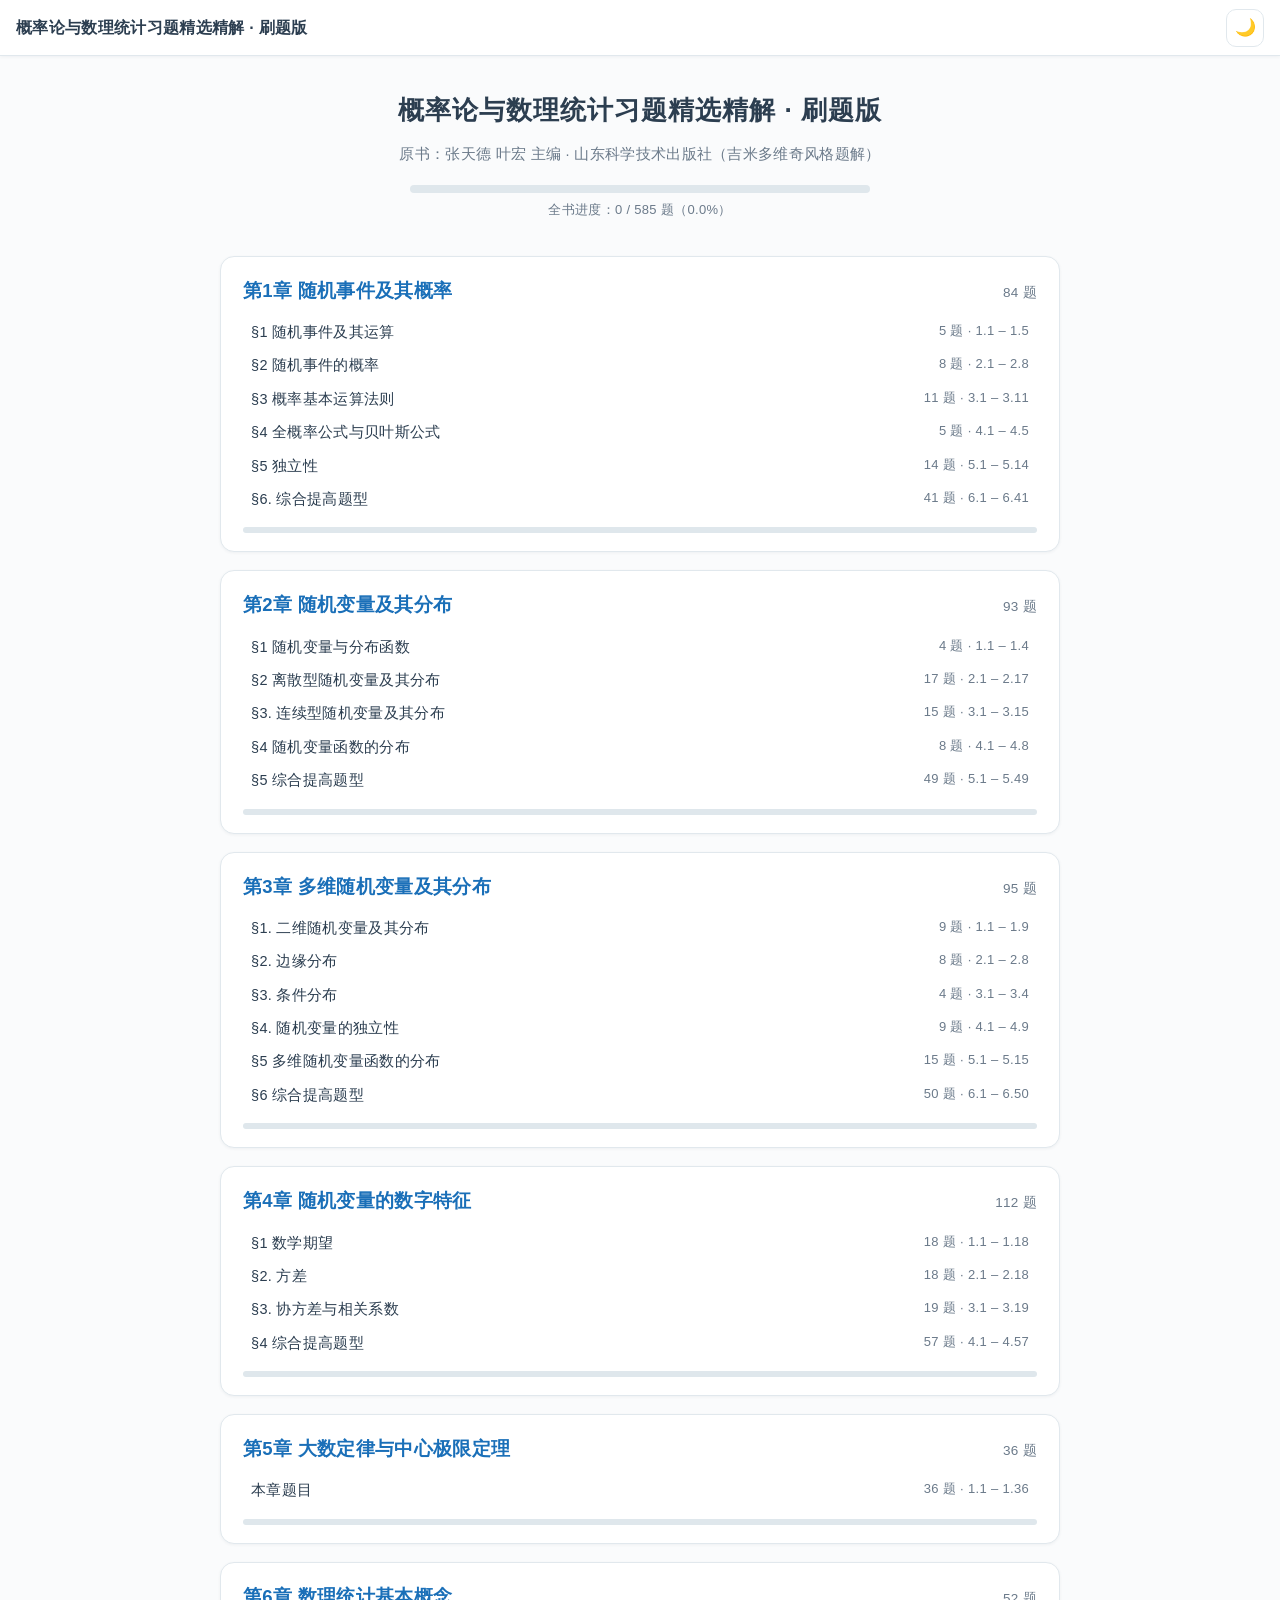
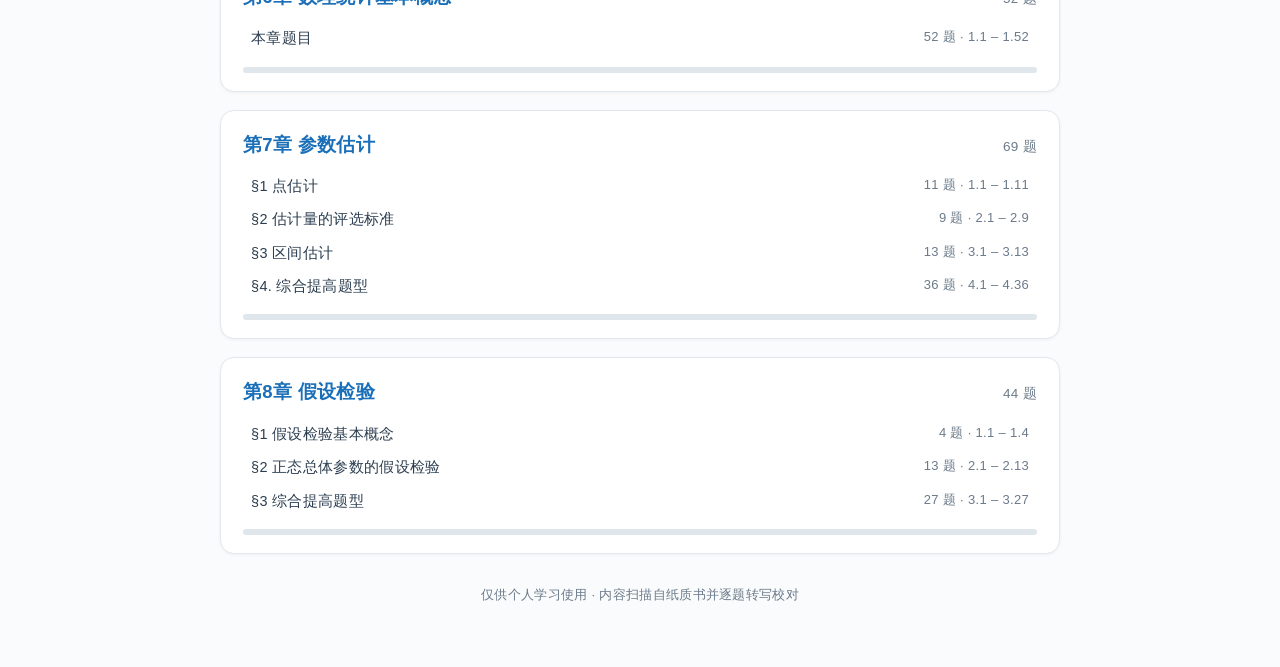
<file: index.html>
<!DOCTYPE html>
<html lang="zh-CN">
<head>
<meta charset="UTF-8">
<meta name="viewport" content="width=device-width, initial-scale=1.0">
<title>概率论与数理统计习题精选精解 · 刷题版</title>
<link rel="stylesheet" href="assets/katex/katex.min.css?v=4">
<link rel="stylesheet" href="assets/style.css?v=4">
</head>
<body data-page="index" data-chapter="">
<header class="topbar"><span class="bar-title">概率论与数理统计习题精选精解 · 刷题版</span><button class="icon-btn" id="themeBtn" title="切换夜间模式">🌙</button></header>
<div class="mask" id="sidebarMask"></div>
<div class="home-wrap">
<div class="book-head"><h1>概率论与数理统计习题精选精解 · 刷题版</h1>
<div class="sub">原书：张天德 叶宏 主编 · 山东科学技术出版社（吉米多维奇风格题解）</div>
<div id="globalProgress"><div class="bar"><i></i></div><div class="txt">全书进度加载中…</div></div></div>
<div class="chapter-list">
<div class="chapter-card" data-chapter="c1" data-total="84"><a class="ch-title" href="chapters/chapter-01.html"><h2>第1章 随机事件及其概率</h2><span class="count">84 题</span></a><div class="sec-tree"><a href="chapters/chapter-01.html#sec-1"><span>§1 随机事件及其运算</span><span class="qn">5 题 · 1.1 – 1.5</span></a><a href="chapters/chapter-01.html#sec-2"><span>§2 随机事件的概率</span><span class="qn">8 题 · 2.1 – 2.8</span></a><a href="chapters/chapter-01.html#sec-3"><span>§3 概率基本运算法则</span><span class="qn">11 题 · 3.1 – 3.11</span></a><a href="chapters/chapter-01.html#sec-4"><span>§4 全概率公式与贝叶斯公式</span><span class="qn">5 题 · 4.1 – 4.5</span></a><a href="chapters/chapter-01.html#sec-5"><span>§5 独立性</span><span class="qn">14 题 · 5.1 – 5.14</span></a><a href="chapters/chapter-01.html#sec-6"><span>§6. 综合提高题型</span><span class="qn">41 题 · 6.1 – 6.41</span></a></div><div class="ch-progress"><i></i></div></div>
<div class="chapter-card" data-chapter="c2" data-total="93"><a class="ch-title" href="chapters/chapter-02.html"><h2>第2章 随机变量及其分布</h2><span class="count">93 题</span></a><div class="sec-tree"><a href="chapters/chapter-02.html#sec-1"><span>§1 随机变量与分布函数</span><span class="qn">4 题 · 1.1 – 1.4</span></a><a href="chapters/chapter-02.html#sec-2"><span>§2 离散型随机变量及其分布</span><span class="qn">17 题 · 2.1 – 2.17</span></a><a href="chapters/chapter-02.html#sec-3"><span>§3. 连续型随机变量及其分布</span><span class="qn">15 题 · 3.1 – 3.15</span></a><a href="chapters/chapter-02.html#sec-4"><span>§4 随机变量函数的分布</span><span class="qn">8 题 · 4.1 – 4.8</span></a><a href="chapters/chapter-02.html#sec-5"><span>§5 综合提高题型</span><span class="qn">49 题 · 5.1 – 5.49</span></a></div><div class="ch-progress"><i></i></div></div>
<div class="chapter-card" data-chapter="c3" data-total="95"><a class="ch-title" href="chapters/chapter-03.html"><h2>第3章 多维随机变量及其分布</h2><span class="count">95 题</span></a><div class="sec-tree"><a href="chapters/chapter-03.html#sec-1"><span>§1. 二维随机变量及其分布</span><span class="qn">9 题 · 1.1 – 1.9</span></a><a href="chapters/chapter-03.html#sec-2"><span>§2. 边缘分布</span><span class="qn">8 题 · 2.1 – 2.8</span></a><a href="chapters/chapter-03.html#sec-3"><span>§3. 条件分布</span><span class="qn">4 题 · 3.1 – 3.4</span></a><a href="chapters/chapter-03.html#sec-4"><span>§4. 随机变量的独立性</span><span class="qn">9 题 · 4.1 – 4.9</span></a><a href="chapters/chapter-03.html#sec-5"><span>§5 多维随机变量函数的分布</span><span class="qn">15 题 · 5.1 – 5.15</span></a><a href="chapters/chapter-03.html#sec-6"><span>§6 综合提高题型</span><span class="qn">50 题 · 6.1 – 6.50</span></a></div><div class="ch-progress"><i></i></div></div>
<div class="chapter-card" data-chapter="c4" data-total="112"><a class="ch-title" href="chapters/chapter-04.html"><h2>第4章 随机变量的数字特征</h2><span class="count">112 题</span></a><div class="sec-tree"><a href="chapters/chapter-04.html#sec-1"><span>§1 数学期望</span><span class="qn">18 题 · 1.1 – 1.18</span></a><a href="chapters/chapter-04.html#sec-2"><span>§2. 方差</span><span class="qn">18 题 · 2.1 – 2.18</span></a><a href="chapters/chapter-04.html#sec-3"><span>§3. 协方差与相关系数</span><span class="qn">19 题 · 3.1 – 3.19</span></a><a href="chapters/chapter-04.html#sec-4"><span>§4 综合提高题型</span><span class="qn">57 题 · 4.1 – 4.57</span></a></div><div class="ch-progress"><i></i></div></div>
<div class="chapter-card" data-chapter="c5" data-total="36"><a class="ch-title" href="chapters/chapter-05.html"><h2>第5章 大数定律与中心极限定理</h2><span class="count">36 题</span></a><div class="sec-tree"><a href="chapters/chapter-05.html#sec-1"><span>本章题目</span><span class="qn">36 题 · 1.1 – 1.36</span></a></div><div class="ch-progress"><i></i></div></div>
<div class="chapter-card" data-chapter="c6" data-total="52"><a class="ch-title" href="chapters/chapter-06.html"><h2>第6章 数理统计基本概念</h2><span class="count">52 题</span></a><div class="sec-tree"><a href="chapters/chapter-06.html#sec-1"><span>本章题目</span><span class="qn">52 题 · 1.1 – 1.52</span></a></div><div class="ch-progress"><i></i></div></div>
<div class="chapter-card" data-chapter="c7" data-total="69"><a class="ch-title" href="chapters/chapter-07.html"><h2>第7章 参数估计</h2><span class="count">69 题</span></a><div class="sec-tree"><a href="chapters/chapter-07.html#sec-1"><span>§1 点估计</span><span class="qn">11 题 · 1.1 – 1.11</span></a><a href="chapters/chapter-07.html#sec-2"><span>§2 估计量的评选标准</span><span class="qn">9 题 · 2.1 – 2.9</span></a><a href="chapters/chapter-07.html#sec-3"><span>§3 区间估计</span><span class="qn">13 题 · 3.1 – 3.13</span></a><a href="chapters/chapter-07.html#sec-4"><span>§4. 综合提高题型</span><span class="qn">36 题 · 4.1 – 4.36</span></a></div><div class="ch-progress"><i></i></div></div>
<div class="chapter-card" data-chapter="c8" data-total="44"><a class="ch-title" href="chapters/chapter-08.html"><h2>第8章 假设检验</h2><span class="count">44 题</span></a><div class="sec-tree"><a href="chapters/chapter-08.html#sec-1"><span>§1 假设检验基本概念</span><span class="qn">4 题 · 1.1 – 1.4</span></a><a href="chapters/chapter-08.html#sec-2"><span>§2 正态总体参数的假设检验</span><span class="qn">13 题 · 2.1 – 2.13</span></a><a href="chapters/chapter-08.html#sec-3"><span>§3 综合提高题型</span><span class="qn">27 题 · 3.1 – 3.27</span></a></div><div class="ch-progress"><i></i></div></div>
</div>
<footer style="margin-top:30px;text-align:center;color:var(--text-soft);font-size:13px;">仅供个人学习使用 · 内容扫描自纸质书并逐题转写校对</footer></div><script src="assets/katex/katex.min.js?v=4"></script>
<script src="assets/katex/auto-render.min.js?v=4"></script>
<script src="assets/script.js?v=4"></script>
</body>
</html>
</file>
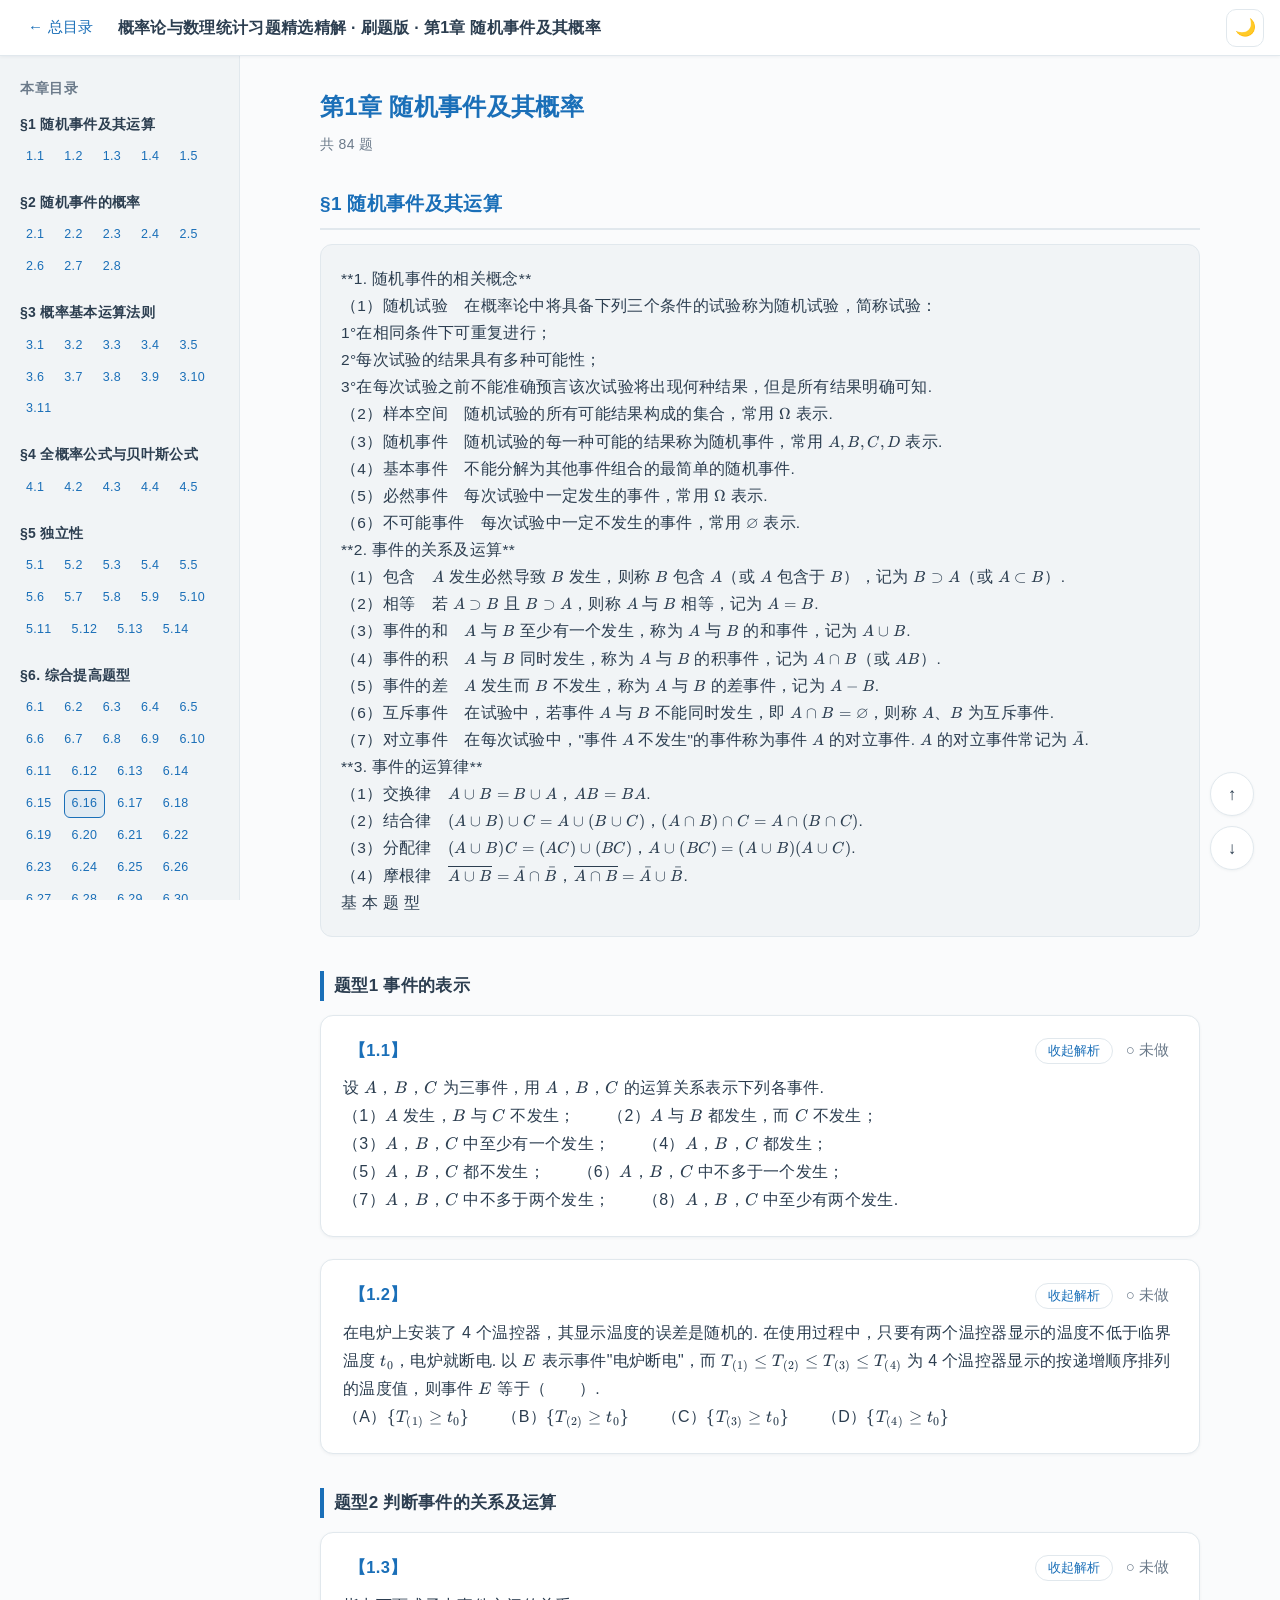
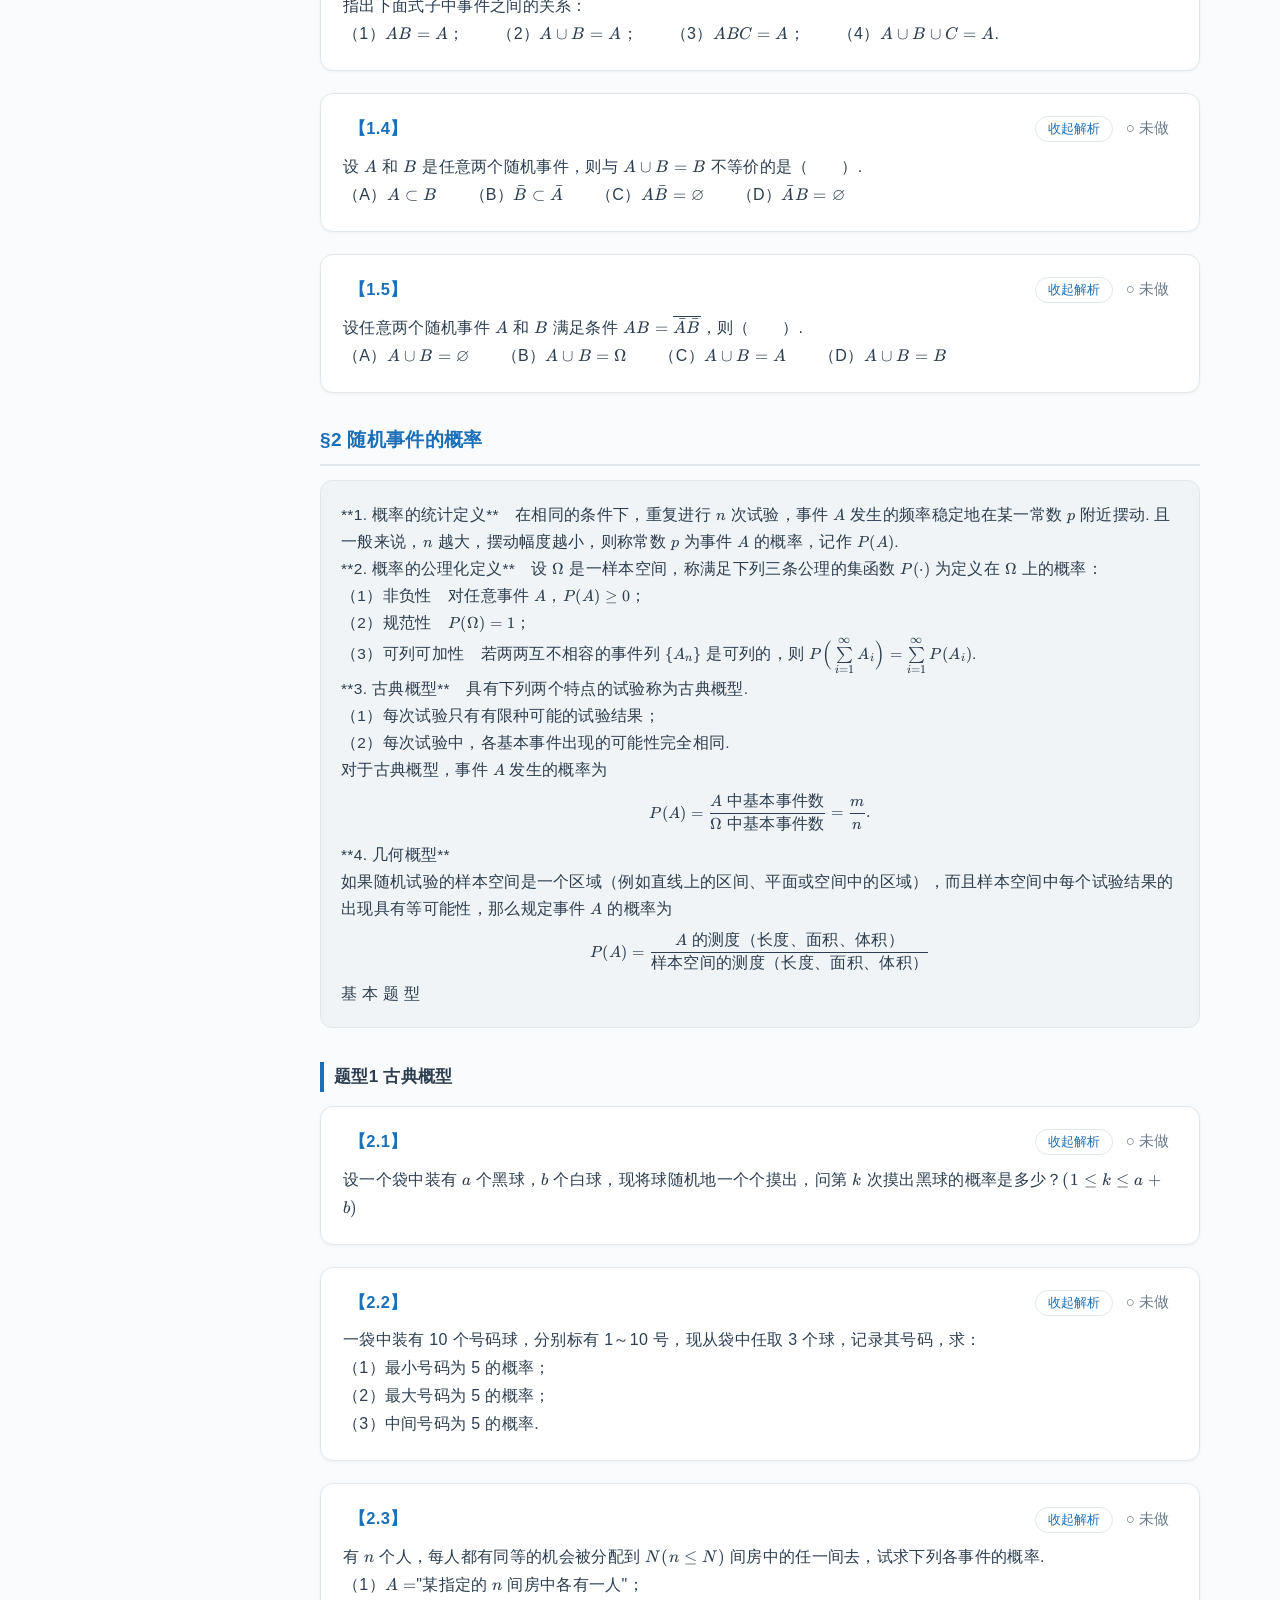
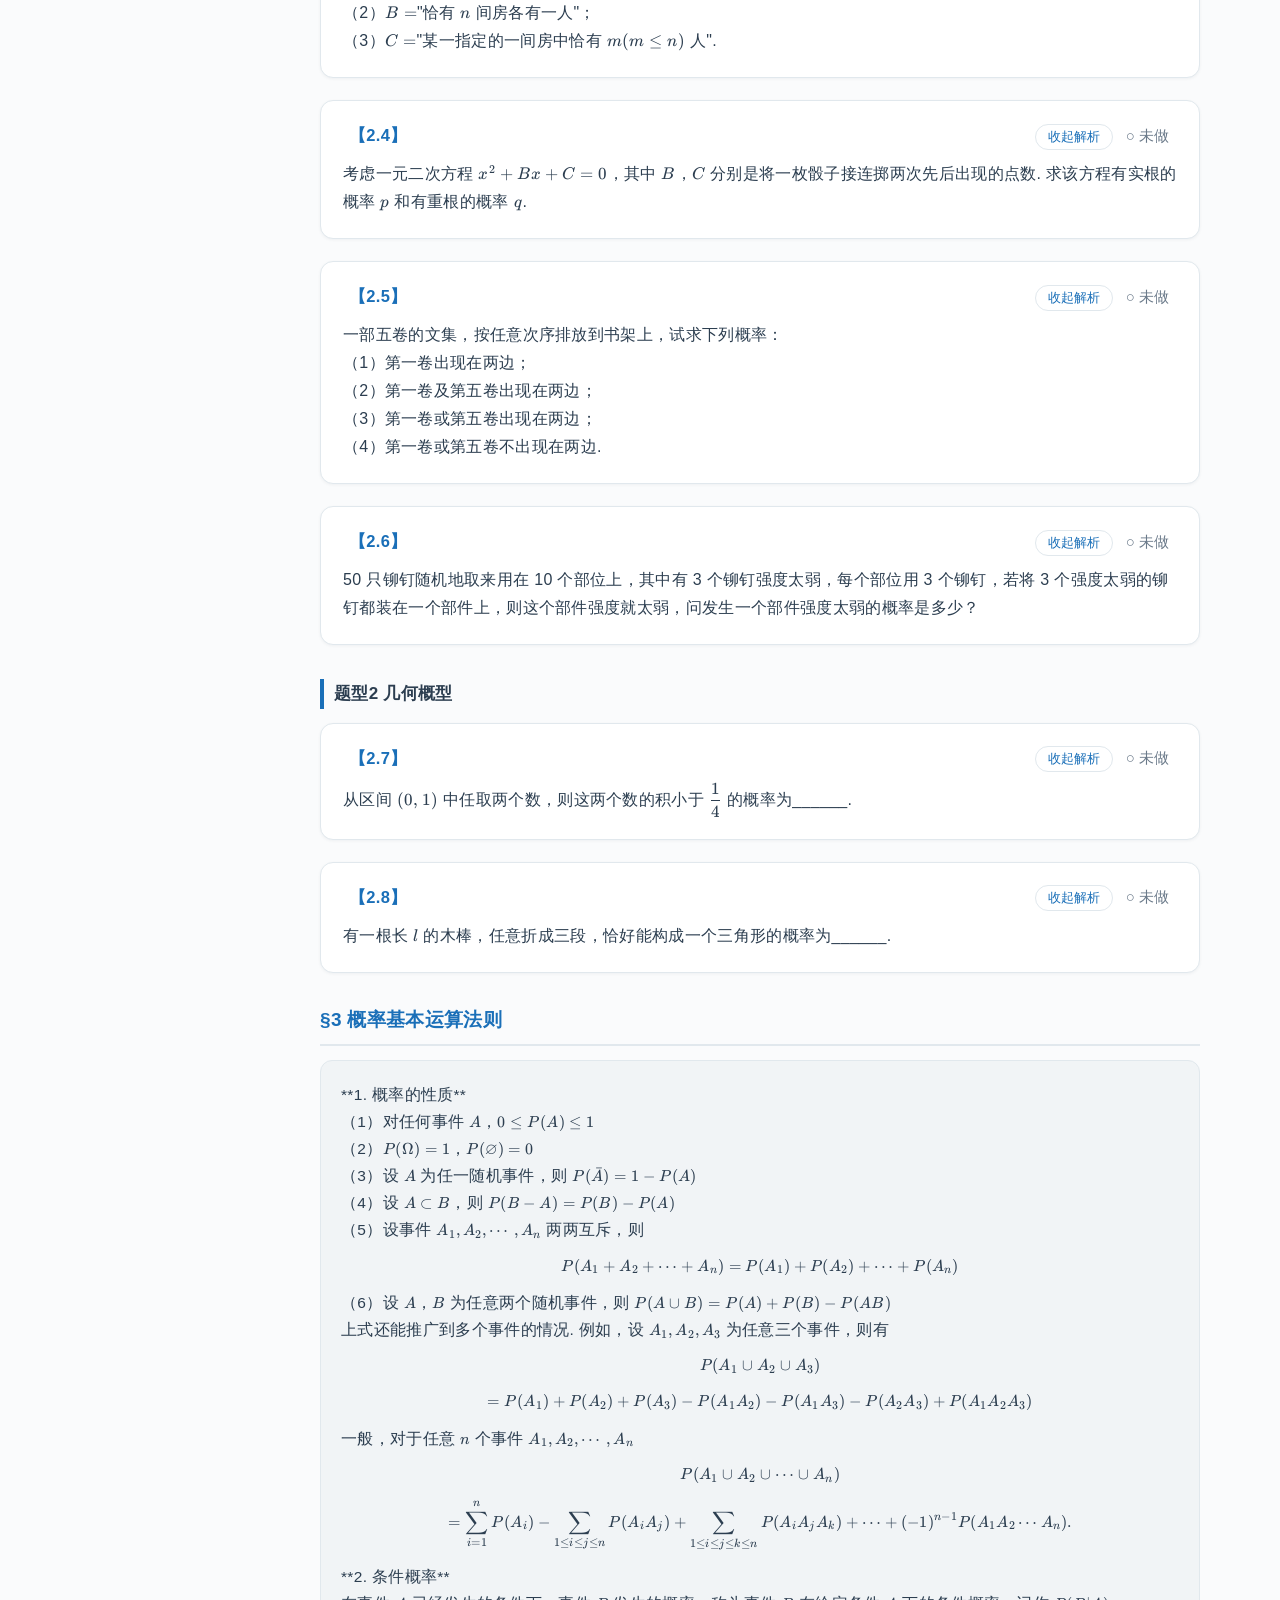
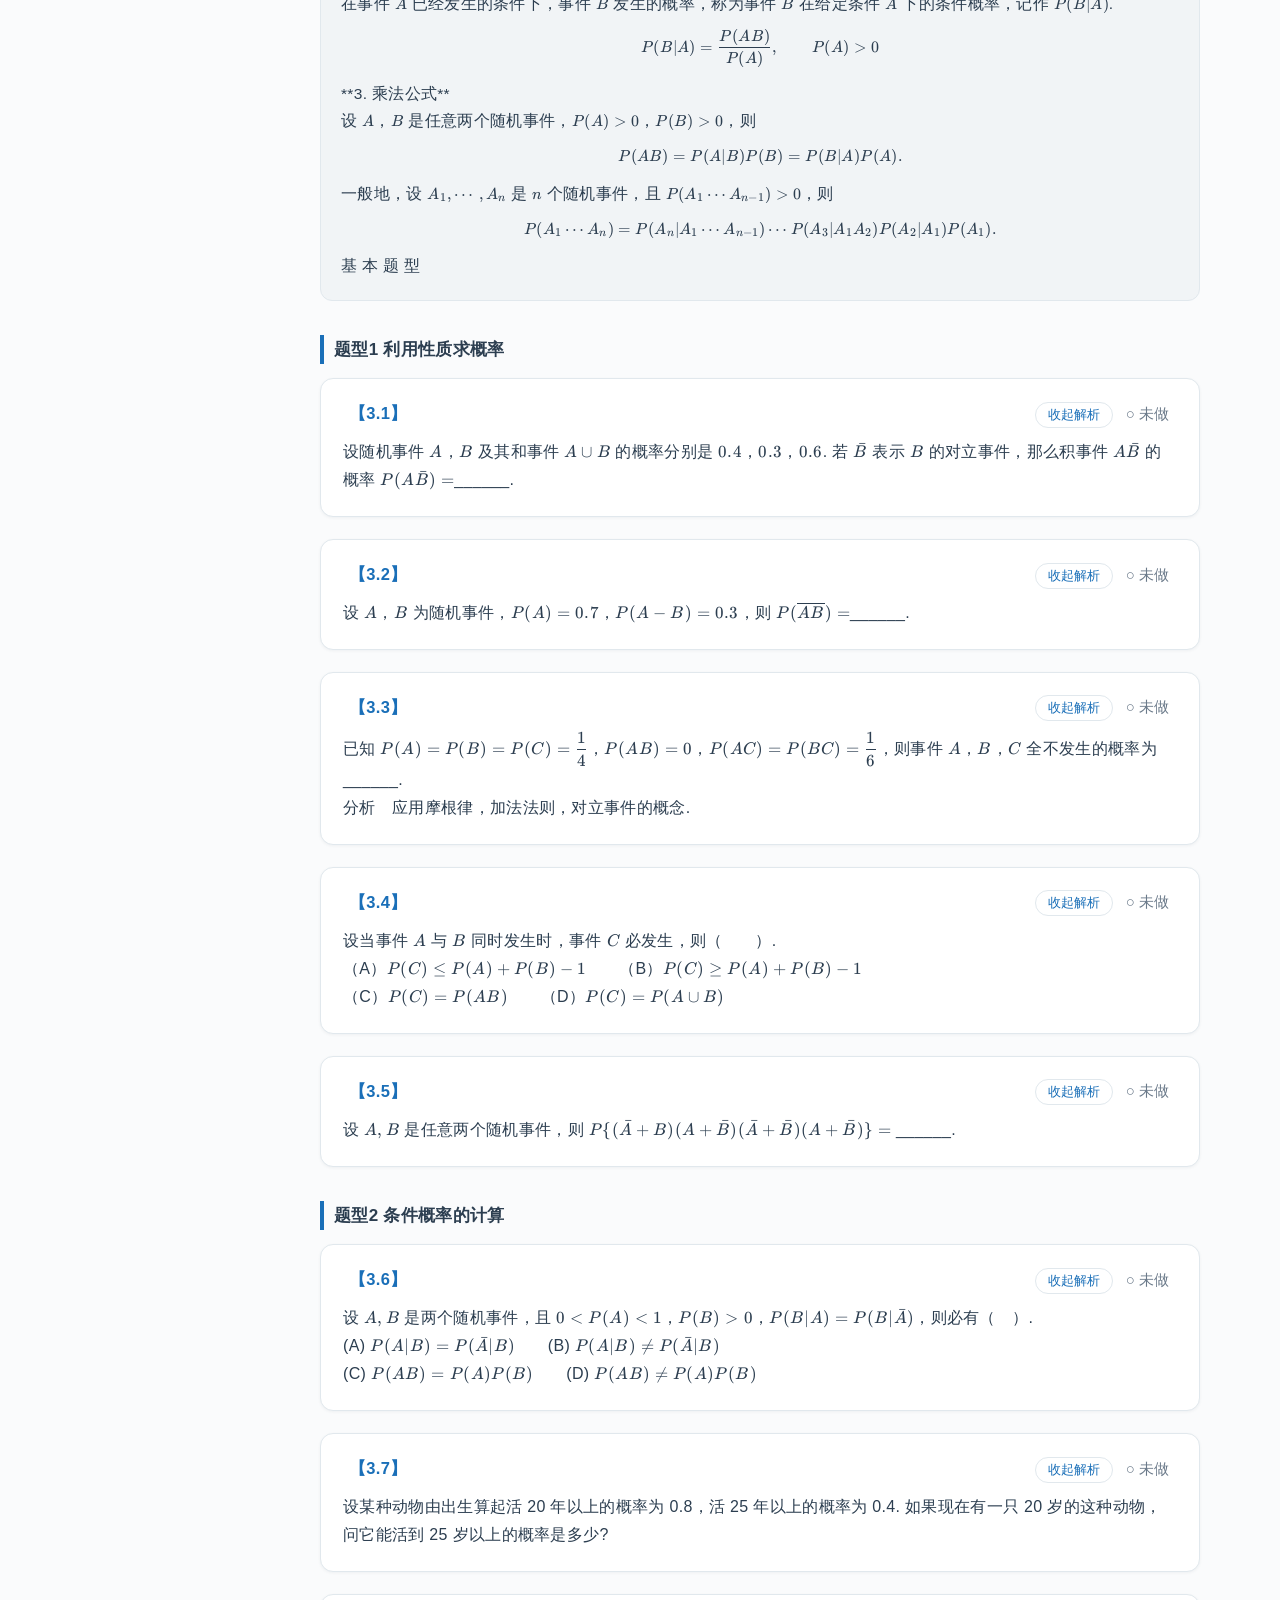
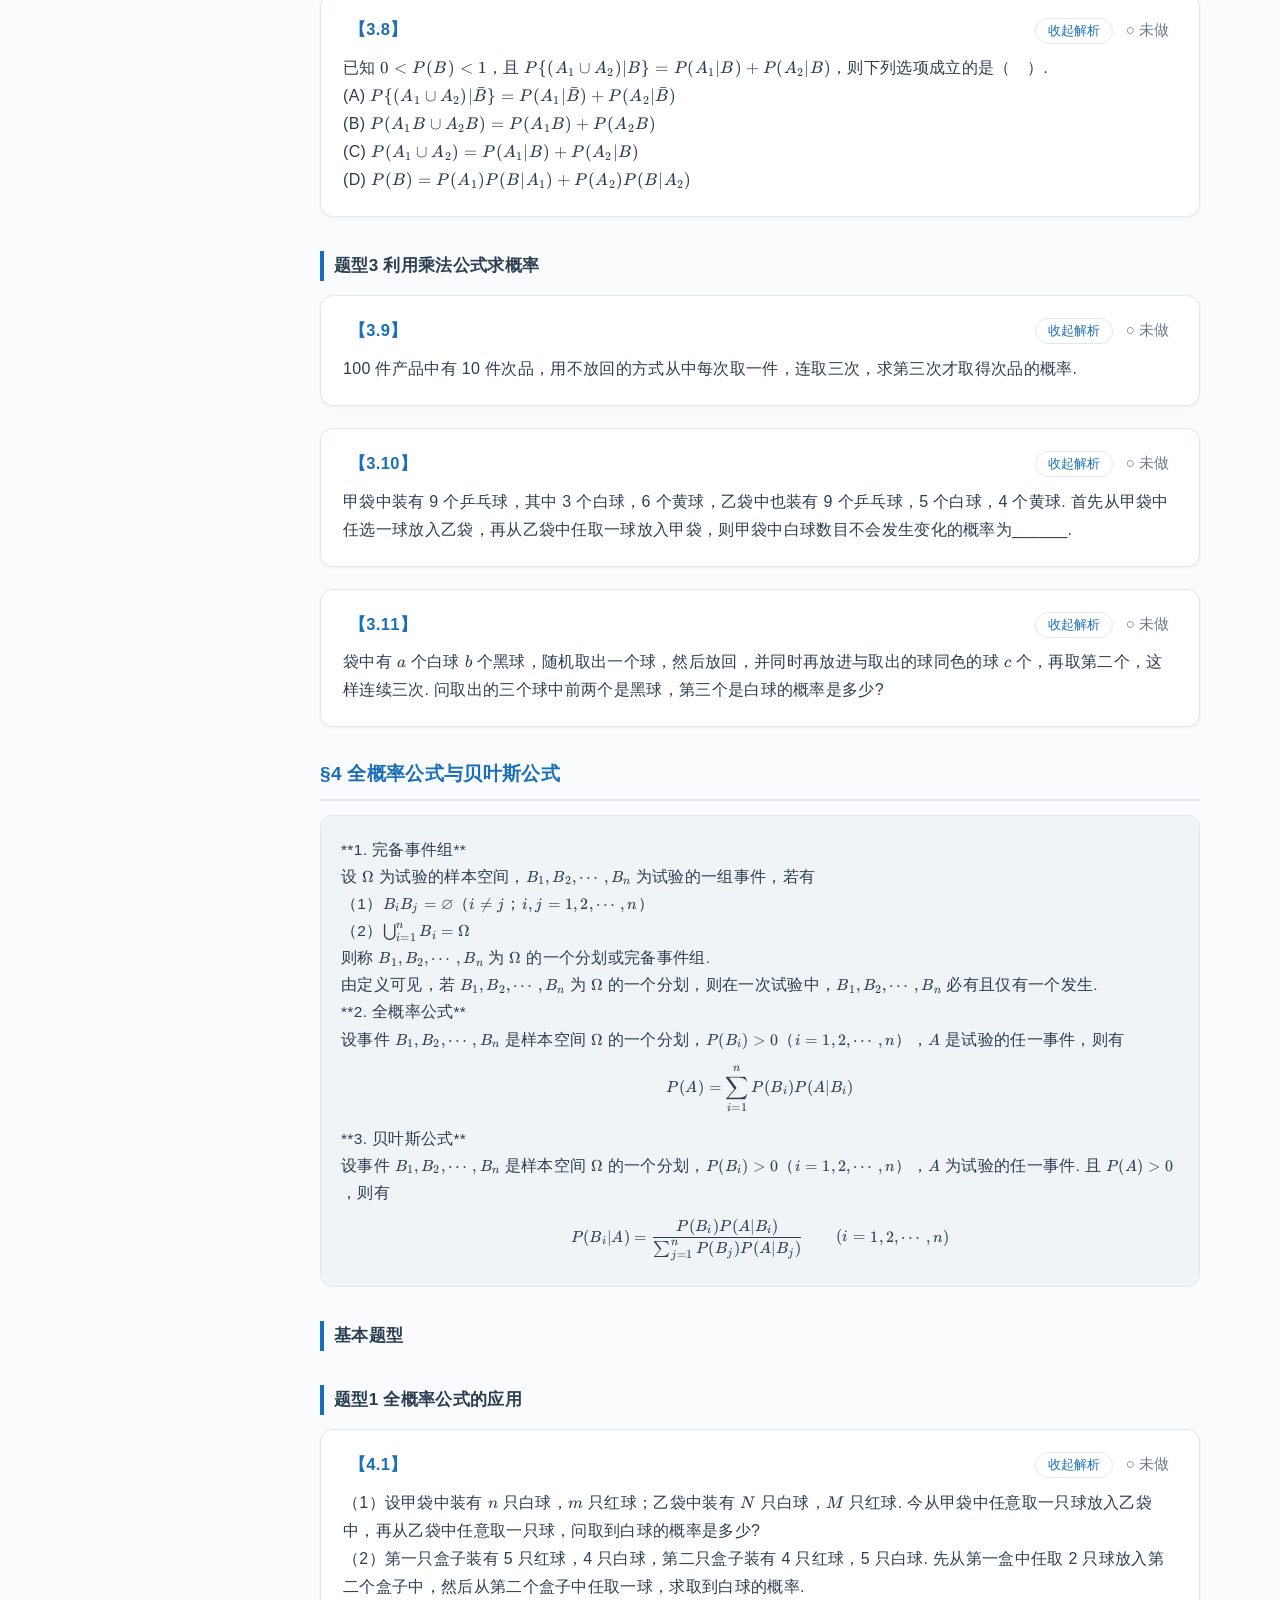
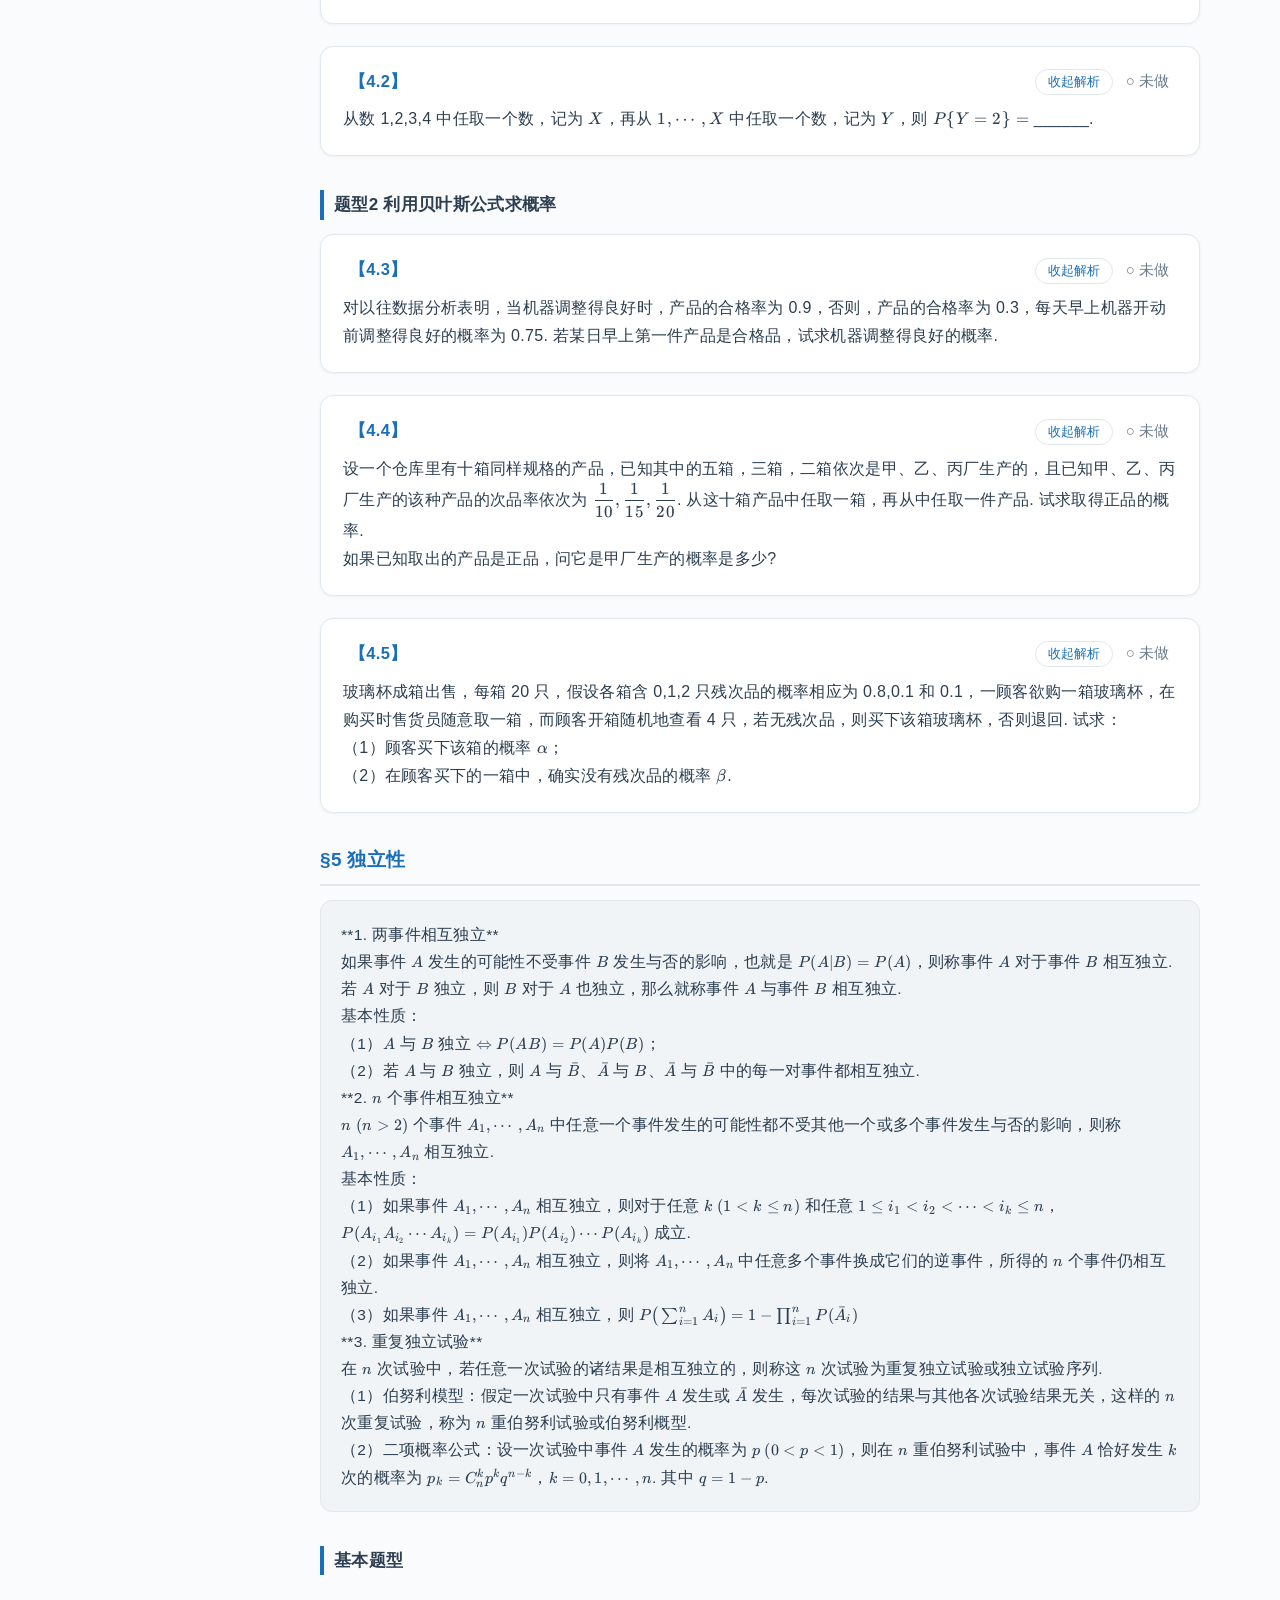
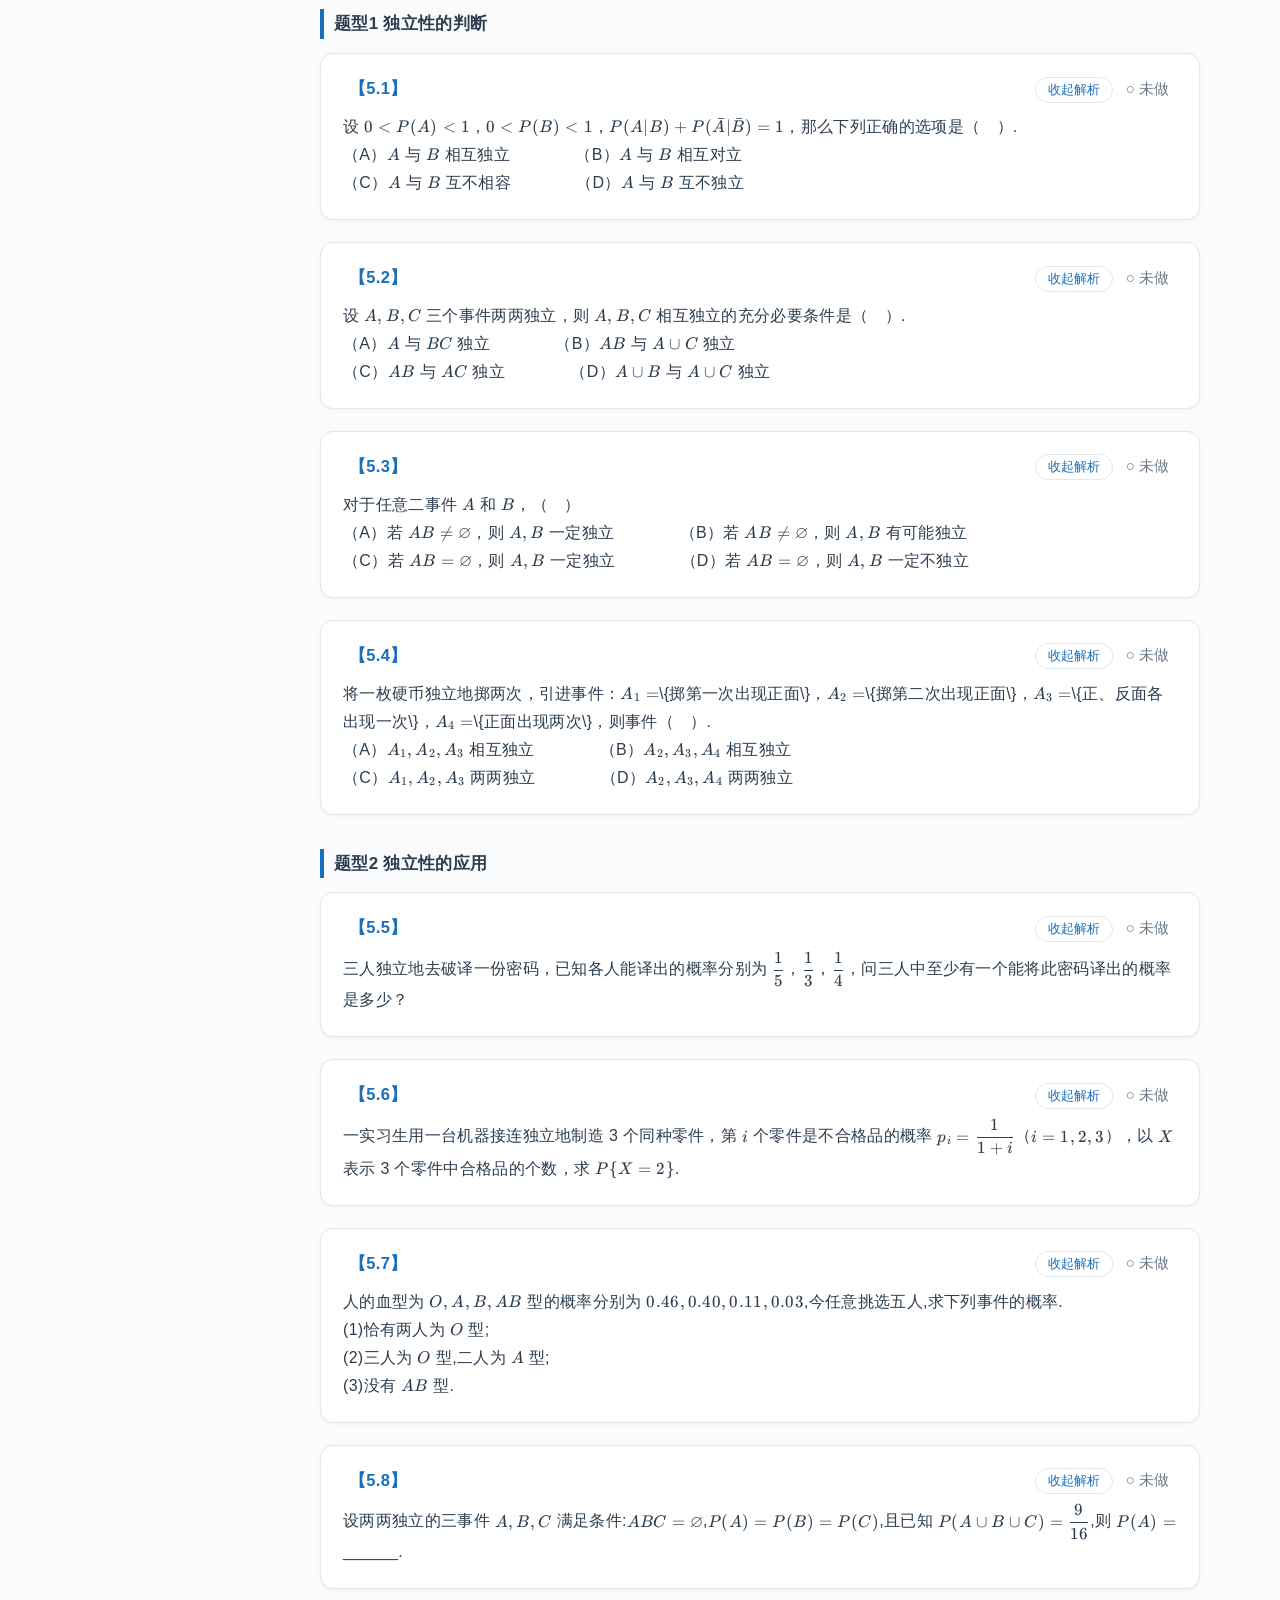
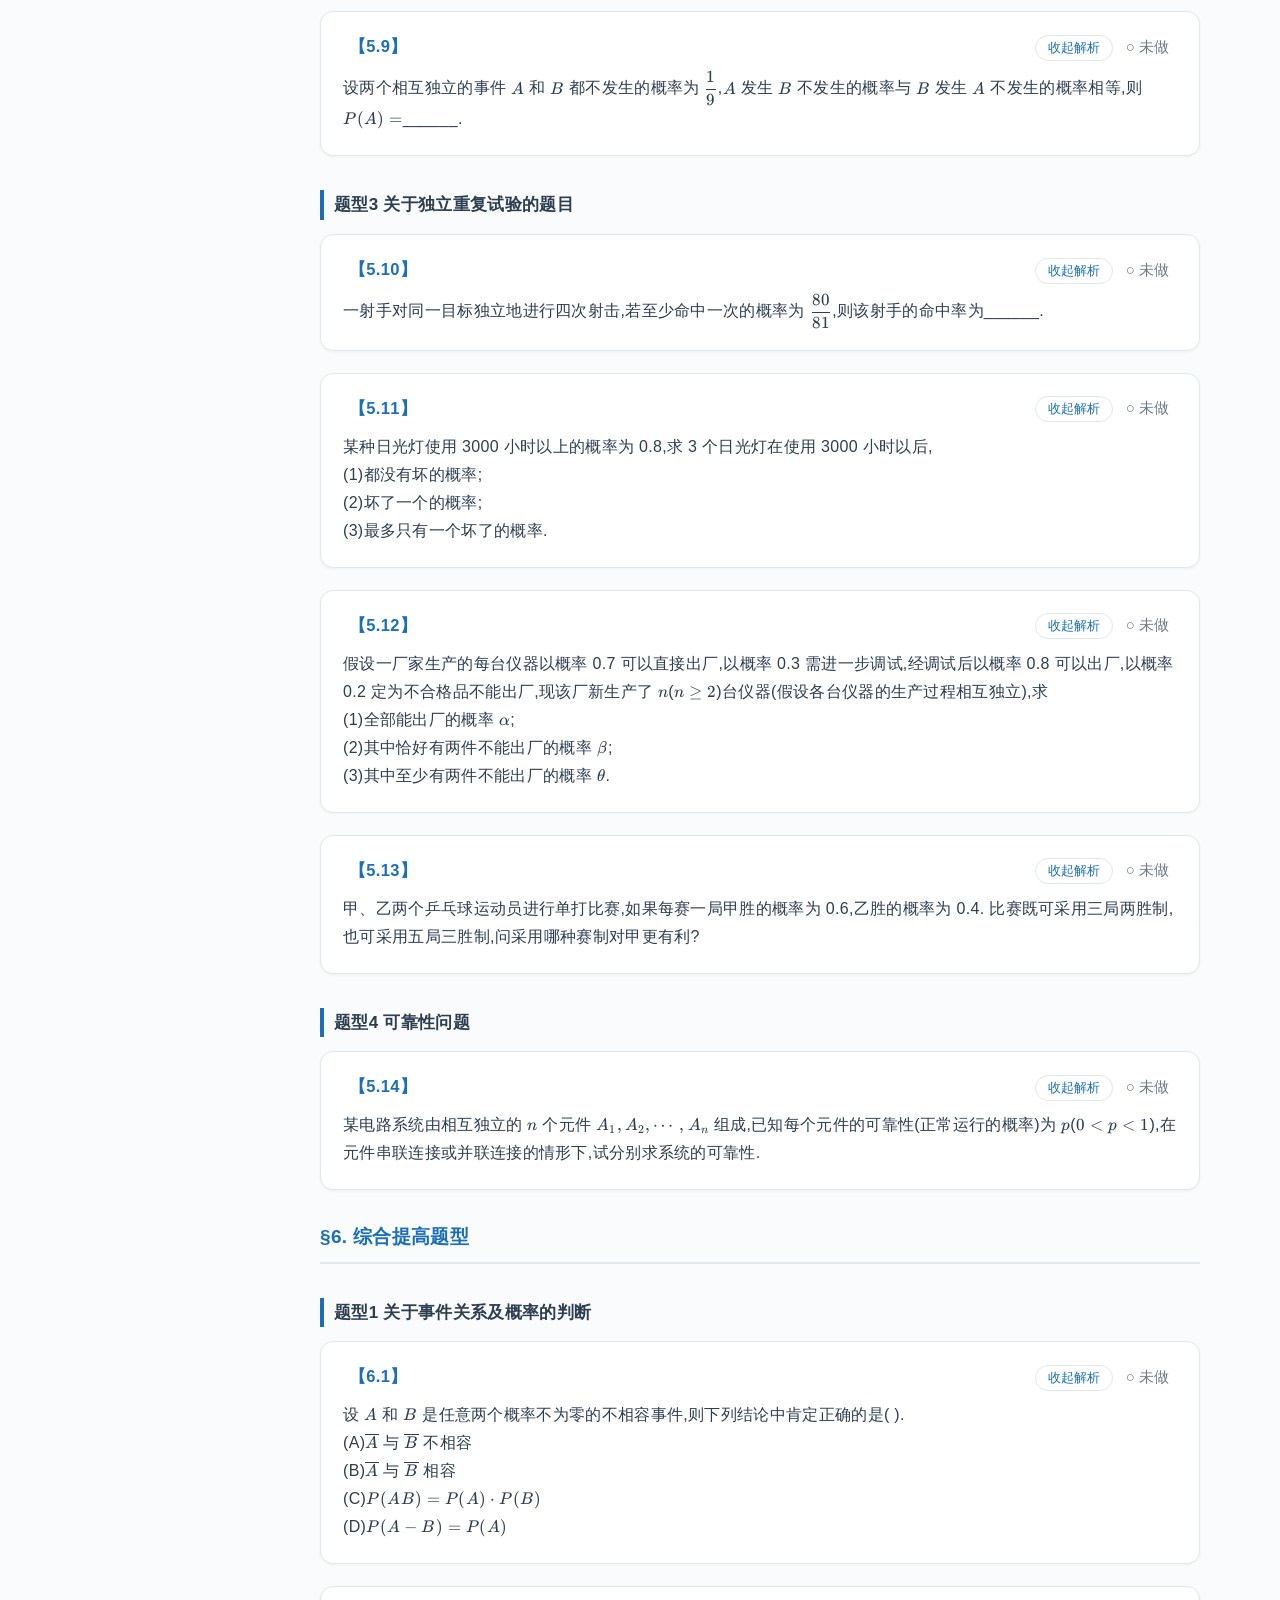
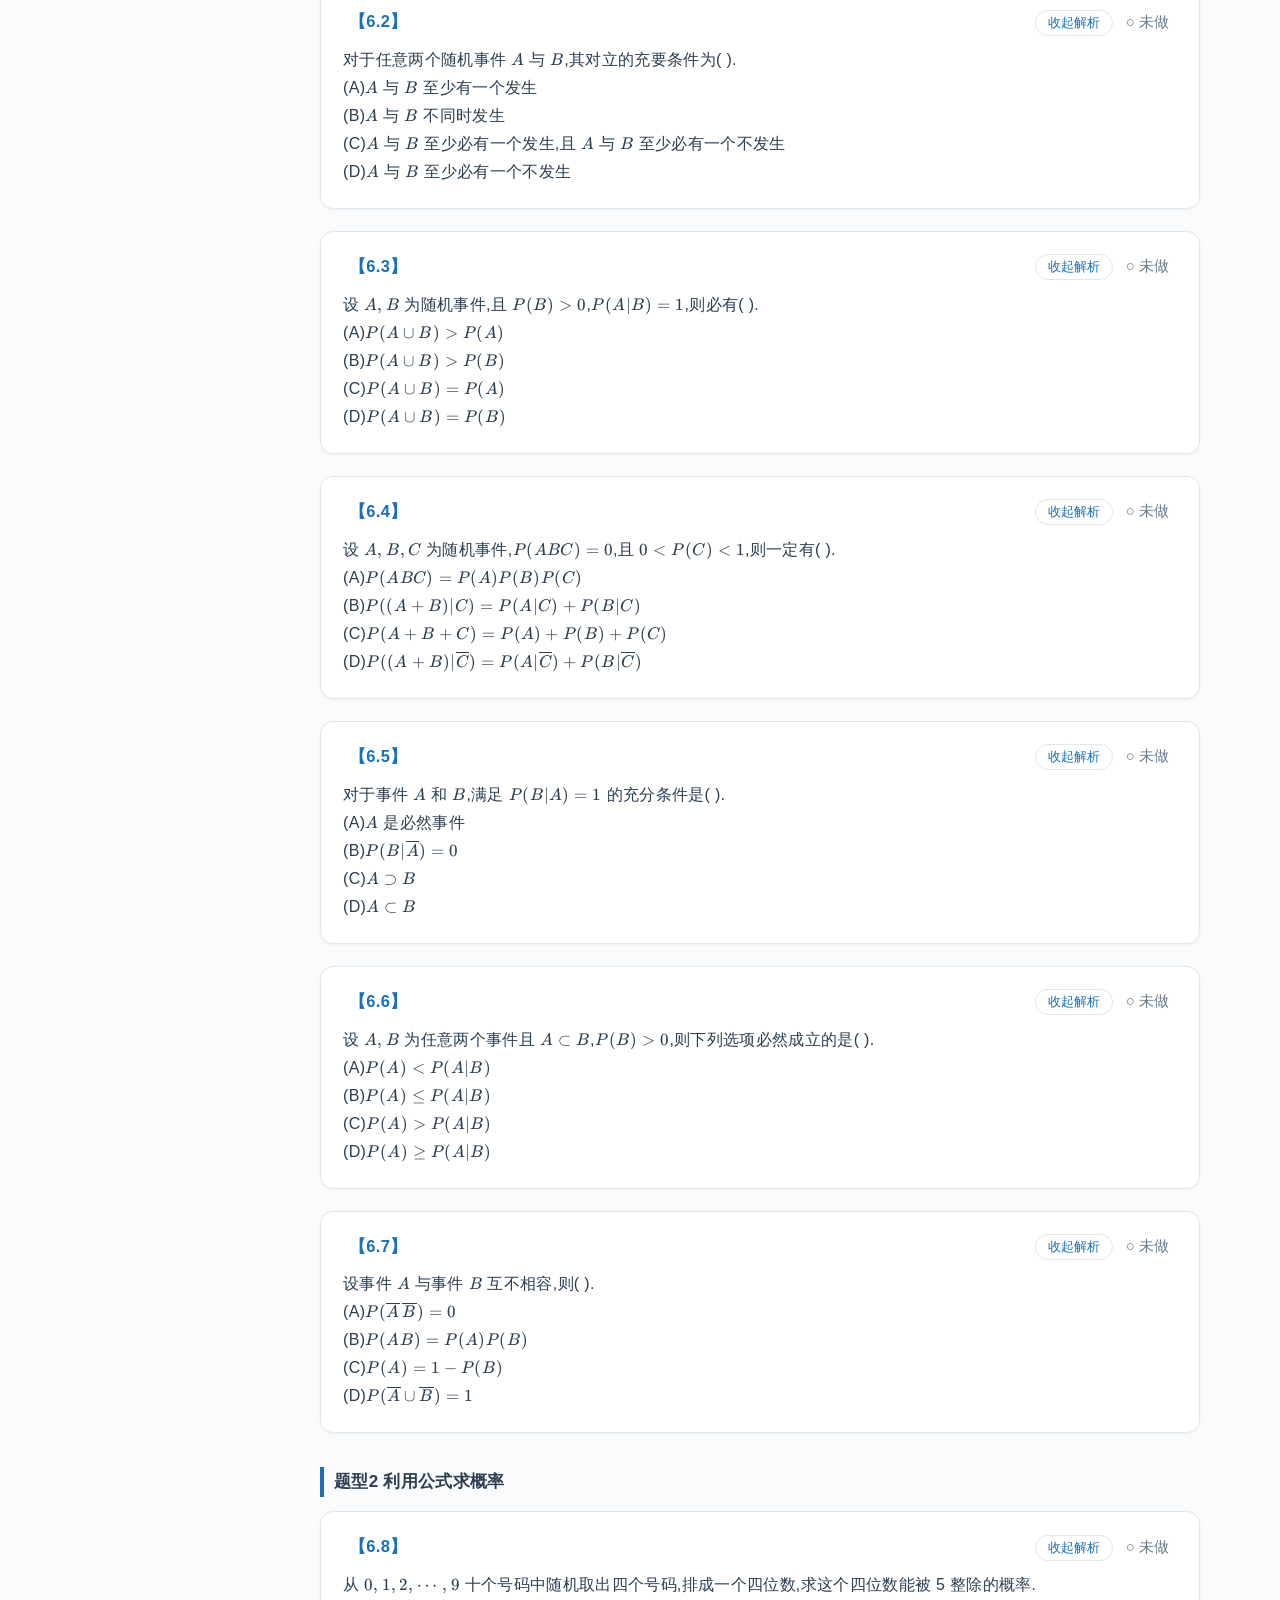
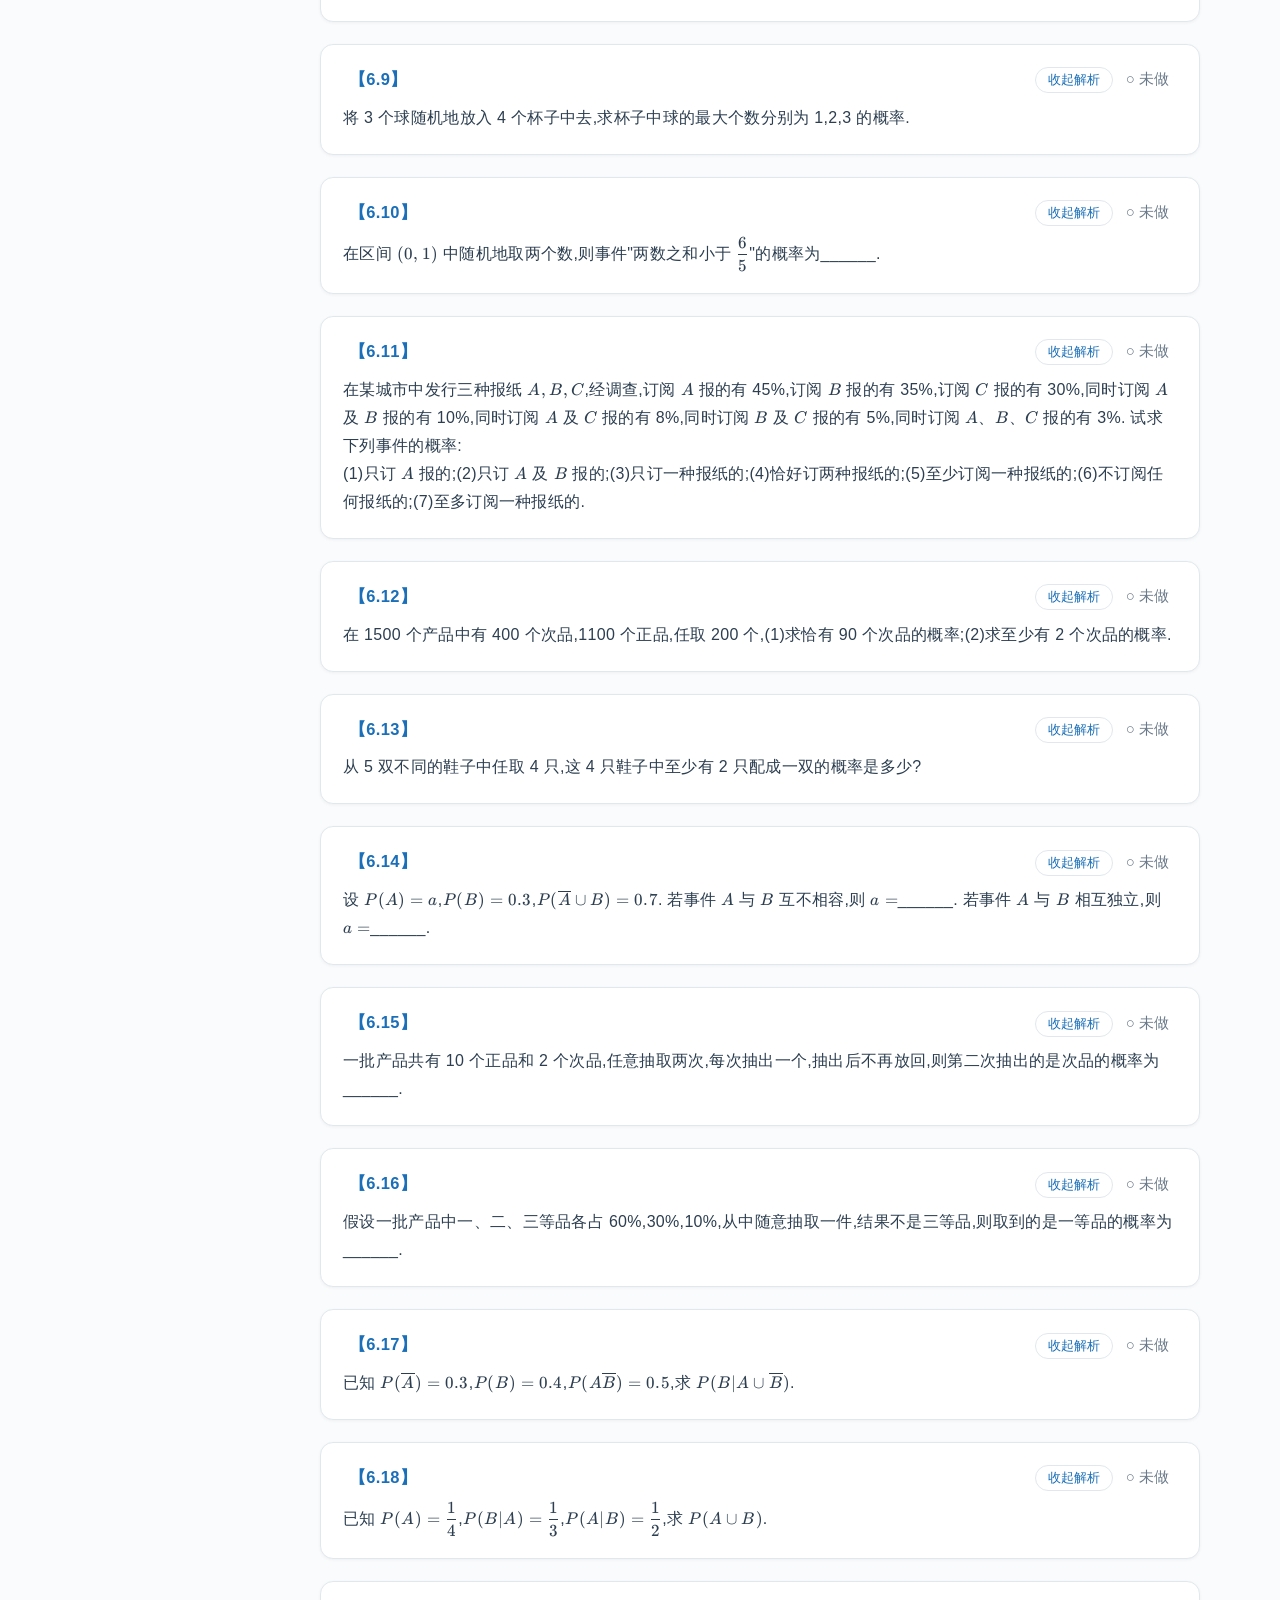
<file: chapters/chapter-01.html>
<!DOCTYPE html>
<html lang="zh-CN">
<head>
<meta charset="UTF-8">
<meta name="viewport" content="width=device-width, initial-scale=1.0">
<title>第1章 随机事件及其概率 · 概率论与数理统计习题精选精解 · 刷题版</title>
<link rel="stylesheet" href="../assets/katex/katex.min.css?v=4">
<link rel="stylesheet" href="../assets/style.css?v=4">
</head>
<body data-page="chapter" data-chapter="c1">
<header class="topbar"><button class="icon-btn" id="menuBtn" title="目录">☰</button><a class="back-home" href="../index.html">← 总目录</a><span class="bar-title">概率论与数理统计习题精选精解 · 刷题版 · 第1章 随机事件及其概率</span><button class="icon-btn" id="themeBtn" title="切换夜间模式">🌙</button></header>
<div class="mask" id="sidebarMask"></div>
<div class="layout">
<aside class="sidebar" id="sidebar">
<h3>本章目录</h3>
<div class="sec-group">
<a class="sec-name" href="#sec-1">§1 随机事件及其运算</a>
<div class="q-links">
<a href="#q-1-1" data-qid="c1-1.1">1.1</a>
<a href="#q-1-2" data-qid="c1-1.2">1.2</a>
<a href="#q-1-3" data-qid="c1-1.3">1.3</a>
<a href="#q-1-4" data-qid="c1-1.4">1.4</a>
<a href="#q-1-5" data-qid="c1-1.5">1.5</a>
</div></div>
<div class="sec-group">
<a class="sec-name" href="#sec-2">§2 随机事件的概率</a>
<div class="q-links">
<a href="#q-2-1" data-qid="c1-2.1">2.1</a>
<a href="#q-2-2" data-qid="c1-2.2">2.2</a>
<a href="#q-2-3" data-qid="c1-2.3">2.3</a>
<a href="#q-2-4" data-qid="c1-2.4">2.4</a>
<a href="#q-2-5" data-qid="c1-2.5">2.5</a>
<a href="#q-2-6" data-qid="c1-2.6">2.6</a>
<a href="#q-2-7" data-qid="c1-2.7">2.7</a>
<a href="#q-2-8" data-qid="c1-2.8">2.8</a>
</div></div>
<div class="sec-group">
<a class="sec-name" href="#sec-3">§3 概率基本运算法则</a>
<div class="q-links">
<a href="#q-3-1" data-qid="c1-3.1">3.1</a>
<a href="#q-3-2" data-qid="c1-3.2">3.2</a>
<a href="#q-3-3" data-qid="c1-3.3">3.3</a>
<a href="#q-3-4" data-qid="c1-3.4">3.4</a>
<a href="#q-3-5" data-qid="c1-3.5">3.5</a>
<a href="#q-3-6" data-qid="c1-3.6">3.6</a>
<a href="#q-3-7" data-qid="c1-3.7">3.7</a>
<a href="#q-3-8" data-qid="c1-3.8">3.8</a>
<a href="#q-3-9" data-qid="c1-3.9">3.9</a>
<a href="#q-3-10" data-qid="c1-3.10">3.10</a>
<a href="#q-3-11" data-qid="c1-3.11">3.11</a>
</div></div>
<div class="sec-group">
<a class="sec-name" href="#sec-4">§4 全概率公式与贝叶斯公式</a>
<div class="q-links">
<a href="#q-4-1" data-qid="c1-4.1">4.1</a>
<a href="#q-4-2" data-qid="c1-4.2">4.2</a>
<a href="#q-4-3" data-qid="c1-4.3">4.3</a>
<a href="#q-4-4" data-qid="c1-4.4">4.4</a>
<a href="#q-4-5" data-qid="c1-4.5">4.5</a>
</div></div>
<div class="sec-group">
<a class="sec-name" href="#sec-5">§5 独立性</a>
<div class="q-links">
<a href="#q-5-1" data-qid="c1-5.1">5.1</a>
<a href="#q-5-2" data-qid="c1-5.2">5.2</a>
<a href="#q-5-3" data-qid="c1-5.3">5.3</a>
<a href="#q-5-4" data-qid="c1-5.4">5.4</a>
<a href="#q-5-5" data-qid="c1-5.5">5.5</a>
<a href="#q-5-6" data-qid="c1-5.6">5.6</a>
<a href="#q-5-7" data-qid="c1-5.7">5.7</a>
<a href="#q-5-8" data-qid="c1-5.8">5.8</a>
<a href="#q-5-9" data-qid="c1-5.9">5.9</a>
<a href="#q-5-10" data-qid="c1-5.10">5.10</a>
<a href="#q-5-11" data-qid="c1-5.11">5.11</a>
<a href="#q-5-12" data-qid="c1-5.12">5.12</a>
<a href="#q-5-13" data-qid="c1-5.13">5.13</a>
<a href="#q-5-14" data-qid="c1-5.14">5.14</a>
</div></div>
<div class="sec-group">
<a class="sec-name" href="#sec-6">§6. 综合提高题型</a>
<div class="q-links">
<a href="#q-6-1" data-qid="c1-6.1">6.1</a>
<a href="#q-6-2" data-qid="c1-6.2">6.2</a>
<a href="#q-6-3" data-qid="c1-6.3">6.3</a>
<a href="#q-6-4" data-qid="c1-6.4">6.4</a>
<a href="#q-6-5" data-qid="c1-6.5">6.5</a>
<a href="#q-6-6" data-qid="c1-6.6">6.6</a>
<a href="#q-6-7" data-qid="c1-6.7">6.7</a>
<a href="#q-6-8" data-qid="c1-6.8">6.8</a>
<a href="#q-6-9" data-qid="c1-6.9">6.9</a>
<a href="#q-6-10" data-qid="c1-6.10">6.10</a>
<a href="#q-6-11" data-qid="c1-6.11">6.11</a>
<a href="#q-6-12" data-qid="c1-6.12">6.12</a>
<a href="#q-6-13" data-qid="c1-6.13">6.13</a>
<a href="#q-6-14" data-qid="c1-6.14">6.14</a>
<a href="#q-6-15" data-qid="c1-6.15">6.15</a>
<a href="#q-6-16" data-qid="c1-6.16">6.16</a>
<a href="#q-6-17" data-qid="c1-6.17">6.17</a>
<a href="#q-6-18" data-qid="c1-6.18">6.18</a>
<a href="#q-6-19" data-qid="c1-6.19">6.19</a>
<a href="#q-6-20" data-qid="c1-6.20">6.20</a>
<a href="#q-6-21" data-qid="c1-6.21">6.21</a>
<a href="#q-6-22" data-qid="c1-6.22">6.22</a>
<a href="#q-6-23" data-qid="c1-6.23">6.23</a>
<a href="#q-6-24" data-qid="c1-6.24">6.24</a>
<a href="#q-6-25" data-qid="c1-6.25">6.25</a>
<a href="#q-6-26" data-qid="c1-6.26">6.26</a>
<a href="#q-6-27" data-qid="c1-6.27">6.27</a>
<a href="#q-6-28" data-qid="c1-6.28">6.28</a>
<a href="#q-6-29" data-qid="c1-6.29">6.29</a>
<a href="#q-6-30" data-qid="c1-6.30">6.30</a>
<a href="#q-6-31" data-qid="c1-6.31">6.31</a>
<a href="#q-6-32" data-qid="c1-6.32">6.32</a>
<a href="#q-6-33" data-qid="c1-6.33">6.33</a>
<a href="#q-6-34" data-qid="c1-6.34">6.34</a>
<a href="#q-6-35" data-qid="c1-6.35">6.35</a>
<a href="#q-6-36" data-qid="c1-6.36">6.36</a>
<a href="#q-6-37" data-qid="c1-6.37">6.37</a>
<a href="#q-6-38" data-qid="c1-6.38">6.38</a>
<a href="#q-6-39" data-qid="c1-6.39">6.39</a>
<a href="#q-6-40" data-qid="c1-6.40">6.40</a>
<a href="#q-6-41" data-qid="c1-6.41">6.41</a>
</div></div>
</aside>
<main class="main"><div class="content">
<div class="chapter-head"><h1>第1章 随机事件及其概率</h1><div class="meta">共 84 题</div></div>
<h2 class="sec-title" id="sec-1">§1 随机事件及其运算</h2>
<div class="know-box"><p>**1. 随机事件的相关概念**<br>（1）随机试验　在概率论中将具备下列三个条件的试验称为随机试验，简称试验：<br>1°在相同条件下可重复进行；<br>2°每次试验的结果具有多种可能性；<br>3°在每次试验之前不能准确预言该次试验将出现何种结果，但是所有结果明确可知.<br>（2）样本空间　随机试验的所有可能结果构成的集合，常用 $\Omega$ 表示.<br>（3）随机事件　随机试验的每一种可能的结果称为随机事件，常用 $A,B,C,D$ 表示.<br>（4）基本事件　不能分解为其他事件组合的最简单的随机事件.<br>（5）必然事件　每次试验中一定发生的事件，常用 $\Omega$ 表示.<br>（6）不可能事件　每次试验中一定不发生的事件，常用 $\varnothing$ 表示.<br>**2. 事件的关系及运算**<br>（1）包含　$A$ 发生必然导致 $B$ 发生，则称 $B$ 包含 $A$（或 $A$ 包含于 $B$），记为 $B\supset A$（或 $A\subset B$）.<br>（2）相等　若 $A\supset B$ 且 $B\supset A$，则称 $A$ 与 $B$ 相等，记为 $A=B$.<br>（3）事件的和　$A$ 与 $B$ 至少有一个发生，称为 $A$ 与 $B$ 的和事件，记为 $A\cup B$.<br>（4）事件的积　$A$ 与 $B$ 同时发生，称为 $A$ 与 $B$ 的积事件，记为 $A\cap B$（或 $AB$）.<br>（5）事件的差　$A$ 发生而 $B$ 不发生，称为 $A$ 与 $B$ 的差事件，记为 $A-B$.<br>（6）互斥事件　在试验中，若事件 $A$ 与 $B$ 不能同时发生，即 $A\cap B=\varnothing$，则称 $A$、$B$ 为互斥事件.<br>（7）对立事件　在每次试验中，"事件 $A$ 不发生"的事件称为事件 $A$ 的对立事件. $A$ 的对立事件常记为 $\bar{A}$.<br>**3. 事件的运算律**<br>（1）交换律　$A\cup B=B\cup A$，$AB=BA$.<br>（2）结合律　$(A\cup B)\cup C=A\cup(B\cup C)$，$(A\cap B)\cap C=A\cap(B\cap C)$.<br>（3）分配律　$(A\cup B)C=(AC)\cup(BC)$，$A\cup(BC)=(A\cup B)(A\cup C)$.<br>（4）摩根律　$\overline{A\cup B}=\bar{A}\cap\bar{B}$，$\overline{A\cap B}=\bar{A}\cup\bar{B}$.<br>基 本 题 型</p></div>
<div class="block-title">题型1 事件的表示</div>
<section class="q-card" id="q-1-1" data-qid="c1-1.1">
<div class="q-head"><span class="q-num">【1.1】</span><span>
<button class="toggle-btn">收起解析</button> <button class="mark-btn">○ 未做</button></span></div>
<div class="q-body"><p>设 $A$，$B$，$C$ 为三事件，用 $A$，$B$，$C$ 的运算关系表示下列各事件.<br>（1）$A$ 发生，$B$ 与 $C$ 不发生；　　（2）$A$ 与 $B$ 都发生，而 $C$ 不发生；<br>（3）$A$，$B$，$C$ 中至少有一个发生；　　（4）$A$，$B$，$C$ 都发生；<br>（5）$A$，$B$，$C$ 都不发生；　　（6）$A$，$B$，$C$ 中不多于一个发生；<br>（7）$A$，$B$，$C$ 中不多于两个发生；　　（8）$A$，$B$，$C$ 中至少有两个发生.</p></div>
<div class="sol-wrap collapsed">
<hr class="sol-divider"><div class="sol-body"><span class="sol-label">【解析】</span><p>（1）$A\bar{B}\bar{C}$　　（2）$AB\bar{C}$　　（3）$A\cup B\cup C$<br>（4）$ABC$　　（5）$\bar{A}\bar{B}\bar{C}$<br>（6）$\bar{A}\bar{B}C\cup\bar{A}B\bar{C}\cup A\bar{B}\bar{C}\cup\bar{A}\bar{B}\bar{C}$ 或 $\bar{A}\bar{B}\cup\bar{A}\bar{C}\cup\bar{B}\bar{C}$<br>（7）$\overline{ABC}$ 或 $\bar{A}\cup\bar{B}\cup\bar{C}$　　（8）$AB\cup BC\cup AC$.</p></div>
</div></section>
<section class="q-card" id="q-1-2" data-qid="c1-1.2">
<div class="q-head"><span class="q-num">【1.2】</span><span>
<button class="toggle-btn">收起解析</button> <button class="mark-btn">○ 未做</button></span></div>
<div class="q-body"><p>在电炉上安装了 4 个温控器，其显示温度的误差是随机的. 在使用过程中，只要有两个温控器显示的温度不低于临界温度 $t_0$，电炉就断电. 以 $E$ 表示事件"电炉断电"，而 $T_{(1)}\le T_{(2)}\le T_{(3)}\le T_{(4)}$ 为 4 个温控器显示的按递增顺序排列的温度值，则事件 $E$ 等于（　　）.<br>（A）$\{T_{(1)}\ge t_0\}$　　（B）$\{T_{(2)}\ge t_0\}$　　（C）$\{T_{(3)}\ge t_0\}$　　（D）$\{T_{(4)}\ge t_0\}$</p></div>
<div class="sol-wrap collapsed">
<hr class="sol-divider"><div class="sol-body"><span class="sol-label">【解析】</span><p>$\{T_{(1)}\ge t_0\}$ 表示四个温控器显示温度均不低于 $t_0$<br>$\{T_{(2)}\ge t_0\}$ 表示至少三个温控器显示温度均不低于 $t_0$<br>$\{T_{(3)}\ge t_0\}$ 表示至少二个温控器显示温度均不低于 $t_0$<br>$\{T_{(4)}\ge t_0\}$ 表示至少一个温控器显示温度均不低于 $t_0$</p></div>
<div class="ans-line">最终答案：<p>故应选（C）.</p></div>
</div></section>
<div class="block-title">题型2 判断事件的关系及运算</div>
<section class="q-card" id="q-1-3" data-qid="c1-1.3">
<div class="q-head"><span class="q-num">【1.3】</span><span>
<button class="toggle-btn">收起解析</button> <button class="mark-btn">○ 未做</button></span></div>
<div class="q-body"><p>指出下面式子中事件之间的关系：<br>（1）$AB=A$；　　（2）$A\cup B=A$；　　（3）$ABC=A$；　　（4）$A\cup B\cup C=A$.</p></div>
<div class="sol-wrap collapsed">
<hr class="sol-divider"><div class="sol-body"><span class="sol-label">【解析】</span><p>（1）表明 $A$ 包含于 $B$，即 $A\subset B$；　　（2）表明 $B$ 包含于 $A$，即 $B\subset A$；<br>（3）表明 $A$ 包含于 $BC$，即 $A\subset BC$；　　（4）表明 $B\cup C$ 包含于 $A$，即 $B\cup C\subset A$.</p></div>
</div></section>
<section class="q-card" id="q-1-4" data-qid="c1-1.4">
<div class="q-head"><span class="q-num">【1.4】</span><span>
<button class="toggle-btn">收起解析</button> <button class="mark-btn">○ 未做</button></span></div>
<div class="q-body"><p>设 $A$ 和 $B$ 是任意两个随机事件，则与 $A\cup B=B$ 不等价的是（　　）.<br>（A）$A\subset B$　　（B）$\bar{B}\subset\bar{A}$　　（C）$A\bar{B}=\varnothing$　　（D）$\bar{A}B=\varnothing$</p></div>
<div class="sol-wrap collapsed">
<hr class="sol-divider"><div class="sol-body"><span class="sol-label">【解析】</span><p>根据题干的信息，$A\cup B=B\Leftrightarrow A\subset B\Leftrightarrow\bar{B}\subset\bar{A}\Leftrightarrow A\bar{B}=\varnothing$</p></div>
<div class="ans-line">最终答案：<p>所以选项（D）不正确.</p></div>
</div></section>
<section class="q-card" id="q-1-5" data-qid="c1-1.5">
<div class="q-head"><span class="q-num">【1.5】</span><span>
<button class="toggle-btn">收起解析</button> <button class="mark-btn">○ 未做</button></span></div>
<div class="q-body"><p>设任意两个随机事件 $A$ 和 $B$ 满足条件 $AB=\overline{\bar{A}\bar{B}}$，则（　　）.<br>（A）$A\cup B=\varnothing$　　（B）$A\cup B=\Omega$　　（C）$A\cup B=A$　　（D）$A\cup B=B$</p></div>
<div class="sol-wrap collapsed">
<hr class="sol-divider"><div class="sol-body"><span class="sol-label">【解析】</span><p>解法一　排除法.<br>注意到 $AB=\overline{\bar{A}\bar{B}}$，那么 $A$，$B$ 的地位是"对等"的，从而（C），（D）均不成立.（A）不正确是显然的. 故（B）正确.<br>解法二　直接法.<br>运用摩根律，$AB=\overline{\bar{A}\bar{B}}=\overline{A\cup B}$，那么</p>
<p class="dmath">$$A\cup B=(A\cup B)\cup AB=(A\cup B)\cup\overline{A\cup B}=\Omega.$$</p></div>
<div class="ans-line">最终答案：<p>故应选（B）.</p></div>
<div class="cmt-box"><span class="cmt-label">点评：</span><p>点评　对于较复杂的事件运算，除了熟练运用定义及运算规律判断，还可采用集合论中的文氏图帮助分析和理解.</p></div>
</div></section>
<h2 class="sec-title" id="sec-2">§2 随机事件的概率</h2>
<div class="know-box"><p>**1. 概率的统计定义**　在相同的条件下，重复进行 $n$ 次试验，事件 $A$ 发生的频率稳定地在某一常数 $p$ 附近摆动. 且一般来说，$n$ 越大，摆动幅度越小，则称常数 $p$ 为事件 $A$ 的概率，记作 $P(A)$.<br>**2. 概率的公理化定义**　设 $\Omega$ 是一样本空间，称满足下列三条公理的集函数 $P(\cdot)$ 为定义在 $\Omega$ 上的概率：<br>（1）非负性　对任意事件 $A$，$P(A)\ge 0$；<br>（2）规范性　$P(\Omega)=1$；<br>（3）可列可加性　若两两互不相容的事件列 $\{A_n\}$ 是可列的，则 $P\Big(\sum\limits_{i=1}^{\infty}A_i\Big)=\sum\limits_{i=1}^{\infty}P(A_i)$.<br>**3. 古典概型**　具有下列两个特点的试验称为古典概型.<br>（1）每次试验只有有限种可能的试验结果；<br>（2）每次试验中，各基本事件出现的可能性完全相同.<br>对于古典概型，事件 $A$ 发生的概率为</p>
<p class="dmath">$$P(A)=\frac{A\ \text{中基本事件数}}{\Omega\ \text{中基本事件数}}=\frac{m}{n}.$$</p>
<p>**4. 几何概型**<br>如果随机试验的样本空间是一个区域（例如直线上的区间、平面或空间中的区域），而且样本空间中每个试验结果的出现具有等可能性，那么规定事件 $A$ 的概率为</p>
<p class="dmath">$$P(A)=\frac{A\ \text{的测度（长度、面积、体积）}}{\text{样本空间的测度（长度、面积、体积）}}$$</p>
<p>基 本 题 型</p></div>
<div class="block-title">题型1 古典概型</div>
<section class="q-card" id="q-2-1" data-qid="c1-2.1">
<div class="q-head"><span class="q-num">【2.1】</span><span>
<button class="toggle-btn">收起解析</button> <button class="mark-btn">○ 未做</button></span></div>
<div class="q-body"><p>设一个袋中装有 $a$ 个黑球，$b$ 个白球，现将球随机地一个个摸出，问第 $k$ 次摸出黑球的概率是多少？$(1\le k\le a+b)$</p></div>
<div class="sol-wrap collapsed">
<hr class="sol-divider"><div class="sol-body"><span class="sol-label">【解析】</span><p>解法一　令 $A$ 表示事件"第 $k$ 次摸到黑球".<br>将这 $a+b$ 个球编号，并将球依摸出的先后次序排队，易知基本事件总数为 $(a+b)!$. 事件 $A$ 等价于在第 $k$ 个位置上放一个黑球，在其余 $a+b-1$ 个位置上放余下的 $(a+b-1)$ 个球，则 $A$ 包含的基本事件数为 $a(a+b-1)!$. 那么所求概率为</p>
<p class="dmath">$$P(A)=\frac{a(a+b-1)!}{(a+b)!}=\frac{a}{a+b}.$$</p>
<p>解法二　本题也可以只考虑前 $k$ 个位置，则 $P(A)=\dfrac{C_a^1\cdot P_{a+b-1}^{k-1}}{P_{a+b}^{k}}=\dfrac{a}{a+b}$</p></div>
</div></section>
<section class="q-card" id="q-2-2" data-qid="c1-2.2">
<div class="q-head"><span class="q-num">【2.2】</span><span>
<button class="toggle-btn">收起解析</button> <button class="mark-btn">○ 未做</button></span></div>
<div class="q-body"><p>一袋中装有 10 个号码球，分别标有 1～10 号，现从袋中任取 3 个球，记录其号码，求：<br>（1）最小号码为 5 的概率；<br>（2）最大号码为 5 的概率；<br>（3）中间号码为 5 的概率.</p></div>
<div class="sol-wrap collapsed">
<hr class="sol-divider"><div class="sol-body"><span class="sol-label">【解析】</span><p>（1），（2），（3）有同一样本空间且所含元素个数为 $C_{10}^3$<br>（1）记 $A=$"最小号码为 5"，$A$ 的有利事件数为 $C_5^2$，故 $P(A)=\dfrac{C_5^2}{C_{10}^3}=\dfrac{1}{12}$.<br>（2）记 $B=$"最大号码为 5"，则 $B$ 的有利事件数为 $C_4^2$，故 $P(B)=\dfrac{C_4^2}{C_{10}^3}=\dfrac{1}{20}$.<br>（3）记 $C=$"中间号码为 5"，则利用乘法原理，$C$ 的有利事件数为为 $C_4^1\cdot C_5^1$，故</p>
<p class="dmath">$$P(C)=\frac{C_4^1\cdot C_5^1}{C_{10}^3}=\frac{1}{6}.$$</p></div>
</div></section>
<section class="q-card" id="q-2-3" data-qid="c1-2.3">
<div class="q-head"><span class="q-num">【2.3】</span><span>
<button class="toggle-btn">收起解析</button> <button class="mark-btn">○ 未做</button></span></div>
<div class="q-body"><p>有 $n$ 个人，每人都有同等的机会被分配到 $N(n\le N)$ 间房中的任一间去，试求下列各事件的概率.<br>（1）$A=$"某指定的 $n$ 间房中各有一人"；<br>（2）$B=$"恰有 $n$ 间房各有一人"；<br>（3）$C=$"某一指定的一间房中恰有 $m(m\le n)$ 人".</p></div>
<div class="sol-wrap collapsed">
<hr class="sol-divider"><div class="sol-body"><span class="sol-label">【解析】</span><p>（1）基本事件总数为 $N^n$. 将 $n$ 个人分到某指定的 $n$ 间房中，相当于 $n$ 个元素的全排列，所以事件 $A$ 包含的基本事件数为 $n!$，故</p>
<p class="dmath">$$P(A)=\frac{n!}{N^n}$$</p>
<p>（2）$n$ 间房中各有 1 人是指任意的 $n$ 间房中各有 1 人，这共有 $C_N^n$ 种情况，所以事件 $B$ 包含的基本事件数为 $C_N^n n!$，故</p>
<p class="dmath">$$P(B)=\frac{C_N^n n!}{N^n}=\frac{N!}{N^n(N-n)!}$$</p>
<p>（3）从 $n$ 个人中选 $m$ 个分配到指定的一间房中，有 $C_n^m$ 种选法；而其余的 $n-m$ 个人分到其余 $N-1$ 间房，有 $(N-1)^{n-m}$ 种方法，所以事件 $C$ 包含的基本事件数为 $C_n^m(N-1)^{n-m}$，故</p>
<p class="dmath">$$P(C)=\frac{C_n^m(N-1)^{n-m}}{N^n}=C_n^m\left(\frac{1}{N}\right)^m\left(\frac{N-1}{N}\right)^{n-m}$$</p>
<p>这实际上是第二章将要介绍的二项分布的特殊情形.</p></div>
</div></section>
<section class="q-card" id="q-2-4" data-qid="c1-2.4">
<div class="q-head"><span class="q-num">【2.4】</span><span>
<button class="toggle-btn">收起解析</button> <button class="mark-btn">○ 未做</button></span></div>
<div class="q-body"><p>考虑一元二次方程 $x^2+Bx+C=0$，其中 $B$，$C$ 分别是将一枚骰子接连掷两次先后出现的点数. 求该方程有实根的概率 $p$ 和有重根的概率 $q$.</p></div>
<div class="sol-wrap collapsed">
<hr class="sol-divider"><div class="sol-body"><span class="sol-label">【解析】</span><p>一枚骰子掷两次，其基本事件总数为 36. 令 $A_i(i=1,2)$ 分别表示"方程有实根"和"方程有重根"，则</p>
<p class="dmath">$$A_1=\{B^2-4C\ge 0\}=\left\{C\le\frac{B^2}{4}\right\},\qquad A_2=\{B^2-4C=0\}=\left\{C=\frac{B^2}{4}\right\}$$</p>
<p>注意到表 1−1.<br>表 1−1</p>
<table><tr><th>$B$</th><th>1</th><th>2</th><th>3</th><th>4</th><th>5</th><th>6</th></tr><tr><td>$A_1$ 的基本事件个数</td><td>0</td><td>1</td><td>2</td><td>4</td><td>6</td><td>6</td></tr><tr><td>$A_2$ 的基本事件个数</td><td>0</td><td>1</td><td>0</td><td>1</td><td>0</td><td>0</td></tr></table>
<p>由此易知 $A_1$ 的基本事件个数为</p>
<p class="dmath">$$0+1+2+4+6+6=19$$</p>
<p>则由古典型概率计算公式得</p>
<p class="dmath">$$p=P(A_1)=\frac{19}{36}$$</p>
<p>$A_2$ 的基本事件个数为</p>
<p class="dmath">$$0+1+0+1+0+0=2$$</p>
<p>由古典型概率计算公式得</p>
<p class="dmath">$$q=P(A_2)=\frac{2}{36}=\frac{1}{18}.$$</p></div>
</div></section>
<section class="q-card" id="q-2-5" data-qid="c1-2.5">
<div class="q-head"><span class="q-num">【2.5】</span><span>
<button class="toggle-btn">收起解析</button> <button class="mark-btn">○ 未做</button></span></div>
<div class="q-body"><p>一部五卷的文集，按任意次序排放到书架上，试求下列概率：<br>（1）第一卷出现在两边；<br>（2）第一卷及第五卷出现在两边；<br>（3）第一卷或第五卷出现在两边；<br>（4）第一卷或第五卷不出现在两边.</p></div>
<div class="sol-wrap collapsed">
<hr class="sol-divider"><div class="sol-body"><span class="sol-label">【解析】</span><p>（1）记 $A$ 为"第一卷出现在两边"，则 $A$ 中样本点数为 2，<br>故 $P(A)=\dfrac{2}{5}$.<br>（2）记 $B$ 为"第一卷及第五卷出现在两边"，则 $B$ 中样本点数为 2，而（2），（3），（4）中样本空间中所含样本点数都为 $5\cdot 4=20$，<br>故 $P(B)=\dfrac{1}{10}$.<br>（3）记 $C$ 为"第一卷或第五卷出现在两边"，则 $C$ 中样本点数为 $2\cdot 4+2\cdot 4-2=14$，<br>故 $P(C)=\dfrac{7}{10}$.<br>（4）记 $D$ 为"第一卷或第五卷不出现在两边"，则 $D$ 中样本点数为 $3\cdot 4+3\cdot 4-3\cdot 2=18$，<br>故 $P(D)=\dfrac{9}{10}$.<br>另外，也可以利用 $B$ 与 $D$ 的互逆性，$P(D)=1-P(B)=\dfrac{9}{10}$.</p></div>
</div></section>
<section class="q-card" id="q-2-6" data-qid="c1-2.6">
<div class="q-head"><span class="q-num">【2.6】</span><span>
<button class="toggle-btn">收起解析</button> <button class="mark-btn">○ 未做</button></span></div>
<div class="q-body"><p>50 只铆钉随机地取来用在 10 个部位上，其中有 3 个铆钉强度太弱，每个部位用 3 个铆钉，若将 3 个强度太弱的铆钉都装在一个部件上，则这个部件强度就太弱，问发生一个部件强度太弱的概率是多少？</p></div>
<div class="sol-wrap collapsed">
<hr class="sol-divider"><div class="sol-body"><span class="sol-label">【解析】</span><p>解法一　记 $A$ 表示"发生一个部件强度太弱"，则 $A$ 所含的样本点数为 $C_{10}^1 C_{47}^{27}\dfrac{27!}{(3!)^9}$.<br>将 50 个铆钉装在 10 个部件上的所有方法全体看作样本空间，则所含的样本点数为 $C_{50}^{30}\dfrac{30!}{(3!)^{10}}$.<br>则</p>
<p class="dmath">$$P(A)=\frac{C_{10}^1\cdot C_{47}^{27}\cdot\dfrac{27!}{(3!)^9}}{C_{50}^{30}\cdot\dfrac{30!}{(3!)^{10}}}=\frac{1}{1960}$$</p>
<p>解法二　从 50 个铆钉中任取 3 个，有 $C_{50}^3$ 种取法，而发生"一个部件强度太弱"这一事件必须将三个强度太弱的铆钉同时取来，并放到一个部件上，共有 $C_3^3 C_{10}^1$ 种情况，故</p>
<p class="dmath">$$P(A)=\frac{C_3^3 C_{10}^1}{C_{50}^3}=\frac{1}{1960}$$</p></div>
</div></section>
<div class="block-title">题型2 几何概型</div>
<section class="q-card" id="q-2-7" data-qid="c1-2.7">
<div class="q-head"><span class="q-num">【2.7】</span><span>
<button class="toggle-btn">收起解析</button> <button class="mark-btn">○ 未做</button></span></div>
<div class="q-body"><p>从区间 $(0,1)$ 中任取两个数，则这两个数的积小于 $\dfrac{1}{4}$ 的概率为______.</p></div>
<div class="sol-wrap collapsed">
<hr class="sol-divider"><div class="sol-body"><span class="sol-label">【解析】</span><p>设两个数分别为 $x$ 和 $y$，有 $0&lt;x&lt;1$，$0&lt;y&lt;1$，需要求事件 $\left\{xy&lt;\dfrac{1}{4}\right\}$ 的概率，如图 1−2.7 所示，把 $(x,y)$ 看作平面上的一个点，则 $(x,y)$ 在边长为 1 的正方形内等可能取值，正方形面积为 1. 满足 $xy&lt;\dfrac{1}{4}$ 的全体点 $(x,y)$ 构成平面区域 $D$，$D$ 的面积为</p>
<p class="dmath">$$S=1-\int_{\frac{1}{4}}^{1}\left(1-\frac{1}{4x}\right)\mathrm{d}x=\frac{1}{4}+\frac{1}{2}\ln 2$$</p>
<div class="fig-desc">图1−2.7：平面直角坐标系 $O\text{-}xy$，第一象限内以原点 $O$ 为一角、边长为 1 的正方形（$y$ 轴与 $x$ 轴上各标 1）；双曲线 $xy=\dfrac{1}{4}$ 经过 $\left(\dfrac{1}{4},1\right)$ 与 $\left(1,\dfrac{1}{4}\right)$；正方形内双曲线下方（靠原点一侧）画有斜线阴影的区域即 $D$；图下标注"图 1−2.7".</div>
<p>则 $P\left\{xy&lt;\dfrac{1}{4}\right\}=\dfrac{S}{1}=\dfrac{1}{4}+\dfrac{1}{2}\ln 2.$</p></div>
</div></section>
<section class="q-card" id="q-2-8" data-qid="c1-2.8">
<div class="q-head"><span class="q-num">【2.8】</span><span>
<button class="toggle-btn">收起解析</button> <button class="mark-btn">○ 未做</button></span></div>
<div class="q-body"><p>有一根长 $l$ 的木棒，任意折成三段，恰好能构成一个三角形的概率为______.</p></div>
<div class="sol-wrap collapsed">
<hr class="sol-divider"><div class="sol-body"><span class="sol-label">【解析】</span><p>设折得的三段长度为 $x$，$y$ 和 $l-x-y$，那么，样本空间 $\Omega=\{(x,y)\,|\,0\le x\le l,0\le y\le l,0\le x+y\le l\}$，而随机事件 $A$:"三段构成三角形"相应的子区域 $G$ 应满足"两边之和大于第三边"的原则，从而</p>
<p class="dmath">$$\begin{cases}l-x-y&lt;x+y\\ x&lt;(l-x-y)+y\\ y&lt;(l-x-y)+x\end{cases}$$</p>
<p>即 $G=\left\{(x,y)\,\middle|\,0&lt;x&lt;\dfrac{l}{2},0&lt;y&lt;\dfrac{l}{2},\dfrac{l}{2}&lt;x+y&lt;l\right\}$.<br>从图 1−2.8 中可以得到相应的几何概率：$P(A)=\dfrac{1}{4}$.</p>
<div class="fig-desc">图1−2.8：平面直角坐标系 $O\text{-}xy$，样本空间为以 $(0,0),(l,0),(0,l)$ 为顶点的三角形（斜边自 $(0,l)$ 到 $(l,0)$；$y$ 轴上标 $l$ 与 $\dfrac{l}{2}$，$x$ 轴上标 $\dfrac{l}{2}$ 与 $l$）；由直线 $x=\dfrac{l}{2}$、$y=\dfrac{l}{2}$ 与斜线 $x+y=\dfrac{l}{2}$ 围成的小三角形标注为 $G$；图下标注"图 1−2.8".</div></div>
</div></section>
<h2 class="sec-title" id="sec-3">§3 概率基本运算法则</h2>
<div class="know-box"><p>**1. 概率的性质**<br>（1）对任何事件 $A$，$0\le P(A)\le 1$<br>（2）$P(\Omega)=1$，$P(\varnothing)=0$<br>（3）设 $A$ 为任一随机事件，则 $P(\bar{A})=1-P(A)$<br>（4）设 $A\subset B$，则 $P(B-A)=P(B)-P(A)$<br>（5）设事件 $A_1,A_2,\cdots,A_n$ 两两互斥，则</p>
<p class="dmath">$$P(A_1+A_2+\cdots+A_n)=P(A_1)+P(A_2)+\cdots+P(A_n)$$</p>
<p>（6）设 $A$，$B$ 为任意两个随机事件，则 $P(A\cup B)=P(A)+P(B)-P(AB)$<br>上式还能推广到多个事件的情况. 例如，设 $A_1,A_2,A_3$ 为任意三个事件，则有</p>
<p class="dmath">$$P(A_1\cup A_2\cup A_3)$$</p>
<p class="dmath">$$=P(A_1)+P(A_2)+P(A_3)-P(A_1A_2)-P(A_1A_3)-P(A_2A_3)+P(A_1A_2A_3)$$</p>
<p>一般，对于任意 $n$ 个事件 $A_1,A_2,\cdots,A_n$</p>
<p class="dmath">$$P(A_1\cup A_2\cup\cdots\cup A_n)$$</p>
<p class="dmath">$$=\sum_{i=1}^{n}P(A_i)-\sum_{1\le i\le j\le n}P(A_iA_j)+\sum_{1\le i\le j\le k\le n}P(A_iA_jA_k)+\cdots+(-1)^{n-1}P(A_1A_2\cdots A_n).$$</p>
<p>**2. 条件概率**<br>在事件 $A$ 已经发生的条件下，事件 $B$ 发生的概率，称为事件 $B$ 在给定条件 $A$ 下的条件概率，记作 $P(B|A)$.</p>
<p class="dmath">$$P(B|A)=\frac{P(AB)}{P(A)},\qquad P(A)&gt;0$$</p>
<p>**3. 乘法公式**<br>设 $A$，$B$ 是任意两个随机事件，$P(A)&gt;0$，$P(B)&gt;0$，则</p>
<p class="dmath">$$P(AB)=P(A|B)P(B)=P(B|A)P(A).$$</p>
<p>一般地，设 $A_1,\cdots,A_n$ 是 $n$ 个随机事件，且 $P(A_1\cdots A_{n-1})&gt;0$，则</p>
<p class="dmath">$$P(A_1\cdots A_n)=P(A_n|A_1\cdots A_{n-1})\cdots P(A_3|A_1A_2)P(A_2|A_1)P(A_1).$$</p>
<p>基 本 题 型</p></div>
<div class="block-title">题型1 利用性质求概率</div>
<section class="q-card" id="q-3-1" data-qid="c1-3.1">
<div class="q-head"><span class="q-num">【3.1】</span><span>
<button class="toggle-btn">收起解析</button> <button class="mark-btn">○ 未做</button></span></div>
<div class="q-body"><p>设随机事件 $A$，$B$ 及其和事件 $A\cup B$ 的概率分别是 $0.4$，$0.3$，$0.6$. 若 $\bar{B}$ 表示 $B$ 的对立事件，那么积事件 $A\bar{B}$ 的概率 $P(A\bar{B})=$______.</p></div>
<div class="sol-wrap collapsed">
<hr class="sol-divider"><div class="sol-body"><span class="sol-label">【解析】</span><p>因为 $A\bar{B}=A(\Omega-B)=A-AB$，<br>所以 $P(A\bar{B})=P(A-AB)=P(A)-P(AB)=P(A\cup B)-P(B)$</p>
<p class="dmath">$$=0.6-0.3=0.3$$</p></div>
<div class="cmt-box"><span class="cmt-label">点评：</span><p>点评　充分运用减法公式的各种变形. 特别注意以下方法在解决此类问题中的应用.<br>设 $A$，$B$ 是任意两个随机事件，$A-B=A-AB=A(\Omega-B)=A\bar{B}$. 事实上，这是一个很容易理解的变形，不妨按下列方式理解：$A-B$ 表示事件"$A$ 发生 $B$ 不发生"，$A-AB$ 表示事件"在 $A$ 发生的事件中排除 $AB$ 一起发生的事件"，$A\bar{B}$ 表示事件"$A$ 发生 $B$ 不发生"，很明显这三个事件是一样的.</p></div>
</div></section>
<section class="q-card" id="q-3-2" data-qid="c1-3.2">
<div class="q-head"><span class="q-num">【3.2】</span><span>
<button class="toggle-btn">收起解析</button> <button class="mark-btn">○ 未做</button></span></div>
<div class="q-body"><p>设 $A$，$B$ 为随机事件，$P(A)=0.7$，$P(A-B)=0.3$，则 $P(\overline{AB})=$______.</p></div>
<div class="sol-wrap collapsed">
<hr class="sol-divider"><div class="sol-body"><span class="sol-label">【解析】</span><p>先求 $\overline{AB}$ 的对立事件 $AB$ 发生的概率 $P(AB)$.<br>由题意</p>
<p class="dmath">$$P(A-B)=P(A-AB)=P(A)-P(AB)=0.3$$</p>
<p>则</p>
<p class="dmath">$$P(AB)=P(A)-0.3=0.7-0.3=0.4$$</p>
<p>那么</p>
<p class="dmath">$$P(\overline{AB})=1-P(AB)=1-0.4=0.6$$</p></div>
</div></section>
<section class="q-card" id="q-3-3" data-qid="c1-3.3">
<div class="q-head"><span class="q-num">【3.3】</span><span>
<button class="toggle-btn">收起解析</button> <button class="mark-btn">○ 未做</button></span></div>
<div class="q-body"><p>已知 $P(A)=P(B)=P(C)=\dfrac{1}{4}$，$P(AB)=0$，$P(AC)=P(BC)=\dfrac{1}{6}$，则事件 $A$，$B$，$C$ 全不发生的概率为______.<br>分析　应用摩根律，加法法则，对立事件的概念.</p></div>
<div class="sol-wrap collapsed">
<hr class="sol-divider"><div class="sol-body"><span class="sol-label">【解析】</span><p>因为 $P(AB)=0$，所以 $P(ABC)=0$.</p>
<p class="dmath">$$\begin{aligned}P(\bar{A}\bar{B}\bar{C})&amp;=P(\overline{A\cup B\cup C})=1-P(A\cup B\cup C)\\&amp;=1-[P(A)+P(B)+P(C)-P(AB)-P(AC)-P(BC)+P(ABC)]\\&amp;=1-\left(\frac{1}{4}+\frac{1}{4}+\frac{1}{4}-0-\frac{1}{6}-\frac{1}{6}+0\right)=\frac{7}{12}.\end{aligned}$$</p></div>
</div></section>
<section class="q-card" id="q-3-4" data-qid="c1-3.4">
<div class="q-head"><span class="q-num">【3.4】</span><span>
<button class="toggle-btn">收起解析</button> <button class="mark-btn">○ 未做</button></span></div>
<div class="q-body"><p>设当事件 $A$ 与 $B$ 同时发生时，事件 $C$ 必发生，则（　　）.<br>（A）$P(C)\le P(A)+P(B)-1$　　（B）$P(C)\ge P(A)+P(B)-1$<br>（C）$P(C)=P(AB)$　　（D）$P(C)=P(A\cup B)$</p></div>
<div class="sol-wrap collapsed">
<hr class="sol-divider"><div class="sol-body"><span class="sol-label">【解析】</span><p>解 由题意"当 $A,B$ 发生时，$C$ 必然发生"从而 $AB\subset C$，所以 $P(AB)\le P(C)$，那么</p>
<p class="dmath">$$P(C)\ge P(AB)=P(A)+P(B)-P(A\cup B)\ge P(A)+P(B)-1$$</p>
<p>故应选(B)<br>点评 此题考查概率"单调性"，即若 $A\subset B$ 是两个随机事件，则</p>
<p class="dmath">$$0\le P(A)\le P(B)\le 1$$</p>
<p>事实上，因为 $A\subset B$，所以 $B-A$ 与 $A$ 互不相容，并且满足 $B=(B-A)+A$，由概率的非负性和加法公式得</p>
<p class="dmath">$$P(B)=P(B-A)+P(A)$$</p>
<p>从而 $0\le P(A)\le P(B)$.</p></div>
</div></section>
<section class="q-card" id="q-3-5" data-qid="c1-3.5">
<div class="q-head"><span class="q-num">【3.5】</span><span>
<button class="toggle-btn">收起解析</button> <button class="mark-btn">○ 未做</button></span></div>
<div class="q-body"><p>设 $A,B$ 是任意两个随机事件，则 $P\{(\bar{A}+B)(A+\bar{B})(\bar{A}+\bar{B})(A+\bar{B})\}=$ ______.</p></div>
<div class="sol-wrap collapsed">
<hr class="sol-divider"><div class="sol-body"><span class="sol-label">【解析】</span><p>解 注意到</p>
<p class="dmath">$$(A+B)(\bar{A}+\bar{B})=A(\bar{A}+\bar{B})+B(\bar{A}+\bar{B})=A\bar{B}+\bar{A}B$$</p>
<p class="dmath">$$(\bar{A}+B)(A+\bar{B})=\bar{A}(A+\bar{B})+B(A+\bar{B})=\bar{A}\bar{B}+AB$$</p>
<p>那么</p>
<p class="dmath">$$(\bar{A}+B)(A+\bar{B})(\bar{A}+\bar{B})(A+\bar{B})=(A\bar{B}+\bar{A}B)(\bar{A}\bar{B}+AB)=\varnothing$$</p>
<p>则</p>
<p class="dmath">$$P\{(\bar{A}+B)(A+\bar{B})(\bar{A}+\bar{B})(A+\bar{B})\}=P(\varnothing)=0.$$</p></div>
<div class="cmt-box"><span class="cmt-label">点评：</span><p>点评 在有关事件运算或者是化简的问题中，要学会熟练应用事件的运算法则.</p></div>
</div></section>
<div class="block-title">题型2 条件概率的计算</div>
<section class="q-card" id="q-3-6" data-qid="c1-3.6">
<div class="q-head"><span class="q-num">【3.6】</span><span>
<button class="toggle-btn">收起解析</button> <button class="mark-btn">○ 未做</button></span></div>
<div class="q-body"><p>设 $A,B$ 是两个随机事件，且 $0&lt;P(A)&lt;1$，$P(B)&gt;0$，$P(B|A)=P(B|\bar{A})$，则必有（　）.<br>(A) $P(A|B)=P(\bar{A}|B)$　　(B) $P(A|B)\ne P(\bar{A}|B)$<br>(C) $P(AB)=P(A)P(B)$　　(D) $P(AB)\ne P(A)P(B)$</p></div>
<div class="sol-wrap collapsed">
<hr class="sol-divider"><div class="sol-body"><span class="sol-label">【解析】</span><p>解 由 $P(B|A)=P(B|\bar{A})$ 得</p>
<p class="dmath">$$\frac{P(AB)}{P(A)}=\frac{P(B\bar{A})}{1-P(A)}=\frac{P(B)-P(AB)}{1-P(A)}$$</p>
<p>即 $P(AB)=P(A)P(B)$</p></div>
<div class="ans-line">最终答案：<p>故应选(C).</p></div>
</div></section>
<section class="q-card" id="q-3-7" data-qid="c1-3.7">
<div class="q-head"><span class="q-num">【3.7】</span><span>
<button class="toggle-btn">收起解析</button> <button class="mark-btn">○ 未做</button></span></div>
<div class="q-body"><p>设某种动物由出生算起活 20 年以上的概率为 0.8，活 25 年以上的概率为 0.4. 如果现在有一只 20 岁的这种动物，问它能活到 25 岁以上的概率是多少?</p></div>
<div class="sol-wrap collapsed">
<hr class="sol-divider"><div class="sol-body"><span class="sol-label">【解析】</span><p>解 设事件 $B=$"能活 20 年以上"，$A=$"能活 25 年以上".<br>按题意，$P(B)=0.8$，由于 $A\subset B$，所以 $BA=A$，因此 $P(AB)=P(A)=0.4$.<br>由条件概率的定义，得 $P(A|B)=\dfrac{P(AB)}{P(B)}=\dfrac{0.4}{0.8}=0.5$.</p></div>
</div></section>
<section class="q-card" id="q-3-8" data-qid="c1-3.8">
<div class="q-head"><span class="q-num">【3.8】</span><span>
<button class="toggle-btn">收起解析</button> <button class="mark-btn">○ 未做</button></span></div>
<div class="q-body"><p>已知 $0&lt;P(B)&lt;1$，且 $P\{(A_1\cup A_2)|B\}=P(A_1|B)+P(A_2|B)$，则下列选项成立的是（　）.<br>(A) $P\{(A_1\cup A_2)|\bar{B}\}=P(A_1|\bar{B})+P(A_2|\bar{B})$<br>(B) $P(A_1B\cup A_2B)=P(A_1B)+P(A_2B)$<br>(C) $P(A_1\cup A_2)=P(A_1|B)+P(A_2|B)$<br>(D) $P(B)=P(A_1)P(B|A_1)+P(A_2)P(B|A_2)$</p></div>
<div class="sol-wrap collapsed">
<hr class="sol-divider"><div class="sol-body"><span class="sol-label">【解析】</span><p>解 因为 $0&lt;P(B)&lt;1$，所以应用条件概率公式化简已知条件</p>
<p class="dmath">$$P\{(A_1\cup A_2)|B\}=P(A_1|B)+P(A_2|B)$$</p>
<p class="dmath">$$\Leftrightarrow \frac{P\{(A_1\cup A_2)B\}}{P(B)}=\frac{P(A_1B)}{P(B)}+\frac{P(A_2B)}{P(B)}$$</p>
<p class="dmath">$$\Leftrightarrow P(A_1B\cup A_2B)=P(A_1B)+P(A_2B).$$</p></div>
<div class="ans-line">最终答案：<p>故应选(B).</p></div>
</div></section>
<div class="block-title">题型3 利用乘法公式求概率</div>
<section class="q-card" id="q-3-9" data-qid="c1-3.9">
<div class="q-head"><span class="q-num">【3.9】</span><span>
<button class="toggle-btn">收起解析</button> <button class="mark-btn">○ 未做</button></span></div>
<div class="q-body"><p>100 件产品中有 10 件次品，用不放回的方式从中每次取一件，连取三次，求第三次才取得次品的概率.</p></div>
<div class="sol-wrap collapsed">
<hr class="sol-divider"><div class="sol-body"><span class="sol-label">【解析】</span><p>解 设 $A_i$ 表示第 $i$ 次取得正品，其中 $i=1,2,3$.<br>由题意，所求概率应为 $P(A_1A_2\bar{A}_3)$，根据乘法公式，</p>
<p class="dmath">$$P(A_1A_2\bar{A}_3)=P(A_1)P(A_2|A_1)P(\bar{A}_3|A_1A_2)$$</p>
<p class="dmath">$$=\frac{90}{100}\cdot\frac{89}{99}\cdot\frac{10}{98}=0.0826.$$</p></div>
</div></section>
<section class="q-card" id="q-3-10" data-qid="c1-3.10">
<div class="q-head"><span class="q-num">【3.10】</span><span>
<button class="toggle-btn">收起解析</button> <button class="mark-btn">○ 未做</button></span></div>
<div class="q-body"><p>甲袋中装有 9 个乒乓球，其中 3 个白球，6 个黄球，乙袋中也装有 9 个乒乓球，5 个白球，4 个黄球. 首先从甲袋中任选一球放入乙袋，再从乙袋中任取一球放入甲袋，则甲袋中白球数目不会发生变化的概率为______.</p></div>
<div class="sol-wrap collapsed">
<hr class="sol-divider"><div class="sol-body"><span class="sol-label">【解析】</span><p>解 令 $A$ 表示事件"经过两次交换球后，甲袋中白球数目不变"，<br>$B$ 表示事件"从甲袋中取出并放入乙袋的是白球"，<br>$C$ 表示事件"从乙袋中取出并放入甲袋的是白球"，<br>那么 $A=BC+\bar{B}\bar{C}$</p>
<p class="dmath">$$P(A)=P(BC+\bar{B}\bar{C})=P(BC)+P(\bar{B}\bar{C})=P(B)P(C|B)+P(\bar{B})P(\bar{C}|\bar{B})$$</p>
<p class="dmath">$$=\frac{3}{9}\times\frac{6}{10}+\frac{6}{9}\times\frac{5}{10}=\frac{8}{15}$$</p></div>
</div></section>
<section class="q-card" id="q-3-11" data-qid="c1-3.11">
<div class="q-head"><span class="q-num">【3.11】</span><span>
<button class="toggle-btn">收起解析</button> <button class="mark-btn">○ 未做</button></span></div>
<div class="q-body"><p>袋中有 $a$ 个白球 $b$ 个黑球，随机取出一个球，然后放回，并同时再放进与取出的球同色的球 $c$ 个，再取第二个，这样连续三次. 问取出的三个球中前两个是黑球，第三个是白球的概率是多少?</p></div>
<div class="sol-wrap collapsed">
<hr class="sol-divider"><div class="sol-body"><span class="sol-label">【解析】</span><p>解 设 $A_i$ 表示取出的第 $i$ 个球为白球，则所求的概率为</p>
<p class="dmath">$$P(\bar{A}_1\bar{A}_2A_3)=P(\bar{A}_1\bar{A}_2)P(A_3|\bar{A}_1\bar{A}_2)=P(\bar{A}_1)P(\bar{A}_2|\bar{A}_1)P(A_3|\bar{A}_1\bar{A}_2)$$</p>
<p class="dmath">$$=\frac{b}{a+b}\cdot\frac{b+c}{a+b+c}\cdot\frac{a}{a+b+2c}.$$</p></div>
</div></section>
<h2 class="sec-title" id="sec-4">§4 全概率公式与贝叶斯公式</h2>
<div class="know-box"><p>**1. 完备事件组**<br>设 $\Omega$ 为试验的样本空间，$B_1,B_2,\cdots,B_n$ 为试验的一组事件，若有<br>（1）$B_iB_j=\varnothing$（$i\ne j$；$i,j=1,2,\cdots,n$）<br>（2）$\bigcup_{i=1}^{n}B_i=\Omega$<br>则称 $B_1,B_2,\cdots,B_n$ 为 $\Omega$ 的一个分划或完备事件组.<br>由定义可见，若 $B_1,B_2,\cdots,B_n$ 为 $\Omega$ 的一个分划，则在一次试验中，$B_1,B_2,\cdots,B_n$ 必有且仅有一个发生.<br>**2. 全概率公式**<br>设事件 $B_1,B_2,\cdots,B_n$ 是样本空间 $\Omega$ 的一个分划，$P(B_i)&gt;0$（$i=1,2,\cdots,n$），$A$ 是试验的任一事件，则有</p>
<p class="dmath">$$P(A)=\sum_{i=1}^{n}P(B_i)P(A|B_i)$$</p>
<p>**3. 贝叶斯公式**<br>设事件 $B_1,B_2,\cdots,B_n$ 是样本空间 $\Omega$ 的一个分划，$P(B_i)&gt;0$（$i=1,2,\cdots,n$），$A$ 为试验的任一事件. 且 $P(A)&gt;0$，则有</p>
<p class="dmath">$$P(B_i|A)=\frac{P(B_i)P(A|B_i)}{\sum_{j=1}^{n}P(B_j)P(A|B_j)}\qquad(i=1,2,\cdots,n)$$</p></div>
<div class="block-title">基本题型</div>
<div class="block-title">题型1 全概率公式的应用</div>
<section class="q-card" id="q-4-1" data-qid="c1-4.1">
<div class="q-head"><span class="q-num">【4.1】</span><span>
<button class="toggle-btn">收起解析</button> <button class="mark-btn">○ 未做</button></span></div>
<div class="q-body"><p>（1）设甲袋中装有 $n$ 只白球，$m$ 只红球；乙袋中装有 $N$ 只白球，$M$ 只红球. 今从甲袋中任意取一只球放入乙袋中，再从乙袋中任意取一只球，问取到白球的概率是多少?<br>（2）第一只盒子装有 5 只红球，4 只白球，第二只盒子装有 4 只红球，5 只白球. 先从第一盒中任取 2 只球放入第二个盒子中，然后从第二个盒子中任取一球，求取到白球的概率.</p></div>
<div class="sol-wrap collapsed">
<hr class="sol-divider"><div class="sol-body"><span class="sol-label">【解析】</span><p>解 （1）设 $A=$"从乙袋中取到白球"，<br>$B=$"从甲袋中取出的是白球"，则 $A=BA+\bar{B}A$</p>
<p class="dmath">$$P(A)=P(B)P(A|B)+P(\bar{B})P(A|\bar{B})$$</p>
<p class="dmath">$$=\frac{n}{m+n}\cdot\frac{N+1}{N+M+1}+\frac{m}{m+n}\cdot\frac{N}{M+N+1}$$</p>
<p>（2）设 $A=$"从第二盒中取得白球"，$B_i=$"从第一盒中取出两球恰有 $i$ 个白球"，$i=0,1,2$，<br>则</p>
<p class="dmath">$$P(A)=P(B_0)P(A|B_0)+P(B_1)P(A|B_1)+P(B_2)P(A|B_2)$$</p>
<p class="dmath">$$=\frac{C_4^2}{C_9^2}\cdot\frac{5}{11}+\frac{C_4^1C_5^1}{C_9^2}\cdot\frac{6}{11}+\frac{C_5^2}{C_9^2}\cdot\frac{7}{11}=\frac{53}{99}.$$</p></div>
</div></section>
<section class="q-card" id="q-4-2" data-qid="c1-4.2">
<div class="q-head"><span class="q-num">【4.2】</span><span>
<button class="toggle-btn">收起解析</button> <button class="mark-btn">○ 未做</button></span></div>
<div class="q-body"><p>从数 1,2,3,4 中任取一个数，记为 $X$，再从 $1,\cdots,X$ 中任取一个数，记为 $Y$，则 $P\{Y=2\}=$ ______.</p></div>
<div class="sol-wrap collapsed">
<hr class="sol-divider"><div class="sol-body"><span class="sol-label">【解析】</span><p>解 令 $A_i=\{X=i\}$，$i=1,2,3,4$，则 $A_1,A_2,A_3,A_4$ 构成一个完备事件组，且</p>
<p class="dmath">$$P(A_i)=\frac{1}{4},\ i=1,2,3,4$$</p>
<p>而　$P\{Y=2|A_1\}=0$，$P\{Y=2|A_i\}=\dfrac{1}{i}$，$i=2,3,4$，<br>那么由全概率公式得</p>
<p class="dmath">$$P\{Y=2\}=\sum_{i=1}^{4}P(A_i)P\{Y=2|A_i\}=\frac{1}{4}\left(0+\frac{1}{2}+\frac{1}{3}+\frac{1}{4}\right)=\frac{13}{48}.$$</p></div>
</div></section>
<div class="block-title">题型2 利用贝叶斯公式求概率</div>
<section class="q-card" id="q-4-3" data-qid="c1-4.3">
<div class="q-head"><span class="q-num">【4.3】</span><span>
<button class="toggle-btn">收起解析</button> <button class="mark-btn">○ 未做</button></span></div>
<div class="q-body"><p>对以往数据分析表明，当机器调整得良好时，产品的合格率为 0.9，否则，产品的合格率为 0.3，每天早上机器开动前调整得良好的概率为 0.75. 若某日早上第一件产品是合格品，试求机器调整得良好的概率.</p></div>
<div class="sol-wrap collapsed">
<hr class="sol-divider"><div class="sol-body"><span class="sol-label">【解析】</span><p>解 设事件 $B=$"产品合格"，$A=$"机器调整良好". 则 $A,\bar{A}$ 是一完备事件组，所需求的概率为 $P(A|B)$. 由贝叶斯公式知</p>
<p class="dmath">$$P(A|B)=\frac{P(A)P(B|A)}{P(A)P(B|A)+P(\bar{A})P(B|\bar{A})}$$</p>
<p>由题设条件得</p>
<p class="dmath">$$P(A)=0.75,\quad P(\bar{A})=0.25,\quad P(B|A)=0.9,\quad P(B|\bar{A})=0.3$$</p>
<p>所以</p>
<p class="dmath">$$P(A|B)=\frac{0.75\times 0.9}{0.75\times 0.9+0.25\times 0.3}=0.9$$</p></div>
</div></section>
<section class="q-card" id="q-4-4" data-qid="c1-4.4">
<div class="q-head"><span class="q-num">【4.4】</span><span>
<button class="toggle-btn">收起解析</button> <button class="mark-btn">○ 未做</button></span></div>
<div class="q-body"><p>设一个仓库里有十箱同样规格的产品，已知其中的五箱，三箱，二箱依次是甲、乙、丙厂生产的，且已知甲、乙、丙厂生产的该种产品的次品率依次为 $\dfrac{1}{10},\dfrac{1}{15},\dfrac{1}{20}$. 从这十箱产品中任取一箱，再从中任取一件产品. 试求取得正品的概率.<br>如果已知取出的产品是正品，问它是甲厂生产的概率是多少?</p></div>
<div class="sol-wrap collapsed">
<hr class="sol-divider"><div class="sol-body"><span class="sol-label">【解析】</span><p>解 设事件 $A=$"取得产品为正品"，<br>$B_1=$"取得产品是甲厂生产的"，<br>$B_2=$"取得产品是乙厂生产的"，<br>$B_3=$"取得产品是丙厂生产的"，<br>那么，事件 $B_1,B_2,B_3$ 是一完备事件组. 所以</p>
<p class="dmath">$$P(A)=P(B_1)P(A|B_1)+P(B_2)P(A|B_2)+P(B_3)P(A|B_3)$$</p>
<p>而</p>
<p class="dmath">$$P(B_1)=\frac{5}{10},\quad P(B_2)=\frac{3}{10},\quad P(B_3)=\frac{2}{10}$$</p>
<p class="dmath">$$P(A|B_1)=1-\frac{1}{10}=\frac{9}{10}$$</p>
<p class="dmath">$$P(A|B_2)=1-\frac{1}{15}=\frac{14}{15}$$</p>
<p class="dmath">$$P(A|B_3)=1-\frac{1}{20}=\frac{19}{20}$$</p>
<p>所以</p>
<p class="dmath">$$P(A)=\frac{5}{10}\cdot\frac{9}{10}+\frac{3}{10}\cdot\frac{14}{15}+\frac{2}{10}\cdot\frac{19}{20}=\frac{92}{100}=0.92$$</p>
<p class="dmath">$$P(B_1|A)=\frac{P(AB_1)}{P(A)}=\frac{P(B_1)P(A|B_1)}{P(A)}=\dfrac{\dfrac{5}{10}\cdot\dfrac{9}{10}}{\dfrac{92}{100}}=\frac{45}{92}=0.4891.$$</p></div>
</div></section>
<section class="q-card" id="q-4-5" data-qid="c1-4.5">
<div class="q-head"><span class="q-num">【4.5】</span><span>
<button class="toggle-btn">收起解析</button> <button class="mark-btn">○ 未做</button></span></div>
<div class="q-body"><p>玻璃杯成箱出售，每箱 20 只，假设各箱含 0,1,2 只残次品的概率相应为 0.8,0.1 和 0.1，一顾客欲购一箱玻璃杯，在购买时售货员随意取一箱，而顾客开箱随机地查看 4 只，若无残次品，则买下该箱玻璃杯，否则退回. 试求：<br>（1）顾客买下该箱的概率 $\alpha$；<br>（2）在顾客买下的一箱中，确实没有残次品的概率 $\beta$.</p></div>
<div class="sol-wrap collapsed">
<hr class="sol-divider"><div class="sol-body"><span class="sol-label">【解析】</span><p>解 令 $A$ 表示事件"顾客买下所查看的一箱玻璃杯"，$B_i$ 表示事件"箱中恰有 $i$ 件残次品"，$i=0,1,2$.<br>根据题意</p>
<p class="dmath">$$P(B_0)=0.8,\quad P(B_1)=P(B_2)=0.1$$</p>
<p class="dmath">$$P(A|B_0)=1,\quad P(A|B_1)=\frac{C_{19}^4}{C_{20}^4}=\frac{4}{5},\quad P(A|B_2)=\frac{C_{18}^4}{C_{20}^4}=\frac{12}{19},$$</p>
<p>（1）由全概率公式</p>
<p class="dmath">$$\alpha=P(A)=\sum_{i=0}^{2}P(A|B_i)P(B_i)=0.8\times 1+0.1\times\frac{4}{5}+0.1\times\frac{12}{19}=0.94.$$</p>
<p>（2）由贝叶斯公式</p>
<p class="dmath">$$\beta=P(B_0|A)=\frac{P(A|B_0)P(B_0)}{P(A)}=\frac{1\times 0.8}{0.94}\approx 0.85.$$</p></div>
</div></section>
<h2 class="sec-title" id="sec-5">§5 独立性</h2>
<div class="know-box"><p>**1. 两事件相互独立**<br>如果事件 $A$ 发生的可能性不受事件 $B$ 发生与否的影响，也就是 $P(A|B)=P(A)$，则称事件 $A$ 对于事件 $B$ 相互独立. 若 $A$ 对于 $B$ 独立，则 $B$ 对于 $A$ 也独立，那么就称事件 $A$ 与事件 $B$ 相互独立.<br>基本性质：<br>（1）$A$ 与 $B$ 独立 $\Leftrightarrow P(AB)=P(A)P(B)$；<br>（2）若 $A$ 与 $B$ 独立，则 $A$ 与 $\bar{B}$、$\bar{A}$ 与 $B$、$\bar{A}$ 与 $\bar{B}$ 中的每一对事件都相互独立.<br>**2. $n$ 个事件相互独立**<br>$n\ (n&gt;2)$ 个事件 $A_1,\cdots,A_n$ 中任意一个事件发生的可能性都不受其他一个或多个事件发生与否的影响，则称 $A_1,\cdots,A_n$ 相互独立.<br>基本性质：<br>（1）如果事件 $A_1,\cdots,A_n$ 相互独立，则对于任意 $k\ (1&lt;k\le n)$ 和任意 $1\le i_1&lt;i_2&lt;\cdots&lt;i_k\le n$，$P(A_{i_1}A_{i_2}\cdots A_{i_k})=P(A_{i_1})P(A_{i_2})\cdots P(A_{i_k})$ 成立.<br>（2）如果事件 $A_1,\cdots,A_n$ 相互独立，则将 $A_1,\cdots,A_n$ 中任意多个事件换成它们的逆事件，所得的 $n$ 个事件仍相互独立.<br>（3）如果事件 $A_1,\cdots,A_n$ 相互独立，则 $P\big(\sum_{i=1}^{n}A_i\big)=1-\prod_{i=1}^{n}P(\bar{A}_i)$<br>**3. 重复独立试验**<br>在 $n$ 次试验中，若任意一次试验的诸结果是相互独立的，则称这 $n$ 次试验为重复独立试验或独立试验序列.<br>（1）伯努利模型：假定一次试验中只有事件 $A$ 发生或 $\bar{A}$ 发生，每次试验的结果与其他各次试验结果无关，这样的 $n$ 次重复试验，称为 $n$ 重伯努利试验或伯努利概型.<br>（2）二项概率公式：设一次试验中事件 $A$ 发生的概率为 $p\ (0&lt;p&lt;1)$，则在 $n$ 重伯努利试验中，事件 $A$ 恰好发生 $k$ 次的概率为 $p_k=C_n^kp^kq^{n-k}$，$k=0,1,\cdots,n$. 其中 $q=1-p$.</p></div>
<div class="block-title">基本题型</div>
<div class="block-title">题型1 独立性的判断</div>
<section class="q-card" id="q-5-1" data-qid="c1-5.1">
<div class="q-head"><span class="q-num">【5.1】</span><span>
<button class="toggle-btn">收起解析</button> <button class="mark-btn">○ 未做</button></span></div>
<div class="q-body"><p>设 $0&lt;P(A)&lt;1$，$0&lt;P(B)&lt;1$，$P(A|B)+P(\bar{A}|\bar{B})=1$，那么下列正确的选项是（　）.<br>（A）$A$ 与 $B$ 相互独立　　　　（B）$A$ 与 $B$ 相互对立<br>（C）$A$ 与 $B$ 互不相容　　　　（D）$A$ 与 $B$ 互不独立</p></div>
<div class="sol-wrap collapsed">
<hr class="sol-divider"><div class="sol-body"><span class="sol-label">【解析】</span><p>解法一　因为 $P(A|B)=\dfrac{P(AB)}{P(B)}$，$P(\bar{A}|\bar{B})=\dfrac{P(\bar{A}\bar{B})}{P(\bar{B})}=\dfrac{1-P(A\cup B)}{1-P(B)}$，<br>所以　$1=\dfrac{P(AB)}{P(B)}+\dfrac{1-P(A\cup B)}{1-P(B)}$，<br>整理得 $P(AB)[1-P(B)]=P(B)[P(A)-P(AB)]$.<br>从而 $P(AB)=P(B)[P(AB)+P(A\bar{B})]=P(B)P[A(B+\bar{B})]=P(B)P(A)$.</p></div>
<div class="ans-line">最终答案：<p>故应选择(A).<br>解法二　注意到 $P(\bar{A}|\bar{B})=1-P(A|\bar{B})$，又 $P(A|\bar{B})=\dfrac{P(A\bar{B})}{P(\bar{B})}$<br>由题意知 $1=P(A|B)+P(\bar{A}|\bar{B})=P(A|B)+1-P(A|\bar{B})$，即</p>
<p class="dmath">$$P(A|B)=P(A|\bar{B})$$</p>
<p>那么　$\dfrac{P(AB)}{P(B)}=\dfrac{P(A\bar{B})}{P(\bar{B})}=\dfrac{P(A)-P(AB)}{1-P(B)}$<br>下同，故略.</p></div>
<div class="cmt-box"><span class="cmt-label">点评：</span><p>点评　本例的解答过程实际上意味着：当 $0&lt;P(A)&lt;1$，$0&lt;P(B)&lt;1$ 时，事件 $A$ 与 $B$ 相互独立 $\Leftrightarrow P(A|B)+P(\bar{A}|\bar{B})=1\Leftrightarrow P(A|B)=P(A|\bar{B})$.</p></div>
</div></section>
<section class="q-card" id="q-5-2" data-qid="c1-5.2">
<div class="q-head"><span class="q-num">【5.2】</span><span>
<button class="toggle-btn">收起解析</button> <button class="mark-btn">○ 未做</button></span></div>
<div class="q-body"><p>设 $A,B,C$ 三个事件两两独立，则 $A,B,C$ 相互独立的充分必要条件是（　）.<br>（A）$A$ 与 $BC$ 独立　　　　（B）$AB$ 与 $A\cup C$ 独立<br>（C）$AB$ 与 $AC$ 独立　　　　（D）$A\cup B$ 与 $A\cup C$ 独立</p></div>
<div class="sol-wrap collapsed">
<hr class="sol-divider"><div class="sol-body"><span class="sol-label">【解析】</span><p>分析　两两独立和相互独立是两个容易混淆的概念，相互独立则两两独立，反之不真，若 $A,B,C$ 是两两独立的三个事件，则当还需满足条件</p>
<p class="dmath">$$P(ABC)=P(A)P(B)P(C)$$</p>
<p>时才相互独立.<br>解　由题意，$P(ABC)=P(A)P(B)P(C)=P(A)P(BC)$，即当 $A$ 与 $BC$ 独立时，$A,B,C$ 相互独立，故选(A).</p></div>
</div></section>
<section class="q-card" id="q-5-3" data-qid="c1-5.3">
<div class="q-head"><span class="q-num">【5.3】</span><span>
<button class="toggle-btn">收起解析</button> <button class="mark-btn">○ 未做</button></span></div>
<div class="q-body"><p>对于任意二事件 $A$ 和 $B$，（　）<br>（A）若 $AB\ne\varnothing$，则 $A,B$ 一定独立　　　　（B）若 $AB\ne\varnothing$，则 $A,B$ 有可能独立<br>（C）若 $AB=\varnothing$，则 $A,B$ 一定独立　　　　（D）若 $AB=\varnothing$，则 $A,B$ 一定不独立</p></div>
<div class="sol-wrap collapsed">
<hr class="sol-divider"><div class="sol-body"><span class="sol-label">【解析】</span><p>分析　"独立"与"互斥"是两个不同的概念，本题利用独立的充要条件 $P(AB)=P(A)P(B)$ 判断，可得正确选项(B).<br>解　若 $AB=\varnothing$，当 $P(A),P(B)$ 中至少有一个等于 0 时，(D)不成立；<br>当 $P(A),P(B)$ 均大于 0 时，(C)不成立；<br>若 $AB\ne\varnothing$，如果 $P(AB)=P(A)P(B)$，则 $A$ 与 $B$ 独立，否则 $A$ 与 $B$ 不独立.</p></div>
<div class="ans-line">最终答案：<p>故应选(B).</p></div>
</div></section>
<section class="q-card" id="q-5-4" data-qid="c1-5.4">
<div class="q-head"><span class="q-num">【5.4】</span><span>
<button class="toggle-btn">收起解析</button> <button class="mark-btn">○ 未做</button></span></div>
<div class="q-body"><p>将一枚硬币独立地掷两次，引进事件：$A_1=$\{掷第一次出现正面\}，$A_2=$\{掷第二次出现正面\}，$A_3=$\{正、反面各出现一次\}，$A_4=$\{正面出现两次\}，则事件（　）.<br>（A）$A_1,A_2,A_3$ 相互独立　　　　（B）$A_2,A_3,A_4$ 相互独立<br>（C）$A_1,A_2,A_3$ 两两独立　　　　（D）$A_2,A_3,A_4$ 两两独立</p></div>
<div class="sol-wrap collapsed">
<hr class="sol-divider"><div class="sol-body"><span class="sol-label">【解析】</span><p>解　按照相互独立与两两独立的定义进行验算即可，注意应先检查两两独立，若成立，再检验是否相互独立.<br>因为 $P(A_1)=\dfrac{1}{2}$，$P(A_2)=\dfrac{1}{2}$，$P(A_3)=\dfrac{1}{2}$，$P(A_4)=\dfrac{1}{4}$<br>且　$P(A_1A_2)=\dfrac{1}{4}$，$P(A_1A_3)=\dfrac{1}{4}$<br>$P(A_2A_3)=\dfrac{1}{4}$，$P(A_2A_4)=\dfrac{1}{4}$<br>$P(A_1A_2A_3)=0$<br>可见有 $P(A_1A_2)=P(A_1)P(A_2)$<br>$P(A_1A_3)=P(A_1)P(A_3)$<br>$P(A_2A_3)=P(A_2)P(A_3)$<br>$P(A_1A_2A_3)\ne P(A_1)P(A_2)P(A_3)$<br>$P(A_2A_4)\ne P(A_2)P(A_4)$<br>故 $A_1,A_2,A_3$ 两两独立但不相互独立；$A_2,A_3,A_4$ 不两两独立更不相互独立.</p></div>
<div class="ans-line">最终答案：<p>故应选(C)</p></div>
<div class="cmt-box"><span class="cmt-label">点评：</span><p>点评　本题用排除法更简便，因为 $A_3,A_4$ 互斥，故 $A_3,A_4$ 不相互独立，从而(B)、(D)排除. 如果(A)正确，则(C)也正确，作为单项选择题必选(C).</p></div>
</div></section>
<div class="block-title">题型2 独立性的应用</div>
<section class="q-card" id="q-5-5" data-qid="c1-5.5">
<div class="q-head"><span class="q-num">【5.5】</span><span>
<button class="toggle-btn">收起解析</button> <button class="mark-btn">○ 未做</button></span></div>
<div class="q-body"><p>三人独立地去破译一份密码，已知各人能译出的概率分别为 $\dfrac{1}{5}$，$\dfrac{1}{3}$，$\dfrac{1}{4}$，问三人中至少有一个能将此密码译出的概率是多少？</p></div>
<div class="sol-wrap collapsed">
<hr class="sol-divider"><div class="sol-body"><span class="sol-label">【解析】</span><p>解法一　设 $A,B,C$ 分别表示三人各自能够译出密码，根据题意 $A,B,C$ 相互独立，且</p>
<p class="dmath">$$P(A)=\dfrac{1}{5},\quad P(B)=\dfrac{1}{3},\quad P(C)=\dfrac{1}{4}$$</p>
<p>则所求概率为<br>$P(A\cup B\cup C)=P(A)+P(B)+P(C)-P(AB)-P(AC)-P(BC)+P(ABC)$<br>$=P(A)+P(B)+P(C)-P(A)P(B)-P(A)P(C)-P(B)P(C)+P(A)P(B)P(C)$<br>$=\dfrac{1}{5}+\dfrac{1}{3}+\dfrac{1}{4}-\dfrac{1}{5}\times\dfrac{1}{3}-\dfrac{1}{5}\times\dfrac{1}{4}-\dfrac{1}{3}\times\dfrac{1}{4}+\dfrac{1}{5}\times\dfrac{1}{3}\times\dfrac{1}{4}=0.6.$<br>解法二　$P(A\cup B\cup C)=1-P(\overline{A\cup B\cup C})=1-P(\bar{A}\bar{B}\bar{C})$<br>$=1-P(\bar{A})P(\bar{B})P(\bar{C})=1-\dfrac{4}{5}\cdot\dfrac{2}{3}\cdot\dfrac{3}{4}=\dfrac{3}{5}.$</p></div>
</div></section>
<section class="q-card" id="q-5-6" data-qid="c1-5.6">
<div class="q-head"><span class="q-num">【5.6】</span><span>
<button class="toggle-btn">收起解析</button> <button class="mark-btn">○ 未做</button></span></div>
<div class="q-body"><p>一实习生用一台机器接连独立地制造 3 个同种零件，第 $i$ 个零件是不合格品的概率 $p_i=\dfrac{1}{1+i}$（$i=1,2,3$），以 $X$ 表示 3 个零件中合格品的个数，求 $P\{X=2\}$.</p></div>
<div class="sol-wrap collapsed">
<hr class="sol-divider"><div class="sol-body"><span class="sol-label">【解析】</span><p>解　设 $A_i$ 表示第 $i$ 个零件是不合格品，则</p>
<p class="dmath">$$P(A_i)=p_i=\frac{1}{i+1}\quad(i=1,2,3)$$</p>
<p class="dmath">$$P\{X=2\}=P(A_1\overline{A}_2\overline{A}_3+\overline{A}_1A_2\overline{A}_3+\overline{A}_1\overline{A}_2A_3)$$</p>
<p class="dmath">$$=P(A_1)P(\overline{A}_2)P(\overline{A}_3)+P(\overline{A}_1)P(A_2)P(\overline{A}_3)+P(\overline{A}_1)P(\overline{A}_2)P(A_3)$$</p>
<p class="dmath">$$=\frac{1}{2}\Big(1-\frac{1}{3}\Big)\Big(1-\frac{1}{4}\Big)+\frac{1}{2}\cdot\frac{1}{3}\Big(1-\frac{1}{4}\Big)+\frac{1}{2}\Big(1-\frac{1}{3}\Big)\frac{1}{4}=\frac{11}{24}.$$</p></div>
</div></section>
<section class="q-card" id="q-5-7" data-qid="c1-5.7">
<div class="q-head"><span class="q-num">【5.7】</span><span>
<button class="toggle-btn">收起解析</button> <button class="mark-btn">○ 未做</button></span></div>
<div class="q-body"><p>人的血型为 $O,A,B,AB$ 型的概率分别为 $0.46,0.40,0.11,0.03$,今任意挑选五人,求下列事件的概率.<br>(1)恰有两人为 $O$ 型;<br>(2)三人为 $O$ 型,二人为 $A$ 型;<br>(3)没有 $AB$ 型.</p></div>
<div class="sol-wrap collapsed">
<hr class="sol-divider"><div class="sol-body"><span class="sol-label">【解析】</span><p>解 本题可利用独立性解决,其中(1)、(3)可视为伯努利概型.<br>(1)两人为 $O$ 型,三人为非 $O$ 型,其中每人为 $O$ 型的概率为 $0.46$,为非 $O$ 型的概率为 $1-0.46=0.54$.<br>故 $p_1=C_5^2\cdot(0.46)^2\cdot(0.54)^3=0.333$.<br>(2)三人为 $O$ 型,二人为 $A$ 型,共有 $C_5^3$ 种情形,<br>故 $p_2=C_5^3\cdot(0.46)^3\cdot(0.4)^2=0.156$.<br>(3)没有 $AB$ 型,即五人都非 $AB$ 型,而每个人非 $AB$ 型的概率为 $1-0.03=0.97$,<br>故 $p_3=(0.97)^5=0.859$.</p></div>
</div></section>
<section class="q-card" id="q-5-8" data-qid="c1-5.8">
<div class="q-head"><span class="q-num">【5.8】</span><span>
<button class="toggle-btn">收起解析</button> <button class="mark-btn">○ 未做</button></span></div>
<div class="q-body"><p>设两两独立的三事件 $A,B,C$ 满足条件:$ABC=\varnothing$,$P(A)=P(B)=P(C)$,且已知 $P(A\cup B\cup C)=\dfrac{9}{16}$,则 $P(A)=$______.</p></div>
<div class="sol-wrap collapsed">
<hr class="sol-divider"><div class="sol-body"><span class="sol-label">【解析】</span><p>解 $P(A\cup B\cup C)=P(A)+P(B)+P(C)-P(AB)-P(AC)-P(BC)+P(ABC)$</p>
<p class="dmath">$$=P(A)+P(B)+P(C)-P(A)P(B)-P(A)P(C)-P(B)P(C)$$</p>
<p class="dmath">$$=3P(A)-3[P(A)]^2,$$</p>
<p>那么根据题意得</p>
<p class="dmath">$$3P(A)-3[P(A)]^2=\frac{9}{16},\quad\text{即}[P(A)]^2-P(A)+\frac{3}{16}=0.$$</p>
<p>解之得 $P(A)=\dfrac{1}{4}$ 或 $\dfrac{3}{4}$.<br>注意到 $P(A\cup B\cup C)=\dfrac{9}{16}$,故 $P(A)=\dfrac{3}{4}$ 不合题意,应该舍去.那么 $P(A)=\dfrac{1}{4}$.</p></div>
</div></section>
<section class="q-card" id="q-5-9" data-qid="c1-5.9">
<div class="q-head"><span class="q-num">【5.9】</span><span>
<button class="toggle-btn">收起解析</button> <button class="mark-btn">○ 未做</button></span></div>
<div class="q-body"><p>设两个相互独立的事件 $A$ 和 $B$ 都不发生的概率为 $\dfrac{1}{9}$,$A$ 发生 $B$ 不发生的概率与 $B$ 发生 $A$ 不发生的概率相等,则 $P(A)=$______.</p></div>
<div class="sol-wrap collapsed">
<hr class="sol-divider"><div class="sol-body"><span class="sol-label">【解析】</span><p>解 只需计算 $P(\overline{A})$,注意到 $A,B$ 相互独立,$P(A\overline{B})=P(\overline{A}B)$,$P(\overline{A}\,\overline{B})=\dfrac{1}{9}$,显然 $P(A)=P(AB)+P(A\overline{B})=P(AB)+P(\overline{A}B)=P(B)$,那么 $P(\overline{A})=P(\overline{B})$,又 $\overline{A}$ 与 $\overline{B}$ 相互独立,则</p>
<p class="dmath">$$\frac{1}{9}=P(\overline{A}\,\overline{B})=P(\overline{A})P(\overline{B})=[P(\overline{A})]^2,$$</p>
<p>即</p>
<p class="dmath">$$P(\overline{A})=\frac{1}{3},\qquad P(A)=\frac{2}{3}.$$</p></div>
<div class="cmt-box"><span class="cmt-label">点评：</span><p>点评 本题也可直接使用独立的性质,$\overline{A}$ 与 $\overline{B}$、$A$ 与 $\overline{B}$、$\overline{A}$ 与 $B$ 都独立,则得到</p>
<p class="dmath">$$P(\overline{A}\,\overline{B})=P(\overline{A})P(\overline{B})$$</p>
<p class="dmath">$$P(A\,\overline{B})=P(A)P(\overline{B})$$</p>
<p class="dmath">$$P(\overline{A}B)=P(\overline{A})P(B)$$</p>
<p>方法更加简便.</p></div>
</div></section>
<div class="block-title">题型3 关于独立重复试验的题目</div>
<section class="q-card" id="q-5-10" data-qid="c1-5.10">
<div class="q-head"><span class="q-num">【5.10】</span><span>
<button class="toggle-btn">收起解析</button> <button class="mark-btn">○ 未做</button></span></div>
<div class="q-body"><p>一射手对同一目标独立地进行四次射击,若至少命中一次的概率为 $\dfrac{80}{81}$,则该射手的命中率为______.</p></div>
<div class="sol-wrap collapsed">
<hr class="sol-divider"><div class="sol-body"><span class="sol-label">【解析】</span><p>解 这是一个 4 重伯努利试验,设该射手的命中率为 $p$,则由伯努利概型计算公式得</p>
<p class="dmath">$$C_4^0\,p^0(1-p)^4=1-\frac{80}{81},\qquad\text{即 }p=\frac{2}{3}.$$</p></div>
<div class="cmt-box"><span class="cmt-label">点评：</span><p>点评 在 $n$ 次独立重复试验中,记 $A=$"试验成功",$\overline{A}=$"试验失败",$P(A)=p\ (0&lt;p&lt;1)$,$P(\overline{A})=1-p$,则至少成功一次的概率为 $1-(1-p)^n$,至少失败一次的概率为 $1-p^n$,恰好成功 $r$ 次的概率为 $C_n^r p^r(1-p)^{n-r}$.</p></div>
</div></section>
<section class="q-card" id="q-5-11" data-qid="c1-5.11">
<div class="q-head"><span class="q-num">【5.11】</span><span>
<button class="toggle-btn">收起解析</button> <button class="mark-btn">○ 未做</button></span></div>
<div class="q-body"><p>某种日光灯使用 3000 小时以上的概率为 0.8,求 3 个日光灯在使用 3000 小时以后,<br>(1)都没有坏的概率;<br>(2)坏了一个的概率;<br>(3)最多只有一个坏了的概率.</p></div>
<div class="sol-wrap collapsed">
<hr class="sol-divider"><div class="sol-body"><span class="sol-label">【解析】</span><p>解 本题可视为三重伯努利试验,利用二项概率公式可得:<br>(1)$p_3(3)=0.8^3=0.512$.<br>(2)$p_3(2)=C_3^2\cdot 0.8^2\cdot 0.2=0.384$.<br>(3)$p_3(3)+p_3(2)=0.896$.</p></div>
</div></section>
<section class="q-card" id="q-5-12" data-qid="c1-5.12">
<div class="q-head"><span class="q-num">【5.12】</span><span>
<button class="toggle-btn">收起解析</button> <button class="mark-btn">○ 未做</button></span></div>
<div class="q-body"><p>假设一厂家生产的每台仪器以概率 0.7 可以直接出厂,以概率 0.3 需进一步调试,经调试后以概率 0.8 可以出厂,以概率 0.2 定为不合格品不能出厂,现该厂新生产了 $n$($n\ge 2$)台仪器(假设各台仪器的生产过程相互独立),求<br>(1)全部能出厂的概率 $\alpha$;<br>(2)其中恰好有两件不能出厂的概率 $\beta$;<br>(3)其中至少有两件不能出厂的概率 $\theta$.</p></div>
<div class="sol-wrap collapsed">
<hr class="sol-divider"><div class="sol-body"><span class="sol-label">【解析】</span><p>解 设 $A=\{$仪器需进一步调试$\}$,$B=\{$仪器能出厂$\}$,则</p>
<p class="dmath">$$P(B)=P(\overline{A}+AB)=P(\overline{A})+P(AB)$$</p>
<p class="dmath">$$=1-P(A)+P(A)P(A|B)=0.94$$</p>
<p>由二项概率公式可知:<br>(1)$\alpha=0.94^n$<br>(2)$\beta=C_n^2\cdot 0.94^{n-2}\cdot 0.06^2$<br>(3)$\theta=1-C_n^1\cdot 0.94^{n-1}\cdot 0.06-0.94^n$.</p></div>
</div></section>
<section class="q-card" id="q-5-13" data-qid="c1-5.13">
<div class="q-head"><span class="q-num">【5.13】</span><span>
<button class="toggle-btn">收起解析</button> <button class="mark-btn">○ 未做</button></span></div>
<div class="q-body"><p>甲、乙两个乒乓球运动员进行单打比赛,如果每赛一局甲胜的概率为 0.6,乙胜的概率为 0.4. 比赛既可采用三局两胜制,也可采用五局三胜制,问采用哪种赛制对甲更有利?</p></div>
<div class="sol-wrap collapsed">
<hr class="sol-divider"><div class="sol-body"><span class="sol-label">【解析】</span><p>解 (1)采用三局两胜制. 设 $A_1=$"甲净胜二局",$A_2=$"前两局甲、乙各胜一局,第三局甲胜",$A=$"甲胜",则 $A=A_1+A_2$,而</p>
<p class="dmath">$$P(A_1)=0.6^2=0.36$$</p>
<p class="dmath">$$P(A_2)=(0.6^2\times 0.4)\times 2=0.288$$</p>
<p>所以,有</p>
<p class="dmath">$$P(A)=P(A_1+A_2)=P(A_1)+P(A_2)\ (A_1 \text{ 与 } A_2 \text{ 互斥})$$</p>
<p class="dmath">$$=0.36+0.288=0.648$$</p>
<p>(2)采用五局三胜制. 设 $B=$"甲胜",$B_1=$"前三局甲胜",$B_2=$"前三局甲胜两局,乙胜一局,第四局甲胜",$B_3=$"前四局中甲、乙各胜两局,第五局甲胜",则 $B_1,B_2,B_3$ 互不相容,且 $B=B_1+B_2+B_3$,由题设知</p>
<p class="dmath">$$P(B_1)=0.6^3=0.216$$</p>
<p class="dmath">$$P(B_2)=C_3^2\times 0.6^2\times 0.4\times 0.6=0.259$$</p>
<p class="dmath">$$P(B_3)=C_4^2\times 0.6^2\times 0.4^2\times 0.6=0.207$$</p>
<p>所以,甲胜的概率为</p>
<p class="dmath">$$P(B)=P(B_1+B_2+B_3)=P(B_1)+P(B_2)+P(B_3)$$</p>
<p class="dmath">$$=0.216+0.259+0.207=0.682$$</p>
<p>由于 $P(B)=0.682&gt;P(A)=0.648$,也就是说,采用五局三胜制时甲胜的概率,要大于采用三局两胜制时甲胜的概率,所以,采用五局三胜制时对甲更有利.</p></div>
</div></section>
<div class="block-title">题型4 可靠性问题</div>
<section class="q-card" id="q-5-14" data-qid="c1-5.14">
<div class="q-head"><span class="q-num">【5.14】</span><span>
<button class="toggle-btn">收起解析</button> <button class="mark-btn">○ 未做</button></span></div>
<div class="q-body"><p>某电路系统由相互独立的 $n$ 个元件 $A_1,A_2,\cdots,A_n$ 组成,已知每个元件的可靠性(正常运行的概率)为 $p$($0&lt;p&lt;1$),在元件串联连接或并联连接的情形下,试分别求系统的可靠性.</p></div>
<div class="sol-wrap collapsed">
<hr class="sol-divider"><div class="sol-body"><span class="sol-label">【解析】</span><p>解 设事件 $A=$"系统正常运行",$A_i=$"第 $i$ 个元件正常运行"($i=1,2,\cdots,n$),则 $P(A_i)=p$.<br>在串联连接情形(图 1-5.14-1),"系统正常"相当于"每个元件都正常",即 $A=A_1A_2\cdots A_n$,因诸 $A_i$($i=1,2,\cdots,n$)独立,故</p>
<p class="dmath">$$P(A)=P(A_1)P(A_2)\cdots P(A_n)=p^n.$$</p>
<div class="fig-desc">图描述：串联电路图。左端点 $M$,经方框 $A_1$、$A_2$、$\cdots$(中间虚线省略)到方框 $A_n$,右端点 $N$。图题:图 1-5.14-1</div>
<p>在并联连接情形(图 1-5.14-2),"系统正常"相当于"至少有一元件正常",即 $A=\bigcup\limits_{i=1}^{n}A_i$,由公式得</p>
<p class="dmath">$$P(A)=1-(1-p)^n.$$</p>
<div class="fig-desc">图描述：并联电路图。左端点 $M$,右侧多条平行支路,自上而下各支路上分别有方框 $A_1$、$A_2$、$\cdots$(中间虚线省略)、$A_{n-1}$、$A_n$,各支路右端汇合于端点 $N$。图题:图 1-5.14-2</div>
<p>若选择 $n=10$,$p=0.99$,代入以上表达式,可算得:在串联连接时 $P(A)=0.99^{10}=0.904$;在并联连接时,$P(A)=1-(1-0.99)^{10}\approx 1$. 可见在题设条件下,并联连接优于串联连接法.</p></div>
</div></section>
<h2 class="sec-title" id="sec-6">§6. 综合提高题型</h2>
<div class="block-title">题型1 关于事件关系及概率的判断</div>
<section class="q-card" id="q-6-1" data-qid="c1-6.1">
<div class="q-head"><span class="q-num">【6.1】</span><span>
<button class="toggle-btn">收起解析</button> <button class="mark-btn">○ 未做</button></span></div>
<div class="q-body"><p>设 $A$ 和 $B$ 是任意两个概率不为零的不相容事件,则下列结论中肯定正确的是( ).<br>(A)$\overline{A}$ 与 $\overline{B}$ 不相容<br>(B)$\overline{A}$ 与 $\overline{B}$ 相容<br>(C)$P(AB)=P(A)\cdot P(B)$<br>(D)$P(A-B)=P(A)$</p></div>
<div class="sol-wrap collapsed">
<hr class="sol-divider"><div class="sol-body"><span class="sol-label">【解析】</span><p>解 根据题意,$A$ 和 $B$ 是任意两个不相容事件,$AB=\varnothing$,从而 $P(AB)=0$. 又 $A=(A-B)\cup(AB)$,且 $(A-B)\cap(AB)=\varnothing$,故 $P(A)=P(A-B)+P(AB)=P(A-B)$. 所以(D)项一定成立.<br>另外,由于 $P(A)\ne 0$,$P(B)\ne 0$,(C)项不可能成立.<br>值得注意的是(A)项和(B)项,有读者可能认为(A)项与(B)项是互逆的,总有一个是正确的. 实际上,若 $AB=\varnothing$,$A\cup B\ne\Omega$ 时,(A)不成立;<br>$AB=\varnothing$ 且 $A\cup B=\Omega$ 时,(B)项不成立.</p></div>
<div class="ans-line">最终答案：<p>故应选(D).</p></div>
<div class="cmt-box"><span class="cmt-label">点评：</span><p>点评 选择题主要考查基本概念、性质、定理,一般来说难度并不太大. 选择题大致可分为两类:概念性、理论性选择题和计算性选择题. 对于前者,主要运用基本概念、定理、公理、公式、法则及逻辑关系等基本工具对问题进行分析和逻辑推理,从而确定正确答案. 对于计算性选择题,需要经过计算才能选出正确选项. 而有些问题的处理,则需要采用概念和计算相结合的方法.</p></div>
</div></section>
<section class="q-card" id="q-6-2" data-qid="c1-6.2">
<div class="q-head"><span class="q-num">【6.2】</span><span>
<button class="toggle-btn">收起解析</button> <button class="mark-btn">○ 未做</button></span></div>
<div class="q-body"><p>对于任意两个随机事件 $A$ 与 $B$,其对立的充要条件为( ).<br>(A)$A$ 与 $B$ 至少有一个发生<br>(B)$A$ 与 $B$ 不同时发生<br>(C)$A$ 与 $B$ 至少必有一个发生,且 $A$ 与 $B$ 至少必有一个不发生<br>(D)$A$ 与 $B$ 至少必有一个不发生</p></div>
<div class="sol-wrap collapsed">
<hr class="sol-divider"><div class="sol-body"><span class="sol-label">【解析】</span><p>解 $A$ 与 $B$ 对立$\Leftrightarrow A\cup B=\Omega$ 且 $AB=\varnothing\Leftrightarrow\overline{A}\cup\overline{B}=\Omega$ 且 $\overline{A}\,\overline{B}=\varnothing$,由此不难判定(C)正确.</p></div>
</div></section>
<section class="q-card" id="q-6-3" data-qid="c1-6.3">
<div class="q-head"><span class="q-num">【6.3】</span><span>
<button class="toggle-btn">收起解析</button> <button class="mark-btn">○ 未做</button></span></div>
<div class="q-body"><p>设 $A,B$ 为随机事件,且 $P(B)&gt;0$,$P(A|B)=1$,则必有( ).<br>(A)$P(A\cup B)&gt;P(A)$<br>(B)$P(A\cup B)&gt;P(B)$<br>(C)$P(A\cup B)=P(A)$<br>(D)$P(A\cup B)=P(B)$</p></div>
<div class="sol-wrap collapsed">
<hr class="sol-divider"><div class="sol-body"><span class="sol-label">【解析】</span><p>解 因为 $P(A|B)=1$,故 $\dfrac{P(AB)}{P(B)}=1$,即 $P(AB)=P(B)$<br>则 $P(A\cup B)=P(A)+P(B)-P(AB)=P(A)$.</p></div>
<div class="ans-line">最终答案：<p>故应选(C).</p></div>
</div></section>
<section class="q-card" id="q-6-4" data-qid="c1-6.4">
<div class="q-head"><span class="q-num">【6.4】</span><span>
<button class="toggle-btn">收起解析</button> <button class="mark-btn">○ 未做</button></span></div>
<div class="q-body"><p>设 $A,B,C$ 为随机事件,$P(ABC)=0$,且 $0&lt;P(C)&lt;1$,则一定有( ).<br>(A)$P(ABC)=P(A)P(B)P(C)$<br>(B)$P((A+B)|C)=P(A|C)+P(B|C)$<br>(C)$P(A+B+C)=P(A)+P(B)+P(C)$<br>(D)$P((A+B)|\overline{C})=P(A|\overline{C})+P(B|\overline{C})$</p></div>
<div class="sol-wrap collapsed">
<hr class="sol-divider"><div class="sol-body"><span class="sol-label">【解析】</span><p>解 $P((A+B)|C)=\dfrac{P(AC+BC)}{P(C)}=\dfrac{P(AC)+P(BC)}{P(C)}=P(A|C)+P(B|C)$</p></div>
<div class="ans-line">最终答案：<p>故应选(B).</p></div>
</div></section>
<section class="q-card" id="q-6-5" data-qid="c1-6.5">
<div class="q-head"><span class="q-num">【6.5】</span><span>
<button class="toggle-btn">收起解析</button> <button class="mark-btn">○ 未做</button></span></div>
<div class="q-body"><p>对于事件 $A$ 和 $B$,满足 $P(B|A)=1$ 的充分条件是( ).<br>(A)$A$ 是必然事件<br>(B)$P(B|\overline{A})=0$<br>(C)$A\supset B$<br>(D)$A\subset B$</p></div>
<div class="sol-wrap collapsed">
<hr class="sol-divider"><div class="sol-body"><span class="sol-label">【解析】</span><p>解 $P(B|A)=1\Leftrightarrow\dfrac{P(AB)}{P(A)}=1\Leftrightarrow P(AB)=P(A)$</p></div>
<div class="ans-line">最终答案：<p>很明显应该选择(D).</p></div>
</div></section>
<section class="q-card" id="q-6-6" data-qid="c1-6.6">
<div class="q-head"><span class="q-num">【6.6】</span><span>
<button class="toggle-btn">收起解析</button> <button class="mark-btn">○ 未做</button></span></div>
<div class="q-body"><p>设 $A,B$ 为任意两个事件且 $A\subset B$,$P(B)&gt;0$,则下列选项必然成立的是( ).<br>(A)$P(A)&lt;P(A|B)$<br>(B)$P(A)\le P(A|B)$<br>(C)$P(A)&gt;P(A|B)$<br>(D)$P(A)\ge P(A|B)$</p></div>
<div class="sol-wrap collapsed">
<hr class="sol-divider"><div class="sol-body"><span class="sol-label">【解析】</span><p>解 因为 $A\subset B$,$0&lt;P(B)\le 1$,所以 $A=AB$,那么</p>
<p class="dmath">$$P(A)=P(AB)=P(B)P(A|B)\le P(A|B)$$</p></div>
<div class="ans-line">最终答案：<p>故应选(B).</p></div>
</div></section>
<section class="q-card" id="q-6-7" data-qid="c1-6.7">
<div class="q-head"><span class="q-num">【6.7】</span><span>
<button class="toggle-btn">收起解析</button> <button class="mark-btn">○ 未做</button></span></div>
<div class="q-body"><p>设事件 $A$ 与事件 $B$ 互不相容,则( ).<br>(A)$P(\overline{A}\,\overline{B})=0$<br>(B)$P(AB)=P(A)P(B)$<br>(C)$P(A)=1-P(B)$<br>(D)$P(\overline{A}\cup\overline{B})=1$</p></div>
<div class="sol-wrap collapsed">
<hr class="sol-divider"><div class="sol-body"><span class="sol-label">【解析】</span><p>解 因为 $A,B$ 互不相容,所以 $P(AB)=0$,则</p>
<p class="dmath">$$P(\overline{A}\cup\overline{B})=1-P(AB)=1.$$</p></div>
<div class="ans-line">最终答案：<p>故应选(D).</p></div>
</div></section>
<div class="block-title">题型2 利用公式求概率</div>
<section class="q-card" id="q-6-8" data-qid="c1-6.8">
<div class="q-head"><span class="q-num">【6.8】</span><span>
<button class="toggle-btn">收起解析</button> <button class="mark-btn">○ 未做</button></span></div>
<div class="q-body"><p>从 $0,1,2,\cdots,9$ 十个号码中随机取出四个号码,排成一个四位数,求这个四位数能被 5 整除的概率.</p></div>
<div class="sol-wrap collapsed">
<hr class="sol-divider"><div class="sol-body"><span class="sol-label">【解析】</span><p>解法一 因为要构成四位数,故首位不是零,而能被 5 整除,则末位数是 0 或 5.</p>
<p class="dmath">$$P(A)=\frac{P_9^3+(P_9^3-P_8^2)}{P_{10}^4-P_9^3}=\frac{17}{81}.$$</p>
<p>解法二 利用乘法原理</p>
<p class="dmath">$$P(A)=\frac{9\cdot 8\cdot 7+8\cdot 8\cdot 7}{9\cdot 9\cdot 8\cdot 7}=\frac{17}{81}$$</p></div>
</div></section>
<section class="q-card" id="q-6-9" data-qid="c1-6.9">
<div class="q-head"><span class="q-num">【6.9】</span><span>
<button class="toggle-btn">收起解析</button> <button class="mark-btn">○ 未做</button></span></div>
<div class="q-body"><p>将 3 个球随机地放入 4 个杯子中去,求杯子中球的最大个数分别为 1,2,3 的概率.</p></div>
<div class="sol-wrap collapsed">
<hr class="sol-divider"><div class="sol-body"><span class="sol-label">【解析】</span><p>解 把 3 个球放入 4 只杯中共有 $4^3$ 种.<br>记 $A=$"杯中球的最大个数为 1",事件 $A$ 即为从 4 只杯中选出 3 只,然后将 3 个球放到 3 只杯中去,每只杯中一个球,则 $A$ 所含的样本点数 $C_4^3\cdot P_3^3=24$,则</p>
<p class="dmath">$$P(A)=\frac{24}{4^3}=\frac{3}{8}.$$</p>
<p>记 $B=$"杯中球的最大个数为 2". 事件 $B$ 即为从 4 只杯中选出 1 只,再从 3 个球中选中 2 个放到此杯中,剩余 1 球放到另外 3 只杯中的某一个中,则 $B$ 所含的样本点数为 $C_4^1\cdot C_3^2\cdot C_3^1=36$.</p>
<p class="dmath">$$P(C)=\frac{36}{4^3}=\frac{9}{16}.$$</p>
<p>记 $C=$"杯中球的最大个数为 3",类似地,$C$ 所含的样本点数 $C_4^1\cdot C_3^3=4$,从而</p>
<p class="dmath">$$P(C)=\frac{4}{4^3}=\frac{1}{16}.$$</p></div>
</div></section>
<section class="q-card" id="q-6-10" data-qid="c1-6.10">
<div class="q-head"><span class="q-num">【6.10】</span><span>
<button class="toggle-btn">收起解析</button> <button class="mark-btn">○ 未做</button></span></div>
<div class="q-body"><p>在区间 $(0,1)$ 中随机地取两个数,则事件"两数之和小于 $\dfrac{6}{5}$"的概率为______.</p></div>
<div class="sol-wrap collapsed">
<hr class="sol-divider"><div class="sol-body"><span class="sol-label">【解析】</span><p>解 这是一个几何概率问题,以 $x,y$ 表示 $(0,1)$ 中随机地取得两个数,则 $(x,y)$ 点的全体是如图 1-6.10 所示的正方形,而事件$\left\{\text{两数之和小于}\dfrac{6}{5}\right\}$发生的充要条件为 $(x+y)&lt;\dfrac{6}{5}$,即落在图中阴影部分的点 $(x,y)$ 的全体. 根据几何概率的定义,所求的概率即为图中阴影部分面积与边长为 1 的正方形面积之比,即</p>
<p class="dmath">$$P\left\{x+y&lt;\frac{6}{5}\right\}=1-\frac{1}{2}\cdot\Big(\frac{4}{5}\Big)^2=\frac{17}{25}$$</p>
<div class="fig-desc">图描述：图 1-6.10。直角坐标系,原点 $O$,$x$ 轴向右、$y$ 轴向上;边长为 1 的正方形,顶点 $(0,0)$、$(1,0)$、$(1,1)$、$(0,1)$;直线 $x+y=\dfrac{6}{5}$ 与正方形上边交于点 $\big(\dfrac{1}{5},1\big)$、与右边交于点 $\big(1,\dfrac{1}{5}\big)$;斜线阴影部分为该直线左下方区域(即 $x+y&lt;\dfrac{6}{5}$ 的部分)。</div></div>
<div class="ans-line">最终答案：<p>故应填 $\dfrac{17}{25}$.</p></div>
</div></section>
<section class="q-card" id="q-6-11" data-qid="c1-6.11">
<div class="q-head"><span class="q-num">【6.11】</span><span>
<button class="toggle-btn">收起解析</button> <button class="mark-btn">○ 未做</button></span></div>
<div class="q-body"><p>在某城市中发行三种报纸 $A,B,C$,经调查,订阅 $A$ 报的有 45%,订阅 $B$ 报的有 35%,订阅 $C$ 报的有 30%,同时订阅 $A$ 及 $B$ 报的有 10%,同时订阅 $A$ 及 $C$ 报的有 8%,同时订阅 $B$ 及 $C$ 报的有 5%,同时订阅 $A$、$B$、$C$ 报的有 3%. 试求下列事件的概率:<br>(1)只订 $A$ 报的;(2)只订 $A$ 及 $B$ 报的;(3)只订一种报纸的;(4)恰好订两种报纸的;(5)至少订阅一种报纸的;(6)不订阅任何报纸的;(7)至多订阅一种报纸的.</p></div>
<div class="sol-wrap collapsed">
<hr class="sol-divider"><div class="sol-body"><span class="sol-label">【解析】</span><p>解 (1)$P(A\overline{B}\,\overline{C})=P(A-B-C)=P(A-(B\cup C))=P(A-A(B\cup C))$</p>
<p class="dmath">$$=P(A)-P(A(B\cup C))=P(A)-P(AB)-P(AC)+P(ABC)$$</p>
<p class="dmath">$$=0.45-0.1-0.08+0.03=0.30$$</p>
<p>(2)$P(AB\,\overline{C})=P(AB-C)=P(AB-ABC)=P(AB)-P(ABC)$</p>
<p class="dmath">$$=0.10-0.03=0.07$$</p>
<p>(3)$P(A\overline{B}\,\overline{C}\cup\overline{A}B\overline{C}\cup\overline{A}\,\overline{B}C)=P(A\overline{B}\,\overline{C})+P(\overline{A}B\overline{C})+P(\overline{A}\,\overline{B}C)$</p>
<p class="dmath">$$=0.30+P(B-B(A\cup C))+P(C-C(A\cup B))$$</p>
<p class="dmath">$$=0.30+P(B)-P(AB)-P(BC)+P(ABC)+P(C)-P(CA)-P(CB)+P(ABC)$$</p>
<p class="dmath">$$=0.30+0.35-0.10-0.05+0.03+0.30-0.08-0.05+0.03=0.73$$</p>
<p>(4)$P(AB\overline{C}\cup A\overline{B}C\cup\overline{A}BC)=P(AB\overline{C})+P(A\overline{B}C)+P(\overline{A}BC)$</p>
<p class="dmath">$$=P(AB)-P(ABC)+P(AC)-P(ABC)+P(BC)-P(ABC)$$</p>
<p class="dmath">$$=P(AB)+P(AC)+P(BC)-3P(ABC)$$</p>
<p class="dmath">$$=0.10+0.08+0.05-3\times 0.03=0.14$$</p>
<p>(5)$P(A\cup B\cup C)=P(A)+P(B)+P(C)-P(AB)-P(AC)-P(BC)+P(ABC)$</p>
<p class="dmath">$$=0.45+0.35+0.30-0.10-0.08-0.05+0.03=0.90$$</p>
<p>(6)$P(\overline{A}\,\overline{B}\,\overline{C})=1-P(A\cup B\cup C)=1-0.90=0.10$<br>(7)$P(\overline{A}\,\overline{B}\,\overline{C}+A\overline{B}\,\overline{C}+\overline{A}B\overline{C}+\overline{A}\,\overline{B}C)=P(\overline{A}\,\overline{B}\,\overline{C})+P(A\overline{B}\,\overline{C})+P(\overline{A}B\overline{C})+P(\overline{A}\,\overline{B}C)$</p>
<p class="dmath">$$=0.10+0.73=0.83.$$</p></div>
</div></section>
<section class="q-card" id="q-6-12" data-qid="c1-6.12">
<div class="q-head"><span class="q-num">【6.12】</span><span>
<button class="toggle-btn">收起解析</button> <button class="mark-btn">○ 未做</button></span></div>
<div class="q-body"><p>在 1500 个产品中有 400 个次品,1100 个正品,任取 200 个,(1)求恰有 90 个次品的概率;(2)求至少有 2 个次品的概率.</p></div>
<div class="sol-wrap collapsed">
<hr class="sol-divider"><div class="sol-body"><span class="sol-label">【解析】</span><p>解 (1)产品的所有取法构成样本空间,其中所含的样本数为 $C_{1500}^{200}$,用 $A$ 表示取出的产品中恰有 90 个次品,则 $A$ 中的样本数为 $C_{400}^{90}\cdot C_{1100}^{110}$,因此</p>
<p class="dmath">$$P(A)=\frac{C_{400}^{90}\cdot C_{1100}^{110}}{C_{1500}^{200}}$$</p>
<p>(2)用 $B$ 表示至少有 2 个次品,则 $\overline{B}$ 表示取出的产品中至多有一个次品,$\overline{B}$ 中的样本点数为 $C_{400}^{1}C_{1100}^{199}+C_{1100}^{200}$,从而 $P(\overline{B})=\dfrac{C_{400}^{1}C_{1100}^{199}+C_{1100}^{200}}{C_{1500}^{200}}$,因此</p>
<p class="dmath">$$P(B)=1-P(\overline{B})=1-\frac{C_{400}^{1}C_{1100}^{199}+C_{1100}^{200}}{C_{1500}^{200}}$$</p></div>
</div></section>
<section class="q-card" id="q-6-13" data-qid="c1-6.13">
<div class="q-head"><span class="q-num">【6.13】</span><span>
<button class="toggle-btn">收起解析</button> <button class="mark-btn">○ 未做</button></span></div>
<div class="q-body"><p>从 5 双不同的鞋子中任取 4 只,这 4 只鞋子中至少有 2 只配成一双的概率是多少?</p></div>
<div class="sol-wrap collapsed">
<hr class="sol-divider"><div class="sol-body"><span class="sol-label">【解析】</span><p>解 由题意,样本空间所含的样本点数 $C_{10}^{4}$,用 $A$ 表示"4 只鞋子中至少有 2 只配成一对",则 $\overline{A}$ 表示"4 只鞋中没有 2 只配成一双",$\overline{A}$ 的样本点数为 $C_5^4\cdot 2^4$(先从 5 双鞋中任取 4 双,再从每双中任取一只). 则 $P(\overline{A})=\dfrac{C_5^4\cdot 2^4}{C_{10}^4}=\dfrac{8}{21}$,从而</p>
<p class="dmath">$$P(A)=1-\frac{8}{21}=\frac{13}{21}.$$</p></div>
</div></section>
<section class="q-card" id="q-6-14" data-qid="c1-6.14">
<div class="q-head"><span class="q-num">【6.14】</span><span>
<button class="toggle-btn">收起解析</button> <button class="mark-btn">○ 未做</button></span></div>
<div class="q-body"><p>设 $P(A)=a$,$P(B)=0.3$,$P(\overline{A}\cup B)=0.7$. 若事件 $A$ 与 $B$ 互不相容,则 $a=$______. 若事件 $A$ 与 $B$ 相互独立,则 $a=$______.</p></div>
<div class="sol-wrap collapsed">
<hr class="sol-divider"><div class="sol-body"><span class="sol-label">【解析】</span><p>解 由概率的加法公式和概率的包含可减性知</p>
<p class="dmath">$$P(\overline{A}\cup B)=P(\overline{A})+P(B)-P(\overline{A}B)=P(\overline{A})+P(B)-[P(B)-P(AB)]$$</p>
<p class="dmath">$$=1-P(A)+P(AB)$$</p>
<p>由题设可知</p>
<p class="dmath">$$0.7=1-a+P(AB)\qquad\text{①}$$</p>
<p>(1)若事件 $A$ 与 $B$ 互不相容,则 $AB=\varnothing$,$P(AB)=0$,代入上式得 $a=0.3$;<br>(2)若事件 $A$ 与 $B$ 相互独立,则有</p>
<p class="dmath">$$P(AB)=P(A)\cdot P(B)\qquad\text{②}$$</p>
<p>将②式代入①式右端,可得</p>
<p class="dmath">$$0.7=1-a+0.3a$$</p>
<p>于是解得 $a=\dfrac{3}{7}$.</p></div>
</div></section>
<section class="q-card" id="q-6-15" data-qid="c1-6.15">
<div class="q-head"><span class="q-num">【6.15】</span><span>
<button class="toggle-btn">收起解析</button> <button class="mark-btn">○ 未做</button></span></div>
<div class="q-body"><p>一批产品共有 10 个正品和 2 个次品,任意抽取两次,每次抽出一个,抽出后不再放回,则第二次抽出的是次品的概率为______.</p></div>
<div class="sol-wrap collapsed">
<hr class="sol-divider"><div class="sol-body"><span class="sol-label">【解析】</span><p>解 设 $A$ 表示事件\{第一次抽取的是正品\},$B$ 表示事件\{第二次抽取的是次品\},则</p>
<p class="dmath">$$P(A)=\frac{5}{6},\qquad P(\overline{A})=\frac{1}{6}$$</p>
<p>且</p>
<p class="dmath">$$P(B|A)=\frac{2}{11},\qquad P(B|\overline{A})=\frac{1}{11}$$</p>
<p>由全概率公式知</p>
<p class="dmath">$$P(B)=P(A)P(B|A)+P(\overline{A})P(B|\overline{A})=\frac{5}{6}\cdot\frac{2}{11}+\frac{1}{6}\cdot\frac{1}{11}=\frac{1}{6}.$$</p></div>
</div></section>
<section class="q-card" id="q-6-16" data-qid="c1-6.16">
<div class="q-head"><span class="q-num">【6.16】</span><span>
<button class="toggle-btn">收起解析</button> <button class="mark-btn">○ 未做</button></span></div>
<div class="q-body"><p>假设一批产品中一、二、三等品各占 60%,30%,10%,从中随意抽取一件,结果不是三等品,则取到的是一等品的概率为______.</p></div>
<div class="sol-wrap collapsed">
<hr class="sol-divider"><div class="sol-body"><span class="sol-label">【解析】</span><p>解 设 $A_i=\{$取到 $i$ 等品$\}$,$i=1,2,3$,则根据题意知,</p>
<p class="dmath">$$P(A_1)=0.6,\qquad P(A_2)=0.3\qquad P(A_3)=0.1,$$</p>
<p>由条件概率公式易知,</p>
<p class="dmath">$$P(A_1|\overline{A_3})=\frac{P(A_1\overline{A_3})}{P(\overline{A_3})}=\frac{P(A_1)}{1-P(A_3)}=\frac{0.6}{0.9}=\frac{2}{3}.$$</p></div>
</div></section>
<section class="q-card" id="q-6-17" data-qid="c1-6.17">
<div class="q-head"><span class="q-num">【6.17】</span><span>
<button class="toggle-btn">收起解析</button> <button class="mark-btn">○ 未做</button></span></div>
<div class="q-body"><p>已知 $P(\overline{A})=0.3$,$P(B)=0.4$,$P(A\overline{B})=0.5$,求 $P(B|A\cup\overline{B})$.</p></div>
<div class="sol-wrap collapsed">
<hr class="sol-divider"><div class="sol-body"><span class="sol-label">【解析】</span><p>解 由于 $A=AB\cup A\overline{B}$,且 $(AB)\cap(A\overline{B})=\varnothing$<br>从而 $P(A)=P(AB)+P(A\overline{B})$<br>所以 $P(AB)=P(A)-P(A\overline{B})=0.7-0.5=0.2$<br>又 $P(A\cup\overline{B})=P(A)+P(\overline{B})-P(A\overline{B})=0.7+0.6-0.5=0.8$<br>故 $P(B|A\cup\overline{B})=\dfrac{P(B\cap(A\cup\overline{B}))}{P(A\cup\overline{B})}=\dfrac{P(AB)}{P(A\cup\overline{B})}=\dfrac{0.2}{0.8}=0.25$</p></div>
</div></section>
<section class="q-card" id="q-6-18" data-qid="c1-6.18">
<div class="q-head"><span class="q-num">【6.18】</span><span>
<button class="toggle-btn">收起解析</button> <button class="mark-btn">○ 未做</button></span></div>
<div class="q-body"><p>已知 $P(A)=\dfrac{1}{4}$,$P(B|A)=\dfrac{1}{3}$,$P(A|B)=\dfrac{1}{2}$,求 $P(A\cup B)$.</p></div>
<div class="sol-wrap collapsed">
<hr class="sol-divider"><div class="sol-body"><span class="sol-label">【解析】</span><p>解 $P(AB)=P(B|A)\cdot P(A)=\dfrac{1}{3}\times\dfrac{1}{4}=\dfrac{1}{12}$,</p>
<p class="dmath">$$P(A|B)=\frac{P(AB)}{P(B)}=\frac{1}{2},\text{则 }P(B)=\frac{1}{6},$$</p>
<p class="dmath">$$P(A\cup B)=P(A)+P(B)-P(AB)=\frac{1}{6}+\frac{1}{4}-\frac{1}{12}=\frac{1}{3}.$$</p></div>
</div></section>
<section class="q-card" id="q-6-19" data-qid="c1-6.19">
<div class="q-head"><span class="q-num">【6.19】</span><span>
<button class="toggle-btn">收起解析</button> <button class="mark-btn">○ 未做</button></span></div>
<div class="q-body"><p>(1) 设 $A,B,C$ 是三事件，且 $P(A)=P(B)=P(C)=\dfrac{1}{4}$，$P(AB)=P(BC)=0$，$P(AC)=\dfrac{1}{8}$，求 $A,B,C$ 至少有一个发生的概率.<br>(2) 已知 $P(A)=\dfrac{1}{2}$，$P(B)=\dfrac{1}{3}$，$P(C)=\dfrac{1}{5}$，$P(AB)=\dfrac{1}{10}$，$P(AC)=\dfrac{1}{15}$，$P(BC)=\dfrac{1}{20}$，$P(ABC)=\dfrac{1}{30}$，求 $A\cup B,\bar{A}\bar{B},A\cup B\cup C,\bar{A}\bar{B}\bar{C},\bar{A}\bar{B}C,\bar{A}\bar{B}\cup C$ 的概率.<br>(3) 已知 $P(A)=\dfrac{1}{2}$，①若 $A,B$ 互不相容，求 $P(A\bar{B})$；②若 $P(AB)=\dfrac{1}{8}$，求 $P(A\bar{B})$.</p></div>
<div class="sol-wrap collapsed">
<hr class="sol-divider"><div class="sol-body"><span class="sol-label">【解析】</span><p>(1) $P(A\cup B\cup C)=P(A)+P(B)+P(C)-P(AB)-P(BC)-P(AC)+P(ABC)$</p>
<p class="dmath">$$=\frac{5}{8}+P(ABC).$$</p>
<p>由 $ABC\subset AB$，已知 $P(AB)=0$，故 $0\le P(ABC)\le P(AB)=0$，得 $P(ABC)=0$.<br>所求概率为 $P(A\cup B\cup C)=\dfrac{5}{8}$.<br>(2) $P(A\cup B)=P(A)+P(B)-P(AB)=\dfrac{1}{2}+\dfrac{1}{3}-\dfrac{1}{10}=\dfrac{11}{15}$.<br>$P(\bar{A}\bar{B})=P(\overline{A\cup B})=1-P(A\cup B)=\dfrac{4}{15}$.<br>$P(A\cup B\cup C)=P(A)+P(B)+P(C)-P(AB)-P(AC)-P(BC)+P(ABC)$</p>
<p class="dmath">$$=\frac{1}{2}+\frac{1}{3}+\frac{1}{5}-\frac{1}{10}-\frac{1}{15}-\frac{1}{20}+\frac{1}{30}=\frac{17}{20}.$$</p>
<p>$P(\bar{A}\bar{B}\bar{C})=P(\overline{A\cup B\cup C})=1-P(A\cup B\cup C)=\dfrac{3}{20}$.<br>$P(\bar{A}\bar{B}C)=P(\bar{A}\bar{B}-\bar{A}\bar{B}\bar{C})=P(\bar{A}\bar{B})-P(\bar{A}\bar{B}\bar{C})=\dfrac{4}{15}-\dfrac{3}{20}=\dfrac{7}{60}$.<br>$P(\bar{A}\bar{B}\cup C)=P(\bar{A}\bar{B})+P(C)-P(\bar{A}\bar{B}C)=\dfrac{4}{15}+\dfrac{1}{5}-\dfrac{7}{60}=\dfrac{7}{20}$.<br>(3) ① $P(A\bar{B})=P(A(S-B))=P(A-AB)=P(A)-P(AB)=\dfrac{1}{2}$.<br>② $P(A\bar{B})=P(A(S-B))=P(A-AB)=P(A)-P(AB)=\dfrac{1}{2}-\dfrac{1}{8}=\dfrac{3}{8}$.</p></div>
</div></section>
<div class="block-title">题型3：概率的综合及应用</div>
<section class="q-card" id="q-6-20" data-qid="c1-6.20">
<div class="q-head"><span class="q-num">【6.20】</span><span>
<button class="toggle-btn">收起解析</button> <button class="mark-btn">○ 未做</button></span></div>
<div class="q-body"><p>某人忘记了牡丹卡密码的最后一位数字，因而他随机拨号，求他拨号不超过三次而选正确的概率，若已知最后一个数是偶数，那么此概率是多少？</p></div>
<div class="sol-wrap collapsed">
<hr class="sol-divider"><div class="sol-body"><span class="sol-label">【解析】</span><p>解法一　设 $A_i=\{$第 $i$ 次拨号拨对$\}$，$i=1,2,3$，$A=\{$拨号不超过 3 次而拨对$\}$，则 $A=A_1+\bar{A}_1A_2+\bar{A}_1\bar{A}_2A_3$，且三者互斥，故有</p>
<p class="dmath">$$P(A)=P(A_1)+P(\bar{A}_1)P(A_2\,|\,\bar{A}_1)+P(\bar{A}_1)P(\bar{A}_2\,|\,\bar{A}_1)P(A_3\,|\,\bar{A}_1\bar{A}_2),$$</p>
<p>于是<br>(1) $P(A)=\dfrac{1}{10}+\dfrac{9}{10}\times\dfrac{1}{9}+\dfrac{9}{10}\times\dfrac{8}{9}\times\dfrac{1}{8}=\dfrac{3}{10}$<br>(2) $P(B)=\dfrac{1}{5}+\dfrac{4}{5}\times\dfrac{1}{4}+\dfrac{4}{5}\times\dfrac{3}{4}\times\dfrac{1}{3}=\dfrac{3}{5}$.<br>解法二　$\bar{A}=\{$拨号三次都不对$\}$，故</p>
<p class="dmath">$$P(A)=1-P(\bar{A})=1-P(\bar{A}_1\bar{A}_2\bar{A}_3)=1-P(\bar{A}_1)P(\bar{A}_2\,|\,\bar{A}_1)P(\bar{A}_3\,|\,\bar{A}_1\bar{A}_2)$$</p>
<p class="dmath">$$=1-\frac{9}{10}\times\frac{8}{9}\times\frac{7}{8}=\frac{3}{10}$$</p>
<p>同理 $P(B)=1-\dfrac{4}{5}\times\dfrac{3}{4}\times\dfrac{2}{3}=\dfrac{3}{5}$.</p></div>
</div></section>
<section class="q-card" id="q-6-21" data-qid="c1-6.21">
<div class="q-head"><span class="q-num">【6.21】</span><span>
<button class="toggle-btn">收起解析</button> <button class="mark-btn">○ 未做</button></span></div>
<div class="q-body"><p>一学生接连参加同一课程的两次考试，第一次考试及格的概率为 $p$，若第一次及格，则第二次及格的概率也为 $p$；若第一次不及格则第二次及格的概率为 $\dfrac{p}{2}$.<br>(1) 若至少有一次及格他能取得某种资格，求他取得该资格的概率.<br>(2) 若已知他第二次已经及格，求他第一次及格的概率.</p></div>
<div class="sol-wrap collapsed">
<hr class="sol-divider"><div class="sol-body"><span class="sol-label">【解析】</span><p>解　(1) 设 $A=$“他取得该资格”，$B_i=$“第 $i$ 次及格”，$i=1,2$.<br>则 $A=B_1+B_2$，$B_2=B_1B_2+\bar{B}_1B_2$</p>
<p class="dmath">$$P(A)=P(B_1)+P(B_2)-P(B_1B_2)=p+P(B_1B_2)+P(\bar{B}_1B_2)-P(B_1B_2)$$</p>
<p class="dmath">$$=p+P(\bar{B}_1)P(B_2\,|\,\bar{B}_1)=p+(1-p)\cdot\frac{p}{2}=\frac{1}{2}(3p-p^2)$$</p>
<p>(2) 所求概率为</p>
<p class="dmath">$$P(B_1\,|\,B_2)=\frac{P(B_1B_2)}{P(B_2)}=\frac{P(B_1)P(B_2\,|\,B_1)}{P(B_1)P(B_2\,|\,B_1)+P(\bar{B}_1)P(B_2\,|\,\bar{B}_1)}$$</p>
<p class="dmath">$$=\frac{p^2}{p^2+(1-p)\dfrac{p}{2}}=\frac{2p^2}{p^2+p}=\frac{2p}{p+1}$$</p></div>
</div></section>
<section class="q-card" id="q-6-22" data-qid="c1-6.22">
<div class="q-head"><span class="q-num">【6.22】</span><span>
<button class="toggle-btn">收起解析</button> <button class="mark-btn">○ 未做</button></span></div>
<div class="q-body"><p>盒中有 12 个乒乓球，其中 9 个是新的，第一次比赛时从盒中任取 3 个，用后仍放回盒中，第二次比赛时再从盒中任取 3 个，求第二次取出的球都是新球的概率，若已知第二次取出的球都是新球，求第一次取到的球都是新球的概率.</p></div>
<div class="sol-wrap collapsed">
<hr class="sol-divider"><div class="sol-body"><span class="sol-label">【解析】</span><p>解　设 $A_i=$“第一次取出 $i$ 个新球”，$i=0,1,2,3$.<br>$B_j=$“第二次取出 $j$ 个新球”，$j=0,1,2,3$.<br>由于 $A_0,A_1,A_2,A_3$ 是完备事件组，且</p>
<p class="dmath">$$P(A_i)=\frac{C_9^i C_3^{3-i}}{C_{12}^3},\qquad P(B_3\,|\,A_i)=\frac{C_{9-i}^{3}}{C_{12}^{3}}\qquad(i=0,1,2,3)$$</p>
<p>由全概率公式可得：</p>
<p class="dmath">$$P(B_3)=\sum_{i=0}^{3}P(A_i)P(B_3\,|\,A_i)=\sum_{i=0}^{3}\left(\frac{C_9^i C_3^{3-i}}{C_{12}^3}\times\frac{C_{9-i}^{3}}{C_{12}^{3}}\right)=\frac{441}{3025}$$</p>
<p>由贝叶斯公式得：</p>
<p class="dmath">$$P(A_3\,|\,B_3)=\frac{P(A_3)P(B_3\,|\,A_3)}{P(B_3)}=0.238$$</p></div>
</div></section>
<section class="q-card" id="q-6-23" data-qid="c1-6.23">
<div class="q-head"><span class="q-num">【6.23】</span><span>
<button class="toggle-btn">收起解析</button> <button class="mark-btn">○ 未做</button></span></div>
<div class="q-body"><p>已知 100 件产品中有 10 件正品，每次使用这些正品时肯定不会发生故障，而在每次使用非正品时均有 0.1 的可能性发生故障，现从这 100 件产品中随机抽取一件，若使用了 $n$ 次均<br>未发生故障，问 $n$ 为多大时，才能有 70% 的把握认为所得的产品为正品.</p></div>
<div class="sol-wrap collapsed">
<hr class="sol-divider"><div class="sol-body"><span class="sol-label">【解析】</span><p>解　设 $A_1=\{$取出正品$\}$，$A_2=\{$取出非正品$\}$，$B=\{$使用 $n$ 次均无故障$\}$，则</p>
<p class="dmath">$$P(A_1)=\frac{10}{100},\qquad P(A_2)=\frac{90}{100},$$</p>
<p>按题设应有 $P(A_1\,|\,B)\ge 0.70$，而</p>
<p class="dmath">$$P(A_1\,|\,B)=\frac{P(A_1)P(B\,|\,A_1)}{P(A_1)P(B\,|\,A_1)+P(A_2)P(B\,|\,A_2)}=\frac{0.1\times 1}{0.1\times 1+0.9\times(0.9)^n}$$</p>
<p>所以应是 $\dfrac{0.1}{0.1+0.9^{n+1}}\ge 0.7$，得 $n\ge 29$.</p></div>
</div></section>
<section class="q-card" id="q-6-24" data-qid="c1-6.24">
<div class="q-head"><span class="q-num">【6.24】</span><span>
<button class="toggle-btn">收起解析</button> <button class="mark-btn">○ 未做</button></span></div>
<div class="q-body"><p>将两信息分别编码为 A 和 B 传递出去，接收站收到时，A 被误收作 B 的概率为 0.02，而 B 被误收作 A 的概率为 0.01，信息 A 与信息 B 传递的频繁程度为 2:1，若接收站收到的信息是 A，问原发信息是 A 的概率是多少？</p></div>
<div class="sol-wrap collapsed">
<hr class="sol-divider"><div class="sol-body"><span class="sol-label">【解析】</span><p>解　设 $B_1,B_2$ 分别表示发报台发出信号“A”及“B”，又以 $A_1,A_2$ 分别表示收报台收到信号“A”及“B”，则有</p>
<p class="dmath">$$P(B_1)=\frac{2}{3}\qquad\qquad P(B_2)=\frac{1}{3}$$</p>
<p class="dmath">$$P(A_1\,|\,B_1)=0.98\qquad\qquad P(A_2\,|\,B_1)=0.02$$</p>
<p class="dmath">$$P(A_1\,|\,B_2)=0.01\qquad\qquad P(A_2\,|\,B_2)=0.99$$</p>
<p>从而</p>
<p class="dmath">$$P(B_1\,|\,A_1)=\frac{P(B_1)\cdot P(A_1\,|\,B_1)}{P(B_1)P(A_1\,|\,B_1)+P(B_2)P(A_1\,|\,B_2)}=\frac{\dfrac{2}{3}\times 0.98}{\dfrac{2}{3}\times 0.98+\dfrac{1}{3}\times 0.01}=\frac{196}{197}$$</p></div>
</div></section>
<section class="q-card" id="q-6-25" data-qid="c1-6.25">
<div class="q-head"><span class="q-num">【6.25】</span><span>
<button class="toggle-btn">收起解析</button> <button class="mark-btn">○ 未做</button></span></div>
<div class="q-body"><p>甲、乙、丙三门高射炮向同一架飞机射击，设甲、乙、丙炮射中飞机的概率分别是 0.4，0.5，0.7. 又设若只有一门炮射中，飞机坠毁的概率为 0.2；若有两门炮射中，飞机坠毁的概率为 0.6；若三门炮都射中，飞机必坠毁. 试求飞机坠毁的概率.</p></div>
<div class="sol-wrap collapsed">
<hr class="sol-divider"><div class="sol-body"><span class="sol-label">【解析】</span><p>解　设 $B=$“飞机坠毁”，$A_i=$“$i$ 门炮射中飞机”（$i=1,2,3$）. 显然 $A_1,A_2,A_3$ 构成完备事件组. 三门高射炮各自射击飞机，射中与否相互独立，按加法公式及乘法公式，得</p>
<p class="dmath">$$P(A_1)=0.4\times(1-0.5)\times(1-0.7)+(1-0.4)\times 0.5\times(1-0.7)+(1-0.4)$$</p>
<p class="dmath">$$\times(1-0.5)\times 0.7=0.36$$</p>
<p class="dmath">$$P(A_2)=0.4\times 0.5\times(1-0.7)+0.4\times(1-0.5)\times 0.7+(1-0.4)\times 0.5\times 0.7$$</p>
<p class="dmath">$$=0.41$$</p>
<p class="dmath">$$P(A_3)=0.4\times 0.5\times 0.7=0.14$$</p>
<p>再由题意知</p>
<p class="dmath">$$P(B\,|\,A_1)=0.2,\qquad P(B\,|\,A_2)=0.6\qquad P(B\,|\,A_3)=1$$</p>
<p>利用全概率公式，得</p>
<p class="dmath">$$P(B)=\sum_{i=1}^{3}P(A_i)P(B\,|\,A_i)=0.36\times 0.2+0.41\times 0.6+0.14\times 1=0.458$$</p></div>
</div></section>
<section class="q-card" id="q-6-26" data-qid="c1-6.26">
<div class="q-head"><span class="q-num">【6.26】</span><span>
<button class="toggle-btn">收起解析</button> <button class="mark-btn">○ 未做</button></span></div>
<div class="q-body"><p>设有来自三个地区的各 10 名，15 名和 25 名考生的报名表，其中女生的报名表分别为 3 份，7 份和 5 份. 随机地取一个地区的报名表，从中先后抽出两份.<br>(1) 求先抽到的一份是女生表的概率 $p$；<br>(2) 已知后抽到的一份是男生表，求先抽到的一份是女生表的概率 $q$.</p></div>
<div class="sol-wrap collapsed">
<hr class="sol-divider"><div class="sol-body"><span class="sol-label">【解析】</span><p>解　令 $A_i$ 表示事件“第 $i$ 次取出的是女生表”，$i=1,2$.<br>$B_j$ 表示事件“报名表来自第 $j$ 个地区的考生”，$j=1,2,3$.<br>根据题意</p>
<p class="dmath">$$P(B_1)=\frac{1}{3},\qquad P(B_2)=\frac{1}{3},\qquad P(B_3)=\frac{1}{3},$$</p>
<p class="dmath">$$P(A_1\,|\,B_1)=\frac{3}{10},\qquad P(A_1\,|\,B_2)=\frac{7}{15},\qquad P(A_1\,|\,B_3)=\frac{5}{25}$$</p>
<p>(1) 由全概率公式</p>
<p class="dmath">$$p=P(A_1)=\sum_{i=1}^{3}P(B_i)P(A_1\,|\,B_i)=\frac{1}{3}\left(\frac{3}{10}+\frac{7}{15}+\frac{5}{25}\right)=\frac{29}{90}.$$</p>
<p>(2) 由条件概率公式</p>
<p class="dmath">$$q=P(A_1\,|\,\bar{A}_2)=\frac{P(A_1\bar{A}_2)}{P(\bar{A}_2)}$$，只需计算 $P(\bar{A}_2)$ 和 $P(A_1\bar{A}_2)$$</p>
<p>由题意</p>
<p class="dmath">$$P(\bar{A}_2\,|\,B_1)=\frac{7}{10},\qquad P(\bar{A}_2\,|\,B_2)=\frac{8}{15},\qquad P(\bar{A}_2\,|\,B_3)=\frac{20}{25},$$</p>
<p class="dmath">$$P(A_1\bar{A}_2\,|\,B_1)=\frac{C_3^1 C_7^1}{P_{10}^2}=\frac{7}{30},\qquad P(A_1\bar{A}_2\,|\,B_2)=\frac{C_7^1 C_8^1}{P_{15}^2}=\frac{8}{30},$$</p>
<p class="dmath">$$P(A_1\bar{A}_2\,|\,B_3)=\frac{C_5^1 C_{20}^1}{P_{25}^2}=\frac{5}{30},$$</p>
<p>那么 $P(\bar{A}_2)=\displaystyle\sum_{i=1}^{3}P(B_i)P(\bar{A}_2\,|\,B_i)=\frac{1}{3}\left(\frac{8}{15}+\frac{20}{25}+\frac{7}{10}\right)=\frac{61}{90}$，</p>
<p class="dmath">$$P(A_1\bar{A}_2)=\sum_{i=1}^{3}P(B_i)P(A_1\bar{A}_2\,|\,B_i)=\frac{1}{3}\left(\frac{7}{30}+\frac{8}{30}+\frac{5}{30}\right)=\frac{20}{90}，$$</p>
<p>所以 $q=\dfrac{P(A_1\bar{A}_2)}{P(\bar{A}_2)}=\dfrac{\dfrac{20}{90}}{\dfrac{61}{90}}=\dfrac{20}{61}$.</p></div>
</div></section>
<section class="q-card" id="q-6-27" data-qid="c1-6.27">
<div class="q-head"><span class="q-num">【6.27】</span><span>
<button class="toggle-btn">收起解析</button> <button class="mark-btn">○ 未做</button></span></div>
<div class="q-body"><p>设根据以往记录的数据分析，某船只运输的某种物品损坏的情况共有三种：损坏 2%（这事件记为 $A_1$），损坏 10%（事件 $A_2$），损坏 90%（事件 $A_3$），且知 $P(A_1)=0.8$，$P(A_2)=0.15$，$P(A_3)=0.05$. 现在从已被运输的物品中随机地取 3 件，发现这 3 件都是好的（这一事件记为 $B$），试求 $P(A_1\,|\,B),P(A_2\,|\,B),P(A_3\,|\,B)$（这里设物品件数多，取出一件后不影响后一件是否为好品的概率）.</p></div>
<div class="sol-wrap collapsed">
<hr class="sol-divider"><div class="sol-body"><span class="sol-label">【解析】</span><p>解　从三种情况中取得一件产品为好产品的概率分别为 98%，90%，10%，于是有</p>
<p class="dmath">$$P(B\,|\,A_1)=(0.98)^3,\qquad P(B\,|\,A_2)=(0.90)^3,\qquad P(B\,|\,A_3)=(0.1)^3，$$</p>
<p>又因为 $A_1,A_2,A_3$ 是 S 的一个划分，且</p>
<p class="dmath">$$P(A_1)=0.8,\qquad P(A_2)=0.15,\qquad P(A_3)=0.05，$$</p>
<p>由全概率公式</p>
<p class="dmath">$$P(B)=P(B\,|\,A_1)P(A_1)+P(B\,|\,A_2)P(A_2)+P(B\,|\,A_3)P(A_3)$$</p>
<p class="dmath">$$=(0.98)^3\times 0.8+(0.90)^3\times 0.15+(0.1)^3\times 0.05=0.862336，$$</p>
<p>由贝叶斯公式</p>
<p class="dmath">$$P(A_1\,|\,B)=\frac{P(B\,|\,A_1)P(A_1)}{\displaystyle\sum_{i=1}^{3}P(B\,|\,A_i)P(A_i)}=\frac{0.752936}{0.862336}=0.8731.$$</p>
<p>同理 $P(A_2\,|\,B)=0.1268$，$P(A_3\,|\,B)=0.0001$.</p></div>
</div></section>
<section class="q-card" id="q-6-28" data-qid="c1-6.28">
<div class="q-head"><span class="q-num">【6.28】</span><span>
<button class="toggle-btn">收起解析</button> <button class="mark-btn">○ 未做</button></span></div>
<div class="q-body"><p>将 A，B，C 三个字母之一输入信道，输出为原字母的概率为 $\alpha$，而输出为其他一字母的概率都是 $\dfrac{1-\alpha}{2}$，今将字母串 AAAA，BBBB，CCCC 之一输入信道，输入 AAAA，BBBB，CCCC 的概率分别为 $p_1,p_2,p_3$（$p_1+p_2+p_3=1$），已知输出为 ABCA，问输入的是 AAAA 的概率是多少？（设信道传输每个字母的工作是相互独立的）.</p></div>
<div class="sol-wrap collapsed">
<hr class="sol-divider"><div class="sol-body"><span class="sol-label">【解析】</span><p>解　用 A 表示输入 AAAA 的事件，用 B 表示输入 BBBB 的事件，用 C 表示输入 CCCC 的事件，用 H 表示输出 ABCA，由于每个字母的输出是相互独立的，于是有</p>
<p class="dmath">$$P(H\,|\,A)=\alpha^2\left(\frac{1-\alpha}{2}\right)^2=\frac{\alpha^2(1-\alpha)^2}{4},$$</p>
<p class="dmath">$$P(H\,|\,B)=\alpha\left(\frac{1-\alpha}{2}\right)^3=\frac{\alpha(1-\alpha)^3}{8},$$</p>
<p class="dmath">$$P(H\,|\,C)=\alpha\left(\frac{1-\alpha}{2}\right)^3=\frac{\alpha(1-\alpha)^3}{8},$$</p>
<p>又 $P(A)=p_1$，$P(B)=p_2$，$P(C)=p_3$，由贝叶斯公式得</p>
<p class="dmath">$$P(A\,|\,H)=\frac{P(H\,|\,A)\cdot P(A)}{P(H\,|\,A)\cdot P(A)+P(H\,|\,B)\cdot P(B)+P(H\,|\,C)\cdot P(C)}$$</p>
<p class="dmath">$$=\frac{\dfrac{\alpha^2(1-\alpha)^2}{4}\cdot p_1}{\dfrac{\alpha^2(1-\alpha)^2}{4}\cdot p_1+\dfrac{\alpha(1-\alpha)^3}{8}\cdot p_2+\dfrac{\alpha(1-\alpha)^3}{8}\cdot p_3}$$</p>
<p class="dmath">$$=\frac{2\alpha p_1}{(3\alpha-1)p_1+1-\alpha}.$$</p></div>
</div></section>
<section class="q-card" id="q-6-29" data-qid="c1-6.29">
<div class="q-head"><span class="q-num">【6.29】</span><span>
<button class="toggle-btn">收起解析</button> <button class="mark-btn">○ 未做</button></span></div>
<div class="q-body"><p>A，B，C 三人在同一办公室工作，房间里有三部电话，据统计知，打给 A，B，C 电话的概率分别为 $\dfrac{2}{5},\dfrac{2}{5},\dfrac{1}{5}$，他们三人常因工作外出，A，B，C 外出的概率分别为 $\dfrac{1}{2},\dfrac{1}{4},\dfrac{1}{4}$，设三人的行动相互独立，求<br>(1) 无人接电话的概率；　　(2) 被呼叫人在办公室的概率；<br>若某一段时间打进 3 个电话，求<br>(3) 这 3 个电话打给同一个人的概率；　(4) 这 3 个电话打给不相同的人的概率；<br>(5) 这 3 个电话都打给 B 而 B 却都不在的概率.</p></div>
<div class="sol-wrap collapsed">
<hr class="sol-divider"><div class="sol-body"><span class="sol-label">【解析】</span><p>解　以 A，B，C 表示电话打给 A，B，C，$A_1,B_1,C_1$ 表示 A，B，C 在办公室.<br>(1) 设 $D_1=$“无人接电话”，则</p>
<p class="dmath">$$D_1=\bar{A}_1\bar{B}_1\bar{C}_1，$$</p>
<p class="dmath">$$P(D_1)=P(\bar{A}_1\bar{B}_1\bar{C}_1)=P(\bar{A}_1)P(\bar{B}_1)P(\bar{C}_1)=\frac{1}{2}\cdot\frac{1}{4}\cdot\frac{1}{4}=\frac{1}{32}$$</p>
<p>(2) 设 $D_2=$“被呼叫人在办公室”，则</p>
<p class="dmath">$$D_2=AA_1+BB_1+CC_1$$</p>
<p class="dmath">$$P(D_2)=P(AA_1)+P(BB_1)+P(CC_1)=\frac{2}{5}\cdot\frac{1}{2}+\frac{2}{5}\cdot\frac{3}{4}+\frac{1}{5}\cdot\frac{3}{4}=\frac{13}{20}$$</p>
<p>(3) 设 $D_3=$“3 个电话打给同一个人”<br>3 个电话都打给 A 的概率为 $[P(A)]^3=\dfrac{8}{125}$<br>3 个电话都打给 B 的概率为 $[P(B)]^3=\dfrac{8}{125}$<br>3 个电话都打给 C 的概率为 $[P(C)]^3=\dfrac{1}{125}$<br>所以</p>
<p class="dmath">$$P(D_3)=\frac{8}{125}+\frac{8}{125}+\frac{1}{125}=\frac{17}{125}.$$</p>
<p>(4) 设 $D_4=$“3 个电话打给不同的人”. 第一个电话打给 A，第二个打给 B，第三个打给 C 的概率为</p>
<p class="dmath">$$P(ABC)=\frac{2}{5}\cdot\frac{2}{5}\cdot\frac{1}{5}=\frac{4}{125}$$</p>
<p>这样的事件有 $3!=6$ 个，所以</p>
<p class="dmath">$$P(D_4)=\frac{4\times 3!}{125}=\frac{24}{125}$$</p>
<p>(5) 设 $D_5=$“3 个电话都打给 B 但 B 都不在”，则</p>
<p class="dmath">$$P(D_5)=[P(\bar{B}_1\,|\,B)]^3=\left(\frac{1}{4}\right)^3=\frac{1}{64}.$$</p></div>
</div></section>
<div class="block-title">题型4：关于事件独立性与独立重复试验的问题</div>
<section class="q-card" id="q-6-30" data-qid="c1-6.30">
<div class="q-head"><span class="q-num">【6.30】</span><span>
<button class="toggle-btn">收起解析</button> <button class="mark-btn">○ 未做</button></span></div>
<div class="q-body"><p>设 A，B 是任意二事件，其中 A 的概率不等于 0 和 1，证明 $P(B\,|\,A)=P(B\,|\,\bar{A})$ 是事件 A 与 B 独立的充分必要条件.</p></div>
<div class="sol-wrap collapsed">
<hr class="sol-divider"><div class="sol-body"><span class="sol-label">【解析】</span><p>证　由于 A 的概率不等于 0 和 1，知题中两个条件概率都存在.<br>(1) 必要性. 由事件 A 与 B 独立，知事件 $\bar{A}$ 与 B 也独立. 因此 $P(B\,|\,A)=P(B)$，$P(B\,|\,\bar{A})=P(B)$，从而 $P(B\,|\,A)=P(B\,|\,\bar{A})$.<br>(2) 充分性. 由 $P(B\,|\,A)=P(B\,|\,\bar{A})$，可见</p>
<p class="dmath">$$\frac{P(AB)}{P(A)}=\frac{P(\bar{A}B)}{P(\bar{A})}=\frac{P(B)-P(AB)}{1-P(A)},$$</p>
<p class="dmath">$$P(AB)[1-P(A)]=P(A)P(B)-P(A)P(AB),$$</p>
<p class="dmath">$$P(AB)=P(A)P(B).$$</p>
<p>因此 A 与 B 独立.</p></div>
</div></section>
<section class="q-card" id="q-6-31" data-qid="c1-6.31">
<div class="q-head"><span class="q-num">【6.31】</span><span>
<button class="toggle-btn">收起解析</button> <button class="mark-btn">○ 未做</button></span></div>
<div class="q-body"><p>加工某一零件共需经过四道工序，设第一、二、三、四道工序的次品率分别为 0.02，0.03，0.05 和 0.03. 假设各道工序是互不影响的，求加工出来的零件的次品率.</p></div>
<div class="sol-wrap collapsed">
<hr class="sol-divider"><div class="sol-body"><span class="sol-label">【解析】</span><p>解　设 $A_i=$“第 $i$ 道工序出次品”，$i=1,2,3,4$；$A=$“零件为次品”，则 $A=A_1\cup A_2\cup A_3\cup A_4$.<br>由题设，$A_1,A_2,A_3,A_4$ 相互独立，故 $\bar{A}_1,\bar{A}_2,\bar{A}_3,\bar{A}_4$ 也相互独立，从而</p>
<p class="dmath">$$P(A)=P(A_1\cup A_2\cup A_3\cup A_4)=1-P(\overline{A_1\cup A_2\cup A_3\cup A_4})$$</p>
<p class="dmath">$$=1-P(\bar{A}_1\bar{A}_2\bar{A}_3\bar{A}_4)=1-P(\bar{A}_1)P(\bar{A}_2)P(\bar{A}_3)P(\bar{A}_4)$$</p>
<p class="dmath">$$=1-0.98\times 0.97\times 0.95\times 0.97=0.124.$$</p></div>
</div></section>
<section class="q-card" id="q-6-32" data-qid="c1-6.32">
<div class="q-head"><span class="q-num">【6.32】</span><span>
<button class="toggle-btn">收起解析</button> <button class="mark-btn">○ 未做</button></span></div>
<div class="q-body"><p>设第一只盒子中装有 3 只蓝球，2 只绿球，2 只白球；第二只盒子中装有 2 只蓝球，3 只绿球，4 只白球，独立地分别在两只盒子中各取一只球.<br>(1) 求至少有一只蓝球的概率；<br>(2) 求有一只蓝球一只白球的概率；<br>(3) 已知至少有一只蓝球，求有一只蓝球一只白球的概率.</p></div>
<div class="sol-wrap collapsed">
<hr class="sol-divider"><div class="sol-body"><span class="sol-label">【解析】</span><p>解　设 $B_i=$“从第 $i$ 盒中取得蓝球”，$C_i=$“从第 $i$ 盒中取得白球”，$D_i=$“从第 $i$ 盒中取得绿球”，$i=1,2$.<br>(1) 设 A=“至少有一只蓝球”，则</p>
<p class="dmath">$$A=B_1\cup B_2,$$</p>
<p class="dmath">$$P(A)=P(B_1)+P(B_2)-P(B_1B_2)=\frac{3}{7}+\frac{2}{9}-\frac{3}{7}\cdot\frac{2}{9}=\frac{5}{9}.$$</p>
<p>(2) 设 B=“有一只蓝球一只白球”，则</p>
<p class="dmath">$$B=B_1C_2+B_2C_1$$</p>
<p class="dmath">$$P(B)=P(B_1C_2)+P(B_2C_1)=\frac{3}{7}\cdot\frac{4}{9}+\frac{2}{9}\cdot\frac{2}{7}=\frac{16}{63}.$$</p>
<p>(3) 所求概率为</p>
<p class="dmath">$$P(B\,|\,A)=\frac{P(AB)}{P(A)}=\frac{P(B)}{P(A)}=\frac{\dfrac{16}{63}}{\dfrac{35}{63}}=\frac{16}{35}.$$</p></div>
</div></section>
<section class="q-card" id="q-6-33" data-qid="c1-6.33">
<div class="q-head"><span class="q-num">【6.33】</span><span>
<button class="toggle-btn">收起解析</button> <button class="mark-btn">○ 未做</button></span></div>
<div class="q-body"><p>今有甲、乙两名射手轮流对同一目标进行射击，甲命中的概率为 $p_1$，乙命中的概率为 $p_2$，甲先射，谁先命中谁得胜，分别求甲、乙二人获胜的概率.<br>分析　一般假定甲、乙二人射击命中与否是相互独立的，问题在于如何表示出事件“甲获胜”、“乙获胜”，若令 A、B 分别表示“甲获胜”、“乙获胜”，$A_i,B_i$（$i=1,2,\cdots$）分别表示“甲第 $i$ 次射击命中”、“乙第 $i$ 次射击命中”，则有</p>
<p class="dmath">$$A=A_1\cup\bar{A}_1\bar{B}_1A_2\cup\bar{A}_1\bar{B}_1\bar{A}_2\bar{B}_2A_3\cup\cdots$$</p>
<p class="dmath">$$B=\bar{A}_1B_1\cup\bar{A}_1\bar{B}_1\bar{A}_2B_2\cup\bar{A}_1\bar{B}_1\bar{A}_2\bar{B}_2\bar{A}_3B_3\cup\cdots$$</p>
<p>再注意到 A，B 表示式中的诸事件互不相容，剩下的问题是利用加法公式和独立性计算 $P(A),P(B)$.</p></div>
<div class="sol-wrap collapsed">
<hr class="sol-divider"><div class="sol-body"><span class="sol-label">【解析】</span><p>解　令 A，B 分别表示“甲获胜”、“乙获胜”，$A_i,B_i$（$i=1,2,\cdots$）分别表示“甲第 $i$ 次射击命中”、“乙第 $i$ 次射击命中”，则有</p>
<p class="dmath">$$A=A_1\cup\bar{A}_1\bar{B}_1A_2\cup\bar{A}_1\bar{B}_1\bar{A}_2\bar{B}_2A_3\cup\cdots$$</p>
<p class="dmath">$$B=\bar{A}_1B_1\cup\bar{A}_1\bar{B}_1\bar{A}_2B_2\cup\bar{A}_1\bar{B}_1\bar{A}_2\bar{B}_2\bar{A}_3B_3\cup\cdots$$</p>
<p>因而</p>
<p class="dmath">$$P(A)=P(A_1)+P(\bar{A}_1\bar{B}_1A_2)+P(\bar{A}_1\bar{B}_1\bar{A}_2\bar{B}_2A_3)+\cdots$$</p>
<p class="dmath">$$=P(A_1)+P(\bar{A}_1)P(\bar{B}_1)P(A_2)$$</p>
<p class="dmath">$$+P(\bar{A}_1)P(\bar{B}_1)P(\bar{A}_2)P(\bar{B}_2)P(A_3)+\cdots$$</p>
<p class="dmath">$$=p_1+(1-p_1)(1-p_2)p_1+(1-p_1)^2(1-p_2)^2p_1+\cdots$$</p>
<p class="dmath">$$=\frac{p_1}{1-(1-p_1)(1-p_2)}=\frac{p_1}{p_1+p_2-p_1p_2}$$</p>
<p class="dmath">$$P(B)=P(\bar{A}_1B_1)+P(\bar{A}_1\bar{B}_1\bar{A}_2B_2)+P(\bar{A}_1\bar{B}_1\bar{A}_2\bar{B}_2\bar{A}_3B_3)+\cdots$$</p>
<p class="dmath">$$=P(\bar{A}_1)P(B_1)+P(\bar{A}_1)P(\bar{B}_1)P(\bar{A}_2)P(B_2)$$</p>
<p class="dmath">$$+P(\bar{A}_1)P(\bar{B}_1)P(\bar{A}_2)P(\bar{B}_2)P(\bar{A}_3)P(B_3)+\cdots$$</p>
<p class="dmath">$$=(1-p_1)p_2+(1-p_1)^2(1-p_2)p_2+(1-p_1)^3(1-p_2)^2p_2+\cdots$$</p>
<p class="dmath">$$=\frac{(1-p_1)p_2}{1-(1-p_1)(1-p_2)}=\frac{(1-p_1)p_2}{p_1+p_2-p_1p_2}$$</p>
<p>另外，由 A 与 B 互为逆事件，则 $P(B)=1-P(A)$，也可得到结论.</p></div>
</div></section>
<section class="q-card" id="q-6-34" data-qid="c1-6.34">
<div class="q-head"><span class="q-num">【6.34】</span><span>
<button class="toggle-btn">收起解析</button> <button class="mark-btn">○ 未做</button></span></div>
<div class="q-body"><p>甲、乙两人投篮命中率分别为 0.7 与 0.8，每人投篮 3 次，求：<br>(1) 两人进球数相等的概率；<br>(2) 甲比乙进球多的概率.</p></div>
<div class="sol-wrap collapsed">
<hr class="sol-divider"><div class="sol-body"><span class="sol-label">【解析】</span><p>解　甲、乙各投篮 3 次，分别为 3 重伯努利概型.<br>设 $A_i=${甲在 3 次投篮中投入 $i$ 个球}，$i=0,1,2,3$，<br>$B_i=${乙在 3 次投篮中投入 $i$ 个球}，$i=0,1,2,3$，<br>$C=${甲、乙两人进球数相等}，<br>$D=${甲比乙进球多}.<br>又知 $A_i$ 与 $B_i$（$i=0,1,2,3$）是独立的，所以</p>
<p class="dmath">$$P(A_0)=0.3^3=0.027,\qquad\qquad P(A_1)=C_3^1\times 0.7\times 0.3^2=0.189，$$</p>
<p class="dmath">$$P(A_2)=C_3^2\times 0.7^2\times 0.3=0.411,\qquad P(A_3)=0.7^3=0.343$$</p>
<p>同理可得</p>
<p class="dmath">$$P(B_0)=0.008,\quad P(B_1)=0.096,\quad P(B_2)=0.384,\quad P(B_3)=0.512$$</p>
<p>(1) 因为 $A_0B_0,A_1B_1,A_2B_2,A_3B_3$ 两两互不相容，所以</p>
<p class="dmath">$$P(C)=P(A_0B_0+A_1B_1+A_2B_2+A_3B_3)$$</p>
<p class="dmath">$$=P(A_0B_0)+P(A_1B_1)+P(A_2B_2)+P(A_3B_3)$$</p>
<p class="dmath">$$=P(A_0)P(B_0)+P(A_1)P(B_1)+P(A_2)P(B_2)+P(A_3)P(B_3)$$</p>
<p>$=0.36332$<br>(2)$P(D)=P(A_1B_0+A_2B_0+A_3B_0+A_2B_1+A_3B_1+A_3B_2)$<br>$=P(A_1)P(B_0)+P(A_2)P(B_0)+P(A_3)P(B_0)+P(A_2)P(B_1)$<br>$+P(A_3)P(B_1)+P(A_3)P(B_2)$<br>$=0.21476$.</p></div>
</div></section>
<section class="q-card" id="q-6-35" data-qid="c1-6.35">
<div class="q-head"><span class="q-num">【6.35】</span><span>
<button class="toggle-btn">收起解析</button> <button class="mark-btn">○ 未做</button></span></div>
<div class="q-body"><p>某人向同一目标独立重复射击,每次射击命中目标的概率为 $p(0&lt;p&lt;1)$,则此人第4次射击恰好第二次命中目标的概率为(   ).<br>(A)$3p(1-p)^2$   (B)$6p(1-p)^2$   (C)$3p^2(1-p)^2$   (D)$6p^2(1-p)^2$</p></div>
<div class="sol-wrap collapsed">
<hr class="sol-divider"><div class="sol-body"><span class="sol-label">【解析】</span><p>解 设 $A=$"第4次射击恰好第二次命中目标",则 $A$ 表示共射击4次,其中前3次只有1次击中目标,且第4次击中目标. 因此</p>
<p class="dmath">$$P(A)=[C_3^1p(1-p)^2]\cdot p=3p^2(1-p)^2$$</p></div>
<div class="ans-line">最终答案：<p>故应选(C)</p></div>
</div></section>
<section class="q-card" id="q-6-36" data-qid="c1-6.36">
<div class="q-head"><span class="q-num">【6.36】</span><span>
<button class="toggle-btn">收起解析</button> <button class="mark-btn">○ 未做</button></span></div>
<div class="q-body"><p>(1)设有四个独立工作的元件 $1,2,3,4$. 它们的可靠性分别为 $p_1,p_2,p_3,p_4$,将它们按图1-6.36-1方式联接;</p>
<div class="fig-desc">图1-6.36-1：元件1串联在左端,其后接并联的两条支路：上支路为元件2与元件3串联,下支路为元件4,两支路右端汇合输出.</div>
<p>(2)设有五个独立工作的元件 $1,2,3,4,5$,它们的可靠性分别为均为 $p$,将它们按图1-6.36-2的方式联接,试分别求这两个系统的可靠性.</p>
<div class="fig-desc">图1-6.36-2：桥式联接.左端分上下两条支路：上支路为元件1,下支路为元件4;元件3竖直跨接在上下两支路中点之间;右半上支路为元件2,下支路为元件5,两支路在右端汇合输出.</div></div>
<div class="sol-wrap collapsed">
<hr class="sol-divider"><div class="sol-body"><span class="sol-label">【解析】</span><p>解 设系统正常工作为事件 $A$,$B_i=$"第 $i$ 个元件正常工作",$i=1,2,3,4,5$.<br>(1)$A=B_1B_2B_3+B_1B_4$</p>
<p class="dmath">$$P(A)=P(B_1B_2B_3)+P(B_1B_4)-P(B_1B_2B_3B_4)=p_1p_2p_3+p_1p_4-p_1p_2p_3p_4$$</p>
<p>(2)$A=B_1B_2+B_1B_3B_5+B_4B_5+B_4B_3B_2$</p>
<p class="dmath">$$\begin{aligned}$$</p>
<p>P(A)&amp;=P(B_1B_2)+P(B_1B_3B_5)+P(B_4B_5)+P(B_4B_3B_2)-P(B_1B_2B_3B_5)\\<br>&amp;-P(B_1B_2B_4B_5)-P(B_1B_2B_3B_4)-P(B_1B_2B_3B_4B_5)-P(B_1B_3B_4B_5)\\<br>&amp;-P(B_2B_3B_4B_5)+P(B_1B_2B_3B_4B_5)+P(B_1B_2B_3B_4B_5)+P(B_1B_2B_3B_4B_5)\\<br>&amp;+P(B_1B_2B_3B_4B_5)-P(B_1B_2B_3B_4B_5)\\<br>&amp;=2p^2+2p^3-5p^4+2p^5.<br>\end{aligned}$$</p></div>
</div></section>
<section class="q-card" id="q-6-37" data-qid="c1-6.37">
<div class="q-head"><span class="q-num">【6.37】</span><span>
<button class="toggle-btn">收起解析</button> <button class="mark-btn">○ 未做</button></span></div>
<div class="q-body"><p>如果一危险情况 $C$ 发生时,一电路闭合并发出警报,我们可以借用两个或多个开关并联以改善可靠性,在 $C$ 发生时这些开关每一个都应闭合,且若至少一个开关闭合了,警报就发出,如果两个这样的开关并联,它们每个具有0.96的可靠性(即在情况 $C$ 发生时闭合的概率),<br>(1)这时系统的可靠性(即闭合电路的概率)是多少?<br>(2)如果需要有一个可靠性至少为0.9999的系统,则至少需要用多少只开关并联?这里各开关闭合与否都是相互独立的.</p>
<div class="fig-desc">图1-6.37：三条并联支路的电路图,每条支路上各有一个开关,上面两条支路的开关分别标号1、2,最下面一条支路的开关无标号,左端汇合输入,右端汇合输出.</div></div>
<div class="sol-wrap collapsed">
<hr class="sol-divider"><div class="sol-body"><span class="sol-label">【解析】</span><p>解 (1)设 $A_i$ 表示第 $i$ 个开关闭合,$A$ 表示电路闭合,于是 $A=A_1\cup A_2$. 由题意当两个开关并联时 $P(A_i)=0.96$. 再由 $A_1,A_2$ 的独立性得:</p>
<p class="dmath">$$P(A)=P(A_1\cup A_2)=P(A_1)+P(A_2)-P(A_1A_2)=P(A_1)+P(A_2)-P(A_1)\cdot P(A_2)$$</p>
<p class="dmath">$$=2\times0.96-(0.96)^2=0.9984$$</p>
<p>或 $P(A)=1-P(\bar{A})=1-P(\bar{A}_1\bar{A}_2)=1-(1-0.96)(1-0.96)=0.9984$<br>(2)设至少需要 $n$ 个开关闭合,则</p>
<p class="dmath">$$P(A)=P(\bigcup_{i=1}^{n}A_i)=1-\prod_{i=1}^{n}[1-P(A_i)]=1-0.04^n\ge0.9999$$</p>
<p class="dmath">$$0.4^n\le0.0001$$</p>
<p>所以 $n\ge\dfrac{\lg 0.0001}{\lg 0.04}\approx2.86$.</p></div>
<div class="ans-line">最终答案：<p>故至少需要3只开关并联.</p></div>
</div></section>
<div class="block-title">题型5 证明题</div>
<section class="q-card" id="q-6-38" data-qid="c1-6.38">
<div class="q-head"><span class="q-num">【6.38】</span><span>
<button class="toggle-btn">收起解析</button> <button class="mark-btn">○ 未做</button></span></div>
<div class="q-body"><p>设 $A,B$ 是两个事件.<br>(1)已知 $A\bar{B}=\bar{A}B$,验证 $A=B$.<br>(2)验证事件 $A$ 和事件 $B$ 恰有一个发生的概率为 $P(A)+P(B)-2P(AB)$.</p></div>
<div class="sol-wrap collapsed">
<hr class="sol-divider"><div class="sol-body"><span class="sol-label">【解析】</span><p>证 (1)假设 $A\bar{B}=\bar{A}B$,故有 $(A\bar{B})\cup(AB)=(\bar{A}B)\cup(AB)$,<br>从而 $A(\bar{B}\cup B)=(\bar{A}\cup A)B$,即 $AS=SB$,故有 $A=B$.<br>(2)$A,B$ 恰好有一个发生的事件为 $A\bar{B}\cup\bar{A}B$,其概率为</p>
<p class="dmath">$$P(A\bar{B}\cup\bar{A}B)=P(A\bar{B})+P(\bar{A}B)=P(A(S-B))+P(B(S-A))$$</p>
<p class="dmath">$$=P(A-AB)+P(B-AB)=P(A)+P(B)-2P(AB).$$</p></div>
</div></section>
<section class="q-card" id="q-6-39" data-qid="c1-6.39">
<div class="q-head"><span class="q-num">【6.39】</span><span>
<button class="toggle-btn">收起解析</button> <button class="mark-btn">○ 未做</button></span></div>
<div class="q-body"><p>设本题涉及的事件均有意义,设 $A,B$ 都是事件.<br>(1)已知 $P(A)&gt;0$,证明 $P(AB|A)\ge P(AB|A\cup B)$.<br>(2)若 $P(A|B)=1$,证明 $P(\bar{B}|\bar{A})=1$.<br>(3)若设 $C$ 也是事件,且有 $P(A|C)\ge P(B|C)$,$P(A|\bar{C})\ge P(B|\bar{C})$,证明 $P(A)\ge P(B)$.</p></div>
<div class="sol-wrap collapsed">
<hr class="sol-divider"><div class="sol-body"><span class="sol-label">【解析】</span><p>证 (1)若 $P(A)&gt;0$,要证 $P(AB|A)\ge P(AB|A\cup B)$.<br>上式左边等于 $\dfrac{P(AB)}{P(A)}$,上式右边等于 $\dfrac{P(AB)}{P(A\cup B)}$.<br>因为 $A\cup B\supset A$,$P(A\cup B)\ge P(A)$,故有 $\dfrac{P(AB)}{P(A)}\ge\dfrac{P(AB)}{P(A\cup B)}$,<br>即 $P(AB|A)\ge P(AB|A\cup B)$.<br>(2)由 $P(A|B)=1$ 得 $\dfrac{P(AB)}{P(B)}=1$,<br>即</p>
<p class="dmath">$$P(AB)=P(B).$$</p>
<p>①<br>于是</p>
<p class="dmath">$$P(\bar{B}|\bar{A})=\frac{P(\bar{A}\bar{B})}{P(\bar{A})}=\frac{P(\overline{A\cup B})}{P(\bar{A})}=\frac{1-P(A\cup B)}{1-P(A)}=\frac{1-P(A)-P(B)+P(AB)}{1-P(A)}.$$</p>
<p>由①式得到</p>
<p class="dmath">$$P(\bar{B}|\bar{A})=\frac{1-P(A)}{1-P(A)}=1.$$</p>
<p>(3)由假设 $P(A|C)\ge P(B|C)$,而</p>
<p class="dmath">$$P(A|C)=\frac{P(AC)}{P(C)},\quad P(B|C)=\frac{P(BC)}{P(C)},$$</p>
<p>因此</p>
<p class="dmath">$$P(AC)\ge P(BC).$$</p>
<p>②<br>同样由 $P(A|\bar{C})\ge P(B|\bar{C})$ 就有</p>
<p class="dmath">$$P(A\bar{C})\ge P(B\bar{C}).$$</p>
<p>③<br>由③式可知</p>
<p class="dmath">$$P(A(S-C))\ge P(B(S-C)),$$</p>
<p>得 $P(A)-P(AC)\ge P(B)-P(BC)$,<br>或 $P(A)-P(B)\ge P(AC)-P(BC)$,<br>由②式,得知<br>$P(A)-P(B)\ge0$,即 $P(A)\ge P(B)$.</p></div>
</div></section>
<section class="q-card" id="q-6-40" data-qid="c1-6.40">
<div class="q-head"><span class="q-num">【6.40】</span><span>
<button class="toggle-btn">收起解析</button> <button class="mark-btn">○ 未做</button></span></div>
<div class="q-body"><p>设事件 $A,B,C$ 相互独立,证明:<br>(1)$C$ 与 $AB$ 相互独立.<br>(2)$C$ 与 $A\cup B$ 相互独立.</p></div>
<div class="sol-wrap collapsed">
<hr class="sol-divider"><div class="sol-body"><span class="sol-label">【解析】</span><p>证 因 $A,B,C$ 相互独立,故</p>
<p class="dmath">$$P(AB)=P(A)P(B),\quad P(BC)=P(B)P(C),\quad P(CA)=P(C)P(A),$$</p>
<p class="dmath">$$P(ABC)=P(A)P(B)P(C),$$</p>
<p>从而<br>(1)$P(C(AB))=P(CAB)=P(C)P(A)P(B)=P(C)P(AB)$,<br>这表示 $C$ 与 $AB$ 相互独立.<br>(2)$P(C(A\cup B))=P(CA\cup CB)=P(CA)+P(CB)-P(CAB)$</p>
<p class="dmath">$$=P(C)P(A)+P(C)P(B)-P(C)P(A)P(B)$$</p>
<p class="dmath">$$=P(C)[P(A)+P(B)-P(AB)]=P(C)P(A\cup B),$$</p>
<p>故 $C$ 与 $A\cup B$ 相互独立.</p></div>
</div></section>
<section class="q-card" id="q-6-41" data-qid="c1-6.41">
<div class="q-head"><span class="q-num">【6.41】</span><span>
<button class="toggle-btn">收起解析</button> <button class="mark-btn">○ 未做</button></span></div>
<div class="q-body"><p>设事件 $A$ 的概率 $P(A)=0$,证明对于任意另一事件 $B$,有 $A,B$ 相互独立.</p></div>
<div class="sol-wrap collapsed">
<hr class="sol-divider"><div class="sol-body"><span class="sol-label">【解析】</span><p>证 因为 $AB\subset A$,故若 $P(A)=0$,则</p>
<p class="dmath">$$0\le P(AB)\le P(A)=0,$$</p>
<p>从而</p>
<p class="dmath">$$P(AB)=0=P(B)\cdot 0=P(B)P(A),$$</p>
<p>由独立性定义,$A$ 与 $B$ 相互独立.</p></div>
</div></section>
<div class="prev-next">
<a href="chapter-08.html">← 上一章</a>
<a href="chapter-02.html">下一章 →</a>
</div>
</div></main></div>
<div class="q-nav"><button class="icon-btn" id="prevQ" title="上一题">↑</button><button class="icon-btn" id="nextQ" title="下一题">↓</button></div><script src="../assets/katex/katex.min.js?v=4"></script>
<script src="../assets/katex/auto-render.min.js?v=4"></script>
<script src="../assets/script.js?v=4"></script>
</body>
</html>
</file>
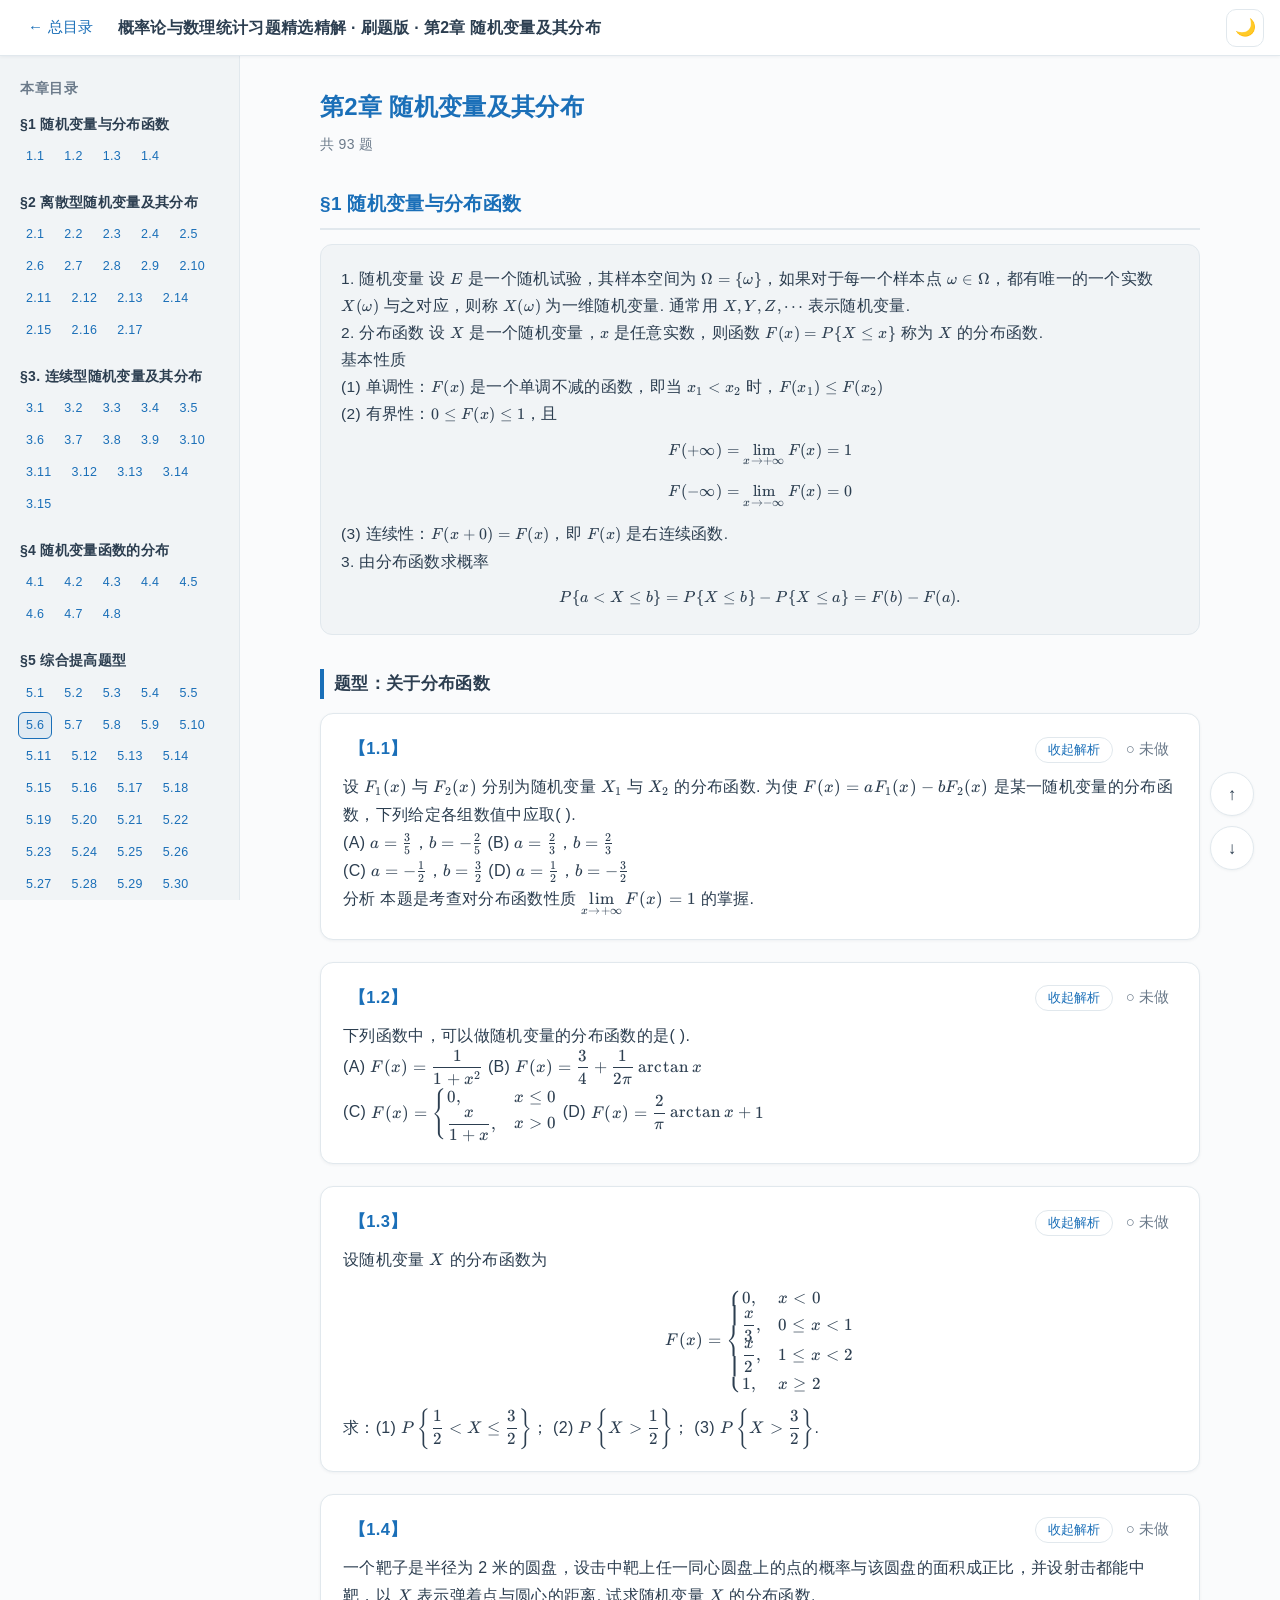
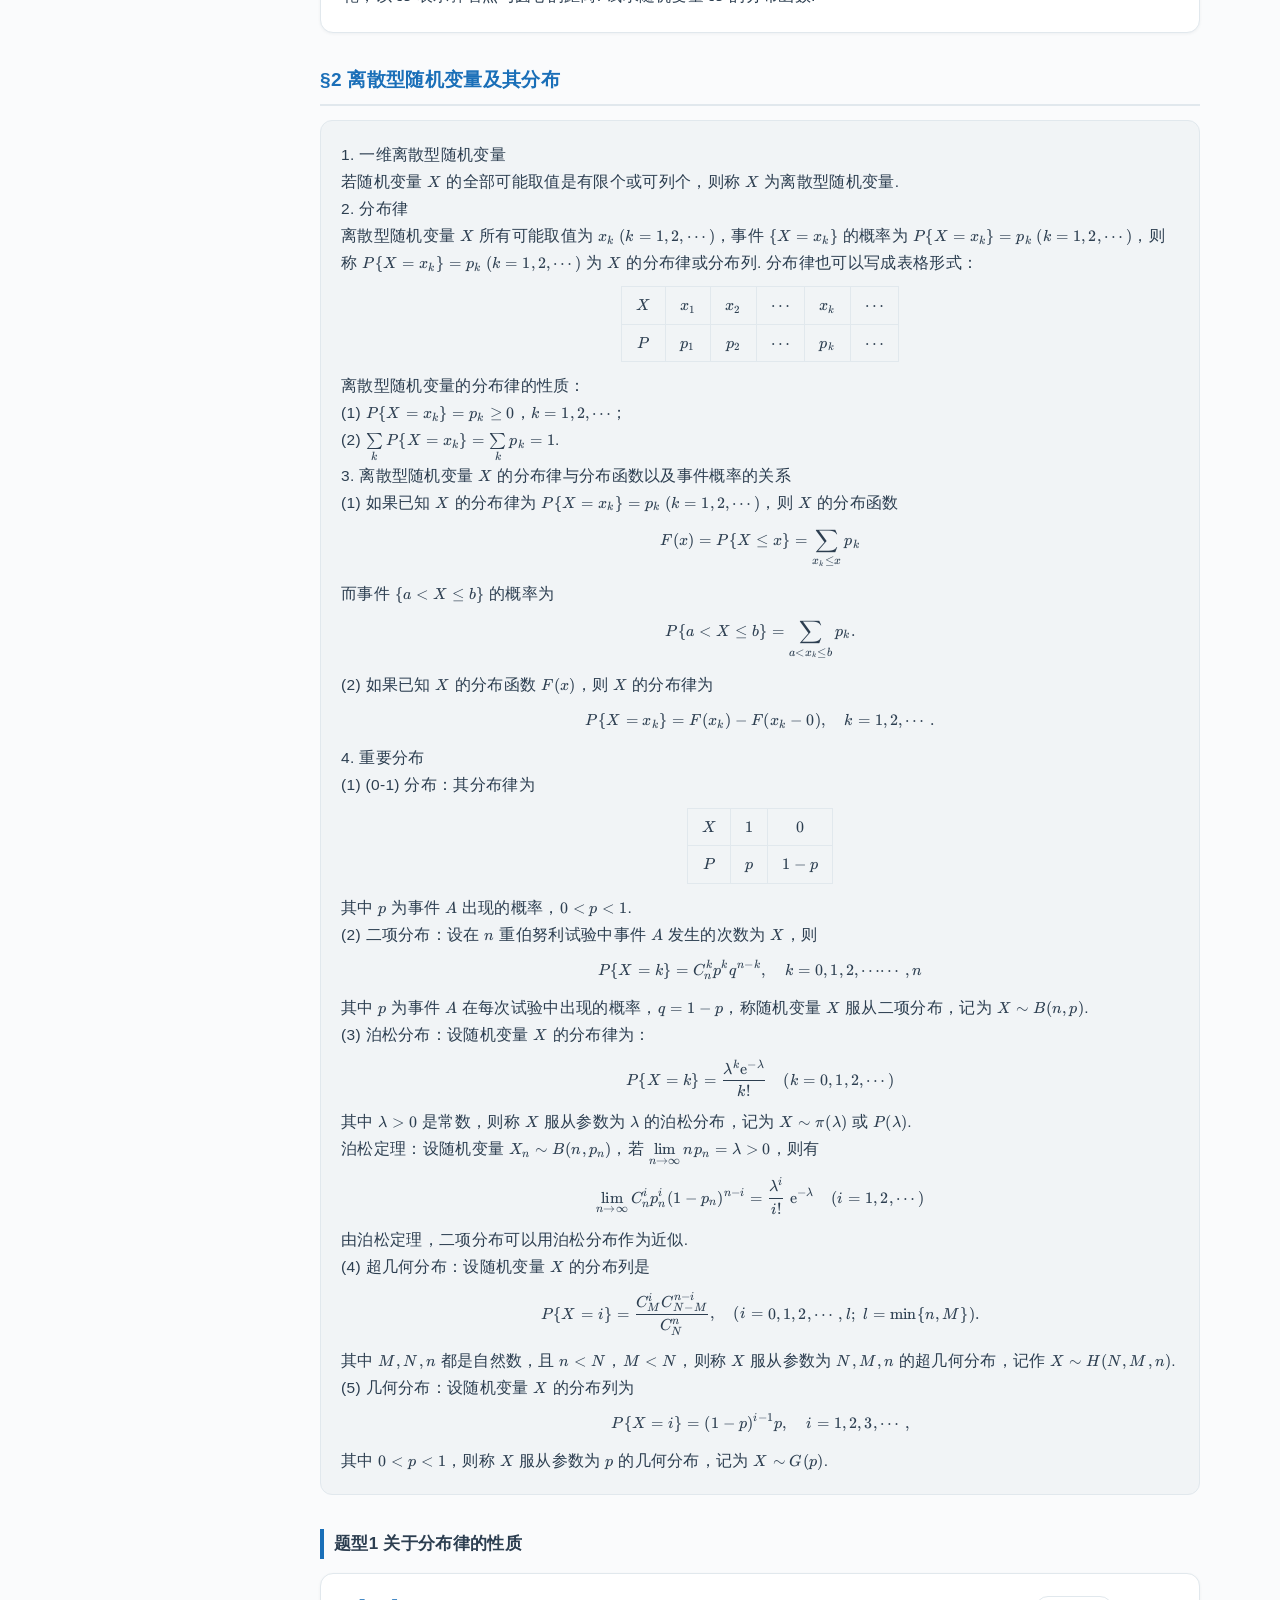
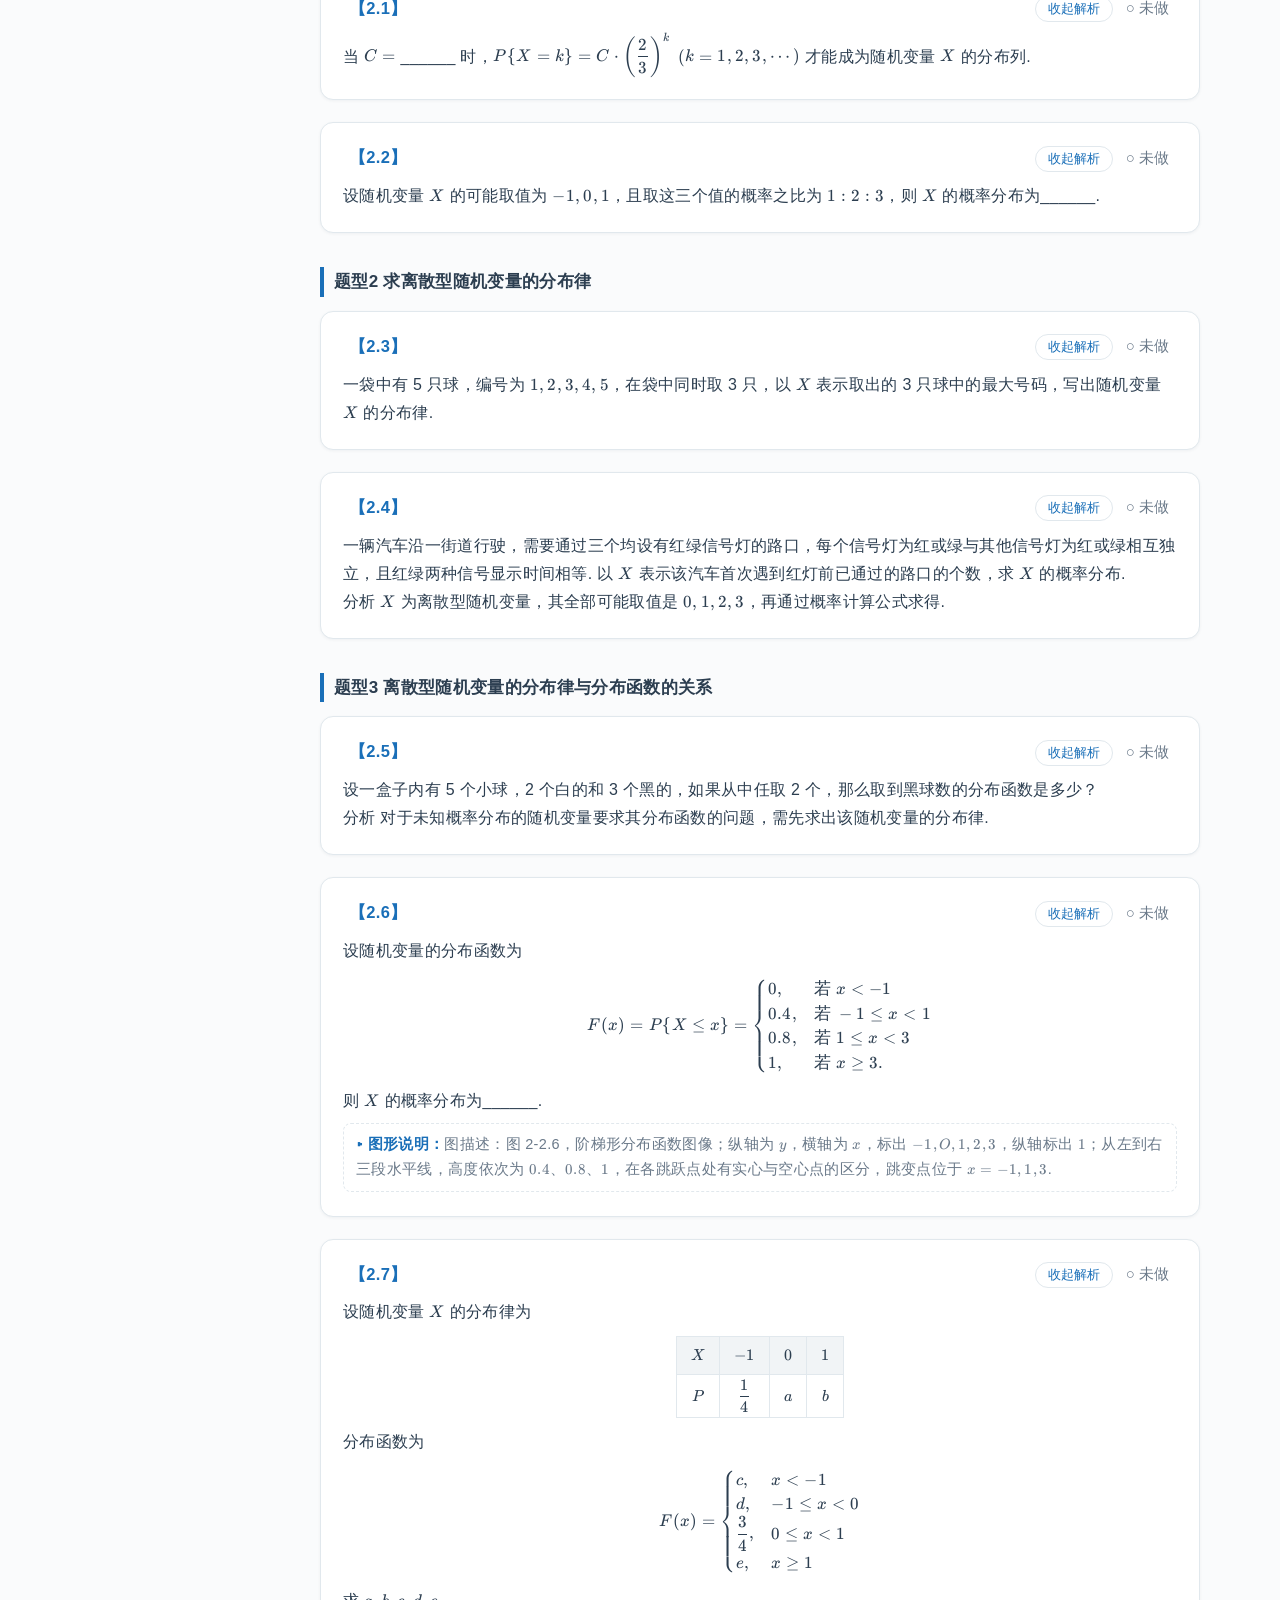
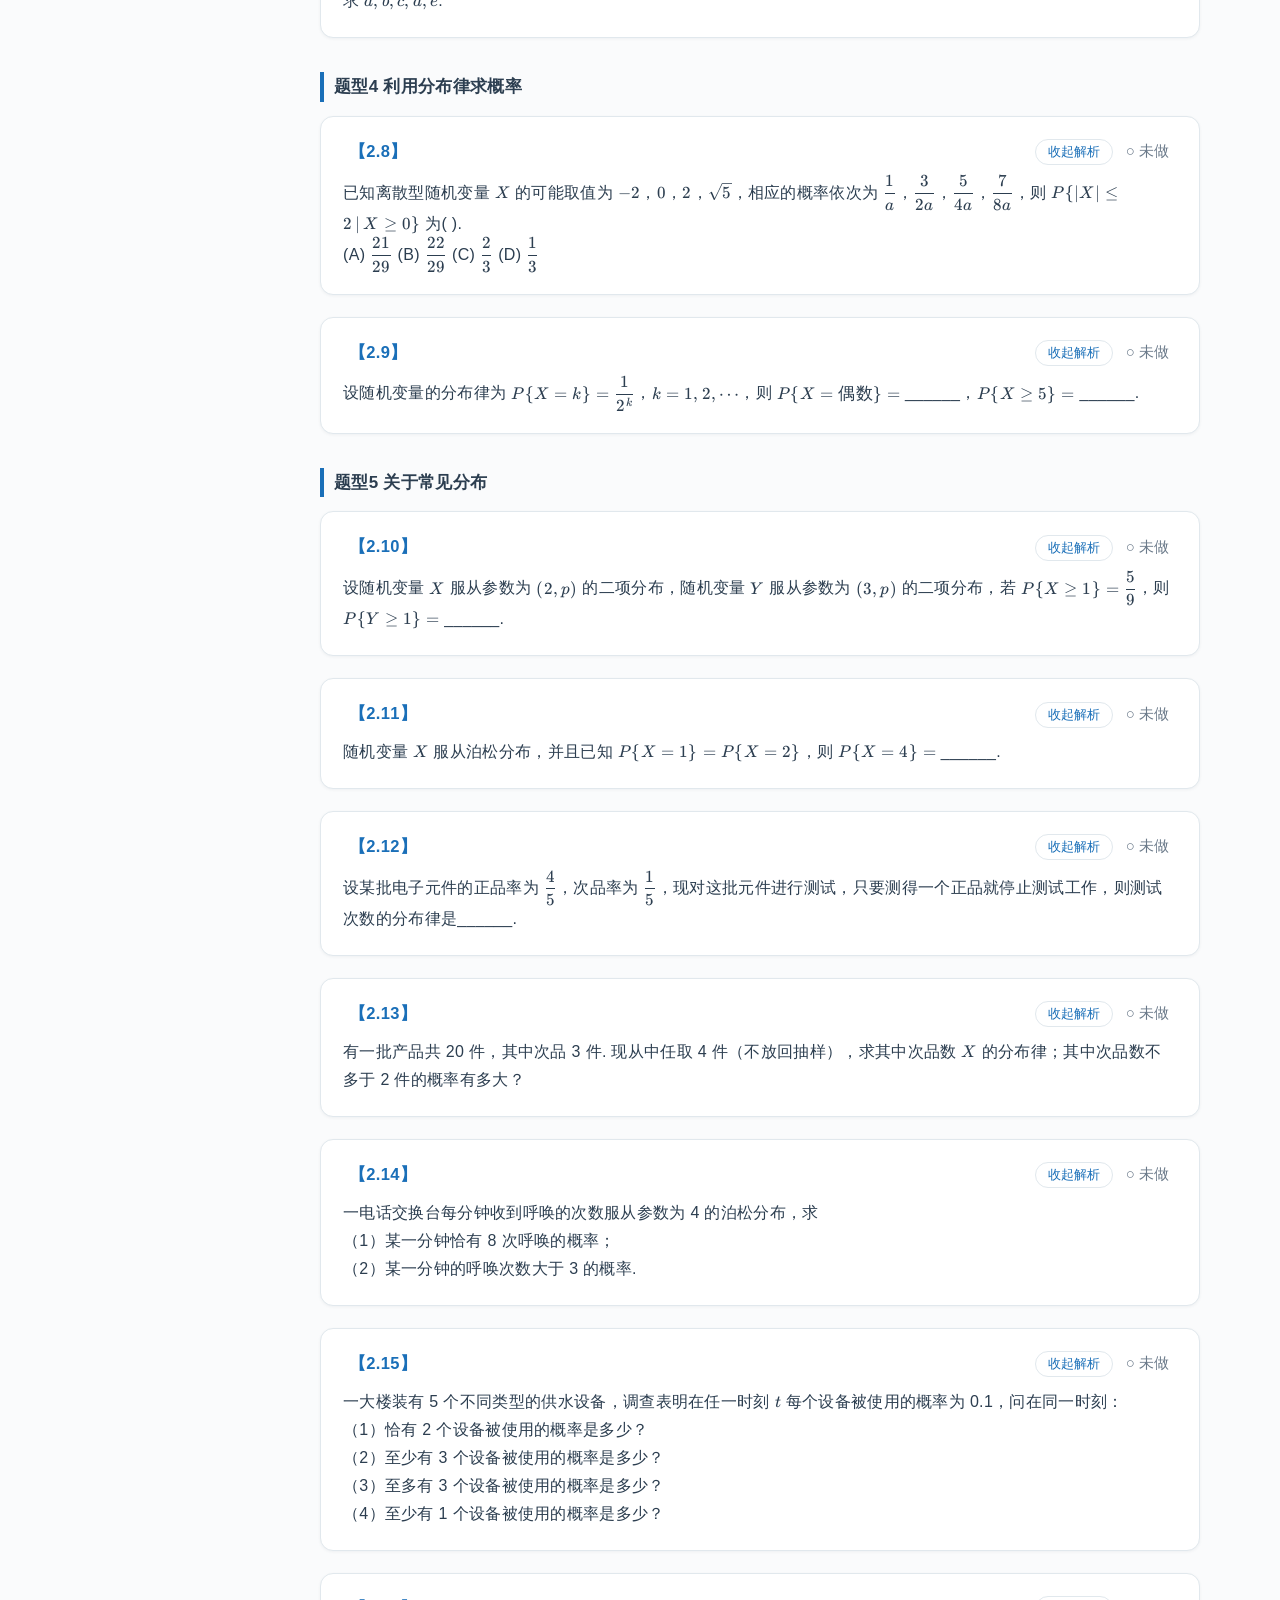
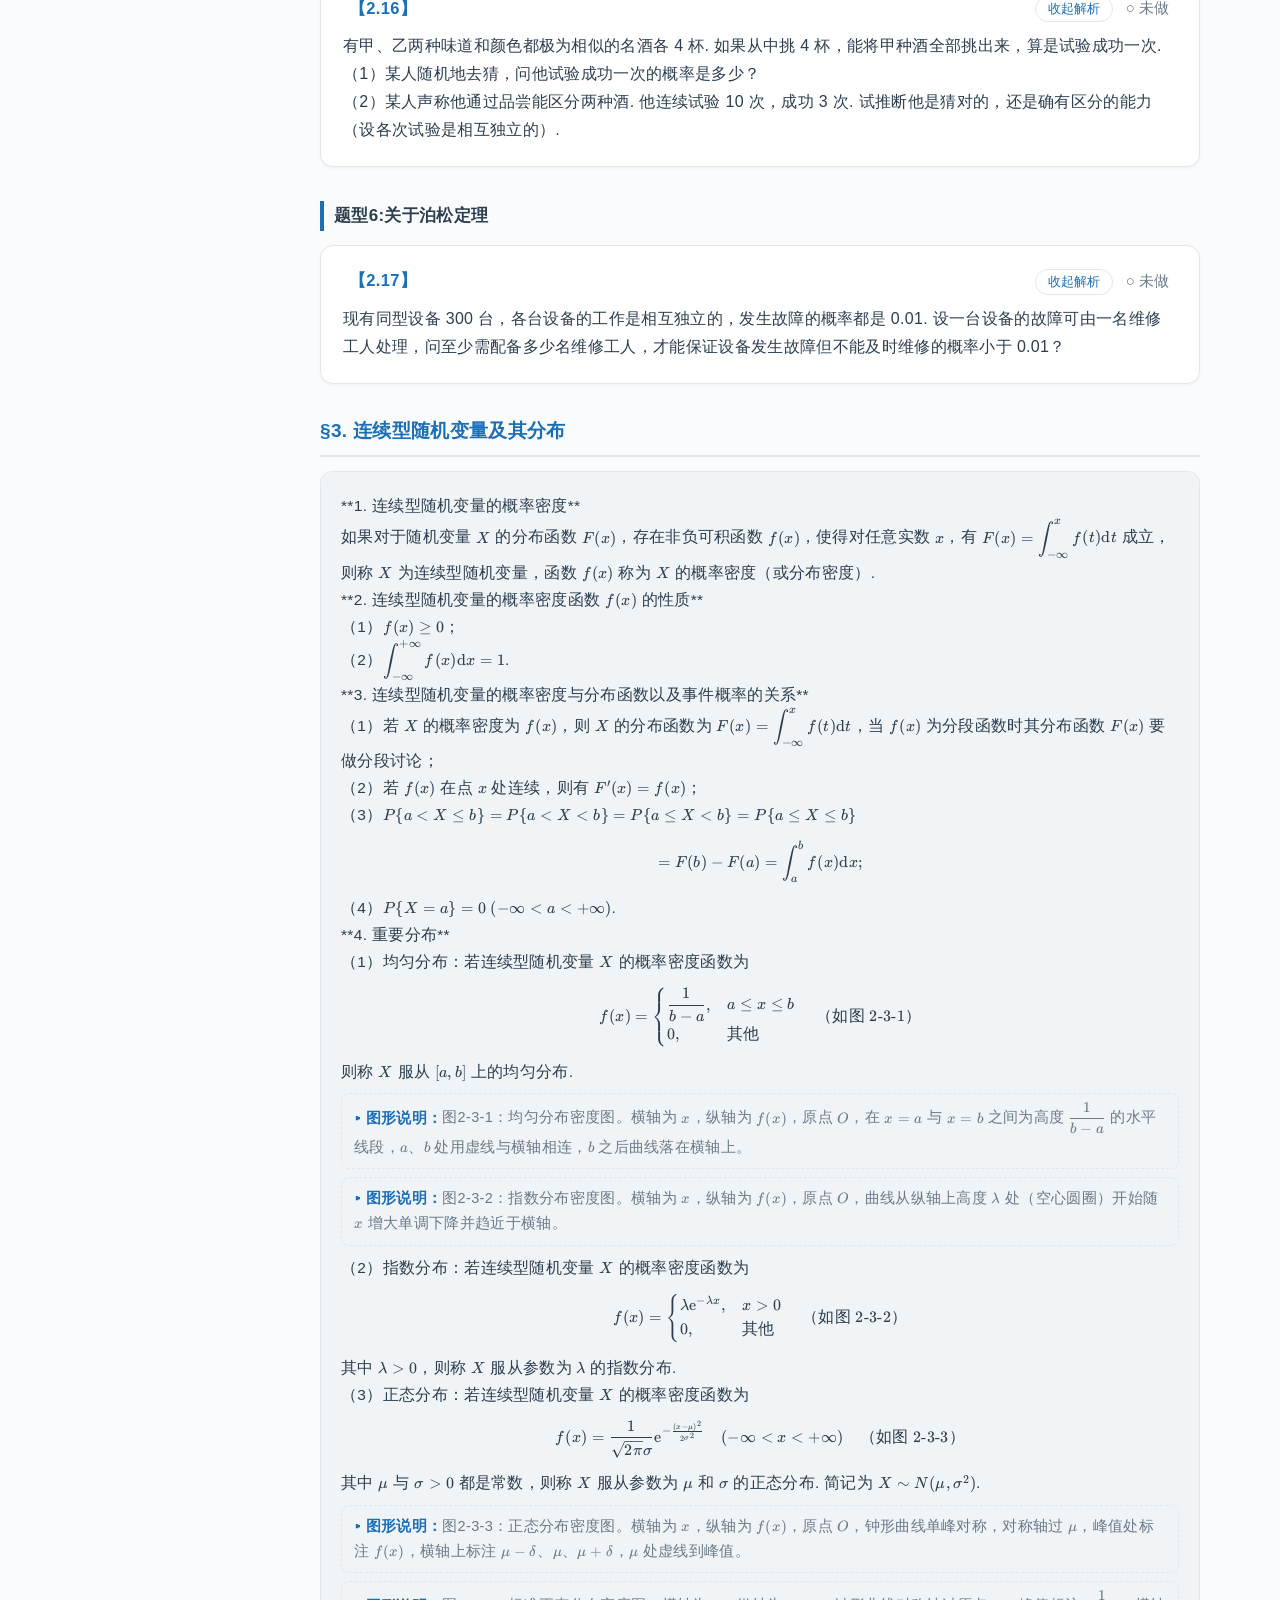
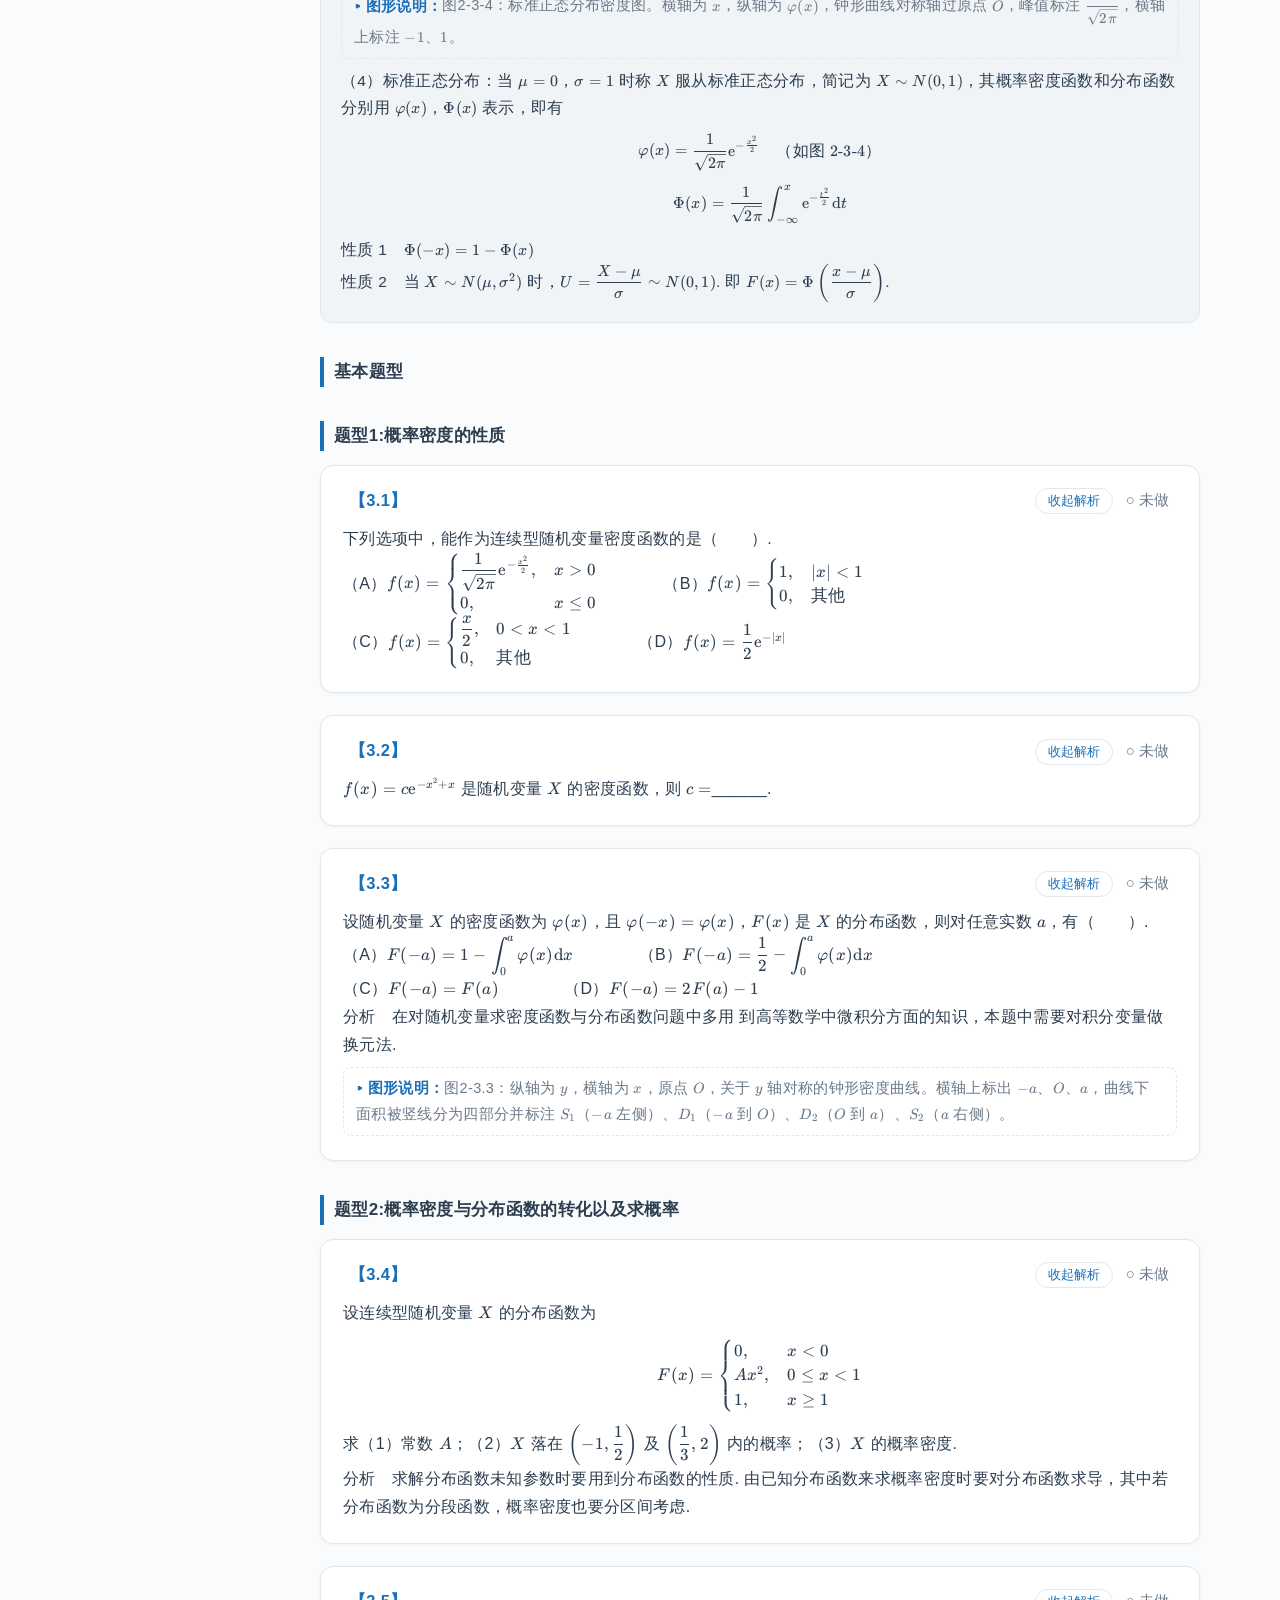
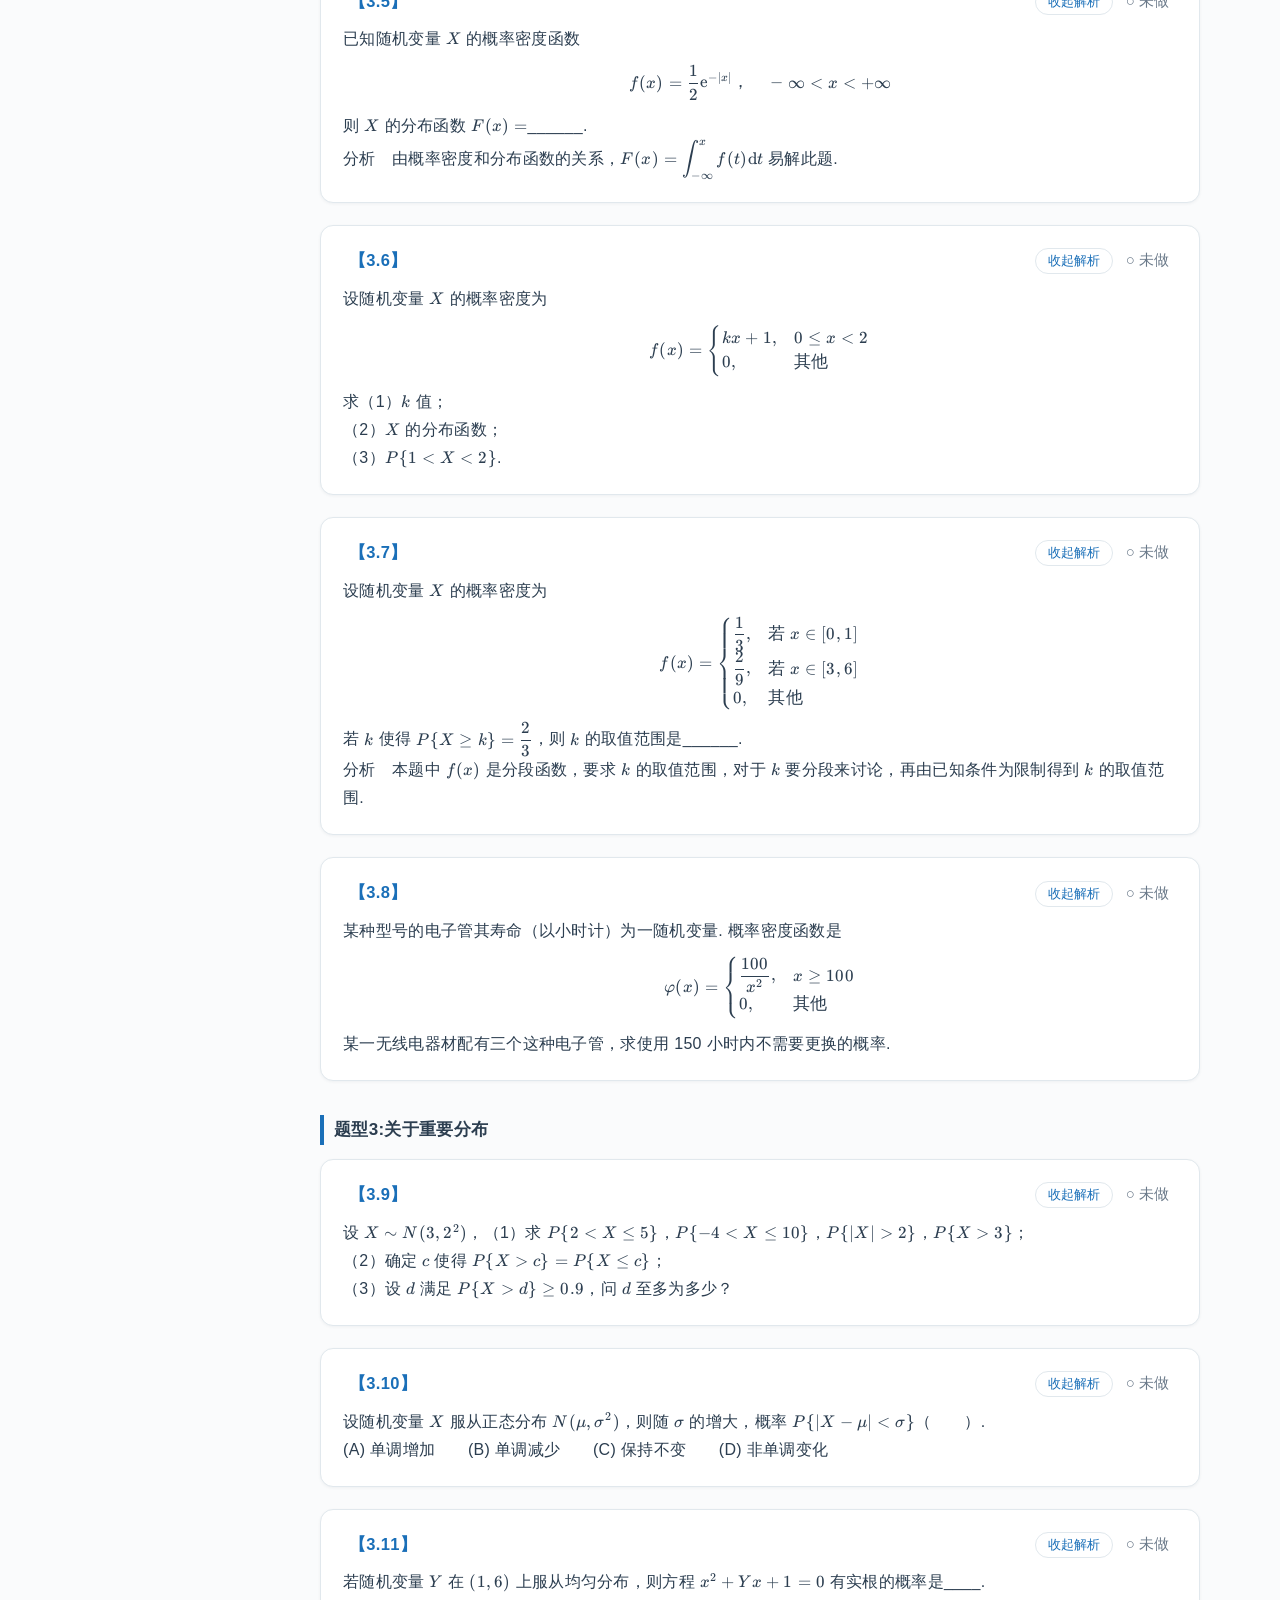
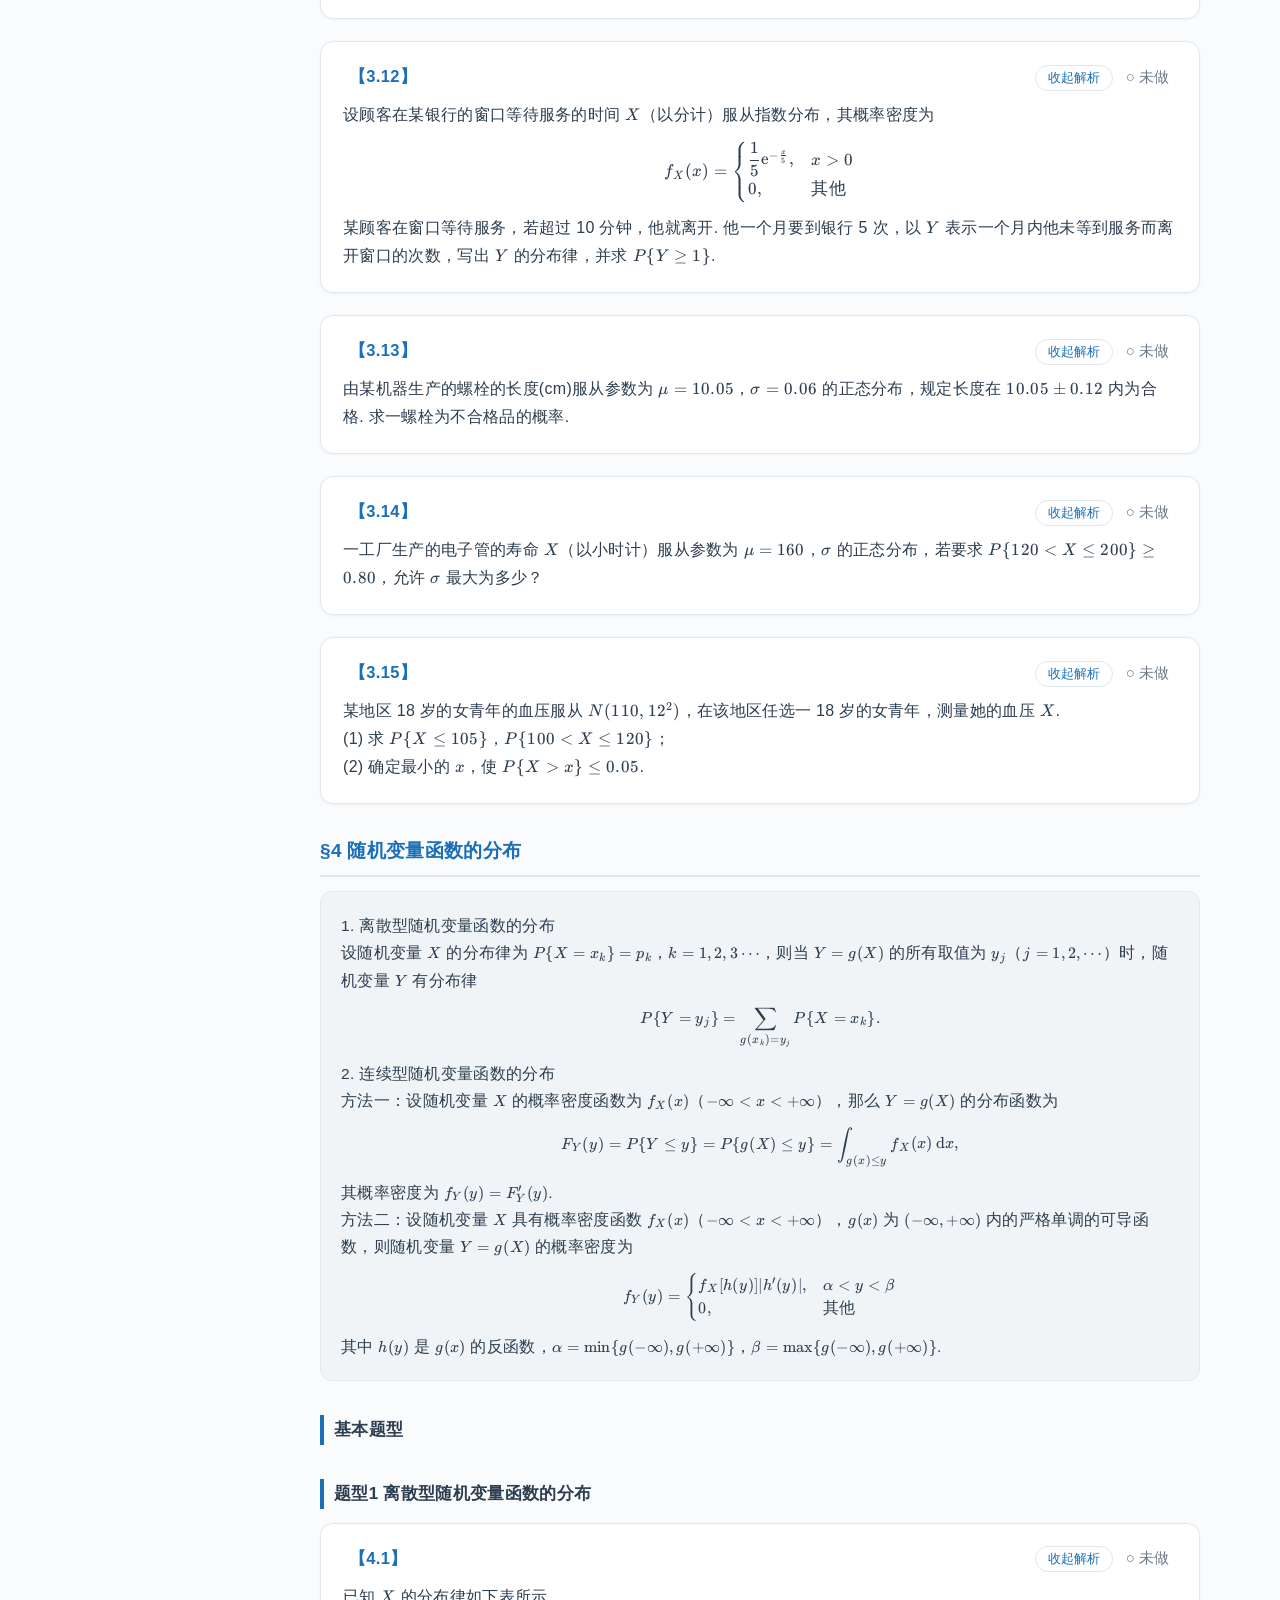
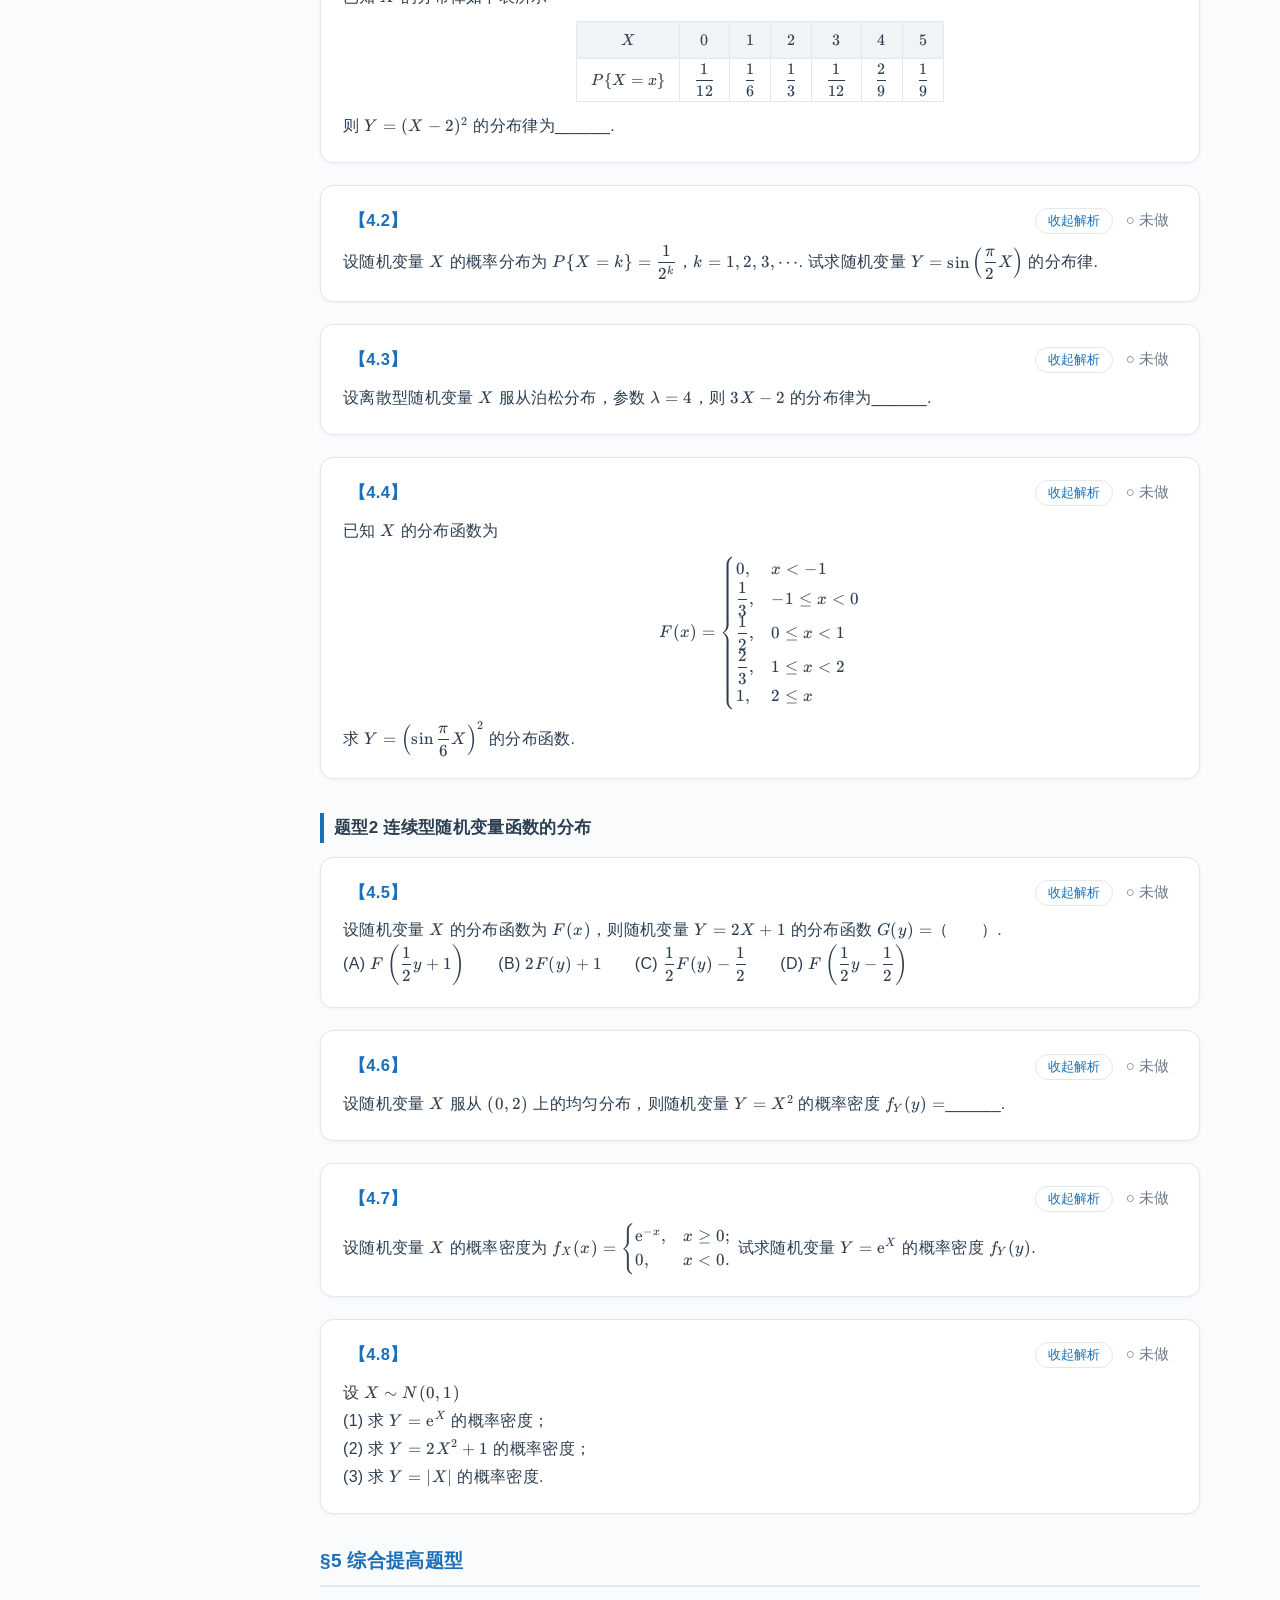
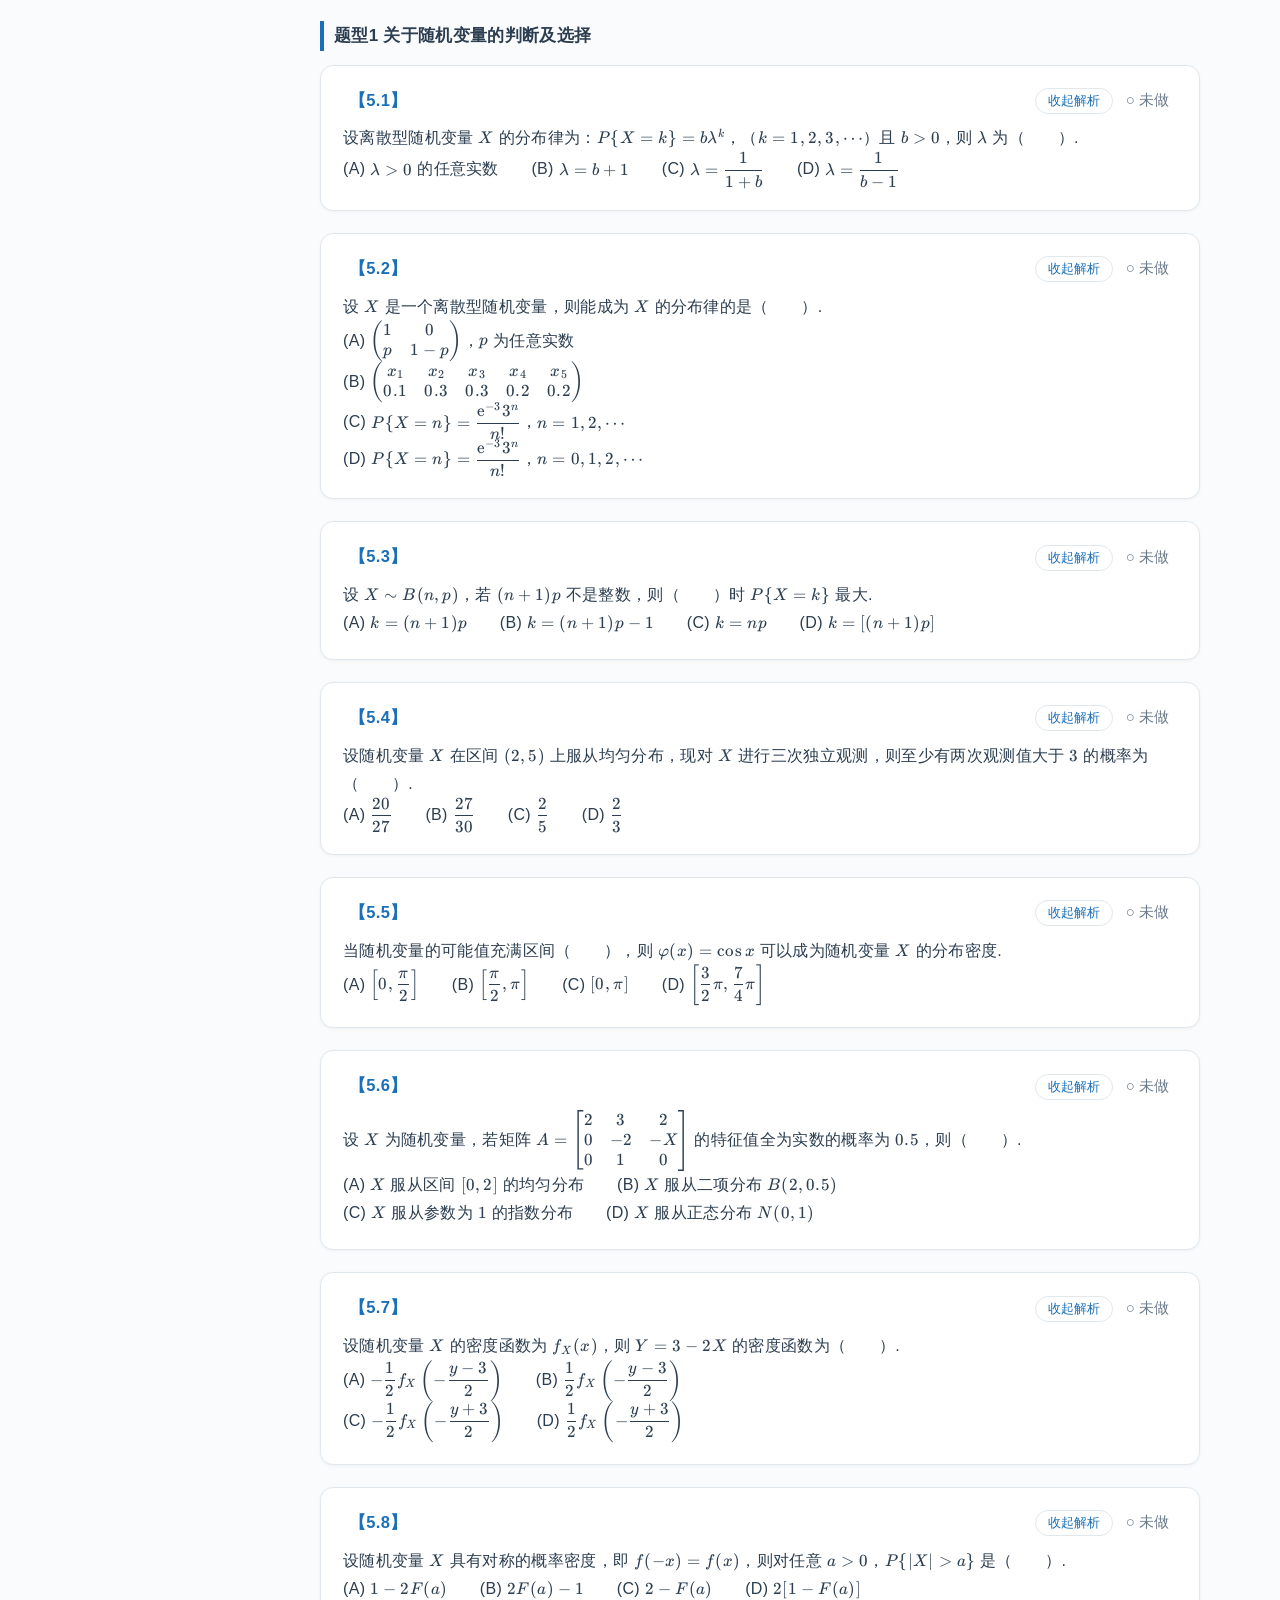
<file: chapters/chapter-02.html>
<!DOCTYPE html>
<html lang="zh-CN">
<head>
<meta charset="UTF-8">
<meta name="viewport" content="width=device-width, initial-scale=1.0">
<title>第2章 随机变量及其分布 · 概率论与数理统计习题精选精解 · 刷题版</title>
<link rel="stylesheet" href="../assets/katex/katex.min.css?v=4">
<link rel="stylesheet" href="../assets/style.css?v=4">
</head>
<body data-page="chapter" data-chapter="c2">
<header class="topbar"><button class="icon-btn" id="menuBtn" title="目录">☰</button><a class="back-home" href="../index.html">← 总目录</a><span class="bar-title">概率论与数理统计习题精选精解 · 刷题版 · 第2章 随机变量及其分布</span><button class="icon-btn" id="themeBtn" title="切换夜间模式">🌙</button></header>
<div class="mask" id="sidebarMask"></div>
<div class="layout">
<aside class="sidebar" id="sidebar">
<h3>本章目录</h3>
<div class="sec-group">
<a class="sec-name" href="#sec-1">§1 随机变量与分布函数</a>
<div class="q-links">
<a href="#q-1-1" data-qid="c2-1.1">1.1</a>
<a href="#q-1-2" data-qid="c2-1.2">1.2</a>
<a href="#q-1-3" data-qid="c2-1.3">1.3</a>
<a href="#q-1-4" data-qid="c2-1.4">1.4</a>
</div></div>
<div class="sec-group">
<a class="sec-name" href="#sec-2">§2 离散型随机变量及其分布</a>
<div class="q-links">
<a href="#q-2-1" data-qid="c2-2.1">2.1</a>
<a href="#q-2-2" data-qid="c2-2.2">2.2</a>
<a href="#q-2-3" data-qid="c2-2.3">2.3</a>
<a href="#q-2-4" data-qid="c2-2.4">2.4</a>
<a href="#q-2-5" data-qid="c2-2.5">2.5</a>
<a href="#q-2-6" data-qid="c2-2.6">2.6</a>
<a href="#q-2-7" data-qid="c2-2.7">2.7</a>
<a href="#q-2-8" data-qid="c2-2.8">2.8</a>
<a href="#q-2-9" data-qid="c2-2.9">2.9</a>
<a href="#q-2-10" data-qid="c2-2.10">2.10</a>
<a href="#q-2-11" data-qid="c2-2.11">2.11</a>
<a href="#q-2-12" data-qid="c2-2.12">2.12</a>
<a href="#q-2-13" data-qid="c2-2.13">2.13</a>
<a href="#q-2-14" data-qid="c2-2.14">2.14</a>
<a href="#q-2-15" data-qid="c2-2.15">2.15</a>
<a href="#q-2-16" data-qid="c2-2.16">2.16</a>
<a href="#q-2-17" data-qid="c2-2.17">2.17</a>
</div></div>
<div class="sec-group">
<a class="sec-name" href="#sec-3">§3. 连续型随机变量及其分布</a>
<div class="q-links">
<a href="#q-3-1" data-qid="c2-3.1">3.1</a>
<a href="#q-3-2" data-qid="c2-3.2">3.2</a>
<a href="#q-3-3" data-qid="c2-3.3">3.3</a>
<a href="#q-3-4" data-qid="c2-3.4">3.4</a>
<a href="#q-3-5" data-qid="c2-3.5">3.5</a>
<a href="#q-3-6" data-qid="c2-3.6">3.6</a>
<a href="#q-3-7" data-qid="c2-3.7">3.7</a>
<a href="#q-3-8" data-qid="c2-3.8">3.8</a>
<a href="#q-3-9" data-qid="c2-3.9">3.9</a>
<a href="#q-3-10" data-qid="c2-3.10">3.10</a>
<a href="#q-3-11" data-qid="c2-3.11">3.11</a>
<a href="#q-3-12" data-qid="c2-3.12">3.12</a>
<a href="#q-3-13" data-qid="c2-3.13">3.13</a>
<a href="#q-3-14" data-qid="c2-3.14">3.14</a>
<a href="#q-3-15" data-qid="c2-3.15">3.15</a>
</div></div>
<div class="sec-group">
<a class="sec-name" href="#sec-4">§4 随机变量函数的分布</a>
<div class="q-links">
<a href="#q-4-1" data-qid="c2-4.1">4.1</a>
<a href="#q-4-2" data-qid="c2-4.2">4.2</a>
<a href="#q-4-3" data-qid="c2-4.3">4.3</a>
<a href="#q-4-4" data-qid="c2-4.4">4.4</a>
<a href="#q-4-5" data-qid="c2-4.5">4.5</a>
<a href="#q-4-6" data-qid="c2-4.6">4.6</a>
<a href="#q-4-7" data-qid="c2-4.7">4.7</a>
<a href="#q-4-8" data-qid="c2-4.8">4.8</a>
</div></div>
<div class="sec-group">
<a class="sec-name" href="#sec-5">§5 综合提高题型</a>
<div class="q-links">
<a href="#q-5-1" data-qid="c2-5.1">5.1</a>
<a href="#q-5-2" data-qid="c2-5.2">5.2</a>
<a href="#q-5-3" data-qid="c2-5.3">5.3</a>
<a href="#q-5-4" data-qid="c2-5.4">5.4</a>
<a href="#q-5-5" data-qid="c2-5.5">5.5</a>
<a href="#q-5-6" data-qid="c2-5.6">5.6</a>
<a href="#q-5-7" data-qid="c2-5.7">5.7</a>
<a href="#q-5-8" data-qid="c2-5.8">5.8</a>
<a href="#q-5-9" data-qid="c2-5.9">5.9</a>
<a href="#q-5-10" data-qid="c2-5.10">5.10</a>
<a href="#q-5-11" data-qid="c2-5.11">5.11</a>
<a href="#q-5-12" data-qid="c2-5.12">5.12</a>
<a href="#q-5-13" data-qid="c2-5.13">5.13</a>
<a href="#q-5-14" data-qid="c2-5.14">5.14</a>
<a href="#q-5-15" data-qid="c2-5.15">5.15</a>
<a href="#q-5-16" data-qid="c2-5.16">5.16</a>
<a href="#q-5-17" data-qid="c2-5.17">5.17</a>
<a href="#q-5-18" data-qid="c2-5.18">5.18</a>
<a href="#q-5-19" data-qid="c2-5.19">5.19</a>
<a href="#q-5-20" data-qid="c2-5.20">5.20</a>
<a href="#q-5-21" data-qid="c2-5.21">5.21</a>
<a href="#q-5-22" data-qid="c2-5.22">5.22</a>
<a href="#q-5-23" data-qid="c2-5.23">5.23</a>
<a href="#q-5-24" data-qid="c2-5.24">5.24</a>
<a href="#q-5-25" data-qid="c2-5.25">5.25</a>
<a href="#q-5-26" data-qid="c2-5.26">5.26</a>
<a href="#q-5-27" data-qid="c2-5.27">5.27</a>
<a href="#q-5-28" data-qid="c2-5.28">5.28</a>
<a href="#q-5-29" data-qid="c2-5.29">5.29</a>
<a href="#q-5-30" data-qid="c2-5.30">5.30</a>
<a href="#q-5-31" data-qid="c2-5.31">5.31</a>
<a href="#q-5-32" data-qid="c2-5.32">5.32</a>
<a href="#q-5-33" data-qid="c2-5.33">5.33</a>
<a href="#q-5-34" data-qid="c2-5.34">5.34</a>
<a href="#q-5-35" data-qid="c2-5.35">5.35</a>
<a href="#q-5-36" data-qid="c2-5.36">5.36</a>
<a href="#q-5-37" data-qid="c2-5.37">5.37</a>
<a href="#q-5-38" data-qid="c2-5.38">5.38</a>
<a href="#q-5-39" data-qid="c2-5.39">5.39</a>
<a href="#q-5-40" data-qid="c2-5.40">5.40</a>
<a href="#q-5-41" data-qid="c2-5.41">5.41</a>
<a href="#q-5-42" data-qid="c2-5.42">5.42</a>
<a href="#q-5-43" data-qid="c2-5.43">5.43</a>
<a href="#q-5-44" data-qid="c2-5.44">5.44</a>
<a href="#q-5-45" data-qid="c2-5.45">5.45</a>
<a href="#q-5-46" data-qid="c2-5.46">5.46</a>
<a href="#q-5-47" data-qid="c2-5.47">5.47</a>
<a href="#q-5-48" data-qid="c2-5.48">5.48</a>
<a href="#q-5-49" data-qid="c2-5.49">5.49</a>
</div></div>
</aside>
<main class="main"><div class="content">
<div class="chapter-head"><h1>第2章 随机变量及其分布</h1><div class="meta">共 93 题</div></div>
<h2 class="sec-title" id="sec-1">§1 随机变量与分布函数</h2>
<div class="know-box"><p>1. 随机变量  设 $E$ 是一个随机试验，其样本空间为 $\Omega=\{\omega\}$，如果对于每一个样本点 $\omega\in\Omega$，都有唯一的一个实数 $X(\omega)$ 与之对应，则称 $X(\omega)$ 为一维随机变量. 通常用 $X,Y,Z,\cdots$ 表示随机变量.<br>2. 分布函数  设 $X$ 是一个随机变量，$x$ 是任意实数，则函数 $F(x)=P\{X\le x\}$ 称为 $X$ 的分布函数.<br>基本性质<br>(1) 单调性：$F(x)$ 是一个单调不减的函数，即当 $x_1&lt;x_2$ 时，$F(x_1)\le F(x_2)$<br>(2) 有界性：$0\le F(x)\le 1$，且</p>
<p class="dmath">$$F(+\infty)=\lim_{x\to+\infty}F(x)=1$$</p>
<p class="dmath">$$F(-\infty)=\lim_{x\to-\infty}F(x)=0$$</p>
<p>(3) 连续性：$F(x+0)=F(x)$，即 $F(x)$ 是右连续函数.<br>3. 由分布函数求概率</p>
<p class="dmath">$$P\{a&lt;X\le b\}=P\{X\le b\}-P\{X\le a\}=F(b)-F(a).$$</p></div>
<div class="block-title">题型：关于分布函数</div>
<section class="q-card" id="q-1-1" data-qid="c2-1.1">
<div class="q-head"><span class="q-num">【1.1】</span><span>
<button class="toggle-btn">收起解析</button> <button class="mark-btn">○ 未做</button></span></div>
<div class="q-body"><p>设 $F_1(x)$ 与 $F_2(x)$ 分别为随机变量 $X_1$ 与 $X_2$ 的分布函数. 为使 $F(x)=aF_1(x)-bF_2(x)$ 是某一随机变量的分布函数，下列给定各组数值中应取(    ).<br>(A) $a=\frac{3}{5}$，$b=-\frac{2}{5}$  (B) $a=\frac{2}{3}$，$b=\frac{2}{3}$<br>(C) $a=-\frac{1}{2}$，$b=\frac{3}{2}$  (D) $a=\frac{1}{2}$，$b=-\frac{3}{2}$<br>分析  本题是考查对分布函数性质 $\lim\limits_{x\to+\infty}F(x)=1$ 的掌握.</p></div>
<div class="sol-wrap collapsed">
<hr class="sol-divider"><div class="sol-body"><span class="sol-label">【解析】</span><p>解  由 $\lim\limits_{x\to+\infty}F(x)=1$，结合已知条件得</p>
<p class="dmath">$$\lim_{x\to+\infty}F(x)=F(+\infty)=aF_1(+\infty)-bF_2(+\infty)$$</p>
<p>因为 $\lim\limits_{x\to+\infty}F(x)=F(+\infty)=aF_1(+\infty)-bF_2(+\infty)=1$，且分布函数非负不减，则必有</p>
<p class="dmath">$$a&gt;0,\ b&lt;0,\ a-b=1.$$</p></div>
<div class="ans-line">最终答案：<p>经验证，答案为(A)，故选(A).</p></div>
</div></section>
<section class="q-card" id="q-1-2" data-qid="c2-1.2">
<div class="q-head"><span class="q-num">【1.2】</span><span>
<button class="toggle-btn">收起解析</button> <button class="mark-btn">○ 未做</button></span></div>
<div class="q-body"><p>下列函数中，可以做随机变量的分布函数的是(    ).<br>(A) $F(x)=\dfrac{1}{1+x^2}$  (B) $F(x)=\dfrac{3}{4}+\dfrac{1}{2\pi}\arctan x$<br>(C) $F(x)=\begin{cases}0,&amp;x\le 0\\ \dfrac{x}{1+x},&amp;x&gt;0\end{cases}$  (D) $F(x)=\dfrac{2}{\pi}\arctan x+1$</p></div>
<div class="sol-wrap collapsed">
<hr class="sol-divider"><div class="sol-body"><span class="sol-label">【解析】</span><p>解  (A) $F(+\infty)=0$，(B) $F(-\infty)\ne 0$，(D) $F(+\infty)\ne 1$，<br>对于(C)满足：<br>(1) $0\le F(x)\le 1$，$F(-\infty)=0$，$F(+\infty)=1$  (2) $F'(x)&gt;0$  (3) $F(x)$ 连续.</p></div>
<div class="ans-line">最终答案：<p>故应选(C).</p></div>
</div></section>
<section class="q-card" id="q-1-3" data-qid="c2-1.3">
<div class="q-head"><span class="q-num">【1.3】</span><span>
<button class="toggle-btn">收起解析</button> <button class="mark-btn">○ 未做</button></span></div>
<div class="q-body"><p>设随机变量 $X$ 的分布函数为</p>
<p class="dmath">$$F(x)=\begin{cases}0,&amp;x&lt;0\\ \dfrac{x}{3},&amp;0\le x&lt;1\\ \dfrac{x}{2},&amp;1\le x&lt;2\\ 1,&amp;x\ge 2\end{cases}$$</p>
<p>求：(1) $P\left\{\dfrac{1}{2}&lt;X\le \dfrac{3}{2}\right\}$；  (2) $P\left\{X&gt;\dfrac{1}{2}\right\}$；  (3) $P\left\{X&gt;\dfrac{3}{2}\right\}$.</p></div>
<div class="sol-wrap collapsed">
<hr class="sol-divider"><div class="sol-body"><span class="sol-label">【解析】</span><p>解  (1) $P\left\{\dfrac{1}{2}&lt;X\le \dfrac{3}{2}\right\}=F\left(\dfrac{3}{2}\right)-F\left(\dfrac{1}{2}\right)=\dfrac{3}{4}-\dfrac{1}{6}=\dfrac{7}{12}$，<br>(2) $P\left\{X&gt;\dfrac{1}{2}\right\}=1-P\left\{X\le \dfrac{1}{2}\right\}=1-F\left(\dfrac{1}{2}\right)=1-\dfrac{1}{6}=\dfrac{5}{6}$；<br>(3) $P\left\{X&gt;\dfrac{3}{2}\right\}=1-F\left(\dfrac{3}{2}\right)=1-\dfrac{3}{4}=\dfrac{1}{4}$.</p></div>
<div class="cmt-box"><span class="cmt-label">点评：</span><p>点评  分布函数可以完整、准确地描述随机变量的取值规律，利用 $X$ 的分布函数可求如下概率：<br>$1°$ $P\{X\le b\}=F(b)$<br>$2°$ $P\{X&gt;b\}=1-F(b)$<br>$3°$ $P\{a&lt;X\le b\}=F(b)-F(a)$<br>其他形式的概率需根据随机变量的类型——离散型或连续型分别讨论归纳.</p></div>
</div></section>
<section class="q-card" id="q-1-4" data-qid="c2-1.4">
<div class="q-head"><span class="q-num">【1.4】</span><span>
<button class="toggle-btn">收起解析</button> <button class="mark-btn">○ 未做</button></span></div>
<div class="q-body"><p>一个靶子是半径为 2 米的圆盘，设击中靶上任一同心圆盘上的点的概率与该圆盘的面积成正比，并设射击都能中靶，以 $X$ 表示弹着点与圆心的距离. 试求随机变量 $X$ 的分布函数.</p></div>
<div class="sol-wrap collapsed">
<hr class="sol-divider"><div class="sol-body"><span class="sol-label">【解析】</span><p>解  若 $x&lt;0$，则 $\{X\le x\}$ 是不可能事件，于是</p>
<p class="dmath">$$F(x)=P\{X\le x\}=0.$$</p>
<p>若 $0\le x\le 2$，由题意，$P\{0\le X\le x\}=kx^2$，$k$ 是某一常数，为了确定 $k$ 的值，取 $x=2$，有 $P\{0\le X\le 2\}=2^2k$，但已知 $P\{0\le X\le 2\}=1$，故得 $k=\dfrac{1}{4}$，即</p>
<p class="dmath">$$P\{0\le X\le x\}=\frac{x^2}{4}$$</p>
<p>于是</p>
<p class="dmath">$$F(x)=P\{X\le x\}=P\{X&lt;0\}+P\{0\le X\le x\}=\frac{x^2}{4}$$</p>
<p>若 $x&gt;2$，由题意 $\{X\le x\}$ 是必然事件，于是</p>
<p class="dmath">$$F(x)=P\{X\le x\}=1$$</p>
<p>综合上述，即得 $X$ 的分布函数</p>
<p class="dmath">$$F(x)=\begin{cases}0,&amp;x&lt;0\\ \dfrac{x^2}{4},&amp;0\le x\le 2\\ 1,&amp;x&gt;2\end{cases}$$</p>
<p>它的图形是一条连续曲线如图 2-1.4 所示.</p>
<div class="fig-desc">图描述：图 2-1.4，坐标轴为 $F(x)$（纵轴）与 $x$（横轴），原点 $O$；纵轴标出 $\frac{1}{2}$ 与 $1$，横轴标出 $1,2,3$；曲线从原点起以 $F(x)=\frac{x^2}{4}$ 形状上升，在 $x=2$ 处达到 $1$ 后变为水平直线.</div></div>
</div></section>
<h2 class="sec-title" id="sec-2">§2 离散型随机变量及其分布</h2>
<div class="know-box"><p>1. 一维离散型随机变量<br>若随机变量 $X$ 的全部可能取值是有限个或可列个，则称 $X$ 为离散型随机变量.<br>2. 分布律<br>离散型随机变量 $X$ 所有可能取值为 $x_k\ (k=1,2,\cdots)$，事件 $\{X=x_k\}$ 的概率为 $P\{X=x_k\}=p_k\ (k=1,2,\cdots)$，则称 $P\{X=x_k\}=p_k\ (k=1,2,\cdots)$ 为 $X$ 的分布律或分布列. 分布律也可以写成表格形式：</p>
<table><tr><th>$X$</th><th>$x_1$</th><th>$x_2$</th><th>$\cdots$</th><th>$x_k$</th><th>$\cdots$</th></tr><tr><td>$P$</td><td>$p_1$</td><td>$p_2$</td><td>$\cdots$</td><td>$p_k$</td><td>$\cdots$</td></tr></table>
<p>离散型随机变量的分布律的性质：<br>(1) $P\{X=x_k\}=p_k\ge 0$，$k=1,2,\cdots$；<br>(2) $\sum\limits_{k}P\{X=x_k\}=\sum\limits_{k}p_k=1$.<br>3. 离散型随机变量 $X$ 的分布律与分布函数以及事件概率的关系<br>(1) 如果已知 $X$ 的分布律为 $P\{X=x_k\}=p_k\ (k=1,2,\cdots)$，则 $X$ 的分布函数</p>
<p class="dmath">$$F(x)=P\{X\le x\}=\sum_{x_k\le x}p_k$$</p>
<p>而事件 $\{a&lt;X\le b\}$ 的概率为</p>
<p class="dmath">$$P\{a&lt;X\le b\}=\sum_{a&lt;x_k\le b}p_k.$$</p>
<p>(2) 如果已知 $X$ 的分布函数 $F(x)$，则 $X$ 的分布律为</p>
<p class="dmath">$$P\{X=x_k\}=F(x_k)-F(x_k-0),\quad k=1,2,\cdots.$$</p>
<p>4. 重要分布<br>(1) (0-1) 分布：其分布律为</p>
<table><tr><th>$X$</th><th>$1$</th><th>$0$</th></tr><tr><td>$P$</td><td>$p$</td><td>$1-p$</td></tr></table>
<p>其中 $p$ 为事件 $A$ 出现的概率，$0&lt;p&lt;1$.<br>(2) 二项分布：设在 $n$ 重伯努利试验中事件 $A$ 发生的次数为 $X$，则</p>
<p class="dmath">$$P\{X=k\}=C_n^kp^kq^{n-k},\quad k=0,1,2,\cdots\cdots,n$$</p>
<p>其中 $p$ 为事件 $A$ 在每次试验中出现的概率，$q=1-p$，称随机变量 $X$ 服从二项分布，记为 $X\sim B(n,p)$.<br>(3) 泊松分布：设随机变量 $X$ 的分布律为：</p>
<p class="dmath">$$P\{X=k\}=\frac{\lambda^k\mathrm{e}^{-\lambda}}{k!}\quad(k=0,1,2,\cdots)$$</p>
<p>其中 $\lambda&gt;0$ 是常数，则称 $X$ 服从参数为 $\lambda$ 的泊松分布，记为 $X\sim\pi(\lambda)$ 或 $P(\lambda)$.<br>泊松定理：设随机变量 $X_n\sim B(n,p_n)$，若 $\lim\limits_{n\to\infty}np_n=\lambda&gt;0$，则有</p>
<p class="dmath">$$\lim_{n\to\infty}C_n^ip_n^i(1-p_n)^{n-i}=\frac{\lambda^i}{i!}\ \mathrm{e}^{-\lambda}\quad(i=1,2,\cdots)$$</p>
<p>由泊松定理，二项分布可以用泊松分布作为近似.<br>(4) 超几何分布：设随机变量 $X$ 的分布列是</p>
<p class="dmath">$$P\{X=i\}=\frac{C_M^iC_{N-M}^{n-i}}{C_N^n},\quad (i=0,1,2,\cdots,l;\ l=\min\{n,M\}).$$</p>
<p>其中 $M,N,n$ 都是自然数，且 $n&lt;N$，$M&lt;N$，则称 $X$ 服从参数为 $N,M,n$ 的超几何分布，记作 $X\sim H(N,M,n)$.<br>(5) 几何分布：设随机变量 $X$ 的分布列为</p>
<p class="dmath">$$P\{X=i\}=(1-p)^{i-1}p,\quad i=1,2,3,\cdots,$$</p>
<p>其中 $0&lt;p&lt;1$，则称 $X$ 服从参数为 $p$ 的几何分布，记为 $X\sim G(p)$.</p></div>
<div class="block-title">题型1 关于分布律的性质</div>
<section class="q-card" id="q-2-1" data-qid="c2-2.1">
<div class="q-head"><span class="q-num">【2.1】</span><span>
<button class="toggle-btn">收起解析</button> <button class="mark-btn">○ 未做</button></span></div>
<div class="q-body"><p>当 $C=$ ______ 时，$P\{X=k\}=C\cdot\left(\dfrac{2}{3}\right)^k\ (k=1,2,3,\cdots)$ 才能成为随机变量 $X$ 的分布列.</p></div>
<div class="sol-wrap collapsed">
<hr class="sol-divider"><div class="sol-body"><span class="sol-label">【解析】</span><p>解  由分布列的性质 $\sum\limits_{k}p_k=1$，所以</p>
<p class="dmath">$$\sum_{k=1}^{\infty}C\cdot\left(\frac{2}{3}\right)^k=1\qquad 即\ C\left[\frac{2}{3}+\left(\frac{2}{3}\right)^2+\cdots+\left(\frac{2}{3}\right)^n+\cdots\right]=1$$</p>
<p>所以 $C\cdot\dfrac{\dfrac{2}{3}}{1-\dfrac{2}{3}}=1$，$C=\dfrac{1}{2}$</p></div>
<div class="ans-line">最终答案：<p>所以当 $C=\dfrac{1}{2}$ 时，$P\{X=k\}=C\cdot\left(\dfrac{2}{3}\right)^k$ 才能成为随机变量的分布列.</p></div>
</div></section>
<section class="q-card" id="q-2-2" data-qid="c2-2.2">
<div class="q-head"><span class="q-num">【2.2】</span><span>
<button class="toggle-btn">收起解析</button> <button class="mark-btn">○ 未做</button></span></div>
<div class="q-body"><p>设随机变量 $X$ 的可能取值为 $-1,0,1$，且取这三个值的概率之比为 $1:2:3$，则 $X$ 的概率分布为______.</p></div>
<div class="sol-wrap collapsed">
<hr class="sol-divider"><div class="sol-body"><span class="sol-label">【解析】</span><p>解  记 $X\sim\begin{bmatrix}-1&amp;0&amp;1\\ p_1&amp;p_2&amp;p_3\end{bmatrix}$，依题意 $p_1:p_2:p_3=1:2:3$ 而</p>
<p class="dmath">$$p_1+p_2+p_3=1\qquad 即\ p_1+2p_1+3p_1=1$$</p>
<p>故</p>
<p class="dmath">$$p_1=\frac{1}{6},\qquad p_2=\frac{1}{3},\qquad p_3=\frac{1}{2}$$</p>
<p class="dmath">$$X\sim\begin{bmatrix}-1&amp;0&amp;1\\ \dfrac{1}{6}&amp;\dfrac{1}{3}&amp;\dfrac{1}{2}\end{bmatrix}$$</p></div>
<div class="ans-line">最终答案：<p>$X\sim\begin{bmatrix}-1&amp;0&amp;1\\ \dfrac{1}{6}&amp;\dfrac{1}{3}&amp;\dfrac{1}{2}\end{bmatrix}$</p></div>
</div></section>
<div class="block-title">题型2 求离散型随机变量的分布律</div>
<section class="q-card" id="q-2-3" data-qid="c2-2.3">
<div class="q-head"><span class="q-num">【2.3】</span><span>
<button class="toggle-btn">收起解析</button> <button class="mark-btn">○ 未做</button></span></div>
<div class="q-body"><p>一袋中有 5 只球，编号为 $1,2,3,4,5$，在袋中同时取 3 只，以 $X$ 表示取出的 3 只球中的最大号码，写出随机变量 $X$ 的分布律.</p></div>
<div class="sol-wrap collapsed">
<hr class="sol-divider"><div class="sol-body"><span class="sol-label">【解析】</span><p>解  从 5 只球中任取 3 只，有 $C_5^3=10$ 种取法，每种取法的概率为 $\dfrac{1}{10}$. 随机变量的可能值为 $3,4,5$.<br>当 $X=3$ 时，相当于取出 3 只球的号码为：$\{1,2,3\}$，故</p>
<p class="dmath">$$P\{X=3\}=\frac{1}{10},$$</p>
<p>类似地</p>
<p class="dmath">$$P\{X=4\}=\frac{3}{10},\qquad P\{X=5\}=\frac{6}{10},$$</p>
<p>所以 $X$ 的分布律为</p>
<table><tr><th>$X$</th><th>$3$</th><th>$4$</th><th>$5$</th></tr><tr><td>$P$</td><td>$\dfrac{1}{10}$</td><td>$\dfrac{3}{10}$</td><td>$\dfrac{6}{10}$</td></tr></table></div>
<div class="ans-line">最终答案：<p>$X$ 的分布律为</p>
<table><tr><th>$X$</th><th>$3$</th><th>$4$</th><th>$5$</th></tr><tr><td>$P$</td><td>$\dfrac{1}{10}$</td><td>$\dfrac{3}{10}$</td><td>$\dfrac{6}{10}$</td></tr></table></div>
</div></section>
<section class="q-card" id="q-2-4" data-qid="c2-2.4">
<div class="q-head"><span class="q-num">【2.4】</span><span>
<button class="toggle-btn">收起解析</button> <button class="mark-btn">○ 未做</button></span></div>
<div class="q-body"><p>一辆汽车沿一街道行驶，需要通过三个均设有红绿信号灯的路口，每个信号灯为红或绿与其他信号灯为红或绿相互独立，且红绿两种信号显示时间相等. 以 $X$ 表示该汽车首次遇到红灯前已通过的路口的个数，求 $X$ 的概率分布.<br>分析  $X$ 为离散型随机变量，其全部可能取值是 $0,1,2,3$，再通过概率计算公式求得.</p></div>
<div class="sol-wrap collapsed">
<hr class="sol-divider"><div class="sol-body"><span class="sol-label">【解析】</span><p>解  设 $A_i$ 为汽车在第 $i$ 个路口遇到红灯，$i=1,2,3$. 因为 $A_1,A_2,A_3$ 相互独立，所以</p>
<p class="dmath">$$P\{X=0\}=P(A_1)=\frac{1}{2}$$</p>
<p class="dmath">$$P\{X=1\}=P(\bar{A}_1A_2)=P(\bar{A}_1)P(A_2)=\frac{1}{2}\times\frac{1}{2}=\frac{1}{2^2}$$</p>
<p class="dmath">$$P\{X=2\}=P(\bar{A}_1\bar{A}_2A_3)=P(\bar{A}_1)P(\bar{A}_2)P(A_3)=\frac{1}{2}\times\frac{1}{2}\times\frac{1}{2}=\frac{1}{2^3}$$</p>
<p class="dmath">$$P\{X=3\}=P(\bar{A}_1\bar{A}_2\bar{A}_3)=P(\bar{A}_1)P(\bar{A}_2)P(\bar{A}_3)=\frac{1}{2}\times\frac{1}{2}\times\frac{1}{2}=\frac{1}{2^3}.$$</p>
<p>所以 $X$ 的分布律为</p>
<table><tr><th>$X$</th><th>$0$</th><th>$1$</th><th>$2$</th><th>$3$</th></tr><tr><td>$P$</td><td>$\dfrac{1}{2}$</td><td>$\dfrac{1}{4}$</td><td>$\dfrac{1}{8}$</td><td>$\dfrac{1}{8}$</td></tr></table></div>
<div class="ans-line">最终答案：<p>$X$ 的分布律为</p>
<table><tr><th>$X$</th><th>$0$</th><th>$1$</th><th>$2$</th><th>$3$</th></tr><tr><td>$P$</td><td>$\dfrac{1}{2}$</td><td>$\dfrac{1}{4}$</td><td>$\dfrac{1}{8}$</td><td>$\dfrac{1}{8}$</td></tr></table></div>
</div></section>
<div class="block-title">题型3 离散型随机变量的分布律与分布函数的关系</div>
<section class="q-card" id="q-2-5" data-qid="c2-2.5">
<div class="q-head"><span class="q-num">【2.5】</span><span>
<button class="toggle-btn">收起解析</button> <button class="mark-btn">○ 未做</button></span></div>
<div class="q-body"><p>设一盒子内有 5 个小球，2 个白的和 3 个黑的，如果从中任取 2 个，那么取到黑球数的分布函数是多少？<br>分析  对于未知概率分布的随机变量要求其分布函数的问题，需先求出该随机变量的分布律.</p></div>
<div class="sol-wrap collapsed">
<hr class="sol-divider"><div class="sol-body"><span class="sol-label">【解析】</span><p>解  令 $X$ 表示取到黑球的个数，因为 $X$ 为离散型随机变量，其全部可能取值为 $0,1,2$，所以其分布律为</p>
<p class="dmath">$$P\{X=k\}=\frac{C_3^kC_2^{2-k}}{C_5^2}\quad(k=0,1,2)$$</p>
<p>得  $P\{X=0\}=0.1$，  $P\{X=1\}=0.6$，  $P\{X=2\}=0.3$<br>由 $X$ 的分布函数为</p>
<p class="dmath">$$F(x)=P\{X\le x\}=\sum_{x_k\le x}p_k$$</p>
<p>得  $F(x)=\begin{cases}0,&amp;x&lt;0\\ 0.1,&amp;0\le x&lt;1\\ 0.7,&amp;1\le x&lt;2\\ 1,&amp;x\ge 2.\end{cases}$</p></div>
<div class="cmt-box"><span class="cmt-label">点评：</span><p>点评  在求解离散型随机变量的分布函数时，先通过概率公式求得分布律，再应用</p>
<p class="dmath">$$F(x)=P\{X\le x\}=\sum_{x_k\le x}p_k$$</p>
<p>这一公式，这是最基本的方法.</p></div>
</div></section>
<section class="q-card" id="q-2-6" data-qid="c2-2.6">
<div class="q-head"><span class="q-num">【2.6】</span><span>
<button class="toggle-btn">收起解析</button> <button class="mark-btn">○ 未做</button></span></div>
<div class="q-body"><p>设随机变量的分布函数为</p>
<p class="dmath">$$F(x)=P\{X\le x\}=\begin{cases}0,&amp;若\ x&lt;-1\\ 0.4,&amp;若\ -1\le x&lt;1\\ 0.8,&amp;若\ 1\le x&lt;3\\ 1,&amp;若\ x\ge 3.\end{cases}$$</p>
<p>则 $X$ 的概率分布为______.</p>
<div class="fig-desc">图描述：图 2-2.6，阶梯形分布函数图像；纵轴为 $y$，横轴为 $x$，标出 $-1,O,1,2,3$，纵轴标出 $1$；从左到右三段水平线，高度依次为 $0.4$、$0.8$、$1$，在各跳跃点处有实心与空心点的区分，跳变点位于 $x=-1,1,3$.</div></div>
<div class="sol-wrap collapsed">
<hr class="sol-divider"><div class="sol-body"><span class="sol-label">【解析】</span><p>解  方法一：作图法<br>根据题意作出 $X$ 的分布函数 $F(x)$ 的图像（如图 2-2.6）.<br>因为离散型随机变量的分布函数为阶梯型而且随机变量在间断点处取值概率不为零而是<br>跳跃幅度大小，所以易得到</p>
<p class="dmath">$$P\{X=-1\}=0.4,\qquad P\{X=1\}=0.4,\qquad P\{X=3\}=0.2.$$</p>
<p>方法二：公式法<br>由 $P\{X=x\}=P\{X\le x\}-P\{X&lt;x\}=F(x)-F(x-0)$<br>则 $P\{X=-1\}=F(-1)-F(-1-0)=0.4$<br>$P\{X=1\}=F(1)-F(1-0)=0.8-0.4=0.4$<br>$P\{X=3\}=F(3)-F(3-0)=1-0.8=0.2.$</p></div>
<div class="ans-line">最终答案：<p>$P\{X=-1\}=0.4$，$P\{X=1\}=0.4$，$P\{X=3\}=0.2$.</p></div>
<div class="cmt-box"><span class="cmt-label">点评：</span><p>点评  利用分布函数求解离散型随机变量的概率分布一般采用作图法或公式法.<br>离散型随机变量的统计规律一般用分布律来描述，离散型随机变量的分布函数是阶梯函数，也是研究随机变量的统计规律的重要工具，但不如分布律直观简单.</p></div>
</div></section>
<section class="q-card" id="q-2-7" data-qid="c2-2.7">
<div class="q-head"><span class="q-num">【2.7】</span><span>
<button class="toggle-btn">收起解析</button> <button class="mark-btn">○ 未做</button></span></div>
<div class="q-body"><p>设随机变量 $X$ 的分布律为</p>
<table><tr><th>$X$</th><th>$-1$</th><th>$0$</th><th>$1$</th></tr><tr><td>$P$</td><td>$\dfrac{1}{4}$</td><td>$a$</td><td>$b$</td></tr></table>
<p>分布函数为</p>
<p class="dmath">$$F(x)=\begin{cases}c,&amp;x&lt;-1\\ d,&amp;-1\le x&lt;0\\ \dfrac{3}{4},&amp;0\le x&lt;1\\ e,&amp;x\ge 1\end{cases}$$</p>
<p>求 $a,b,c,d,e$.</p></div>
<div class="sol-wrap collapsed">
<hr class="sol-divider"><div class="sol-body"><span class="sol-label">【解析】</span><p>解  由分布函数性质：<br>$F(-\infty)=0$ 可知 $c=0$，<br>$F(+\infty)=1$ 可知 $e=1$，<br>由分布律与分布函数的关系</p>
<p class="dmath">$$F(-1)=P\{X\le -1\}=P\{X=-1\}=\frac{1}{4},$$</p>
<p>可知 $d=\dfrac{1}{4}$.</p>
<p class="dmath">$$F(0)=P\{X\le 0\}=P\{X=-1\}+P\{X=0\}=\frac{1}{4}+a=\frac{3}{4},$$</p>
<p>可知 $a=\dfrac{1}{2}$，<br>由分布律的性质 $\dfrac{1}{4}+a+b=1$，可得 $b=\dfrac{1}{4}$.</p></div>
<div class="ans-line">最终答案：<p>$c=0$，$e=1$，$d=\dfrac{1}{4}$，$a=\dfrac{1}{2}$，$b=\dfrac{1}{4}$.</p></div>
</div></section>
<div class="block-title">题型4 利用分布律求概率</div>
<section class="q-card" id="q-2-8" data-qid="c2-2.8">
<div class="q-head"><span class="q-num">【2.8】</span><span>
<button class="toggle-btn">收起解析</button> <button class="mark-btn">○ 未做</button></span></div>
<div class="q-body"><p>已知离散型随机变量 $X$ 的可能取值为 $-2$，$0$，$2$，$\sqrt{5}$，相应的概率依次为 $\dfrac{1}{a}$，$\dfrac{3}{2a}$，$\dfrac{5}{4a}$，$\dfrac{7}{8a}$，则 $P\{|X|\le 2\,|\,X\ge 0\}$ 为(    ).<br>(A) $\dfrac{21}{29}$  (B) $\dfrac{22}{29}$  (C) $\dfrac{2}{3}$  (D) $\dfrac{1}{3}$</p></div>
<div class="sol-wrap collapsed">
<hr class="sol-divider"><div class="sol-body"><span class="sol-label">【解析】</span><p>解  首先根据概率分布的性质求出常数 $a$ 的值，其次确定概率分布的具体形式，然后计算条件概率</p>
<p class="dmath">$$\sum_{i=1}^{4}P\{X=x_i\}=\frac{1}{a}+\frac{3}{2a}+\frac{5}{4a}+\frac{7}{8a}=\frac{37}{8a}=1$$</p>
<p>解得 $a=\dfrac{37}{8}$，故</p>
<p class="dmath">$$X\sim\begin{bmatrix}-2&amp;0&amp;2&amp;\sqrt{5}\\ \dfrac{8}{37}&amp;\dfrac{12}{37}&amp;\dfrac{10}{37}&amp;\dfrac{7}{37}\end{bmatrix}$$</p>
<p class="dmath">$$P\{|X|\le 2\,|\,X\ge 0\}=\frac{P\{|X|\le 2,X\ge 0\}}{P\{X\ge 0\}}=\frac{P\{X=0\}+P\{X=2\}}{P\{X=0\}+P\{X=2\}+P\{X=\sqrt{5}\}}=\frac{22}{29}$$</p></div>
<div class="ans-line">最终答案：<p>故应选(B).</p></div>
</div></section>
<section class="q-card" id="q-2-9" data-qid="c2-2.9">
<div class="q-head"><span class="q-num">【2.9】</span><span>
<button class="toggle-btn">收起解析</button> <button class="mark-btn">○ 未做</button></span></div>
<div class="q-body"><p>设随机变量的分布律为 $P\{X=k\}=\dfrac{1}{2^k}$，$k=1,2,\cdots$，则 $P\{X=偶数\}=$ ______，$P\{X\ge 5\}=$ ______.</p></div>
<div class="sol-wrap collapsed">
<hr class="sol-divider"><div class="sol-body"><span class="sol-label">【解析】</span><p>解  $P\{X=偶数\}=\sum\limits_{k=1}^{\infty}P\{X=2k\}=\sum\limits_{k=1}^{\infty}\dfrac{1}{2^{2k}}=\dfrac{\dfrac{1}{4}}{1-\dfrac{1}{4}}=\dfrac{1}{3}.$</p>
<p class="dmath">$$P\{X\ge 5\}=\sum_{k=5}^{\infty}P\{X=k\}=\sum_{k=5}^{\infty}\frac{1}{2^k}=\frac{\dfrac{1}{2^5}}{1-\dfrac{1}{2}}=\frac{1}{16}.$$</p></div>
<div class="ans-line">最终答案：<p>故应填 $\dfrac{1}{3}$；$\dfrac{1}{16}$.</p></div>
</div></section>
<div class="block-title">题型5 关于常见分布</div>
<section class="q-card" id="q-2-10" data-qid="c2-2.10">
<div class="q-head"><span class="q-num">【2.10】</span><span>
<button class="toggle-btn">收起解析</button> <button class="mark-btn">○ 未做</button></span></div>
<div class="q-body"><p>设随机变量 $X$ 服从参数为 $(2,p)$ 的二项分布，随机变量 $Y$ 服从参数为 $(3,p)$ 的二项分布，若 $P\{X\ge 1\}=\dfrac{5}{9}$，则 $P\{Y\ge 1\}=$ ______.</p></div>
<div class="sol-wrap collapsed">
<hr class="sol-divider"><div class="sol-body"><span class="sol-label">【解析】</span><p>解  $\dfrac{5}{9}=P\{X\ge 1\}=1-P\{X&lt;1\}=1-C_2^0p^0(1-p)^2=1-(1-p)^2$<br>得  $(1-p)=\dfrac{2}{3}$<br>则  $P\{Y\ge 1\}=1-P\{Y&lt;1\}=1-C_3^0p^0(1-p)^3=1-\left(\dfrac{2}{3}\right)^2=\dfrac{19}{27}$</p></div>
<div class="ans-line">最终答案：<p>故应填 $\dfrac{19}{27}$.</p></div>
</div></section>
<section class="q-card" id="q-2-11" data-qid="c2-2.11">
<div class="q-head"><span class="q-num">【2.11】</span><span>
<button class="toggle-btn">收起解析</button> <button class="mark-btn">○ 未做</button></span></div>
<div class="q-body"><p>随机变量 $X$ 服从泊松分布，并且已知 $P\{X=1\}=P\{X=2\}$，则 $P\{X=4\}=$ ______.</p></div>
<div class="sol-wrap collapsed">
<hr class="sol-divider"><div class="sol-body"><span class="sol-label">【解析】</span><p>解  由题设，$X$ 的分布律为：</p>
<p class="dmath">$$P\{X=k\}=\frac{\lambda^k}{k!}\mathrm{e}^{-\lambda},\quad k=0,1,2,\cdots$$</p>
<p>本题的关键为先要求出参数 $\lambda$ 的值. 由 $P\{X=1\}=P\{X=2\}$ 得</p>
<p class="dmath">$$\lambda \mathrm{e}^{-\lambda}=\frac{\lambda^2}{2}\mathrm{e}^{-\lambda} \quad 即 \lambda^2-2\lambda=0.$$</p>
<p>因为 $\lambda&gt;0$，得 $\lambda=2$. 于是</p>
<p class="dmath">$$P\{X=4\}=\frac{2^4}{4!}\mathrm{e}^{-2}=\frac{2}{3}\mathrm{e}^{-2}\approx 0.0902.$$</p>
<p>故应填 $\dfrac{2}{3}\mathrm{e}^{-2}$.</p></div>
</div></section>
<section class="q-card" id="q-2-12" data-qid="c2-2.12">
<div class="q-head"><span class="q-num">【2.12】</span><span>
<button class="toggle-btn">收起解析</button> <button class="mark-btn">○ 未做</button></span></div>
<div class="q-body"><p>设某批电子元件的正品率为 $\dfrac{4}{5}$，次品率为 $\dfrac{1}{5}$，现对这批元件进行测试，只要测得一个正品就停止测试工作，则测试次数的分布律是______.</p></div>
<div class="sol-wrap collapsed">
<hr class="sol-divider"><div class="sol-body"><span class="sol-label">【解析】</span><p>解 设测试次数为 $X$，则 $X$ 的可能值为 $1,2,3,\cdots$. 当 $X=k$ 时，相当于“前 $k-1$ 次测到的都是次品，而第 $k$ 次测到的是正品”，故</p>
<p class="dmath">$$P\{X=k\}=\left(\frac{1}{5}\right)^{k-1}\left(\frac{4}{5}\right) \quad (k=1,2,\cdots)$$</p></div>
<div class="cmt-box"><span class="cmt-label">点评：</span><p>点评 本题中 $X$ 服从几何分布，几何分布的实际背景是重复独立试验下首次成功的概率，它可作为描述“独立射击，首次击中时的射击次数”；“有放回地抽取产品，首次抽到次品时的抽取次数”等概率分布的数学模型.</p></div>
</div></section>
<section class="q-card" id="q-2-13" data-qid="c2-2.13">
<div class="q-head"><span class="q-num">【2.13】</span><span>
<button class="toggle-btn">收起解析</button> <button class="mark-btn">○ 未做</button></span></div>
<div class="q-body"><p>有一批产品共 20 件，其中次品 3 件. 现从中任取 4 件（不放回抽样），求其中次品数 $X$ 的分布律；其中次品数不多于 2 件的概率有多大？</p></div>
<div class="sol-wrap collapsed">
<hr class="sol-divider"><div class="sol-body"><span class="sol-label">【解析】</span><p>解 共有 20 个元素，分为两类（次品与正品），其中第一类元素（次品）有 3 个. 现从中任取 4 个元素，则其中第一类元素数 $X$ 为服从超几何分布的随机变量. 故 $X$ 的分布律为：</p>
<p class="dmath">$$P\{X=k\}=\frac{C_3^k C_{17}^{4-k}}{C_{20}^4} \quad k=0,1,2,3$$</p>
<p>用表格可表示为</p>
<table><tr><th>$X$</th><th>0</th><th>1</th><th>2</th><th>3</th></tr><tr><td>$p_k$</td><td>$\dfrac{28}{57}$</td><td>$\dfrac{8}{19}$</td><td>$\dfrac{8}{95}$</td><td>$\dfrac{1}{285}$</td></tr></table>
<p>其中次品数不多于 2 件的概率为</p>
<p class="dmath">$$P\{X\le 2\}=P\{X=0\}+P\{X=1\}+P\{X=2\}\approx 0.996.$$</p></div>
<div class="cmt-box"><span class="cmt-label">点评：</span><p>点评 可以证明，当 $N\to+\infty$ 时，超几何分布以二项分布为极限，即当 $N$ 充分大，$n$ 相对较小时，$X$ 近似服从 $B\left(n,\dfrac{M}{N}\right)$.</p></div>
</div></section>
<section class="q-card" id="q-2-14" data-qid="c2-2.14">
<div class="q-head"><span class="q-num">【2.14】</span><span>
<button class="toggle-btn">收起解析</button> <button class="mark-btn">○ 未做</button></span></div>
<div class="q-body"><p>一电话交换台每分钟收到呼唤的次数服从参数为 4 的泊松分布，求<br>（1）某一分钟恰有 8 次呼唤的概率；<br>（2）某一分钟的呼唤次数大于 3 的概率.</p></div>
<div class="sol-wrap collapsed">
<hr class="sol-divider"><div class="sol-body"><span class="sol-label">【解析】</span><p>解 用 $X$ 表示每分钟收到呼唤的次数. 则</p>
<p class="dmath">$$P\{X=k\}=\frac{4^k}{k!}\mathrm{e}^{-4}, \quad k=0,1,2,\cdots$$</p>
<p>（1）$P\{X=8\}=\dfrac{4^8}{8!}\mathrm{e}^{-4}=0.0298$<br>（2）$P\{X&gt;3\}=\displaystyle\sum_{k=4}^{\infty}\frac{4^k}{k!}\mathrm{e}^{-4}=0.0567$</p></div>
</div></section>
<section class="q-card" id="q-2-15" data-qid="c2-2.15">
<div class="q-head"><span class="q-num">【2.15】</span><span>
<button class="toggle-btn">收起解析</button> <button class="mark-btn">○ 未做</button></span></div>
<div class="q-body"><p>一大楼装有 5 个不同类型的供水设备，调查表明在任一时刻 $t$ 每个设备被使用的概率为 0.1，问在同一时刻：<br>（1）恰有 2 个设备被使用的概率是多少？<br>（2）至少有 3 个设备被使用的概率是多少？<br>（3）至多有 3 个设备被使用的概率是多少？<br>（4）至少有 1 个设备被使用的概率是多少？</p></div>
<div class="sol-wrap collapsed">
<hr class="sol-divider"><div class="sol-body"><span class="sol-label">【解析】</span><p>解 设被使用的设备数为 $X$，则 $X\sim B(5,0.1)$，故<br>（1）$P\{X=2\}=C_5^2(0.1)^2(0.9)^3=0.0729$<br>（2）$P\{X\ge 3\}=\displaystyle\sum_{k=3}^{5}C_5^k(0.1)^k(0.9)^{5-k}=0.00856$<br>（3）$P\{X\le 3\}=\displaystyle\sum_{k=0}^{3}C_5^k(0.1)^k(0.9)^{5-k}=0.99954$<br>（4）$P\{X\ge 1\}=1-C_5^0(0.1)^0(0.9)^5=1-(0.9)^5=0.40951$</p></div>
</div></section>
<section class="q-card" id="q-2-16" data-qid="c2-2.16">
<div class="q-head"><span class="q-num">【2.16】</span><span>
<button class="toggle-btn">收起解析</button> <button class="mark-btn">○ 未做</button></span></div>
<div class="q-body"><p>有甲、乙两种味道和颜色都极为相似的名酒各 4 杯. 如果从中挑 4 杯，能将甲种酒全部挑出来，算是试验成功一次.<br>（1）某人随机地去猜，问他试验成功一次的概率是多少？<br>（2）某人声称他通过品尝能区分两种酒. 他连续试验 10 次，成功 3 次. 试推断他是猜对的，还是确有区分的能力（设各次试验是相互独立的）.</p></div>
<div class="sol-wrap collapsed">
<hr class="sol-divider"><div class="sol-body"><span class="sol-label">【解析】</span><p>解 （1）随机试验是从 8 杯酒中任选 4 杯，从而样本空间的样本点数总数为 $C_8^4$，故试验成功一次的概率为 $p=\dfrac{1}{C_8^4}=\dfrac{1}{70}$.<br>（2）连续试验 10 次，成功 3 次，如果他是猜对的，则猜对的次数 $X\sim B\left(10,\dfrac{1}{70}\right)$，猜对 3 次的概率为</p>
<p class="dmath">$$P\{X=3\}=C_{10}^3\left(\frac{1}{70}\right)^3\left(\frac{69}{70}\right)^7\approx\frac{\left(\dfrac{1}{7}\right)^3}{3!}\mathrm{e}^{-\frac{1}{7}}\approx 3\times 10^{-4},$$</p>
<p>这个概率很小，根据实际推断原理，可以认为他确有区分能力.</p></div>
</div></section>
<div class="block-title">题型6:关于泊松定理</div>
<section class="q-card" id="q-2-17" data-qid="c2-2.17">
<div class="q-head"><span class="q-num">【2.17】</span><span>
<button class="toggle-btn">收起解析</button> <button class="mark-btn">○ 未做</button></span></div>
<div class="q-body"><p>现有同型设备 300 台，各台设备的工作是相互独立的，发生故障的概率都是 0.01. 设一台设备的故障可由一名维修工人处理，问至少需配备多少名维修工人，才能保证设备发生故障但不能及时维修的概率小于 0.01？</p></div>
<div class="sol-wrap collapsed">
<hr class="sol-divider"><div class="sol-body"><span class="sol-label">【解析】</span><p>解 设需配备 $N$ 名工人，$X$ 为同一时刻发生故障的设备的台数，则 $X\sim B(300,\ 0.01)$. 所需解决的问题是确定 $N$ 最小值，使 $P\{X\le N\}\ge 0.99$.<br>因 $np=\lambda=3$，由泊松定理</p>
<p class="dmath">$$P\{X\le N\}\approx\sum_{k=0}^{N}\frac{3^k}{k!}\mathrm{e}^{-3},$$</p>
<p>故问题转化为求 $N$ 的最小值，使 $\displaystyle\sum_{k=0}^{N}\frac{3^k}{k!}\mathrm{e}^{-3}\ge 0.99$，即</p>
<p class="dmath">$$1-\sum_{k=0}^{N}\frac{3^k}{k!}\mathrm{e}^{-3}=\sum_{k=N+1}^{+\infty}\frac{3^k}{k!}\mathrm{e}^{-3}\le 0.01$$</p>
<p>查表可知，当 $N\ge 8$ 时，上式成立. 因此，为达到上述要求，至少需配备 8 名维修工人.</p></div>
<div class="cmt-box"><span class="cmt-label">点评：</span><p>点评 利用二项分布求概率时，如果遇到多个概率的和式不易求，可以运用泊松定理或后面的中心极限定理求其近似值. 本题就是如此，设 $X\sim B(n,p)$，当 $n$ 较大，$p$ 较小时，$X$ 近似服从 $P(np)$.</p></div>
</div></section>
<h2 class="sec-title" id="sec-3">§3. 连续型随机变量及其分布</h2>
<div class="know-box"><p>**1. 连续型随机变量的概率密度**<br>如果对于随机变量 $X$ 的分布函数 $F(x)$，存在非负可积函数 $f(x)$，使得对任意实数 $x$，有 $F(x)=\displaystyle\int_{-\infty}^{x}f(t)\mathrm{d}t$ 成立，则称 $X$ 为连续型随机变量，函数 $f(x)$ 称为 $X$ 的概率密度（或分布密度）.<br>**2. 连续型随机变量的概率密度函数 $f(x)$ 的性质**<br>（1）$f(x)\ge 0$；<br>（2）$\displaystyle\int_{-\infty}^{+\infty}f(x)\mathrm{d}x=1$.<br>**3. 连续型随机变量的概率密度与分布函数以及事件概率的关系**<br>（1）若 $X$ 的概率密度为 $f(x)$，则 $X$ 的分布函数为 $F(x)=\displaystyle\int_{-\infty}^{x}f(t)\mathrm{d}t$，当 $f(x)$ 为分段函数时其分布函数 $F(x)$ 要做分段讨论；<br>（2）若 $f(x)$ 在点 $x$ 处连续，则有 $F'(x)=f(x)$；<br>（3）$P\{a&lt;X\le b\}=P\{a&lt;X&lt;b\}=P\{a\le X&lt;b\}=P\{a\le X\le b\}$</p>
<p class="dmath">$$=F(b)-F(a)=\int_{a}^{b}f(x)\mathrm{d}x;$$</p>
<p>（4）$P\{X=a\}=0\ (-\infty&lt;a&lt;+\infty)$.<br>**4. 重要分布**<br>（1）均匀分布：若连续型随机变量 $X$ 的概率密度函数为</p>
<p class="dmath">$$f(x)=\begin{cases}\dfrac{1}{b-a}, &amp; a\le x\le b\\ 0, &amp; 其他\end{cases} \quad （如图\ 2\text{-}3\text{-}1）$$</p>
<p>则称 $X$ 服从 $[a,b]$ 上的均匀分布.</p>
<div class="fig-desc">图2-3-1：均匀分布密度图。横轴为 $x$，纵轴为 $f(x)$，原点 $O$，在 $x=a$ 与 $x=b$ 之间为高度 $\dfrac{1}{b-a}$ 的水平线段，$a$、$b$ 处用虚线与横轴相连，$b$ 之后曲线落在横轴上。</div>
<div class="fig-desc">图2-3-2：指数分布密度图。横轴为 $x$，纵轴为 $f(x)$，原点 $O$，曲线从纵轴上高度 $\lambda$ 处（空心圆圈）开始随 $x$ 增大单调下降并趋近于横轴。</div>
<p>（2）指数分布：若连续型随机变量 $X$ 的概率密度函数为</p>
<p class="dmath">$$f(x)=\begin{cases}\lambda\mathrm{e}^{-\lambda x}, &amp; x&gt;0\\ 0, &amp; 其他\end{cases} \quad （如图\ 2\text{-}3\text{-}2）$$</p>
<p>其中 $\lambda&gt;0$，则称 $X$ 服从参数为 $\lambda$ 的指数分布.<br>（3）正态分布：若连续型随机变量 $X$ 的概率密度函数为</p>
<p class="dmath">$$f(x)=\frac{1}{\sqrt{2\pi}\sigma}\mathrm{e}^{-\frac{(x-\mu)^2}{2\sigma^2}} \quad (-\infty&lt;x&lt;+\infty) \quad （如图\ 2\text{-}3\text{-}3）$$</p>
<p>其中 $\mu$ 与 $\sigma&gt;0$ 都是常数，则称 $X$ 服从参数为 $\mu$ 和 $\sigma$ 的正态分布. 简记为 $X\sim N(\mu,\sigma^2)$.</p>
<div class="fig-desc">图2-3-3：正态分布密度图。横轴为 $x$，纵轴为 $f(x)$，原点 $O$，钟形曲线单峰对称，对称轴过 $\mu$，峰值处标注 $f(x)$，横轴上标注 $\mu-\delta$、$\mu$、$\mu+\delta$，$\mu$ 处虚线到峰值。</div>
<div class="fig-desc">图2-3-4：标准正态分布密度图。横轴为 $x$，纵轴为 $\varphi(x)$，钟形曲线对称轴过原点 $O$，峰值标注 $\dfrac{1}{\sqrt{2\pi}}$，横轴上标注 $-1$、$1$。</div>
<p>（4）标准正态分布：当 $\mu=0$，$\sigma=1$ 时称 $X$ 服从标准正态分布，简记为 $X\sim N(0,1)$，其概率密度函数和分布函数分别用 $\varphi(x)$，$\Phi(x)$ 表示，即有</p>
<p class="dmath">$$\varphi(x)=\frac{1}{\sqrt{2\pi}}\mathrm{e}^{-\frac{x^2}{2}} \quad （如图\ 2\text{-}3\text{-}4）$$</p>
<p class="dmath">$$\Phi(x)=\frac{1}{\sqrt{2\pi}}\int_{-\infty}^{x}\mathrm{e}^{-\frac{t^2}{2}}\mathrm{d}t$$</p>
<p>性质 1　$\Phi(-x)=1-\Phi(x)$<br>性质 2　当 $X\sim N(\mu,\sigma^2)$ 时，$U=\dfrac{X-\mu}{\sigma}\sim N(0,1)$. 即 $F(x)=\Phi\left(\dfrac{x-\mu}{\sigma}\right)$.</p></div>
<div class="block-title">基本题型</div>
<div class="block-title">题型1:概率密度的性质</div>
<section class="q-card" id="q-3-1" data-qid="c2-3.1">
<div class="q-head"><span class="q-num">【3.1】</span><span>
<button class="toggle-btn">收起解析</button> <button class="mark-btn">○ 未做</button></span></div>
<div class="q-body"><p>下列选项中，能作为连续型随机变量密度函数的是（　　）.<br>（A）$f(x)=\begin{cases}\dfrac{1}{\sqrt{2\pi}}\mathrm{e}^{-\frac{x^2}{2}}, &amp; x&gt;0\\ 0, &amp; x\le 0\end{cases}$　　　　（B）$f(x)=\begin{cases}1, &amp; |x|&lt;1\\ 0, &amp; 其他\end{cases}$<br>（C）$f(x)=\begin{cases}\dfrac{x}{2}, &amp; 0&lt;x&lt;1\\ 0, &amp; 其他\end{cases}$　　　　（D）$f(x)=\dfrac{1}{2}\mathrm{e}^{-|x|}$</p></div>
<div class="sol-wrap collapsed">
<hr class="sol-divider"><div class="sol-body"><span class="sol-label">【解析】</span><p>解 只有（D）中 $f(x)$ 满足概率密度的性质：<br>（1）$f(x)\ge 0$；<br>（2）$\displaystyle\int_{-\infty}^{+\infty}f(x)\mathrm{d}x=1$.</p></div>
<div class="ans-line">最终答案：<p>故应选（D）.</p></div>
</div></section>
<section class="q-card" id="q-3-2" data-qid="c2-3.2">
<div class="q-head"><span class="q-num">【3.2】</span><span>
<button class="toggle-btn">收起解析</button> <button class="mark-btn">○ 未做</button></span></div>
<div class="q-body"><p>$f(x)=c\mathrm{e}^{-x^2+x}$ 是随机变量 $X$ 的密度函数，则 $c=$______.</p></div>
<div class="sol-wrap collapsed">
<hr class="sol-divider"><div class="sol-body"><span class="sol-label">【解析】</span><p>解 $\displaystyle\int_{-\infty}^{+\infty}f(x)\mathrm{d}x=\frac{c}{\sqrt{2}}\mathrm{e}^{\frac{1}{4}}\int_{-\infty}^{+\infty}\mathrm{e}^{-\frac{t^2}{2}}\mathrm{d}t=c\cdot\sqrt{\pi}\,\mathrm{e}^{\frac{1}{4}}=1$.</p></div>
<div class="ans-line">最终答案：<p>故 $c=\dfrac{1}{\sqrt{\pi}}\mathrm{e}^{-\frac{1}{4}}$.</p></div>
</div></section>
<section class="q-card" id="q-3-3" data-qid="c2-3.3">
<div class="q-head"><span class="q-num">【3.3】</span><span>
<button class="toggle-btn">收起解析</button> <button class="mark-btn">○ 未做</button></span></div>
<div class="q-body"><p>设随机变量 $X$ 的密度函数为 $\varphi(x)$，且 $\varphi(-x)=\varphi(x)$，$F(x)$ 是 $X$ 的分布函数，则对任意实数 $a$，有（　　）.<br>（A）$F(-a)=1-\displaystyle\int_{0}^{a}\varphi(x)\mathrm{d}x$　　　　（B）$F(-a)=\dfrac{1}{2}-\displaystyle\int_{0}^{a}\varphi(x)\mathrm{d}x$<br>（C）$F(-a)=F(a)$　　　　（D）$F(-a)=2F(a)-1$<br>分析　在对随机变量求密度函数与分布函数问题中多用 到高等数学中微积分方面的知识，本题中需要对积分变量做换元法.</p>
<div class="fig-desc">图2-3.3：纵轴为 $y$，横轴为 $x$，原点 $O$，关于 $y$ 轴对称的钟形密度曲线。横轴上标出 $-a$、$O$、$a$，曲线下面积被竖线分为四部分并标注 $S_1$（$-a$ 左侧）、$D_1$（$-a$ 到 $O$）、$D_2$（$O$ 到 $a$）、$S_2$（$a$ 右侧）。</div></div>
<div class="sol-wrap collapsed">
<hr class="sol-divider"><div class="sol-body"><span class="sol-label">【解析】</span><p>解　由分布函数与密度函数关系可知 $F(-a)=\displaystyle\int_{-\infty}^{-a}\varphi(x)\mathrm{d}x$.<br>令 $x=-t$，得到 $F(-a)=-\displaystyle\int_{+\infty}^{a}\varphi(t)\mathrm{d}t=\int_{a}^{+\infty}\varphi(x)\mathrm{d}x$<br>又因为 $\displaystyle\int_{-\infty}^{+\infty}\varphi(x)\mathrm{d}x=1$，且有 $\varphi(-x)=\varphi(x)$<br>故 $\displaystyle\int_{-\infty}^{-a}\varphi(x)\mathrm{d}x+\int_{-a}^{0}\varphi(x)\mathrm{d}x=\int_{0}^{a}\varphi(x)\mathrm{d}x+\int_{a}^{\infty}\varphi(x)\mathrm{d}x=\frac{1}{2}\int_{-\infty}^{+\infty}\varphi(x)\mathrm{d}x=\frac{1}{2}$<br>得 $\displaystyle\int_{0}^{a}\varphi(x)\mathrm{d}x+F(-a)=\frac{1}{2}$<br>所以 $F(-a)=\dfrac{1}{2}-\displaystyle\int_{0}^{a}\varphi(x)\mathrm{d}x$.</p></div>
<div class="ans-line">最终答案：<p>答案为（B）</p></div>
<div class="cmt-box"><span class="cmt-label">点评：</span><p>点评　另外还可以根据随机变量 $X$ 的密度函数图形来判定.<br>由于密度函数 $\varphi(x)$ 满足 $\varphi(x)=\varphi(-x)$ 是关于 $y$ 轴对称的，如图 2-3.3 所示，$S_1$，$D_1$，$D_2$，$S_2$ 表示图中对应部分的面积. 根据密度函数的性质及 $\varphi(-x)=\varphi(x)$ 知</p>
<p class="dmath">$$S_1=S_2,\quad D_1=D_2,\quad S_1+D_1=D_2+S_2=\frac{1}{2}$$</p>
<p>因此 $F(-a)=S_1=S_2=\dfrac{1}{2}-D_2=\dfrac{1}{2}-\displaystyle\int_{0}^{a}\varphi(x)\mathrm{d}x$<br>故应选（B）.</p></div>
</div></section>
<div class="block-title">题型2:概率密度与分布函数的转化以及求概率</div>
<section class="q-card" id="q-3-4" data-qid="c2-3.4">
<div class="q-head"><span class="q-num">【3.4】</span><span>
<button class="toggle-btn">收起解析</button> <button class="mark-btn">○ 未做</button></span></div>
<div class="q-body"><p>设连续型随机变量 $X$ 的分布函数为</p>
<p class="dmath">$$F(x)=\begin{cases}0, &amp; x&lt;0\\ Ax^2, &amp; 0\le x&lt;1\\ 1, &amp; x\ge 1\end{cases}$$</p>
<p>求（1）常数 $A$；（2）$X$ 落在 $\left(-1,\dfrac{1}{2}\right)$ 及 $\left(\dfrac{1}{3},2\right)$ 内的概率；（3）$X$ 的概率密度.<br>分析　求解分布函数未知参数时要用到分布函数的性质. 由已知分布函数来求概率密度时要对分布函数求导，其中若分布函数为分段函数，概率密度也要分区间考虑.</p></div>
<div class="sol-wrap collapsed">
<hr class="sol-divider"><div class="sol-body"><span class="sol-label">【解析】</span><p>解　（1）由 $F(x)$ 的连续性，可知</p>
<p class="dmath">$$\lim_{x\to 1^-}F(x)=F(1)，则 \lim_{x\to 1^-}Ax^2=1，可得 A=1，$$</p>
<p>那么分布函数 $F(x)=\begin{cases}0, &amp; x&lt;0\\ x^2, &amp; 0\le x&lt;1\\ 1, &amp; x\ge 1\end{cases}$<br>（2）由于 $X$ 落在 $\left(-1,\dfrac{1}{2}\right)$ 内，则</p>
<p class="dmath">$$P\left\{-1&lt;X&lt;\frac{1}{2}\right\}=F\left(\frac{1}{2}\right)-F(-1)=\left(\frac{1}{2}\right)^2-0=\frac{1}{4}$$</p>
<p>同理可知</p>
<p class="dmath">$$P\left\{\frac{1}{3}&lt;X&lt;2\right\}=F(2)-F\left(\frac{1}{3}\right)=1-\left(\frac{1}{3}\right)^2=\frac{8}{9}.$$</p>
<p>（3）因为 $f(x)=F'(x)$<br>当 $0\le x&lt;1$ 时，$f(x)=(x^2)'=2x$；其他情况时，$f(x)=0$.<br>所以 $f(x)=\begin{cases}2x, &amp; 0\le x&lt;1\\ 0, &amp; 其他\end{cases}$</p></div>
</div></section>
<section class="q-card" id="q-3-5" data-qid="c2-3.5">
<div class="q-head"><span class="q-num">【3.5】</span><span>
<button class="toggle-btn">收起解析</button> <button class="mark-btn">○ 未做</button></span></div>
<div class="q-body"><p>已知随机变量 $X$ 的概率密度函数</p>
<p class="dmath">$$f(x)=\frac{1}{2}\mathrm{e}^{-|x|}，\quad -\infty&lt;x&lt;+\infty$$</p>
<p>则 $X$ 的分布函数 $F(x)=$______.<br>分析　由概率密度和分布函数的关系，$F(x)=\displaystyle\int_{-\infty}^{x}f(t)\mathrm{d}t$ 易解此题.</p></div>
<div class="sol-wrap collapsed">
<hr class="sol-divider"><div class="sol-body"><span class="sol-label">【解析】</span><p>解　由 $-\infty&lt;x&lt;+\infty$，则当 $x&lt;0$ 时，</p>
<p class="dmath">$$F(x)=\int_{-\infty}^{x}f(t)\mathrm{d}t=\int_{-\infty}^{x}\frac{1}{2}\mathrm{e}^{t}\mathrm{d}t=\frac{1}{2}\mathrm{e}^{x}$$</p>
<p>当 $x\ge 0$ 时，有</p>
<p class="dmath">$$F(x)=\int_{-\infty}^{0}f(t)\mathrm{d}t+\int_{0}^{x}f(t)\mathrm{d}t=\int_{-\infty}^{0}\frac{1}{2}\mathrm{e}^{t}\mathrm{d}t+\int_{0}^{x}\frac{1}{2}\mathrm{e}^{-t}\mathrm{d}t=1-\frac{1}{2}\mathrm{e}^{-x}.$$</p>
<p>所以，$X$ 的分布函数为 $F(x)=\begin{cases}\dfrac{1}{2}\mathrm{e}^{x}, &amp; x&lt;0\\[2mm] 1-\dfrac{1}{2}\mathrm{e}^{-x}, &amp; x\ge 0\end{cases}$</p></div>
<div class="cmt-box"><span class="cmt-label">点评：</span><p>点评　对于考查随机变量的概率密度和分布函数关系的问题，熟悉它们之间的关系便可解决. 需注意此题中出现的对 $x$ 范围的分段讨论，这是往往易忽略之处.</p></div>
</div></section>
<section class="q-card" id="q-3-6" data-qid="c2-3.6">
<div class="q-head"><span class="q-num">【3.6】</span><span>
<button class="toggle-btn">收起解析</button> <button class="mark-btn">○ 未做</button></span></div>
<div class="q-body"><p>设随机变量 $X$ 的概率密度为</p>
<p class="dmath">$$f(x)=\begin{cases}kx+1, &amp; 0\le x&lt;2\\ 0, &amp; 其他\end{cases}$$</p>
<p>求（1）$k$ 值；<br>（2）$X$ 的分布函数；<br>（3）$P\{1&lt;X&lt;2\}$.</p></div>
<div class="sol-wrap collapsed">
<hr class="sol-divider"><div class="sol-body"><span class="sol-label">【解析】</span><p>解　（1）由概率密度性质 $\displaystyle\int_{-\infty}^{+\infty}f(x)\mathrm{d}x=\int_{0}^{2}(kx+1)\mathrm{d}x=2k+2=1$，得 $k=-\dfrac{1}{2}$；<br>（2）因为 $F(x)=\displaystyle\int_{-\infty}^{x}f(t)\mathrm{d}t$，所以当 $x&lt;0$ 时，$F(x)=\displaystyle\int_{-\infty}^{x}0\mathrm{d}t=0$；<br>当 $0\le x&lt;2$ 时，$F(x)=\displaystyle\int_{-\infty}^{0}0\mathrm{d}t+\int_{0}^{x}\left(-\frac{1}{2}t+1\right)\mathrm{d}t=-\frac{1}{4}x^2+x$；<br>当 $x\ge 2$ 时，$F(x)=\displaystyle\int_{-\infty}^{0}0\mathrm{d}t+\int_{0}^{2}\left(-\frac{1}{2}t+1\right)\mathrm{d}t+\int_{2}^{x}0\mathrm{d}t=1$.<br>故 $X$ 的分布函数</p>
<p class="dmath">$$F(x)=\begin{cases}0, &amp; x&lt;0\\[1mm] -\dfrac{1}{4}x^2+x, &amp; 0\le x&lt;2\\[1mm] 1, &amp; x\ge 2\end{cases}$$</p>
<p>（3）$P\{1&lt;X&lt;2\}=\displaystyle\int_{1}^{2}\left(-\frac{1}{2}x+1\right)\mathrm{d}x=\frac{1}{4}$.</p></div>
<div class="cmt-box"><span class="cmt-label">点评：</span><p>点评　本题也可以用分布函数 $F(x)$ 求概率 $P\{1&lt;X&lt;2\}=F(2)-F(1)=\dfrac{1}{4}$.</p></div>
</div></section>
<section class="q-card" id="q-3-7" data-qid="c2-3.7">
<div class="q-head"><span class="q-num">【3.7】</span><span>
<button class="toggle-btn">收起解析</button> <button class="mark-btn">○ 未做</button></span></div>
<div class="q-body"><p>设随机变量 $X$ 的概率密度为</p>
<p class="dmath">$$f(x)=\begin{cases}\dfrac{1}{3}, &amp; 若\ x\in[0,1]\\[1mm] \dfrac{2}{9}, &amp; 若\ x\in[3,6]\\[1mm] 0, &amp; 其他\end{cases}$$</p>
<p>若 $k$ 使得 $P\{X\ge k\}=\dfrac{2}{3}$，则 $k$ 的取值范围是______.<br>分析　本题中 $f(x)$ 是分段函数，要求 $k$ 的取值范围，对于 $k$ 要分段来讨论，再由已知条件为限制得到 $k$ 的取值范围.</p></div>
<div class="sol-wrap collapsed">
<hr class="sol-divider"><div class="sol-body"><span class="sol-label">【解析】</span><p>解　当 $k&lt;1$ 时，$P\{X\ge k\}&gt;P\{X\ge 1\}$，　因为 $P\{X\ge 1\}=\dfrac{2}{9}\times(6-3)=\dfrac{2}{3}$，　所以<br>$P\{X\ge k\}&gt;\dfrac{2}{3}$；<br>当 $k&gt;3$ 时，$P\{X\ge k\}&lt;P\{X\ge 3\}$，因为 $P\{X\ge 3\}=\dfrac{2}{9}\times(6-3)=\dfrac{2}{3}$，所以 $P\{X\ge k\}&lt;\dfrac{2}{3}$<br>当 $1\le k\le 3$ 时，$P\{X\ge k\}=P\{k\le X&lt;3\}+P\{X\ge 3\}=\dfrac{2}{3}$，所以 $k$ 的取值范围为 $[1,3]$.</p></div>
</div></section>
<section class="q-card" id="q-3-8" data-qid="c2-3.8">
<div class="q-head"><span class="q-num">【3.8】</span><span>
<button class="toggle-btn">收起解析</button> <button class="mark-btn">○ 未做</button></span></div>
<div class="q-body"><p>某种型号的电子管其寿命（以小时计）为一随机变量. 概率密度函数是</p>
<p class="dmath">$$\varphi(x)=\begin{cases}\dfrac{100}{x^2}, &amp; x\ge 100\\ 0, &amp; 其他\end{cases}$$</p>
<p>某一无线电器材配有三个这种电子管，求使用 150 小时内不需要更换的概率.</p></div>
<div class="sol-wrap collapsed">
<hr class="sol-divider"><div class="sol-body"><span class="sol-label">【解析】</span><p>解　每个电子管寿命在 $X\le 150$ 的概率</p>
<p class="dmath">$$P\{X\le 150\}=\int_{100}^{150}\frac{100}{x^2}\mathrm{d}x=-\frac{100}{x}\bigg|_{100}^{150}=\frac{1}{3}.$$</p>
<p>每个电子管寿命在 $X&gt;150$ 的概率</p>
<p class="dmath">$$P\{X&gt;150\}=1-\frac{1}{3}=\frac{2}{3}$$</p>
<p>某一无线电器材配有三个这种电子管，150 小时内不需要更换，即三个电子管的寿命都在 150 小时以外. 所以不需要更换的概率</p>
<p class="dmath">$$p=\left(\frac{2}{3}\right)^3=\frac{8}{27}=0.296.$$</p></div>
</div></section>
<div class="block-title">题型3:关于重要分布</div>
<section class="q-card" id="q-3-9" data-qid="c2-3.9">
<div class="q-head"><span class="q-num">【3.9】</span><span>
<button class="toggle-btn">收起解析</button> <button class="mark-btn">○ 未做</button></span></div>
<div class="q-body"><p>设 $X\sim N(3,2^2)$，（1）求 $P\{2&lt;X\le 5\}$，$P\{-4&lt;X\le 10\}$，$P\{|X|&gt;2\}$，$P\{X&gt;3\}$；<br>（2）确定 $c$ 使得 $P\{X&gt;c\}=P\{X\le c\}$；<br>（3）设 $d$ 满足 $P\{X&gt;d\}\ge 0.9$，问 $d$ 至多为多少？</p></div>
<div class="sol-wrap collapsed">
<hr class="sol-divider"><div class="sol-body"><span class="sol-label">【解析】</span><p>解　当 $X\sim N(3,2^2)$ 时，</p>
<p class="dmath">$$\frac{X-\mu}{\sigma}=\frac{X-3}{2}\sim N(0,1).$$</p>
<p>（1）$P\{2&lt;X\le 5\}=P\left\{\dfrac{2-3}{2}&lt;\dfrac{X-3}{2}\le\dfrac{5-3}{2}\right\}=\Phi(1)-\Phi\left(-\dfrac{1}{2}\right)$</p>
<p class="dmath">$$=\Phi(1)-\left(1-\Phi\left(\frac{1}{2}\right)\right)=0.8413-1+0.6915=0.5328$$</p>
<p>$P\{-4&lt;X\le 10\}=P\left\{\dfrac{-4-3}{2}&lt;\dfrac{X-3}{2}\le\dfrac{10-3}{2}\right\}=\Phi\left(\dfrac{7}{2}\right)-\Phi\left(-\dfrac{7}{2}\right)$</p>
<p class="dmath">$$=2\Phi\left(\frac{7}{2}\right)-1=0.9996$$</p>
<p>$P\{|X|&gt;2\}=P\{X&gt;2\ 或\ X&lt;-2\}=P\{X&gt;2\}+P\{X&lt;-2\}$</p>
<p class="dmath">$$=1-P\{X\le 2\}+P\{X&lt;-2\}$$</p>
<p class="dmath">$$=1-P\left\{\frac{X-3}{2}\le\frac{2-3}{2}\right\}+P\left\{\frac{X-3}{2}&lt;\frac{-2-3}{2}\right\}$$</p>
<p class="dmath">$$=1-\Phi\left(-\frac{1}{2}\right)+\Phi\left(-\frac{5}{2}\right)=0.6977$$</p>
<p>$P\{X&gt;3\}=1-P\{X\le 3\}=1-P\left\{\dfrac{X-3}{2}\le \dfrac{3-3}{2}\right\}=1-\Phi(0)=1-0.5=0.5$<br>(2) 由 $P\{X&gt;c\}=P\{X\le c\}$，则 $1-P\{X\le c\}=P\{X\le c\}$<br>$P\{X\le c\}=P\left\{\dfrac{X-3}{2}\le \dfrac{c-3}{2}\right\}=\Phi\left(\dfrac{c-3}{2}\right)=\dfrac{1}{2}$<br>查表得 $\dfrac{c-3}{2}=0$，故 $c=3$.<br>(3) $P\{X&gt;d\}=1-P\{X\le d\}=1-P\left\{\dfrac{X-3}{2}\le \dfrac{d-3}{2}\right\}=1-\Phi\left(\dfrac{d-3}{2}\right)\ge 0.9$<br>则 $\Phi\left(\dfrac{d-3}{2}\right)\le 0.1$，所以 $\dfrac{d-3}{2}&lt;0$. 那么 $\Phi\left(\dfrac{3-d}{2}\right)\ge 0.9$<br>查标准正态分布表知 $\Phi(1.29)=0.9015$，取 $\dfrac{3-d}{2}\ge 1.29$，得到 $d\le 0.42$.</p></div>
</div></section>
<section class="q-card" id="q-3-10" data-qid="c2-3.10">
<div class="q-head"><span class="q-num">【3.10】</span><span>
<button class="toggle-btn">收起解析</button> <button class="mark-btn">○ 未做</button></span></div>
<div class="q-body"><p>设随机变量 $X$ 服从正态分布 $N(\mu,\sigma^2)$，则随 $\sigma$ 的增大，概率 $P\{|X-\mu|&lt;\sigma\}$（　　）.<br>(A) 单调增加　　(B) 单调减少　　(C) 保持不变　　(D) 非单调变化</p></div>
<div class="sol-wrap collapsed">
<hr class="sol-divider"><div class="sol-body"><span class="sol-label">【解析】</span><p>解　$P\{|X-\mu|&lt;\sigma\}=P\left\{\left|\dfrac{X-\mu}{\sigma}\right|&lt;1\right\}=\Phi(1)-\Phi(-1)$<br>可见概率 $P\{|X-\mu|&lt;\sigma\}$ 不随 $\sigma$ 的增大而改变.<br>故应选(C)</p></div>
<div class="cmt-box"><span class="cmt-label">点评：</span><p>点评　对于正态分布的题型，普通正态分布化成标准正态分布，往往是解决问题的关键，以上两例说明了这一点.</p></div>
</div></section>
<section class="q-card" id="q-3-11" data-qid="c2-3.11">
<div class="q-head"><span class="q-num">【3.11】</span><span>
<button class="toggle-btn">收起解析</button> <button class="mark-btn">○ 未做</button></span></div>
<div class="q-body"><p>若随机变量 $Y$ 在 $(1,6)$ 上服从均匀分布，则方程 $x^2+Yx+1=0$ 有实根的概率是____.</p></div>
<div class="sol-wrap collapsed">
<hr class="sol-divider"><div class="sol-body"><span class="sol-label">【解析】</span><p>解　从二次代数方程存在实根的判定条件得出 $Y$ 的变化范围，再由 $Y$ 的分布确定此事件的概率.<br>方程 $x^2+Yx+1=0$ 有实根的条件是：$\Delta=Y^2-4\ge 0$，即 $Y\ge 2$ 或 $Y\le -2$<br>由于 $Y$ 服从 $(1,6)$ 均匀分布，故 $Y$ 的密度函数为</p>
<p class="dmath">$$f_Y(y)=\begin{cases}\dfrac{1}{5}, &amp; 1&lt;y&lt;6,\\[1mm] 0, &amp; y\ge 6 \text{ 或 } y\le 1\end{cases}$$</p>
<p>所以，$P\{x^2+Yx+1=0 \text{ 有实根}\}=P\{Y\ge 2\}+P\{Y\le -2\}=\dfrac{4}{5}$.<br>故应填 $\dfrac{4}{5}$.</p></div>
</div></section>
<section class="q-card" id="q-3-12" data-qid="c2-3.12">
<div class="q-head"><span class="q-num">【3.12】</span><span>
<button class="toggle-btn">收起解析</button> <button class="mark-btn">○ 未做</button></span></div>
<div class="q-body"><p>设顾客在某银行的窗口等待服务的时间 $X$（以分计）服从指数分布，其概率密度为</p>
<p class="dmath">$$f_X(x)=\begin{cases}\dfrac{1}{5}\mathrm{e}^{-\frac{x}{5}}, &amp; x&gt;0\\[1mm] 0, &amp; \text{其他}\end{cases}$$</p>
<p>某顾客在窗口等待服务，若超过 10 分钟，他就离开. 他一个月要到银行 5 次，以 $Y$ 表示一个月内他未等到服务而离开窗口的次数，写出 $Y$ 的分布律，并求 $P\{Y\ge 1\}$.</p></div>
<div class="sol-wrap collapsed">
<hr class="sol-divider"><div class="sol-body"><span class="sol-label">【解析】</span><p>解　该顾客在窗口未等到服务而离开的概率为</p>
<p class="dmath">$$p=P\{X&gt;10\}=\int_{10}^{+\infty}f_X(x)\,\mathrm{d}x=\int_{10}^{+\infty}\frac{1}{5}\mathrm{e}^{-\frac{x}{5}}\,\mathrm{d}x=-\left.\mathrm{e}^{-\frac{x}{5}}\right|_{10}^{+\infty}=\mathrm{e}^{-2}$$</p>
<p>显然 $Y\sim B(5,\mathrm{e}^{-2})$，故</p>
<p class="dmath">$$P\{Y=k\}=C_5^k\mathrm{e}^{-2k}(1-\mathrm{e}^{-2})^{5-k},\quad k=0,1,2,3,4,5$$</p>
<p class="dmath">$$P\{Y\ge 1\}=1-P(Y=0)=1-(1-\mathrm{e}^{-2})^5=0.5167.$$</p></div>
</div></section>
<section class="q-card" id="q-3-13" data-qid="c2-3.13">
<div class="q-head"><span class="q-num">【3.13】</span><span>
<button class="toggle-btn">收起解析</button> <button class="mark-btn">○ 未做</button></span></div>
<div class="q-body"><p>由某机器生产的螺栓的长度(cm)服从参数为 $\mu=10.05$，$\sigma=0.06$ 的正态分布，规定长度在 $10.05\pm 0.12$ 内为合格. 求一螺栓为不合格品的概率.</p></div>
<div class="sol-wrap collapsed">
<hr class="sol-divider"><div class="sol-body"><span class="sol-label">【解析】</span><p>解　设螺栓的长度为 $X$，则 $X\sim N(10.05,0.06^2)$，则一螺栓为不合格品的概率为</p>
<p class="dmath">$$p=1-P\{10.05-0.12&lt;X&lt;10.05+0.12\}$$</p>
<p class="dmath">$$=1-\Phi\left(\frac{10.17-10.05}{0.06}\right)+\Phi\left(\frac{10.05-0.12-10.05}{0.06}\right)$$</p>
<p class="dmath">$$=1-\Phi(2)-\Phi(-2)=2-2\Phi(2)=0.0456.$$</p></div>
</div></section>
<section class="q-card" id="q-3-14" data-qid="c2-3.14">
<div class="q-head"><span class="q-num">【3.14】</span><span>
<button class="toggle-btn">收起解析</button> <button class="mark-btn">○ 未做</button></span></div>
<div class="q-body"><p>一工厂生产的电子管的寿命 $X$（以小时计）服从参数为 $\mu=160$，$\sigma$ 的正态分布，若要求 $P\{120&lt;X\le 200\}\ge 0.80$，允许 $\sigma$ 最大为多少？</p></div>
<div class="sol-wrap collapsed">
<hr class="sol-divider"><div class="sol-body"><span class="sol-label">【解析】</span><p>解　若要求 $P\{120&lt;X\le 200\}\ge 0.80$，即</p>
<p class="dmath">$$\Phi\left(\frac{200-160}{\sigma}\right)-\Phi\left(\frac{120-160}{\sigma}\right)=\Phi\left(\frac{40}{\sigma}\right)-\Phi\left(-\frac{40}{\sigma}\right)=2\Phi\left(\frac{40}{\sigma}\right)-1\ge 0.80$$</p>
<p class="dmath">$$\Phi\left(\frac{40}{\sigma}\right)\ge 0.9$$</p>
<p>从而 $\dfrac{40}{\sigma}\ge 1.28$，$\sigma\le 31.25$，即允许 $\sigma$ 最大为 31.25.</p></div>
</div></section>
<section class="q-card" id="q-3-15" data-qid="c2-3.15">
<div class="q-head"><span class="q-num">【3.15】</span><span>
<button class="toggle-btn">收起解析</button> <button class="mark-btn">○ 未做</button></span></div>
<div class="q-body"><p>某地区 18 岁的女青年的血压服从 $N(110,12^2)$，在该地区任选一 18 岁的女青年，测量她的血压 $X$.<br>(1) 求 $P\{X\le 105\}$，$P\{100&lt;X\le 120\}$；<br>(2) 确定最小的 $x$，使 $P\{X&gt;x\}\le 0.05$.</p></div>
<div class="sol-wrap collapsed">
<hr class="sol-divider"><div class="sol-body"><span class="sol-label">【解析】</span><p>解　(1) 由 $X\sim N(110,12^2)$，则</p>
<p class="dmath">$$P\{X\le 105\}=P\left\{\frac{X-110}{12}\le \frac{105-110}{12}\right\}=\Phi\left(-\frac{5}{12}\right)$$</p>
<p class="dmath">$$\approx 1-\Phi\left(\frac{5}{12}\right)=1-0.6628=0.3372.$$</p>
<p class="dmath">$$P\{100&lt;X\le 120\}=P\left\{\frac{100-110}{12}&lt;\frac{X-110}{12}\le \frac{120-110}{12}\right\}$$</p>
<p class="dmath">$$=\Phi\left(\frac{5}{6}\right)-\Phi\left(-\frac{5}{6}\right)=2\Phi\left(\frac{5}{6}\right)-1$$</p>
<p class="dmath">$$=2\times 0.7967-1=0.5934.$$</p>
<p>(2) $P\{X&gt;x\}=1-P\{X\le x\}=1-P\left\{\frac{X-110}{12}\le \frac{x-110}{12}\right\}=1-\Phi\left(\frac{x-110}{12}\right)\le 0.05.$<br>则 $\Phi\left(\dfrac{x-110}{12}\right)\ge 0.95$.<br>为确定 $x$ 的最小值，查表得 $\dfrac{x-110}{12}=1.65$，所以 $x=129.8$.<br>故 $x$ 的最小值为 129.8.</p></div>
</div></section>
<h2 class="sec-title" id="sec-4">§4 随机变量函数的分布</h2>
<div class="know-box"><p>1. 离散型随机变量函数的分布<br>设随机变量 $X$ 的分布律为 $P\{X=x_k\}=p_k$，$k=1,2,3\cdots$，则当 $Y=g(X)$ 的所有取值为 $y_j$（$j=1,2,\cdots$）时，随机变量 $Y$ 有分布律</p>
<p class="dmath">$$P\{Y=y_j\}=\sum_{g(x_k)=y_j}P\{X=x_k\}.$$</p>
<p>2. 连续型随机变量函数的分布<br>方法一：设随机变量 $X$ 的概率密度函数为 $f_X(x)$（$-\infty&lt;x&lt;+\infty$），那么 $Y=g(X)$ 的分布函数为</p>
<p class="dmath">$$F_Y(y)=P\{Y\le y\}=P\{g(X)\le y\}=\int_{g(x)\le y}f_X(x)\,\mathrm{d}x,$$</p>
<p>其概率密度为 $f_Y(y)=F_Y'(y)$.<br>方法二：设随机变量 $X$ 具有概率密度函数 $f_X(x)$（$-\infty&lt;x&lt;+\infty$），$g(x)$ 为 $(-\infty,+\infty)$ 内的严格单调的可导函数，则随机变量 $Y=g(X)$ 的概率密度为</p>
<p class="dmath">$$f_Y(y)=\begin{cases}f_X[h(y)]|h'(y)|, &amp; \alpha&lt;y&lt;\beta\\ 0, &amp; \text{其他}\end{cases}$$</p>
<p>其中 $h(y)$ 是 $g(x)$ 的反函数，$\alpha=\min\{g(-\infty),g(+\infty)\}$，$\beta=\max\{g(-\infty),g(+\infty)\}$.</p></div>
<div class="block-title">基本题型</div>
<div class="block-title">题型1 离散型随机变量函数的分布</div>
<section class="q-card" id="q-4-1" data-qid="c2-4.1">
<div class="q-head"><span class="q-num">【4.1】</span><span>
<button class="toggle-btn">收起解析</button> <button class="mark-btn">○ 未做</button></span></div>
<div class="q-body"><p>已知 $X$ 的分布律如下表所示</p>
<table><tr><th>$X$</th><th>$0$</th><th>$1$</th><th>$2$</th><th>$3$</th><th>$4$</th><th>$5$</th></tr><tr><td>$P\{X=x\}$</td><td>$\dfrac{1}{12}$</td><td>$\dfrac{1}{6}$</td><td>$\dfrac{1}{3}$</td><td>$\dfrac{1}{12}$</td><td>$\dfrac{2}{9}$</td><td>$\dfrac{1}{9}$</td></tr></table>
<p>则 $Y=(X-2)^2$ 的分布律为______.</p></div>
<div class="sol-wrap collapsed">
<hr class="sol-divider"><div class="sol-body"><span class="sol-label">【解析】</span><p>解　记 $g(x)=(x-2)^2$. 由于 $g(0)=g(4)=4$，$g(1)=g(3)=1$，$g(2)=0$，$g(5)=9$，因此</p>
<p class="dmath">$$P\{Y=0\}=P\{X=2\}=\frac{1}{3}$$</p>
<p class="dmath">$$P\{Y=1\}=P\{X=1\}+P\{X=3\}=\frac{1}{6}+\frac{1}{12}=\frac{1}{4}$$</p>
<p class="dmath">$$P\{Y=4\}=P\{X=0\}+P\{X=4\}=\frac{1}{12}+\frac{2}{9}=\frac{11}{36}$$</p>
<p class="dmath">$$P\{Y=9\}=P\{X=5\}=\frac{1}{9}$$</p>
<p>故应填</p>
<table><tr><th>$Y$</th><th>$0$</th><th>$1$</th><th>$4$</th><th>$9$</th></tr><tr><td>$P\{Y=y\}$</td><td>$\dfrac{1}{3}$</td><td>$\dfrac{1}{4}$</td><td>$\dfrac{11}{36}$</td><td>$\dfrac{1}{9}$</td></tr></table></div>
<div class="cmt-box"><span class="cmt-label">点评：</span><p>点评　求离散型随机变量函数的分布律时，要注意两种情形：<br>设 $X$ 为离散型随机变量，其分布律为 $P\{X=x_k\}=p_k$，$k=1,2,\cdots$，则 $Y=g(X)$ 的分布律为：<br>(1) 当 $y_k$ 各不相同时，$P\{Y=y_k\}=P\{g(X)=y_k\}=p_k$，$k=1,2,\cdots$<br>(2) 当 $y_k$ 有重复时，$P\{Y=y_k\}=P\{g(X)=y_k\}=\sum\limits_{g(x_i)=y_k}p_i$.</p></div>
</div></section>
<section class="q-card" id="q-4-2" data-qid="c2-4.2">
<div class="q-head"><span class="q-num">【4.2】</span><span>
<button class="toggle-btn">收起解析</button> <button class="mark-btn">○ 未做</button></span></div>
<div class="q-body"><p>设随机变量 $X$ 的概率分布为 $P\{X=k\}=\dfrac{1}{2^k}$，$k=1,2,3,\cdots$. 试求随机变量 $Y=\sin\left(\dfrac{\pi}{2}X\right)$ 的分布律.</p></div>
<div class="sol-wrap collapsed">
<hr class="sol-divider"><div class="sol-body"><span class="sol-label">【解析】</span><p>解　$P\{Y=0\}=P\{X=2\}+P\{X=4\}+P\{X=6\}+\cdots=\dfrac{1}{2^2}+\dfrac{1}{2^4}+\dfrac{1}{2^6}+\cdots=\dfrac{1}{3}$.<br>$P\{Y=-1\}=P\{X=3\}+P\{X=7\}+P\{X=11\}+\cdots=\dfrac{1}{2^3}+\dfrac{1}{2^7}+\dfrac{1}{2^{11}}+\cdots=\dfrac{2}{15}$.<br>$P\{Y=1\}=1-P\{Y=0\}-P\{Y=-1\}=\dfrac{8}{15}$.<br>故 $Y=\sin\left(\dfrac{\pi}{2}X\right)$ 的分布律为：</p>
<table><tr><th>$Y$</th><th>$-1$</th><th>$0$</th><th>$1$</th></tr><tr><td>$P$</td><td>$\dfrac{2}{15}$</td><td>$\dfrac{1}{3}$</td><td>$\dfrac{8}{15}$</td></tr></table></div>
</div></section>
<section class="q-card" id="q-4-3" data-qid="c2-4.3">
<div class="q-head"><span class="q-num">【4.3】</span><span>
<button class="toggle-btn">收起解析</button> <button class="mark-btn">○ 未做</button></span></div>
<div class="q-body"><p>设离散型随机变量 $X$ 服从泊松分布，参数 $\lambda=4$，则 $3X-2$ 的分布律为______.</p></div>
<div class="sol-wrap collapsed">
<hr class="sol-divider"><div class="sol-body"><span class="sol-label">【解析】</span><p>解　$P\{Y=k\}=P\{3X-2=k\}=P\left\{X=\dfrac{k+2}{3}\right\}=\dfrac{4^{\frac{k+2}{3}}\mathrm{e}^{-4}}{\left(\dfrac{k+2}{3}\right)!}$　（$k=3n-2$，$n=0,1,2,\cdots$）<br>故应填 $\dfrac{4^{\frac{k+2}{3}}\mathrm{e}^{-4}}{\left(\dfrac{k+2}{3}\right)!}$.</p></div>
<div class="cmt-box"><span class="cmt-label">点评：</span><p>点评　本题中 $X$ 和 $Y=g(X)$ 均为无限可列的离散型随机变量，对于此类题型只需注意函数关系的转化即可求出分布律.</p></div>
</div></section>
<section class="q-card" id="q-4-4" data-qid="c2-4.4">
<div class="q-head"><span class="q-num">【4.4】</span><span>
<button class="toggle-btn">收起解析</button> <button class="mark-btn">○ 未做</button></span></div>
<div class="q-body"><p>已知 $X$ 的分布函数为</p>
<p class="dmath">$$F(x)=\begin{cases}0, &amp; x&lt;-1\\ \dfrac{1}{3}, &amp; -1\le x&lt;0\\ \dfrac{1}{2}, &amp; 0\le x&lt;1\\ \dfrac{2}{3}, &amp; 1\le x&lt;2\\ 1, &amp; 2\le x\end{cases}$$</p>
<p>求 $Y=\left(\sin\dfrac{\pi}{6}X\right)^2$ 的分布函数.</p></div>
<div class="sol-wrap collapsed">
<hr class="sol-divider"><div class="sol-body"><span class="sol-label">【解析】</span><p>解　直接求 $Y$ 的分布函数 $F_Y(y)$ 较为困难，可先利用 $X$ 与 $Y$ 分布律之间的关系求出 $Y$ 的分布律.<br>由题意可得 $X$ 的分布律</p>
<table><tr><th>$X$</th><th>$-1$</th><th>$0$</th><th>$1$</th><th>$2$</th></tr><tr><td>$P$</td><td>$\dfrac{1}{3}$</td><td>$\dfrac{1}{6}$</td><td>$\dfrac{1}{6}$</td><td>$\dfrac{1}{3}$</td></tr></table>
<p>则 $Y=\left(\sin\dfrac{\pi}{6}X\right)^2$ 的分布律为</p>
<table><tr><th>$Y$</th><th>$\dfrac{1}{4}$</th><th>$0$</th><th>$\dfrac{1}{4}$</th><th>$\dfrac{3}{4}$</th></tr><tr><td>$P$</td><td>$\dfrac{1}{3}$</td><td>$\dfrac{1}{6}$</td><td>$\dfrac{1}{6}$</td><td>$\dfrac{1}{3}$</td></tr></table>
<p>即</p>
<table><tr><th>$Y$</th><th>$0$</th><th>$\dfrac{1}{4}$</th><th>$\dfrac{3}{4}$</th></tr><tr><td>$P$</td><td>$\dfrac{1}{6}$</td><td>$\dfrac{1}{2}$</td><td>$\dfrac{1}{3}$</td></tr></table>
<p>故 $Y$ 的分布函数为</p>
<p class="dmath">$$F_Y(y)=P\{Y\le y\}=\begin{cases}0, &amp; y&lt;0\\ \dfrac{1}{6}, &amp; 0\le y&lt;\dfrac{1}{4}\\ \dfrac{2}{3}, &amp; \dfrac{1}{4}\le y&lt;\dfrac{3}{4}\\ 1, &amp; y\ge \dfrac{3}{4}\end{cases}$$</p></div>
</div></section>
<div class="block-title">题型2 连续型随机变量函数的分布</div>
<section class="q-card" id="q-4-5" data-qid="c2-4.5">
<div class="q-head"><span class="q-num">【4.5】</span><span>
<button class="toggle-btn">收起解析</button> <button class="mark-btn">○ 未做</button></span></div>
<div class="q-body"><p>设随机变量 $X$ 的分布函数为 $F(x)$，则随机变量 $Y=2X+1$ 的分布函数 $G(y)=$（　　）.<br>(A) $F\left(\dfrac{1}{2}y+1\right)$　　(B) $2F(y)+1$　　(C) $\dfrac{1}{2}F(y)-\dfrac{1}{2}$　　(D) $F\left(\dfrac{1}{2}y-\dfrac{1}{2}\right)$</p></div>
<div class="sol-wrap collapsed">
<hr class="sol-divider"><div class="sol-body"><span class="sol-label">【解析】</span><p>解　$G(y)=P\{Y\le y\}=P\{2X+1\le y\}=P\left\{X\le \dfrac{y-1}{2}\right\}=F\left(\dfrac{y-1}{2}\right)$<br>故应选(D).</p></div>
</div></section>
<section class="q-card" id="q-4-6" data-qid="c2-4.6">
<div class="q-head"><span class="q-num">【4.6】</span><span>
<button class="toggle-btn">收起解析</button> <button class="mark-btn">○ 未做</button></span></div>
<div class="q-body"><p>设随机变量 $X$ 服从 $(0,2)$ 上的均匀分布，则随机变量 $Y=X^2$ 的概率密度 $f_Y(y)=$______.</p></div>
<div class="sol-wrap collapsed">
<hr class="sol-divider"><div class="sol-body"><span class="sol-label">【解析】</span><p>解法一　分布函数法（或定义法）<br>由已知条件可知，<br>① 当 $y\le 0$ 时，$F_Y(y)=0$<br>② 当 $y\ge 4$ 时，$F_Y(y)=1$<br>③ 当 $0&lt;y&lt;4$ 时，$F_Y(y)=P\{Y\le y\}=P\{X^2\le y\}=P\{X\le \sqrt{y}\}=F_X(\sqrt{y}).$<br>由于 $X$ 服从 $(0,2)$ 上的均匀分布，所以</p>
<p class="dmath">$$F_Y(y)=F_X(\sqrt{y})=\frac{\sqrt{y}}{2}.$$</p>
<p>因此 $f_Y(y)=F_Y'(y)=\begin{cases}\dfrac{1}{4\sqrt{y}}, &amp; 0&lt;y&lt;4\\ 0, &amp; \text{其他}\end{cases}$<br>解法二　公式法（或复合函数求导法）<br>因为 $y=x^2$ 在 $(0,4)$ 内单调，其反函数 $x=\sqrt{y}$ 在 $(0,2)$ 内可导，那么</p>
<p class="dmath">$$f_Y(y)=f_X(\sqrt{y})(\sqrt{y})'=\frac{1}{2\sqrt{y}}\times\frac{1}{2}=\frac{1}{4\sqrt{y}},\quad (0&lt;y&lt;4)$$</p>
<p>此处对 $\sqrt{y}$ 求导得 $\dfrac{1}{2\sqrt{y}}&gt;0$，因 $f_Y(y)\ge 0$，从而符合概率密度非负的性质. 若对反函数求导为负值时，需要取其绝对值. 因此随机变量 $Y$ 的概率密度为</p>
<p class="dmath">$$f_Y(y)=\begin{cases}\dfrac{1}{4\sqrt{y}}, &amp; 0&lt;y&lt;4\\ 0, &amp; \text{其他}\end{cases}$$</p></div>
<div class="cmt-box"><span class="cmt-label">点评：</span><p>点评　连续型随机变量函数的分布有两种求法，一是先通过随机变量的概率密度或分布函数求出随机变量函数的分布函数，再求其概率密度. 二是如果随机变量函数是严格单调可导函数. 先求其反函数，再根据公式算出其概率密度.</p></div>
</div></section>
<section class="q-card" id="q-4-7" data-qid="c2-4.7">
<div class="q-head"><span class="q-num">【4.7】</span><span>
<button class="toggle-btn">收起解析</button> <button class="mark-btn">○ 未做</button></span></div>
<div class="q-body"><p>设随机变量 $X$ 的概率密度为 $f_X(x)=\begin{cases}\mathrm{e}^{-x}, &amp; x\ge 0;\\ 0, &amp; x&lt;0.\end{cases}$ 试求随机变量 $Y=\mathrm{e}^X$ 的概率密度 $f_Y(y)$.</p></div>
<div class="sol-wrap collapsed">
<hr class="sol-divider"><div class="sol-body"><span class="sol-label">【解析】</span><p>解法一　分段考察 $Y$ 的分布函数.<br>① 当 $y\le 1$ 时，$f_X(x)=0$，$F_Y(y)=0$<br>② 当 $y&gt;1$ 时，$F_Y(y)=P\{Y\le y\}=P\{\mathrm{e}^X\le y\}=P\{X\le \ln y\}=\int_0^{\ln y}\mathrm{e}^{-x}\,\mathrm{d}x=1-y^{-1}$<br>则 $f_Y(y)=F_Y'(y)=\begin{cases}\dfrac{1}{y^2}, &amp; y&gt;1\\ 0, &amp; y\le 1\end{cases}$<br>解法二　因为 $y=\mathrm{e}^x$ 在 $(0,+\infty)$ 内是单调的，其反函数 $x=\ln y$ 在 $(1,+\infty)$ 内是可导的，且 $x'=\dfrac{1}{y}&gt;0$，所以根据复合函数求导公式有，$f_Y(y)=\dfrac{1}{y^2}$.<br>所以 $f_Y(y)=\begin{cases}\dfrac{1}{y^2}, &amp; y&gt;1\\ 0, &amp; y\le 1\end{cases}$</p></div>
</div></section>
<section class="q-card" id="q-4-8" data-qid="c2-4.8">
<div class="q-head"><span class="q-num">【4.8】</span><span>
<button class="toggle-btn">收起解析</button> <button class="mark-btn">○ 未做</button></span></div>
<div class="q-body"><p>设 $X\sim N(0,1)$<br>(1) 求 $Y=\mathrm{e}^X$ 的概率密度；<br>(2) 求 $Y=2X^2+1$ 的概率密度；<br>(3) 求 $Y=|X|$ 的概率密度.</p></div>
<div class="sol-wrap collapsed">
<hr class="sol-divider"><div class="sol-body"><span class="sol-label">【解析】</span><p>解　(1) $X$ 的概率密度为 $f(x)=\dfrac{1}{\sqrt{2\pi}}\mathrm{e}^{-\frac{x^2}{2}}$，$-\infty&lt;x&lt;+\infty$.<br>因为 $Y=\mathrm{e}^X$，故 $Y&gt;0$，所以当 $y\le 0$ 时，$\{Y\le y\}$ 为不可能事件，</p>
<p class="dmath">$$F_Y(y)=P\{Y\le y\}=0,\qquad f_Y(y)=F_Y'(y)=0.$$</p>
<p>当 $y&gt;0$ 时，由 $y=\mathrm{e}^x$ 得 $x=\ln y=h(y)$，$h'(y)=\dfrac{1}{y}$，由定理得 $Y=\mathrm{e}^X$ 的概率密度为</p>
<p class="dmath">$$f_Y(y)=\frac{1}{\sqrt{2\pi}}\mathrm{e}^{-\frac{1}{2}(\ln y)^2}\cdot\frac{1}{y}$$</p>
<p>故 $f_Y(y)=\begin{cases}\dfrac{1}{\sqrt{2\pi}\,y}\mathrm{e}^{-\frac{1}{2}(\ln y)^2}, &amp; y&gt;0\\ 0, &amp; y\le 0\end{cases}$<br>或</p>
<p class="dmath">$$F_Y(y)=P\{Y\le y\}=P\{\mathrm{e}^X\le y\}=P\{X\le \ln y\}=\int_{-\infty}^{\ln y}f(x)\,\mathrm{d}x=\int_{-\infty}^{\ln y}\frac{1}{\sqrt{2\pi}}\mathrm{e}^{-\frac{x^2}{2}}\,\mathrm{d}x$$</p>
<p>从而 $f_Y(y)=F_Y'(y)=\dfrac{1}{\sqrt{2\pi}}\mathrm{e}^{-\frac{(\ln y)^2}{2}}\cdot\dfrac{1}{y}$，　（$y&gt;0$）.<br>(2) 由 $Y=2X^2+1$ 知 $Y\ge 1$，故当 $y&lt;1$ 时，$\{Y\le y\}$ 是不可能事件，所以 $F_Y(y)=P\{Y\le y\}=0$，从而 $f_Y(y)=0$.<br>当 $y\ge 1$ 时，</p>
<p class="dmath">$$F_Y(y)=P\{Y\le y\}=P\{2X^2+1\le y\}=P\left\{-\sqrt{\frac{y-1}{2}}\le X\le \sqrt{\frac{y-1}{2}}\right\}$$</p>
<p class="dmath">$$=\int_{-\sqrt{\frac{y-1}{2}}}^{\sqrt{\frac{y-1}{2}}}f(x)\,\mathrm{d}x=\int_{-\sqrt{\frac{y-1}{2}}}^{\sqrt{\frac{y-1}{2}}}\frac{1}{\sqrt{2\pi}}\mathrm{e}^{-\frac{x^2}{2}}\,\mathrm{d}x$$</p>
<p class="dmath">$$f_Y(y)=F_Y'(y)=\frac{1}{\sqrt{2\pi}}\mathrm{e}^{-\frac{1}{2}\cdot\frac{y-1}{2}}\times\left(\sqrt{\frac{y-1}{2}}\right)'-\frac{1}{\sqrt{2\pi}}\mathrm{e}^{-\frac{1}{2}\cdot\frac{y-1}{2}}\times\left(-\sqrt{\frac{y-1}{2}}\right)'$$</p>
<p class="dmath">$$=\frac{1}{2\sqrt{\pi(y-1)}}\mathrm{e}^{-\frac{y-1}{4}}$$</p>
<p>即 $f_Y(y)=\begin{cases}\dfrac{1}{2\sqrt{\pi(y-1)}}\mathrm{e}^{-\frac{y-1}{4}}, &amp; y&gt;1\\ 0, &amp; y\le 1\end{cases}$<br>(3) 由 $Y=|X|$ 知 $Y\ge 0$，所以当 $y&lt;0$ 时，$\{Y\le y\}$ 为不可能事件，$F_Y(y)=P\{Y\le y\}=0$，故 $f_Y(y)=0$.<br>当 $y\ge 0$ 时，$F_Y(y)=P\{Y\le y\}=P\{|X|\le y\}=P\{-y\le X\le y\}$</p>
<p class="dmath">$$=\int_{-y}^{y}f(x)\,\mathrm{d}x=\int_{-y}^{y}\frac{1}{\sqrt{2\pi}}\mathrm{e}^{-\frac{x^2}{2}}\,\mathrm{d}x=2\int_0^y\frac{1}{\sqrt{2\pi}}\mathrm{e}^{-\frac{x^2}{2}}\,\mathrm{d}x$$</p>
<p class="dmath">$$f_Y(y)=F_Y'(y)=2\,\frac{1}{\sqrt{2\pi}}\mathrm{e}^{-\frac{y^2}{2}}$$</p>
<p>所以 $f_Y(y)=\begin{cases}\sqrt{\dfrac{2}{\pi}}\,\mathrm{e}^{-\frac{y^2}{2}}, &amp; y&gt;0\\ 0, &amp; y\le 0\end{cases}$</p></div>
<div class="cmt-box"><span class="cmt-label">点评：</span><p>点评　本题(1)既可用分布函数法，也可用公式法；(2)、(3)中 $y=g(x)$ 不是单调函数，故只能用分布函数法.</p></div>
</div></section>
<h2 class="sec-title" id="sec-5">§5 综合提高题型</h2>
<div class="block-title">题型1 关于随机变量的判断及选择</div>
<section class="q-card" id="q-5-1" data-qid="c2-5.1">
<div class="q-head"><span class="q-num">【5.1】</span><span>
<button class="toggle-btn">收起解析</button> <button class="mark-btn">○ 未做</button></span></div>
<div class="q-body"><p>设离散型随机变量 $X$ 的分布律为：$P\{X=k\}=b\lambda^k$，（$k=1,2,3,\cdots$）且 $b&gt;0$，则 $\lambda$ 为（　　）.<br>(A) $\lambda&gt;0$ 的任意实数　　(B) $\lambda=b+1$　　(C) $\lambda=\dfrac{1}{1+b}$　　(D) $\lambda=\dfrac{1}{b-1}$</p></div>
<div class="sol-wrap collapsed">
<hr class="sol-divider"><div class="sol-body"><span class="sol-label">【解析】</span><p>解　因为 $\sum\limits_{k=1}^{\infty}P\{X=k\}=\sum\limits_{k=1}^{\infty}b\,\lambda^k=1$，$S_n=\sum\limits_{k=1}^{n}b\,\lambda^k=b\cdot\dfrac{(1-\lambda^n)\lambda}{1-\lambda}$　即</p>
<p class="dmath">$$\lim_{n\to\infty}S_n=\lim_{n\to\infty}b\cdot\lambda\,\frac{(1-\lambda^n)}{1-\lambda}=1$$</p>
<p>于是可知，当 $|\lambda|&lt;1$ 时，$b\cdot\dfrac{\lambda}{1-\lambda}=1$，所以</p>
<p class="dmath">$$\lambda=\frac{1}{1+b}&lt;1,\quad (\text{因 } b&gt;0)$$</p>
<p>故应选(C)</p></div>
</div></section>
<section class="q-card" id="q-5-2" data-qid="c2-5.2">
<div class="q-head"><span class="q-num">【5.2】</span><span>
<button class="toggle-btn">收起解析</button> <button class="mark-btn">○ 未做</button></span></div>
<div class="q-body"><p>设 $X$ 是一个离散型随机变量，则能成为 $X$ 的分布律的是（　　）.<br>(A) $\begin{pmatrix}1 &amp; 0\\ p &amp; 1-p\end{pmatrix}$，$p$ 为任意实数<br>(B) $\begin{pmatrix}x_1 &amp; x_2 &amp; x_3 &amp; x_4 &amp; x_5\\ 0.1 &amp; 0.3 &amp; 0.3 &amp; 0.2 &amp; 0.2\end{pmatrix}$<br>(C) $P\{X=n\}=\dfrac{\mathrm{e}^{-3}3^n}{n!}$，$n=1,2,\cdots$<br>(D) $P\{X=n\}=\dfrac{\mathrm{e}^{-3}3^n}{n!}$，$n=0,1,2,\cdots$</p></div>
<div class="sol-wrap collapsed">
<hr class="sol-divider"><div class="sol-body"><span class="sol-label">【解析】</span><p>解　只有同时满足下列两个性质的数列方可以成为 $X$ 的概率分布：<br>(1) $p_i&gt;0$　　(2) $\sum\limits_{i}p_i=1$<br>对于(A)，因 $p$ 是任意实数，不满足性质(1)，即使满足(2)，也不是某个随机变量的概率分布.<br>对于(B)，这 5 个数之和大于 1，不满足性质(2).<br>对于(C)，由于 $\sum\limits_{n=1}^{\infty}\dfrac{\mathrm{e}^{-3}3^n}{n!}=\sum\limits_{n=0}^{\infty}\dfrac{\mathrm{e}^{-3}3^n}{n!}-\mathrm{e}^{-3}$，而</p>
<p class="dmath">$$\sum_{n=0}^{\infty}\frac{\mathrm{e}^{-3}3^n}{n!}=\mathrm{e}^{-3}\sum_{n=0}^{\infty}\frac{3^n}{n!}=\mathrm{e}^{-3}\cdot\mathrm{e}^3=1$$</p>
<p>因此 $\sum\limits_{n=1}^{\infty}\dfrac{\mathrm{e}^{-3}3^n}{n!}=1-\mathrm{e}^{-3}\ne 1$<br>对于(D)，对每一个 $n=0,1,2,\cdots$，均有 $\dfrac{\mathrm{e}^{-3}3^n}{n!}&gt;0$，并且　$\sum\limits_{n=0}^{\infty}\dfrac{\mathrm{e}^{-3}3^n}{n!}=1$<br>故应选(D).</p></div>
</div></section>
<section class="q-card" id="q-5-3" data-qid="c2-5.3">
<div class="q-head"><span class="q-num">【5.3】</span><span>
<button class="toggle-btn">收起解析</button> <button class="mark-btn">○ 未做</button></span></div>
<div class="q-body"><p>设 $X\sim B(n,p)$，若 $(n+1)p$ 不是整数，则（　　）时 $P\{X=k\}$ 最大.<br>(A) $k=(n+1)p$　　(B) $k=(n+1)p-1$　　(C) $k=np$　　(D) $k=[(n+1)p]$</p></div>
<div class="sol-wrap collapsed">
<hr class="sol-divider"><div class="sol-body"><span class="sol-label">【解析】</span><p>解　由二项分布的性质知，应选(D).</p></div>
<div class="ans-line">最终答案：<p>故应选(D).</p></div>
<div class="cmt-box"><span class="cmt-label">点评：</span><p>点评　设 $X\sim B(n,p)$，则使 $P\{X=k\}$ 达到最大的 $k$，称为二项分布的最可能值，记为 $k_0$ 且</p>
<p class="dmath">$$k_0=\begin{cases}(n+1)p\ \text{和}\ (n+1)p-1, &amp; \text{当}\ (n+1)p\ \text{是整数时}\\ [(n+1)p], &amp; \text{其他}\end{cases}$$</p></div>
</div></section>
<section class="q-card" id="q-5-4" data-qid="c2-5.4">
<div class="q-head"><span class="q-num">【5.4】</span><span>
<button class="toggle-btn">收起解析</button> <button class="mark-btn">○ 未做</button></span></div>
<div class="q-body"><p>设随机变量 $X$ 在区间 $(2,5)$ 上服从均匀分布，现对 $X$ 进行三次独立观测，则至少有两次观测值大于 $3$ 的概率为（　　）.<br>(A) $\dfrac{20}{27}$　　(B) $\dfrac{27}{30}$　　(C) $\dfrac{2}{5}$　　(D) $\dfrac{2}{3}$</p></div>
<div class="sol-wrap collapsed">
<hr class="sol-divider"><div class="sol-body"><span class="sol-label">【解析】</span><p>解　由题意“对 $X$ 进行三次独立观测”即是在相同条件下进行三次独立重复试验，因此所求概率属于伯努利概型的概率计算问题.<br>以 $A$ 表示事件“对 $X$ 的观测值大于 $3$”，即 $A=\{X&gt;3\}$，由题设知 $X$ 的概率密度为</p>
<p class="dmath">$$f(x)=\begin{cases}\dfrac{1}{3}, &amp; 2&lt;x&lt;5\\ 0, &amp; \text{其他}\end{cases}$$</p>
<p>因此 $P(A)=P\{X&gt;3\}=\displaystyle\int_3^5 \dfrac{1}{3}\,\mathrm{d}x=\dfrac{2}{3}$.<br>以 $Y$ 表示三次独立观测中观测值大于 $3$ 的次数，则 $Y$ 的可能值为 $0,1,2,3$，且据伯努利概型的计算公式，$Y$ 取各可能值的概率为</p>
<p class="dmath">$$P\{Y=k\}=C_3^k p^k q^{3-k}=C_3^k\left(\dfrac{2}{3}\right)^k\left(\dfrac{1}{3}\right)^{3-k}\quad(k=0,1,2,3)$$</p>
<p>即 $Y\sim B\left(3,\dfrac{2}{3}\right)$. 从而，所求概率为</p>
<p class="dmath">$$P\{Y\ge 2\}=C_3^2\left(\dfrac{2}{3}\right)^2\left(\dfrac{1}{3}\right)+C_3^3\left(\dfrac{2}{3}\right)^3=\dfrac{20}{27}$$</p></div>
<div class="ans-line">最终答案：<p>故应选(A).</p></div>
</div></section>
<section class="q-card" id="q-5-5" data-qid="c2-5.5">
<div class="q-head"><span class="q-num">【5.5】</span><span>
<button class="toggle-btn">收起解析</button> <button class="mark-btn">○ 未做</button></span></div>
<div class="q-body"><p>当随机变量的可能值充满区间（　　），则 $\varphi(x)=\cos x$ 可以成为随机变量 $X$ 的分布密度.<br>(A) $\left[0,\dfrac{\pi}{2}\right]$　　(B) $\left[\dfrac{\pi}{2},\pi\right]$　　(C) $[0,\pi]$　　(D) $\left[\dfrac{3}{2}\pi,\dfrac{7}{4}\pi\right]$</p></div>
<div class="sol-wrap collapsed">
<hr class="sol-divider"><div class="sol-body"><span class="sol-label">【解析】</span><p>解　由随机变量 $X$ 的分布密度函数 $\varphi(x)$ 的非负性可知(B)、(C)不该入选.<br>又 $\displaystyle\int_{-\infty}^{+\infty}\varphi(x)\,\mathrm{d}x=1$. 验证<br>(A) $\displaystyle\int_{-\infty}^{+\infty}\varphi(x)\,\mathrm{d}x=\int_0^{\frac{\pi}{2}}\cos x\,\mathrm{d}x=\sin x\Big|_0^{\frac{\pi}{2}}=1$<br>(D) $\displaystyle\int_{-\infty}^{+\infty}\varphi(x)\,\mathrm{d}x=\int_{\frac{3}{2}\pi}^{\frac{7}{4}\pi}\cos x\,\mathrm{d}x=\sin x\Big|_{\frac{3}{2}\pi}^{\frac{7}{4}\pi}=\dfrac{\sqrt{2}}{2}+1$</p></div>
<div class="ans-line">最终答案：<p>故应选(A).</p></div>
</div></section>
<section class="q-card" id="q-5-6" data-qid="c2-5.6">
<div class="q-head"><span class="q-num">【5.6】</span><span>
<button class="toggle-btn">收起解析</button> <button class="mark-btn">○ 未做</button></span></div>
<div class="q-body"><p>设 $X$ 为随机变量，若矩阵 $A=\begin{bmatrix}2 &amp; 3 &amp; 2\\ 0 &amp; -2 &amp; -X\\ 0 &amp; 1 &amp; 0\end{bmatrix}$ 的特征值全为实数的概率为 $0.5$，则（　　）.<br>(A) $X$ 服从区间 $[0,2]$ 的均匀分布　　(B) $X$ 服从二项分布 $B(2,0.5)$<br>(C) $X$ 服从参数为 $1$ 的指数分布　　(D) $X$ 服从正态分布 $N(0,1)$</p></div>
<div class="sol-wrap collapsed">
<hr class="sol-divider"><div class="sol-body"><span class="sol-label">【解析】</span><p>解　由 $|\lambda E-A|=\begin{vmatrix}\lambda-2 &amp; -3 &amp; -2\\ 0 &amp; \lambda+2 &amp; X\\ 0 &amp; -1 &amp; \lambda\end{vmatrix}=(\lambda-2)(\lambda^2+2\lambda+X)$，而其特征值全为实数的概率 $P\{2^2-4X\ge 0\}=P\{X\le 1\}=0.5$，可见当 $X$ 服从 $[0,2]$ 上均匀分布时成立.</p></div>
<div class="ans-line">最终答案：<p>故应选(A).</p></div>
</div></section>
<section class="q-card" id="q-5-7" data-qid="c2-5.7">
<div class="q-head"><span class="q-num">【5.7】</span><span>
<button class="toggle-btn">收起解析</button> <button class="mark-btn">○ 未做</button></span></div>
<div class="q-body"><p>设随机变量 $X$ 的密度函数为 $f_X(x)$，则 $Y=3-2X$ 的密度函数为（　　）.<br>(A) $-\dfrac{1}{2}f_X\left(-\dfrac{y-3}{2}\right)$　　(B) $\dfrac{1}{2}f_X\left(-\dfrac{y-3}{2}\right)$<br>(C) $-\dfrac{1}{2}f_X\left(-\dfrac{y+3}{2}\right)$　　(D) $\dfrac{1}{2}f_X\left(-\dfrac{y+3}{2}\right)$</p></div>
<div class="sol-wrap collapsed">
<hr class="sol-divider"><div class="sol-body"><span class="sol-label">【解析】</span><p>解　本题是求连续型随机变量函数的概率密度，因为 $Y=g(X)$ 是单调函数，由公式法可知(B)正确.</p></div>
</div></section>
<section class="q-card" id="q-5-8" data-qid="c2-5.8">
<div class="q-head"><span class="q-num">【5.8】</span><span>
<button class="toggle-btn">收起解析</button> <button class="mark-btn">○ 未做</button></span></div>
<div class="q-body"><p>设随机变量 $X$ 具有对称的概率密度，即 $f(-x)=f(x)$，则对任意 $a&gt;0$，$P\{|X|&gt;a\}$ 是（　　）.<br>(A) $1-2F(a)$　　(B) $2F(a)-1$　　(C) $2-F(a)$　　(D) $2[1-F(a)]$</p></div>
<div class="sol-wrap collapsed">
<hr class="sol-divider"><div class="sol-body"><span class="sol-label">【解析】</span><p>解　因为 $f(-x)=f(x)$，所以</p>
<p class="dmath">$$F(-a)=\int_{-\infty}^{-a}f(x)\,\mathrm{d}x=\int_a^{+\infty}f(x)\,\mathrm{d}x$$</p>
<p>所以</p>
<p class="dmath">$$F(a)+F(-a)=\int_{-\infty}^{+\infty}f(x)\,\mathrm{d}x=1\Rightarrow F(-a)=1-F(a)$$</p>
<p class="dmath">$$\Rightarrow P\{|X|&gt;a\}=1-P\{|X|&lt;a\}=1-P\{-a&lt;X&lt;a\}$$</p>
<p class="dmath">$$=1-[F(a)-F(-a)]=1-[F(a)-(1-F(a))]=2[1-F(a)].$$</p></div>
<div class="ans-line">最终答案：<p>$P\{|X|&gt;a\}=2[1-F(a)]$.</p></div>
</div></section>
<section class="q-card" id="q-5-9" data-qid="c2-5.9">
<div class="q-head"><span class="q-num">【5.9】</span><span>
<button class="toggle-btn">收起解析</button> <button class="mark-btn">○ 未做</button></span></div>
<div class="q-body"><p>设随机变量 $X$ 服从正态分布 $N(\mu_1,\sigma_1^2)$，随机变量 $Y$ 服从正态分布 $N(\mu_2,\sigma_2^2)$，且 $P\{|X-\mu_1|&lt;1\}&gt;P\{|Y-\mu_2|&lt;1\}$，则必有（　　）.<br>(A) $\sigma_1&lt;\sigma_2$　　(B) $\sigma_1&gt;\sigma_2$　　(C) $\mu_1&lt;\mu_2$　　(D) $\mu_1&gt;\mu_2$</p></div>
<div class="sol-wrap collapsed">
<hr class="sol-divider"><div class="sol-body"><span class="sol-label">【解析】</span><p>解　$P\{|X-\mu_1|&lt;1\}&gt;P\{|Y-\mu_2|&lt;1\}$，即</p>
<p class="dmath">$$P\left\{\dfrac{-1}{\sigma_1}&lt;\dfrac{X-\mu_1}{\sigma_1}&lt;\dfrac{1}{\sigma_1}\right\}&gt;P\left\{\dfrac{-1}{\sigma_2}&lt;\dfrac{Y-\mu_2}{\sigma_2}&lt;\dfrac{1}{\sigma_2}\right\},$$</p>
<p>从而 $2\Phi\left(\dfrac{1}{\sigma_1}\right)-1&gt;2\Phi\left(\dfrac{1}{\sigma_2}\right)-1$，故</p>
<p class="dmath">$$\Phi\left(\dfrac{1}{\sigma_1}\right)&gt;\Phi\left(\dfrac{1}{\sigma_2}\right),\quad \dfrac{1}{\sigma_1}&gt;\dfrac{1}{\sigma_2},\quad \text{得}\ \sigma_2&gt;\sigma_1$$</p></div>
<div class="ans-line">最终答案：<p>故应选(A).</p></div>
</div></section>
<section class="q-card" id="q-5-10" data-qid="c2-5.10">
<div class="q-head"><span class="q-num">【5.10】</span><span>
<button class="toggle-btn">收起解析</button> <button class="mark-btn">○ 未做</button></span></div>
<div class="q-body"><p>设随机变量 $X$ 的分布函数 $F(x)=\begin{cases}0, &amp; x&lt;0\\ \dfrac{1}{2}, &amp; 0\le x&lt;1\\ 1-\mathrm{e}^{-x}, &amp; x\ge 1\end{cases}$，则 $P\{X=1\}=$（　　）<br>(A) $0$　　(B) $\dfrac{1}{2}$　　(C) $\dfrac{1}{2}-\mathrm{e}^{-1}$　　(D) $1-\mathrm{e}^{-1}$</p></div>
<div class="sol-wrap collapsed">
<hr class="sol-divider"><div class="sol-body"><span class="sol-label">【解析】</span><p>解　$P\{X=1\}=P\{X\le 1\}-P\{X&lt;1\}=F(1)-F(1-0)=(1-\mathrm{e}^{-1})-\dfrac{1}{2}=\dfrac{1}{2}-\mathrm{e}^{-1}$.</p></div>
<div class="ans-line">最终答案：<p>故应选(C)</p></div>
</div></section>
<div class="block-title">题型二　利用随机变量的分布求概率</div>
<section class="q-card" id="q-5-11" data-qid="c2-5.11">
<div class="q-head"><span class="q-num">【5.11】</span><span>
<button class="toggle-btn">收起解析</button> <button class="mark-btn">○ 未做</button></span></div>
<div class="q-body"><p>设随机变量 $X$ 的分布函数为 $F_X(x)=\begin{cases}0, &amp; x&lt;1\\ \ln x, &amp; 1\le x&lt;\mathrm{e}\\ 1, &amp; x\ge \mathrm{e}\end{cases}$<br>(1)求 $P\{X&lt;2\}$，$P\{0&lt;X\le 3\}$，$P\left\{2&lt;X&lt;\dfrac{5}{2}\right\}$；<br>(2)求概率密度函数 $f_X(x)$.</p></div>
<div class="sol-wrap collapsed">
<hr class="sol-divider"><div class="sol-body"><span class="sol-label">【解析】</span><p>解　(1) $P\{X&lt;2\}=F_X(2)=\ln 2$</p>
<p class="dmath">$$P\{0&lt;X\le 3\}=F_X(3)-F_X(0)=1-0=1$$</p>
<p class="dmath">$$P\left\{2&lt;X&lt;\dfrac{5}{2}\right\}=F_X\left(\dfrac{5}{2}\right)-F_X(2)=\ln\dfrac{5}{2}-\ln 2=\ln\dfrac{5}{4}$$</p>
<p>(2) $f_X(x)=F_X'(x)=\begin{cases}\dfrac{1}{x}, &amp; 1&lt;x&lt;\mathrm{e}\\ 0, &amp; \text{其他}\end{cases}$</p></div>
</div></section>
<section class="q-card" id="q-5-12" data-qid="c2-5.12">
<div class="q-head"><span class="q-num">【5.12】</span><span>
<button class="toggle-btn">收起解析</button> <button class="mark-btn">○ 未做</button></span></div>
<div class="q-body"><p>某公共汽车从上午 7:00 起每隔 15 分钟有一趟班车经过某车站，即 7:00, 7:15, 7:30, …时刻有班车到达此车站，如果某乘客是在 7:00 至 7:30 等可能地到达此车站候车，问他等候不超过 5 分钟便能乘上汽车的概率.</p></div>
<div class="sol-wrap collapsed">
<hr class="sol-divider"><div class="sol-body"><span class="sol-label">【解析】</span><p>解　设乘客于 7 点过 $X$ 分钟到达车站，则 $X\sim U[0,30]$，即其概率密度为</p>
<p class="dmath">$$f(x)=\begin{cases}\dfrac{1}{30}, &amp; 0\le x\le 30\\ 0, &amp; \text{其他}\end{cases}$$</p>
<p>于是该乘客等候不超过 5 分钟便能乘上汽车的概率为</p>
<p class="dmath">$$P\{10\le X\le 15\ \text{或}\ 25\le X\le 30\}=P\{10\le X\le 15\}+P\{25\le X\le 30\}$$</p>
<p class="dmath">$$=\int_{10}^{15}\dfrac{1}{30}\,\mathrm{d}x+\int_{25}^{30}\dfrac{1}{30}\,\mathrm{d}x=\dfrac{5}{30}+\dfrac{5}{30}=\dfrac{1}{3}$$</p></div>
<div class="ans-line">最终答案：<p>$\dfrac{1}{3}$</p></div>
</div></section>
<section class="q-card" id="q-5-13" data-qid="c2-5.13">
<div class="q-head"><span class="q-num">【5.13】</span><span>
<button class="toggle-btn">收起解析</button> <button class="mark-btn">○ 未做</button></span></div>
<div class="q-body"><p>设 $X$ 是在 $[0,1]$ 上取值的连续型随机变量，且 $P\{X\le 0.29\}=0.75$. 如果 $Y=1-X$，则 $k=$______时，$P\{Y\le k\}=0.25$.</p></div>
<div class="sol-wrap collapsed">
<hr class="sol-divider"><div class="sol-body"><span class="sol-label">【解析】</span><p>解　$P\{Y\le k\}=P\{1-X\le k\}=P\{X\ge 1-k\}=1-P\{X&lt;1-k\}=0.25$<br>所以 $P\{X&lt;1-k\}=0.75$，则 $1-k=0.29$.<br>即 $k=0.71$.</p></div>
<div class="ans-line">最终答案：<p>$k=0.71$</p></div>
</div></section>
<section class="q-card" id="q-5-14" data-qid="c2-5.14">
<div class="q-head"><span class="q-num">【5.14】</span><span>
<button class="toggle-btn">收起解析</button> <button class="mark-btn">○ 未做</button></span></div>
<div class="q-body"><p>设 $X\sim\begin{pmatrix}0 &amp; 1\\ \dfrac{1}{4} &amp; \dfrac{3}{4}\end{pmatrix}$，$P\left\{Y=-\dfrac{1}{2}\right\}=1$，又 $n$ 维向量 $\alpha_1,\alpha_2,\alpha_3$ 线性无关，则 $\alpha_1+\alpha_2$，$\alpha_2+2\alpha_3$，$X\alpha_3+Y\alpha_1$ 线性相关的概率为（　　）<br>(A) $\dfrac{3}{4}$　　(B) $\dfrac{1}{4}$　　(C) $1$　　(D) $\dfrac{1}{2}$</p></div>
<div class="sol-wrap collapsed">
<hr class="sol-divider"><div class="sol-body"><span class="sol-label">【解析】</span><p>解　$\alpha_1+\alpha_2$，$\alpha_2+2\alpha_3$，$X\alpha_3+Y\alpha_1$ 线性相关 $\Leftrightarrow\begin{vmatrix}1 &amp; 1 &amp; 0\\ 0 &amp; 1 &amp; 2\\ Y &amp; 0 &amp; X\end{vmatrix}=X+2Y=0$.</p>
<p class="dmath">$$P\{X+2Y=0\}=P\left\{X=1,Y=-\dfrac{1}{2}\right\}=P\{X=1\}=\dfrac{3}{4}$$</p></div>
<div class="ans-line">最终答案：<p>故应选(A)</p></div>
</div></section>
<section class="q-card" id="q-5-15" data-qid="c2-5.15">
<div class="q-head"><span class="q-num">【5.15】</span><span>
<button class="toggle-btn">收起解析</button> <button class="mark-btn">○ 未做</button></span></div>
<div class="q-body"><p>连续型随机变量 $X$ 的密度函数为</p>
<p class="dmath">$$p(x)=\begin{cases}\dfrac{A}{\sqrt{1-x^2}}, &amp; |x|&lt;1\\ 0, &amp; \text{其他}\end{cases}$$</p>
<p>求 (1)系数 $A$；(2)$X$ 落在区间 $\left(-\dfrac{1}{2},\dfrac{1}{2}\right)$ 内的概率；(3)$X$ 的分布函数.</p></div>
<div class="sol-wrap collapsed">
<hr class="sol-divider"><div class="sol-body"><span class="sol-label">【解析】</span><p>解　(1) 因为 $\int_{-\infty}^{+\infty}p(x)\mathrm{d}x=1$，故</p>
<p class="dmath">$$\int_{-\infty}^{+\infty}p(x)\mathrm{d}x=\int_{-1}^{1}\dfrac{A}{\sqrt{1-x^2}}\mathrm{d}x=A\arcsin x\Big|_{-1}^{1}=A\left(\dfrac{\pi}{2}+\dfrac{\pi}{2}\right)=1$$</p>
<p>由此得</p>
<p class="dmath">$$A=\dfrac{1}{\pi}$$</p>
<p>(2) $P\left\{-\dfrac{1}{2}&lt;X&lt;\dfrac{1}{2}\right\}=\int_{-\frac{1}{2}}^{\frac{1}{2}}\dfrac{1}{\pi}\cdot\dfrac{1}{\sqrt{1-x^2}}\mathrm{d}x=\dfrac{1}{\pi}\arcsin x\Big|_{-\frac{1}{2}}^{\frac{1}{2}}=\dfrac{1}{3}$<br>(3) 当 $x\le -1$ 时，$F(x)=P\{X\le x\}=P\{X\le x\le -1\}=P\{\varnothing\}=\int_{-\infty}^{x}0\mathrm{d}t=0$<br>当 $-1&lt;x\le 1$ 时，$F(x)=P\{X\le x\}=P\{X\le -1\}+P\{-1&lt;X\le x\}=\int_{-\infty}^{-1}0\mathrm{d}t+\int_{-1}^{x}\dfrac{1}{\pi}\cdot\dfrac{1}{\sqrt{1-t^2}}\mathrm{d}t$</p>
<p class="dmath">$$=\dfrac{1}{\pi}\arcsin t\Big|_{-1}^{x}=\dfrac{1}{2}+\dfrac{1}{\pi}\arcsin x$$</p>
<p>当 $x&gt;1$ 时，$F(x)=P\{X\le x\}=P\{X\le -1\}+P\{-1&lt;X\le 1\}+P\{1&lt;X\le x\}$</p>
<p class="dmath">$$=\int_{-\infty}^{-1}0\mathrm{d}t+\int_{-1}^{1}\dfrac{1}{\pi}\cdot\dfrac{1}{\sqrt{1-t^2}}\mathrm{d}t+\int_{1}^{x}0\mathrm{d}t=1$$</p>
<p>综合起来，得</p>
<p class="dmath">$$F(x)=\begin{cases}0, &amp; x\le -1\\ \dfrac{1}{2}+\dfrac{1}{\pi}\arcsin x, &amp; -1&lt;x\le 1\\ 1, &amp; x&gt;1\end{cases}$$</p></div>
<div class="ans-line">最终答案：<p>(1) $A=\dfrac{1}{\pi}$；(2) $\dfrac{1}{3}$；(3) $F(x)=\begin{cases}0, &amp; x\le -1\\ \dfrac{1}{2}+\dfrac{1}{\pi}\arcsin x, &amp; -1&lt;x\le 1\\ 1, &amp; x&gt;1\end{cases}$</p></div>
</div></section>
<section class="q-card" id="q-5-16" data-qid="c2-5.16">
<div class="q-head"><span class="q-num">【5.16】</span><span>
<button class="toggle-btn">收起解析</button> <button class="mark-btn">○ 未做</button></span></div>
<div class="q-body"><p>设随机变量 $X$ 的密度为</p>
<p class="dmath">$$f(x)=\begin{cases}cx, &amp; 0\le x\le 1\\ 0, &amp; \text{其他}\end{cases}$$</p>
<p>求 (1)常数 $c$；(2)$P\{0.3&lt;X&lt;0.7\}$；(3)常数 $a$，使 $P\{X&gt;a\}=P\{X&lt;a\}$；(4)$X$ 的分布函数 $F(x)$.</p></div>
<div class="sol-wrap collapsed">
<hr class="sol-divider"><div class="sol-body"><span class="sol-label">【解析】</span><p>解　(1) 由 $\int_{-\infty}^{+\infty}f(x)\mathrm{d}x=1$，故</p>
<p class="dmath">$$\int_{0}^{1}cx\,\mathrm{d}x=\dfrac{c}{2}=1$$</p>
<p>得 $c=2$.<br>(2) $P\{0.3&lt;X&lt;0.7\}=\int_{0.3}^{0.7}2x\,\mathrm{d}x=x^2\Big|_{0.3}^{0.7}=0.4$<br>(3) $P\{X&gt;a\}=P\{X&lt;a\}$，即 $\int_{a}^{1}2x\,\mathrm{d}x=\int_{0}^{a}2x\,\mathrm{d}x$，$1-a^2=a^2$，即 $a^2=\dfrac{1}{2}$，得 $a=\dfrac{\sqrt{2}}{2}$.<br>(4) $F(x)=\int_{-\infty}^{x}f(t)\mathrm{d}t=\begin{cases}0, &amp; x&lt;0\\ \int_{0}^{x}2t\,\mathrm{d}t, &amp; 0\le x&lt;1\\ 1, &amp; x\ge 1\end{cases}=\begin{cases}0, &amp; x&lt;0\\ x^2, &amp; 0\le x&lt;1\\ 1, &amp; x\ge 1\end{cases}$</p></div>
<div class="ans-line">最终答案：<p>(1) $c=2$；(2) $0.4$；(3) $a=\dfrac{\sqrt{2}}{2}$；(4) $F(x)=\begin{cases}0, &amp; x&lt;0\\ x^2, &amp; 0\le x&lt;1\\ 1, &amp; x\ge 1\end{cases}$</p></div>
</div></section>
<section class="q-card" id="q-5-17" data-qid="c2-5.17">
<div class="q-head"><span class="q-num">【5.17】</span><span>
<button class="toggle-btn">收起解析</button> <button class="mark-btn">○ 未做</button></span></div>
<div class="q-body"><p>重复独立试验直到首次成功为止，设每次试验成功的概率为 $\dfrac{3}{4}$，失败的概率为 $\dfrac{1}{4}$. 设 $X$ 表示直到试验首次成功时所需试验的次数，写出 $X$ 的概率分布，并求 $X$ 取偶数的概率.</p></div>
<div class="sol-wrap collapsed">
<hr class="sol-divider"><div class="sol-body"><span class="sol-label">【解析】</span><p>解　$X$ 服从几何分布，记 $X\sim G\left(\dfrac{3}{4}\right)$，其分布律为</p>
<p class="dmath">$$P\{X=k\}=\dfrac{3}{4}\left(\dfrac{1}{4}\right)^{k-1},\quad k=1,2,\cdots$$</p>
<p class="dmath">$$P\{X=\text{偶数}\}=\dfrac{3}{4}\cdot\dfrac{1}{4}+\dfrac{3}{4}\cdot\left(\dfrac{1}{4}\right)^{3}+\dfrac{3}{4}\cdot\left(\dfrac{1}{4}\right)^{5}+\cdots=\dfrac{3}{4}\cdot\dfrac{\dfrac{1}{4}}{1-\dfrac{1}{16}}=\dfrac{1}{5}$$</p></div>
<div class="ans-line">最终答案：<p>$P\{X=k\}=\dfrac{3}{4}\left(\dfrac{1}{4}\right)^{k-1}$，$k=1,2,\cdots$；$P\{X=\text{偶数}\}=\dfrac{1}{5}$</p></div>
</div></section>
<div class="block-title">题型3 求随机变量或随机变量函数的分布</div>
<section class="q-card" id="q-5-18" data-qid="c2-5.18">
<div class="q-head"><span class="q-num">【5.18】</span><span>
<button class="toggle-btn">收起解析</button> <button class="mark-btn">○ 未做</button></span></div>
<div class="q-body"><p>假设随机变量 $X$ 的绝对值不大于 1；$P\{X=-1\}=\dfrac{1}{8}$，$P\{X=1\}=\dfrac{1}{4}$；在事件 $\{-1&lt;X&lt;1\}$ 出现的条件下，$X$ 在 $(-1,1)$ 内任一子区间上取值的条件概率与该子区间长度成正比. 试求 $X$ 的分布函数 $F(x)=P\{X\le x\}$.<br>分析　本题是求随机变量的分布函数问题，熟练掌握事件概率与分布函数的关系是关键，首先要求出随机变量在 $(-1,1)$ 上的条件概率.</p></div>
<div class="sol-wrap collapsed">
<hr class="sol-divider"><div class="sol-body"><span class="sol-label">【解析】</span><p>解　由已知条件，当 $x&lt;-1$ 时，$F(x)=0$；且有 $F(-1)=\dfrac{1}{8}$.<br>在 $x\ge 1$ 时，$F(x)=1$，且有</p>
<p class="dmath">$$P\{-1&lt;X&lt;1\}=1-P\{X=-1\}-P\{X=1\}=1-\frac{1}{4}-\frac{1}{8}=\frac{5}{8}$$</p>
<p>在 $-1&lt;x&lt;1$ 时，$F(x)=P\{X\le x\}=P\{X\le -1\}+P\{-1&lt;X\le x\}$，因为，</p>
<p class="dmath">$$P\{-1&lt;X\le x\}=P\{-1&lt;X\le x,\ -1&lt;X&lt;1\},$$</p>
<p>由条件概率运算得</p>
<p class="dmath">$$P\{-1&lt;X\le x\}=P\{-1&lt;X&lt;1\}P\{-1&lt;X\le x \mid -1&lt;X&lt;1\}$$</p>
<p class="dmath">$$=\frac{5}{8}\cdot\frac{x+1}{2}=\frac{5x+5}{16}$$</p>
<p>故 $F(x)=F(-1)+P\{-1&lt;X\le x\}=\dfrac{5x+7}{16}$<br>从而得 $X$ 的分布函数　$F(x)=\begin{cases} 0, &amp; x&lt;-1 \\ \dfrac{5x+7}{16}, &amp; -1\le x&lt;1 \\ 1, &amp; x\ge 1 \end{cases}$</p></div>
</div></section>
<section class="q-card" id="q-5-19" data-qid="c2-5.19">
<div class="q-head"><span class="q-num">【5.19】</span><span>
<button class="toggle-btn">收起解析</button> <button class="mark-btn">○ 未做</button></span></div>
<div class="q-body"><p>测量一圆形物体的半径，其分布列为</p>
<table><tr><th>$R$</th><th>10</th><th>11</th><th>12</th><th>13</th></tr><tr><td>$P$</td><td>0.1</td><td>0.4</td><td>0.3</td><td>0.2</td></tr></table>
<p>求圆周长 $X$ 和圆面积 $Y$ 的分布列.</p></div>
<div class="sol-wrap collapsed">
<hr class="sol-divider"><div class="sol-body"><span class="sol-label">【解析】</span><p>解　显然周长 $X=2\pi R$ 和面积 $Y=\pi R^2$ 均为随机变量 $R$ 的函数，且易看出 $X,Y$ 的取值分别全不相等，因而其分布列分别为：</p>
<table><tr><th>$X$</th><th>$20\pi$</th><th>$22\pi$</th><th>$24\pi$</th><th>$26\pi$</th></tr><tr><td>$P$</td><td>0.1</td><td>0.4</td><td>0.3</td><td>0.2</td></tr><tr><td>$Y$</td><td>$100\pi$</td><td>$121\pi$</td><td>$144\pi$</td><td>$169\pi$</td></tr><tr><td>$P$</td><td>0.1</td><td>0.4</td><td>0.3</td><td>0.2</td></tr></table></div>
</div></section>
<section class="q-card" id="q-5-20" data-qid="c2-5.20">
<div class="q-head"><span class="q-num">【5.20】</span><span>
<button class="toggle-btn">收起解析</button> <button class="mark-btn">○ 未做</button></span></div>
<div class="q-body"><p>假设随机变量 $X$ 的概率密度为 $f(x)=\begin{cases} 2x, &amp; \text{若 } 0&lt;x&lt;1 \\ 0, &amp; \text{其他} \end{cases}$，现在对 $X$ 进行 $n$ 次独立重复观测，以 $V_n$ 表示观测值不大于 0.1 的次数. 试求随机变量 $V_n$ 的概率分布.</p></div>
<div class="sol-wrap collapsed">
<hr class="sol-divider"><div class="sol-body"><span class="sol-label">【解析】</span><p>解 事件“观测值不大于 0.1”，即事件 $\{X\le 0.1\}$ 的概率为</p>
<p class="dmath">$$p=P\{X\le 0.1\}=\int_{-\infty}^{0.1}f(x)\mathrm{d}x=2\int_{0}^{0.1}x\mathrm{d}x=0.01$$</p>
<p>每次观测所得观测值不大于 0.1 为成功，则 $V_n$ 作为 $n$ 次独立重复试验成功的次数，服从参数为 $(n,0.01)$ 的二项分布</p>
<p class="dmath">$$P\{V_n=m\}=\mathrm{C}_n^m(0.01)^m(0.99)^{n-m}\quad(m=0,1,2,\cdots,n)$$</p></div>
</div></section>
<section class="q-card" id="q-5-21" data-qid="c2-5.21">
<div class="q-head"><span class="q-num">【5.21】</span><span>
<button class="toggle-btn">收起解析</button> <button class="mark-btn">○ 未做</button></span></div>
<div class="q-body"><p>已知随机变量 $X$ 的分布律如下：</p>
<table><tr><th>$X$</th><th>$-2$</th><th>$-1$</th><th>$0$</th><th>$1$</th><th>$2$</th><th>$3$</th></tr><tr><td>$P$</td><td>$4a$</td><td>$\dfrac{1}{12}$</td><td>$3a$</td><td>$a$</td><td>$10a$</td><td>$4a$</td></tr></table>
<p>$Y=X^2$，则 $Y$ 的分布律为______.</p></div>
<div class="sol-wrap collapsed">
<hr class="sol-divider"><div class="sol-body"><span class="sol-label">【解析】</span><p>解 $Y$ 的分布律可表示为</p>
<table><tr><th>$Y$</th><th>$0$</th><th>$1$</th><th>$4$</th><th>$9$</th></tr><tr><td>$P$</td><td>$3a$</td><td>$\dfrac{1}{12}+a$</td><td>$14a$</td><td>$4a$</td></tr></table>
<p>由性质确定 $a=\dfrac{1}{24}$<br>则 $Y$ 的分布律为</p>
<table><tr><th>$Y$</th><th>$0$</th><th>$1$</th><th>$4$</th><th>$9$</th></tr><tr><td>$P$</td><td>$\dfrac{1}{8}$</td><td>$\dfrac{1}{8}$</td><td>$\dfrac{7}{12}$</td><td>$\dfrac{1}{6}$</td></tr></table></div>
</div></section>
<section class="q-card" id="q-5-22" data-qid="c2-5.22">
<div class="q-head"><span class="q-num">【5.22】</span><span>
<button class="toggle-btn">收起解析</button> <button class="mark-btn">○ 未做</button></span></div>
<div class="q-body"><p>设有随机变量 $X\sim\begin{pmatrix} -1 &amp; 0 &amp; 1 \\[2pt] \dfrac{1}{3} &amp; \dfrac{1}{6} &amp; \dfrac{1}{2} \end{pmatrix}$，则 $X$ 的分布函数为______.</p></div>
<div class="sol-wrap collapsed">
<hr class="sol-divider"><div class="sol-body"><span class="sol-label">【解析】</span><p>解 当 $x&lt;-1$ 时，$F(x)=P\{X\le x\}=0$<br>当 $-1\le x&lt;0$ 时，$F(x)=P\{X\le x\}=\dfrac{1}{3}$<br>当 $0\le x&lt;1$ 时，$F(x)=P\{X\le x\}=\dfrac{1}{3}+\dfrac{1}{6}=\dfrac{1}{2}$<br>当 $x\ge 1$ 时，$F(x)=P\{X\le x\}=\dfrac{1}{3}+\dfrac{1}{6}+\dfrac{1}{2}=1$<br>故 $F(x)=\begin{cases} 0, &amp; x&lt;-1 \\[2pt] \dfrac{1}{3}, &amp; -1\le x&lt;0 \\[2pt] \dfrac{1}{2}, &amp; 0\le x&lt;1 \\[2pt] 1, &amp; x\ge 1 \end{cases}$</p></div>
</div></section>
<section class="q-card" id="q-5-23" data-qid="c2-5.23">
<div class="q-head"><span class="q-num">【5.23】</span><span>
<button class="toggle-btn">收起解析</button> <button class="mark-btn">○ 未做</button></span></div>
<div class="q-body"><p>一房间有 3 扇同样大小的窗子，其中只有一扇是打开的. 有一只鸟自开着的窗子飞入了房间，它只能从开着的窗子飞出去. 鸟在房子里飞来飞去，试图飞出房间. 假定鸟是没有记<br>忆的，鸟飞向各扇窗子是随机的.<br>（1）以 $X$ 表示鸟为了飞出房间试飞的次数，求 $X$ 的分布律.<br>（2）户主声称，他养的一只鸟是有记忆的，它飞向任一窗子的尝试不多于一次. 以 $Y$ 表示这只聪明的鸟为了飞出房间试飞的次数，如户主所说是确定的，试求 $Y$ 的分布律.</p></div>
<div class="sol-wrap collapsed">
<hr class="sol-divider"><div class="sol-body"><span class="sol-label">【解析】</span><p>解 （1）$X$ 的可能取值为 $1,2,3,\cdots$，$X$ 服从几何分布，故 $X$ 的分布律为</p>
<p class="dmath">$$P\{X=k\}=\left(\frac{2}{3}\right)^{k-1}\cdot\frac{1}{3},\quad k=1,2,\cdots$$</p>
<p>或者</p>
<table><tr><th>$X$</th><th>$1$</th><th>$2$</th><th>$3$</th><th>$\cdots$</th></tr><tr><td>$P$</td><td>$\dfrac{1}{3}$</td><td>$\dfrac{2}{3}\times\dfrac{1}{3}$</td><td>$\left(\dfrac{2}{3}\right)^2\times\dfrac{1}{3}$</td><td>$\cdots$</td></tr></table>
<p>（2）$Y$ 的可能取值为 $1,2,3$.<br>则由题意有 $Y$ 的分布律为</p>
<table><tr><th>$Y$</th><th>$1$</th><th>$2$</th><th>$3$</th></tr><tr><td>$P$</td><td>$\dfrac{1}{3}$</td><td>$\dfrac{1}{3}$</td><td>$\dfrac{1}{3}$</td></tr></table></div>
</div></section>
<section class="q-card" id="q-5-24" data-qid="c2-5.24">
<div class="q-head"><span class="q-num">【5.24】</span><span>
<button class="toggle-btn">收起解析</button> <button class="mark-btn">○ 未做</button></span></div>
<div class="q-body"><p>设在 15 只同类型的零件中有 2 只是次品，在其中取 3 次，每次任取 1 只，作不放回抽样，以 $X$ 表示取出样品的只数，求 $X$ 的分布律.</p></div>
<div class="sol-wrap collapsed">
<hr class="sol-divider"><div class="sol-body"><span class="sol-label">【解析】</span><p>解 随机变量 $X$ 的可能值为 $0,1,2$.<br>当 $X=0$ 时，即取出的 3 只都是合格品，故 $P\{X=0\}=\dfrac{13}{15}\times\dfrac{12}{14}\times\dfrac{11}{13}=\dfrac{22}{35}$.<br>当 $X=1$ 时，即取出的 3 只中有一只次品，该次品可能在第一次，第二次或第三次被取出，故</p>
<p class="dmath">$$P\{X=1\}=P\{\text{次},\text{正},\text{正}\}+P\{\text{正},\text{次},\text{正}\}+P\{\text{正},\text{正},\text{次}\}$$</p>
<p class="dmath">$$=\frac{2}{15}\times\frac{13}{14}\times\frac{12}{13}+\frac{13}{15}\times\frac{2}{14}\times\frac{12}{13}+\frac{13}{15}\times\frac{12}{14}\times\frac{2}{13}=\frac{12}{35}$$</p>
<p>类似地可得 $P\{X=2\}=\dfrac{1}{35}$<br>因此，$X$ 的分布律为</p>
<table><tr><th>$X$</th><th>$0$</th><th>$1$</th><th>$2$</th></tr><tr><td>$p_k$</td><td>$\dfrac{22}{35}$</td><td>$\dfrac{12}{35}$</td><td>$\dfrac{1}{35}$</td></tr></table></div>
<div class="cmt-box"><span class="cmt-label">点评：</span><p>点评 本题中抽取方式为不放回抽样，且 $X$ 表示次品的个数，与抽取次序无关，故可视为服从超几何分布，计算更加简便，如 $P\{X=1\}=\dfrac{\mathrm{C}_2^1\cdot\mathrm{C}_{13}^2}{\mathrm{C}_{15}^3}=\dfrac{12}{35}$.</p></div>
</div></section>
<section class="q-card" id="q-5-25" data-qid="c2-5.25">
<div class="q-head"><span class="q-num">【5.25】</span><span>
<button class="toggle-btn">收起解析</button> <button class="mark-btn">○ 未做</button></span></div>
<div class="q-body"><p>设随机变量 $X$ 的概率密度为<br>（1）$f(x)=\begin{cases} 2\left(1-\dfrac{1}{x^3}\right), &amp; 1\le x\le 2 \\ 0, &amp; \text{其他} \end{cases}$ \hfill （2）$f(x)=\begin{cases} x, &amp; 0\le x&lt;1 \\ 2-x, &amp; 1\le x&lt;2 \\ 0, &amp; \text{其他} \end{cases}$<br>求 $X$ 的分布函数 $F(x)$.</p></div>
<div class="sol-wrap collapsed">
<hr class="sol-divider"><div class="sol-body"><span class="sol-label">【解析】</span><p>解　(1)当 $x&lt;1$ 时，$F(x)=\int_{-\infty}^{x}f(t)\mathrm{d}t=0$<br>当 $1\le x&lt;2$ 时，$F(x)=\int_{1}^{x}2\left(1-\frac{1}{t^{2}}\right)\mathrm{d}t=2x+\frac{2}{x}-4$<br>当 $x\ge 2$ 时，$F(x)=\int_{-\infty}^{x}f(t)\mathrm{d}t=\int_{1}^{2}2\left(1-\frac{1}{x^{2}}\right)\mathrm{d}x=1$<br>故 $X$ 的分布函数为</p>
<p class="dmath">$$F(x)=\begin{cases}0, &amp; x&lt;1\\ 2x+\dfrac{2}{x}-4, &amp; 1\le x&lt;2\\ 1, &amp; x\ge 2\end{cases}$$</p>
<p>(2)当 $x&lt;0$ 时，$F(x)=\int_{-\infty}^{x}f(t)\mathrm{d}t=0$<br>当 $0\le x&lt;1$ 时，$F(x)=\int_{0}^{x}t\mathrm{d}t=\frac{x^{2}}{2}$<br>当 $1\le x&lt;2$ 时，$F(x)=\int_{-\infty}^{x}f(t)\mathrm{d}t=\int_{0}^{1}t\mathrm{d}t-\int_{1}^{x}(2-t)\mathrm{d}t=-\frac{x^{2}}{2}+2x-1$<br>当 $x\ge 2$ 时，$F(x)=\int_{-\infty}^{x}f(t)\mathrm{d}t=\int_{0}^{1}x\mathrm{d}x+\int_{1}^{2}(2-x)\mathrm{d}x=1$<br>故得 $X$ 的分布函数为</p>
<p class="dmath">$$F(x)=\begin{cases}0, &amp; x&lt;0\\ \dfrac{x^{2}}{2}, &amp; 0\le x&lt;1\\ -\dfrac{x^{2}}{2}+2x-1, &amp; 1\le x&lt;2\\ 1, &amp; x\ge 2\end{cases}$$</p></div>
</div></section>
<section class="q-card" id="q-5-26" data-qid="c2-5.26">
<div class="q-head"><span class="q-num">【5.26】</span><span>
<button class="toggle-btn">收起解析</button> <button class="mark-btn">○ 未做</button></span></div>
<div class="q-body"><p>设随机变量 $\xi$ 的分布函数为 $F(x)=A+B\arctan x$　$(-\infty&lt;x&lt;\infty)$. 试求：<br>(1)系数 $A$ 与 $B$；　　(2)$\xi$ 落在 $(-1,1)$ 内的概率；　　(3)$\xi$ 的分布密度.</p></div>
<div class="sol-wrap collapsed">
<hr class="sol-divider"><div class="sol-body"><span class="sol-label">【解析】</span><p>解　(1)由于 $F(-\infty)=0$，$F(+\infty)=1$，可知</p>
<p class="dmath">$$\begin{cases}A+B\left(-\dfrac{\pi}{2}\right)=0\\ A+B\left(\dfrac{\pi}{2}\right)=1\end{cases}\Rightarrow A=\frac{1}{2},\ B=\frac{1}{\pi}$$</p>
<p>于是 $F(x)=\dfrac{1}{2}+\dfrac{1}{\pi}\arctan x$.　$(-\infty&lt;x&lt;+\infty)$<br>(2)$P\{-1&lt;\xi&lt;1\}=F(1)-F(-1)=\left(\dfrac{1}{2}+\dfrac{1}{\pi}\arctan 1\right)-\left(\dfrac{1}{2}+\dfrac{1}{\pi}\arctan(-1)\right)$</p>
<p class="dmath">$$=\frac{1}{2}+\frac{1}{\pi}\times\frac{\pi}{4}-\frac{1}{2}-\frac{1}{\pi}\left(-\frac{\pi}{4}\right)=\frac{1}{2}$$</p>
<p>(3)$\varphi(x)=F'(x)=\left(\dfrac{1}{2}+\dfrac{1}{\pi}\arctan x\right)'=\dfrac{1}{\pi(1+x^{2})}$.　$(-\infty&lt;x&lt;+\infty)$</p></div>
</div></section>
<section class="q-card" id="q-5-27" data-qid="c2-5.27">
<div class="q-head"><span class="q-num">【5.27】</span><span>
<button class="toggle-btn">收起解析</button> <button class="mark-btn">○ 未做</button></span></div>
<div class="q-body"><p>设随机变量 $X$ 在 $(0,1)$ 服从均匀分布.<br>(1)求 $Y=\mathrm{e}^{X}$ 的概率密度；　　　　　　(2)求 $Y=-2\ln X$ 的概率密度.</p></div>
<div class="sol-wrap collapsed">
<hr class="sol-divider"><div class="sol-body"><span class="sol-label">【解析】</span><p>解　由题设知，$X$ 的概率密度为 $f_{X}(x)=\begin{cases}1, &amp; 0&lt;x&lt;1\\ 0, &amp; \text{其他}\end{cases}$<br>(1)$F_{Y}(y)=P\{Y\le y\}=P\{\mathrm{e}^{X}\le y\}=P\{X\le\ln y\}=\int_{0}^{\ln y}f_{X}(x)\mathrm{d}x=\int_{0}^{\ln y}\mathrm{d}x$<br>故 $f_{Y}(y)=F_{Y}{}'(y)=\dfrac{1}{y}$，$0&lt;\ln y&lt;1$，所以 $F_{Y}(y)=\begin{cases}\dfrac{1}{y}, &amp; 1&lt;y&lt;\mathrm{e}\\ 0, &amp; \text{其他}\end{cases}$<br>(2)由 $y=-2\ln x$ 得 $x=h(y)=\mathrm{e}^{-\frac{y}{2}}$，$h'(y)=-\dfrac{1}{2}\mathrm{e}^{-\frac{y}{2}}$，由定理得 $Y=-2\ln X$ 的概率密度为</p>
<p class="dmath">$$f_{Y}(y)=\begin{cases}\dfrac{1}{2}\mathrm{e}^{-\frac{y}{2}}, &amp; y&gt;0\\ 0, &amp; y\le 0\end{cases}$$</p>
<p>或由 $Y=-2\ln X$ 知，$Y$ 的取值必为非负，故当 $y\le 0$ 时，$\{Y\le y\}$ 是不可能事件，所以</p>
<p class="dmath">$$F_{Y}(y)=P\{Y\le y\}=0,\qquad f_{Y}(y)=0$$</p>
<p>当 $y&gt;0$ 时，</p>
<p class="dmath">$$F_{Y}(x)=P\{Y\le y\}=P\{-2\ln X\le y\}=P\left\{\ln X\ge-\frac{y}{2}\right\}=P\left\{X\ge\mathrm{e}^{-\frac{y}{2}}\right\}$$</p>
<p class="dmath">$$=\int_{\mathrm{e}^{-\frac{y}{2}}}^{1}f_{X}(x)\mathrm{d}x=\int_{\mathrm{e}^{-\frac{y}{2}}}^{1}\mathrm{d}x=-\int_{1}^{\mathrm{e}^{-\frac{y}{2}}}\mathrm{d}x$$</p>
<p>从而 $f_{Y}(y)=F_{Y}{}'(y)=\dfrac{1}{2}\mathrm{e}^{-\frac{y}{2}}$<br>故 $f_{Y}(y)=\begin{cases}\dfrac{1}{2}\mathrm{e}^{-\frac{y}{2}}, &amp; y&gt;0\\ 0, &amp; y\le 0\end{cases}$</p></div>
</div></section>
<section class="q-card" id="q-5-28" data-qid="c2-5.28">
<div class="q-head"><span class="q-num">【5.28】</span><span>
<button class="toggle-btn">收起解析</button> <button class="mark-btn">○ 未做</button></span></div>
<div class="q-body"><p>设随机变量 $X$ 的概率密度为 $f(x)=\begin{cases}\dfrac{2x}{\pi^{2}}, &amp; 0&lt;x&lt;\pi\\ 0, &amp; \text{其他}\end{cases}$，求 $Y=\sin X$ 的概率密度.</p></div>
<div class="sol-wrap collapsed">
<hr class="sol-divider"><div class="sol-body"><span class="sol-label">【解析】</span><p>解　由 $Y=\sin X$ 知 $0&lt;Y&lt;1$，当 $y\le 0$ 时，$F_{Y}(y)=0$，故 $f_{Y}(y)=0$</p>
<div class="fig-desc">图2-5.28：直角坐标系，横轴为 $x$，纵轴为 $y$；正弦曲线 $y=\sin x$ 自原点 $O$ 上升，在 $x=\frac{\pi}{2}$ 处达最高（高度 $1$），再下降至 $x=\pi$ 处回到 $0$；一条水平直线 $y=y$（$0&lt;y&lt;1$）与曲线交于两点 $x_{1}$ 与 $x_{2}$，交点处有虚线垂直落到 $x$ 轴；$x$ 轴上依次标记 $O$、$x_{1}$、$\frac{\pi}{2}$、$x_{2}$、$\pi$.</div>
<p>当 $0&lt;y&lt;1$ 时，</p>
<p class="dmath">$$F_{Y}(y)=P\{Y\le y\}=P\{\sin X\le y\}=P\{[0&lt;X\le x_{1}]\cup[x_{2}\le X&lt;\pi]\}.$$</p>
<p>其中，$x_{1}=\arcsin y$，$x_{2}=\pi-\arcsin y$，即</p>
<p class="dmath">$$F_{Y}(y)=\int_{0}^{x_{1}}f(x)\mathrm{d}x+\int_{x_{2}}^{\pi}f(x)\mathrm{d}x=\int_{0}^{\arcsin y}\frac{2x}{\pi^{2}}\mathrm{d}x+\int_{\pi-\arcsin y}^{\pi}\frac{2x}{\pi^{2}}\mathrm{d}x$$</p>
<p>所以</p>
<p class="dmath">$$f_{Y}(y)=\frac{2\arcsin y}{\pi^{2}}\times\frac{1}{\sqrt{1-y^{2}}}-\frac{2(\pi-\arcsin y)}{\pi^{2}}\times\left(-\frac{1}{\sqrt{1-y^{2}}}\right)=\frac{2}{\pi\sqrt{1-y^{2}}}$$</p>
<p>当 $y\ge 1$ 时，$F_{Y}(y)=1$，　$f_{Y}(y)=0$<br>故 $f_{Y}(y)=\begin{cases}\dfrac{2}{\pi\sqrt{1-y^{2}}}, &amp; 0&lt;y&lt;1\\ 0, &amp; \text{其他}\end{cases}$</p></div>
</div></section>
<section class="q-card" id="q-5-29" data-qid="c2-5.29">
<div class="q-head"><span class="q-num">【5.29】</span><span>
<button class="toggle-btn">收起解析</button> <button class="mark-btn">○ 未做</button></span></div>
<div class="q-body"><p>设随机变量 $X$ 的概率密度为 $f(x)=\begin{cases}\dfrac{1}{3\sqrt[3]{x^{2}}}, &amp; \text{若 } x\in[1,8]\\ 0, &amp; \text{其他}\end{cases}$，$F(x)$ 是 $X$ 的分布函数. 求随机变量 $Y=F(X)$ 的分布函数.</p></div>
<div class="sol-wrap collapsed">
<hr class="sol-divider"><div class="sol-body"><span class="sol-label">【解析】</span><p>分析　随机变量函数 $Y=F(X)$ 隐含的条件是：因为 $F(x)$ 是 $X$ 的分布函数的表达式，故 $Y$ 的值域为 $[0,1]$.<br>解　当 $x&lt;1$ 时，$F(x)=0$；当 $x&gt;8$ 时，有 $F(x)=1$；当 $x\in[1,8]$ 时，</p>
<p class="dmath">$$F(x)=\int_{1}^{x}\frac{1}{3\sqrt[3]{t^{2}}}\mathrm{d}t=\sqrt[3]{x}-1.$$</p>
<p>令 $G(y)$ 为 $Y=F(X)$ 的分布函数.<br>当 $y\le 0$ 时，$G(y)=0$；当 $y\ge 1$ 时，$G(y)=1$；当 $y\in(0,1)$ 时，</p>
<p class="dmath">$$G(y)=P\{Y\le y\}=P\{F(X)\le y\}=P\{\sqrt[3]{X}-1\le y\}$$</p>
<p class="dmath">$$=P\{X\le(y+1)^{3}\}=F((y+1)^{3})=y.$$</p>
<p>因此 $Y=F(X)$ 的分布函数为 $G(y)=\begin{cases}0, &amp; y&lt;0\\ y, &amp; 0\le y&lt;1\\ 1, &amp; y\ge 1\end{cases}$</p></div>
<div class="cmt-box"><span class="cmt-label">点评：</span><p>点评　本题也可以不求 $F(x)$ 的具体表达式.<br>因为 $Y=F(X)$ 的分布函数为 $G(y)=P\{Y\le y\}=P\{F(X)\le y\}$，注意到 $F(x)$ 为分布函数，于是 $0\le F(x)\le 1$，因此当 $y&lt;0$ 时，$G(y)=0$；当 $y\ge 1$ 时，$G(y)=1$；<br>当 $0\le y&lt;1$ 时，因为 $F(x)$ 为单调增加函数，故</p>
<p class="dmath">$$G(y)=P\{Y\le y\}=P\{F(X)\le y\}=P\{X\le F^{-1}(y)\}=F[F^{-1}(y)]=y.$$</p>
<p>则</p>
<p class="dmath">$$G(y)=\begin{cases}0, &amp; y&lt;0\\ y, &amp; 0\le y&lt;1\\ 1, &amp; y\ge 1\end{cases}$$</p>
<p>实际上，$Y=F(X)$ 的分布与 $X$ 服从什么分布无关.<br>结论：若连续型随机变量 $X$ 的分布函数是 $F(x)$，则 $Y=F(X)$ 服从 $(0,1)$ 上的均匀分布.</p></div>
</div></section>
<section class="q-card" id="q-5-30" data-qid="c2-5.30">
<div class="q-head"><span class="q-num">【5.30】</span><span>
<button class="toggle-btn">收起解析</button> <button class="mark-btn">○ 未做</button></span></div>
<div class="q-body"><p>设随机变量 $X$ 服从参数为 $2$ 的指数分布，证明 $Y=1-\mathrm{e}^{-2X}$ 在区间 $(0,1)$ 上服从均匀分布.</p></div>
<div class="sol-wrap collapsed">
<hr class="sol-divider"><div class="sol-body"><span class="sol-label">【解析】</span><p>证　$X$ 的分布函数 $F(x)=\begin{cases}1-\mathrm{e}^{-2x}, &amp; x&gt;0\\ 0, &amp; x\le 0\end{cases}$，$y=1-\mathrm{e}^{-2x}$ 是单调增函数，其反函数为</p>
<p class="dmath">$$x=-\frac{\ln(1-y)}{2}$$</p>
<p>设 $G(y)$ 是 $Y$ 的分布函数，则</p>
<p class="dmath">$$G(y)=P\{Y\le y\}=P\{1-\mathrm{e}^{-2X}\le y\}=\begin{cases}0, &amp; y\le 0\\ P\left\{X\le-\dfrac{1}{2}\ln(1-y)\right\}, &amp; 0&lt;y&lt;1\\ 1, &amp; y\ge 1\end{cases}$$</p>
<p class="dmath">$$=\begin{cases}0, &amp; y\le 0\\ y, &amp; 0&lt;y&lt;1\\ 1, &amp; y\ge 1\end{cases}$$</p>
<p>于是，$Y$ 在 $(0,1)$ 服从均匀分布.</p></div>
</div></section>
<div class="block-title">题型4：关于重要分布</div>
<section class="q-card" id="q-5-31" data-qid="c2-5.31">
<div class="q-head"><span class="q-num">【5.31】</span><span>
<button class="toggle-btn">收起解析</button> <button class="mark-btn">○ 未做</button></span></div>
<div class="q-body"><p>设事件 $A$ 在每一次试验中发生的概率为 $0.3$，当 $A$ 发生不少于 $3$ 次时，指示灯发出信号.<br>(1)进行了 $5$ 次独立试验，求指示灯发出信号的概率；<br>(2)进行了 $7$ 次独立试验，求指示灯发出信号的概率.</p></div>
<div class="sol-wrap collapsed">
<hr class="sol-divider"><div class="sol-body"><span class="sol-label">【解析】</span><p>解　记 $A$ 发生的次数为 $X$，则 $X\sim B(n,0.3)$，$n=5,7$. 记 $B$ 为指示灯发出信号.<br>(1)$P(B)=P\{X\ge 3\}=\sum_{k=3}^{5}C_{5}^{k}(0.3)^{k}(0.7)^{5-k}\approx 0.163$，　或</p>
<p class="dmath">$$P(B)=1-\sum_{k=0}^{2}P\{X=k\}$$</p>
<p class="dmath">$$=1-(0.7)^{5}-C_{5}^{1}(0.3)(0.7)^{4}-C_{5}^{2}(0.3)^{2}(0.7)^{3}\approx 0.163$$</p>
<p>(2)$P(B)=\sum_{k=3}^{7}P\{X=k\}=\sum_{k=3}^{7}C_{7}^{k}(0.3)^{k}(0.7)^{7-k}\approx 0.353$，　或</p>
<p class="dmath">$$P(B)=1-\sum_{k=0}^{2}P\{X=k\}=1-(0.7)^{7}-C_{7}^{1}(0.3)(0.7)^{6}-C_{7}^{2}(0.3)^{2}(0.7)^{5}\approx 0.353$$</p></div>
</div></section>
<section class="q-card" id="q-5-32" data-qid="c2-5.32">
<div class="q-head"><span class="q-num">【5.32】</span><span>
<button class="toggle-btn">收起解析</button> <button class="mark-btn">○ 未做</button></span></div>
<div class="q-body"><p>某批零件的次品率为 $0.1$，从这批零件中任取 $20$ 件，求：<br>(1)恰有 $3$ 件次品的概率；<br>(2)至少有 $3$ 件次品的概率；<br>(3)次品数的最可能值.</p></div>
<div class="sol-wrap collapsed">
<hr class="sol-divider"><div class="sol-body"><span class="sol-label">【解析】</span><p>解　设次品数为 $X$，则 $X\sim B(20,0.1)$，由二项分布的分布律可知：<br>(1)$P\{X=3\}=C_{20}^{3}\cdot 0.1^{3}\cdot 0.9^{17}=0.019$.<br>(2)$P\{X\ge 3\}=1-P\{X=0\}-P\{X=1\}-P\{X=2\}$</p>
<p class="dmath">$$=1-0.9^{20}-C_{20}^{1}\cdot 0.1^{1}\cdot 0.9^{19}-C_{20}^{2}\cdot 0.1^{2}\cdot 0.9^{18}$$</p>
<p class="dmath">$$=0.3231.$$</p>
<p>(3)次品数的最可能值为 $[(n+1)p]=2$.</p></div>
</div></section>
<section class="q-card" id="q-5-33" data-qid="c2-5.33">
<div class="q-head"><span class="q-num">【5.33】</span><span>
<button class="toggle-btn">收起解析</button> <button class="mark-btn">○ 未做</button></span></div>
<div class="q-body"><p>设随机变量 $X$ 服从几何分布，证明</p>
<p class="dmath">$$P\{X=n+k\,|\,X&gt;n\}=P\{X=k\},\quad(n\ge 1,\ k=1,2,\cdots)$$</p></div>
<div class="sol-wrap collapsed">
<hr class="sol-divider"><div class="sol-body"><span class="sol-label">【解析】</span><p>证　$P\{X=k\}=pq^{k-1}$.　$(k=1,2,\cdots;\ q=1-p)$</p>
<p class="dmath">$$P\{X=n+k\,|\,X&gt;n\}=\frac{P\{X=n+k\}}{P\{X&gt;n\}}=\frac{pq^{n+k-1}}{\sum\limits_{k=n+1}^{\infty}pq^{k-1}}=pq^{n-1}.$$</p>
<p>故得证.</p></div>
</div></section>
<section class="q-card" id="q-5-34" data-qid="c2-5.34">
<div class="q-head"><span class="q-num">【5.34】</span><span>
<button class="toggle-btn">收起解析</button> <button class="mark-btn">○ 未做</button></span></div>
<div class="q-body"><p>一本 $500$ 页的书，共有 $500$ 个错字，每个错字等可能地出现在每一页上（每一页的印刷符号超过 $500$ 个），试求在给定的一页上至少有三个错字的概率.</p></div>
<div class="sol-wrap collapsed">
<hr class="sol-divider"><div class="sol-body"><span class="sol-label">【解析】</span><p>解　$500$ 个错字中的每一个在该页上的概率为 $p=\dfrac{1}{500}$. 设该页上的错字数为 $X$，则</p>
<p class="dmath">$$P\{X=i\}=C_{500}^{i}p^{i}(1-p)^{500-i},\quad i=0,1,2,\cdots,500$$</p>
<p>因 $n=500$ 较大，而 $p=\dfrac{1}{500}$ 较小，由泊松定理</p>
<p class="dmath">$$P\{X=i\}\approx\frac{(np)^{i}}{i!}\,\mathrm{e}^{-np}=\frac{\mathrm{e}^{-1}}{i!},\quad i=1,2,\cdots$$</p>
<p class="dmath">$$P\{\text{该页至少有三个错字}\}=1-P\{\text{该页上至多有三个错字}\}$$</p>
<p class="dmath">$$=1-[P\{X=0\}+P\{X=1\}+P\{X=2\}]$$</p>
<p class="dmath">$$\approx 1-\left(\mathrm{e}^{-1}+\mathrm{e}^{-1}+\frac{1}{2!}\mathrm{e}^{-1}\right)=1-\frac{5}{2}\,\mathrm{e}^{-1}.$$</p></div>
</div></section>
<section class="q-card" id="q-5-35" data-qid="c2-5.35">
<div class="q-head"><span class="q-num">【5.35】</span><span>
<button class="toggle-btn">收起解析</button> <button class="mark-btn">○ 未做</button></span></div>
<div class="q-body"><p>现有 $500$ 人检查身体，初步发现有 $50$ 人患有某种病，从中任找出 $10$ 人，求下列事件的概率：<br>(1)恰有 $1$ 人患此病；<br>(2)最多有 $1$ 人患此病；<br>(3)至少有 $1$ 人患此病.</p></div>
<div class="sol-wrap collapsed">
<hr class="sol-divider"><div class="sol-body"><span class="sol-label">【解析】</span><p>解　设任找的 $10$ 人中患此病的人数为 $X$，据题意知 $X$ 服从超几何分布，有</p>
<p class="dmath">$$P\{X=k\}=\frac{C_{50}^{k}C_{450}^{10-k}}{C_{500}^{10}},\quad k=0,1,\cdots,10$$</p>
<p>因为总数 $N$ 很大，而抽取个数 $n$ 相对较小，故可用二项分布近似代替超几何分布.</p>
<p class="dmath">$$P\{X=k\}\approx C_{10}^{k}\left(\frac{50}{500}\right)^{k}\left(\frac{450}{500}\right)^{10-k}=C_{10}^{k}\cdot 0.1^{k}\cdot 0.9^{10-k}.$$</p>
<p>(1)$P\{X=1\}\approx 10\times 0.1\times 0.9^{9}\approx 0.3874$<br>(2)$P\{X\le 1\}=P\{X=0\}+P\{X=1\}\approx 0.9^{10}+0.3874\approx 0.7361$<br>(3)$P\{X\ge 1\}=1-P\{X&lt;1\}=1-P\{X=0\}=1-0.9^{10}\approx 0.6513$</p></div>
</div></section>
<section class="q-card" id="q-5-36" data-qid="c2-5.36">
<div class="q-head"><span class="q-num">【5.36】</span><span>
<button class="toggle-btn">收起解析</button> <button class="mark-btn">○ 未做</button></span></div>
<div class="q-body"><p>某地区一个月内发生交通事故的次数 $X$ 服从参数 $\lambda$ 的泊松分布，即 $X\sim P(\lambda)$. 据统计资料知，一个月内发生 $8$ 次交通事故的概率是发生 $10$ 次事故概率的 $2.5$ 倍.<br>(1)求 $1$ 个月内发生 $8$ 次、$10$ 次交通事故的概率；<br>(2)求 $1$ 个月内至少发生 $1$ 次交通事故的概率.</p></div>
<div class="sol-wrap collapsed">
<hr class="sol-divider"><div class="sol-body"><span class="sol-label">【解析】</span><p>解　这是泊松分布的应用问题，$X\sim P(\lambda)$，$P\{X=k\}=\dfrac{\lambda^{k}\mathrm{e}^{-\lambda}}{k!}$，$k=0,1,2,\cdots$ 这里 $\lambda$ 是未知<br>的，关键是求出 $\lambda$.<br>根据题意有 $P\{X=8\}=2.5P\{X=10\}$，　即 $\dfrac{\lambda^{8}\mathrm{e}^{-\lambda}}{8!}=2.5\times\dfrac{\lambda^{10}\mathrm{e}^{-\lambda}}{10!}$<br>解出 $\lambda^{2}=36$，　$\lambda=6$<br>(1)$P\{X=8\}=\dfrac{6^{8}\mathrm{e}^{-6}}{8!}\approx 0.1033$，　　　$P\{X=10\}=\dfrac{6^{10}\mathrm{e}^{-6}}{10!}\approx 0.0413$<br>(2)$P\{X=0\}=\mathrm{e}^{-6}\approx 0.00248$，　　　$P\{X\ge 1\}=1-P\{X=0\}\approx 1-0.00248\approx 0.9975.$</p></div>
</div></section>
<section class="q-card" id="q-5-37" data-qid="c2-5.37">
<div class="q-head"><span class="q-num">【5.37】</span><span>
<button class="toggle-btn">收起解析</button> <button class="mark-btn">○ 未做</button></span></div>
<div class="q-body"><p>某单位招聘 $155$ 人，按考试成绩录用，共有 $526$ 人报名，假设报名者的考试成绩 $X\sim N(\mu,\sigma^{2})$. 已知 $90$ 分以上的 $12$ 人，$60$ 分以下的 $83$ 人，若从高分到低分依次录取，某人成绩为 $78$ 分，问此人能否被录取？</p></div>
<div class="sol-wrap collapsed">
<hr class="sol-divider"><div class="sol-body"><span class="sol-label">【解析】</span><p>解　本题中只知成绩 $X\sim N(\mu,\sigma^{2})$，但不知 $\mu$，$\sigma$ 的值是多少，所以必须首先想法求出 $\mu$ 和 $\sigma$. 根据已知条件有</p>
<p class="dmath">$$P\{X&gt;90\}=\frac{12}{526}\approx 0.0228,$$</p>
<p class="dmath">$$P\{X\le 90\}=1-P\{X&gt;90\}\approx 1-0.0228=0.9772,$$</p>
<p>又因为</p>
<p class="dmath">$$P\{X\le 90\}\xrightarrow{\text{标准化}}P\left\{\frac{X-\mu}{\sigma}\le\frac{90-\mu}{\sigma}\right\}=\Phi\left(\frac{90-\mu}{\sigma}\right),$$</p>
<p>所以</p>
<p class="dmath">$$\Phi\left(\frac{90-\mu}{\sigma}\right)=0.9772.$$</p>
<p>反查标准正态分布表得</p>
<p class="dmath">$$\frac{90-\mu}{\sigma}\approx 2.0.\tag{①}$$</p>
<p>又</p>
<p class="dmath">$$P\{X&lt;60\}=\frac{83}{526}\approx 0.1588,$$</p>
<p class="dmath">$$P\{X&lt;60\}\xrightarrow{\text{标准化}}P\left\{\frac{X-\mu}{\sigma}&lt;\frac{60-\mu}{\sigma}\right\}=\Phi\left(\frac{60-\mu}{\sigma}\right),$$</p>
<p>所以</p>
<p class="dmath">$$\Phi\left(\frac{60-\mu}{\sigma}\right)\approx 0.1588,\qquad \Phi\left(\frac{\mu-60}{\sigma}\right)\approx 1-0.1588=0.8412.$$</p>
<p>反查标准正态分布表得</p>
<p class="dmath">$$\frac{\mu-60}{\sigma}\approx 1.0,\tag{②}$$</p>
<p>由①，②联立解出 $\sigma=10$，　$\mu=70$.　所以</p>
<p class="dmath">$$X\sim N(70,10^{2}).$$</p>
<p>某人成绩 $78$ 分，能否被录取，关键在于录取率. 已知录取率为 $\dfrac{155}{526}\approx 0.2947$. 看是否能被录取，解法有二.<br>方法 1：看 $P\{X&gt;78\}=?$</p>
<p class="dmath">$$P\{X&gt;78\}=1-P\{X\le 78\}=1-P\left\{\frac{X-70}{10}\le\frac{78-70}{10}\right\}=1-P\{X^{*}\le 0.8\}$$</p>
<p class="dmath">$$=1-\Phi(0.8)\approx 1-0.7881=0.2119$$</p>
<p>因为 $0.2119&lt;0.2947$（录取率），所以此人能被录取.<br>方法 2：看录取分数线. 设被录用者的最低分为 $x_{0}$，则 $P\{X\ge x_{0}\}=0.2947$（录取率），</p>
<p class="dmath">$$P\{X\le x_{0}\}=1-P\{X&gt;x_{0}\}\approx 1-0.2947=0.7053,$$</p>
<p>而</p>
<p class="dmath">$$P\{X\le x_{0}\}=P\left\{\frac{X-70}{10}\le\frac{x_{0}-70}{10}\right\}=P\left\{X^{*}\le\frac{x_{0}-70}{10}\right\}=\Phi\left(\frac{x_{0}-70}{10}\right),$$</p>
<p>所以</p>
<p class="dmath">$$\Phi\left(\frac{x_{0}-70}{10}\right)=0.7053.$$</p>
<p>反查标准正态分布表得</p>
<p class="dmath">$$\frac{x_{0}-70}{10}\approx 0.54$$</p>
<p>解出 $x_{0}=75$，某人成绩 $78$ 分，在 $75$ 分以上，所以能被录取.</p></div>
</div></section>
<section class="q-card" id="q-5-38" data-qid="c2-5.38">
<div class="q-head"><span class="q-num">【5.38】</span><span>
<button class="toggle-btn">收起解析</button> <button class="mark-btn">○ 未做</button></span></div>
<div class="q-body"><p>设随机变量 $X$ 服从正态分布 $N(0,1)$，对给定的 $\alpha$（$0&lt;\alpha&lt;1$），数 $u_{\alpha}$ 满足 $P\{X&gt;u_{\alpha}\}=\alpha$. 若 $P\{|X|&lt;x\}=\alpha$，则 $x$ 等于（　　）.<br>(A)$u_{\frac{\alpha}{2}}$　　　　(B)$u_{1-\frac{\alpha}{2}}$　　　　(C)$u_{\frac{1-\alpha}{2}}$　　　　(D)$u_{1-\alpha}$</p>
<div class="fig-desc">图2-5.38：两幅标准正态密度曲线图，纵轴均为 $\varphi(x)$，横轴均为 $x$，原点 $O$. 左图：曲线在横轴点 $u_{\alpha}$ 右侧的尾部区域打阴影，面积标记为 $\alpha$. 右图：曲线中央区域标记 $\alpha$，右侧尾部区域打阴影，面积标记为 $\frac{1-\alpha}{2}$，横轴上相应分界点标记为 $u_{\frac{1-\alpha}{2}}$（印刷为分数形式的下标）.</div></div>
<div class="sol-wrap collapsed">
<hr class="sol-divider"><div class="sol-body"><span class="sol-label">【解析】</span><p>解　由标准正态分布密度函数的对称性知</p>
<p class="dmath">$$1-\alpha=1-P\{|X|&lt;x\}=P\{|X|\ge x\}=P\{X\ge x\}+P\{X\le -x\}=2P\{X\ge x\}.$$</p>
<p>即有 $P\{X\ge x\}=\dfrac{1-\alpha}{2}$，则 $x=u_{\frac{1-\alpha}{2}}$.</p></div>
<div class="ans-line">最终答案：<p>故应选 (C).</p></div>
<div class="cmt-box"><span class="cmt-label">点评：</span><p>点评　本题 $u_{\alpha}$ 相当于上侧分位数，如图 2-5.38 所示.</p></div>
</div></section>
<section class="q-card" id="q-5-39" data-qid="c2-5.39">
<div class="q-head"><span class="q-num">【5.39】</span><span>
<button class="toggle-btn">收起解析</button> <button class="mark-btn">○ 未做</button></span></div>
<div class="q-body"><p>设随机变量 $X$ 与 $Y$ 均服从正态分布，$X\sim N(\mu,4^{2})$，$Y\sim N(\mu,5^{2})$；记 $p_{1}=P\{X\le\mu-4\}$，$p_{2}=P\{Y\ge\mu+5\}$，则（　　）.<br>(A)对任何实数 $\mu$，都有 $p_{1}=p_{2}$　　　　(B)对任何实数 $\mu$，都有 $p_{1}&lt;p_{2}$<br>(C)只对 $\mu$ 的个别值，才有 $p_{1}=p_{2}$　　　　(D)对任何实数 $\mu$，都有 $p_{1}&gt;p_{2}$</p></div>
<div class="sol-wrap collapsed">
<hr class="sol-divider"><div class="sol-body"><span class="sol-label">【解析】</span><p>解　由于 $\dfrac{X-\mu}{4}\sim N(0,1)$，　$\dfrac{Y-\mu}{5}\sim N(0,1)$，<br>所以</p>
<p class="dmath">$$p_{1}=P\left\{\frac{X-\mu}{4}\le -1\right\}=\Phi(-1)=1-\Phi(1)$$</p>
<p class="dmath">$$p_{2}=P\left\{\frac{Y-\mu}{5}\ge 1\right\}=1-\Phi(1)$$</p>
<p>故 $p_{1}=p_{2}$，而且与 $\mu$ 的取值无关.</p></div>
<div class="ans-line">最终答案：<p>故应选 (A).</p></div>
</div></section>
<section class="q-card" id="q-5-40" data-qid="c2-5.40">
<div class="q-head"><span class="q-num">【5.40】</span><span>
<button class="toggle-btn">收起解析</button> <button class="mark-btn">○ 未做</button></span></div>
<div class="q-body"><p>设 $f_{1}(x)$ 为标准正态分布的概率密度，$f_{2}(x)$ 为 $[-1,3]$ 上均匀分布的概率密度，若</p>
<p class="dmath">$$f(x)=\begin{cases}af_{1}(x), &amp; x\le 0,\\ bf_{2}(x), &amp; x&gt;0\end{cases}\qquad(a&gt;0,\ b&gt;0)$$</p>
<p>为概率密度，则 $a,b$ 应满足<br>(A)$2a+3b=4$　　　(B)$3a+2b=4$　　　(C)$a+b=1$　　　(D)$a+b=2$</p></div>
<div class="sol-wrap collapsed">
<hr class="sol-divider"><div class="sol-body"><span class="sol-label">【解析】</span><p>解　由概率密度的性质：$\displaystyle\int_{-\infty}^{+\infty}f(x)\mathrm{d}x=1$，而</p>
<p class="dmath">$$\int_{-\infty}^{+\infty}f(x)\mathrm{d}x=a\int_{-\infty}^{0}f_{1}(x)\mathrm{d}x+b\int_{0}^{+\infty}f_{2}(x)\mathrm{d}x$$</p>
<p>其中</p>
<p class="dmath">$$\int_{-\infty}^{0}f_{1}(x)\mathrm{d}x=\frac{1}{2}\int_{-\infty}^{+\infty}f_{1}(x)\mathrm{d}x=\frac{1}{2}\quad(f_{1}(x)\text{ 偶函数})$$</p>
<p class="dmath">$$\int_{0}^{+\infty}f_{2}(x)\mathrm{d}x=\int_{0}^{3}\frac{1}{4}\mathrm{d}x=\frac{3}{4}\quad\left(f_{2}(x)=\begin{cases}\dfrac{1}{4}, &amp; x\in[-1,3]\\ 0, &amp; \text{其他}\end{cases}\right)$$</p>
<p>故 $\dfrac{a}{2}+\dfrac{3b}{4}=1$　即 $2a+3b=4$.</p></div>
<div class="ans-line">最终答案：<p>故应选 (A).</p></div>
</div></section>
<section class="q-card" id="q-5-41" data-qid="c2-5.41">
<div class="q-head"><span class="q-num">【5.41】</span><span>
<button class="toggle-btn">收起解析</button> <button class="mark-btn">○ 未做</button></span></div>
<div class="q-body"><p>设随机变量 $X$ 服从正态分布 $N(\mu,\sigma^{2})$（$\sigma&gt;0$），且二次方程 $y^{2}+4y+X=0$ 无实根的概率为 $\dfrac{1}{2}$，则 $\mu=\underline{\qquad}$.</p></div>
<div class="sol-wrap collapsed">
<hr class="sol-divider"><div class="sol-body"><span class="sol-label">【解析】</span><p>解　二次方程 $y^{2}+4y+X=0$ 无实根，则</p>
<p class="dmath">$$\Delta=4^{2}-4X&lt;0,\qquad \text{即 } 4&lt;X$$</p>
<p>因为 $P\{4&lt;X\}=\dfrac{1}{2}$<br>故 $\mu=4$</p></div>
</div></section>
<section class="q-card" id="q-5-42" data-qid="c2-5.42">
<div class="q-head"><span class="q-num">【5.42】</span><span>
<button class="toggle-btn">收起解析</button> <button class="mark-btn">○ 未做</button></span></div>
<div class="q-body"><p>设随机变量 $X$ 和 $Y$ 独立，且都在区间 $[1,3]$ 上服从均匀分布. 引进事件 $A=\{X\le a\}$，$B=\{Y&gt;a\}$. 已知 $P\{A\cup B\}=\dfrac{7}{9}$，则常数 $a=\underline{\qquad}$.</p></div>
<div class="sol-wrap collapsed">
<hr class="sol-divider"><div class="sol-body"><span class="sol-label">【解析】</span><p>解　设 $p=P(A)$，由 $Y$、$X$ 同分布，知 $P(\bar{B})=P\{Y\le a\}=P(A)=p$，所以 $P(B)=1-p$.<br>由条件知</p>
<p class="dmath">$$P(A\cup B)=P(A)+P(B)-P(A)P(B)$$</p>
<p class="dmath">$$=p+(1-p)-p(1-p)=p^{2}-p+1=\frac{7}{9}$$</p>
<p>由此得<br>$p_{1}=\dfrac{1}{3}$，　　　　$p_{2}=\dfrac{2}{3}$.<br>又 $X$ 的分布函数为 $F(x)=\dfrac{x-1}{2}$，$1\le x\le 3$，因此</p>
<p class="dmath">$$p=P(A)=\dfrac{a-1}{2},\qquad \text{即}\ a=1+2p$$</p>
<p>于是问题有两个解，即</p>
<p class="dmath">$$a_{1}=1+2p_{1}=\dfrac{5}{3},\qquad a_{2}=1+2p_{2}=\dfrac{7}{3}.$$</p></div>
</div></section>
<section class="q-card" id="q-5-43" data-qid="c2-5.43">
<div class="q-head"><span class="q-num">【5.43】</span><span>
<button class="toggle-btn">收起解析</button> <button class="mark-btn">○ 未做</button></span></div>
<div class="q-body"><p>设打一次电话所用时间 $X$（分钟）服从参数 $\lambda=0.1$ 的指数分布. 如某人刚好在你前面走进电话间，求你等待的时间：<br>(1)超过 10 分钟的概率；<br>(2)在 10 分钟到 20 分钟之间的概率.</p></div>
<div class="sol-wrap collapsed">
<hr class="sol-divider"><div class="sol-body"><span class="sol-label">【解析】</span><p>解　因为 $X\sim E(0.1)$，则 $f(x)=\begin{cases}\dfrac{1}{10}\mathrm{e}^{-\frac{x}{10}}, &amp; x&gt;0\\ 0, &amp; x\le 0\end{cases}$，$F(x)=\begin{cases}1-\mathrm{e}^{-\frac{x}{10}}, &amp; x&gt;0\\ 0, &amp; x\le 0\end{cases}$，故<br>(1)$P\{X&gt;10\}=1-F(10)$（或 $\int_{10}^{+\infty}f(x)\mathrm{d}x$）$=\mathrm{e}^{-1}$；<br>(2)$P\{10&lt;X&lt;20\}=F(20)-F(10)$（或 $\int_{10}^{20}f(x)\mathrm{d}x$）$=\mathrm{e}^{-1}-\mathrm{e}^{-2}$.</p></div>
</div></section>
<div class="block-title">题型5：综合应用题</div>
<section class="q-card" id="q-5-44" data-qid="c2-5.44">
<div class="q-head"><span class="q-num">【5.44】</span><span>
<button class="toggle-btn">收起解析</button> <button class="mark-btn">○ 未做</button></span></div>
<div class="q-body"><p>设一大型设备在任何长为 $t$ 的时间内发生故障的次数 $N(t)$ 服从参数为 $\lambda t$ 的泊松分布.<br>(1)求在相继两次故障之间时间间隔 $T$ 的概率分布；<br>(2)求在设备已经无故障工作 8 小时的情况下，再无故障运行 8 小时的概率 $Q$.</p></div>
<div class="sol-wrap collapsed">
<hr class="sol-divider"><div class="sol-body"><span class="sol-label">【解析】</span><p>解　(1)由于 $T$ 是非负随机变量，可见<br>当 $t&lt;0$ 时，$F(t)=P\{T\le t\}=0$<br>设 $t\ge 0$ 时，则事件 $\{T&gt;t\}$ 与 $\{N(t)=0\}$ 等价. 因此，当 $t\ge 0$ 时，有</p>
<p class="dmath">$$F(t)=P\{T\le t\}=1-P\{T&gt;t\}=1-P\{N(t)=0\}=1-\mathrm{e}^{-\lambda t}$$</p>
<p>于是，$T$ 服从参数为 $\lambda$ 的指数分布.<br>(2)$Q=P\{T\ge 16\mid T\ge 8\}=\dfrac{P\{T\ge 16,\ T\ge 8\}}{P\{T\ge 8\}}=\dfrac{P\{T\ge 16\}}{P\{T\ge 8\}}=\dfrac{\mathrm{e}^{-16\lambda}}{\mathrm{e}^{-8\lambda}}=\mathrm{e}^{-8\lambda}$</p></div>
<div class="cmt-box"><span class="cmt-label">点评：</span><p>点评　本题第二问也可以利用指数分布的“无记忆性”直接来求 $Q$. 设 $X$ 服从指数分布，则 $P\{X&gt;s+t\mid X&gt;s\}=P\{X&gt;t\}$，由此 $Q=P\{T\ge 8\}=\mathrm{e}^{-8\lambda}$.</p></div>
</div></section>
<section class="q-card" id="q-5-45" data-qid="c2-5.45">
<div class="q-head"><span class="q-num">【5.45】</span><span>
<button class="toggle-btn">收起解析</button> <button class="mark-btn">○ 未做</button></span></div>
<div class="q-body"><p>假设测量的随机误差 $X\sim N(0,10^{2})$，试求在 100 次独立重复测量中，至少有三次测量误差的绝对值大于 19.6 的概率 $\alpha$，并利用泊松分布求出 $\alpha$ 的近似值（要求小数点后取两位有效数字）.</p></div>
<div class="sol-wrap collapsed">
<hr class="sol-divider"><div class="sol-body"><span class="sol-label">【解析】</span><p>解　设在 100 次测量中有 $Y$ 次的测量误差的绝对值大于 19.6，则 $Y\sim B(100,p)$. 其中</p>
<p class="dmath">$$p=P\{|X|&gt;19.6\}=1-P\{-19.6\le X\le 19.6\}$$</p>
<p class="dmath">$$=1-[\Phi(1.96)-\Phi(-1.96)]=2-2\Phi(1.96)=2-2\times 0.975=0.05.$$</p>
<p>故</p>
<p class="dmath">$$\alpha=P\{Y\ge 3\}=\sum_{k=3}^{100}C_{100}^{k}\times 0.05^{k}\times 0.95^{100-k}$$</p>
<p>若用泊松近似，则 $\lambda=100\times 0.05=5$，即 $Y\sim B(100,0.05)$ 近似于 $P(5)$，故 $\alpha\approx 0.87$.</p></div>
</div></section>
<section class="q-card" id="q-5-46" data-qid="c2-5.46">
<div class="q-head"><span class="q-num">【5.46】</span><span>
<button class="toggle-btn">收起解析</button> <button class="mark-btn">○ 未做</button></span></div>
<div class="q-body"><p>有一大批产品，其验收方案如下. 先作第一次检验：从中取 10 件，经检验无次品接受这批产品，次品数大于 2 拒收；否则作第二次检验，其做法是从中再任取 5 件，仅当 5 件中无次品时接受这批产品. 若产品的次品率为 10%，求<br>(1)这批产品经第一次检验就能接受的概率；<br>(2)需作第二次检验的概率；<br>(3)这批产品按第二次检验的标准接受的概率；<br>(4)这批产品在第一次检验未能做决定且第二次检验时被通过的概率；<br>(5)这批产品被接受的概率.</p></div>
<div class="sol-wrap collapsed">
<hr class="sol-divider"><div class="sol-body"><span class="sol-label">【解析】</span><p>解　第一次检验相当于 10 重伯努利试验. 设 $X$ 为第一次检验中次品数，则 $X\sim B(10,10\%)$，第二次检验为 5 重伯努利试验. 设 $Y$ 为第二次检验中次品数，则 $Y\sim B(5,10\%)$.<br>(1)$P\{X=0\}=C_{10}^{0}(0.1)^{0}\times(0.9)^{10}=(0.9)^{10}\approx 0.349$<br>(2)$P\{0&lt;X\le 2\}=P\{X=1\}+P\{X=2\}=10\times 0.1\times(0.9)^{9}+\dfrac{10\times 9}{2}\times 0.1^{2}\times(0.9)^{8}$<br>$\approx 0.387+0.194=0.581$<br>(3)$P\{Y=0\}=C_{5}^{0}(0.1)^{0}(0.9)^{5}=(0.9)^{5}\approx 0.590$<br>(4)$P\{0&lt;X\le 2,\ Y=0\}=P\{0&lt;X\le 2\}\cdot P\{Y=0\}\approx 0.581\times 0.590\approx 0.343$<br>(5)$P\{X=0\}+P\{0&lt;X\le 2,Y=0\}=0.349+0.343=0.692.$</p></div>
</div></section>
<section class="q-card" id="q-5-47" data-qid="c2-5.47">
<div class="q-head"><span class="q-num">【5.47】</span><span>
<button class="toggle-btn">收起解析</button> <button class="mark-btn">○ 未做</button></span></div>
<div class="q-body"><p>若每只母鸡产 $k$ 个蛋的概率服从参数为 $\lambda$ 的泊松分布，而每个蛋能孵化成小鸡的概率为 $p$. 试证：每只母鸡有 $n$ 只小鸡的概率服从参数为 $\lambda p$ 的泊松分布.</p></div>
<div class="sol-wrap collapsed">
<hr class="sol-divider"><div class="sol-body"><span class="sol-label">【解析】</span><p>证　设 $X=\{$蛋数$\}$，$Y=\{$鸡数$\}$. 由全概率公式，</p>
<p class="dmath">$$P\{Y=n\}=P\{X=n\}P\{Y=n\mid X=n\}+P\{X=n+1\}P\{Y=n\mid X=n+1\}+\cdots$$</p>
<p class="dmath">$$=\dfrac{\lambda^{n}}{n!}\mathrm{e}^{-\lambda}p^{n}+\dfrac{\lambda^{n+1}}{(n+1)!}\mathrm{e}^{-\lambda}C_{n+1}^{n}\,p^{n}q+\cdots$$</p>
<p class="dmath">$$=\dfrac{(\lambda p)^{n}}{n!}\,\mathrm{e}^{-\lambda(1-q)}=\dfrac{(\lambda p)^{n}}{n!}\,\mathrm{e}^{-\lambda p}$$</p>
<p>所以 $Y\sim P(\lambda p)$.</p></div>
</div></section>
<section class="q-card" id="q-5-48" data-qid="c2-5.48">
<div class="q-head"><span class="q-num">【5.48】</span><span>
<button class="toggle-btn">收起解析</button> <button class="mark-btn">○ 未做</button></span></div>
<div class="q-body"><p>设电源电压 $U\sim N(220,25^{2})$（单位：V）. 通常有 3 种状态：①不超过 200V；②在 200V～240V 之间；③超过 240V. 在上述三种状态下，某电子元件损坏的概率分别为 0.1，0.001，0.2.<br>(1)求电子元件损坏的概率 $\alpha$；<br>(2)在电子元件已损坏的情况下，试分析电压所处的状态.</p></div>
<div class="sol-wrap collapsed">
<hr class="sol-divider"><div class="sol-body"><span class="sol-label">【解析】</span><p>解　(1)设事件 $A_{1},A_{2},A_{3}$ 分别顺序表示题中所述电压的 3 种状态，$B$ 表示电子元件损坏，则 $\alpha=P(B)$. 根据全概率公式有</p>
<p class="dmath">$$P(B)=\sum_{j=1}^{3}P(A_{j})P(B\mid A_{j})$$</p>
<p>据题意知，$P(B\mid A_{1})=0.1$，$P(B\mid A_{2})=0.001$，$P(B\mid A_{3})=0.2$，下面求 $P(A_{i})(i=1,2,3)$，已知 $U\sim N(220,25^{2})$，</p>
<p class="dmath">$$P(A_{1})=P\{U\le 200\}\xrightarrow{\text{标准化}}P\left\{\dfrac{U-220}{25}\le\dfrac{200-220}{25}\right\}=P\{U^{*}\le -0.8\}\ \left(\text{其中 }U^{*}\sim N(0.1)\right)$$</p>
<p class="dmath">$$=\Phi(-0.8)=1-\Phi(0.8)\left(\text{查表}\right)\approx 1-0.7881=0.2119.$$</p>
<p>考虑到正态分布的对称性，有</p>
<p class="dmath">$$P(A_{3})=P(A_{1})\approx 0.2119$$</p>
<p>由于 $(A_{1},A_{2},A_{3})$ 是一个完备事件组，所以</p>
<p class="dmath">$$P(A_{1})+P(A_{2})+P(A_{3})=1,$$</p>
<p class="dmath">$$P(A_{2})=1-P(A_{1})-P(A_{3})=1-2P(A_{1})=1-2\times 0.2119=0.5762.$$</p>
<p>故</p>
<p class="dmath">$$\alpha=P(B)=0.2119\times 0.1+0.5762\times 0.001+0.2119\times 0.2\approx 0.0642.$$</p>
<p>(2)考虑 $P(A_{i}\mid B)$，$i=1,2,3$.<br>由贝叶斯公式 $P(A_{i}\mid B)=\dfrac{P(A_{i})P(B\mid A_{i})}{P(B)}$，所以</p>
<p class="dmath">$$P(A_{1}\mid B)=\dfrac{P(A_{1})P(B\mid A_{1})}{P(B)}\approx\dfrac{0.2119\times 0.1}{0.0642}\approx 0.330；$$</p>
<p class="dmath">$$P(A_{2}\mid B)=\dfrac{P(A_{2})P(B\mid A_{2})}{P(B)}\approx\dfrac{0.5762\times 0.001}{0.0642}\approx 0.009；$$</p>
<p class="dmath">$$P(A_{3}\mid B)=\dfrac{P(A_{3})P(B\mid A_{3})}{P(B)}\approx\dfrac{0.2119\times 0.2}{0.0642}\approx 0.660.$$</p>
<p>从上面的几个概率值看出，$P(A_{3}\mid B)\approx 0.660$ 是三者中的最大者，说明当电器损坏时，电压处在高压状态下的可能性最大；而 $P(A_{2}\mid B)\approx 0.009$ 很小，说明当电器损坏时，电压处在中压（200V～240V 之间）状态的可能性很小，几乎是不会的. 这符合实际.</p></div>
</div></section>
<section class="q-card" id="q-5-49" data-qid="c2-5.49">
<div class="q-head"><span class="q-num">【5.49】</span><span>
<button class="toggle-btn">收起解析</button> <button class="mark-btn">○ 未做</button></span></div>
<div class="q-body"><p>设某城市成年男子的身高 $X\sim N(170,6^{2})$（单位厘米）.<br>(1)问应如何设计公共汽车车门的高度，使成年男子与车门顶碰头的机会小于 0.01？<br>(2)若车门设计高度为 182 厘米，求 10 个成年男子中与车门顶碰头的人数不多于 1 人的概率.</p></div>
<div class="sol-wrap collapsed">
<hr class="sol-divider"><div class="sol-body"><span class="sol-label">【解析】</span><p>解　(1)设车门高度为 $l$ 厘米，按设计要求应有 $P\{X&gt;l\}&lt;0.01$. 由题设知 $X\sim N(170,6^{2})$，将其标准化后有</p>
<p class="dmath">$$\dfrac{X-170}{6}\sim N(0,1),$$</p>
<p>因此，按设计要求有</p>
<p class="dmath">$$P\{X&gt;l\}=1-P\{X\le l\}=1-P\left\{\dfrac{X-170}{6}\le\dfrac{l-170}{6}\right\}=1-\Phi\left(\dfrac{l-170}{6}\right)&lt;0.01,$$</p>
<p>即 $\Phi\left(\dfrac{l-170}{6}\right)&gt;0.99$，查表得 $\dfrac{l-170}{6}&gt;2.33$，故</p>
<p class="dmath">$$l&gt;183.98\left(\text{厘米}\right).$$</p>
<p>(2)因为任一男子其身高可能超过 182 厘米，也可能低于 182 厘米，一般来说，只有身高超过 182 厘米的才能与车门顶相碰，因此，我们将任一男子是否与车门顶碰头看成一个伯努利试验，<br>故问题转化为一个 10 重伯努利试验中的概率计算问题. 为此，先求任一男子身高超过 182 厘米的概率 $p$，显然</p>
<p class="dmath">$$p=P\{X&gt;182\}=P\left\{\dfrac{X-170}{6}&gt;\dfrac{182-170}{6}\right\}=1-\Phi(2)=0.0228.$$</p>
<p>设 $Y$ 为 10 个成年男子中身高超过 182 厘米的人数，故由以上分析知，$Y\sim B(10,0.0228)$，即</p>
<p class="dmath">$$P\{Y=k\}=C_{10}^{k}(0.0228)^{k}(0.9772)^{10-k},\qquad k=0,1,\cdots,10,$$</p>
<p>故所求概率为</p>
<p class="dmath">$$P\{Y\le 1\}=P\{Y=0\}+P\{Y=1\}$$</p>
<p class="dmath">$$=(0.9772)^{10}+C_{10}^{1}(0.0228)(0.9772)^{9}$$</p>
<p class="dmath">$$\approx 0.9793.$$</p></div>
</div></section>
<div class="prev-next">
<a href="chapter-01.html">← 上一章</a>
<a href="chapter-03.html">下一章 →</a>
</div>
</div></main></div>
<div class="q-nav"><button class="icon-btn" id="prevQ" title="上一题">↑</button><button class="icon-btn" id="nextQ" title="下一题">↓</button></div><script src="../assets/katex/katex.min.js?v=4"></script>
<script src="../assets/katex/auto-render.min.js?v=4"></script>
<script src="../assets/script.js?v=4"></script>
</body>
</html>
</file>
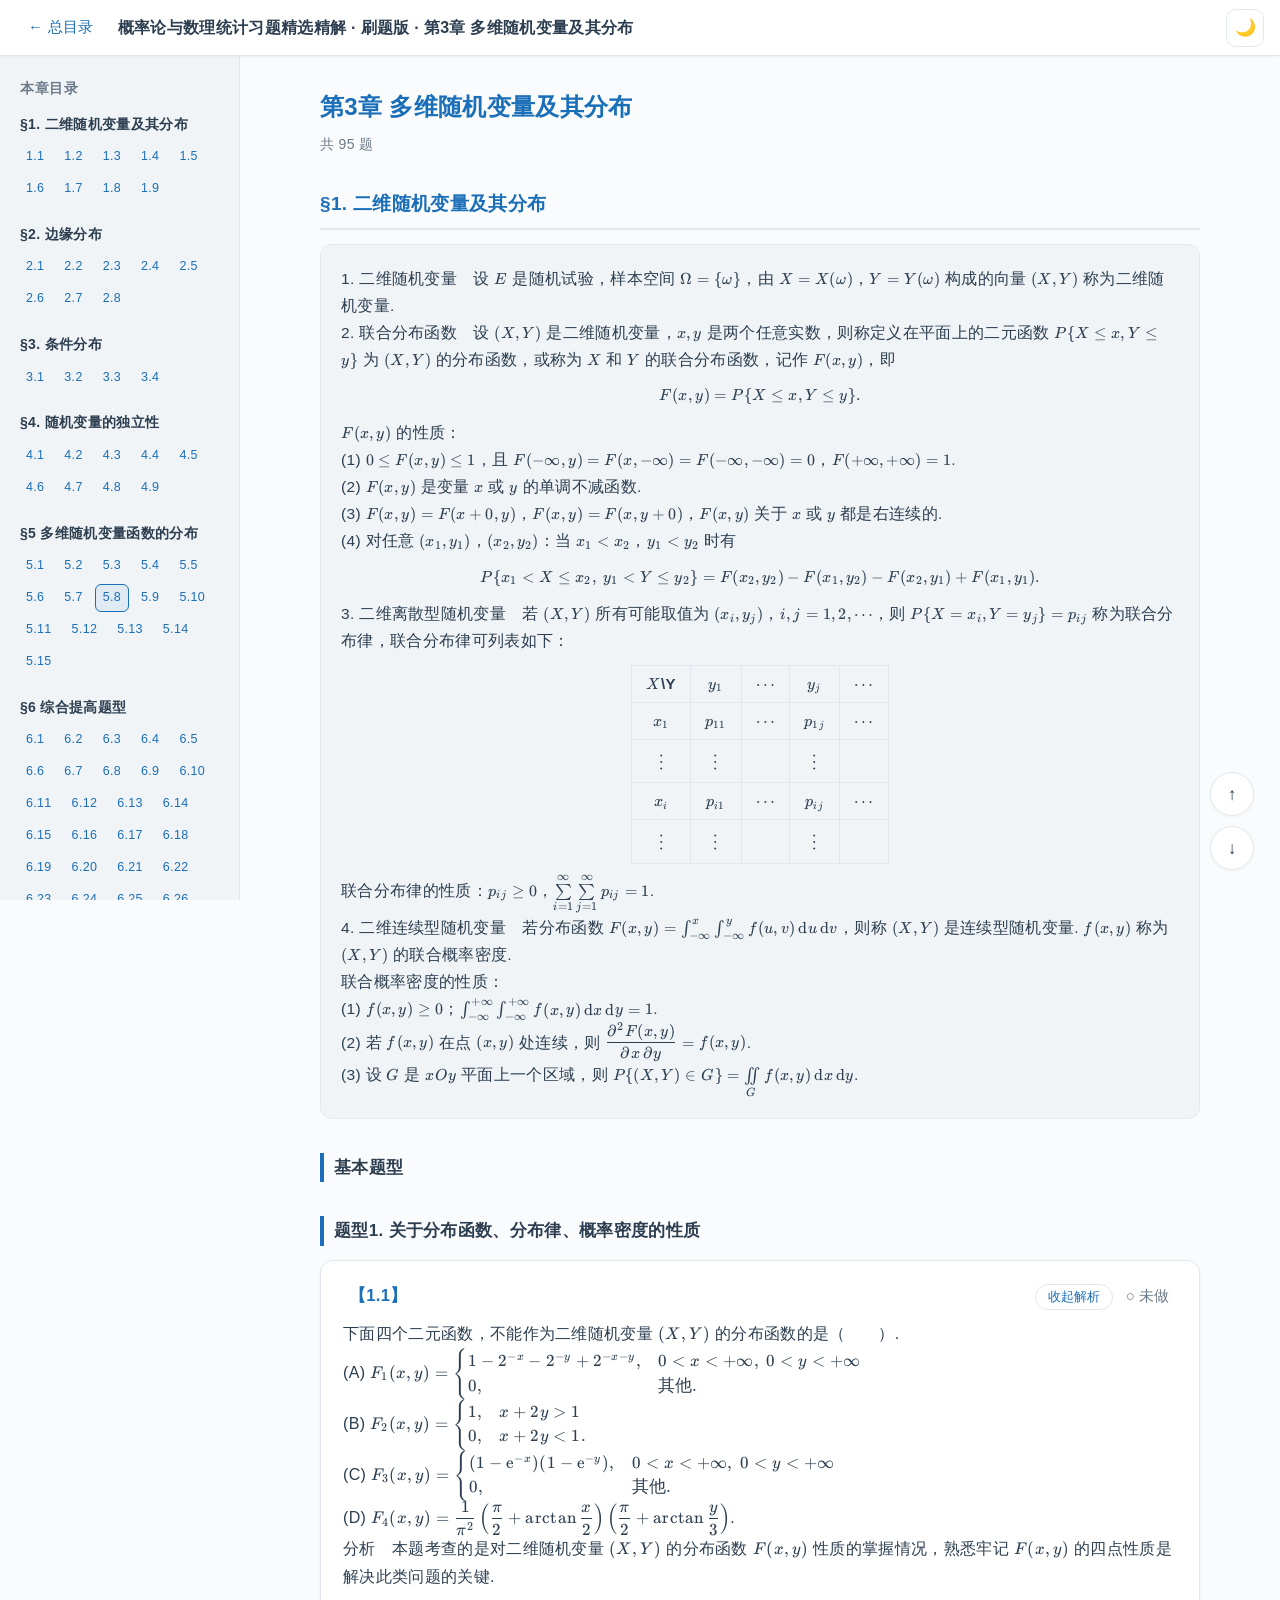
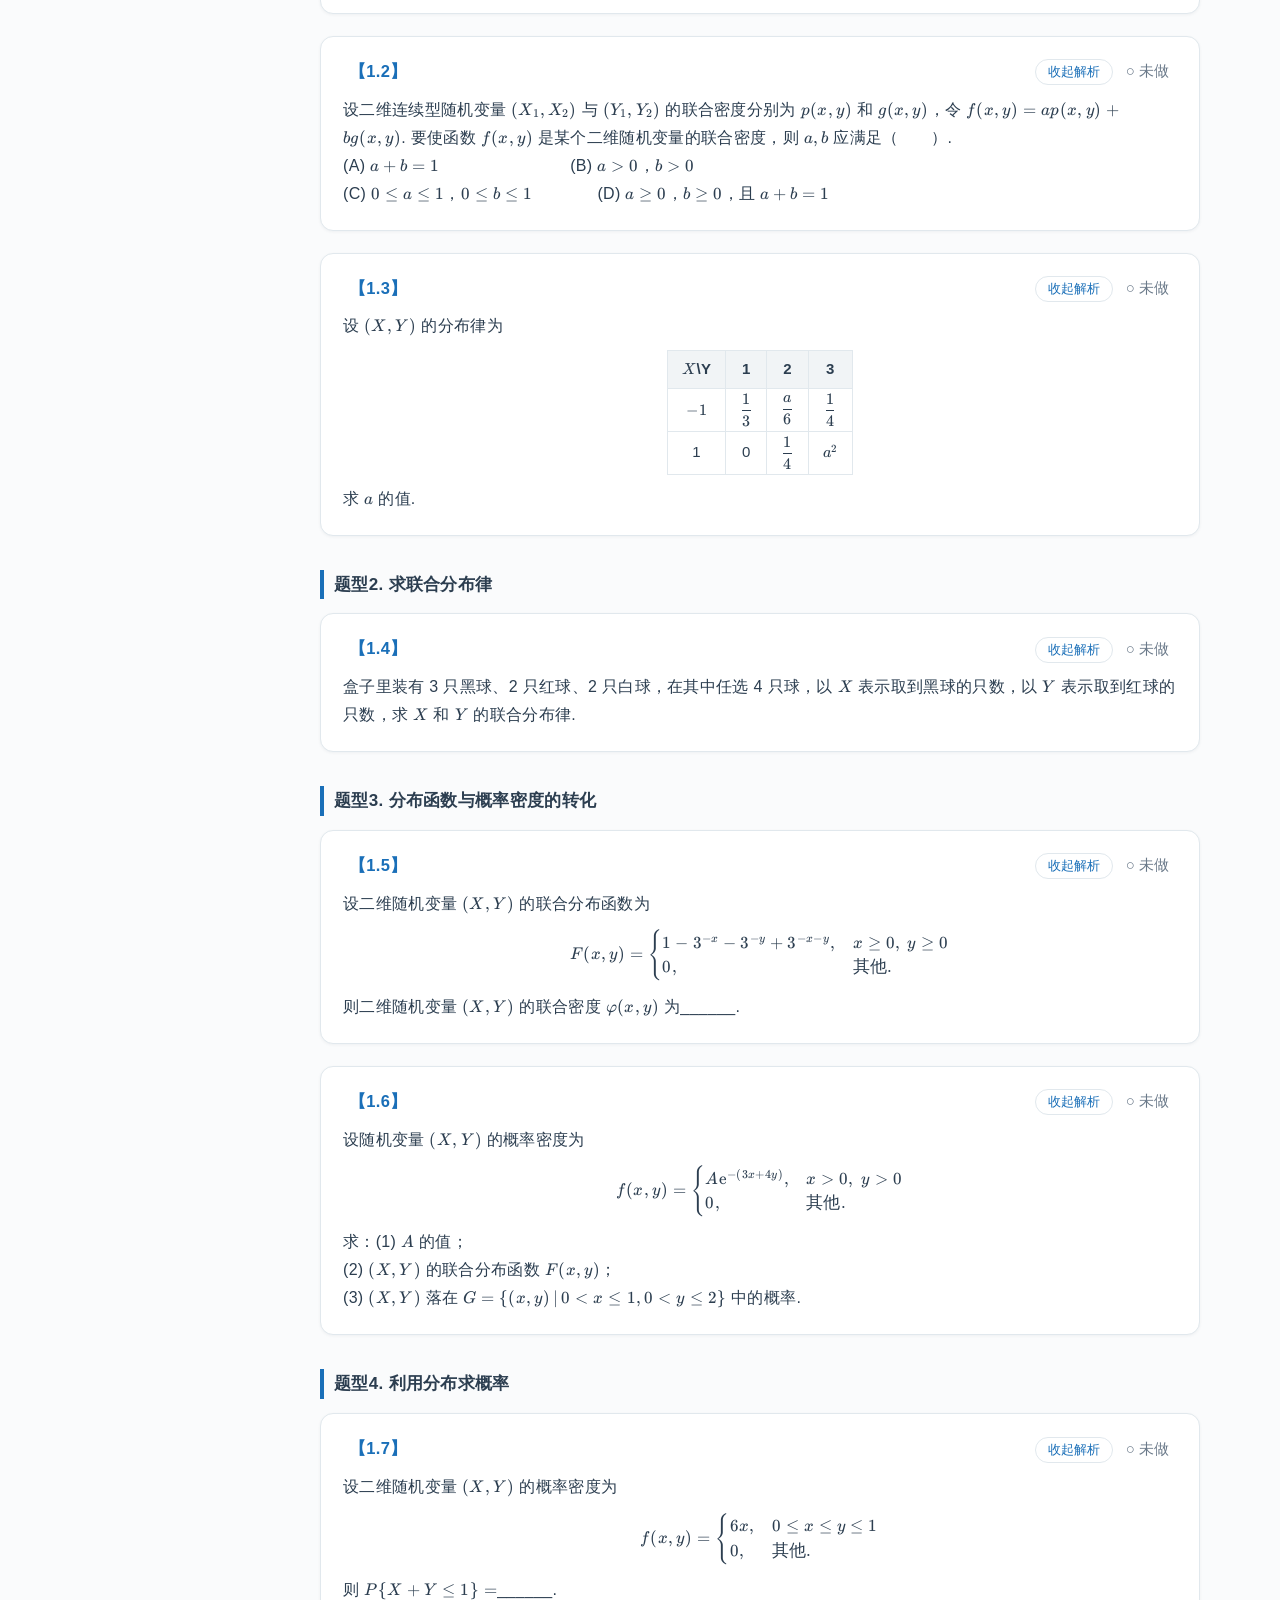
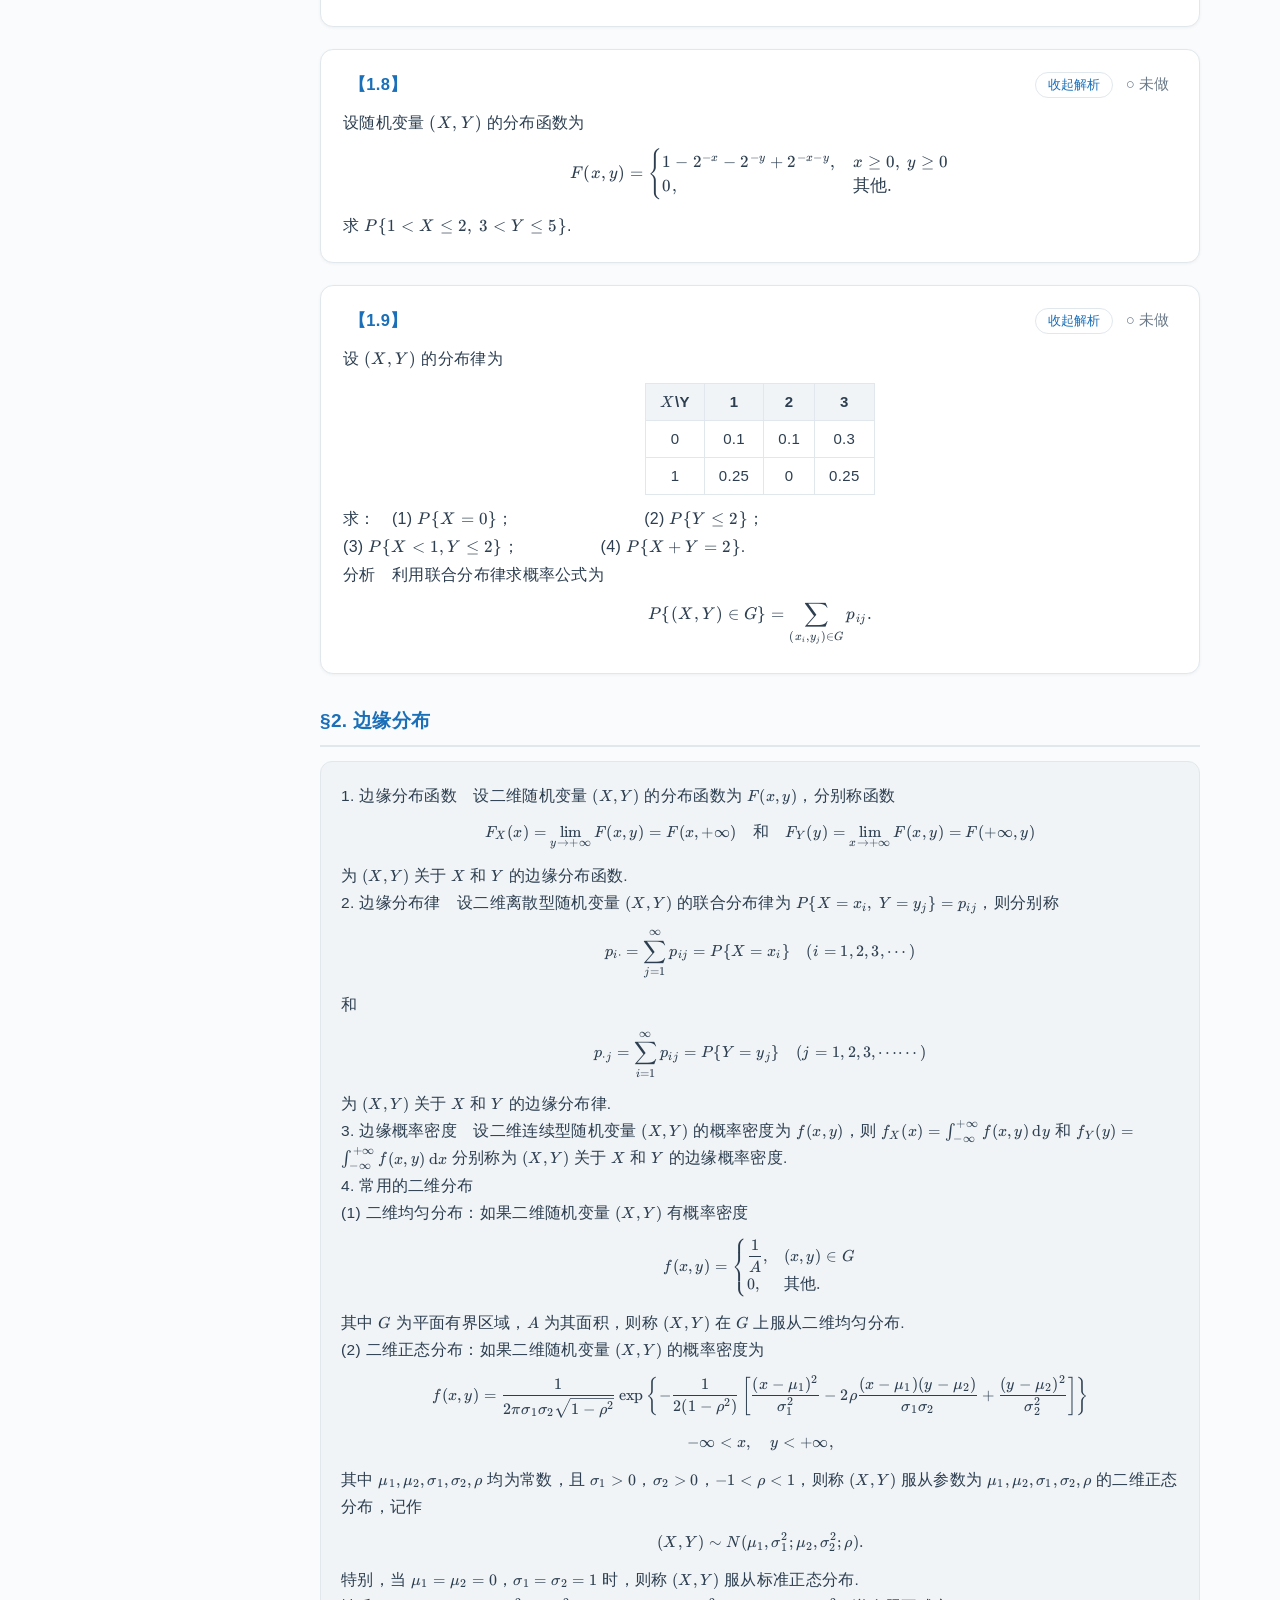
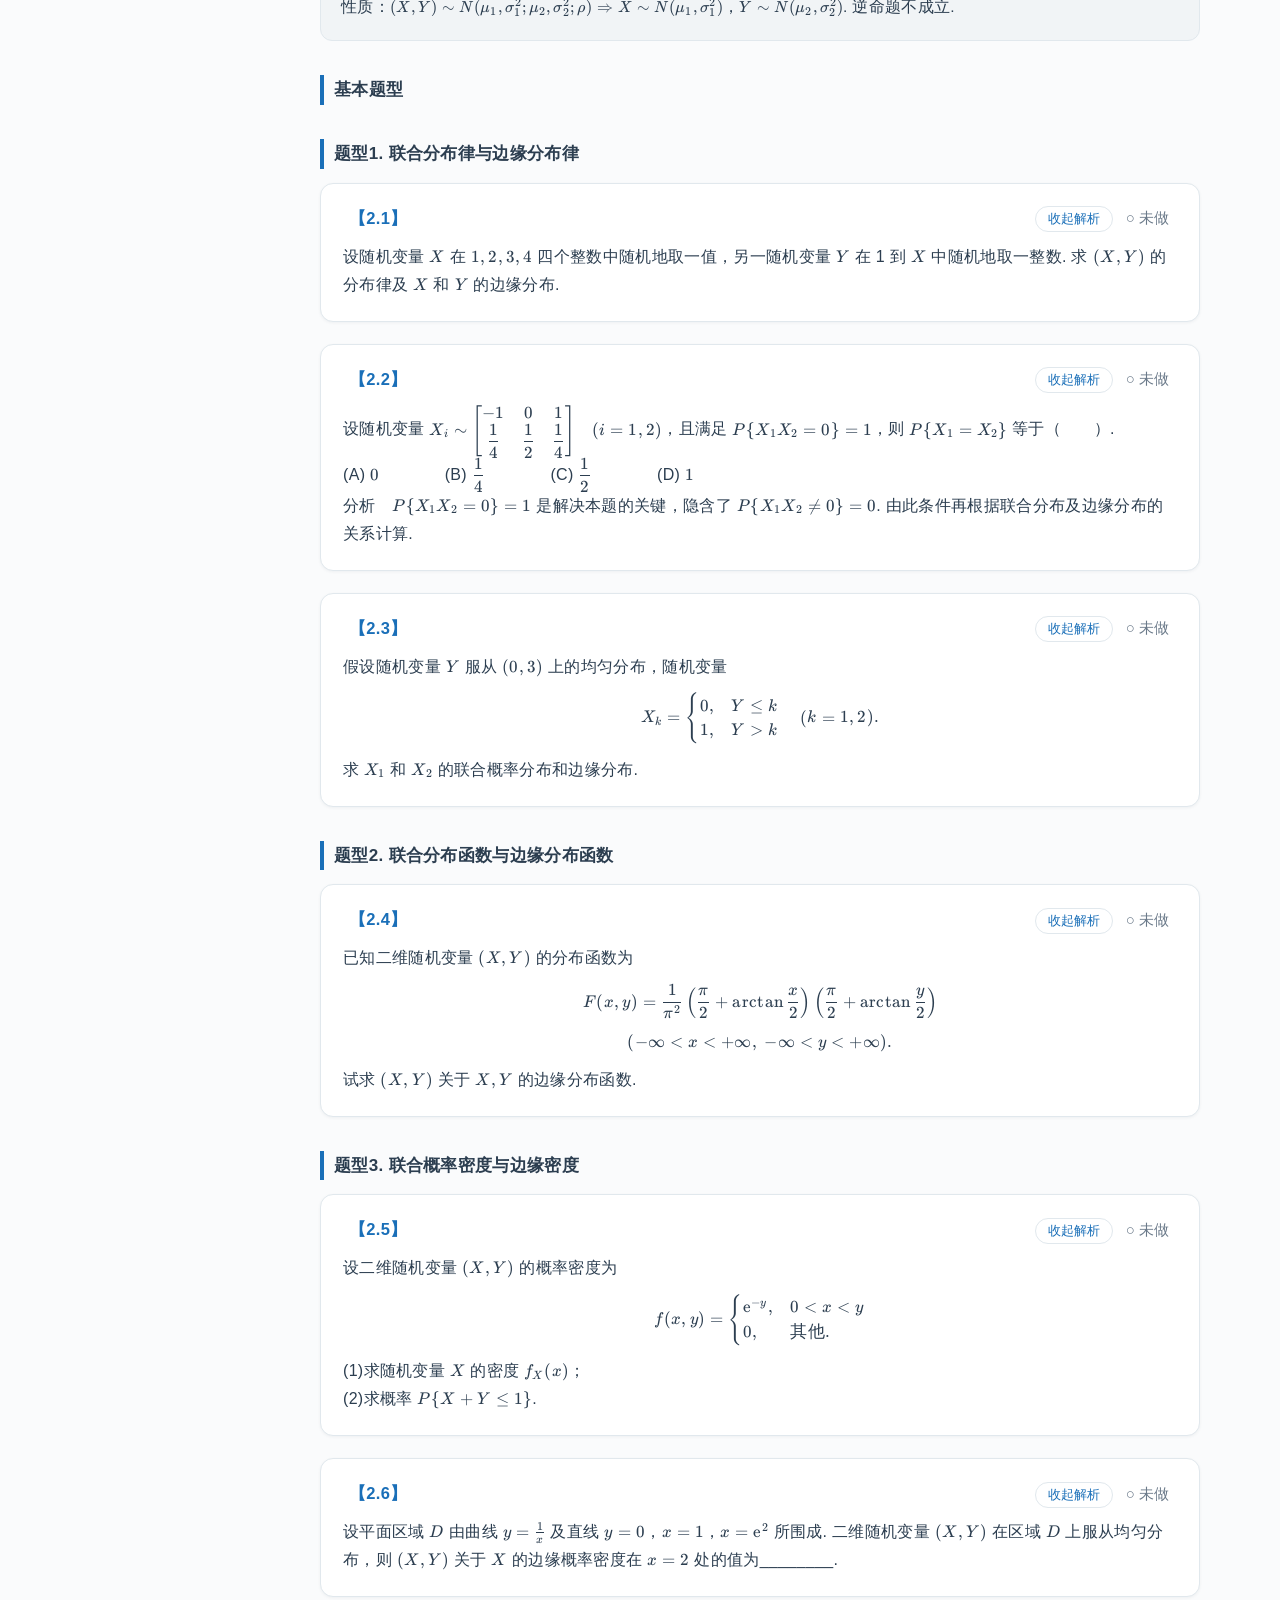
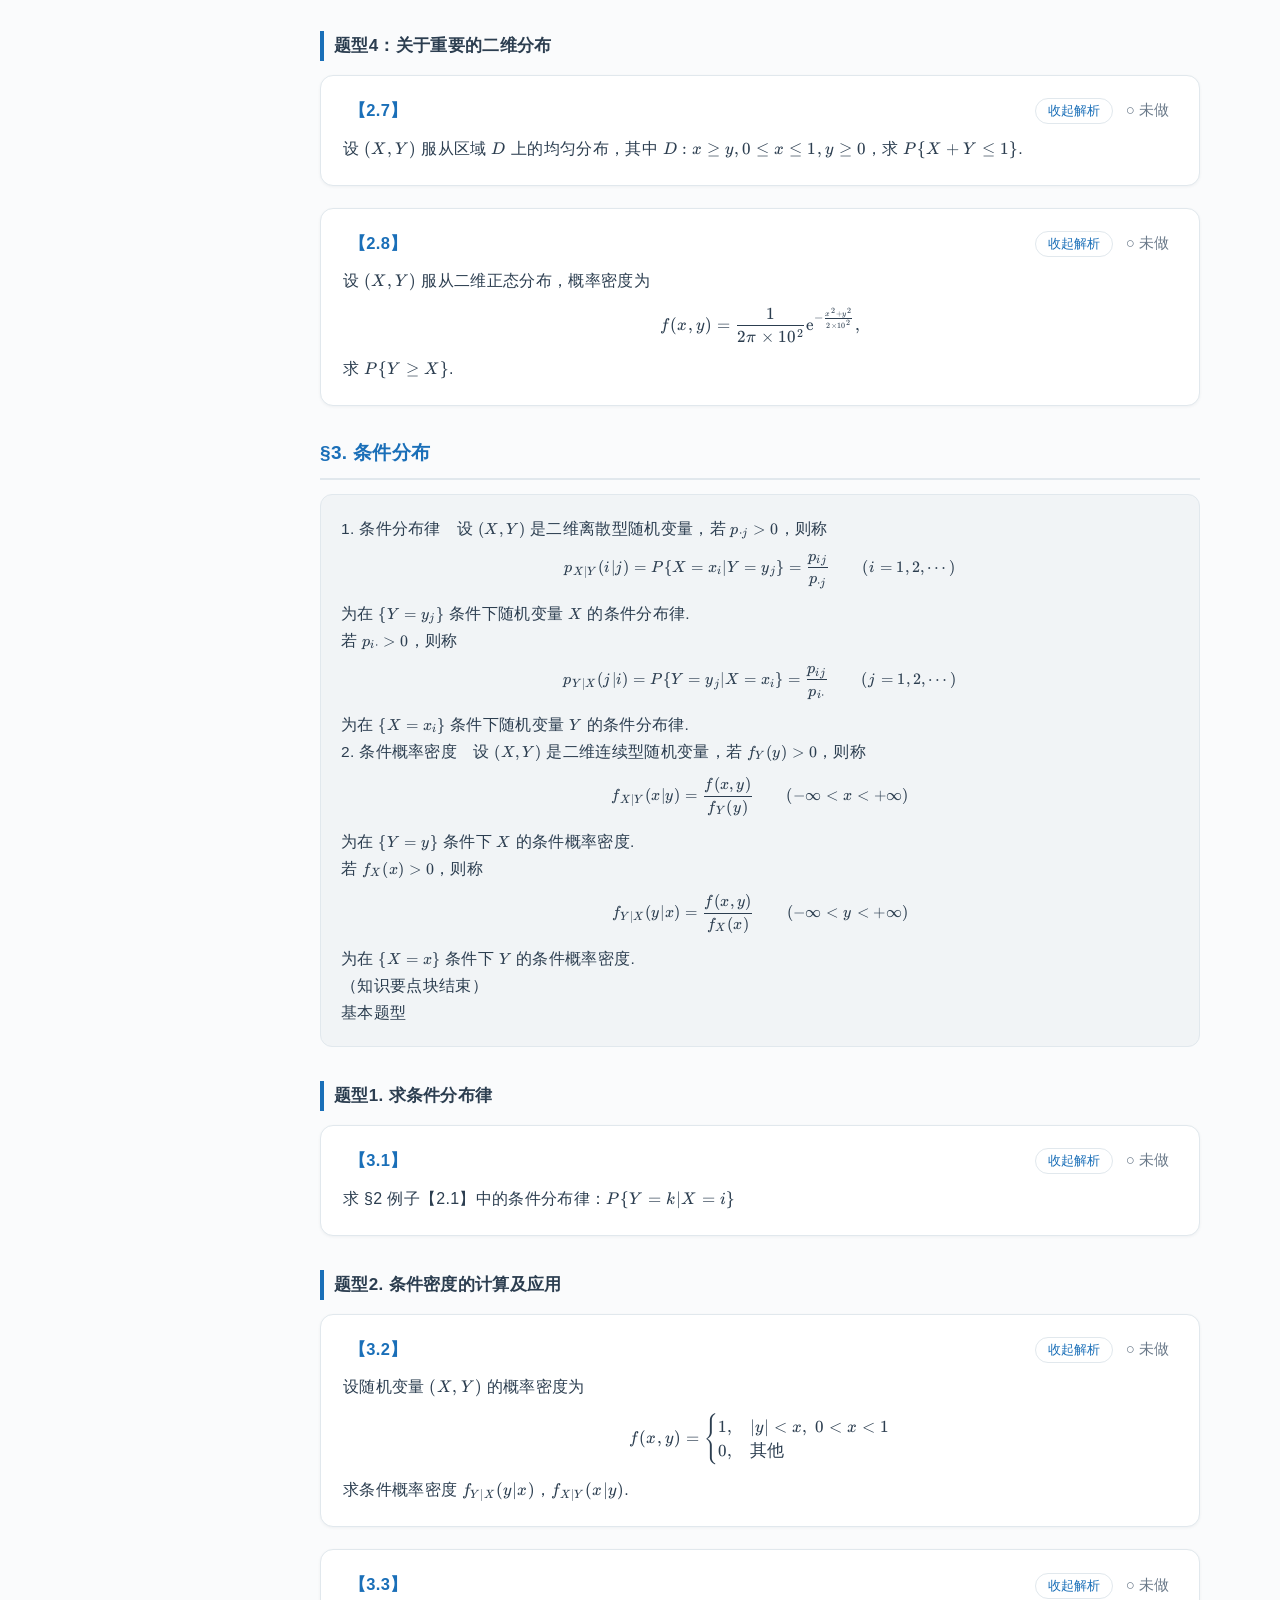
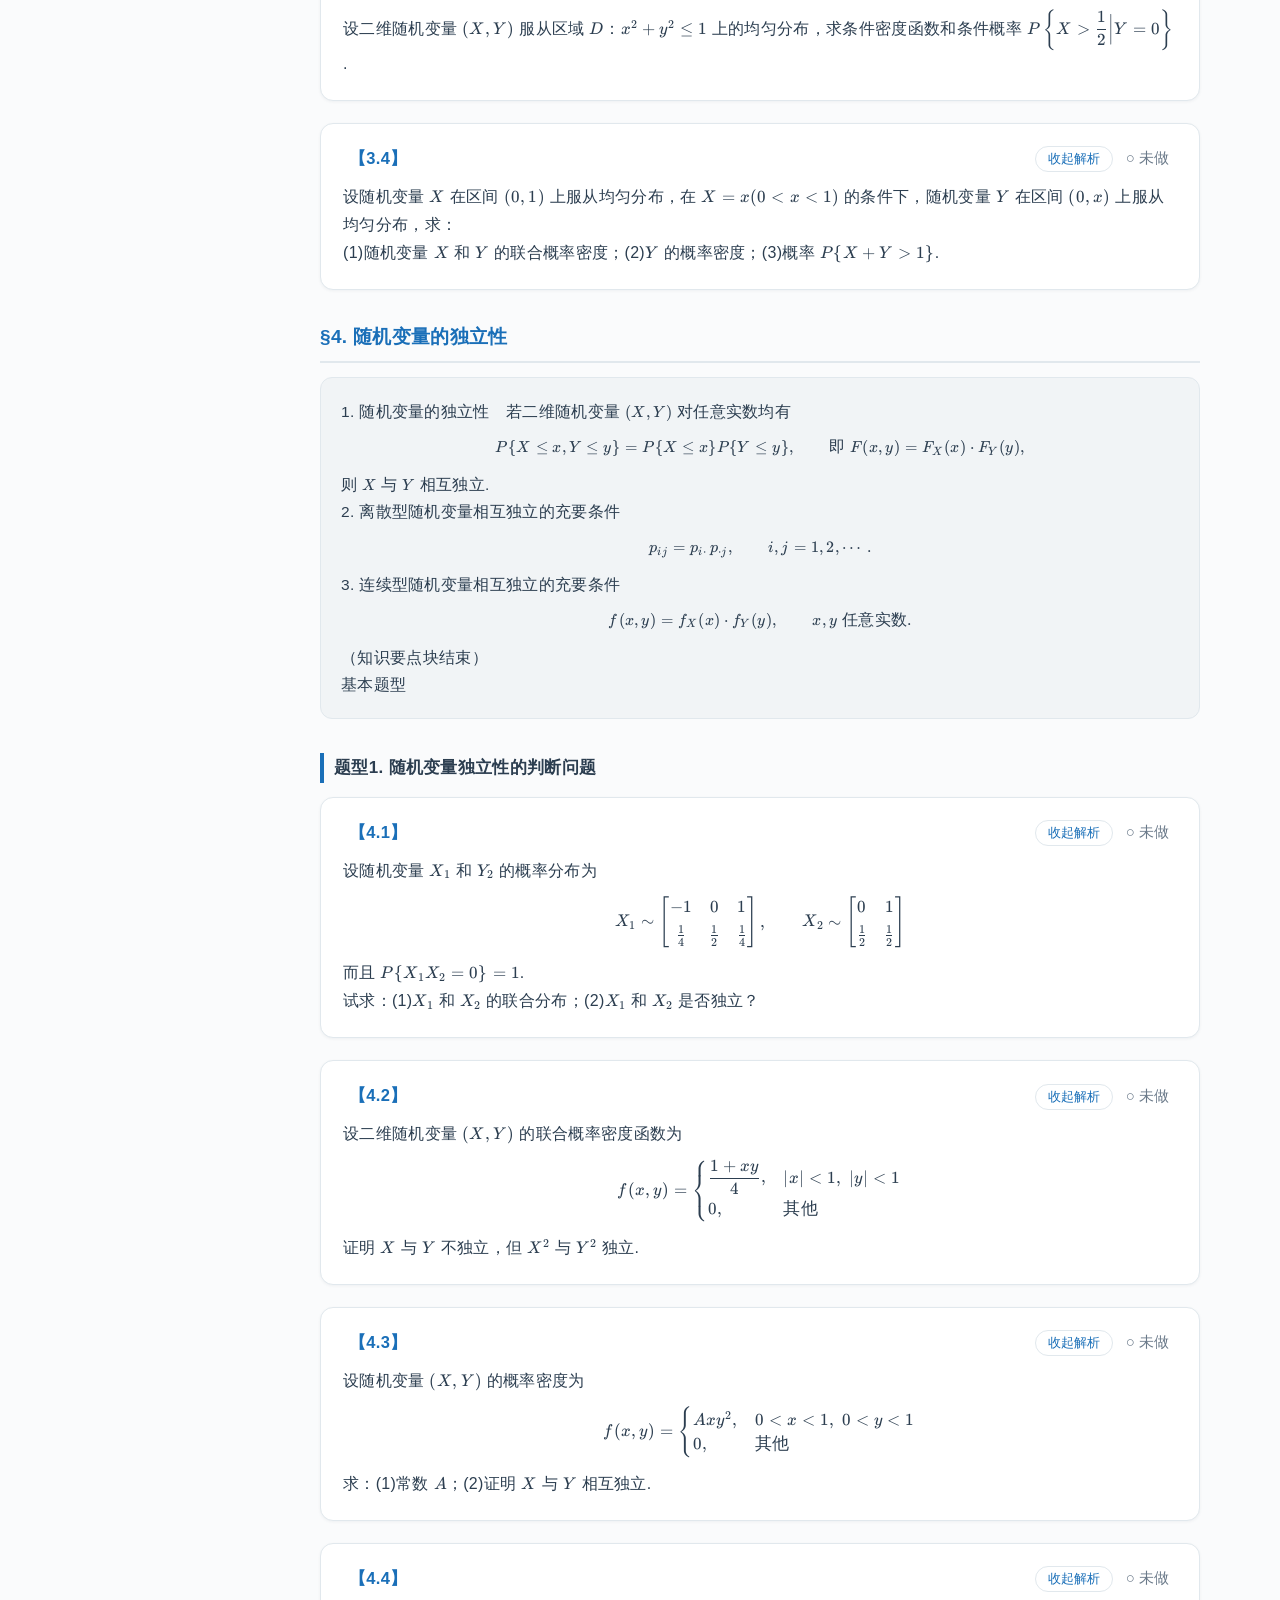
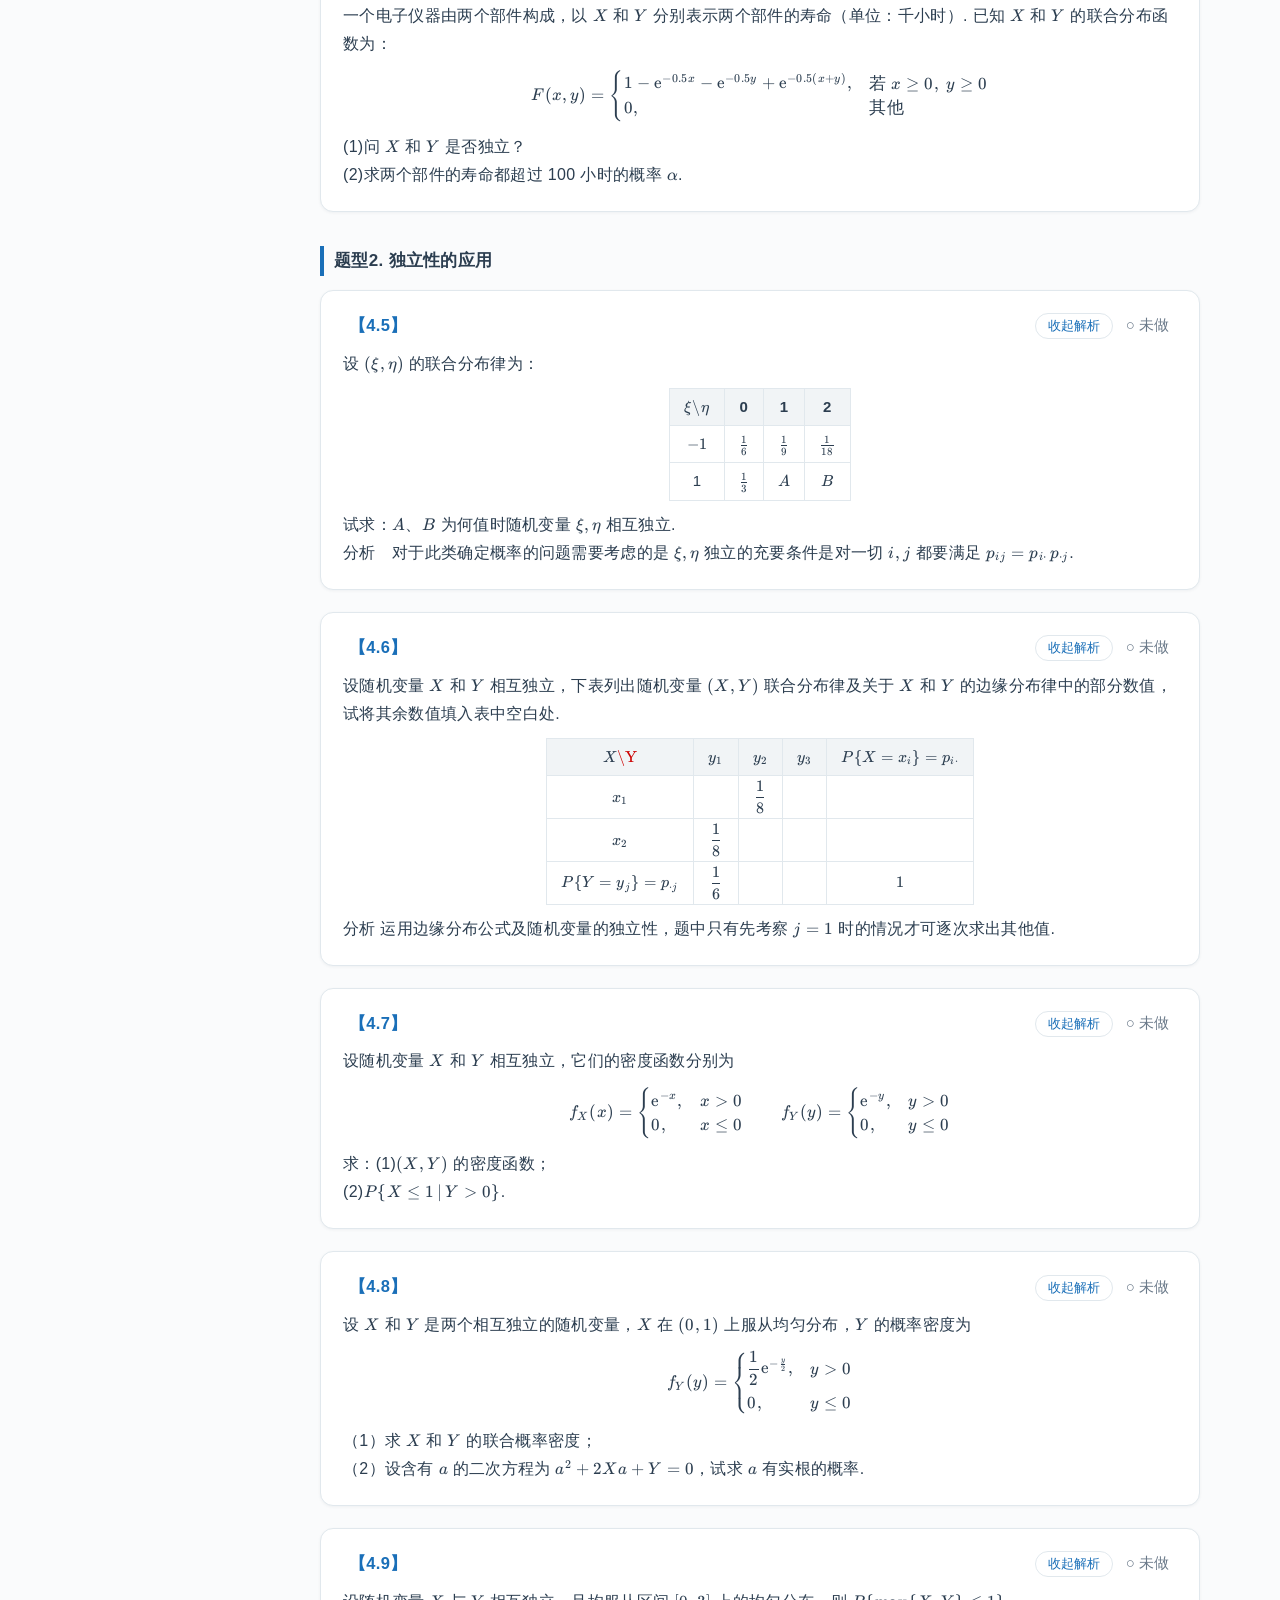
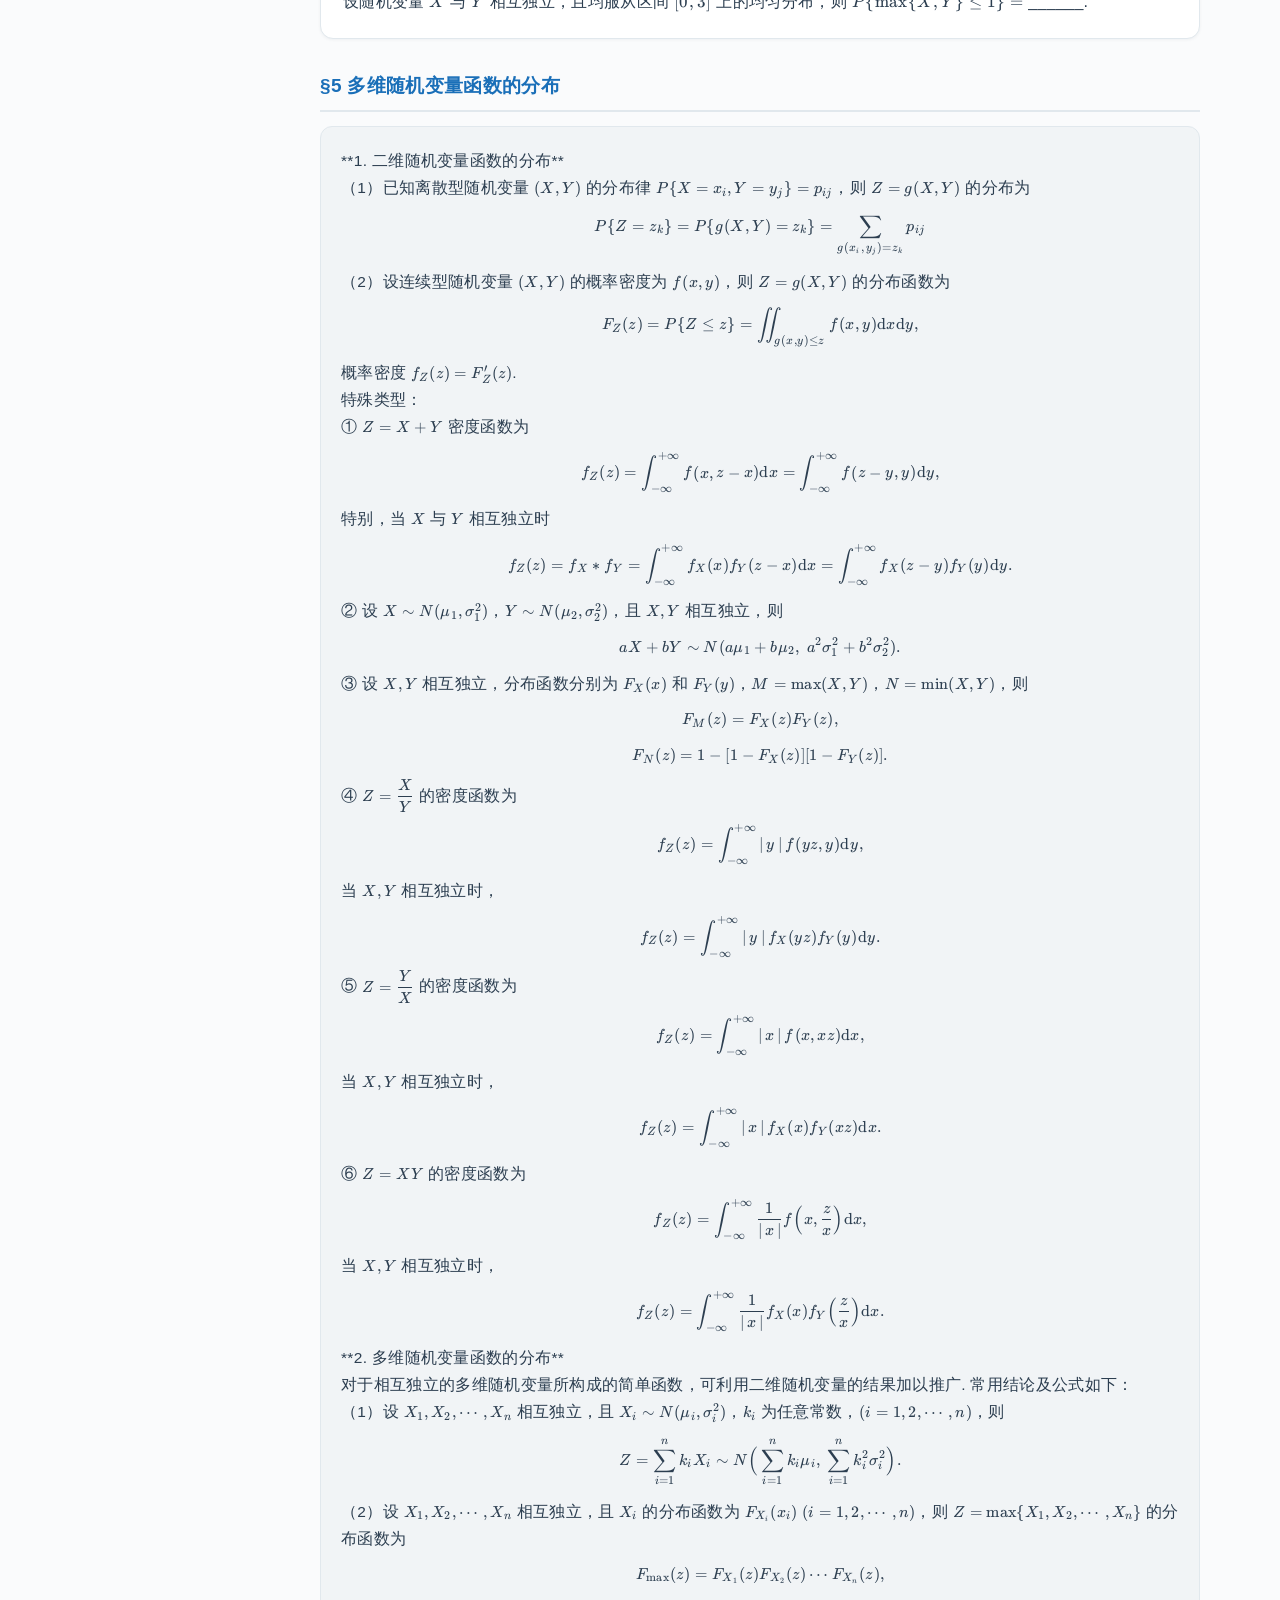
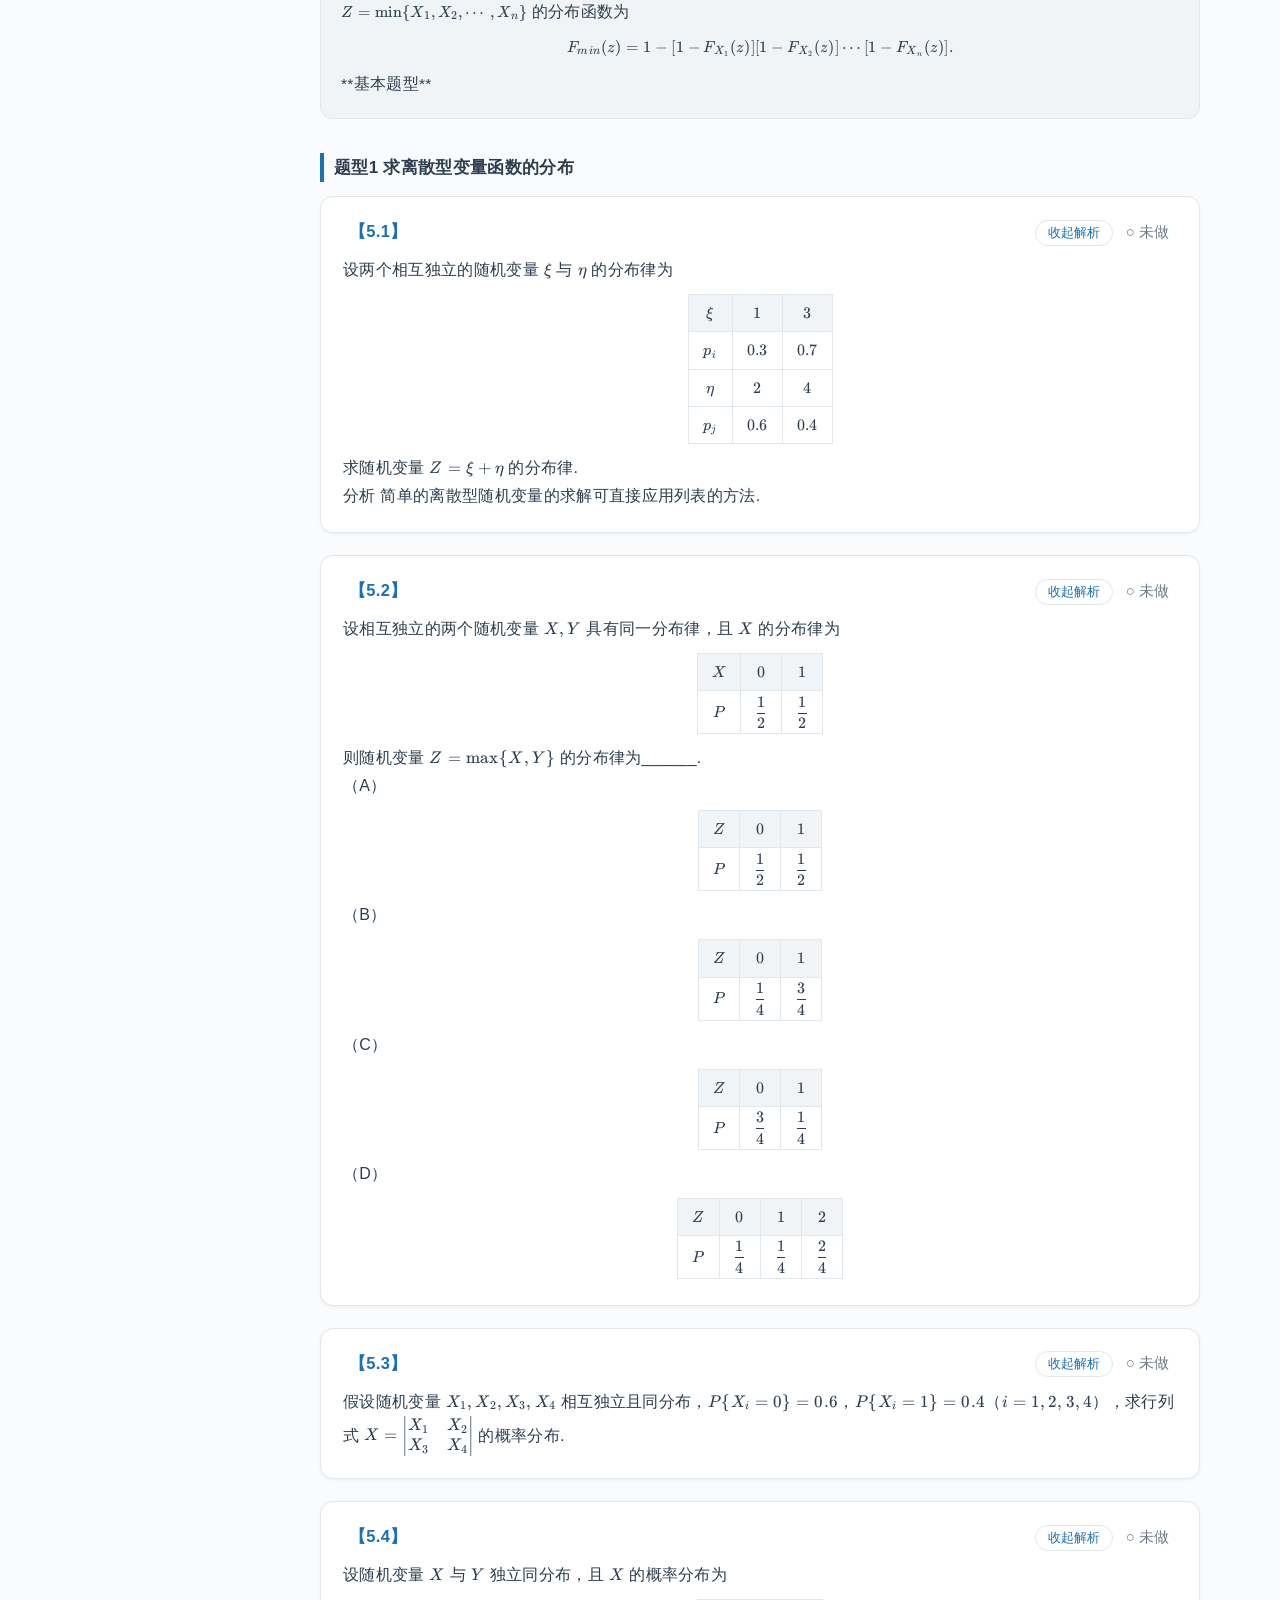
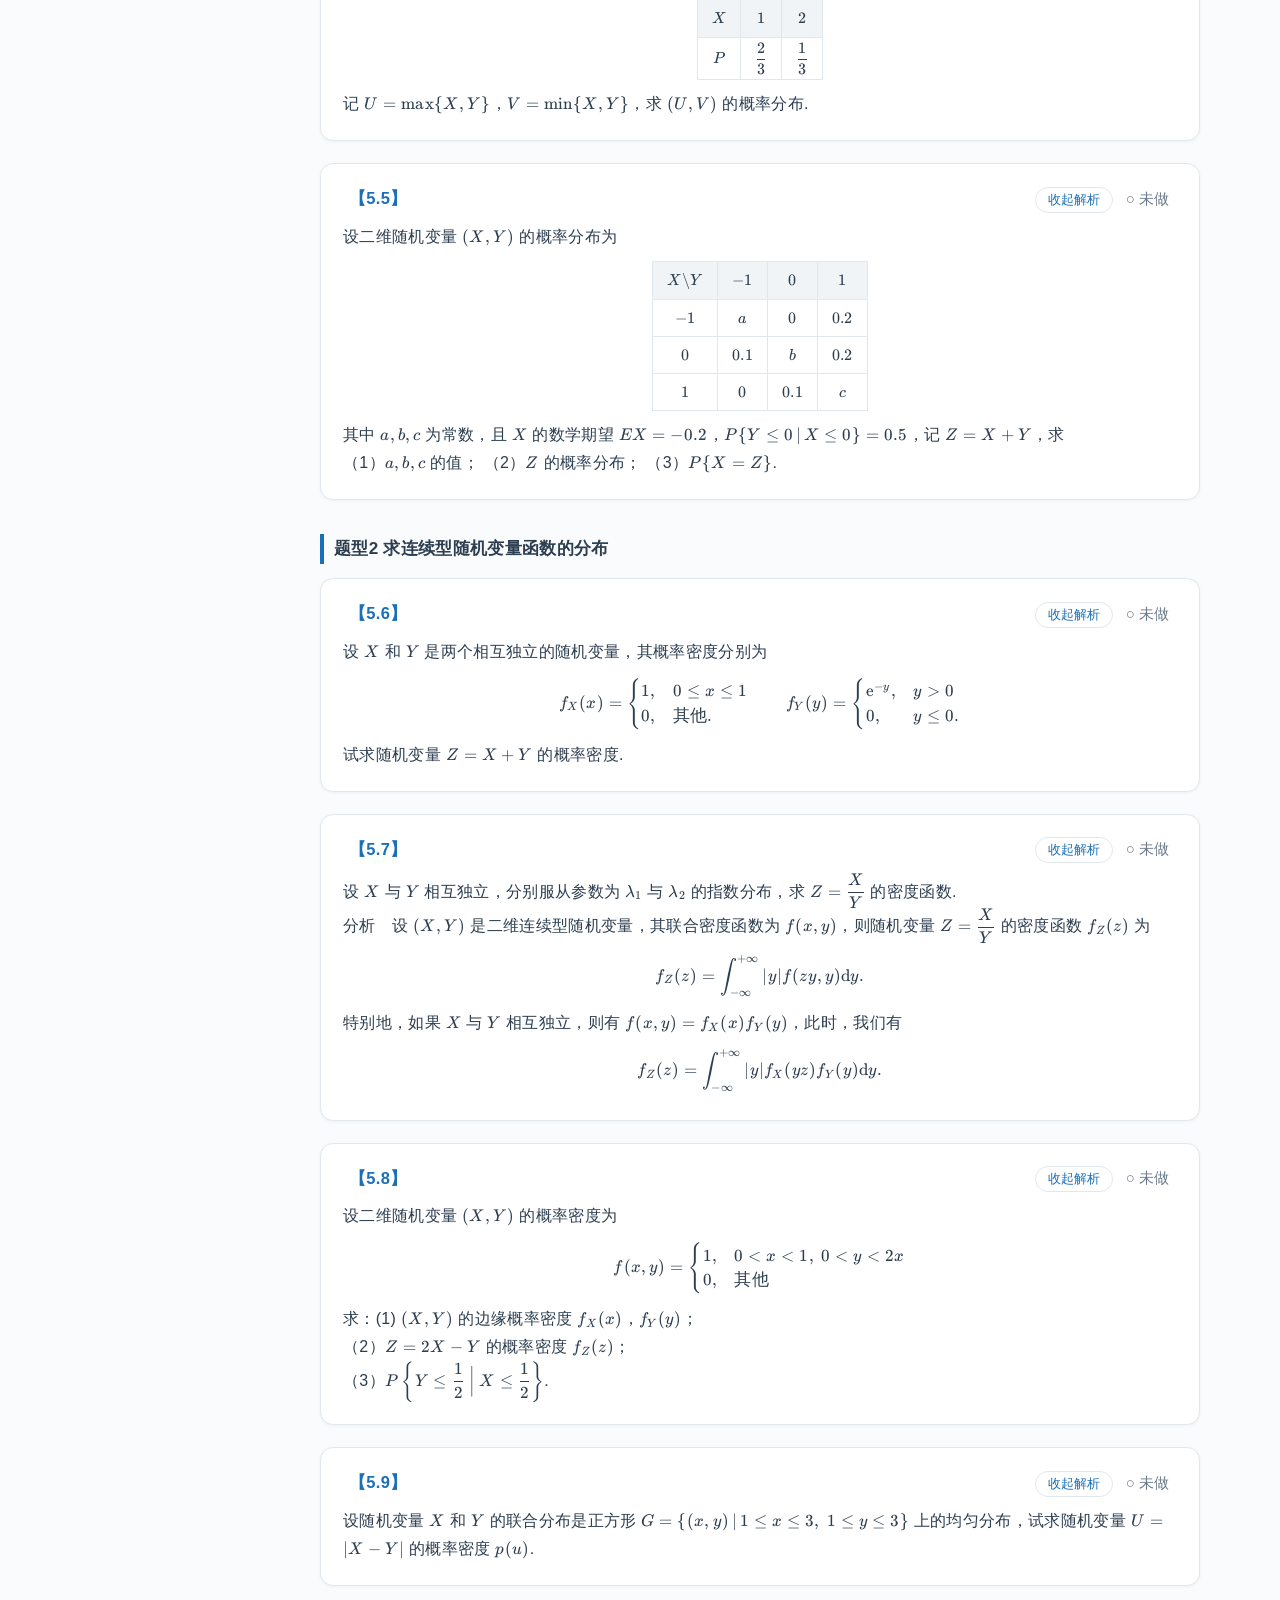
<file: chapters/chapter-03.html>
<!DOCTYPE html>
<html lang="zh-CN">
<head>
<meta charset="UTF-8">
<meta name="viewport" content="width=device-width, initial-scale=1.0">
<title>第3章 多维随机变量及其分布 · 概率论与数理统计习题精选精解 · 刷题版</title>
<link rel="stylesheet" href="../assets/katex/katex.min.css?v=4">
<link rel="stylesheet" href="../assets/style.css?v=4">
</head>
<body data-page="chapter" data-chapter="c3">
<header class="topbar"><button class="icon-btn" id="menuBtn" title="目录">☰</button><a class="back-home" href="../index.html">← 总目录</a><span class="bar-title">概率论与数理统计习题精选精解 · 刷题版 · 第3章 多维随机变量及其分布</span><button class="icon-btn" id="themeBtn" title="切换夜间模式">🌙</button></header>
<div class="mask" id="sidebarMask"></div>
<div class="layout">
<aside class="sidebar" id="sidebar">
<h3>本章目录</h3>
<div class="sec-group">
<a class="sec-name" href="#sec-1">§1. 二维随机变量及其分布</a>
<div class="q-links">
<a href="#q-1-1" data-qid="c3-1.1">1.1</a>
<a href="#q-1-2" data-qid="c3-1.2">1.2</a>
<a href="#q-1-3" data-qid="c3-1.3">1.3</a>
<a href="#q-1-4" data-qid="c3-1.4">1.4</a>
<a href="#q-1-5" data-qid="c3-1.5">1.5</a>
<a href="#q-1-6" data-qid="c3-1.6">1.6</a>
<a href="#q-1-7" data-qid="c3-1.7">1.7</a>
<a href="#q-1-8" data-qid="c3-1.8">1.8</a>
<a href="#q-1-9" data-qid="c3-1.9">1.9</a>
</div></div>
<div class="sec-group">
<a class="sec-name" href="#sec-2">§2. 边缘分布</a>
<div class="q-links">
<a href="#q-2-1" data-qid="c3-2.1">2.1</a>
<a href="#q-2-2" data-qid="c3-2.2">2.2</a>
<a href="#q-2-3" data-qid="c3-2.3">2.3</a>
<a href="#q-2-4" data-qid="c3-2.4">2.4</a>
<a href="#q-2-5" data-qid="c3-2.5">2.5</a>
<a href="#q-2-6" data-qid="c3-2.6">2.6</a>
<a href="#q-2-7" data-qid="c3-2.7">2.7</a>
<a href="#q-2-8" data-qid="c3-2.8">2.8</a>
</div></div>
<div class="sec-group">
<a class="sec-name" href="#sec-3">§3. 条件分布</a>
<div class="q-links">
<a href="#q-3-1" data-qid="c3-3.1">3.1</a>
<a href="#q-3-2" data-qid="c3-3.2">3.2</a>
<a href="#q-3-3" data-qid="c3-3.3">3.3</a>
<a href="#q-3-4" data-qid="c3-3.4">3.4</a>
</div></div>
<div class="sec-group">
<a class="sec-name" href="#sec-4">§4. 随机变量的独立性</a>
<div class="q-links">
<a href="#q-4-1" data-qid="c3-4.1">4.1</a>
<a href="#q-4-2" data-qid="c3-4.2">4.2</a>
<a href="#q-4-3" data-qid="c3-4.3">4.3</a>
<a href="#q-4-4" data-qid="c3-4.4">4.4</a>
<a href="#q-4-5" data-qid="c3-4.5">4.5</a>
<a href="#q-4-6" data-qid="c3-4.6">4.6</a>
<a href="#q-4-7" data-qid="c3-4.7">4.7</a>
<a href="#q-4-8" data-qid="c3-4.8">4.8</a>
<a href="#q-4-9" data-qid="c3-4.9">4.9</a>
</div></div>
<div class="sec-group">
<a class="sec-name" href="#sec-5">§5 多维随机变量函数的分布</a>
<div class="q-links">
<a href="#q-5-1" data-qid="c3-5.1">5.1</a>
<a href="#q-5-2" data-qid="c3-5.2">5.2</a>
<a href="#q-5-3" data-qid="c3-5.3">5.3</a>
<a href="#q-5-4" data-qid="c3-5.4">5.4</a>
<a href="#q-5-5" data-qid="c3-5.5">5.5</a>
<a href="#q-5-6" data-qid="c3-5.6">5.6</a>
<a href="#q-5-7" data-qid="c3-5.7">5.7</a>
<a href="#q-5-8" data-qid="c3-5.8">5.8</a>
<a href="#q-5-9" data-qid="c3-5.9">5.9</a>
<a href="#q-5-10" data-qid="c3-5.10">5.10</a>
<a href="#q-5-11" data-qid="c3-5.11">5.11</a>
<a href="#q-5-12" data-qid="c3-5.12">5.12</a>
<a href="#q-5-13" data-qid="c3-5.13">5.13</a>
<a href="#q-5-14" data-qid="c3-5.14">5.14</a>
<a href="#q-5-15" data-qid="c3-5.15">5.15</a>
</div></div>
<div class="sec-group">
<a class="sec-name" href="#sec-6">§6 综合提高题型</a>
<div class="q-links">
<a href="#q-6-1" data-qid="c3-6.1">6.1</a>
<a href="#q-6-2" data-qid="c3-6.2">6.2</a>
<a href="#q-6-3" data-qid="c3-6.3">6.3</a>
<a href="#q-6-4" data-qid="c3-6.4">6.4</a>
<a href="#q-6-5" data-qid="c3-6.5">6.5</a>
<a href="#q-6-6" data-qid="c3-6.6">6.6</a>
<a href="#q-6-7" data-qid="c3-6.7">6.7</a>
<a href="#q-6-8" data-qid="c3-6.8">6.8</a>
<a href="#q-6-9" data-qid="c3-6.9">6.9</a>
<a href="#q-6-10" data-qid="c3-6.10">6.10</a>
<a href="#q-6-11" data-qid="c3-6.11">6.11</a>
<a href="#q-6-12" data-qid="c3-6.12">6.12</a>
<a href="#q-6-13" data-qid="c3-6.13">6.13</a>
<a href="#q-6-14" data-qid="c3-6.14">6.14</a>
<a href="#q-6-15" data-qid="c3-6.15">6.15</a>
<a href="#q-6-16" data-qid="c3-6.16">6.16</a>
<a href="#q-6-17" data-qid="c3-6.17">6.17</a>
<a href="#q-6-18" data-qid="c3-6.18">6.18</a>
<a href="#q-6-19" data-qid="c3-6.19">6.19</a>
<a href="#q-6-20" data-qid="c3-6.20">6.20</a>
<a href="#q-6-21" data-qid="c3-6.21">6.21</a>
<a href="#q-6-22" data-qid="c3-6.22">6.22</a>
<a href="#q-6-23" data-qid="c3-6.23">6.23</a>
<a href="#q-6-24" data-qid="c3-6.24">6.24</a>
<a href="#q-6-25" data-qid="c3-6.25">6.25</a>
<a href="#q-6-26" data-qid="c3-6.26">6.26</a>
<a href="#q-6-27" data-qid="c3-6.27">6.27</a>
<a href="#q-6-28" data-qid="c3-6.28">6.28</a>
<a href="#q-6-29" data-qid="c3-6.29">6.29</a>
<a href="#q-6-30" data-qid="c3-6.30">6.30</a>
<a href="#q-6-31" data-qid="c3-6.31">6.31</a>
<a href="#q-6-32" data-qid="c3-6.32">6.32</a>
<a href="#q-6-33" data-qid="c3-6.33">6.33</a>
<a href="#q-6-34" data-qid="c3-6.34">6.34</a>
<a href="#q-6-35" data-qid="c3-6.35">6.35</a>
<a href="#q-6-36" data-qid="c3-6.36">6.36</a>
<a href="#q-6-37" data-qid="c3-6.37">6.37</a>
<a href="#q-6-38" data-qid="c3-6.38">6.38</a>
<a href="#q-6-39" data-qid="c3-6.39">6.39</a>
<a href="#q-6-40" data-qid="c3-6.40">6.40</a>
<a href="#q-6-41" data-qid="c3-6.41">6.41</a>
<a href="#q-6-42" data-qid="c3-6.42">6.42</a>
<a href="#q-6-43" data-qid="c3-6.43">6.43</a>
<a href="#q-6-44" data-qid="c3-6.44">6.44</a>
<a href="#q-6-45" data-qid="c3-6.45">6.45</a>
<a href="#q-6-46" data-qid="c3-6.46">6.46</a>
<a href="#q-6-47" data-qid="c3-6.47">6.47</a>
<a href="#q-6-48" data-qid="c3-6.48">6.48</a>
<a href="#q-6-49" data-qid="c3-6.49">6.49</a>
<a href="#q-6-50" data-qid="c3-6.50">6.50</a>
</div></div>
</aside>
<main class="main"><div class="content">
<div class="chapter-head"><h1>第3章 多维随机变量及其分布</h1><div class="meta">共 95 题</div></div>
<h2 class="sec-title" id="sec-1">§1. 二维随机变量及其分布</h2>
<div class="know-box"><p>1. 二维随机变量　设 $E$ 是随机试验，样本空间 $\Omega=\{\omega\}$，由 $X=X(\omega)$，$Y=Y(\omega)$ 构成的向量 $(X,Y)$ 称为二维随机变量.<br>2. 联合分布函数　设 $(X,Y)$ 是二维随机变量，$x,y$ 是两个任意实数，则称定义在平面上的二元函数 $P\{X\le x, Y\le y\}$ 为 $(X,Y)$ 的分布函数，或称为 $X$ 和 $Y$ 的联合分布函数，记作 $F(x,y)$，即</p>
<p class="dmath">$$F(x,y)=P\{X\le x, Y\le y\}.$$</p>
<p>$F(x,y)$ 的性质：<br>(1) $0\le F(x,y)\le 1$，且 $F(-\infty,y)=F(x,-\infty)=F(-\infty,-\infty)=0$，$F(+\infty,+\infty)=1$.<br>(2) $F(x,y)$ 是变量 $x$ 或 $y$ 的单调不减函数.<br>(3) $F(x,y)=F(x+0,y)$，$F(x,y)=F(x,y+0)$，$F(x,y)$ 关于 $x$ 或 $y$ 都是右连续的.<br>(4) 对任意 $(x_1,y_1)$，$(x_2,y_2)$：当 $x_1&lt;x_2$，$y_1&lt;y_2$ 时有</p>
<p class="dmath">$$P\{x_1&lt;X\le x_2,\ y_1&lt;Y\le y_2\}=F(x_2,y_2)-F(x_1,y_2)-F(x_2,y_1)+F(x_1,y_1).$$</p>
<p>3. 二维离散型随机变量　若 $(X,Y)$ 所有可能取值为 $(x_i,y_j)$，$i,j=1,2,\cdots$，则 $P\{X=x_i, Y=y_j\}=p_{ij}$ 称为联合分布律，联合分布律可列表如下：</p>
<table><tr><th>$X$\Y</th><th>$y_1$</th><th>$\cdots$</th><th>$y_j$</th><th>$\cdots$</th></tr><tr><td>$x_1$</td><td>$p_{11}$</td><td>$\cdots$</td><td>$p_{1j}$</td><td>$\cdots$</td></tr><tr><td>$\vdots$</td><td>$\vdots$</td><td></td><td>$\vdots$</td><td></td></tr><tr><td>$x_i$</td><td>$p_{i1}$</td><td>$\cdots$</td><td>$p_{ij}$</td><td>$\cdots$</td></tr><tr><td>$\vdots$</td><td>$\vdots$</td><td></td><td>$\vdots$</td><td></td></tr></table>
<p>联合分布律的性质：$p_{ij}\ge 0$，$\sum\limits_{i=1}^{\infty}\sum\limits_{j=1}^{\infty}p_{ij}=1$.<br>4. 二维连续型随机变量　若分布函数 $F(x,y)=\int_{-\infty}^{x}\int_{-\infty}^{y}f(u,v)\,\mathrm{d}u\,\mathrm{d}v$，则称 $(X,Y)$ 是连续型随机变量. $f(x,y)$ 称为 $(X,Y)$ 的联合概率密度.<br>联合概率密度的性质：<br>(1) $f(x,y)\ge 0$；$\int_{-\infty}^{+\infty}\int_{-\infty}^{+\infty}f(x,y)\,\mathrm{d}x\,\mathrm{d}y=1$.<br>(2) 若 $f(x,y)$ 在点 $(x,y)$ 处连续，则 $\dfrac{\partial^2 F(x,y)}{\partial x\,\partial y}=f(x,y)$.<br>(3) 设 $G$ 是 $xOy$ 平面上一个区域，则 $P\{(X,Y)\in G\}=\iint\limits_{G}f(x,y)\,\mathrm{d}x\,\mathrm{d}y$.</p></div>
<div class="block-title">基本题型</div>
<div class="block-title">题型1. 关于分布函数、分布律、概率密度的性质</div>
<section class="q-card" id="q-1-1" data-qid="c3-1.1">
<div class="q-head"><span class="q-num">【1.1】</span><span>
<button class="toggle-btn">收起解析</button> <button class="mark-btn">○ 未做</button></span></div>
<div class="q-body"><p>下面四个二元函数，不能作为二维随机变量 $(X,Y)$ 的分布函数的是（　　）.<br>(A) $F_1(x,y)=\begin{cases}1-2^{-x}-2^{-y}+2^{-x-y}, &amp; 0&lt;x&lt;+\infty,\ 0&lt;y&lt;+\infty\\ 0, &amp; \text{其他.}\end{cases}$<br>(B) $F_2(x,y)=\begin{cases}1, &amp; x+2y&gt;1\\ 0, &amp; x+2y&lt;1.\end{cases}$<br>(C) $F_3(x,y)=\begin{cases}(1-\mathrm{e}^{-x})(1-\mathrm{e}^{-y}), &amp; 0&lt;x&lt;+\infty,\ 0&lt;y&lt;+\infty\\ 0, &amp; \text{其他.}\end{cases}$<br>(D) $F_4(x,y)=\dfrac{1}{\pi^2}\left(\dfrac{\pi}{2}+\arctan\dfrac{x}{2}\right)\left(\dfrac{\pi}{2}+\arctan\dfrac{y}{3}\right)$.<br>分析　本题考查的是对二维随机变量 $(X,Y)$ 的分布函数 $F(x,y)$ 性质的掌握情况，熟悉牢记 $F(x,y)$ 的四点性质是解决此类问题的关键.</p></div>
<div class="sol-wrap collapsed">
<hr class="sol-divider"><div class="sol-body"><span class="sol-label">【解析】</span><p>解　分别对以上四个函数验证分布函数 $F(x,y)$ 的取值范围、右连续性、不减性和对于落在矩形域 $x_1&lt;X\le x_2$，$y_1&lt;Y\le y_2$ 上的概率</p>
<p class="dmath">$$P\{x_1&lt;X\le x_2,\ y_1&lt;Y\le y_2\}$$</p>
<p class="dmath">$$=F(x_2,y_2)-F(x_2,y_1)-F(x_1,y_2)+F(x_1,y_1)$$</p>
<p class="dmath">$$\ge 0.$$</p>
<p>可知对 $F_2(x,y)$ 有 $F(1,1)-F(1,0)-F(0,1)+F(0,0)=-1&lt;0$.</p></div>
<div class="ans-line">最终答案：<p>所以答案为(B).</p></div>
</div></section>
<section class="q-card" id="q-1-2" data-qid="c3-1.2">
<div class="q-head"><span class="q-num">【1.2】</span><span>
<button class="toggle-btn">收起解析</button> <button class="mark-btn">○ 未做</button></span></div>
<div class="q-body"><p>设二维连续型随机变量 $(X_1,X_2)$ 与 $(Y_1,Y_2)$ 的联合密度分别为 $p(x,y)$ 和 $g(x,y)$，令 $f(x,y)=ap(x,y)+bg(x,y)$. 要使函数 $f(x,y)$ 是某个二维随机变量的联合密度，则 $a,b$ 应满足（　　）.<br>(A) $a+b=1$　　　　　　　　(B) $a&gt;0$，$b&gt;0$<br>(C) $0\le a\le 1$，$0\le b\le 1$　　　　(D) $a\ge 0$，$b\ge 0$，且 $a+b=1$</p></div>
<div class="sol-wrap collapsed">
<hr class="sol-divider"><div class="sol-body"><span class="sol-label">【解析】</span><p>解　$f(x,y)$ 为密度函数 $\Leftrightarrow f(x,y)\ge 0$　且　$\int_{-\infty}^{+\infty}\int_{-\infty}^{+\infty}f(x,y)\,\mathrm{d}x\,\mathrm{d}y=1$，<br>由此可推得，$1=a+b$，且　$ap(x,y)+bg(x,y)\ge 0$　$(\forall\, x,y\in \mathbf{R})$.<br>所以选择(D).<br>对于 $a\ge 0$，$b\ge 0$，由 $p(x,y)\ge 0$，$g(x,y)\ge 0$ 得</p>
<p class="dmath">$$ap(x,y)+bg(x,y)\ge 0\quad(\forall\, x,y\in \mathbf{R}).$$</p>
<p>如果 $a&lt;0$（或 $b&lt;0$），则对一切 $x,y$ 有</p>
<p class="dmath">$$bg(x,y)\ge (-a)p(x,y)\quad \text{或}\quad ap(x,y)\ge (-b)g(x,y)$$</p>
<p>此式未必成立.</p></div>
<div class="ans-line">最终答案：<p>故应选(D)</p></div>
</div></section>
<section class="q-card" id="q-1-3" data-qid="c3-1.3">
<div class="q-head"><span class="q-num">【1.3】</span><span>
<button class="toggle-btn">收起解析</button> <button class="mark-btn">○ 未做</button></span></div>
<div class="q-body"><p>设 $(X,Y)$ 的分布律为</p>
<table><tr><th>$X$\Y</th><th>1</th><th>2</th><th>3</th></tr><tr><td>$-1$</td><td>$\dfrac{1}{3}$</td><td>$\dfrac{a}{6}$</td><td>$\dfrac{1}{4}$</td></tr><tr><td>1</td><td>0</td><td>$\dfrac{1}{4}$</td><td>$a^2$</td></tr></table>
<p>求 $a$ 的值.</p></div>
<div class="sol-wrap collapsed">
<hr class="sol-divider"><div class="sol-body"><span class="sol-label">【解析】</span><p>解　由分布律性质知：</p>
<p class="dmath">$$\frac{1}{3}+\frac{a}{6}+\frac{1}{4}+\frac{1}{4}+a^2=1,$$</p>
<p>即</p>
<p class="dmath">$$6a^2+a-1=0,\qquad (3a-1)(2a+1)=0,$$</p>
<p>解得 $a=\dfrac{1}{3}$　或　$a=-\dfrac{1}{2}$.<br>由 $p_{ij}\ge 0$ 可舍去 $a=-\dfrac{1}{2}$，所以 $a=\dfrac{1}{3}$.</p></div>
</div></section>
<div class="block-title">题型2. 求联合分布律</div>
<section class="q-card" id="q-1-4" data-qid="c3-1.4">
<div class="q-head"><span class="q-num">【1.4】</span><span>
<button class="toggle-btn">收起解析</button> <button class="mark-btn">○ 未做</button></span></div>
<div class="q-body"><p>盒子里装有 3 只黑球、2 只红球、2 只白球，在其中任选 4 只球，以 $X$ 表示取到黑球的只数，以 $Y$ 表示取到红球的只数，求 $X$ 和 $Y$ 的联合分布律.</p></div>
<div class="sol-wrap collapsed">
<hr class="sol-divider"><div class="sol-body"><span class="sol-label">【解析】</span><p>解　$(X,Y)$ 的所有可能取值为 $(0,0),(0,1),(0,2),(1,0),(1,1),(1,2),(2,0),(2,1),(2,2),(3,0),(3,1),(3,2)$.<br>按古典概型，显有</p>
<p class="dmath">$$P\{X=0,\ Y=2\}=\frac{C_3^0\times C_2^2\times C_2^2}{C_7^4}=\frac{1}{35}$$</p>
<p class="dmath">$$P\{X=1,\ Y=1\}=\frac{C_3^1\times C_2^1\times C_2^2}{C_7^4}=\frac{6}{35}$$</p>
<p class="dmath">$$P\{X=1,\ Y=2\}=\frac{C_3^1\times C_2^2\times C_2^1}{C_7^4}=\frac{6}{35}$$</p>
<p class="dmath">$$P\{X=2,\ Y=1\}=\frac{C_3^2\times C_2^1\times C_2^1}{C_7^4}=\frac{12}{35}$$</p>
<p class="dmath">$$P\{X=2,\ Y=0\}=\frac{C_3^2\times C_2^0\times C_2^2}{C_7^4}=\frac{3}{35}$$</p>
<p class="dmath">$$P\{X=2,\ Y=2\}=\frac{C_3^2\times C_2^2\times C_2^0}{C_7^4}=\frac{3}{35}$$</p>
<p class="dmath">$$P\{X=3,\ Y=0\}=\frac{C_3^3\times C_2^0\times C_2^1}{C_7^4}=\frac{2}{35}$$</p>
<p class="dmath">$$P\{X=3,\ Y=1\}=\frac{C_3^3\times C_2^1\times C_2^0}{C_7^4}=\frac{2}{35}$$</p>
<p>则 $X$ 和 $Y$ 的联合分布律为：</p>
<table><tr><th>$Y$\X</th><th>0</th><th>1</th><th>2</th><th>3</th></tr><tr><td>0</td><td>0</td><td>0</td><td>$\dfrac{3}{35}$</td><td>$\dfrac{2}{35}$</td></tr><tr><td>1</td><td>0</td><td>$\dfrac{6}{35}$</td><td>$\dfrac{12}{35}$</td><td>$\dfrac{2}{35}$</td></tr><tr><td>2</td><td>$\dfrac{1}{35}$</td><td>$\dfrac{6}{35}$</td><td>$\dfrac{3}{35}$</td><td>0</td></tr></table></div>
</div></section>
<div class="block-title">题型3. 分布函数与概率密度的转化</div>
<section class="q-card" id="q-1-5" data-qid="c3-1.5">
<div class="q-head"><span class="q-num">【1.5】</span><span>
<button class="toggle-btn">收起解析</button> <button class="mark-btn">○ 未做</button></span></div>
<div class="q-body"><p>设二维随机变量 $(X,Y)$ 的联合分布函数为</p>
<p class="dmath">$$F(x,y)=\begin{cases}1-3^{-x}-3^{-y}+3^{-x-y}, &amp; x\ge 0,\ y\ge 0\\ 0, &amp; \text{其他.}\end{cases}$$</p>
<p>则二维随机变量 $(X,Y)$ 的联合密度 $\varphi(x,y)$ 为______.</p></div>
<div class="sol-wrap collapsed">
<hr class="sol-divider"><div class="sol-body"><span class="sol-label">【解析】</span><p>解　可以验证这是二维连续型随机变量的分布函数，由公式：</p>
<p class="dmath">$$\varphi(x,y)=\frac{\partial^2 F}{\partial x\,\partial y}$$</p>
<p>有</p>
<p class="dmath">$$\frac{\partial F}{\partial x}=3^{-x}\ln 3-3^{-x-y}\ln 3\qquad\qquad \frac{\partial^2 F}{\partial x\,\partial y}=3^{-x-y}(\ln 3)^2$$</p>
<p>故 $\varphi(x,y)=\begin{cases}3^{-x-y}(\ln 3)^2, &amp; x\ge 0,\ y\ge 0\\ 0, &amp; \text{其他.}\end{cases}$</p></div>
</div></section>
<section class="q-card" id="q-1-6" data-qid="c3-1.6">
<div class="q-head"><span class="q-num">【1.6】</span><span>
<button class="toggle-btn">收起解析</button> <button class="mark-btn">○ 未做</button></span></div>
<div class="q-body"><p>设随机变量 $(X,Y)$ 的概率密度为</p>
<p class="dmath">$$f(x,y)=\begin{cases}A\mathrm{e}^{-(3x+4y)}, &amp; x&gt;0,\ y&gt;0\\ 0, &amp; \text{其他.}\end{cases}$$</p>
<p>求：(1) $A$ 的值；<br>(2) $(X,Y)$ 的联合分布函数 $F(x,y)$；<br>(3) $(X,Y)$ 落在 $G=\{(x,y)\,|\,0&lt;x\le 1, 0&lt;y\le 2\}$ 中的概率.</p></div>
<div class="sol-wrap collapsed">
<hr class="sol-divider"><div class="sol-body"><span class="sol-label">【解析】</span><p>解　(1) 由 $\int_{-\infty}^{+\infty}\int_{-\infty}^{+\infty}f(x,y)\,\mathrm{d}x\,\mathrm{d}y=1$，可得 $\dfrac{A}{12}=1$，故 $A=12$.<br>(2) 分情况讨论分布函数 $F(x,y)$.<br>①当 $x&gt;0$，$y&gt;0$ 时，</p>
<p class="dmath">$$F(x,y)=\int_{-\infty}^{x}\int_{-\infty}^{y}f(x,y)\,\mathrm{d}x\,\mathrm{d}y=\int_{0}^{x}\int_{0}^{y}12\mathrm{e}^{-(3x+4y)}\,\mathrm{d}x\,\mathrm{d}y=(1-\mathrm{e}^{-3x})(1-\mathrm{e}^{-4y}).$$</p>
<p>②当 $x,y$ 属于其他范围时 $f(x,y)=0$，$F(x,y)=\int_{-\infty}^{x}\int_{-\infty}^{y}0\,\mathrm{d}x\,\mathrm{d}y=0$.<br>所以 $F(x,y)=\begin{cases}(1-\mathrm{e}^{-3x})(1-\mathrm{e}^{-4y}), &amp; x&gt;0,\ y&gt;0\\ 0, &amp; \text{其他.}\end{cases}$<br>(3) 方法一　利用概率密度：</p>
<p class="dmath">$$P\{0&lt;X\le 1,\ 0&lt;Y\le 2\}=\int_{0}^{1}\int_{0}^{2}12\mathrm{e}^{-(3x+4y)}\,\mathrm{d}x\,\mathrm{d}y=\int_{0}^{1}\mathrm{e}^{-3x}\,\mathrm{d}x\int_{0}^{2}12\mathrm{e}^{-4y}\,\mathrm{d}y$$</p>
<p class="dmath">$$=(1-\mathrm{e}^{-3})(1-\mathrm{e}^{-8}).$$</p>
<p>方法二　利用分布函数：<br>由 $F(x,y)$ 的性质可知<br>$P\{0&lt;X\le 1,\ 0&lt;Y\le 2\}=F(1,2)-F(1,0)-F(0,2)+F(0,0)=(1-\mathrm{e}^{-3})(1-\mathrm{e}^{-8}).$</p></div>
<div class="cmt-box"><span class="cmt-label">点评：</span><p>点评　在求解二维随机变量在某矩形域的概率时可采用直接计算概率密度函数在矩形域的积分，也可采用分布函数计算，根据具体问题选择不同方法. 注意：非矩形域只能用方法一.</p></div>
</div></section>
<div class="block-title">题型4. 利用分布求概率</div>
<section class="q-card" id="q-1-7" data-qid="c3-1.7">
<div class="q-head"><span class="q-num">【1.7】</span><span>
<button class="toggle-btn">收起解析</button> <button class="mark-btn">○ 未做</button></span></div>
<div class="q-body"><p>设二维随机变量 $(X,Y)$ 的概率密度为</p>
<p class="dmath">$$f(x,y)=\begin{cases}6x, &amp; 0\le x\le y\le 1\\ 0, &amp; \text{其他.}\end{cases}$$</p>
<p>则 $P\{X+Y\le 1\}=$______.</p></div>
<div class="sol-wrap collapsed">
<hr class="sol-divider"><div class="sol-body"><span class="sol-label">【解析】</span><p>解　由题意作图 3-1.7 所示</p>
<p class="dmath">$$P\{X+Y\le 1\}=\iint\limits_{x+y\le 1}f(x,y)\,\mathrm{d}x\,\mathrm{d}y$$</p>
<p class="dmath">$$=\int_{0}^{\frac{1}{2}}\mathrm{d}x\int_{x}^{1-x}6x\,\mathrm{d}y$$</p>
<p class="dmath">$$=\int_{0}^{\frac{1}{2}}6x(1-2x)\,\mathrm{d}x=\frac{1}{4}.$$</p>
<div class="fig-desc">图 3-1.7：平面直角坐标系，横轴 $x$ 轴标注原点 $O$、$\frac{1}{2}$、$1$；纵轴 $y$ 轴标注 $1$。两条直线：$x+y=1$（从纵轴上点 $(0,1)$ 到横轴附近）与 $x=y$（过原点的对角线），两线相交于 $(\frac{1}{2},\frac{1}{2})$；阴影区域为 $y$ 轴、$x=y$ 与 $x+y=1$ 围成的三角形（位于 $0\le x\le \frac{1}{2}$、$x\le y\le 1-x$）。</div></div>
<div class="cmt-box"><span class="cmt-label">点评：</span><p>点评　利用 $(X,Y)$ 的联合密度 $f(x,y)$ 求 $P\{(X,Y)\in G\}$ 属于基本题型，其中 $P\{(X,Y)\in G\}=\iint\limits_{G}f(x,y)\,\mathrm{d}x\,\mathrm{d}y$ 计算二重积分时，应找出 $G$ 与 $f(x,y)$ 的非零区域的公共部分 $D$，然后在 $D$ 上积分.</p></div>
</div></section>
<section class="q-card" id="q-1-8" data-qid="c3-1.8">
<div class="q-head"><span class="q-num">【1.8】</span><span>
<button class="toggle-btn">收起解析</button> <button class="mark-btn">○ 未做</button></span></div>
<div class="q-body"><p>设随机变量 $(X,Y)$ 的分布函数为</p>
<p class="dmath">$$F(x,y)=\begin{cases}1-2^{-x}-2^{-y}+2^{-x-y}, &amp; x\ge 0,\ y\ge 0\\ 0, &amp; \text{其他.}\end{cases}$$</p>
<p>求 $P\{1&lt;X\le 2,\ 3&lt;Y\le 5\}$.</p></div>
<div class="sol-wrap collapsed">
<hr class="sol-divider"><div class="sol-body"><span class="sol-label">【解析】</span><p>解　$P\{1&lt;X\le 2,\ 3&lt;Y\le 5\}=F(2,5)-F(1,5)-F(2,3)+F(1,3)=\dfrac{3}{128}$.</p></div>
</div></section>
<section class="q-card" id="q-1-9" data-qid="c3-1.9">
<div class="q-head"><span class="q-num">【1.9】</span><span>
<button class="toggle-btn">收起解析</button> <button class="mark-btn">○ 未做</button></span></div>
<div class="q-body"><p>设 $(X,Y)$ 的分布律为</p>
<table><tr><th>$X$\Y</th><th>1</th><th>2</th><th>3</th></tr><tr><td>0</td><td>0.1</td><td>0.1</td><td>0.3</td></tr><tr><td>1</td><td>0.25</td><td>0</td><td>0.25</td></tr></table>
<p>求：　(1) $P\{X=0\}$；　　　　　　　　(2) $P\{Y\le 2\}$；<br>(3) $P\{X&lt;1, Y\le 2\}$；　　　　　(4) $P\{X+Y=2\}$.<br>分析　利用联合分布律求概率公式为</p>
<p class="dmath">$$P\{(X,Y)\in G\}=\sum\limits_{(x_i,y_j)\in G}p_{ij}.$$</p></div>
<div class="sol-wrap collapsed">
<hr class="sol-divider"><div class="sol-body"><span class="sol-label">【解析】</span><p>解　(1) $P\{X=0\}=P\{X=0, Y=1\}+P\{X=0, Y=2\}+P\{X=0, Y=3\}$</p>
<p class="dmath">$$=0.1+0.1+0.3=0.5;$$</p>
<p>(2) $P\{Y\le 2\}=P\{X=0, Y=1\}+P\{X=0, Y=2\}+P\{X=1, Y=1\}+P\{X=1, Y=2\}$</p>
<p class="dmath">$$=0.1+0.1+0.25+0=0.45;$$</p>
<p>(3) $P\{X&lt;1, Y\le 2\}=P\{X=0, Y=1\}+P\{X=0, Y=2\}=0.1+0.1=0.2$；<br>(4) $P\{X+Y=2\}=P\{X=0, Y=2\}+P\{X=1, Y=1\}=0.1+0.25=0.35$.</p></div>
</div></section>
<h2 class="sec-title" id="sec-2">§2. 边缘分布</h2>
<div class="know-box"><p>1. 边缘分布函数　设二维随机变量 $(X,Y)$ 的分布函数为 $F(x,y)$，分别称函数</p>
<p class="dmath">$$F_X(x)=\lim\limits_{y\to+\infty}F(x,y)=F(x,+\infty)\quad \text{和}\quad F_Y(y)=\lim\limits_{x\to+\infty}F(x,y)=F(+\infty,y)$$</p>
<p>为 $(X,Y)$ 关于 $X$ 和 $Y$ 的边缘分布函数.<br>2. 边缘分布律　设二维离散型随机变量 $(X,Y)$ 的联合分布律为 $P\{X=x_i,\ Y=y_j\}=p_{ij}$，则分别称</p>
<p class="dmath">$$p_{i\cdot}=\sum\limits_{j=1}^{\infty}p_{ij}=P\{X=x_i\}\quad (i=1,2,3,\cdots)$$</p>
<p>和</p>
<p class="dmath">$$p_{\cdot j}=\sum\limits_{i=1}^{\infty}p_{ij}=P\{Y=y_j\}\quad (j=1,2,3,\cdots\cdots)$$</p>
<p>为 $(X,Y)$ 关于 $X$ 和 $Y$ 的边缘分布律.<br>3. 边缘概率密度　设二维连续型随机变量 $(X,Y)$ 的概率密度为 $f(x,y)$，则 $f_X(x)=\int_{-\infty}^{+\infty}f(x,y)\,\mathrm{d}y$ 和 $f_Y(y)=\int_{-\infty}^{+\infty}f(x,y)\,\mathrm{d}x$ 分别称为 $(X,Y)$ 关于 $X$ 和 $Y$ 的边缘概率密度.<br>4. 常用的二维分布<br>(1) 二维均匀分布：如果二维随机变量 $(X,Y)$ 有概率密度</p>
<p class="dmath">$$f(x,y)=\begin{cases}\dfrac{1}{A}, &amp; (x,y)\in G\\ 0, &amp; \text{其他.}\end{cases}$$</p>
<p>其中 $G$ 为平面有界区域，$A$ 为其面积，则称 $(X,Y)$ 在 $G$ 上服从二维均匀分布.<br>(2) 二维正态分布：如果二维随机变量 $(X,Y)$ 的概率密度为</p>
<p class="dmath">$$f(x,y)=\frac{1}{2\pi\sigma_1\sigma_2\sqrt{1-\rho^2}}\exp\left\{-\frac{1}{2(1-\rho^2)}\left[\frac{(x-\mu_1)^2}{\sigma_1^2}-2\rho\frac{(x-\mu_1)(y-\mu_2)}{\sigma_1\sigma_2}+\frac{(y-\mu_2)^2}{\sigma_2^2}\right]\right\}$$</p>
<p class="dmath">$$-\infty&lt;x,\quad y&lt;+\infty,$$</p>
<p>其中 $\mu_1,\mu_2,\sigma_1,\sigma_2,\rho$ 均为常数，且 $\sigma_1&gt;0$，$\sigma_2&gt;0$，$-1&lt;\rho&lt;1$，则称 $(X,Y)$ 服从参数为 $\mu_1,\mu_2,\sigma_1,\sigma_2,\rho$ 的二维正态分布，记作</p>
<p class="dmath">$$(X,Y)\sim N(\mu_1,\sigma_1^2;\mu_2,\sigma_2^2;\rho).$$</p>
<p>特别，当 $\mu_1=\mu_2=0$，$\sigma_1=\sigma_2=1$ 时，则称 $(X,Y)$ 服从标准正态分布.<br>性质：$(X,Y)\sim N(\mu_1,\sigma_1^2;\mu_2,\sigma_2^2;\rho)\Rightarrow X\sim N(\mu_1,\sigma_1^2)$，$Y\sim N(\mu_2,\sigma_2^2)$. 逆命题不成立.</p></div>
<div class="block-title">基本题型</div>
<div class="block-title">题型1. 联合分布律与边缘分布律</div>
<section class="q-card" id="q-2-1" data-qid="c3-2.1">
<div class="q-head"><span class="q-num">【2.1】</span><span>
<button class="toggle-btn">收起解析</button> <button class="mark-btn">○ 未做</button></span></div>
<div class="q-body"><p>设随机变量 $X$ 在 $1,2,3,4$ 四个整数中随机地取一值，另一随机变量 $Y$ 在 1 到 $X$ 中随机地取一整数. 求 $(X,Y)$ 的分布律及 $X$ 和 $Y$ 的边缘分布.</p></div>
<div class="sol-wrap collapsed">
<hr class="sol-divider"><div class="sol-body"><span class="sol-label">【解析】</span><p>解　$X$ 可能的取值为 $i=1,2,3,4$，$Y$ 可能的取值为 $j=1,\cdots,i$. 由乘法定理得</p>
<p class="dmath">$$P\{X=i, Y=j\}=P\{Y=j\,|\,X=i\}\cdot P\{X=i\}=\begin{cases}\dfrac{1}{4}\cdot\dfrac{1}{i}, &amp; j\le i\\ 0, &amp; j&gt;i\end{cases}$$</p>
<p>故得 $X$ 和 $Y$ 的联合分布律为</p>
<table><tr><th>$Y$\X</th><th>1</th><th>2</th><th>3</th><th>4</th></tr><tr><td>1</td><td>$\dfrac{1}{4}$</td><td>$\dfrac{1}{8}$</td><td>$\dfrac{1}{12}$</td><td>$\dfrac{1}{16}$</td></tr><tr><td>2</td><td>0</td><td>$\dfrac{1}{8}$</td><td>$\dfrac{1}{12}$</td><td>$\dfrac{1}{16}$</td></tr><tr><td>3</td><td>0</td><td>0</td><td>$\dfrac{1}{12}$</td><td>$\dfrac{1}{16}$</td></tr><tr><td>4</td><td>0</td><td>0</td><td>0</td><td>$\dfrac{1}{16}$</td></tr></table>
<p>利用 $p_{i\cdot}=\sum\limits_{j}p_{ij}$ 和 $p_{\cdot j}=\sum\limits_{i}p_{ij}$，求出 $(X,Y)$ 关于 $X$ 和 $Y$ 的边缘分布律，并写在联合分布律表格的边缘上，可得下表</p>
<table><tr><th>$Y$\X</th><th>1</th><th>2</th><th>3</th><th>4</th><th>$P\{Y=y_j\}=p_{\cdot j}$</th></tr><tr><td>1</td><td>$\dfrac{1}{4}$</td><td>$\dfrac{1}{8}$</td><td>$\dfrac{1}{12}$</td><td>$\dfrac{1}{16}$</td><td>$\dfrac{25}{48}$</td></tr><tr><td>2</td><td>0</td><td>$\dfrac{1}{8}$</td><td>$\dfrac{1}{12}$</td><td>$\dfrac{1}{16}$</td><td>$\dfrac{13}{48}$</td></tr><tr><td>3</td><td>0</td><td>0</td><td>$\dfrac{1}{12}$</td><td>$\dfrac{1}{16}$</td><td>$\dfrac{7}{48}$</td></tr><tr><td>4</td><td>0</td><td>0</td><td>0</td><td>$\dfrac{1}{16}$</td><td>$\dfrac{3}{48}$</td></tr><tr><td>$P\{X=x_i\}=p_{i\cdot}$</td><td>$\dfrac{1}{4}$</td><td>$\dfrac{1}{4}$</td><td>$\dfrac{1}{4}$</td><td>$\dfrac{1}{4}$</td><td>1</td></tr></table></div>
</div></section>
<section class="q-card" id="q-2-2" data-qid="c3-2.2">
<div class="q-head"><span class="q-num">【2.2】</span><span>
<button class="toggle-btn">收起解析</button> <button class="mark-btn">○ 未做</button></span></div>
<div class="q-body"><p>设随机变量 $X_i\sim\begin{bmatrix}-1 &amp; 0 &amp; 1\\ \dfrac{1}{4} &amp; \dfrac{1}{2} &amp; \dfrac{1}{4}\end{bmatrix}$　$(i=1,2)$，且满足 $P\{X_1X_2=0\}=1$，则 $P\{X_1=X_2\}$ 等于（　　）.<br>(A) $0$　　　　(B) $\dfrac{1}{4}$　　　　(C) $\dfrac{1}{2}$　　　　(D) $1$<br>分析　$P\{X_1X_2=0\}=1$ 是解决本题的关键，隐含了 $P\{X_1X_2\ne 0\}=0$. 由此条件再根据联合分布及边缘分布的关系计算.</p></div>
<div class="sol-wrap collapsed">
<hr class="sol-divider"><div class="sol-body"><span class="sol-label">【解析】</span><p>解　由 $P\{X_1X_2=0\}=1\Rightarrow P\{X_1X_2\ne 0\}=0$，即<br>$P\{X_1=-1, X_2=-1\}, P\{X_1=-1, X_2=1\}, P\{X_1=1, X_2=-1\}, P\{X_1=1, X_2=1\}$<br>均为 0.<br>由以上条件求出，$X_1, X_2$ 的联合概率分布如下表所示</p>
<table><tr><th>$X_1$\X_2</th><th>$-1$</th><th>0</th><th>1</th><th>$p_{i\cdot}$</th></tr><tr><td>$-1$</td><td>0</td><td>$\dfrac{1}{4}$</td><td>0</td><td>$\dfrac{1}{4}$</td></tr><tr><td>0</td><td>$\dfrac{1}{4}$</td><td>0</td><td>$\dfrac{1}{4}$</td><td>$\dfrac{1}{2}$</td></tr><tr><td>1</td><td>0</td><td>$\dfrac{1}{4}$</td><td>0</td><td>$\dfrac{1}{4}$</td></tr><tr><td>$p_{\cdot j}$</td><td>$\dfrac{1}{4}$</td><td>$\dfrac{1}{2}$</td><td>$\dfrac{1}{4}$</td><td>1</td></tr></table>
<p>那么 $P\{X_1=X_2\}=P\{X_1=-1, X_2=-1\}+P\{X_1=0, X_2=0\}+P\{X_1=1, X_2=1\}=0$.</p></div>
<div class="cmt-box"><span class="cmt-label">点评：</span><p>点评　列表法是解决联合分布和边缘分布问题常用的方法，直观明显.</p></div>
</div></section>
<section class="q-card" id="q-2-3" data-qid="c3-2.3">
<div class="q-head"><span class="q-num">【2.3】</span><span>
<button class="toggle-btn">收起解析</button> <button class="mark-btn">○ 未做</button></span></div>
<div class="q-body"><p>假设随机变量 $Y$ 服从 $(0,3)$ 上的均匀分布，随机变量</p>
<p class="dmath">$$X_k=\begin{cases}0, &amp; Y\le k\\ 1, &amp; Y&gt;k\end{cases}\quad (k=1,2).$$</p>
<p>求 $X_1$ 和 $X_2$ 的联合概率分布和边缘分布.</p></div>
<div class="sol-wrap collapsed">
<hr class="sol-divider"><div class="sol-body"><span class="sol-label">【解析】</span><p>解　$(X_1, X_2)$ 有四个可能值：$(0,0),(0,1),(1,0),(1,1)$.<br>易见</p>
<p class="dmath">$$P\{X_1=0, X_2=0\}=P\{Y\le 1, Y\le 2\}=P\{Y\le 1\}=\frac{1}{3}$$</p>
<p class="dmath">$$P\{X_1=0, X_2=1\}=P\{Y\le 1, Y&gt;2\}=0$$</p>
<p class="dmath">$$P\{X_1=1, X_2=0\}=P\{Y&gt;1, Y\le 2\}=P\{1&lt;Y\le 2\}=\frac{1}{3}$$</p>
<p class="dmath">$$P\{X_1=1, X_2=1\}=P\{Y&gt;1, Y&gt;2\}=P\{Y&gt;2\}=\frac{1}{3}$$</p>
<p>于是，$X_1$ 和 $X_2$ 联合概率分布表如下：</p>
<table><tr><th>$X_2$\X_1</th><th>0</th><th>1</th></tr><tr><td>0</td><td>$\dfrac{1}{3}$</td><td>$\dfrac{1}{3}$</td></tr><tr><td>1</td><td>0</td><td>$\dfrac{1}{3}$</td></tr></table>
<p>由联合分布可求得 $X_1, X_2$ 的边缘分布，合并列表为：<br>（承上页表格）</p>
<table><tr><th>$X_2 \backslash X_1$</th><th>0</th><th>1</th><th>$p_{\cdot j}$</th></tr><tr><td>0</td><td>$\frac{1}{3}$</td><td>$\frac{1}{3}$</td><td>$\frac{2}{3}$</td></tr><tr><td>1</td><td>0</td><td>$\frac{1}{3}$</td><td>$\frac{1}{3}$</td></tr><tr><td>$p_{i\cdot}$</td><td>$\frac{1}{3}$</td><td>$\frac{2}{3}$</td><td>1</td></tr></table></div>
</div></section>
<div class="block-title">题型2. 联合分布函数与边缘分布函数</div>
<section class="q-card" id="q-2-4" data-qid="c3-2.4">
<div class="q-head"><span class="q-num">【2.4】</span><span>
<button class="toggle-btn">收起解析</button> <button class="mark-btn">○ 未做</button></span></div>
<div class="q-body"><p>已知二维随机变量 $(X,Y)$ 的分布函数为</p>
<p class="dmath">$$F(x,y)=\frac{1}{\pi^2}\left(\frac{\pi}{2}+\arctan\frac{x}{2}\right)\left(\frac{\pi}{2}+\arctan\frac{y}{2}\right)$$</p>
<p class="dmath">$$(-\infty&lt;x&lt;+\infty,\ -\infty&lt;y&lt;+\infty).$$</p>
<p>试求 $(X,Y)$ 关于 $X,Y$ 的边缘分布函数.</p></div>
<div class="sol-wrap collapsed">
<hr class="sol-divider"><div class="sol-body"><span class="sol-label">【解析】</span><p>解 分别运用公式得</p>
<p class="dmath">$$F_X(x)=F(x,+\infty)=\frac{1}{\pi}\left(\frac{\pi}{2}+\arctan\frac{x}{2}\right)\quad(-\infty&lt;x&lt;+\infty)$$</p>
<p class="dmath">$$F_Y(y)=F(+\infty,y)=\frac{1}{\pi}\left(\frac{\pi}{2}+\arctan\frac{y}{2}\right)\quad(-\infty&lt;y&lt;+\infty)$$</p></div>
</div></section>
<div class="block-title">题型3. 联合概率密度与边缘密度</div>
<section class="q-card" id="q-2-5" data-qid="c3-2.5">
<div class="q-head"><span class="q-num">【2.5】</span><span>
<button class="toggle-btn">收起解析</button> <button class="mark-btn">○ 未做</button></span></div>
<div class="q-body"><p>设二维随机变量 $(X,Y)$ 的概率密度为</p>
<p class="dmath">$$f(x,y)=\begin{cases}\mathrm{e}^{-y}, &amp; 0&lt;x&lt;y\\ 0, &amp; \text{其他}.\end{cases}$$</p>
<p>(1)求随机变量 $X$ 的密度 $f_X(x)$；<br>(2)求概率 $P\{X+Y\le 1\}$.</p></div>
<div class="sol-wrap collapsed">
<hr class="sol-divider"><div class="sol-body"><span class="sol-label">【解析】</span><p>解 (1)由联合密度与边缘概率密度关系可知</p>
<p class="dmath">$$f_X(x)=\int_{-\infty}^{+\infty}f(x,y)\mathrm{d}y.$$</p>
<p>当 $x\le 0$ 时，$f(x,y)=0$，$f_X(x)=0$<br>当 $x&gt;0$ 时，$f_X(x)=\int_{x}^{+\infty}\mathrm{e}^{-y}\mathrm{d}y=\mathrm{e}^{-x}$<br>所以 $f_X(x)=\begin{cases}\mathrm{e}^{-x}, &amp; x&gt;0\\ 0, &amp; x\le 0.\end{cases}$<br>(2)根据题意，作图 3-2.5</p>
<div class="fig-desc">图描述：平面直角坐标系，$x$ 轴、$y$ 轴，阴影区域为 $0&lt;x&lt;y$ 且 $x+y&lt;1$ 的三角形区域；直线 $x=y$ 与直线 $x+y=1$，$y$ 轴上标 1，$x$ 轴上标 $\frac{1}{2}$ 和 1，原点 $O$。</div>
<p class="dmath">$$P\{X+Y\le 1\}=\iint\limits_{x+y\le 1}f(x,y)\mathrm{d}x\mathrm{d}y=\int_{0}^{\frac{1}{2}}\mathrm{d}x\int_{x}^{1-x}\mathrm{e}^{-y}\mathrm{d}y$$</p>
<p class="dmath">$$=1-\frac{2}{\mathrm{e}^{\frac{1}{2}}}+\frac{1}{\mathrm{e}}$$</p></div>
<div class="cmt-box"><span class="cmt-label">点评：</span><p>点评 由联合密度求边缘密度时，要注意讨论范围及积分定限，必要时将 $f(x,y)$ 的非零区域用图形表示，便于分析.</p></div>
</div></section>
<section class="q-card" id="q-2-6" data-qid="c3-2.6">
<div class="q-head"><span class="q-num">【2.6】</span><span>
<button class="toggle-btn">收起解析</button> <button class="mark-btn">○ 未做</button></span></div>
<div class="q-body"><p>设平面区域 $D$ 由曲线 $y=\frac{1}{x}$ 及直线 $y=0$，$x=1$，$x=\mathrm{e}^2$ 所围成. 二维随机变量 $(X,Y)$ 在区域 $D$ 上服从均匀分布，则 $(X,Y)$ 关于 $X$ 的边缘概率密度在 $x=2$ 处的值为________.</p></div>
<div class="sol-wrap collapsed">
<hr class="sol-divider"><div class="sol-body"><span class="sol-label">【解析】</span><p>解 区域 $D$ 的面积</p>
<p class="dmath">$$S_D=\int_{1}^{\mathrm{e}^2}\frac{1}{x}\mathrm{d}x=\ln x\bigg|_{1}^{\mathrm{e}^2}=2$$</p>
<p>所以二维随机变量 $(X,Y)$ 的联合分布密度为</p>
<p class="dmath">$$f(x,y)=\begin{cases}\dfrac{1}{2}, &amp; \text{当}(x,y)\in D\\ 0, &amp; \text{其他}\end{cases}$$</p>
<p>则 $(X,Y)$ 关于 $X$ 的边缘概率密度</p>
<p class="dmath">$$f_X(x)=\int_{-\infty}^{+\infty}f(x,y)\mathrm{d}y=\int_{0}^{\frac{1}{x}}\frac{1}{2}\mathrm{d}y=\frac{1}{2x},\qquad f_X(x)\Big|_{x=2}=\frac{1}{4}$$</p></div>
<div class="ans-line">最终答案：<p>故应填 $\dfrac{1}{4}$.</p></div>
</div></section>
<div class="block-title">题型4：关于重要的二维分布</div>
<section class="q-card" id="q-2-7" data-qid="c3-2.7">
<div class="q-head"><span class="q-num">【2.7】</span><span>
<button class="toggle-btn">收起解析</button> <button class="mark-btn">○ 未做</button></span></div>
<div class="q-body"><p>设 $(X,Y)$ 服从区域 $D$ 上的均匀分布，其中 $D:x\ge y,0\le x\le 1,y\ge 0$，求 $P\{X+Y\le 1\}$.</p></div>
<div class="sol-wrap collapsed">
<hr class="sol-divider"><div class="sol-body"><span class="sol-label">【解析】</span><p>解法一 因为 $D$ 的面积 $A=\dfrac{1}{2}$，所以 $(X,Y)$ 的概率密度为</p>
<p class="dmath">$$f(x,y)=\begin{cases}2, &amp; (x,y)\in D\\ 0, &amp; \text{其他}\end{cases}$$</p>
<p>则</p>
<p class="dmath">$$P\{X+Y\le 1\}=\iint\limits_{x+y\le 1}f(x,y)\mathrm{d}x\mathrm{d}y$$</p>
<p class="dmath">$$=\iint\limits_{D_1}2\mathrm{d}x\mathrm{d}y\qquad(\text{如图 }3-2.7)$$</p>
<p class="dmath">$$=2\times\frac{1}{4}=\frac{1}{2}.$$</p>
<div class="fig-desc">图描述：平面直角坐标系，直线 $x+y=1$ 与直线 $y=x$ 及 $x=1$ 围成三角形区域 $D$，其位于直线下方的子区域 $D_1$（$x+y\le 1$ 部分）画有阴影，$y$ 轴上标 1，$x$ 轴上标 1，原点 $O$。</div>
<p>解法二 可利用几何概率计算</p>
<p class="dmath">$$P\{X+Y\le 1\}=\frac{S(D_1)}{S(D)}=\frac{1}{2}.$$</p></div>
<div class="cmt-box"><span class="cmt-label">点评：</span><p>点评 二维均匀分布求概率可以利用几何概型来计算，更加简便.</p></div>
</div></section>
<section class="q-card" id="q-2-8" data-qid="c3-2.8">
<div class="q-head"><span class="q-num">【2.8】</span><span>
<button class="toggle-btn">收起解析</button> <button class="mark-btn">○ 未做</button></span></div>
<div class="q-body"><p>设 $(X,Y)$ 服从二维正态分布，概率密度为</p>
<p class="dmath">$$f(x,y)=\frac{1}{2\pi\times 10^2}\mathrm{e}^{-\frac{x^2+y^2}{2\times 10^2}},$$</p>
<p>求 $P\{Y\ge X\}$.</p></div>
<div class="sol-wrap collapsed">
<hr class="sol-divider"><div class="sol-body"><span class="sol-label">【解析】</span><p>解 $P\{Y\ge X\}=\iint\limits_{y\ge x}f(x,y)\mathrm{d}x\mathrm{d}y\quad(\text{如图 }3-2.8)$</p>
<p class="dmath">$$=\iint\limits_{y\ge x}\frac{1}{2\pi\times 10^2}\mathrm{e}^{-\frac{x^2+y^2}{2\times 10^2}}\mathrm{d}x\mathrm{d}y$$</p>
<p>（利用极坐标法）<br>（承上页 [SOL 2.8]）</p>
<p class="dmath">$$=\frac{1}{2\pi\times 10^2}\int_{\frac{\pi}{4}}^{\frac{5\pi}{4}}\mathrm{d}\theta\int_{0}^{+\infty}\mathrm{e}^{-\frac{r^2}{2\times 10^2}}\cdot r\mathrm{d}r$$</p>
<p class="dmath">$$=-\frac{1}{2}\int_{0}^{+\infty}\mathrm{e}^{-\frac{r^2}{2\times 10^2}}\mathrm{d}\left(-\frac{r^2}{2\times 10^2}\right)=-\frac{1}{2}\mathrm{e}^{-\frac{r^2}{2\times 10^2}}\bigg|_{0}^{+\infty}$$</p>
<p class="dmath">$$=\frac{1}{2}.$$</p></div>
</div></section>
<h2 class="sec-title" id="sec-3">§3. 条件分布</h2>
<div class="know-box"><p>1. 条件分布律　设 $(X,Y)$ 是二维离散型随机变量，若 $p_{\cdot j}&gt;0$，则称</p>
<p class="dmath">$$p_{X|Y}(i|j)=P\{X=x_i|Y=y_j\}=\frac{p_{ij}}{p_{\cdot j}}\qquad(i=1,2,\cdots)$$</p>
<p>为在 $\{Y=y_j\}$ 条件下随机变量 $X$ 的条件分布律.<br>若 $p_{i\cdot}&gt;0$，则称</p>
<p class="dmath">$$p_{Y|X}(j|i)=P\{Y=y_j|X=x_i\}=\frac{p_{ij}}{p_{i\cdot}}\qquad(j=1,2,\cdots)$$</p>
<p>为在 $\{X=x_i\}$ 条件下随机变量 $Y$ 的条件分布律.<br>2. 条件概率密度　设 $(X,Y)$ 是二维连续型随机变量，若 $f_Y(y)&gt;0$，则称</p>
<p class="dmath">$$f_{X|Y}(x|y)=\frac{f(x,y)}{f_Y(y)}\qquad(-\infty&lt;x&lt;+\infty)$$</p>
<p>为在 $\{Y=y\}$ 条件下 $X$ 的条件概率密度.<br>若 $f_X(x)&gt;0$，则称</p>
<p class="dmath">$$f_{Y|X}(y|x)=\frac{f(x,y)}{f_X(x)}\qquad(-\infty&lt;y&lt;+\infty)$$</p>
<p>为在 $\{X=x\}$ 条件下 $Y$ 的条件概率密度.<br>（知识要点块结束）<br>基本题型</p></div>
<div class="block-title">题型1. 求条件分布律</div>
<section class="q-card" id="q-3-1" data-qid="c3-3.1">
<div class="q-head"><span class="q-num">【3.1】</span><span>
<button class="toggle-btn">收起解析</button> <button class="mark-btn">○ 未做</button></span></div>
<div class="q-body"><p>求 §2 例子【2.1】中的条件分布律：$P\{Y=k|X=i\}$</p></div>
<div class="sol-wrap collapsed">
<hr class="sol-divider"><div class="sol-body"><span class="sol-label">【解析】</span><p>解 $P\{Y=k|X=i\}=\dfrac{P\{Y=k,X=i\}}{P\{X=i\}}$，而</p>
<p class="dmath">$$P\{X=k,X=i\}=\frac{1}{i}\cdot\frac{1}{4},\qquad i=1,2,3,4,k\le i$$</p>
<p class="dmath">$$P\{X=i\}=\frac{1}{4}$$</p>
<p>所以 $P\{Y=k|X=i\}=\dfrac{1}{i}$，$i=1,2,3,4,k\le i$. 即<br>（承上页 [SOL 3.1]，即）</p>
<table><tr><th>$k$</th><th>1</th></tr><tr><td>$P\{Y=k</td><td>X=1\}$</td><td>1</td></tr><tr><td>$k$</td><td>1</td><td>2</td></tr><tr><td>$P\{Y=k</td><td>X=2\}$</td><td>$\frac{1}{2}$</td><td>$\frac{1}{2}$</td></tr><tr><td>$k$</td><td>1</td><td>2</td><td>3</td></tr><tr><td>$P\{Y=k</td><td>X=3\}$</td><td>$\frac{1}{3}$</td><td>$\frac{1}{3}$</td><td>$\frac{1}{3}$</td></tr><tr><td>$k$</td><td>1</td><td>2</td><td>3</td><td>4</td></tr><tr><td>$P\{Y=k</td><td>X=4\}$</td><td>$\frac{1}{4}$</td><td>$\frac{1}{4}$</td><td>$\frac{1}{4}$</td><td>$\frac{1}{4}$</td></tr></table></div>
</div></section>
<div class="block-title">题型2. 条件密度的计算及应用</div>
<section class="q-card" id="q-3-2" data-qid="c3-3.2">
<div class="q-head"><span class="q-num">【3.2】</span><span>
<button class="toggle-btn">收起解析</button> <button class="mark-btn">○ 未做</button></span></div>
<div class="q-body"><p>设随机变量 $(X,Y)$ 的概率密度为</p>
<p class="dmath">$$f(x,y)=\begin{cases}1, &amp; |y|&lt;x,\ 0&lt;x&lt;1\\ 0, &amp; \text{其他}\end{cases}$$</p>
<p>求条件概率密度 $f_{Y|X}(y|x)$，$f_{X|Y}(x|y)$.</p></div>
<div class="sol-wrap collapsed">
<hr class="sol-divider"><div class="sol-body"><span class="sol-label">【解析】</span><p>解 由于概率密度 $f(x,y)$ 仅在图 3-3.2 中阴影部分为非零值.<br>故 $f(x,y)$ 的边缘密度为</p>
<p class="dmath">$$f_X(x)=\begin{cases}\displaystyle\int_{-x}^{x}1\mathrm{d}y, &amp; 0&lt;x&lt;1\\[1ex] 0, &amp; \text{其他}\end{cases}=\begin{cases}2x, &amp; 0&lt;x&lt;1\\ 0, &amp; \text{其他}\end{cases}$$</p>
<p class="dmath">$$f_Y(y)=\begin{cases}\displaystyle\int_{|y|}^{1}1\mathrm{d}x, &amp; -1&lt;y&lt;1\\[1ex] 0, &amp; \text{其他}\end{cases}$$</p>
<p class="dmath">$$=\begin{cases}1-|y|, &amp; -1&lt;y&lt;1\\ 0, &amp; \text{其他}\end{cases}$$</p>
<div class="fig-desc">图描述：平面直角坐标系，阴影区域为由直线 $y=x$（上边界）与 $y=-x$（下边界）及 $x=1$（右边界）围成的三角形区域，$y$ 轴上标 1 和 $-1$（虚线），$x$ 轴上标 1，原点 $O$。</div>
<p>所以当 $0&lt;x&lt;1$ 时，$f_{Y|X}(y|x)=\dfrac{f(x,y)}{f_X(x)}=\begin{cases}\dfrac{1}{2x}, &amp; |y|&lt;x\\[1ex] 0, &amp; \text{其他}\end{cases}$<br>当 $|y|&lt;1$ 时，$f_{X|Y}(x|y)=\dfrac{f(x,y)}{f_Y(y)}=\begin{cases}\dfrac{1}{1-|y|}, &amp; |y|&lt;x&lt;1\\[1ex] 0, &amp; \text{其他}\end{cases}$</p></div>
</div></section>
<section class="q-card" id="q-3-3" data-qid="c3-3.3">
<div class="q-head"><span class="q-num">【3.3】</span><span>
<button class="toggle-btn">收起解析</button> <button class="mark-btn">○ 未做</button></span></div>
<div class="q-body"><p>设二维随机变量 $(X,Y)$ 服从区域 $D$：$x^2+y^2\le 1$ 上的均匀分布，求条件密度函数和条件概率 $P\left\{X&gt;\dfrac{1}{2}\Big|Y=0\right\}$.</p></div>
<div class="sol-wrap collapsed">
<hr class="sol-divider"><div class="sol-body"><span class="sol-label">【解析】</span><p>解 由于 $(X,Y)$ 服从均匀分布，易知</p>
<p class="dmath">$$f(x,y)=\begin{cases}\dfrac{1}{\pi}, &amp; x^2+y^2\le 1\\[1ex] 0, &amp; \text{其他}\end{cases}$$</p>
<p>由 $f_X(x)=\displaystyle\int_{-\infty}^{+\infty}f(x,y)\mathrm{d}y$，求得</p>
<p class="dmath">$$f_X(x)=\begin{cases}\dfrac{2\sqrt{1-x^2}}{\pi}, &amp; -1\le x\le 1\\[1ex] 0, &amp; \text{其他}\end{cases}$$</p>
<p>同理可得<br>（承上页 [SOL 3.3]）</p>
<p class="dmath">$$f_Y(y)=\begin{cases}\dfrac{2\sqrt{1-y^2}}{\pi}, &amp; -1\le y\le 1\\[1ex] 0, &amp; \text{其他}\end{cases}$$</p>
<p>当 $-1&lt;y&lt;1$ 时</p>
<p class="dmath">$$f_{X|Y}(x|y)=\frac{f(x,y)}{f_Y(y)}=\begin{cases}\dfrac{1}{2\sqrt{1-y^2}}, &amp; -\sqrt{1-y^2}\le x\le\sqrt{1-y^2}\\[1ex] 0, &amp; \text{其他}\end{cases}$$</p>
<p>同理，当 $-1&lt;x&lt;1$ 时</p>
<p class="dmath">$$f_{Y|X}(y|x)=\frac{f(x,y)}{f_X(x)}=\begin{cases}\dfrac{1}{2\sqrt{1-x^2}}, &amp; -\sqrt{1-x^2}\le y\le\sqrt{1-x^2}\\[1ex] 0, &amp; \text{其他}\end{cases}$$</p>
<p>当 $y=0$ 时，$f_{X|Y}(x|0)=\begin{cases}\dfrac{1}{2}, &amp; -1\le x\le 1\\[1ex] 0, &amp; \text{其他}\end{cases}$</p>
<p class="dmath">$$P\left\{X&gt;\frac{1}{2}\Big|Y=0\right\}=\int_{\frac{1}{2}}^{+\infty}f_{X|Y}(x|0)\mathrm{d}x=\int_{\frac{1}{2}}^{1}\frac{1}{2}\mathrm{d}x=\frac{1}{4}.$$</p></div>
</div></section>
<section class="q-card" id="q-3-4" data-qid="c3-3.4">
<div class="q-head"><span class="q-num">【3.4】</span><span>
<button class="toggle-btn">收起解析</button> <button class="mark-btn">○ 未做</button></span></div>
<div class="q-body"><p>设随机变量 $X$ 在区间 $(0,1)$ 上服从均匀分布，在 $X=x(0&lt;x&lt;1)$ 的条件下，随机变量 $Y$ 在区间 $(0,x)$ 上服从均匀分布，求：<br>(1)随机变量 $X$ 和 $Y$ 的联合概率密度；(2)$Y$ 的概率密度；(3)概率 $P\{X+Y&gt;1\}$.</p></div>
<div class="sol-wrap collapsed">
<hr class="sol-divider"><div class="sol-body"><span class="sol-label">【解析】</span><p>解 (1)$X$ 的概率密度为 $f_X(x)=\begin{cases}1, &amp; 0&lt;x&lt;1\\ 0, &amp; \text{其他}.\end{cases}$<br>在 $X=x(0&lt;x&lt;1)$ 条件下，$Y$ 的条件密度为</p>
<p class="dmath">$$f_{Y|X}(y|x)=\begin{cases}\dfrac{1}{x}, &amp; 0&lt;y&lt;x\\[1ex] 0, &amp; \text{其他}\end{cases}$$</p>
<p>当 $0&lt;y&lt;x&lt;1$ 时，随机变量 $X$ 和 $Y$ 的联合概率密度为</p>
<p class="dmath">$$f(x,y)=f_X(x)f_{Y|X}(y|x)=\frac{1}{x}$$</p>
<p>在其他点 $(x,y)$ 处，有 $f(x,y)=0$，即</p>
<p class="dmath">$$f(x,y)=\begin{cases}\dfrac{1}{x}, &amp; 0&lt;y&lt;x&lt;1\\[1ex] 0, &amp; \text{其他}\end{cases}$$</p>
<p>(2)当 $0&lt;y&lt;1$ 时，$Y$ 的概率密度为</p>
<p class="dmath">$$f_Y(y)=\int_{-\infty}^{+\infty}f(x,y)\mathrm{d}x=\int_{y}^{1}\frac{1}{x}\mathrm{d}x=-\ln y$$</p>
<p>当 $y\le 0$ 或 $y\ge 1$ 时，$f_Y(y)=0$，因此　$f_Y(y)=\begin{cases}-\ln y, &amp; 0&lt;y&lt;1\\ 0, &amp; \text{其他}\end{cases}$<br>(3)所求概率</p>
<p class="dmath">$$P\{X+Y&gt;1\}=\iint\limits_{x+y&gt;1}f(x,y)\mathrm{d}x\mathrm{d}y=\int_{\frac{1}{2}}^{1}\mathrm{d}x\int_{1-x}^{x}\frac{1}{x}\mathrm{d}y=\int_{\frac{1}{2}}^{1}\left(2-\frac{1}{x}\right)\mathrm{d}x=1-\ln 2.$$</p></div>
</div></section>
<h2 class="sec-title" id="sec-4">§4. 随机变量的独立性</h2>
<div class="know-box"><p>1. 随机变量的独立性　若二维随机变量 $(X,Y)$ 对任意实数均有</p>
<p class="dmath">$$P\{X\le x,Y\le y\}=P\{X\le x\}P\{Y\le y\},\qquad \text{即 }F(x,y)=F_X(x)\cdot F_Y(y),$$</p>
<p>则 $X$ 与 $Y$ 相互独立.<br>2. 离散型随机变量相互独立的充要条件</p>
<p class="dmath">$$p_{ij}=p_{i\cdot}\, p_{\cdot j},\qquad i,j=1,2,\cdots.$$</p>
<p>3. 连续型随机变量相互独立的充要条件</p>
<p class="dmath">$$f(x,y)=f_X(x)\cdot f_Y(y),\qquad x,y\ \text{任意实数}.$$</p>
<p>（知识要点块结束）<br>基本题型</p></div>
<div class="block-title">题型1. 随机变量独立性的判断问题</div>
<section class="q-card" id="q-4-1" data-qid="c3-4.1">
<div class="q-head"><span class="q-num">【4.1】</span><span>
<button class="toggle-btn">收起解析</button> <button class="mark-btn">○ 未做</button></span></div>
<div class="q-body"><p>设随机变量 $X_1$ 和 $Y_2$ 的概率分布为</p>
<p class="dmath">$$X_1\sim\begin{bmatrix}-1 &amp; 0 &amp; 1\\[1ex] \frac{1}{4} &amp; \frac{1}{2} &amp; \frac{1}{4}\end{bmatrix},\qquad X_2\sim\begin{bmatrix}0 &amp; 1\\[1ex] \frac{1}{2} &amp; \frac{1}{2}\end{bmatrix}$$</p>
<p>而且 $P\{X_1X_2=0\}=1$.<br>试求：(1)$X_1$ 和 $X_2$ 的联合分布；(2)$X_1$ 和 $X_2$ 是否独立？</p></div>
<div class="sol-wrap collapsed">
<hr class="sol-divider"><div class="sol-body"><span class="sol-label">【解析】</span><p>解 (1)因为 $P\{X_1X_2=0\}=1$，所以有 $P\{X_1X_2\ne 0\}=0$，因此</p>
<p class="dmath">$$P\{X_1=-1,X_2=1\}=P\{X_1=1,X_2=1\}=0$$</p>
<p>那么　$P\{X_1=-1,X_2=0\}=P\{X_1=-1\}=\dfrac{1}{4}$</p>
<p class="dmath">$$P\{X_1=0,X_2=1\}=P\{X_2=1\}=\frac{1}{2}$$</p>
<p class="dmath">$$P\{X_1=1,X_2=0\}=P\{X_1=1\}=\frac{1}{4}$$</p>
<p class="dmath">$$P\{X_1=0,X_2=1\}=1-\left(\frac{1}{4}+\frac{1}{2}+\frac{1}{4}\right)=0$$</p>
<p>$X_1$ 和 $X_2$ 的联合分布列表为</p>
<table><tr><th>$X_2 \backslash X_1$</th><th>$-1$</th><th>0</th><th>1</th><th>$P\{X_2=j\}$</th></tr><tr><td>0</td><td>$\frac{1}{4}$</td><td>0</td><td>$\frac{1}{4}$</td><td>$\frac{1}{2}$</td></tr><tr><td>1</td><td>0</td><td>$\frac{1}{2}$</td><td>0</td><td>$\frac{1}{2}$</td></tr><tr><td>$P\{X_1=i\}$</td><td>$\frac{1}{4}$</td><td>$\frac{1}{2}$</td><td>$\frac{1}{4}$</td><td>1</td></tr></table>
<p>（承上页 [SOL 4.1]）<br>(2)由于 $P\{X_1=0,X_2=0\}=0\ne P\{X_1=0\}P\{X_2=0\}=\dfrac{1}{2}\times\dfrac{1}{2}=\dfrac{1}{4}$，所以 $X_1$ 与 $X_2$ 不相互独立.</p></div>
<div class="cmt-box"><span class="cmt-label">点评：</span><p>点评 两随机变量独立的充要条件是解决相互独立性问题最直接最重要的方法.</p></div>
</div></section>
<section class="q-card" id="q-4-2" data-qid="c3-4.2">
<div class="q-head"><span class="q-num">【4.2】</span><span>
<button class="toggle-btn">收起解析</button> <button class="mark-btn">○ 未做</button></span></div>
<div class="q-body"><p>设二维随机变量 $(X,Y)$ 的联合概率密度函数为</p>
<p class="dmath">$$f(x,y)=\begin{cases}\dfrac{1+xy}{4}, &amp; |x|&lt;1,\ |y|&lt;1\\[1ex] 0, &amp; \text{其他}\end{cases}$$</p>
<p>证明 $X$ 与 $Y$ 不独立，但 $X^2$ 与 $Y^2$ 独立.</p></div>
<div class="sol-wrap collapsed">
<hr class="sol-divider"><div class="sol-body"><span class="sol-label">【解析】</span><p>证　对 $X,Y$ 而言：</p>
<p class="dmath">$$f_X(x)=\begin{cases}\dfrac{1}{2}, &amp; |x|&lt;1\\ 0, &amp; \text{其他}\end{cases}\qquad f_Y(y)=\begin{cases}\dfrac{1}{2}, &amp; |y|&lt;1\\ 0, &amp; \text{其他}\end{cases}$$</p>
<p>因为 $f(x,y)\ne f_X(x)f_Y(y)$，所以 $X,Y$ 不独立.<br>而　$F_U(u)=P\{X^2\le u\}=\begin{cases}0, &amp; u&lt;0\\ \sqrt{u}, &amp; 0\le u&lt;1\\ 1, &amp; u\ge 1\end{cases}$<br>$F_V(v)=P\{Y^2\le v\}=\begin{cases}0, &amp; v&lt;0\\ \sqrt{v}, &amp; 0\le v&lt;1\\ 1, &amp; v\ge 1\end{cases}$<br>$U=X^2$，$V=Y^2$ 的联合分布函数为</p>
<p class="dmath">$$F(u,v)=P\{X^2\le u,Y^2\le v\}=\begin{cases}0, &amp; u&lt;0\ \text{或}\ v&lt;0\\[0.5ex] \sqrt{uv}, &amp; 0\le u&lt;1,0\le v&lt;1\\[0.5ex] \sqrt{u}, &amp; 0\le u&lt;1,1\le v\\[0.5ex] \sqrt{v}, &amp; 1\le u,0\le v&lt;1\\[0.5ex] 1, &amp; 1\le u,1\le v\end{cases}$$</p>
<p>可见，对 $U=X^2$，$V=Y^2$ 而言，有 $F(u,v)=F_U(u)F_V(v)$ 即 $X^2$ 和 $Y^2$ 相互独立.</p></div>
</div></section>
<section class="q-card" id="q-4-3" data-qid="c3-4.3">
<div class="q-head"><span class="q-num">【4.3】</span><span>
<button class="toggle-btn">收起解析</button> <button class="mark-btn">○ 未做</button></span></div>
<div class="q-body"><p>设随机变量 $(X,Y)$ 的概率密度为</p>
<p class="dmath">$$f(x,y)=\begin{cases}Axy^2, &amp; 0&lt;x&lt;1,\ 0&lt;y&lt;1\\ 0, &amp; \text{其他}\end{cases}$$</p>
<p>求：(1)常数 $A$；(2)证明 $X$ 与 $Y$ 相互独立.</p></div>
<div class="sol-wrap collapsed">
<hr class="sol-divider"><div class="sol-body"><span class="sol-label">【解析】</span><p>解 (1)由性质 $\displaystyle\int_{-\infty}^{+\infty}\int_{-\infty}^{+\infty}f(x,y)\mathrm{d}x\mathrm{d}y=1$，　可知 $\dfrac{A}{6}=1$，　则 $A=6$.<br>(2)边缘密度为</p>
<p class="dmath">$$f_X(x)=\int_{-\infty}^{+\infty}f(x,y)\mathrm{d}y=\begin{cases}2x, &amp; 0&lt;x&lt;1\\ 0, &amp; \text{其他}\end{cases}$$</p>
<p class="dmath">$$f_Y(y)=\int_{-\infty}^{+\infty}f(x,y)\mathrm{d}x=\begin{cases}3y^2, &amp; 0&lt;y&lt;1\\ 0, &amp; \text{其他}\end{cases}$$</p>
<p>（承上页 [SOL 4.3]）<br>显然，$f(x,y)=f_X(x)\cdot f_Y(y)$.<br>故 $X,Y$ 相互独立.</p></div>
</div></section>
<section class="q-card" id="q-4-4" data-qid="c3-4.4">
<div class="q-head"><span class="q-num">【4.4】</span><span>
<button class="toggle-btn">收起解析</button> <button class="mark-btn">○ 未做</button></span></div>
<div class="q-body"><p>一个电子仪器由两个部件构成，以 $X$ 和 $Y$ 分别表示两个部件的寿命（单位：千小时）. 已知 $X$ 和 $Y$ 的联合分布函数为：</p>
<p class="dmath">$$F(x,y)=\begin{cases}1-\mathrm{e}^{-0.5x}-\mathrm{e}^{-0.5y}+\mathrm{e}^{-0.5(x+y)}, &amp; \text{若 }x\ge 0,\ y\ge 0\\ 0, &amp; \text{其他}\end{cases}$$</p>
<p>(1)问 $X$ 和 $Y$ 是否独立？<br>(2)求两个部件的寿命都超过 100 小时的概率 $\alpha$.</p></div>
<div class="sol-wrap collapsed">
<hr class="sol-divider"><div class="sol-body"><span class="sol-label">【解析】</span><p>解 (1)由 $F(x,y)$ 易知 $X,Y$ 的边缘分布函数</p>
<p class="dmath">$$F_X(x)=F(x,+\infty)=\begin{cases}1-\mathrm{e}^{-0.5x}, &amp; x\ge 0\\ 0, &amp; x&lt;0.\end{cases}$$</p>
<p class="dmath">$$F_Y(y)=F(+\infty,y)=\begin{cases}1-\mathrm{e}^{-0.5y}, &amp; y\ge 0\\ 0, &amp; y&lt;0.\end{cases}$$</p>
<p>因为若 $x\ge 0$，$y\ge 0$，有</p>
<p class="dmath">$$F_X(x)F_Y(y)=(1-\mathrm{e}^{-0.5x})(1-\mathrm{e}^{-0.5y})=1-\mathrm{e}^{-0.5x}-\mathrm{e}^{-0.5y}+\mathrm{e}^{-0.5(x+y)}$$</p>
<p>当 $x,y$ 为其他情况时，$F_X(x)F_Y(y)=0$.<br>所以对任意实数 $x,y$ 都有 $F(x,y)=F_X(x)F_Y(y)$，故 $X$ 与 $Y$ 相互独立.<br>(2)由题意可知</p>
<p class="dmath">$$\alpha=P\{X&gt;0.1,\ Y&gt;0.1\}=P\{X&gt;0.1\}P\{Y&gt;0.1\}$$</p>
<p class="dmath">$$=[1-F_X(0.1)][1-F_Y(0.1)]=\mathrm{e}^{-0.05}\mathrm{e}^{-0.05}=\mathrm{e}^{-0.1}$$</p></div>
</div></section>
<div class="block-title">题型2. 独立性的应用</div>
<section class="q-card" id="q-4-5" data-qid="c3-4.5">
<div class="q-head"><span class="q-num">【4.5】</span><span>
<button class="toggle-btn">收起解析</button> <button class="mark-btn">○ 未做</button></span></div>
<div class="q-body"><p>设 $(\xi,\eta)$ 的联合分布律为：</p>
<table><tr><th>$\xi \backslash \eta$</th><th>0</th><th>1</th><th>2</th></tr><tr><td>$-1$</td><td>$\frac{1}{6}$</td><td>$\frac{1}{9}$</td><td>$\frac{1}{18}$</td></tr><tr><td>1</td><td>$\frac{1}{3}$</td><td>$A$</td><td>$B$</td></tr></table>
<p>试求：$A$、$B$ 为何值时随机变量 $\xi,\eta$ 相互独立.<br>分析　对于此类确定概率的问题需要考虑的是 $\xi,\eta$ 独立的充要条件是对一切 $i,j$ 都要满足 $p_{ij}=p_{i\cdot}\, p_{\cdot j}$.</p></div>
<div class="sol-wrap collapsed">
<hr class="sol-divider"><div class="sol-body"><span class="sol-label">【解析】</span><p>解　由 $(\xi,\eta)$ 的联合分布律可得到</p>
<p class="dmath">$$p_{1\cdot}=\frac{1}{6}+\frac{1}{9}+\frac{1}{18}=\frac{1}{3},\qquad p_{2\cdot}=\frac{1}{3}+A+B,$$</p>
<p class="dmath">$$p_{\cdot 1}=\frac{1}{6}+\frac{1}{3}=\frac{1}{2},\qquad p_{\cdot 2}=\frac{1}{9}+A,\qquad p_{\cdot 3}=\frac{1}{18}+B.$$</p>
<p>若 $\xi,\eta$ 相互独立，则必有对一切 $i,j$ 均满足 $p_{ij}=p_{i\cdot}\, p_{\cdot j}$，得</p>
<p class="dmath">$$$$</p>
<p>\begin{cases}<br>p_{1\cdot}\; p_{\cdot 1}=\dfrac{1}{3}\times\dfrac{1}{2}=\dfrac{1}{6}\\[2mm]<br>p_{1\cdot}\; p_{\cdot 2}=\dfrac{1}{3}\times\Big(\dfrac{1}{9}+A\Big)=\dfrac{1}{9}\\[2mm]<br>p_{1\cdot}\; p_{\cdot 3}=\dfrac{1}{3}\times\Big(\dfrac{1}{18}+B\Big)=\dfrac{1}{18}\\[2mm]<br>p_{2\cdot}\; p_{\cdot 1}=\Big(\dfrac{1}{3}+A+B\Big)\times\dfrac{1}{2}=\dfrac{1}{3}\\[2mm]<br>p_{2\cdot}\; p_{\cdot 2}=\Big(\dfrac{1}{3}+A+B\Big)\times\Big(\dfrac{1}{9}+A\Big)=A\\[2mm]<br>p_{2\cdot}\; p_{\cdot 3}=\Big(\dfrac{1}{3}+A+B\Big)\times\Big(\dfrac{1}{18}+B\Big)=B<br>\end{cases}</p>
<p class="dmath">$$$$</p>
<p>解方程组得 $A=\dfrac{2}{9}$，$B=\dfrac{1}{9}$.</p></div>
</div></section>
<section class="q-card" id="q-4-6" data-qid="c3-4.6">
<div class="q-head"><span class="q-num">【4.6】</span><span>
<button class="toggle-btn">收起解析</button> <button class="mark-btn">○ 未做</button></span></div>
<div class="q-body"><p>设随机变量 $X$ 和 $Y$ 相互独立，下表列出随机变量 $(X,Y)$ 联合分布律及关于 $X$ 和 $Y$ 的边缘分布律中的部分数值，试将其余数值填入表中空白处.</p>
<table><tr><th>$X\Y$</th><th>$y_1$</th><th>$y_2$</th><th>$y_3$</th><th>$P\{X=x_i\}=p_{i\cdot}$</th></tr><tr><td>$x_1$</td><td></td><td>$\dfrac{1}{8}$</td><td></td><td></td></tr><tr><td>$x_2$</td><td>$\dfrac{1}{8}$</td><td></td><td></td><td></td></tr><tr><td>$P\{Y=y_j\}=p_{\cdot j}$</td><td>$\dfrac{1}{6}$</td><td></td><td></td><td>$1$</td></tr></table>
<p>分析 运用边缘分布公式及随机变量的独立性，题中只有先考察 $j=1$ 时的情况才可逐次求出其他值.</p></div>
<div class="sol-wrap collapsed">
<hr class="sol-divider"><div class="sol-body"><span class="sol-label">【解析】</span><p>解 因为 $p_{\cdot 1}=\displaystyle\sum_{i=1}^{2}p_{i1}=\dfrac{1}{6}=p_{11}+p_{21}=p_{11}+\dfrac{1}{8}$，得 $p_{11}=\dfrac{1}{24}$.<br>由独立性，$p_{11}=p_{1\cdot}\cdot p_{\cdot 1}$ 即 $\dfrac{1}{24}=p_{1\cdot}\cdot\dfrac{1}{6}$，故 $p_{1\cdot}=\dfrac{1}{4}$.<br>同理其余值依次求出：$p_{13}=\dfrac{1}{12}$，$p_{22}=\dfrac{3}{8}$，$p_{23}=\dfrac{1}{4}$</p>
<p class="dmath">$$p_{\cdot 2}=\dfrac{1}{2},\qquad p_{\cdot 3}=\dfrac{1}{3},\qquad p_{2\cdot}=\dfrac{3}{4}$$</p>
<p>所以列表得</p>
<table><tr><th>$X\Y$</th><th>$y_1$</th><th>$y_2$</th><th>$y_3$</th><th>$P\{X=x_i\}=p_{i\cdot}$</th></tr><tr><td>$x_1$</td><td>$\dfrac{1}{24}$</td><td>$\dfrac{1}{8}$</td><td>$\dfrac{1}{12}$</td><td>$\dfrac{1}{4}$</td></tr><tr><td>$x_2$</td><td>$\dfrac{1}{8}$</td><td>$\dfrac{3}{8}$</td><td>$\dfrac{1}{4}$</td><td>$\dfrac{3}{4}$</td></tr><tr><td>$P\{Y=y_j\}=p_{\cdot j}$</td><td>$\dfrac{1}{6}$</td><td>$\dfrac{1}{2}$</td><td>$\dfrac{1}{3}$</td><td>$1$</td></tr></table></div>
</div></section>
<section class="q-card" id="q-4-7" data-qid="c3-4.7">
<div class="q-head"><span class="q-num">【4.7】</span><span>
<button class="toggle-btn">收起解析</button> <button class="mark-btn">○ 未做</button></span></div>
<div class="q-body"><p>设随机变量 $X$ 和 $Y$ 相互独立，它们的密度函数分别为</p>
<p class="dmath">$$f_X(x)=\begin{cases}\mathrm{e}^{-x}, &amp; x&gt;0\\ 0, &amp; x\le 0\end{cases}\qquad f_Y(y)=\begin{cases}\mathrm{e}^{-y}, &amp; y&gt;0\\ 0, &amp; y\le 0\end{cases}$$</p>
<p>求：(1)$(X,Y)$ 的密度函数；<br>(2)$P\{X\le 1\,|\,Y&gt;0\}$.</p></div>
<div class="sol-wrap collapsed">
<hr class="sol-divider"><div class="sol-body"><span class="sol-label">【解析】</span><p>解 （1）因为随机变量 $X$ 和 $Y$ 相互独立，</p>
<p class="dmath">$$f(x,y)=f_X(x)f_Y(y)=\begin{cases}\mathrm{e}^{-(x+y)}, &amp; x&gt;0,\ y&gt;0\\ 0, &amp; \text{其他}\end{cases}$$</p>
<p>（2）$P\{X\le 1\,|\,Y&gt;0\}=\dfrac{P\{X\le 1,Y&gt;0\}}{P\{Y&gt;0\}}=\dfrac{\displaystyle\int_{-\infty}^{1}\int_{0}^{+\infty}f(x,y)\mathrm{d}x\mathrm{d}y}{\displaystyle\int_{0}^{+\infty}f_Y(y)\mathrm{d}y}=1-\mathrm{e}^{-1}.$<br>或者由独立性：</p>
<p class="dmath">$$P\{X\le 1\,|\,Y&gt;0\}=P\{X\le 1\}=F_X(1)=1-\mathrm{e}^{-1}.$$</p></div>
</div></section>
<section class="q-card" id="q-4-8" data-qid="c3-4.8">
<div class="q-head"><span class="q-num">【4.8】</span><span>
<button class="toggle-btn">收起解析</button> <button class="mark-btn">○ 未做</button></span></div>
<div class="q-body"><p>设 $X$ 和 $Y$ 是两个相互独立的随机变量，$X$ 在 $(0,1)$ 上服从均匀分布，$Y$ 的概率密度为</p>
<p class="dmath">$$f_Y(y)=\begin{cases}\dfrac{1}{2}\mathrm{e}^{-\frac{y}{2}}, &amp; y&gt;0\\[2mm] 0, &amp; y\le 0\end{cases}$$</p>
<p>（1）求 $X$ 和 $Y$ 的联合概率密度；<br>（2）设含有 $a$ 的二次方程为 $a^2+2Xa+Y=0$，试求 $a$ 有实根的概率.</p></div>
<div class="sol-wrap collapsed">
<hr class="sol-divider"><div class="sol-body"><span class="sol-label">【解析】</span><p>解 （1）因为 $X$ 在 $(0,1)$ 上服从均匀分布，所以 $X$ 的概率密度</p>
<p class="dmath">$$f_X(x)=\begin{cases}1, &amp; 0&lt;x&lt;1\\ 0, &amp; \text{其他}\end{cases}$$</p>
<p>由于 $X$ 和 $Y$ 相互独立，故 $(X,Y)$ 的概率密度为</p>
<p class="dmath">$$f(x,y)=f_X(x)f_Y(y)=\begin{cases}\dfrac{1}{2}\mathrm{e}^{-\frac{y}{2}}, &amp; 0&lt;x&lt;1,\ y&gt;0\\[2mm] 0, &amp; \text{其他}\end{cases}$$</p>
<p>（2）要使 $a$ 有实根，必须方程 $a^2+2Xa+Y=0$ 的判别式 $\Delta=X^2-Y\ge 0$</p>
<p class="dmath">$$P\{X^2-Y\ge 0\}=\int_0^1\mathrm{d}x\int_0^{x^2}\frac{1}{2}\mathrm{e}^{-\frac{y}{2}}\mathrm{d}y=\int_0^1\big(1-\mathrm{e}^{-\frac{x^2}{2}}\big)\mathrm{d}x=1-\int_0^1\mathrm{e}^{-\frac{x^2}{2}}\mathrm{d}x$$</p>
<p class="dmath">$$=1-\sqrt{2\pi}\bigg[\int_{-\infty}^{1}\frac{1}{\sqrt{2\pi}}\mathrm{e}^{-\frac{x^2}{2}}\mathrm{d}x-\int_{-\infty}^{0}\frac{1}{\sqrt{2\pi}}\mathrm{e}^{-\frac{x^2}{2}}\mathrm{d}x\bigg]$$</p>
<p class="dmath">$$=1-\sqrt{2\pi}\left[\Phi(1)-\Phi(0)\right]=0.1445.$$</p>
<p>（由于 $\Phi(x)=\dfrac{1}{\sqrt{2\pi}}\displaystyle\int_{-\infty}^{x}\mathrm{e}^{-\frac{t^2}{2}}\mathrm{d}t$）</p></div>
</div></section>
<section class="q-card" id="q-4-9" data-qid="c3-4.9">
<div class="q-head"><span class="q-num">【4.9】</span><span>
<button class="toggle-btn">收起解析</button> <button class="mark-btn">○ 未做</button></span></div>
<div class="q-body"><p>设随机变量 $X$ 与 $Y$ 相互独立，且均服从区间 $[0,3]$ 上的均匀分布，则 $P\{\max\{X,Y\}\le 1\}=$ ______.</p></div>
<div class="sol-wrap collapsed">
<hr class="sol-divider"><div class="sol-body"><span class="sol-label">【解析】</span><p>解法一 $X$ 与 $Y$ 具有相同的概率密度 $f(x)=\begin{cases}\dfrac{1}{3}, &amp; 0\le x\le 3\\[2mm] 0, &amp; \text{其他}\end{cases}$<br>则 $P\{X\le 1\}=P\{Y\le 1\}=\dfrac{1}{3}$.<br>由 $X,Y$ 独立性可知：</p>
<p class="dmath">$$P\{\max\{X,Y\}\le 1\}=P\{X\le 1,\,Y\le 1\}$$</p>
<p class="dmath">$$=P\{X\le 1\}P\{Y\le 1\}=\frac{1}{9}.$$</p>
<p>解法二 本题也可运用几何概率计算：</p>
<p class="dmath">$$P\{\max\{X,Y\}\le 1\}=P\{X\le 1,Y\le 1\}=\frac{S_{阴影}}{\mathrm{S}}=\frac{1}{9}$$</p>
<p>（图 3-4.9）</p>
<div class="fig-desc">图3-4.9：直角坐标系，横轴 $x$、纵轴 $y$，原点标 $O$；画出 $[0,3]\times[0,3]$ 的大矩形（顶点在原点、$(3,0)$、$(3,3)$、$(0,3)$），其中 $[0,1]\times[0,1]$ 小矩形打阴影（斜线）；$x$ 轴上标 $1$、$3$，$y$ 轴上标 $1$、$3$。</div></div>
</div></section>
<h2 class="sec-title" id="sec-5">§5 多维随机变量函数的分布</h2>
<div class="know-box"><p>**1. 二维随机变量函数的分布**<br>（1）已知离散型随机变量 $(X,Y)$ 的分布律 $P\{X=x_i,Y=y_j\}=p_{ij}$，则 $Z=g(X,Y)$ 的分布为</p>
<p class="dmath">$$P\{Z=z_k\}=P\{g(X,Y)=z_k\}=\sum_{g(x_i,\,y_j)=z_k}p_{ij}$$</p>
<p>（2）设连续型随机变量 $(X,Y)$ 的概率密度为 $f(x,y)$，则 $Z=g(X,Y)$ 的分布函数为</p>
<p class="dmath">$$F_Z(z)=P\{Z\le z\}=\iint_{g(x,y)\le z}f(x,y)\mathrm{d}x\mathrm{d}y,$$</p>
<p>概率密度 $f_Z(z)=F_Z'(z)$.<br>特殊类型：<br>① $Z=X+Y$ 密度函数为</p>
<p class="dmath">$$f_Z(z)=\int_{-\infty}^{+\infty}f(x,z-x)\mathrm{d}x=\int_{-\infty}^{+\infty}f(z-y,y)\mathrm{d}y,$$</p>
<p>特别，当 $X$ 与 $Y$ 相互独立时</p>
<p class="dmath">$$f_Z(z)=f_X*f_Y=\int_{-\infty}^{+\infty}f_X(x)f_Y(z-x)\mathrm{d}x=\int_{-\infty}^{+\infty}f_X(z-y)f_Y(y)\mathrm{d}y.$$</p>
<p>② 设 $X\sim N(\mu_1,\sigma_1^2)$，$Y\sim N(\mu_2,\sigma_2^2)$，且 $X,Y$ 相互独立，则</p>
<p class="dmath">$$aX+bY\sim N(a\mu_1+b\mu_2,\ a^2\sigma_1^2+b^2\sigma_2^2).$$</p>
<p>③ 设 $X,Y$ 相互独立，分布函数分别为 $F_X(x)$ 和 $F_Y(y)$，$M=\max(X,Y)$，$N=\min(X,Y)$，则</p>
<p class="dmath">$$F_M(z)=F_X(z)F_Y(z),$$</p>
<p class="dmath">$$F_N(z)=1-[1-F_X(z)][1-F_Y(z)].$$</p>
<p>④ $Z=\dfrac{X}{Y}$ 的密度函数为</p>
<p class="dmath">$$f_Z(z)=\int_{-\infty}^{+\infty}|\,y\,|\,f(yz,y)\mathrm{d}y,$$</p>
<p>当 $X,Y$ 相互独立时，</p>
<p class="dmath">$$f_Z(z)=\int_{-\infty}^{+\infty}|\,y\,|\,f_X(yz)f_Y(y)\mathrm{d}y.$$</p>
<p>⑤ $Z=\dfrac{Y}{X}$ 的密度函数为</p>
<p class="dmath">$$f_Z(z)=\int_{-\infty}^{+\infty}|\,x\,|\,f(x,xz)\mathrm{d}x,$$</p>
<p>当 $X,Y$ 相互独立时，</p>
<p class="dmath">$$f_Z(z)=\int_{-\infty}^{+\infty}|\,x\,|\,f_X(x)f_Y(xz)\mathrm{d}x.$$</p>
<p>⑥ $Z=XY$ 的密度函数为</p>
<p class="dmath">$$f_Z(z)=\int_{-\infty}^{+\infty}\frac{1}{|\,x\,|}f\Big(x,\frac{z}{x}\Big)\mathrm{d}x,$$</p>
<p>当 $X,Y$ 相互独立时，</p>
<p class="dmath">$$f_Z(z)=\int_{-\infty}^{+\infty}\frac{1}{|\,x\,|}f_X(x)f_Y\Big(\frac{z}{x}\Big)\mathrm{d}x.$$</p>
<p>**2. 多维随机变量函数的分布**<br>对于相互独立的多维随机变量所构成的简单函数，可利用二维随机变量的结果加以推广. 常用结论及公式如下：<br>（1）设 $X_1,X_2,\cdots,X_n$ 相互独立，且 $X_i\sim N(\mu_i,\sigma_i^2)$，$k_i$ 为任意常数，$(i=1,2,\cdots,n)$，则</p>
<p class="dmath">$$Z=\sum_{i=1}^{n}k_iX_i\sim N\Big(\sum_{i=1}^{n}k_i\mu_i,\ \sum_{i=1}^{n}k_i^2\sigma_i^2\Big).$$</p>
<p>（2）设 $X_1,X_2,\cdots,X_n$ 相互独立，且 $X_i$ 的分布函数为 $F_{X_i}(x_i)\ (i=1,2,\cdots,n)$，则 $Z=\max\{X_1,X_2,\cdots,X_n\}$ 的分布函数为</p>
<p class="dmath">$$F_{\max}(z)=F_{X_1}(z)F_{X_2}(z)\cdots F_{X_n}(z),$$</p>
<p>$Z=\min\{X_1,X_2,\cdots,X_n\}$ 的分布函数为</p>
<p class="dmath">$$F_{min}(z)=1-[1-F_{X_1}(z)][1-F_{X_2}(z)]\cdots[1-F_{X_n}(z)].$$</p>
<p>**基本题型**</p></div>
<div class="block-title">题型1 求离散型变量函数的分布</div>
<section class="q-card" id="q-5-1" data-qid="c3-5.1">
<div class="q-head"><span class="q-num">【5.1】</span><span>
<button class="toggle-btn">收起解析</button> <button class="mark-btn">○ 未做</button></span></div>
<div class="q-body"><p>设两个相互独立的随机变量 $\xi$ 与 $\eta$ 的分布律为</p>
<table><tr><th>$\xi$</th><th>$1$</th><th>$3$</th></tr><tr><td>$p_i$</td><td>$0.3$</td><td>$0.7$</td></tr><tr><td>$\eta$</td><td>$2$</td><td>$4$</td></tr><tr><td>$p_j$</td><td>$0.6$</td><td>$0.4$</td></tr></table>
<p>求随机变量 $Z=\xi+\eta$ 的分布律.<br>分析 简单的离散型随机变量的求解可直接应用列表的方法.</p></div>
<div class="sol-wrap collapsed">
<hr class="sol-divider"><div class="sol-body"><span class="sol-label">【解析】</span><p>解 由于 $\xi$ 与 $\eta$ 相互独立，因此有 $p_{ij}=p_i\cdot p_j$.<br>得到二维随机变量的联合分布：</p>
<table><tr><th>$\xi\backslash\eta$</th><th>$2$</th><th>$4$</th></tr><tr><td>$1$</td><td>$0.18$</td><td>$0.12$</td></tr><tr><td>$3$</td><td>$0.42$</td><td>$0.28$</td></tr></table>
<p>因为 $Z=\xi+\eta$，易知 $Z$ 的分布为</p>
<table><tr><th>$p_{ij}$</th><th>$(\xi,\eta)$</th><th>$Z$</th></tr><tr><td>$0.18$</td><td>$(1,2)$</td><td>$3$</td></tr><tr><td>$0.12$</td><td>$(1,4)$</td><td>$5$</td></tr><tr><td>$0.42$</td><td>$(3,2)$</td><td>$5$</td></tr><tr><td>$0.28$</td><td>$(3,4)$</td><td>$7$</td></tr></table>
<p>由离散型随机变量函数的定义 $P\{Z=z_k\}=\displaystyle\sum_{x_i+y_j=z_k}P\{X=x_i,Y=y_j\}$，得到 $Z$ 的分布律为</p>
<table><tr><th>$Z$</th><th>$3$</th><th>$5$</th><th>$7$</th></tr><tr><td>$p$</td><td>$0.18$</td><td>$0.54$</td><td>$0.28$</td></tr></table></div>
</div></section>
<section class="q-card" id="q-5-2" data-qid="c3-5.2">
<div class="q-head"><span class="q-num">【5.2】</span><span>
<button class="toggle-btn">收起解析</button> <button class="mark-btn">○ 未做</button></span></div>
<div class="q-body"><p>设相互独立的两个随机变量 $X,Y$ 具有同一分布律，且 $X$ 的分布律为</p>
<table><tr><th>$X$</th><th>$0$</th><th>$1$</th></tr><tr><td>$P$</td><td>$\dfrac{1}{2}$</td><td>$\dfrac{1}{2}$</td></tr></table>
<p>则随机变量 $Z=\max\{X,Y\}$ 的分布律为______.<br>（A）</p>
<table><tr><th>$Z$</th><th>$0$</th><th>$1$</th></tr><tr><td>$P$</td><td>$\dfrac{1}{2}$</td><td>$\dfrac{1}{2}$</td></tr></table>
<p>（B）</p>
<table><tr><th>$Z$</th><th>$0$</th><th>$1$</th></tr><tr><td>$P$</td><td>$\dfrac{1}{4}$</td><td>$\dfrac{3}{4}$</td></tr></table>
<p>（C）</p>
<table><tr><th>$Z$</th><th>$0$</th><th>$1$</th></tr><tr><td>$P$</td><td>$\dfrac{3}{4}$</td><td>$\dfrac{1}{4}$</td></tr></table>
<p>（D）</p>
<table><tr><th>$Z$</th><th>$0$</th><th>$1$</th><th>$2$</th></tr><tr><td>$P$</td><td>$\dfrac{1}{4}$</td><td>$\dfrac{1}{4}$</td><td>$\dfrac{2}{4}$</td></tr></table></div>
<div class="sol-wrap collapsed">
<hr class="sol-divider"><div class="sol-body"><span class="sol-label">【解析】</span><p>解 由于 $X$ 与 $Y$ 相互独立，所以</p>
<p class="dmath">$$P\{X=i,Y=j\}=P\{X=i\}P\{X=j\}$$</p>
<p>于是</p>
<p class="dmath">$$P\{Z=0\}=P\{\max(X,Y)=0\}=P\{X=0,Y=0\}=\frac{1}{2^2}$$</p>
<p class="dmath">$$P\{Z=1\}=1-P\{Z=0\}=\frac{3}{2^2}$$</p>
<p>故 $Z=\max\{X,Y\}$ 的分布律为</p>
<table><tr><th>$Z$</th><th>$0$</th><th>$1$</th></tr><tr><td>$P$</td><td>$\dfrac{1}{4}$</td><td>$\dfrac{3}{4}$</td></tr></table></div>
<div class="ans-line">最终答案：<p>故应选(B).</p></div>
</div></section>
<section class="q-card" id="q-5-3" data-qid="c3-5.3">
<div class="q-head"><span class="q-num">【5.3】</span><span>
<button class="toggle-btn">收起解析</button> <button class="mark-btn">○ 未做</button></span></div>
<div class="q-body"><p>假设随机变量 $X_1,X_2,X_3,X_4$ 相互独立且同分布，$P\{X_i=0\}=0.6$，$P\{X_i=1\}=0.4$（$i=1,2,3,4$），求行列式 $X=\begin{vmatrix}X_1 &amp; X_2\\ X_3 &amp; X_4\end{vmatrix}$ 的概率分布.</p></div>
<div class="sol-wrap collapsed">
<hr class="sol-divider"><div class="sol-body"><span class="sol-label">【解析】</span><p>解 记 $Y_1=X_1X_4$，$Y_2=X_2X_3$，则 $X=Y_1-Y_2$，随机变量 $Y_1$ 和 $Y_2$ 独立同分布.</p>
<p class="dmath">$$P\{Y_1=1\}=P\{Y_2=1\}=P\{X_2=1,X_3=1\}=0.16$$</p>
<p class="dmath">$$P\{Y_1=0\}=P\{Y_2=0\}=1-0.16=0.84$$</p>
<p>随机变量 $X=Y_1-Y_2$ 有三个可能值 $-1,\,0,\,1$，易见</p>
<p class="dmath">$$P\{X=-1\}=P\{Y_1=0,Y_2=1\}=0.84\times 0.16=0.1344$$</p>
<p class="dmath">$$P\{X=1\}=P\{Y_1=1,Y_2=0\}=0.16\times 0.84=0.1344$$</p>
<p class="dmath">$$P\{X=0\}=1-2\times 0.1344=0.7312$$</p>
<p>于是行列式的概率分布为</p>
<p class="dmath">$$X=\begin{vmatrix}X_1 &amp; X_2\\ X_3 &amp; X_4\end{vmatrix}\sim\begin{bmatrix} -1 &amp; 0 &amp; 1\\ 0.1344 &amp; 0.7312 &amp; 0.1344 \end{bmatrix}$$</p></div>
<div class="cmt-box"><span class="cmt-label">点评：</span><p>点评 本题将概率论及线性代数很好地结合在一起，有一定的参考价值. 先将行列式求出，再引入中间变量 $Y_1$、$Y_2$ 并求出其分布，则问题可解决.</p></div>
</div></section>
<section class="q-card" id="q-5-4" data-qid="c3-5.4">
<div class="q-head"><span class="q-num">【5.4】</span><span>
<button class="toggle-btn">收起解析</button> <button class="mark-btn">○ 未做</button></span></div>
<div class="q-body"><p>设随机变量 $X$ 与 $Y$ 独立同分布，且 $X$ 的概率分布为</p>
<table><tr><th>$X$</th><th>$1$</th><th>$2$</th></tr><tr><td>$P$</td><td>$\dfrac{2}{3}$</td><td>$\dfrac{1}{3}$</td></tr></table>
<p>记 $U=\max\{X,Y\}$，$V=\min\{X,Y\}$，求 $(U,V)$ 的概率分布.</p></div>
<div class="sol-wrap collapsed">
<hr class="sol-divider"><div class="sol-body"><span class="sol-label">【解析】</span><p>解 $(U,V)$ 有三个可能值：$(1,1),(2,1),(2,2)$，而</p>
<p class="dmath">$$P\{U=1,V=1\}=P\{X=1,Y=1\}=P\{X=1\}P\{Y=1\}=\frac{4}{9},$$</p>
<p class="dmath">$$P\{U=2,V=1\}=P\{X=1,Y=2\}+P\{X=2,Y=1\}=\frac{4}{9},$$</p>
<p class="dmath">$$P\{U=2,V=2\}=P\{X=2,Y=2\}=P\{X=2\}P\{Y=2\}=\frac{1}{9},$$</p>
<p>故 $(U,V)$ 的概率分布为</p>
<table><tr><th>$U\backslash V$</th><th>$1$</th><th>$2$</th></tr><tr><td>$1$</td><td>$\dfrac{4}{9}$</td><td>$0$</td></tr><tr><td>$2$</td><td>$\dfrac{4}{9}$</td><td>$\dfrac{1}{9}$</td></tr></table></div>
</div></section>
<section class="q-card" id="q-5-5" data-qid="c3-5.5">
<div class="q-head"><span class="q-num">【5.5】</span><span>
<button class="toggle-btn">收起解析</button> <button class="mark-btn">○ 未做</button></span></div>
<div class="q-body"><p>设二维随机变量 $(X,Y)$ 的概率分布为</p>
<table><tr><th>$X\backslash Y$</th><th>$-1$</th><th>$0$</th><th>$1$</th></tr><tr><td>$-1$</td><td>$a$</td><td>$0$</td><td>$0.2$</td></tr><tr><td>$0$</td><td>$0.1$</td><td>$b$</td><td>$0.2$</td></tr><tr><td>$1$</td><td>$0$</td><td>$0.1$</td><td>$c$</td></tr></table>
<p>其中 $a,b,c$ 为常数，且 $X$ 的数学期望 $EX=-0.2$，$P\{Y\le 0\,|\,X\le 0\}=0.5$，记 $Z=X+Y$，求<br>（1）$a,b,c$ 的值； （2）$Z$ 的概率分布； （3）$P\{X=Z\}$.</p></div>
<div class="sol-wrap collapsed">
<hr class="sol-divider"><div class="sol-body"><span class="sol-label">【解析】</span><p>解 （1）由概率分布的性质，$a+b+c+0.6=1$，即</p>
<p class="dmath">$$a+b+c=0.4.$$</p>
<p>由 $EX=-0.2$，可得</p>
<p class="dmath">$$-a+c=-0.1 \quad\text{（由第四章知识可得）}$$</p>
<p>再由 $P\{Y\le 0\,|\,X\le 0\}=\dfrac{P\{X\le 0,Y\le 0\}}{P\{X\le 0\}}=\dfrac{a+b+0.1}{a+b+0.5}=0.5$，得</p>
<p class="dmath">$$a+b=0.3$$</p>
<p>解以上关于 $a,b,c$ 的三个方程得</p>
<p class="dmath">$$a=0.2,\qquad b=0.1,\qquad c=0.1.$$</p>
<p>（2）$Z$ 的可能取值为 $-2,\,-1,\,0,\,1,\,2$，</p>
<p class="dmath">$$P\{Z=-2\}=P\{X=-1,Y=-1\}=0.2,$$</p>
<p class="dmath">$$P\{Z=-1\}=P\{X=-1,Y=0\}+P\{X=0,Y=-1\}=0.1,$$</p>
<p class="dmath">$$P\{Z=0\}=P\{X=-1,Y=1\}+P\{X=0,Y=0\}+P\{X=1,Y=-1\}=0.3$$</p>
<p class="dmath">$$P\{Z=1\}=P\{X=1,Y=0\}+P\{X=0,Y=1\}=0.3,$$</p>
<p class="dmath">$$P\{Z=2\}=P\{X=1,Y=1\}=0.1,$$</p>
<p>即 $Z$ 的概率分布为</p>
<table><tr><th>$Z$</th><th>$-2$</th><th>$-1$</th><th>$0$</th><th>$1$</th><th>$2$</th></tr><tr><td>$P$</td><td>$0.2$</td><td>$0.1$</td><td>$0.3$</td><td>$0.3$</td><td>$0.1$</td></tr></table>
<p>（3）$P\{X=Z\}=P\{Y=0\}=0+b+0.1=0.1+0.1=0.2.$</p></div>
</div></section>
<div class="block-title">题型2 求连续型随机变量函数的分布</div>
<section class="q-card" id="q-5-6" data-qid="c3-5.6">
<div class="q-head"><span class="q-num">【5.6】</span><span>
<button class="toggle-btn">收起解析</button> <button class="mark-btn">○ 未做</button></span></div>
<div class="q-body"><p>设 $X$ 和 $Y$ 是两个相互独立的随机变量，其概率密度分别为</p>
<p class="dmath">$$f_X(x)=\begin{cases}1, &amp; 0\le x\le 1\\ 0, &amp; \text{其他.}\end{cases}\qquad f_Y(y)=\begin{cases}\mathrm{e}^{-y}, &amp; y&gt;0\\ 0, &amp; y\le 0.\end{cases}$$</p>
<p>试求随机变量 $Z=X+Y$ 的概率密度.</p></div>
<div class="sol-wrap collapsed">
<hr class="sol-divider"><div class="sol-body"><span class="sol-label">【解析】</span><p>解法一 求随机变量 $Z$ 的概率密度，先求 $Z$ 的分布函数，再用 $f_Z(z)=F_Z'(z)$ 得到所求的概率密度.<br>因为 $X$ 和 $Y$ 相互独立，所以联合密度</p>
<p class="dmath">$$f(x,y)=f_X(x)f_Y(y)=\begin{cases}\mathrm{e}^{-y}, &amp; 0\le x\le 1,\ y&gt;0\\ 0, &amp; \text{其他.}\end{cases}$$</p>
<p>对 $Z=X+Y$ 的分布分段讨论，简便起见作图 3-5.6-1 表示.<br>（1）当 $z&lt;0$ 时，</p>
<p class="dmath">$$F_Z(z)=\iint_{x+y\le z}f(x,y)\mathrm{d}x\mathrm{d}y=\iint_{x+y\le z}0\,\mathrm{d}x\mathrm{d}y=0$$</p>
<p>（2）当 $0\le z&lt;1$ 时，</p>
<p class="dmath">$$F_Z(z)=\iint_{x+y\le z}f(x,y)\mathrm{d}x\mathrm{d}y=\int_0^{z}\mathrm{d}x\int_0^{z-x}\mathrm{e}^{-y}\mathrm{d}y$$</p>
<p class="dmath">$$=z-1+\frac{1}{\mathrm{e}^{z}}$$</p>
<p>（3）当 $z\ge 1$ 时，</p>
<p class="dmath">$$F_Z(z)=\iint_{x+y\le z}f(x,y)\mathrm{d}x\mathrm{d}y=\int_0^{1}\mathrm{d}x\int_0^{z-x}\mathrm{e}^{-y}\mathrm{d}y$$</p>
<p class="dmath">$$=1+(1-\mathrm{e})\frac{1}{\mathrm{e}^{z}}.$$</p>
<p>由 $f_Z(z)=F_Z'(z)$，得 $Z$ 的分布密度为</p>
<p class="dmath">$$f_Z(z)=\begin{cases}0, &amp; z&lt;0\\ 1-\mathrm{e}^{-z}, &amp; 0\le z&lt;1\\ (\mathrm{e}-1)\mathrm{e}^{-z}, &amp; z\ge 1.\end{cases}$$</p>
<div class="fig-desc">图3-5.6-1：直角坐标系，横轴 $x$、纵轴 $y$、原点 $O$；一条实斜线 $z=x+y$（标注在斜线下方）与两轴围成三角形阴影区域（位于第一象限贴近原点处），其上方有一条平行的虚斜线；另有一条竖直线位于 $x=1$ 处。</div>
<p>解法二 由于 $X$ 和 $Y$ 是相互独立的，故由卷积公式，$Z=X+Y$ 的概率密度</p>
<p class="dmath">$$f_Z(z)=\int_{-\infty}^{+\infty}f_X(x)f_Y(z-x)\mathrm{d}x$$</p>
<p>易知仅当 $\begin{cases}0\le x\le 1\\ z-x&gt;0\end{cases}$ 即 $\begin{cases}0\le x\le 1\\ x&lt;z\end{cases}$ 时，上述积分的被积函数不为零（参阅图 3-5.6-2）. 所以</p>
<div class="fig-desc">图3-5.6-2：直角坐标系，横轴 $z$、纵轴 $x$、原点 $O$；斜线 $z=x$（标注），水平线 $x=1$（标注）；$z$ 轴上标 $1$；阴影（斜线纹）区域为 $z=x$ 直线下方与 $x=1$ 水平线上方之间的带状区域（即 $0\le x\le 1,\ x&lt;z$ 的部分），并有一条过 $z=1$ 的竖直虚线。</div>
<p class="dmath">$$f_Z(z)=\begin{cases}\displaystyle\int_0^{z}f_X(x)f_Y(z-x)\mathrm{d}x, &amp; 0\le z\le 1\\[3mm] \displaystyle\int_0^{1}f_X(x)f_Y(z-x)\mathrm{d}x, &amp; z&gt;1\\[3mm] 0, &amp; \text{其他}\end{cases}=\begin{cases}\displaystyle\int_0^{z}\mathrm{e}^{-(z-x)}\mathrm{d}x, &amp; 0\le z\le 1\\[3mm] \displaystyle\int_0^{1}\mathrm{e}^{-(z-x)}\mathrm{d}x, &amp; z&gt;1\\[3mm] 0, &amp; \text{其他}\end{cases}$$</p>
<p class="dmath">$$=\begin{cases}1-\mathrm{e}^{-z}, &amp; 0\le z\le 1\\ (\mathrm{e}-1)\mathrm{e}^{-z}, &amp; z&gt;1\\ 0, &amp; \text{其他.}\end{cases}$$</p></div>
</div></section>
<section class="q-card" id="q-5-7" data-qid="c3-5.7">
<div class="q-head"><span class="q-num">【5.7】</span><span>
<button class="toggle-btn">收起解析</button> <button class="mark-btn">○ 未做</button></span></div>
<div class="q-body"><p>设 $X$ 与 $Y$ 相互独立，分别服从参数为 $\lambda_1$ 与 $\lambda_2$ 的指数分布，求 $Z=\dfrac{X}{Y}$ 的密度函数.<br>分析　设 $(X,Y)$ 是二维连续型随机变量，其联合密度函数为 $f(x,y)$，则随机变量 $Z=\dfrac{X}{Y}$ 的密度函数 $f_Z(z)$ 为</p>
<p class="dmath">$$f_Z(z)=\int_{-\infty}^{+\infty}|y|f(zy,y)\mathrm{d}y.$$</p>
<p>特别地，如果 $X$ 与 $Y$ 相互独立，则有 $f(x,y)=f_X(x)f_Y(y)$，此时，我们有</p>
<p class="dmath">$$f_Z(z)=\int_{-\infty}^{+\infty}|y|f_X(yz)f_Y(y)\mathrm{d}y.$$</p></div>
<div class="sol-wrap collapsed">
<hr class="sol-divider"><div class="sol-body"><span class="sol-label">【解析】</span><p>解　$f_X(x)=\begin{cases}\lambda_1\mathrm{e}^{-\lambda_1 x} &amp; x&gt;0\\ 0, &amp; x\le 0,\end{cases}$　$f_Y(y)=\begin{cases}\lambda_2\mathrm{e}^{-\lambda_2 y} &amp; y&gt;0\\ 0, &amp; y\le 0\end{cases}$<br>设 $Z=\dfrac{X}{Y}$，由 $X$ 与 $Y$ 独立性，我们有</p>
<p class="dmath">$$f_Z(z)=\int_{-\infty}^{+\infty}|y|f_X(yz)f_Y(y)\mathrm{d}y,\quad yz&gt;0,\ y&gt;0$$</p>
<p>如图 3—5.7 所示：<br>（1）若 $z\le 0$，$f_Z(z)=0$.<br>（2）若 $z&gt;0$，</p>
<p class="dmath">$$f_Z(z)=\int_{0}^{+\infty}y\lambda_1\mathrm{e}^{-\lambda_1 yz}\lambda_2\mathrm{e}^{-\lambda_2 y}\mathrm{d}y=\lambda_1\lambda_2\int_{0}^{+\infty}y\mathrm{e}^{-(\lambda_2+\lambda_1 z)y}\mathrm{d}y=\frac{\lambda_1\lambda_2}{(\lambda_2+\lambda_1 z)^2}$$</p>
<p>则 $Z=\dfrac{X}{Y}$ 的密度为</p>
<p class="dmath">$$f_Z(z)=\begin{cases}\dfrac{\lambda_1\lambda_2}{(\lambda_2+\lambda_1 z)^2}, &amp; z&gt;0\\ 0, &amp; z\le 0.\end{cases}$$</p>
<div class="fig-desc">图描述：图 3—5.7，直角坐标系，纵轴为 $z$，横轴为 $y$，原点 $O$，在第一象限（$y&gt;0$，$z&gt;0$）区域画有若干条水平线段（表示积分区域 $yz&gt;0$，$y&gt;0$）.</div></div>
</div></section>
<section class="q-card" id="q-5-8" data-qid="c3-5.8">
<div class="q-head"><span class="q-num">【5.8】</span><span>
<button class="toggle-btn">收起解析</button> <button class="mark-btn">○ 未做</button></span></div>
<div class="q-body"><p>设二维随机变量 $(X,Y)$ 的概率密度为</p>
<p class="dmath">$$f(x,y)=\begin{cases}1, &amp; 0&lt;x&lt;1,\ 0&lt;y&lt;2x\\ 0, &amp; \text{其他}\end{cases}$$</p>
<p>求：(1) $(X,Y)$ 的边缘概率密度 $f_X(x)$，$f_Y(y)$；<br>（2）$Z=2X-Y$ 的概率密度 $f_Z(z)$；<br>（3）$P\left\{Y\le \dfrac{1}{2}\ \Big|\ X\le \dfrac{1}{2}\right\}$.</p></div>
<div class="sol-wrap collapsed">
<hr class="sol-divider"><div class="sol-body"><span class="sol-label">【解析】</span><p>解　（1）当 $0&lt;x&lt;1$ 时，$f_X(x)=\int_{-\infty}^{+\infty}f(x,y)\mathrm{d}y=\int_{0}^{2x}\mathrm{d}y=2x$<br>当 $x\le 0$ 或 $x\ge 1$ 时，$f_X(x)=0$，　即 $f_X(x)=\begin{cases}2x, &amp; 0&lt;x&lt;1\\ 0 &amp; \text{其他}\end{cases}$<br>当 $0&lt;y&lt;2$ 时，　$f_Y(y)=\int_{-\infty}^{+\infty}f(x,y)\mathrm{d}x=\int_{\frac{y}{2}}^{1}\mathrm{d}x=1-\dfrac{y}{2}$<br>当 $y\le 0$ 或 $y\ge 1$ 时，$f_Y(y)=0$，　即 $f_Y(y)=\begin{cases}1-\dfrac{y}{2}, &amp; 0&lt;y&lt;2\\ 0, &amp; \text{其他}\end{cases}$<br>（2）解法一　当 $z\le 0$ 时，$F_Z(z)=0$<br>当 $0&lt;z&lt;2$ 时，$F_Z(z)=P\{2X-Y\le z\}=\iint\limits_{2x-y\le z}f(x,y)\mathrm{d}x\mathrm{d}y=z-\dfrac{z^2}{4}$<br>当 $z\ge 2$ 时，$F_Z(z)=1$，所以 $f_Z(z)=\begin{cases}1-\dfrac{z}{2}, &amp; 0&lt;z&lt;2\\ 0, &amp; \text{其他}\end{cases}$<br>解法二　$f_Z(z)=\int_{-\infty}^{+\infty}f(x,2x-z)\mathrm{d}x$，<br>其中　$f(x,2x-z)=\begin{cases}1, &amp; 0&lt;x&lt;1,\ 0&lt;z&lt;2x\\ 0, &amp; \text{其他}\end{cases}$<br>当 $z\le 0$ 或 $z\ge 2$ 时，$f_Z(z)=0$<br>当 $0&lt;z&lt;2$ 时，$f_Z(z)=\int_{\frac{z}{2}}^{1}\mathrm{d}x=1-\dfrac{z}{2}$，　即 $f_Z(z)=\begin{cases}1-\dfrac{z}{2}, &amp; 0&lt;z&lt;2\\ 0, &amp; \text{其他}\end{cases}$<br>（3）$P\left\{Y\le \dfrac{1}{2}\ \Big|\ X\le \dfrac{1}{2}\right\}=\dfrac{P\left\{X\le \dfrac{1}{2},\ Y\le \dfrac{1}{2}\right\}}{P\left\{X\le \dfrac{1}{2}\right\}}=\dfrac{\dfrac{3}{16}}{\dfrac{1}{4}}=\dfrac{3}{4}.$</p></div>
</div></section>
<section class="q-card" id="q-5-9" data-qid="c3-5.9">
<div class="q-head"><span class="q-num">【5.9】</span><span>
<button class="toggle-btn">收起解析</button> <button class="mark-btn">○ 未做</button></span></div>
<div class="q-body"><p>设随机变量 $X$ 和 $Y$ 的联合分布是正方形 $G=\{(x,y)\,|\,1\le x\le 3,\ 1\le y\le 3\}$ 上的均匀分布，试求随机变量 $U=|X-Y|$ 的概率密度 $p(u)$.</p></div>
<div class="sol-wrap collapsed">
<hr class="sol-divider"><div class="sol-body"><span class="sol-label">【解析】</span><p>解　由条件知 $X$ 和 $Y$ 的联合密度为　$f(x,y)=\begin{cases}\dfrac{1}{4}, &amp; 1\le x\le 3,\ 1\le y\le 3\\ 0, &amp; \text{其他}\end{cases}$<br>以 $F(u)=P\{U\le u\}\ (-\infty&lt;u&lt;+\infty)$ 表示随机变量 $U$ 的分布函数.<br>显然，当 $u\le 0$ 时，$F(u)=0$；<br>当 $u\ge 2$ 时，$F(u)=1$.<br>设 $0&lt;u&lt;2$，如图 3—5.9 所示，则</p>
<p class="dmath">$$F(u)=\iint\limits_{|x-y|\le u}f(x,y)\mathrm{d}x\mathrm{d}y=\iint\limits_{|x-y|\le u}\frac{1}{4}\mathrm{d}x\mathrm{d}y=\frac{1}{4}\left[4-(2-u)^2\right]=1-\frac{1}{4}(2-u)^2$$</p>
<p>于是，随机变量 $U$ 的密度为</p>
<p class="dmath">$$p(u)=\begin{cases}\dfrac{1}{2}(2-u), &amp; 0&lt;u&lt;2\\ 0, &amp; \text{其他}\end{cases}$$</p>
<div class="fig-desc">图描述：图 3—5.9，直角坐标系，横轴 $x$，纵轴 $y$，原点 $O$；正方形区域 $G$（$1\le x\le 3$，$1\le y\le 3$，边界以虚线对应坐标 1、2、3），正方形内标有区域 $|x-y|&lt;u$，其两条边界斜线分别为 $y-x=u$（右上）与 $y-x=-u$（右下）.</div></div>
</div></section>
<section class="q-card" id="q-5-10" data-qid="c3-5.10">
<div class="q-head"><span class="q-num">【5.10】</span><span>
<button class="toggle-btn">收起解析</button> <button class="mark-btn">○ 未做</button></span></div>
<div class="q-body"><p>设二维随机变量 $(X,Y)$ 在矩形 $G=\{(x,y)\,|\,0\le x\le 2,\ 0\le y\le 1\}$ 上服从均匀分布，试求边长为 $X$ 和 $Y$ 的矩形面积 $S$ 的概率密度 $f(s)$．</p></div>
<div class="sol-wrap collapsed">
<hr class="sol-divider"><div class="sol-body"><span class="sol-label">【解析】</span><p>解 本题为利用 $(X,Y)$ 的分布，求 $S=XY$ 的分布问题．二维随机变量 $(X,Y)$ 的概率密度为</p>
<p class="dmath">$$\varphi(x,y)=\begin{cases}\dfrac{1}{2}, &amp; (x,y)\in G\\[4pt] 0, &amp; (x,y)\notin G\end{cases}$$</p>
<p>设 $F(s)=P\{S\le s\}$ 为 $S$ 的分布函数，则当 $s\le 0$ 时，$F(s)=0$；当 $s\ge 2$ 时，$F(s)=1$．<br>现在，设 $0&lt;s&lt;2$，如图 3-5.10 所示，曲线 $xy=s$ 与矩形 $G$ 的上边交于点 $(s,1)$；位于曲线 $xy=s$ 上方的点满足 $xy&gt;s$，位于下方的点满足 $xy&lt;s$，于是</p>
<p class="dmath">$$F(s)=P\{S\le s\}=P\{XY\le s\}=1-P\{XY&gt;s\}$$</p>
<p class="dmath">$$=1-\iint\limits_{xy\ge s}\frac{1}{2}\,\mathrm{d}x\,\mathrm{d}y$$</p>
<p class="dmath">$$=1-\frac{1}{2}\int_s^2 \mathrm{d}x\int_{\frac{s}{x}}^1 \mathrm{d}y=\frac{s}{2}\,(1+\ln 2-\ln s)$$</p>
<p>于是</p>
<p class="dmath">$$f(s)=\begin{cases}\dfrac{1}{2}\,(\ln 2-\ln s)， &amp; 0&lt;s&lt;2\\[4pt] 0， &amp; s\le 0\ 或\ s\ge 2\end{cases}$$</p>
<div class="fig-desc">图描述：平面直角坐标系，横轴 $x$、纵轴 $y$，原点 $O$；矩形 $G$ 顶点为 $(0,0),(2,0),(2,1),(0,1)$，纵轴上标出高度 $1$，横轴上标出 $s$ 与 $2$；双曲线 $xy=S$ 从上方进入矩形，过点 $(s,1)$，过该点向横轴作虚垂线至 $s$；曲线在矩形内右下方区域标 $xy&lt;S$，曲线上方（矩形右上角）区域标 $xy&gt;S$。图题为：图 3-5.10</div></div>
<div class="cmt-box"><span class="cmt-label">点评：</span><p>点评 本题也可利用公式计算：</p>
<p class="dmath">$$f(s)=\int_{-\infty}^{+\infty}\frac{1}{|x|}\,\varphi\Big(x,\frac{z}{x}\Big)\,\mathrm{d}x=\begin{cases}\dfrac{1}{2}\,(\ln 2-\ln s)， &amp; 0&lt;s&lt;2\\[4pt] 0， &amp; 其他\end{cases}$$</p></div>
</div></section>
<div class="block-title">题型3. 关于重要结论及公式</div>
<section class="q-card" id="q-5-11" data-qid="c3-5.11">
<div class="q-head"><span class="q-num">【5.11】</span><span>
<button class="toggle-btn">收起解析</button> <button class="mark-btn">○ 未做</button></span></div>
<div class="q-body"><p>设两个相互独立的随机变量 $X$ 和 $Y$ 分别服从正态分布 $N(0,1)$ 和 $N(1,1)$，则$(\quad)$．<br>(A) $P\{X+Y\le 0\}=\dfrac{1}{2}$　　　　(B) $P\{X+Y\le 1\}=\dfrac{1}{2}$<br>(C) $P\{X-Y\le 0\}=\dfrac{1}{2}$　　　　(D) $P\{X-Y\le 1\}=\dfrac{1}{2}$</p></div>
<div class="sol-wrap collapsed">
<hr class="sol-divider"><div class="sol-body"><span class="sol-label">【解析】</span><p>解 因为 $X+Y\sim N(1,2)$，$X-Y\sim N(-1,2)$，利用正态分布几何意义或者结论：<br>当 $X\sim N(\mu,\sigma^2)$ 时，$P\{X\le \mu\}=\dfrac{1}{2}$．则</p>
<p class="dmath">$$P\{X+Y\le 1\}=\frac{1}{2}$$</p></div>
<div class="ans-line">最终答案：<p>故应选(B)．</p></div>
</div></section>
<section class="q-card" id="q-5-12" data-qid="c3-5.12">
<div class="q-head"><span class="q-num">【5.12】</span><span>
<button class="toggle-btn">收起解析</button> <button class="mark-btn">○ 未做</button></span></div>
<div class="q-body"><p>设系统 $L$ 由两个相互独立的子系统 $L_1$ 和 $L_2$ 连接而成，其连接的方式分别为(1)串联，(2)并联，如图 3-5.12 所示．<br>设 $L_1$ 和 $L_2$ 的寿命分别为 $X$ 和 $Y$，已知它们的密度函数分别为</p>
<p class="dmath">$$f_X(x)=\begin{cases}\alpha\mathrm{e}^{-\alpha x}， &amp; x&gt;0\\[2pt] 0， &amp; x\le 0\end{cases}$$</p>
<p class="dmath">$$f_Y(y)=\begin{cases}\beta\mathrm{e}^{-\beta y}， &amp; y&gt;0\\[2pt] 0， &amp; y\le 0\end{cases}$$</p>
<p>其中 $\alpha&gt;0$，$\beta&gt;0$，试分别就以上两种连接方式写出系统 $L$ 的寿命 $Z$ 的密度函数．</p>
<div class="fig-desc">图描述：图 3-5.12 上图为串联方式：一条水平导线依次串接两个方框，上方框标 $X$（框下标 $L_1$），下方框标 $Y$（框下标 $L_2$）；下图为并联方式：导线分出上下两条支路，上支路方框标 $X$（下标 $L_1$），下支路方框标 $Y$（下标 $L_2$），两支路再汇合。图题为：图 3-5.12</div></div>
<div class="sol-wrap collapsed">
<hr class="sol-divider"><div class="sol-body"><span class="sol-label">【解析】</span><p>解 (1)串联的情况<br>因为当 $L_1$ 和 $L_2$ 中有一个损坏时，系统 $L$ 就停止工作，所以 $L$ 的寿命为 $Z=\min(X,Y)$<br>因 $X$ 和 $Y$ 的分布函数分别为</p>
<p class="dmath">$$F_X(x)=\begin{cases}1-\mathrm{e}^{-\alpha x}， &amp; x&gt;0\\[2pt] 0， &amp; x\le 0\end{cases}\qquad F_Y(y)=\begin{cases}1-\mathrm{e}^{-\beta y}， &amp; y&gt;0\\[2pt] 0， &amp; y\le 0\end{cases}$$</p>
<p>故 $Z$ 的分布函数</p>
<p class="dmath">$$F_Z(z)=1-(1-F_X(z))(1-F_Y(z))=\begin{cases}1-\mathrm{e}^{-(\alpha+\beta)z}， &amp; z&gt;0\\[2pt] 0， &amp; z\le 0\end{cases}$$</p>
<p>于是，得 $Z$ 的密度函数</p>
<p class="dmath">$$f_Z(z)=\begin{cases}(\alpha+\beta)\mathrm{e}^{-(\alpha+\beta)z}， &amp; z&gt;0\\[2pt] 0， &amp; z\le 0\end{cases}$$</p>
<p>(2)并联的情况<br>因为当且仅当 $L_1$ 和 $L_2$ 都损坏时，系统 $L$ 才停止工作，所以 $L$ 的寿命为 $Z=\max(X,Y)$，由此知，$Z$ 的分布函数</p>
<p class="dmath">$$F_Z(z)=F_X(z)F_Y(z)=\begin{cases}(1-\mathrm{e}^{-\alpha z})(1-\mathrm{e}^{-\beta z})， &amp; z&gt;0\\[2pt] 0， &amp; z\le 0\end{cases}$$</p>
<p>于是 $Z$ 的密度函数</p>
<p class="dmath">$$f_Z(z)=\begin{cases}\alpha\mathrm{e}^{-\alpha z}+\beta\mathrm{e}^{-\beta z}-(\alpha+\beta)\mathrm{e}^{-(\alpha+\beta)z}， &amp; z&gt;0\\[2pt] 0， &amp; z\le 0\end{cases}$$</p></div>
</div></section>
<section class="q-card" id="q-5-13" data-qid="c3-5.13">
<div class="q-head"><span class="q-num">【5.13】</span><span>
<button class="toggle-btn">收起解析</button> <button class="mark-btn">○ 未做</button></span></div>
<div class="q-body"><p>假设一电路装有 3 个同种电气元件，其工作状态相互独立，且无故障工作时间都服从参数为 $\lambda&gt;0$ 的指数分布．当 3 个元件都无故障时，电路正常工作，否则整个电路不能正常工作．试求电路正常工作的时间 $T$ 的概率分布．</p></div>
<div class="sol-wrap collapsed">
<hr class="sol-divider"><div class="sol-body"><span class="sol-label">【解析】</span><p>解法一　以 $X_i\,(i=1,2,3)$ 表示第 $i$ 个电气元件无故障工作的时间，则 $X_1,X_2,X_3$ 相互独立且同分布，其分布函数为</p>
<p class="dmath">$$F(x)=\begin{cases}1-\mathrm{e}^{-\lambda x}， &amp; x&gt;0\\[2pt] 0， &amp; x\le 0\end{cases}$$</p>
<p>设 $G(t)$ 是 $T$ 的分布函数，当 $t\le 0$ 时，$G(t)=0$．当 $t&gt;0$ 时，有</p>
<p class="dmath">$$G(t)=P\{T\le t\}=1-P\{T&gt;t\}=1-P\{X_1&gt;t,X_2&gt;t,X_3&gt;t\}$$</p>
<p class="dmath">$$=1-P\{X_1&gt;t\}P\{X_2&gt;t\}P\{X_3&gt;t\}=1-[1-F(t)]^3$$</p>
<p class="dmath">$$=1-\mathrm{e}^{-3\lambda t}$$</p>
<p>得</p>
<p class="dmath">$$G(t)=\begin{cases}1-\mathrm{e}^{-3\lambda t}， &amp; t&gt;0\\[2pt] 0， &amp; t\le 0\end{cases}$$</p>
<p>于是，$T$ 服从参数为 $3\lambda$ 的指数分布．<br>解法二　本题也可直接利用公式计算：因为 $X_1,X_2,X_3$ 独立同分布，而 $T=\min(X_1,X_2,X_3)$，故</p>
<p class="dmath">$$G(t)=1-[1-F(t)]^3=\begin{cases}1-\mathrm{e}^{-3\lambda t}， &amp; t&gt;0\\[2pt] 0， &amp; t\le 0\end{cases}$$</p></div>
</div></section>
<div class="block-title">题型4. 特殊类型的变量函数的分布</div>
<section class="q-card" id="q-5-14" data-qid="c3-5.14">
<div class="q-head"><span class="q-num">【5.14】</span><span>
<button class="toggle-btn">收起解析</button> <button class="mark-btn">○ 未做</button></span></div>
<div class="q-body"><p>设随机变量 $X$ 与 $Y$ 独立，其中 $X$ 的概率分布为</p>
<p class="dmath">$$X\sim\begin{pmatrix} 1 &amp; 2 \\ 0.3 &amp; 0.7 \end{pmatrix}$$</p>
<p>而 $Y$ 的概率密度为 $f(y)$，求随机变量 $U=X+Y$ 的概率密度 $g(u)$．</p></div>
<div class="sol-wrap collapsed">
<hr class="sol-divider"><div class="sol-body"><span class="sol-label">【解析】</span><p>解 设 $F(y)$ 是 $Y$ 的分布函数，则由全概率公式，知 $U=X+Y$ 的分布函数为</p>
<p class="dmath">$$G(u)=P\{X+Y\le u\}$$</p>
<p class="dmath">$$=P\{X=1\}P\{X+Y\le u\,|\,X=1\}+P\{X=2\}P\{X+Y\le u\,|\,X=2\}$$</p>
<p class="dmath">$$=0.3P\{X+Y\le u\,|\,X=1\}+0.7P\{X+Y\le u\,|\,X=2\}$$</p>
<p class="dmath">$$=0.3P\{Y\le u-1\,|\,X=1\}+0.7P\{Y\le u-2\,|\,X=2\}.$$</p>
<p>由于 $X$ 和 $Y$ 独立，可见</p>
<p class="dmath">$$G(u)=0.3P\{Y\le u-1\}+0.7P\{Y\le u-2\}$$</p>
<p class="dmath">$$=0.3F(u-1)+0.7F(u-2).$$</p>
<p>由此，得 $U$ 的概率密度</p>
<p class="dmath">$$g(u)=G'(u)=0.3F'(u-1)+0.7F'(u-2)$$</p>
<p class="dmath">$$=0.3f(u-1)+0.7f(u-2).$$</p></div>
<div class="cmt-box"><span class="cmt-label">点评：</span><p>点评　本题属新题型，求两个随机变量和的分布，其中一个是连续型，一个是离散型，需用全概率公式计算，有一定难度．<br>另外，也可写成 $G(u)=0.3\displaystyle\int_{-\infty}^{u-1}f(y)\,\mathrm{d}y+0.7\int_{-\infty}^{u-2}f(y)\,\mathrm{d}y$，同样求出 $g(u)$．</p></div>
</div></section>
<section class="q-card" id="q-5-15" data-qid="c3-5.15">
<div class="q-head"><span class="q-num">【5.15】</span><span>
<button class="toggle-btn">收起解析</button> <button class="mark-btn">○ 未做</button></span></div>
<div class="q-body"><p>假设一设备开机后无故障工作的时间 $X$ 服从指数分布，平均无故障工作的时间 $(EX)$ 为 5 小时．设备定时开机．出现故障时自动关机，而在无故障的情况下工作 2 小时便关机．试求该设备每次开机无故障工作的时间 $Y$ 的分布函数 $F(y)$．</p></div>
<div class="sol-wrap collapsed">
<hr class="sol-divider"><div class="sol-body"><span class="sol-label">【解析】</span><p>解　设 $X$ 的分布参数为 $\lambda$．由于 $EX=\dfrac{1}{\lambda}=5$，可见 $\lambda=\dfrac{1}{5}$（$EX$ 结论见第四章），显然</p>
<p class="dmath">$$Y=\min\{X,2\}.$$</p>
<p>对于 $y&lt;0$，$F(y)=0$；　对于 $y\ge 2$，$F(y)=1$．<br>设 $0\le y&lt;2$，有</p>
<p class="dmath">$$F(y)=P\{Y\le y\}=P\{\min(X,2)\le y\}=P\{X\le y\}=1-\mathrm{e}^{-\frac{y}{5}}.$$</p>
<p>于是，$Y$ 的分布函数为</p>
<p class="dmath">$$F(y)=\begin{cases}0, &amp; y&lt;0\\ 1-\mathrm{e}^{-\frac{y}{2}}, &amp; 0\le y&lt;2\\ 1, &amp; y\ge 2.\end{cases}$$</p>
<p>点评　本题的关键在于：一是指数分布的参数与数学期望的关系要熟悉；二是能将 $Y$ 表示成 $\min\{X,2\}$.</p></div>
</div></section>
<h2 class="sec-title" id="sec-6">§6 综合提高题型</h2>
<div class="block-title">题型1 关于多维随机变量的选择与判断</div>
<section class="q-card" id="q-6-1" data-qid="c3-6.1">
<div class="q-head"><span class="q-num">【6.1】</span><span>
<button class="toggle-btn">收起解析</button> <button class="mark-btn">○ 未做</button></span></div>
<div class="q-body"><p>设 $X_1$ 和 $X_2$ 是任意两个相互独立的连续型随机变量，它们的概率密度分别为 $f_1(x)$ 和 $f_2(x)$，分布函数分别为 $F_1(x)$ 和 $F_2(x)$，则（　）.<br>(A) $f_1(x)+f_2(x)$ 必为某一随机变量的概率密度<br>(B) $F_1(x)F_2(x)$ 必为某一随机变量的分布函数<br>(C) $F_1(x)+F_2(x)$ 必为某一随机变量的分布函数<br>(D) $f_1(x)f_2(x)$ 必为某一随机变量的概率密度</p></div>
<div class="sol-wrap collapsed">
<hr class="sol-divider"><div class="sol-body"><span class="sol-label">【解析】</span><p>解　由密度函数及分布函数性质可知：(B)正确，(A)，(C)，(D)不满足性质.<br>故应选(B).</p></div>
<div class="ans-line">最终答案：<p>故应选(B).</p></div>
</div></section>
<section class="q-card" id="q-6-2" data-qid="c3-6.2">
<div class="q-head"><span class="q-num">【6.2】</span><span>
<button class="toggle-btn">收起解析</button> <button class="mark-btn">○ 未做</button></span></div>
<div class="q-body"><p>如下四个二元函数，（　）不能作为二维随机变量 $(\xi,\eta)$ 的分布函数.<br>(A) $F_1(x,y)=\begin{cases}(1-\mathrm{e}^{-x})(1-\mathrm{e}^{-y}), &amp; 0&lt;x&lt;+\infty,\ 0&lt;y&lt;+\infty\\ 0, &amp; \text{其他}\end{cases}$<br>(B) $F_2(x,y)=\begin{cases}\sin x\sin y, &amp; 0\le x\le \dfrac{\pi}{2},\ 0\le y\le \dfrac{\pi}{2}\\ 0, &amp; \text{其他}\end{cases}$<br>(C) $F_3(x,y)=\begin{cases}1, &amp; x+2y\ge 1\\ 0, &amp; x+2y&lt;1\end{cases}$<br>(D) $F_4(x,y)=1+2^{-x}-2^{-y}+2^{-x-y}$</p></div>
<div class="sol-wrap collapsed">
<hr class="sol-divider"><div class="sol-body"><span class="sol-label">【解析】</span><p>解　二维随机变量 $(\xi,\eta)$ 的分布函数具有四条性质，因此只有满足性质的函数才能作为 $(\xi,\eta)$ 的分布函数.<br>因为对 $F_3(x,y)$ 取四点 $(1,0),(0,1),(1,1),(0,0)$ 有</p>
<p class="dmath">$$F(1,1)-F(1,0)-F(0,1)+F(0,0)=1-1-1+0=-1&lt;0$$</p>
<p>即 $F_3(x,y)$ 不满足性质.<br>故(C)该入选.</p></div>
<div class="ans-line">最终答案：<p>故(C)该入选.</p></div>
</div></section>
<section class="q-card" id="q-6-3" data-qid="c3-6.3">
<div class="q-head"><span class="q-num">【6.3】</span><span>
<button class="toggle-btn">收起解析</button> <button class="mark-btn">○ 未做</button></span></div>
<div class="q-body"><p>设随机变量 $X,Y$ 相互独立，且 $X$ 服从正态分布 $N(0,\sigma_1^2)$，$Y$ 服从正态分布 $N(0,\sigma_2^2)$，则概率 $P\{|X-Y|&lt;1\}$（　）.<br>(A) 随 $\sigma_1$ 与 $\sigma_2$ 的减少而减少<br>(B) 随 $\sigma_1$ 与 $\sigma_2$ 的增加而增加<br>(C) 随 $\sigma_1$ 的增加而减少，随 $\sigma_2$ 的减少而增加<br>(D) 随 $\sigma_1$ 的增加而增加，随 $\sigma_2$ 的减少而减少</p></div>
<div class="sol-wrap collapsed">
<hr class="sol-divider"><div class="sol-body"><span class="sol-label">【解析】</span><p>解　因为 $X-Y\sim N(0,\sigma_1^2+\sigma_2^2)$，故</p>
<p class="dmath">$$P\{|X-Y|&lt;1\}=2\Phi\bigg(\frac{1}{\sqrt{\sigma_1^2+\sigma_2^2}}\bigg)-1$$</p>
<p>即随 $\sigma_1$ 的增加而减少，随 $\sigma_2$ 的减少而增加.<br>故应选(C).</p></div>
<div class="ans-line">最终答案：<p>故应选(C).</p></div>
</div></section>
<section class="q-card" id="q-6-4" data-qid="c3-6.4">
<div class="q-head"><span class="q-num">【6.4】</span><span>
<button class="toggle-btn">收起解析</button> <button class="mark-btn">○ 未做</button></span></div>
<div class="q-body"><p>设随机变量 $X,Y$ 独立同分布，且 $X$ 的分布函数为 $F(x)$，则 $Z=\max\{X,Y\}$ 的分布函数为（　）.<br>(A) $F^2(x)$　　　　(B) $F(x)F(y)$<br>(C) $1-[1-F(x)]^2$　　　　(D) $[1-F(x)][1-F(y)]$</p></div>
<div class="sol-wrap collapsed">
<hr class="sol-divider"><div class="sol-body"><span class="sol-label">【解析】</span><p>解　$F_Z(z)=P\{Z\le z\}=P\{\max\{X,Y\}\le z\}=P\{X\le z,Y\le z\}$</p>
<p class="dmath">$$=P\{X\le z\}P\{Y\le z\}=F(z)F(z)=F^2(z).$$</p>
<p>故应选(A)</p></div>
<div class="ans-line">最终答案：<p>故应选(A)</p></div>
</div></section>
<section class="q-card" id="q-6-5" data-qid="c3-6.5">
<div class="q-head"><span class="q-num">【6.5】</span><span>
<button class="toggle-btn">收起解析</button> <button class="mark-btn">○ 未做</button></span></div>
<div class="q-body"><p>设随机变量 $X_1,X_2,X_3$ 相互独立，并且有相同的概率分布</p>
<p class="dmath">$$P\{X_i=1\}=p,\qquad P\{X_i=0\}=q,\qquad i=1,2,3,\ p+q=1.$$</p>
<p>考虑随机变量</p>
<p class="dmath">$$Y_1=\begin{cases}1, &amp; \text{若 } X_1+X_2 \text{ 为奇数}\\ 0, &amp; \text{若 } X_1+X_2 \text{ 为偶数}\end{cases}\qquad Y_2=\begin{cases}1, &amp; \text{若 } X_2+X_3 \text{ 为奇数}\\ 0, &amp; \text{若 } X_2+X_3 \text{ 为偶数}\end{cases}$$</p>
<p>则乘积 $Y_1Y_2$ 的概率分布为（　）.<br>(A) $Y_1Y_2\sim\begin{bmatrix}0 &amp; 1\\ 1-pq &amp; pq\end{bmatrix}$　　　　(B) $Y_1Y_2\sim\begin{bmatrix}0 &amp; 1\\ pq &amp; 1-pq\end{bmatrix}$<br>(C) $Y_1Y_2\sim\begin{bmatrix}0 &amp; 1\\ p &amp; q\end{bmatrix}$　　　　(D) $Y_1Y_2\sim\begin{bmatrix}0 &amp; 1\\ q &amp; p\end{bmatrix}$</p></div>
<div class="sol-wrap collapsed">
<hr class="sol-divider"><div class="sol-body"><span class="sol-label">【解析】</span><p>解　根据 $Y_1$ 和 $Y_2$ 的取值情况知，$Y_1Y_2$ 只可能取 0 和 1 两个数值. 因此，只要求出 $P\{Y_1Y_2=1\}$ 或 $P\{Y_1Y_2=0\}$ 即可.<br>因为 $P\{Y_1Y_2=1\}+P\{Y_1Y_2=0\}=1$，而事件</p>
<p class="dmath">$$\{Y_1Y_2=1\}=\{Y_1=1,Y_2=1\}=\{X_1+X_2 \text{ 为奇数}，X_2+X_3 \text{ 为奇数}\}$$</p>
<p class="dmath">$$=\{X_1=0,X_2=1,X_3=0\}\cup\{X_1=1,X_2=0,X_3=1\}$$</p>
<p>再根据不相容事件和概率的可加性以及 $X_1,X_2,X_3$ 是相互独立的条件可求出</p>
<p class="dmath">$$P\{Y_1Y_2=1\}=P\{Y_1=1,Y_2=1\}$$</p>
<p class="dmath">$$=P\{X_1=0,X_2=1,X_3=0\}+P\{X_1=1,X_2=0,X_3=1\}$$</p>
<p class="dmath">$$=pq^2+p^2q=pq.$$</p>
<p class="dmath">$$P\{Y_1Y_2=0\}=1-P\{Y_1Y_2=1\}=1-pq.$$</p>
<p>所以 $Y_1Y_2$ 的概率分布为 $Y_1Y_2\sim\begin{bmatrix}0 &amp; 1\\ 1-pq &amp; pq\end{bmatrix}$.<br>故应选(A).</p></div>
<div class="ans-line">最终答案：<p>故应选(A).</p></div>
</div></section>
<section class="q-card" id="q-6-6" data-qid="c3-6.6">
<div class="q-head"><span class="q-num">【6.6】</span><span>
<button class="toggle-btn">收起解析</button> <button class="mark-btn">○ 未做</button></span></div>
<div class="q-body"><p>假设随机变量 $X$ 服从指数分布，则随机变量 $Y=\min\{X,2\}$ 的分布函数（　）.<br>(A) 是连续函数　　　　(B) 至少有两个间断点<br>(C) 是阶梯函数　　　　(D) 恰好有一个间断点</p></div>
<div class="sol-wrap collapsed">
<hr class="sol-divider"><div class="sol-body"><span class="sol-label">【解析】</span><p>解　$Y$ 的分布函数　$F_Y(y)=P\{Y\le y\}=P\{\min(X,2)\le y\}$<br>显然 $y&lt;0$ 时，$F_Y(y)=0$；　　$y\ge 2$ 时，$F_Y(y)=1$；<br>$0\le y&lt;2$ 时，$F_Y(y)=P\{\min(X,2)\le y\}=P\{X\le y\}=1-\mathrm{e}^{-\lambda y}$<br>故</p>
<p class="dmath">$$F_Y(y)=\begin{cases}0, &amp; y&lt;0\\ 1-\mathrm{e}^{-\lambda y}, &amp; 0\le y&lt;2\\ 1, &amp; y\ge 2\end{cases}$$</p>
<p>可见 $F_Y(y)$ 只在 $y=2$ 间断.<br>故应选(D)</p></div>
<div class="ans-line">最终答案：<p>故应选(D)</p></div>
</div></section>
<section class="q-card" id="q-6-7" data-qid="c3-6.7">
<div class="q-head"><span class="q-num">【6.7】</span><span>
<button class="toggle-btn">收起解析</button> <button class="mark-btn">○ 未做</button></span></div>
<div class="q-body"><p>设随机变量 $X$ 与 $Y$ 相互独立，且 $X$ 服从标准正态分布 $N(0,1)$，$Y$ 的概率分布为 $P\{Y=0\}=P\{Y=1\}=\dfrac{1}{2}$，记 $F_Z(z)$ 为随机变量 $Z=XY$ 的分布函数，则函数 $F_Z(z)$ 的间断点个数为（　）.<br>(A) $0$　　　　(B) $1$　　　　(C) $2$　　　　(D) $3$</p></div>
<div class="sol-wrap collapsed">
<hr class="sol-divider"><div class="sol-body"><span class="sol-label">【解析】</span><p>解　$F_Z(z)=P(XY\le z)=P(XY\le z|Y=0)P(Y=0)+P(XY\le z|Y=1)P(Y=1)$</p>
<p class="dmath">$$=\frac{1}{2}\bigl[P(XY\le z|Y=0)+P(XY\le z|Y=1)\bigr]$$</p>
<p class="dmath">$$=\frac{1}{2}\bigl[P(X\cdot 0\le z|Y=0)+P(X\le z|Y=1)\bigr].$$</p>
<p>由于 $X,Y$ 独立，$F_Z(z)=\dfrac{1}{2}\bigl[P(X\cdot 0\le z)+P(X\le z)\bigr].$<br>(1) 若 $z&lt;0$，则 $F_Z(z)=\dfrac{1}{2}\Phi(z)$；<br>(2) 若 $z\ge 0$，则 $F_Z(z)=\dfrac{1}{2}\bigl[1+\Phi(z)\bigr]$，所以 $z=0$ 为间断点.<br>故选(B).</p></div>
<div class="ans-line">最终答案：<p>故选(B).</p></div>
</div></section>
<section class="q-card" id="q-6-8" data-qid="c3-6.8">
<div class="q-head"><span class="q-num">【6.8】</span><span>
<button class="toggle-btn">收起解析</button> <button class="mark-btn">○ 未做</button></span></div>
<div class="q-body"><p>设二维随机变量 $(X,Y)$ 的概率分布为</p>
<table><tr><th>X\Y</th><th>0</th><th>1</th></tr><tr><td>0</td><td>0.4</td><td>$a$</td></tr><tr><td>1</td><td>$b$</td><td>0.1</td></tr></table>
<p>已知随机事件 $\{X=0\}$ 与 $\{X+Y=1\}$ 相互独立，则（　）.<br>(A) $a=0.2$，$b=0.3$　　　　(B) $a=0.4$，$b=0.1$<br>(C) $a=0.3$，$b=0.2$　　　　(D) $a=0.1$，$b=0.4$</p></div>
<div class="sol-wrap collapsed">
<hr class="sol-divider"><div class="sol-body"><span class="sol-label">【解析】</span><p>分析　由 $\displaystyle\sum_i\sum_j p_{ij}=1$ 可得 $a$ 和 $b$ 的关系，再由事件 $\{X=0\}$ 与 $\{X+Y=1\}$ 相互独立得到另外一个关系，由方程组解出 $a,b$ 的值.<br>解 由 $\sum_i \sum_j p_{ij}=0.4+a+b+0.1=1$，得到 $a+b=0.5$<br>由 $\{X=0\}$ 与 $\{X+Y=1\}$ 相互独立，得到</p>
<p class="dmath">$$P\{X=0\}P\{X+Y=1\}=P\{X=0,X+Y=1\}$$</p>
<p>由已知条件可得</p>
<p class="dmath">$$P\{X=0,X+Y=1\}=P\{X=0,Y=1\}=a$$</p>
<p class="dmath">$$P\{X=0\}=P\{X=0,Y=0\}+P\{X=0,Y=1\}=a+0.4$$</p>
<p class="dmath">$$P\{X+Y=1\}=P\{X=0,Y=1\}+P\{X=1,Y=0\}=a+b=0.5$$</p>
<p>联立方程组 $\begin{cases}0.5\times(a+0.4)=a\\ a+b=0.5\end{cases}$　　解之得 $\begin{cases}a=0.4\\ b=0.1.\end{cases}$<br>故应选(B).</p></div>
</div></section>
<section class="q-card" id="q-6-9" data-qid="c3-6.9">
<div class="q-head"><span class="q-num">【6.9】</span><span>
<button class="toggle-btn">收起解析</button> <button class="mark-btn">○ 未做</button></span></div>
<div class="q-body"><p>设两个随机变量 $X$ 与 $Y$ 相互独立且同分布，</p>
<p class="dmath">$$P\{X=-1\}=P\{Y=-1\}=\frac{1}{2},\qquad P\{X=1\}=P\{Y=1\}=\frac{1}{2}$$</p>
<p>则下列各式中成立的是（　　）.<br>(A) $P\{X=Y\}=\dfrac{1}{2}$　　(B) $P\{X=Y\}=1$<br>(C) $P\{X+Y=0\}=\dfrac{1}{4}$　　(D) $P\{XY=1\}=\dfrac{1}{4}$</p></div>
<div class="sol-wrap collapsed">
<hr class="sol-divider"><div class="sol-body"><span class="sol-label">【解析】</span><p>解　$X,Y$ 的联合分布</p>
<table><tr><th>$X$ \ $Y$</th><th>$-1$</th><th>$1$</th></tr><tr><td>$-1$</td><td>$\dfrac{1}{4}$</td><td>$\dfrac{1}{4}$</td></tr><tr><td>$1$</td><td>$\dfrac{1}{4}$</td><td>$\dfrac{1}{4}$</td></tr></table>
<p>因此，$P\{X=Y\}=P\{X=-1,Y=-1\}+P\{X=1,Y=1\}=\dfrac{1}{4}+\dfrac{1}{4}=\dfrac{1}{2}$.</p></div>
<div class="ans-line">最终答案：<p>故应选(A).</p></div>
</div></section>
<div class="block-title">题型2. 多维随机变量的分布工具及工具的转换</div>
<section class="q-card" id="q-6-10" data-qid="c3-6.10">
<div class="q-head"><span class="q-num">【6.10】</span><span>
<button class="toggle-btn">收起解析</button> <button class="mark-btn">○ 未做</button></span></div>
<div class="q-body"><p>设某班车起点站上客人数 $X$ 服从参数为 $\lambda(\lambda&gt;0)$ 的泊松分布，每位乘客在中途下车的概率为 $p\ (0&lt;p&lt;1)$，且中途下车与否相互独立．以 $Y$ 表示在中途下车的人数，求：<br>(1) 在发车时有 $n$ 个乘客的条件下，中途有 $m$ 人下车的概率；<br>(2) 二维随机变量 $(X,Y)$ 的概率分布．</p></div>
<div class="sol-wrap collapsed">
<hr class="sol-divider"><div class="sol-body"><span class="sol-label">【解析】</span><p>解　(1) $P\{Y=m\,|\,X=n\}=\mathrm{C}_n^m p^m(1-p)^{n-m}$，　$0\le m\le n$，$n=0,1,2,\cdots$.<br>(2) $P\{X=n,Y=m\}=P\{Y=m\,|\,X=n\}P\{X=n\}=\mathrm{C}_n^m p^m(1-p)^{n-m}\cdot\dfrac{\mathrm{e}^{-\lambda}}{n!}\lambda^n$</p>
<p class="dmath">$$0\le m\le n,\quad n=0,1,2,\cdots.$$</p></div>
<div class="cmt-box"><span class="cmt-label">点评：</span><p>点评　本题将许多基本内容综合在一起：(1)二项分布；(2)泊松分布；(3)乘法公式；(4)二维离散型随机变量的分布律. 很有参考价值.</p></div>
</div></section>
<section class="q-card" id="q-6-11" data-qid="c3-6.11">
<div class="q-head"><span class="q-num">【6.11】</span><span>
<button class="toggle-btn">收起解析</button> <button class="mark-btn">○ 未做</button></span></div>
<div class="q-body"><p>袋中有一个红色球，两个黑色球，三个白色球，现有放回的从袋中取两次，每次取一球，以 $X,Y,Z$ 分别表示两次取球的红、黑、白球的个数.<br>(1)求 $P\{X=1\,|\,Z=0\}$；<br>(2)求二维随机变量 $(X,Y)$ 的概率分布.</p></div>
<div class="sol-wrap collapsed">
<hr class="sol-divider"><div class="sol-body"><span class="sol-label">【解析】</span><p>解　(1)在没有取白球的情况下取了一次红球，利用样本空间的缩减法，相当于只有 1 个红球，2 个黑球有放回摸两次，其中摸一个红球的概率，所以</p>
<p class="dmath">$$P\{X=1\,|\,Z=0\}=\frac{\mathrm{C}_2^1\times 2}{3^2}=\frac{4}{9}.$$</p>
<p>(2)$X,Y$ 取值范围为 $0,1,2$，故</p>
<p class="dmath">$$P\{X=0,Y=0\}=\frac{\mathrm{C}_3^1\times\mathrm{C}_3^1}{6^2}=\frac{1}{4},$$</p>
<p class="dmath">$$P\{X=1,Y=0\}=\frac{\mathrm{C}_2^1\times\mathrm{C}_3^1}{6^2}=\frac{1}{6},$$</p>
<p class="dmath">$$P\{X=2,Y=0\}=\frac{1}{6^2}=\frac{1}{36},$$</p>
<p class="dmath">$$P\{X=0,Y=1\}=\frac{\mathrm{C}_2^1\times\mathrm{C}_2^1\times\mathrm{C}_3^1}{6^2}=\frac{1}{3},$$</p>
<p class="dmath">$$P\{X=1,Y=1\}=\frac{\mathrm{C}_2^1\times\mathrm{C}_2^1}{6^2}=\frac{1}{9},\qquad P\{X=2,Y=1\}=0,$$</p>
<p class="dmath">$$P\{X=0,Y=2\}=\frac{\mathrm{C}_2^1\times\mathrm{C}_2^1}{6^2}=\frac{1}{9},\qquad P\{X=1,Y=2\}=0,$$</p>
<p>$P\{X=2,Y=2\}=0.$</p>
<table><tr><th>$Y$ \ $X$</th><th>$0$</th><th>$1$</th><th>$2$</th></tr><tr><td>$0$</td><td>$\dfrac{1}{4}$</td><td>$\dfrac{1}{6}$</td><td>$\dfrac{1}{36}$</td></tr><tr><td>$1$</td><td>$\dfrac{1}{3}$</td><td>$\dfrac{1}{9}$</td><td>$0$</td></tr><tr><td>$2$</td><td>$\dfrac{1}{9}$</td><td>$0$</td><td>$0$</td></tr></table></div>
</div></section>
<section class="q-card" id="q-6-12" data-qid="c3-6.12">
<div class="q-head"><span class="q-num">【6.12】</span><span>
<button class="toggle-btn">收起解析</button> <button class="mark-btn">○ 未做</button></span></div>
<div class="q-body"><p>设二维随机变量 $(X,Y)$ 的概率密度为</p>
<p class="dmath">$$f(x,y)=\begin{cases}cx^2y, &amp; x^2\le y\le 1\\ 0, &amp; \text{其他}\end{cases}$$</p>
<p>(1)试确定 $c$；　　(2)求边缘概率密度.</p></div>
<div class="sol-wrap collapsed">
<hr class="sol-divider"><div class="sol-body"><span class="sol-label">【解析】</span><p>解　(1)因为概率密度 $f(x,y)$ 仅在图 3-6.12 中阴影部分的区域内具有非零值. 由</p>
<p class="dmath">$$\int_{-\infty}^{+\infty}\int_{-\infty}^{+\infty}f(x,y)\,\mathrm{d}x\mathrm{d}y=1,$$</p>
<p>有</p>
<p class="dmath">$$\int_{-1}^{1}\mathrm{d}x\int_{x^2}^{1}cx^2y\,\mathrm{d}y=\int_{-1}^{1}\frac{1}{2}cx^2(1-x^4)\,\mathrm{d}x=\frac{4}{21}c$$</p>
<div class="fig-desc">图描述：直角坐标系，$y$ 轴向上，抛物线 $y=x^2$ 开口向上，顶点在原点 $O$，与直线 $y=1$ 交于 $x=-1$ 与 $x=1$；抛物线与直线 $y=1$ 之间的区域画有阴影线；$y$ 轴上标 $1$，$x$ 轴上标 $-1$、$O$、$1$；标注 图 3-6.12</div>
<p>故 $c=\dfrac{21}{4}$<br>(2)当 $-1\le x\le 1$ 时，</p>
<p class="dmath">$$f_X(x)=\int_{-\infty}^{+\infty}f(x,y)\,\mathrm{d}y=\int_{x^2}^{1}\frac{21}{4}x^2y\,\mathrm{d}y=\frac{21}{4}x^2\cdot\frac{1}{2}(1-x^4)$$</p>
<p>故　$f_X(x)=\begin{cases}\dfrac{21}{8}x^2(1-x^4), &amp; -1\le x\le 1\\[2mm] 0, &amp; \text{其他}\end{cases}$<br>当 $0\le y\le 1$ 时，</p>
<p class="dmath">$$f_Y(y)=\int_{-\infty}^{+\infty}f(x,y)\,\mathrm{d}x=\int_{-\sqrt{y}}^{\sqrt{y}}\frac{21}{4}x^2y\,\mathrm{d}x=\frac{21}{2}y\cdot\frac{1}{3}(\sqrt{y})^3$$</p>
<p>故　$f_Y(y)=\begin{cases}\dfrac{7}{2}y^{\frac{5}{2}}, &amp; 0\le y\le 1\\[2mm] 0, &amp; \text{其他}\end{cases}$</p></div>
</div></section>
<section class="q-card" id="q-6-13" data-qid="c3-6.13">
<div class="q-head"><span class="q-num">【6.13】</span><span>
<button class="toggle-btn">收起解析</button> <button class="mark-btn">○ 未做</button></span></div>
<div class="q-body"><p>将一枚硬币掷 3 次，以 $X$ 表示前 2 次中出现 $H$ 的次数，以 $Y$ 表示 3 次中出现 $H$ 的次数，求 $X,Y$ 的联合分布律以及边缘分布律.</p></div>
<div class="sol-wrap collapsed">
<hr class="sol-divider"><div class="sol-body"><span class="sol-label">【解析】</span><p>解　$(X,Y)$ 的所有情形为 $HHH$，$HHT$，$HTH$，$THH$，$HTT$，$THT$，$TTH$，$TTT$.（其中 $T$ 表示不出现 $H$ 面）<br>按古典概型，显然有</p>
<p class="dmath">$$P\{X=0,Y=0\}=\frac{1}{8},\qquad P\{X=0,Y=1\}=\frac{1}{8},$$</p>
<p class="dmath">$$P\{X=1,Y=1\}=\frac{2}{8},\qquad P\{X=1,Y=2\}=\frac{2}{8},$$</p>
<p class="dmath">$$P\{X=2,Y=2\}=\frac{1}{8},\qquad P\{X=2,Y=3\}=\frac{1}{8}.$$</p>
<p>那么把 $(X,Y)$ 的联合分布律及边缘分布律列成表格：</p>
<table><tr><th>$Y$ \ $X$</th><th>$0$</th><th>$1$</th><th>$2$</th><th>$p_{\cdot j}$</th></tr><tr><td>$0$</td><td>$\dfrac{1}{8}$</td><td>$0$</td><td>$0$</td><td>$\dfrac{1}{8}$</td></tr><tr><td>$1$</td><td>$\dfrac{1}{8}$</td><td>$\dfrac{2}{8}$</td><td>$0$</td><td>$\dfrac{3}{8}$</td></tr><tr><td>$2$</td><td>$0$</td><td>$\dfrac{2}{8}$</td><td>$\dfrac{1}{8}$</td><td>$\dfrac{3}{8}$</td></tr><tr><td>$3$</td><td>$0$</td><td>$0$</td><td>$\dfrac{1}{8}$</td><td>$\dfrac{1}{8}$</td></tr><tr><td>$p_{i\cdot}$</td><td>$\dfrac{1}{4}$</td><td>$\dfrac{1}{2}$</td><td>$\dfrac{1}{4}$</td><td>$1$</td></tr></table></div>
</div></section>
<section class="q-card" id="q-6-14" data-qid="c3-6.14">
<div class="q-head"><span class="q-num">【6.14】</span><span>
<button class="toggle-btn">收起解析</button> <button class="mark-btn">○ 未做</button></span></div>
<div class="q-body"><p>已知随机变量 $X$ 和 $Y$ 的联合概率密度为</p>
<p class="dmath">$$\varphi(x,y)=\begin{cases}4xy, &amp; 0\le x\le 1,\ 0\le y\le 1\\ 0, &amp; \text{其他}\end{cases}$$</p>
<p>求 $X$ 和 $Y$ 的联合分布函数 $F(x,y)$.</p></div>
<div class="sol-wrap collapsed">
<hr class="sol-divider"><div class="sol-body"><span class="sol-label">【解析】</span><p>解　(1)对于 $x&lt;0$ 或 $y&lt;0$，有 $F(x,y)=P\{X\le x,Y\le y\}=0$.<br>(2)对于 $0\le x\le 1$，$0\le y\le 1$，有 $F(x,y)=4\int_0^x\int_0^y uv\,\mathrm{d}u\mathrm{d}v=x^2y^2$.<br>(3)对于 $x&gt;1$，$y&gt;1$，有 $F(x,y)=1$.<br>(4)对于 $x&gt;1$，$0\le y\le 1$，有 $F(x,y)=P\{X\le 1,Y\le y\}=y^2$.<br>(5)对于 $y&gt;1$，$0\le x\le 1$，有 $F(x,y)=P\{X\le x,Y\le 1\}=x^2$.<br>故 $X$ 和 $Y$ 的联合分布函数</p>
<p class="dmath">$$F(x,y)=\begin{cases}0, &amp; x&lt;0\ \text{或}\ y&lt;0\\ x^2y^2, &amp; 0\le x\le 1,\ 0\le y\le 1\\ x^2, &amp; 0\le x\le 1,\ 1&lt;y\\ y^2, &amp; 1&lt;x,\ 0\le y\le 1\\ 1, &amp; 1&lt;x,\ 1&lt;y\end{cases}$$</p></div>
</div></section>
<section class="q-card" id="q-6-15" data-qid="c3-6.15">
<div class="q-head"><span class="q-num">【6.15】</span><span>
<button class="toggle-btn">收起解析</button> <button class="mark-btn">○ 未做</button></span></div>
<div class="q-body"><p>设随机变量 $(X,Y)$ 的分布函数为：</p>
<p class="dmath">$$F(x,y)=A\Big(B+\arctan\frac{x}{2}\Big)\Big(C+\arctan\frac{y}{3}\Big),$$</p>
<p>求 $A$，$B$，$C$ 及 $(X,Y)$ 的联合密度函数.</p></div>
<div class="sol-wrap collapsed">
<hr class="sol-divider"><div class="sol-body"><span class="sol-label">【解析】</span><p>解　(1)由联合分布函数的性质知</p>
<p class="dmath">$$F(+\infty,+\infty)=A\Big(B+\frac{\pi}{2}\Big)\Big(C+\frac{\pi}{2}\Big)=1,$$</p>
<p class="dmath">$$F(-\infty,+\infty)=A\Big(B-\frac{\pi}{2}\Big)\Big(C+\frac{\pi}{2}\Big)=0,$$</p>
<p class="dmath">$$F(+\infty,-\infty)=A\Big(B+\frac{\pi}{2}\Big)\Big(C-\frac{\pi}{2}\Big)=0,$$</p>
<p>得 $A=\dfrac{1}{\pi^2}$，　$B=\dfrac{\pi}{2}$，　$C=\dfrac{\pi}{2}$.<br>(2)$f(x,y)=\dfrac{\partial^2 F}{\partial x\partial y}=\dfrac{6}{\pi^2(4+x^2)(9+y^2)}$</p></div>
</div></section>
<section class="q-card" id="q-6-16" data-qid="c3-6.16">
<div class="q-head"><span class="q-num">【6.16】</span><span>
<button class="toggle-btn">收起解析</button> <button class="mark-btn">○ 未做</button></span></div>
<div class="q-body"><p>设 $X$ 的概率密度为 $f_X(x)=\begin{cases}\lambda^2 x\mathrm{e}^{-\lambda x}, &amp; x&gt;0\\ 0, &amp; x\le 0\end{cases}$，$Y$ 在 $(0,X)$ 上服从均匀分布，求：<br>(1)$Y$ 的条件概率密度 $f_{Y|X}(y\,|\,x)$；<br>(2)$(X,Y)$ 的联合概率密度；<br>(3)$Y$ 的概率密度.</p></div>
<div class="sol-wrap collapsed">
<hr class="sol-divider"><div class="sol-body"><span class="sol-label">【解析】</span><p>解　(1)由已知，$Y$ 在 $(0,X)$ 上服从均匀分布，故所求 $Y$ 的条件概率密度</p>
<p class="dmath">$$f_{Y|X}(y\,|\,x)=\begin{cases}\dfrac{1}{x}, &amp; 0&lt;y&lt;x\\[1mm] 0, &amp; \text{其他}\end{cases}$$</p>
<p>(2)由条件密度与联合密度函数之间的关系，我们有</p>
<p class="dmath">$$f(x,y)=f_{Y|X}(y\,|\,x)f_X(x)=\begin{cases}\lambda^2\mathrm{e}^{-\lambda x}, &amp; 0&lt;y&lt;x\\ 0, &amp; \text{其他}\end{cases}$$</p>
<p>(3)$f_Y(y)=\displaystyle\int_{-\infty}^{+\infty}f(x,y)\,\mathrm{d}x$<br>当 $y\le 0$ 时，$f_y(y)=\displaystyle\int_{-\infty}^{+\infty}f(x,y)\,\mathrm{d}x=0$<br>当 $y&gt;0$ 时，$f_Y(y)=\displaystyle\int_y^{+\infty}\lambda^2\mathrm{e}^{-\lambda x}\,\mathrm{d}x=\lambda\mathrm{e}^{-\lambda y}$<br>即 $Y$ 的概率密度函数为　$f_Y(y)=\begin{cases}\lambda\mathrm{e}^{-\lambda y}, &amp; y&gt;0\\ 0, &amp; y\le 0\end{cases}$</p></div>
</div></section>
<section class="q-card" id="q-6-17" data-qid="c3-6.17">
<div class="q-head"><span class="q-num">【6.17】</span><span>
<button class="toggle-btn">收起解析</button> <button class="mark-btn">○ 未做</button></span></div>
<div class="q-body"><p>设随机变量 $(\xi,\eta)$ 的联合分布为</p>
<table><tr><th>$\xi$ \ $\eta$</th><th>$-1$</th><th>$0$</th></tr><tr><td>$1$</td><td>$\dfrac{1}{4}$</td><td>$\dfrac{1}{4}$</td></tr><tr><td>$2$</td><td>$\dfrac{1}{6}$</td><td>$k$</td></tr></table>
<p>求：(1)$k$ 值；　　(2)联合分布函数 $F(x,y)$；　　(3)边缘分布函数 $F_{\xi}(x)$ 与 $F_{\eta}(y)$.</p></div>
<div class="sol-wrap collapsed">
<hr class="sol-divider"><div class="sol-body"><span class="sol-label">【解析】</span><p>解　(1)因为 $\displaystyle\sum_{i=1}^{+\infty}\sum_{j=1}^{+\infty}p_{ij}=1$<br>所以由已知条件得 $\dfrac{1}{4}+\dfrac{1}{4}+\dfrac{1}{6}+k=1$，那么 $k=\dfrac{1}{3}$<br>(2)由联合分布函数 $F(x,y)=P\{\xi\le x,\ \eta\le y\}$ 的定义知需对 $x,y$ 的取值范围分别讨论.<br>当 $x&lt;1$ 或 $y&lt;-1$ 时，$F(x,y)=P(\varnothing)=0$.<br>当 $1\le x&lt;2$，$-1\le y&lt;0$ 时，$F(x,y)=P\{\xi=1,\ \eta=-1\}=\dfrac{1}{4}$.<br>当 $x\ge 2$，$-1\le y&lt;0$ 时，$F(x,y)=P\{\xi=1,\ \eta=-1\}+P\{\xi=2,\ \eta=-1\}$</p>
<p class="dmath">$$=\frac{1}{4}+\frac{1}{6}=\frac{5}{12}.$$</p>
<p>当 $1\le x&lt;2$，$y\ge 0$ 时，$F(x,y)=P\{\xi=1,\ \eta=-1\}+P\{\xi=1,\ \eta=0\}$</p>
<p class="dmath">$$=\frac{1}{4}+\frac{1}{4}=\frac{1}{2}.$$</p>
<p>当 $x\ge 2$，$y\ge 0$ 时，</p>
<p class="dmath">$$F(x,y)=P\{\xi=1,\ \eta=-1\}+P\{\xi=2,\ \eta=-1\}+P\{\xi=1,\ \eta=0\}+P\{\xi=2,\ \eta=0\}$$</p>
<p class="dmath">$$=\frac{1}{4}+\frac{1}{6}+\frac{1}{4}+\frac{1}{3}=1.$$</p>
<p>所以　$F(x,y)=\begin{cases}0, &amp; x&lt;1\ \text{或}\ y&lt;-1\\[1mm] \dfrac{1}{4}, &amp; 1\le x&lt;2\ \text{且}\ -1\le y&lt;0\\[3mm] \dfrac{5}{12}, &amp; x\ge 2\ \text{且}\ -1\le y&lt;0\\[3mm] \dfrac{1}{2}, &amp; 1\le x&lt;2\ \text{且}\ y\ge 0\\[3mm] 1, &amp; x\ge 2\ \text{且}\ y\ge 0\end{cases}$<br>(3)$F_{\xi}(x)=F(x,+\infty)=\begin{cases}0, &amp; x&lt;1\\[1mm] \dfrac{1}{2}, &amp; 1\le x&lt;2\\[3mm] 1, &amp; x\ge 2\end{cases}$<br>$F_{\eta}(y)=F(+\infty,y)=\begin{cases}0, &amp; y&lt;-1\\[1mm] \dfrac{5}{12}, &amp; -1\le y&lt;0\\[3mm] 1, &amp; y\ge 0\end{cases}$</p></div>
</div></section>
<section class="q-card" id="q-6-18" data-qid="c3-6.18">
<div class="q-head"><span class="q-num">【6.18】</span><span>
<button class="toggle-btn">收起解析</button> <button class="mark-btn">○ 未做</button></span></div>
<div class="q-body"><p>设随机变量 $X$ 的概率密度为</p>
<p class="dmath">$$f_X(x)=\begin{cases}\dfrac{1}{2}, &amp; -1&lt;x&lt;0\\[2mm] \dfrac{1}{4}, &amp; 0\le x&lt;2\\[2mm] 0, &amp; \text{其他}\end{cases}$$</p>
<p>令 $Y=X^2$，$F(x,y)$ 为二维随机变量 $(X,Y)$ 的分布函数. 求<br>(1)$Y$ 的概率密度 $f_Y(y)$；<br>(2)$F\Big(-\dfrac{1}{2},\ 4\Big)$.</p></div>
<div class="sol-wrap collapsed">
<hr class="sol-divider"><div class="sol-body"><span class="sol-label">【解析】</span><p>解　(1)$Y$ 的分布函数为 $F_Y(y)=P\{Y\le y\}=P\{X^2\le y\}$.<br>当 $y\le 0$ 时，$F_Y(y)=0$，　$f_Y(y)=0$；<br>当 $0&lt;y&lt;1$ 时，</p>
<p class="dmath">$$F_Y(y)=P\{-\sqrt{y}\le X\le\sqrt{y}\}=P\{-\sqrt{y}\le X&lt;0\}+P\{0\le X\le\sqrt{y}\}$$</p>
<p class="dmath">$$=\frac{1}{2}\sqrt{y}+\frac{1}{4}\sqrt{y}=\frac{3}{4}\sqrt{y},$$</p>
<p class="dmath">$$f_Y(y)=\frac{3}{8\sqrt{y}};$$</p>
<p>当 $1\le y&lt;4$ 时，</p>
<p class="dmath">$$F_Y(y)=P\{-1\le X&lt;0\}+P\{0\le X\le\sqrt{y}\}=\frac{1}{2}+\frac{1}{4}\sqrt{y},$$</p>
<p class="dmath">$$f_Y(y)=\frac{1}{8\sqrt{y}};$$</p>
<p>当 $y\ge 4$ 时，$F_Y(y)=1$，　$f_Y(y)=0$.<br>故 $Y$ 的概率密度为</p>
<p class="dmath">$$f_Y(y)=\begin{cases}\dfrac{3}{8\sqrt{y}}, &amp; 0&lt;y&lt;1\\[3mm] \dfrac{1}{8\sqrt{y}}, &amp; 1\le y&lt;4\\[3mm] 0, &amp; \text{其他}\end{cases}$$</p>
<p>(2)$F\Big(-\dfrac{1}{2},\ 4\Big)=P\Big\{X\le-\dfrac{1}{2},Y\le 4\Big\}=P\Big\{X\le-\dfrac{1}{2},X^2\le 4\Big\}$</p>
<p class="dmath">$$=P\Big\{X\le-\frac{1}{2},\ -2\le X\le 2\Big\}=P\Big\{-2\le X\le-\frac{1}{2}\Big\}$$</p>
<p class="dmath">$$=P\Big\{-1&lt;X\le-\frac{1}{2}\Big\}=\frac{1}{4}.$$</p></div>
</div></section>
<div class="block-title">题型3. 利用随机变量的分布求概率</div>
<section class="q-card" id="q-6-19" data-qid="c3-6.19">
<div class="q-head"><span class="q-num">【6.19】</span><span>
<button class="toggle-btn">收起解析</button> <button class="mark-btn">○ 未做</button></span></div>
<div class="q-body"><p>设 $X$ 和 $Y$ 为随机变量，且 $P\{X\ge 0,\ Y\ge 0\}=\dfrac{3}{7}$. 则 $P\{\min(X,Y)&lt;0\}=\underline{\qquad}$.</p></div>
<div class="sol-wrap collapsed">
<hr class="sol-divider"><div class="sol-body"><span class="sol-label">【解析】</span><p>解　$P\{\min(X,Y)&lt;0\}=1-P\{\min(X,Y)\ge 0\}=1-P\{X\ge 0,y\ge 0\}=1-\dfrac{3}{7}=\dfrac{4}{7}$.</p></div>
</div></section>
<section class="q-card" id="q-6-20" data-qid="c3-6.20">
<div class="q-head"><span class="q-num">【6.20】</span><span>
<button class="toggle-btn">收起解析</button> <button class="mark-btn">○ 未做</button></span></div>
<div class="q-body"><p>设随机变量 $(X,Y)$ 的分布律为</p>
<table><tr><th>$Y$ \ $X$</th><th>$0$</th><th>$1$</th><th>$2$</th><th>$3$</th><th>$4$</th><th>$5$</th></tr><tr><td>$0$</td><td>$0$</td><td>$0.01$</td><td>$0.03$</td><td>$0.05$</td><td>$0.07$</td><td>$0.09$</td></tr><tr><td>$1$</td><td>$0.01$</td><td>$0.02$</td><td>$0.04$</td><td>$0.05$</td><td>$0.06$</td><td>$0.08$</td></tr><tr><td>$2$</td><td>$0.01$</td><td>$0.03$</td><td>$0.05$</td><td>$0.05$</td><td>$0.05$</td><td>$0.06$</td></tr><tr><td>$3$</td><td>$0.01$</td><td>$0.02$</td><td>$0.04$</td><td>$0.06$</td><td>$0.06$</td><td>$0.05$</td></tr></table>
<p>求 $P\{X=2\,|\,Y=2\}$，　$P\{Y=3\,|\,X=0\}$.</p></div>
<div class="sol-wrap collapsed">
<hr class="sol-divider"><div class="sol-body"><span class="sol-label">【解析】</span><p>解　因为 $P\{X=2\,|\,Y=2\}=\dfrac{P\{X=2,Y=2\}}{P\{Y=2\}}$，由上表可知</p>
<p class="dmath">$$P\{X=2,Y=2\}=0.05$$</p>
<p class="dmath">$$P\{Y=2\}=0.01+0.03+0.05+0.05+0.05+0.06=0.25$$</p>
<p>所以 $P\{X=2\,|\,Y=2\}=\dfrac{0.05}{0.25}=\dfrac{1}{5}=0.2$<br>同理 $P\{X=0,Y=3\}=0.01$</p>
<p class="dmath">$$P\{X=0\}=0.01+0.01+0.01=0.03$$</p>
<p>故　$P\{Y=3\,|\,X=0\}=\dfrac{P\{X=0,Y=3\}}{P\{X=0\}}=\dfrac{0.01}{0.03}=\dfrac{1}{3}$.</p></div>
</div></section>
<section class="q-card" id="q-6-21" data-qid="c3-6.21">
<div class="q-head"><span class="q-num">【6.21】</span><span>
<button class="toggle-btn">收起解析</button> <button class="mark-btn">○ 未做</button></span></div>
<div class="q-body"><p>设随机变量 $(X,Y)\sim N(0,2^2;\ 1,3^2;\ 0)$，则 $P\{|2X-Y|\ge 1\}=\underline{\qquad}$.</p></div>
<div class="sol-wrap collapsed">
<hr class="sol-divider"><div class="sol-body"><span class="sol-label">【解析】</span><p>解　因为 $\rho=0$，所以 $X,Y$ 独立，且 $X\sim N(0,2^2)$，$Y\sim N(1,3^2)$，则 $2X-Y\sim N(-1,5^2)$.<br>故　$P\{|2X-Y|\ge 1\}=1-P\{-1\le 2X-Y\le 1\}=1-\Phi\Big(\dfrac{2}{5}\Big)+\Phi(0)$</p>
<p class="dmath">$$=1-0.6554+0.5=0.8446$$</p></div>
<div class="ans-line">最终答案：<p>故应填 0.8446.</p></div>
</div></section>
<section class="q-card" id="q-6-22" data-qid="c3-6.22">
<div class="q-head"><span class="q-num">【6.22】</span><span>
<button class="toggle-btn">收起解析</button> <button class="mark-btn">○ 未做</button></span></div>
<div class="q-body"><p>设随机变量 $(X,Y)$ 的概率密度为</p>
<p class="dmath">$$f(x,y)=\begin{cases}k(6-x-y), &amp; 0&lt;x&lt;2,\ 2&lt;y&lt;4\\ 0, &amp; \text{其他}\end{cases}$$</p>
<p>(1)确定常数 $k$；　　(2)求 $P\{X&lt;1,\ Y&lt;3\}$；<br>(3)求 $P\{X&lt;1.5\}$；　　(4)求 $P\{X+Y\le 4\}$.</p></div>
<div class="sol-wrap collapsed">
<hr class="sol-divider"><div class="sol-body"><span class="sol-label">【解析】</span><p>解　(1)因为　$\displaystyle\int_{-\infty}^{+\infty}\int_{-\infty}^{+\infty}f(x,y)\,\mathrm{d}x\mathrm{d}y=\int_0^2\mathrm{d}x\int_2^4 k(6-x-y)\,\mathrm{d}y=k\int_0^2(6-2x)\,\mathrm{d}x$</p>
<p class="dmath">$$=k(12-4)=8k=1,$$</p>
<p>所以　$k=\dfrac{1}{8}$.<br>(2)$P\{X&lt;1,Y&lt;3\}=\displaystyle\int_0^1\mathrm{d}x\int_2^3\frac{1}{8}(6-x-y)\,\mathrm{d}y=\frac{1}{8}\int_0^1\Big[(6-x)-\frac{5}{2}\Big]\mathrm{d}x$</p>
<p class="dmath">$$=\frac{1}{8}\Big(\frac{7}{2}-\frac{1}{2}\Big)=\frac{3}{8}.$$</p>
<p>(3)$P\{X&lt;1.5\}=\displaystyle\int_{-\infty}^{1.5}\int_{-\infty}^{+\infty}f(x,y)\,\mathrm{d}y\mathrm{d}x=\int_0^{1.5}\Big[\int_2^4\frac{1}{8}(6-x-y)\,\mathrm{d}y\Big]\mathrm{d}x$</p>
<p class="dmath">$$=\frac{1}{8}\int_0^{1.5}\big[2(6-x)-6\big]\mathrm{d}x=\frac{1}{8}\int_0^{1.5}(6-2x)\,\mathrm{d}x$$</p>
<p class="dmath">$$=\frac{1}{8}\big[6\times 1.5-(1.5)^2\big]=\frac{1}{8}\Big[9-\frac{9}{4}\Big]=\frac{27}{32}.$$</p>
<p>(4)将 $(X,Y)$ 看作是平面上随机点的坐标，即有 $\{X+Y\le 4\}=\{(X,Y)\in G\}$，其中 $G$ 为 $XOY$ 平面上直线 $x+y=4$ 下方的部分（参阅图 3-6.22）.</p>
<p class="dmath">$$P\{X+Y\le 4\}=P\{(X,Y)\in G\}=\iint_G f(x,y)\,\mathrm{d}x\mathrm{d}y$$</p>
<p class="dmath">$$=\int_0^2\mathrm{d}x\int_2^{4-x}\frac{1}{8}(6-x-y)\,\mathrm{d}y$$</p>
<p class="dmath">$$=\frac{1}{8}\int_0^2\Big[(6-x)(2-x)-\frac{(6-x)(2-x)}{2}\Big]\mathrm{d}x$$</p>
<p class="dmath">$$=\frac{1}{16}\int_0^2(12-8x+x^2)\,\mathrm{d}x$$</p>
<p class="dmath">$$=\frac{1}{16}\Big[24-16-\frac{8}{3}\Big]=\frac{1}{2}\times\frac{4}{3}=\frac{2}{3}$$</p>
<div class="fig-desc">图描述：$xOy$ 直角坐标系，直线 $x+y=4$（斜率为 $-1$），直线与 $y$ 轴交点标 $4$、与 $x$ 轴交点标 $4$，原点标 $O$；直线下方位于第一象限（$0&lt;x&lt;2$，$2&lt;y&lt;4$ 区域一侧）画有斜阴影线；标注 图 3-6.22</div></div>
</div></section>
<section class="q-card" id="q-6-23" data-qid="c3-6.23">
<div class="q-head"><span class="q-num">【6.23】</span><span>
<button class="toggle-btn">收起解析</button> <button class="mark-btn">○ 未做</button></span></div>
<div class="q-body"><p>设二维随机变量 $(X,Y)$ 的概率密度为</p>
<p class="dmath">$$f(x,y)=\begin{cases}2-x-y, &amp; 0&lt;x&lt;1,\ 0&lt;y&lt;1\\ 0, &amp; \text{其他}\end{cases}$$</p>
<p>(1)求 $P\{X&gt;2Y\}$；<br>(2)求 $Z=X+Y$ 的概率密度 $f_Z(z)$.</p></div>
<div class="sol-wrap collapsed">
<hr class="sol-divider"><div class="sol-body"><span class="sol-label">【解析】</span><p>解　(1)$P\{X&gt;2Y\}=\displaystyle\iint_{x&gt;2y}f(x,y)\,\mathrm{d}x\mathrm{d}y=\int_0^1\mathrm{d}x\int_0^{\frac{x}{2}}(2-x-y)\,\mathrm{d}y$</p>
<p class="dmath">$$=\int_0^1\Big(x-\frac{5}{8}\,x^2\Big)\mathrm{d}x=\frac{7}{24}.$$</p>
<p>(2)$f_Z(z)=\displaystyle\int_{-\infty}^{+\infty}f(x,z-x)\,\mathrm{d}x$，其中</p>
<p class="dmath">$$f(x,z-x)=\begin{cases}2-x-(z-x), &amp; 0&lt;x&lt;1,\ 0&lt;z-x&lt;1\\ 0, &amp; \text{其他}\end{cases}$$</p>
<p class="dmath">$$=\begin{cases}2-z, &amp; 0&lt;x&lt;1,\ 0&lt;z-x&lt;1\\ 0, &amp; \text{其他}，\end{cases}$$</p>
<p>当 $z\le 0$ 或 $z\ge 2$ 时，　$f_Z(z)=0$；<br>当 $0&lt;z&lt;1$ 时，$f_Z(z)=\int_0^{z}(2-z)\mathrm{d}x=z(2-z)$；<br>当 $1\le z&lt;2$ 时，$f_Z(z)=\int_{z-1}^{1}(2-z)\mathrm{d}x=(2-z)^2$，<br>即 $Z$ 的概率密度为</p>
<p class="dmath">$$f_Z(z)=\begin{cases}z(2-z)， &amp; 0&lt;z&lt;1\\(2-z)^2， &amp; 1\le z&lt;2\\0， &amp; 其他.\end{cases}$$</p></div>
</div></section>
<div class="block-title">题型4. 关于条件分布</div>
<section class="q-card" id="q-6-24" data-qid="c3-6.24">
<div class="q-head"><span class="q-num">【6.24】</span><span>
<button class="toggle-btn">收起解析</button> <button class="mark-btn">○ 未做</button></span></div>
<div class="q-body"><p>设二维随机变量 $(X,Y)$ 的概率密度为</p>
<p class="dmath">$$f(x,y)=A\mathrm{e}^{-2x^2+2xy-y^2}，\quad -\infty&lt;x&lt;+\infty，-\infty&lt;y&lt;+\infty，$$</p>
<p>求常数 $A$ 及条件概率密度 $f_{Y|X}(y|x)$</p></div>
<div class="sol-wrap collapsed">
<hr class="sol-divider"><div class="sol-body"><span class="sol-label">【解析】</span><p>解 因</p>
<p class="dmath">$$f_X(x)=\int_{-\infty}^{+\infty}f(x,y)\mathrm{d}y=A\int_{-\infty}^{+\infty}\mathrm{e}^{-2x^2+2xy-y^2}\,\mathrm{d}y=A\int_{-\infty}^{+\infty}\mathrm{e}^{-(y-x)^2-x^2}\,\mathrm{d}y$$</p>
<p class="dmath">$$=A\mathrm{e}^{-x^2}\int_{-\infty}^{+\infty}\mathrm{e}^{-(y-x)^2}\,\mathrm{d}y=A\sqrt{\pi}\,\mathrm{e}^{-x^2}，\quad -\infty&lt;x&lt;+\infty.$$</p>
<p>所以</p>
<p class="dmath">$$1=\int_{-\infty}^{+\infty}f_X(x)\,\mathrm{d}x=A\sqrt{\pi}\int_{-\infty}^{+\infty}\mathrm{e}^{-x^2}\,\mathrm{d}x=A\pi，$$</p>
<p>从而 $A=\dfrac{1}{\pi}$.<br>当 $x\in(-\infty,+\infty)$ 时，</p>
<p class="dmath">$$f_{Y|X}(y|x)=\frac{f(x,y)}{f_X(x)}=\frac{\dfrac{1}{\pi}\mathrm{e}^{-2x^2+2xy-y^2}}{\dfrac{1}{\sqrt{\pi}}\mathrm{e}^{-x^2}}=\frac{1}{\sqrt{\pi}}\mathrm{e}^{-x^2+2xy-y^2}$$</p>
<p class="dmath">$$=\frac{1}{\sqrt{\pi}}\mathrm{e}^{-(x-y)^2}，\quad -\infty&lt;y&lt;+\infty.$$</p></div>
</div></section>
<section class="q-card" id="q-6-25" data-qid="c3-6.25">
<div class="q-head"><span class="q-num">【6.25】</span><span>
<button class="toggle-btn">收起解析</button> <button class="mark-btn">○ 未做</button></span></div>
<div class="q-body"><p>设二维随机变量 $(X,Y)$ 的概率密度为</p>
<p class="dmath">$$f(x,y)=\begin{cases}\mathrm{e}^{-x}， &amp; 0&lt;y&lt;x\\0， &amp; 其他.\end{cases}$$</p>
<p>(1)求条件概率密度 $f_{Y|X}(y|x)$；<br>(2)求条件概率 $P\{X\le 1|Y\le 1\}$.</p></div>
<div class="sol-wrap collapsed">
<hr class="sol-divider"><div class="sol-body"><span class="sol-label">【解析】</span><p>解 (1)$X$ 的概率密度</p>
<p class="dmath">$$f_X(x)=\int_{-\infty}^{+\infty}f(x,y)\,\mathrm{d}y=\begin{cases}\int_0^{x}\mathrm{e}^{-x}\,\mathrm{d}y， &amp; x&gt;0\\0， &amp; x\le 0\end{cases}=\begin{cases}x\mathrm{e}^{-x}， &amp; x&gt;0\\0， &amp; x\le 0.\end{cases}$$</p>
<p>当 $x&gt;0$ 时，$Y$ 的条件概率密度</p>
<p class="dmath">$$f_{Y|X}(y|x)=\frac{f(x,y)}{f_X(x)}=\begin{cases}\dfrac{1}{x}， &amp; 0&lt;y&lt;x\\0， &amp; 其他.\end{cases}$$</p>
<p>(2)$Y$ 的概率密度</p>
<p class="dmath">$$f_Y(y)=\int_{-\infty}^{+\infty}f(x,y)\,\mathrm{d}x=\begin{cases}\mathrm{e}^{-y}， &amp; y&gt;0\\0， &amp; y\le 0.\end{cases}$$</p>
<p class="dmath">$$P\{X\le 1\,|\,Y\le 1\}=\frac{P\{X\le 1,Y\le 1\}}{P\{Y\le 1\}}=\frac{\int_{-\infty}^{1}\int_{-\infty}^{1}f(x,y)\,\mathrm{d}x\,\mathrm{d}y}{\int_0^{1}\mathrm{e}^{-y}\,\mathrm{d}y}$$</p>
<p class="dmath">$$=\frac{\int_0^{1}\mathrm{d}x\int_0^{x}\mathrm{e}^{-x}\,\mathrm{d}y}{1-\mathrm{e}^{-1}}=\frac{\mathrm{e}-2}{\mathrm{e}-1}.$$</p></div>
</div></section>
<section class="q-card" id="q-6-26" data-qid="c3-6.26">
<div class="q-head"><span class="q-num">【6.26】</span><span>
<button class="toggle-btn">收起解析</button> <button class="mark-btn">○ 未做</button></span></div>
<div class="q-body"><p>在【6.12】题中<br>(1)求条件概率密度 $f_{Y|X}(y|x)$，特别，分别写出当 $X=\dfrac{1}{3}$，$X=\dfrac{1}{2}$ 时 $Y$ 的条件概率密度；<br>(2)求条件概率 $P\left\{Y\ge \dfrac{1}{4}\,\Big|\,X=\dfrac{1}{2}\right\}$.</p></div>
<div class="sol-wrap collapsed">
<hr class="sol-divider"><div class="sol-body"><span class="sol-label">【解析】</span><p>解 由第【6.12】题知</p>
<p class="dmath">$$f(x,y)=\begin{cases}\dfrac{21}{4}x^2y， &amp; x^2\le y\le 1\\0， &amp; 其他，\end{cases}$$</p>
<p class="dmath">$$f_X(x)=\begin{cases}\dfrac{21}{8}x^2(1-x^4)， &amp; -1\le x\le 1\\0， &amp; 其他，\end{cases}$$</p>
<p class="dmath">$$f_Y(y)=\begin{cases}\dfrac{7}{2}y^{\frac{5}{2}}， &amp; 0\le y\le 1\\0， &amp; 其他\end{cases}$$</p>
<p>(1)$f_{Y|X}(y|x)=\dfrac{f(x,y)}{f_X(x)}=\begin{cases}\dfrac{2y}{1-x^4}， &amp; x^2&lt;y&lt;1，-1&lt;x&lt;1\\0， &amp; 其他\end{cases}$</p>
<p class="dmath">$$f_{Y|X}\left(y\,|\,x=\frac{1}{3}\right)=\begin{cases}\dfrac{81}{40}y， &amp; \dfrac{1}{9}&lt;y&lt;1\\0， &amp; 其他\end{cases}$$</p>
<p class="dmath">$$f_{Y|X}\left(y\,|\,x=\frac{1}{2}\right)=\begin{cases}\dfrac{32}{15}y， &amp; \dfrac{1}{4}&lt;y&lt;1\\0， &amp; 其他\end{cases}$$</p>
<p>(2)$P\left\{Y\ge \dfrac{1}{4}\,\Big|\,X=\dfrac{1}{2}\right\}=\int_{\frac{1}{4}}^{+\infty}f_{Y|X}\left(y\,|\,x=\dfrac{1}{2}\right)\mathrm{d}y=\int_{\frac{1}{4}}^{1}\dfrac{32}{15}y\,\mathrm{d}y=\dfrac{7}{15}.$</p></div>
</div></section>
<section class="q-card" id="q-6-27" data-qid="c3-6.27">
<div class="q-head"><span class="q-num">【6.27】</span><span>
<button class="toggle-btn">收起解析</button> <button class="mark-btn">○ 未做</button></span></div>
<div class="q-body"><p>设随机变量 $(X,Y)$ 服从二维正态分布，且 $X$ 与 $Y$ 不相关，$f_X(x)$，$f_Y(y)$ 分别表示 $X,Y$ 的概率密度，则在 $Y=y$ 的条件下，$X$ 的条件概率密度 $f_{X|Y}(x|y)$ 为（　　）.<br>(A)$f_X(x)$　　(B)$f_Y(y)$　　(C)$f_X(x)f_Y(y)$　　(D)$\dfrac{f_X(x)}{f_Y(y)}$</p></div>
<div class="sol-wrap collapsed">
<hr class="sol-divider"><div class="sol-body"><span class="sol-label">【解析】</span><p>解法一　由于 $(X,Y)$ 服从二维正态分布，因此 $X$ 与 $Y$ 不相关可知 $X$ 与 $Y$ 相互独立. 于是有</p>
<p class="dmath">$$f_{X|Y}(x|y)=f_X(x).$$</p>
<p>选项(A)正确.<br>解法二　由于 $X$ 与 $Y$ 不相关，即 $\rho=0$，因此 $(X,Y)$ 的联合密度为</p>
<p class="dmath">$$f(x,y)=\frac{1}{2\pi\sigma_1\sigma_2}\mathrm{e}^{-\frac{1}{2}\left[\left(\frac{x-\mu_1}{\sigma_1}\right)^2+\left(\frac{y-\mu_2}{\sigma_2}\right)^2\right]}.$$</p>
<p>而 $X,Y$ 的边缘概率密度分别为</p>
<p class="dmath">$$f_X(x)=\frac{1}{\sqrt{2\pi}\sigma_1}\mathrm{e}^{-\frac{(x-\mu_1)^2}{2\sigma_1^2}}，$$</p>
<p class="dmath">$$f_Y(y)=\frac{1}{\sqrt{2\pi}\sigma_2}\mathrm{e}^{-\frac{(y-\mu_2)^2}{2\sigma_2^2}}，$$</p>
<p class="dmath">$$f_{X|Y}(x|y)=\frac{f(x,y)}{f_Y(y)}=\frac{1}{\sqrt{2\pi}\sigma_1}\mathrm{e}^{-\frac{(x-\mu_1)^2}{2\sigma_1^2}}=f_X(x).$$</p>
<p>故应选(A).</p></div>
<div class="cmt-box"><span class="cmt-label">点评：</span><p>点评　本题主要考查二维正态分布的性质，我们知道对于任意两个随机变量 $X,Y$ 不相关仅仅是 $X$ 与 $Y$ 独立的必要条件. 但是对于二维正态分布，$X$ 与 $Y$ 不相关是 $X,Y$ 独立的充分必要条件.</p></div>
</div></section>
<div class="block-title">题型5. 与独立性有关的题目</div>
<section class="q-card" id="q-6-28" data-qid="c3-6.28">
<div class="q-head"><span class="q-num">【6.28】</span><span>
<button class="toggle-btn">收起解析</button> <button class="mark-btn">○ 未做</button></span></div>
<div class="q-body"><p>设随机变量 $X$ 和 $Y$ 独立，均服从相同的 $(0-1)$ 分布：</p>
<p class="dmath">$$P\{X=1\}=p，\qquad P\{X=0\}=1-p.$$</p>
<p>又设 $Z=\begin{cases}0， &amp; X+Y=\text{偶数}\\1， &amp; X+Y=\text{奇数}\end{cases}$，则 $p\ (0&lt;p&lt;1)$ 为______时，能使 $Z$ 和 $X$ 相互独立.</p></div>
<div class="sol-wrap collapsed">
<hr class="sol-divider"><div class="sol-body"><span class="sol-label">【解析】</span><p>解　由 $X$ 和 $Y$ 独立，易知</p>
<p class="dmath">$$P\{Z=0\}=(1-p)^2+p^2，\qquad P\{Z=1\}=2p(1-p).$$</p>
<p>要使 $Z$ 与 $X$ 独立，必须 $P\{X=i,Z=j\}=P\{X=i\}P\{Z=j\}$，$i=0,1$；$j=0,1$，即</p>
<p class="dmath">$$\begin{cases}\left[(1-p)^2+p^2\right](1-p)=(1-p)^2\\2p(1-p)(1-p)=p(1-p)\\\left[(1-p)^2+p^2\right]p=p^2\\2p(1-p)p=p(1-p)\end{cases}$$</p>
<p>解得 $p=\dfrac{1}{2}$.</p></div>
</div></section>
<section class="q-card" id="q-6-29" data-qid="c3-6.29">
<div class="q-head"><span class="q-num">【6.29】</span><span>
<button class="toggle-btn">收起解析</button> <button class="mark-btn">○ 未做</button></span></div>
<div class="q-body"><p>假设二维随机变量 $(X,Y)$ 在矩形 $G=\{(x,y)\,|\,0\le x\le 2，0\le y\le 1\}$ 上服从均匀分布，记</p>
<p class="dmath">$$U=\begin{cases}0， &amp; X\le Y\\1， &amp; X&gt;Y\end{cases}，\qquad V=\begin{cases}0， &amp; X\le 2Y\\1， &amp; X&gt;2Y\end{cases}$$</p>
<p>(1)求 $U$ 和 $V$ 的联合分布；<br>(2)问 $U,V$ 是否独立.</p></div>
<div class="sol-wrap collapsed">
<hr class="sol-divider"><div class="sol-body"><span class="sol-label">【解析】</span><p>解　由题设可得</p>
<p class="dmath">$$P\{X\le Y\}=\frac{1}{4}$$</p>
<p class="dmath">$$P\{X&gt;2Y\}=\frac{1}{2}$$</p>
<p class="dmath">$$P\{Y&lt;X\le 2Y\}=\frac{1}{4}$$</p>
<p>(1)$(U,V)$ 有四个可能值：$(0,0)$，$(0,1)$，$(1,0)$，$(1,1)$.</p>
<p class="dmath">$$P\{U=0,V=0\}=P\{X\le Y,X\le 2Y\}=P\{X\le Y\}=\frac{1}{4}$$</p>
<p class="dmath">$$P\{U=0,V=1\}=P\{X\le Y,X&gt;2Y\}=0$$</p>
<p class="dmath">$$P\{U=1,V=0\}=P\{X&gt;Y,X\le 2Y\}=P\{Y&lt;X\le 2Y\}=\frac{1}{4}$$</p>
<p class="dmath">$$P\{U=1,V=1\}=1-\left(\frac{1}{4}+\frac{1}{4}\right)=\frac{1}{2}$$</p>
<p>故联合分布为</p>
<table><tr><th>$U$＼$V$</th><th>$0$</th><th>$1$</th></tr><tr><td>$0$</td><td>$\dfrac{1}{4}$</td><td>$0$</td></tr><tr><td>$1$</td><td>$\dfrac{1}{4}$</td><td>$\dfrac{1}{2}$</td></tr></table>
<p>(2)$U$ 和 $V$ 的分布为</p>
<p class="dmath">$$U\sim\begin{bmatrix}0 &amp; 1\\\dfrac{1}{4} &amp; \dfrac{3}{4}\end{bmatrix}，\qquad V\sim\begin{bmatrix}0 &amp; 1\\\dfrac{1}{2} &amp; \dfrac{1}{2}\end{bmatrix}$$</p>
<p>故 $p_{ij}\ne p_{i\cdot}\,p_{\cdot j}$，于是，$U,V$ 不相互独立.</p></div>
</div></section>
<section class="q-card" id="q-6-30" data-qid="c3-6.30">
<div class="q-head"><span class="q-num">【6.30】</span><span>
<button class="toggle-btn">收起解析</button> <button class="mark-btn">○ 未做</button></span></div>
<div class="q-body"><p>设随机变量 $(X,Y)$ 具有分布律</p>
<p class="dmath">$$P\{X=x,Y=y\}=p^2(1-p)^{x+y-2}，\quad 0&lt;p&lt;1，$$</p>
<p>$x,y$ 均为正整数，问 $X,Y$ 是否相互独立.</p></div>
<div class="sol-wrap collapsed">
<hr class="sol-divider"><div class="sol-body"><span class="sol-label">【解析】</span><p>解</p>
<p class="dmath">$$P\{X=x\}=\sum_{y=1}^{\infty}p^2(1-p)^{x+y-2}=p^2(1-p)^{x-1}\sum_{y=1}^{\infty}(1-p)^{y-1}$$</p>
<p class="dmath">$$=p^2(1-p)^{x-1}\frac{1}{1-(1-p)}=p(1-p)^{x-1}，\quad x=1,2,\cdots，\quad 其中\ 0&lt;p&lt;1.$$</p>
<p>同理 $P\{Y=y\}=p(1-p)^{y-1}$，$y=1,2,\cdots$，其中 $0&lt;p&lt;1$.<br>因为对于所有正整数 $x,y$ 都有</p>
<p class="dmath">$$P\{X=x,Y=y\}=P\{X=x\}P\{Y=y\}$$</p>
<p>故 $X,Y$ 相互独立.</p></div>
</div></section>
<section class="q-card" id="q-6-31" data-qid="c3-6.31">
<div class="q-head"><span class="q-num">【6.31】</span><span>
<button class="toggle-btn">收起解析</button> <button class="mark-btn">○ 未做</button></span></div>
<div class="q-body"><p>设随机变量 $(X,Y)$ 具有分布函数</p>
<p class="dmath">$$F(x,y)=\begin{cases}(1-\mathrm{e}^{-ax})y， &amp; x\ge 0，0\le y\le 1\\1-\mathrm{e}^{-ax}， &amp; x\ge 0，y&gt;1\\0， &amp; 其他\end{cases}，\quad a&gt;0$$</p>
<p>证明 $X,Y$ 相互独立.</p></div>
<div class="sol-wrap collapsed">
<hr class="sol-divider"><div class="sol-body"><span class="sol-label">【解析】</span><p>解　$F_X(x)=F(x,\infty)=\begin{cases}1-\mathrm{e}^{-ax}， &amp; x\ge 0\\0， &amp; 其他.\end{cases}$</p>
<p class="dmath">$$F_Y(y)=F(\infty,y)=\begin{cases}y， &amp; 0\le y\le 1\\1， &amp; y&gt;1\\0， &amp; 其他.\end{cases}$$</p>
<p>因为对于所有的 $x,y$ 都有 $F(x,y)=F_X(x)F_Y(y)$，故 $X,Y$ 相互独立.</p></div>
</div></section>
<section class="q-card" id="q-6-32" data-qid="c3-6.32">
<div class="q-head"><span class="q-num">【6.32】</span><span>
<button class="toggle-btn">收起解析</button> <button class="mark-btn">○ 未做</button></span></div>
<div class="q-body"><p>设 $(X,Y)$ 的联合密度函数为</p>
<p class="dmath">$$f(x,y)=\begin{cases}A\mathrm{e}^{-(2x+y)}， &amp; x&gt;0，y&gt;0\\0， &amp; 其他.\end{cases}$$</p>
<p>(1)确定 $A$；<br>(2)求 $f_{X|Y}(x|y)$ 及 $f_{Y|X}(y|x)$，并判断 $X,Y$ 的独立性；<br>(3)求 $P\{X\le 2|Y\le 1\}$；<br>(4)求 $P\{X\le 2|Y=1\}$.</p></div>
<div class="sol-wrap collapsed">
<hr class="sol-divider"><div class="sol-body"><span class="sol-label">【解析】</span><p>解　(1)因为 $\int_{-\infty}^{+\infty}\int_{-\infty}^{+\infty}f(x,y)\,\mathrm{d}x\,\mathrm{d}y=1$，所以在这里应有</p>
<p class="dmath">$$\int_0^{+\infty}\int_0^{+\infty}A\mathrm{e}^{-(2x+y)}\,\mathrm{d}y\,\mathrm{d}x=\frac{A}{2}=1$$</p>
<p>故 $A=2$.<br>(2)据公式有</p>
<p class="dmath">$$f_{X|Y}(x|y)=\frac{f(x,y)}{f_Y(y)}，\qquad f_{Y|X}(y|x)=\frac{f(x,y)}{f_X(x)}.$$</p>
<p>由于 $y\le 0$ 时，$f_Y(y)=0$，$y&gt;0$ 时，$f_Y(y)=\int_0^{+\infty}2\mathrm{e}^{-(2x+y)}\,\mathrm{d}x=\mathrm{e}^{-y}$，所以</p>
<p class="dmath">$$f_Y(y)=\begin{cases}\mathrm{e}^{-y} &amp; y&gt;0\\0， &amp; y\le 0.\end{cases}$$</p>
<p>因此，$x&gt;0$，$y&gt;0$ 时，$f_{X|Y}(x|y)=\dfrac{2\mathrm{e}^{-(2x+y)}}{\mathrm{e}^{-y}}=2\mathrm{e}^{-2x}$，所以</p>
<p class="dmath">$$f_{X|Y}(x|y)=\begin{cases}2\mathrm{e}^{-2x}， &amp; x&gt;0，y&gt;0\\0， &amp; 其他.\end{cases}$$</p>
<p>又由于 $x\le 0$ 时，$f_X(x)=0$，$x&gt;0$ 时，$f_X(x)=\int_0^{+\infty}2\mathrm{e}^{-(2x+y)}\,\mathrm{d}y=2\mathrm{e}^{-2x}$，所以</p>
<p class="dmath">$$f_X(x)=\begin{cases}2\mathrm{e}^{-2x}， &amp; x&gt;0\\0， &amp; x\le 0.\end{cases}$$</p>
<p>因此，$x&gt;0$，$y&gt;0$ 时，$f_{Y|X}(y|x)=\dfrac{2\mathrm{e}^{-(2x+y)}}{2\mathrm{e}^{-2x}}=\mathrm{e}^{-y}$，所以</p>
<p class="dmath">$$f_{Y|X}(y|x)=\begin{cases}\mathrm{e}^{-y}， &amp; x&gt;0，y&gt;0\\0， &amp; 其他.\end{cases}$$</p>
<p>从以上所解的结果看出，$f_{X|Y}(x|y)=f_X(x)$，$f_{Y|X}(y|x)=f_Y(y)$，这说明 $X$ 与 $Y$ 是相互独立的.<br>(3)求 $P\{X\le 2|Y\le 1\}$.<br>由(2)中已判断出 $X,Y$ 相互独立，则</p>
<p class="dmath">$$P\{X\le 2|Y\le 1\}=P\{X\le 2\}=F_X(2)=\int_{-\infty}^{2}f_X(x)\,\mathrm{d}x=\int_0^{2}2\mathrm{e}^{-2x}\,\mathrm{d}x$$</p>
<p class="dmath">$$=1-\mathrm{e}^{-4}\approx 0.9817.$$</p>
<p>(4)求 $P\{X\le 2|Y=1\}$.<br>因为 $X,Y$ 相互独立，这个概率与条件 $Y=1$ 无关.</p>
<p class="dmath">$$P\{X\le 2|Y=1\}=P\{X\le 2|Y\le 1\}=P\{X\le 2\}\approx 0.9817.$$</p></div>
<div class="cmt-box"><span class="cmt-label">点评：</span><p>点评　对于(2)，可以先由 $f(x,y)=f_X(x)f_Y(y)$ 判断出 $X$ 与 $Y$ 相互独立，因此 $f_{X|Y}(x|y)=f_X(x)$，$f_{Y|X}(y|x)=f_Y(y)$，计算更加简便.</p></div>
</div></section>
<section class="q-card" id="q-6-33" data-qid="c3-6.33">
<div class="q-head"><span class="q-num">【6.33】</span><span>
<button class="toggle-btn">收起解析</button> <button class="mark-btn">○ 未做</button></span></div>
<div class="q-body"><p>设随机变量 $(X,Y)$ 的概率密度为</p>
<p class="dmath">$$f(x,y)=\begin{cases}\dfrac{1}{2}(x+y)\mathrm{e}^{-(x+y)}， &amp; x&gt;0，y&gt;0\\0， &amp; 其他\end{cases}$$</p>
<p>问 $X$ 和 $Y$ 是否相互独立？</p></div>
<div class="sol-wrap collapsed">
<hr class="sol-divider"><div class="sol-body"><span class="sol-label">【解析】</span><p>解　$(X,Y)$ 关于 $X$ 的边缘概率密度为</p>
<p class="dmath">$$f_X(x)=\int_{-\infty}^{+\infty}f(x,y)\,\mathrm{d}y=\begin{cases}\int_0^{+\infty}\dfrac{1}{2}(x+y)\mathrm{e}^{-(x+y)}\,\mathrm{d}y， &amp; x&gt;0\\0， &amp; x\le 0\end{cases}$$</p>
<p class="dmath">$$=\begin{cases}\dfrac{1}{2}(x+1)\mathrm{e}^{-x}， &amp; x&gt;0\\0， &amp; x\le 0\end{cases}$$</p>
<p>$(X,Y)$ 关于 $Y$ 的边缘概率密度为</p>
<p class="dmath">$$f_Y(y)=\int_{-\infty}^{+\infty}f(x,y)\,\mathrm{d}x=\begin{cases}\int_0^{+\infty}\dfrac{1}{2}(x+y)\mathrm{e}^{-(x+y)}\,\mathrm{d}x， &amp; y&gt;0\\0， &amp; y\le 0\end{cases}$$</p>
<p class="dmath">$$=\begin{cases}\dfrac{1}{2}(y+1)\mathrm{e}^{-y}， &amp; y&gt;0\\0， &amp; y\le 0\end{cases}$$</p>
<p>而 $f_X(x)f_Y(y)=\begin{cases}\dfrac{1}{4}(x+1)(y+1)\mathrm{e}^{-(x+y)}， &amp; x&gt;0，y&gt;0\\0， &amp; 其他\end{cases}$<br>显然 $f_X(x)f_Y(y)\ne f(x,y)$，故 $X$ 和 $Y$ 不独立.</p></div>
</div></section>
<div class="block-title">题型6. 求多维随机变量函数的分布</div>
<section class="q-card" id="q-6-34" data-qid="c3-6.34">
<div class="q-head"><span class="q-num">【6.34】</span><span>
<button class="toggle-btn">收起解析</button> <button class="mark-btn">○ 未做</button></span></div>
<div class="q-body"><p>已知随机变量 $(X,Y)$ 的联合分布律为</p>
<table><tr><th>$Y$＼$X$</th><th>$1$</th><th>$2$</th><th>$3$</th></tr><tr><td>$1$</td><td>$\dfrac{1}{5}$</td><td>$0$</td><td>$\dfrac{1}{5}$</td></tr><tr><td>$2$</td><td>$\dfrac{1}{5}$</td><td>$\dfrac{1}{5}$</td><td>$\dfrac{1}{5}$</td></tr></table>
<p>试求 $Z_1=X+Y$，$Z_2=\max(X,Y)$ 的分布律.</p></div>
<div class="sol-wrap collapsed">
<hr class="sol-divider"><div class="sol-body"><span class="sol-label">【解析】</span><p>解　$Z_1$ 的所有可能取值为 $2,3,4,5$，而</p>
<p class="dmath">$$P\{Z_1=2\}=P\{X+Y=2\}=P\{X=1,Y=1\}=\frac{1}{5}$$</p>
<p class="dmath">$$P\{Z_1=3\}=P\{X=1,Y=2\}+P\{X=2,Y=1\}=\frac{1}{5}$$</p>
<p class="dmath">$$P\{Z_1=4\}=P\{X=2,Y=2\}+P\{X=3,Y=1\}=\frac{2}{5}$$</p>
<p class="dmath">$$P\{Z_1=5\}=P\{X=3,Y=2\}=\frac{1}{5}$$</p>
<p>因此，$Z_1$ 的分布律为</p>
<table><tr><th>$Z_1$</th><th>$2$</th><th>$3$</th><th>$4$</th><th>$5$</th></tr><tr><td>$p_k$</td><td>$\dfrac{1}{5}$</td><td>$\dfrac{1}{5}$</td><td>$\dfrac{2}{5}$</td><td>$\dfrac{1}{5}$</td></tr></table>
<p>$Z_2$ 的所有可能取值为 $1,2,3$，而</p>
<p class="dmath">$$P\{Z_2=1\}=P\{X=1,Y=1\}=\frac{1}{5}$$</p>
<p class="dmath">$$P\{Z_2=2\}=P\{X=2,Y=1\}+P\{X=2,Y=2\}+P\{X=1,Y=2\}=\frac{2}{5}$$</p>
<p class="dmath">$$P\{Z_2=3\}=P\{X=3,Y=1\}+P\{X=3,Y=2\}=\frac{2}{5}$$</p>
<p>因此，$Z_2$ 的分布律为</p>
<table><tr><th>$Z_2$</th><th>$1$</th><th>$2$</th><th>$3$</th></tr><tr><td>$p_k$</td><td>$\dfrac{1}{5}$</td><td>$\dfrac{2}{5}$</td><td>$\dfrac{2}{5}$</td></tr></table></div>
</div></section>
<section class="q-card" id="q-6-35" data-qid="c3-6.35">
<div class="q-head"><span class="q-num">【6.35】</span><span>
<button class="toggle-btn">收起解析</button> <button class="mark-btn">○ 未做</button></span></div>
<div class="q-body"><p>设 $A,B$ 为随机事件，且 $P(A)=\dfrac{1}{4}$，$P(B|A)=\dfrac{1}{3}$，$P(A|B)=\dfrac{1}{2}$，令</p>
<p class="dmath">$$X=\begin{cases}1， &amp; A\ \text{发生}\\0， &amp; A\ \text{不发生}；\end{cases}\qquad Y=\begin{cases}1， &amp; B\ \text{发生}\\0， &amp; B\ \text{不发生}，\end{cases}$$</p>
<p>求(1)二维随机变量 $(X,Y)$ 的概率分布；　　(2)$Z=X^2+Y^2$ 的概率分布.</p></div>
<div class="sol-wrap collapsed">
<hr class="sol-divider"><div class="sol-body"><span class="sol-label">【解析】</span><p>解　(1)由于 $P(AB)=P(A)P(B|A)=\dfrac{1}{12}$，$P(B)=\dfrac{P(AB)}{P(A|B)}=\dfrac{1}{6}$，所以<br>$P\{X=1,Y=1\}=P(AB)=\dfrac{1}{12}$，<br>$P\{X=1,Y=0\}=P(A\bar{B})=P(A)-P(AB)=\dfrac{1}{6}$，<br>$P\{X=0,Y=1\}=P(\bar{A}B)=P(B)-P(AB)=\dfrac{1}{12}$，<br>$P\{X=0,Y=0\}=P(\bar{A}\bar{B})=P(\overline{A\cup B})=1-P(A\cup B)$</p>
<p class="dmath">$$=1-\left[P(A)+P(B)-P(AB)\right]=\frac{2}{3}$$</p>
<p>$\left(\text{或}\ P\{X=0,Y=0\}=1-\dfrac{1}{12}-\dfrac{1}{6}-\dfrac{1}{12}=\dfrac{2}{3}\right).$<br>故 $(X,Y)$ 的概率分布为</p>
<table><tr><th>$X$＼$Y$</th><th>$0$</th><th>$1$</th></tr><tr><td>$0$</td><td>$\dfrac{2}{3}$</td><td>$\dfrac{1}{12}$</td></tr><tr><td>$1$</td><td>$\dfrac{1}{6}$</td><td>$\dfrac{1}{12}$</td></tr></table>
<p>(2)$Z$ 的可能取值为 $0,1,2$，</p>
<p class="dmath">$$P\{Z=0\}=P\{X=0,Y=0\}=\frac{2}{3}，$$</p>
<p class="dmath">$$P\{Z=1\}=P\{X=0,Y=1\}+P\{X=1,Y=0\}=\frac{1}{4}，$$</p>
<p class="dmath">$$P\{Z=2\}=P\{X=1,Y=1\}=\frac{1}{12}，$$</p>
<p>即 $Z$ 的概率分布为</p>
<table><tr><th>$Z$</th><th>$0$</th><th>$1$</th><th>$2$</th></tr><tr><td>$p$</td><td>$\dfrac{2}{3}$</td><td>$\dfrac{1}{4}$</td><td>$\dfrac{1}{12}$</td></tr></table></div>
</div></section>
<section class="q-card" id="q-6-36" data-qid="c3-6.36">
<div class="q-head"><span class="q-num">【6.36】</span><span>
<button class="toggle-btn">收起解析</button> <button class="mark-btn">○ 未做</button></span></div>
<div class="q-body"><p>设随机变量 $X$ 与 $Y$ 相互独立，$X$ 的概率分布为</p>
<p class="dmath">$$P\{X=i\}=\frac{1}{3}\quad (i=-1,0,1)$$</p>
<p>$Y$ 的概率密度为</p>
<p class="dmath">$$f_Y(y)=\begin{cases}1， &amp; 0\le y\le 1\\0， &amp; 其他，\end{cases}$$</p>
<p>记 $Z=X+Y$.<br>(1)求 $P\left\{Z\le \dfrac{1}{2}\,\Big|\,X=0\right\}$；<br>(2)求 $Z$ 的概率密度.</p></div>
<div class="sol-wrap collapsed">
<hr class="sol-divider"><div class="sol-body"><span class="sol-label">【解析】</span><p>解　(1)$P\left\{Z\le \dfrac{1}{2}\,\Big|\,X=0\right\}=P\left\{X+Y\le \dfrac{1}{2}\,\Big|\,X=0\right\}=P\left\{Y\le \dfrac{1}{2}\right\}=\int_0^{\frac{1}{2}}1\,\mathrm{d}y=\dfrac{1}{2}.$<br>(2)当 $z\ge 2$ 时，$F(z)=1$，<br>当 $z&lt;-1$ 时，$F(z)=0$，<br>当 $-1\le z&lt;2$ 时，<br>$F(z)=P\{Z\le z\}=P\{X+Y\le z\}$<br>$=P\{X+Y\le z|X=-1\}P\{X=-1\}+P\{X+Y\le z|X=0\}P\{X=0\}$<br>$+P\{X+Y\le z|X=1\}P\{X=1\}$<br>$=\dfrac{1}{3}\left[P\{Y\le z+1\}+P\{Y\le z\}+P\{Y\le z-1\}\right]$<br>当 $-1\le z&lt;0$ 时，$F(z)=\dfrac{1}{3}\int_0^{z+1}1\,\mathrm{d}y=\dfrac{1}{3}(z+1)$，<br>当 $0\le z&lt;1$ 时，$F(z)=\frac{1}{3}\left[1+\int_0^z 1\mathrm{d}y+0\right]=\frac{1}{3}(z+1)$，<br>当 $1\le z&lt;2$ 时，$F(z)=\frac{1}{3}\left[1+1+\int_0^{z-1} 1\mathrm{d}y\right]=\frac{1}{3}(z+1)$，<br>所以 $F(z)=\begin{cases}0, &amp; z&lt;-1\\ \frac{1}{3}(z+1), &amp; -1\le z&lt;2\\ 1, &amp; z\ge 2\end{cases}$<br>则 $f(z)=\begin{cases}\frac{1}{3}, &amp; -1\le z&lt;2\\ 0, &amp; \text{其他}\end{cases}$</p></div>
</div></section>
<section class="q-card" id="q-6-37" data-qid="c3-6.37">
<div class="q-head"><span class="q-num">【6.37】</span><span>
<button class="toggle-btn">收起解析</button> <button class="mark-btn">○ 未做</button></span></div>
<div class="q-body"><p>某种商品一周的需要量是一个随机变量，其概率密度为</p>
<p class="dmath">$$f(t)=\begin{cases}t\mathrm{e}^{-t} &amp; t&gt;0\\ 0, &amp; t\le 0\end{cases}$$</p>
<p>设各周的需要量是相互独立的，试求：<br>(1)两周的需要量的概率密度；<br>(2)三周的需要量的概率密度.</p></div>
<div class="sol-wrap collapsed">
<hr class="sol-divider"><div class="sol-body"><span class="sol-label">【解析】</span><p>解 设第 $i$ 周的需求量为 $T_i(i=1,2,3)$，由题设知它们是独立同分布的随机变量.<br>(1)两周的需求量为 $T_1+T_2$，其概率密度为</p>
<p class="dmath">$$f_{T_1+T_2}(t)=\int_{-\infty}^{+\infty}f(u)f(t-u)\mathrm{d}u=\int_0^t u\mathrm{e}^{-u}(t-u)\mathrm{e}^{-(t-u)}\mathrm{d}u=\frac{t^3}{6}\mathrm{e}^{-t},(\text{当 } t&gt;0 \text{ 时})$$</p>
<p>即 $f_{T_1+T_2}(t)=\begin{cases}\frac{1}{6}t^3\mathrm{e}^{-t}, &amp; t&gt;0\\ 0, &amp; t\le 0\end{cases}$<br>(2)三周的需求量为$(T_1+T_2)+T_3$，其概率密度为</p>
<p class="dmath">$$f_{T_1+T_2+T_3}(t)=\int_{-\infty}^{+\infty}f_{T_1+T_2}(u)f(t-u)\mathrm{d}u=\int_0^t \frac{1}{6}u^3\mathrm{e}^{-u}(t-u)\mathrm{e}^{-(t-u)}\mathrm{d}u$$</p>
<p class="dmath">$$=\frac{1}{5!}t^5\mathrm{e}^{-t},\qquad \text{当 } t&gt;0 \text{ 时}$$</p>
<p>即 $f_{T_1+T_2+T_3}(t)=\begin{cases}\frac{1}{5!}t^5\mathrm{e}^{-t}, &amp; t&gt;0\\ 0, &amp; t\le 0\end{cases}$</p></div>
</div></section>
<section class="q-card" id="q-6-38" data-qid="c3-6.38">
<div class="q-head"><span class="q-num">【6.38】</span><span>
<button class="toggle-btn">收起解析</button> <button class="mark-btn">○ 未做</button></span></div>
<div class="q-body"><p>设 $X$ 和 $Y$ 是相互独立的随机变量，其概率密度分别为</p>
<p class="dmath">$$f_X(x)=\begin{cases}\lambda\mathrm{e}^{-\lambda x} &amp; x&gt;0\\ 0, &amp; x\le 0\end{cases}$$</p>
<p class="dmath">$$f_Y(y)=\begin{cases}\mu\mathrm{e}^{-\mu y}, &amp; y&gt;0\\ 0, &amp; y\le 0\end{cases}$$</p>
<p>其中 $\lambda&gt;0$，$\mu&gt;0$ 是常数.引入随机变量</p>
<p class="dmath">$$Z=\begin{cases}1, &amp; X\le Y\\ 0, &amp; X&gt;Y\end{cases}$$</p>
<p>求 $Z$ 的分布律和分布函数.</p></div>
<div class="sol-wrap collapsed">
<hr class="sol-divider"><div class="sol-body"><span class="sol-label">【解析】</span><p>解 由于 $Z=\begin{cases}1, &amp; X\le Y\\ 0, &amp; X&gt;Y\end{cases}$ （如图 3-6.38）<br>且 $P\{Z=1\}=P\{X\le Y\}=\int_0^{+\infty}\int_x^{+\infty}\lambda\mu\mathrm{e}^{-(\lambda x+\mu y)}\mathrm{d}y\mathrm{d}x$</p>
<p class="dmath">$$=\int_0^{+\infty}\lambda\mathrm{e}^{-(\lambda+\mu)x}\mathrm{d}x$$</p>
<p class="dmath">$$=-\frac{\lambda}{\lambda+\mu}\mathrm{e}^{-(\lambda+\mu)x}\bigg|_0^{+\infty}=\frac{\lambda}{\lambda+\mu}$$</p>
<p>$P\{Z=0\}=P\{X&gt;Y\}=1-P\{X\le Y\}=1-\frac{\lambda}{\lambda+\mu}=\frac{\mu}{\lambda+\mu}$</p>
<div class="fig-desc">图 3-6.38：平面直角坐标系，横轴 $x$，纵轴 $y$，原点 $O$，过原点的直线 $y=x$ 位于第一象限，直线上方区域（$y\ge x$）用水平横线阴影标出.</div>
<p>故 $Z$ 的分布律为</p>
<table><tr><th>$Z$</th><th>$0$</th><th>$1$</th></tr><tr><td>$p$</td><td>$\frac{\mu}{\lambda+\mu}$</td><td>$\frac{\lambda}{\lambda+\mu}$</td></tr></table>
<p>$Z$ 的分布函数为</p>
<p class="dmath">$$F_Z(z)=\begin{cases}0, &amp; z&lt;0\\ \frac{\mu}{\lambda+\mu}, &amp; 0\le z&lt;1\\ 1, &amp; z\ge 1\end{cases}$$</p></div>
</div></section>
<section class="q-card" id="q-6-39" data-qid="c3-6.39">
<div class="q-head"><span class="q-num">【6.39】</span><span>
<button class="toggle-btn">收起解析</button> <button class="mark-btn">○ 未做</button></span></div>
<div class="q-body"><p>已知随机变量 $X$ 与 $Y$ 相互独立且都服从正态分布 $N\left(\mu,\frac{1}{2}\right)$. 如果 $P\{X+Y\le 1\}=\frac{1}{2}$，则 $\mu=$______.</p></div>
<div class="sol-wrap collapsed">
<hr class="sol-divider"><div class="sol-body"><span class="sol-label">【解析】</span><p>解 这是一个反问题，即由"$P\{X+Y\le 1\}=\frac{1}{2}$"来确定分布中的未知参数 $\mu$，为此首先要确立 $X+Y$ 的分布，由题设知 $X+Y\sim N(2\mu,1)$，因此有</p>
<p class="dmath">$$P\{X+Y\le 1\}=\Phi\left(\frac{1-2\mu}{1}\right)=\frac{1}{2}\Rightarrow 1-2\mu=0,\qquad \mu=\frac{1}{2}.$$</p></div>
</div></section>
<section class="q-card" id="q-6-40" data-qid="c3-6.40">
<div class="q-head"><span class="q-num">【6.40】</span><span>
<button class="toggle-btn">收起解析</button> <button class="mark-btn">○ 未做</button></span></div>
<div class="q-body"><p>设 $X,Y$ 是相互独立的随机变量，$X\sim\pi(\lambda_1)$，$Y\sim\pi(\lambda_2)$. 证明 $Z=X+Y\sim\pi(\lambda_1+\lambda_2)$.</p></div>
<div class="sol-wrap collapsed">
<hr class="sol-divider"><div class="sol-body"><span class="sol-label">【解析】</span><p>证 因为 $X,Y$ 分别服从参数 $\lambda_1,\lambda_2$ 的泊松分布，故 $X,Y$ 的分布律为</p>
<p class="dmath">$$P\{X=k\}=\frac{\lambda_1^k}{k!}\mathrm{e}^{-\lambda_1},\qquad \lambda_1&gt;0,$$</p>
<p class="dmath">$$P\{Y=r\}=\frac{\lambda_2^r}{r!}\mathrm{e}^{-\lambda_2},\qquad \lambda_2&gt;0,$$</p>
<p>则 $Z=X+Y$ 的分布律为</p>
<p class="dmath">$$P\{Z=i\}=P\{X+Y=i\}$$</p>
<p class="dmath">$$=\sum_{k=0}^{i}P\{X=k\}\cdot P\{Y=i-k\}=\sum_{k=0}^{i}\frac{\lambda_1^k}{k!}\mathrm{e}^{-\lambda_1}\cdot\frac{\lambda_2^{i-k}}{(i-k)!}\mathrm{e}^{-\lambda_2}$$</p>
<p class="dmath">$$=\frac{\mathrm{e}^{-(\lambda_1+\lambda_2)}}{i!}\sum_{k=0}^{i}\frac{i!}{k!\ (i-k)!}\lambda_1^k\lambda_2^{i-k}$$</p>
<p class="dmath">$$=\frac{\mathrm{e}^{-(\lambda_1+\lambda_2)}}{i!}(\lambda_1+\lambda_2)^i,\qquad i=0,1,2,\cdots$$</p>
<p>即 $Z=X+Y$ 服从参数为 $\lambda_1+\lambda_2$ 的泊松分布.</p></div>
</div></section>
<section class="q-card" id="q-6-41" data-qid="c3-6.41">
<div class="q-head"><span class="q-num">【6.41】</span><span>
<button class="toggle-btn">收起解析</button> <button class="mark-btn">○ 未做</button></span></div>
<div class="q-body"><p>设 $X,Y$ 是相互独立的随机变量，$X\sim B(n_1,p)$，$Y\sim B(n_2,p)$，证明</p>
<p class="dmath">$$Z=X+Y\sim B(n_1+n_2,p)$$</p></div>
<div class="sol-wrap collapsed">
<hr class="sol-divider"><div class="sol-body"><span class="sol-label">【解析】</span><p>证 $Z$ 的可能值为 $0,1,2,\cdots,n_1+n_2$. 因为</p>
<p class="dmath">$$\{Z=i\}=\{X+Y=i\}=\{X=0,Y=i\}\cup\{X=1,Y=i-1\}\cup\cdots\cup\{X=i,Y=0\}$$</p>
<p>由于和式中各事件互不相容，且 $X,Y$ 独立，则</p>
<p class="dmath">$$P\{Z=i\}=\sum_{k=0}^{i}P\{X=k,Y=i-k\}=\sum_{k=0}^{i}P\{X=k\}P\{Y=i-k\}$$</p>
<p class="dmath">$$=\sum_{k=0}^{i}\mathrm{C}_{n_1}^k p^k(1-p)^{n_1-k}\cdot \mathrm{C}_{n_2}^{i-k}p^{i-k}(1-p)^{n_2-i+k}$$</p>
<p class="dmath">$$=p^i(1-p)^{n_1+n_2-i}\sum_{k=0}^{i}\mathrm{C}_{n_1}^k\mathrm{C}_{n_2}^{i-k}$$</p>
<p class="dmath">$$=p^i(1-p)^{n_1+n_2-i}\cdot \mathrm{C}_{n_1+n_2}^i,\qquad i=0,1,2,\cdots,n_1+n_2$$</p>
<p>上述计算过程中用到了公式 $\sum\limits_{k=0}^{i}\mathrm{C}_{n_1}^k\cdot \mathrm{C}_{n_2}^{i-k}=\mathrm{C}_{n_1+n_2}^i$，所以</p>
<p class="dmath">$$Z=X+Y\sim B(n_1+n_2,p)$$</p>
<p>即 $Z=X+Y$ 服从参数 $n_1+n_2$，$p$ 的二项分布.</p></div>
</div></section>
<section class="q-card" id="q-6-42" data-qid="c3-6.42">
<div class="q-head"><span class="q-num">【6.42】</span><span>
<button class="toggle-btn">收起解析</button> <button class="mark-btn">○ 未做</button></span></div>
<div class="q-body"><p>设随机变量 $X,Y$ 相互独立，且具有相同的分布，它们的概率密度均为</p>
<p class="dmath">$$f(x)=\begin{cases}\mathrm{e}^{1-x}, &amp; x&gt;1\\ 0, &amp; \text{其他}\end{cases}$$</p>
<p>求 $Z=X+Y$ 的概率密度.</p></div>
<div class="sol-wrap collapsed">
<hr class="sol-divider"><div class="sol-body"><span class="sol-label">【解析】</span><p>解 由卷积公式</p>
<p class="dmath">$$f_Z(z)=\int_{-\infty}^{\infty}f_X(x)f_Y(z-x)\mathrm{d}x,$$</p>
<p>现在 $f_X(x)=\begin{cases}\mathrm{e}^{1-x}, &amp; x&gt;1\\ 0, &amp; \text{其他}\end{cases}$<br>$f_Y(y)=\begin{cases}\mathrm{e}^{1-y}, &amp; y&gt;1\\ 0, &amp; \text{其他}\end{cases}$</p>
<div class="fig-desc">图 3-6.42：坐标系纵轴为 $x$、横轴为 $z$，原点 $O$，$z$ 轴上标 $1$；斜直线 $x=z-1$ 与水平线 $x=1$ 相交于点 $(2,1)$，两线右上方围成的区域（$x&gt;1$ 且 $x&lt;z-1$）用斜线阴影标出.</div>
<p>仅当 $\begin{cases}x&gt;1\\ z-x&gt;1\end{cases}$ 即 $\begin{cases}x&gt;1\\ x&lt;z-1\end{cases}$ 时，上述积分的被积函数不等于零，由图 3-6.42 即得</p>
<p class="dmath">$$f_Z(z)=\begin{cases}\displaystyle\int_1^{z-1}\mathrm{e}^{1-x}\mathrm{e}^{1-(z-x)}\mathrm{d}x=\int_1^{z-1}\mathrm{e}^{2-z}\mathrm{d}x, &amp; z&gt;2\\[2mm] 0, &amp; \text{其他}\end{cases}$$</p>
<p>得 $f_Z(z)=\begin{cases}\mathrm{e}^{2-z}(z-2), &amp; z&gt;2\\ 0, &amp; \text{其他}\end{cases}$</p></div>
</div></section>
<section class="q-card" id="q-6-43" data-qid="c3-6.43">
<div class="q-head"><span class="q-num">【6.43】</span><span>
<button class="toggle-btn">收起解析</button> <button class="mark-btn">○ 未做</button></span></div>
<div class="q-body"><p>设 $(X,Y)$ 的联合密度函数为</p>
<p class="dmath">$$f(x,y)=\begin{cases}\mathrm{e}^{-y}, &amp; 0\le x\le 1,\ y\ge 0\\ 0, &amp; \text{其他}\end{cases}$$</p>
<p>(1)问 $X,Y$ 是否独立？<br>(2)求 $Z=2X+Y$ 的密度函数 $f_Z(z)$ 和分布函数 $F_Z(z)$；<br>(3)求 $P\{Z&gt;3\}$.</p></div>
<div class="sol-wrap collapsed">
<hr class="sol-divider"><div class="sol-body"><span class="sol-label">【解析】</span><p>解 (1)先求边缘密度函数 $f_X(x)$，$f_Y(y)$：<br>$0&lt;x&lt;1$ 时，$f_X(x)=\int_0^{+\infty}\mathrm{e}^{-y}\mathrm{d}y=1$，所以</p>
<p class="dmath">$$f_X(x)=\begin{cases}1, &amp; 0&lt;x&lt;1\\ 0, &amp; \text{其他}\end{cases},\quad X\sim U(0,1).$$</p>
<p>$y&gt;0$ 时，$f_Y(y)=\int_0^1\mathrm{e}^{-y}\mathrm{d}x=\mathrm{e}^{-y}$，所以</p>
<p class="dmath">$$f_Y(y)=\begin{cases}\mathrm{e}^{-y}, &amp; y&gt;0\\ 0, &amp; y\le 0\end{cases},\quad Y \text{ 服从指数分布}.$$</p>
<p>显然有</p>
<p class="dmath">$$f_X(x)f_Y(y)=\begin{cases}\mathrm{e}^{-y}, &amp; 0&lt;x&lt;1,\ y&gt;0\\ 0, &amp; \text{其他}\end{cases}=f(x,y),$$</p>
<p>所以 $X,Y$ 相互独立.<br>(2)求 $Z=2X+Y$ 的 $f_Z(z)$ 和 $F_Z(z)$.<br>方法一<br>①先求 $f_Z(z)$，因为 $X,Y$ 相互独立，用推广的卷积公式</p>
<p class="dmath">$$f_Z(z)=\int_{-\infty}^{+\infty}f_X(x)f_Y(z-2x)\mathrm{d}x.$$</p>
<p>首先要进行密度函数非零区域的变换，由</p>
<p class="dmath">$$\begin{cases}0\le x\le 1\\ y\ge 0\end{cases}\to\begin{cases}0\le x\le 1\\ z-2x\ge 0\end{cases}\to\begin{cases}0\le x\le 1\\ z\ge 2x\end{cases}$$</p>
<p>由图 3-6.43-1 看出：<br>$z&lt;0$ 时，$f_Z(z)=0$<br>$0\le z\le 2$ 时，$f_Z(z)=\int_0^{\frac{z}{2}}\mathrm{e}^{-(z-2x)}\mathrm{d}x=\frac{1}{2}(1-\mathrm{e}^{-z})$<br>$z&gt;2$ 时，$f_Z(z)=\int_0^1\mathrm{e}^{-(z-2x)}\mathrm{d}x=\frac{1}{2}(\mathrm{e}^2-1)\mathrm{e}^{-z}$.<br>所以</p>
<p class="dmath">$$f_Z(z)=\begin{cases}0, &amp; z&lt;0\\ \frac{1}{2}(1-\mathrm{e}^{-z}), &amp; 0\le z\le 2\\ \frac{1}{2}(\mathrm{e}^2-1)\mathrm{e}^{-z}, &amp; z&gt;2\end{cases}$$</p>
<div class="fig-desc">图 3-6.43-1：坐标系纵轴为 $z$、横轴为 $x$，原点 $O$，$z$ 轴上标 $2$，$x$ 轴上标 $1$；过原点的直线 $z=2x$ 与竖直线 $x=1$，阴影（斜线）区域为直线 $z=2x$ 上方、竖直线 $x=1$ 左侧的区域（即 $0\le x\le 1$，$z\ge 2x$）.</div>
<p>还可以用另一个卷积公式计算，由读者自己去做.<br>②再求 $F_Z(z)$，由 $f_Z(z)$ 经过定积分求得<br>$z&lt;0$ 时，$F_Z(z)=0$，<br>$0\le z\le 2$ 时，$F_Z(z)=\int_0^z\frac{1}{2}(1-\mathrm{e}^{-z})\mathrm{d}z=\frac{1}{2}(z-1+\mathrm{e}^{-z})$，<br>$z&gt;2$ 时，$F_Z(z)=\int_0^2\frac{1}{2}(1-\mathrm{e}^{-z})\mathrm{d}z+\int_2^z\frac{1}{2}(\mathrm{e}^2-1)\mathrm{e}^{-z}\mathrm{d}z=1+\frac{1}{2}(1-\mathrm{e}^2)\mathrm{e}^{-z}$.<br>所以</p>
<p class="dmath">$$F_Z(z)=\begin{cases}0, &amp; z&lt;0\\ \frac{1}{2}(z-1+\mathrm{e}^{-z}), &amp; 0\le z\le 2\\ 1+\frac{1}{2}(1-\mathrm{e}^2)\mathrm{e}^{-z}, &amp; z&gt;2\end{cases}$$</p>
<p>方法二<br>①先求 $F_Z(z)$. 根据 $F_Z(z)$ 的定义，用二重积分计算求出.</p>
<p class="dmath">$$F_Z(z)=P\{Z\le z\}=P\{2X+Y\le z\}=\mathop{\iint}\limits_{2x+y\le z}f(x,y)\mathrm{d}x\mathrm{d}y.$$</p>
<p>积分域见图 3-6.43-2.<br>$z&lt;0$ 时，$F_Z(z)=0$，<br>$0\le z\le 2$ 时，$F_Z(z)=\int_0^{\frac{z}{2}}\int_0^{z-2x}\mathrm{e}^{-y}\mathrm{d}y\mathrm{d}x=\frac{1}{2}(z-1+\mathrm{e}^{-z})$，<br>$z&gt;2$ 时，$F_Z(z)=\int_0^1\int_0^{z-2x}\mathrm{e}^{-y}\mathrm{d}y\mathrm{d}x=1+\frac{1}{2}(1-\mathrm{e}^2)\mathrm{e}^{-z}$，<br>所以</p>
<p class="dmath">$$F_Z(z)=\begin{cases}0, &amp; z&lt;0\\ \frac{1}{2}(z-1+\mathrm{e}^{-z}), &amp; 0\le z\le 2\\ 1+\frac{1}{2}(1-\mathrm{e}^2)\mathrm{e}^{-z}, &amp; z&gt;2\end{cases}$$</p>
<div class="fig-desc">图 3-6.43-2：坐标系纵轴为 $y$、横轴为 $x$，原点 $O$，$x$ 轴上标 $\frac{z}{2}$ 与 $1$；斜线 $2x+y=z$（$z&gt;2$）与两条竖直线 $x=\frac{z}{2}$、$x=1$，阴影（斜线）区域为 $2x+y\le z$ 与 $0\le x\le 1$、$y\ge 0$ 的公共区域（含 $y$ 轴右侧至 $x=1$ 的带形下部）.</div>
<p>②再求 $f_Z(z)$，因为 $f_Z(z)=F_Z'(z)$，所以<br>$z&lt;0$ 时，$f_Z(z)=0$，<br>$0\le z\le 2$ 时，$f_Z(z)=\frac{1}{2}(1-\mathrm{e}^{-z})$，<br>$z&gt;2$ 时，$f_Z(z)=\frac{1}{2}(\mathrm{e}^2-1)\mathrm{e}^{-z}$，</p>
<p class="dmath">$$f_Z(z)=\begin{cases}0, &amp; z&lt;0\\ \frac{1}{2}(1-\mathrm{e}^{-z}), &amp; 0\le z\le 2\\ \frac{1}{2}(\mathrm{e}^2-1)\mathrm{e}^{-z}, &amp; z&gt;2\end{cases}$$</p>
<p>这里所用的方法比方法一好，一是不必记公式，二是求导比积分容易，因此，这是求函数的分布的最好方法.<br>(3)求 $P\{Z&gt;3\}$<br>利用已经得出的分布函数 $F_Z(z)$，</p>
<p class="dmath">$$P\{Z&gt;3\}=1-P\{Z\le 3\}=1-F_Z(3)=1-\left[1+\frac{1}{2}(1-\mathrm{e}^2)\mathrm{e}^{-3}\right]$$</p>
<p class="dmath">$$=\frac{1}{2}(\mathrm{e}^2-1)\mathrm{e}^{-3}\approx 0.1591.$$</p></div>
</div></section>
<section class="q-card" id="q-6-44" data-qid="c3-6.44">
<div class="q-head"><span class="q-num">【6.44】</span><span>
<button class="toggle-btn">收起解析</button> <button class="mark-btn">○ 未做</button></span></div>
<div class="q-body"><p>设随机变量 $(X,Y)$ 的概率密度为</p>
<p class="dmath">$$f(x,y)=\begin{cases}b\mathrm{e}^{-(x+y)}, &amp; 0&lt;x&lt;1,\ 0&lt;y&lt;+\infty\\ 0, &amp; \text{其他}\end{cases}$$</p>
<p>(1)试确定常数 $b$；<br>(2)求边缘概率密度 $f_X(x)$，$f_Y(y)$；<br>(3)求函数 $U=\max(X,Y)$ 的分布函数.</p></div>
<div class="sol-wrap collapsed">
<hr class="sol-divider"><div class="sol-body"><span class="sol-label">【解析】</span><p>解 (1)由联合概率密度性质知</p>
<p class="dmath">$$1=\int_{-\infty}^{+\infty}\int_{-\infty}^{+\infty}f(x,y)\mathrm{d}x\mathrm{d}y$$</p>
<p class="dmath">$$=\int_0^1\left[\int_0^{+\infty}b\mathrm{e}^{-(x+y)}\mathrm{d}y\right]\mathrm{d}x=b\int_0^1\mathrm{e}^{-x}\mathrm{d}x\int_0^{+\infty}\mathrm{e}^{-y}\mathrm{d}y$$</p>
<p class="dmath">$$=(1-\mathrm{e}^{-1})b$$</p>
<p>所以 $b=\frac{1}{1-\mathrm{e}^{-1}}$.<br>(2)$f_X(x)=\int_{-\infty}^{+\infty}f(x,y)\mathrm{d}y=\begin{cases}\displaystyle\int_0^{+\infty}\frac{1}{1-\mathrm{e}^{-1}}\ \mathrm{e}^{-(x+y)}\mathrm{d}y, &amp; 0&lt;x&lt;1\\[2mm] 0, &amp; \text{其他}\end{cases}$</p>
<p class="dmath">$$=\begin{cases}\dfrac{\mathrm{e}^{-x}}{1-\mathrm{e}^{-1}}, &amp; 0&lt;x&lt;1\\[2mm] 0, &amp; \text{其他}\end{cases}$$</p>
<p class="dmath">$$f_Y(y)=\int_{-\infty}^{+\infty}f(x,y)\mathrm{d}x=\begin{cases}\displaystyle\int_0^1\frac{1}{1-\mathrm{e}^{-1}}\ \mathrm{e}^{-(x+y)}\mathrm{d}x, &amp; y&gt;0\\[2mm] 0, &amp; y\le 0\end{cases}$$</p>
<p class="dmath">$$=\begin{cases}\mathrm{e}^{-y}, &amp; y&gt;0\\ 0, &amp; y\le 0\end{cases}$$</p>
<p>(3)$U=\max(X,Y)$ 的分布函数</p>
<p class="dmath">$$F_U(u)=P\{U\le u\}=P\{X\le u,Y\le u\}=F(u,u)=\int_{-\infty}^{u}\int_{-\infty}^{u}f(x,y)\mathrm{d}x\mathrm{d}y$$</p>
<p class="dmath">$$=\begin{cases}0, &amp; u\le 0\\[1mm] \displaystyle\int_0^u\int_0^u\frac{1}{1-\mathrm{e}^{-1}}\mathrm{e}^{-(x+y)}\mathrm{d}x\mathrm{d}y, &amp; 0&lt;u&lt;1\\[4mm] \displaystyle\int_0^1\int_0^u\frac{1}{1-\mathrm{e}^{-1}}\mathrm{e}^{-(x+y)}\mathrm{d}x\mathrm{d}y, &amp; u\ge 1\end{cases}$$</p>
<p class="dmath">$$=\begin{cases}0, &amp; u\le 0\\[1mm] \dfrac{1}{1-\mathrm{e}^{-1}}\displaystyle\int_0^u\mathrm{e}^{-x}\mathrm{d}x\int_0^u\mathrm{e}^{-y}\mathrm{d}y, &amp; 0&lt;u&lt;1\\[4mm] \dfrac{1}{1-\mathrm{e}^{-1}}\displaystyle\int_0^1\mathrm{e}^{-x}\mathrm{d}x\int_0^u\mathrm{e}^{-y}\mathrm{d}y, &amp; u\ge 1\end{cases}$$</p>
<p class="dmath">$$=\begin{cases}0, &amp; u\le 0\\ \dfrac{(1-\mathrm{e}^{-u})^2}{1-\mathrm{e}^{-1}}, &amp; 0&lt;u&lt;1\\ 1-\mathrm{e}^{-u}, &amp; u\ge 1\end{cases}$$</p></div>
</div></section>
<section class="q-card" id="q-6-45" data-qid="c3-6.45">
<div class="q-head"><span class="q-num">【6.45】</span><span>
<button class="toggle-btn">收起解析</button> <button class="mark-btn">○ 未做</button></span></div>
<div class="q-body"><p>设某种型号的电子元件的寿命（以小时计）近似地服从 $N(160,20^2)$ 分布. 随机地选取 4 只，求其中没有一只寿命小于 180 的概率.</p></div>
<div class="sol-wrap collapsed">
<hr class="sol-divider"><div class="sol-body"><span class="sol-label">【解析】</span><p>解 随机地取 4 只，记其寿命分别为 $X_1,X_2,X_3,X_4$，由题设知，它们独立同分布，且</p>
<p class="dmath">$$X_i\sim N(160,20^2),\qquad i=1,2,3,4$$</p>
<p>记 $X=\min(X_1,X_2,X_2,X_4)$，事件“没有一只寿命小于 180”就是 $\{X\ge 180\}$，从而</p>
<p class="dmath">$$P\{X\ge 180\}=1-P\{X&lt;180\}=[1-F(180)]^4=\left[1-\Phi\left(\frac{180-160}{20}\right)\right]^4$$</p>
<p class="dmath">$$=(1-0.8413)^4=0.000634.$$</p></div>
</div></section>
<section class="q-card" id="q-6-46" data-qid="c3-6.46">
<div class="q-head"><span class="q-num">【6.46】</span><span>
<button class="toggle-btn">收起解析</button> <button class="mark-btn">○ 未做</button></span></div>
<div class="q-body"><p>设 $X,Y$ 是相互独立的随机变量，它们都服从正态分布 $N(0,\sigma^2)$. 试验证随机变量 $Z=\sqrt{X^2+Y^2}$ 具有概率密度</p>
<p class="dmath">$$f_Z(z)=\begin{cases}\dfrac{z}{\sigma^2}\ \mathrm{e}^{-\frac{z^2}{2\sigma^2}}, &amp; z\ge 0\\[2mm] 0, &amp; \text{其他}\end{cases}$$</p>
<p>我们称 $Z$ 服从参数为 $\sigma(\sigma&gt;0)$ 的瑞利（Rayleigh）分布.</p></div>
<div class="sol-wrap collapsed">
<hr class="sol-divider"><div class="sol-body"><span class="sol-label">【解析】</span><p>证 由 $X,Y$ 独立同分布有</p>
<p class="dmath">$$f(x,y)=f_X(x)f_Y(y)=\frac{1}{\sqrt{2\pi}\ \sigma}\mathrm{e}^{\frac{-x^2}{2\sigma^2}}\cdot\frac{1}{\sqrt{2\pi}\ \sigma}\mathrm{e}^{\frac{-y^2}{2\sigma^2}}=\frac{1}{2\pi\sigma^2}\ \mathrm{e}^{-\frac{1}{2\sigma^2}(x^2+y^2)}$$</p>
<p>而 $Z=\sqrt{X^2+Y^2}$<br>当 $z&lt;0$ 时，$\{Z\le z\}$ 是不可能事件，$F_Z(z)=P\{Z\le z\}=0$，从而 $f_Z(z)=0$<br>当 $z\ge 0$ 时，</p>
<p class="dmath">$$F_Z(z)=P\{Z\le z\}=P\{\sqrt{X^2+Y^2}\le z\}=P\{X^2+Y^2\le z^2\}$$</p>
<p class="dmath">$$=\mathop{\iint}\limits_{D}f(x,y)\mathrm{d}x\mathrm{d}y\quad (D\colon x^2+y^2\le z^2,\ z\ge 0)$$</p>
<p class="dmath">$$=\mathop{\iint}\limits_{D}\frac{1}{2\pi\sigma^2}\ \mathrm{e}^{-\frac{1}{2\sigma^2}(x^2+y^2)}\mathrm{d}x\mathrm{d}y$$</p>
<p class="dmath">$$=\int_0^{2\pi}\mathrm{d}\theta\int_0^z\frac{1}{2\pi\sigma^2}\ \mathrm{e}^{-\frac{r^2}{2\sigma^2}}\ r\mathrm{d}r=1-\ \mathrm{e}^{-\frac{z^2}{2\sigma^2}}$$</p>
<p>从而 $f_Z(z)=F_Z'(z)=\dfrac{z}{\sigma^2}\mathrm{e}^{-\frac{z^2}{2\sigma^2}}$<br>故 $f_Z(z)=\begin{cases}\dfrac{z}{\sigma^2}\mathrm{e}^{-\frac{z^2}{2\sigma^2}}, &amp; z\ge 0\\[2mm] 0, &amp; \text{其他}\end{cases}$</p></div>
</div></section>
<section class="q-card" id="q-6-47" data-qid="c3-6.47">
<div class="q-head"><span class="q-num">【6.47】</span><span>
<button class="toggle-btn">收起解析</button> <button class="mark-btn">○ 未做</button></span></div>
<div class="q-body"><p>对某种电子装置的输出测量了 5 次，得到观察 $X_1,X_2,X_3,X_4,X_5$. 设它们是相互独立的随机变量，都服从参数 $\sigma=2$ 的瑞利分布（其密度见上题）.<br>(1)求 $Z=\max(X_1,X_2,X_3,X_4,X_5)$ 的分布函数；<br>(2)求 $P\{Z&gt;4\}$.</p></div>
<div class="sol-wrap collapsed">
<hr class="sol-divider"><div class="sol-body"><span class="sol-label">【解析】</span><p>解 由题设知 $X_1,X_2,X_3,X_4,X_5$ 相互独立，且具有相同的密度函数</p>
<p class="dmath">$$f(x)=\begin{cases}\dfrac{x}{4}\mathrm{e}^{-\frac{x^2}{8}}, &amp; x\ge 0\\[2mm] 0, &amp; x&lt;0\end{cases}$$</p>
<p>由此得到分布函数为</p>
<p class="dmath">$$F(x)=\begin{cases}1-\mathrm{e}^{-\frac{x^2}{8}}, &amp; x\ge 0\\ 0, &amp; x&lt;0\end{cases}$$</p>
<p>(1)$Z=\max(X_1,X_2,X_3,X_4,X_5)$</p>
<p class="dmath">$$F_{\max}(z)=[F(z)]^5=(1-\mathrm{e}^{-\frac{z^2}{8}})^5,\qquad \text{即}\quad F_{\max}(z)=\begin{cases}(1-\mathrm{e}^{-\frac{z^2}{8}})^5, &amp; z\ge 0\\ 0, &amp; z&lt;0\end{cases}$$</p>
<p>(2)$P\{Z&gt;4\}=1-P\{Z\le 4\}=1-F_{\max}(4)=1-(1-\mathrm{e}^{-2})^5=0.5167.$</p></div>
</div></section>
<section class="q-card" id="q-6-48" data-qid="c3-6.48">
<div class="q-head"><span class="q-num">【6.48】</span><span>
<button class="toggle-btn">收起解析</button> <button class="mark-btn">○ 未做</button></span></div>
<div class="q-body"><p>设随机变量 $X,Y$ 相互独立，且服从同一分布. 试证明</p>
<p class="dmath">$$P\{a&lt;\min(X,Y)\le b\}=[P\{X&gt;a\}]^2-[P\{X&gt;b\}]^2.$$</p></div>
<div class="sol-wrap collapsed">
<hr class="sol-divider"><div class="sol-body"><span class="sol-label">【解析】</span><p>解 设 $Z=\min(X,Y)$，$X,Y$ 服从同一分布的分布函数为 $F(\ \cdot\ )$，则 $Z$ 的分布函数为</p>
<p class="dmath">$$F_Z(z)=P\{\min(X,Y)\le z\}=1-P\{\min(X,Y)&gt;z\}=1-P\{X&gt;z,Y&gt;z\},$$</p>
<p>由于 $X,Y$ 相互独立同分布，故 $F_Z(z)=1-[1-F(z)]^2$，</p>
<p class="dmath">$$P\{a&lt;\min(X,Y)\le b\}=F_Z(b)-F_Z(a)$$</p>
<p class="dmath">$$=1-[1-F(b)]^2-[1-(1-F(a))^2]$$</p>
<p class="dmath">$$=[1-F(a)]^2-[1-F(b)]^2$$</p>
<p class="dmath">$$=[1-P\{X\le a\}]^2-[1-P\{X\le b\}]^2$$</p>
<p class="dmath">$$=[P\{X&gt;a\}]^2-[P\{X&gt;b\}]^2.$$</p></div>
</div></section>
<section class="q-card" id="q-6-49" data-qid="c3-6.49">
<div class="q-head"><span class="q-num">【6.49】</span><span>
<button class="toggle-btn">收起解析</button> <button class="mark-btn">○ 未做</button></span></div>
<div class="q-body"><p>设随机变量 $X,Y$ 相互独立，它们的概率密度均为</p>
<p class="dmath">$$f(x)=\begin{cases}\mathrm{e}^{-x}, &amp; x&gt;0\\ 0, &amp; \text{其他}\end{cases}$$</p>
<p>求 $Z=\dfrac{Y}{X}$ 的概率密度.</p></div>
<div class="sol-wrap collapsed">
<hr class="sol-divider"><div class="sol-body"><span class="sol-label">【解析】</span><p>解 $f_X(x)=\begin{cases}\mathrm{e}^{-x}, &amp; x&gt;0\\ 0, &amp; \text{其他}\end{cases}$，$f_Y(y)=\begin{cases}\mathrm{e}^{-y}, &amp; y&gt;0\\ 0, &amp; \text{其他}\end{cases}$<br>由公式</p>
<p class="dmath">$$f_Z(z)=\int_{-\infty}^{+\infty}|x|f_X(x)f_Y(xz)\mathrm{d}x$$</p>
<p>仅当 $\begin{cases}x&gt;0\\ xz&gt;0\end{cases}$，即 $\begin{cases}x&gt;0\\ z&gt;0\end{cases}$ 时，上述积分的被积函数不等于零，于是<br>当 $z&gt;0$ 时</p>
<p class="dmath">$$f_Z(z)=\int_0^{\infty}x\mathrm{e}^{-x}\mathrm{e}^{-xz}\mathrm{d}x=\int_0^{\infty}x\mathrm{e}^{-x(z+1)}\mathrm{d}x=\frac{1}{(z+1)^2}.$$</p>
<p>当 $z\le 0$ 时，$f_Z(z)=0$，即</p>
<p class="dmath">$$f_Z(z)=\begin{cases}\dfrac{1}{(z+1)^2}\ , &amp; z&gt;0\\[2mm] 0, &amp; z\le 0\end{cases}$$</p></div>
</div></section>
<section class="q-card" id="q-6-50" data-qid="c3-6.50">
<div class="q-head"><span class="q-num">【6.50】</span><span>
<button class="toggle-btn">收起解析</button> <button class="mark-btn">○ 未做</button></span></div>
<div class="q-body"><p>设随机变量 $(X,Y)$ 的概率密度为</p>
<p class="dmath">$$f(x,y)=\begin{cases}x+y, &amp; 0&lt;x&lt;1,\ 0&lt;y&lt;1\\ 0, &amp; \text{其他}\end{cases}$$</p>
<p>求 $Z=XY$ 的概率密度.</p></div>
<div class="sol-wrap collapsed">
<hr class="sol-divider"><div class="sol-body"><span class="sol-label">【解析】</span><p>解 利用公式，$Z=XY$ 的概率密度</p>
<p class="dmath">$$f_Z(z)=\int_{-\infty}^{+\infty}\frac{1}{|x|}f\left(x,\frac{z}{x}\right)\mathrm{d}x$$</p>
<p>易知仅当 $\begin{cases}0&lt;x&lt;1\\ 0&lt;\dfrac{z}{x}&lt;1\end{cases}$，即 $\begin{cases}0&lt;x&lt;1\\ 0&lt;z&lt;x\end{cases}$ 时，<br>被积函数不等于零，如图 3-6.50.</p>
<p class="dmath">$$f_Z(z)=\begin{cases}\displaystyle\int_z^1\frac{1}{x}\left(x+\frac{z}{x}\right)\mathrm{d}x, &amp; 0&lt;z&lt;1\\[3mm] 0, &amp; \text{其他}\end{cases}$$</p>
<p class="dmath">$$=\begin{cases}2(1-z), &amp; 0&lt;z&lt;1\\ 0, &amp; \text{其他}\end{cases}$$</p>
<div class="fig-desc">图 3-6.50：坐标系纵轴为 $x$、横轴为 $z$，原点 $O$，$x$ 轴与 $z$ 轴上均标 $1$；过原点的斜直线 $x=z$，水平线 $x=1$ 与 $z=1$ 处虚线；阴影（斜线）区域为直线 $x=z$ 上方、水平线 $x=1$ 下方、$z$ 轴右侧的三角形区域（即 $z&lt;x&lt;1$）.</div>
<p>（页面下半部分空白）</p></div>
</div></section>
<div class="prev-next">
<a href="chapter-02.html">← 上一章</a>
<a href="chapter-04.html">下一章 →</a>
</div>
</div></main></div>
<div class="q-nav"><button class="icon-btn" id="prevQ" title="上一题">↑</button><button class="icon-btn" id="nextQ" title="下一题">↓</button></div><script src="../assets/katex/katex.min.js?v=4"></script>
<script src="../assets/katex/auto-render.min.js?v=4"></script>
<script src="../assets/script.js?v=4"></script>
</body>
</html>
</file>
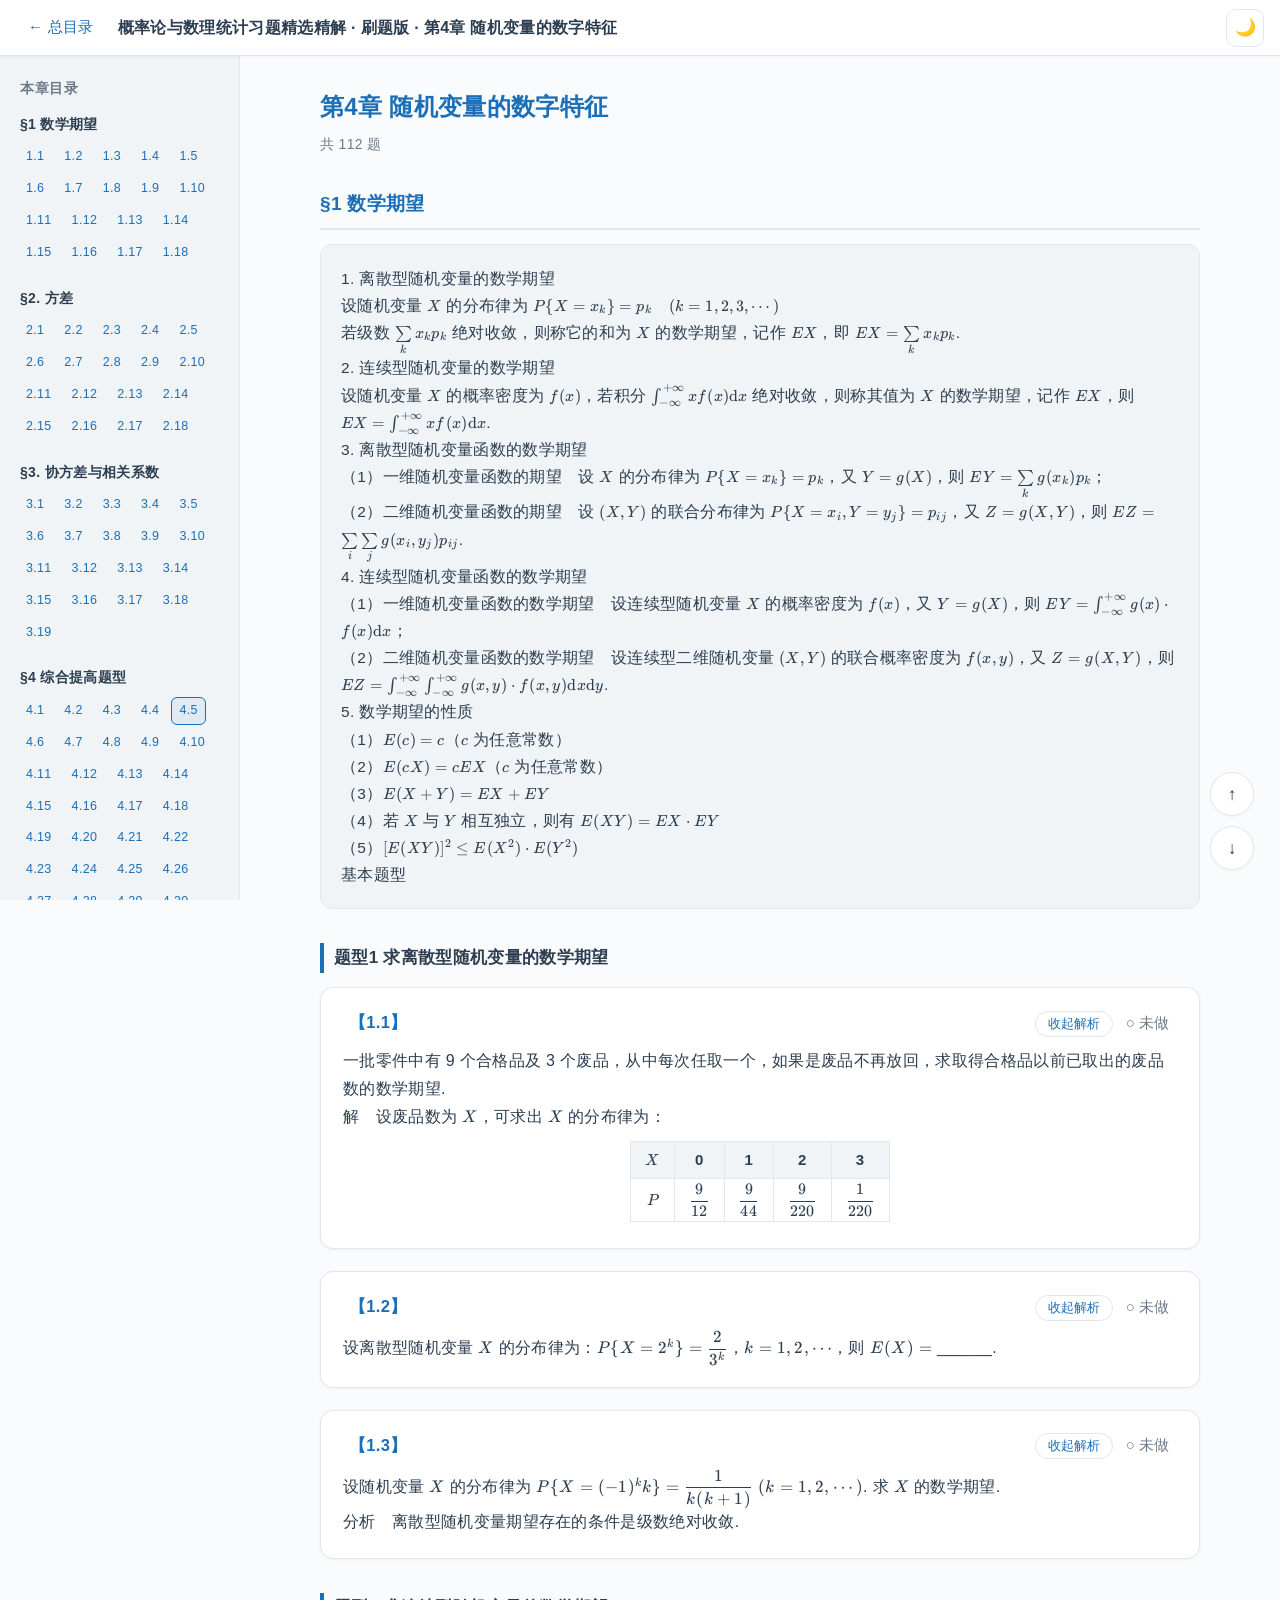
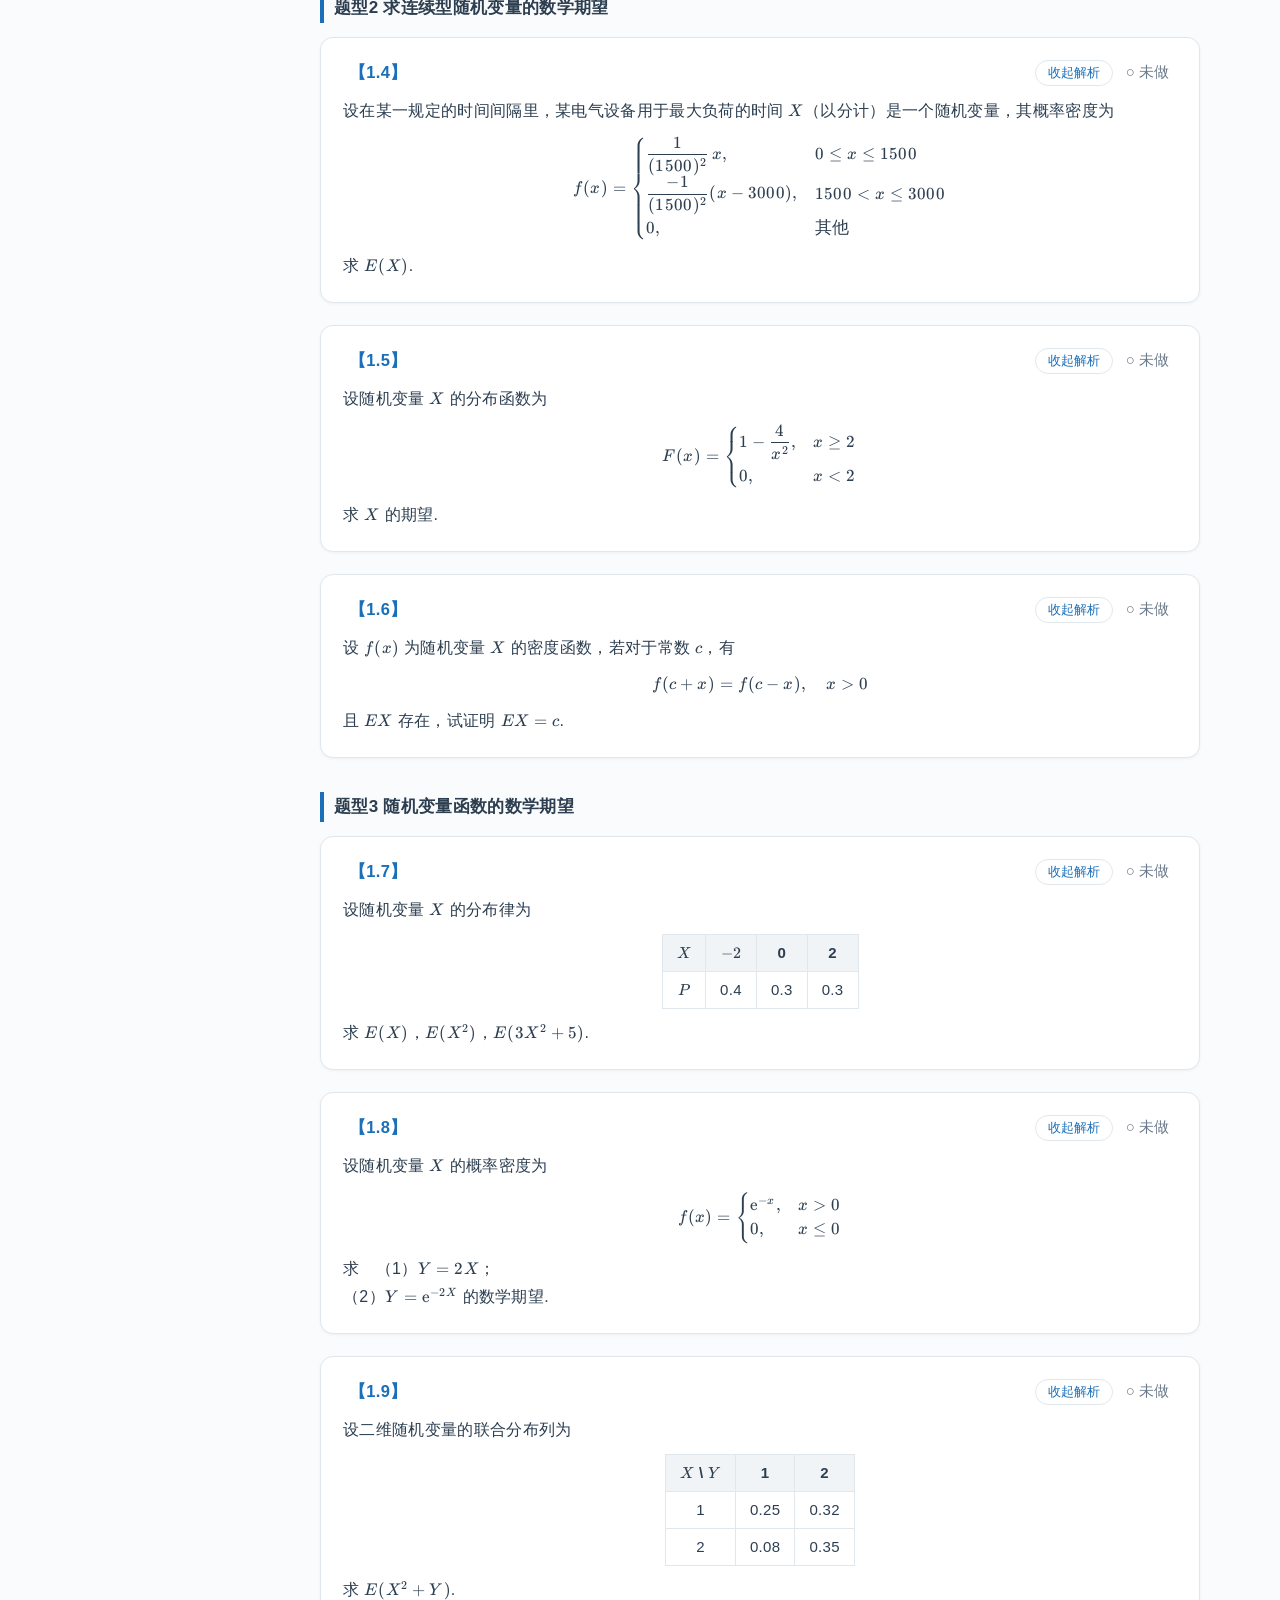
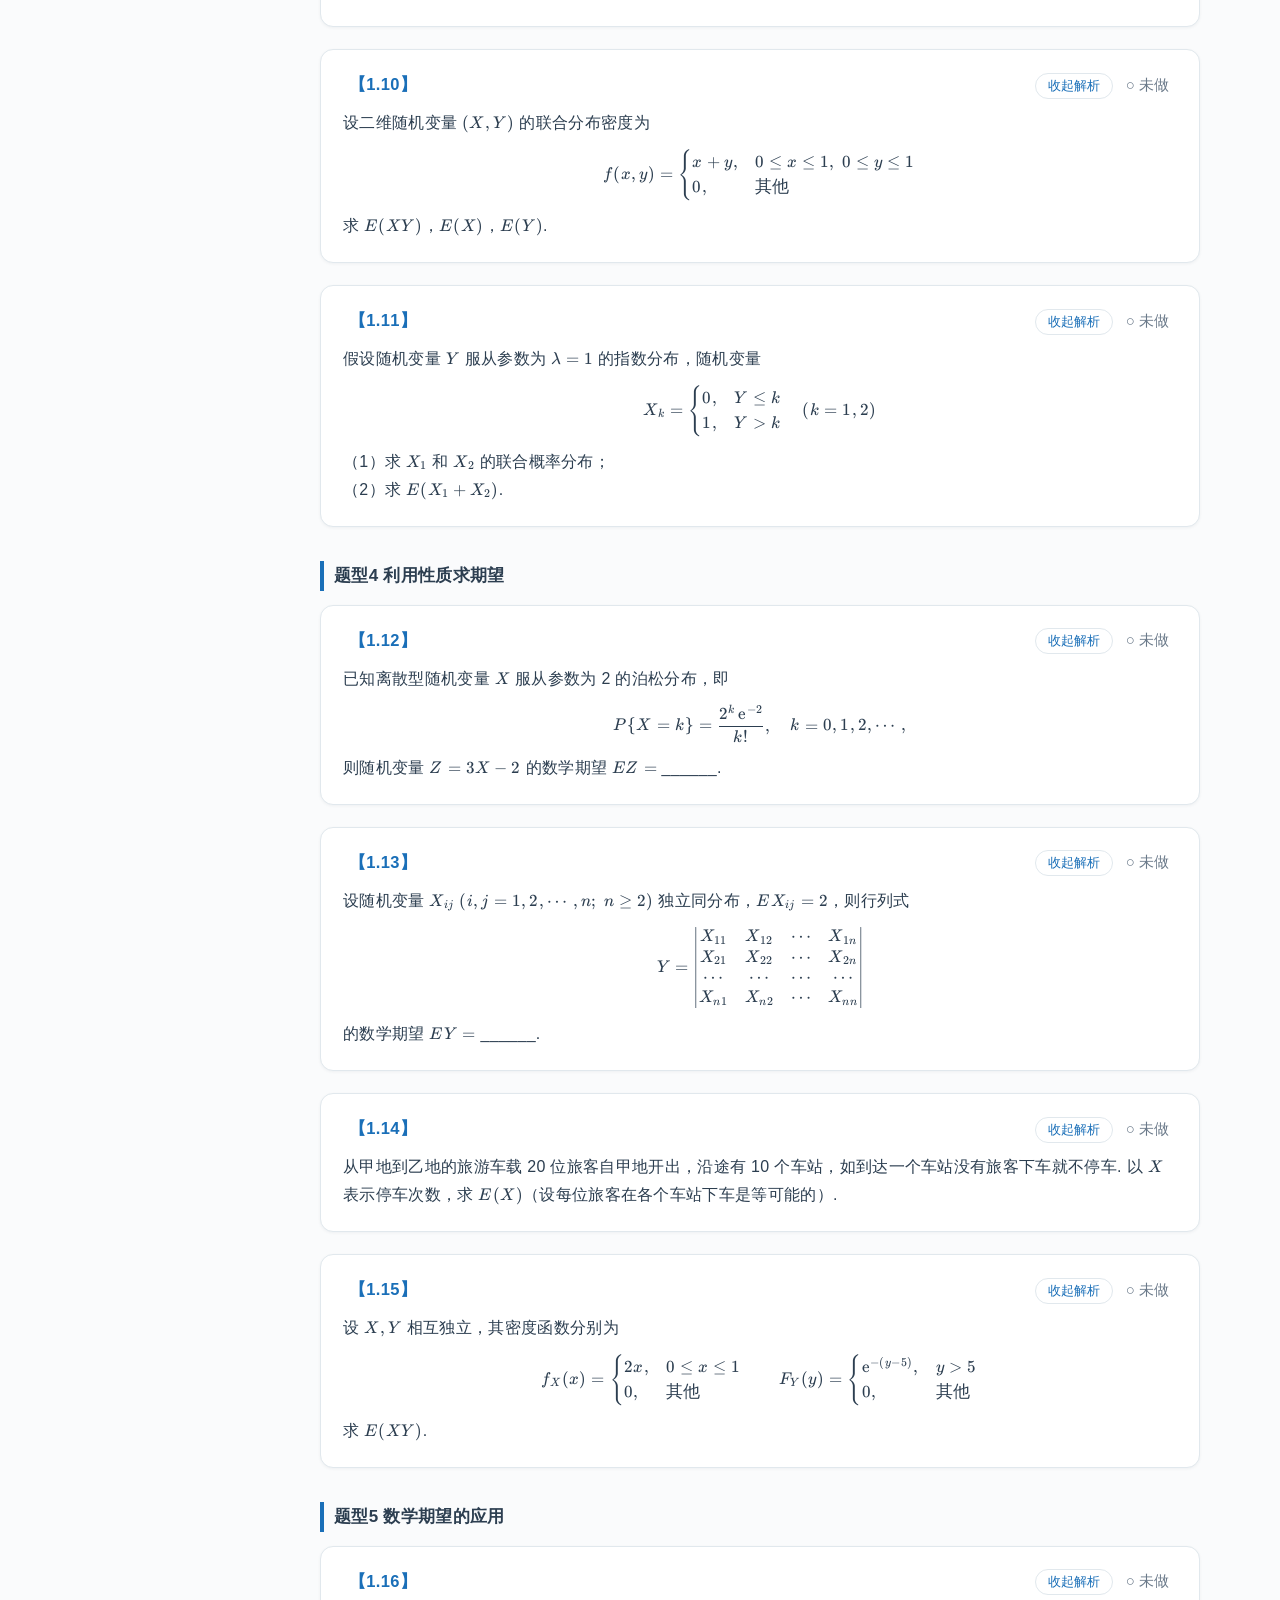
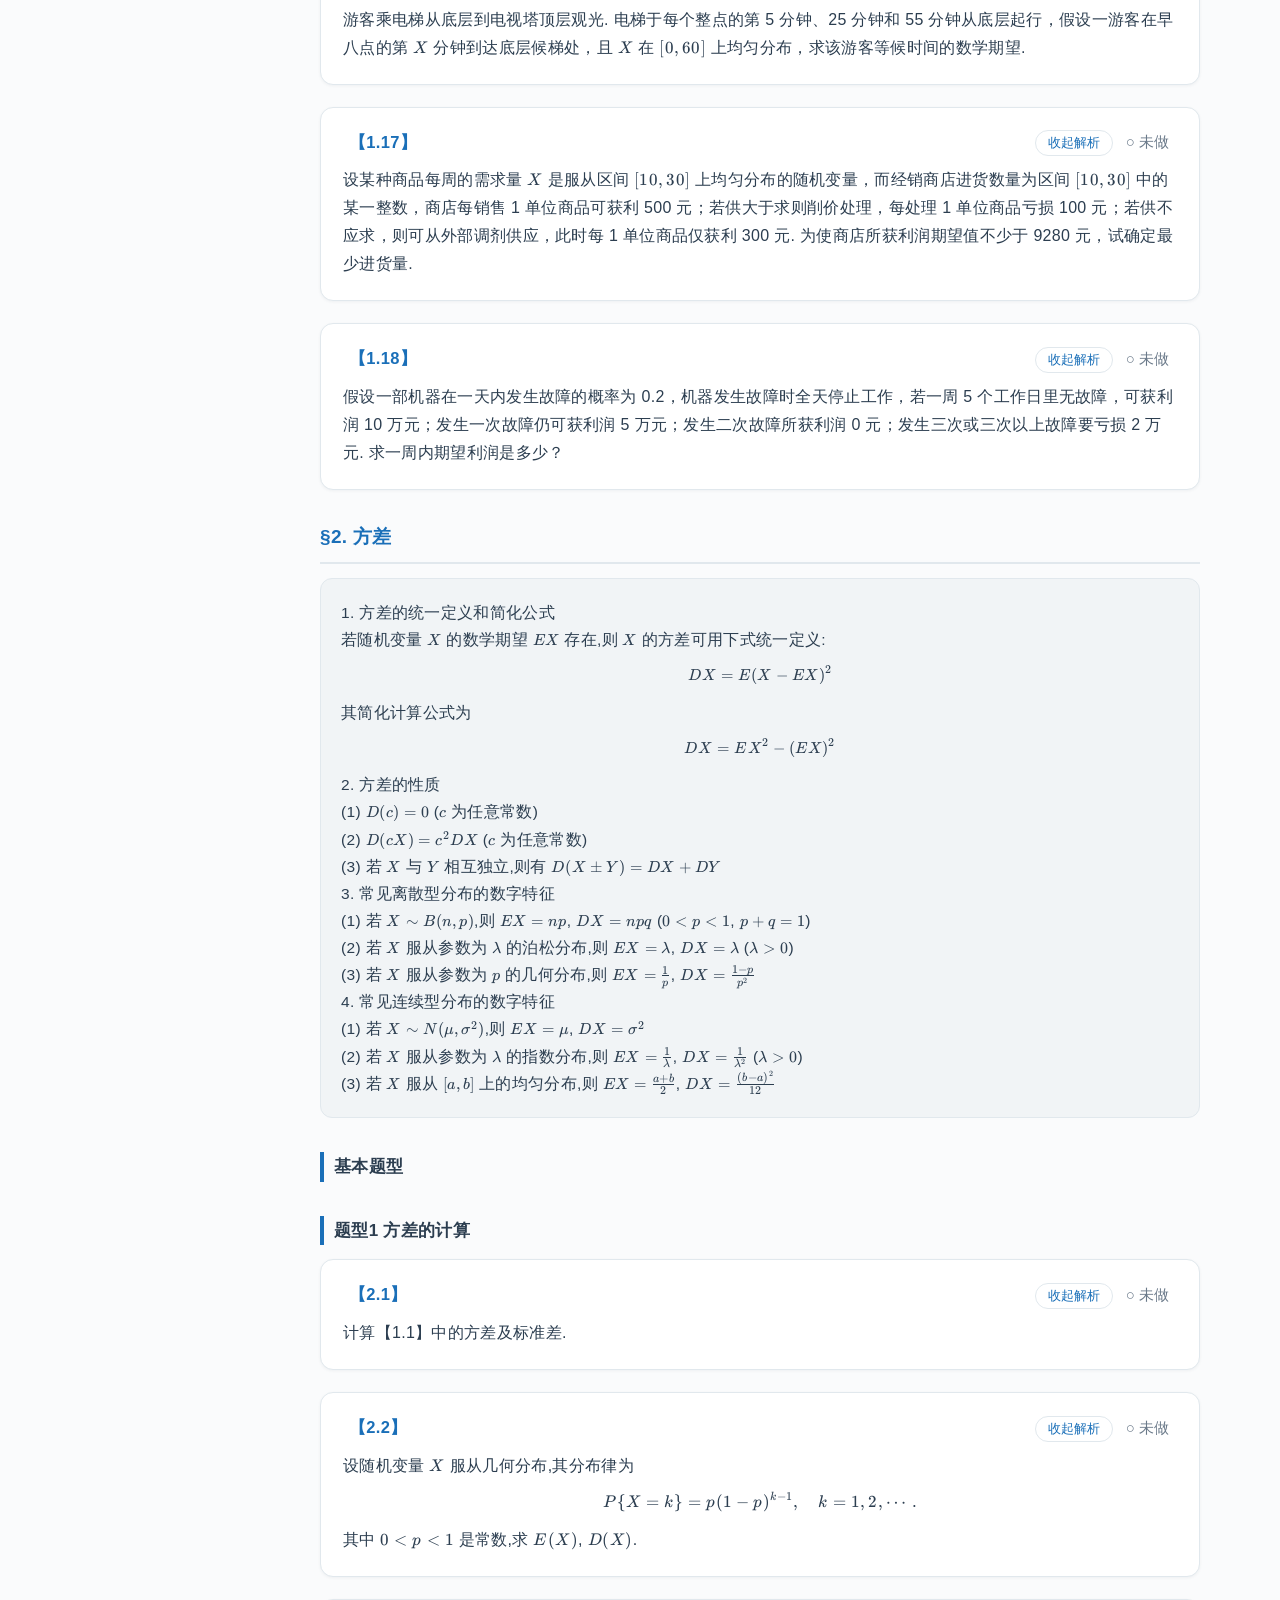
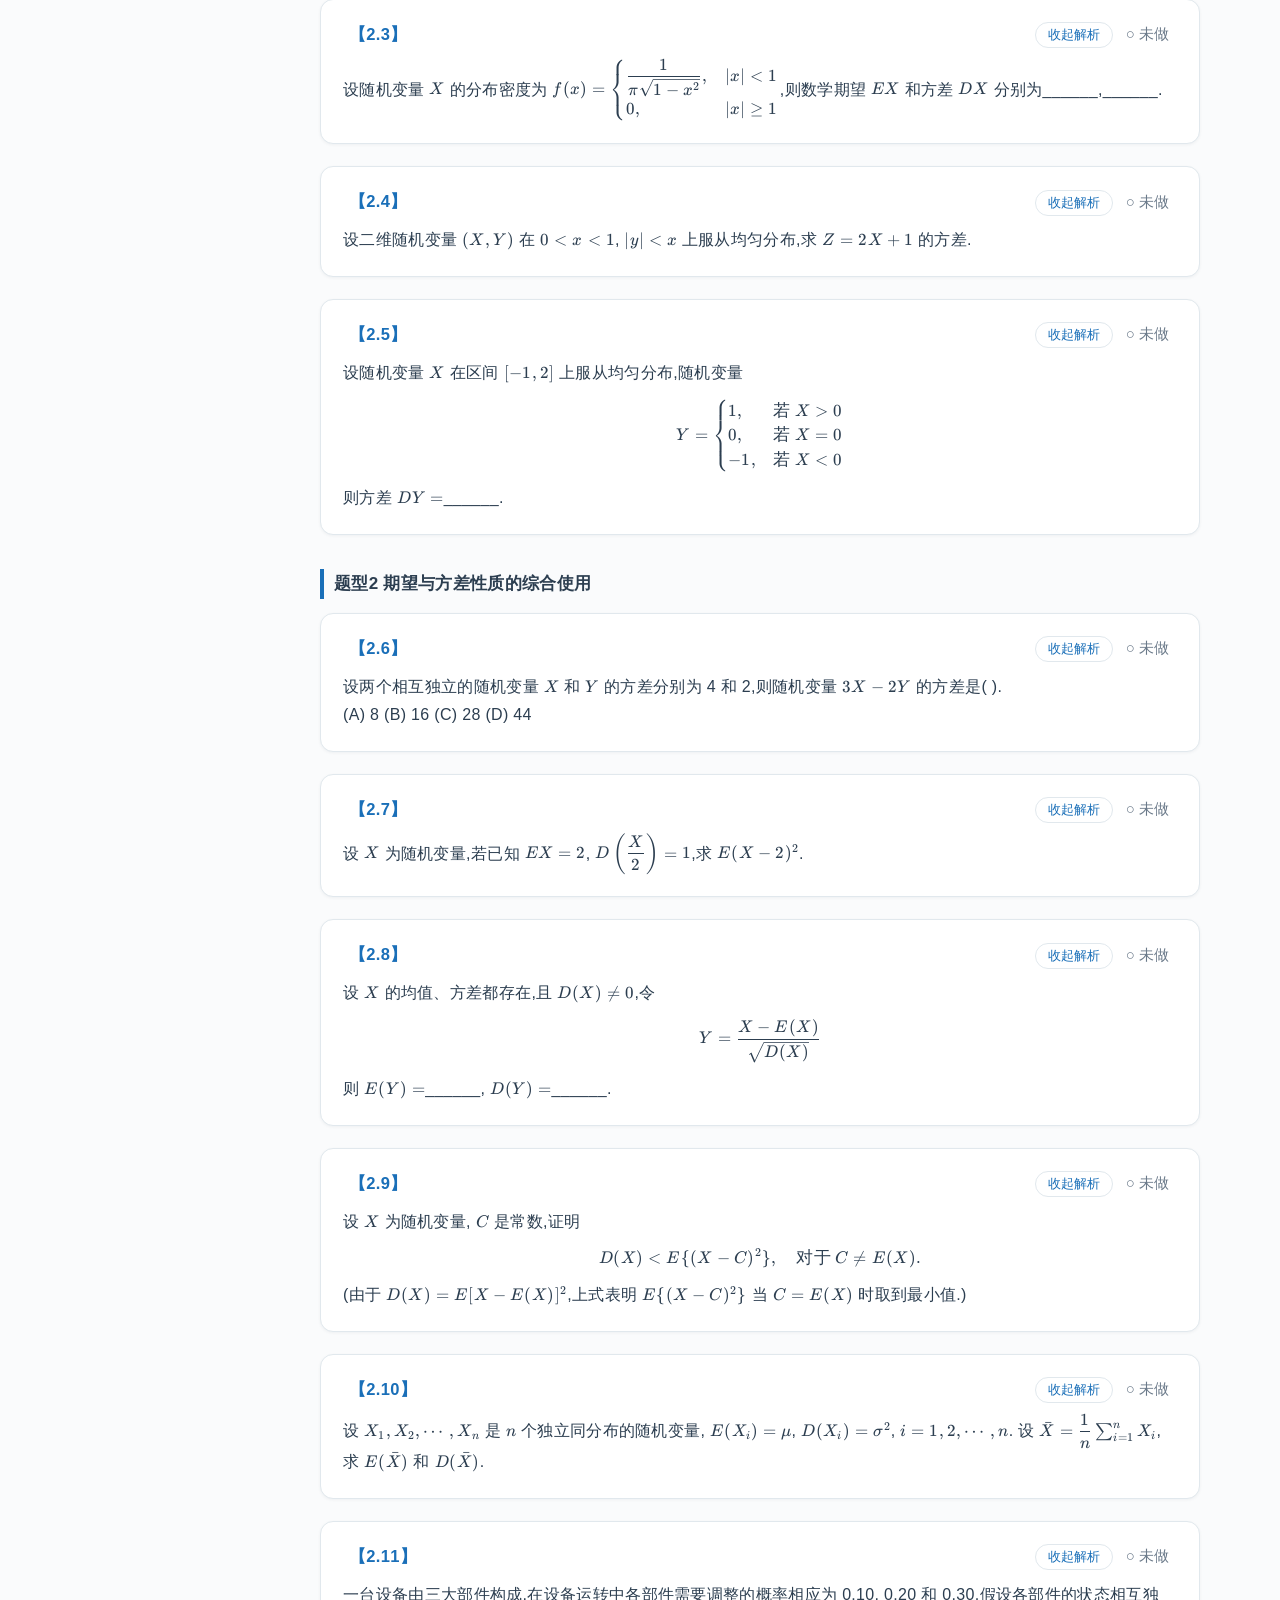
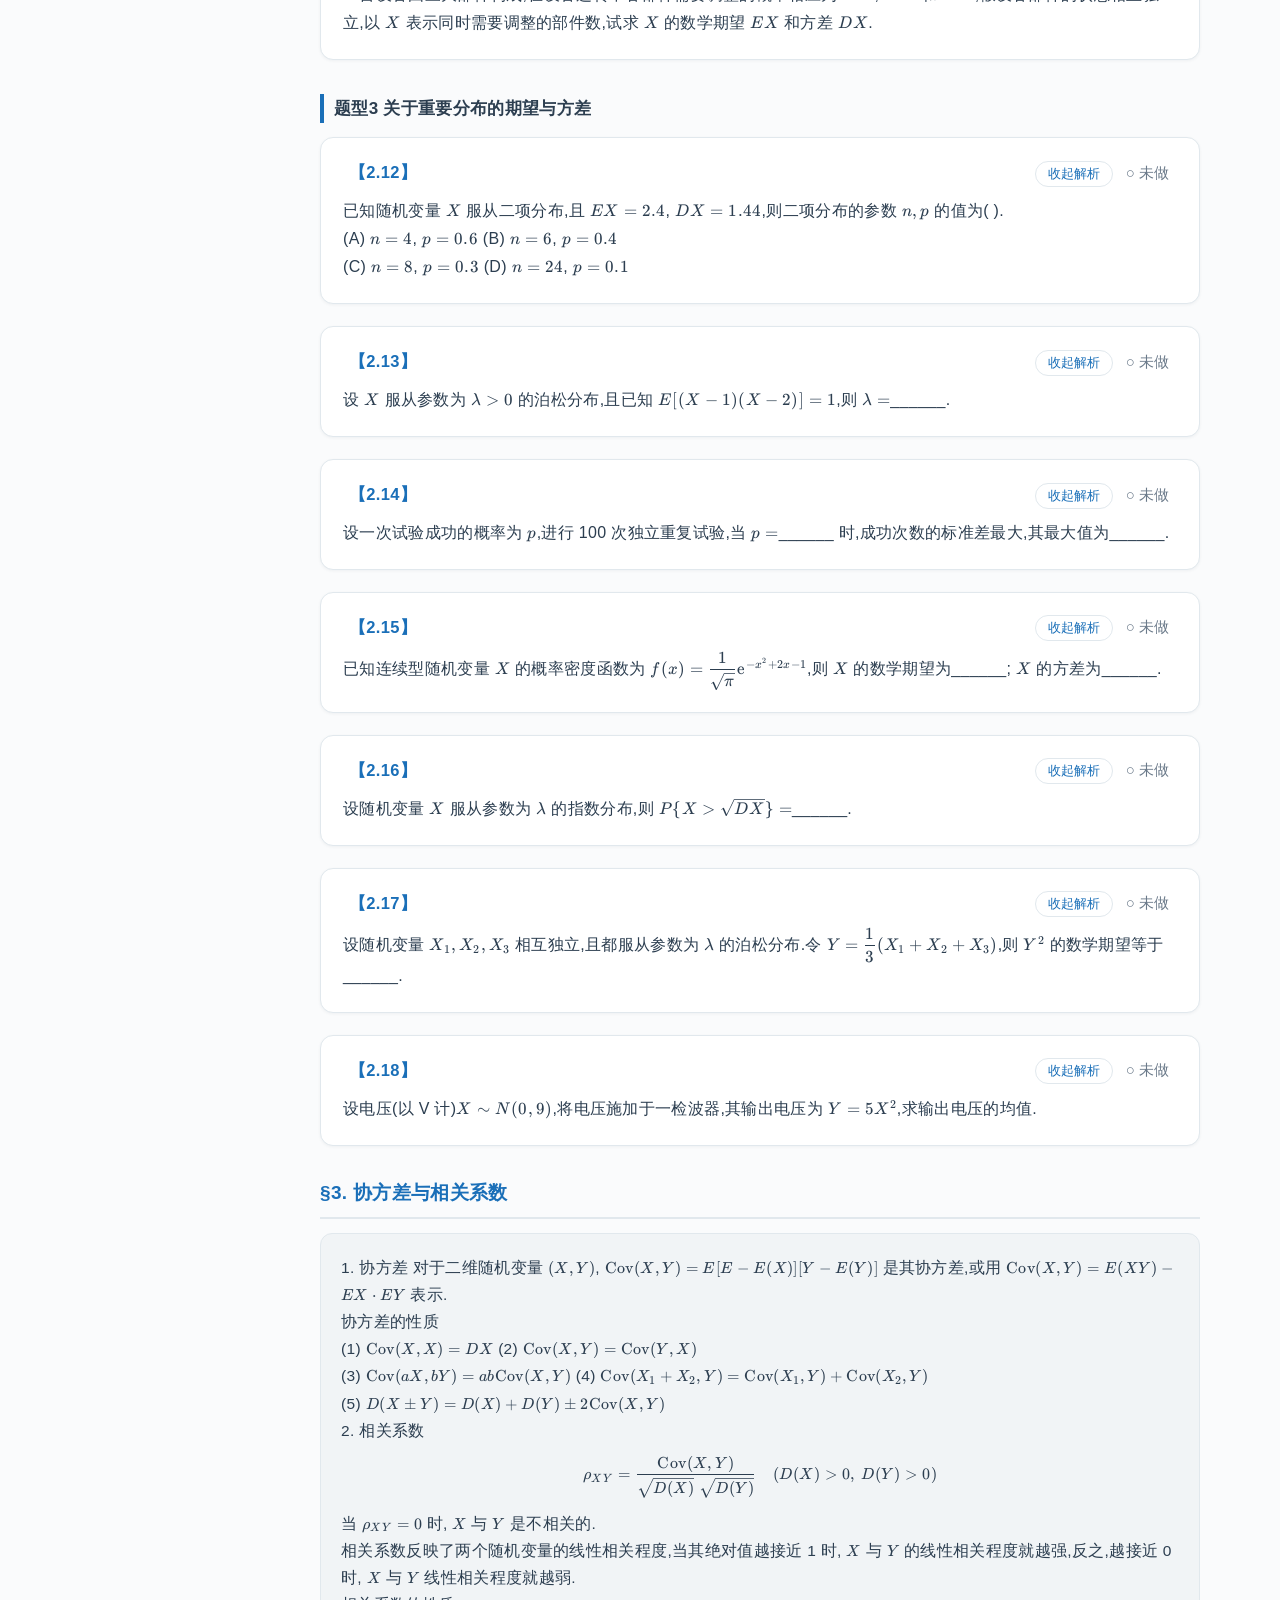
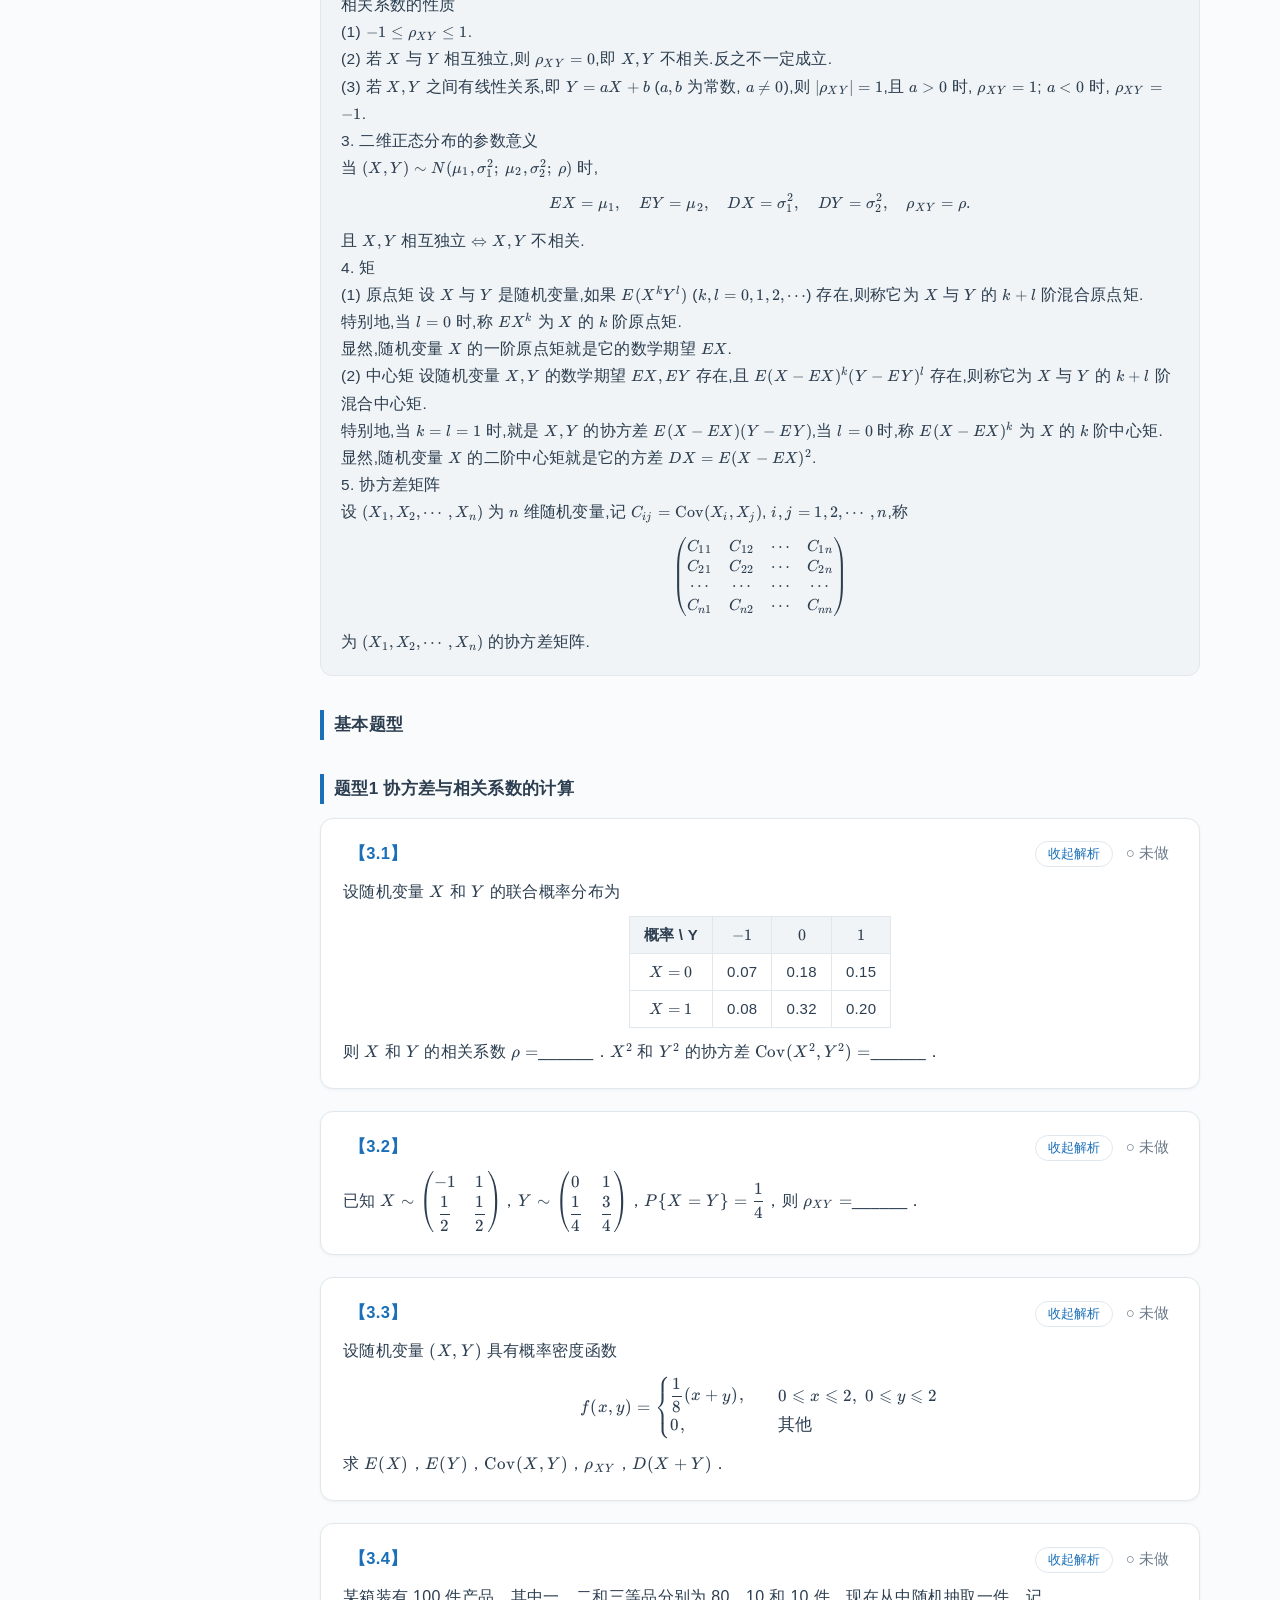
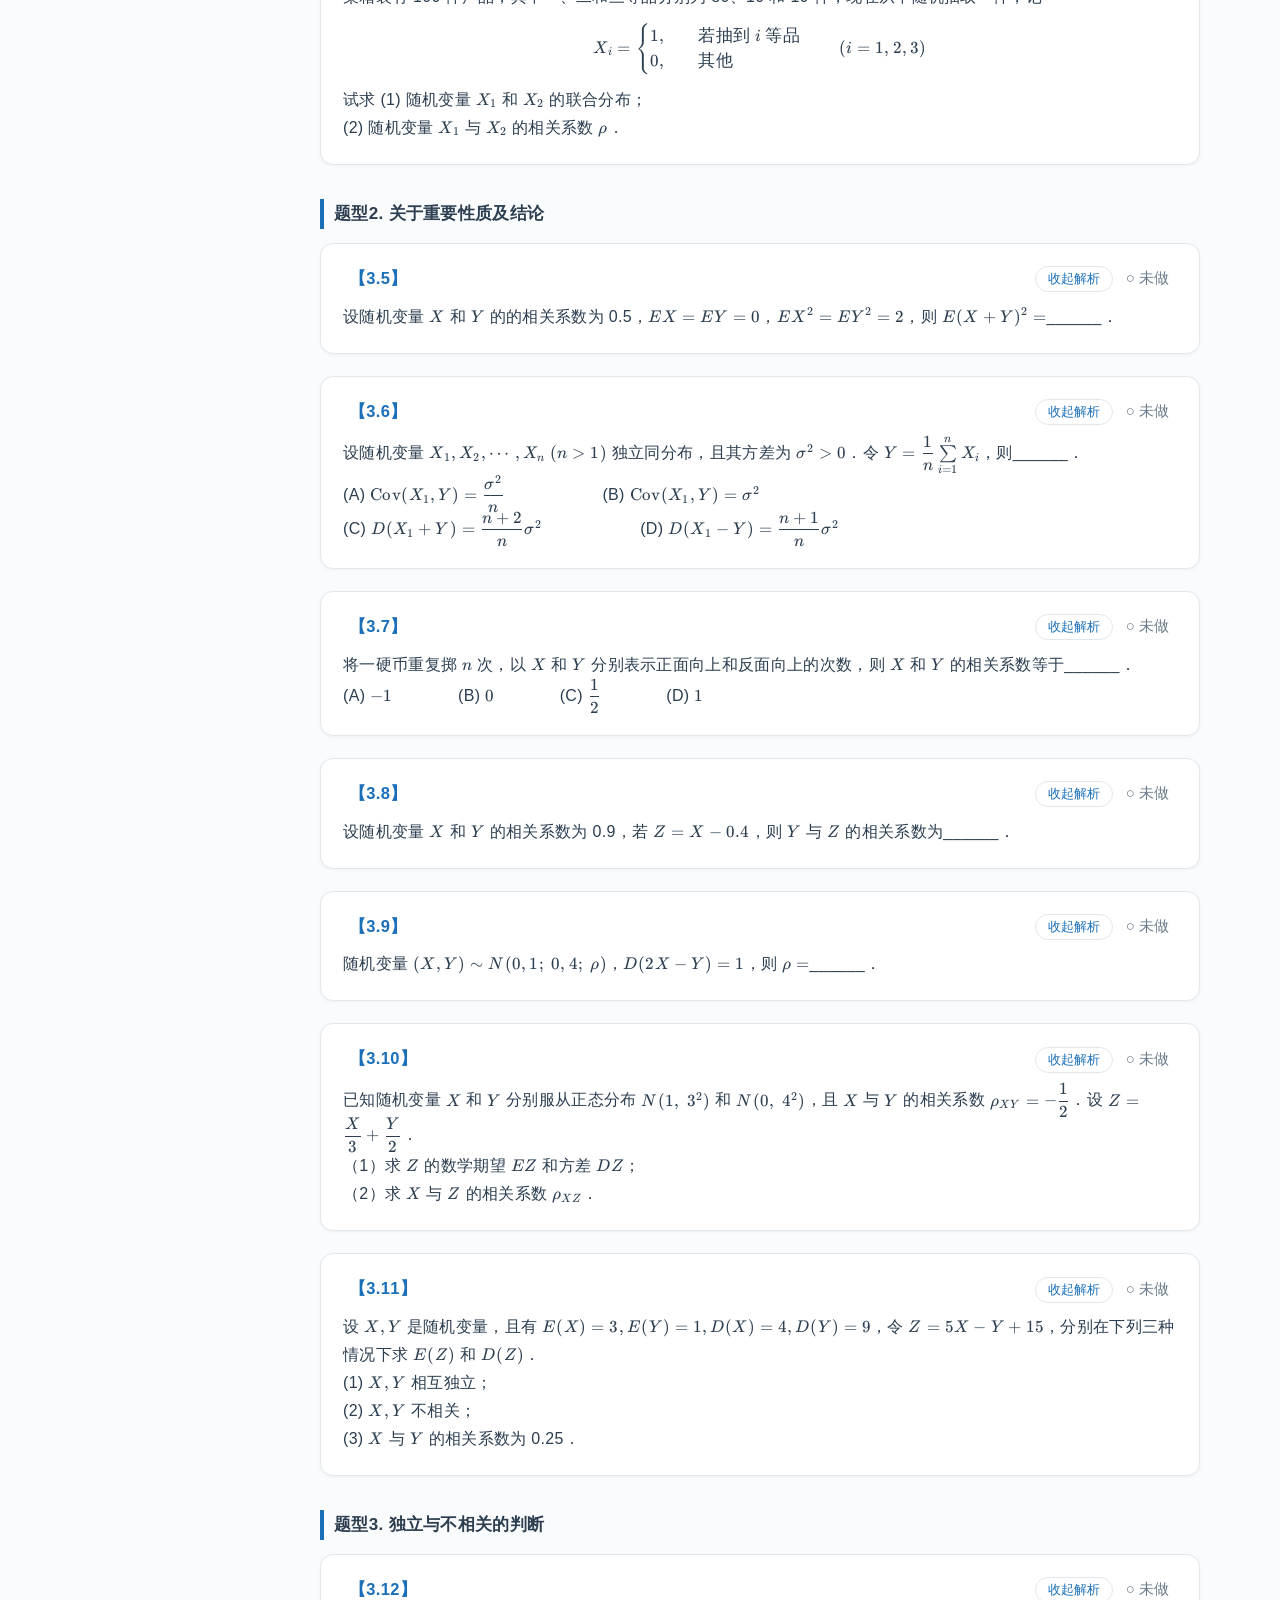
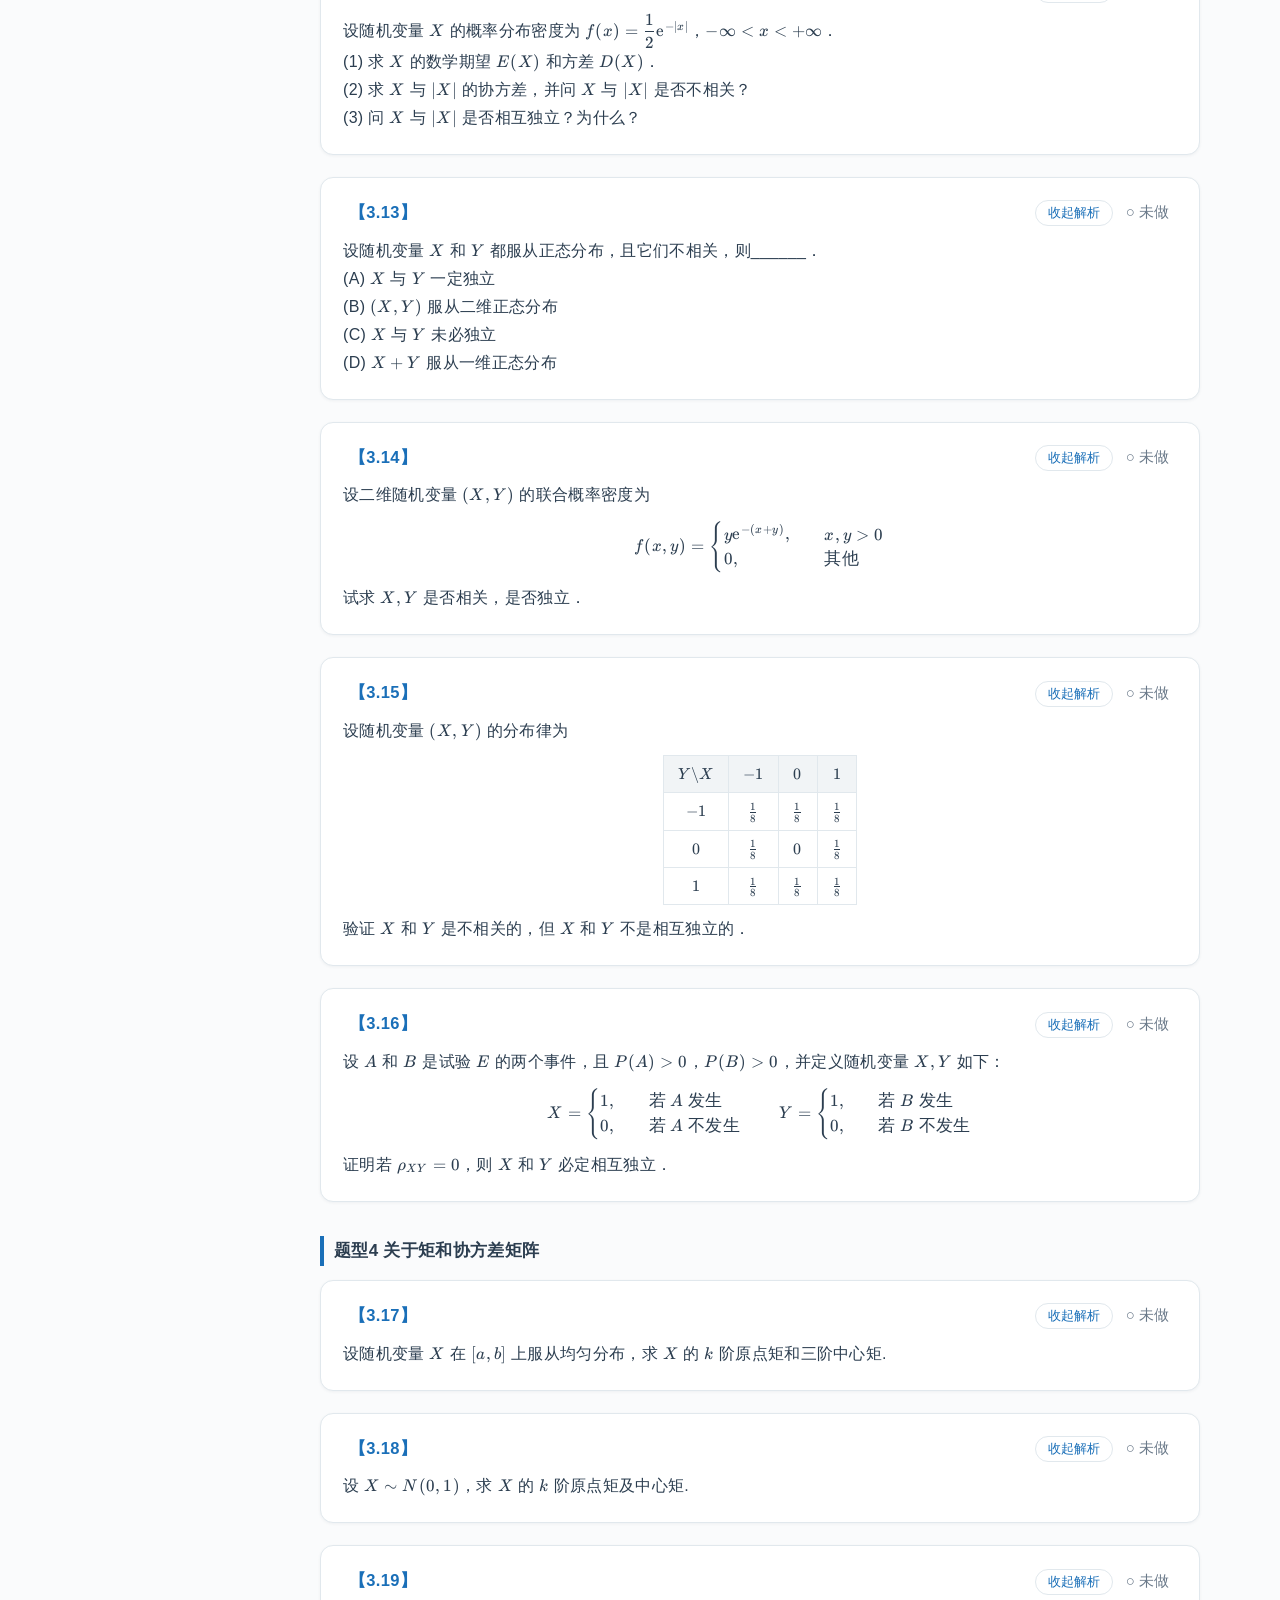
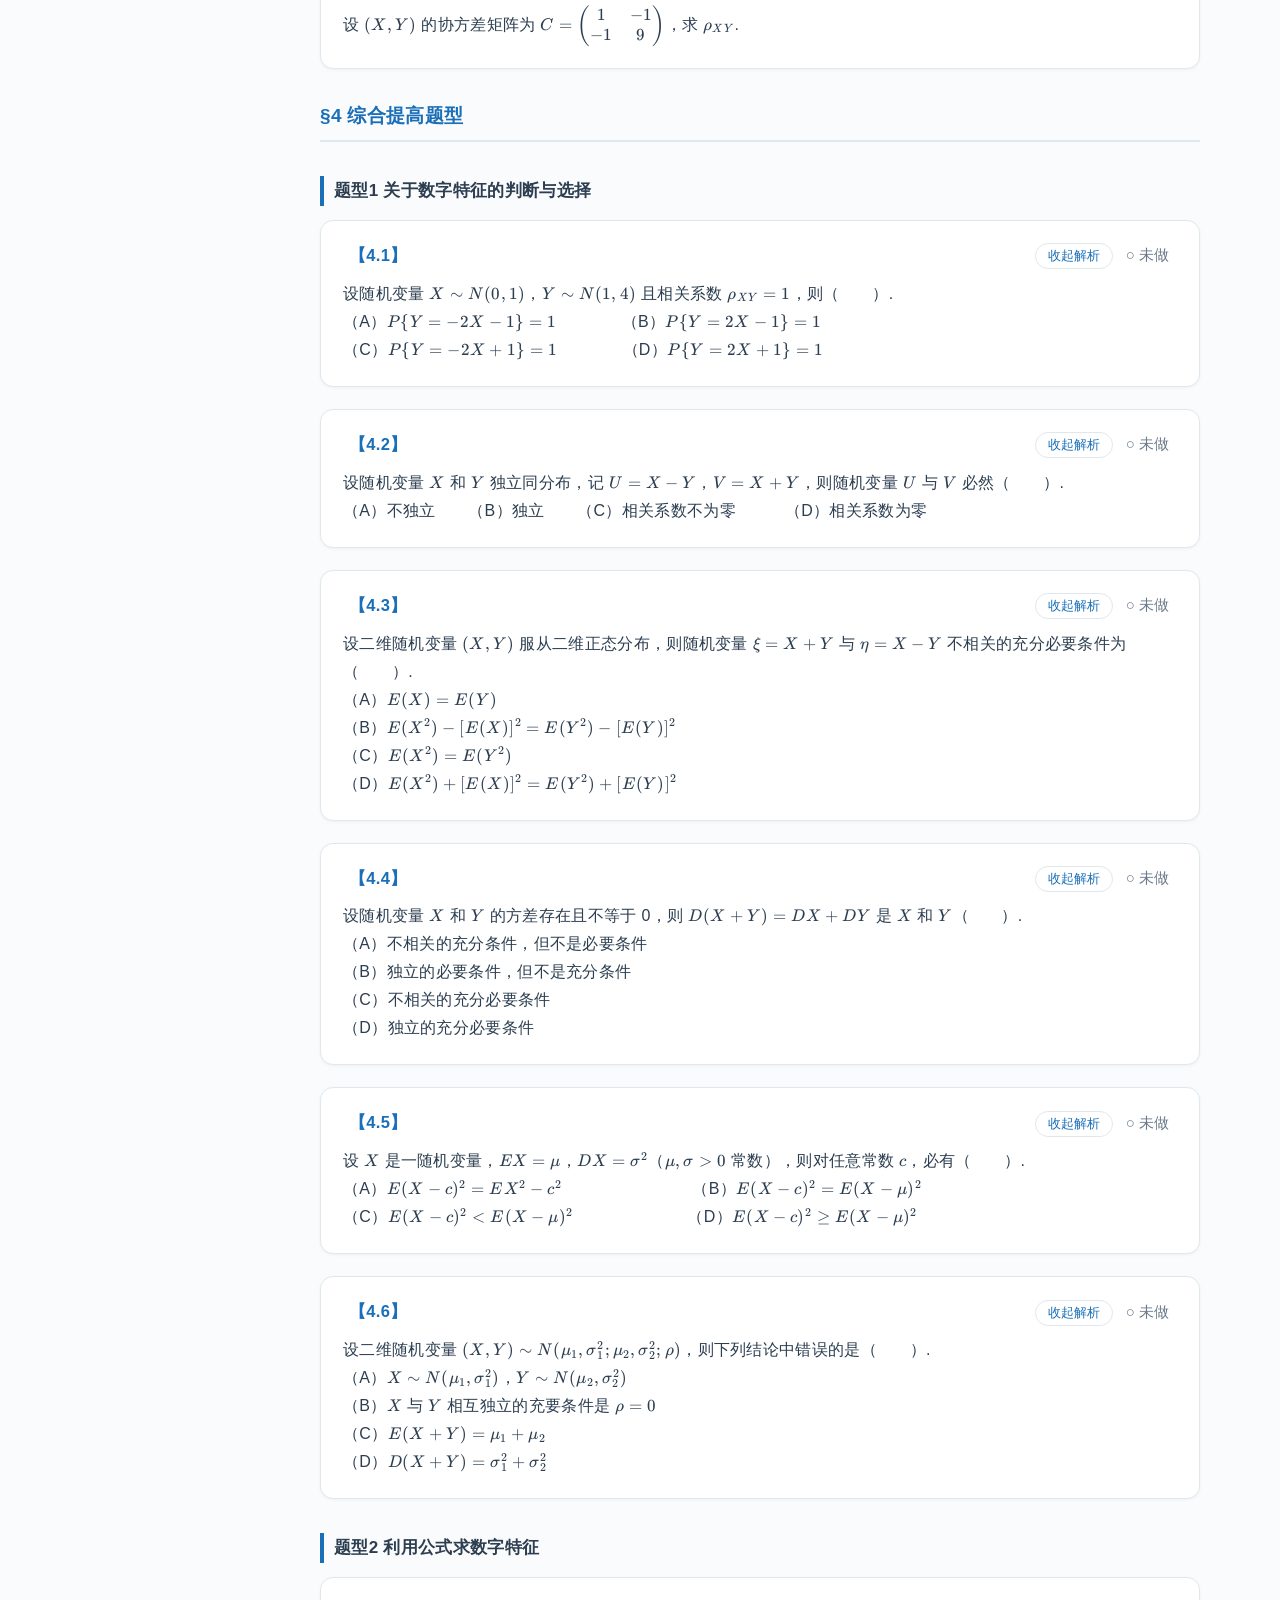
<file: chapters/chapter-04.html>
<!DOCTYPE html>
<html lang="zh-CN">
<head>
<meta charset="UTF-8">
<meta name="viewport" content="width=device-width, initial-scale=1.0">
<title>第4章 随机变量的数字特征 · 概率论与数理统计习题精选精解 · 刷题版</title>
<link rel="stylesheet" href="../assets/katex/katex.min.css?v=4">
<link rel="stylesheet" href="../assets/style.css?v=4">
</head>
<body data-page="chapter" data-chapter="c4">
<header class="topbar"><button class="icon-btn" id="menuBtn" title="目录">☰</button><a class="back-home" href="../index.html">← 总目录</a><span class="bar-title">概率论与数理统计习题精选精解 · 刷题版 · 第4章 随机变量的数字特征</span><button class="icon-btn" id="themeBtn" title="切换夜间模式">🌙</button></header>
<div class="mask" id="sidebarMask"></div>
<div class="layout">
<aside class="sidebar" id="sidebar">
<h3>本章目录</h3>
<div class="sec-group">
<a class="sec-name" href="#sec-1">§1 数学期望</a>
<div class="q-links">
<a href="#q-1-1" data-qid="c4-1.1">1.1</a>
<a href="#q-1-2" data-qid="c4-1.2">1.2</a>
<a href="#q-1-3" data-qid="c4-1.3">1.3</a>
<a href="#q-1-4" data-qid="c4-1.4">1.4</a>
<a href="#q-1-5" data-qid="c4-1.5">1.5</a>
<a href="#q-1-6" data-qid="c4-1.6">1.6</a>
<a href="#q-1-7" data-qid="c4-1.7">1.7</a>
<a href="#q-1-8" data-qid="c4-1.8">1.8</a>
<a href="#q-1-9" data-qid="c4-1.9">1.9</a>
<a href="#q-1-10" data-qid="c4-1.10">1.10</a>
<a href="#q-1-11" data-qid="c4-1.11">1.11</a>
<a href="#q-1-12" data-qid="c4-1.12">1.12</a>
<a href="#q-1-13" data-qid="c4-1.13">1.13</a>
<a href="#q-1-14" data-qid="c4-1.14">1.14</a>
<a href="#q-1-15" data-qid="c4-1.15">1.15</a>
<a href="#q-1-16" data-qid="c4-1.16">1.16</a>
<a href="#q-1-17" data-qid="c4-1.17">1.17</a>
<a href="#q-1-18" data-qid="c4-1.18">1.18</a>
</div></div>
<div class="sec-group">
<a class="sec-name" href="#sec-2">§2. 方差</a>
<div class="q-links">
<a href="#q-2-1" data-qid="c4-2.1">2.1</a>
<a href="#q-2-2" data-qid="c4-2.2">2.2</a>
<a href="#q-2-3" data-qid="c4-2.3">2.3</a>
<a href="#q-2-4" data-qid="c4-2.4">2.4</a>
<a href="#q-2-5" data-qid="c4-2.5">2.5</a>
<a href="#q-2-6" data-qid="c4-2.6">2.6</a>
<a href="#q-2-7" data-qid="c4-2.7">2.7</a>
<a href="#q-2-8" data-qid="c4-2.8">2.8</a>
<a href="#q-2-9" data-qid="c4-2.9">2.9</a>
<a href="#q-2-10" data-qid="c4-2.10">2.10</a>
<a href="#q-2-11" data-qid="c4-2.11">2.11</a>
<a href="#q-2-12" data-qid="c4-2.12">2.12</a>
<a href="#q-2-13" data-qid="c4-2.13">2.13</a>
<a href="#q-2-14" data-qid="c4-2.14">2.14</a>
<a href="#q-2-15" data-qid="c4-2.15">2.15</a>
<a href="#q-2-16" data-qid="c4-2.16">2.16</a>
<a href="#q-2-17" data-qid="c4-2.17">2.17</a>
<a href="#q-2-18" data-qid="c4-2.18">2.18</a>
</div></div>
<div class="sec-group">
<a class="sec-name" href="#sec-3">§3. 协方差与相关系数</a>
<div class="q-links">
<a href="#q-3-1" data-qid="c4-3.1">3.1</a>
<a href="#q-3-2" data-qid="c4-3.2">3.2</a>
<a href="#q-3-3" data-qid="c4-3.3">3.3</a>
<a href="#q-3-4" data-qid="c4-3.4">3.4</a>
<a href="#q-3-5" data-qid="c4-3.5">3.5</a>
<a href="#q-3-6" data-qid="c4-3.6">3.6</a>
<a href="#q-3-7" data-qid="c4-3.7">3.7</a>
<a href="#q-3-8" data-qid="c4-3.8">3.8</a>
<a href="#q-3-9" data-qid="c4-3.9">3.9</a>
<a href="#q-3-10" data-qid="c4-3.10">3.10</a>
<a href="#q-3-11" data-qid="c4-3.11">3.11</a>
<a href="#q-3-12" data-qid="c4-3.12">3.12</a>
<a href="#q-3-13" data-qid="c4-3.13">3.13</a>
<a href="#q-3-14" data-qid="c4-3.14">3.14</a>
<a href="#q-3-15" data-qid="c4-3.15">3.15</a>
<a href="#q-3-16" data-qid="c4-3.16">3.16</a>
<a href="#q-3-17" data-qid="c4-3.17">3.17</a>
<a href="#q-3-18" data-qid="c4-3.18">3.18</a>
<a href="#q-3-19" data-qid="c4-3.19">3.19</a>
</div></div>
<div class="sec-group">
<a class="sec-name" href="#sec-4">§4 综合提高题型</a>
<div class="q-links">
<a href="#q-4-1" data-qid="c4-4.1">4.1</a>
<a href="#q-4-2" data-qid="c4-4.2">4.2</a>
<a href="#q-4-3" data-qid="c4-4.3">4.3</a>
<a href="#q-4-4" data-qid="c4-4.4">4.4</a>
<a href="#q-4-5" data-qid="c4-4.5">4.5</a>
<a href="#q-4-6" data-qid="c4-4.6">4.6</a>
<a href="#q-4-7" data-qid="c4-4.7">4.7</a>
<a href="#q-4-8" data-qid="c4-4.8">4.8</a>
<a href="#q-4-9" data-qid="c4-4.9">4.9</a>
<a href="#q-4-10" data-qid="c4-4.10">4.10</a>
<a href="#q-4-11" data-qid="c4-4.11">4.11</a>
<a href="#q-4-12" data-qid="c4-4.12">4.12</a>
<a href="#q-4-13" data-qid="c4-4.13">4.13</a>
<a href="#q-4-14" data-qid="c4-4.14">4.14</a>
<a href="#q-4-15" data-qid="c4-4.15">4.15</a>
<a href="#q-4-16" data-qid="c4-4.16">4.16</a>
<a href="#q-4-17" data-qid="c4-4.17">4.17</a>
<a href="#q-4-18" data-qid="c4-4.18">4.18</a>
<a href="#q-4-19" data-qid="c4-4.19">4.19</a>
<a href="#q-4-20" data-qid="c4-4.20">4.20</a>
<a href="#q-4-21" data-qid="c4-4.21">4.21</a>
<a href="#q-4-22" data-qid="c4-4.22">4.22</a>
<a href="#q-4-23" data-qid="c4-4.23">4.23</a>
<a href="#q-4-24" data-qid="c4-4.24">4.24</a>
<a href="#q-4-25" data-qid="c4-4.25">4.25</a>
<a href="#q-4-26" data-qid="c4-4.26">4.26</a>
<a href="#q-4-27" data-qid="c4-4.27">4.27</a>
<a href="#q-4-28" data-qid="c4-4.28">4.28</a>
<a href="#q-4-29" data-qid="c4-4.29">4.29</a>
<a href="#q-4-30" data-qid="c4-4.30">4.30</a>
<a href="#q-4-31" data-qid="c4-4.31">4.31</a>
<a href="#q-4-32" data-qid="c4-4.32">4.32</a>
<a href="#q-4-33" data-qid="c4-4.33">4.33</a>
<a href="#q-4-34" data-qid="c4-4.34">4.34</a>
<a href="#q-4-35" data-qid="c4-4.35">4.35</a>
<a href="#q-4-36" data-qid="c4-4.36">4.36</a>
<a href="#q-4-37" data-qid="c4-4.37">4.37</a>
<a href="#q-4-38" data-qid="c4-4.38">4.38</a>
<a href="#q-4-39" data-qid="c4-4.39">4.39</a>
<a href="#q-4-40" data-qid="c4-4.40">4.40</a>
<a href="#q-4-41" data-qid="c4-4.41">4.41</a>
<a href="#q-4-42" data-qid="c4-4.42">4.42</a>
<a href="#q-4-43" data-qid="c4-4.43">4.43</a>
<a href="#q-4-44" data-qid="c4-4.44">4.44</a>
<a href="#q-4-45" data-qid="c4-4.45">4.45</a>
<a href="#q-4-46" data-qid="c4-4.46">4.46</a>
<a href="#q-4-47" data-qid="c4-4.47">4.47</a>
<a href="#q-4-48" data-qid="c4-4.48">4.48</a>
<a href="#q-4-49" data-qid="c4-4.49">4.49</a>
<a href="#q-4-50" data-qid="c4-4.50">4.50</a>
<a href="#q-4-51" data-qid="c4-4.51">4.51</a>
<a href="#q-4-52" data-qid="c4-4.52">4.52</a>
<a href="#q-4-53" data-qid="c4-4.53">4.53</a>
<a href="#q-4-54" data-qid="c4-4.54">4.54</a>
<a href="#q-4-55" data-qid="c4-4.55">4.55</a>
<a href="#q-4-56" data-qid="c4-4.56">4.56</a>
<a href="#q-4-57" data-qid="c4-4.57">4.57</a>
</div></div>
</aside>
<main class="main"><div class="content">
<div class="chapter-head"><h1>第4章 随机变量的数字特征</h1><div class="meta">共 112 题</div></div>
<h2 class="sec-title" id="sec-1">§1 数学期望</h2>
<div class="know-box"><p>1. 离散型随机变量的数学期望<br>设随机变量 $X$ 的分布律为 $P\{X=x_k\}=p_k \quad (k=1,2,3,\cdots)$<br>若级数 $\sum\limits_k x_k p_k$ 绝对收敛，则称它的和为 $X$ 的数学期望，记作 $EX$，即 $EX=\sum\limits_k x_k p_k$.<br>2. 连续型随机变量的数学期望<br>设随机变量 $X$ 的概率密度为 $f(x)$，若积分 $\int_{-\infty}^{+\infty} x f(x)\mathrm{d}x$ 绝对收敛，则称其值为 $X$ 的数学期望，记作 $EX$，则 $EX=\int_{-\infty}^{+\infty} x f(x)\mathrm{d}x$.<br>3. 离散型随机变量函数的数学期望<br>（1）一维随机变量函数的期望　设 $X$ 的分布律为 $P\{X=x_k\}=p_k$，又 $Y=g(X)$，则 $EY=\sum\limits_k g(x_k)p_k$；<br>（2）二维随机变量函数的期望　设 $(X,Y)$ 的联合分布律为 $P\{X=x_i,Y=y_j\}=p_{ij}$，又 $Z=g(X,Y)$，则 $EZ=\sum\limits_i\sum\limits_j g(x_i,y_j)p_{ij}$.<br>4. 连续型随机变量函数的数学期望<br>（1）一维随机变量函数的数学期望　设连续型随机变量 $X$ 的概率密度为 $f(x)$，又 $Y=g(X)$，则 $EY=\int_{-\infty}^{+\infty} g(x)\cdot f(x)\mathrm{d}x$；<br>（2）二维随机变量函数的数学期望　设连续型二维随机变量 $(X,Y)$ 的联合概率密度为 $f(x,y)$，又 $Z=g(X,Y)$，则 $EZ=\int_{-\infty}^{+\infty}\int_{-\infty}^{+\infty} g(x,y)\cdot f(x,y)\mathrm{d}x\mathrm{d}y$.<br>5. 数学期望的性质<br>（1）$E(c)=c$（$c$ 为任意常数）<br>（2）$E(cX)=cEX$（$c$ 为任意常数）<br>（3）$E(X+Y)=EX+EY$<br>（4）若 $X$ 与 $Y$ 相互独立，则有 $E(XY)=EX\cdot EY$<br>（5）$[E(XY)]^2\le E(X^2)\cdot E(Y^2)$<br>基本题型</p></div>
<div class="block-title">题型1 求离散型随机变量的数学期望</div>
<section class="q-card" id="q-1-1" data-qid="c4-1.1">
<div class="q-head"><span class="q-num">【1.1】</span><span>
<button class="toggle-btn">收起解析</button> <button class="mark-btn">○ 未做</button></span></div>
<div class="q-body"><p>一批零件中有 9 个合格品及 3 个废品，从中每次任取一个，如果是废品不再放回，求取得合格品以前已取出的废品数的数学期望.<br>解　设废品数为 $X$，可求出 $X$ 的分布律为：</p>
<table><tr><th>$X$</th><th>0</th><th>1</th><th>2</th><th>3</th></tr><tr><td>$P$</td><td>$\dfrac{9}{12}$</td><td>$\dfrac{9}{44}$</td><td>$\dfrac{9}{220}$</td><td>$\dfrac{1}{220}$</td></tr></table></div>
<div class="sol-wrap collapsed">
<hr class="sol-divider"><div class="sol-body"><span class="sol-label">【解析】</span><p>则 $E(X)=\sum\limits_i x_i p_i=0\times\dfrac{9}{12}+1\times\dfrac{9}{44}+2\times\dfrac{9}{220}+3\times\dfrac{1}{220}=0.3$.</p></div>
</div></section>
<section class="q-card" id="q-1-2" data-qid="c4-1.2">
<div class="q-head"><span class="q-num">【1.2】</span><span>
<button class="toggle-btn">收起解析</button> <button class="mark-btn">○ 未做</button></span></div>
<div class="q-body"><p>设离散型随机变量 $X$ 的分布律为：$P\{X=2^k\}=\dfrac{2}{3^k}$，$k=1,2,\cdots$，则 $E(X)=$ ______.</p></div>
<div class="sol-wrap collapsed">
<hr class="sol-divider"><div class="sol-body"><span class="sol-label">【解析】</span><p>解　$E(X)=\sum\limits_k x_k p_k=\sum\limits_{k=1}^{\infty}2^k\cdot\dfrac{2}{3^k}=2\sum\limits_{k=1}^{\infty}\left(\dfrac{2}{3}\right)^k=\dfrac{2\times\dfrac{2}{3}}{1-\dfrac{2}{3}}=4.$</p></div>
</div></section>
<section class="q-card" id="q-1-3" data-qid="c4-1.3">
<div class="q-head"><span class="q-num">【1.3】</span><span>
<button class="toggle-btn">收起解析</button> <button class="mark-btn">○ 未做</button></span></div>
<div class="q-body"><p>设随机变量 $X$ 的分布律为 $P\{X=(-1)^k k\}=\dfrac{1}{k(k+1)}$ $(k=1,2,\cdots)$. 求 $X$ 的数学期望.<br>分析　离散型随机变量期望存在的条件是级数绝对收敛.</p></div>
<div class="sol-wrap collapsed">
<hr class="sol-divider"><div class="sol-body"><span class="sol-label">【解析】</span><p>解　因为 $\sum\limits_{k=1}^{\infty}\left|x_k p_k\right|=\sum\limits_{k=1}^{\infty}\left|(-1)^k k\cdot\dfrac{1}{k(k+1)}\right|=\sum\limits_{k=1}^{\infty}\dfrac{1}{k+1}.$<br>考察级数 $\sum\limits_{k=1}^{\infty}\dfrac{1}{k+1}$，由高等数学级数敛散性知识可知此级数是发散的.<br>所以级数 $\sum\limits_{k=1}^{\infty}x_k p_k$ 不绝对收敛，故 $X$ 的数学期望不存在.</p></div>
</div></section>
<div class="block-title">题型2 求连续型随机变量的数学期望</div>
<section class="q-card" id="q-1-4" data-qid="c4-1.4">
<div class="q-head"><span class="q-num">【1.4】</span><span>
<button class="toggle-btn">收起解析</button> <button class="mark-btn">○ 未做</button></span></div>
<div class="q-body"><p>设在某一规定的时间间隔里，某电气设备用于最大负荷的时间 $X$（以分计）是一个随机变量，其概率密度为</p>
<p class="dmath">$$f(x)=\begin{cases}\dfrac{1}{(1500)^2}\,x, &amp; 0\le x\le 1500\\[2mm] \dfrac{-1}{(1500)^2}(x-3000), &amp; 1500&lt;x\le 3000\\[2mm] 0, &amp; \text{其他}\end{cases}$$</p>
<p>求 $E(X)$.</p></div>
<div class="sol-wrap collapsed">
<hr class="sol-divider"><div class="sol-body"><span class="sol-label">【解析】</span><p>解　$E(X)=\int_{-\infty}^{+\infty}xf(x)\mathrm{d}x=\int_0^{1500}\dfrac{x^2}{(1500)^2}\mathrm{d}x+\int_{1500}^{3000}\dfrac{-x}{(1500)^2}(x-3000)\mathrm{d}x=1500$（分）.</p></div>
</div></section>
<section class="q-card" id="q-1-5" data-qid="c4-1.5">
<div class="q-head"><span class="q-num">【1.5】</span><span>
<button class="toggle-btn">收起解析</button> <button class="mark-btn">○ 未做</button></span></div>
<div class="q-body"><p>设随机变量 $X$ 的分布函数为</p>
<p class="dmath">$$F(x)=\begin{cases}1-\dfrac{4}{x^2}, &amp; x\ge 2\\[2mm] 0, &amp; x&lt;2\end{cases}$$</p>
<p>求 $X$ 的期望.</p></div>
<div class="sol-wrap collapsed">
<hr class="sol-divider"><div class="sol-body"><span class="sol-label">【解析】</span><p>解　因为 $X$ 的概率密度为</p>
<p class="dmath">$$f(x)=F'(x)=\begin{cases}\dfrac{8}{x^3}, &amp; x\ge 2\\[2mm] 0, &amp; x&lt;2\end{cases}$$</p>
<p>所以 $E(X)=\int_{-\infty}^{+\infty}xf(x)\mathrm{d}x=\int_2^{+\infty}\dfrac{8}{x^2}\mathrm{d}x=4$.</p></div>
</div></section>
<section class="q-card" id="q-1-6" data-qid="c4-1.6">
<div class="q-head"><span class="q-num">【1.6】</span><span>
<button class="toggle-btn">收起解析</button> <button class="mark-btn">○ 未做</button></span></div>
<div class="q-body"><p>设 $f(x)$ 为随机变量 $X$ 的密度函数，若对于常数 $c$，有</p>
<p class="dmath">$$f(c+x)=f(c-x),\quad x&gt;0$$</p>
<p>且 $EX$ 存在，试证明 $EX=c$.</p></div>
<div class="sol-wrap collapsed">
<hr class="sol-divider"><div class="sol-body"><span class="sol-label">【解析】</span><p>证　由数学期望的定义知</p>
<p class="dmath">$$EX=\int_{-\infty}^{+\infty}xf(x)\mathrm{d}x\xlongequal{x=c+t}\int_{-\infty}^{+\infty}(c+t)f(c+t)\mathrm{d}t$$</p>
<p class="dmath">$$=\int_{-\infty}^{+\infty}cf(c+t)\mathrm{d}t+\int_{-\infty}^{+\infty}tf(c+t)\mathrm{d}t$$</p>
<p>而</p>
<p class="dmath">$$\int_{-\infty}^{+\infty}cf(c+t)=c\int_{-\infty}^{+\infty}f(c+t)\mathrm{d}t\xlongequal{x=(c+t)}c\int_{-\infty}^{+\infty}f(x)\mathrm{d}x=c$$</p>
<p>由题意知：</p>
<p class="dmath">$$\int_{-\infty}^{0}tf(c+t)\mathrm{d}t=\int_{-\infty}^{0}tf(c-t)\mathrm{d}t\xlongequal{u=-t}\int_0^{+\infty}uf(c+u)\mathrm{d}u=-\int_0^{+\infty}tf(c+t)\mathrm{d}t$$</p>
<p>即</p>
<p class="dmath">$$\int_{-\infty}^{0}tf(c+t)\mathrm{d}t+\int_0^{+\infty}tf(c+t)\mathrm{d}t=0$$</p>
<p>亦即</p>
<p class="dmath">$$\int_{-\infty}^{+\infty}tf(c+t)\mathrm{d}t=0$$</p>
<p>从而证明 $EX=c$.</p></div>
</div></section>
<div class="block-title">题型3 随机变量函数的数学期望</div>
<section class="q-card" id="q-1-7" data-qid="c4-1.7">
<div class="q-head"><span class="q-num">【1.7】</span><span>
<button class="toggle-btn">收起解析</button> <button class="mark-btn">○ 未做</button></span></div>
<div class="q-body"><p>设随机变量 $X$ 的分布律为</p>
<table><tr><th>$X$</th><th>$-2$</th><th>0</th><th>2</th></tr><tr><td>$P$</td><td>0.4</td><td>0.3</td><td>0.3</td></tr></table>
<p>求 $E(X)$，$E(X^2)$，$E(3X^2+5)$.</p></div>
<div class="sol-wrap collapsed">
<hr class="sol-divider"><div class="sol-body"><span class="sol-label">【解析】</span><p>解　$E(X)=(-2)\times 0.4+0\times 0.3+2\times 0.3=-0.2$<br>$E(X^2)=(-2)^2\times 0.4\times+0^2\times 0.3+2^2\times 0.3=2.8$<br>$E(3X^2+5)=[3\times(-2)^2+5]\times 0.4+[3\times 0^2+5]\times 0.3+[3\times 2^2+5]\times 0.3=13.4$<br>或由期望的性质<br>$E(3X^2+5)=3E(X^2)+5=3\times 2.8+5=13.4.$</p></div>
</div></section>
<section class="q-card" id="q-1-8" data-qid="c4-1.8">
<div class="q-head"><span class="q-num">【1.8】</span><span>
<button class="toggle-btn">收起解析</button> <button class="mark-btn">○ 未做</button></span></div>
<div class="q-body"><p>设随机变量 $X$ 的概率密度为</p>
<p class="dmath">$$f(x)=\begin{cases}\mathrm{e}^{-x}, &amp; x&gt;0\\ 0, &amp; x\le 0\end{cases}$$</p>
<p>求　（1）$Y=2X$；<br>（2）$Y=\mathrm{e}^{-2X}$ 的数学期望.</p></div>
<div class="sol-wrap collapsed">
<hr class="sol-divider"><div class="sol-body"><span class="sol-label">【解析】</span><p>解　（1）$E(Y)=E(2X)=\int_{-\infty}^{+\infty}2xf(x)\mathrm{d}x=\int_0^{+\infty}2x\mathrm{e}^{-x}\mathrm{d}x=2$；<br>（2）$E(Y)=E(\mathrm{e}^{-2X})=\int_{-\infty}^{+\infty}\mathrm{e}^{-2x}f(x)\mathrm{d}x=\int_0^{+\infty}\mathrm{e}^{-2x}\mathrm{e}^{-x}\mathrm{d}x=\dfrac{1}{3}$.</p></div>
</div></section>
<section class="q-card" id="q-1-9" data-qid="c4-1.9">
<div class="q-head"><span class="q-num">【1.9】</span><span>
<button class="toggle-btn">收起解析</button> <button class="mark-btn">○ 未做</button></span></div>
<div class="q-body"><p>设二维随机变量的联合分布列为</p>
<table><tr><th>$X$ \ $Y$</th><th>1</th><th>2</th></tr><tr><td>1</td><td>0.25</td><td>0.32</td></tr><tr><td>2</td><td>0.08</td><td>0.35</td></tr></table>
<p>求 $E(X^2+Y)$.</p></div>
<div class="sol-wrap collapsed">
<hr class="sol-divider"><div class="sol-body"><span class="sol-label">【解析】</span><p>解　由公式 $E[g(X,Y)]=\sum\limits_i\sum\limits_j g(x_i,y_j)p_{ij}$：<br>$E(X^2+Y)=(1^2+1)\times 0.25+(1^2+2)\times 0.32+(2^2+1)\times 0.08+(2^2+2)\times 0.35$<br>$=3.96.$</p></div>
</div></section>
<section class="q-card" id="q-1-10" data-qid="c4-1.10">
<div class="q-head"><span class="q-num">【1.10】</span><span>
<button class="toggle-btn">收起解析</button> <button class="mark-btn">○ 未做</button></span></div>
<div class="q-body"><p>设二维随机变量 $(X,Y)$ 的联合分布密度为</p>
<p class="dmath">$$f(x,y)=\begin{cases}x+y, &amp; 0\le x\le 1,\ 0\le y\le 1\\ 0, &amp; \text{其他}\end{cases}$$</p>
<p>求 $E(XY)$，$E(X)$，$E(Y)$.</p></div>
<div class="sol-wrap collapsed">
<hr class="sol-divider"><div class="sol-body"><span class="sol-label">【解析】</span><p>解　由公式 $E[g(X,Y)]=\int_{-\infty}^{+\infty}\int_{-\infty}^{+\infty}g(x,y)f(x,y)\mathrm{d}x\mathrm{d}y$</p>
<p class="dmath">$$E(XY)=\int_{-\infty}^{+\infty}\int_{-\infty}^{+\infty}xyf(x,y)\mathrm{d}x\mathrm{d}y=\int_0^1\int_0^1 xy(x+y)\mathrm{d}x\mathrm{d}y=\dfrac{1}{3}.$$</p>
<p>求 $E(X)$ 与 $E(Y)$ 有两种方法：<br>方法一　先求出 $f_X(x),f_Y(y)$，利用公式</p>
<p class="dmath">$$E(X)=\int_{-\infty}^{+\infty}xf_X(x)\mathrm{d}x$$</p>
<p>求出结论</p>
<p class="dmath">$$f_X(x)=\int_{-\infty}^{+\infty}f(x,y)\mathrm{d}y=\begin{cases}x+\dfrac{1}{2}, &amp; 0\le x\le 1\\ 0, &amp; \text{其他}\end{cases}$$</p>
<p class="dmath">$$E(X)=\int_{-\infty}^{+\infty}xf_X(x)\mathrm{d}x=\int_0^1 x\left(x+\dfrac{1}{2}\right)\mathrm{d}x=\dfrac{7}{12}$$</p>
<p>同理可求 $E(Y)=\dfrac{7}{12}$<br>方法二　直接使用 $E[g(X,Y)]$ 公式</p>
<p class="dmath">$$E(X)=\int_{-\infty}^{+\infty}\int_{-\infty}^{+\infty}xf(x,y)\mathrm{d}x\mathrm{d}y=\dfrac{7}{12}$$</p>
<p class="dmath">$$E(Y)=\int_{-\infty}^{+\infty}\int_{-\infty}^{+\infty}yf(x,y)\mathrm{d}x\mathrm{d}y=\dfrac{7}{12}.$$</p></div>
<div class="cmt-box"><span class="cmt-label">点评：</span><p>点评　当已知 $(X,Y)$ 的概率密度 $f(x,y)$，求 $E(X)$、$E(Y)$ 时方法二简便.</p></div>
</div></section>
<section class="q-card" id="q-1-11" data-qid="c4-1.11">
<div class="q-head"><span class="q-num">【1.11】</span><span>
<button class="toggle-btn">收起解析</button> <button class="mark-btn">○ 未做</button></span></div>
<div class="q-body"><p>假设随机变量 $Y$ 服从参数为 $\lambda=1$ 的指数分布，随机变量</p>
<p class="dmath">$$X_k=\begin{cases}0, &amp; Y\le k\\ 1, &amp; Y&gt;k\end{cases}\quad (k=1,2)$$</p>
<p>（1）求 $X_1$ 和 $X_2$ 的联合概率分布；<br>（2）求 $E(X_1+X_2)$.</p></div>
<div class="sol-wrap collapsed">
<hr class="sol-divider"><div class="sol-body"><span class="sol-label">【解析】</span><p>解　（1）$Y$ 的分布函数为 $F(y)=1-\mathrm{e}^{-y}\ (y&gt;0)$，$F(y)=0\ (y\le 0)$.<br>$(X_1,X_2)$ 有四个可能值：$(0,0)$，$(0,1)$，$(1,0)$，$(1,1)$.<br>易见</p>
<p class="dmath">$$P\{X_1=0,X_2=0\}=P\{Y\le 1,Y\le 2\}=P\{Y\le 1\}=1-\mathrm{e}^{-1}$$</p>
<p class="dmath">$$P\{X_1=0,X_2=1\}=P\{Y\le 1,Y&gt;2\}=0\,.$$</p>
<p class="dmath">$$P\{X_1=1,X_2=0\}=P\{Y&gt;1,Y\le 2\}=P\{1&lt;Y\le 2\}=\mathrm{e}^{-1}-\mathrm{e}^{-2}$$</p>
<p class="dmath">$$P\{X_1=1,X_2=1\}=P\{Y&gt;1,Y&gt;2\}=P\{Y&gt;2\}=\mathrm{e}^{-2}$$</p>
<p>于是，$X_1$ 和 $X_2$ 的联合概率分布表如下：</p>
<table><tr><th>$P$ \ $X_1$&lt;br&gt;$X_2$</th><th>0</th><th>1</th></tr><tr><td>0</td><td>$1-\mathrm{e}^{-1}$</td><td>$\mathrm{e}^{-1}-\mathrm{e}^{-2}$</td></tr><tr><td>1</td><td>0</td><td>$\mathrm{e}^{-2}$</td></tr></table>
<p>（2）易见，$X_k(k=1,2)$ 服从 $0-1$ 分布：</p>
<p class="dmath">$$X_k\sim\begin{bmatrix}0 &amp; 1\\ P\{Y\le k\} &amp; P\{Y&gt;k\}\end{bmatrix}=\begin{bmatrix}0 &amp; 1\\ 1-\mathrm{e}^{-k} &amp; \mathrm{e}^{-k}\end{bmatrix}$$</p>
<p>因此 $EX_k=1\times\mathrm{e}^{-k}=\mathrm{e}^{-k}\quad (k=1,2)$<br>则 $E(X_1+X_2)=EX_1+EX_2=\mathrm{e}^{-1}+\mathrm{e}^{-2}$.</p></div>
<div class="cmt-box"><span class="cmt-label">点评：</span><p>点评　第二问中 $E(X_1+X_2)$ 也可以利用公式</p>
<p class="dmath">$$E[g(X,Y)]=\sum\limits_i\sum\limits_j g(x_i,y_j)p_{ij}$$</p>
<p>直接计算得：</p>
<p class="dmath">$$E(X_1+X_2)=1\times(\mathrm{e}^{-1}-\mathrm{e}^{-2})+2\times\mathrm{e}^{-2}=\mathrm{e}^{-1}+\mathrm{e}^{-2}.$$</p></div>
</div></section>
<div class="block-title">题型4 利用性质求期望</div>
<section class="q-card" id="q-1-12" data-qid="c4-1.12">
<div class="q-head"><span class="q-num">【1.12】</span><span>
<button class="toggle-btn">收起解析</button> <button class="mark-btn">○ 未做</button></span></div>
<div class="q-body"><p>已知离散型随机变量 $X$ 服从参数为 2 的泊松分布，即</p>
<p class="dmath">$$P\{X=k\}=\dfrac{2^k\,\mathrm{e}^{-2}}{k!},\quad k=0,1,2,\cdots,$$</p>
<p>则随机变量 $Z=3X-2$ 的数学期望 $EZ=$ ______.</p></div>
<div class="sol-wrap collapsed">
<hr class="sol-divider"><div class="sol-body"><span class="sol-label">【解析】</span><p>解　本题要求读者熟悉泊松分布的数字特征，并会利用数学期望的性质求随机变量线性函数的数学期望.<br>由于 $X$ 服从参数为 2 的泊松分布，则 $EX=2$，所以</p>
<p class="dmath">$$EZ=E(3X-2)=3EX-2=4.$$</p></div>
</div></section>
<section class="q-card" id="q-1-13" data-qid="c4-1.13">
<div class="q-head"><span class="q-num">【1.13】</span><span>
<button class="toggle-btn">收起解析</button> <button class="mark-btn">○ 未做</button></span></div>
<div class="q-body"><p>设随机变量 $X_{ij}\ (i,j=1,2,\cdots,n;\ n\ge 2)$ 独立同分布，$EX_{ij}=2$，则行列式</p>
<p class="dmath">$$Y=\begin{vmatrix}X_{11} &amp; X_{12} &amp; \cdots &amp; X_{1n}\\ X_{21} &amp; X_{22} &amp; \cdots &amp; X_{2n}\\ \cdots &amp; \cdots &amp; \cdots &amp; \cdots\\ X_{n1} &amp; X_{n2} &amp; \cdots &amp; X_{nn}\end{vmatrix}$$</p>
<p>的数学期望 $EY=$ ______.</p></div>
<div class="sol-wrap collapsed">
<hr class="sol-divider"><div class="sol-body"><span class="sol-label">【解析】</span><p>解　由 $Y=\sum\limits_{j_1j_2\cdots j_n}(-1)^{\tau(j_1j_2\cdots j_n)}X_{1j_1}X_{2j_2}\cdots X_{nj_n}$<br>且随机变量 $X_{ij}\ (i,j=1,2,\cdots,n)$ 相互独立同分布，$EX_{ij}=2$，有</p>
<p class="dmath">$$EY=E\sum\limits_{j_1j_2\cdots j_n}(-1)^{\tau(j_1j_2\cdots j_n)}X_{1j_1}X_{2j_2}\cdots X_{nj_n}$$</p>
<p class="dmath">$$=\sum\limits_{j_1j_2\cdots j_n}(-1)^{\tau(j_1j_2\cdots j_n)}EX_{1j_1}EX_{2j_2}\cdots EX_{nj_n}$$</p>
<p class="dmath">$$=\begin{vmatrix}EX_{11} &amp; EX_{12} &amp; \cdots &amp; EX_{1n}\\ EX_{21} &amp; EX_{22} &amp; \cdots &amp; EX_{2n}\\ \cdots &amp; \cdots &amp; \cdots &amp; \cdots\\ EX_{n1} &amp; EX_{n2} &amp; \cdots &amp; EX_{nn}\end{vmatrix}=\begin{vmatrix}2 &amp; 2 &amp; \cdots &amp; 2\\ 2 &amp; 2 &amp; \cdots &amp; 2\\ \cdots &amp; \cdots &amp; \cdots &amp; \cdots\\ 2 &amp; 2 &amp; \cdots &amp; 2\end{vmatrix}=0.$$</p>
<p>故应填 0.</p></div>
</div></section>
<section class="q-card" id="q-1-14" data-qid="c4-1.14">
<div class="q-head"><span class="q-num">【1.14】</span><span>
<button class="toggle-btn">收起解析</button> <button class="mark-btn">○ 未做</button></span></div>
<div class="q-body"><p>从甲地到乙地的旅游车载 20 位旅客自甲地开出，沿途有 10 个车站，如到达一个车站没有旅客下车就不停车. 以 $X$ 表示停车次数，求 $E(X)$（设每位旅客在各个车站下车是等可能的）.</p></div>
<div class="sol-wrap collapsed">
<hr class="sol-divider"><div class="sol-body"><span class="sol-label">【解析】</span><p>解　引进随机变量 $X_i=\begin{cases}0, &amp; \text{第}\ i\ \text{站没有人下车}\\ 1, &amp; \text{第}\ i\ \text{站有人下车}\end{cases}$<br>则</p>
<p class="dmath">$$X=X_1+X_2+\cdots+X_{10}.$$</p>
<p>根据题意任一旅客在第 $i$ 站不下车的概率为 $\dfrac{9}{10}$，因此 20 位旅客在第 $i$ 站不下车的概率为 $\left(\dfrac{9}{10}\right)^{20}$，在第 $i$ 站有人下车的概率为 $1-\left(\dfrac{9}{10}\right)^{20}$. 即</p>
<p class="dmath">$$P\{X_i=0\}=\left(\dfrac{9}{10}\right)^{20},\qquad P\{X_i=1\}=1-\left(\dfrac{9}{10}\right)^{20}.\quad (i=1,2,\cdots,10)$$</p>
<p>由此</p>
<p class="dmath">$$E(X_i)=0\times\left(\dfrac{9}{10}\right)^{20}+1\times\left[1-\left(\dfrac{9}{10}\right)^{20}\right]=1-\left(\dfrac{9}{10}\right)^{20}$$</p>
<p class="dmath">$$EX=\sum\limits_{i=1}^{10}\left[1-\left(\dfrac{9}{10}\right)^{20}\right]\approx 8.8.$$</p>
<p>故平均停车 9 次.</p></div>
<div class="cmt-box"><span class="cmt-label">点评：</span><p>点评　将 $X$ 分解成数个随机变量之和，然后利用数学期望的性质求 $EX$，这种方法对于不易求分布律的随机变量计算数学期望有很大作用.</p></div>
</div></section>
<section class="q-card" id="q-1-15" data-qid="c4-1.15">
<div class="q-head"><span class="q-num">【1.15】</span><span>
<button class="toggle-btn">收起解析</button> <button class="mark-btn">○ 未做</button></span></div>
<div class="q-body"><p>设 $X,Y$ 相互独立，其密度函数分别为</p>
<p class="dmath">$$f_X(x)=\begin{cases}2x, &amp; 0\le x\le 1\\ 0, &amp; \text{其他}\end{cases}\qquad F_Y(y)=\begin{cases}\mathrm{e}^{-(y-5)}, &amp; y&gt;5\\ 0, &amp; \text{其他}\end{cases}$$</p>
<p>求 $E(XY)$.</p></div>
<div class="sol-wrap collapsed">
<hr class="sol-divider"><div class="sol-body"><span class="sol-label">【解析】</span><p>解法一　因为 $X,Y$ 相互独立，故利用期望性质</p>
<p class="dmath">$$E(XY)=E(X)\cdot E(Y)=\int_0^1 x2x\,\mathrm{d}x\int_5^{+\infty}y\mathrm{e}^{-(y-5)}\mathrm{d}y=\dfrac{2}{3}\times 6=4.$$</p>
<p>解法二</p>
<p class="dmath">$$E(XY)=\int_{-\infty}^{+\infty}\int_{-\infty}^{+\infty}xyf_X(x)f_Y(y)\mathrm{d}x\mathrm{d}y=\int_0^1\int_5^{+\infty}xy\,2x\mathrm{e}^{-(y-5)}\mathrm{d}x\mathrm{d}y=4.$$</p></div>
</div></section>
<div class="block-title">题型5 数学期望的应用</div>
<section class="q-card" id="q-1-16" data-qid="c4-1.16">
<div class="q-head"><span class="q-num">【1.16】</span><span>
<button class="toggle-btn">收起解析</button> <button class="mark-btn">○ 未做</button></span></div>
<div class="q-body"><p>游客乘电梯从底层到电视塔顶层观光. 电梯于每个整点的第 5 分钟、25 分钟和 55 分钟从底层起行，假设一游客在早八点的第 $X$ 分钟到达底层候梯处，且 $X$ 在 $[0,60]$ 上均匀分布，求该游客等候时间的数学期望.</p></div>
<div class="sol-wrap collapsed">
<hr class="sol-divider"><div class="sol-body"><span class="sol-label">【解析】</span><p>解　已知 $X$ 在 $[0,60]$ 上服从均匀分布，其密度为</p>
<p class="dmath">$$f(x)=\begin{cases}\dfrac{1}{60}, &amp; \text{若}\ 0\le x\le 60\\ 0, &amp; \text{其他}\end{cases}$$</p>
<p>设 $Y$ 为游客等候电梯的时间（单位：分），则</p>
<p class="dmath">$$Y=g(X)=\begin{cases}5-X, &amp; 0&lt;X\le 5\\ 25-X, &amp; 5&lt;X\le 25\\ 55-X, &amp; 25&lt;X\le 55\\ 60-X+5, &amp; 55&lt;X\le 60\end{cases}$$</p>
<p>因此，</p>
<p class="dmath">$$E(Y)=E[g(X)]=\int_{-\infty}^{+\infty}g(x)f(x)\mathrm{d}x=\dfrac{1}{60}\int_0^{60}g(x)\mathrm{d}x$$</p>
<p class="dmath">$$=\dfrac{1}{60}\left[\int_0^5(5-x)\mathrm{d}x+\int_5^{25}(25-x)\mathrm{d}x+\int_{25}^{55}(55-x)\mathrm{d}x+\int_{55}^{60}(65-x)\mathrm{d}x\right]$$</p>
<p class="dmath">$$=\dfrac{1}{60}[12.5+200+450+37.5]=11.67.$$</p></div>
</div></section>
<section class="q-card" id="q-1-17" data-qid="c4-1.17">
<div class="q-head"><span class="q-num">【1.17】</span><span>
<button class="toggle-btn">收起解析</button> <button class="mark-btn">○ 未做</button></span></div>
<div class="q-body"><p>设某种商品每周的需求量 $X$ 是服从区间 $[10,30]$ 上均匀分布的随机变量，而经销商店进货数量为区间 $[10,30]$ 中的某一整数，商店每销售 1 单位商品可获利 500 元；若供大于求则削价处理，每处理 1 单位商品亏损 100 元；若供不应求，则可从外部调剂供应，此时每 1 单位商品仅获利 300 元. 为使商店所获利润期望值不少于 9280 元，试确定最少进货量.</p></div>
<div class="sol-wrap collapsed">
<hr class="sol-divider"><div class="sol-body"><span class="sol-label">【解析】</span><p>解　设进货数量为 $a$，则利润为</p>
<p class="dmath">$$Y=\begin{cases}500a+(X-a)300, &amp; a&lt;X\le 30\\ 500X-(a-X)100, &amp; 10\le X\le a\end{cases}=\begin{cases}300X+200a, &amp; a&lt;X\le 30\\ 600X-100a, &amp; 10\le X\le a\end{cases}$$</p>
<p>利润期望</p>
<p class="dmath">$$EY=\int_{-\infty}^{+\infty}g(x)f(x)\mathrm{d}x=\int_{10}^{30}\dfrac{1}{20}\cdot g(x)\mathrm{d}x$$</p>
<p class="dmath">$$=\dfrac{1}{20}\int_{10}^{a}(600x-100a)\mathrm{d}x+\dfrac{1}{20}\int_a^{30}(300x+200a)\mathrm{d}x$$</p>
<p class="dmath">$$=\dfrac{1}{20}\left(600\dfrac{x^2}{2}-100ax\right)\bigg|_{10}^{a}+\dfrac{1}{20}\left(300\dfrac{x^2}{2}+200ax\right)\bigg|_a^{30}$$</p>
<p class="dmath">$$=-7.5a^2+350a+5250.$$</p>
<p>依题意，有</p>
<p class="dmath">$$-7.5a^2+350a+5250\ge 9280\quad \text{即}\quad 7.5a^2-350a+4030\le 0,$$</p>
<p>解得 $20\dfrac{2}{3}\le a\le 26$.<br>故利润期望值不少于 9280 元的最少进货量为 21 单位.</p></div>
</div></section>
<section class="q-card" id="q-1-18" data-qid="c4-1.18">
<div class="q-head"><span class="q-num">【1.18】</span><span>
<button class="toggle-btn">收起解析</button> <button class="mark-btn">○ 未做</button></span></div>
<div class="q-body"><p>假设一部机器在一天内发生故障的概率为 0.2，机器发生故障时全天停止工作，若一周 5 个工作日里无故障，可获利润 10 万元；发生一次故障仍可获利润 5 万元；发生二次故障所获利润 0 元；发生三次或三次以上故障要亏损 2 万元. 求一周内期望利润是多少？</p></div>
<div class="sol-wrap collapsed">
<hr class="sol-divider"><div class="sol-body"><span class="sol-label">【解析】</span><p>解　设一周 5 个工作日内发生故障的天数为 $X$，由题意知 $X$ 服从二项分布，</p>
<p class="dmath">$$P\{X=0\}=0.8^5=0.32768,$$</p>
<p class="dmath">$$P\{X=1\}=C_5^1 0.2\times 0.8^4=0.4096,$$</p>
<p class="dmath">$$P\{X=2\}=C_5^2 0.8^3\times 0.2^2=0.2048,$$</p>
<p class="dmath">$$P\{X\ge 3\}=1-P\{X=0\}-P\{X=1\}-P\{X=2\}=0.05792.$$</p>
<p>假设一周内获利为 $Y$ 万元，可得知以下关系</p>
<p class="dmath">$$Y=f(X)=\begin{cases}10, &amp; \text{当}\ X=0\\ 5, &amp; \text{当}\ X=1\\ 0, &amp; \text{当}\ X=2\\ -2, &amp; \text{当}\ X\ge 3\end{cases}$$</p>
<p>则 $Y$ 的分布律为：</p>
<table><tr><th>$Y$</th><th>10</th><th>5</th><th>0</th><th>$-2$</th></tr><tr><td>$P$</td><td>0.32768</td><td>0.4096</td><td>0.2048</td><td>0.05792</td></tr></table>
<p>则 $EY=10\times 0.32768+5\times 0.4096-2\times 0.05792=5.20896$.</p></div>
</div></section>
<h2 class="sec-title" id="sec-2">§2. 方差</h2>
<div class="know-box"><p>1. 方差的统一定义和简化公式<br>若随机变量 $X$ 的数学期望 $EX$ 存在,则 $X$ 的方差可用下式统一定义:</p>
<p class="dmath">$$DX = E(X - EX)^2$$</p>
<p>其简化计算公式为</p>
<p class="dmath">$$DX = EX^2 - (EX)^2$$</p>
<p>2. 方差的性质<br>(1) $D(c) = 0$ ($c$ 为任意常数)<br>(2) $D(cX) = c^2 DX$ ($c$ 为任意常数)<br>(3) 若 $X$ 与 $Y$ 相互独立,则有 $D(X \pm Y) = DX + DY$<br>3. 常见离散型分布的数字特征<br>(1) 若 $X \sim B(n,p)$,则 $EX = np$, $DX = npq$ ($0 &lt; p &lt; 1$, $p + q = 1$)<br>(2) 若 $X$ 服从参数为 $\lambda$ 的泊松分布,则 $EX = \lambda$, $DX = \lambda$ ($\lambda &gt; 0$)<br>(3) 若 $X$ 服从参数为 $p$ 的几何分布,则 $EX = \frac{1}{p}$, $DX = \frac{1-p}{p^2}$<br>4. 常见连续型分布的数字特征<br>(1) 若 $X \sim N(\mu, \sigma^2)$,则 $EX = \mu$, $DX = \sigma^2$<br>(2) 若 $X$ 服从参数为 $\lambda$ 的指数分布,则 $EX = \frac{1}{\lambda}$, $DX = \frac{1}{\lambda^2}$ ($\lambda &gt; 0$)<br>(3) 若 $X$ 服从 $[a,b]$ 上的均匀分布,则 $EX = \frac{a+b}{2}$, $DX = \frac{(b-a)^2}{12}$</p></div>
<div class="block-title">基本题型</div>
<div class="block-title">题型1 方差的计算</div>
<section class="q-card" id="q-2-1" data-qid="c4-2.1">
<div class="q-head"><span class="q-num">【2.1】</span><span>
<button class="toggle-btn">收起解析</button> <button class="mark-btn">○ 未做</button></span></div>
<div class="q-body"><p>计算【1.1】中的方差及标准差.</p></div>
<div class="sol-wrap collapsed">
<hr class="sol-divider"><div class="sol-body"><span class="sol-label">【解析】</span><p>解 因为</p>
<table><tr><th>$X$</th><th>0</th><th>1</th><th>2</th><th>3</th></tr><tr><td>$P$</td><td>$\dfrac{3}{4}$</td><td>$\dfrac{9}{44}$</td><td>$\dfrac{9}{220}$</td><td>$\dfrac{1}{220}$</td></tr></table>
<p>且 $E(X) = 0.3$. 而</p>
<p class="dmath">$$E(X^2) = \sum_i x_i^2 p_i = 1^2 \times \frac{9}{44} + 2^2 \times \frac{9}{220} + 3^2 \times \frac{1}{220} = 0.41,$$</p>
<p>则</p>
<p class="dmath">$$D(X) = E(X^2) - (EX)^2 = 0.32.$$</p>
<p>标准差为 $\sqrt{D(X)} = 0.57$.</p></div>
<div class="ans-line">最终答案：<p>$D(X) = E(X^2) - (EX)^2 = 0.32$,标准差为 $\sqrt{D(X)} = 0.57$.</p></div>
</div></section>
<section class="q-card" id="q-2-2" data-qid="c4-2.2">
<div class="q-head"><span class="q-num">【2.2】</span><span>
<button class="toggle-btn">收起解析</button> <button class="mark-btn">○ 未做</button></span></div>
<div class="q-body"><p>设随机变量 $X$ 服从几何分布,其分布律为</p>
<p class="dmath">$$P\{X = k\} = p(1-p)^{k-1}, \quad k = 1, 2, \cdots.$$</p>
<p>其中 $0 &lt; p &lt; 1$ 是常数,求 $E(X)$, $D(X)$.</p></div>
<div class="sol-wrap collapsed">
<hr class="sol-divider"><div class="sol-body"><span class="sol-label">【解析】</span><p>解 $P\{X = k\} = pq^{k-1}$ ($k = 1, 2, \cdots, n, \cdots$),其中 $q = 1-p$,由此得</p>
<p class="dmath">$$EX = \sum_{k=1}^{\infty} k p q^{k-1} = p \sum_{k=1}^{\infty} k q^{k-1},$$</p>
<p>为了求这无穷级数的和,我们可以用已知的幂级数展开式:</p>
<p class="dmath">$$\frac{1}{1-x} = 1 + x + x^2 + \cdots + x^k + \cdots \quad (|x| &lt; 1)$$</p>
<p>按幂级数的微分法得</p>
<p class="dmath">$$\frac{1}{(1-x)^2} = 1 + 2x + 3x^2 + \cdots + k x^{k-1} + \cdots \quad (|x| &lt; 1)$$</p>
<p>因为 $q = 1-p$,且 $0 &lt; q &lt; 1$,所以有</p>
<p class="dmath">$$EX = \frac{p}{(1-q)^2} = \frac{p}{p^2} = \frac{1}{p}$$</p>
<p>为了求方差 $DX$,先来求 $E(X^2)$,即</p>
<p class="dmath">$$E(X^2) = \sum_{k=1}^{\infty} k^2 p q^{k-1} = p \sum_{k=1}^{\infty} k^2 q^{k-1} = p \left[ \sum_{k=1}^{\infty} (q^{k+1})'' - \sum_{k=1}^{\infty} k q^{k-1} \right] = \frac{2-p}{p^2}$$</p>
<p>故 $DX = E(X^2) - (EX)^2 = \dfrac{1-p}{p^2}$.</p></div>
<div class="ans-line">最终答案：<p>$EX = \dfrac{1}{p}$, $DX = \dfrac{1-p}{p^2}$.</p></div>
</div></section>
<section class="q-card" id="q-2-3" data-qid="c4-2.3">
<div class="q-head"><span class="q-num">【2.3】</span><span>
<button class="toggle-btn">收起解析</button> <button class="mark-btn">○ 未做</button></span></div>
<div class="q-body"><p>设随机变量 $X$ 的分布密度为 $f(x) = \begin{cases} \dfrac{1}{\pi\sqrt{1-x^2}}, &amp; |x| &lt; 1 \\ 0, &amp; |x| \ge 1 \end{cases}$,则数学期望 $EX$ 和方差 $DX$ 分别为______,______.</p></div>
<div class="sol-wrap collapsed">
<hr class="sol-divider"><div class="sol-body"><span class="sol-label">【解析】</span><p>解 因为 $f(x)$ 是偶函数, $xf(x)$ 是奇函数,所以</p>
<p class="dmath">$$EX = \int_{-\infty}^{+\infty} x f(x) \mathrm{d}x = 0,$$</p>
<p class="dmath">$$DX = EX^2 - (EX)^2 = \int_{-\infty}^{+\infty} x^2 f(x) \mathrm{d}x = 2 \int_0^1 x^2 \frac{1}{\pi\sqrt{1-x^2}} \mathrm{d}x$$</p>
<p class="dmath">$$= \frac{1}{\pi} \left( -\frac{x}{2}\sqrt{1-x^2} + \frac{1}{2}\arcsin x \right) \Bigg|_0^1 = \frac{1}{2}.$$</p></div>
<div class="ans-line">最终答案：<p>$EX = 0$, $DX = \dfrac{1}{2}$.</p></div>
</div></section>
<section class="q-card" id="q-2-4" data-qid="c4-2.4">
<div class="q-head"><span class="q-num">【2.4】</span><span>
<button class="toggle-btn">收起解析</button> <button class="mark-btn">○ 未做</button></span></div>
<div class="q-body"><p>设二维随机变量 $(X, Y)$ 在 $0 &lt; x &lt; 1$, $|y| &lt; x$ 上服从均匀分布,求 $Z = 2X + 1$ 的方差.</p></div>
<div class="sol-wrap collapsed">
<hr class="sol-divider"><div class="sol-body"><span class="sol-label">【解析】</span><p>解 由 $(X, Y)$ 的联合分布密度</p>
<p class="dmath">$$\varphi(x, y) = \begin{cases} 1, &amp; 0 &lt; x &lt; 1, \ |y| &lt; x \\ 0, &amp; \text{其他} \end{cases}$$</p>
<p>可得到</p>
<p class="dmath">$$\varphi_X(x) = \int_{-\infty}^{+\infty} \varphi(x, y) \mathrm{d}y = \int_{-x}^{x} 1 \cdot \mathrm{d}y = 2x \quad (0 &lt; x &lt; 1).$$</p>
<p>所以</p>
<p class="dmath">$$D(Z) = D(2X+1) = 2^2 D(X) = 4D(X) = 4\left[ E(X^2) - (EX)^2 \right]$$</p>
<p class="dmath">$$= 4\left[ \int_{-\infty}^{+\infty} x^2 \varphi_X(x) \mathrm{d}x - \left( \int_{-\infty}^{+\infty} x \varphi_X(x) \mathrm{d}x \right)^2 \right]$$</p>
<p class="dmath">$$= 4\left[ \int_0^1 x^2 \cdot 2x \mathrm{d}x - \left( \int_0^1 x 2x \mathrm{d}x \right)^2 \right]$$</p>
<p class="dmath">$$= 4\left( \frac{1}{2}x^4 - \frac{4x^6}{9} \right) \Bigg|_0^1 = 4\left( \frac{1}{2} - \frac{4}{9} \right) = \frac{2}{9}.$$</p></div>
<div class="ans-line">最终答案：<p>$D(Z) = \dfrac{2}{9}$.</p></div>
<div class="cmt-box"><span class="cmt-label">点评：</span><p>点评 $E(X)$ 及 $E(X^2)$ 也可利用 $E[g(X,Y)]$ 公式计算:</p>
<p class="dmath">$$E(X) = \int_{-\infty}^{+\infty} \int_{-\infty}^{+\infty} x \varphi(x, y) \mathrm{d}x \mathrm{d}y.$$</p>
<p class="dmath">$$E(X^2) = \int_{-\infty}^{+\infty} \int_{-\infty}^{+\infty} x^2 \varphi(x, y) \mathrm{d}x \mathrm{d}y.$$</p>
<p>这种解法无需求边缘密度 $\varphi_X(x)$.</p></div>
</div></section>
<section class="q-card" id="q-2-5" data-qid="c4-2.5">
<div class="q-head"><span class="q-num">【2.5】</span><span>
<button class="toggle-btn">收起解析</button> <button class="mark-btn">○ 未做</button></span></div>
<div class="q-body"><p>设随机变量 $X$ 在区间 $[-1, 2]$ 上服从均匀分布,随机变量</p>
<p class="dmath">$$Y = \begin{cases} 1, &amp; \text{若 } X &gt; 0 \\ 0, &amp; \text{若 } X = 0 \\ -1, &amp; \text{若 } X &lt; 0 \end{cases}$$</p>
<p>则方差 $DY =$______.</p></div>
<div class="sol-wrap collapsed">
<hr class="sol-divider"><div class="sol-body"><span class="sol-label">【解析】</span><p>分析 由 $X$ 的分布得到 $Y$ 的分布律进而求得期望,然后计算方差.<br>解 根据题意得</p>
<p class="dmath">$$P\{Y = 1\} = P\{X &gt; 0\} = \frac{2}{3},$$</p>
<p class="dmath">$$P\{Y = 0\} = P\{X = 0\} = 0,$$</p>
<p class="dmath">$$P\{Y = -1\} = P\{X &lt; 0\} = \frac{1}{3},$$</p>
<p>所以</p>
<p class="dmath">$$EY = 1 \times \frac{2}{3} + (-1) \times \frac{1}{3} + 0 = \frac{1}{3},$$</p>
<p class="dmath">$$EY^2 = 1 \times \frac{2}{3} + (-1)^2 \times \frac{1}{3} + 0 = 1,$$</p>
<p class="dmath">$$DY = EY^2 - (EY)^2 = 1 - \frac{1}{9} = \frac{8}{9}.$$</p></div>
<div class="ans-line">最终答案：<p>$DY = \dfrac{8}{9}$.</p></div>
</div></section>
<div class="block-title">题型2 期望与方差性质的综合使用</div>
<section class="q-card" id="q-2-6" data-qid="c4-2.6">
<div class="q-head"><span class="q-num">【2.6】</span><span>
<button class="toggle-btn">收起解析</button> <button class="mark-btn">○ 未做</button></span></div>
<div class="q-body"><p>设两个相互独立的随机变量 $X$ 和 $Y$ 的方差分别为 4 和 2,则随机变量 $3X - 2Y$ 的方差是(  ).<br>(A) 8  (B) 16  (C) 28  (D) 44</p></div>
<div class="sol-wrap collapsed">
<hr class="sol-divider"><div class="sol-body"><span class="sol-label">【解析】</span><p>解 由方差的性质知</p>
<p class="dmath">$$D(3X - 2Y) = D(3X) + D(-2Y) = 3^2 D(X) + (-2)^2 D(Y) = 36 + 8 = 44.$$</p>
<p>故应选(D).</p></div>
<div class="ans-line">最终答案：<p>故应选(D).</p></div>
</div></section>
<section class="q-card" id="q-2-7" data-qid="c4-2.7">
<div class="q-head"><span class="q-num">【2.7】</span><span>
<button class="toggle-btn">收起解析</button> <button class="mark-btn">○ 未做</button></span></div>
<div class="q-body"><p>设 $X$ 为随机变量,若已知 $EX = 2$, $D\left(\dfrac{X}{2}\right) = 1$,求 $E(X-2)^2$.</p></div>
<div class="sol-wrap collapsed">
<hr class="sol-divider"><div class="sol-body"><span class="sol-label">【解析】</span><p>分析 本题重点考察方差和期望的联系, $DX = E(X - EX)^2$,熟练掌握此公式是解决此类问题的基础.<br>解 因为 $EX = 2$. 所以</p>
<p class="dmath">$$E(X-2)^2 = E(X - EX)^2 = DX.$$</p>
<p>又由 $D\left(\dfrac{X}{2}\right) = \dfrac{1}{4} DX = 1$,得到</p>
<p class="dmath">$$DX = 4,$$</p>
<p>所以 $E(X-2)^2 = DX = 4$.</p></div>
<div class="ans-line">最终答案：<p>$E(X-2)^2 = 4$.</p></div>
<div class="cmt-box"><span class="cmt-label">点评：</span><p>点评 本题也可利用性质计算 $E(X-2)^2$:</p>
<p class="dmath">$$E(X-2)^2 = E(X^2 - 4X + 4) = E(X^2) - 4E(X) + 4$$</p>
<p class="dmath">$$= \left[ D(X) + (EX)^2 \right] - 4E(X) + 4 = 4.$$</p></div>
</div></section>
<section class="q-card" id="q-2-8" data-qid="c4-2.8">
<div class="q-head"><span class="q-num">【2.8】</span><span>
<button class="toggle-btn">收起解析</button> <button class="mark-btn">○ 未做</button></span></div>
<div class="q-body"><p>设 $X$ 的均值、方差都存在,且 $D(X) \ne 0$,令</p>
<p class="dmath">$$Y = \frac{X - E(X)}{\sqrt{D(X)}}$$</p>
<p>则 $E(Y) =$______, $D(Y) =$______.</p></div>
<div class="sol-wrap collapsed">
<hr class="sol-divider"><div class="sol-body"><span class="sol-label">【解析】</span><p>解 $E(Y) = E\left( \dfrac{X - E(X)}{\sqrt{D(X)}} \right) = \dfrac{1}{\sqrt{D(X)}} E(X - E(X)) = \dfrac{1}{\sqrt{D(X)}} \left[ E(X) - E(X) \right] = 0,$</p>
<p class="dmath">$$D(Y) = D\left( \dfrac{X - E(X)}{\sqrt{D(X)}} \right) = \dfrac{1}{D(X)} D(X - E(X)) = \dfrac{1}{D(X)} \left[ D(X) + D(-E(X)) \right]$$</p>
<p class="dmath">$$= \frac{D(X)}{D(X)} = 1.$$</p></div>
<div class="ans-line">最终答案：<p>$E(Y) = 0$, $D(Y) = 1$.</p></div>
</div></section>
<section class="q-card" id="q-2-9" data-qid="c4-2.9">
<div class="q-head"><span class="q-num">【2.9】</span><span>
<button class="toggle-btn">收起解析</button> <button class="mark-btn">○ 未做</button></span></div>
<div class="q-body"><p>设 $X$ 为随机变量, $C$ 是常数,证明</p>
<p class="dmath">$$D(X) &lt; E\{ (X - C)^2 \}, \quad \text{对于 } C \ne E(X).$$</p>
<p>(由于 $D(X) = E[X - E(X)]^2$,上式表明 $E\{(X-C)^2\}$ 当 $C = E(X)$ 时取到最小值.)</p></div>
<div class="sol-wrap collapsed">
<hr class="sol-divider"><div class="sol-body"><span class="sol-label">【解析】</span><p>证法一 $E\{ (X - C)^2 \} = E(X^2 - 2CX + C^2) = E(X^2) - 2CE(X) + C^2$</p>
<p class="dmath">$$= E(X^2) - [E(X)]^2 + [E(X)]^2 - 2CE(X) + C^2$$</p>
<p class="dmath">$$= D(X) + [E(X) - C]^2 &gt; D(X), \quad \text{当 } E(X) \ne C.$$</p>
<p>故当 $C = E(X)$ 时, $E(X-C)^2$ 取到最小值 $DX$.<br>证法二 $DX = E(X - EX)^2 = E[(X - C) + (C - EX)]^2$</p>
<p class="dmath">$$= E(X-C)^2 + E(C - EX)^2 + 2E[(X-C)(C - EX)]$$</p>
<p class="dmath">$$= E(X-C)^2 - (C - EX)^2 &lt; E(X-C)^2.$$</p></div>
</div></section>
<section class="q-card" id="q-2-10" data-qid="c4-2.10">
<div class="q-head"><span class="q-num">【2.10】</span><span>
<button class="toggle-btn">收起解析</button> <button class="mark-btn">○ 未做</button></span></div>
<div class="q-body"><p>设 $X_1, X_2, \cdots, X_n$ 是 $n$ 个独立同分布的随机变量, $E(X_i) = \mu$, $D(X_i) = \sigma^2$, $i = 1, 2, \cdots, n$. 设 $\bar{X} = \dfrac{1}{n} \sum_{i=1}^{n} X_i$,求 $E(\bar{X})$ 和 $D(\bar{X})$.</p></div>
<div class="sol-wrap collapsed">
<hr class="sol-divider"><div class="sol-body"><span class="sol-label">【解析】</span><p>解 $E(\bar{X}) = E\left[ \dfrac{1}{n} (X_1 + X_2 + \cdots + X_n) \right] = \dfrac{1}{n} (EX_1 + EX_2 + \cdots + EX_n)$</p>
<p class="dmath">$$= \frac{1}{n} \cdot n\mu = \mu.$$</p>
<p class="dmath">$$D(\bar{X}) = D\left[ \frac{1}{n} (X_1 + X_2 + \cdots + X_n) \right] = \frac{1}{n^2} (DX_1 + DX_2 + \cdots + DX_n) \quad \text{(由独立性)}$$</p>
<p class="dmath">$$= \frac{1}{n^2} n\sigma^2 = \frac{\sigma^2}{n}.$$</p></div>
<div class="ans-line">最终答案：<p>$E(\bar{X}) = \mu$, $D(\bar{X}) = \dfrac{\sigma^2}{n}$.</p></div>
</div></section>
<section class="q-card" id="q-2-11" data-qid="c4-2.11">
<div class="q-head"><span class="q-num">【2.11】</span><span>
<button class="toggle-btn">收起解析</button> <button class="mark-btn">○ 未做</button></span></div>
<div class="q-body"><p>一台设备由三大部件构成,在设备运转中各部件需要调整的概率相应为 0.10, 0.20 和 0.30,假设各部件的状态相互独立,以 $X$ 表示同时需要调整的部件数,试求 $X$ 的数学期望 $EX$ 和方差 $DX$.</p></div>
<div class="sol-wrap collapsed">
<hr class="sol-divider"><div class="sol-body"><span class="sol-label">【解析】</span><p>解法一 先求 $X$ 的分布律,根据分布律再求期望.<br>根据 $X$ 的意义,显然有 $X = 0, 1, 2, 3$,事件 $A_i$ 表示第 $i$ 件需要调整, $i = 1, 2, 3$,并注意到事件之间的独立性.</p>
<p class="dmath">$$P\{X = 0\} = P(\bar{A}_1 \bar{A}_2 \bar{A}_3) = 0.9 \times 0.8 \times 0.7 = 0.504,$$</p>
<p class="dmath">$$P\{X = 1\} = P(A_1 \bar{A}_2 \bar{A}_3) + P(\bar{A}_1 A_2 \bar{A}_3) + P(\bar{A}_1 \bar{A}_2 A_3)$$</p>
<p class="dmath">$$= P(A_1) P(\bar{A}_2) P(\bar{A}_3) + P(\bar{A}_1) P(A_2) P(\bar{A}_3) + P(\bar{A}_1) P(\bar{A}_2) P(A_3)$$</p>
<p class="dmath">$$= 0.1 \times 0.8 \times 0.7 + 0.9 \times 0.2 \times 0.7 + 0.9 \times 0.8 \times 0.3 = 0.398,$$</p>
<p class="dmath">$$P\{X = 2\} = P(A_1 A_2 \bar{A}_3) + P(A_1 \bar{A}_2 A_3) + P(\bar{A}_1 A_2 A_3)$$</p>
<p class="dmath">$$= P(A_1) P(A_2) P(\bar{A}_3) + P(A_1) P(\bar{A}_2) P(A_3) + P(\bar{A}_1) P(A_2) P(A_3)$$</p>
<p class="dmath">$$= 0.1 \times 0.2 \times 0.7 + 0.1 \times 0.8 \times 0.3 + 0.9 \times 0.2 \times 0.3 = 0.092,$$</p>
<p class="dmath">$$P\{X = 3\} = P(A_1 A_2 A_3) = P(A_1) P(A_2) P(A_3) = 0.1 \times 0.2 \times 0.3 = 0.006,$$</p>
<p>所以</p>
<table><tr><th>$X$</th><th>0</th><th>1</th><th>2</th><th>3</th></tr><tr><td>$P$</td><td>0.504</td><td>0.398</td><td>0.092</td><td>0.006</td></tr></table>
<p class="dmath">$$E(X) = 0 \times 0.504 + 1 \times 0.398 + 2 \times 0.092 + 3 \times 0.006 = 0.6,$$</p>
<p class="dmath">$$D(X) = E(X^2) - [E(X)]^2 = 1^2 \times 0.398 + 2^2 \times 0.092 + 3^2 \times 0.006 - (0.6)^2 = 0.46.$$</p>
<p>解法二 不求 $X$ 的分布律,引进新的随机变量,利用期望、方差的运算性质求出 $X$ 的期望 $E(X)$,方差 $D(X)$.<br>现引进新随机变量 $X_i$,定义如下:</p>
<p class="dmath">$$X_i = \begin{cases} 1, &amp; \text{第 } i \text{ 个部件要调整,即事件 } A_i \text{ 发生} \\ 0, &amp; \text{第 } i \text{ 个部件不要调整} \end{cases}$$</p>
<p>由此就有</p>
<p class="dmath">$$X = \sum_{i=1}^{3} X_i \qquad E(X) = \sum_{i=1}^{3} E(X_i)$$</p>
<p>而</p>
<p class="dmath">$$X_i \sim (0-1) \text{分布} \qquad E(X_i) = P\{X_i = 1\} = P(A_i)$$</p>
<p>所以</p>
<p class="dmath">$$E(X) = \sum_{i=1}^{3} P(A_i) = P(A_1) + P(A_2) + P(A_3) = 0.1 + 0.2 + 0.3 = 0.6$$</p>
<p class="dmath">$$D(X_i) = P\{X_i = 1\} P\{X_i = 0\} = P(A_i) P(\bar{A}_i), \qquad X_i \text{ 之间相互独立}$$</p>
<p>所以</p>
<p class="dmath">$$D(X) = \sum_{i=1}^{3} D(X_i) = \sum_{i=1}^{3} P(A_i) P(\bar{A}_i) = 0.1 \times 0.9 + 0.2 \times 0.8 + 0.3 \times 0.7 = 0.46.$$</p></div>
<div class="ans-line">最终答案：<p>$EX = 0.6$, $DX = 0.46$.</p></div>
<div class="cmt-box"><span class="cmt-label">点评：</span><p>点评 本题中解法二比解法一简单得多,这就是利用性质求 $EX$ 和 $DX$ 的好处,但如何引进新随机变量是问题的一个难点.一般地,总是引入 $X_i \sim (0-1)$ 分布,用 $\sum X_i$ 来解决问题.</p></div>
</div></section>
<div class="block-title">题型3 关于重要分布的期望与方差</div>
<section class="q-card" id="q-2-12" data-qid="c4-2.12">
<div class="q-head"><span class="q-num">【2.12】</span><span>
<button class="toggle-btn">收起解析</button> <button class="mark-btn">○ 未做</button></span></div>
<div class="q-body"><p>已知随机变量 $X$ 服从二项分布,且 $EX = 2.4$, $DX = 1.44$,则二项分布的参数 $n, p$ 的值为(  ).<br>(A) $n=4$, $p=0.6$  (B) $n=6$, $p=0.4$<br>(C) $n=8$, $p=0.3$  (D) $n=24$, $p=0.1$</p></div>
<div class="sol-wrap collapsed">
<hr class="sol-divider"><div class="sol-body"><span class="sol-label">【解析】</span><p>解 因为 $X$ 服从二项分布,参数为 $n, p$,所以 $EX = np$, $DX = npq$,且</p>
<p class="dmath">$$\begin{cases} np = 2.4 \\ np(1-p) = 1.44 \end{cases} \quad \text{解方程组可得} \quad \begin{cases} n = 6 \\ p = 0.4 \end{cases}$$</p>
<p>故选(B).</p></div>
<div class="ans-line">最终答案：<p>故选(B).</p></div>
</div></section>
<section class="q-card" id="q-2-13" data-qid="c4-2.13">
<div class="q-head"><span class="q-num">【2.13】</span><span>
<button class="toggle-btn">收起解析</button> <button class="mark-btn">○ 未做</button></span></div>
<div class="q-body"><p>设 $X$ 服从参数为 $\lambda &gt; 0$ 的泊松分布,且已知 $E[(X-1)(X-2)] = 1$,则 $\lambda =$______.</p></div>
<div class="sol-wrap collapsed">
<hr class="sol-divider"><div class="sol-body"><span class="sol-label">【解析】</span><p>解 由 $X \sim P(\lambda)$ 有 $EX = DX = \lambda$ 且</p>
<p class="dmath">$$EX^2 = (EX)^2 + DX = \lambda^2 + \lambda$$</p>
<p>而</p>
<p class="dmath">$$E[(X-1)(X-2)] = E(X^2 - 3X + 2) = EX^2 - 3EX + 2 = 1$$</p>
<p>得</p>
<p class="dmath">$$\lambda^2 + \lambda - 3\lambda + 2 = 1 \quad \text{即} \quad \lambda^2 - 2\lambda + 1 = 0$$</p>
<p>有 $\lambda = 1$.</p></div>
<div class="ans-line">最终答案：<p>$\lambda = 1$.</p></div>
</div></section>
<section class="q-card" id="q-2-14" data-qid="c4-2.14">
<div class="q-head"><span class="q-num">【2.14】</span><span>
<button class="toggle-btn">收起解析</button> <button class="mark-btn">○ 未做</button></span></div>
<div class="q-body"><p>设一次试验成功的概率为 $p$,进行 100 次独立重复试验,当 $p =$______ 时,成功次数的标准差最大,其最大值为______.</p></div>
<div class="sol-wrap collapsed">
<hr class="sol-divider"><div class="sol-body"><span class="sol-label">【解析】</span><p>解 成功次数 $X \sim B(100, p)$, $DX = 100p(1-p)$.<br>则 $\sqrt{DX} = 10\sqrt{p(1-p)}$,显然当 $p = \dfrac{1}{2}$ 时,标准差 $\sqrt{DX}$ 最大,最大值为 5.<br>故应填 $\dfrac{1}{2}$; 5.</p></div>
<div class="ans-line">最终答案：<p>故应填 $\dfrac{1}{2}$; 5.</p></div>
</div></section>
<section class="q-card" id="q-2-15" data-qid="c4-2.15">
<div class="q-head"><span class="q-num">【2.15】</span><span>
<button class="toggle-btn">收起解析</button> <button class="mark-btn">○ 未做</button></span></div>
<div class="q-body"><p>已知连续型随机变量 $X$ 的概率密度函数为 $f(x) = \dfrac{1}{\sqrt{\pi}} \mathrm{e}^{-x^2 + 2x - 1}$,则 $X$ 的数学期望为______; $X$ 的方差为______.</p></div>
<div class="sol-wrap collapsed">
<hr class="sol-divider"><div class="sol-body"><span class="sol-label">【解析】</span><p>解 最简便的方法是利用均值为 $\mu$,方差为 $\sigma^2$ 的正态分布的密度函数为</p>
<p class="dmath">$$\frac{1}{\sigma\sqrt{2\pi}} \mathrm{e}^{-\frac{(x-\mu)^2}{2\sigma^2}},$$</p>
<p>由于</p>
<p class="dmath">$$f(x) = \frac{1}{\sqrt{\pi}} \mathrm{e}^{-x^2 + 2x - 1} = \frac{1}{\sqrt{2\pi} \cdot \dfrac{1}{\sqrt{2}}} \mathrm{e}^{-\frac{(x-1)^2}{2 \cdot \frac{1}{2}}},$$</p>
<p>所以 $X$ 的数学期望是 1,方差是 $\dfrac{1}{2}$.</p></div>
<div class="ans-line">最终答案：<p>$X$ 的数学期望是 1,方差是 $\dfrac{1}{2}$.<br>另外也可由数学期望和方差的定义直接求 $EX$ 和 $DX$.</p></div>
</div></section>
<section class="q-card" id="q-2-16" data-qid="c4-2.16">
<div class="q-head"><span class="q-num">【2.16】</span><span>
<button class="toggle-btn">收起解析</button> <button class="mark-btn">○ 未做</button></span></div>
<div class="q-body"><p>设随机变量 $X$ 服从参数为 $\lambda$ 的指数分布,则 $P\{X &gt; \sqrt{DX}\} =$______.</p></div>
<div class="sol-wrap collapsed">
<hr class="sol-divider"><div class="sol-body"><span class="sol-label">【解析】</span><p>分析 已知连续型随机变量 $X$ 的分布,求其满足一定条件的概率,转化为定积分计算即可.<br>解 由题设,知 $DX = \dfrac{1}{\lambda^2}$,于是</p>
<p class="dmath">$$P\{X &gt; \sqrt{DX}\} = P\left\{ X &gt; \frac{1}{\lambda} \right\} = \int_{\frac{1}{\lambda}}^{+\infty} \lambda \mathrm{e}^{-\lambda x} \mathrm{d}x = -\mathrm{e}^{-\lambda x} \Bigg|_{\frac{1}{\lambda}}^{+\infty} = \frac{1}{\mathrm{e}}.$$</p>
<p>故应填 $\dfrac{1}{\mathrm{e}}$.</p></div>
<div class="ans-line">最终答案：<p>故应填 $\dfrac{1}{\mathrm{e}}$.</p></div>
</div></section>
<section class="q-card" id="q-2-17" data-qid="c4-2.17">
<div class="q-head"><span class="q-num">【2.17】</span><span>
<button class="toggle-btn">收起解析</button> <button class="mark-btn">○ 未做</button></span></div>
<div class="q-body"><p>设随机变量 $X_1, X_2, X_3$ 相互独立,且都服从参数为 $\lambda$ 的泊松分布.令 $Y = \dfrac{1}{3}(X_1 + X_2 + X_3)$,则 $Y^2$ 的数学期望等于______.</p></div>
<div class="sol-wrap collapsed">
<hr class="sol-divider"><div class="sol-body"><span class="sol-label">【解析】</span><p>解 根据独立随机变量和的性质以及服从参数为 $\lambda$ 的泊松分布的随机变量数学期望和方差均为 $\lambda$ 知</p>
<p class="dmath">$$EY = \frac{1}{3} (EX_1 + EX_2 + EX_3) = \lambda,$$</p>
<p class="dmath">$$DY = \frac{1}{9} (DX_1 + DX_2 + DX_3) = \frac{1}{3} \lambda,$$</p>
<p>故 $EY^2 = (EY)^2 + DY = \lambda^2 + \dfrac{1}{3} \lambda$.</p></div>
<div class="ans-line">最终答案：<p>$EY^2 = \lambda^2 + \dfrac{1}{3}\lambda$.</p></div>
</div></section>
<section class="q-card" id="q-2-18" data-qid="c4-2.18">
<div class="q-head"><span class="q-num">【2.18】</span><span>
<button class="toggle-btn">收起解析</button> <button class="mark-btn">○ 未做</button></span></div>
<div class="q-body"><p>设电压(以 V 计)$X \sim N(0, 9)$,将电压施加于一检波器,其输出电压为 $Y = 5X^2$,求输出电压的均值.</p></div>
<div class="sol-wrap collapsed">
<hr class="sol-divider"><div class="sol-body"><span class="sol-label">【解析】</span><p>解 由 $X \sim N(0, 9)$ 知 $EX = 0$, $DX = 9$,又 $Y = 5X^2$,<br>故 $EY = E(5X^2) = 5EX^2 = 5[DX + (EX)^2] = 5(9 + 0) = 45$.</p></div>
<div class="ans-line">最终答案：<p>$EY = 45$.</p></div>
</div></section>
<h2 class="sec-title" id="sec-3">§3. 协方差与相关系数</h2>
<div class="know-box"><p>1. 协方差 对于二维随机变量 $(X, Y)$, $\mathrm{Cov}(X, Y) = E[E - E(X)][Y - E(Y)]$ 是其协方差,或用 $\mathrm{Cov}(X, Y) = E(XY) - EX \cdot EY$ 表示.<br>协方差的性质<br>(1) $\mathrm{Cov}(X, X) = DX$  (2) $\mathrm{Cov}(X, Y) = \mathrm{Cov}(Y, X)$<br>(3) $\mathrm{Cov}(aX, bY) = ab\mathrm{Cov}(X, Y)$  (4) $\mathrm{Cov}(X_1 + X_2, Y) = \mathrm{Cov}(X_1, Y) + \mathrm{Cov}(X_2, Y)$<br>(5) $D(X \pm Y) = D(X) + D(Y) \pm 2\mathrm{Cov}(X, Y)$<br>2. 相关系数</p>
<p class="dmath">$$\rho_{XY} = \frac{\mathrm{Cov}(X, Y)}{\sqrt{D(X)} \ \sqrt{D(Y)}} \quad (D(X) &gt; 0, \ D(Y) &gt; 0)$$</p>
<p>当 $\rho_{XY} = 0$ 时, $X$ 与 $Y$ 是不相关的.<br>相关系数反映了两个随机变量的线性相关程度,当其绝对值越接近 1 时, $X$ 与 $Y$ 的线性相关程度就越强,反之,越接近 0 时, $X$ 与 $Y$ 线性相关程度就越弱.<br>相关系数的性质<br>(1) $-1 \le \rho_{XY} \le 1$.<br>(2) 若 $X$ 与 $Y$ 相互独立,则 $\rho_{XY} = 0$,即 $X, Y$ 不相关.反之不一定成立.<br>(3) 若 $X, Y$ 之间有线性关系,即 $Y = aX + b$ ($a, b$ 为常数, $a \ne 0$),则 $|\rho_{XY}| = 1$,且 $a &gt; 0$ 时, $\rho_{XY} = 1$; $a &lt; 0$ 时, $\rho_{XY} = -1$.<br>3. 二维正态分布的参数意义<br>当 $(X, Y) \sim N(\mu_1, \sigma_1^2; \ \mu_2, \sigma_2^2; \ \rho)$ 时,</p>
<p class="dmath">$$EX = \mu_1, \quad EY = \mu_2, \quad DX = \sigma_1^2, \quad DY = \sigma_2^2, \quad \rho_{XY} = \rho.$$</p>
<p>且 $X, Y$ 相互独立 $\Leftrightarrow$ $X, Y$ 不相关.<br>4. 矩<br>(1) 原点矩 设 $X$ 与 $Y$ 是随机变量,如果 $E(X^k Y^l)$ ($k, l = 0, 1, 2, \cdots$) 存在,则称它为 $X$ 与 $Y$ 的 $k + l$ 阶混合原点矩.<br>特别地,当 $l = 0$ 时,称 $EX^k$ 为 $X$ 的 $k$ 阶原点矩.<br>显然,随机变量 $X$ 的一阶原点矩就是它的数学期望 $EX$.<br>(2) 中心矩 设随机变量 $X, Y$ 的数学期望 $EX, EY$ 存在,且 $E(X - EX)^k (Y - EY)^l$ 存在,则称它为 $X$ 与 $Y$ 的 $k + l$ 阶混合中心矩.<br>特别地,当 $k = l = 1$ 时,就是 $X, Y$ 的协方差 $E(X - EX)(Y - EY)$,当 $l = 0$ 时,称 $E(X - EX)^k$ 为 $X$ 的 $k$ 阶中心矩.<br>显然,随机变量 $X$ 的二阶中心矩就是它的方差 $DX = E(X - EX)^2$.<br>5. 协方差矩阵<br>设 $(X_1, X_2, \cdots, X_n)$ 为 $n$ 维随机变量,记 $C_{ij} = \mathrm{Cov}(X_i, X_j)$, $i, j = 1, 2, \cdots, n$,称</p>
<p class="dmath">$$\begin{pmatrix} C_{11} &amp; C_{12} &amp; \cdots &amp; C_{1n} \\ C_{21} &amp; C_{22} &amp; \cdots &amp; C_{2n} \\ \cdots &amp; \cdots &amp; \cdots &amp; \cdots \\ C_{n1} &amp; C_{n2} &amp; \cdots &amp; C_{nn} \end{pmatrix}$$</p>
<p>为 $(X_1, X_2, \cdots, X_n)$ 的协方差矩阵.</p></div>
<div class="block-title">基本题型</div>
<div class="block-title">题型1 协方差与相关系数的计算</div>
<section class="q-card" id="q-3-1" data-qid="c4-3.1">
<div class="q-head"><span class="q-num">【3.1】</span><span>
<button class="toggle-btn">收起解析</button> <button class="mark-btn">○ 未做</button></span></div>
<div class="q-body"><p>设随机变量 $X$ 和 $Y$ 的联合概率分布为</p>
<table><tr><th>概率 \ Y</th><th>$-1$</th><th>$0$</th><th>$1$</th></tr><tr><td>$X=0$</td><td>0.07</td><td>0.18</td><td>0.15</td></tr><tr><td>$X=1$</td><td>0.08</td><td>0.32</td><td>0.20</td></tr></table>
<p>则 $X$ 和 $Y$ 的相关系数 $\rho=$______．$X^2$ 和 $Y^2$ 的协方差 $\mathrm{Cov}(X^2,Y^2)=$______．</p></div>
<div class="sol-wrap collapsed">
<hr class="sol-divider"><div class="sol-body"><span class="sol-label">【解析】</span><p>解　$X$ 的分布律</p>
<table><tr><th>$X$</th><th>$0$</th><th>$1$</th></tr><tr><td>$P$</td><td>$0.4$</td><td>$0.6$</td></tr></table>
<p>$Y$ 的分布律</p>
<table><tr><th>$Y$</th><th>$-1$</th><th>$0$</th><th>$1$</th></tr><tr><td>$P$</td><td>$0.15$</td><td>$0.5$</td><td>$0.35$</td></tr></table>
<p>$E(X)=0.6$，<br>$E(Y)=0.35-0.15=0.2$，<br>$E(XY)=\sum_i \sum_j x_i\, y_j\, p_{ij}=-0.08+0.20=0.12$，<br>$\mathrm{Cov}(X,Y)=E(XY)-E(X)E(Y)=0$．<br>所以</p>
<p class="dmath">$$\rho_{XY}=\frac{\mathrm{Cov}(X,Y)}{\sqrt{D(X)}\ \sqrt{D(Y)}}=0.$$</p>
<p>$E(X^2)=0.6$，<br>$E(Y^2)=0.5$，<br>$E(X^2Y^2)=\sum_i \sum_j x_i^2\, y_j^2\, p_{ij}=0.28.$<br>所以</p>
<p class="dmath">$$\mathrm{Cov}(X^2,Y^2)=E(X^2Y^2)-E(X^2)E(Y^2)=-0.02.$$</p>
<p>故应填 $0$；$-0.02$．</p></div>
</div></section>
<section class="q-card" id="q-3-2" data-qid="c4-3.2">
<div class="q-head"><span class="q-num">【3.2】</span><span>
<button class="toggle-btn">收起解析</button> <button class="mark-btn">○ 未做</button></span></div>
<div class="q-body"><p>已知 $X\sim\begin{pmatrix}-1 &amp; 1\\[2pt] \dfrac{1}{2} &amp; \dfrac{1}{2}\end{pmatrix}$，$Y\sim\begin{pmatrix}0 &amp; 1\\[2pt] \dfrac{1}{4} &amp; \dfrac{3}{4}\end{pmatrix}$，$P\{X=Y\}=\dfrac{1}{4}$，则 $\rho_{XY}=$______．</p></div>
<div class="sol-wrap collapsed">
<hr class="sol-divider"><div class="sol-body"><span class="sol-label">【解析】</span><p>解　由 $P\{X=Y\}=P\{X=1,Y=1\}=\dfrac{1}{4}$，可求得 $(X,Y)$ 联合分布律</p>
<table><tr><th>$X \backslash Y$</th><th>$0$</th><th>$1$</th></tr><tr><td>$-1$</td><td>$0$</td><td>$\dfrac{1}{2}$</td></tr><tr><td>$1$</td><td>$\dfrac{1}{4}$</td><td>$\dfrac{1}{4}$</td></tr></table>
<p>故 $E(XY)=-\dfrac{1}{4}$，又</p>
<p class="dmath">$$EX=0,\qquad DX=1,\qquad EY=\frac{3}{4},\qquad DY=\frac{3}{16},$$</p>
<p>则　$\rho_{XY}=\dfrac{\mathrm{Cov}(X,Y)}{\sqrt{DX}\cdot\sqrt{DY}}=\dfrac{E(XY)-EX\cdot EY}{\sqrt{DX}\cdot\sqrt{DY}}=-\dfrac{\sqrt{3}}{3}$．</p></div>
</div></section>
<section class="q-card" id="q-3-3" data-qid="c4-3.3">
<div class="q-head"><span class="q-num">【3.3】</span><span>
<button class="toggle-btn">收起解析</button> <button class="mark-btn">○ 未做</button></span></div>
<div class="q-body"><p>设随机变量 $(X,Y)$ 具有概率密度函数</p>
<p class="dmath">$$f(x,y)=\begin{cases}\dfrac{1}{8}(x+y),\quad &amp; 0\leqslant x\leqslant 2,\ 0\leqslant y\leqslant 2\\[2pt] 0,\quad &amp; \text{其他}\end{cases}$$</p>
<p>求 $E(X)$，$E(Y)$，$\mathrm{Cov}(X,Y)$，$\rho_{XY}$，$D(X+Y)$．</p></div>
<div class="sol-wrap collapsed">
<hr class="sol-divider"><div class="sol-body"><span class="sol-label">【解析】</span><p>解　由于</p>
<p class="dmath">$$E(X)=\int_{-\infty}^{+\infty}\int_{-\infty}^{+\infty} x f(x,y)\mathrm{d}x\mathrm{d}y=\int_0^2 \mathrm{d}x\int_0^2 \frac{1}{8}x(x+y)\mathrm{d}y=\frac{7}{6}$$</p>
<p class="dmath">$$E(Y)=\int_{-\infty}^{+\infty}\int_{-\infty}^{+\infty} y f(x,y)\mathrm{d}x\mathrm{d}y=\int_0^2 \mathrm{d}x\int_0^2 \frac{1}{8}y(x+y)\mathrm{d}y=\frac{7}{6}$$</p>
<p class="dmath">$$E(X^2)=\int_{-\infty}^{+\infty}\int_{-\infty}^{+\infty} x^2 f(x,y)\mathrm{d}x\mathrm{d}y=\int_0^2 \mathrm{d}x\int_0^2 \frac{1}{8}x^2(x+y)\mathrm{d}y=\frac{10}{6}$$</p>
<p>同理　$E(Y^2)=\dfrac{10}{6}$　　故</p>
<p class="dmath">$$D(X)=E(X^2)-(EX)^2=\frac{10}{6}-\frac{49}{36}=\frac{11}{36}.$$</p>
<p>同理　$DY=\dfrac{11}{36}$．<br>又　　$E(XY)=\int_{-\infty}^{+\infty}\int_{-\infty}^{+\infty} xy f(x,y)\mathrm{d}x\mathrm{d}y=\int_0^2 \mathrm{d}x\int_0^2 \frac{1}{8}xy(x+y)\mathrm{d}y=\frac{8}{6}$<br>故</p>
<p class="dmath">$$\mathrm{Cov}(X,Y)=E(XY)-EX\cdot EY=\frac{8}{6}-\frac{49}{36}=-\frac{1}{36}$$</p>
<p class="dmath">$$\rho_{XY}=\frac{\mathrm{Cov}(X,Y)}{\sqrt{DX}\cdot\sqrt{DY}}=-\frac{\dfrac{1}{36}}{\sqrt{\dfrac{11}{36}\cdot\dfrac{11}{36}}}=-\frac{1}{11}$$</p>
<p class="dmath">$$D(X+Y)=DX+DY+2\mathrm{Cov}(X,Y)=\frac{11}{36}+\frac{11}{36}-\frac{2}{36}=\frac{5}{9}.$$</p></div>
</div></section>
<section class="q-card" id="q-3-4" data-qid="c4-3.4">
<div class="q-head"><span class="q-num">【3.4】</span><span>
<button class="toggle-btn">收起解析</button> <button class="mark-btn">○ 未做</button></span></div>
<div class="q-body"><p>某箱装有 100 件产品，其中一、二和三等品分别为 80、10 和 10 件，现在从中随机抽取一件，记</p>
<p class="dmath">$$X_i=\begin{cases}1,\quad &amp; \text{若抽到 } i \text{ 等品}\\ 0,\quad &amp; \text{其他}\end{cases}\qquad (i=1,2,3)$$</p>
<p>试求 (1) 随机变量 $X_1$ 和 $X_2$ 的联合分布；<br>(2) 随机变量 $X_1$ 与 $X_2$ 的相关系数 $\rho$．</p></div>
<div class="sol-wrap collapsed">
<hr class="sol-divider"><div class="sol-body"><span class="sol-label">【解析】</span><p>解　(1) 设事件 $A_i=$“抽到 $i$ 等品”$(i=1,2,3)$．由题意知 $A_1$，$A_2$，$A_3$ 两两互不相容．<br>$P(A_1)=0.8$，　　$P(A_2)=P(A_3)=0.1$．<br>易见，<br>$P\{X_1=0,X_2=0\}=P(A_3)=0.1$，<br>$P\{X_1=0,X_2=1\}=P(A_2)=0.1$；<br>$P\{X_1=1,X_2=0\}=P(A_1)=0.8$，<br>$P\{X_1=1,X_2=1\}=P(\varnothing)=0.$<br>故 $X_1$ 和 $X_2$ 的联合分布为</p>
<table><tr><th>$X_2 \backslash X_1$</th><th>$0$</th><th>$1$</th></tr><tr><td>$0$</td><td>$0.1$</td><td>$0.8$</td></tr><tr><td>$1$</td><td>$0.1$</td><td>$0$</td></tr></table>
<p>（2）$EX_1=0.8$，　　$EX_2=0.1$，<br>$DX_1=0.8\times 0.2=0.16$，　　$DX_2=0.1\times 0.9=0.09$，<br>$E(X_1X_2)=0\times 0\times 0.1+0\times 1\times 0.1+1\times 0\times 0.8+1\times 1\times 0=0$，<br>$\mathrm{Cov}(X_1,X_2)=E(X_1X_2)-EX_1\cdot EX_2=0-0.8\times 0.1=-0.08$，<br>$\rho=\dfrac{\mathrm{Cov}(X_1,X_2)}{\sqrt{DX_1}\cdot\sqrt{DX_2}}=\dfrac{-0.08}{\sqrt{0.16\times 0.09}}=-\dfrac{2}{3}$．</p></div>
</div></section>
<div class="block-title">题型2. 关于重要性质及结论</div>
<section class="q-card" id="q-3-5" data-qid="c4-3.5">
<div class="q-head"><span class="q-num">【3.5】</span><span>
<button class="toggle-btn">收起解析</button> <button class="mark-btn">○ 未做</button></span></div>
<div class="q-body"><p>设随机变量 $X$ 和 $Y$ 的的相关系数为 0.5，$EX=EY=0$，$EX^2=EY^2=2$，则 $E(X+Y)^2=$______．</p></div>
<div class="sol-wrap collapsed">
<hr class="sol-divider"><div class="sol-body"><span class="sol-label">【解析】</span><p>解法一　由已知条件 $EX=EY=0$，$EX^2=EY^2=2$，得到，<br>$DX=EX^2-(EX)^2=2$<br>同理　　$DY=2$．　所以<br>$\mathrm{Cov}(X,Y)=\rho_{XY}\sqrt{DX}\sqrt{DY}=0.5\times 2=1$，<br>因此</p>
<p class="dmath">$$E(X+Y)^2=D(X+Y)+[E(X+Y)]^2=D(X+Y)+(EX+EY)^2.$$</p>
<p>由　$EX$，$EY=0$，　得</p>
<p class="dmath">$$E(X+Y)^2=D(X+Y)=DX+DY+2\mathrm{Cov}(X,Y)=2+2+2\times 1=6.$$</p>
<p>解法二　$E(X+Y)^2=EX^2+2E(XY)+EY^2=4+2[\mathrm{Cov}(X,Y)+EX\cdot EY]$</p>
<p class="dmath">$$=4+2\rho_{XY}\sqrt{DX}\sqrt{DY}=4+2\times 0.5\times 2=6.$$</p></div>
</div></section>
<section class="q-card" id="q-3-6" data-qid="c4-3.6">
<div class="q-head"><span class="q-num">【3.6】</span><span>
<button class="toggle-btn">收起解析</button> <button class="mark-btn">○ 未做</button></span></div>
<div class="q-body"><p>设随机变量 $X_1,X_2,\cdots,X_n$ $(n&gt;1)$ 独立同分布，且其方差为 $\sigma^2&gt;0$．令 $Y=\dfrac{1}{n}\sum\limits_{i=1}^{n}X_i$，则______．<br>(A) $\mathrm{Cov}(X_1,Y)=\dfrac{\sigma^2}{n}$　　　　　　(B) $\mathrm{Cov}(X_1,Y)=\sigma^2$<br>(C) $D(X_1+Y)=\dfrac{n+2}{n}\sigma^2$　　　　　　(D) $D(X_1-Y)=\dfrac{n+1}{n}\sigma^2$</p></div>
<div class="sol-wrap collapsed">
<hr class="sol-divider"><div class="sol-body"><span class="sol-label">【解析】</span><p>解　本题用方差和协方差的运算性质直接计算即可，注意利用独立性有：<br>$\mathrm{Cov}(X_1,X_i)=0$，　$i=2,3,\cdots,n$</p>
<p class="dmath">$$\mathrm{Cov}(X_1,Y)=\mathrm{Cov}\Big(X_1,\ \frac{1}{n}\sum_{i=1}^{n}X_i\Big)=\frac{1}{n}\mathrm{Cov}(X_1,X_1)+\frac{1}{n}\sum_{i=2}^{n}\mathrm{Cov}(X_1,X_i)$$</p>
<p class="dmath">$$=\frac{1}{n}DX_1=\frac{1}{n}\sigma^2.$$</p>
<p>本题 (C)，(D) 两个选项的方差也直接计算得到：如</p>
<p class="dmath">$$D(X_1+Y)=D\Big(\frac{1+n}{n}X_1+\frac{1}{n}X_2+\cdots+\frac{1}{n}X_n\Big)=\frac{(1+n)^2}{n^2}\sigma^2+\frac{n-1}{n^2}\sigma^2$$</p>
<p class="dmath">$$=\frac{n^2+3n}{n^2}\sigma^2=\frac{n+3}{n}\sigma^2,$$</p>
<p class="dmath">$$D(X_1-Y)=D\Big(\frac{n-1}{n}X_1-\frac{1}{n}X_2-\cdots-\frac{1}{n}X_n\Big)=\frac{(n-1)^2}{n^2}\sigma^2+\frac{n-1}{n^2}\sigma^2$$</p>
<p class="dmath">$$=\frac{n^2-n}{n^2}\sigma^2=\frac{n-1}{n}\sigma^2.$$</p></div>
<div class="ans-line">最终答案：<p>故应选 (A)．</p></div>
</div></section>
<section class="q-card" id="q-3-7" data-qid="c4-3.7">
<div class="q-head"><span class="q-num">【3.7】</span><span>
<button class="toggle-btn">收起解析</button> <button class="mark-btn">○ 未做</button></span></div>
<div class="q-body"><p>将一硬币重复掷 $n$ 次，以 $X$ 和 $Y$ 分别表示正面向上和反面向上的次数，则 $X$ 和 $Y$ 的相关系数等于______．<br>(A) $-1$　　　　(B) $0$　　　　(C) $\dfrac{1}{2}$　　　　(D) $1$</p></div>
<div class="sol-wrap collapsed">
<hr class="sol-divider"><div class="sol-body"><span class="sol-label">【解析】</span><p>分析　根据本题的特点可通过相关系数的性质“$Y=aX+b\Rightarrow|\rho_{XY}|=1$”求相关系数，亦可利用公式来求．<br>解法一　由题意可知 $X$ 和 $Y$ 的函数关系，即</p>
<p class="dmath">$$X+Y=n,$$</p>
<p>又可表示为</p>
<p class="dmath">$$Y=-X+n.$$</p>
<p>易知 $Y$ 与 $X$ 之间存在线性关系为负相关，<br>故 $\rho_{XY}=-1$．<br>解法二　利用相关系数公式计算．</p>
<p class="dmath">$$\mathrm{Cov}(X,Y)=\mathrm{Cov}(X,n-X)=\mathrm{Cov}(X,n)-\mathrm{Cov}(X,X),$$</p>
<p>由 $\mathrm{Cov}(X,n)=0$，　得</p>
<p class="dmath">$$\mathrm{Cov}(X,Y)=-\mathrm{Cov}(X,X)=-D(X).$$</p>
<p>又由方差性质知 $D(Y)=D(-X+n)=D(X)$，　所以</p>
<p class="dmath">$$\rho_{XY}=\frac{\mathrm{Cov}(X,Y)}{\sqrt{D(X)}\ \sqrt{D(Y)}}=\frac{-D(X)}{D(X)}=-1.$$</p></div>
<div class="ans-line">最终答案：<p>故应选 (A)．</p></div>
</div></section>
<section class="q-card" id="q-3-8" data-qid="c4-3.8">
<div class="q-head"><span class="q-num">【3.8】</span><span>
<button class="toggle-btn">收起解析</button> <button class="mark-btn">○ 未做</button></span></div>
<div class="q-body"><p>设随机变量 $X$ 和 $Y$ 的相关系数为 0.9，若 $Z=X-0.4$，则 $Y$ 与 $Z$ 的相关系数为______．</p></div>
<div class="sol-wrap collapsed">
<hr class="sol-divider"><div class="sol-body"><span class="sol-label">【解析】</span><p>解　由于 $DZ=D(X-0.4)=DX$，　而</p>
<p class="dmath">$$\mathrm{Cov}(Y,Z)=\mathrm{Cov}(Y,X-0.4)=\mathrm{Cov}(Y,X),$$</p>
<p>因此</p>
<p class="dmath">$$\rho_{YZ}=\frac{\mathrm{Cov}(Y,Z)}{\sqrt{D(Y)}\ \sqrt{D(Z)}}=\frac{\mathrm{Cov}(Y,X)}{\sqrt{D(Y)}\ \sqrt{D(X)}}=\rho_{YX}=0.9.$$</p></div>
<div class="cmt-box"><span class="cmt-label">点评：</span><p>点评　本题也可利用重要结论直接得出：由于 $\rho_{aX+b,\,cY+d}=\rho_{X,Y}$（当 $a,c$ 同号时），故</p>
<p class="dmath">$$\rho_{Y,Z}=\rho_{Y,X-0.4}=\rho_{Y,X}=0.9.$$</p></div>
</div></section>
<section class="q-card" id="q-3-9" data-qid="c4-3.9">
<div class="q-head"><span class="q-num">【3.9】</span><span>
<button class="toggle-btn">收起解析</button> <button class="mark-btn">○ 未做</button></span></div>
<div class="q-body"><p>随机变量 $(X,Y)\sim N(0,1;\ 0,4;\ \rho)$，$D(2X-Y)=1$，则 $\rho=$______．</p></div>
<div class="sol-wrap collapsed">
<hr class="sol-divider"><div class="sol-body"><span class="sol-label">【解析】</span><p>解　因为 $(X,Y)\sim N(0,1;\ 0,4;\rho)$，故</p>
<p class="dmath">$$EX=0,\quad DX=1,\quad EY=0,\quad DY=4.$$</p>
<p>而 $D(2X-Y)=4DX+DY-4\mathrm{Cov}(X,Y)=1$，　因此</p>
<p class="dmath">$$\mathrm{Cov}(X,Y)=\frac{7}{4},$$</p>
<p>则</p>
<p class="dmath">$$\rho_{XY}=\frac{\mathrm{Cov}(X,Y)}{\sqrt{D(X)}\cdot\sqrt{D(Y)}}=\frac{\dfrac{7}{4}}{2}=\frac{7}{8}.$$</p></div>
<div class="ans-line">最终答案：<p>故应填 $\dfrac{7}{8}$．</p></div>
</div></section>
<section class="q-card" id="q-3-10" data-qid="c4-3.10">
<div class="q-head"><span class="q-num">【3.10】</span><span>
<button class="toggle-btn">收起解析</button> <button class="mark-btn">○ 未做</button></span></div>
<div class="q-body"><p>已知随机变量 $X$ 和 $Y$ 分别服从正态分布 $N(1,\ 3^2)$ 和 $N(0,\ 4^2)$，且 $X$ 与 $Y$ 的相关系数 $\rho_{XY}=-\dfrac{1}{2}$．设 $Z=\dfrac{X}{3}+\dfrac{Y}{2}$．<br>（1）求 $Z$ 的数学期望 $EZ$ 和方差 $DZ$；<br>（2）求 $X$ 与 $Z$ 的相关系数 $\rho_{XZ}$．</p></div>
<div class="sol-wrap collapsed">
<hr class="sol-divider"><div class="sol-body"><span class="sol-label">【解析】</span><p>解　(1) $EZ=\dfrac{1}{3}EX+\dfrac{1}{2}EY=\dfrac{1}{3}+\dfrac{0}{2}=\dfrac{1}{3}$，</p>
<p class="dmath">$$DZ=\frac{1}{3^2}DX+\frac{1}{2^2}DY+2\mathrm{Cov}\Big(\frac{X}{3},\frac{Y}{2}\Big)$$</p>
<p class="dmath">$$=\frac{3^2}{3^2}+\frac{4^2}{2^2}+2\Big(-\frac{1}{2}\Big)\cdot\frac{3}{3}\cdot\frac{4}{2}=1+4-2=3.$$</p>
<p>(2) $\mathrm{Cov}(X,Z)=\dfrac{1}{3}\mathrm{Cov}(X,X)+\dfrac{1}{2}\mathrm{Cov}(X,Y)=\dfrac{1}{3}\cdot 3^2+\dfrac{1}{2}\Big(-\dfrac{1}{2}\Big)\cdot 3\cdot 4=0.$<br>所以　　$\rho_{XZ}=\dfrac{\mathrm{Cov}(X,Z)}{\sqrt{D(X)}\cdot\sqrt{D(Z)}}=0.$</p></div>
</div></section>
<section class="q-card" id="q-3-11" data-qid="c4-3.11">
<div class="q-head"><span class="q-num">【3.11】</span><span>
<button class="toggle-btn">收起解析</button> <button class="mark-btn">○ 未做</button></span></div>
<div class="q-body"><p>设 $X,Y$ 是随机变量，且有 $E(X)=3,E(Y)=1,D(X)=4,D(Y)=9$，令 $Z=5X-Y+15$，分别在下列三种情况下求 $E(Z)$ 和 $D(Z)$．<br>(1) $X,Y$ 相互独立；<br>(2) $X,Y$ 不相关；<br>(3) $X$ 与 $Y$ 的相关系数为 0.25．</p></div>
<div class="sol-wrap collapsed">
<hr class="sol-divider"><div class="sol-body"><span class="sol-label">【解析】</span><p>解　对于 $E(Z)$：在 (1)，(2)，(3) 三种情形下都有</p>
<p class="dmath">$$E(Z)=E(5X-Y+15)=5E(X)-E(Y)+15=15-1+15=29.$$</p>
<p>对于 $D(Z)$：<br>(1) $X,Y$ 独立，则</p>
<p class="dmath">$$D(Z)=D(5X-Y+15)=D(5X)+D(Y)=25D(X)+D(Y)$$</p>
<p class="dmath">$$=25\times 4+9=109.$$</p>
<p>(2) $X,Y$ 不相关，即 $\mathrm{Cov}(X,Y)=0$，</p>
<p class="dmath">$$D(Z)=D(5X)+D(Y)=109.$$</p>
<p>(3) $\rho_{XY}=0.25$，则 $\mathrm{Cov}(X,Y)=\rho_{XY}\sqrt{D(X)}\ \sqrt{D(Y)}=1.5$，</p>
<p class="dmath">$$D(Z)=D(5X-Y+15)=25D(X)+D(Y)-10\mathrm{Cov}(X,Y)$$</p>
<p class="dmath">$$=100+9-10\times 1.5=94.$$</p></div>
</div></section>
<div class="block-title">题型3. 独立与不相关的判断</div>
<section class="q-card" id="q-3-12" data-qid="c4-3.12">
<div class="q-head"><span class="q-num">【3.12】</span><span>
<button class="toggle-btn">收起解析</button> <button class="mark-btn">○ 未做</button></span></div>
<div class="q-body"><p>设随机变量 $X$ 的概率分布密度为 $f(x)=\dfrac{1}{2}\mathrm{e}^{-|x|}$，$-\infty&lt;x&lt;+\infty$．<br>(1) 求 $X$ 的数学期望 $E(X)$ 和方差 $D(X)$．<br>(2) 求 $X$ 与 $|X|$ 的协方差，并问 $X$ 与 $|X|$ 是否不相关？<br>(3) 问 $X$ 与 $|X|$ 是否相互独立？为什么？</p></div>
<div class="sol-wrap collapsed">
<hr class="sol-divider"><div class="sol-body"><span class="sol-label">【解析】</span><p>解　(1) $EX=\displaystyle\int_{-\infty}^{+\infty} x f(x)\mathrm{d}x=0$，</p>
<p class="dmath">$$DX=\int_{-\infty}^{+\infty} x^2 f(x)\mathrm{d}x=\int_0^{+\infty} x^2\mathrm{e}^{-x}\mathrm{d}x=2.$$</p>
<p>(2) $\mathrm{Cov}(X,|X|)=E(X\ |X|)-EX\cdot E|X|=E(X\ |X|)$</p>
<p class="dmath">$$=\int_{-\infty}^{+\infty} x\ |x|\ f(x)\mathrm{d}x=0,$$</p>
<p>故 $X$ 与 $|X|$ 不相关．<br>(3) 对于给定 $0&lt;a&lt;+\infty$，显然事件 $\{|X|&lt;a\}$ 包含在事件 $\{X&lt;a\}$ 内，且<br>$P\{X&lt;a\}&lt;1$，$0&lt;P\{|X|&lt;a\}$，故 $P\{X&lt;a,|X|&lt;a\}=P\{|X|&lt;a\}$，但</p>
<p class="dmath">$$P\{X&lt;a\}\cdot P\{|X|&lt;a\}&lt;P\{|X|&lt;a\},$$</p>
<p>所以</p>
<p class="dmath">$$P\{X&lt;a,\ |X|&lt;a\}\neq P\{X&lt;a\}\cdot P\{|X|&lt;a\},$$</p>
<p>因此，$X$ 与 $|X|$ 不独立．</p></div>
</div></section>
<section class="q-card" id="q-3-13" data-qid="c4-3.13">
<div class="q-head"><span class="q-num">【3.13】</span><span>
<button class="toggle-btn">收起解析</button> <button class="mark-btn">○ 未做</button></span></div>
<div class="q-body"><p>设随机变量 $X$ 和 $Y$ 都服从正态分布，且它们不相关，则______．<br>(A) $X$ 与 $Y$ 一定独立<br>(B) $(X,Y)$ 服从二维正态分布<br>(C) $X$ 与 $Y$ 未必独立<br>(D) $X+Y$ 服从一维正态分布</p></div>
<div class="sol-wrap collapsed">
<hr class="sol-divider"><div class="sol-body"><span class="sol-label">【解析】</span><p>解　只有当 $(X,Y)$ 服从二维正态分布时，不相关与独立才等价．而本题仅知 $X$ 和 $Y$ 服从正态分布，故 (A) 不正确．从而 (B)、(D) 也不正确．</p></div>
<div class="ans-line">最终答案：<p>故应选 (C)．</p></div>
</div></section>
<section class="q-card" id="q-3-14" data-qid="c4-3.14">
<div class="q-head"><span class="q-num">【3.14】</span><span>
<button class="toggle-btn">收起解析</button> <button class="mark-btn">○ 未做</button></span></div>
<div class="q-body"><p>设二维随机变量 $(X,Y)$ 的联合概率密度为</p>
<p class="dmath">$$f(x,y)=\begin{cases}y\mathrm{e}^{-(x+y)},\quad &amp; x,y&gt;0\\ 0,\quad &amp; \text{其他}\end{cases}$$</p>
<p>试求 $X,Y$ 是否相关，是否独立．</p></div>
<div class="sol-wrap collapsed">
<hr class="sol-divider"><div class="sol-body"><span class="sol-label">【解析】</span><p>解　已知 $(X,Y)$ 联合密度为 $f(x,y)=\begin{cases}y\mathrm{e}^{-(x+y)},\quad &amp; x,y&gt;0\\ 0,\quad &amp; \text{其他}\end{cases}$<br>所以</p>
<p class="dmath">$$EX=\int_{-\infty}^{+\infty}\int_{-\infty}^{+\infty} x f(x,y)\,\mathrm{d}x\mathrm{d}y=\int_0^{+\infty}\mathrm{d}y\int_0^{+\infty} xy\,\mathrm{e}^{-(x+y)}\,\mathrm{d}x=1,$$</p>
<p class="dmath">$$EY=\int_{-\infty}^{+\infty}\int_{-\infty}^{+\infty} y f(x,y)\,\mathrm{d}x\mathrm{d}y=\int_0^{+\infty}\mathrm{d}x\int_0^{+\infty} y^2\,\mathrm{e}^{-(x+y)}\,\mathrm{d}y=2,$$</p>
<p class="dmath">$$EX^2=\int_{-\infty}^{+\infty}\int_{-\infty}^{+\infty} x^2 f(x,y)\,\mathrm{d}x\mathrm{d}y=\int_0^{+\infty}\mathrm{d}y\int_0^{+\infty} x^2 y\,\mathrm{e}^{-(x+y)}\,\mathrm{d}x=2,$$</p>
<p class="dmath">$$EY^2=\int_{-\infty}^{+\infty}\int_{-\infty}^{+\infty} y^2 f(x,y)\,\mathrm{d}x\mathrm{d}y=\int_0^{+\infty}\mathrm{d}x\int_0^{+\infty} y^2 y\,\mathrm{e}^{-(x+y)}\,\mathrm{d}y=6,$$</p>
<p>故</p>
<p class="dmath">$$DX=EX^2-(EX)^2=2-1=1,$$</p>
<p class="dmath">$$DY=EY^2-(EY)^2=6-2^2=2.$$</p>
<p>因为</p>
<p class="dmath">$$E(XY)=\int_{-\infty}^{+\infty}\int_{-\infty}^{+\infty} xy f(x,y)\,\mathrm{d}x\mathrm{d}y=\int_0^{+\infty}\int_0^{+\infty} xy\cdot y\,\mathrm{e}^{-(x+y)}\,\mathrm{d}x\mathrm{d}y$$</p>
<p class="dmath">$$=\int_0^{+\infty} x\mathrm{e}^{-x}\,\mathrm{d}x\int_0^{+\infty} y^2\mathrm{e}^{-y}\,\mathrm{d}y=2,$$</p>
<p>所以</p>
<p class="dmath">$$\mathrm{Cov}(X,Y)=E(XY)-(EX)(EY)=0,$$</p>
<p>即得</p>
<p class="dmath">$$\rho_{XY}=\frac{\mathrm{Cov}(X,Y)}{\sqrt{DX}\ \sqrt{DY}}=0,$$</p>
<p>故 $X$ 与 $Y$ 不相关．<br>下面判断独立性，应用边缘密度和联合密度的关系．<br>由已知</p>
<p class="dmath">$$f(x,y)=\begin{cases}y\mathrm{e}^{-(x+y)},\quad &amp; x,y&gt;0\\ 0,\quad &amp; \text{其他}\end{cases}$$</p>
<p>所以</p>
<p class="dmath">$$f_X(x)=\int_{-\infty}^{+\infty} f(x,y)\,\mathrm{d}y=\begin{cases}\mathrm{e}^{-x},\quad &amp; x&gt;0\\ 0,\quad &amp; x\le 0\end{cases}$$</p>
<p class="dmath">$$f_Y(y)=\int_{-\infty}^{+\infty} f(x,y)\,\mathrm{d}x=\begin{cases}y\mathrm{e}^{-y},\quad &amp; y&gt;0\\ 0,\quad &amp; y\le 0\end{cases}$$</p>
<p>所以</p>
<p class="dmath">$$f_X(x)f_Y(y)=f(x,y)=\begin{cases}y\mathrm{e}^{-(x+y)},\quad &amp; x,y&gt;0\\ 0,\quad &amp; \text{其他}\end{cases}$$</p>
<p>因此 $X,Y$ 是相互独立的．</p></div>
<div class="cmt-box"><span class="cmt-label">点评：</span><p>点评　本题也可以先判断出 $X,Y$ 相互独立，既然 $X,Y$ 相互独立，则 $X,Y$ 一定不相关．这样可以减少计算量．</p></div>
</div></section>
<section class="q-card" id="q-3-15" data-qid="c4-3.15">
<div class="q-head"><span class="q-num">【3.15】</span><span>
<button class="toggle-btn">收起解析</button> <button class="mark-btn">○ 未做</button></span></div>
<div class="q-body"><p>设随机变量 $(X,Y)$ 的分布律为</p>
<table><tr><th>$Y \backslash X$</th><th>$-1$</th><th>$0$</th><th>$1$</th></tr><tr><td>$-1$</td><td>$\frac{1}{8}$</td><td>$\frac{1}{8}$</td><td>$\frac{1}{8}$</td></tr><tr><td>$0$</td><td>$\frac{1}{8}$</td><td>$0$</td><td>$\frac{1}{8}$</td></tr><tr><td>$1$</td><td>$\frac{1}{8}$</td><td>$\frac{1}{8}$</td><td>$\frac{1}{8}$</td></tr></table>
<p>验证 $X$ 和 $Y$ 是不相关的，但 $X$ 和 $Y$ 不是相互独立的．</p></div>
<div class="sol-wrap collapsed">
<hr class="sol-divider"><div class="sol-body"><span class="sol-label">【解析】</span><p>证　由 $(X,Y)$ 的分布律得 $X$ 和 $Y$ 的边缘分布分别为</p>
<table><tr><th>$X$</th><th>$-1$</th><th>$0$</th><th>$1$</th></tr><tr><td>$p$</td><td>$\frac{3}{8}$</td><td>$\frac{2}{8}$</td><td>$\frac{3}{8}$</td></tr><tr><td>$Y$</td><td>$-1$</td><td>$0$</td><td>$1$</td></tr><tr><td>$p$</td><td>$\frac{3}{8}$</td><td>$\frac{2}{8}$</td><td>$\frac{3}{8}$</td></tr></table>
<p>显然 $0=P\{X=0,Y=0\}\neq P\{X=0\}P\{Y=0\}=\dfrac{2}{8}\times\dfrac{2}{8}$<br>故 $X$ 和 $Y$ 不是相互独立的．<br>而</p>
<p class="dmath">$$E(X)=-1\times\frac{3}{8}+0\times\frac{2}{8}+1\times\frac{3}{8}=0$$</p>
<p class="dmath">$$E(Y)=-1\times\frac{3}{8}+0\times\frac{2}{8}+1\times\frac{3}{8}=0$$</p>
<p class="dmath">$$E(XY)=(-1)\times(-1)\times\frac{1}{8}+(-1)\times 1\times\frac{1}{8}+1\times(-1)\times\frac{1}{8}+1\times 1\times\frac{1}{8}=0$$</p>
<p>所以</p>
<p class="dmath">$$\rho_{XY}=\frac{E(XY)-E(X)E(Y)}{\sqrt{D(X)}\ \sqrt{D(Y)}}=0.$$</p>
<p>从而 $X$ 与 $Y$ 是不相关的．</p></div>
</div></section>
<section class="q-card" id="q-3-16" data-qid="c4-3.16">
<div class="q-head"><span class="q-num">【3.16】</span><span>
<button class="toggle-btn">收起解析</button> <button class="mark-btn">○ 未做</button></span></div>
<div class="q-body"><p>设 $A$ 和 $B$ 是试验 $E$ 的两个事件，且 $P(A)&gt;0$，$P(B)&gt;0$，并定义随机变量 $X,Y$ 如下：</p>
<p class="dmath">$$X=\begin{cases}1,\quad &amp; \text{若 } A \text{ 发生}\\ 0,\quad &amp; \text{若 } A \text{ 不发生}\end{cases}\qquad Y=\begin{cases}1,\quad &amp; \text{若 } B \text{ 发生}\\ 0,\quad &amp; \text{若 } B \text{ 不发生}\end{cases}$$</p>
<p>证明若 $\rho_{XY}=0$，则 $X$ 和 $Y$ 必定相互独立．</p></div>
<div class="sol-wrap collapsed">
<hr class="sol-divider"><div class="sol-body"><span class="sol-label">【解析】</span><p>证　$X$ 和 $Y$ 的分布律分别为</p>
<table><tr><th>$X$</th><th>$1$</th><th>$0$</th></tr><tr><td>$p$</td><td>$P(A)$</td><td>$P(\bar{A})$</td></tr><tr><td>$Y$</td><td>$1$</td><td>$0$</td></tr><tr><td>$p$</td><td>$P(B)$</td><td>$P(\bar{B})$</td></tr></table>
<p>则 $XY$ 的分布律为</p>
<table><tr><th>$XY$</th><th>$1$</th><th>$0$</th></tr><tr><td>$p$</td><td>$P(AB)$</td><td>$1-P(AB)$</td></tr></table>
<p>从而</p>
<p class="dmath">$$E(X)=P(A),\qquad E(Y)=P(B),\qquad E(XY)=P(AB).$$</p>
<p>如果 $\rho_{XY}=0$，有</p>
<p class="dmath">$$E(XY)=E(X)E(Y),\qquad P(AB)=P(A)(B),$$</p>
<p>所以事件 $A$ 与 $B$ 是相互独立的. 由此事件 $A$ 与 $\bar{B}$，$\bar{A}$ 与 $\bar{B}$，$\bar{A}$ 与 $B$ 都是相互独立. 故得</p>
<p class="dmath">$$P\{X=1,Y=1\}=P(AB)=P(A)P(B)=P\{X=1\}P\{Y=1\}$$</p>
<p class="dmath">$$P\{X=1,Y=0\}=P(A\bar{B})=P(A)P(\bar{B})=P\{X=1\}P\{Y=0\}$$</p>
<p class="dmath">$$P\{X=0,Y=1\}=P(\bar{A}B)=P(\bar{A})P(B)=P\{X=0\}P\{Y=1\}$$</p>
<p class="dmath">$$P\{X=0,Y=0\}=P(\bar{A}\bar{B})=P(\bar{A})P(\bar{B})=P\{X=0\}P\{Y=0\}$$</p>
<p>因此 $X$ 与 $Y$ 是相互独立的.</p></div>
</div></section>
<div class="block-title">题型4 关于矩和协方差矩阵</div>
<section class="q-card" id="q-3-17" data-qid="c4-3.17">
<div class="q-head"><span class="q-num">【3.17】</span><span>
<button class="toggle-btn">收起解析</button> <button class="mark-btn">○ 未做</button></span></div>
<div class="q-body"><p>设随机变量 $X$ 在 $[a,b]$ 上服从均匀分布，求 $X$ 的 $k$ 阶原点矩和三阶中心矩.</p></div>
<div class="sol-wrap collapsed">
<hr class="sol-divider"><div class="sol-body"><span class="sol-label">【解析】</span><p class="dmath">$$E(X^k)=\int_a^b x^k\ \frac{1}{b-a}\mathrm{d}x=\frac{1}{k+1}\cdot\frac{x^{k+1}}{b-a}\bigg|_a^b=\frac{1}{k+1}\cdot\frac{b^{k+1}-a^{k+1}}{b-a},$$</p>
<p>当 $k=1$ 时，有 $EX=\dfrac{b+a}{2}$，故</p>
<p class="dmath">$$E(X-EX)^3=\int_a^b\left(x-\frac{b+a}{2}\right)^3\ \frac{1}{b-a}\mathrm{d}x=0.$$</p></div>
</div></section>
<section class="q-card" id="q-3-18" data-qid="c4-3.18">
<div class="q-head"><span class="q-num">【3.18】</span><span>
<button class="toggle-btn">收起解析</button> <button class="mark-btn">○ 未做</button></span></div>
<div class="q-body"><p>设 $X\sim N(0,1)$，求 $X$ 的 $k$ 阶原点矩及中心矩.</p></div>
<div class="sol-wrap collapsed">
<hr class="sol-divider"><div class="sol-body"><span class="sol-label">【解析】</span><p>因为 $EX=\mu=0$，所以 $X$ 的原点矩及中心矩相同，即</p>
<p class="dmath">$$E(X-EX)^k=E(X^k)=\int_{-\infty}^{+\infty}x^k\ \frac{1}{\sqrt{2\pi}}\ \mathrm{e}^{-\frac{x^2}{2}}\mathrm{d}x=\frac{1}{\sqrt{2\pi}}\int_{-\infty}^{+\infty}x^k\mathrm{e}^{-\frac{x^2}{2}}\mathrm{d}x$$</p>
<p>当 $k$ 为奇数时，上式积分中被积函数为奇函数，故</p>
<p class="dmath">$$E(X^k)=0$$</p>
<p>当 $k$ 为偶数时，被积函数为偶函数，此时</p>
<p class="dmath">$$E(X^k)=\sqrt{\frac{2}{\pi}}\int_0^{+\infty}\ x^k\mathrm{e}^{-\frac{x^2}{2}}\mathrm{d}x$$</p>
<p>令 $y=\dfrac{x^2}{2}$，得</p>
<p class="dmath">$$E(X^k)=\frac{1}{\sqrt{\pi}}2^{\frac{k}{2}}\int_0^{+\infty}\ y^{\frac{k-1}{2}}\mathrm{e}^{-y}\mathrm{d}y=\frac{1}{\sqrt{\pi}}2^{\frac{k}{2}}\mathit{\Gamma}\left(\frac{k+1}{2}\right)$$</p>
<p class="dmath">$$=(k-1)(k-3)\cdots3\cdot1.$$</p></div>
</div></section>
<section class="q-card" id="q-3-19" data-qid="c4-3.19">
<div class="q-head"><span class="q-num">【3.19】</span><span>
<button class="toggle-btn">收起解析</button> <button class="mark-btn">○ 未做</button></span></div>
<div class="q-body"><p>设 $(X,Y)$ 的协方差矩阵为 $C=\begin{pmatrix}1&amp;-1\\-1&amp;9\end{pmatrix}$，求 $\rho_{XY}$.</p></div>
<div class="sol-wrap collapsed">
<hr class="sol-divider"><div class="sol-body"><span class="sol-label">【解析】</span><p>由协方差矩阵的定义可知：</p>
<p class="dmath">$$\mathrm{Cov}(X,Y)=-1,\qquad D(X)=1,\qquad D(Y)=9,$$</p>
<p>则</p>
<p class="dmath">$$\rho_{XY}=\frac{\mathrm{Cov}(X,Y)}{\sqrt{D(X)}\ \sqrt{D(Y)}}=\frac{-1}{1\cdot\sqrt{9}}=-\frac{1}{3}.$$</p></div>
</div></section>
<h2 class="sec-title" id="sec-4">§4 综合提高题型</h2>
<div class="block-title">题型1 关于数字特征的判断与选择</div>
<section class="q-card" id="q-4-1" data-qid="c4-4.1">
<div class="q-head"><span class="q-num">【4.1】</span><span>
<button class="toggle-btn">收起解析</button> <button class="mark-btn">○ 未做</button></span></div>
<div class="q-body"><p>设随机变量 $X\sim N(0,1)$，$Y\sim N(1,4)$ 且相关系数 $\rho_{XY}=1$，则（　　）.<br>（A）$P\{Y=-2X-1\}=1$　　　　（B）$P\{Y=2X-1\}=1$<br>（C）$P\{Y=-2X+1\}=1$　　　　（D）$P\{Y=2X+1\}=1$</p></div>
<div class="sol-wrap collapsed">
<hr class="sol-divider"><div class="sol-body"><span class="sol-label">【解析】</span><p>由性质：$\rho_{XY}=1\Rightarrow P\{Y=aX+b\}=1$，$(a&gt;0)$. 可排除（A），（C）.<br>因为 $X\sim N(0,1)$，所以</p>
<p class="dmath">$$2X-1\sim N(-1,4),\qquad 2X+1\sim N(1,4)$$</p>
<p>而 $Y\sim N(1,4)$.</p></div>
<div class="ans-line">最终答案：<p>故应选（D）.</p></div>
</div></section>
<section class="q-card" id="q-4-2" data-qid="c4-4.2">
<div class="q-head"><span class="q-num">【4.2】</span><span>
<button class="toggle-btn">收起解析</button> <button class="mark-btn">○ 未做</button></span></div>
<div class="q-body"><p>设随机变量 $X$ 和 $Y$ 独立同分布，记 $U=X-Y$，$V=X+Y$，则随机变量 $U$ 与 $V$ 必然（　　）.<br>（A）不独立　　（B）独立　　（C）相关系数不为零　　　（D）相关系数为零</p></div>
<div class="sol-wrap collapsed">
<hr class="sol-divider"><div class="sol-body"><span class="sol-label">【解析】</span><p class="dmath">$$\mathrm{Cov}(U,V)=E(UV)-[E(U)E(V)]$$</p>
<p class="dmath">$$=E(X^2-Y^2)-[E(X)]^2+[E(Y)]^2$$</p>
<p class="dmath">$$=E(X^2)-E(Y^2)-[E(X)]^2+[E(Y)]^2$$</p>
<p class="dmath">$$=[E(X^2)-(EX)^2]-[E(Y^2)-(EY)^2]=D(X)-D(Y)=0,$$</p>
<p>所以</p>
<p class="dmath">$$\rho_{UV}=\frac{\mathrm{Cov}(U,V)}{\sqrt{D(U)}\ \cdot\ \sqrt{D(V)}}=0.$$</p></div>
<div class="ans-line">最终答案：<p>故应选（D）.</p></div>
<div class="cmt-box"><span class="cmt-label">点评：</span><p>点评　当随机变量是线性函数时，求协方差用性质较为方便：</p>
<p class="dmath">$$\mathrm{Cov}(U,V)=\mathrm{Cov}(X-Y,X+Y)=\mathrm{Cov}(X,X)+\mathrm{Cov}(X,Y)-\mathrm{Cov}(X,Y)-\mathrm{Cov}(Y,Y)$$</p>
<p class="dmath">$$=DX-DY=0.$$</p></div>
</div></section>
<section class="q-card" id="q-4-3" data-qid="c4-4.3">
<div class="q-head"><span class="q-num">【4.3】</span><span>
<button class="toggle-btn">收起解析</button> <button class="mark-btn">○ 未做</button></span></div>
<div class="q-body"><p>设二维随机变量 $(X,Y)$ 服从二维正态分布，则随机变量 $\xi=X+Y$ 与 $\eta=X-Y$ 不相关的充分必要条件为（　　）.<br>（A）$E(X)=E(Y)$<br>（B）$E(X^2)-[E(X)]^2=E(Y^2)-[E(Y)]^2$<br>（C）$E(X^2)=E(Y^2)$<br>（D）$E(X^2)+[E(X)]^2=E(Y^2)+[E(Y)]^2$</p></div>
<div class="sol-wrap collapsed">
<hr class="sol-divider"><div class="sol-body"><span class="sol-label">【解析】</span><p>$\rho_{\xi,\eta}=0\Leftrightarrow\mathrm{Cov}(\xi,\eta)=0$，即</p>
<p class="dmath">$$\mathrm{Cov}(\xi,\eta)=E\xi\eta-E\xi\cdot E\eta=E(X^2-Y^2)-(EX+EY)(EX-EY)$$</p>
<p class="dmath">$$=EX^2-EY^2-[EX]^2+[EY]^2=0,$$</p>
<p>也即 $EX^2-[EX]^2=EY^2-[EY]^2$.</p></div>
<div class="ans-line">最终答案：<p>故应选（B）.</p></div>
</div></section>
<section class="q-card" id="q-4-4" data-qid="c4-4.4">
<div class="q-head"><span class="q-num">【4.4】</span><span>
<button class="toggle-btn">收起解析</button> <button class="mark-btn">○ 未做</button></span></div>
<div class="q-body"><p>设随机变量 $X$ 和 $Y$ 的方差存在且不等于 0，则 $D(X+Y)=DX+DY$ 是 $X$ 和 $Y$（　　）.<br>（A）不相关的充分条件，但不是必要条件<br>（B）独立的必要条件，但不是充分条件<br>（C）不相关的充分必要条件<br>（D）独立的充分必要条件</p></div>
<div class="sol-wrap collapsed">
<hr class="sol-divider"><div class="sol-body"><span class="sol-label">【解析】</span><p>由公式 $D(X+Y)=DX+DY+2\mathrm{Cov}(X,Y)$<br>$D(X+Y)=DX+DY$ 的充分必要条件是 $\mathrm{Cov}(X,Y)=0$.</p></div>
<div class="ans-line">最终答案：<p>故应选（C）.</p></div>
</div></section>
<section class="q-card" id="q-4-5" data-qid="c4-4.5">
<div class="q-head"><span class="q-num">【4.5】</span><span>
<button class="toggle-btn">收起解析</button> <button class="mark-btn">○ 未做</button></span></div>
<div class="q-body"><p>设 $X$ 是一随机变量，$EX=\mu$，$DX=\sigma^2$（$\mu,\sigma&gt;0$ 常数），则对任意常数 $c$，必有（　　）.<br>（A）$E(X-c)^2=EX^2-c^2$　　　　　　　　（B）$E(X-c)^2=E(X-\mu)^2$<br>（C）$E(X-c)^2&lt;E(X-\mu)^2$　　　　　　　（D）$E(X-c)^2\ge E(X-\mu)^2$</p></div>
<div class="sol-wrap collapsed">
<hr class="sol-divider"><div class="sol-body"><span class="sol-label">【解析】</span><p>由于</p>
<p class="dmath">$$E(X-c)^2=E(X-\mu+\mu-c)^2=E(X-\mu)^2+E(\mu-c)^2+2(\mu-c)E(X-\mu)$$</p>
<p class="dmath">$$=E(X-\mu)^2+(\mu-c)^2$$</p>
<p>即有 $E(X-c)^2\ge E(X-\mu)^2$.</p></div>
<div class="ans-line">最终答案：<p>故应选（D）.</p></div>
<div class="cmt-box"><span class="cmt-label">点评：</span><p>点评　因为 $DX=E(X-EX)^2=E(X-\mu)^2$，所以如果考生对于常见不等式 $DX\le E(X-c)^2$ 比较熟悉的话可以直接选择（D）.</p></div>
</div></section>
<section class="q-card" id="q-4-6" data-qid="c4-4.6">
<div class="q-head"><span class="q-num">【4.6】</span><span>
<button class="toggle-btn">收起解析</button> <button class="mark-btn">○ 未做</button></span></div>
<div class="q-body"><p>设二维随机变量 $(X,Y)\sim N(\mu_1,\sigma_1^2;\mu_2,\sigma_2^2;\rho)$，则下列结论中错误的是（　　）.<br>（A）$X\sim N(\mu_1,\sigma_1^2)$，$Y\sim N(\mu_2,\sigma_2^2)$<br>（B）$X$ 与 $Y$ 相互独立的充要条件是 $\rho=0$<br>（C）$E(X+Y)=\mu_1+\mu_2$<br>（D）$D(X+Y)=\sigma_1^2+\sigma_2^2$</p></div>
<div class="sol-wrap collapsed">
<hr class="sol-divider"><div class="sol-body"><span class="sol-label">【解析】</span><p>因为</p>
<p class="dmath">$$D(X+Y)=DX+DY+2\mathrm{Cov}(X,Y)=\sigma_1^2+\sigma_2^2+2\rho\sigma_1\sigma_2,$$</p></div>
<div class="ans-line">最终答案：<p>故选项（D）错误.<br>由二维正态分布的结论可知：（A）、（B）、（C）选项正确.</p></div>
</div></section>
<div class="block-title">题型2 利用公式求数字特征</div>
<section class="q-card" id="q-4-7" data-qid="c4-4.7">
<div class="q-head"><span class="q-num">【4.7】</span><span>
<button class="toggle-btn">收起解析</button> <button class="mark-btn">○ 未做</button></span></div>
<div class="q-body"><p>设随机变量 $X$ 的分布律为</p>
<p class="dmath">$$P\{X=k\}=\frac{1}{1+a}\left(\frac{a}{1+a}\right)^k,\quad k=0,1,2,\cdots$$</p>
<p>其中 $a&gt;0$ 为常数，求 $E(X)$，$D(X)$.</p></div>
<div class="sol-wrap collapsed">
<hr class="sol-divider"><div class="sol-body"><span class="sol-label">【解析】</span><p>解法一　将 $X$ 的分布律改写为</p>
<p class="dmath">$$P\{X=k\}=pq^k,\quad k=0,1,2,\cdots$$</p>
<p>其中 $p=\dfrac{1}{1+a}$，$q=\dfrac{a}{1+a}$.<br>仿照几何分布的期望与方差计算方法可得：</p>
<p class="dmath">$$E(X)=\sum_k kpq^k=pq\sum_k kq^{k-1}=pq\sum_k(q^k)'=pq\left(\frac{1}{1-q}\right)'=\frac{q}{p}=a.$$</p>
<p>同理可求 $D(X)=E(X^2)-[E(X)]^2=(1+a)a.$<br>解法二　直接利用几何分布的期望与方差计算结果.<br>设 $Y$ 服从参数为 $p$ 的几何分布. 则 $P\{Y=k\}=pq^{k-1}$，$k=1,2,\cdots$. 且</p>
<p class="dmath">$$E(Y)=\frac{1}{p},\qquad D(Y)=\frac{q}{p^2}.$$</p>
<p>而 $X=Y-1$，于是</p>
<p class="dmath">$$E(X)=E(Y-1)=E(Y)-1=\frac{1}{p}-1=a,$$</p>
<p class="dmath">$$D(X)=D(Y-1)=D(Y)=\frac{q}{p^2}=a(a+1).$$</p></div>
</div></section>
<section class="q-card" id="q-4-8" data-qid="c4-4.8">
<div class="q-head"><span class="q-num">【4.8】</span><span>
<button class="toggle-btn">收起解析</button> <button class="mark-btn">○ 未做</button></span></div>
<div class="q-body"><p>设 $X\sim P(\lambda)$，求 $E\left(\dfrac{1}{X+1}\right)$.</p></div>
<div class="sol-wrap collapsed">
<hr class="sol-divider"><div class="sol-body"><span class="sol-label">【解析】</span><p>因为 $X\sim P(\lambda)$，故 $P\{X=k\}=\dfrac{\lambda^k\mathrm{e}^{-\lambda}}{k!}$，$k=0,1,2,\cdots$</p>
<p class="dmath">$$E\left(\frac{1}{X+1}\right)=\sum_{k=0}^{\infty}\frac{1}{k+1}P\{X=k\}=\sum_{k=0}^{\infty}\frac{1}{k+1}\cdot\frac{\lambda^k\mathrm{e}^{-\lambda}}{k!}$$</p>
<p class="dmath">$$=\sum_{k=0}^{\infty}\frac{\lambda^k\mathrm{e}^{-\lambda}}{(k+1)!}=\frac{\mathrm{e}^{-\lambda}}{\lambda}\sum_{k=0}^{\infty}\frac{\lambda^{k+1}}{(k+1)!}$$</p>
<p class="dmath">$$=\frac{\mathrm{e}^{-\lambda}}{\lambda}\sum_{n=1}^{\infty}\frac{\lambda^n}{n!}=\frac{\mathrm{e}^{-\lambda}}{\lambda}\left(\sum_{n=0}^{\infty}\frac{\lambda^n}{n!}-1\right)$$</p>
<p class="dmath">$$=\frac{\mathrm{e}^{-\lambda}}{\lambda}(\mathrm{e}^{\lambda}-1)=\frac{1}{\lambda}(1-\mathrm{e}^{-\lambda}).$$</p></div>
</div></section>
<section class="q-card" id="q-4-9" data-qid="c4-4.9">
<div class="q-head"><span class="q-num">【4.9】</span><span>
<button class="toggle-btn">收起解析</button> <button class="mark-btn">○ 未做</button></span></div>
<div class="q-body"><p>设 $(X,Y)$ 的分布律为</p>
<table><tr><th>$Y\backslash X$</th><th>1</th><th>2</th><th>3</th></tr><tr><td>$-1$</td><td>0.2</td><td>0.1</td><td>0</td></tr><tr><td>$0$</td><td>0.1</td><td>0</td><td>0.3</td></tr><tr><td>$1$</td><td>0.1</td><td>0.1</td><td>0.1</td></tr></table>
<p>（1）求 $E(X)$，$E(Y)$；<br>（2）设 $Z=\dfrac{Y}{X}$，求 $E(Z)$.</p></div>
<div class="sol-wrap collapsed">
<hr class="sol-divider"><div class="sol-body"><span class="sol-label">【解析】</span><p>（1）由分布律得 $X$ 和 $Y$ 的边缘分布分别为</p>
<table><tr><th>$X$</th><th>1</th><th>2</th><th>3</th></tr><tr><td>$p$</td><td>0.4</td><td>0.2</td><td>0.4</td></tr><tr><td>$Y$</td><td>$-1$</td><td>0</td><td>1</td></tr><tr><td>$p$</td><td>0.3</td><td>0.4</td><td>0.3</td></tr></table>
<p>从而</p>
<p class="dmath">$$E(X)=1\times0.4+2\times0.2+3\times0.4=2,$$</p>
<p class="dmath">$$E(Y)=-1\times0.3+0\times0.4+1\times0.3=0.$$</p>
<p>（2）$Z=\dfrac{Y}{X}$ 的分布律为</p>
<table><tr><th>$Z$</th><th>$-1$</th><th>$-\dfrac{1}{2}$</th><th>$-\dfrac{1}{3}$</th><th>$0$</th><th>$1$</th><th>$\dfrac{1}{2}$</th><th>$\dfrac{1}{3}$</th></tr><tr><td>$p_k$</td><td>0.2</td><td>0.1</td><td>0</td><td>0.4</td><td>0.1</td><td>0.1</td><td>0.1</td></tr></table>
<p class="dmath">$$E(Z)=(-1)\times0.2-\frac{1}{2}\times0.1-\frac{1}{3}\times0+0\times0.4+1\times0.1+\frac{1}{2}\times0.1+\frac{1}{3}\times0.1=-\frac{1}{15}.$$</p></div>
<div class="cmt-box"><span class="cmt-label">点评：</span><p>点评　第（2）问可以直接利用公式</p>
<p class="dmath">$$E(Z)=E[g(X,Y)]=\sum_i\sum_j g(x_i,y_j)p_{ij},$$</p>
<p>计算过程更加简便.</p></div>
</div></section>
<section class="q-card" id="q-4-10" data-qid="c4-4.10">
<div class="q-head"><span class="q-num">【4.10】</span><span>
<button class="toggle-btn">收起解析</button> <button class="mark-btn">○ 未做</button></span></div>
<div class="q-body"><p>假设随机变量 $U$ 在区间 $[-2,2]$ 上服从均匀分布，随机变量</p>
<p class="dmath">$$X=\begin{cases}-1,&amp;\text{若}U\le -1\\1,&amp;\text{若}U&gt;-1\end{cases}\qquad Y=\begin{cases}-1,&amp;\text{若}U\le 1\\1,&amp;\text{若}U&gt;1\end{cases}$$</p>
<p>试求：（1）$X$ 和 $Y$ 的联合概率分布；　　　　（2）$D(X+Y)$.</p></div>
<div class="sol-wrap collapsed">
<hr class="sol-divider"><div class="sol-body"><span class="sol-label">【解析】</span><p>（1）随机向量 $(X,Y)$ 有四个可能值：$(-1,-1)$，$(-1,1)$，$(1,-1)$，$(1,1)$.</p>
<p class="dmath">$$P\{X=-1,Y=-1\}=P\{U\le -1,U\le 1\}=\frac{1}{4};$$</p>
<p class="dmath">$$P\{X=-1,Y=1\}=P\{U\le -1,U&gt;1\}=0;$$</p>
<p class="dmath">$$P\{X=1,Y=-1\}=P\{U&gt;-1,U\le 1\}=\frac{1}{2};$$</p>
<p class="dmath">$$P\{X=1,Y=1\}=P\{U&gt;-1,U&gt;1\}=\frac{1}{4}.$$</p>
<p>于是，得 $X$ 和 $Y$ 的联合概率分布为</p>
<p class="dmath">$$(X,Y)\sim\begin{bmatrix}(-1,-1)&amp;(-1,1)&amp;(1,-1)&amp;(1,1)\\[2mm]\dfrac{1}{4}&amp;0&amp;\dfrac{1}{2}&amp;\dfrac{1}{4}\end{bmatrix}.$$</p>
<p>（2）利用公式 $E[g(X,Y)]=\displaystyle\sum_i\sum_j g(x_i,y_j)p_{ij}$</p>
<p class="dmath">$$E(X+Y)=-\frac{2}{4}+\frac{2}{4}=0,\qquad D(X+Y)=E(X+Y)^2=2.$$</p></div>
<div class="cmt-box"><span class="cmt-label">点评：</span><p>点评　$E(X+Y)$，$D(X+Y)$ 也可以用性质计算.</p></div>
</div></section>
<section class="q-card" id="q-4-11" data-qid="c4-4.11">
<div class="q-head"><span class="q-num">【4.11】</span><span>
<button class="toggle-btn">收起解析</button> <button class="mark-btn">○ 未做</button></span></div>
<div class="q-body"><p>设随机变量 $X$ 服从瑞利分布，其概率密度为</p>
<p class="dmath">$$f(x)=\begin{cases}\dfrac{x}{\sigma^2}\mathrm{e}^{-\frac{x^2}{2\sigma^2}},&amp;x&gt;0\\[2mm]0,&amp;x\le 0\end{cases}$$</p>
<p>其中 $\sigma&gt;0$ 是常数，求 $E(X)$，$D(X)$.</p></div>
<div class="sol-wrap collapsed">
<hr class="sol-divider"><div class="sol-body"><span class="sol-label">【解析】</span><p class="dmath">$$EX=\int_{-\infty}^{+\infty}xf(x)\mathrm{d}x=\int_0^{+\infty}\frac{x^2}{\sigma^2}\mathrm{e}^{-\frac{x^2}{2\sigma^2}}\mathrm{d}x=\int_0^{+\infty}\sqrt{2\pi}\sigma\cdot\frac{1}{\sqrt{2\pi}\sigma}\mathrm{e}^{-\frac{x^2}{2\sigma^2}}\mathrm{d}x$$</p>
<p class="dmath">$$=\sqrt{2\pi}\sigma\cdot\frac{1}{2}=\sqrt{\frac{\pi}{2}}\sigma,$$</p>
<p>这里注意到 $\dfrac{1}{\sqrt{2\pi}\sigma}\ \mathrm{e}^{-\frac{x^2}{2\sigma^2}}$ 是服从正态分布 $N(0,\sigma^2)$ 的随机变量的概率密度，从而在 $(0,+\infty)$ 上的广义积分为 $\dfrac{1}{2}$.</p>
<p class="dmath">$$EX^2=\int_{-\infty}^{+\infty}x^2f(x)\mathrm{d}x=\int_0^{+\infty}\frac{x^3}{\sigma^2}\mathrm{e}^{-\frac{x^2}{2\sigma^2}}\mathrm{d}x=2\int_0^{+\infty}\ x\ \mathrm{e}^{-\frac{x^2}{2\sigma^2}}\mathrm{d}x$$</p>
<p class="dmath">$$=2\sigma^2\int_0^{+\infty}\ \frac{x}{\sigma^2}\ \mathrm{e}^{-\frac{x^2}{2\sigma^2}}\mathrm{d}x=2\sigma^2\cdot1=2\sigma^2.$$</p>
<p>这里注意到 $\dfrac{x}{\sigma^2}\ \mathrm{e}^{-\frac{x^2}{2\sigma^2}}$（$x&gt;0$）是服从瑞利分布的随机变量的概率密度，从而</p>
<p class="dmath">$$\int_0^{+\infty}\ \frac{x}{\sigma^2}\ \mathrm{e}^{-\frac{x^2}{2\sigma^2}}\mathrm{d}x=1,$$</p>
<p class="dmath">$$D(X)=E(X^2)-[E(X)]^2=2\sigma^2-\frac{\pi}{2}\sigma^2=\frac{4-\pi}{2}\sigma^2.$$</p></div>
</div></section>
<section class="q-card" id="q-4-12" data-qid="c4-4.12">
<div class="q-head"><span class="q-num">【4.12】</span><span>
<button class="toggle-btn">收起解析</button> <button class="mark-btn">○ 未做</button></span></div>
<div class="q-body"><p>设随机变量 $X$ 的概率密度为</p>
<p class="dmath">$$f(x)=\begin{cases}a+bx^2,&amp;0&lt;x&lt;1\\0,&amp;\text{其他}\end{cases}$$</p>
<p>已知 $E(X)=\dfrac{3}{5}$，则 $D(X)=\underline{\qquad}$ .</p></div>
<div class="sol-wrap collapsed">
<hr class="sol-divider"><div class="sol-body"><span class="sol-label">【解析】</span><p>由 $1=\displaystyle\int_{-\infty}^{+\infty}f(x)\mathrm{d}x=\int_0^1(a+bx^2)\mathrm{d}x=a+\frac{1}{3}b$，得</p>
<p class="dmath">$$3a+b=3\tag{①}$$</p>
<p>再由 $\dfrac{3}{5}=EX=\displaystyle\int_{-\infty}^{+\infty}xf(x)\mathrm{d}x=\int_0^1(ax+bx^3)\mathrm{d}x=\frac{1}{2}a+\frac{1}{4}b$　得</p>
<p class="dmath">$$2a+b=\frac{12}{5}\tag{②}$$</p>
<p>联立①、②两式解得 $a=\dfrac{3}{5}$，$b=\dfrac{6}{5}$，代入 $f(x)$ 表达式中即得</p>
<p class="dmath">$$DX=EX^2-(EX)^2=\int_{-\infty}^{+\infty}x^2f(x)\mathrm{d}x-\left(\frac{3}{5}\right)^2$$</p>
<p class="dmath">$$=\frac{3}{5}\int_0^1x^2(1+2x^2)\mathrm{d}x-\frac{9}{25}=\frac{11}{25}-\frac{9}{25}=\frac{2}{25}.$$</p></div>
<div class="ans-line">最终答案：<p>$D(X)=\dfrac{2}{25}$.</p></div>
</div></section>
<section class="q-card" id="q-4-13" data-qid="c4-4.13">
<div class="q-head"><span class="q-num">【4.13】</span><span>
<button class="toggle-btn">收起解析</button> <button class="mark-btn">○ 未做</button></span></div>
<div class="q-body"><p>设随机变量 $X$ 服从参数为 1 的指数分布，则数学期望 $E(X+\mathrm{e}^{-2X})=\underline{\qquad}$ .</p></div>
<div class="sol-wrap collapsed">
<hr class="sol-divider"><div class="sol-body"><span class="sol-label">【解析】</span><p>$X$ 服从参数为 1 的指数分布，即知 $X$ 的概率密度为</p>
<p class="dmath">$$f(x)=\begin{cases}\mathrm{e}^{-x},&amp;x&gt;0\\0,&amp;x\le 0\end{cases}$$</p>
<p>所以</p>
<p class="dmath">$$E(X+\mathrm{e}^{-2X})=\int_{-\infty}^{+\infty}(x+\mathrm{e}^{-2x})f(x)\mathrm{d}x=\int_0^{+\infty}(x+\mathrm{e}^{-2x})\mathrm{e}^{-x}\mathrm{d}x$$</p>
<p class="dmath">$$=\int_0^{+\infty}x\mathrm{e}^{-x}\mathrm{d}x+\int_0^{+\infty}\mathrm{e}^{-3x}\mathrm{d}x=1+\frac{1}{3}=\frac{4}{3}.$$</p></div>
<div class="ans-line">最终答案：<p>$E(X+\mathrm{e}^{-2X})=\dfrac{4}{3}$.</p></div>
</div></section>
<section class="q-card" id="q-4-14" data-qid="c4-4.14">
<div class="q-head"><span class="q-num">【4.14】</span><span>
<button class="toggle-btn">收起解析</button> <button class="mark-btn">○ 未做</button></span></div>
<div class="q-body"><p>设连续型随机变量 $X$ 的概率密度为</p>
<p class="dmath">$$f(x)=\begin{cases}3(1-x),&amp;0&lt;x&lt;1\\0,&amp;\text{其他}\end{cases}$$</p>
<p>求 $Y_1=X^3$ 和 $Y_2=\mathrm{e}^{-X}$ 的数学期望.</p></div>
<div class="sol-wrap collapsed">
<hr class="sol-divider"><div class="sol-body"><span class="sol-label">【解析】</span><p>解　由 $f(x)=\begin{cases}3(1-x),&amp;0&lt;x&lt;1\\0,&amp;\text{其他}\end{cases}$<br>所以 $EY_1=\displaystyle\int_{-\infty}^{+\infty}x^3f(x)\mathrm{d}x=\int_0^1x^3\ 3(1-x)\mathrm{d}x=0.15.$<br>同理 $EY_2=\displaystyle\int_{-\infty}^{+\infty}\mathrm{e}^{-x}f(x)\mathrm{d}x=\int_0^1\mathrm{e}^{-x}\ 3(1-x)\mathrm{d}x=1.104.$</p></div>
<div class="ans-line">最终答案：<p>$EY_1=0.15$，$EY_2=1.104$.</p></div>
</div></section>
<section class="q-card" id="q-4-15" data-qid="c4-4.15">
<div class="q-head"><span class="q-num">【4.15】</span><span>
<button class="toggle-btn">收起解析</button> <button class="mark-btn">○ 未做</button></span></div>
<div class="q-body"><p>设 $\varphi(x)$ 是正值非减函数，$X$ 是连续型随机变量，并且 $E[\varphi(X)]$ 存在.<br>证明：$P\{X\ge a\}\le\dfrac{E[\varphi(X)]}{\varphi(a)}$.</p></div>
<div class="sol-wrap collapsed">
<hr class="sol-divider"><div class="sol-body"><span class="sol-label">【解析】</span><p>证　设 $X$ 的分布密度为 $f(x)$，由已知条件 $X\ge a$，可得 $\varphi(X)\ge\varphi(a)$，所以</p>
<p class="dmath">$$P\{X\ge a\}=P\{\varphi(X)\ge\varphi(a)\}=\int_{\varphi(x)\ge\varphi(a)}f(x)\mathrm{d}x$$</p>
<p class="dmath">$$\le\int_{\varphi(x)\ge\varphi(a)}\frac{\varphi(x)}{\varphi(a)}f(x)\mathrm{d}x\le\int_{-\infty}^{+\infty}\frac{\varphi(x)}{\varphi(a)}f(x)\mathrm{d}x$$</p>
<p class="dmath">$$=\frac{1}{\varphi(a)}\int_{-\infty}^{+\infty}\varphi(x)f(x)\mathrm{d}x=\frac{E[\varphi(X)]}{\varphi(a)}.$$</p></div>
<div class="ans-line">最终答案：<p>$P\{X\ge a\}\le\dfrac{E[\varphi(X)]}{\varphi(a)}$，证毕.</p></div>
</div></section>
<section class="q-card" id="q-4-16" data-qid="c4-4.16">
<div class="q-head"><span class="q-num">【4.16】</span><span>
<button class="toggle-btn">收起解析</button> <button class="mark-btn">○ 未做</button></span></div>
<div class="q-body"><p>设随机变量 $X$ 和 $Y$ 的联合分布在以点 $(0,1),(1,0),(1,1)$ 为顶点的三角形区域上服从均匀分布. 试求随机变量 $Z=X+Y$ 的方差.</p></div>
<div class="sol-wrap collapsed">
<hr class="sol-divider"><div class="sol-body"><span class="sol-label">【解析】</span><p>解法一　$(X,Y)$ 的联合密度为</p>
<p class="dmath">$$f(x,y)=\begin{cases}2,&amp;0\le x\le 1,\ 1-x\le y\le 1\\0,&amp;\text{其他}\end{cases}$$</p>
<p>由随机变量函数期望公式</p>
<p class="dmath">$$E[g(X,Y)]=\int_{-\infty}^{+\infty}\int_{-\infty}^{+\infty}g(x,y)f(x,y)\mathrm{d}x\mathrm{d}y$$</p>
<p>可知，</p>
<p class="dmath">$$EZ=E(X+Y)=\int_{-\infty}^{+\infty}\int_{-\infty}^{+\infty}(x+y)f(x,y)\mathrm{d}x\mathrm{d}y=\int_0^1\mathrm{d}y\int_{1-y}^{1}2(x+y)\mathrm{d}x$$</p>
<p class="dmath">$$=\int_0^1(y^2+2y)\mathrm{d}y=\frac{4}{3},$$</p>
<p>而</p>
<p class="dmath">$$EZ^2=E(X+Y)^2=\int_{-\infty}^{+\infty}\int_{-\infty}^{+\infty}(x+y)^2f(x,y)\mathrm{d}x\mathrm{d}y=\int_0^1\mathrm{d}y\int_{1-y}^{1}2(x^2+2xy+y^2)\mathrm{d}x$$</p>
<p class="dmath">$$=\int_0^1\left(2y+2y^2+\frac{3}{2}y^3\right)\mathrm{d}y=\frac{11}{6},$$</p>
<p>由方差的计算公式 $DZ=EZ^2-(EZ)^2=\dfrac{11}{6}-\dfrac{16}{9}=\dfrac{1}{18}$.</p></div>
<div class="ans-line">最终答案：<p>$DZ=\dfrac{1}{18}$.<br>解法二　利用 $D(X+Y)=DX+DY+2\mathrm{Cov}(X,Y)$.<br>以 $f_X(x)$ 表示 $X$ 的概率密度，则当 $x\le 0$ 或 $x\ge 1$ 时，$f_X(x)=0$；当 $0&lt;x&lt;1$ 时，有</p>
<p class="dmath">$$f_X(x)=\int_{-\infty}^{+\infty}f(x,y)\mathrm{d}y=\int_{1-x}^{1}2\mathrm{d}y=2x,$$</p>
<p>因此</p>
<p class="dmath">$$EX=\int_0^12x^2\mathrm{d}x=\frac{2}{3},\qquad EX^2=\int_0^12x^3\mathrm{d}x=\frac{1}{2},$$</p>
<p class="dmath">$$DX=EX^2-(EX)^2=\frac{1}{2}-\frac{4}{9}=\frac{1}{18}.$$</p>
<p>同理可得 $EY=\dfrac{2}{3}$，$DY=\dfrac{1}{18}$.<br>现在求 $X$ 和 $Y$ 的协方差</p>
<p class="dmath">$$E(XY)=\iint\limits_{G}2xy\mathrm{d}x\mathrm{d}y=2\int_0^1x\mathrm{d}x\int_{1-x}^{1}y\mathrm{d}y=\frac{5}{12}$$</p>
<p class="dmath">$$\mathrm{Cov}(X,Y)=E(XY)-EX\cdot EY=\frac{5}{12}-\frac{4}{9}=-\frac{1}{36},$$</p>
<p>于是</p>
<p class="dmath">$$DZ=D(X+Y)=DX+DY+2\mathrm{Cov}(X,Y)=\frac{1}{18}+\frac{1}{18}-\frac{2}{36}=\frac{1}{18}.$$</p>
<p>解法三　由于 $X,Y$ 服从均匀分布，所以当 $z&lt;1$ 时，$F(z)=0$；<br>当 $z&gt;2$ 时，$F(z)=1$；<br>当 $1\le z\le 2$ 时，$F(z)=P\{X+Y\le z\}=\dfrac{S_D'}{S_D}$，<br>因为 $S_D'=\dfrac{1}{2}-S_{\Delta}=\dfrac{1}{2}-\dfrac{1}{2}(2-z)^2$，　$S_D=\dfrac{1}{2}$，<br>所以 $F(z)=1-(2-z)^2$，<br>故 $f(z)=F'(z)=\begin{cases}2(2-z),&amp;1\le z\le 2\\0,&amp;\text{其他}\end{cases}$<br>所以 $E(Z)=\dfrac{4}{3}$，　$E(Z^2)=\dfrac{11}{6}$.<br>故 $D(Z)=D(X+Y)=E(Z^2)-(E(Z))^2=\dfrac{1}{18}$.</p></div>
<div class="cmt-box"><span class="cmt-label">点评：</span><p>点评　对本题而言，解法一最为简洁.</p></div>
</div></section>
<section class="q-card" id="q-4-17" data-qid="c4-4.17">
<div class="q-head"><span class="q-num">【4.17】</span><span>
<button class="toggle-btn">收起解析</button> <button class="mark-btn">○ 未做</button></span></div>
<div class="q-body"><p>设 $(X,Y)$ 的概率密度为 $f(x,y)=\begin{cases}12y^2,&amp;0\le y\le x\le 1\\0,&amp;\text{其他}\end{cases}$<br>求 $E(X)$，$E(Y)$，$E(XY)$，$E(X^2+Y^2)$.</p></div>
<div class="sol-wrap collapsed">
<hr class="sol-divider"><div class="sol-body"><span class="sol-label">【解析】</span><p>解　$X$ 的概率密度为</p>
<p class="dmath">$$f_X(x)=\begin{cases}\displaystyle\int_0^x12y^2\mathrm{d}y=4x^3,&amp;0\le x\le 1\\[2mm]0,&amp;\text{其他}\end{cases}$$</p>
<p>$Y$ 的概率密度为</p>
<p class="dmath">$$f_Y(y)=\begin{cases}12y^2(1-y),&amp;0\le y\le 1\\0,&amp;\text{其他}\end{cases}$$</p>
<p>$E(X)=\int_{-\infty}^{+\infty} x f_X(x)\mathrm{d}x=\int_0^1 x \cdot 4x^3 \mathrm{d}x=\int_0^1 4x^4 \mathrm{d}x=\frac{4}{5},$<br>$E(Y)=\int_{-\infty}^{+\infty} y f_Y(y)\mathrm{d}y=\int_0^1 y \cdot 12y^2(1-y)\mathrm{d}y=\int_0^1 12y^3(1-y)\mathrm{d}y=\frac{3}{5},$<br>$E(XY)=\int_{-\infty}^{+\infty}\int_{-\infty}^{+\infty} xyf(x,y)\mathrm{d}x\mathrm{d}y=\int_0^1\int_0^x xy \cdot 12y^2\mathrm{d}y\mathrm{d}x=\int_0^1 3x^5\mathrm{d}x=\frac{1}{2},$<br>$E(X^2+Y^2)=\int_{-\infty}^{+\infty}\int_{-\infty}^{+\infty}(x^2+y^2)f(x,y)\mathrm{d}x\mathrm{d}y=\int_0^1\int_0^x (x^2+y^2)\cdot 12y^2\mathrm{d}y\mathrm{d}x$</p>
<p class="dmath">$$=\int_0^1 \frac{32}{5}x^5\mathrm{d}x=\frac{32}{5}\times\frac{1}{6}=\frac{16}{15}.$$</p>
<p>点评　本题也可以不求 $f_X(x)$，$f_Y(y)$，直接利用 $f(x,y)$ 求 $E(X)$，$E(Y)$：</p>
<p class="dmath">$$E(X)=\int_{-\infty}^{+\infty}\int_{-\infty}^{+\infty} xf(x,y)\mathrm{d}x\mathrm{d}y,$$</p>
<p class="dmath">$$E(Y)=\int_{-\infty}^{+\infty}\int_{-\infty}^{+\infty} yf(x,y)\mathrm{d}x\mathrm{d}y.$$</p></div>
</div></section>
<section class="q-card" id="q-4-18" data-qid="c4-4.18">
<div class="q-head"><span class="q-num">【4.18】</span><span>
<button class="toggle-btn">收起解析</button> <button class="mark-btn">○ 未做</button></span></div>
<div class="q-body"><p>设两个随机变量相互独立，且都服从均值为 $0$，方差为 $\frac{1}{2}$ 的正态分布，求随机变量 $|X-Y|$ 的期望与方差.</p></div>
<div class="sol-wrap collapsed">
<hr class="sol-divider"><div class="sol-body"><span class="sol-label">【解析】</span><p>解法一　按照一维变量的函数处理.<br>令 $Z=X-Y$，由于 $X\sim N(0,\frac{1}{2})$，$Y\sim N(0,\frac{1}{2})$，且 $X$ 和 $Y$ 相互独立，故 $Z\sim N(0,1)$.</p>
<p class="dmath">$$E(|X-Y|)=E(|Z|)=\int_{-\infty}^{+\infty}|z|\frac{1}{\sqrt{2\pi}}\mathrm{e}^{-\frac{z^2}{2}}\mathrm{d}z=\frac{2}{\sqrt{2\pi}}\int_0^{+\infty} z\mathrm{e}^{-\frac{z^2}{2}}\mathrm{d}z=\sqrt{\frac{2}{\pi}}$$</p>
<p>因为</p>
<p class="dmath">$$D(|X-Y|)=D(|Z|)=E(|Z|^2)-[E(|Z|)]^2=E(Z^2)-[E(|Z|)]^2$$</p>
<p>而　$E(Z^2)=D(Z)=1$<br>所以 $D(|X-Y|)=1-\dfrac{2}{\pi}$.<br>解法二　按照二维随机变量的函数处理.<br>利用公式</p>
<p class="dmath">$$E[g(X,Y)]=\int_{-\infty}^{+\infty}\int_{-\infty}^{+\infty} g(x,y)f(x,y)\mathrm{d}x\mathrm{d}y,$$</p>
<p class="dmath">$$E(|X-Y|)=\int_{-\infty}^{+\infty}\int_{-\infty}^{+\infty}|x-y|f(x,y)\mathrm{d}x\mathrm{d}y=\int_{-\infty}^{+\infty}\int_{-\infty}^{+\infty}|x-y|\cdot\frac{1}{\pi}\mathrm{e}^{-(x^2+y^2)}\mathrm{d}x\mathrm{d}y$$</p>
<p class="dmath">$$=\sqrt{\frac{2}{\pi}}\quad(\text{利用极坐标计算})$$</p>
<p class="dmath">$$E(|X-Y|^2)=E[(X-Y)^2]=D(X-Y)+[E(X-Y)]^2=1$$</p>
<p>故　$D(|X-Y|)=1-\dfrac{2}{\pi}$.</p></div>
<div class="cmt-box"><span class="cmt-label">点评：</span><p>点评　解法一比解法二简便.</p></div>
</div></section>
<section class="q-card" id="q-4-19" data-qid="c4-4.19">
<div class="q-head"><span class="q-num">【4.19】</span><span>
<button class="toggle-btn">收起解析</button> <button class="mark-btn">○ 未做</button></span></div>
<div class="q-body"><p>设随机变量 $X_1,X_2,\cdots,X_n$ 相互独立，且都服从 $(0,1)$ 上的均匀分布，<br>（1）求 $U=\max\{X_1,X_2,\cdots,X_n\}$ 的数学期望；<br>（2）求 $V=\min\{X_1,X_2,\cdots,X_n\}$ 的数学期望.</p></div>
<div class="sol-wrap collapsed">
<hr class="sol-divider"><div class="sol-body"><span class="sol-label">【解析】</span><p>解　（1）因 $X_i\sim U(0,1)$，$i=1,2,\cdots,n$，$X_i$ 的分布函数为</p>
<p class="dmath">$$F(x)=\begin{cases}0,&amp;x&lt;0\\x,&amp;0\le x&lt;1\\1,&amp;x\ge 1\end{cases}$$</p>
<p>因 $X_1,X_2,\cdots,X_n$ 相互独立，故 $U=\max\{X_1,X_2,\cdots,X_n\}$ 的分布函数为</p>
<p class="dmath">$$F_U(u)=\begin{cases}0,&amp;u&lt;0\\u^n,&amp;0\le u&lt;1\\1,&amp;u\ge 1\end{cases}$$</p>
<p>$U$ 的概率密度为</p>
<p class="dmath">$$f_U(u)=\begin{cases}nu^{n-1},&amp;0&lt;u&lt;1\\0,&amp;\text{其他}\end{cases}$$</p>
<p class="dmath">$$E(U)=\int_{-\infty}^{+\infty}uf_U(u)\mathrm{d}u=\int_0^1 u\cdot nu^{n-1}\mathrm{d}u=n\int_0^1 u^n\mathrm{d}u=\frac{n}{n+1}.$$</p>
<p>（2）$V=\min\{X_1,X_2,\cdots,X_n\}$ 的分布函数为</p>
<p class="dmath">$$F_V(v)=\begin{cases}0,&amp;v&lt;0\\1-(1-v)^n,&amp;0\le v&lt;1\\1,&amp;v\ge 1\end{cases}$$</p>
<p>$V$ 的概率密度为</p>
<p class="dmath">$$f_V(v)=\begin{cases}n(1-v)^{n-1},&amp;0&lt;v&lt;1\\0,&amp;\text{其他}\end{cases}$$</p>
<p class="dmath">$$E(V)=\int_{-\infty}^{+\infty}vf_V(v)\mathrm{d}v=\int_0^1 vn(1-v)^{n-1}\mathrm{d}v=-v(1-v)^n\Big|_0^1+\int_0^1(1-v)^n\mathrm{d}v$$</p>
<p class="dmath">$$=-\frac{(1-v)^{n+1}}{n+1}\Big|_0^1=\frac{1}{n+1}.$$</p></div>
</div></section>
<section class="q-card" id="q-4-20" data-qid="c4-4.20">
<div class="q-head"><span class="q-num">【4.20】</span><span>
<button class="toggle-btn">收起解析</button> <button class="mark-btn">○ 未做</button></span></div>
<div class="q-body"><p>设二维随机变量 $(X,Y)$ 的概率密度为</p>
<p class="dmath">$$f(x,y)=\begin{cases}k\sin(x+y),&amp;0\le x,\ y\le\frac{\pi}{2}\\0,&amp;\text{其他}\end{cases}$$</p>
<p>求 $k$ 值，$\mathrm{Cov}(X,Y)$ 和 $\rho_{XY}$.</p></div>
<div class="sol-wrap collapsed">
<hr class="sol-divider"><div class="sol-body"><span class="sol-label">【解析】</span><p>解　由 $\int_{-\infty}^{+\infty}\int_{-\infty}^{+\infty}f(x,y)\mathrm{d}x\mathrm{d}y=1$，可知，$\int_0^{\frac{\pi}{2}}\int_0^{\frac{\pi}{2}}k\sin(x+y)\mathrm{d}x\mathrm{d}y=1$，得 $k=\frac{1}{2}$.<br>因此，$(X,Y)$ 的概率密度为</p>
<p class="dmath">$$f(x,y)=\begin{cases}\frac{1}{2}\sin(x+y),&amp;0\le x,\ y\le\frac{\pi}{2}\\0,&amp;\text{其他}\end{cases}$$</p>
<p>所以</p>
<p class="dmath">$$E(X)=\int_{-\infty}^{+\infty}\int_{-\infty}^{+\infty}xf(x,y)\mathrm{d}x\mathrm{d}y=\int_0^{\frac{\pi}{2}}\int_0^{\frac{\pi}{2}}x\cdot\frac{1}{2}\sin(x+y)\mathrm{d}x\mathrm{d}y=\frac{\pi}{4},$$</p>
<p class="dmath">$$E(X^2)=\int_0^{\frac{\pi}{2}}\int_0^{\frac{\pi}{2}}x^2\cdot\frac{1}{2}\sin(x+y)\mathrm{d}x\mathrm{d}y=\frac{\pi^2}{8}+\frac{\pi}{2}-2,$$</p>
<p class="dmath">$$D(X)=E(X^2)-[E(X)]^2=\frac{\pi^2}{16}+\frac{\pi}{2}-2.$$</p>
<p>同理可得</p>
<p class="dmath">$$E(Y)=\frac{\pi}{4},\qquad D(Y)=\frac{\pi^2}{16}+\frac{\pi}{2}-2,$$</p>
<p class="dmath">$$E(XY)=\int_{-\infty}^{+\infty}\int_{-\infty}^{+\infty}xyf(x,y)\mathrm{d}x\mathrm{d}y=\int_0^{\frac{\pi}{2}}\int_0^{\frac{\pi}{2}}xy\cdot\frac{1}{2}\sin(x+y)\mathrm{d}x\mathrm{d}y=\frac{\pi}{2}-1.$$</p>
<p>所以</p>
<p class="dmath">$$\mathrm{Cov}(X,Y)=E(XY)-E(X)E(Y)=\frac{\pi}{2}-1-\frac{\pi}{4}\cdot\frac{\pi}{4}=\frac{\pi}{2}-\frac{\pi^2}{16}-1,$$</p>
<p>因此　$\rho_{XY}=\dfrac{\mathrm{Cov}(X,Y)}{\sqrt{D(X)}\ \sqrt{D(Y)}}=\dfrac{\dfrac{\pi}{2}-\dfrac{\pi^2}{16}-1}{\dfrac{\pi^2}{16}+\dfrac{\pi}{2}-2}=\dfrac{8\pi-\pi^2-16}{\pi^2+8\pi-32}.$</p></div>
</div></section>
<section class="q-card" id="q-4-21" data-qid="c4-4.21">
<div class="q-head"><span class="q-num">【4.21】</span><span>
<button class="toggle-btn">收起解析</button> <button class="mark-btn">○ 未做</button></span></div>
<div class="q-body"><p>箱中装有 $6$ 个球，其中红、白、黑球的个数分别为 $1,2,3$ 个. 现从箱中随机地取出 $2$ 个球，记 $X$ 为取出的红球个数，$Y$ 为取出的白球个数.<br>（1）求随机变量 $(X,Y)$ 的概率分布；<br>（2）求 $\mathrm{Cov}(X,Y)$</p></div>
<div class="sol-wrap collapsed">
<hr class="sol-divider"><div class="sol-body"><span class="sol-label">【解析】</span><p>解　（1）随机变量 $(X,Y)$ 的概率分布为</p>
<table><tr><th>$X$\Y</th><th>$0$</th><th>$1$</th><th>$2$</th></tr><tr><td>$0$</td><td>$\frac{1}{5}$</td><td>$\frac{2}{5}$</td><td>$\frac{1}{15}$</td></tr><tr><td>$1$</td><td>$\frac{1}{5}$</td><td>$\frac{2}{15}$</td><td>$0$</td></tr></table>
<p>（2）$P\{X=0\}=\dfrac{2}{3}$，　$P\{X=1\}=\dfrac{1}{3}$，　$EX=0\times\dfrac{2}{3}+1\times\dfrac{1}{3}=\dfrac{1}{3}$.<br>$P\{Y=0\}=\dfrac{2}{5}$，　$P\{Y=1\}=\dfrac{8}{15}$，　$P\{Y=2\}=\dfrac{1}{15}$，<br>$EY=0\times\dfrac{2}{5}+1\times\dfrac{8}{15}+2\times\dfrac{1}{15}=\dfrac{2}{3}.$<br>$E(XY)=1\times 1\times\dfrac{2}{15}=\dfrac{2}{15}.$<br>$\mathrm{Cov}(X,Y)=E(XY)-EX\cdot EY=\dfrac{2}{15}-\dfrac{1}{3}\times\dfrac{2}{3}=-\dfrac{4}{45}.$</p></div>
</div></section>
<section class="q-card" id="q-4-22" data-qid="c4-4.22">
<div class="q-head"><span class="q-num">【4.22】</span><span>
<button class="toggle-btn">收起解析</button> <button class="mark-btn">○ 未做</button></span></div>
<div class="q-body"><p>假设二维随机变量 $(X,Y)$ 在矩形 $G=\{(x,y)\,|\,0\le x\le 2,\ 0\le y\le 1\}$ 上服从均匀分布，记</p>
<p class="dmath">$$U=\begin{cases}0,&amp;\text{若 }X\le Y\\1,&amp;\text{若 }X&gt;Y\end{cases}\qquad V=\begin{cases}0,&amp;\text{若 }X\le 2Y\\1,&amp;\text{若 }X&gt;2Y\end{cases}.$$</p>
<p>（1）求 $U$ 和 $V$ 的联合分布；<br>（2）求 $U$ 和 $V$ 的相关系数 $\rho$.</p></div>
<div class="sol-wrap collapsed">
<hr class="sol-divider"><div class="sol-body"><span class="sol-label">【解析】</span><p>解　由题设及图4-4.22，可得</p>
<p class="dmath">$$P\{X\le Y\}=\frac{1}{4},\qquad P\{X&gt;2Y\}=\frac{1}{2},\qquad P\{Y&lt;X\le 2Y\}=\frac{1}{4}.$$</p>
<div class="fig-desc">图描述：平面直角坐标系，横轴 $x$、纵轴 $y$，原点 $O$；过原点两条射线 $x=y$ 与 $x=2y$；水平线 $y=1$（在 $y$ 轴上标 1）；$x$ 轴上标 1、2；$x=1$ 处有虚线竖直向上交 $y=1$，$x=2$ 处有实线竖直向上交 $y=1$；三个区域标注：$x&lt;y$（直线 $x=y$ 上方左侧）、$y&lt;x&lt;2y$（两直线之间）、$x&gt;2y$（直线 $x=2y$ 右下方）。图题：图4-4.22</div>
<p>（1）$(U,V)$ 有四个可能值：$(0,0)$，$(0,1)$，$(1,0)$，$(1,1)$.</p>
<p class="dmath">$$P\{U=0,V=0\}=P\{X\le Y,X\le 2Y\}=P\{X\le Y\}=\frac{1}{4};$$</p>
<p class="dmath">$$P\{U=0,V=1\}=P\{X\le Y,X&gt;2Y\}=0;$$</p>
<p class="dmath">$$P\{U=1,V=0\}=P\{X&gt;Y,X\le 2Y\}=P\{Y&lt;X\le 2Y\}=\frac{1}{4};$$</p>
<p class="dmath">$$P\{U=1,V=1\}=1-\left(\frac{1}{4}+\frac{1}{4}\right)=\frac{1}{2}.$$</p>
<p>（2）由以上可见 $UV$ 以及 $U$ 和 $V$ 的分布为</p>
<p class="dmath">$$UV\sim\begin{bmatrix}0&amp;1\\[2pt]\frac{1}{2}&amp;\frac{1}{2}\end{bmatrix};\qquad U\sim\begin{bmatrix}0&amp;1\\[2pt]\frac{1}{4}&amp;\frac{3}{4}\end{bmatrix},\qquad V\sim\begin{bmatrix}0&amp;1\\[2pt]\frac{1}{2}&amp;\frac{1}{2}\end{bmatrix}.$$</p>
<p>于是，有</p>
<p class="dmath">$$EU=\frac{3}{4},\qquad DU=\frac{3}{16},\qquad EV=\frac{1}{2},\qquad DV=\frac{1}{4},\qquad E(UV)=\frac{1}{2};$$</p>
<p class="dmath">$$\mathrm{Cov}(U,V)=E(UV)-EU\cdot EV=\frac{1}{8};$$</p>
<p class="dmath">$$\rho=\frac{\mathrm{Cov}(U,V)}{\sqrt{DU\cdot DV}}=\frac{1}{\sqrt{3}}.$$</p></div>
</div></section>
<section class="q-card" id="q-4-23" data-qid="c4-4.23">
<div class="q-head"><span class="q-num">【4.23】</span><span>
<button class="toggle-btn">收起解析</button> <button class="mark-btn">○ 未做</button></span></div>
<div class="q-body"><p>设 $X\sim N(0,1)$，而 $Y=X^n$（$n$ 为正整数），求 $\rho_{XY}$.</p></div>
<div class="sol-wrap collapsed">
<hr class="sol-divider"><div class="sol-body"><span class="sol-label">【解析】</span><p>解　因为 $X\sim N(0,1)$，则 $E(X)=0$，$D(X)=1$. 另外当 $X\sim N(0,1)$ 时，可利用分部积分法或者 $\Gamma$ 函数的公式得到下面结论：</p>
<p class="dmath">$$E(X^{2n+1})=0,$$</p>
<p class="dmath">$$E(X^{2n})=(2n-1)!!=(2n-1)(2n-3)\cdots 3\cdot 1.$$</p>
<p>故</p>
<p class="dmath">$$\rho_{XY}=\frac{\mathrm{Cov}(X,Y)}{\sqrt{DX}\cdot\sqrt{DY}}=\frac{E(XY)-EX\cdot EY}{\sqrt{DX}\cdot\sqrt{DY}}=\frac{E(X^{n+1})}{\sqrt{D(X^n)}}=\frac{E(X^{n+1})}{\sqrt{E(X^{2n})-(EX^n)^2}}$$</p>
<p class="dmath">$$=\begin{cases}0,&amp;\text{当 }n\text{ 为偶数时}\\[4pt]\dfrac{n!!}{\sqrt{(2n-1)!!}},&amp;\text{当 }n\text{ 为奇数时}\end{cases}$$</p></div>
</div></section>
<div class="block-title">题型3. 利用性质求数字特征</div>
<section class="q-card" id="q-4-24" data-qid="c4-4.24">
<div class="q-head"><span class="q-num">【4.24】</span><span>
<button class="toggle-btn">收起解析</button> <button class="mark-btn">○ 未做</button></span></div>
<div class="q-body"><p>设随机变量 $X_1,X_2,X_3,X_4$ 相互独立，且有 $E(X_i)=i$，$D(X_i)=5-i$，$i=1,2,3,4$. 设 $Y=2X_1-X_2+3X_3-\dfrac{1}{2}X_4$. 求 $E(Y)$，$D(Y)$.</p></div>
<div class="sol-wrap collapsed">
<hr class="sol-divider"><div class="sol-body"><span class="sol-label">【解析】</span><p>解　$E(Y)=E\left(2X_1-X_2+3X_3-\dfrac{1}{2}X_4\right)=2E(X_1)-E(X_2)+3E(X_3)-\dfrac{1}{2}E(X_4)$</p>
<p class="dmath">$$=2\times 1-2+3\times 3-\frac{1}{2}\times 4=7.$$</p>
<p>由于 $X_1,X_2,X_3,X_4$ 相互独立，所以 $2X_1$，$X_2$，$3X_3$，$\dfrac{1}{2}X_4$ 也相互独立，则</p>
<p class="dmath">$$D(Y)=D\left(2X_1-X_2+3X_3-\frac{1}{2}X_4\right)=4D(X_1)+D(X_2)+9D(X_3)+\frac{1}{4}D(X_4)$$</p>
<p class="dmath">$$=4\times(5-1)+(5-2)+9\times(5-3)+\frac{1}{4}(5-4)=37.25.$$</p></div>
</div></section>
<section class="q-card" id="q-4-25" data-qid="c4-4.25">
<div class="q-head"><span class="q-num">【4.25】</span><span>
<button class="toggle-btn">收起解析</button> <button class="mark-btn">○ 未做</button></span></div>
<div class="q-body"><p>设长方形的高（以米记）$X\sim U(0,2)$，已知长方形的周长（以米记）为 $20$，求长方形面积 $A$ 的数学期望和方差.</p></div>
<div class="sol-wrap collapsed">
<hr class="sol-divider"><div class="sol-body"><span class="sol-label">【解析】</span><p>解　由题意知，长方形的高为 $X$，那么长方形的底为 $\dfrac{20-2X}{2}=10-X$，<br>面积　$A=X\cdot(10-X)=10X-X^2$.<br>而 $X\sim U(0,2)$，则</p>
<p class="dmath">$$EX=\frac{2+0}{2}=1,\qquad DX=\frac{(2-0)^2}{12}=\frac{1}{3},$$</p>
<p class="dmath">$$E(A)=E(10X-X^2)=10EX-EX^2=10EX-[DX+(EX)^2]$$</p>
<p class="dmath">$$=10-\left(\frac{1}{3}+1\right)=\frac{26}{3}\approx 8.67,$$</p>
<p class="dmath">$$D(A)=D(10X-X^2)=10^2DX+DX^2-2\mathrm{Cov}(10X,X^2)$$</p>
<p class="dmath">$$=100DX+EX^4-(EX^2)^2-20[(EX^3)-EX\cdot EX^2]$$</p>
<p class="dmath">$$=100DX+EX^4-[DX+(EX)^2]^2-20EX^3+20EX[DX+(EX)^2]$$</p>
<p class="dmath">$$=100\times\frac{1}{3}+\int_0^2\frac{1}{2}x^4\mathrm{d}x-\left(\frac{1}{3}+1\right)^2-20\int_0^2\frac{1}{2}x^3\mathrm{d}x+20\left(\frac{1}{3}+1\right)$$</p>
<p class="dmath">$$=\frac{100}{3}+\frac{16}{5}-\frac{16}{9}-40+\frac{80}{3}\approx 21.42.$$</p></div>
</div></section>
<section class="q-card" id="q-4-26" data-qid="c4-4.26">
<div class="q-head"><span class="q-num">【4.26】</span><span>
<button class="toggle-btn">收起解析</button> <button class="mark-btn">○ 未做</button></span></div>
<div class="q-body"><p>将 $n$ 只球（$1\sim n$ 号）随机地放进 $n$ 只盒子（$1\sim n$ 号）中去，一只盒子装一只球. 若一只球装入与球同号的盒子中，称为一个配对，记 $X$ 为总的配对数，求 $E(X)$.</p></div>
<div class="sol-wrap collapsed">
<hr class="sol-divider"><div class="sol-body"><span class="sol-label">【解析】</span><p>解　引进随机变量</p>
<p class="dmath">$$X_i=\begin{cases}1,&amp;\text{第 }i\text{ 号球恰装入第 }i\text{ 号盒子}\\0,&amp;\text{第 }i\text{ 号球不是装入第 }i\text{ 号盒子}\end{cases},\qquad i=1,2,\cdots,n.$$</p>
<p>则 $X=\displaystyle\sum_{i=1}^n X_i$，$E(X)=\displaystyle\sum_{i=1}^n E(X_i)$，而 $X_i$ 显然服从 $(0\text{-}1)$ 分布，</p>
<p class="dmath">$$P(X_i=1)=\frac{1}{n},\qquad P\{X_i=0\}=\frac{n-1}{n},\qquad E(X_i)=1\times\frac{1}{n}=\frac{1}{n},$$</p>
<p>从而　$E(X)=\displaystyle\sum_{i=1}^n\frac{1}{n}=1.$</p></div>
</div></section>
<section class="q-card" id="q-4-27" data-qid="c4-4.27">
<div class="q-head"><span class="q-num">【4.27】</span><span>
<button class="toggle-btn">收起解析</button> <button class="mark-btn">○ 未做</button></span></div>
<div class="q-body"><p>若有 $n$ 把看上去样子相同的钥匙，其中只有一把能打开门上的锁，用它们去试开门上的锁，设取到每只钥匙是等可能的，若每把钥匙试开一次后除去，试用下面两种方法求试开次数 $X$ 的期望：<br>（1）写出 $X$ 的分布律；<br>（2）不写出 $X$ 的分布律.</p></div>
<div class="sol-wrap collapsed">
<hr class="sol-divider"><div class="sol-body"><span class="sol-label">【解析】</span><p>解　（1）因为是不重复抽样，而取到每只钥匙是等可能的，故试开次数 $X$ 的分布律为</p>
<table><tr><th>$X$</th><th>$1$</th><th>$2$</th><th>$\cdots$</th><th>$i$</th><th>$\cdots$</th><th>$n$</th></tr><tr><td>$p$</td><td>$\frac{1}{n}$</td><td>$\frac{1}{n}$</td><td>$\cdots$</td><td>$\frac{1}{n}$</td><td>$\cdots$</td><td>$\frac{1}{n}$</td></tr></table>
<p>从而</p>
<p class="dmath">$$EX=\frac{1}{n}+\frac{2}{n}+\cdots+\frac{i}{n}+\cdots+\frac{n}{n}=\frac{1}{n}(1+\cdots+n)=\frac{1}{2}(n+1).$$</p>
<p>（2）引进随机变量</p>
<p class="dmath">$$X_i=\begin{cases}i,&amp;\text{第 }i\text{ 把钥匙把门打开}\\0,&amp;\text{第 }i\text{ 把钥匙未把门打开}\end{cases},\qquad i=1,2,\cdots,n$$</p>
<p>则试开次数</p>
<p class="dmath">$$X=\sum_{i=1}^n X_i,\qquad EX=\sum_{i=1}^n EX_i$$</p>
<p>而</p>
<table><tr><th>$X_i$</th><th>$i$</th><th>$0$</th></tr><tr><td>$P$</td><td>$\frac{1}{n}$</td><td>$1-\frac{1}{n}$</td></tr></table>
<p>故　$EX_i=\dfrac{i}{n}$<br>则　$EX=\displaystyle\sum_{i=1}^n\frac{i}{n}=\frac{n+1}{2}.$</p></div>
</div></section>
<section class="q-card" id="q-4-28" data-qid="c4-4.28">
<div class="q-head"><span class="q-num">【4.28】</span><span>
<button class="toggle-btn">收起解析</button> <button class="mark-btn">○ 未做</button></span></div>
<div class="q-body"><p>设随机变量 $X_1$，$X_2$ 的概率密度分别为</p>
<p class="dmath">$$f_1(x)=\begin{cases}2\mathrm{e}^{-2x},&amp;x&gt;0\\0,&amp;x\le 0\end{cases},\qquad f_2(x)=\begin{cases}4\mathrm{e}^{-4x},&amp;x&gt;0\\0,&amp;x\le 0\end{cases}$$</p>
<p>（1）求 $E(X_1+X_2)$，　$E(2X_1-3X_2^2)$；<br>（2）又设 $X_1$，$X_2$ 相互独立，求 $E(X_1X_2)$.</p></div>
<div class="sol-wrap collapsed">
<hr class="sol-divider"><div class="sol-body"><span class="sol-label">【解析】</span><p>解　（1）$EX_1=\displaystyle\int_{-\infty}^{+\infty}x\cdot f_1(x)\mathrm{d}x=\int_0^{+\infty}2x\mathrm{e}^{-2x}\mathrm{d}x=xe^{-2x}\Big|_0^{+\infty}+\int_0^{+\infty}\mathrm{e}^{-2x}\mathrm{d}x=\frac{1}{2}$</p>
<p class="dmath">$$EX_2=\int_{-\infty}^{+\infty}x\cdot f_2(x)\mathrm{d}x=\int_0^{+\infty}4x\mathrm{e}^{-4x}\mathrm{d}x=-xe^{-4x}\Big|_0^{+\infty}+\int_0^{+\infty}\mathrm{e}^{-4x}\mathrm{d}x=\frac{1}{4}$$</p>
<p class="dmath">$$EX_2^2=\int_{-\infty}^{+\infty}x^2\cdot f_2(x)\mathrm{d}x=\int_0^{+\infty}4x^2\mathrm{e}^{-4x}\mathrm{d}x=-x^2\mathrm{e}^{-4x}\Big|_0^{+\infty}+\int_0^{+\infty}2x\mathrm{e}^{-4x}\mathrm{d}x$$</p>
<p class="dmath">$$=-\frac{1}{2}x\mathrm{e}^{-4x}\Big|_0^{+\infty}+\int_0^{+\infty}\frac{1}{2}\mathrm{e}^{-4x}\mathrm{d}x=\frac{1}{8},$$</p>
<p>所以</p>
<p class="dmath">$$E(X_1+X_2)=EX_1+EX_2=\frac{1}{2}+\frac{1}{4}=\frac{3}{4},$$</p>
<p class="dmath">$$E(2X_1-3X_2^2)=2EX_1-3EX_2^2=2\times\frac{1}{2}-3\times\frac{1}{8}=\frac{5}{8}.$$</p>
<p>（2）由 $X_1$，$X_2$ 相互独立，则</p>
<p class="dmath">$$E(X_1X_2)=EX_1\cdot EX_2=\frac{1}{2}\times\frac{1}{4}=\frac{1}{8}.$$</p></div>
</div></section>
<section class="q-card" id="q-4-29" data-qid="c4-4.29">
<div class="q-head"><span class="q-num">【4.29】</span><span>
<button class="toggle-btn">收起解析</button> <button class="mark-btn">○ 未做</button></span></div>
<div class="q-body"><p>已知三个随机变量 $X$，$Y$，$Z$ 中，$E(X)=E(Y)=1$，$E(Z)=-1$，$D(X)=D(Y)=D(Z)=1$，$\rho_{XY}=0$，$\rho_{XZ}=\dfrac{1}{2}$，$\rho_{YZ}=-\dfrac{1}{2}$，设 $W=X+Y+Z$，求 $E(W)$，$D(W)$.</p></div>
<div class="sol-wrap collapsed">
<hr class="sol-divider"><div class="sol-body"><span class="sol-label">【解析】</span><p>解　$E(W)=E(X+Y+Z)=EX+EY+EZ=1$</p>
<p class="dmath">$$D(W)=D(X+Y+Z)=DX+DY+DZ+2\mathrm{Cov}(X,Y)+2\mathrm{Cov}(X,Z)+2\mathrm{Cov}(Y,Z)$$</p>
<p>而</p>
<p class="dmath">$$\mathrm{Cov}(X,Y)=\rho_{XY}\sqrt{DX}\cdot\sqrt{DY}=0$$</p>
<p class="dmath">$$\mathrm{Cov}(X,Z)=\rho_{XZ}\sqrt{DX}\cdot\sqrt{DZ}=\frac{1}{2}$$</p>
<p class="dmath">$$\mathrm{Cov}(Y,Z)=\rho_{YZ}\sqrt{DY}\cdot\sqrt{DZ}=-\frac{1}{2}$$</p>
<p>故　$D(W)=3$.</p></div>
</div></section>
<section class="q-card" id="q-4-30" data-qid="c4-4.30">
<div class="q-head"><span class="q-num">【4.30】</span><span>
<button class="toggle-btn">收起解析</button> <button class="mark-btn">○ 未做</button></span></div>
<div class="q-body"><p>设 $W=(aX+3Y)^2$，$E(X)=E(Y)=0$，$D(X)=4$，$D(Y)=16$，$\rho_{XY}=-0.5$，求常数 $a$ 使 $E(W)$ 为最小，并求 $E(W)$ 的最小值.</p></div>
<div class="sol-wrap collapsed">
<hr class="sol-divider"><div class="sol-body"><span class="sol-label">【解析】</span><p>解　根据 $D(X)=E(X^2)-[E(X)]^2$，　$D(Y)=E(Y^2)-[E(Y)]^2$，</p>
<p class="dmath">$$\mathrm{Cov}(X,Y)=E(XY)-E(X)\cdot E(Y),$$</p>
<p class="dmath">$$\rho_{XY}=\frac{\mathrm{Cov}(X,Y)}{\sqrt{D(X)}\ \sqrt{D(Y)}}$$</p>
<p>有 $E(W)=E(aX+3Y)^2=D(aX+3Y)+[E(aX+3Y)]^2$</p>
<p class="dmath">$$=a^2D(X)+9D(Y)+2\mathrm{Cov}(aX,3Y)+[aE(X)+3E(Y)]^2$$</p>
<p class="dmath">$$=a^2D(X)+9D(Y)+6a\rho_{XY}\sqrt{D(X)}\cdot\sqrt{D(Y)}$$</p>
<p class="dmath">$$=4a^2+9\times 16+6a(-0.5)\sqrt{4\times 16}=4a^2-24a+144$$</p>
<p class="dmath">$$=(2a-6)^2+108\ge 108.$$</p>
<p>因此当 $a=3$ 时，$E(W)$ 最小值为 $108$.</p></div>
</div></section>
<section class="q-card" id="q-4-31" data-qid="c4-4.31">
<div class="q-head"><span class="q-num">【4.31】</span><span>
<button class="toggle-btn">收起解析</button> <button class="mark-btn">○ 未做</button></span></div>
<div class="q-body"><p>设随机变量 $X\sim N(\mu,\sigma^2)$，$Y\sim N(\mu,\sigma^2)$，且设 $X,Y$ 相互独立，试求 $Z_1=aX+\beta Y$ 和 $Z_2=aX-\beta Y$ 的相关系数（其中 $a,\beta$ 是不为零的常数）.</p></div>
<div class="sol-wrap collapsed">
<hr class="sol-divider"><div class="sol-body"><span class="sol-label">【解析】</span><p>解　由于 $X,Y\sim N(\mu,\sigma^2)$，可得</p>
<p class="dmath">$$EX=EY=\mu,\quad DX=DY=\sigma^2$$</p>
<p>$Z_1$ 和 $Z_2$ 的相关系数：</p>
<p class="dmath">$$\rho_{Z_1Z_2}=\frac{\mathrm{Cov}(Z_1,Z_2)}{\sqrt{DZ_1}\cdot\sqrt{DZ_2}}=\frac{E(Z_1Z_2)-EZ_1\cdot EZ_2}{\sqrt{DZ_1}\cdot\sqrt{DZ_2}}$$</p>
<p>由　$EZ_1=E(aX+\beta Y)=aEX+\beta EY=(a+\beta)\mu$<br>$EZ_2=E(aX-\beta Y)=aEX-\beta EY=(a-\beta)\mu$<br>又</p>
<p class="dmath">$$E(Z_1Z_2)=E(aX+\beta Y)(aX-\beta Y)=E(a^2X^2-\beta^2Y^2)=a^2EX^2-\beta^2EY^2$$</p>
<p class="dmath">$$=(a^2-\beta^2)(\sigma^2+\mu^2)$$</p>
<p class="dmath">$$D(Z_1)=D(aX+\beta Y)=a^2DX+\beta^2DY=(a^2+\beta^2)\sigma^2$$</p>
<p class="dmath">$$D(Z_2)=D(aX-\beta Y)=(a^2+\beta^2)\sigma^2$$</p>
<p>于是</p>
<p class="dmath">$$\rho_{Z_1Z_2}=\frac{(a^2-\beta^2)(\sigma^2+\mu^2)-(a+\beta)\mu(a-\beta)\mu}{\sqrt{(a^2+\beta^2)\sigma^2}\cdot\sqrt{(a^2+\beta^2)\sigma^2}}=\frac{(a^2-\beta^2)\sigma^2}{(a^2+\beta^2)\sigma^2}=\frac{a^2-\beta^2}{a^2+\beta^2}.$$</p></div>
<div class="cmt-box"><span class="cmt-label">点评：</span><p>点评　因为 $X$ 与 $Y$ 相互独立，所以利用性质求 $\mathrm{Cov}(Z_1,Z_2)$ 更加简便.</p>
<p class="dmath">$$\mathrm{Cov}(Z_1,Z_2)=\mathrm{Cov}(aX+\beta Y,aX-\beta Y)=a^2\mathrm{Cov}(X,X)-\beta^2\mathrm{Cov}(Y,Y)$$</p>
<p class="dmath">$$=a^2D(X)-\beta^2D(Y)=(a^2-\beta^2)\sigma^2.$$</p></div>
</div></section>
<section class="q-card" id="q-4-32" data-qid="c4-4.32">
<div class="q-head"><span class="q-num">【4.32】</span><span>
<button class="toggle-btn">收起解析</button> <button class="mark-btn">○ 未做</button></span></div>
<div class="q-body"><p>设已知 $2X+3Y=7$，则 $\rho_{XY}=\underline{\qquad}$ .</p></div>
<div class="sol-wrap collapsed">
<hr class="sol-divider"><div class="sol-body"><span class="sol-label">【解析】</span><p>解　因为 $Y=-\dfrac{2}{3}X+\dfrac{7}{3}$，$a=-\dfrac{2}{3}&lt;0$，故由相关系数的性质知 $\rho_{XY}=-1$<br>另外，也可以利用公式 $\rho_{XY}=\dfrac{\mathrm{Cov}(X,Y)}{\sqrt{DX}\ \sqrt{DY}}$ 得到结论.</p></div>
</div></section>
<section class="q-card" id="q-4-33" data-qid="c4-4.33">
<div class="q-head"><span class="q-num">【4.33】</span><span>
<button class="toggle-btn">收起解析</button> <button class="mark-btn">○ 未做</button></span></div>
<div class="q-body"><p>设随机变量 $X\sim N(0,1)$，$Y\sim N(0,1)$ 且 $X,Y$ 相互独立，求 $E\left(\dfrac{X^2}{X^2+Y^2}\right)$.</p></div>
<div class="sol-wrap collapsed">
<hr class="sol-divider"><div class="sol-body"><span class="sol-label">【解析】</span><p>解　由对称性知</p>
<p class="dmath">$$E\left(\frac{X^2}{X^2+Y^2}\right)=E\left(\frac{Y^2}{X^2+Y^2}\right)$$</p>
<p>而</p>
<p class="dmath">$$E\left(\frac{X^2}{X^2+Y^2}\right)+E\left(\frac{Y^2}{X^2+Y^2}\right)=E\left(\frac{X^2+Y^2}{X^2+Y^2}\right)=E(1)=1,$$</p>
<p>故</p>
<p class="dmath">$$E\left(\frac{X^2}{X^2+Y^2}\right)=\frac{1}{2}.$$</p></div>
</div></section>
<div class="block-title">题型4. 关于重要分布的数字特征</div>
<section class="q-card" id="q-4-34" data-qid="c4-4.34">
<div class="q-head"><span class="q-num">【4.34】</span><span>
<button class="toggle-btn">收起解析</button> <button class="mark-btn">○ 未做</button></span></div>
<div class="q-body"><p>设随机变量 $X$ 服从参数为 $1$ 的泊松分布，则 $P\{X=EX^2\}=\underline{\qquad}$ .</p></div>
<div class="sol-wrap collapsed">
<hr class="sol-divider"><div class="sol-body"><span class="sol-label">【解析】</span><p>解　因为 $X\sim P(1)$，故 $EX=DX=1$，则</p>
<p class="dmath">$$E(X^2)=DX+(EX)^2=2.$$</p>
<p>所以</p>
<p class="dmath">$$P\{X=E(X^2)\}=P\{X=2\}=\frac{1^2\cdot\mathrm{e}^{-1}}{2!}=\frac{1}{2\mathrm{e}}.$$</p></div>
</div></section>
<section class="q-card" id="q-4-35" data-qid="c4-4.35">
<div class="q-head"><span class="q-num">【4.35】</span><span>
<button class="toggle-btn">收起解析</button> <button class="mark-btn">○ 未做</button></span></div>
<div class="q-body"><p>设随机变量 $X$ 的分布函数为 $F(x)=0.3\Phi(x)+0.7\Phi\left(\dfrac{x-1}{2}\right)$，其中 $\Phi(x)$ 为标准正<br>态分布函数，则 $EX=$（　　）.<br>（A）0　　　　（B）0.3　　　　（C）0.7　　　　（D）1</p></div>
<div class="sol-wrap collapsed">
<hr class="sol-divider"><div class="sol-body"><span class="sol-label">【解析】</span><p>解　因为 $F(x)=0.3\Phi(x)+0.7\Phi\left(\dfrac{x-1}{2}\right)$，所以</p>
<p class="dmath">$$F'(x)=0.3\Phi'(x)+\dfrac{0.7}{2}\Phi'\left(\dfrac{x-1}{2}\right)=0.3\dfrac{1}{\sqrt{2\pi}}\mathrm{e}^{-\frac{x^2}{2}}+0.7\dfrac{1}{2\sqrt{2\pi}}\mathrm{e}^{-\frac{(x-1)^2}{2\times 2^2}},$$</p>
<p>由于 $\dfrac{1}{\sqrt{2\pi}}\mathrm{e}^{-\frac{x^2}{2}}$ 是 $N(0,1)$ 的密度函数，故其随机变量的期望为 0，<br>$\dfrac{1}{2\sqrt{2\pi}}\mathrm{e}^{-\frac{(x-1)^2}{2\times 2^2}}$ 是 $N(1,2^2)$ 的密度函数，其随机变量的期望为 1，<br>所以</p>
<p class="dmath">$$EX=\int_{-\infty}^{+\infty}xF'(x)\,\mathrm{d}x=0.3\times 0+0.7\times 1=0.7,$$</p>
<p>故选（C）.</p></div>
</div></section>
<section class="q-card" id="q-4-36" data-qid="c4-4.36">
<div class="q-head"><span class="q-num">【4.36】</span><span>
<button class="toggle-btn">收起解析</button> <button class="mark-btn">○ 未做</button></span></div>
<div class="q-body"><p>设 $X$ 表示 10 次独立重复射击命中目标的次数，每次射中目标的概率为 0.4，则 $X^2$ 的数学期望 $E(X^2)=\underline{\qquad}$ .<br>分析　利用二项分布的方差和期望公式.</p></div>
<div class="sol-wrap collapsed">
<hr class="sol-divider"><div class="sol-body"><span class="sol-label">【解析】</span><p>解　由于 $X$ 服从二项分布 $B(10,0.4)$，所以</p>
<p class="dmath">$$EX=np=10\times 0.4=4,\qquad DX=npq=10\times 0.4\times(1-0.4)=2.4.$$</p>
<p>由方差公式 $EX^2=DX+(EX)^2$ 得，</p>
<p class="dmath">$$EX^2=2.4+4^2=18.4.$$</p></div>
</div></section>
<section class="q-card" id="q-4-37" data-qid="c4-4.37">
<div class="q-head"><span class="q-num">【4.37】</span><span>
<button class="toggle-btn">收起解析</button> <button class="mark-btn">○ 未做</button></span></div>
<div class="q-body"><p>设随机变量 $X$ 的概率密度为</p>
<p class="dmath">$$f(x)=\begin{cases}\dfrac{1}{2}\cos\dfrac{x}{2}, &amp; 0\le x&lt;\pi\\ 0, &amp; \text{其他}\end{cases}$$</p>
<p>对 $X$ 独立地重复观察 4 次，用 $Y$ 表示观察值大于 $\dfrac{\pi}{3}$ 的次数，求 $Y^2$ 的数学期望.</p></div>
<div class="sol-wrap collapsed">
<hr class="sol-divider"><div class="sol-body"><span class="sol-label">【解析】</span><p>解法一　由于 $P\left\{X&gt;\dfrac{\pi}{3}\right\}=\int_{\frac{\pi}{3}}^{\pi}\dfrac{1}{2}\cos\dfrac{x}{2}\,\mathrm{d}x=\dfrac{1}{2}$，$Y\sim B\left(4,\dfrac{1}{2}\right)$，因此</p>
<p class="dmath">$$EY=4\times\dfrac{1}{2}=2,\qquad DY=4\times\dfrac{1}{2}\times\left(1-\dfrac{1}{2}\right)=1,$$</p>
<p>所以</p>
<p class="dmath">$$EY^2=DY+(EY)^2=1+2^2=5.$$</p>
<p>解法二　由于 $P\left\{X&gt;\dfrac{\pi}{3}\right\}=\int_{\frac{\pi}{3}}^{\pi}\dfrac{1}{2}\cos\dfrac{x}{2}\,\mathrm{d}x=\dfrac{1}{2}$，$Y\sim B\left(4,\dfrac{1}{2}\right)$，<br>因此，$Y$ 的概率分布为</p>
<table><tr><th>$Y$</th><th>0</th><th>1</th><th>2</th><th>3</th><th>4</th></tr><tr><td>$P$</td><td>$\dfrac{1}{16}$</td><td>$\dfrac{4}{16}$</td><td>$\dfrac{6}{16}$</td><td>$\dfrac{4}{16}$</td><td>$\dfrac{1}{16}$</td></tr></table>
<p>所以</p>
<p class="dmath">$$EY^2=\dfrac{1}{16}(0\times 1+1\times 4+2^2\times 6+3^2\times 4+4^2\times 1)=5.$$</p></div>
</div></section>
<section class="q-card" id="q-4-38" data-qid="c4-4.38">
<div class="q-head"><span class="q-num">【4.38】</span><span>
<button class="toggle-btn">收起解析</button> <button class="mark-btn">○ 未做</button></span></div>
<div class="q-body"><p>已知 $(X,Y)$ 服从二维正态分布 $N\left(0,0;1^2,2^2;\dfrac{1}{2}\right)$. 若 $Z=aX+Y$ 与 $Y$ 独立，则 $a$ 等于（　　）.<br>（A）2　　　　（B）$-2$　　　　（C）4　　　　（D）$-4$</p></div>
<div class="sol-wrap collapsed">
<hr class="sol-divider"><div class="sol-body"><span class="sol-label">【解析】</span><p>解　由题设 $(X,Y)\sim N\left(0,0;1,4;\dfrac{1}{2}\right)$，$EX=EY=0$，$DX=1$，$DY=4$，$\rho_{XY}=\dfrac{1}{2}$，<br>若 $Z$ 与 $Y$ 独立，则 $Z$ 与 $Y$ 不相关，即 $\mathrm{Cov}(Z,Y)=0$.</p>
<p class="dmath">$$\mathrm{Cov}(Z,Y)=\mathrm{Cov}(aX+Y,Y)=a\mathrm{Cov}(X,Y)+DY=a\rho_{XY}\sqrt{DX}\sqrt{DY}+DY$$</p>
<p class="dmath">$$=a\cdot\dfrac{1}{2}\cdot 2+4=0\ \Rightarrow\ a=-4.$$</p>
<p>故应选（D）.</p></div>
</div></section>
<section class="q-card" id="q-4-39" data-qid="c4-4.39">
<div class="q-head"><span class="q-num">【4.39】</span><span>
<button class="toggle-btn">收起解析</button> <button class="mark-btn">○ 未做</button></span></div>
<div class="q-body"><p>设 $X\sim P(16)$，$Y\sim E(2)$，$\rho_{XY}=-0.5$，则 $\mathrm{Cov}(X,Y+1)=\underline{\qquad}$，$E(Y^2+XY)=\underline{\qquad}$，$D(X-2Y)=\underline{\qquad}$ .</p></div>
<div class="sol-wrap collapsed">
<hr class="sol-divider"><div class="sol-body"><span class="sol-label">【解析】</span><p>解　由已知，$EX=DX=16$，$EY=\dfrac{1}{2}$，$DY=\dfrac{1}{4}$，则</p>
<p class="dmath">$$\mathrm{Cov}(X,Y+1)=\mathrm{Cov}(X,Y)=\rho_{XY}\cdot\sqrt{DX}\cdot\sqrt{DY}=-1;$$</p>
<p class="dmath">$$E(Y^2+XY)=E(Y^2)+E(XY)=\left[DY+(EY)^2\right]+\left[\mathrm{Cov}(X,Y)+EX\cdot EY\right]=\dfrac{15}{2};$$</p>
<p class="dmath">$$D(X-2Y)=DX+4DY-4\mathrm{Cov}(X,Y)=21.$$</p></div>
</div></section>
<section class="q-card" id="q-4-40" data-qid="c4-4.40">
<div class="q-head"><span class="q-num">【4.40】</span><span>
<button class="toggle-btn">收起解析</button> <button class="mark-btn">○ 未做</button></span></div>
<div class="q-body"><p>设一物体是圆截面，测量其直径，设其直径 $X$ 服从 $[0,3]$ 上的均匀分布，则求横截面积 $Y$ 的数学期望和方差.</p></div>
<div class="sol-wrap collapsed">
<hr class="sol-divider"><div class="sol-body"><span class="sol-label">【解析】</span><p>解　由题意可知</p>
<p class="dmath">$$f_X(x)=\begin{cases}\dfrac{1}{3}, &amp; 0\le x\le 3\\ 0, &amp; \text{其他}\end{cases}$$</p>
<p>利用均匀分布的数字特征公式，所以</p>
<p class="dmath">$$EX=\dfrac{3}{2},\qquad DX=\dfrac{3}{4}.$$</p>
<p>由横截面积 $Y=\pi\cdot\dfrac{X^2}{4}$ 得，</p>
<p class="dmath">$$EY=\dfrac{\pi}{4}EX^2=\dfrac{\pi}{4}\left[DX+(EX)^2\right]=\dfrac{\pi}{4}\left(\dfrac{3}{4}+\dfrac{9}{4}\right)=\dfrac{3}{4}\pi,$$</p>
<p class="dmath">$$DY=EY^2-(EY)^2=\dfrac{\pi^2}{16}EX^4-\dfrac{9}{16}\pi^2=\dfrac{\pi^2}{16}\int_0^3 x^4\cdot\dfrac{1}{3}\,\mathrm{d}x-\dfrac{9}{16}\pi^2=\dfrac{9}{20}\pi^2.$$</p></div>
</div></section>
<section class="q-card" id="q-4-41" data-qid="c4-4.41">
<div class="q-head"><span class="q-num">【4.41】</span><span>
<button class="toggle-btn">收起解析</button> <button class="mark-btn">○ 未做</button></span></div>
<div class="q-body"><p>设 $(X,Y)$ 服从二维正态分布，且 $X\sim N(0,3)$，$Y\sim N(0,4)$，相关系数 $\rho_{XY}=-\dfrac{1}{4}$，试写出 $X$ 和 $Y$ 的联合概率密度.</p></div>
<div class="sol-wrap collapsed">
<hr class="sol-divider"><div class="sol-body"><span class="sol-label">【解析】</span><p>解　$(X,Y)\sim N(\mu_1,\sigma_1^2;\mu_2,\sigma_2^2;\rho)$，则 $X\sim N(\mu_1,\sigma_1^2)$，$Y\sim N(\mu_2,\sigma_2^2)$. 且 $X$、$Y$ 的联合概率密度为</p>
<p class="dmath">$$f(x,y)=\dfrac{1}{2\pi\sigma_1\sigma_2\sqrt{1-\rho^2}}\exp\left\{\dfrac{-1}{2(1-\rho^2)}\left[\dfrac{(x-\mu_1)^2}{\sigma_1^2}-2\rho\dfrac{(x-\mu_1)(y-\mu_2)}{\sigma_1\sigma_2}+\dfrac{(y-\mu_2)^2}{\sigma_2^2}\right]\right\}$$</p>
<p>在题中 $\mu_1=0$，$\mu_2=0$，$\sigma_1=\sqrt{3}$，$\sigma_2=2$，$\rho=-\dfrac{1}{4}$. 则</p>
<p class="dmath">$$f(x,y)=\dfrac{1}{3\sqrt{5}\pi}\exp\left[-\dfrac{2}{15}\left(\dfrac{x^2}{3}+\dfrac{xy}{4\sqrt{3}}+\dfrac{y^2}{4}\right)\right].$$</p></div>
</div></section>
<section class="q-card" id="q-4-42" data-qid="c4-4.42">
<div class="q-head"><span class="q-num">【4.42】</span><span>
<button class="toggle-btn">收起解析</button> <button class="mark-btn">○ 未做</button></span></div>
<div class="q-body"><p>一本 500 页的书共有 100 个错误，设每页上错误的个数为随机变量 $X$，已知它服从泊松分布，随机地取 1 页，求下列事件的概率：<br>（1）该页上没有错误；<br>（2）这页上错误不少于 2 个.</p></div>
<div class="sol-wrap collapsed">
<hr class="sol-divider"><div class="sol-body"><span class="sol-label">【解析】</span><p>解　因为 $X\sim P(\lambda)$，故 $EX=\lambda$. 由题意可知每页上平均有 $\dfrac{1}{5}$ 个错误，即 $EX=\dfrac{1}{5}$，则 $\lambda=\dfrac{1}{5}$.<br>（1）$P\{X=0\}=\dfrac{\left(\dfrac{1}{5}\right)^0\mathrm{e}^{-\frac{1}{5}}}{0!}=\mathrm{e}^{-\frac{1}{5}}$.<br>（2）$P\{X\ge 2\}=1-P\{X=0\}-P\{X=1\}=1-\dfrac{6}{5}\mathrm{e}^{-\frac{1}{5}}$<br>或查表得　$P\{X\ge 2\}=0.0175$.</p></div>
</div></section>
<div class="block-title">题型5 数字特征应用题</div>
<section class="q-card" id="q-4-43" data-qid="c4-4.43">
<div class="q-head"><span class="q-num">【4.43】</span><span>
<button class="toggle-btn">收起解析</button> <button class="mark-btn">○ 未做</button></span></div>
<div class="q-body"><p>设某企业生产线上产品合格率为 0.96，不合格产品中只有 $\dfrac{3}{4}$ 产品可进行再加工，且再加工的合格率为 0.8，其余均为废品，每件合格品获利 80 元，每件废品亏损 20 元，为保证该企业每天平均利润不低于 2 万元，问企业每天至少生产多少产品？</p></div>
<div class="sol-wrap collapsed">
<hr class="sol-divider"><div class="sol-body"><span class="sol-label">【解析】</span><p>解法一　设每天至少生产 $x$ 件产品，则合格产品为</p>
<p class="dmath">$$0.96x+(1-0.96)x\cdot\dfrac{3}{4}\cdot 0.8=0.984x,$$</p>
<p>废品为 $x-0.984x=0.016x$，由题意知</p>
<p class="dmath">$$80\times 0.984x-20\times 0.016x\ge 2\times 10^4,$$</p>
<p>解得　$x\ge 255.10$，<br>因为 $x$ 为整数，所以 $x=256$.<br>解法二　进行再加工后，产品的合格率</p>
<p class="dmath">$$p=0.96+0.04\times 0.75\times 0.8=0.984.$$</p>
<p>记 $X$ 为 $n$ 件产品中的合格产品数，$T(n)$ 为 $n$ 件产品的利润，则</p>
<p class="dmath">$$X\sim B(n,p),\qquad EX=np=0.984n,\qquad T(n)=80X-20(n-X),$$</p>
<p class="dmath">$$ET(n)=80EX-20n+20EX=100EX-20n=78.4n,$$</p>
<p>要 $ET(n)\ge 20000$，则 $n\ge 256$，即该企业每天至少应生产 256 件产品.</p></div>
</div></section>
<section class="q-card" id="q-4-44" data-qid="c4-4.44">
<div class="q-head"><span class="q-num">【4.44】</span><span>
<button class="toggle-btn">收起解析</button> <button class="mark-btn">○ 未做</button></span></div>
<div class="q-body"><p>一商店经销某种商品，每周进货的数量 $X$ 与顾客对该种商品的需求量 $Y$ 是相互独立的随机变量，且都服从区间 $[10,20]$ 上的均匀分布.商店每售出一单位商品可得利润 1000 元；若需求量超过了进货量，商店可从其他商店调剂供应，这时每单位商品获利润 500 元.试计算此商店经销该种商品每周所得利润的期望值.</p></div>
<div class="sol-wrap collapsed">
<hr class="sol-divider"><div class="sol-body"><span class="sol-label">【解析】</span><p>解　设 $Z$ 表示商店每周所得的利润，则</p>
<p class="dmath">$$Z=\begin{cases}1000Y, &amp; Y\le X\\ 1000X+500(Y-X)=500(X+Y), &amp; Y&gt;X\end{cases}$$</p>
<p>由于 $X$ 与 $Y$ 的联合概率密度为：</p>
<p class="dmath">$$\varphi(x,y)=\begin{cases}\dfrac{1}{100}, &amp; 10\le x\le 20,\ 10\le y\le 20\\ 0, &amp; \text{其他}\end{cases}$$</p>
<div class="fig-desc">图描述：平面直角坐标系，横轴 $x$、纵轴 $y$，原点 $O$；过原点一条直线 $y=x$；$x$ 轴上标 10、20，$y$ 轴上标 10、20；过 $(10,10)$、$(20,20)$ 作虚线围成正方形区域，被直线 $y=x$ 分成两部分：直线上方左侧区域标注 $D_2$，直线下方右侧区域标注 $D_1$.图题：图4-4.44</div>
<p class="dmath">$$E(Z)=\iint_{D_1}1000y\times\dfrac{1}{100}\,\mathrm{d}x\,\mathrm{d}y+\iint_{D_2}500(x+y)\times\dfrac{1}{100}\,\mathrm{d}x\,\mathrm{d}y$$</p>
<p class="dmath">$$=10\int_{10}^{20}\mathrm{d}y\int_y^{20}y\,\mathrm{d}x+5\int_{10}^{20}\mathrm{d}y\int_{10}^{y}(x+y)\,\mathrm{d}x$$</p>
<p class="dmath">$$=10\int_{10}^{20}y(20-y)\,\mathrm{d}y+5\int_{10}^{20}\left(\dfrac{3}{2}y^2-10y-50\right)\mathrm{d}y$$</p>
<p class="dmath">$$=\dfrac{20000}{3}+5\times 1500\approx 14166.67(\text{元}).$$</p></div>
</div></section>
<section class="q-card" id="q-4-45" data-qid="c4-4.45">
<div class="q-head"><span class="q-num">【4.45】</span><span>
<button class="toggle-btn">收起解析</button> <button class="mark-btn">○ 未做</button></span></div>
<div class="q-body"><p>一工厂生产的某种设备的寿命 $X$（以年计）服从指数分布，概率密度为</p>
<p class="dmath">$$f(x)=\begin{cases}\dfrac{1}{4}\mathrm{e}^{-\frac{x}{4}}, &amp; x&gt;0\\ 0, &amp; x\le 0\end{cases}$$</p>
<p>工厂规定，出售的设备若在一年之内损坏可予以调换.若工厂售出一台设备赢利 100 元，调换一台设备厂方需花费 300 元.试求厂方出售一台设备净赢利的数学期望.</p></div>
<div class="sol-wrap collapsed">
<hr class="sol-divider"><div class="sol-body"><span class="sol-label">【解析】</span><p>解　出售的设备在售出一年之内调换的概率为</p>
<p class="dmath">$$p_1=P\{X\le 1\}=\int_0^1 f(x)\,\mathrm{d}x=\int_0^1\dfrac{1}{4}\mathrm{e}^{-\frac{x}{4}}\,\mathrm{d}x=1-\mathrm{e}^{-\frac{1}{4}}$$</p>
<p>不需调换的概率为　$p_2=1-p_1=\mathrm{e}^{-\frac{1}{4}}$<br>记 $Y$ 为工厂出售一台设备的净赢利，则 $Y$ 的分布律为</p>
<table><tr><th>$Y$</th><th>100</th><th>$-300+100$</th></tr><tr><td>$P$</td><td>$\mathrm{e}^{-\frac{1}{4}}$</td><td>$1-\mathrm{e}^{-\frac{1}{4}}$</td></tr></table>
<p>从而厂方出售一台设备净赢利的数学期望</p>
<p class="dmath">$$E(Y)=100\mathrm{e}^{-\frac{1}{4}}-200(1-\mathrm{e}^{-\frac{1}{4}})=33.64.$$</p></div>
</div></section>
<section class="q-card" id="q-4-46" data-qid="c4-4.46">
<div class="q-head"><span class="q-num">【4.46】</span><span>
<button class="toggle-btn">收起解析</button> <button class="mark-btn">○ 未做</button></span></div>
<div class="q-body"><p>某流水生产线上每个产品不合格的概率为 $p$（$0&lt;p&lt;1$），各产品合格与否相互独立，当出现一个不合格产品时即停机检修.设开机后第一次停机时已生产了的产品个数为 $X$，求 $X$ 的数学期望 $E(X)$ 和方差 $D(X)$.</p></div>
<div class="sol-wrap collapsed">
<hr class="sol-divider"><div class="sol-body"><span class="sol-label">【解析】</span><p>解　记 $q=1-p$，$X$ 的概率分布为</p>
<p class="dmath">$$P\{X=i\}=q^{i-1}p,\qquad i=1,2,\cdots.$$</p>
<p>$X$ 的数学期望为</p>
<p class="dmath">$$E(X)=\sum_{i=1}^{\infty}iq^{i-1}p=p\sum_{i=1}^{\infty}(q^i)'=p\left(\sum_{i=1}^{\infty}q^i\right)'=p\left(\dfrac{q}{1-q}\right)'=\dfrac{1}{p}.$$</p>
<p>因为</p>
<p class="dmath">$$E(X^2)=\sum_{i=1}^{\infty}i^2q^{i-1}p=p\left[q\Big(\sum_{i=1}^{\infty}q^i\Big)'\right]'=p\left[\frac{q}{(1-q)^2}\right]'=\frac{2-p}{p^2},$$</p>
<p>所以 $X$ 的方差为</p>
<p class="dmath">$$D(X)=E(X^2)-[E(X)]^2=\frac{2-p}{p^2}-\frac{1}{p^2}=\frac{1-p}{p^2}.$$</p></div>
</div></section>
<section class="q-card" id="q-4-47" data-qid="c4-4.47">
<div class="q-head"><span class="q-num">【4.47】</span><span>
<button class="toggle-btn">收起解析</button> <button class="mark-btn">○ 未做</button></span></div>
<div class="q-body"><p>已知甲、乙两箱中装有同种产品，其中甲箱中装有 3 件合格品和 3 件次品，乙箱中仅装有 3 件合格品. 从甲箱中任取 3 件产品放入乙箱后，求<br>（1）乙箱中次品件数 $X$ 的数学期望；<br>（2）从乙箱中任取一件产品是次品的概率.</p></div>
<div class="sol-wrap collapsed">
<hr class="sol-divider"><div class="sol-body"><span class="sol-label">【解析】</span><p>解法一　（1）$X$ 的可能取值为 $0,1,2,3$，$X$ 的概率分布为</p>
<p class="dmath">$$P\{X=k\}=\frac{C_3^k C_3^{3-k}}{C_6^3},\quad k=0,1,2,3,\quad 即$$</p>
<table><tr><th>$X$</th><th>$0$</th><th>$1$</th><th>$2$</th><th>$3$</th></tr><tr><td>$P$</td><td>$\dfrac{1}{20}$</td><td>$\dfrac{9}{20}$</td><td>$\dfrac{9}{20}$</td><td>$\dfrac{1}{20}$</td></tr></table>
<p>因此</p>
<p class="dmath">$$EX=0\times\frac{1}{20}+1\times\frac{9}{20}+2\times\frac{9}{20}+3\times\frac{1}{20}=\frac{3}{2}.$$</p>
<p>（2）设 $A$ 表示事件"从乙箱中任意取出的一件产品是次品"，根据全概率公式，有</p>
<p class="dmath">$$P(A)=\sum_{k=0}^{3}P\{X=k\}P\{A\,|\,X=k\}=\frac{1}{20}\times0+\frac{9}{20}\times\frac{1}{6}+\frac{9}{20}\times\frac{2}{6}+\frac{1}{20}\times\frac{3}{6}=\frac{1}{4}.$$</p>
<p>解法二　（1）设 $X_i=\begin{cases}0,&amp;从甲箱中取出的第\ i\ 件产品是合格品\\1,&amp;从甲箱中取出的第\ i\ 件产品是次品\end{cases}$，则 $X_i$ 的概率分布为</p>
<table><tr><th>$X_i$</th><th>$0$</th><th>$1$</th></tr><tr><td>$P$</td><td>$\dfrac{1}{2}$</td><td>$\dfrac{1}{2}$</td></tr></table>
<p>，$i=1,2,3$<br>且 $EX_i=\dfrac{1}{2}\ (i=1,2,3)$.<br>因为 $X=X_1+X_2+X_3$，所以</p>
<p class="dmath">$$EX=E(X_1+X_2+X_3)=EX_1+EX_2+EX_3=\frac{3}{2}.$$</p>
<p>（2）设 $A$ 表示事件"从乙箱中任意取出的一件产品是次品"，由于 $\{X=0\},\{X=1\},\{X=2\}$ 和 $\{X=3\}$ 构成完全事件组，因此根据全概率公式，有</p>
<p class="dmath">$$P(A)=\sum_{k=0}^{3}P\{X=k\}P\{A\,|\,X=k\}=\sum_{k=0}^{3}P\{X=k\}\cdot\frac{k}{6}=\frac{1}{6}\sum_{k=0}^{3}kP\{X=k\}$$</p>
<p class="dmath">$$=\frac{1}{6}EX=\frac{1}{6}\cdot\frac{3}{2}=\frac{1}{4}.$$</p></div>
</div></section>
<section class="q-card" id="q-4-48" data-qid="c4-4.48">
<div class="q-head"><span class="q-num">【4.48】</span><span>
<button class="toggle-btn">收起解析</button> <button class="mark-btn">○ 未做</button></span></div>
<div class="q-body"><p>假设由自动线加工的某种零件的内径 $X$（毫米）服从正态分布 $N(\mu,1)$，内径小于 10 或大于 12 的为不合格品，其余为合格品，销售每件合格品获利，销售每件不合格品亏损. 已知销<br>售利润 $T$（单位：元）与销售零件的内径 $X$ 有如下关系：</p>
<p class="dmath">$$T=\begin{cases}-1,&amp;若\ X&lt;10\\20,&amp;若\ 10\le X\le12\\-5,&amp;若\ X&gt;12\end{cases}$$</p>
<p>问平均内径 $\mu$ 取何值时，销售一个零件的平均利润最大？</p></div>
<div class="sol-wrap collapsed">
<hr class="sol-divider"><div class="sol-body"><span class="sol-label">【解析】</span><p>解　由条件知，平均利润为</p>
<p class="dmath">$$E(T)=20P\{10\le X\le12\}-P\{X&lt;10\}-5P\{X&gt;12\}$$</p>
<p class="dmath">$$=20\left[\Phi(12-\mu)-\Phi(10-\mu)\right]-\Phi(10-\mu)-5\left[1-\Phi(12-\mu)\right]$$</p>
<p class="dmath">$$=25\Phi(12-\mu)-21\Phi(10-\mu)-5,$$</p>
<p>其中 $\Phi(x)$ 是标准正态分布函数，设 $\varphi(x)$ 为标准正态密度，则有</p>
<p class="dmath">$$\frac{\mathrm{d}E(T)}{\mathrm{d}\mu}=-25\varphi(12-\mu)+21\varphi(10-\mu)$$</p>
<p>令其等于 0，得</p>
<p class="dmath">$$\frac{-25}{\sqrt{2\pi}}\mathrm{e}^{-\frac{(12-\mu)^2}{2}}+\frac{21}{\sqrt{2\pi}}\mathrm{e}^{-\frac{(10-\mu)^2}{2}}=0,$$</p>
<p>即　$25\mathrm{e}^{-\frac{(12-\mu)^2}{2}}=21\mathrm{e}^{-\frac{(10-\mu)^2}{2}},$<br>由此得　$\mu=\mu_0=11-\dfrac{1}{2}\ln\dfrac{25}{21}\approx10.9.$<br>由题意知，当 $\mu=\mu_0\approx10.9$ 毫米时，平均利润最大.</p></div>
</div></section>
<section class="q-card" id="q-4-49" data-qid="c4-4.49">
<div class="q-head"><span class="q-num">【4.49】</span><span>
<button class="toggle-btn">收起解析</button> <button class="mark-btn">○ 未做</button></span></div>
<div class="q-body"><p>从学校乘汽车到火车站的途中有 3 个交通岗，假设在各个交通岗遇到红灯的事件是相互独立的，并且概率都是 $\dfrac{2}{5}$，设 $X$ 为途中遇到红灯的次数，求随机变量 $X$ 的分布律、分布函数和数学期望.</p></div>
<div class="sol-wrap collapsed">
<hr class="sol-divider"><div class="sol-body"><span class="sol-label">【解析】</span><p>解　$X$ 服从二项分布 $B\left(3,\dfrac{2}{5}\right)$，$X$ 可能取值为 $0,1,2,3$，从而</p>
<p class="dmath">$$P\{X=0\}=\left(1-\frac{2}{5}\right)^3=\frac{27}{125}$$</p>
<p class="dmath">$$P\{X=1\}=C_3^1\cdot\frac{2}{5}\cdot\left(1-\frac{2}{5}\right)^2=\frac{54}{125}$$</p>
<p class="dmath">$$P\{X=2\}=C_3^2\cdot\left(\frac{2}{5}\right)^2\cdot\left(1-\frac{2}{5}\right)=\frac{36}{125}$$</p>
<p class="dmath">$$P\{X=3\}=\left(\frac{2}{5}\right)^3=\frac{8}{125}$$</p>
<p>即 $X$ 的分布律为</p>
<table><tr><th>$X$</th><th>$0$</th><th>$1$</th><th>$2$</th><th>$3$</th></tr><tr><td>$P$</td><td>$\dfrac{27}{125}$</td><td>$\dfrac{54}{125}$</td><td>$\dfrac{36}{125}$</td><td>$\dfrac{8}{125}$</td></tr></table>
<p>因此，$X$ 的分布函数为</p>
<p class="dmath">$$F(x)=P\{X\le x\}=\begin{cases}0,&amp;x&lt;0\\\dfrac{27}{125},&amp;0\le x&lt;1\\\dfrac{81}{125},&amp;1\le x&lt;2\\\dfrac{117}{125},&amp;2\le x&lt;3\\1,&amp;x\ge3\end{cases}$$</p>
<p>$X$ 的数学期望为 $E(X)=3\cdot\dfrac{2}{5}=\dfrac{6}{5}.$</p></div>
</div></section>
<section class="q-card" id="q-4-50" data-qid="c4-4.50">
<div class="q-head"><span class="q-num">【4.50】</span><span>
<button class="toggle-btn">收起解析</button> <button class="mark-btn">○ 未做</button></span></div>
<div class="q-body"><p>两台同样的自动记录仪，每台无故障工作的时间服从参数为 5 的指数分布；首先开动其中一台，当其发生故障时停用而另一台自动开动，试求两台记录仪无故障工作的总时间 $T$ 的概率密度 $f(t)$，数学期望和方差.</p></div>
<div class="sol-wrap collapsed">
<hr class="sol-divider"><div class="sol-body"><span class="sol-label">【解析】</span><p>解　以 $X_1$ 和 $X_2$ 表示先后开动的记录仪无故障工作的时间，则 $T=X_1+X_2$，由条件知 $X_i\ (i=1,2)$ 的概率密度为</p>
<p class="dmath">$$p_i(x)=\begin{cases}5\mathrm{e}^{-5x},&amp;若\ x&gt;0\\0,&amp;若\ x\le0\end{cases}$$</p>
<p>两台仪器无故障工作时间 $X_1$ 和 $X_2$ 显然相互独立.<br>利用二独立随机变量和的密度公式求 $T$ 的概率密度，对于 $t&gt;0$，有</p>
<p class="dmath">$$f(t)=\int_{-\infty}^{+\infty}p_1(x)p_2(t-x)\mathrm{d}x=25\int_0^t\mathrm{e}^{-5x}\mathrm{e}^{-5(t-x)}\mathrm{d}x=25\mathrm{e}^{-5t}\int_0^t\mathrm{d}x$$</p>
<p class="dmath">$$=25t\mathrm{e}^{-5t}$$</p>
<p>当 $t\le0$ 时，显然 $f(t)=0$，于是，得</p>
<p class="dmath">$$f(t)=\begin{cases}25t\mathrm{e}^{-5t},&amp;若\ t&gt;0\\0,&amp;若\ t\le0\end{cases}$$</p>
<p>由于 $X_i$ 服从参数为 $\lambda=5$ 的指数分布，知</p>
<p class="dmath">$$EX_i=\frac{1}{5};\qquad DX_i=\frac{1}{25}\quad(i=1,2)$$</p>
<p>因此，有</p>
<p class="dmath">$$ET=E(X_1+X_2)=EX_1+EX_2=\frac{2}{5}$$</p>
<p>由于 $X_1$ 和 $X_2$ 独立，可见</p>
<p class="dmath">$$DT=D(X_1+X_2)=DX_1+DX_2=\frac{2}{25}.$$</p></div>
<div class="cmt-box"><span class="cmt-label">点评：</span><p>点评　$ET$ 和 $DT$ 也可由 $T$ 的密度 $f(t)$ 求得：</p>
<p class="dmath">$$ET=\int_{-\infty}^{+\infty}tf(t)\mathrm{d}t$$</p>
<p class="dmath">$$E(T^2)=\int_{-\infty}^{+\infty}t^2f(t)\mathrm{d}t$$</p>
<p class="dmath">$$DT=E(T^2)-(ET)^2$$</p></div>
</div></section>
<div class="block-title">题型6 独立与不相关</div>
<section class="q-card" id="q-4-51" data-qid="c4-4.51">
<div class="q-head"><span class="q-num">【4.51】</span><span>
<button class="toggle-btn">收起解析</button> <button class="mark-btn">○ 未做</button></span></div>
<div class="q-body"><p>若 $X\sim N(0,1)$，且 $Y=X^2$，问 $X$ 与 $Y$ 是否不相关？是否相互独立？</p></div>
<div class="sol-wrap collapsed">
<hr class="sol-divider"><div class="sol-body"><span class="sol-label">【解析】</span><p>解　因为 $X\sim N(0,1)$，密度函数 $f(x)=\dfrac{1}{\sqrt{2\pi}}\mathrm{e}^{-\frac{x^2}{2}}$ 为偶函数，所以 $E(X)=E(X^3)=0.$<br>于是由</p>
<p class="dmath">$$\mathrm{Cov}(X,Y)=E(XY)-E(X)E(Y)=E(X^3)-E(X)E(X^2)=0$$</p>
<p>得　$\rho_{XY}=\dfrac{\mathrm{Cov}(X,Y)}{\sqrt{D(X)}\ \sqrt{D(Y)}}=0.$<br>这说明 $X$ 与 $Y$ 是不相关的，但 $Y=X^2$，显然，$X$ 与 $Y$ 是不相互独立的.</p></div>
</div></section>
<section class="q-card" id="q-4-52" data-qid="c4-4.52">
<div class="q-head"><span class="q-num">【4.52】</span><span>
<button class="toggle-btn">收起解析</button> <button class="mark-btn">○ 未做</button></span></div>
<div class="q-body"><p>若 $X\sim U(0,1)$，$Y=X^2$，问 $X$ 与 $Y$ 是否不相关？是否独立？</p></div>
<div class="sol-wrap collapsed">
<hr class="sol-divider"><div class="sol-body"><span class="sol-label">【解析】</span><p>解　因为 $X\sim U(0,1)$，故</p>
<p class="dmath">$$E(X)=\frac{1}{2},$$</p>
<p class="dmath">$$E(Y)=E(X^2)=\int_0^1x^2\mathrm{d}x=\frac{1}{3},$$</p>
<p class="dmath">$$E(XY)=E(X^3)=\int_0^1x^3\mathrm{d}x=\frac{1}{4},$$</p>
<p>则 $\mathrm{Cov}(X,Y)=E(XY)-E(X)\cdot E(Y)\ne0.$<br>故 $X,Y$ 不是不相关，从而 $X,Y$ 不独立.</p></div>
</div></section>
<section class="q-card" id="q-4-53" data-qid="c4-4.53">
<div class="q-head"><span class="q-num">【4.53】</span><span>
<button class="toggle-btn">收起解析</button> <button class="mark-btn">○ 未做</button></span></div>
<div class="q-body"><p>设二维随机变量 $(X,Y)$ 的概率密度为</p>
<p class="dmath">$$f(x,y)=\begin{cases}\dfrac{1}{\pi},&amp;x^2+y^2\le1\\0,&amp;其他\end{cases}$$</p>
<p>试验证 $X$ 和 $Y$ 是不相关的，但 $X$ 和 $Y$ 不是相互独立的.</p></div>
<div class="sol-wrap collapsed">
<hr class="sol-divider"><div class="sol-body"><span class="sol-label">【解析】</span><p>解　由于 $f_X(x)=\displaystyle\int_{-\infty}^{+\infty}f(x,y)\mathrm{d}y=\begin{cases}\dfrac{1}{\pi}\displaystyle\int_{-\sqrt{1-x^2}}^{\sqrt{1-x^2}}\mathrm{d}y=\dfrac{2}{\pi}\ \sqrt{1-x^2},&amp;-1\le x\le1\\0,&amp;其他\end{cases}$<br>由 $X$ 和 $Y$ 的对称性，同理可得</p>
<p class="dmath">$$f_Y(y)=\begin{cases}\dfrac{2}{\pi}\ \sqrt{1-y^2},&amp;-1\le y\le1\\0,&amp;其他\end{cases}$$</p>
<p>显然，$f(x,y)\ne f_X(x)f_Y(y)$，故 $X$ 和 $Y$ 不是相互独立的.<br>又　$E(X)=\displaystyle\int_{-\infty}^{+\infty}xf_X(x)\mathrm{d}x=\int_{-1}^{1}\frac{2}{\pi}x\ \sqrt{1-x^2}\ \mathrm{d}x=0$<br>同理 $E(Y)=0$.</p>
<p class="dmath">$$E(XY)=\int_{-\infty}^{+\infty}\int_{-\infty}^{+\infty}xyf(x,y)\mathrm{d}x\mathrm{d}y=\frac{1}{\pi}\int_{-1}^{1}\mathrm{d}x\int_{-\sqrt{1-x^2}}^{\sqrt{1-x^2}}xy\,\mathrm{d}y=0$$</p>
<p>从而　$\rho_{XY}=\dfrac{\mathrm{Cov}(X,Y)}{\sqrt{D(X)}\ \sqrt{D(Y)}}=\dfrac{E(XY)-E(X)E(Y)}{\sqrt{D(X)}\ \sqrt{D(Y)}}=0.\quad$ 故 $X$ 和 $Y$ 不相关.</p></div>
</div></section>
<section class="q-card" id="q-4-54" data-qid="c4-4.54">
<div class="q-head"><span class="q-num">【4.54】</span><span>
<button class="toggle-btn">收起解析</button> <button class="mark-btn">○ 未做</button></span></div>
<div class="q-body"><p>设 $(X,Y)$ 服从二维正态分布，且有 $D(X)=\sigma_X^2$，$D(Y)=\sigma_Y^2$，证明当 $a^2=\dfrac{\sigma_X^2}{\sigma_Y^2}$ 时随机变量 $W=X-aY$ 与 $V=X+aY$ 相互独立.</p></div>
<div class="sol-wrap collapsed">
<hr class="sol-divider"><div class="sol-body"><span class="sol-label">【解析】</span><p>解</p>
<p class="dmath">$$E(W)=E(X)-aE(Y)=\mu_X-a\mu_Y$$</p>
<p class="dmath">$$E(V)=E(X)+aE(Y)=\mu_X+a\mu_Y$$</p>
<p class="dmath">$$D(W)=D(X)+a^2D(Y)-2a\mathrm{Cov}(X,Y)=\sigma_X^2+a^2\sigma_Y^2-2a\rho_{XY}\sigma_X\sigma_Y$$</p>
<p class="dmath">$$D(V)=D(X)+a^2D(Y)+2a\mathrm{Cov}(X,Y)=\sigma_X^2+a^2\sigma_Y^2+2a\rho_{XY}\sigma_X\sigma_Y$$</p>
<p class="dmath">$$E(WV)=E(X^2-a^2Y^2)=E(X^2)-a^2E(Y^2)=D(X)+\mu_X^2-a^2[D(Y)+\mu_Y^2]$$</p>
<p class="dmath">$$=\sigma_X^2+\mu_X^2-a^2\sigma_Y^2-a^2\mu_Y^2$$</p>
<p class="dmath">$$\mathrm{Cov}(W,V)=E(WV)-E(W)E(V)=\sigma_X^2+\mu_X^2-a^2\sigma_Y^2-a^2\mu_Y^2-(\mu_X-a\mu_Y)(\mu_X+a\mu_Y)$$</p>
<p class="dmath">$$=\sigma_X^2-a^2\sigma_Y^2$$</p>
<p>由于 $(W,V)$ 服从二维正态分布，$W$ 与 $V$ 相互独立的充要条件是 $W$ 与 $V$ 不相关，即 $\mathrm{Cov}(W,V)=0$，则 $\sigma_X^2-a^2\sigma_Y^2=0$，即</p>
<p class="dmath">$$a^2=\frac{\sigma_X^2}{\sigma_Y^2}\;.$$</p></div>
</div></section>
<section class="q-card" id="q-4-55" data-qid="c4-4.55">
<div class="q-head"><span class="q-num">【4.55】</span><span>
<button class="toggle-btn">收起解析</button> <button class="mark-btn">○ 未做</button></span></div>
<div class="q-body"><p>设 $A,B$ 是二随机事件；随机变量</p>
<p class="dmath">$$X=\begin{cases}1, &amp; \text{若 } A \text{ 出现}\\ -1, &amp; \text{若 } A \text{ 不出现}\end{cases}\qquad Y=\begin{cases}1, &amp; \text{若 } B \text{ 出现}\\ -1, &amp; \text{若 } B \text{ 不出现}\end{cases}$$</p>
<p>试证明随机变量 $X$ 和 $Y$ 不相关的充分必要条件是 $A$ 与 $B$ 相互独立.</p></div>
<div class="sol-wrap collapsed">
<hr class="sol-divider"><div class="sol-body"><span class="sol-label">【解析】</span><p>证　记 $P(A)=p_1$，$P(B)=p_2$，$P(AB)=p_{12}$，由数学期望的定义，可见</p>
<p class="dmath">$$EX=P(A)-P(\overline{A})=2p_1-1,$$</p>
<p class="dmath">$$EY=2p_2-1,$$</p>
<p>现在求 $EXY$. 由于 $XY$ 只有两个可能值 $1$ 和 $-1$，可见</p>
<p class="dmath">$$P\{XY=1\}=P(AB)+P(\overline{A}\,\overline{B})=2p_{12}-p_1-p_2+1$$</p>
<p class="dmath">$$P\{XY=-1\}=1-P\{XY=1\}=p_1+p_2-2p_{12}$$</p>
<p class="dmath">$$EXY=P\{XY=1\}-P\{XY=-1\}=4p_{12}-2p_1-2p_2+1$$</p>
<p>从而</p>
<p class="dmath">$$\mathrm{Cov}(X,Y)=EXY-EX\cdot EY=4p_{12}-4p_1p_2$$</p>
<p>因此，$\mathrm{Cov}(X,Y)=0$ 当且仅当 $p_{12}=p_1p_2$，即 $X$ 和 $Y$ 不相关当且仅当事件 $A$ 和 $B$ 相互独立.</p></div>
</div></section>
<section class="q-card" id="q-4-56" data-qid="c4-4.56">
<div class="q-head"><span class="q-num">【4.56】</span><span>
<button class="toggle-btn">收起解析</button> <button class="mark-btn">○ 未做</button></span></div>
<div class="q-body"><p>设二维随机变量 $(X,Y)$ 的密度函数为</p>
<p class="dmath">$$f(x,y)=\frac{1}{2}\left[\varphi_1(x,y)+\varphi_2(x,y)\right],$$</p>
<p>其中 $\varphi_1(x,y)$ 和 $\varphi_2(x,y)$ 都是二维正态密度函数，且它们对应的二维随机变量的相关系数分别为 $\dfrac{1}{3}$ 和 $-\dfrac{1}{3}$，它们的边缘密度函数所对应的随机变量的数学期望都是零，方差都是 $1$.<br>（1）求随机变量 $X$ 和 $Y$ 的密度函数 $f_1(x)$ 和 $f_2(y)$，及 $X$ 和 $Y$ 的相关系数 $\rho$（可以直接利用二维正态密度的性质）.<br>（2）问 $X$ 和 $Y$ 是否独立？为什么？</p></div>
<div class="sol-wrap collapsed">
<hr class="sol-divider"><div class="sol-body"><span class="sol-label">【解析】</span><p>解　（1）由于二维正态密度函数的两个边缘密度都是正态密度函数，因此 $\varphi_1(x,y)$ 和 $\varphi_2(x,y)$ 的两个边缘密度为标准正态密度函数，故</p>
<p class="dmath">$$f_1(x)=\int_{-\infty}^{+\infty}f(x,y)\mathrm{d}y=\frac{1}{2}\left[\int_{-\infty}^{+\infty}\varphi_1(x,y)\mathrm{d}y+\int_{-\infty}^{+\infty}\varphi_2(x,y)\mathrm{d}y\right]$$</p>
<p class="dmath">$$=\frac{1}{2}\left[\frac{1}{\sqrt{2\pi}}\mathrm{e}^{-\frac{x^2}{2}}+\frac{1}{\sqrt{2\pi}}\mathrm{e}^{-\frac{x^2}{2}}\right]=\frac{1}{\sqrt{2\pi}}\mathrm{e}^{-\frac{x^2}{2}}$$</p>
<p>同理，$f_2(y)=\dfrac{1}{\sqrt{2\pi}}\mathrm{e}^{-\frac{y^2}{2}}$.<br>由于 $X\sim N(0,1)$，$Y\sim N(0,1)$，可见 $EX=EY=0$，$DX=DY=1$. 随机变量 $X$ 和 $Y$ 的相关系数</p>
<p class="dmath">$$\rho=\int_{-\infty}^{+\infty}\int_{-\infty}^{+\infty}xyf(x,y)\mathrm{d}x\mathrm{d}y$$</p>
<p class="dmath">$$=\frac{1}{2}\left[\int_{-\infty}^{+\infty}\int_{-\infty}^{+\infty}xy\varphi_1(x,y)\mathrm{d}x\mathrm{d}y+\int_{-\infty}^{+\infty}\int_{-\infty}^{+\infty}xy\varphi_2(x,y)\mathrm{d}x\mathrm{d}y\right]$$</p>
<p class="dmath">$$=\frac{1}{2}\left[\frac{1}{3}-\frac{1}{3}\right]=0.$$</p>
<p>（2）由题设</p>
<p class="dmath">$$f(x,y)=\frac{3}{8\pi\sqrt{2}}\left[\mathrm{e}^{-\frac{9}{16}(x^2-\frac{2}{3}xy+y^2)}+\mathrm{e}^{-\frac{9}{16}(x^2+\frac{2}{3}xy+y^2)}\right],$$</p>
<p class="dmath">$$f_1(x)\cdot f_2(y)=\frac{1}{2\pi}\mathrm{e}^{-\frac{x^2}{2}}\cdot\mathrm{e}^{-\frac{y^2}{2}}=\frac{1}{2\pi}\mathrm{e}^{-\frac{(x^2+y^2)}{2}},$$</p>
<p class="dmath">$$f(x,y)\ne f_1(x)\cdot f_2(y).$$</p>
<p>所以 $X$ 与 $Y$ 不独立.</p></div>
</div></section>
<section class="q-card" id="q-4-57" data-qid="c4-4.57">
<div class="q-head"><span class="q-num">【4.57】</span><span>
<button class="toggle-btn">收起解析</button> <button class="mark-btn">○ 未做</button></span></div>
<div class="q-body"><p>对于任意二事件 $A$ 和 $B$，$0&lt;P(A)&lt;1$，$0&lt;P(B)&lt;1$，</p>
<p class="dmath">$$\rho=\frac{P(AB)-P(A)P(B)}{\sqrt{P(A)P(B)P(\overline{A})P(\overline{B})}}$$</p>
<p>称做事件 $A$ 和 $B$ 的相关系数.<br>（1）证明事件 $A$ 和 $B$ 独立的充分必要条件是其相关系数等于零；<br>（2）利用随机变量相关系数的基本性质，证明 $|\rho|\le 1$.</p></div>
<div class="sol-wrap collapsed">
<hr class="sol-divider"><div class="sol-body"><span class="sol-label">【解析】</span><p>证　（1）由 $\rho$ 的定义，可见 $\rho=0$ 当且仅当 $P(AB)-P(A)P(B)=0$，而这恰好是二事件 $A$ 和 $B$ 独立的定义，即 $\rho=0$ 是 $A$ 和 $B$ 独立的充分必要条件.<br>（2）考虑随机变量 $X$ 和 $Y$：</p>
<p class="dmath">$$X=\begin{cases}1, &amp; \text{若 } A \text{ 出现}\\ 0, &amp; \text{若 } A \text{ 不出现}\end{cases}\qquad Y=\begin{cases}1, &amp; \text{若 } B \text{ 出现}\\ 0, &amp; \text{若 } B \text{ 不出现}\end{cases}$$</p>
<p>由条件知，$X$ 和 $Y$ 都服从 $0\sim1$ 分布：</p>
<p class="dmath">$$X\sim\begin{pmatrix}0 &amp; 1\\ 1-P(A) &amp; P(A)\end{pmatrix},\qquad Y\sim\begin{pmatrix}0 &amp; 1\\ 1-P(B) &amp; P(B)\end{pmatrix}.$$</p>
<p>易知</p>
<p class="dmath">$$EX=P(A),\qquad EY=P(B);$$</p>
<p class="dmath">$$DX=P(A)P(\overline{A}),\qquad D(Y)=P(B)P(\overline{B});$$</p>
<p class="dmath">$$E(XY)=P(AB),$$</p>
<p class="dmath">$$\mathrm{Cov}(X,Y)=P(AB)-P(A)P(B).$$</p>
<p>因此，事件 $A$ 和 $B$ 的相关系数就是随机变量 $X$ 和 $Y$ 的相关系数.<br>于是由二随机变量相关系数的基本性质，可见 $|\rho|\le 1$.</p></div>
</div></section>
<div class="prev-next">
<a href="chapter-03.html">← 上一章</a>
<a href="chapter-05.html">下一章 →</a>
</div>
</div></main></div>
<div class="q-nav"><button class="icon-btn" id="prevQ" title="上一题">↑</button><button class="icon-btn" id="nextQ" title="下一题">↓</button></div><script src="../assets/katex/katex.min.js?v=4"></script>
<script src="../assets/katex/auto-render.min.js?v=4"></script>
<script src="../assets/script.js?v=4"></script>
</body>
</html>
</file>
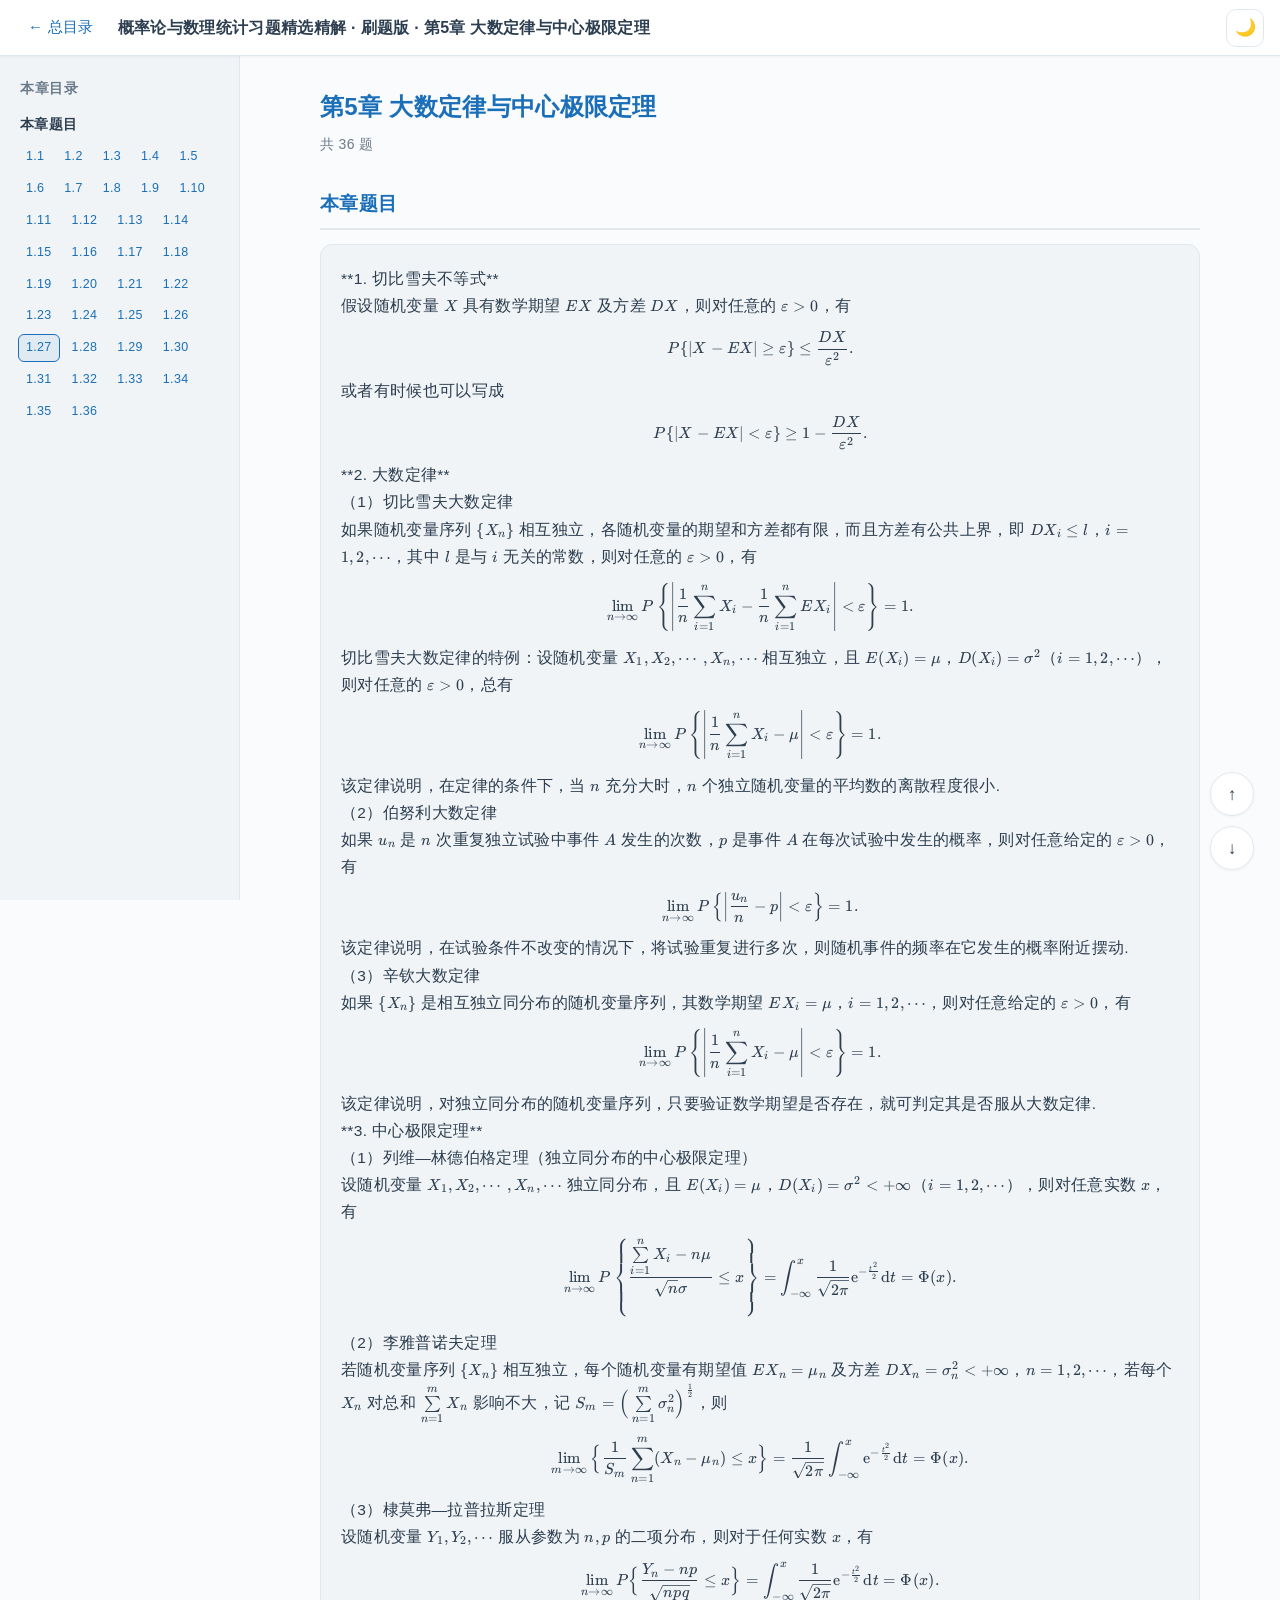
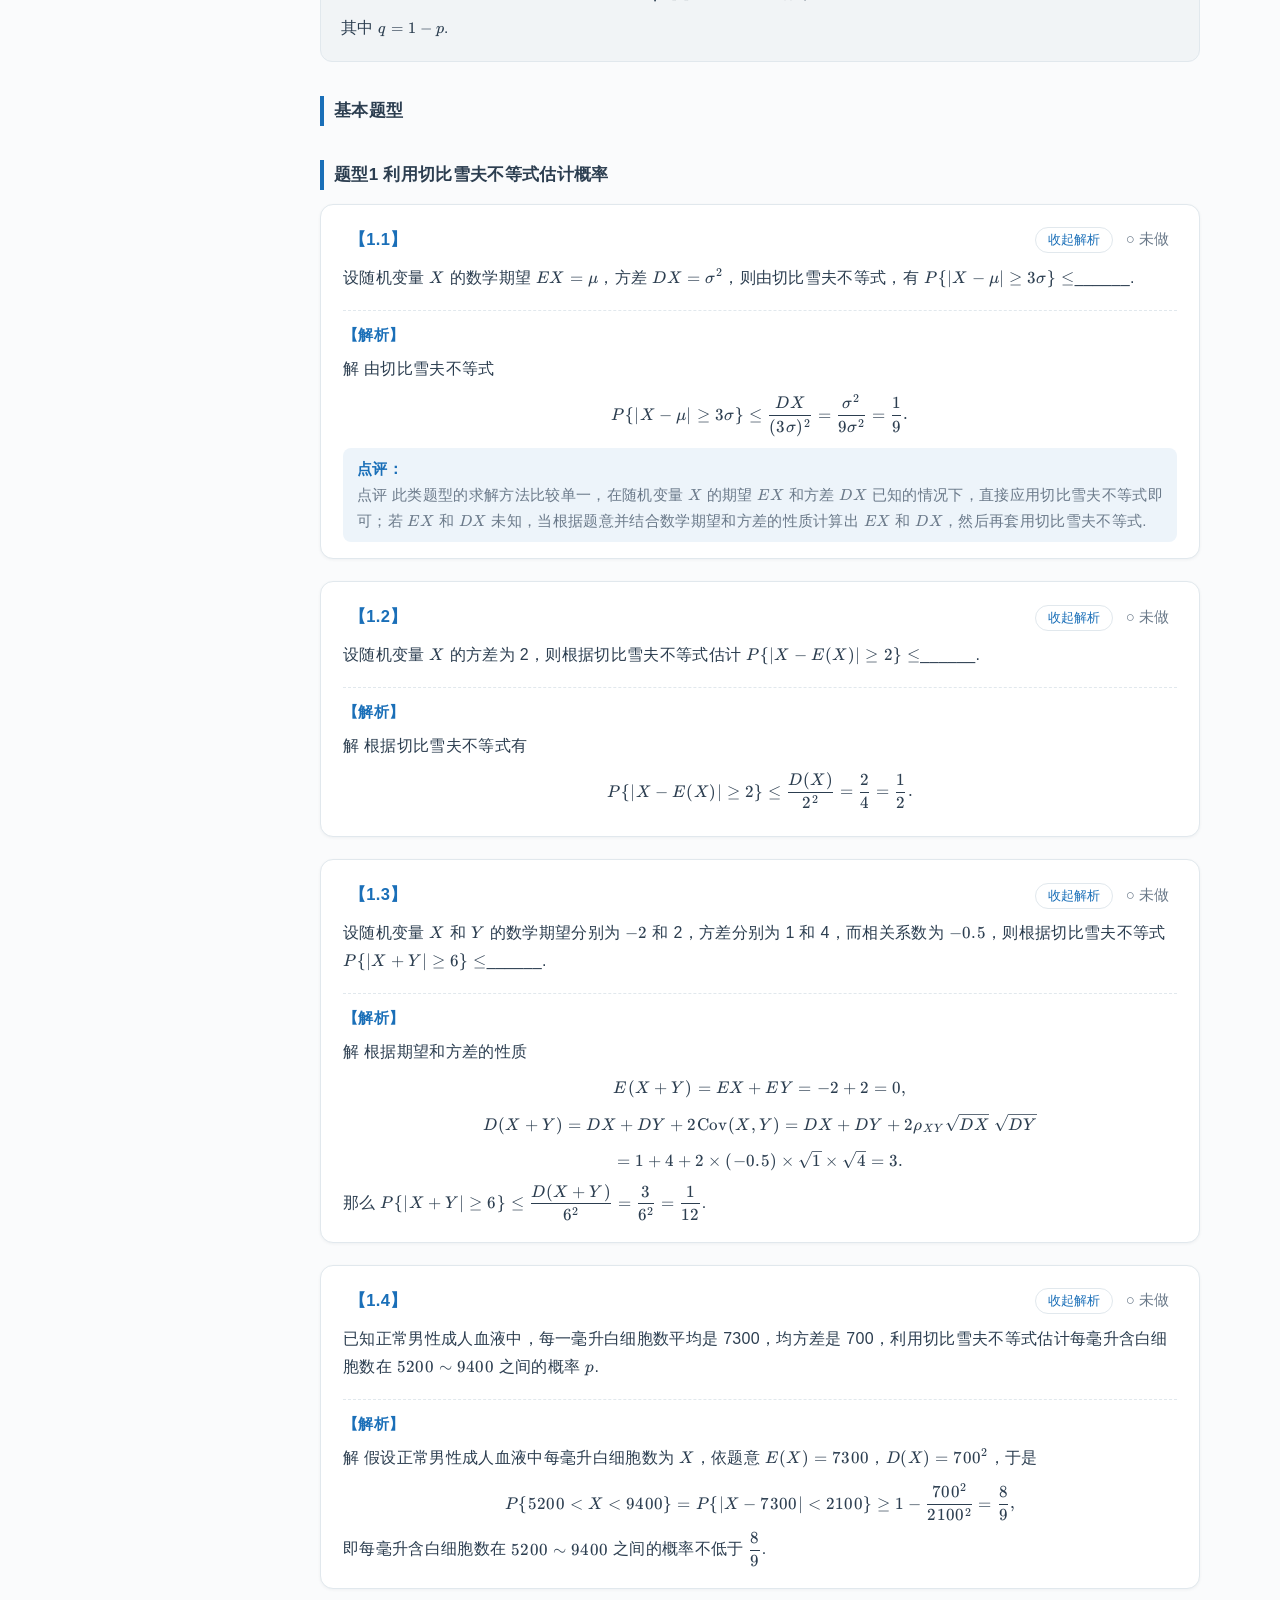
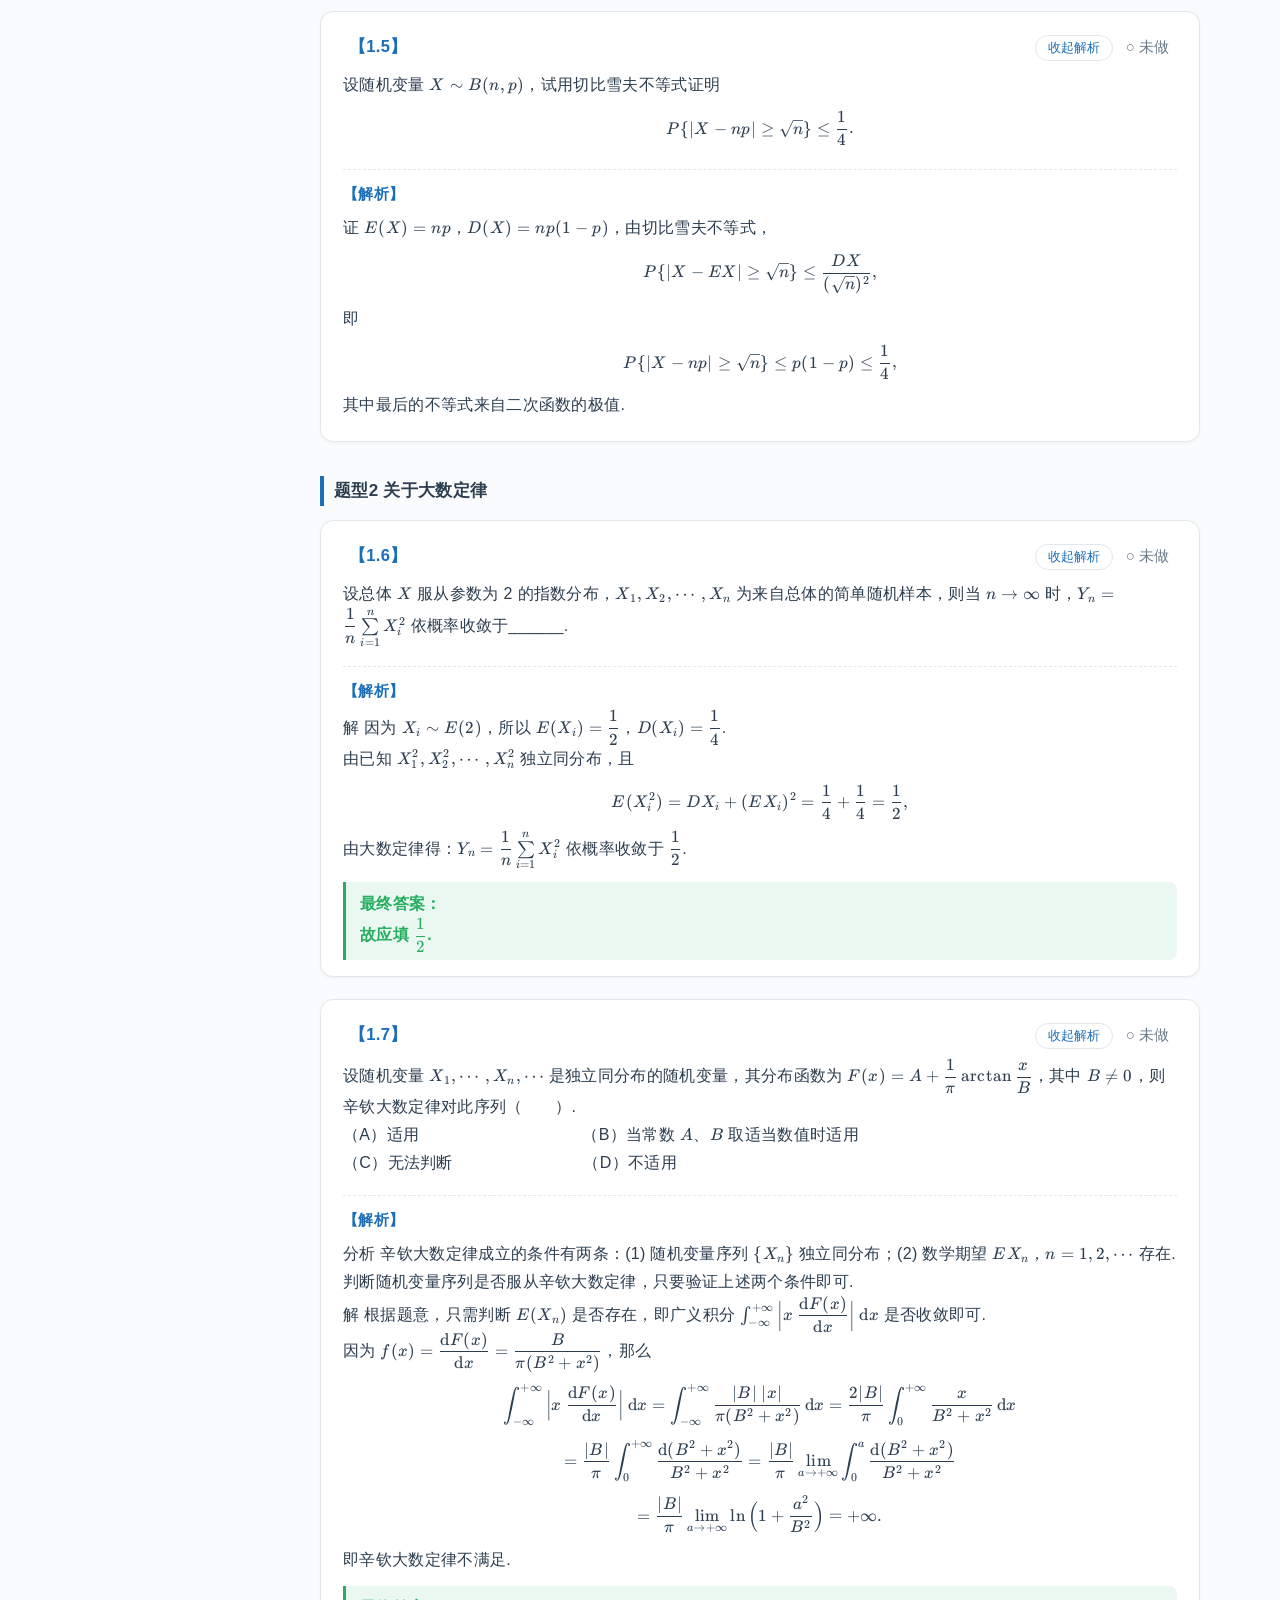
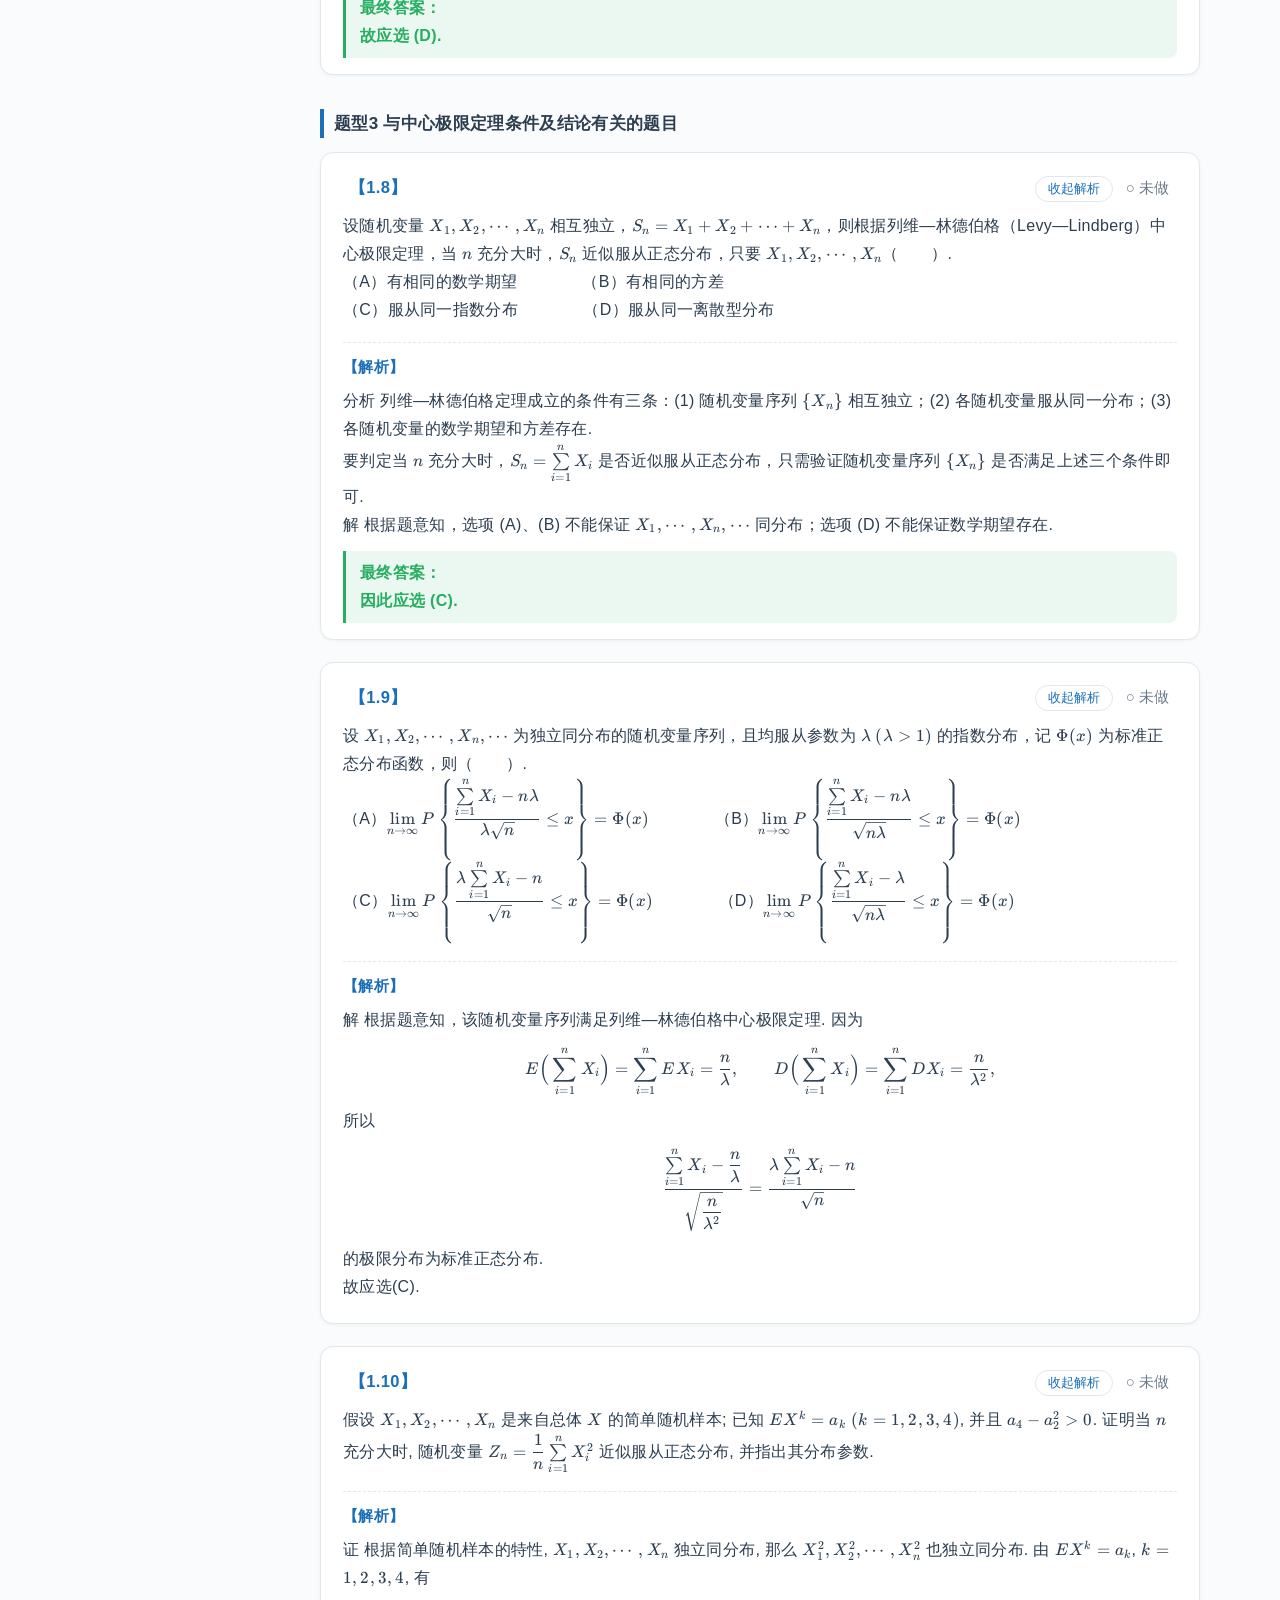
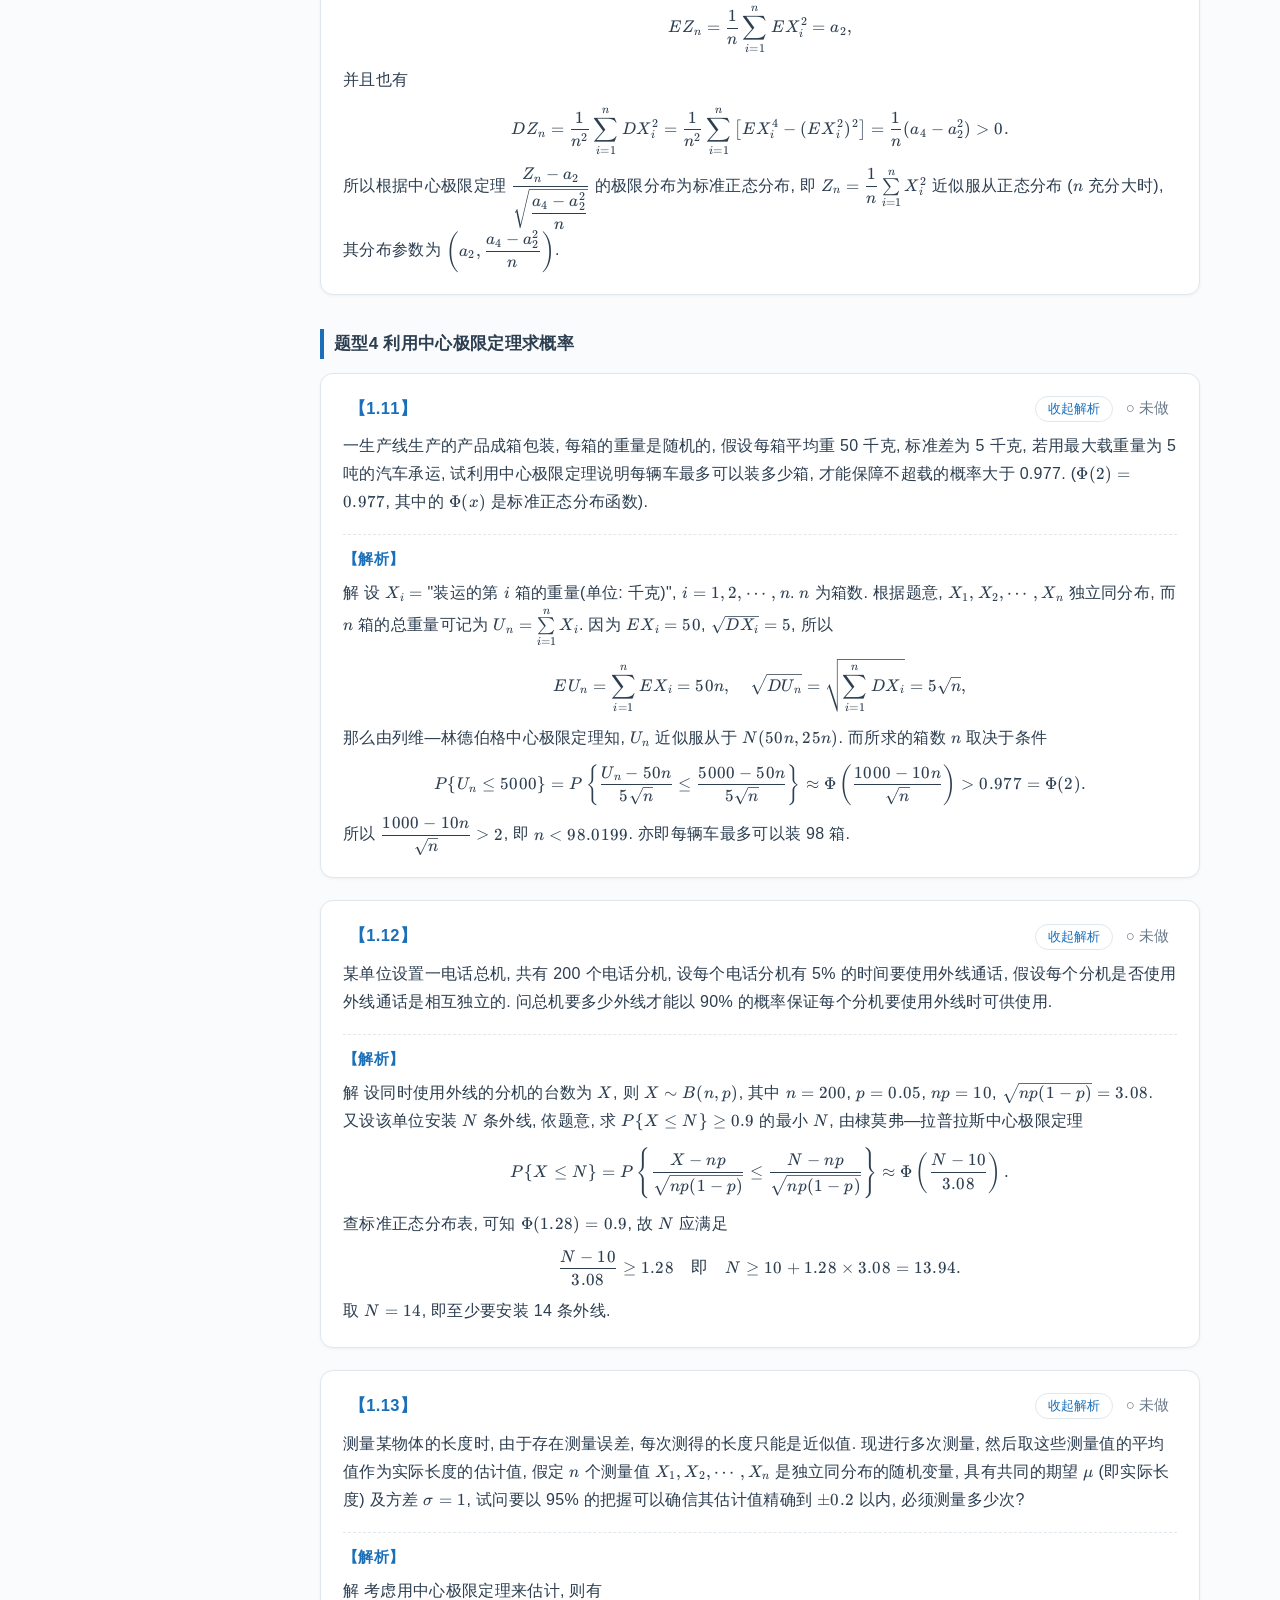
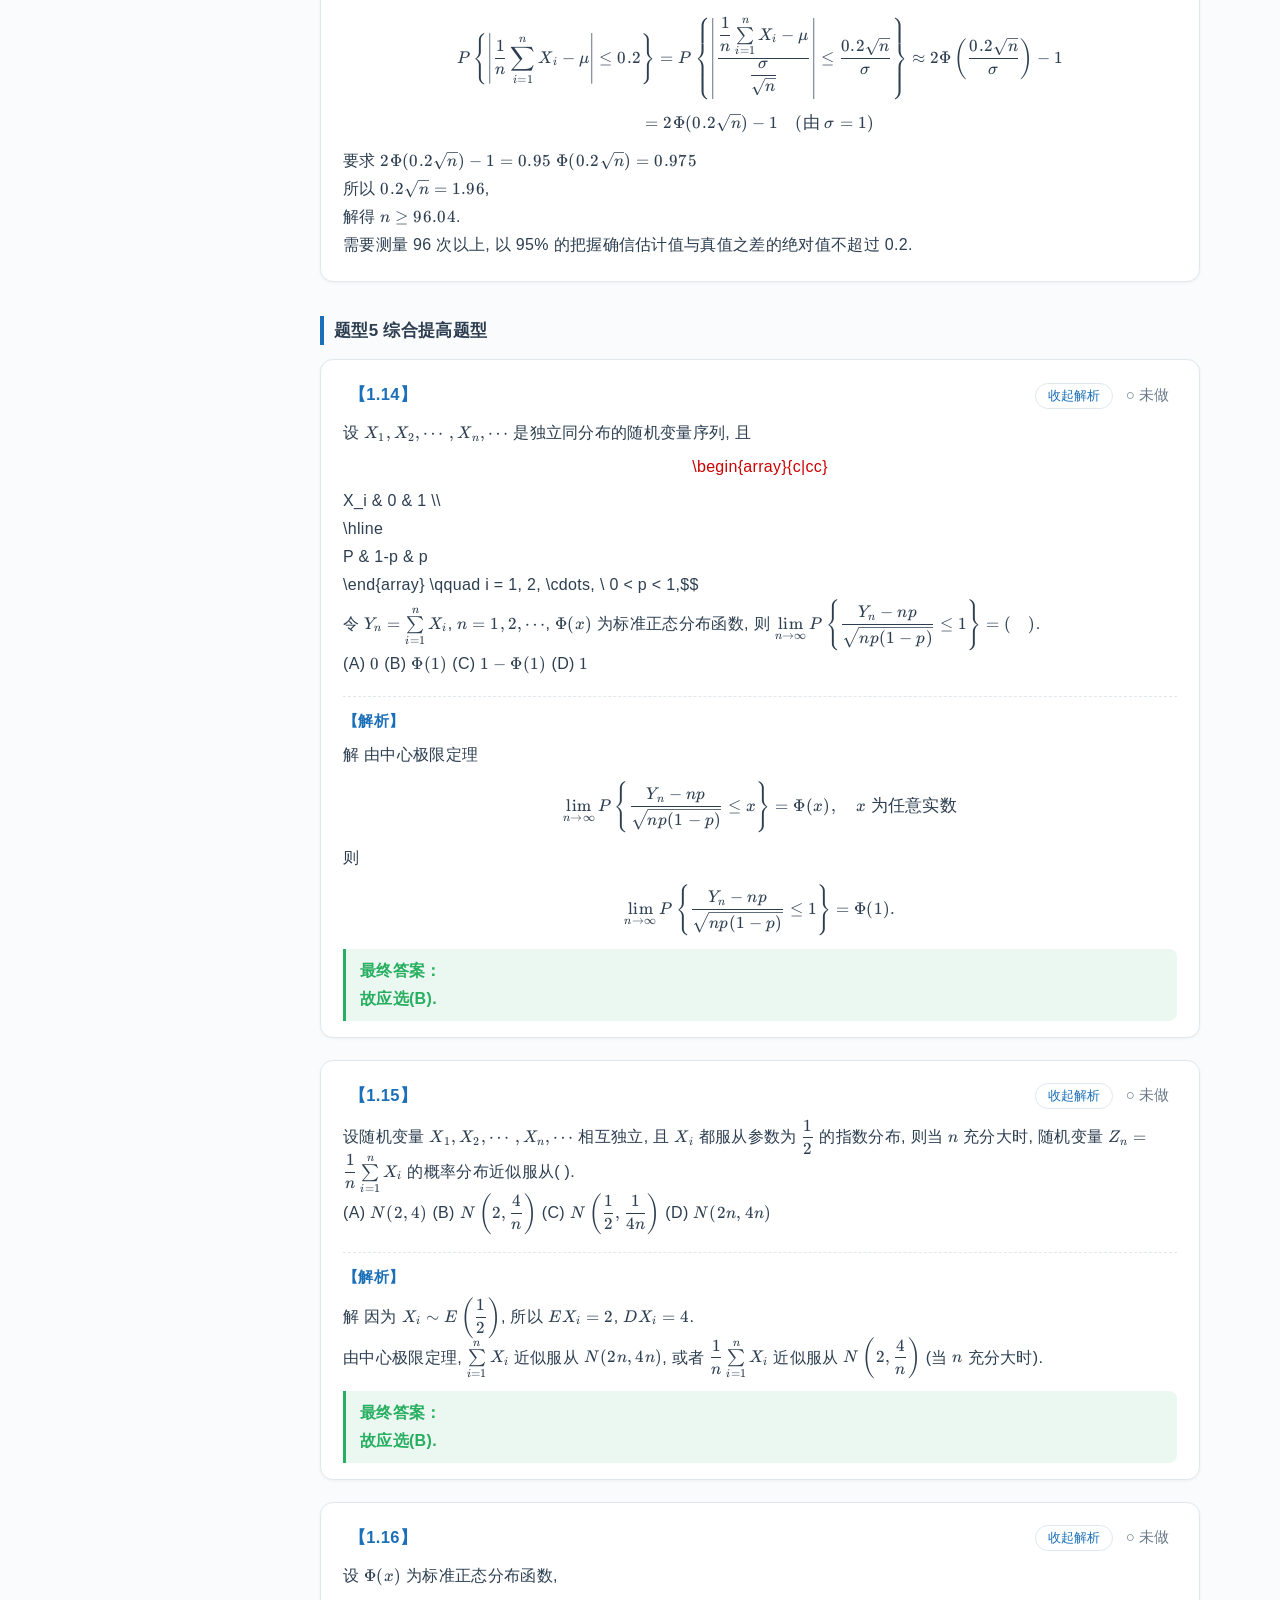
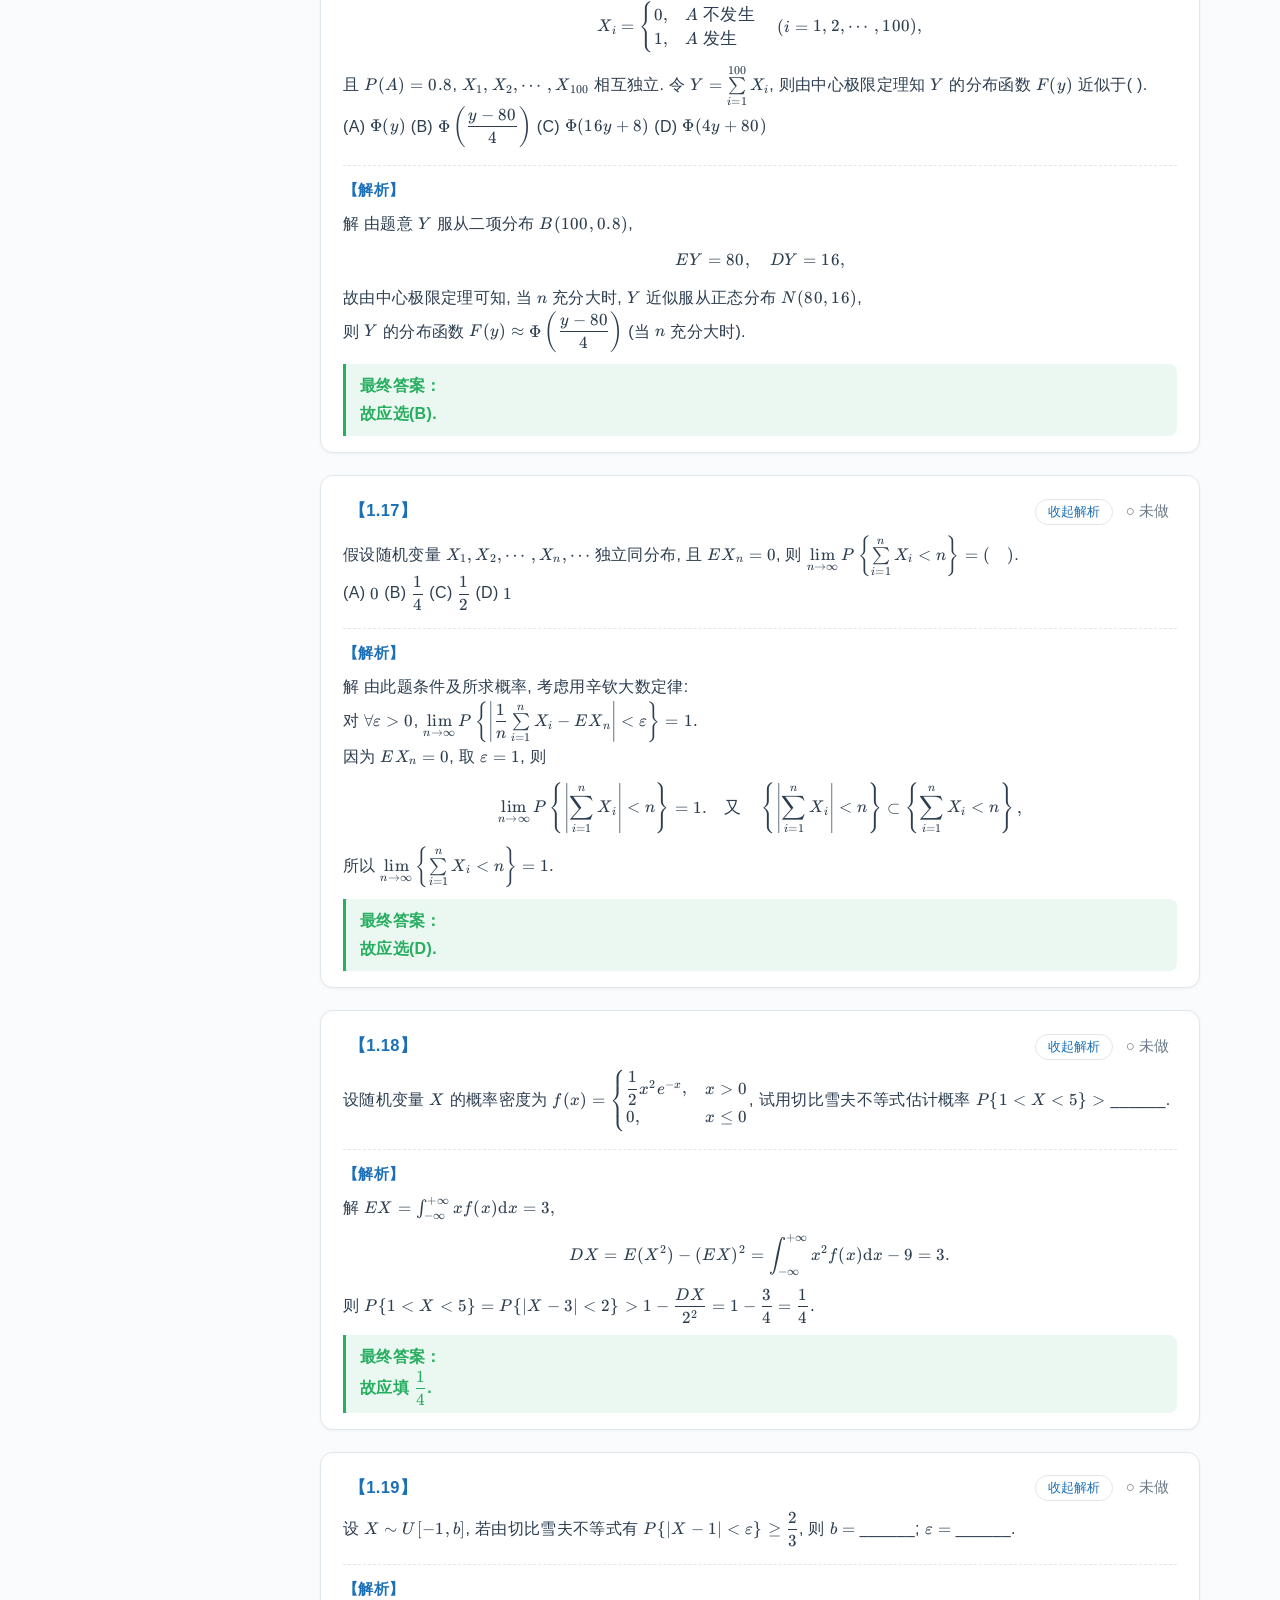
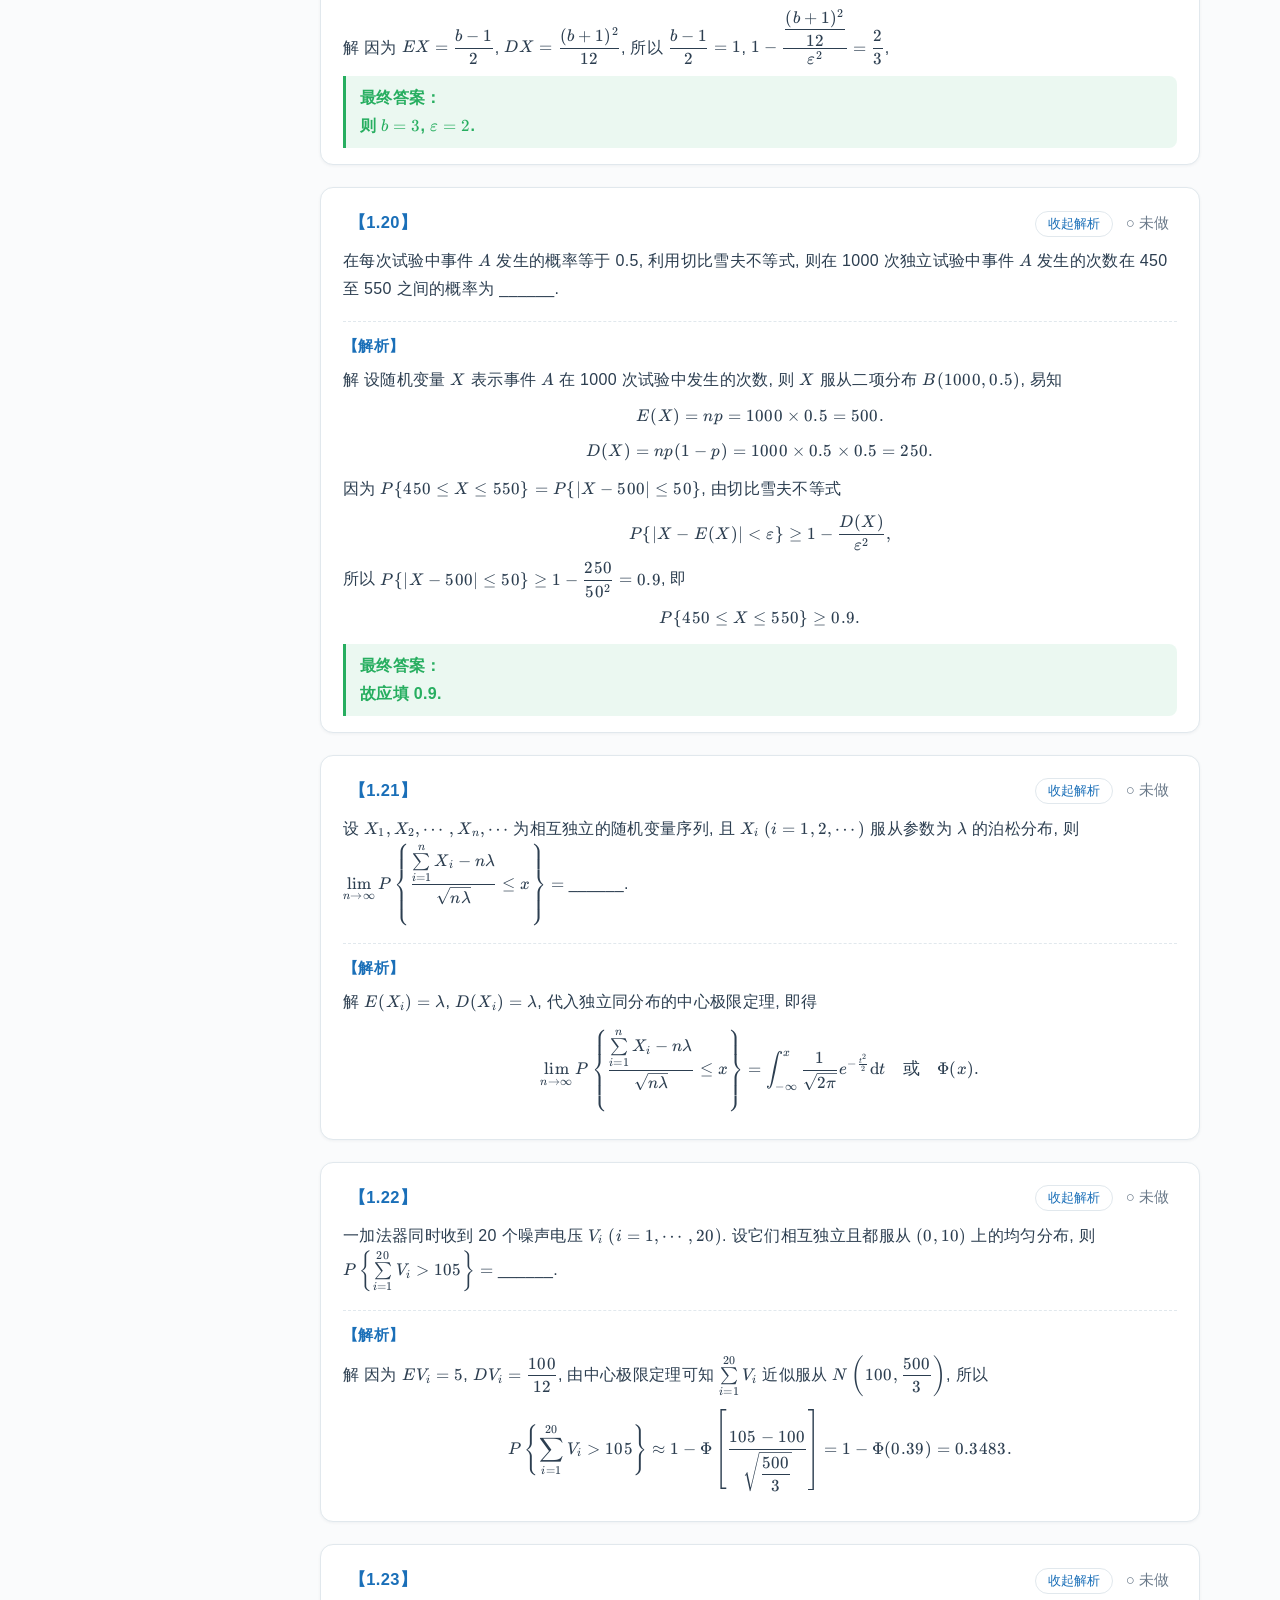
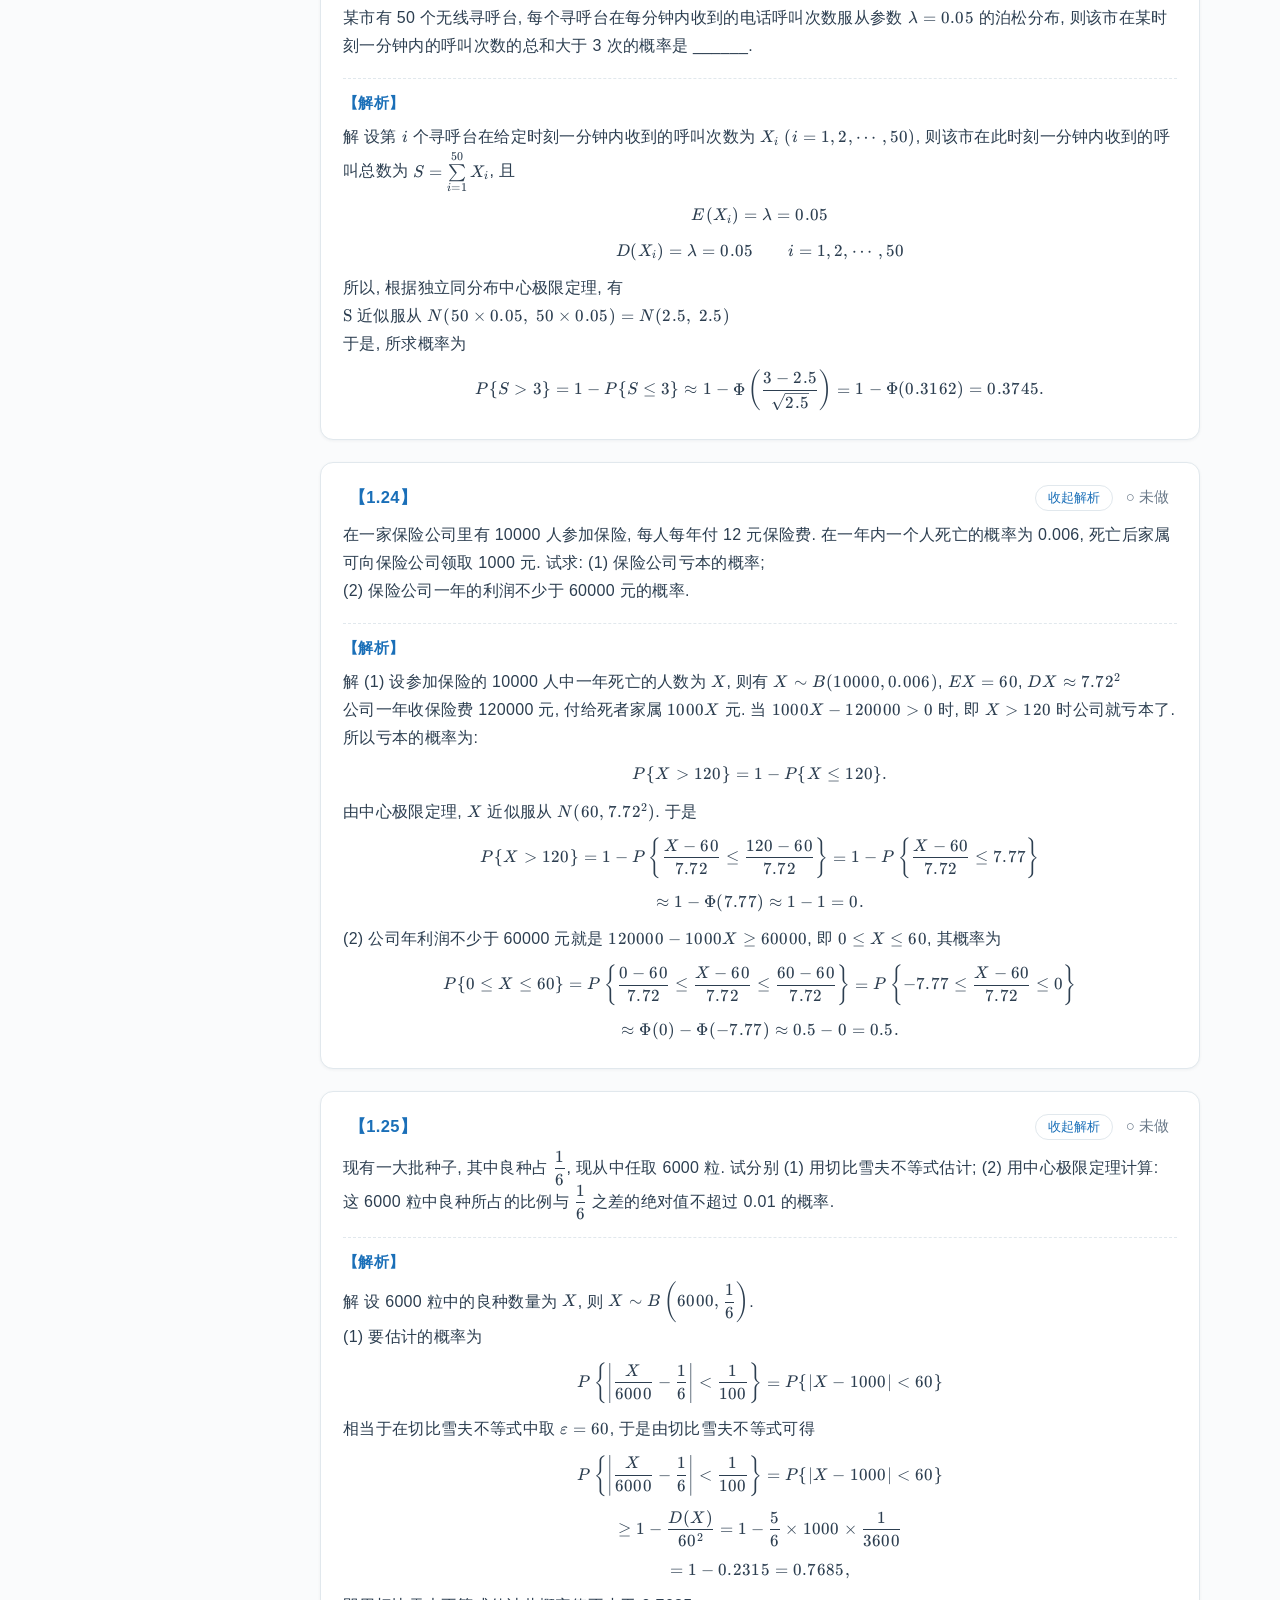
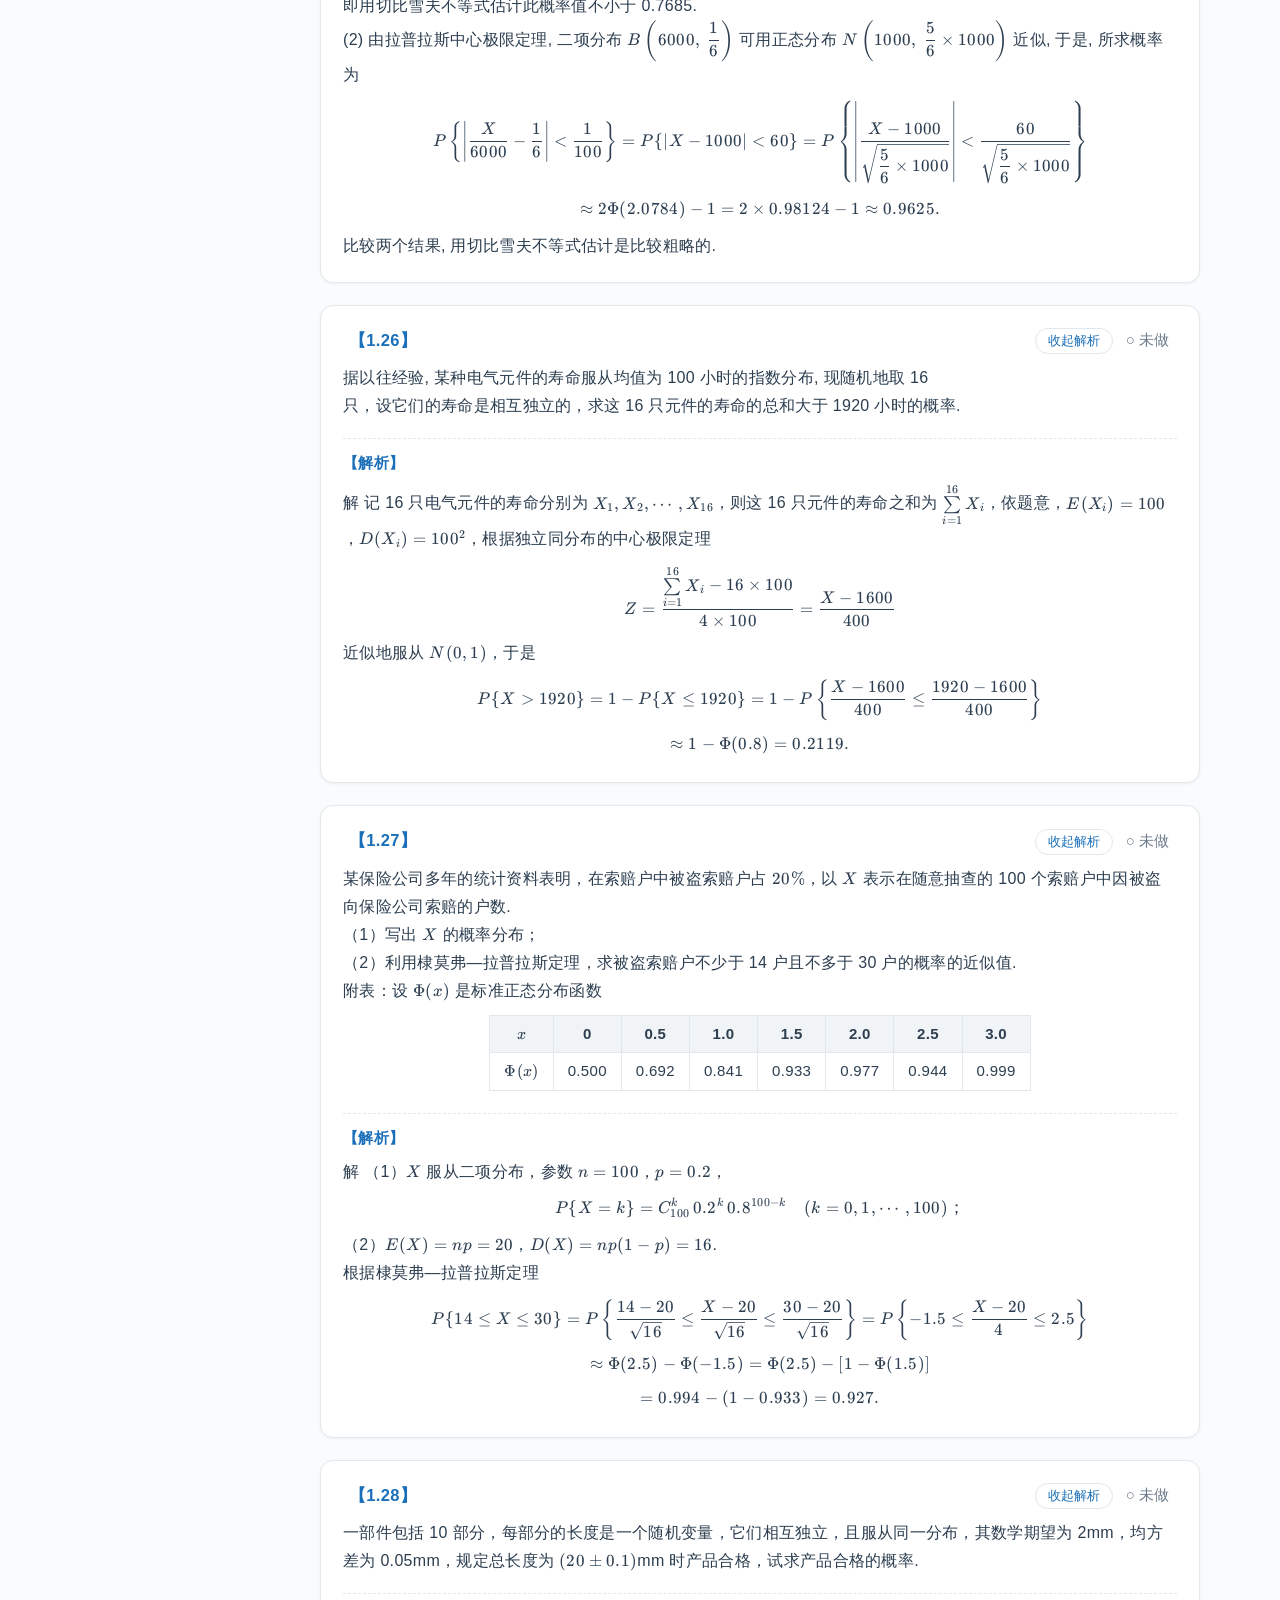
<file: chapters/chapter-05.html>
<!DOCTYPE html>
<html lang="zh-CN">
<head>
<meta charset="UTF-8">
<meta name="viewport" content="width=device-width, initial-scale=1.0">
<title>第5章 大数定律与中心极限定理 · 概率论与数理统计习题精选精解 · 刷题版</title>
<link rel="stylesheet" href="../assets/katex/katex.min.css?v=4">
<link rel="stylesheet" href="../assets/style.css?v=4">
</head>
<body data-page="chapter" data-chapter="c5">
<header class="topbar"><button class="icon-btn" id="menuBtn" title="目录">☰</button><a class="back-home" href="../index.html">← 总目录</a><span class="bar-title">概率论与数理统计习题精选精解 · 刷题版 · 第5章 大数定律与中心极限定理</span><button class="icon-btn" id="themeBtn" title="切换夜间模式">🌙</button></header>
<div class="mask" id="sidebarMask"></div>
<div class="layout">
<aside class="sidebar" id="sidebar">
<h3>本章目录</h3>
<div class="sec-group">
<a class="sec-name" href="#sec-1">本章题目</a>
<div class="q-links">
<a href="#q-1-1" data-qid="c5-1.1">1.1</a>
<a href="#q-1-2" data-qid="c5-1.2">1.2</a>
<a href="#q-1-3" data-qid="c5-1.3">1.3</a>
<a href="#q-1-4" data-qid="c5-1.4">1.4</a>
<a href="#q-1-5" data-qid="c5-1.5">1.5</a>
<a href="#q-1-6" data-qid="c5-1.6">1.6</a>
<a href="#q-1-7" data-qid="c5-1.7">1.7</a>
<a href="#q-1-8" data-qid="c5-1.8">1.8</a>
<a href="#q-1-9" data-qid="c5-1.9">1.9</a>
<a href="#q-1-10" data-qid="c5-1.10">1.10</a>
<a href="#q-1-11" data-qid="c5-1.11">1.11</a>
<a href="#q-1-12" data-qid="c5-1.12">1.12</a>
<a href="#q-1-13" data-qid="c5-1.13">1.13</a>
<a href="#q-1-14" data-qid="c5-1.14">1.14</a>
<a href="#q-1-15" data-qid="c5-1.15">1.15</a>
<a href="#q-1-16" data-qid="c5-1.16">1.16</a>
<a href="#q-1-17" data-qid="c5-1.17">1.17</a>
<a href="#q-1-18" data-qid="c5-1.18">1.18</a>
<a href="#q-1-19" data-qid="c5-1.19">1.19</a>
<a href="#q-1-20" data-qid="c5-1.20">1.20</a>
<a href="#q-1-21" data-qid="c5-1.21">1.21</a>
<a href="#q-1-22" data-qid="c5-1.22">1.22</a>
<a href="#q-1-23" data-qid="c5-1.23">1.23</a>
<a href="#q-1-24" data-qid="c5-1.24">1.24</a>
<a href="#q-1-25" data-qid="c5-1.25">1.25</a>
<a href="#q-1-26" data-qid="c5-1.26">1.26</a>
<a href="#q-1-27" data-qid="c5-1.27">1.27</a>
<a href="#q-1-28" data-qid="c5-1.28">1.28</a>
<a href="#q-1-29" data-qid="c5-1.29">1.29</a>
<a href="#q-1-30" data-qid="c5-1.30">1.30</a>
<a href="#q-1-31" data-qid="c5-1.31">1.31</a>
<a href="#q-1-32" data-qid="c5-1.32">1.32</a>
<a href="#q-1-33" data-qid="c5-1.33">1.33</a>
<a href="#q-1-34" data-qid="c5-1.34">1.34</a>
<a href="#q-1-35" data-qid="c5-1.35">1.35</a>
<a href="#q-1-36" data-qid="c5-1.36">1.36</a>
</div></div>
</aside>
<main class="main"><div class="content">
<div class="chapter-head"><h1>第5章 大数定律与中心极限定理</h1><div class="meta">共 36 题</div></div>
<h2 class="sec-title" id="sec-1">本章题目</h2>
<div class="know-box"><p>**1. 切比雪夫不等式**<br>假设随机变量 $X$ 具有数学期望 $EX$ 及方差 $DX$，则对任意的 $\varepsilon&gt;0$，有</p>
<p class="dmath">$$P\{|X-EX|\ge\varepsilon\}\le\frac{DX}{\varepsilon^2}.$$</p>
<p>或者有时候也可以写成</p>
<p class="dmath">$$P\{|X-EX|&lt;\varepsilon\}\ge 1-\frac{DX}{\varepsilon^2}.$$</p>
<p>**2. 大数定律**<br>（1）切比雪夫大数定律<br>如果随机变量序列 $\{X_n\}$ 相互独立，各随机变量的期望和方差都有限，而且方差有公共上界，即 $DX_i\le l$，$i=1,2,\cdots$，其中 $l$ 是与 $i$ 无关的常数，则对任意的 $\varepsilon&gt;0$，有</p>
<p class="dmath">$$\lim_{n\to\infty}P\left\{\left|\frac{1}{n}\sum_{i=1}^{n}X_i-\frac{1}{n}\sum_{i=1}^{n}EX_i\right|&lt;\varepsilon\right\}=1.$$</p>
<p>切比雪夫大数定律的特例：设随机变量 $X_1,X_2,\cdots,X_n,\cdots$ 相互独立，且 $E(X_i)=\mu$，$D(X_i)=\sigma^2$（$i=1,2,\cdots$），则对任意的 $\varepsilon&gt;0$，总有</p>
<p class="dmath">$$\lim_{n\to\infty}P\left\{\left|\frac{1}{n}\sum_{i=1}^{n}X_i-\mu\right|&lt;\varepsilon\right\}=1.$$</p>
<p>该定律说明，在定律的条件下，当 $n$ 充分大时，$n$ 个独立随机变量的平均数的离散程度很小.<br>（2）伯努利大数定律<br>如果 $u_n$ 是 $n$ 次重复独立试验中事件 $A$ 发生的次数，$p$ 是事件 $A$ 在每次试验中发生的概率，则对任意给定的 $\varepsilon&gt;0$，有</p>
<p class="dmath">$$\lim_{n\to\infty}P\left\{\left|\frac{u_n}{n}-p\right|&lt;\varepsilon\right\}=1.$$</p>
<p>该定律说明，在试验条件不改变的情况下，将试验重复进行多次，则随机事件的频率在它发生的概率附近摆动.<br>（3）辛钦大数定律<br>如果 $\{X_n\}$ 是相互独立同分布的随机变量序列，其数学期望 $EX_i=\mu$，$i=1,2,\cdots$，则对任意给定的 $\varepsilon&gt;0$，有</p>
<p class="dmath">$$\lim_{n\to\infty}P\left\{\left|\frac{1}{n}\sum_{i=1}^{n}X_i-\mu\right|&lt;\varepsilon\right\}=1.$$</p>
<p>该定律说明，对独立同分布的随机变量序列，只要验证数学期望是否存在，就可判定其是否服从大数定律.<br>**3. 中心极限定理**<br>（1）列维—林德伯格定理（独立同分布的中心极限定理）<br>设随机变量 $X_1,X_2,\cdots,X_n,\cdots$ 独立同分布，且 $E(X_i)=\mu$，$D(X_i)=\sigma^2&lt;+\infty$（$i=1,2,\cdots$），则对任意实数 $x$，有</p>
<p class="dmath">$$\lim_{n\to\infty}P\left\{\frac{\sum\limits_{i=1}^{n}X_i-n\mu}{\sqrt{n}\sigma}\le x\right\}=\int_{-\infty}^{x}\frac{1}{\sqrt{2\pi}}\mathrm{e}^{-\frac{t^2}{2}}\mathrm{d}t=\Phi(x).$$</p>
<p>（2）李雅普诺夫定理<br>若随机变量序列 $\{X_n\}$ 相互独立，每个随机变量有期望值 $EX_n=\mu_n$ 及方差 $DX_n=\sigma_n^2&lt;+\infty$，$n=1,2,\cdots$，若每个 $X_n$ 对总和 $\sum\limits_{n=1}^{m}X_n$ 影响不大，记 $S_m=\Big(\sum\limits_{n=1}^{m}\sigma_n^2\Big)^{\frac{1}{2}}$，则</p>
<p class="dmath">$$\lim_{m\to\infty}\Big\{\frac{1}{S_m}\sum_{n=1}^{m}(X_n-\mu_n)\le x\Big\}=\frac{1}{\sqrt{2\pi}}\int_{-\infty}^{x}\mathrm{e}^{-\frac{t^2}{2}}\mathrm{d}t=\Phi(x).$$</p>
<p>（3）棣莫弗—拉普拉斯定理<br>设随机变量 $Y_1,Y_2,\cdots$ 服从参数为 $n,p$ 的二项分布，则对于任何实数 $x$，有</p>
<p class="dmath">$$\lim_{n\to\infty}P\Big\{\frac{Y_n-np}{\sqrt{npq}}\le x\Big\}=\int_{-\infty}^{x}\frac{1}{\sqrt{2\pi}}\mathrm{e}^{-\frac{t^2}{2}}\mathrm{d}t=\Phi(x).$$</p>
<p>其中 $q=1-p$.</p></div>
<div class="block-title">基本题型</div>
<div class="block-title">题型1 利用切比雪夫不等式估计概率</div>
<section class="q-card" id="q-1-1" data-qid="c5-1.1">
<div class="q-head"><span class="q-num">【1.1】</span><span>
<button class="toggle-btn">收起解析</button> <button class="mark-btn">○ 未做</button></span></div>
<div class="q-body"><p>设随机变量 $X$ 的数学期望 $EX=\mu$，方差 $DX=\sigma^2$，则由切比雪夫不等式，有 $P\{|X-\mu|\ge 3\sigma\}\le$______.</p></div>
<div class="sol-wrap">
<hr class="sol-divider"><div class="sol-body"><span class="sol-label">【解析】</span><p>解 由切比雪夫不等式</p>
<p class="dmath">$$P\{|X-\mu|\ge 3\sigma\}\le\frac{DX}{(3\sigma)^2}=\frac{\sigma^2}{9\sigma^2}=\frac{1}{9}.$$</p></div>
<div class="cmt-box"><span class="cmt-label">点评：</span><p>点评 此类题型的求解方法比较单一，在随机变量 $X$ 的期望 $EX$ 和方差 $DX$ 已知的情况下，直接应用切比雪夫不等式即可；若 $EX$ 和 $DX$ 未知，当根据题意并结合数学期望和方差的性质计算出 $EX$ 和 $DX$，然后再套用切比雪夫不等式.</p></div>
</div></section>
<section class="q-card" id="q-1-2" data-qid="c5-1.2">
<div class="q-head"><span class="q-num">【1.2】</span><span>
<button class="toggle-btn">收起解析</button> <button class="mark-btn">○ 未做</button></span></div>
<div class="q-body"><p>设随机变量 $X$ 的方差为 2，则根据切比雪夫不等式估计 $P\{|X-E(X)|\ge 2\}\le$______.</p></div>
<div class="sol-wrap">
<hr class="sol-divider"><div class="sol-body"><span class="sol-label">【解析】</span><p>解 根据切比雪夫不等式有</p>
<p class="dmath">$$P\{|X-E(X)|\ge 2\}\le\frac{D(X)}{2^2}=\frac{2}{4}=\frac{1}{2}.$$</p></div>
</div></section>
<section class="q-card" id="q-1-3" data-qid="c5-1.3">
<div class="q-head"><span class="q-num">【1.3】</span><span>
<button class="toggle-btn">收起解析</button> <button class="mark-btn">○ 未做</button></span></div>
<div class="q-body"><p>设随机变量 $X$ 和 $Y$ 的数学期望分别为 $-2$ 和 2，方差分别为 1 和 4，而相关系数为 $-0.5$，则根据切比雪夫不等式 $P\{|X+Y|\ge 6\}\le$______.</p></div>
<div class="sol-wrap">
<hr class="sol-divider"><div class="sol-body"><span class="sol-label">【解析】</span><p>解 根据期望和方差的性质</p>
<p class="dmath">$$E(X+Y)=EX+EY=-2+2=0,$$</p>
<p class="dmath">$$D(X+Y)=DX+DY+2\mathrm{Cov}(X,Y)=DX+DY+2\rho_{XY}\sqrt{DX}\ \sqrt{DY}$$</p>
<p class="dmath">$$=1+4+2\times(-0.5)\times\sqrt{1}\times\sqrt{4}=3.$$</p>
<p>那么 $P\{|X+Y|\ge 6\}\le\dfrac{D(X+Y)}{6^2}=\dfrac{3}{6^2}=\dfrac{1}{12}$.</p></div>
</div></section>
<section class="q-card" id="q-1-4" data-qid="c5-1.4">
<div class="q-head"><span class="q-num">【1.4】</span><span>
<button class="toggle-btn">收起解析</button> <button class="mark-btn">○ 未做</button></span></div>
<div class="q-body"><p>已知正常男性成人血液中，每一毫升白细胞数平均是 7300，均方差是 700，利用切比雪夫不等式估计每毫升含白细胞数在 $5200\sim9400$ 之间的概率 $p$.</p></div>
<div class="sol-wrap">
<hr class="sol-divider"><div class="sol-body"><span class="sol-label">【解析】</span><p>解 假设正常男性成人血液中每毫升白细胞数为 $X$，依题意 $E(X)=7300$，$D(X)=700^2$，于是</p>
<p class="dmath">$$P\{5200&lt;X&lt;9400\}=P\{|X-7300|&lt;2100\}\ge 1-\frac{700^2}{2100^2}=\frac{8}{9},$$</p>
<p>即每毫升含白细胞数在 $5200\sim9400$ 之间的概率不低于 $\dfrac{8}{9}$.</p></div>
</div></section>
<section class="q-card" id="q-1-5" data-qid="c5-1.5">
<div class="q-head"><span class="q-num">【1.5】</span><span>
<button class="toggle-btn">收起解析</button> <button class="mark-btn">○ 未做</button></span></div>
<div class="q-body"><p>设随机变量 $X\sim B(n,p)$，试用切比雪夫不等式证明</p>
<p class="dmath">$$P\{|X-np|\ge\sqrt{n}\}\le\frac{1}{4}.$$</p></div>
<div class="sol-wrap">
<hr class="sol-divider"><div class="sol-body"><span class="sol-label">【解析】</span><p>证 $E(X)=np$，$D(X)=np(1-p)$，由切比雪夫不等式，</p>
<p class="dmath">$$P\{|X-EX|\ge\sqrt{n}\}\le\frac{DX}{(\sqrt{n})^2},$$</p>
<p>即</p>
<p class="dmath">$$P\{|X-np|\ge\sqrt{n}\}\le p(1-p)\le\frac{1}{4},$$</p>
<p>其中最后的不等式来自二次函数的极值.</p></div>
</div></section>
<div class="block-title">题型2 关于大数定律</div>
<section class="q-card" id="q-1-6" data-qid="c5-1.6">
<div class="q-head"><span class="q-num">【1.6】</span><span>
<button class="toggle-btn">收起解析</button> <button class="mark-btn">○ 未做</button></span></div>
<div class="q-body"><p>设总体 $X$ 服从参数为 2 的指数分布，$X_1,X_2,\cdots,X_n$ 为来自总体的简单随机样本，则当 $n\to\infty$ 时，$Y_n=\dfrac{1}{n}\sum\limits_{i=1}^{n}X_i^2$ 依概率收敛于______.</p></div>
<div class="sol-wrap">
<hr class="sol-divider"><div class="sol-body"><span class="sol-label">【解析】</span><p>解 因为 $X_i\sim E(2)$，所以 $E(X_i)=\dfrac{1}{2}$，$D(X_i)=\dfrac{1}{4}$.<br>由已知 $X_1^2,X_2^2,\cdots,X_n^2$ 独立同分布，且</p>
<p class="dmath">$$E(X_i^2)=DX_i+(EX_i)^2=\frac{1}{4}+\frac{1}{4}=\frac{1}{2},$$</p>
<p>由大数定律得：$Y_n=\dfrac{1}{n}\sum\limits_{i=1}^{n}X_i^2$ 依概率收敛于 $\dfrac{1}{2}$.</p></div>
<div class="ans-line">最终答案：<p>故应填 $\dfrac{1}{2}$.</p></div>
</div></section>
<section class="q-card" id="q-1-7" data-qid="c5-1.7">
<div class="q-head"><span class="q-num">【1.7】</span><span>
<button class="toggle-btn">收起解析</button> <button class="mark-btn">○ 未做</button></span></div>
<div class="q-body"><p>设随机变量 $X_1,\cdots,X_n,\cdots$ 是独立同分布的随机变量，其分布函数为 $F(x)=A+\dfrac{1}{\pi}\arctan\dfrac{x}{B}$，其中 $B\ne 0$，则辛钦大数定律对此序列（　　）.<br>（A）适用　　　　　　　　　　（B）当常数 $A$、$B$ 取适当数值时适用<br>（C）无法判断　　　　　　　　（D）不适用</p></div>
<div class="sol-wrap">
<hr class="sol-divider"><div class="sol-body"><span class="sol-label">【解析】</span><p>分析 辛钦大数定律成立的条件有两条：(1) 随机变量序列 $\{X_n\}$ 独立同分布；(2) 数学期望 $EX_n$，$n=1,2,\cdots$ 存在.<br>判断随机变量序列是否服从辛钦大数定律，只要验证上述两个条件即可.<br>解 根据题意，只需判断 $E(X_n)$ 是否存在，即广义积分 $\int_{-\infty}^{+\infty}\Big|x\ \dfrac{\mathrm{d}F(x)}{\mathrm{d}x}\Big|\ \mathrm{d}x$ 是否收敛即可.<br>因为 $f(x)=\dfrac{\mathrm{d}F(x)}{\mathrm{d}x}=\dfrac{B}{\pi(B^2+x^2)}$，那么</p>
<p class="dmath">$$\int_{-\infty}^{+\infty}\Big|x\ \frac{\mathrm{d}F(x)}{\mathrm{d}x}\Big|\ \mathrm{d}x=\int_{-\infty}^{+\infty}\frac{|B|\ |x|}{\pi(B^2+x^2)}\,\mathrm{d}x=\frac{2|B|}{\pi}\int_{0}^{+\infty}\frac{x}{B^2+x^2}\,\mathrm{d}x$$</p>
<p class="dmath">$$=\frac{|B|}{\pi}\int_{0}^{+\infty}\frac{\mathrm{d}(B^2+x^2)}{B^2+x^2}=\frac{|B|}{\pi}\lim_{a\to+\infty}\int_{0}^{a}\frac{\mathrm{d}(B^2+x^2)}{B^2+x^2}$$</p>
<p class="dmath">$$=\frac{|B|}{\pi}\lim_{a\to+\infty}\ln\Big(1+\frac{a^2}{B^2}\Big)=+\infty.$$</p>
<p>即辛钦大数定律不满足.</p></div>
<div class="ans-line">最终答案：<p>故应选 (D).</p></div>
</div></section>
<div class="block-title">题型3 与中心极限定理条件及结论有关的题目</div>
<section class="q-card" id="q-1-8" data-qid="c5-1.8">
<div class="q-head"><span class="q-num">【1.8】</span><span>
<button class="toggle-btn">收起解析</button> <button class="mark-btn">○ 未做</button></span></div>
<div class="q-body"><p>设随机变量 $X_1,X_2,\cdots,X_n$ 相互独立，$S_n=X_1+X_2+\cdots+X_n$，则根据列维—林德伯格（Levy—Lindberg）中心极限定理，当 $n$ 充分大时，$S_n$ 近似服从正态分布，只要 $X_1,X_2,\cdots,X_n$（　　）.<br>（A）有相同的数学期望　　　　（B）有相同的方差<br>（C）服从同一指数分布　　　　（D）服从同一离散型分布</p></div>
<div class="sol-wrap">
<hr class="sol-divider"><div class="sol-body"><span class="sol-label">【解析】</span><p>分析 列维—林德伯格定理成立的条件有三条：(1) 随机变量序列 $\{X_n\}$ 相互独立；(2) 各随机变量服从同一分布；(3) 各随机变量的数学期望和方差存在.<br>要判定当 $n$ 充分大时，$S_n=\sum\limits_{i=1}^{n}X_i$ 是否近似服从正态分布，只需验证随机变量序列 $\{X_n\}$ 是否满足上述三个条件即可.<br>解 根据题意知，选项 (A)、(B) 不能保证 $X_1,\cdots,X_n,\cdots$ 同分布；选项 (D) 不能保证数学期望存在.</p></div>
<div class="ans-line">最终答案：<p>因此应选 (C).</p></div>
</div></section>
<section class="q-card" id="q-1-9" data-qid="c5-1.9">
<div class="q-head"><span class="q-num">【1.9】</span><span>
<button class="toggle-btn">收起解析</button> <button class="mark-btn">○ 未做</button></span></div>
<div class="q-body"><p>设 $X_1,X_2,\cdots,X_n,\cdots$ 为独立同分布的随机变量序列，且均服从参数为 $\lambda\ (\lambda&gt;1)$ 的指数分布，记 $\Phi(x)$ 为标准正态分布函数，则（　　）.<br>（A）$\lim\limits_{n\to\infty}P\left\{\dfrac{\sum\limits_{i=1}^{n}X_i-n\lambda}{\lambda\sqrt{n}}\le x\right\}=\Phi(x)$　　　　（B）$\lim\limits_{n\to\infty}P\left\{\dfrac{\sum\limits_{i=1}^{n}X_i-n\lambda}{\sqrt{n\lambda}}\le x\right\}=\Phi(x)$<br>（C）$\lim\limits_{n\to\infty}P\left\{\dfrac{\lambda\sum\limits_{i=1}^{n}X_i-n}{\sqrt{n}}\le x\right\}=\Phi(x)$　　　　（D）$\lim\limits_{n\to\infty}P\left\{\dfrac{\sum\limits_{i=1}^{n}X_i-\lambda}{\sqrt{n\lambda}}\le x\right\}=\Phi(x)$</p></div>
<div class="sol-wrap">
<hr class="sol-divider"><div class="sol-body"><span class="sol-label">【解析】</span><p>解 根据题意知，该随机变量序列满足列维—林德伯格中心极限定理. 因为</p>
<p class="dmath">$$E\Big(\sum_{i=1}^{n}X_i\Big)=\sum_{i=1}^{n}EX_i=\frac{n}{\lambda},\qquad D\Big(\sum_{i=1}^{n}X_i\Big)=\sum_{i=1}^{n}DX_i=\frac{n}{\lambda^2},$$</p>
<p>所以</p>
<p class="dmath">$$\frac{\sum\limits_{i=1}^{n} X_i - \dfrac{n}{\lambda}}{\sqrt{\dfrac{n}{\lambda^2}}} = \frac{\lambda \sum\limits_{i=1}^{n} X_i - n}{\sqrt{n}}$$</p>
<p>的极限分布为标准正态分布.<br>故应选(C).</p></div>
</div></section>
<section class="q-card" id="q-1-10" data-qid="c5-1.10">
<div class="q-head"><span class="q-num">【1.10】</span><span>
<button class="toggle-btn">收起解析</button> <button class="mark-btn">○ 未做</button></span></div>
<div class="q-body"><p>假设 $X_1, X_2, \cdots, X_n$ 是来自总体 $X$ 的简单随机样本; 已知 $EX^k = a_k$ $(k = 1, 2, 3, 4)$, 并且 $a_4 - a_2^2 &gt; 0$. 证明当 $n$ 充分大时, 随机变量 $Z_n = \dfrac{1}{n} \sum\limits_{i=1}^{n} X_i^2$ 近似服从正态分布, 并指出其分布参数.</p></div>
<div class="sol-wrap">
<hr class="sol-divider"><div class="sol-body"><span class="sol-label">【解析】</span><p>证 根据简单随机样本的特性, $X_1, X_2, \cdots, X_n$ 独立同分布, 那么 $X_1^2, X_2^2, \cdots, X_n^2$ 也独立同分布. 由 $EX^k = a_k$, $k = 1, 2, 3, 4$, 有</p>
<p class="dmath">$$EZ_n = \frac{1}{n} \sum_{i=1}^{n} EX_i^2 = a_2,$$</p>
<p>并且也有</p>
<p class="dmath">$$DZ_n = \frac{1}{n^2} \sum_{i=1}^{n} DX_i^2 = \frac{1}{n^2} \sum_{i=1}^{n} \left[EX_i^4 - (EX_i^2)^2\right] = \frac{1}{n} (a_4 - a_2^2) &gt; 0.$$</p>
<p>所以根据中心极限定理 $\dfrac{Z_n - a_2}{\sqrt{\dfrac{a_4 - a_2^2}{n}}}$ 的极限分布为标准正态分布, 即 $Z_n = \dfrac{1}{n} \sum\limits_{i=1}^{n} X_i^2$ 近似服从正态分布 ($n$ 充分大时), 其分布参数为 $\left(a_2, \dfrac{a_4 - a_2^2}{n}\right)$.</p></div>
</div></section>
<div class="block-title">题型4 利用中心极限定理求概率</div>
<section class="q-card" id="q-1-11" data-qid="c5-1.11">
<div class="q-head"><span class="q-num">【1.11】</span><span>
<button class="toggle-btn">收起解析</button> <button class="mark-btn">○ 未做</button></span></div>
<div class="q-body"><p>一生产线生产的产品成箱包装, 每箱的重量是随机的, 假设每箱平均重 50 千克, 标准差为 5 千克, 若用最大载重量为 5 吨的汽车承运, 试利用中心极限定理说明每辆车最多可以装多少箱, 才能保障不超载的概率大于 0.977. ($\Phi(2) = 0.977$, 其中的 $\Phi(x)$ 是标准正态分布函数).</p></div>
<div class="sol-wrap">
<hr class="sol-divider"><div class="sol-body"><span class="sol-label">【解析】</span><p>解 设 $X_i = $ "装运的第 $i$ 箱的重量(单位: 千克)", $i = 1, 2, \cdots, n$. $n$ 为箱数. 根据题意, $X_1, X_2, \cdots, X_n$ 独立同分布, 而 $n$ 箱的总重量可记为 $U_n = \sum\limits_{i=1}^{n} X_i$. 因为 $EX_i = 50$, $\sqrt{DX_i} = 5$, 所以</p>
<p class="dmath">$$EU_n = \sum_{i=1}^{n} EX_i = 50n, \quad \sqrt{DU_n} = \sqrt{\sum_{i=1}^{n} DX_i} = 5\sqrt{n},$$</p>
<p>那么由列维—林德伯格中心极限定理知, $U_n$ 近似服从于 $N(50n, 25n)$. 而所求的箱数 $n$ 取决于条件</p>
<p class="dmath">$$P\{U_n \le 5000\} = P\left\{\frac{U_n - 50n}{5\sqrt{n}} \le \frac{5000 - 50n}{5\sqrt{n}}\right\} \approx \Phi\left(\frac{1000 - 10n}{\sqrt{n}}\right) &gt; 0.977 = \Phi(2).$$</p>
<p>所以 $\dfrac{1000 - 10n}{\sqrt{n}} &gt; 2$, 即 $n &lt; 98.0199$. 亦即每辆车最多可以装 98 箱.</p></div>
</div></section>
<section class="q-card" id="q-1-12" data-qid="c5-1.12">
<div class="q-head"><span class="q-num">【1.12】</span><span>
<button class="toggle-btn">收起解析</button> <button class="mark-btn">○ 未做</button></span></div>
<div class="q-body"><p>某单位设置一电话总机, 共有 200 个电话分机, 设每个电话分机有 5% 的时间要使用外线通话, 假设每个分机是否使用外线通话是相互独立的. 问总机要多少外线才能以 90% 的概率保证每个分机要使用外线时可供使用.</p></div>
<div class="sol-wrap">
<hr class="sol-divider"><div class="sol-body"><span class="sol-label">【解析】</span><p>解 设同时使用外线的分机的台数为 $X$, 则 $X \sim B(n, p)$, 其中 $n = 200$, $p = 0.05$, $np = 10$, $\sqrt{np(1-p)} = 3.08$.<br>又设该单位安装 $N$ 条外线, 依题意, 求 $P\{X \le N\} \ge 0.9$ 的最小 $N$, 由棣莫弗—拉普拉斯中心极限定理</p>
<p class="dmath">$$P\{X \le N\} = P\left\{\frac{X - np}{\sqrt{np(1-p)}} \le \frac{N - np}{\sqrt{np(1-p)}}\right\} \approx \Phi\left(\frac{N - 10}{3.08}\right).$$</p>
<p>查标准正态分布表, 可知 $\Phi(1.28) = 0.9$, 故 $N$ 应满足</p>
<p class="dmath">$$\frac{N - 10}{3.08} \ge 1.28 \quad 即 \quad N \ge 10 + 1.28 \times 3.08 = 13.94.$$</p>
<p>取 $N = 14$, 即至少要安装 14 条外线.</p></div>
</div></section>
<section class="q-card" id="q-1-13" data-qid="c5-1.13">
<div class="q-head"><span class="q-num">【1.13】</span><span>
<button class="toggle-btn">收起解析</button> <button class="mark-btn">○ 未做</button></span></div>
<div class="q-body"><p>测量某物体的长度时, 由于存在测量误差, 每次测得的长度只能是近似值. 现进行多次测量, 然后取这些测量值的平均值作为实际长度的估计值, 假定 $n$ 个测量值 $X_1, X_2, \cdots, X_n$ 是独立同分布的随机变量, 具有共同的期望 $\mu$ (即实际长度) 及方差 $\sigma = 1$, 试问要以 95% 的把握可以确信其估计值精确到 $\pm 0.2$ 以内, 必须测量多少次?</p></div>
<div class="sol-wrap">
<hr class="sol-divider"><div class="sol-body"><span class="sol-label">【解析】</span><p>解 考虑用中心极限定理来估计, 则有</p>
<p class="dmath">$$P\left\{\left|\frac{1}{n} \sum_{i=1}^{n} X_i - \mu\right| \le 0.2\right\} = P\left\{\left|\frac{\dfrac{1}{n} \sum\limits_{i=1}^{n} X_i - \mu}{\dfrac{\sigma}{\sqrt{n}}}\right| \le \frac{0.2\sqrt{n}}{\sigma}\right\} \approx 2\Phi\left(\frac{0.2\sqrt{n}}{\sigma}\right) - 1$$</p>
<p class="dmath">$$= 2\Phi(0.2\sqrt{n}) - 1 \quad (\text{由 } \sigma = 1)$$</p>
<p>要求 $2\Phi(0.2\sqrt{n}) - 1 = 0.95$  $\Phi(0.2\sqrt{n}) = 0.975$<br>所以 $0.2\sqrt{n} = 1.96$,<br>解得 $n \ge 96.04$.<br>需要测量 96 次以上, 以 95% 的把握确信估计值与真值之差的绝对值不超过 0.2.</p></div>
</div></section>
<div class="block-title">题型5 综合提高题型</div>
<section class="q-card" id="q-1-14" data-qid="c5-1.14">
<div class="q-head"><span class="q-num">【1.14】</span><span>
<button class="toggle-btn">收起解析</button> <button class="mark-btn">○ 未做</button></span></div>
<div class="q-body"><p>设 $X_1, X_2, \cdots, X_n, \cdots$ 是独立同分布的随机变量序列, 且</p>
<p class="dmath">$$\begin{array}{c|cc}$$</p>
<p>X_i &amp; 0 &amp; 1 \\<br>\hline<br>P &amp; 1-p &amp; p<br>\end{array} \qquad i = 1, 2, \cdots, \ 0 &lt; p &lt; 1,$$<br>令 $Y_n = \sum\limits_{i=1}^{n} X_i$, $n = 1, 2, \cdots$, $\Phi(x)$ 为标准正态分布函数, 则 $\lim\limits_{n \to \infty} P\left\{\dfrac{Y_n - np}{\sqrt{np(1-p)}} \le 1\right\} = (\quad)$.<br>(A) $0$  (B) $\Phi(1)$  (C) $1 - \Phi(1)$  (D) $1$</p></div>
<div class="sol-wrap">
<hr class="sol-divider"><div class="sol-body"><span class="sol-label">【解析】</span><p>解 由中心极限定理</p>
<p class="dmath">$$\lim_{n \to \infty} P\left\{\frac{Y_n - np}{\sqrt{np(1-p)}} \le x\right\} = \Phi(x), \quad x \text{ 为任意实数}$$</p>
<p>则</p>
<p class="dmath">$$\lim_{n \to \infty} P\left\{\frac{Y_n - np}{\sqrt{np(1-p)}} \le 1\right\} = \Phi(1).$$</p></div>
<div class="ans-line">最终答案：<p>故应选(B).</p></div>
</div></section>
<section class="q-card" id="q-1-15" data-qid="c5-1.15">
<div class="q-head"><span class="q-num">【1.15】</span><span>
<button class="toggle-btn">收起解析</button> <button class="mark-btn">○ 未做</button></span></div>
<div class="q-body"><p>设随机变量 $X_1, X_2, \cdots, X_n, \cdots$ 相互独立, 且 $X_i$ 都服从参数为 $\dfrac{1}{2}$ 的指数分布, 则当 $n$ 充分大时, 随机变量 $Z_n = \dfrac{1}{n} \sum\limits_{i=1}^{n} X_i$ 的概率分布近似服从(  ).<br>(A) $N(2, 4)$  (B) $N\left(2, \dfrac{4}{n}\right)$  (C) $N\left(\dfrac{1}{2}, \dfrac{1}{4n}\right)$  (D) $N(2n, 4n)$</p></div>
<div class="sol-wrap">
<hr class="sol-divider"><div class="sol-body"><span class="sol-label">【解析】</span><p>解 因为 $X_i \sim E\left(\dfrac{1}{2}\right)$, 所以 $EX_i = 2$, $DX_i = 4$.<br>由中心极限定理, $\sum\limits_{i=1}^{n} X_i$ 近似服从 $N(2n, 4n)$, 或者 $\dfrac{1}{n} \sum\limits_{i=1}^{n} X_i$ 近似服从 $N\left(2, \dfrac{4}{n}\right)$ (当 $n$ 充分大时).</p></div>
<div class="ans-line">最终答案：<p>故应选(B).</p></div>
</div></section>
<section class="q-card" id="q-1-16" data-qid="c5-1.16">
<div class="q-head"><span class="q-num">【1.16】</span><span>
<button class="toggle-btn">收起解析</button> <button class="mark-btn">○ 未做</button></span></div>
<div class="q-body"><p>设 $\Phi(x)$ 为标准正态分布函数,</p>
<p class="dmath">$$X_i = \begin{cases} 0, &amp; A \text{ 不发生} \\ 1, &amp; A \text{ 发生} \end{cases} \quad (i = 1, 2, \cdots, 100),$$</p>
<p>且 $P(A) = 0.8$, $X_1, X_2, \cdots, X_{100}$ 相互独立. 令 $Y = \sum\limits_{i=1}^{100} X_i$, 则由中心极限定理知 $Y$ 的分布函数 $F(y)$ 近似于(  ).<br>(A) $\Phi(y)$  (B) $\Phi\left(\dfrac{y - 80}{4}\right)$  (C) $\Phi(16y + 8)$  (D) $\Phi(4y + 80)$</p></div>
<div class="sol-wrap">
<hr class="sol-divider"><div class="sol-body"><span class="sol-label">【解析】</span><p>解 由题意 $Y$ 服从二项分布 $B(100, 0.8)$,</p>
<p class="dmath">$$EY = 80, \quad DY = 16,$$</p>
<p>故由中心极限定理可知, 当 $n$ 充分大时, $Y$ 近似服从正态分布 $N(80, 16)$,<br>则 $Y$ 的分布函数 $F(y) \approx \Phi\left(\dfrac{y - 80}{4}\right)$ (当 $n$ 充分大时).</p></div>
<div class="ans-line">最终答案：<p>故应选(B).</p></div>
</div></section>
<section class="q-card" id="q-1-17" data-qid="c5-1.17">
<div class="q-head"><span class="q-num">【1.17】</span><span>
<button class="toggle-btn">收起解析</button> <button class="mark-btn">○ 未做</button></span></div>
<div class="q-body"><p>假设随机变量 $X_1, X_2, \cdots, X_n, \cdots$ 独立同分布, 且 $EX_n = 0$, 则 $\lim\limits_{n \to \infty} P\left\{\sum\limits_{i=1}^{n} X_i &lt; n\right\} = (\quad)$.<br>(A) $0$  (B) $\dfrac{1}{4}$  (C) $\dfrac{1}{2}$  (D) $1$</p></div>
<div class="sol-wrap">
<hr class="sol-divider"><div class="sol-body"><span class="sol-label">【解析】</span><p>解 由此题条件及所求概率, 考虑用辛钦大数定律:<br>对 $\forall \varepsilon &gt; 0$, $\lim\limits_{n \to \infty} P\left\{\left|\dfrac{1}{n} \sum\limits_{i=1}^{n} X_i - EX_n\right| &lt; \varepsilon\right\} = 1.$<br>因为 $EX_n = 0$, 取 $\varepsilon = 1$, 则</p>
<p class="dmath">$$\lim_{n \to \infty} P\left\{\left|\sum_{i=1}^{n} X_i\right| &lt; n\right\} = 1. \quad 又 \quad \left\{\left|\sum_{i=1}^{n} X_i\right| &lt; n\right\} \subset \left\{\sum_{i=1}^{n} X_i &lt; n\right\},$$</p>
<p>所以 $\lim\limits_{n \to \infty} \left\{\sum\limits_{i=1}^{n} X_i &lt; n\right\} = 1.$</p></div>
<div class="ans-line">最终答案：<p>故应选(D).</p></div>
</div></section>
<section class="q-card" id="q-1-18" data-qid="c5-1.18">
<div class="q-head"><span class="q-num">【1.18】</span><span>
<button class="toggle-btn">收起解析</button> <button class="mark-btn">○ 未做</button></span></div>
<div class="q-body"><p>设随机变量 $X$ 的概率密度为 $f(x) = \begin{cases} \dfrac{1}{2} x^2 e^{-x}, &amp; x &gt; 0 \\ 0, &amp; x \le 0 \end{cases}$, 试用切比雪夫不等式估计概率 $P\{1 &lt; X &lt; 5\} &gt; $ ______.</p></div>
<div class="sol-wrap">
<hr class="sol-divider"><div class="sol-body"><span class="sol-label">【解析】</span><p>解 $EX = \int_{-\infty}^{+\infty} x f(x) \mathrm{d}x = 3,$</p>
<p class="dmath">$$DX = E(X^2) - (EX)^2 = \int_{-\infty}^{+\infty} x^2 f(x) \mathrm{d}x - 9 = 3.$$</p>
<p>则 $P\{1 &lt; X &lt; 5\} = P\{|X - 3| &lt; 2\} &gt; 1 - \dfrac{DX}{2^2} = 1 - \dfrac{3}{4} = \dfrac{1}{4}.$</p></div>
<div class="ans-line">最终答案：<p>故应填 $\dfrac{1}{4}$.</p></div>
</div></section>
<section class="q-card" id="q-1-19" data-qid="c5-1.19">
<div class="q-head"><span class="q-num">【1.19】</span><span>
<button class="toggle-btn">收起解析</button> <button class="mark-btn">○ 未做</button></span></div>
<div class="q-body"><p>设 $X \sim U[-1, b]$, 若由切比雪夫不等式有 $P\{|X - 1| &lt; \varepsilon\} \ge \dfrac{2}{3}$, 则 $b = $ ______; $\varepsilon = $ ______.</p></div>
<div class="sol-wrap">
<hr class="sol-divider"><div class="sol-body"><span class="sol-label">【解析】</span><p>解 因为 $EX = \dfrac{b - 1}{2}$, $DX = \dfrac{(b + 1)^2}{12}$, 所以 $\dfrac{b - 1}{2} = 1$, $1 - \dfrac{\dfrac{(b + 1)^2}{12}}{\varepsilon^2} = \dfrac{2}{3}$,</p></div>
<div class="ans-line">最终答案：<p>则 $b = 3$, $\varepsilon = 2$.</p></div>
</div></section>
<section class="q-card" id="q-1-20" data-qid="c5-1.20">
<div class="q-head"><span class="q-num">【1.20】</span><span>
<button class="toggle-btn">收起解析</button> <button class="mark-btn">○ 未做</button></span></div>
<div class="q-body"><p>在每次试验中事件 $A$ 发生的概率等于 0.5, 利用切比雪夫不等式, 则在 1000 次独立试验中事件 $A$ 发生的次数在 450 至 550 之间的概率为 ______.</p></div>
<div class="sol-wrap">
<hr class="sol-divider"><div class="sol-body"><span class="sol-label">【解析】</span><p>解 设随机变量 $X$ 表示事件 $A$ 在 1000 次试验中发生的次数, 则 $X$ 服从二项分布 $B(1000, 0.5)$, 易知</p>
<p class="dmath">$$E(X) = np = 1000 \times 0.5 = 500.$$</p>
<p class="dmath">$$D(X) = np(1-p) = 1000 \times 0.5 \times 0.5 = 250.$$</p>
<p>因为 $P\{450 \le X \le 550\} = P\{|X - 500| \le 50\}$, 由切比雪夫不等式</p>
<p class="dmath">$$P\{|X - E(X)| &lt; \varepsilon\} \ge 1 - \frac{D(X)}{\varepsilon^2},$$</p>
<p>所以 $P\{|X - 500| \le 50\} \ge 1 - \dfrac{250}{50^2} = 0.9$, 即</p>
<p class="dmath">$$P\{450 \le X \le 550\} \ge 0.9.$$</p></div>
<div class="ans-line">最终答案：<p>故应填 0.9.</p></div>
</div></section>
<section class="q-card" id="q-1-21" data-qid="c5-1.21">
<div class="q-head"><span class="q-num">【1.21】</span><span>
<button class="toggle-btn">收起解析</button> <button class="mark-btn">○ 未做</button></span></div>
<div class="q-body"><p>设 $X_1, X_2, \cdots, X_n, \cdots$ 为相互独立的随机变量序列, 且 $X_i$ $(i = 1, 2, \cdots)$ 服从参数为 $\lambda$ 的泊松分布, 则 $\lim\limits_{n \to \infty} P\left\{\dfrac{\sum\limits_{i=1}^{n} X_i - n\lambda}{\sqrt{n\lambda}} \le x\right\} = $ ______.</p></div>
<div class="sol-wrap">
<hr class="sol-divider"><div class="sol-body"><span class="sol-label">【解析】</span><p>解 $E(X_i) = \lambda$, $D(X_i) = \lambda$, 代入独立同分布的中心极限定理, 即得</p>
<p class="dmath">$$\lim_{n \to \infty} P\left\{\frac{\sum\limits_{i=1}^{n} X_i - n\lambda}{\sqrt{n\lambda}} \le x\right\} = \int_{-\infty}^{x} \frac{1}{\sqrt{2\pi}} e^{-\frac{t^2}{2}} \mathrm{d}t \quad 或 \quad \Phi(x).$$</p></div>
</div></section>
<section class="q-card" id="q-1-22" data-qid="c5-1.22">
<div class="q-head"><span class="q-num">【1.22】</span><span>
<button class="toggle-btn">收起解析</button> <button class="mark-btn">○ 未做</button></span></div>
<div class="q-body"><p>一加法器同时收到 20 个噪声电压 $V_i$ $(i = 1, \cdots, 20)$. 设它们相互独立且都服从 $(0, 10)$ 上的均匀分布, 则 $P\left\{\sum\limits_{i=1}^{20} V_i &gt; 105\right\} = $ ______.</p></div>
<div class="sol-wrap">
<hr class="sol-divider"><div class="sol-body"><span class="sol-label">【解析】</span><p>解 因为 $EV_i = 5$, $DV_i = \dfrac{100}{12}$, 由中心极限定理可知 $\sum\limits_{i=1}^{20} V_i$ 近似服从 $N\left(100, \dfrac{500}{3}\right)$, 所以</p>
<p class="dmath">$$P\left\{\sum_{i=1}^{20} V_i &gt; 105\right\} \approx 1 - \Phi\left[\frac{105 - 100}{\sqrt{\dfrac{500}{3}}}\right] = 1 - \Phi(0.39) = 0.3483.$$</p></div>
</div></section>
<section class="q-card" id="q-1-23" data-qid="c5-1.23">
<div class="q-head"><span class="q-num">【1.23】</span><span>
<button class="toggle-btn">收起解析</button> <button class="mark-btn">○ 未做</button></span></div>
<div class="q-body"><p>某市有 50 个无线寻呼台, 每个寻呼台在每分钟内收到的电话呼叫次数服从参数 $\lambda = 0.05$ 的泊松分布, 则该市在某时刻一分钟内的呼叫次数的总和大于 3 次的概率是 ______.</p></div>
<div class="sol-wrap">
<hr class="sol-divider"><div class="sol-body"><span class="sol-label">【解析】</span><p>解 设第 $i$ 个寻呼台在给定时刻一分钟内收到的呼叫次数为 $X_i$ $(i = 1, 2, \cdots, 50)$, 则该市在此时刻一分钟内收到的呼叫总数为 $S = \sum\limits_{i=1}^{50} X_i$, 且</p>
<p class="dmath">$$E(X_i) = \lambda = 0.05$$</p>
<p class="dmath">$$D(X_i) = \lambda = 0.05 \qquad i = 1, 2, \cdots, 50$$</p>
<p>所以, 根据独立同分布中心极限定理, 有<br>$\mathrm{S}$ 近似服从 $N(50 \times 0.05, \ 50 \times 0.05) = N(2.5, \ 2.5)$<br>于是, 所求概率为</p>
<p class="dmath">$$P\{S &gt; 3\} = 1 - P\{S \le 3\} \approx 1 - \Phi\left(\frac{3 - 2.5}{\sqrt{2.5}}\right) = 1 - \Phi(0.3162) = 0.3745.$$</p></div>
</div></section>
<section class="q-card" id="q-1-24" data-qid="c5-1.24">
<div class="q-head"><span class="q-num">【1.24】</span><span>
<button class="toggle-btn">收起解析</button> <button class="mark-btn">○ 未做</button></span></div>
<div class="q-body"><p>在一家保险公司里有 10000 人参加保险, 每人每年付 12 元保险费. 在一年内一个人死亡的概率为 0.006, 死亡后家属可向保险公司领取 1000 元. 试求: (1) 保险公司亏本的概率;<br>(2) 保险公司一年的利润不少于 60000 元的概率.</p></div>
<div class="sol-wrap">
<hr class="sol-divider"><div class="sol-body"><span class="sol-label">【解析】</span><p>解 (1) 设参加保险的 10000 人中一年死亡的人数为 $X$, 则有 $X \sim B(10000, 0.006)$, $EX = 60$, $DX \approx 7.72^2$<br>公司一年收保险费 120000 元, 付给死者家属 $1000X$ 元. 当 $1000X - 120000 &gt; 0$ 时, 即 $X &gt; 120$ 时公司就亏本了. 所以亏本的概率为:</p>
<p class="dmath">$$P\{X &gt; 120\} = 1 - P\{X \le 120\}.$$</p>
<p>由中心极限定理, $X$ 近似服从 $N(60, 7.72^2)$. 于是</p>
<p class="dmath">$$P\{X &gt; 120\} = 1 - P\left\{\frac{X - 60}{7.72} \le \frac{120 - 60}{7.72}\right\} = 1 - P\left\{\frac{X - 60}{7.72} \le 7.77\right\}$$</p>
<p class="dmath">$$\approx 1 - \Phi(7.77) \approx 1 - 1 = 0.$$</p>
<p>(2) 公司年利润不少于 60000 元就是 $120000 - 1000X \ge 60000$, 即 $0 \le X \le 60$, 其概率为</p>
<p class="dmath">$$P\{0 \le X \le 60\} = P\left\{\frac{0 - 60}{7.72} \le \frac{X - 60}{7.72} \le \frac{60 - 60}{7.72}\right\} = P\left\{-7.77 \le \frac{X - 60}{7.72} \le 0\right\}$$</p>
<p class="dmath">$$\approx \Phi(0) - \Phi(-7.77) \approx 0.5 - 0 = 0.5.$$</p></div>
</div></section>
<section class="q-card" id="q-1-25" data-qid="c5-1.25">
<div class="q-head"><span class="q-num">【1.25】</span><span>
<button class="toggle-btn">收起解析</button> <button class="mark-btn">○ 未做</button></span></div>
<div class="q-body"><p>现有一大批种子, 其中良种占 $\dfrac{1}{6}$, 现从中任取 6000 粒. 试分别 (1) 用切比雪夫不等式估计; (2) 用中心极限定理计算: 这 6000 粒中良种所占的比例与 $\dfrac{1}{6}$ 之差的绝对值不超过 0.01 的概率.</p></div>
<div class="sol-wrap">
<hr class="sol-divider"><div class="sol-body"><span class="sol-label">【解析】</span><p>解 设 6000 粒中的良种数量为 $X$, 则 $X \sim B\left(6000, \dfrac{1}{6}\right)$.<br>(1) 要估计的概率为</p>
<p class="dmath">$$P\left\{\left|\frac{X}{6000} - \frac{1}{6}\right| &lt; \frac{1}{100}\right\} = P\{|X - 1000| &lt; 60\}$$</p>
<p>相当于在切比雪夫不等式中取 $\varepsilon = 60$, 于是由切比雪夫不等式可得</p>
<p class="dmath">$$P\left\{\left|\frac{X}{6000} - \frac{1}{6}\right| &lt; \frac{1}{100}\right\} = P\{|X - 1000| &lt; 60\}$$</p>
<p class="dmath">$$\ge 1 - \frac{D(X)}{60^2} = 1 - \frac{5}{6} \times 1000 \times \frac{1}{3600}$$</p>
<p class="dmath">$$= 1 - 0.2315 = 0.7685,$$</p>
<p>即用切比雪夫不等式估计此概率值不小于 0.7685.<br>(2) 由拉普拉斯中心极限定理, 二项分布 $B\left(6000, \ \dfrac{1}{6}\right)$ 可用正态分布 $N\left(1000, \ \dfrac{5}{6} \times 1000\right)$ 近似, 于是, 所求概率为</p>
<p class="dmath">$$P\left\{\left|\frac{X}{6000} - \frac{1}{6}\right| &lt; \frac{1}{100}\right\} = P\{|X - 1000| &lt; 60\} = P\left\{\left|\frac{X - 1000}{\sqrt{\dfrac{5}{6} \times 1000}}\right| &lt; \frac{60}{\sqrt{\dfrac{5}{6} \times 1000}}\right\}$$</p>
<p class="dmath">$$\approx 2\Phi(2.0784) - 1 = 2 \times 0.98124 - 1 \approx 0.9625.$$</p>
<p>比较两个结果, 用切比雪夫不等式估计是比较粗略的.</p></div>
</div></section>
<section class="q-card" id="q-1-26" data-qid="c5-1.26">
<div class="q-head"><span class="q-num">【1.26】</span><span>
<button class="toggle-btn">收起解析</button> <button class="mark-btn">○ 未做</button></span></div>
<div class="q-body"><p>据以往经验, 某种电气元件的寿命服从均值为 100 小时的指数分布, 现随机地取 16<br>只，设它们的寿命是相互独立的，求这 16 只元件的寿命的总和大于 1920 小时的概率.</p></div>
<div class="sol-wrap">
<hr class="sol-divider"><div class="sol-body"><span class="sol-label">【解析】</span><p>解 记 16 只电气元件的寿命分别为 $X_1, X_2, \cdots, X_{16}$，则这 16 只元件的寿命之和为 $\sum\limits_{i=1}^{16} X_i$，依题意，$E(X_i)=100$，$D(X_i)=100^2$，根据独立同分布的中心极限定理</p>
<p class="dmath">$$Z=\frac{\sum\limits_{i=1}^{16} X_i - 16 \times 100}{4 \times 100}=\frac{X-1600}{400}$$</p>
<p>近似地服从 $N(0,1)$，于是</p>
<p class="dmath">$$P\{X&gt;1920\}=1-P\{X\le 1920\}=1-P\left\{\frac{X-1600}{400}\le\frac{1920-1600}{400}\right\}$$</p>
<p class="dmath">$$\approx 1-\Phi(0.8)=0.2119.$$</p></div>
</div></section>
<section class="q-card" id="q-1-27" data-qid="c5-1.27">
<div class="q-head"><span class="q-num">【1.27】</span><span>
<button class="toggle-btn">收起解析</button> <button class="mark-btn">○ 未做</button></span></div>
<div class="q-body"><p>某保险公司多年的统计资料表明，在索赔户中被盗索赔户占 $20\%$，以 $X$ 表示在随意抽查的 100 个索赔户中因被盗向保险公司索赔的户数.<br>（1）写出 $X$ 的概率分布；<br>（2）利用棣莫弗—拉普拉斯定理，求被盗索赔户不少于 14 户且不多于 30 户的概率的近似值.<br>附表：设 $\Phi(x)$ 是标准正态分布函数</p>
<table><tr><th>$x$</th><th>0</th><th>0.5</th><th>1.0</th><th>1.5</th><th>2.0</th><th>2.5</th><th>3.0</th></tr><tr><td>$\Phi(x)$</td><td>0.500</td><td>0.692</td><td>0.841</td><td>0.933</td><td>0.977</td><td>0.944</td><td>0.999</td></tr></table></div>
<div class="sol-wrap">
<hr class="sol-divider"><div class="sol-body"><span class="sol-label">【解析】</span><p>解 （1）$X$ 服从二项分布，参数 $n=100$，$p=0.2$，</p>
<p class="dmath">$$P\{X=k\}=C_{100}^k\, 0.2^k\, 0.8^{100-k} \quad (k=0,1,\cdots,100)；$$</p>
<p>（2）$E(X)=np=20$，$D(X)=np(1-p)=16$.<br>根据棣莫弗—拉普拉斯定理</p>
<p class="dmath">$$P\{14\le X\le 30\}=P\left\{\frac{14-20}{\sqrt{16}}\le\frac{X-20}{\sqrt{16}}\le\frac{30-20}{\sqrt{16}}\right\}=P\left\{-1.5\le\frac{X-20}{4}\le 2.5\right\}$$</p>
<p class="dmath">$$\approx\Phi(2.5)-\Phi(-1.5)=\Phi(2.5)-[1-\Phi(1.5)]$$</p>
<p class="dmath">$$=0.994-(1-0.933)=0.927.$$</p></div>
</div></section>
<section class="q-card" id="q-1-28" data-qid="c5-1.28">
<div class="q-head"><span class="q-num">【1.28】</span><span>
<button class="toggle-btn">收起解析</button> <button class="mark-btn">○ 未做</button></span></div>
<div class="q-body"><p>一部件包括 10 部分，每部分的长度是一个随机变量，它们相互独立，且服从同一分布，其数学期望为 2mm，均方差为 0.05mm，规定总长度为 $(20\pm 0.1)$mm 时产品合格，试求产品合格的概率.</p></div>
<div class="sol-wrap">
<hr class="sol-divider"><div class="sol-body"><span class="sol-label">【解析】</span><p>解 设 $X_i$ 表示该部件第 $i$ 部分的长度 $(i=1,2,\cdots,10)$，由题意知 $EX_i=2$，$DX_i=0.05^2$，$X_1, X_2, \cdots, X_{10}$ 独立同分布，由中心极限定理知，$\sum\limits_{i=1}^{10} X_i$ 近似服从 $N(10\times 2,\ 10\times 0.05^2)$ 分布.</p>
<p class="dmath">$$P\left\{19.9&lt;\sum\limits_{i=1}^{10} X_i&lt;20.1\right\}=P\left\{\frac{19.9-10\times 2}{\sqrt{10}\times 0.05}&lt;\frac{\sum\limits_{i=1}^{10} X_i-10\times 2}{\sqrt{10}\times 0.05}&lt;\frac{20.1-10\times 2}{\sqrt{10}\times 0.05}\right\}$$</p>
<p class="dmath">$$=P\left\{-0.6325&lt;\frac{\sum\limits_{i=1}^{10} X_i-20}{\sqrt{10}\times 0.05}&lt;0.6325\right\}$$</p>
<p class="dmath">$$\approx\Phi(0.6235)-\Phi(-0.6235)=2\Phi(0.6235)-1$$</p>
<p class="dmath">$$\approx 2\times 0.7357-1=0.4714.$$</p></div>
</div></section>
<section class="q-card" id="q-1-29" data-qid="c5-1.29">
<div class="q-head"><span class="q-num">【1.29】</span><span>
<button class="toggle-btn">收起解析</button> <button class="mark-btn">○ 未做</button></span></div>
<div class="q-body"><p>计算器在进行加法时，将每个加数舍入最靠近它的整数. 设所有舍入误差是独立的且在 $(-0.5, 0.5)$ 上服从均匀分布. （1）若将 1500 个数相加，问误差总和的绝对值超过 15 的概率是多少？（2）最多可有几个数相加使得误差总和的绝对值小于 10 的概率不少于 0.90？</p></div>
<div class="sol-wrap">
<hr class="sol-divider"><div class="sol-body"><span class="sol-label">【解析】</span><p>解 设每个加数的舍入误差为 $X_i\ (i=1,2,\cdots,1500)$，由题设知 $X_i$ 独立同分布，且在 $(-0.5, 0.5)$ 上服从均匀分布，从而</p>
<p class="dmath">$$E(X_i)=\frac{-0.5+0.5}{2}=0,\qquad D(X_i)=\frac{(0.5+0.5)^2}{12}=\frac{1}{12}.$$</p>
<p>（1）设 $X=\sum\limits_{i=1}^{1500} X_i$，由独立同分布的中心极限定理有 $\dfrac{X-1500\times 0}{\sqrt{1500}\times\sqrt{\dfrac{1}{12}}}$ 近似地服从 $N(0,1)$，<br>从而</p>
<p class="dmath">$$P\{|X|&gt;15\}=1-P\{|X|\le 15\}=1-P\left\{-\frac{15}{\sqrt{125}}\le\frac{X}{\sqrt{125}}\le\frac{15}{\sqrt{125}}\right\}$$</p>
<p class="dmath">$$\approx 2-2\Phi(1.34)=0.1802.$$</p>
<p>即误差总和的绝对值超过 15 的概率约为 0.1802.<br>（2）记 $Y=\sum\limits_{i=1}^{n} X_i$，要使 $P\{|Y|&lt;10\}\ge 0.90$. 由独立同分布的中心极限定理，近似地有</p>
<p class="dmath">$$P\{|Y|&lt;10\}=P\{-10&lt;Y&lt;10\}$$</p>
<p class="dmath">$$=P\left\{\frac{-10}{\sqrt{\dfrac{n}{12}}}&lt;\frac{Y}{\sqrt{\dfrac{n}{12}}}&lt;\frac{10}{\sqrt{\dfrac{n}{12}}}\right\}\approx 2\Phi\left(\frac{10}{\sqrt{\dfrac{n}{12}}}\right)-1\ge 0.90$$</p>
<p>即 $\Phi\left(\dfrac{10}{\sqrt{\dfrac{n}{12}}}\right)\ge 0.95$，查表得 $\dfrac{10}{\sqrt{\dfrac{n}{12}}}\ge 1.645$，<br>故 $n\le 443$. 即最多有 443 个数相加使得误差总和的绝对值小于 10 的概率不少于 0.90.</p></div>
</div></section>
<section class="q-card" id="q-1-30" data-qid="c5-1.30">
<div class="q-head"><span class="q-num">【1.30】</span><span>
<button class="toggle-btn">收起解析</button> <button class="mark-btn">○ 未做</button></span></div>
<div class="q-body"><p>有一批建筑房屋用的木柱，其中 $80\%$ 的长度不小于 3m，现在这批木柱中随机地取出 100 根，问其中至少有 30 根短于 3m 的概率是多少？</p></div>
<div class="sol-wrap">
<hr class="sol-divider"><div class="sol-body"><span class="sol-label">【解析】</span><p>解 记 $X$ 为 100 根木柱中长度小于 3m 的木柱根数，则 $X\sim B(100, 0.2)$. 由棣莫弗—拉普拉斯中心极限定理知</p>
<p class="dmath">$$P\{X\ge 30\}=1-P\{X&lt;30\}=1-P\left\{\frac{X-100\times 0.2}{\sqrt{100\times 0.2\times 0.8}}\le\frac{30-100\times 0.2}{\sqrt{100\times 0.2\times 0.8}}\right\}$$</p>
<p class="dmath">$$=1-\Phi\left(\frac{30-20}{4}\right)=1-\Phi(2.5)=1-0.9938=0.0062.$$</p></div>
</div></section>
<section class="q-card" id="q-1-31" data-qid="c5-1.31">
<div class="q-head"><span class="q-num">【1.31】</span><span>
<button class="toggle-btn">收起解析</button> <button class="mark-btn">○ 未做</button></span></div>
<div class="q-body"><p>一公寓有 200 户住户，一户住户拥有汽车辆数 $X$ 的分布律为</p>
<table><tr><th>$X$</th><th>0</th><th>1</th><th>2</th></tr><tr><td>$p_k$</td><td>0.1</td><td>0.6</td><td>0.3</td></tr></table>
<p>问需要多少车位，才能使每辆汽车都具有一个车位的概率至少为 0.95.</p></div>
<div class="sol-wrap">
<hr class="sol-divider"><div class="sol-body"><span class="sol-label">【解析】</span><p>解 设需要车位数 为 $n$，且设第 $i\ (i=1,2,\cdots,200)$ 户有车辆数为 $X_i$，则由 $X_i$ 的分布律知</p>
<p class="dmath">$$E(X_i)=0\times 0.1+1\times 0.6+2\times 0.3=1.2,$$</p>
<p class="dmath">$$E(X_i^2)=0^2\times 0.1+1^2\times 0.6+2^2\times 0.3=1.8,$$</p>
<p>故</p>
<p class="dmath">$$D(X_i)=E(X_i^2)-[E(X_i)]^2=1.8-1.2^2=0.36.$$</p>
<p>因共有 200 户，各户拥有车位数相互独立. 从而近似地有</p>
<p class="dmath">$$\sum\limits_{i=1}^{200} X_i\sim N(200\times 1.2,\ 200\times 0.36).$$</p>
<p>今要求车位数 $n$ 满足</p>
<p class="dmath">$$0.95\le P\left\{\sum\limits_{i=1}^{200} X_i\le n\right\},$$</p>
<p>由正态近似知，上式中 $n$ 应满足</p>
<p class="dmath">$$0.95\le\Phi\left(\frac{n-200\times 1.2}{\sqrt{200\times 0.36}}\right)=\Phi\left(\frac{n-240}{\sqrt{72}}\right),$$</p>
<p>因 $0.95=\Phi(1.645)$，从而由 $\Phi(x)$ 的单调性知 $\dfrac{n-240}{\sqrt{72}}\ge 1.645$，故</p>
<p class="dmath">$$n\ge 240+1.645\times\sqrt{72}=253.96.$$</p>
<p>由此知至少需 254 个车位.</p></div>
</div></section>
<section class="q-card" id="q-1-32" data-qid="c5-1.32">
<div class="q-head"><span class="q-num">【1.32】</span><span>
<button class="toggle-btn">收起解析</button> <button class="mark-btn">○ 未做</button></span></div>
<div class="q-body"><p>某种小汽车氧化氮的排放量的数学期望为 0.9g/km，标准差为 1.9g/km，某公司有这种汽车 100 辆，以 $\overline{X}$ 表示这些车辆的氧化氮排放量的算数平均，问当 $L$ 为何值时，$\overline{X}&gt;L$ 的概率不超过 0.01.</p></div>
<div class="sol-wrap">
<hr class="sol-divider"><div class="sol-body"><span class="sol-label">【解析】</span><p>解 设以 $X_i\ (i=1,2,\cdots,100)$ 表示第 $i$ 辆小汽车氧化氮的排放量，则</p>
<p class="dmath">$$\overline{X}=\frac{1}{100}\sum\limits_{i=1}^{100} X_i.$$</p>
<p>由已知条件 $E(X_i)=0.9$，$D(X_i)=1.9^2$ 得</p>
<p class="dmath">$$E(\overline{X})=0.9,\qquad D(\overline{X})=\frac{1.9^2}{100}.$$</p>
<p>各辆汽车氧化氮的排放量相互独立. 故可认为近似地有</p>
<p class="dmath">$$\overline{X}\sim N\left(0.9,\ \frac{1.9^2}{100}\right).$$</p>
<p>需要计算的是满足 $P\{\overline{X}&gt;L\}\le 0.01$ 的最小值 $L$.<br>由中心极限定理</p>
<p class="dmath">$$P\{\overline{X}&gt;L\}=P\left\{\frac{\overline{X}-0.9}{0.19}&gt;\frac{L-0.9}{0.19}\right\}\le 0.01.$$</p>
<p>$L$ 应为满足 $1-\Phi\left(\dfrac{L-0.9}{0.19}\right)\le 0.01$ 的最小值，即</p>
<p class="dmath">$$\Phi\left(\frac{L-0.9}{0.19}\right)\ge 0.99=\Phi(2.33)，\quad\text{即}\quad \frac{L-0.9}{0.19}\ge 2.33,$$</p>
<p>故 $L\ge 0.9+0.19\times 2.33=1.3427$，应取 $L=1.3427$ g/km.</p></div>
</div></section>
<section class="q-card" id="q-1-33" data-qid="c5-1.33">
<div class="q-head"><span class="q-num">【1.33】</span><span>
<button class="toggle-btn">收起解析</button> <button class="mark-btn">○ 未做</button></span></div>
<div class="q-body"><p>随机地选取两组学生，每组 80 人，分别在两个实验室里测量某种化合物的 pH 值. 各人测量的结果是随机变量，它们相互独立，且服从同一分布，其数学期望为 5，方差为 0.3，以 $\overline{X},\overline{Y}$ 分别表示第一组和第二组所得结果的算数平均：<br>（1）求 $P\{4.9&lt;\overline{X}&lt;5.1\}$；<br>（2）求 $P\{-0.1&lt;\overline{X}-\overline{Y}&lt;0.1\}$.</p></div>
<div class="sol-wrap">
<hr class="sol-divider"><div class="sol-body"><span class="sol-label">【解析】</span><p>解 （1）令 $X_i$ 表示第一组第 $i$ 人测量结果，则 $EX_i=5$，$DX_i=0.3$，$(i=1,2,\cdots,80)$. 由中心极限定理</p>
<p class="dmath">$$P\{4.9&lt;\overline{X}&lt;5.1\}=\left\{\frac{4.9-5}{\sqrt{\dfrac{0.3}{80}}}&lt;\frac{\overline{X}-5}{\sqrt{\dfrac{0.3}{80}}}&lt;\frac{5.1-5}{\sqrt{\dfrac{0.3}{80}}}\right\}\approx\Phi\left(\frac{4}{\sqrt{6}}\right)-\Phi\left(-\frac{4}{\sqrt{6}}\right)$$</p>
<p class="dmath">$$=2\Phi(1.63)-1=0.8968.$$</p>
<p>（2）令 $Y_j$ 表示第二组第 $j$ 人测量结果，则 $EY_j=5$，$DY_j=0.3$ $(j=1,2,\cdots,80)$</p>
<p class="dmath">$$E\overline{X}=E\overline{Y}=5,\qquad D\overline{X}=D\overline{Y}=\frac{0.3}{80}=\frac{3}{800},$$</p>
<p class="dmath">$$E(\overline{X}-\overline{Y})=0,\qquad D(\overline{X}-\overline{Y})=D\overline{X}+D\overline{Y}=\frac{3}{400},$$</p>
<p class="dmath">$$P\{-0.1&lt;\overline{X}-\overline{Y}&lt;0.1\}=P\left\{\frac{-0.1}{\sqrt{\dfrac{3}{400}}}&lt;\frac{\overline{X}-\overline{Y}}{\sqrt{\dfrac{3}{400}}}&lt;\frac{0.1}{\sqrt{\dfrac{3}{400}}}\right\}\approx\Phi\left(\frac{2}{\sqrt{3}}\right)-\Phi\left(-\frac{2}{\sqrt{3}}\right)$$</p>
<p class="dmath">$$=2\Phi(1.16)-1=0.754.$$</p></div>
</div></section>
<section class="q-card" id="q-1-34" data-qid="c5-1.34">
<div class="q-head"><span class="q-num">【1.34】</span><span>
<button class="toggle-btn">收起解析</button> <button class="mark-btn">○ 未做</button></span></div>
<div class="q-body"><p>某种电子器件的寿命（小时）具有数学期望 $\mu$（未知），方差 $\sigma^2=400$. 为了估计 $\mu$，随机地取 $n$ 只这种器件，在时刻 $t=0$ 投入测试（设测试是相互独立的）直至失效，测得其寿命为 $X_1, X_2, \cdots, X_n$，以 $\overline{X}=\dfrac{1}{n}\sum\limits_{k=1}^{n} X_k$ 作为 $\mu$ 的估计. 为了使 $P\{|\overline{X}-\mu|&lt;1\}\ge 0.95$，问 $n$ 至少为多少？</p></div>
<div class="sol-wrap">
<hr class="sol-divider"><div class="sol-body"><span class="sol-label">【解析】</span><p>解 $X_k$ 表示第 $k$ 个器件寿命，$k=1,2,\cdots,n$，</p>
<p class="dmath">$$EX_k=\mu,\qquad DX_k=400,\qquad E\overline{X}=\mu,\qquad D\overline{X}=\frac{DX_k}{n}=\frac{400}{n},$$</p>
<p class="dmath">$$P\{|\overline{X}-\mu|&lt;1\}=P\left\{\left|\frac{\overline{X}-\mu}{\sqrt{\dfrac{400}{n}}}\right|&lt;\frac{1}{\sqrt{\dfrac{400}{n}}}\right\}=\Phi\left(\frac{\sqrt{n}}{20}\right)-\Phi\left(-\frac{\sqrt{n}}{20}\right)$$</p>
<p class="dmath">$$=2\Phi\left(\frac{\sqrt{n}}{20}\right)-1\ge 0.95.$$</p>
<p>故 $\Phi\left(\dfrac{\sqrt{n}}{20}\right)\ge 0.975=\Phi(1.96)$. 有 $\dfrac{\sqrt{n}}{20}\ge 1.96$，得 $n\ge 1536.64$.<br>因此 $n$ 至少为 1537.</p></div>
</div></section>
<section class="q-card" id="q-1-35" data-qid="c5-1.35">
<div class="q-head"><span class="q-num">【1.35】</span><span>
<button class="toggle-btn">收起解析</button> <button class="mark-btn">○ 未做</button></span></div>
<div class="q-body"><p>一工人修理一台机器需两个阶段，第一阶段所需时间（小时）服从均值为 0.2 的指数分布，第二阶段服从均值为 0.3 的指数分布，且与第一阶段独立. 现有 20 台机器需要修理. 求他在 8 小时内完成的概率.</p></div>
<div class="sol-wrap">
<hr class="sol-divider"><div class="sol-body"><span class="sol-label">【解析】</span><p>解 设修理第 $i$ 台机器 $(i=1,2,\cdots,20)$ 第一阶段耗时 $X_i$，第二阶段耗时 $Y_i$，则共耗时 $Z_i=X_i+Y_i$.<br>由已知 $E(X_i)=0.2$，$E(Y_i)=0.3$，故</p>
<p class="dmath">$$E(Z_i)=E(X_i)+E(Y_i)=0.5,$$</p>
<p class="dmath">$$D(Z_i)=D(X_i)+D(Y_i)=0.2^2+0.3^2=0.13.$$</p>
<p>由中心极限定理，20 台机器需要修理的时间近似服从正态分布，即</p>
<p class="dmath">$$\sum\limits_{i=1}^{20} Z_i\ \overset{\text{近似}}{\sim}\ N(20\times 0.5,\ 20\times 0.13)=N(10, 2.6),$$</p>
<p>所以概率为</p>
<p class="dmath">$$P\left\{\sum\limits_{i=1}^{20} Z_i\le 8\right\}\approx\Phi\left(\frac{8-10}{\sqrt{2.6}}\right)=\Phi(-1.24)=0.1075.$$</p></div>
</div></section>
<section class="q-card" id="q-1-36" data-qid="c5-1.36">
<div class="q-head"><span class="q-num">【1.36】</span><span>
<button class="toggle-btn">收起解析</button> <button class="mark-btn">○ 未做</button></span></div>
<div class="q-body"><p>某药厂断言，该厂生产的某种药品对于医治一种血液病的治愈率为 0.8，医院任意抽查 100 个服用此药品的病人，若其中多于 75 人治愈，就接受此断言，否则就拒绝此断言.<br>（1）若实际上此药品对该病治愈率是 0.8，求接受此断言的概率；<br>（2）若实际上此药品对该病治愈率是 0.7，求接受此断言的概率.</p></div>
<div class="sol-wrap">
<hr class="sol-divider"><div class="sol-body"><span class="sol-label">【解析】</span><p>解 设 100 人中的治愈人数为 $X$，则 $X\sim B(100, p)$.<br>（1）$p=0.8$，即 $X\sim B(100, 0.8)$.<br>由中心极限定理，$X$ 近似服从 $N(80, 4^2)$.<br>则接受药厂断言的概率为</p>
<p class="dmath">$$P\{X&gt;75\}=1-P\{X\le 75\}\approx 1-\Phi\left(\frac{75-80}{4}\right)$$</p>
<p class="dmath">$$=1-\Phi\left(-\frac{5}{4}\right)=\Phi(1.25)=0.8944.$$</p>
<p>（2）$p=0.7$，即 $X\sim B(100, 0.7)$.<br>由中心极限定理，$X$ 近似服从 $N(70, 21)$.<br>则接受药厂断言的概率为</p>
<p class="dmath">$$P\{X&gt;75\}=1-P\{X\le 75\}\approx 1-\Phi\left(\frac{75-70}{\sqrt{21}}\right)$$</p>
<p class="dmath">$$=1-\Phi(1.09)=1-0.8621=0.1379.$$</p>
<p>（页面下半部分空白）</p></div>
</div></section>
<div class="prev-next">
<a href="chapter-04.html">← 上一章</a>
<a href="chapter-06.html">下一章 →</a>
</div>
</div></main></div>
<div class="q-nav"><button class="icon-btn" id="prevQ" title="上一题">↑</button><button class="icon-btn" id="nextQ" title="下一题">↓</button></div><script src="../assets/katex/katex.min.js?v=4"></script>
<script src="../assets/katex/auto-render.min.js?v=4"></script>
<script src="../assets/script.js?v=4"></script>
</body>
</html>
</file>
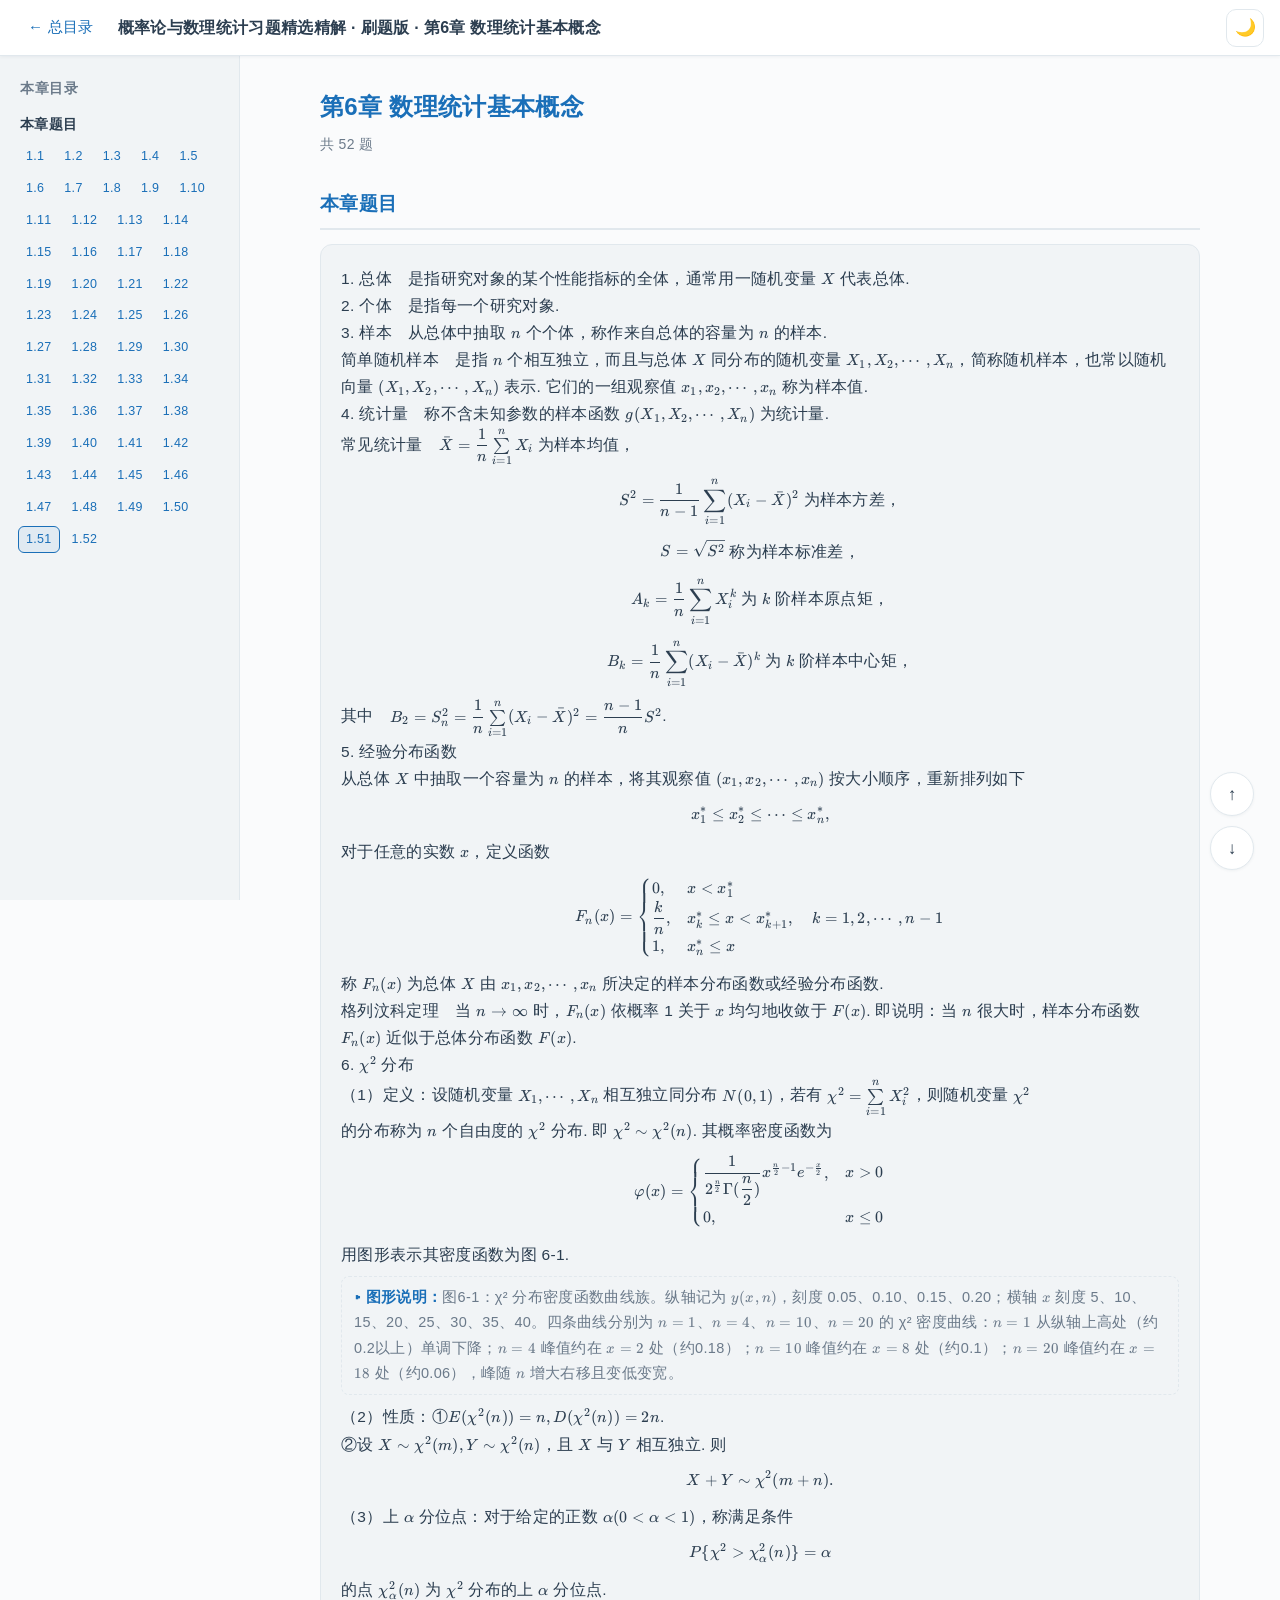
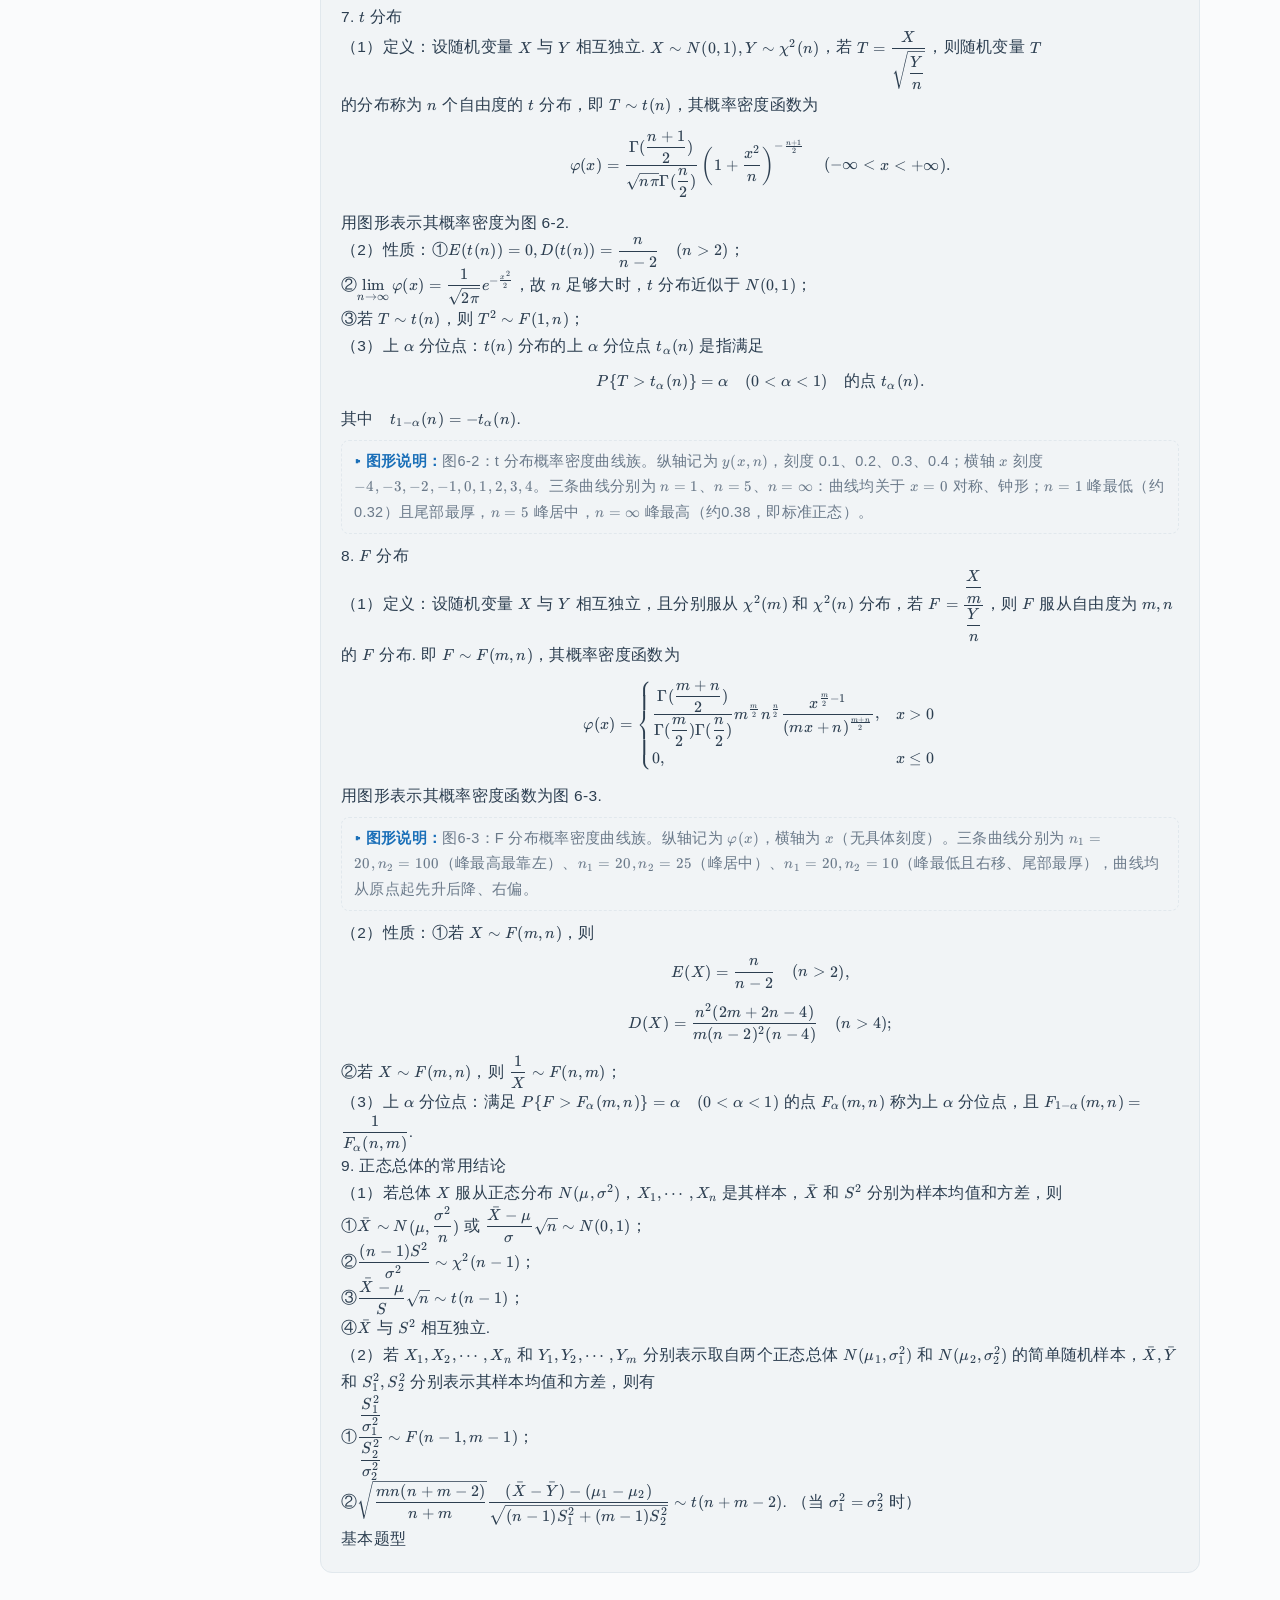
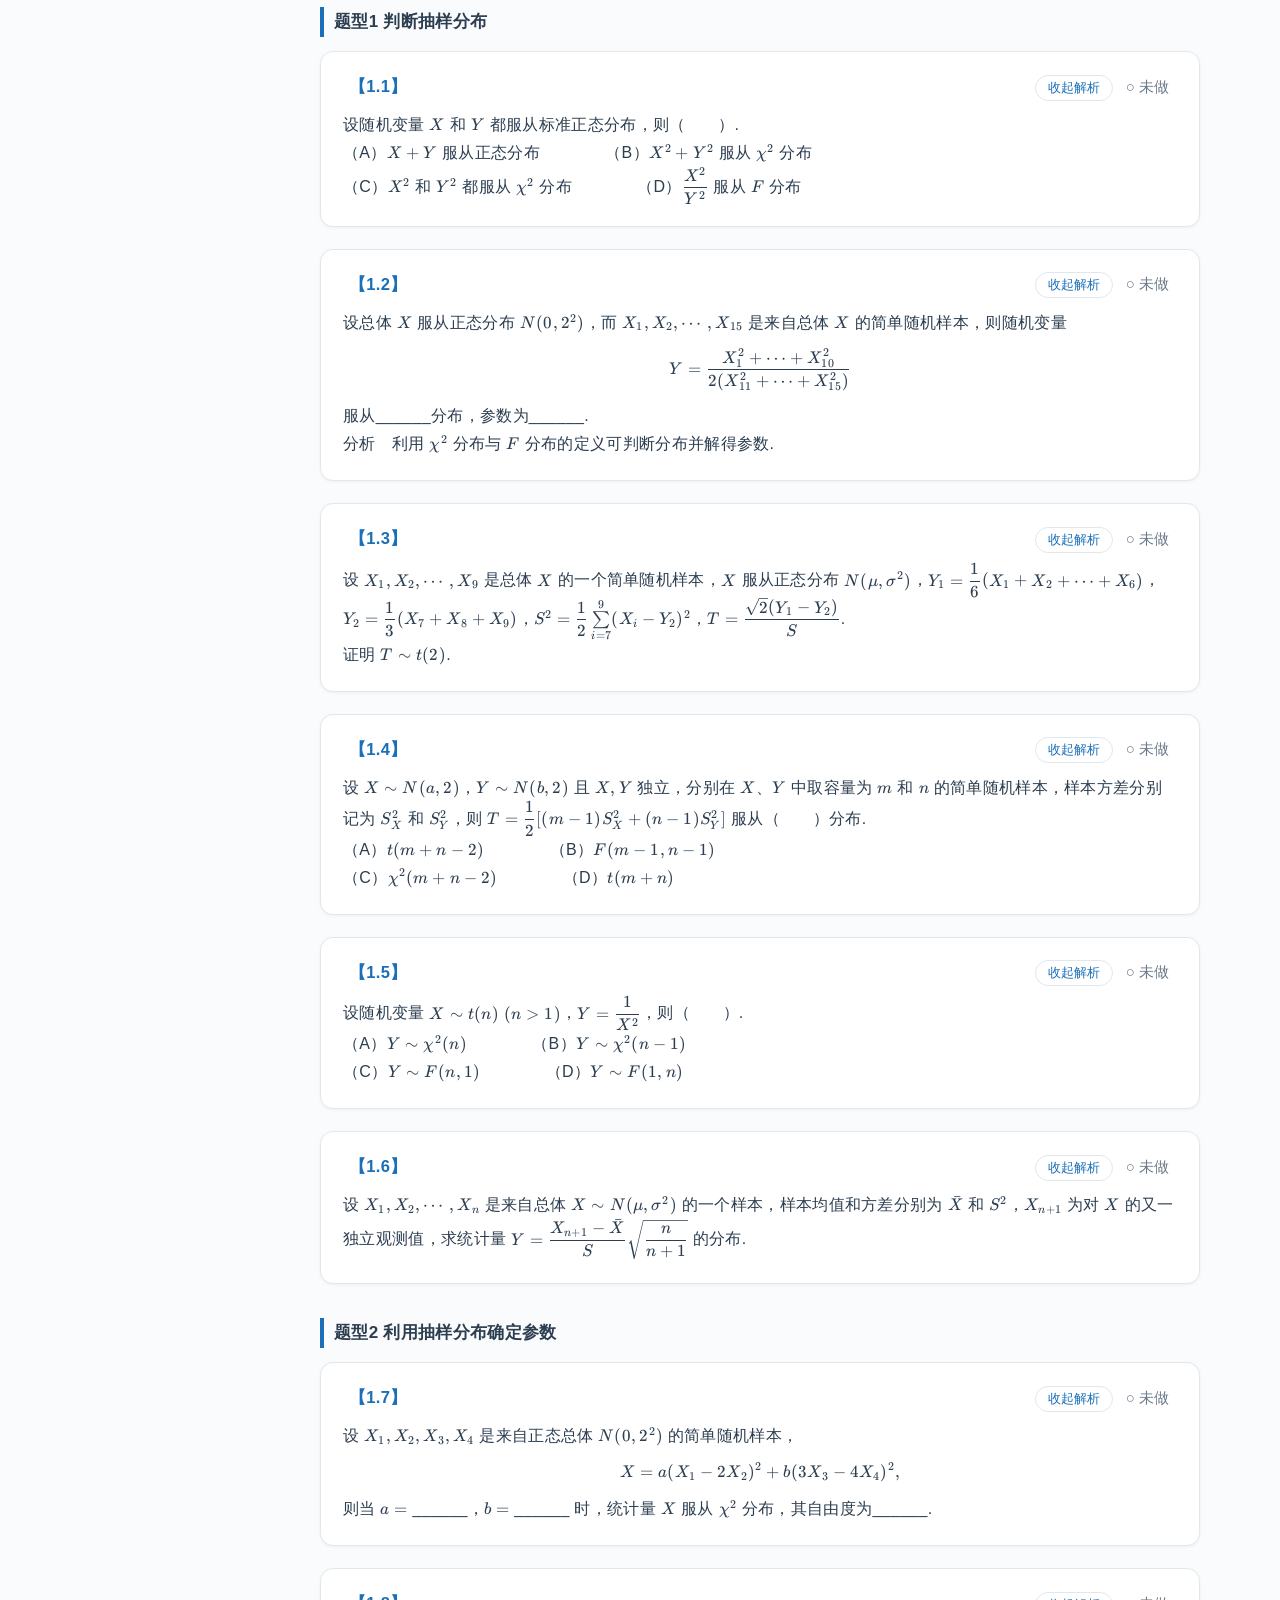
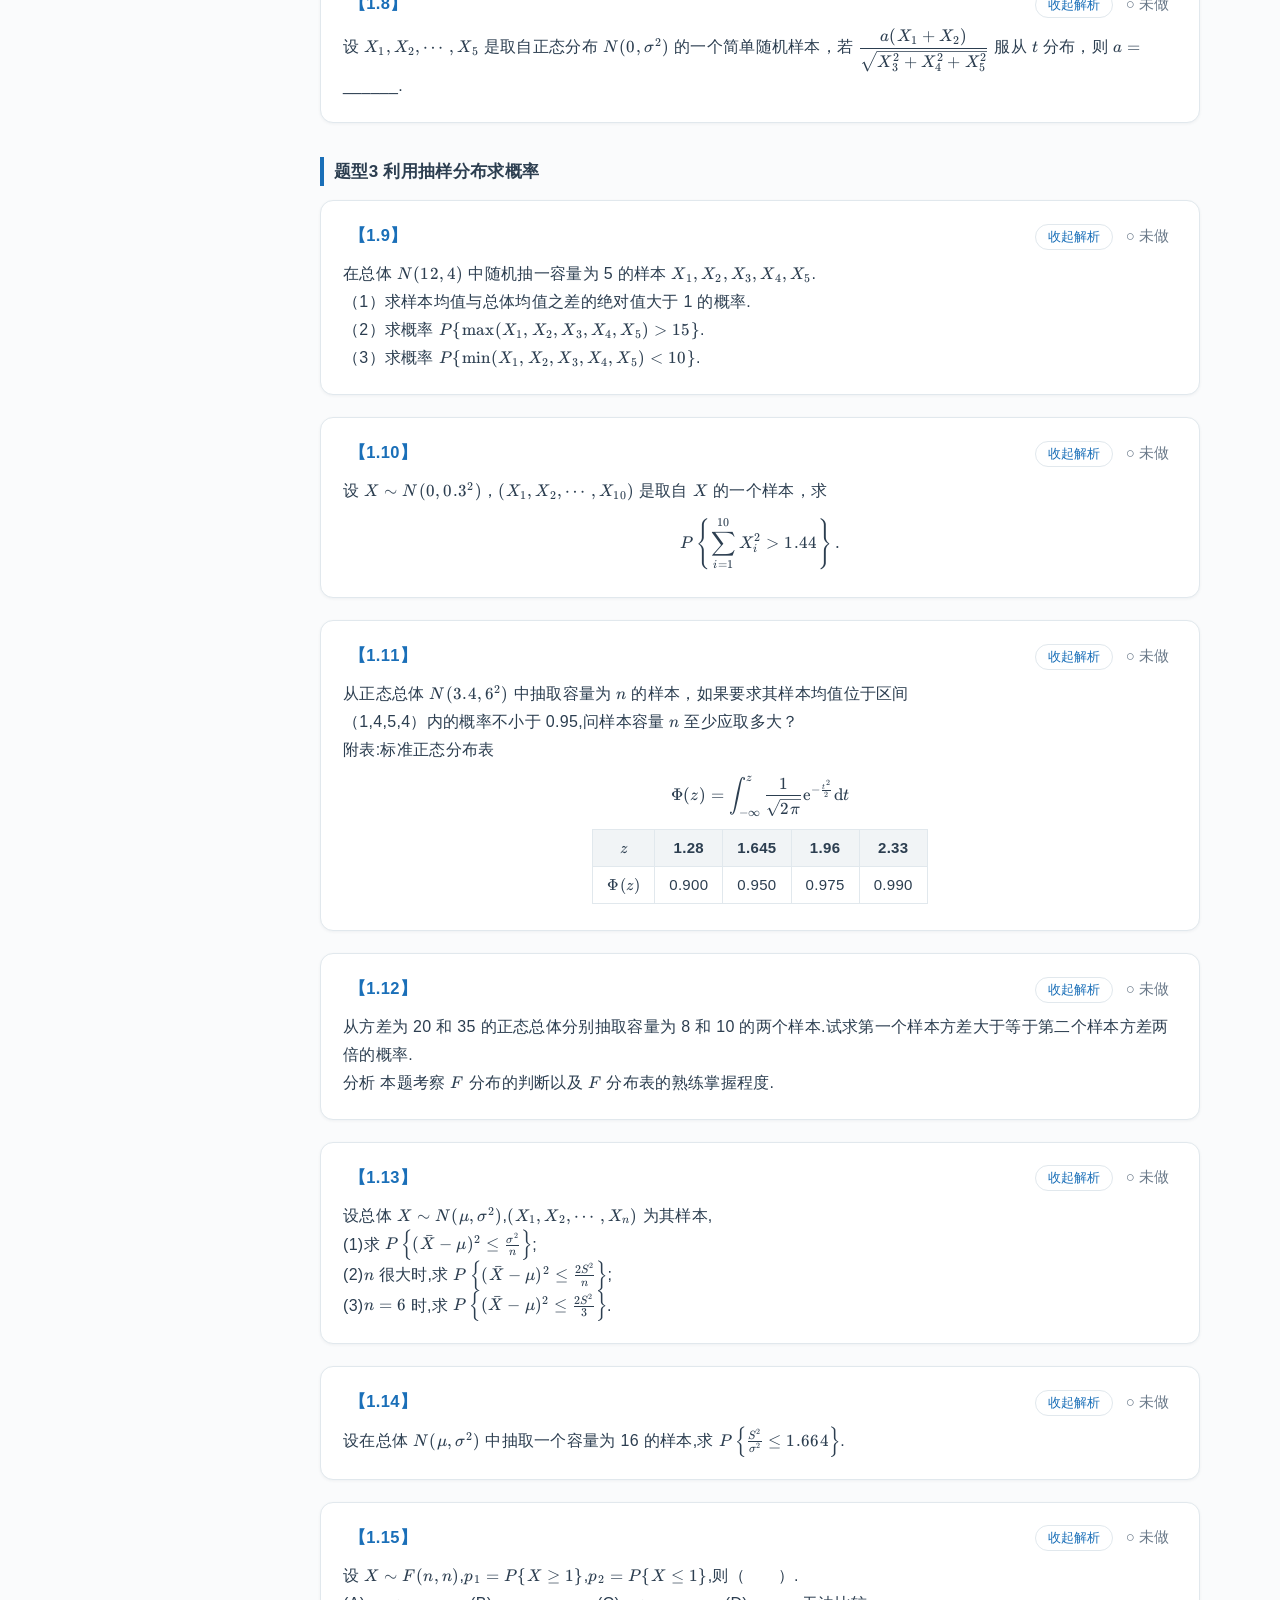
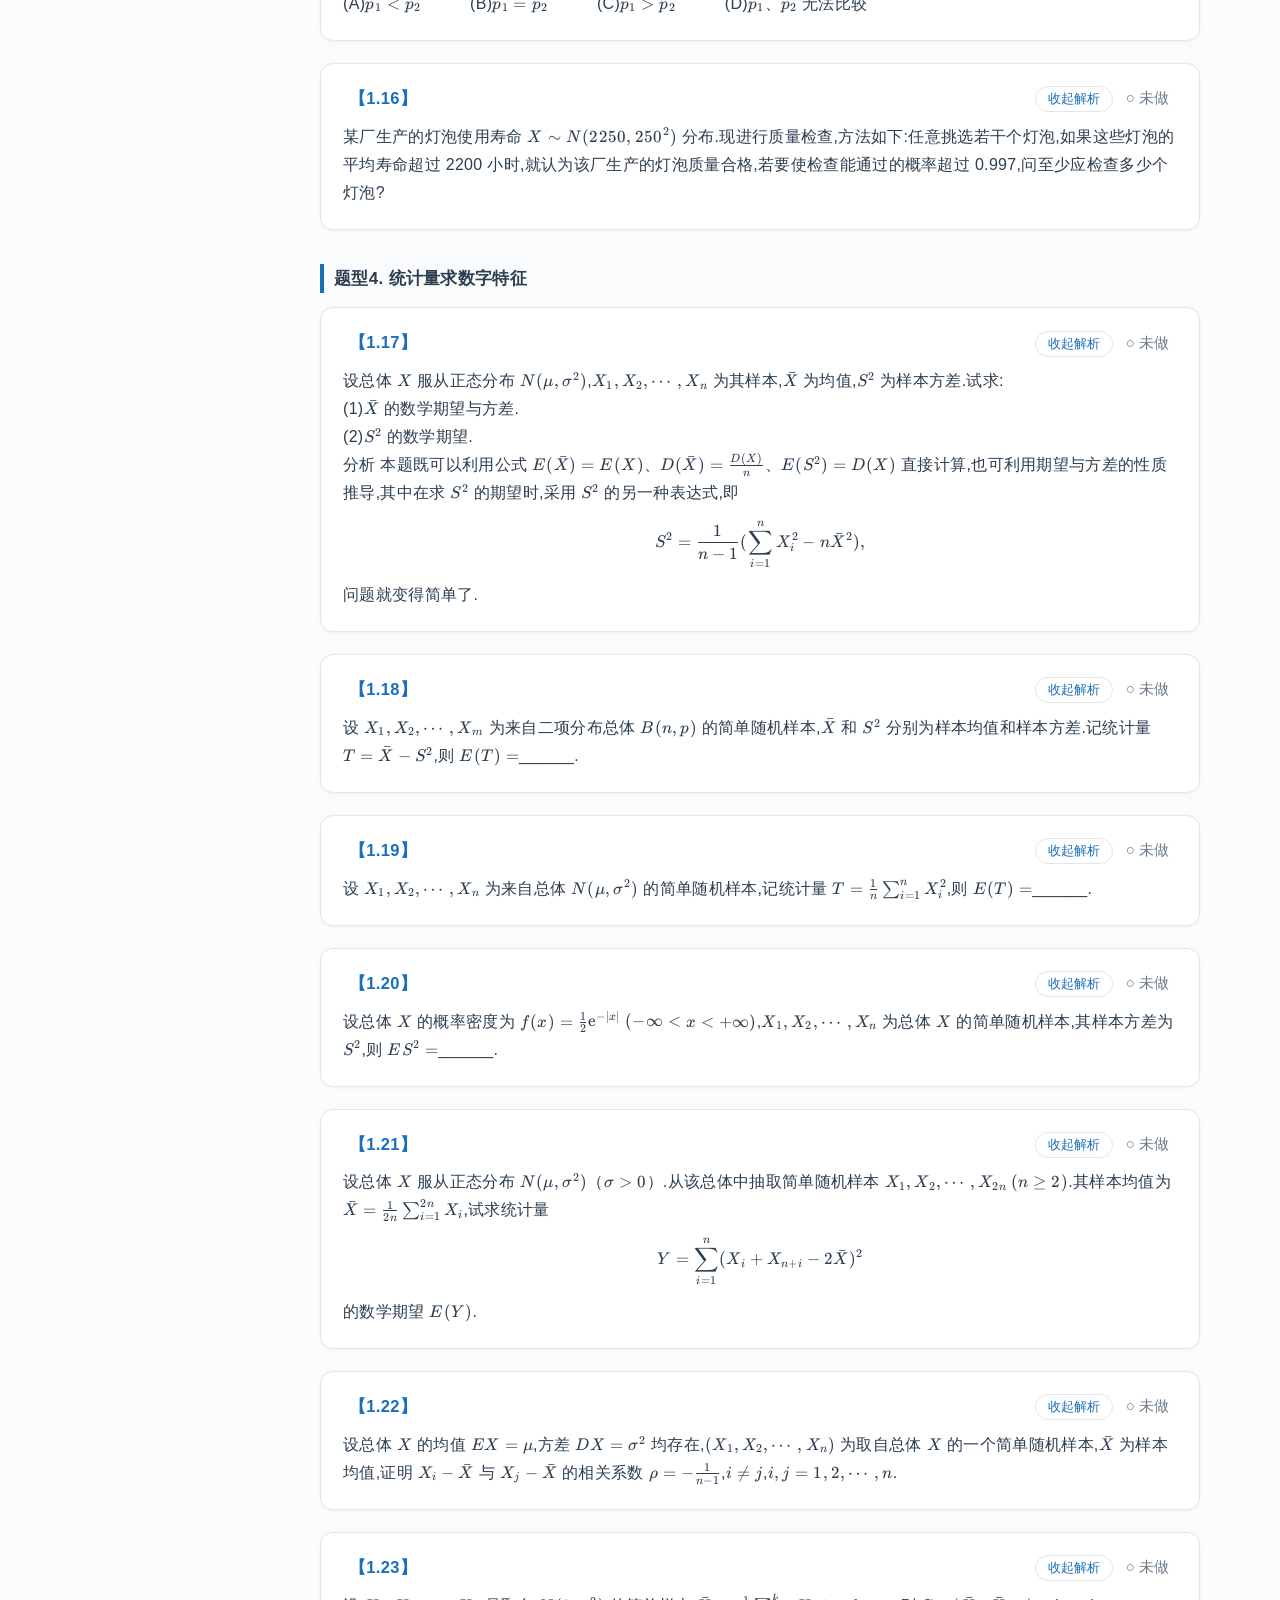
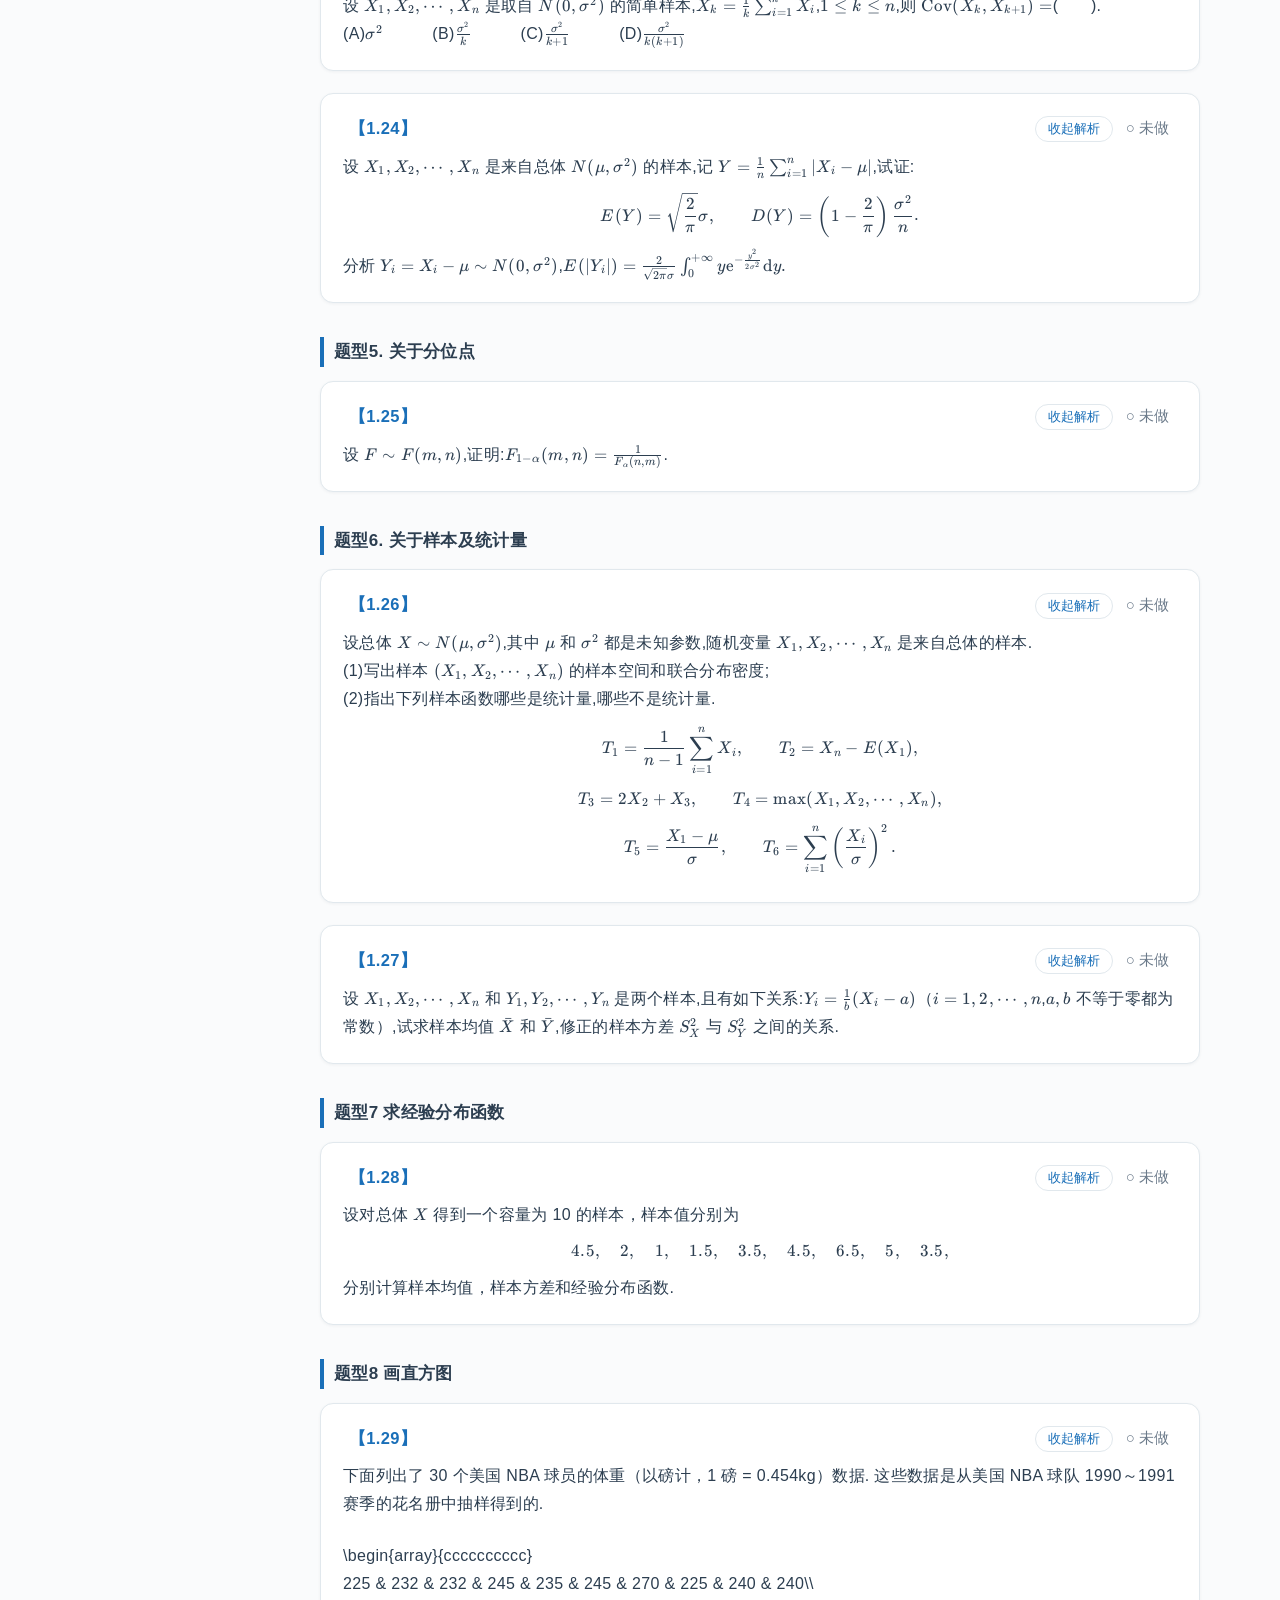
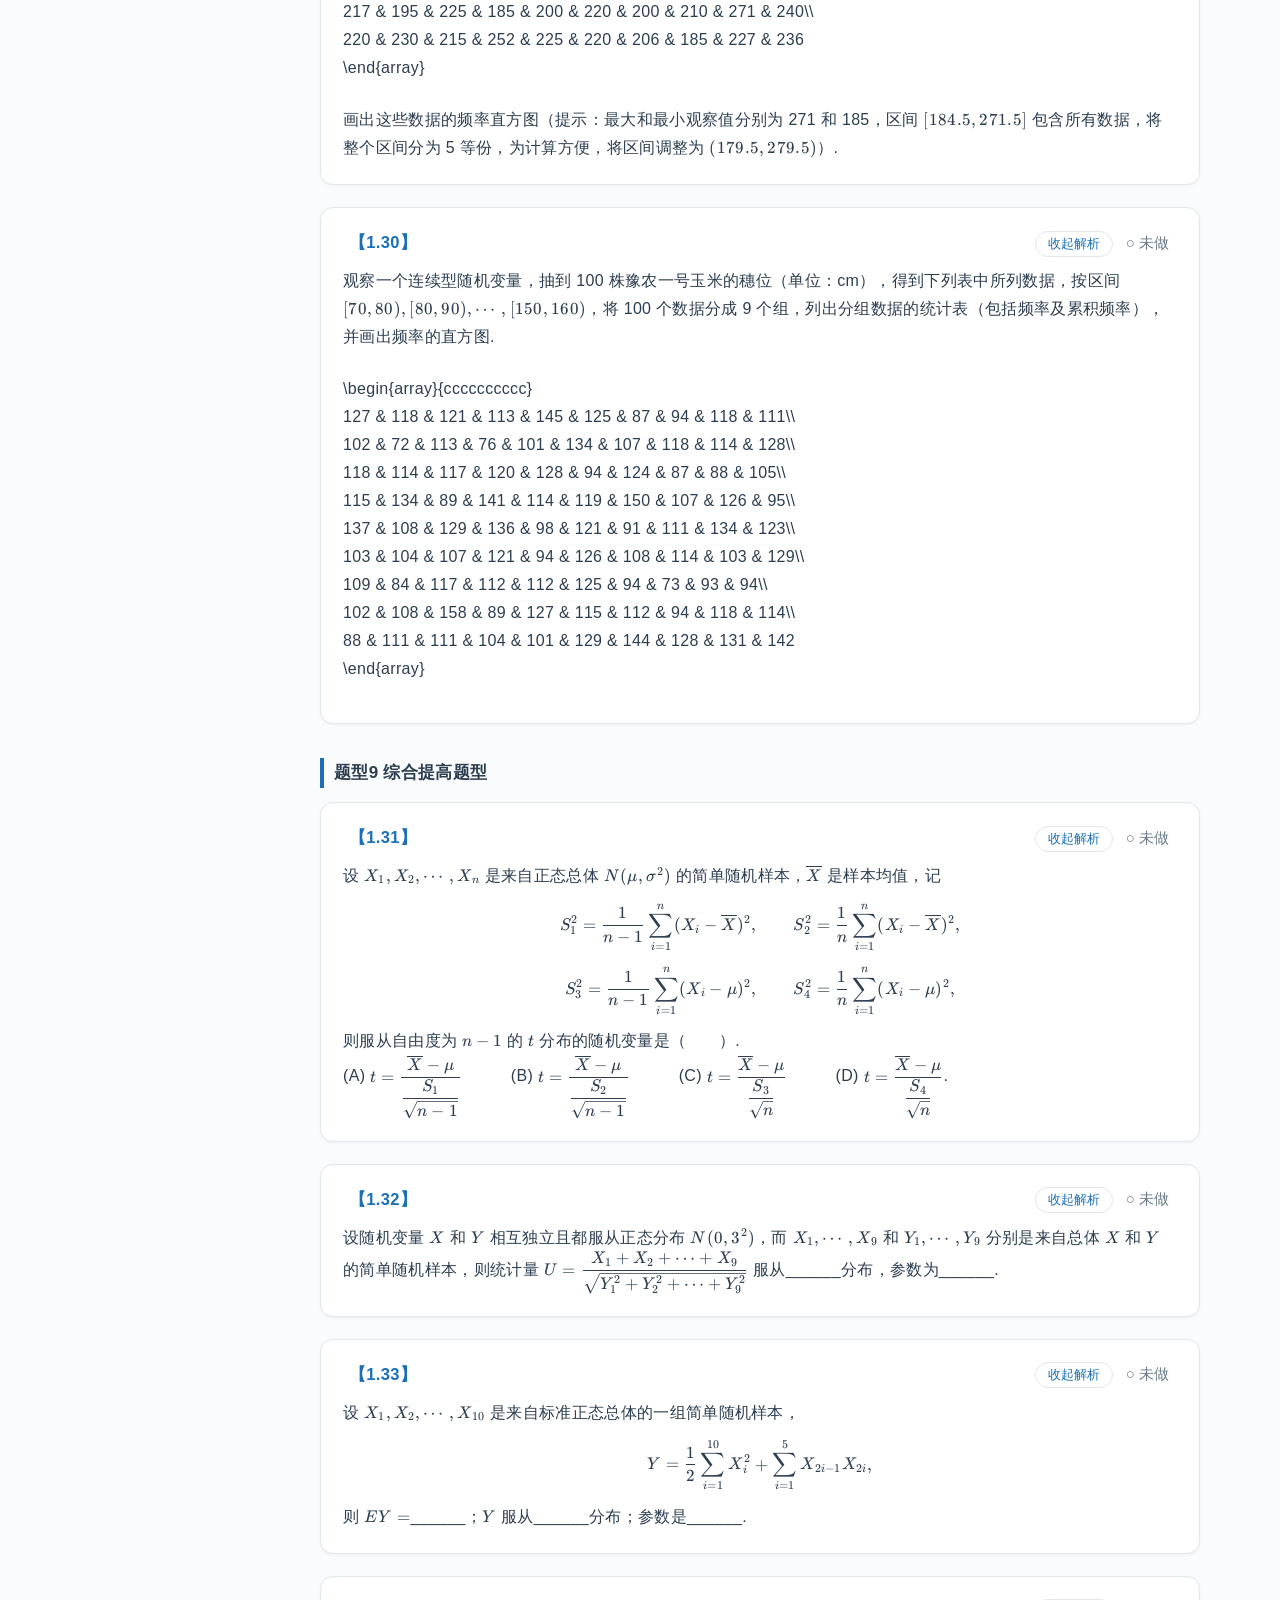
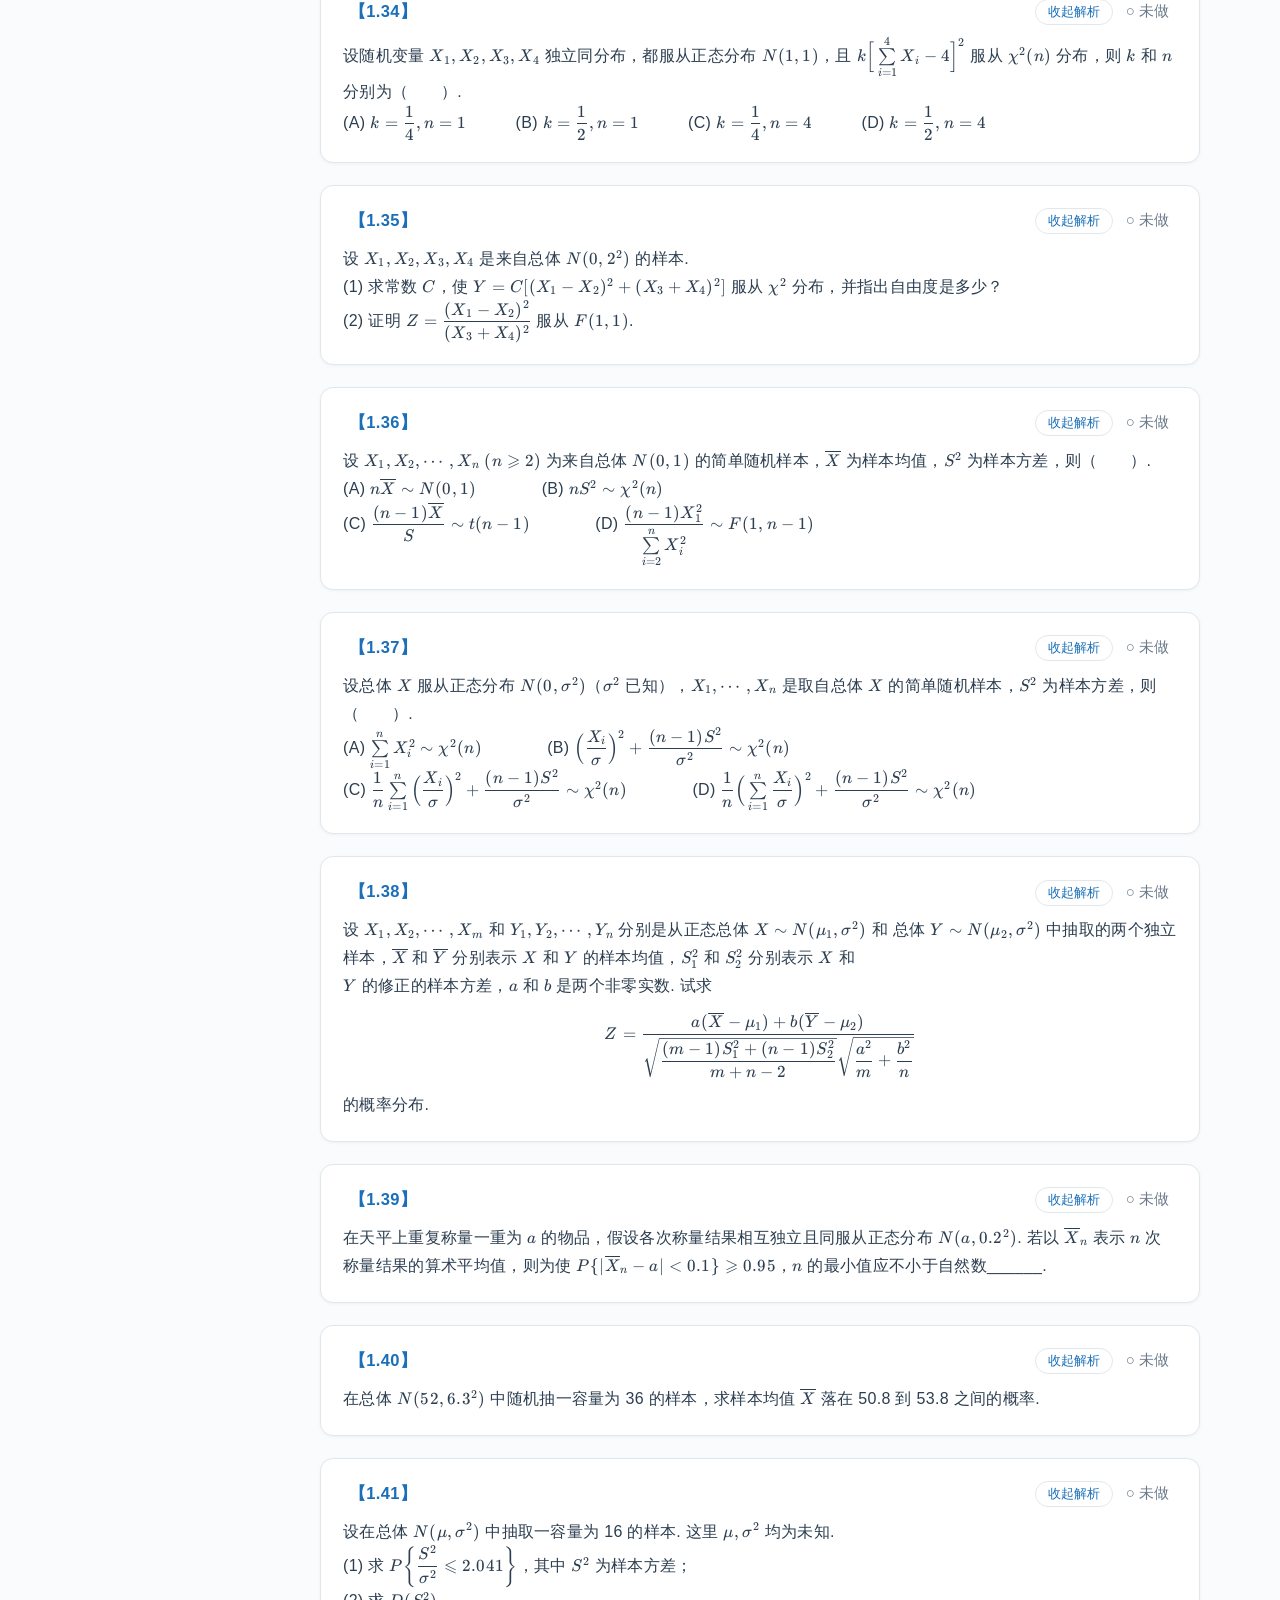
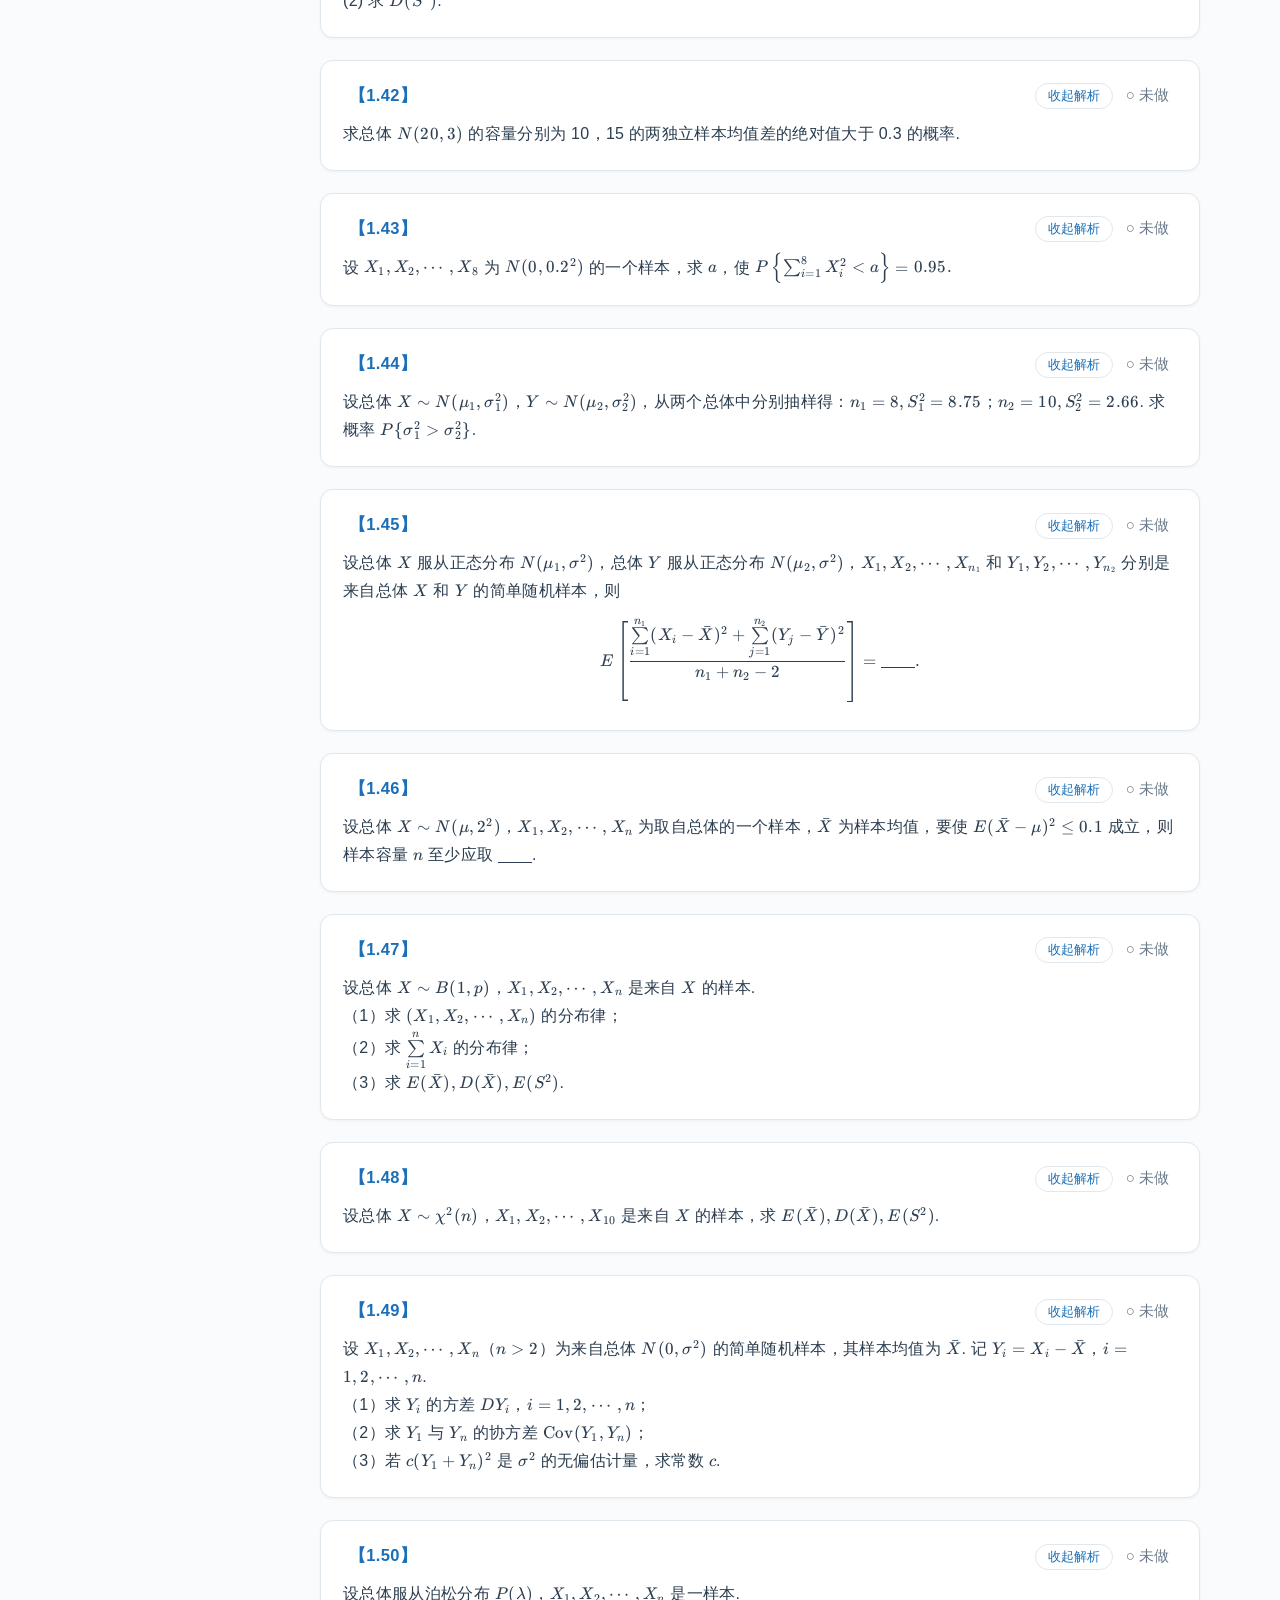
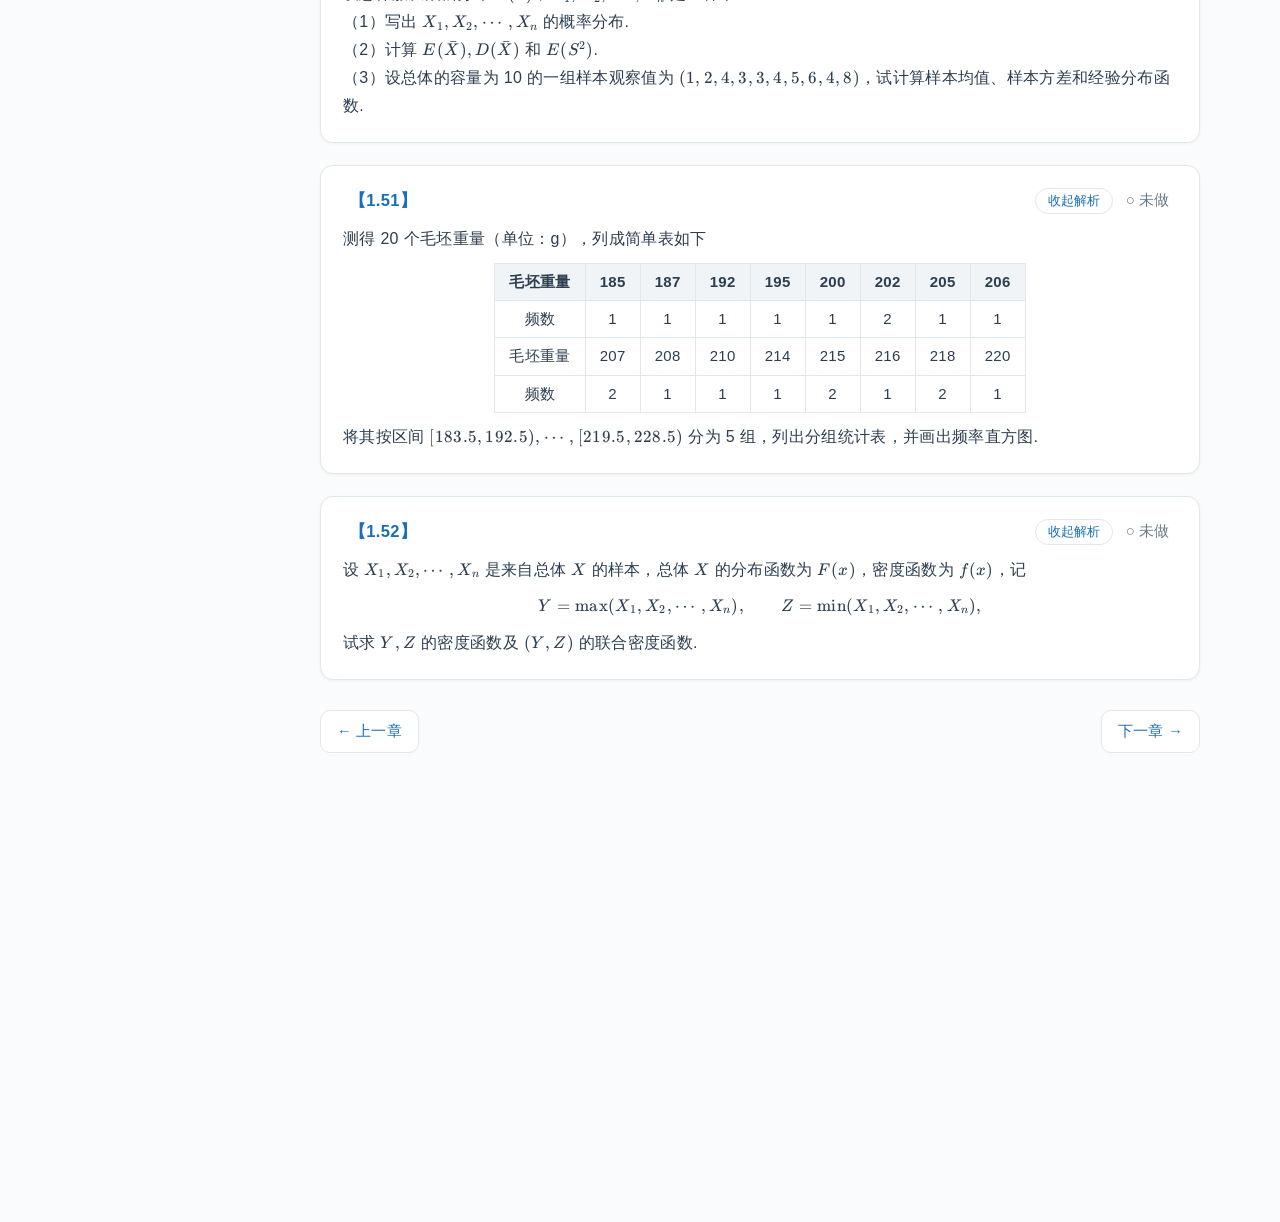
<file: chapters/chapter-06.html>
<!DOCTYPE html>
<html lang="zh-CN">
<head>
<meta charset="UTF-8">
<meta name="viewport" content="width=device-width, initial-scale=1.0">
<title>第6章 数理统计基本概念 · 概率论与数理统计习题精选精解 · 刷题版</title>
<link rel="stylesheet" href="../assets/katex/katex.min.css?v=4">
<link rel="stylesheet" href="../assets/style.css?v=4">
</head>
<body data-page="chapter" data-chapter="c6">
<header class="topbar"><button class="icon-btn" id="menuBtn" title="目录">☰</button><a class="back-home" href="../index.html">← 总目录</a><span class="bar-title">概率论与数理统计习题精选精解 · 刷题版 · 第6章 数理统计基本概念</span><button class="icon-btn" id="themeBtn" title="切换夜间模式">🌙</button></header>
<div class="mask" id="sidebarMask"></div>
<div class="layout">
<aside class="sidebar" id="sidebar">
<h3>本章目录</h3>
<div class="sec-group">
<a class="sec-name" href="#sec-1">本章题目</a>
<div class="q-links">
<a href="#q-1-1" data-qid="c6-1.1">1.1</a>
<a href="#q-1-2" data-qid="c6-1.2">1.2</a>
<a href="#q-1-3" data-qid="c6-1.3">1.3</a>
<a href="#q-1-4" data-qid="c6-1.4">1.4</a>
<a href="#q-1-5" data-qid="c6-1.5">1.5</a>
<a href="#q-1-6" data-qid="c6-1.6">1.6</a>
<a href="#q-1-7" data-qid="c6-1.7">1.7</a>
<a href="#q-1-8" data-qid="c6-1.8">1.8</a>
<a href="#q-1-9" data-qid="c6-1.9">1.9</a>
<a href="#q-1-10" data-qid="c6-1.10">1.10</a>
<a href="#q-1-11" data-qid="c6-1.11">1.11</a>
<a href="#q-1-12" data-qid="c6-1.12">1.12</a>
<a href="#q-1-13" data-qid="c6-1.13">1.13</a>
<a href="#q-1-14" data-qid="c6-1.14">1.14</a>
<a href="#q-1-15" data-qid="c6-1.15">1.15</a>
<a href="#q-1-16" data-qid="c6-1.16">1.16</a>
<a href="#q-1-17" data-qid="c6-1.17">1.17</a>
<a href="#q-1-18" data-qid="c6-1.18">1.18</a>
<a href="#q-1-19" data-qid="c6-1.19">1.19</a>
<a href="#q-1-20" data-qid="c6-1.20">1.20</a>
<a href="#q-1-21" data-qid="c6-1.21">1.21</a>
<a href="#q-1-22" data-qid="c6-1.22">1.22</a>
<a href="#q-1-23" data-qid="c6-1.23">1.23</a>
<a href="#q-1-24" data-qid="c6-1.24">1.24</a>
<a href="#q-1-25" data-qid="c6-1.25">1.25</a>
<a href="#q-1-26" data-qid="c6-1.26">1.26</a>
<a href="#q-1-27" data-qid="c6-1.27">1.27</a>
<a href="#q-1-28" data-qid="c6-1.28">1.28</a>
<a href="#q-1-29" data-qid="c6-1.29">1.29</a>
<a href="#q-1-30" data-qid="c6-1.30">1.30</a>
<a href="#q-1-31" data-qid="c6-1.31">1.31</a>
<a href="#q-1-32" data-qid="c6-1.32">1.32</a>
<a href="#q-1-33" data-qid="c6-1.33">1.33</a>
<a href="#q-1-34" data-qid="c6-1.34">1.34</a>
<a href="#q-1-35" data-qid="c6-1.35">1.35</a>
<a href="#q-1-36" data-qid="c6-1.36">1.36</a>
<a href="#q-1-37" data-qid="c6-1.37">1.37</a>
<a href="#q-1-38" data-qid="c6-1.38">1.38</a>
<a href="#q-1-39" data-qid="c6-1.39">1.39</a>
<a href="#q-1-40" data-qid="c6-1.40">1.40</a>
<a href="#q-1-41" data-qid="c6-1.41">1.41</a>
<a href="#q-1-42" data-qid="c6-1.42">1.42</a>
<a href="#q-1-43" data-qid="c6-1.43">1.43</a>
<a href="#q-1-44" data-qid="c6-1.44">1.44</a>
<a href="#q-1-45" data-qid="c6-1.45">1.45</a>
<a href="#q-1-46" data-qid="c6-1.46">1.46</a>
<a href="#q-1-47" data-qid="c6-1.47">1.47</a>
<a href="#q-1-48" data-qid="c6-1.48">1.48</a>
<a href="#q-1-49" data-qid="c6-1.49">1.49</a>
<a href="#q-1-50" data-qid="c6-1.50">1.50</a>
<a href="#q-1-51" data-qid="c6-1.51">1.51</a>
<a href="#q-1-52" data-qid="c6-1.52">1.52</a>
</div></div>
</aside>
<main class="main"><div class="content">
<div class="chapter-head"><h1>第6章 数理统计基本概念</h1><div class="meta">共 52 题</div></div>
<h2 class="sec-title" id="sec-1">本章题目</h2>
<div class="know-box"><p>1. 总体　是指研究对象的某个性能指标的全体，通常用一随机变量 $X$ 代表总体.<br>2. 个体　是指每一个研究对象.<br>3. 样本　从总体中抽取 $n$ 个个体，称作来自总体的容量为 $n$ 的样本.<br>简单随机样本　是指 $n$ 个相互独立，而且与总体 $X$ 同分布的随机变量 $X_1, X_2, \cdots, X_n$，简称随机样本，也常以随机向量 $(X_1, X_2, \cdots, X_n)$ 表示. 它们的一组观察值 $x_1, x_2, \cdots, x_n$ 称为样本值.<br>4. 统计量　称不含未知参数的样本函数 $g(X_1, X_2, \cdots, X_n)$ 为统计量.<br>常见统计量　$\bar{X} = \dfrac{1}{n}\sum\limits_{i=1}^{n} X_i$ 为样本均值，</p>
<p class="dmath">$$S^2 = \frac{1}{n-1}\sum_{i=1}^{n}(X_i - \bar{X})^2 \text{ 为样本方差，}$$</p>
<p class="dmath">$$S = \sqrt{S^2} \text{ 称为样本标准差，}$$</p>
<p class="dmath">$$A_k = \frac{1}{n}\sum_{i=1}^{n} X_i^k \text{ 为 } k \text{ 阶样本原点矩，}$$</p>
<p class="dmath">$$B_k = \frac{1}{n}\sum_{i=1}^{n}(X_i - \bar{X})^k \text{ 为 } k \text{ 阶样本中心矩，}$$</p>
<p>其中　$B_2 = S_n^2 = \dfrac{1}{n}\sum\limits_{i=1}^{n}(X_i - \bar{X})^2 = \dfrac{n-1}{n}S^2$.<br>5. 经验分布函数<br>从总体 $X$ 中抽取一个容量为 $n$ 的样本，将其观察值 $(x_1, x_2, \cdots, x_n)$ 按大小顺序，重新排列如下</p>
<p class="dmath">$$x_1^* \le x_2^* \le \cdots \le x_n^*,$$</p>
<p>对于任意的实数 $x$，定义函数</p>
<p class="dmath">$$F_n(x) = \begin{cases} 0, &amp; x &lt; x_1^* \\ \dfrac{k}{n}, &amp; x_k^* \le x &lt; x_{k+1}^*, \quad k = 1, 2, \cdots, n-1 \\ 1, &amp; x_n^* \le x \end{cases}$$</p>
<p>称 $F_n(x)$ 为总体 $X$ 由 $x_1, x_2, \cdots, x_n$ 所决定的样本分布函数或经验分布函数.<br>格列汶科定理　当 $n \to \infty$ 时，$F_n(x)$ 依概率 1 关于 $x$ 均匀地收敛于 $F(x)$. 即说明：当 $n$ 很大时，样本分布函数 $F_n(x)$ 近似于总体分布函数 $F(x)$.<br>6. $\chi^2$ 分布<br>（1）定义：设随机变量 $X_1, \cdots, X_n$ 相互独立同分布 $N(0,1)$，若有 $\chi^2 = \sum\limits_{i=1}^{n} X_i^2$，则随机变量 $\chi^2$<br>的分布称为 $n$ 个自由度的 $\chi^2$ 分布. 即 $\chi^2 \sim \chi^2(n)$. 其概率密度函数为</p>
<p class="dmath">$$\varphi(x) = \begin{cases} \dfrac{1}{2^{\frac{n}{2}}\Gamma(\dfrac{n}{2})} x^{\frac{n}{2}-1} e^{-\frac{x}{2}}, &amp; x &gt; 0 \\ 0, &amp; x \le 0 \end{cases}$$</p>
<p>用图形表示其密度函数为图 6-1.</p>
<div class="fig-desc">图6-1：χ² 分布密度函数曲线族。纵轴记为 $y(x,n)$，刻度 0.05、0.10、0.15、0.20；横轴 $x$ 刻度 5、10、15、20、25、30、35、40。四条曲线分别为 $n=1$、$n=4$、$n=10$、$n=20$ 的 χ² 密度曲线：$n=1$ 从纵轴上高处（约0.2以上）单调下降；$n=4$ 峰值约在 $x=2$ 处（约0.18）；$n=10$ 峰值约在 $x=8$ 处（约0.1）；$n=20$ 峰值约在 $x=18$ 处（约0.06），峰随 $n$ 增大右移且变低变宽。</div>
<p>（2）性质：①$E(\chi^2(n)) = n, D(\chi^2(n)) = 2n$.<br>②设 $X \sim \chi^2(m), Y \sim \chi^2(n)$，且 $X$ 与 $Y$ 相互独立. 则</p>
<p class="dmath">$$X + Y \sim \chi^2(m+n).$$</p>
<p>（3）上 $\alpha$ 分位点：对于给定的正数 $\alpha (0 &lt; \alpha &lt; 1)$，称满足条件</p>
<p class="dmath">$$P\{\chi^2 &gt; \chi^2_\alpha(n)\} = \alpha$$</p>
<p>的点 $\chi^2_\alpha(n)$ 为 $\chi^2$ 分布的上 $\alpha$ 分位点.<br>7. $t$ 分布<br>（1）定义：设随机变量 $X$ 与 $Y$ 相互独立. $X \sim N(0,1), Y \sim \chi^2(n)$，若 $T = \dfrac{X}{\sqrt{\dfrac{Y}{n}}}$，则随机变量 $T$<br>的分布称为 $n$ 个自由度的 $t$ 分布，即 $T \sim t(n)$，其概率密度函数为</p>
<p class="dmath">$$\varphi(x) = \frac{\Gamma(\dfrac{n+1}{2})}{\sqrt{n\pi}\Gamma(\dfrac{n}{2})}\left(1 + \frac{x^2}{n}\right)^{-\frac{n+1}{2}} \quad (-\infty &lt; x &lt; +\infty).$$</p>
<p>用图形表示其概率密度为图 6-2.<br>（2）性质：①$E(t(n)) = 0, D(t(n)) = \dfrac{n}{n-2} \quad (n &gt; 2)$；<br>②$\lim\limits_{n \to \infty} \varphi(x) = \dfrac{1}{\sqrt{2\pi}} e^{-\frac{x^2}{2}}$，故 $n$ 足够大时，$t$ 分布近似于 $N(0,1)$；<br>③若 $T \sim t(n)$，则 $T^2 \sim F(1, n)$；<br>（3）上 $\alpha$ 分位点：$t(n)$ 分布的上 $\alpha$ 分位点 $t_\alpha(n)$ 是指满足</p>
<p class="dmath">$$P\{T &gt; t_\alpha(n)\} = \alpha \quad (0 &lt; \alpha &lt; 1) \quad \text{的点 } t_\alpha(n).$$</p>
<p>其中　$t_{1-\alpha}(n) = -t_\alpha(n)$.</p>
<div class="fig-desc">图6-2：t 分布概率密度曲线族。纵轴记为 $y(x,n)$，刻度 0.1、0.2、0.3、0.4；横轴 $x$ 刻度 $-4,-3,-2,-1,0,1,2,3,4$。三条曲线分别为 $n=1$、$n=5$、$n=\infty$：曲线均关于 $x=0$ 对称、钟形；$n=1$ 峰最低（约0.32）且尾部最厚，$n=5$ 峰居中，$n=\infty$ 峰最高（约0.38，即标准正态）。</div>
<p>8. $F$ 分布<br>（1）定义：设随机变量 $X$ 与 $Y$ 相互独立，且分别服从 $\chi^2(m)$ 和 $\chi^2(n)$ 分布，若 $F = \dfrac{\dfrac{X}{m}}{\dfrac{Y}{n}}$，则 $F$ 服从自由度为 $m, n$ 的 $F$ 分布. 即 $F \sim F(m,n)$，其概率密度函数为</p>
<p class="dmath">$$\varphi(x) = \begin{cases} \dfrac{\Gamma(\dfrac{m+n}{2})}{\Gamma(\dfrac{m}{2})\Gamma(\dfrac{n}{2})} m^{\frac{m}{2}} n^{\frac{n}{2}} \dfrac{x^{\frac{m}{2}-1}}{(mx+n)^{\frac{m+n}{2}}}, &amp; x &gt; 0 \\ 0, &amp; x \le 0 \end{cases}$$</p>
<p>用图形表示其概率密度函数为图 6-3.</p>
<div class="fig-desc">图6-3：F 分布概率密度曲线族。纵轴记为 $\varphi(x)$，横轴为 $x$（无具体刻度）。三条曲线分别为 $n_1=20, n_2=100$（峰最高最靠左）、$n_1=20, n_2=25$（峰居中）、$n_1=20, n_2=10$（峰最低且右移、尾部最厚），曲线均从原点起先升后降、右偏。</div>
<p>（2）性质：①若 $X \sim F(m,n)$，则</p>
<p class="dmath">$$E(X) = \frac{n}{n-2} \quad (n &gt; 2),$$</p>
<p class="dmath">$$D(X) = \frac{n^2(2m+2n-4)}{m(n-2)^2(n-4)} \quad (n &gt; 4);$$</p>
<p>②若 $X \sim F(m,n)$，则 $\dfrac{1}{X} \sim F(n,m)$；<br>（3）上 $\alpha$ 分位点：满足 $P\{F &gt; F_\alpha(m,n)\} = \alpha \quad (0 &lt; \alpha &lt; 1)$ 的点 $F_\alpha(m,n)$ 称为上 $\alpha$ 分位点，且 $F_{1-\alpha}(m,n) = \dfrac{1}{F_\alpha(n,m)}$.<br>9. 正态总体的常用结论<br>（1）若总体 $X$ 服从正态分布 $N(\mu, \sigma^2)$，$X_1, \cdots, X_n$ 是其样本，$\bar{X}$ 和 $S^2$ 分别为样本均值和方差，则<br>①$\bar{X} \sim N(\mu, \dfrac{\sigma^2}{n})$ 或 $\dfrac{\bar{X} - \mu}{\sigma}\sqrt{n} \sim N(0,1)$；<br>②$\dfrac{(n-1)S^2}{\sigma^2} \sim \chi^2(n-1)$；<br>③$\dfrac{\bar{X} - \mu}{S}\sqrt{n} \sim t(n-1)$；<br>④$\bar{X}$ 与 $S^2$ 相互独立.<br>（2）若 $X_1, X_2, \cdots, X_n$ 和 $Y_1, Y_2, \cdots, Y_m$ 分别表示取自两个正态总体 $N(\mu_1, \sigma_1^2)$ 和 $N(\mu_2, \sigma_2^2)$ 的简单随机样本，$\bar{X}, \bar{Y}$ 和 $S_1^2, S_2^2$ 分别表示其样本均值和方差，则有<br>①$\dfrac{\dfrac{S_1^2}{\sigma_1^2}}{\dfrac{S_2^2}{\sigma_2^2}} \sim F(n-1, m-1)$；<br>②$\sqrt{\dfrac{mn(n+m-2)}{n+m}} \dfrac{(\bar{X} - \bar{Y}) - (\mu_1 - \mu_2)}{\sqrt{(n-1)S_1^2 + (m-1)S_2^2}} \sim t(n+m-2)$. （当 $\sigma_1^2 = \sigma_2^2$ 时）<br>基本题型</p></div>
<div class="block-title">题型1 判断抽样分布</div>
<section class="q-card" id="q-1-1" data-qid="c6-1.1">
<div class="q-head"><span class="q-num">【1.1】</span><span>
<button class="toggle-btn">收起解析</button> <button class="mark-btn">○ 未做</button></span></div>
<div class="q-body"><p>设随机变量 $X$ 和 $Y$ 都服从标准正态分布，则（　　）.<br>（A）$X + Y$ 服从正态分布　　　　（B）$X^2 + Y^2$ 服从 $\chi^2$ 分布<br>（C）$X^2$ 和 $Y^2$ 都服从 $\chi^2$ 分布　　　　（D）$\dfrac{X^2}{Y^2}$ 服从 $F$ 分布</p></div>
<div class="sol-wrap collapsed">
<hr class="sol-divider"><div class="sol-body"><span class="sol-label">【解析】</span><p>分析　利用正态分布的性质和 $\chi^2$ 分布的表达式判断.<br>解　因为 $X$ 与 $Y$ 是否相互独立不确定，故 $X + Y$ 不一定服从正态分布，同理 $X^2 + Y^2$ 不一定服从 $\chi^2$ 分布，$\dfrac{X^2}{Y^2}$ 服从 $F$ 分布也不确定. 而 $X^2 \sim \chi^2(1), Y^2 \sim \chi^2(1)$.</p></div>
<div class="ans-line">最终答案：<p>故答案为(C).</p></div>
</div></section>
<section class="q-card" id="q-1-2" data-qid="c6-1.2">
<div class="q-head"><span class="q-num">【1.2】</span><span>
<button class="toggle-btn">收起解析</button> <button class="mark-btn">○ 未做</button></span></div>
<div class="q-body"><p>设总体 $X$ 服从正态分布 $N(0, 2^2)$，而 $X_1, X_2, \cdots, X_{15}$ 是来自总体 $X$ 的简单随机样本，则随机变量</p>
<p class="dmath">$$Y = \frac{X_1^2 + \cdots + X_{10}^2}{2(X_{11}^2 + \cdots + X_{15}^2)}$$</p>
<p>服从______分布，参数为______.<br>分析　利用 $\chi^2$ 分布与 $F$ 分布的定义可判断分布并解得参数.</p></div>
<div class="sol-wrap collapsed">
<hr class="sol-divider"><div class="sol-body"><span class="sol-label">【解析】</span><p>解　由于 $X_1, X_2, \cdots, X_{15}$ 是简单随机样本，所以 $X_i (i = 1, 2, \cdots, 15)$ 相互独立且服从 $N(0, 2^2)$ 分布，因此 $X_1^2 + \cdots + X_{10}^2$ 与 $X_{11}^2 + \cdots + X_{15}^2$ 也相互独立，而</p>
<p class="dmath">$$\frac{X_i}{2} \sim N(0,1) \quad (i = 1, 2, \cdots, 15),$$</p>
<p>故</p>
<p class="dmath">$$\left(\frac{X_1}{2}\right)^2 + \cdots + \left(\frac{X_{10}}{2}\right)^2 = \frac{1}{4}(X_1^2 + \cdots + X_{10}^2) \sim \chi^2(10),$$</p>
<p class="dmath">$$\left(\frac{X_{11}}{2}\right)^2 + \cdots + \left(\frac{X_{15}}{2}\right)^2 = \frac{1}{4}(X_{11}^2 + \cdots + X_{15}^2) \sim \chi^2(5),$$</p>
<p>所以有</p>
<p class="dmath">$$\frac{\dfrac{1}{4}(X_1^2 + \cdots + X_{10}^2)\dfrac{1}{10}}{\dfrac{1}{4}(X_{11}^2 + \cdots + X_{15}^2)\dfrac{1}{5}} = \frac{X_1^2 + \cdots + X_{10}^2}{2(X_{11}^2 + \cdots + X_{15}^2)} \sim F(10,5),$$</p>
<p>故 $Y$ 服从 $F$ 分布，参数为 $(10,5)$.</p></div>
</div></section>
<section class="q-card" id="q-1-3" data-qid="c6-1.3">
<div class="q-head"><span class="q-num">【1.3】</span><span>
<button class="toggle-btn">收起解析</button> <button class="mark-btn">○ 未做</button></span></div>
<div class="q-body"><p>设 $X_1, X_2, \cdots, X_9$ 是总体 $X$ 的一个简单随机样本，$X$ 服从正态分布 $N(\mu, \sigma^2)$，$Y_1 = \dfrac{1}{6}(X_1 + X_2 + \cdots + X_6)$，$Y_2 = \dfrac{1}{3}(X_7 + X_8 + X_9)$，$S^2 = \dfrac{1}{2}\sum\limits_{i=7}^{9}(X_i - Y_2)^2$，$T = \dfrac{\sqrt{2}(Y_1 - Y_2)}{S}$.<br>证明 $T \sim t(2)$.</p></div>
<div class="sol-wrap collapsed">
<hr class="sol-divider"><div class="sol-body"><span class="sol-label">【解析】</span><p>证　因为 $X \sim N(\mu, \sigma^2)$，$X_i \sim N(\mu, \sigma^2)$，所以 $Y_1 \sim N(\mu, \dfrac{\sigma^2}{6})$，$Y_2 \sim N(\mu, \dfrac{\sigma^2}{3})$，<br>故 $Y_1 - Y_2 \sim N(0, \dfrac{\sigma^2}{2})$，因此有</p>
<p class="dmath">$$\frac{Y_1 - Y_2}{\dfrac{\sigma}{\sqrt{2}}} = \frac{\sqrt{2}(Y_1 - Y_2)}{\sigma} \sim N(0,1).$$</p>
<p>又由于</p>
<p class="dmath">$$S^2 = \frac{1}{2}\sum_{i=7}^{9}(X_i - Y_2)^2 = \frac{1}{3-1}\sum_{i=7}^{9}(X_i - Y_2)^2,$$</p>
<p>而</p>
<p class="dmath">$$\frac{(n-1)S^2}{\sigma^2} \sim \chi^2(n-1),$$</p>
<p>所以 $\dfrac{2S^2}{\sigma^2} \sim \chi^2(2)$.<br>因为 $Y_2$ 和 $S^2$ 相互独立，而且 $Y_1$ 与 $Y_2$，$Y_1$ 与 $S^2$ 也相互独立，所以 $Y_1 - Y_2$ 与 $S^2$ 相互独立.<br>则有 $\dfrac{\sqrt{2}(Y_1 - Y_2)}{\sigma}$ 与 $\dfrac{2S^2}{\sigma^2}$ 相互独立.<br>那么</p>
<p class="dmath">$$T = \frac{\sqrt{2}(Y_1 - Y_2)}{S} = \frac{\dfrac{\sqrt{2}(Y_1 - Y_2)}{\sigma}}{\sqrt{\dfrac{2S^2}{2\sigma^2}}} \sim t(2),$$</p>
<p>故 $T$ 服从自由度为 2 的 $t$ 分布.</p></div>
</div></section>
<section class="q-card" id="q-1-4" data-qid="c6-1.4">
<div class="q-head"><span class="q-num">【1.4】</span><span>
<button class="toggle-btn">收起解析</button> <button class="mark-btn">○ 未做</button></span></div>
<div class="q-body"><p>设 $X \sim N(a,2)$，$Y \sim N(b,2)$ 且 $X, Y$ 独立，分别在 $X$、$Y$ 中取容量为 $m$ 和 $n$ 的简单随机样本，样本方差分别记为 $S_X^2$ 和 $S_Y^2$，则 $T = \dfrac{1}{2}[(m-1)S_X^2 + (n-1)S_Y^2]$ 服从（　　）分布.<br>（A）$t(m+n-2)$　　　　（B）$F(m-1, n-1)$<br>（C）$\chi^2(m+n-2)$　　　　（D）$t(m+n)$</p></div>
<div class="sol-wrap collapsed">
<hr class="sol-divider"><div class="sol-body"><span class="sol-label">【解析】</span><p>解　因为</p>
<p class="dmath">$$\frac{(m-1)S_X^2}{2} \sim \chi^2(m-1), \qquad \frac{(n-1)S_Y^2}{2} \sim \chi^2(n-1).$$</p>
<p>所以　$T \sim \chi^2(m+n-2)$.</p></div>
<div class="ans-line">最终答案：<p>故应选(C).</p></div>
</div></section>
<section class="q-card" id="q-1-5" data-qid="c6-1.5">
<div class="q-head"><span class="q-num">【1.5】</span><span>
<button class="toggle-btn">收起解析</button> <button class="mark-btn">○ 未做</button></span></div>
<div class="q-body"><p>设随机变量 $X \sim t(n)$ $(n &gt; 1)$，$Y = \dfrac{1}{X^2}$，则（　　）.<br>（A）$Y \sim \chi^2(n)$　　　　（B）$Y \sim \chi^2(n-1)$<br>（C）$Y \sim F(n,1)$　　　　（D）$Y \sim F(1,n)$</p></div>
<div class="sol-wrap collapsed">
<hr class="sol-divider"><div class="sol-body"><span class="sol-label">【解析】</span><p>解法一　利用 $t$ 分布和 $F$ 分布的性质求解.<br>因为 $X \sim t(n)$，由 $t$ 分布性质可得 $X^2 \sim F(1,n)$.<br>又根据 $F$ 分布的性质</p>
<p class="dmath">$$\frac{1}{X^2} \sim F(n,1),$$</p></div>
<div class="ans-line">最终答案：<p>故 $Y = \dfrac{1}{X^2} \sim F(n,1)$ 分布，答案为(C).<br>解法二　利用 $t$ 分布和 $F$ 分布的定义求解.<br>因 $X \sim t(n)$，所以 $X$ 具有如下结构：</p>
<p class="dmath">$$X = \frac{U}{\sqrt{\dfrac{V}{n}}},$$</p>
<p>其中 $U \sim N(0,1)$，$V \sim \chi^2(n)$，且 $U$ 与 $V$ 相互独立. 从而</p>
<p class="dmath">$$X^2 = \frac{U^2}{\dfrac{V}{n}} \quad \text{即} \quad \frac{1}{X^2} = \frac{\dfrac{V}{n}}{U^2}.$$</p>
<p>$U^2 \sim \chi^2(1)$，且 $U^2$ 与 $V$ 也相互独立，由定义</p>
<p class="dmath">$$\frac{1}{X^2} = \frac{\dfrac{V}{n}}{\dfrac{U^2}{1}} \sim F(n,1).$$</p></div>
</div></section>
<section class="q-card" id="q-1-6" data-qid="c6-1.6">
<div class="q-head"><span class="q-num">【1.6】</span><span>
<button class="toggle-btn">收起解析</button> <button class="mark-btn">○ 未做</button></span></div>
<div class="q-body"><p>设 $X_1, X_2, \cdots, X_n$ 是来自总体 $X \sim N(\mu, \sigma^2)$ 的一个样本，样本均值和方差分别为 $\bar{X}$ 和 $S^2$，$X_{n+1}$ 为对 $X$ 的又一独立观测值，求统计量 $Y = \dfrac{X_{n+1} - \bar{X}}{S}\sqrt{\dfrac{n}{n+1}}$ 的分布.</p></div>
<div class="sol-wrap collapsed">
<hr class="sol-divider"><div class="sol-body"><span class="sol-label">【解析】</span><p>解　因为 $\bar{X} \sim N(\mu, \dfrac{\sigma^2}{n})$，$X_{n+1} \sim N(\mu, \sigma^2)$ 且两者独立.<br>所以</p>
<p class="dmath">$$X_{n+1} - \bar{X} \sim N(0, \frac{n+1}{n}\sigma^2),$$</p>
<p class="dmath">$$U = \frac{X_{n+1} - \bar{X}}{\sqrt{\dfrac{n+1}{n}}\sigma} \sim N(0,1),$$</p>
<p>而 $\chi^2 = \dfrac{(n-1)S^2}{\sigma^2} \sim \chi^2(n-1)$ 且与 $U$ 独立，则由 $t$ 分布定义可知，</p>
<p class="dmath">$$\frac{U}{\sqrt{\dfrac{\chi^2}{n-1}}} = \sqrt{\frac{n}{n+1}} \cdot \frac{X_{n+1} - \bar{X}}{S} \sim t(n-1).$$</p></div>
</div></section>
<div class="block-title">题型2 利用抽样分布确定参数</div>
<section class="q-card" id="q-1-7" data-qid="c6-1.7">
<div class="q-head"><span class="q-num">【1.7】</span><span>
<button class="toggle-btn">收起解析</button> <button class="mark-btn">○ 未做</button></span></div>
<div class="q-body"><p>设 $X_1, X_2, X_3, X_4$ 是来自正态总体 $N(0,2^2)$ 的简单随机样本，</p>
<p class="dmath">$$X = a(X_1 - 2X_2)^2 + b(3X_3 - 4X_4)^2,$$</p>
<p>则当 $a =$ ______，$b =$ ______ 时，统计量 $X$ 服从 $\chi^2$ 分布，其自由度为______.</p></div>
<div class="sol-wrap collapsed">
<hr class="sol-divider"><div class="sol-body"><span class="sol-label">【解析】</span><p>解　令　$Y_1 = X_1 - 2X_2$，则　$\dfrac{Y_1}{\sqrt{20}} \sim N(0,1)$，<br>所以 $a = \dfrac{1}{20}$ 时，$\sqrt{a}(X_1 - 2X_2) \sim N(0,1)$.<br>同样令　$Y_2 = 3X_3 - 4X_4$，则　$\dfrac{Y_2}{10} \sim N(0,1)$，<br>所以 $b = \dfrac{1}{100}$ 时，$\sqrt{b}(3X_3 - 4X_4) \sim N(0,1)$，　此时 $X = \dfrac{Y_1^2}{20} + \dfrac{Y_2^2}{100} \sim \chi^2(2)$.</p></div>
<div class="ans-line">最终答案：<p>故应填 $\dfrac{1}{20}, \dfrac{1}{100}, 2$.</p></div>
</div></section>
<section class="q-card" id="q-1-8" data-qid="c6-1.8">
<div class="q-head"><span class="q-num">【1.8】</span><span>
<button class="toggle-btn">收起解析</button> <button class="mark-btn">○ 未做</button></span></div>
<div class="q-body"><p>设 $X_1, X_2, \cdots, X_5$ 是取自正态分布 $N(0, \sigma^2)$ 的一个简单随机样本，若 $\dfrac{a(X_1 + X_2)}{\sqrt{X_3^2 + X_4^2 + X_5^2}}$ 服从 $t$ 分布，则 $a =$ ______.</p></div>
<div class="sol-wrap collapsed">
<hr class="sol-divider"><div class="sol-body"><span class="sol-label">【解析】</span><p>解　因为</p>
<p class="dmath">$$\frac{X_1 + X_2}{\sqrt{2}\sigma} \sim N(0,1), \qquad \frac{1}{\sigma^2}(X_3^2 + X_4^2 + X_5^2) \sim \chi^2(3)$$</p>
<p>且 $\dfrac{X_1 + X_2}{\sqrt{2}\sigma}$ 与 $\dfrac{1}{\sigma^2}(X_3^2 + X_4^2 + X_5^2)$ 独立，于是</p>
<p class="dmath">$$\frac{\dfrac{X_1 + X_2}{\sqrt{2}\sigma}}{\sqrt{\dfrac{\dfrac{1}{\sigma^2}(X_3^2 + X_4^2 + X_5^2)}{3}}} = \frac{\sqrt{\dfrac{3}{2}}(X_1 + X_2)}{\sqrt{X_3^2 + X_4^2 + X_5^2}} \sim t(3) \Rightarrow a = \sqrt{\frac{3}{2}}.$$</p></div>
</div></section>
<div class="block-title">题型3 利用抽样分布求概率</div>
<section class="q-card" id="q-1-9" data-qid="c6-1.9">
<div class="q-head"><span class="q-num">【1.9】</span><span>
<button class="toggle-btn">收起解析</button> <button class="mark-btn">○ 未做</button></span></div>
<div class="q-body"><p>在总体 $N(12,4)$ 中随机抽一容量为 5 的样本 $X_1, X_2, X_3, X_4, X_5$.<br>（1）求样本均值与总体均值之差的绝对值大于 1 的概率.<br>（2）求概率 $P\{\max(X_1, X_2, X_3, X_4, X_5) &gt; 15\}$.<br>（3）求概率 $P\{\min(X_1, X_2, X_3, X_4, X_5) &lt; 10\}$.</p></div>
<div class="sol-wrap collapsed">
<hr class="sol-divider"><div class="sol-body"><span class="sol-label">【解析】</span><p>解　（1）因 $\bar{X} \sim N(12, \dfrac{4}{5})$，所以</p>
<p class="dmath">$$P\{|\bar{X} - 12| &gt; 1\} = P\left\{\left|\dfrac{\bar{X} - 12}{\sqrt{\dfrac{4}{5}}}\right| &gt; \dfrac{\sqrt{5}}{2}\right\}$$</p>
<p class="dmath">$$= 2 - 2\Phi(\frac{\sqrt{5}}{2}) = 2 \times [1 - \Phi(1.12)] = 2 \times (1 - 0.8686) = 0.2628.$$</p>
<p>（2）$P\{\max(X_1, X_2, X_3, X_4, X_5) &gt; 15\}$<br>$= 1 - P\{X_1 \le 15, X_2 \le 15, X_3 \le 15, X_4 \le 15, X_5 \le 15\}$<br>$= 1 - \prod\limits_{i=1}^{5} P\{X_i \le 15\} = 1 - \prod\limits_{i=1}^{5} P\left\{\dfrac{X_i - 12}{2} \le \dfrac{15 - 12}{2}\right\}$<br>$= 1 - [\Phi(1.5)]^5 = 1 - (0.9332)^5 = 0.2923.$<br>（3）$P\{\min(X_1, X_2, X_3, X_4, X_5) &lt; 10\}$<br>$= 1 - P\{X_1 \ge 10, X_2 \ge 10, X_3 \ge 10, X_4 \ge 10, X_5 \ge 10\}$<br>$= 1 - \prod\limits_{i=1}^{5} P\{X_i \ge 10\} = 1 - \prod\limits_{i=1}^{5} P\left\{\dfrac{X_i - 12}{2} \ge \dfrac{10 - 12}{2}\right\}$<br>$= 1 - [1 - \Phi(-1)]^5 = 1 - [\Phi(1)]^5$<br>$= 1 - (0.8413)^5 = 0.5785.$</p></div>
<div class="cmt-box"><span class="cmt-label">点评：</span><p>点评　本题（2）、（3）也可利用第三章的公式：<br>$M = \max(X_1, X_2, X_3, X_4, X_5)$ 的分布函数为</p>
<p class="dmath">$$F_M(z) = [F(z)]^5.$$</p>
<p>$N = \min(X_1, X_2, X_3, X_4, X_5)$ 的分布函数为</p>
<p class="dmath">$$F_N(z) = 1 - [1 - F(z)]^5.$$</p>
<p>则　（2）$P\{M &gt; 15\} = 1 - F_M(15)$.<br>（3）$P\{N &lt; 10\} = F_N(10)$.</p></div>
</div></section>
<section class="q-card" id="q-1-10" data-qid="c6-1.10">
<div class="q-head"><span class="q-num">【1.10】</span><span>
<button class="toggle-btn">收起解析</button> <button class="mark-btn">○ 未做</button></span></div>
<div class="q-body"><p>设 $X \sim N(0, 0.3^2)$，$(X_1, X_2, \cdots, X_{10})$ 是取自 $X$ 的一个样本，求</p>
<p class="dmath">$$P\left\{\sum_{i=1}^{10} X_i^2 &gt; 1.44\right\}.$$</p></div>
<div class="sol-wrap collapsed">
<hr class="sol-divider"><div class="sol-body"><span class="sol-label">【解析】</span><p>解　由 $X_i \sim N(0, 0.3^2)$ 知</p>
<p class="dmath">$$\frac{X_i}{0.3} \sim N(0,1), \quad i = 1, 2, \cdots, 10$$</p>
<p>故</p>
<p class="dmath">$$\sum_{i=1}^{10}\left(\frac{X_i}{0.3}\right)^2 = \frac{1}{0.09} \cdot \sum_{i=1}^{10} X_i^2 \sim \chi^2(10),$$</p>
<p class="dmath">$$P\left\{\sum_{i=1}^{10} X_i^2 &gt; 1.44\right\} = P\left\{\frac{1}{0.09}\sum_{i=1}^{10} X_i^2 &gt; \frac{1.44}{0.09}\right\}$$</p>
<p class="dmath">$$= P\left\{\frac{1}{0.09}\sum_{i=1}^{10} X_i^2 &gt; 16\right\} = 0.1.$$</p></div>
</div></section>
<section class="q-card" id="q-1-11" data-qid="c6-1.11">
<div class="q-head"><span class="q-num">【1.11】</span><span>
<button class="toggle-btn">收起解析</button> <button class="mark-btn">○ 未做</button></span></div>
<div class="q-body"><p>从正态总体 $N(3.4, 6^2)$ 中抽取容量为 $n$ 的样本，如果要求其样本均值位于区间<br>（1,4,5,4）内的概率不小于 0.95,问样本容量 $n$ 至少应取多大？<br>附表:标准正态分布表</p>
<p class="dmath">$$\Phi(z)=\int_{-\infty}^{z}\frac{1}{\sqrt{2\pi}}\mathrm{e}^{-\frac{t^2}{2}}\mathrm{d}t$$</p>
<table><tr><th>$z$</th><th>1.28</th><th>1.645</th><th>1.96</th><th>2.33</th></tr><tr><td>$\Phi(z)$</td><td>0.900</td><td>0.950</td><td>0.975</td><td>0.990</td></tr></table></div>
<div class="sol-wrap collapsed">
<hr class="sol-divider"><div class="sol-body"><span class="sol-label">【解析】</span><p>解 以 $\bar{X}$ 表示该样本均值,则</p>
<p class="dmath">$$\bar{X}\sim N(3.4,\frac{6^2}{n}),$$</p>
<p>从而有</p>
<p class="dmath">$$P\{1.4&lt;\bar{X}&lt;5.4\}=P\{-2&lt;\bar{X}-3.4&lt;2\}=P\{|\bar{X}-3.4|&lt;2\}$$</p>
<p class="dmath">$$=P\left\{\frac{|\bar{X}-3.4|}{6}\sqrt{n}&lt;\frac{2\sqrt{n}}{6}\right\}=2\Phi(\frac{\sqrt{n}}{3})-1\ge 0.95.$$</p>
<p>故 $\Phi(\frac{\sqrt{n}}{3})\ge 0.975$. 由此得 $\frac{\sqrt{n}}{3}\ge 1.96$.<br>即 $n\ge(1.96\times 3)^2\approx 34.57$,所以 $n$ 至少应取 35.</p></div>
</div></section>
<section class="q-card" id="q-1-12" data-qid="c6-1.12">
<div class="q-head"><span class="q-num">【1.12】</span><span>
<button class="toggle-btn">收起解析</button> <button class="mark-btn">○ 未做</button></span></div>
<div class="q-body"><p>从方差为 20 和 35 的正态总体分别抽取容量为 8 和 10 的两个样本.试求第一个样本方差大于等于第二个样本方差两倍的概率.<br>分析 本题考察 $F$ 分布的判断以及 $F$ 分布表的熟练掌握程度.</p></div>
<div class="sol-wrap collapsed">
<hr class="sol-divider"><div class="sol-body"><span class="sol-label">【解析】</span><p>解 由题意可知</p>
<p class="dmath">$$P\{S_1^2\ge 2S_2^2\}=P\left\{\frac{S_1^2}{S_2^2}\ge 2\right\}$$</p>
<p class="dmath">$$=P\left\{\frac{\dfrac{S_1^2}{20}}{\dfrac{S_2^2}{35}}\ge 2\times\frac{35}{20}\right\}\quad(\text{因为}\ \frac{\dfrac{S_1^2}{\sigma_1^2}}{\dfrac{S_2^2}{\sigma_2^2}}\sim F(n_1-1,n_2-1))$$</p>
<p class="dmath">$$=P\{F\ge 3.5\},$$</p>
<p>其中 $F\sim F(7,9)$ 分布,查 $F$ 分布表可得</p>
<p class="dmath">$$F_{0.05}(7,9)=3.29,\ P\{F&gt;3.29\}=0.05,$$</p>
<p class="dmath">$$F_{0.025}(7,9)=4.20,\ P\{F&gt;4.20\}=0.025.$$</p></div>
<div class="ans-line">最终答案：<p>因为 $3.29&lt;3.5&lt;4.20$,所以 $0.025&lt;P\{F\ge 3.5\}&lt;0.05$.<br>根据插值求得 $P\{F\ge 3.5\}=0.0276$,即 $P\{S_1^2\ge 2S_2^2\}=0.0276$.</p></div>
</div></section>
<section class="q-card" id="q-1-13" data-qid="c6-1.13">
<div class="q-head"><span class="q-num">【1.13】</span><span>
<button class="toggle-btn">收起解析</button> <button class="mark-btn">○ 未做</button></span></div>
<div class="q-body"><p>设总体 $X\sim N(\mu,\sigma^2)$,$(X_1,X_2,\cdots,X_n)$ 为其样本,<br>(1)求 $P\left\{(\bar{X}-\mu)^2\le\frac{\sigma^2}{n}\right\}$;<br>(2)$n$ 很大时,求 $P\left\{(\bar{X}-\mu)^2\le\frac{2S^2}{n}\right\}$;<br>(3)$n=6$ 时,求 $P\left\{(\bar{X}-\mu)^2\le\frac{2S^2}{3}\right\}$.</p></div>
<div class="sol-wrap collapsed">
<hr class="sol-divider"><div class="sol-body"><span class="sol-label">【解析】</span><p>解 (1)因为 $\frac{\bar{X}-\mu}{\dfrac{\sigma}{\sqrt{n}}}\sim N(0,1)$,所以</p>
<p class="dmath">$$P\left\{(\bar{X}-\mu)^2\le\frac{\sigma^2}{n}\right\}=P\left\{|\bar{X}-\mu|\le\frac{\sigma}{\sqrt{n}}\right\}$$</p>
<p class="dmath">$$=P\left\{\left|\frac{\bar{X}-\mu}{\dfrac{\sigma}{\sqrt{n}}}\right|\le 1\right\}=\Phi(1)-\Phi(-1)$$</p>
<p class="dmath">$$=2\Phi(1)-1\approx 2\times 0.8413-1=0.6826.$$</p>
<p>(2)因有 $\frac{\bar{X}-\mu}{\dfrac{S}{\sqrt{n}}}\sim t(n-1)$,且当 $n$ 很大时,$\frac{\bar{X}-\mu}{\dfrac{S}{\sqrt{n}}}\sim N(0,1)$（近似）,</p>
<p class="dmath">$$P\left\{(\bar{X}-\mu)^2\le\frac{2S^2}{n}\right\}=P\left\{|\bar{X}-\mu|\le\frac{\sqrt{2}S}{\sqrt{n}}\right\}$$</p>
<p class="dmath">$$=P\left\{\left|\frac{\bar{X}-\mu}{\dfrac{S}{\sqrt{n}}}\right|\le\sqrt{2}\right\}\quad(\text{因为}\ n\ \text{很大})$$</p>
<p class="dmath">$$\approx\Phi(\sqrt{2})-\Phi(-\sqrt{2})=2\Phi(\sqrt{2})-1$$</p>
<p class="dmath">$$\approx 2\Phi(1.414)-1\approx 2\times 0.9213-1=0.8426.$$</p>
<p>(3)$n=6$,$\frac{\bar{X}-\mu}{\dfrac{S}{\sqrt{6}}}\sim t(5)$,</p>
<p class="dmath">$$P\left\{(\bar{X}-\mu)^2\le\frac{2S^2}{3}\right\}=P\left\{(\bar{X}-\mu)^2\le\frac{4S^2}{6}\right\}$$</p>
<p class="dmath">$$=P\left\{|\bar{X}-\mu|\le\frac{2S}{\sqrt{6}}\right\}$$</p>
<p class="dmath">$$=P\left\{\left|\frac{\bar{X}-\mu}{\dfrac{S}{\sqrt{6}}}\right|\le 2\right\}\quad(\text{记}\ T=\frac{\bar{X}-\mu}{\dfrac{S}{\sqrt{6}}}\sim t(5))$$</p>
<p class="dmath">$$=P\{-2\le T\le 2\}$$</p>
<p class="dmath">$$=P\{T&gt;-2\}-P\{T&gt;2\}\quad(\text{记}\ t_{\alpha}(5)=2,t_{1-\alpha}(5)=-2)$$</p>
<p class="dmath">$$=P\{T&gt;t_{1-\alpha}(5)\}-P\{T&gt;t_{\alpha}(5)\}$$</p>
<p class="dmath">$$=1-\alpha-\alpha=1-2\alpha.$$</p>
<p>其中 $t_{\alpha}(5)=2$,反查 $t$ 分布表得 $\alpha\approx 0.05$. 所以</p>
<p class="dmath">$$P\left\{(\bar{X}-\mu)^2\le\frac{2S^2}{3}\right\}\approx 1-2\times 0.05=0.90.$$</p></div>
</div></section>
<section class="q-card" id="q-1-14" data-qid="c6-1.14">
<div class="q-head"><span class="q-num">【1.14】</span><span>
<button class="toggle-btn">收起解析</button> <button class="mark-btn">○ 未做</button></span></div>
<div class="q-body"><p>设在总体 $N(\mu,\sigma^2)$ 中抽取一个容量为 16 的样本,求 $P\left\{\frac{S^2}{\sigma^2}\le 1.664\right\}$.</p></div>
<div class="sol-wrap collapsed">
<hr class="sol-divider"><div class="sol-body"><span class="sol-label">【解析】</span><p>解 因为 $\frac{(n-1)S^2}{\sigma^2}\sim\chi^2(n-1)$,所以</p>
<p class="dmath">$$P\left\{\frac{S^2}{\sigma^2}\le 1.664\right\}=P\left\{\frac{(n-1)S^2}{\sigma^2}\le (n-1)\times 1.664\right\}$$</p>
<p class="dmath">$$=P\left\{\frac{(n-1)S^2}{\sigma^2}\le 15\times 1.664\right\}$$</p>
<p class="dmath">$$=P\{\chi^2(n-1)\le 24.96\}=1-P\{\chi^2(15)&gt;24.96\}$$</p>
<p class="dmath">$$=1-0.05=0.95$$</p>
<p>（其中 $\chi^2_{0.05}(15)=24.996$）.</p></div>
</div></section>
<section class="q-card" id="q-1-15" data-qid="c6-1.15">
<div class="q-head"><span class="q-num">【1.15】</span><span>
<button class="toggle-btn">收起解析</button> <button class="mark-btn">○ 未做</button></span></div>
<div class="q-body"><p>设 $X\sim F(n,n)$,$p_1=P\{X\ge 1\}$,$p_2=P\{X\le 1\}$,则（　　）.<br>(A)$p_1&lt;p_2$　　　(B)$p_1=p_2$　　　(C)$p_1&gt;p_2$　　　(D)$p_1$、$p_2$ 无法比较</p></div>
<div class="sol-wrap collapsed">
<hr class="sol-divider"><div class="sol-body"><span class="sol-label">【解析】</span><p>解 因为 $X\sim F(n,n)$,所以 $\frac{1}{X}\sim F(n,n)$,故</p>
<p class="dmath">$$p_1=P\{X\ge 1\}=P\left\{\frac{1}{X}\le 1\right\}=P\{X\le 1\}=p_2.$$</p></div>
<div class="ans-line">最终答案：<p>则应选(B).</p></div>
</div></section>
<section class="q-card" id="q-1-16" data-qid="c6-1.16">
<div class="q-head"><span class="q-num">【1.16】</span><span>
<button class="toggle-btn">收起解析</button> <button class="mark-btn">○ 未做</button></span></div>
<div class="q-body"><p>某厂生产的灯泡使用寿命 $X\sim N(2250,250^2)$ 分布.现进行质量检查,方法如下:任意挑选若干个灯泡,如果这些灯泡的平均寿命超过 2200 小时,就认为该厂生产的灯泡质量合格,若要使检查能通过的概率超过 0.997,问至少应检查多少个灯泡?</p></div>
<div class="sol-wrap collapsed">
<hr class="sol-divider"><div class="sol-body"><span class="sol-label">【解析】</span><p>解 设至少应检查 $n$ 个灯泡,依题意有 $X_1,X_2,\cdots,X_n$ 均服从 $N(2250,250^2)$,且相互独立.</p>
<p class="dmath">$$\bar{X}\sim N(2250,\frac{250^2}{n}),\quad \frac{\bar{X}-2250}{\dfrac{250}{\sqrt{n}}}\sim N(0,1),$$</p>
<p class="dmath">$$P\{\bar{X}&gt;2200\}=P\left\{\frac{\bar{X}-2250}{\dfrac{250}{\sqrt{n}}}&gt;\frac{2200-2250}{\dfrac{250}{\sqrt{n}}}\right\}$$</p>
<p class="dmath">$$=1-P\left\{\frac{\bar{X}-2250}{\dfrac{250}{\sqrt{n}}}\le\frac{2200-2250}{\dfrac{250}{\sqrt{n}}}\right\}$$</p>
<p class="dmath">$$=1-\Phi(-\frac{\sqrt{n}}{5})=1-\left[1-\Phi(\frac{\sqrt{n}}{5})\right]=\Phi(\frac{\sqrt{n}}{5})\ge 0.997,$$</p></div>
<div class="ans-line">最终答案：<p>查表得:$\frac{\sqrt{n}}{5}\ge 2.75$,$n\ge 189.1$,取 $n=190$.<br>即至少应检查 190 个灯泡.</p></div>
</div></section>
<div class="block-title">题型4. 统计量求数字特征</div>
<section class="q-card" id="q-1-17" data-qid="c6-1.17">
<div class="q-head"><span class="q-num">【1.17】</span><span>
<button class="toggle-btn">收起解析</button> <button class="mark-btn">○ 未做</button></span></div>
<div class="q-body"><p>设总体 $X$ 服从正态分布 $N(\mu,\sigma^2)$,$X_1,X_2,\cdots,X_n$ 为其样本,$\bar{X}$ 为均值,$S^2$ 为样本方差.试求:<br>(1)$\bar{X}$ 的数学期望与方差.<br>(2)$S^2$ 的数学期望.<br>分析 本题既可以利用公式 $E(\bar{X})=E(X)$、$D(\bar{X})=\frac{D(X)}{n}$、$E(S^2)=D(X)$ 直接计算,也可利用期望与方差的性质推导,其中在求 $S^2$ 的期望时,采用 $S^2$ 的另一种表达式,即</p>
<p class="dmath">$$S^2=\frac{1}{n-1}(\sum_{i=1}^{n}X_i^2-n\bar{X}^2),$$</p>
<p>问题就变得简单了.</p></div>
<div class="sol-wrap collapsed">
<hr class="sol-divider"><div class="sol-body"><span class="sol-label">【解析】</span><p>解 (1)$X_1,X_2,\cdots,X_n$ 相互独立且与 $X$ 有相同的分布,所以</p>
<p class="dmath">$$E(X_i)=E(X),$$</p>
<p class="dmath">$$E(\bar{X})=E\left(\frac{1}{n}\sum_{i=1}^{n}X_i\right)=\frac{1}{n}\sum_{i=1}^{n}E(X_i)=\frac{1}{n}nE(X)=E(X).$$</p>
<p>故 $E(\bar{X})=E(X)=\mu$.<br>又因为 $X_1,X_2,\cdots,X_n$ 相互独立,而且与 $X$ 分布相同,所以</p>
<p class="dmath">$$D(X_i)=D(X)\quad(i=1,2,\cdots,n),$$</p>
<p class="dmath">$$D(\bar{X})=D\left(\frac{1}{n}\sum_{i=1}^{n}X_i\right)=\frac{1}{n^2}\sum_{i=1}^{n}D(X_i)=\frac{1}{n^2}nD(X)=\frac{1}{n}D(X).$$</p>
<p>故 $D(\bar{X})=\frac{\sigma^2}{n}$.<br>(2)$E(S^2)=E\left[\frac{1}{n-1}(\sum_{i=1}^{n}X_i^2-n\bar{X}^2)\right]=\frac{1}{n-1}\left[\sum_{i=1}^{n}E(X_i^2)-nE(\bar{X}^2)\right].$<br>因为</p>
<p class="dmath">$$E(X_i^2)=D(X_i)+[E(X_i)]^2\quad(i=1,2,\cdots,n),$$</p>
<p class="dmath">$$E(\bar{X}^2)=D(\bar{X})+[E(\bar{X})]^2,$$</p>
<p>因此</p>
<p class="dmath">$$E(X_i^2)=D(X)+[E(X)]^2\quad(i=1,2,\cdots,n),$$</p>
<p class="dmath">$$E(\bar{X}^2)=\frac{1}{n}D(X)+[E(X)]^2,$$</p>
<p>故</p>
<p class="dmath">$$E(S^2)=\frac{1}{n-1}\{nD(X)+n[E(X)]^2-D(X)-n[E(X)]^2\}=D(X),$$</p></div>
<div class="ans-line">最终答案：<p>所以 $E(S^2)=\sigma^2$.</p></div>
</div></section>
<section class="q-card" id="q-1-18" data-qid="c6-1.18">
<div class="q-head"><span class="q-num">【1.18】</span><span>
<button class="toggle-btn">收起解析</button> <button class="mark-btn">○ 未做</button></span></div>
<div class="q-body"><p>设 $X_1,X_2,\cdots,X_m$ 为来自二项分布总体 $B(n,p)$ 的简单随机样本,$\bar{X}$ 和 $S^2$ 分别为样本均值和样本方差.记统计量 $T=\bar{X}-S^2$,则 $E(T)=$______.</p></div>
<div class="sol-wrap collapsed">
<hr class="sol-divider"><div class="sol-body"><span class="sol-label">【解析】</span><p>解 因为 $X\sim B(n,p)$,则 $EX=np$,$DX=np(1-p)$.<br>则 $E(T)=E(\bar{X}-S^2)=E(\bar{X})-E(S^2)$<br>$=EX-DX=np-np(1-p)=np^2.$</p></div>
<div class="ans-line">最终答案：<p>故应填 $np^2$.</p></div>
</div></section>
<section class="q-card" id="q-1-19" data-qid="c6-1.19">
<div class="q-head"><span class="q-num">【1.19】</span><span>
<button class="toggle-btn">收起解析</button> <button class="mark-btn">○ 未做</button></span></div>
<div class="q-body"><p>设 $X_1,X_2,\cdots,X_n$ 为来自总体 $N(\mu,\sigma^2)$ 的简单随机样本,记统计量 $T=\frac{1}{n}\sum_{i=1}^{n}X_i^2$,则 $E(T)=$______.</p></div>
<div class="sol-wrap collapsed">
<hr class="sol-divider"><div class="sol-body"><span class="sol-label">【解析】</span><p>解 因为 $X_i\sim N(\mu,\sigma^2)$,所以 $EX_i=\mu$,$DX_i=\sigma^2$. 则</p>
<p class="dmath">$$E(T)=E(\frac{1}{n}\sum_{i=1}^{n}X_i^2)=\frac{1}{n}\sum_{i=1}^{n}E(X_i^2)$$</p>
<p class="dmath">$$=\frac{1}{n}\sum_{i=1}^{n}[DX_i+(EX_i)^2]=\frac{1}{n}\sum_{i=1}^{n}(\sigma^2+\mu^2)$$</p>
<p class="dmath">$$=\sigma^2+\mu^2.$$</p></div>
<div class="ans-line">最终答案：<p>$\sigma^2+\mu^2$.</p></div>
</div></section>
<section class="q-card" id="q-1-20" data-qid="c6-1.20">
<div class="q-head"><span class="q-num">【1.20】</span><span>
<button class="toggle-btn">收起解析</button> <button class="mark-btn">○ 未做</button></span></div>
<div class="q-body"><p>设总体 $X$ 的概率密度为 $f(x)=\frac{1}{2}\mathrm{e}^{-|x|}\ (-\infty&lt;x&lt;+\infty)$,$X_1,X_2,\cdots,X_n$ 为总体 $X$ 的简单随机样本,其样本方差为 $S^2$,则 $ES^2=$______.</p></div>
<div class="sol-wrap collapsed">
<hr class="sol-divider"><div class="sol-body"><span class="sol-label">【解析】</span><p>解 因为 $E(S^2)=DX$,而</p>
<p class="dmath">$$EX=\int_{-\infty}^{+\infty}xf(x)\mathrm{d}x=0,$$</p>
<p class="dmath">$$E(X^2)=\int_{-\infty}^{+\infty}x^2f(x)\mathrm{d}x=\int_{-\infty}^{+\infty}x^2\cdot\frac{1}{2}\mathrm{e}^{-|x|}\mathrm{d}x$$</p>
<p class="dmath">$$=\int_{0}^{+\infty}x^2\mathrm{e}^{-x}\mathrm{d}x=-x^2\mathrm{e}^{-x}\Big|_{0}^{+\infty}+\int_{0}^{+\infty}2x\mathrm{e}^{-x}\mathrm{d}x=2,$$</p>
<p class="dmath">$$DX=E(X^2)-(EX)^2=2,$$</p></div>
<div class="ans-line">最终答案：<p>则 $E(S^2)=2$.</p></div>
</div></section>
<section class="q-card" id="q-1-21" data-qid="c6-1.21">
<div class="q-head"><span class="q-num">【1.21】</span><span>
<button class="toggle-btn">收起解析</button> <button class="mark-btn">○ 未做</button></span></div>
<div class="q-body"><p>设总体 $X$ 服从正态分布 $N(\mu,\sigma^2)$（$\sigma&gt;0$）.从该总体中抽取简单随机样本 $X_1,X_2,\cdots,X_{2n}\ (n\ge 2)$.其样本均值为 $\bar{X}=\frac{1}{2n}\sum_{i=1}^{2n}X_i$,试求统计量</p>
<p class="dmath">$$Y=\sum_{i=1}^{n}(X_i+X_{n+i}-2\bar{X})^2$$</p>
<p>的数学期望 $E(Y)$.</p></div>
<div class="sol-wrap collapsed">
<hr class="sol-divider"><div class="sol-body"><span class="sol-label">【解析】</span><p>解法一 由已知条件 $X_1,X_2,\cdots,X_{2n}$ 均服从 $N(\mu,\sigma^2)$ 且相互独立,<br>所以 $(X_1+X_{n+1}),(X_2+X_{n+2}),\cdots,(X_n+X_{2n})$ 相互独立且服从 $N(2\mu,2\sigma^2)$,故</p>
<p class="dmath">$$(X_1+X_{n+1}),(X_2+X_{n+2}),\cdots,(X_n+X_{2n})$$</p>
<p>可作为来自总体 $N(2\mu,2\sigma^2)$ 的样本.<br>其样本均值为</p>
<p class="dmath">$$\frac{1}{n}\sum_{i=1}^{n}(X_i+X_{n+i})=\frac{1}{n}\sum_{i=1}^{2n}X_i=2\bar{X},$$</p>
<p>其样本方差为</p>
<p class="dmath">$$\frac{1}{n-1}\sum_{i=1}^{n}(X_i+X_{n+i}-2\bar{X})^2=\frac{1}{n-1}Y,$$</p>
<p>因为 $E(S^2)=\sigma^2$,故</p>
<p class="dmath">$$E(\frac{1}{n-1}Y)=2\sigma^2,\quad \text{得}\quad E(Y)=2(n-1)\sigma^2.$$</p>
<p>解法二 记 $\bar{X}'=\frac{1}{n}\sum_{i=1}^{n}X_i$,$\bar{X}''=\frac{1}{n}\sum_{i=1}^{n}X_{n+i}$,<br>显然有 $2\bar{X}=\bar{X}'+\bar{X}''$. 因此</p>
<p class="dmath">$$E(Y)=E\left[\sum_{i=1}^{n}(X_i+X_{n+i}-2\bar{X})^2\right]$$</p>
<p class="dmath">$$=E\left\{\sum_{i=1}^{n}[(X_i-\bar{X}')+(X_{n+i}-\bar{X}'')]^2\right\}$$</p>
<p class="dmath">$$=E\left\{\sum_{i=1}^{n}[(X_i-\bar{X}')^2+2(X_i-\bar{X}')(X_{n+i}-\bar{X}'')+(X_{n+i}-\bar{X}'')^2]\right\}$$</p>
<p class="dmath">$$=E\left[\sum_{i=1}^{n}(X_i-\bar{X}')^2\right]+0+E\left[\sum_{i=1}^{n}(X_{n+i}-\bar{X}'')^2\right]$$</p>
<p class="dmath">$$=(n-1)\sigma^2+(n-1)\sigma^2=2(n-1)\sigma^2.$$</p>
<p>解法三 $Y=\sum_{i=1}^{n}(X_i+X_{n+i}-2\bar{X})^2$</p>
<p class="dmath">$$=\sum_{i=1}^{n}(X_i^2+X_{n+i}^2+2X_iX_{n+i}-4\bar{X}X_i-4\bar{X}X_{n+i}+4\bar{X}^2)$$</p>
<p class="dmath">$$=\sum_{i=1}^{2n}X_i^2+2\sum_{i=1}^{n}X_iX_{n+i}-4\bar{X}\sum_{i=1}^{2n}X_i+4n\bar{X}^2$$</p>
<p class="dmath">$$=\sum_{i=1}^{2n}X_i^2+2\sum_{i=1}^{n}X_iX_{n+i}-4n\bar{X}^2.$$</p>
<p>又由 $D\bar{X}=E(\bar{X}^2)-(E\bar{X})^2$ 可得,$E(\bar{X}^2)=\frac{\sigma^2}{2n}+\mu^2$.<br>同理 $EX_i^2=\mu^2+\sigma^2$.<br>因此 $E(Y)=\sum_{i=1}^{2n}EX_i^2+2\sum_{i=1}^{n}EX_iEX_{n+i}-4nE(\bar{X}^2)$</p>
<p class="dmath">$$=2n(\sigma^2+\mu^2)+2n\mu^2-4n\left(\frac{\sigma^2}{2n}+\mu^2\right)=2(n-1)\sigma^2.$$</p></div>
<div class="cmt-box"><span class="cmt-label">点评：</span><p>点评 本题方法一和方法二都用到了 $E(S^2)=\sigma^2$ 这个结论,非常方便.</p></div>
</div></section>
<section class="q-card" id="q-1-22" data-qid="c6-1.22">
<div class="q-head"><span class="q-num">【1.22】</span><span>
<button class="toggle-btn">收起解析</button> <button class="mark-btn">○ 未做</button></span></div>
<div class="q-body"><p>设总体 $X$ 的均值 $EX=\mu$,方差 $DX=\sigma^2$ 均存在,$(X_1,X_2,\cdots,X_n)$ 为取自总体 $X$ 的一个简单随机样本,$\bar{X}$ 为样本均值,证明 $X_i-\bar{X}$ 与 $X_j-\bar{X}$ 的相关系数 $\rho=-\frac{1}{n-1}$,$i\ne j$,$i,j=1,2,\cdots,n$.</p></div>
<div class="sol-wrap collapsed">
<hr class="sol-divider"><div class="sol-body"><span class="sol-label">【解析】</span><p>证 $D(X_i-\bar{X})=D\left[(1-\frac{1}{n})X_i+\frac{1}{n}\sum\limits_{j\ne i}X_j\right]=\frac{(n-1)^2}{n^2}DX_i+\frac{1}{n^2}\sum\limits_{j\ne i}DX_j$</p>
<p class="dmath">$$=\left[\frac{(n-1)^2}{n^2}+\frac{n-1}{n^2}\right]\sigma^2=\frac{n-1}{n}\sigma^2,\quad i=1,2,\cdots,n,$$</p>
<p class="dmath">$$\mathrm{Cov}(X_i-\bar{X},X_j-\bar{X})=\mathrm{Cov}(X_i,X_j)-2\mathrm{Cov}(\bar{X},X_j)+\mathrm{Cov}(\bar{X},\bar{X})$$</p>
<p class="dmath">$$=-2\mathrm{Cov}\left(\frac{1}{n}\sum_{i=1}^{n}X_i,X_j\right)+\mathrm{Cov}(\bar{X},\bar{X})$$</p>
<p class="dmath">$$=-\frac{2}{n}D(X_j)+D(\bar{X})=-\frac{2}{n}\cdot\sigma^2+\frac{\sigma^2}{n}=-\frac{\sigma^2}{n},$$</p>
<p>故</p>
<p class="dmath">$$\rho=\frac{\mathrm{Cov}(X_i-\bar{X},X_j-\bar{X})}{\sqrt{D(X_i-\bar{X})}\cdot\sqrt{D(X_j-\bar{X})}}=\frac{-\dfrac{\sigma^2}{n}}{\dfrac{n-1}{n}\sigma^2}=-\frac{1}{n-1}.$$</p></div>
</div></section>
<section class="q-card" id="q-1-23" data-qid="c6-1.23">
<div class="q-head"><span class="q-num">【1.23】</span><span>
<button class="toggle-btn">收起解析</button> <button class="mark-btn">○ 未做</button></span></div>
<div class="q-body"><p>设 $X_1,X_2,\cdots,X_n$ 是取自 $N(0,\sigma^2)$ 的简单样本,$\bar{X}_k=\frac{1}{k}\sum_{i=1}^{k}X_i$,$1\le k\le n$,则 $\mathrm{Cov}(\bar{X}_k,\bar{X}_{k+1})=$(　　).<br>(A)$\sigma^2$　　　(B)$\frac{\sigma^2}{k}$　　　(C)$\frac{\sigma^2}{k+1}$　　　(D)$\frac{\sigma^2}{k(k+1)}$</p></div>
<div class="sol-wrap collapsed">
<hr class="sol-divider"><div class="sol-body"><span class="sol-label">【解析】</span><p>解 $\mathrm{Cov}(\bar{X}_k,\bar{X}_{k+1})=\frac{1}{k(k+1)}\mathrm{Cov}\left(\sum_{i=1}^{k}X_i,\sum_{i=1}^{k}X_i+X_{k+1}\right)$</p>
<p class="dmath">$$=\frac{1}{k(k+1)}\mathrm{Cov}\left(\sum_{i=1}^{k}X_i,\sum_{i=1}^{k}X_i\right)=\frac{1}{k(k+1)}D\left(\sum_{i=1}^{k}X_i\right)$$</p>
<p class="dmath">$$=\frac{1}{k(k+1)}\cdot k\sigma^2=\frac{\sigma^2}{k+1}.$$</p></div>
<div class="ans-line">最终答案：<p>故应选(C).</p></div>
</div></section>
<section class="q-card" id="q-1-24" data-qid="c6-1.24">
<div class="q-head"><span class="q-num">【1.24】</span><span>
<button class="toggle-btn">收起解析</button> <button class="mark-btn">○ 未做</button></span></div>
<div class="q-body"><p>设 $X_1,X_2,\cdots,X_n$ 是来自总体 $N(\mu,\sigma^2)$ 的样本,记 $Y=\frac{1}{n}\sum_{i=1}^{n}|X_i-\mu|$,试证:</p>
<p class="dmath">$$E(Y)=\sqrt{\frac{2}{\pi}}\sigma,\qquad D(Y)=\left(1-\frac{2}{\pi}\right)\frac{\sigma^2}{n}.$$</p>
<p>分析 $Y_i=X_i-\mu\sim N(0,\sigma^2)$,$E(|Y_i|)=\frac{2}{\sqrt{2\pi}\sigma}\int_{0}^{+\infty}y\mathrm{e}^{-\frac{y^2}{2\sigma^2}}\mathrm{d}y.$</p></div>
<div class="sol-wrap collapsed">
<hr class="sol-divider"><div class="sol-body"><span class="sol-label">【解析】</span><p>证 记 $Y_i=X_i-\mu$,得 $Y_i\sim N(0,\sigma^2)$,$i=1,2,\cdots,n$.</p>
<p class="dmath">$$E(|X_i-\mu|)=E(|Y_i|)=\frac{1}{\sqrt{2\pi}\sigma}\int_{-\infty}^{+\infty}|y|\mathrm{e}^{-\frac{y^2}{2\sigma^2}}\mathrm{d}y=\frac{2}{\sqrt{2\pi}\sigma}\int_{0}^{+\infty}y\mathrm{e}^{-\frac{y^2}{2\sigma^2}}\mathrm{d}y$$</p>
<p class="dmath">$$=-\frac{2\sigma}{\sqrt{2\pi}}\mathrm{e}^{-\frac{y^2}{2\sigma^2}}\Big|_{0}^{+\infty}=\sqrt{\frac{2}{\pi}}\sigma.$$</p>
<p class="dmath">$$D(|X_i-\mu|)=D(|Y_i|)=E(Y_i^2)-[E(|Y_i|)]^2$$</p>
<p class="dmath">$$=D(Y_i)+(EY_i)^2-\left(\sqrt{\frac{2}{\pi}}\sigma\right)^2$$</p>
<p class="dmath">$$=\sigma^2+0-\frac{2}{\pi}\sigma^2=\left(1-\frac{2}{\pi}\right)\sigma^2.$$</p>
<p>所以 $E(Y)=E(\frac{1}{n}\sum_{i=1}^{n}|X_i-\mu|)=\frac{1}{n}\sum_{i=1}^{n}E(|X_i-\mu|)$</p>
<p class="dmath">$$=\frac{1}{n}\cdot n\sqrt{\frac{2}{\pi}}\sigma=\sqrt{\frac{2}{\pi}}\sigma,$$</p>
<p class="dmath">$$D(Y)=D(\frac{1}{n}\sum_{i=1}^{n}|X_i-\mu|)=\frac{1}{n^2}\sum_{i=1}^{n}D(|X_i-\mu|)$$</p>
<p class="dmath">$$=\left(1-\frac{2}{\pi}\right)\frac{\sigma^2}{n}.$$</p></div>
</div></section>
<div class="block-title">题型5. 关于分位点</div>
<section class="q-card" id="q-1-25" data-qid="c6-1.25">
<div class="q-head"><span class="q-num">【1.25】</span><span>
<button class="toggle-btn">收起解析</button> <button class="mark-btn">○ 未做</button></span></div>
<div class="q-body"><p>设 $F\sim F(m,n)$,证明:$F_{1-\alpha}(m,n)=\frac{1}{F_{\alpha}(n,m)}$.</p></div>
<div class="sol-wrap collapsed">
<hr class="sol-divider"><div class="sol-body"><span class="sol-label">【解析】</span><p>证 由分位点定义:</p>
<p class="dmath">$$1-\alpha=P\{F&gt;F_{1-\alpha}(m,n)\}=P\left\{\frac{1}{F}&lt;\frac{1}{F_{1-\alpha}(m,n)}\right\}$$</p>
<p class="dmath">$$=1-P\left\{\frac{1}{F}&gt;\frac{1}{F_{1-\alpha}(m,n)}\right\},$$</p>
<p>则 $P\left\{\frac{1}{F}&gt;\frac{1}{F_{1-\alpha}(m,n)}\right\}=\alpha$,<br>由 $F$ 分布性质可知 $\frac{1}{F}\sim F(n,m)$,故 $\frac{1}{F_{1-\alpha}(m,n)}=F_{\alpha}(n,m)$,</p></div>
<div class="ans-line">最终答案：<p>即 $F_{1-\alpha}(m,n)=\frac{1}{F_{\alpha}(n,m)}$.</p></div>
</div></section>
<div class="block-title">题型6. 关于样本及统计量</div>
<section class="q-card" id="q-1-26" data-qid="c6-1.26">
<div class="q-head"><span class="q-num">【1.26】</span><span>
<button class="toggle-btn">收起解析</button> <button class="mark-btn">○ 未做</button></span></div>
<div class="q-body"><p>设总体 $X\sim N(\mu,\sigma^2)$,其中 $\mu$ 和 $\sigma^2$ 都是未知参数,随机变量 $X_1,X_2,\cdots,X_n$ 是来自总体的样本.<br>(1)写出样本 $(X_1,X_2,\cdots,X_n)$ 的样本空间和联合分布密度;<br>(2)指出下列样本函数哪些是统计量,哪些不是统计量.</p>
<p class="dmath">$$T_1=\frac{1}{n-1}\sum_{i=1}^{n}X_i,\qquad T_2=X_n-E(X_1),$$</p>
<p class="dmath">$$T_3=2X_2+X_3,\qquad T_4=\max(X_1,X_2,\cdots,X_n),$$</p>
<p class="dmath">$$T_5=\frac{X_1-\mu}{\sigma},\qquad T_6=\sum_{i=1}^{n}\left(\frac{X_i}{\sigma}\right)^2.$$</p></div>
<div class="sol-wrap collapsed">
<hr class="sol-divider"><div class="sol-body"><span class="sol-label">【解析】</span><p>解 (1)样本空间</p>
<p class="dmath">$$\Omega=\{(x_1,x_2,\cdots,x_n)\mid x_i\in R,\ i=1,2,\cdots,n\}=R^n.$$</p>
<p>联合分布密度</p>
<p class="dmath">$$f(x_1,x_2,\cdots,x_n)=\prod_{i=1}^{n}f(x_i)=\prod_{i=1}^{n}\frac{1}{\sqrt{2\pi}\sigma}\mathrm{e}^{-\frac{(x_i-\mu)^2}{2\sigma^2}}$$</p>
<p class="dmath">$$=\frac{1}{(2\pi)^{\frac{n}{2}}\sigma^n}\mathrm{e}^{-\frac{1}{2\sigma^2}\sum\limits_{i=1}^{n}(x_i-\mu)^2}.$$</p></div>
<div class="ans-line">最终答案：<p>(2)因为 $T_1,T_3,T_4$ 中不含未知参数,故 $T_1,T_3,T_4$ 是统计量,而 $T_2,T_5,T_6$ 中含未知参数（其中 $T_2$ 中 $EX_1=\mu$）,故 $T_2,T_5,T_6$ 不是统计量.</p></div>
</div></section>
<section class="q-card" id="q-1-27" data-qid="c6-1.27">
<div class="q-head"><span class="q-num">【1.27】</span><span>
<button class="toggle-btn">收起解析</button> <button class="mark-btn">○ 未做</button></span></div>
<div class="q-body"><p>设 $X_1,X_2,\cdots,X_n$ 和 $Y_1,Y_2,\cdots,Y_n$ 是两个样本,且有如下关系:$Y_i=\frac{1}{b}(X_i-a)$（$i=1,2,\cdots,n$,$a,b$ 不等于零都为常数）,试求样本均值 $\bar{X}$ 和 $\bar{Y}$,修正的样本方差 $S_X^2$ 与 $S_Y^2$ 之间的关系.</p></div>
<div class="sol-wrap collapsed">
<hr class="sol-divider"><div class="sol-body"><span class="sol-label">【解析】</span><p>解 $\bar{Y}=\frac{1}{n}\sum_{i=1}^{n}Y_i=\frac{1}{n}\sum_{i=1}^{n}\frac{1}{b}(X_i-a)=\frac{1}{b}(\bar{X}-a).$<br>则得 $\bar{X}=b\bar{Y}+a$.</p>
<p class="dmath">$$S_Y^2=\frac{1}{n-1}\sum_{i=1}^{n}(Y_i-\overline{Y})^2=\frac{1}{n-1}\sum_{i=1}^{n}\left(\frac{X_i-a}{b}-\frac{\overline{X}-a}{b}\right)^2$$</p>
<p class="dmath">$$=\frac{1}{b^2}\cdot\frac{1}{n-1}\sum_{i=1}^{n}(X_i-\overline{X})^2=\frac{1}{b^2}S_X^2.$$</p>
<p>即得 $S_X^2=b^2S_Y^2$.<br>点评 当样本值 $x_1,x_2,\cdots,x_n$ 中的每一个分量过大或过小时，为了计算简便，提高精度，可适当选择常数 $a,b\neq0$，作线性变换 $y_i=\frac{1}{b}(x_i-a)\ (i=1,2,\cdots,n)$，使变换后的数据 $y_1,y_2,\cdots,y_n$ 大小适中，首先计算 $\overline{Y},S_Y^2$，只需做上述线性变换即得 $\overline{X}$ 和 $S_X^2$ 的值.</p></div>
</div></section>
<div class="block-title">题型7 求经验分布函数</div>
<section class="q-card" id="q-1-28" data-qid="c6-1.28">
<div class="q-head"><span class="q-num">【1.28】</span><span>
<button class="toggle-btn">收起解析</button> <button class="mark-btn">○ 未做</button></span></div>
<div class="q-body"><p>设对总体 $X$ 得到一个容量为 10 的样本，样本值分别为</p>
<p class="dmath">$$4.5,\quad 2,\quad 1,\quad 1.5,\quad 3.5,\quad 4.5,\quad 6.5,\quad 5,\quad 3.5,$$</p>
<p>分别计算样本均值，样本方差和经验分布函数.</p></div>
<div class="sol-wrap collapsed">
<hr class="sol-divider"><div class="sol-body"><span class="sol-label">【解析】</span><p>解 因为 $\overline{X}=\frac{1}{n}\sum_{i=1}^{n}X_i$，所以 $\overline{x}=\frac{1}{10}\sum_{i=1}^{10}x_i=3.6$.<br>因为 $S^2=\frac{1}{n-1}\sum_{i=1}^{n}(X_i-\overline{X})^2$，所以</p>
<p class="dmath">$$s^2=\frac{1}{9}\sum_{i=1}^{10}(x_i-\overline{x})^2\quad\text{或}\quad\frac{1}{9}\big(\sum_{i=1}^{10}x_i^2-10\overline{x}^2\big)$$</p>
<p class="dmath">$$=2.88.$$</p>
<p>将 10 个样本值由小到大排序为</p>
<p class="dmath">$$1&lt;1.5&lt;2&lt;3.5=3.5&lt;4&lt;4.5=4.5&lt;5&lt;6.5,$$</p>
<p>其经验分布函数为</p>
<p class="dmath">$$F_n(x)=\begin{cases}$$</p>
<p>0, &amp; x&lt;1\\<br>\dfrac{1}{10}, &amp; 1\leqslant x&lt;1.5\\<br>\dfrac{2}{10}, &amp; 1.5\leqslant x&lt;2\\<br>\dfrac{3}{10}, &amp; 2\leqslant x&lt;3.5\\<br>\dfrac{5}{10}, &amp; 3.5\leqslant x&lt;4\\<br>\dfrac{6}{10}, &amp; 4\leqslant x&lt;4.5\\<br>\dfrac{8}{10}, &amp; 4.5\leqslant x&lt;5\\<br>\dfrac{9}{10}, &amp; 5\leqslant x&lt;6.5\\<br>1, &amp; x\geqslant 6.5<br>\end{cases}$$</p></div>
</div></section>
<div class="block-title">题型8 画直方图</div>
<section class="q-card" id="q-1-29" data-qid="c6-1.29">
<div class="q-head"><span class="q-num">【1.29】</span><span>
<button class="toggle-btn">收起解析</button> <button class="mark-btn">○ 未做</button></span></div>
<div class="q-body"><p>下面列出了 30 个美国 NBA 球员的体重（以磅计，1 磅 = 0.454kg）数据. 这些数据是从美国 NBA 球队 1990～1991 赛季的花名册中抽样得到的.</p>
<p class="dmath">$$$$</p>
<p>\begin{array}{cccccccccc}<br>225 &amp; 232 &amp; 232 &amp; 245 &amp; 235 &amp; 245 &amp; 270 &amp; 225 &amp; 240 &amp; 240\\<br>217 &amp; 195 &amp; 225 &amp; 185 &amp; 200 &amp; 220 &amp; 200 &amp; 210 &amp; 271 &amp; 240\\<br>220 &amp; 230 &amp; 215 &amp; 252 &amp; 225 &amp; 220 &amp; 206 &amp; 185 &amp; 227 &amp; 236<br>\end{array}</p>
<p class="dmath">$$$$</p>
<p>画出这些数据的频率直方图（提示：最大和最小观察值分别为 271 和 185，区间 $[184.5, 271.5]$ 包含所有数据，将整个区间分为 5 等份，为计算方便，将区间调整为 $(179.5, 279.5)$）.</p></div>
<div class="sol-wrap collapsed">
<hr class="sol-divider"><div class="sol-body"><span class="sol-label">【解析】</span><p>解 最大和最小观察值分别为 271 和 185，考虑到这些数据是将实测数据经四舍五入后得到的，取区间 $I=[184.5, 271.5]$ 使得所有实测数据都落在 $I$ 上. 将区间 $I$ 等分为若干小区间，小区间的个数与数据个数 $n$ 有关，取为 $\sqrt{n}$ 左右为佳. 现在取小区间的个数为 5，于是小区间的长度为 $\frac{271.5-184.5}{5}=17.4$. 这一长度使用起来不方便. 为此，将区间 $I$ 的下限延伸至 179.5，上限延伸至 279.5，这样小区间的长度调整为</p>
<p class="dmath">$$\Delta=\frac{279.5-179.5}{5}=20.$$</p>
<p>数出落在每小区间内的数据的个数 $f_i$，$i=1,2,3,4,5$，算出数据落在各个小区间的频率 $\frac{f_i}{n}$（$n=30$，$i=1,2,3,4,5$），所得结果列表如下：</p>
<table><tr><th>组　限</th><th>频数 $f_i$</th><th>频率 $\dfrac{f_i}{n}$</th><th>累积频率</th></tr><tr><td>$179.5\sim 199.5$</td><td>3</td><td>0.1</td><td>0.10</td></tr><tr><td>$199.5\sim 219.5$</td><td>6</td><td>0.2</td><td>0.30</td></tr><tr><td>$219.5\sim 239.5$</td><td>13</td><td>0.43</td><td>0.73</td></tr><tr><td>$239.5\sim 259.5$</td><td>6</td><td>0.2</td><td>0.93</td></tr><tr><td>$259.5\sim 279.5$</td><td>2</td><td>0.07</td><td>1</td></tr></table>
<p>在每个小区间上作以对应的频率为高（或者以 $\frac{f_i}{n\Delta}$ 为高）以小区间为底的小长方形，这就是所求的频率直方图（如图 6-1.29）.</p>
<div class="fig-desc">图描述：频率直方图，横轴上标出分点 179.5, 199.5, 219.5, 239.5, 259.5, 279.5；五个矩形的高度依次约为 0.1、0.2、0.43（最高，位于 219.5～239.5）、0.2、0.07；纵轴标出刻度 0.2 和 0.4. 图题：图 6-1.29</div></div>
</div></section>
<section class="q-card" id="q-1-30" data-qid="c6-1.30">
<div class="q-head"><span class="q-num">【1.30】</span><span>
<button class="toggle-btn">收起解析</button> <button class="mark-btn">○ 未做</button></span></div>
<div class="q-body"><p>观察一个连续型随机变量，抽到 100 株豫农一号玉米的穗位（单位：cm），得到下列表中所列数据，按区间 $[70,80),[80,90),\cdots,[150,160)$，将 100 个数据分成 9 个组，列出分组数据的统计表（包括频率及累积频率），并画出频率的直方图.</p>
<p class="dmath">$$$$</p>
<p>\begin{array}{cccccccccc}<br>127 &amp; 118 &amp; 121 &amp; 113 &amp; 145 &amp; 125 &amp; 87 &amp; 94 &amp; 118 &amp; 111\\<br>102 &amp; 72 &amp; 113 &amp; 76 &amp; 101 &amp; 134 &amp; 107 &amp; 118 &amp; 114 &amp; 128\\<br>118 &amp; 114 &amp; 117 &amp; 120 &amp; 128 &amp; 94 &amp; 124 &amp; 87 &amp; 88 &amp; 105\\<br>115 &amp; 134 &amp; 89 &amp; 141 &amp; 114 &amp; 119 &amp; 150 &amp; 107 &amp; 126 &amp; 95\\<br>137 &amp; 108 &amp; 129 &amp; 136 &amp; 98 &amp; 121 &amp; 91 &amp; 111 &amp; 134 &amp; 123\\<br>103 &amp; 104 &amp; 107 &amp; 121 &amp; 94 &amp; 126 &amp; 108 &amp; 114 &amp; 103 &amp; 129\\<br>109 &amp; 84 &amp; 117 &amp; 112 &amp; 112 &amp; 125 &amp; 94 &amp; 73 &amp; 93 &amp; 94\\<br>102 &amp; 108 &amp; 158 &amp; 89 &amp; 127 &amp; 115 &amp; 112 &amp; 94 &amp; 118 &amp; 114\\<br>88 &amp; 111 &amp; 111 &amp; 104 &amp; 101 &amp; 129 &amp; 144 &amp; 128 &amp; 131 &amp; 142<br>\end{array}</p>
<p class="dmath">$$$$</p></div>
<div class="sol-wrap collapsed">
<hr class="sol-divider"><div class="sol-body"><span class="sol-label">【解析】</span><p>解 分组数据统计表为</p>
<table><tr><th>分组编号</th><th>1</th><th>2</th><th>3</th><th>4</th><th>5</th><th>6</th><th>7</th><th>8</th><th>9</th></tr><tr><td>组　限</td><td>$70\sim 80$</td><td>$80\sim 90$</td><td>$90\sim 100$</td><td>$100\sim 110$</td><td>$110\sim 120$</td><td>$120\sim 130$</td><td>$130\sim 140$</td><td>$140\sim 150$</td><td>$150\sim 160$</td></tr><tr><td>组中值</td><td>75</td><td>85</td><td>95</td><td>105</td><td>115</td><td>125</td><td>135</td><td>145</td><td>155</td></tr><tr><td>组频数</td><td>3</td><td>9</td><td>13</td><td>16</td><td>26</td><td>20</td><td>7</td><td>4</td><td>2</td></tr><tr><td>组频率（%）</td><td>3</td><td>9</td><td>13</td><td>16</td><td>26</td><td>20</td><td>7</td><td>4</td><td>2</td></tr><tr><td>累积频率（%）</td><td>3</td><td>12</td><td>25</td><td>41</td><td>67</td><td>87</td><td>94</td><td>98</td><td>100</td></tr></table>
<p>频率直方图和累积频率直方图分别为如下图 6-1.30-1 及 6-1.30-2 所示.</p>
<div class="fig-desc">图描述：图 6-1.30-1 为频率直方图，横轴刻度 70, 80, 90, 100, 110, 120, 130, 140, 150, 160，纵轴为"频率（%）"刻度 0, 5, 10, 15, 20, 25；九个矩形高度（%）依次约为 3、9、13、16、26（最高）、20、7、4、2. 图 6-1.30-2 为累积频率直方图，横轴刻度同上，纵轴刻度 0～100（间隔 10）；矩形累积高度依次约为 3、12、25、41、67、87、94、98、100</div></div>
</div></section>
<div class="block-title">题型9 综合提高题型</div>
<section class="q-card" id="q-1-31" data-qid="c6-1.31">
<div class="q-head"><span class="q-num">【1.31】</span><span>
<button class="toggle-btn">收起解析</button> <button class="mark-btn">○ 未做</button></span></div>
<div class="q-body"><p>设 $X_1,X_2,\cdots,X_n$ 是来自正态总体 $N(\mu,\sigma^2)$ 的简单随机样本，$\overline{X}$ 是样本均值，记</p>
<p class="dmath">$$S_1^2=\frac{1}{n-1}\sum_{i=1}^{n}(X_i-\overline{X})^2,\qquad S_2^2=\frac{1}{n}\sum_{i=1}^{n}(X_i-\overline{X})^2,$$</p>
<p class="dmath">$$S_3^2=\frac{1}{n-1}\sum_{i=1}^{n}(X_i-\mu)^2,\qquad S_4^2=\frac{1}{n}\sum_{i=1}^{n}(X_i-\mu)^2,$$</p>
<p>则服从自由度为 $n-1$ 的 $t$ 分布的随机变量是（　　）.<br>(A) $t=\dfrac{\overline{X}-\mu}{\dfrac{S_1}{\sqrt{n-1}}}$　　　(B) $t=\dfrac{\overline{X}-\mu}{\dfrac{S_2}{\sqrt{n-1}}}$　　　(C) $t=\dfrac{\overline{X}-\mu}{\dfrac{S_3}{\sqrt{n}}}$　　　(D) $t=\dfrac{\overline{X}-\mu}{\dfrac{S_4}{\sqrt{n}}}$.</p></div>
<div class="sol-wrap collapsed">
<hr class="sol-divider"><div class="sol-body"><span class="sol-label">【解析】</span><p>分析 根据 $t$ 分布的表达形式及推导可判断出正确选项.<br>解 因为 $X_1,X_2,\cdots,X_n$ 服从 $N(\mu,\sigma^2)$ 分布，所以有</p>
<p class="dmath">$$\frac{\overline{X}-\mu}{\sigma}\sqrt{n}\sim N(0,1),\qquad \sum_{i=1}^{n}\frac{(X_i-\overline{X})^2}{\sigma^2}\sim\chi^2(n-1),$$</p>
<p class="dmath">$$\frac{\overline{X}-\mu}{\sqrt{\dfrac{1}{n-1}\sum_{i=1}^{n}(X_i-\overline{X})^2}}\sqrt{n}\sim t(n-1),$$</p>
<p>所以</p>
<p class="dmath">$$\frac{(\overline{X}-\mu)\sqrt{n}}{\sqrt{\dfrac{1}{n-1}\sum_{i=1}^{n}(X_i-\overline{X})^2}}=\frac{\overline{X}-\mu}{\sqrt{\dfrac{1}{n}\cdot\dfrac{1}{n-1}\sum_{i=1}^{n}(X_i-\overline{X})^2}}=\frac{\overline{X}-\mu}{\dfrac{S_2}{\sqrt{n-1}}}\sim t(n-1).$$</p>
<p>故答案为 (B).</p></div>
<div class="ans-line">最终答案：<p>故答案为 (B).</p></div>
<div class="cmt-box"><span class="cmt-label">点评：</span><p>点评 如果牢记正态总体抽样分布的有关结论，则此题也直接选 (B).</p></div>
</div></section>
<section class="q-card" id="q-1-32" data-qid="c6-1.32">
<div class="q-head"><span class="q-num">【1.32】</span><span>
<button class="toggle-btn">收起解析</button> <button class="mark-btn">○ 未做</button></span></div>
<div class="q-body"><p>设随机变量 $X$ 和 $Y$ 相互独立且都服从正态分布 $N(0,3^2)$，而 $X_1,\cdots,X_9$ 和 $Y_1,\cdots,Y_9$ 分别是来自总体 $X$ 和 $Y$ 的简单随机样本，则统计量 $U=\dfrac{X_1+X_2+\cdots+X_9}{\sqrt{Y_1^2+Y_2^2+\cdots+Y_9^2}}$ 服从______分布，参数为______.</p></div>
<div class="sol-wrap collapsed">
<hr class="sol-divider"><div class="sol-body"><span class="sol-label">【解析】</span><p>分析 $X_1,\cdots,X_9$ 相互独立且与 $X$ 同分布，所以 $\dfrac{1}{9}(X_1+\cdots+X_9)\sim N(0,1)$，同理 $\dfrac{1}{9}(Y_1^2+\cdots+Y_9^2)\sim\chi^2(9)$.<br>解 因为 $X_i\sim N(0,3^2)\ (i=1,\cdots,9)$，所以 $X_1+X_2+\cdots+X_9\sim N(0,9^2)$，则</p>
<p class="dmath">$$\frac{X_1+X_2+\cdots+X_9}{9}\sim N(0,1).$$</p>
<p>因为 $Y_i\sim N(0,3^2)$，所以 $\dfrac{Y_i}{3}\sim N(0,1)$，则</p>
<p class="dmath">$$\frac{1}{9}(Y_1^2+Y_2^2+\cdots+Y_9^2)\sim\chi^2(9).$$</p>
<p>由 $t$ 分布的定义可知</p>
<p class="dmath">$$\frac{X_1+X_2+\cdots+X_9}{\sqrt{Y_1^2+Y_2^2+\cdots+Y_9^2}}=\frac{\dfrac{1}{9}(X_1+X_2+\cdots+X_9)}{\dfrac{1}{9}\sqrt{Y_1^2+Y_2^2+\cdots+Y_9^2}}\sim t(9),$$</p>
<p>因此 $U$ 服从 $t$ 分布，参数为 9.</p></div>
</div></section>
<section class="q-card" id="q-1-33" data-qid="c6-1.33">
<div class="q-head"><span class="q-num">【1.33】</span><span>
<button class="toggle-btn">收起解析</button> <button class="mark-btn">○ 未做</button></span></div>
<div class="q-body"><p>设 $X_1,X_2,\cdots,X_{10}$ 是来自标准正态总体的一组简单随机样本，</p>
<p class="dmath">$$Y=\frac{1}{2}\sum_{i=1}^{10}X_i^2+\sum_{i=1}^{5}X_{2i-1}X_{2i},$$</p>
<p>则 $EY=$______；$Y$ 服从______分布；参数是______.</p></div>
<div class="sol-wrap collapsed">
<hr class="sol-divider"><div class="sol-body"><span class="sol-label">【解析】</span><p>解 因为 $EX_i=0,EX_i^2=DX_i=1$，所以 $EY=5$；</p>
<p class="dmath">$$Y=\Big(\frac{X_1+X_2}{\sqrt{2}}\Big)^2+\cdots+\Big(\frac{X_9+X_{10}}{\sqrt{2}}\Big)^2\sim\chi^2(5).$$</p>
<p>其中 $\dfrac{X_1+X_2}{\sqrt{2}}\sim N(0,1),\cdots,\dfrac{X_9+X_{10}}{\sqrt{2}}\sim N(0,1)$.</p></div>
</div></section>
<section class="q-card" id="q-1-34" data-qid="c6-1.34">
<div class="q-head"><span class="q-num">【1.34】</span><span>
<button class="toggle-btn">收起解析</button> <button class="mark-btn">○ 未做</button></span></div>
<div class="q-body"><p>设随机变量 $X_1,X_2,X_3,X_4$ 独立同分布，都服从正态分布 $N(1,1)$，且 $k\Big[\sum\limits_{i=1}^{4}X_i-4\Big]^2$ 服从 $\chi^2(n)$ 分布，则 $k$ 和 $n$ 分别为（　　）.<br>(A) $k=\dfrac{1}{4},n=1$　　　(B) $k=\dfrac{1}{2},n=1$　　　(C) $k=\dfrac{1}{4},n=4$　　　(D) $k=\dfrac{1}{2},n=4$</p></div>
<div class="sol-wrap collapsed">
<hr class="sol-divider"><div class="sol-body"><span class="sol-label">【解析】</span><p>解 因为</p>
<p class="dmath">$$\sum_{i=1}^{4}X_i-4\sim N(0,4),\qquad \frac{\sum\limits_{i=1}^{4}X_i-4}{2}\sim N(0,1),$$</p>
<p>所以 $\Big[\dfrac{\sum\limits_{i=1}^{4}X_i-4}{2}\Big]^2\sim\chi^2(1)\Rightarrow k=\dfrac{1}{4},n=1$.<br>故应选 (A).</p></div>
<div class="ans-line">最终答案：<p>故应选 (A).</p></div>
</div></section>
<section class="q-card" id="q-1-35" data-qid="c6-1.35">
<div class="q-head"><span class="q-num">【1.35】</span><span>
<button class="toggle-btn">收起解析</button> <button class="mark-btn">○ 未做</button></span></div>
<div class="q-body"><p>设 $X_1,X_2,X_3,X_4$ 是来自总体 $N(0,2^2)$ 的样本.<br>(1) 求常数 $C$，使 $Y=C[(X_1-X_2)^2+(X_3+X_4)^2]$ 服从 $\chi^2$ 分布，并指出自由度是多少？<br>(2) 证明 $Z=\dfrac{(X_1-X_2)^2}{(X_3+X_4)^2}$ 服从 $F(1,1)$.</p></div>
<div class="sol-wrap collapsed">
<hr class="sol-divider"><div class="sol-body"><span class="sol-label">【解析】</span><p>(1) 解 因为 $X_i\sim N(0,2^2),i=1,2,3,4$. 故</p>
<p class="dmath">$$X_1-X_2\sim N(0,8),\qquad X_3+X_4\sim N(0,8).$$</p>
<p>则</p>
<p class="dmath">$$\frac{X_1-X_2}{\sqrt{8}}\sim N(0,1),\qquad \frac{X_3+X_4}{\sqrt{8}}\sim N(0,1),$$</p>
<p>所以</p>
<p class="dmath">$$\frac{(X_1-X_2)^2}{8}+\frac{(X_3+X_4)^2}{8}\sim\chi^2(2).$$</p>
<p>故 $C=\dfrac{1}{8},n=2$.<br>(2) 证 因为 $\dfrac{(X_1-X_2)^2}{8}\sim\chi^2(1)$，$\dfrac{(X_3+X_4)^2}{8}\sim\chi^2(1)$.<br>由 $F$ 分布的定义可知：$Z=\dfrac{(X_1-X_2)^2}{(X_3+X_4)^2}$ 服从 $F(1,1)$.</p></div>
</div></section>
<section class="q-card" id="q-1-36" data-qid="c6-1.36">
<div class="q-head"><span class="q-num">【1.36】</span><span>
<button class="toggle-btn">收起解析</button> <button class="mark-btn">○ 未做</button></span></div>
<div class="q-body"><p>设 $X_1,X_2,\cdots,X_n\ (n\geqslant 2)$ 为来自总体 $N(0,1)$ 的简单随机样本，$\overline{X}$ 为样本均值，$S^2$ 为样本方差，则（　　）.<br>(A) $n\overline{X}\sim N(0,1)$　　　　(B) $nS^2\sim\chi^2(n)$<br>(C) $\dfrac{(n-1)\overline{X}}{S}\sim t(n-1)$　　　　(D) $\dfrac{(n-1)X_1^2}{\sum\limits_{i=2}^{n}X_i^2}\sim F(1,n-1)$</p></div>
<div class="sol-wrap collapsed">
<hr class="sol-divider"><div class="sol-body"><span class="sol-label">【解析】</span><p>解 因为 $X_1,X_2,\cdots,X_n$ 为总体 $N(0,1)$ 的简单随机样本，所以</p>
<p class="dmath">$$\overline{X}\sim N\Big(0,\frac{1}{n}\Big),\qquad n\overline{X}\sim N(0,n),$$</p>
<p class="dmath">$$(n-1)S^2=\sum_{i=1}^{n}(X_i-\overline{X})^2\sim\chi^2(n-1),$$</p>
<p class="dmath">$$\frac{\dfrac{\overline{X}}{S}}{\dfrac{1}{\sqrt{n}}}=\frac{\sqrt{n}\,\overline{X}}{S}\sim t(n-1),$$</p>
<p>故 (A)、(B)、(C) 不正确.<br>而</p>
<p class="dmath">$$X_1^2\sim\chi^2(1),\qquad \sum_{i=2}^{n}X_i^2\sim\chi^2(n-1),$$</p>
<p class="dmath">$$\frac{X_1^2}{\dfrac{\sum\limits_{i=2}^{n}X_i^2}{n-1}}=\frac{(n-1)X_1^2}{\sum\limits_{i=2}^{n}X_i^2}\sim F(1,n-1).$$</p>
<p>故答案为 (D).</p></div>
<div class="ans-line">最终答案：<p>故答案为 (D).</p></div>
</div></section>
<section class="q-card" id="q-1-37" data-qid="c6-1.37">
<div class="q-head"><span class="q-num">【1.37】</span><span>
<button class="toggle-btn">收起解析</button> <button class="mark-btn">○ 未做</button></span></div>
<div class="q-body"><p>设总体 $X$ 服从正态分布 $N(0,\sigma^2)$（$\sigma^2$ 已知），$X_1,\cdots,X_n$ 是取自总体 $X$ 的简单随机样本，$S^2$ 为样本方差，则（　　）.<br>(A) $\sum\limits_{i=1}^{n}X_i^2\sim\chi^2(n)$　　　　(B) $\Big(\dfrac{X_i}{\sigma}\Big)^2+\dfrac{(n-1)S^2}{\sigma^2}\sim\chi^2(n)$<br>(C) $\dfrac{1}{n}\sum\limits_{i=1}^{n}\Big(\dfrac{X_i}{\sigma}\Big)^2+\dfrac{(n-1)S^2}{\sigma^2}\sim\chi^2(n)$　　　　(D) $\dfrac{1}{n}\Big(\sum\limits_{i=1}^{n}\dfrac{X_i}{\sigma}\Big)^2+\dfrac{(n-1)S^2}{\sigma^2}\sim\chi^2(n)$</p></div>
<div class="sol-wrap collapsed">
<hr class="sol-divider"><div class="sol-body"><span class="sol-label">【解析】</span><p>解 $X_i\sim N(0,\sigma^2)$，$\dfrac{X_i}{\sigma}\sim N(0,1)$，$\overline{X}\sim N\Big(0,\dfrac{\sigma^2}{n}\Big)$，</p>
<p class="dmath">$$\frac{(n-1)}{\sigma^2}S^2=\sum_{i=1}^{n}\Big(\frac{X_i-\overline{X}}{\sigma}\Big)^2\sim\chi^2(n-1),$$</p>
<p class="dmath">$$\frac{\sqrt{n}\,\overline{X}}{\sigma}=\frac{1}{\sqrt{n}}\sum_{i=1}^{n}\frac{X_i}{\sigma}\sim N(0,1),$$</p>
<p>故有 $\dfrac{1}{n}\Big(\sum\limits_{i=1}^{n}\dfrac{X_i}{\sigma}\Big)^2\sim\chi^2(1)$，由 $\overline{X}$ 与 $S^2$ 独立，所以</p>
<p class="dmath">$$n\Big(\frac{\overline{X}}{\sigma}\Big)^2+\frac{(n-1)S^2}{\sigma^2}=\frac{1}{n}\Big(\sum_{i=1}^{n}\frac{X_i}{\sigma}\Big)^2+\frac{(n-1)S^2}{\sigma^2}\sim\chi^2(n).$$</p>
<p>因此答案为 (D)</p></div>
<div class="ans-line">最终答案：<p>因此答案为 (D)</p></div>
</div></section>
<section class="q-card" id="q-1-38" data-qid="c6-1.38">
<div class="q-head"><span class="q-num">【1.38】</span><span>
<button class="toggle-btn">收起解析</button> <button class="mark-btn">○ 未做</button></span></div>
<div class="q-body"><p>设 $X_1,X_2,\cdots,X_m$ 和 $Y_1,Y_2,\cdots,Y_n$ 分别是从正态总体 $X\sim N(\mu_1,\sigma^2)$ 和 总体 $Y\sim N(\mu_2,\sigma^2)$ 中抽取的两个独立样本，$\overline{X}$ 和 $\overline{Y}$ 分别表示 $X$ 和 $Y$ 的样本均值，$S_1^2$ 和 $S_2^2$ 分别表示 $X$ 和<br>$Y$ 的修正的样本方差，$a$ 和 $b$ 是两个非零实数. 试求</p>
<p class="dmath">$$Z=\frac{a(\overline{X}-\mu_1)+b(\overline{Y}-\mu_2)}{\sqrt{\dfrac{(m-1)S_1^2+(n-1)S_2^2}{m+n-2}}\sqrt{\dfrac{a^2}{m}+\dfrac{b^2}{n}}}$$</p>
<p>的概率分布.</p></div>
<div class="sol-wrap collapsed">
<hr class="sol-divider"><div class="sol-body"><span class="sol-label">【解析】</span><p>证 因为总体 $X\sim N(\mu_1,\sigma^2)$，$Y\sim N(\mu_2,\sigma^2)$，所以</p>
<p class="dmath">$$\overline{X}\sim N\Big(\mu_1,\frac{\sigma^2}{m}\Big),\qquad \overline{Y}\sim N\Big(\mu_2,\frac{\sigma^2}{n}\Big)$$</p>
<p>且知 $\overline{X}$ 与 $\overline{Y}$ 相互独立.<br>又</p>
<p class="dmath">$$E[a(\overline{X}-\mu_1)+b(\overline{Y}-\mu_2)]=0;$$</p>
<p class="dmath">$$D[a(\overline{X}-\mu_1)+b(\overline{Y}-\mu_2)]=a^2D(\overline{X}-\mu_1)+b^2D(\overline{Y}-\mu_2)$$</p>
<p class="dmath">$$=a^2\frac{\sigma^2}{m}+b^2\frac{\sigma^2}{n}=\Big(\frac{a^2}{m}+\frac{b^2}{n}\Big)\sigma^2.$$</p>
<p>因为相互独立的正态随机变量的线性组合仍是正态随机变量，所以</p>
<p class="dmath">$$a(\overline{X}-\mu_1)+b(\overline{Y}-\mu_2)\sim N\Big[0,\Big(\frac{a^2}{m}+\frac{b^2}{n}\Big)\sigma^2\Big],$$</p>
<p>于是</p>
<p class="dmath">$$\frac{a(\overline{X}-\mu_1)+b(\overline{Y}-\mu_2)}{\sqrt{\dfrac{a^2}{m}+\dfrac{b^2}{n}}\,\sigma}\overset{\text{记}}{=}U\sim N(0,1).$$</p>
<p>又知 $\overline{X}$ 与 $S_1^2$ 独立，$\overline{Y}$ 与 $S_2^2$ 独立，且</p>
<p class="dmath">$$\frac{(m-1)S_1^2}{\sigma^2}\sim\chi^2(m-1),\qquad \frac{(n-1)S_2^2}{\sigma^2}\sim\chi^2(n-1),$$</p>
<p>由两个样本 $X_1,X_2,\cdots,X_m$ 与 $Y_1,Y_2,\cdots,Y_n$ 相互独立知道 $S_1^2$ 与 $S_2^2$ 相互独立，由 $\chi^2$ 分布性质可知</p>
<p class="dmath">$$\frac{(m-1)S_1^2}{\sigma^2}+\frac{(n-1)S_2^2}{\sigma^2}\overset{\text{记}}{=}W\sim\chi^2(m+n-2),$$</p>
<p>又由上述证明可知 $U$ 与 $W$ 相互独立，由 $t$ 分布的定义可知</p>
<p class="dmath">$$\frac{U}{\sqrt{\dfrac{W}{m+n-2}}}=\frac{a(\overline{X}-\mu_1)+b(\overline{Y}-\mu_2)}{\sqrt{\dfrac{(m-1)S_1^2+(n-1)S_2^2}{m+n-2}}\sqrt{\dfrac{a^2}{m}+\dfrac{b^2}{n}}}\sim t(m+n-2).$$</p></div>
</div></section>
<section class="q-card" id="q-1-39" data-qid="c6-1.39">
<div class="q-head"><span class="q-num">【1.39】</span><span>
<button class="toggle-btn">收起解析</button> <button class="mark-btn">○ 未做</button></span></div>
<div class="q-body"><p>在天平上重复称量一重为 $a$ 的物品，假设各次称量结果相互独立且同服从正态分布 $N(a,0.2^2)$. 若以 $\overline{X}_n$ 表示 $n$ 次称量结果的算术平均值，则为使 $P\{|\overline{X}_n-a|&lt;0.1\}\geqslant 0.95$，$n$ 的最小值应不小于自然数______.</p></div>
<div class="sol-wrap collapsed">
<hr class="sol-divider"><div class="sol-body"><span class="sol-label">【解析】</span><p>解 设 $X_1,X_2,\cdots,X_n$ 为相互独立的随机变量，且 $X_i\sim N(a,0.2^2)$，则</p>
<p class="dmath">$$\overline{X}_n=\frac{1}{n}\sum_{i=1}^{n}X_i\sim N\Big(a,\frac{0.2^2}{n}\Big),$$</p>
<p>有</p>
<p class="dmath">$$U=\frac{\overline{X}_n-a}{\dfrac{0.2}{\sqrt{n}}}\sim N(0,1),\qquad P\{|U|&lt;1.96\}\geqslant 0.95,$$</p>
<p>于是有</p>
<p class="dmath">$$P\{|\overline{X}_n-a|&lt;0.1\}=P\bigg\{\frac{\sqrt{n}\,|\overline{X}-a|}{0.2}&lt;\frac{\sqrt{n}}{2}\bigg\}\geqslant 0.95,$$</p>
<p>得 $\dfrac{\sqrt{n}}{2}\geqslant 1.96$，$n\geqslant 15.3664$. 则有 $n$ 的最小值应不小于 16.<br>故应填 16.</p></div>
<div class="ans-line">最终答案：<p>故应填 16.</p></div>
</div></section>
<section class="q-card" id="q-1-40" data-qid="c6-1.40">
<div class="q-head"><span class="q-num">【1.40】</span><span>
<button class="toggle-btn">收起解析</button> <button class="mark-btn">○ 未做</button></span></div>
<div class="q-body"><p>在总体 $N(52,6.3^2)$ 中随机抽一容量为 36 的样本，求样本均值 $\overline{X}$ 落在 50.8 到 53.8 之间的概率.</p></div>
<div class="sol-wrap collapsed">
<hr class="sol-divider"><div class="sol-body"><span class="sol-label">【解析】</span><p>解 因 $\overline{X}\sim N(52,\dfrac{6.3^2}{36})$，所以</p>
<p class="dmath">$$P\{50.8&lt;\overline{X}&lt;53.8\}=P\bigg\{\frac{50.8-52}{\dfrac{6.3}{6}}&lt;\frac{\overline{X}-52}{\dfrac{6.3}{6}}&lt;\frac{53.8-52}{\dfrac{6.3}{6}}\bigg\}$$</p>
<p class="dmath">$$=P\bigg\{-\frac{8}{7}&lt;\frac{\overline{X}-52}{\dfrac{6.3}{6}}&lt;\frac{12}{7}\bigg\}$$</p>
<p class="dmath">$$=\Phi\Big(\frac{12}{7}\Big)-\Phi\Big(-\frac{8}{7}\Big)=\Phi\Big(\frac{12}{7}\Big)+\Phi\Big(\frac{8}{7}\Big)-1$$</p>
<p class="dmath">$$\approx 0.9564+0.8729-1$$</p>
<p class="dmath">$$=0.8293.$$</p></div>
</div></section>
<section class="q-card" id="q-1-41" data-qid="c6-1.41">
<div class="q-head"><span class="q-num">【1.41】</span><span>
<button class="toggle-btn">收起解析</button> <button class="mark-btn">○ 未做</button></span></div>
<div class="q-body"><p>设在总体 $N(\mu,\sigma^2)$ 中抽取一容量为 16 的样本. 这里 $\mu,\sigma^2$ 均为未知.<br>(1) 求 $P\bigg\{\dfrac{S^2}{\sigma^2}\leqslant 2.041\bigg\}$，其中 $S^2$ 为样本方差；<br>(2) 求 $D(S^2)$.</p></div>
<div class="sol-wrap collapsed">
<hr class="sol-divider"><div class="sol-body"><span class="sol-label">【解析】</span><p>解 (1) 由样本来自总体 $N(\mu,\sigma^2)$ 知，$\dfrac{(16-1)S^2}{\sigma^2}\sim\chi^2(16-1)$. 从而</p>
<p class="dmath">$$P\bigg\{\frac{S^2}{\sigma^2}\leqslant 2.041\bigg\}=P\bigg\{\frac{15S^2}{\sigma^2}\leqslant 15\times 2.041\bigg\}$$</p>
<p class="dmath">$$=1-P\bigg\{\frac{15S^2}{\sigma^2}&gt;30.615\bigg\}=1-P\{\chi^2(15)&gt;30.615\}$$</p>
<p class="dmath">$$=1-0.01=0.99.$$</p>
<p>(2) 由 $(n-1)\dfrac{S^2}{\sigma^2}\sim\chi^2(n-1)$，有 $D\Big[(n-1)\dfrac{S^2}{\sigma^2}\Big]=2(n-1)$，<br>即 $\dfrac{(n-1)^2}{\sigma^4}D(S^2)=2(n-1)$，从而 $D(S^2)=\dfrac{2\sigma^4}{n-1}$，<br>当 $n=16$ 时，$D(S^2)=\dfrac{2}{15}\sigma^4$.</p></div>
</div></section>
<section class="q-card" id="q-1-42" data-qid="c6-1.42">
<div class="q-head"><span class="q-num">【1.42】</span><span>
<button class="toggle-btn">收起解析</button> <button class="mark-btn">○ 未做</button></span></div>
<div class="q-body"><p>求总体 $N(20,3)$ 的容量分别为 10，15 的两独立样本均值差的绝对值大于 0.3 的概率.</p></div>
<div class="sol-wrap collapsed">
<hr class="sol-divider"><div class="sol-body"><span class="sol-label">【解析】</span><p>解 记 $\overline{X}=\dfrac{1}{10}\sum\limits_{i=1}^{10}X_i$，$\overline{Y}=\dfrac{1}{15}\sum\limits_{i=1}^{15}Y_i$，$\overline{X}$ 与 $\overline{Y}$ 独立，且 $\overline{X}\sim N(20,\dfrac{3}{10})$，$\overline{Y}\sim N(20,\dfrac{3}{15})$，<br>则 $\overline{X}-\overline{Y}\sim N(0,\dfrac{1}{2})$，于是</p>
<p class="dmath">$$P\{| \bar{X}-\bar{Y} | &gt; 0.3\} = \left\{ \left| \frac{\bar{X}-\bar{Y}}{\dfrac{1}{\sqrt{2}}} \right| &gt; 0.3 \times \sqrt{2} \right\}$$</p>
<p class="dmath">$$= 2 \times \left[ 1 - \Phi(0.3 \times \sqrt{2}) \right] \approx 2 \times \left[ 1 - \Phi(0.4243) \right]$$</p>
<p class="dmath">$$= 2 \times (1 - 0.6628) = 0.6744.$$</p></div>
</div></section>
<section class="q-card" id="q-1-43" data-qid="c6-1.43">
<div class="q-head"><span class="q-num">【1.43】</span><span>
<button class="toggle-btn">收起解析</button> <button class="mark-btn">○ 未做</button></span></div>
<div class="q-body"><p>设 $X_1, X_2, \cdots, X_8$ 为 $N(0, 0.2^2)$ 的一个样本，求 $a$，使 $P\left\{ \sum_{i=1}^{8} X_i^2 &lt; a \right\} = 0.95.$</p></div>
<div class="sol-wrap collapsed">
<hr class="sol-divider"><div class="sol-body"><span class="sol-label">【解析】</span><p>解　由 $X_1, X_2, \cdots, X_8$ 独立同服从 $N(0, 0.2^2)$ 分布，知</p>
<p class="dmath">$$\sum_{i=1}^{8} \left( \frac{X_i}{0.2} \right)^2 = \frac{1}{0.2^2} \sum_{i=1}^{8} X_i^2 \sim \chi^2(8),$$</p>
<p>因此</p>
<p class="dmath">$$P\left\{ \sum_{i=1}^{8} X_i^2 &lt; a \right\} = P\left\{ \frac{1}{0.2^2} \sum_{i=1}^{8} X_i^2 &lt; \frac{a}{0.2^2} \right\}$$</p>
<p class="dmath">$$= P\left\{ \chi^2(8) &lt; \frac{a}{0.04} \right\} = 0.95,$$</p>
<p>即　$P\left\{ \chi^2(8) &gt; \dfrac{a}{0.04} \right\} = 0.05$，　故　$\dfrac{a}{0.04} = \chi^2_{0.05}(8) = 15.507,$<br>则 $a = 0.04 \times 15.507 = 0.62028.$</p></div>
</div></section>
<section class="q-card" id="q-1-44" data-qid="c6-1.44">
<div class="q-head"><span class="q-num">【1.44】</span><span>
<button class="toggle-btn">收起解析</button> <button class="mark-btn">○ 未做</button></span></div>
<div class="q-body"><p>设总体 $X \sim N(\mu_1, \sigma_1^2)$，$Y \sim N(\mu_2, \sigma_2^2)$，从两个总体中分别抽样得：$n_1 = 8, S_1^2 = 8.75$；$n_2 = 10, S_2^2 = 2.66$. 求概率 $P\{\sigma_1^2 &gt; \sigma_2^2\}$.</p></div>
<div class="sol-wrap collapsed">
<hr class="sol-divider"><div class="sol-body"><span class="sol-label">【解析】</span><p>解　因为</p>
<p class="dmath">$$\frac{\dfrac{S_1^2}{\sigma_1^2}}{\dfrac{S_2^2}{\sigma_2^2}} \sim F(7, 9),$$</p>
<p>所以　$P\{\sigma_1^2 &gt; \sigma_2^2\} = P\left\{ \dfrac{\sigma_2^2}{\sigma_1^2} &lt; 1 \right\} = P\left\{ \dfrac{\dfrac{S_1^2}{\sigma_1^2}}{\dfrac{S_2^2}{\sigma_2^2}} &lt; \dfrac{S_1^2}{S_2^2} \right\}$</p>
<p class="dmath">$$= P\left\{ F(7, 9) &lt; \frac{8.75}{2.66} \right\} = P\{ F(7, 9) &lt; 3.829 \}$$</p>
<p class="dmath">$$= 1 - P\{ F(7, 9) \ge 3.289 \} = 1 - 0.05 = 0.95.$$</p></div>
</div></section>
<section class="q-card" id="q-1-45" data-qid="c6-1.45">
<div class="q-head"><span class="q-num">【1.45】</span><span>
<button class="toggle-btn">收起解析</button> <button class="mark-btn">○ 未做</button></span></div>
<div class="q-body"><p>设总体 $X$ 服从正态分布 $N(\mu_1, \sigma^2)$，总体 $Y$ 服从正态分布 $N(\mu_2, \sigma^2)$，$X_1, X_2, \cdots, X_{n_1}$ 和 $Y_1, Y_2, \cdots, Y_{n_2}$ 分别是来自总体 $X$ 和 $Y$ 的简单随机样本，则</p>
<p class="dmath">$$E\left[ \frac{\sum\limits_{i=1}^{n_1} (X_i - \bar{X})^2 + \sum\limits_{j=1}^{n_2} (Y_j - \bar{Y})^2}{n_1 + n_2 - 2} \right] = \underline{\qquad}.$$</p></div>
<div class="sol-wrap collapsed">
<hr class="sol-divider"><div class="sol-body"><span class="sol-label">【解析】</span><p>解　因为 $S^2$ 是 $\sigma^2$ 的无偏估计，即 $E(S^2) = \sigma^2.$<br>所以</p>
<p class="dmath">$$E\left[ \frac{1}{n_1 - 1} \sum_{i=1}^{n_1} (X_i - \bar{X})^2 \right] = \sigma^2, \qquad E\left[ \frac{1}{n_2 - 1} \sum_{j=1}^{n_2} (Y_j - \bar{Y})^2 \right] = \sigma^2,$$</p>
<p>则</p>
<p class="dmath">$$E\left[ \frac{\sum\limits_{i=1}^{n_1} (X_i - \bar{X})^2 + \sum\limits_{j=1}^{n_2} (Y_j - \bar{Y})^2}{n_1 + n_2 - 2} \right] = \sigma^2.$$</p>
<p>故应填 $\sigma^2$.</p></div>
</div></section>
<section class="q-card" id="q-1-46" data-qid="c6-1.46">
<div class="q-head"><span class="q-num">【1.46】</span><span>
<button class="toggle-btn">收起解析</button> <button class="mark-btn">○ 未做</button></span></div>
<div class="q-body"><p>设总体 $X \sim N(\mu, 2^2)$，$X_1, X_2, \cdots, X_n$ 为取自总体的一个样本，$\bar{X}$ 为样本均值，要使 $E(\bar{X} - \mu)^2 \le 0.1$ 成立，则样本容量 $n$ 至少应取 $\underline{\qquad}$.</p></div>
<div class="sol-wrap collapsed">
<hr class="sol-divider"><div class="sol-body"><span class="sol-label">【解析】</span><p>解　$E(\bar{X} - \mu)^2 = D\bar{X} = \dfrac{1}{n} DX = \dfrac{1}{n} \cdot 2^2 \le 0.1$，得 $n \ge 40.$<br>或　$E(\bar{X} - \mu)^2 = E\left[ (\bar{X})^2 - 2\mu(\bar{X}) + \mu^2 \right] = E\left[ (\bar{X})^2 \right] - 2\mu E(\bar{X}) + E(\mu^2)$</p>
<p class="dmath">$$= D(\bar{X}) + \left[ E(\bar{X}) \right]^2 - 2\mu EX + \mu^2 = \frac{DX}{n} + [E(X)]^2 - 2\mu^2 + \mu^2$$</p>
<p class="dmath">$$= \frac{2^2}{n} + \mu^2 - 2\mu^2 + \mu^2 = \frac{4}{n} \le 0.1.$$</p>
<p>故 $n \ge 40$.</p></div>
</div></section>
<section class="q-card" id="q-1-47" data-qid="c6-1.47">
<div class="q-head"><span class="q-num">【1.47】</span><span>
<button class="toggle-btn">收起解析</button> <button class="mark-btn">○ 未做</button></span></div>
<div class="q-body"><p>设总体 $X \sim B(1, p)$，$X_1, X_2, \cdots, X_n$ 是来自 $X$ 的样本.<br>（1）求 $(X_1, X_2, \cdots, X_n)$ 的分布律；<br>（2）求 $\sum\limits_{i=1}^{n} X_i$ 的分布律；<br>（3）求 $E(\bar{X}), D(\bar{X}), E(S^2)$.</p></div>
<div class="sol-wrap collapsed">
<hr class="sol-divider"><div class="sol-body"><span class="sol-label">【解析】</span><p>解　（1）</p>
<p class="dmath">$$P\{ X_1 = x_1, X_2 = x_2, \cdots, X_n = x_n \}$$</p>
<p class="dmath">$$= P\{ X_1 = x_1 \} P\{ X_2 = x_2 \} \cdots P\{ X_n = x_n \}$$</p>
<p class="dmath">$$= p^{\sum\limits_{i=1}^{n} x_i} (1 - p)^{n - \sum\limits_{i=1}^{n} x_i}, \quad x_i = 0, 1; \ i = 1, 2, \cdots, n.$$</p>
<p>（2）$X_1, X_2, \cdots, X_n$ 独立同服从 $B(1, p)$，则 $X = \sum\limits_{i=1}^{n} X_i \sim B(n, p)$，因此</p>
<p class="dmath">$$P\left\{ \sum_{i=1}^{n} X_i = k \right\} = \mathrm{C}_n^k p^k (1 - p)^{n - k} \quad (k = 0, 1, 2, \cdots, n).$$</p>
<p>（3）由于 $\sum\limits_{i=1}^{n} X_i \sim B(n, p)$，所以</p>
<p class="dmath">$$E(\bar{X}) = E\left( \frac{1}{n} \sum_{i=1}^{n} X_i \right) = \frac{1}{n} E\left( \sum_{i=1}^{n} X_i \right) = \frac{1}{n} \cdot np = p;$$</p>
<p class="dmath">$$D(\bar{X}) = D\left( \frac{1}{n} \sum_{i=1}^{n} X_i \right) = \frac{1}{n^2} D\left( \sum_{i=1}^{n} X_i \right) = \frac{1}{n^2} np(1 - p) = \frac{p(1 - p)}{n};$$</p>
<p class="dmath">$$E(S^2) = E\left( \frac{1}{n-1} \sum_{i=1}^{n} (X_i - \bar{X})^2 \right) = \frac{1}{n-1} E\left( \sum_{i=1}^{n} X_i^2 - n\bar{X}^2 \right)$$</p>
<p class="dmath">$$= \frac{1}{n-1} \left( \sum_{i=1}^{n} EX_i^2 - nE\bar{X}^2 \right)$$</p>
<p class="dmath">$$= \frac{1}{n-1} \left\{ \sum_{i=1}^{n} \left[ DX_i + (EX_i)^2 \right] - n \left[ D\bar{X} + (E\bar{X})^2 \right] \right\}$$</p>
<p class="dmath">$$= \frac{n}{n-1}\left[ p(1-p) + p^2 - \frac{p(1-p)}{n} - p^2 \right] = p(1-p).$$</p></div>
</div></section>
<section class="q-card" id="q-1-48" data-qid="c6-1.48">
<div class="q-head"><span class="q-num">【1.48】</span><span>
<button class="toggle-btn">收起解析</button> <button class="mark-btn">○ 未做</button></span></div>
<div class="q-body"><p>设总体 $X \sim \chi^2(n)$，$X_1, X_2, \cdots, X_{10}$ 是来自 $X$ 的样本，求 $E(\bar{X}), D(\bar{X}), E(S^2)$.</p></div>
<div class="sol-wrap collapsed">
<hr class="sol-divider"><div class="sol-body"><span class="sol-label">【解析】</span><p>解　$EX_i = EX = n, DX_i = DX = 2n$，则</p>
<p class="dmath">$$E(\bar{X}) = E\left( \frac{1}{10} \sum_{i=1}^{10} X_i \right) = \frac{1}{10} \sum_{i=1}^{10} EX_i = n.$$</p>
<p class="dmath">$$D(\bar{X}) = D\left( \frac{1}{10} \sum_{i=1}^{10} X_i \right) = \frac{1}{10^2} \sum_{i=1}^{10} DX_i = \frac{1}{100} \times 10 \times 2n = \frac{n}{5}.$$</p>
<p class="dmath">$$E(S^2) = \frac{1}{10-1} E\left( \sum_{i=1}^{10} X_i^2 - 10\bar{X}^2 \right) = \frac{1}{9}\left( \sum_{i=1}^{10} EX_i^2 - 10E\bar{X}^2 \right)$$</p>
<p class="dmath">$$= \frac{1}{9}\left\{ \sum_{i=1}^{10} \left[ DX_i + (EX_i)^2 \right] - 10\left[ D\bar{X} + (E\bar{X})^2 \right] \right\}$$</p>
<p class="dmath">$$= \frac{1}{9} \times \left[ 10 \times (2n + n^2) - 10 \times \left( \frac{n}{5} + n^2 \right) \right] = 2n.$$</p></div>
<div class="cmt-box"><span class="cmt-label">点评：</span><p>点评　上述两题也可直接用公式</p>
<p class="dmath">$$E(\bar{X}) = EX, \qquad D(\bar{X}) = \frac{DX}{n}, \qquad E(S^2) = DX$$</p>
<p>进行计算，简化推导过程.</p></div>
</div></section>
<section class="q-card" id="q-1-49" data-qid="c6-1.49">
<div class="q-head"><span class="q-num">【1.49】</span><span>
<button class="toggle-btn">收起解析</button> <button class="mark-btn">○ 未做</button></span></div>
<div class="q-body"><p>设 $X_1, X_2, \cdots, X_n$（$n &gt; 2$）为来自总体 $N(0, \sigma^2)$ 的简单随机样本，其样本均值为 $\bar{X}$. 记 $Y_i = X_i - \bar{X}$，$i = 1, 2, \cdots, n$.<br>（1）求 $Y_i$ 的方差 $DY_i$，$i = 1, 2, \cdots, n$；<br>（2）求 $Y_1$ 与 $Y_n$ 的协方差 $\mathrm{Cov}(Y_1, Y_n)$；<br>（3）若 $c(Y_1 + Y_n)^2$ 是 $\sigma^2$ 的无偏估计量，求常数 $c$.</p></div>
<div class="sol-wrap collapsed">
<hr class="sol-divider"><div class="sol-body"><span class="sol-label">【解析】</span><p>解　（1）$DY_i = D(X_i - \bar{X}) = D\left[ \left(1 - \dfrac{1}{n}\right) X_i - \dfrac{1}{n} \sum\limits_{k \ne i} X_k \right] = \dfrac{n-1}{n}\sigma^2$，$i = 1, 2, \cdots, n.$<br>（2）$\mathrm{Cov}(Y_1, Y_n) = E(Y_1 - EY_1)(Y_n - EY_n) = E(X_1 - \bar{X})(X_n - \bar{X})$</p>
<p class="dmath">$$= E(X_1 X_n) + E(\bar{X}^2) - E(X_1 \bar{X}) - E(X_n \bar{X})$$</p>
<p class="dmath">$$= EX_1 EX_n + D\bar{X} - \frac{1}{n} E(X_1^2) - \frac{1}{n} \sum_{i=2}^{n} E(X_1 X_i)$$</p>
<p class="dmath">$$- \frac{1}{n} E(X_n^2) - \frac{1}{n} \sum_{i=1}^{n-1} E(X_i X_n)$$</p>
<p class="dmath">$$= -\frac{1}{n}\sigma^2.$$</p>
<p>（3）$E\left[ c(Y_1 + Y_n)^2 \right] = cD(Y_1 + Y_n) = c\left[ DY_1 + DY_n + 2\mathrm{Cov}(Y_1, Y_n) \right]$</p>
<p class="dmath">$$= c\left[ \frac{n-1}{n} + \frac{n-1}{n} - \frac{2}{n} \right] \sigma^2$$</p>
<p class="dmath">$$= \frac{2(n-2)}{n} c\sigma^2 = \sigma^2, \quad （无偏性定义见第七章）$$</p>
<p>故 $c = \dfrac{n}{2(n-2)}$.</p></div>
<div class="cmt-box"><span class="cmt-label">点评：</span><p>点评　本题（1）、（2）也可利用性质计算：</p>
<p class="dmath">$$DY_i = D(X_i - \bar{X}) = D(X_i) + D(\bar{X}) - 2\mathrm{Cov}(X_i, \bar{X})$$</p>
<p class="dmath">$$= D(X_i) + \frac{D(X)}{n} - \frac{2}{n} D(X_i) = \frac{n-1}{n}\sigma^2.$$</p>
<p class="dmath">$$\mathrm{Cov}(Y_1, Y_n) = \mathrm{Cov}(X_1 - \bar{X}, X_n - \bar{X})$$</p>
<p class="dmath">$$= -\mathrm{Cov}(X_1, \bar{X}) - \mathrm{Cov}(X_n, \bar{X}) + \mathrm{Cov}(\bar{X}, \bar{X})$$</p>
<p class="dmath">$$= -\frac{1}{n} D(X_1) - \frac{1}{n} D(X_n) + D(\bar{X})$$</p>
<p class="dmath">$$= -\frac{2}{n} D(X) + \frac{1}{n} D(X) = -\frac{1}{n}\sigma^2.$$</p></div>
</div></section>
<section class="q-card" id="q-1-50" data-qid="c6-1.50">
<div class="q-head"><span class="q-num">【1.50】</span><span>
<button class="toggle-btn">收起解析</button> <button class="mark-btn">○ 未做</button></span></div>
<div class="q-body"><p>设总体服从泊松分布 $P(\lambda)$，$X_1, X_2, \cdots, X_n$ 是一样本.<br>（1）写出 $X_1, X_2, \cdots, X_n$ 的概率分布.<br>（2）计算 $E(\bar{X}), D(\bar{X})$ 和 $E(S^2)$.<br>（3）设总体的容量为 10 的一组样本观察值为 $(1, 2, 4, 3, 3, 4, 5, 6, 4, 8)$，试计算样本均值、样本方差和经验分布函数.</p></div>
<div class="sol-wrap collapsed">
<hr class="sol-divider"><div class="sol-body"><span class="sol-label">【解析】</span><p>解　（1）由于　$P\{ X_i = x_i \} = \dfrac{\lambda^{x_i}}{x_i!} \mathrm{e}^{-\lambda}$，　（$x_i = 0, 1, 2, \cdots$）　$\lambda &gt; 0$<br>因此 $(X_1, X_2, \cdots, X_n)$ 的概率分布为</p>
<p class="dmath">$$p(x_1, x_2, \cdots, x_n) = \prod_{i=1}^{n} \frac{\lambda^{x_i}}{x_i!} \mathrm{e}^{-\lambda} = \frac{\mathrm{e}^{-n\lambda} \lambda^{\sum\limits_{i=1}^{n} x_i}}{\prod\limits_{i=1}^{n} x_i!}.$$</p>
<p>（2）由于 $X \sim P(\lambda)$，所以 $E(X) = D(X) = \lambda$，则有</p>
<p class="dmath">$$E(\bar{X}) = E(X) = \lambda, \qquad D(\bar{X}) = \frac{D(X)}{n} = \frac{\lambda}{n}, \qquad E(S^2) = D(X) = \lambda.$$</p>
<p>（3）$\bar{X} = \dfrac{1}{10} \sum\limits_{i=1}^{10} X_i = 4,$</p>
<p class="dmath">$$S^2 = \frac{1}{n-1} \sum_{i=1}^{n} (X_i - \bar{X})^2 = \frac{1}{n-1}\left[ \sum_{i=1}^{n} X_i^2 - n\bar{X}^2 \right] = 4.$$</p>
<p>经验分布函数 $F_{10}(x)$ 为</p>
<p class="dmath">$$F_{10}(x) = \begin{cases} 0, &amp; x &lt; 1 \\ \dfrac{1}{10}, &amp; 1 \le x &lt; 2 \\ \dfrac{2}{10}, &amp; 2 \le x &lt; 3 \\ \dfrac{4}{10}, &amp; 3 \le x &lt; 4 \\ \dfrac{7}{10}, &amp; 4 \le x &lt; 5 \\ \dfrac{8}{10}, &amp; 5 \le x &lt; 6 \\ \dfrac{9}{10}, &amp; 6 \le x &lt; 8 \\ 1, &amp; x \ge 8 \end{cases}$$</p></div>
</div></section>
<section class="q-card" id="q-1-51" data-qid="c6-1.51">
<div class="q-head"><span class="q-num">【1.51】</span><span>
<button class="toggle-btn">收起解析</button> <button class="mark-btn">○ 未做</button></span></div>
<div class="q-body"><p>测得 20 个毛坯重量（单位：g），列成简单表如下</p>
<table><tr><th>毛坯重量</th><th>185</th><th>187</th><th>192</th><th>195</th><th>200</th><th>202</th><th>205</th><th>206</th></tr><tr><td>频数</td><td>1</td><td>1</td><td>1</td><td>1</td><td>1</td><td>2</td><td>1</td><td>1</td></tr><tr><td>毛坯重量</td><td>207</td><td>208</td><td>210</td><td>214</td><td>215</td><td>216</td><td>218</td><td>220</td></tr><tr><td>频数</td><td>2</td><td>1</td><td>1</td><td>1</td><td>2</td><td>1</td><td>2</td><td>1</td></tr></table>
<p>将其按区间 $[183.5, 192.5), \cdots, [219.5, 228.5)$ 分为 5 组，列出分组统计表，并画出频率直方图.</p></div>
<div class="sol-wrap collapsed">
<hr class="sol-divider"><div class="sol-body"><span class="sol-label">【解析】</span><p>解　分组统计表为</p>
<table><tr><th>分组编号</th><th>1</th><th>2</th><th>3</th><th>4</th><th>5</th></tr><tr><td>组限</td><td>183.5—192.5</td><td>192.5—201.5</td><td>201.5—210.5</td><td>210.5—219.5</td><td>219.5—228.5</td></tr><tr><td>组中值</td><td>188</td><td>197</td><td>206</td><td>215</td><td>224</td></tr><tr><td>组频数</td><td>3</td><td>2</td><td>8</td><td>6</td><td>1</td></tr><tr><td>组频率（%）</td><td>15</td><td>10</td><td>40</td><td>30</td><td>5</td></tr></table>
<p>频率直方图如图 6—1.51 所示.</p>
<div class="fig-desc">图 6—1.51：频率直方图。横轴依次标 183.5、192.5、201.5、210.5、219.5、228.5；纵轴刻度 10、20、30、40。五组矩形高度自左至右依次约为 15、10、40、30、5。</div></div>
</div></section>
<section class="q-card" id="q-1-52" data-qid="c6-1.52">
<div class="q-head"><span class="q-num">【1.52】</span><span>
<button class="toggle-btn">收起解析</button> <button class="mark-btn">○ 未做</button></span></div>
<div class="q-body"><p>设 $X_1, X_2, \cdots, X_n$ 是来自总体 $X$ 的样本，总体 $X$ 的分布函数为 $F(x)$，密度函数为 $f(x)$，记</p>
<p class="dmath">$$Y = \max(X_1, X_2, \cdots, X_n), \qquad Z = \min(X_1, X_2, \cdots, X_n),$$</p>
<p>试求 $Y, Z$ 的密度函数及 $(Y, Z)$ 的联合密度函数.</p></div>
<div class="sol-wrap collapsed">
<hr class="sol-divider"><div class="sol-body"><span class="sol-label">【解析】</span><p>解　因为 $X_1, X_2, \cdots, X_n$ 独立同分布，且 $X$ 分布函数为 $F(x)$，则由第三章公式可得：</p>
<p class="dmath">$$F_Y(y) = [F(y)]^n, \qquad F_Z(z) = 1 - [1 - F(z)]^n,$$</p>
<p>故　$f_Y(y) = F_Y'(y) = nF^{n-1}(y)f(y),$<br>$f_Z(z) = F_Z'(z) = n[1 - F(z)]^{n-1}f(z).$<br>设 $(Y, Z)$ 的联合分布函数为 $G(y, z)$，</p>
<p class="dmath">$$G(y, z) = P\{ Y \le y, Z \le z \},$$</p>
<p>当 $y &lt; z$ 时，$G(y, z) = P\{ Y \le y \} = F_Y(y) = [F(y)]^n,$<br>当 $y \ge z$ 时，$G(y, z) = P\{ Y \le y, Z \le z \} = P\{ Y \le y \} - P\{ Y \le y, Z &gt; z \}$</p>
<p class="dmath">$$= P\{ Y \le y \} - P\{ \max(X_i) \le y, \min(X_i) &gt; z \}$$</p>
<p class="dmath">$$= P\{ Y \le y \} - P\{ z &lt; X_1 \le y, z &lt; X_2 \le y, \cdots, z &lt; X_n \le y \}$$</p>
<p class="dmath">$$= P\{ Y \le y \} - \left[ P\{ z &lt; X_i \le y \} \right]^n$$</p>
<p class="dmath">$$= [F(y)]^n - [F(y) - F(z)]^n,$$</p>
<p>即　$G(y, z) = \begin{cases} [F(y)]^n, &amp; y &lt; z \\ [F(y)]^n - [F(y) - F(z)]^n, &amp; y \ge z \end{cases}$<br>故 $(Y, Z)$ 的联合密度为</p>
<p class="dmath">$$g(y, z) = \frac{\partial^2 G}{\partial y \partial z} = \begin{cases} n(n-1)f(y)f(z)\left[ F(y) - F(z) \right]^{n-2}, &amp; y \ge z \\ 0, &amp; y &lt; z \end{cases}$$</p>
<p>（页面下半部分空白，第六章至此结束）</p></div>
</div></section>
<div class="prev-next">
<a href="chapter-05.html">← 上一章</a>
<a href="chapter-07.html">下一章 →</a>
</div>
</div></main></div>
<div class="q-nav"><button class="icon-btn" id="prevQ" title="上一题">↑</button><button class="icon-btn" id="nextQ" title="下一题">↓</button></div><script src="../assets/katex/katex.min.js?v=4"></script>
<script src="../assets/katex/auto-render.min.js?v=4"></script>
<script src="../assets/script.js?v=4"></script>
</body>
</html>
</file>
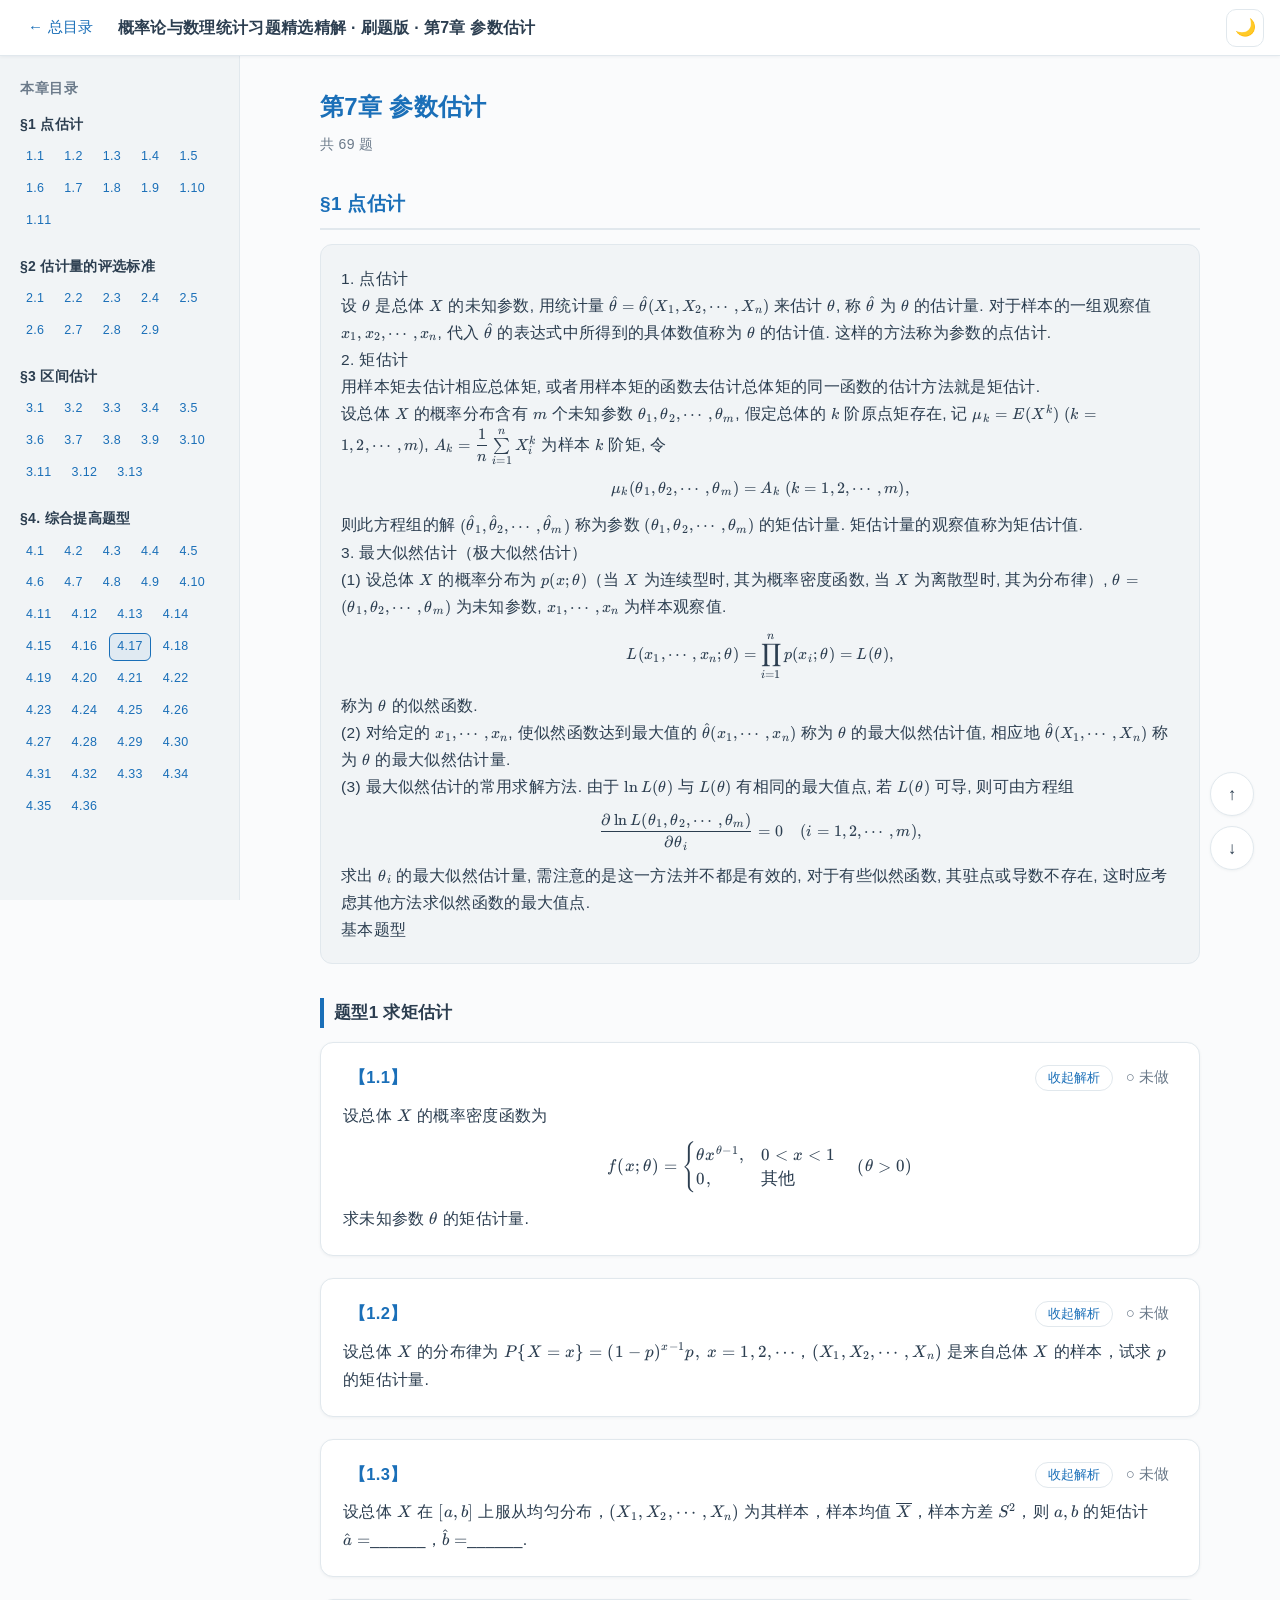
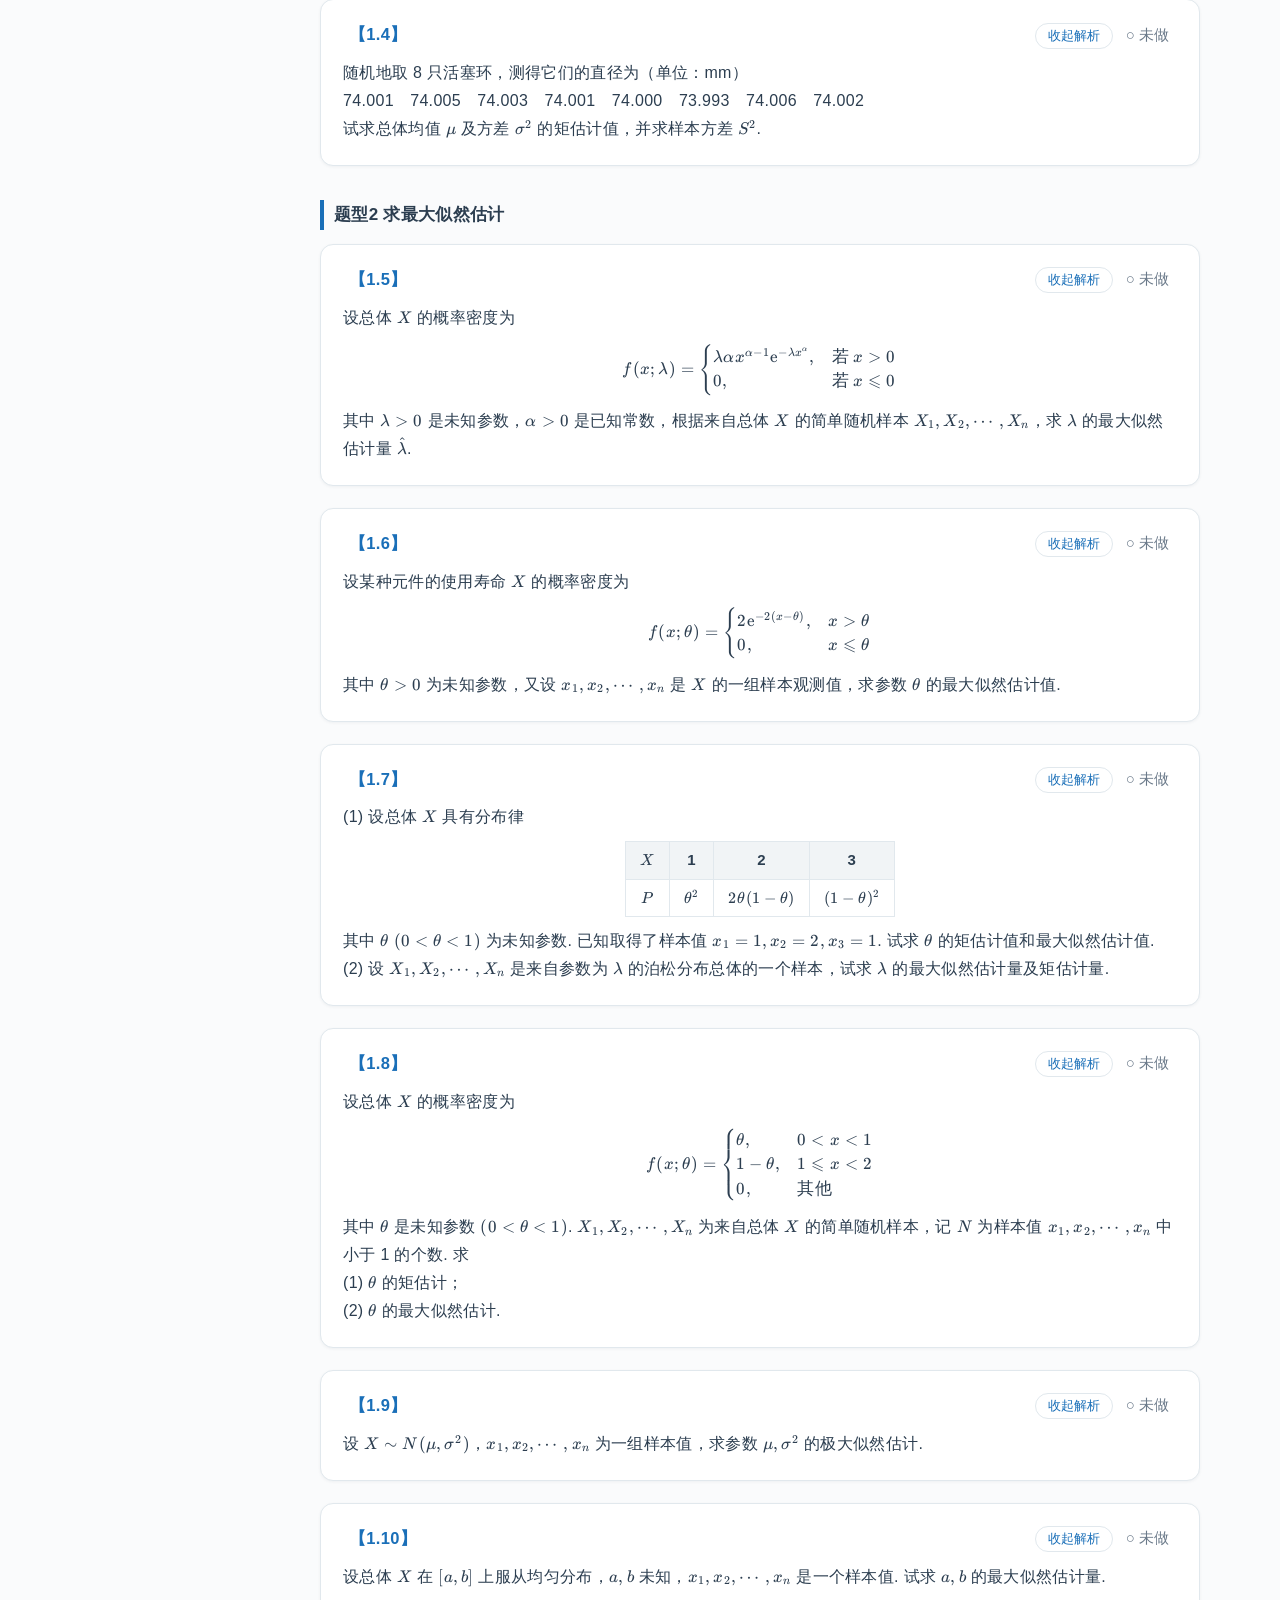
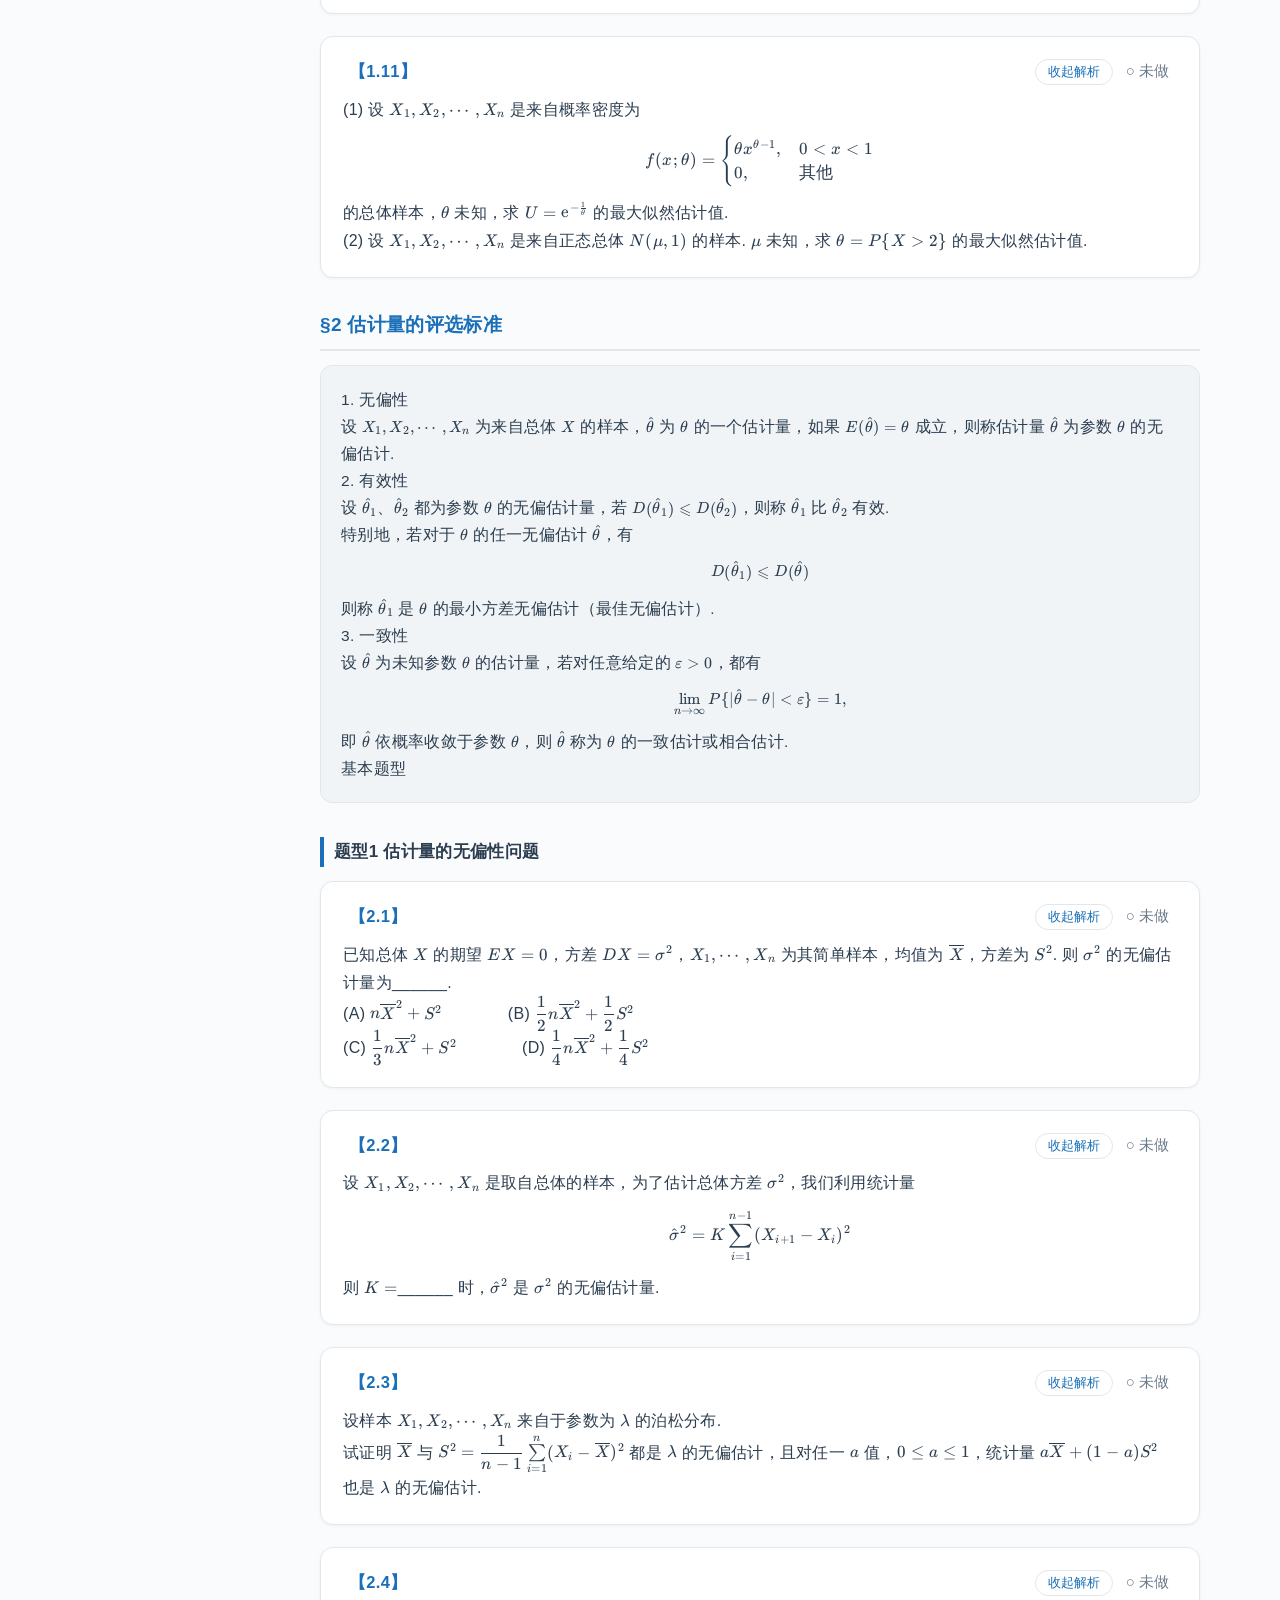
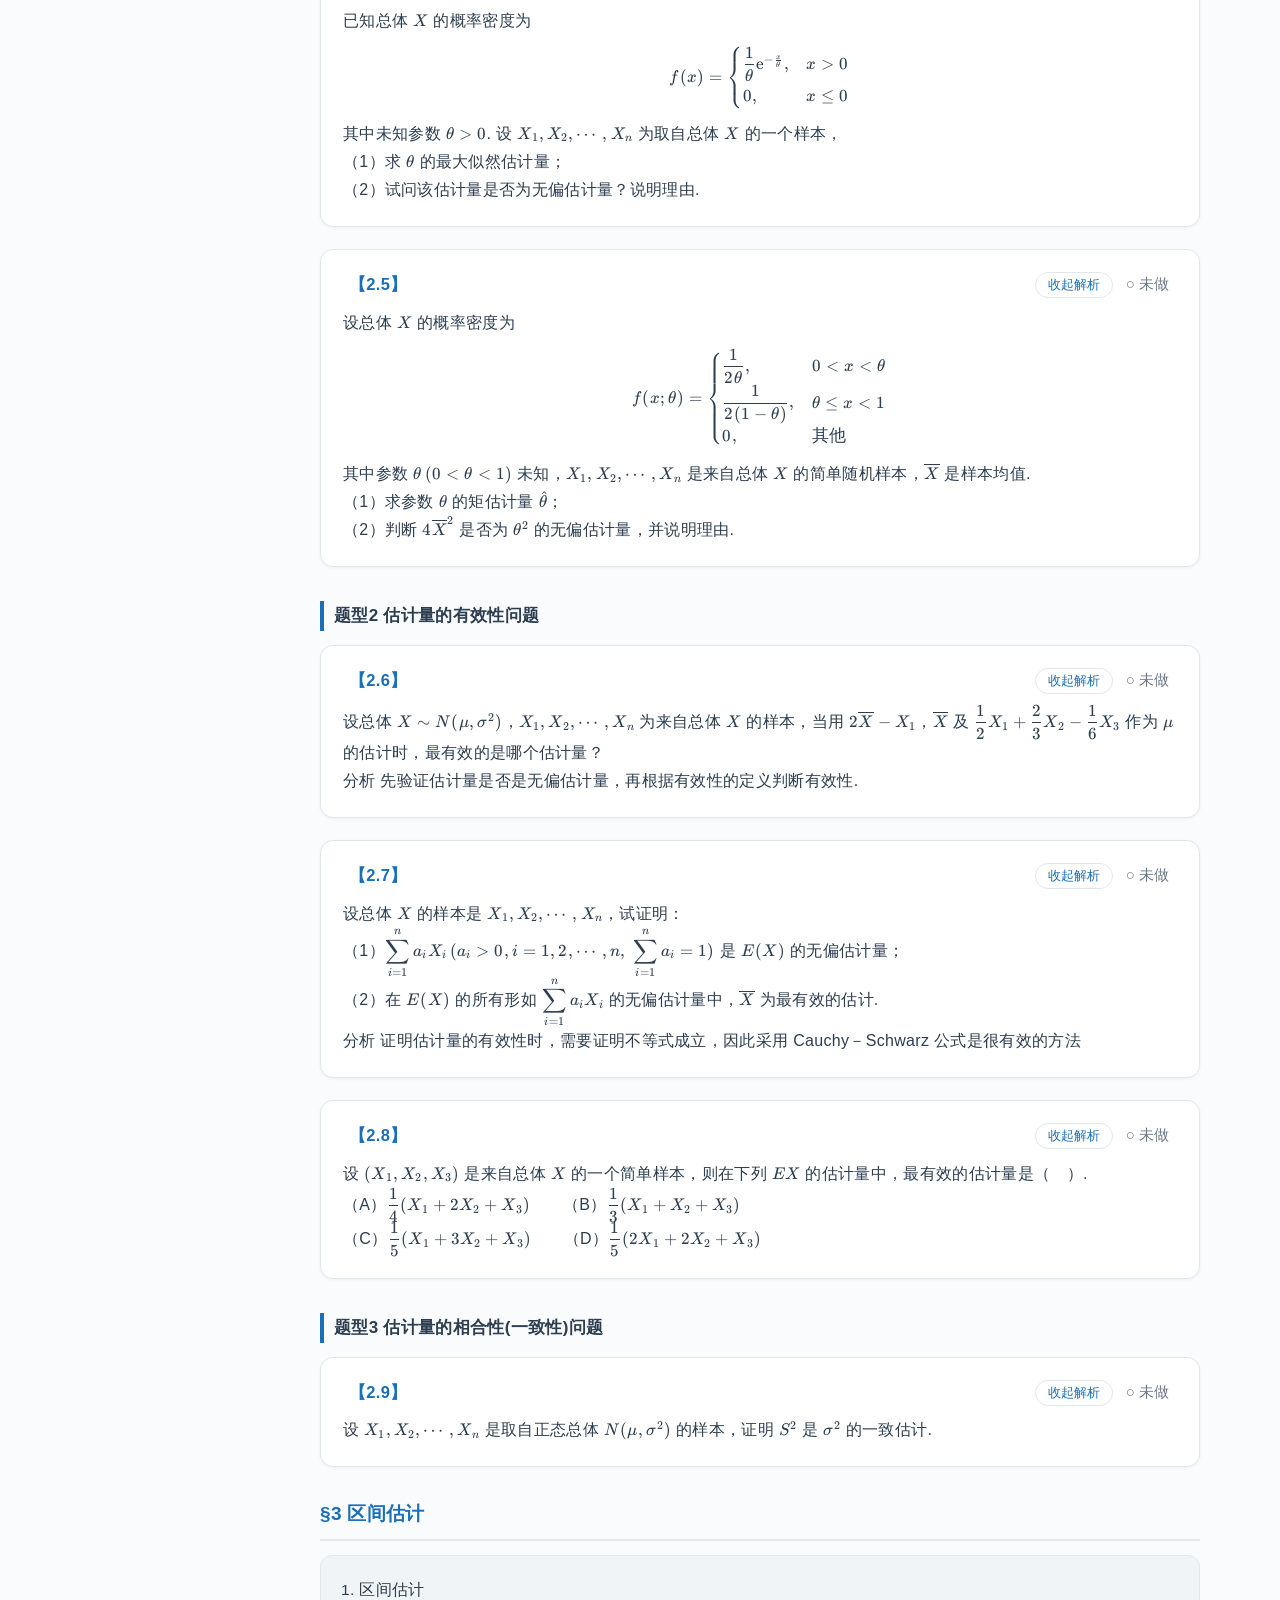
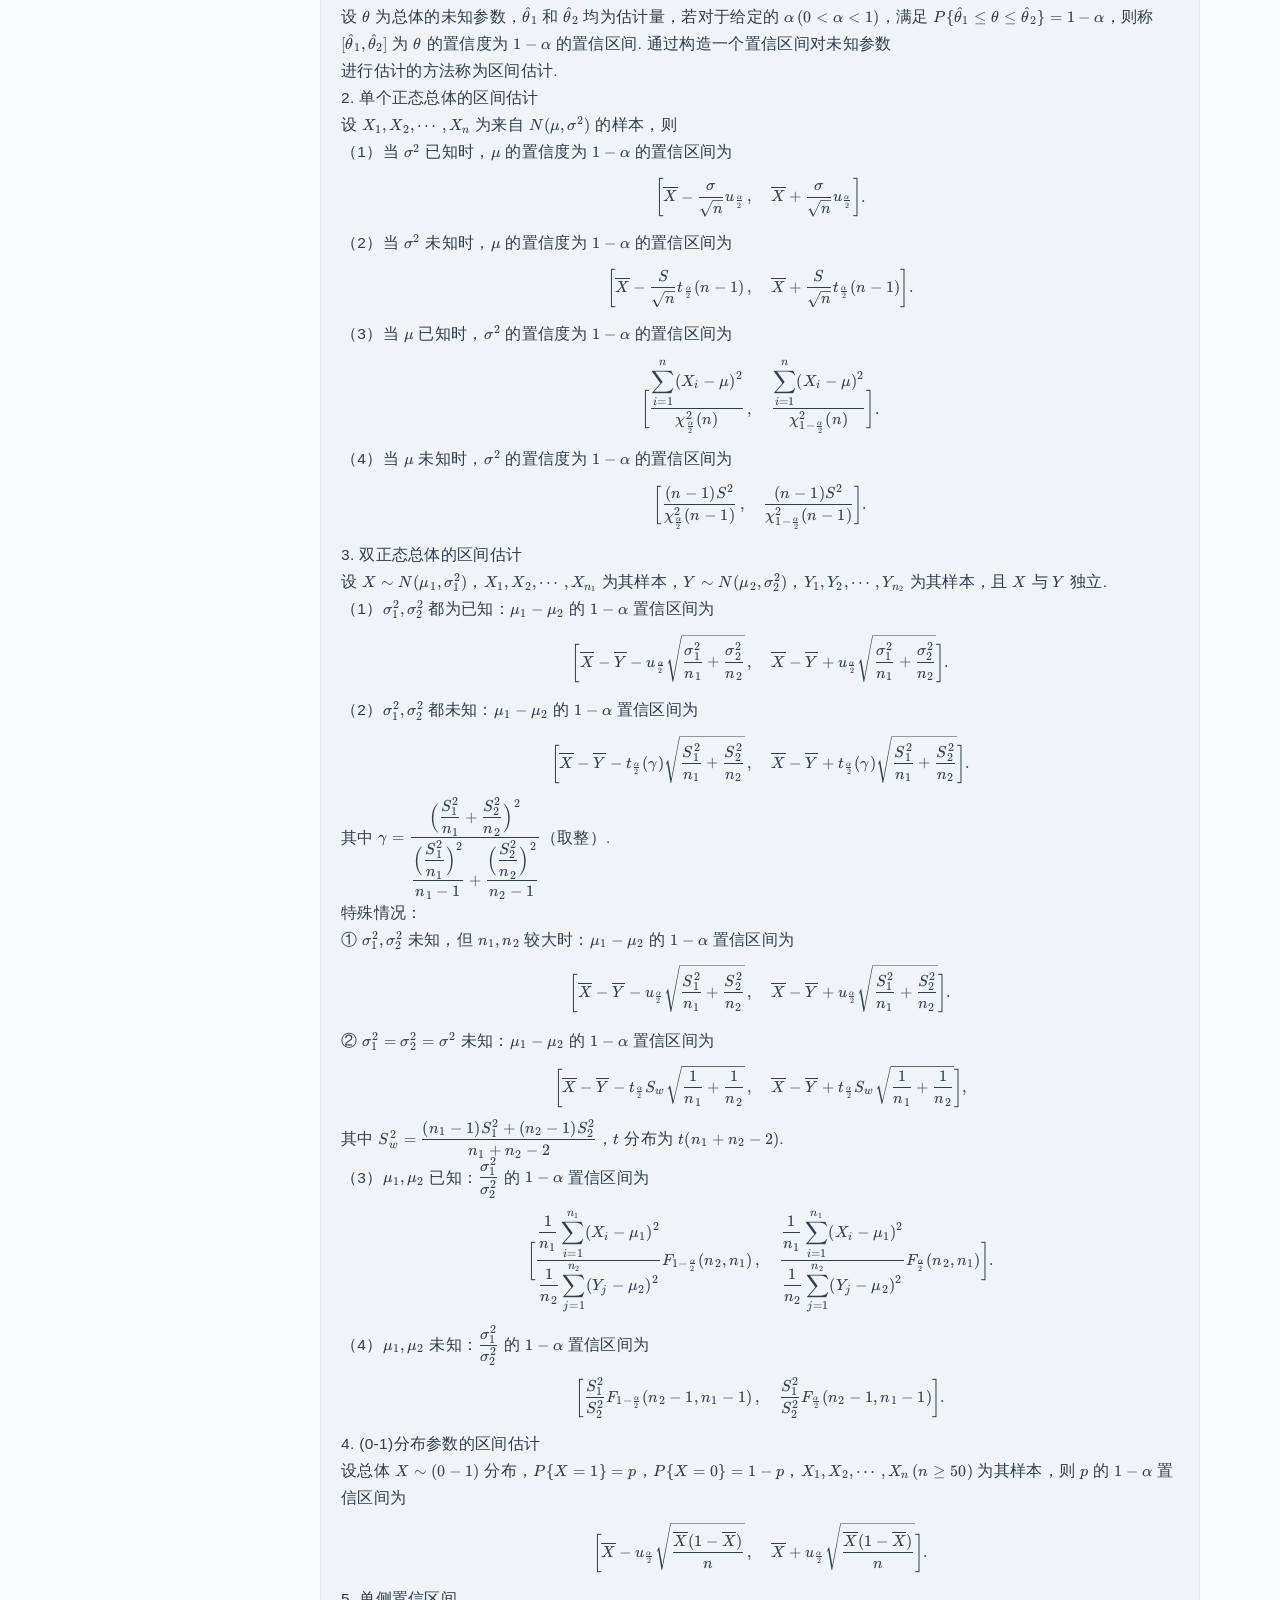
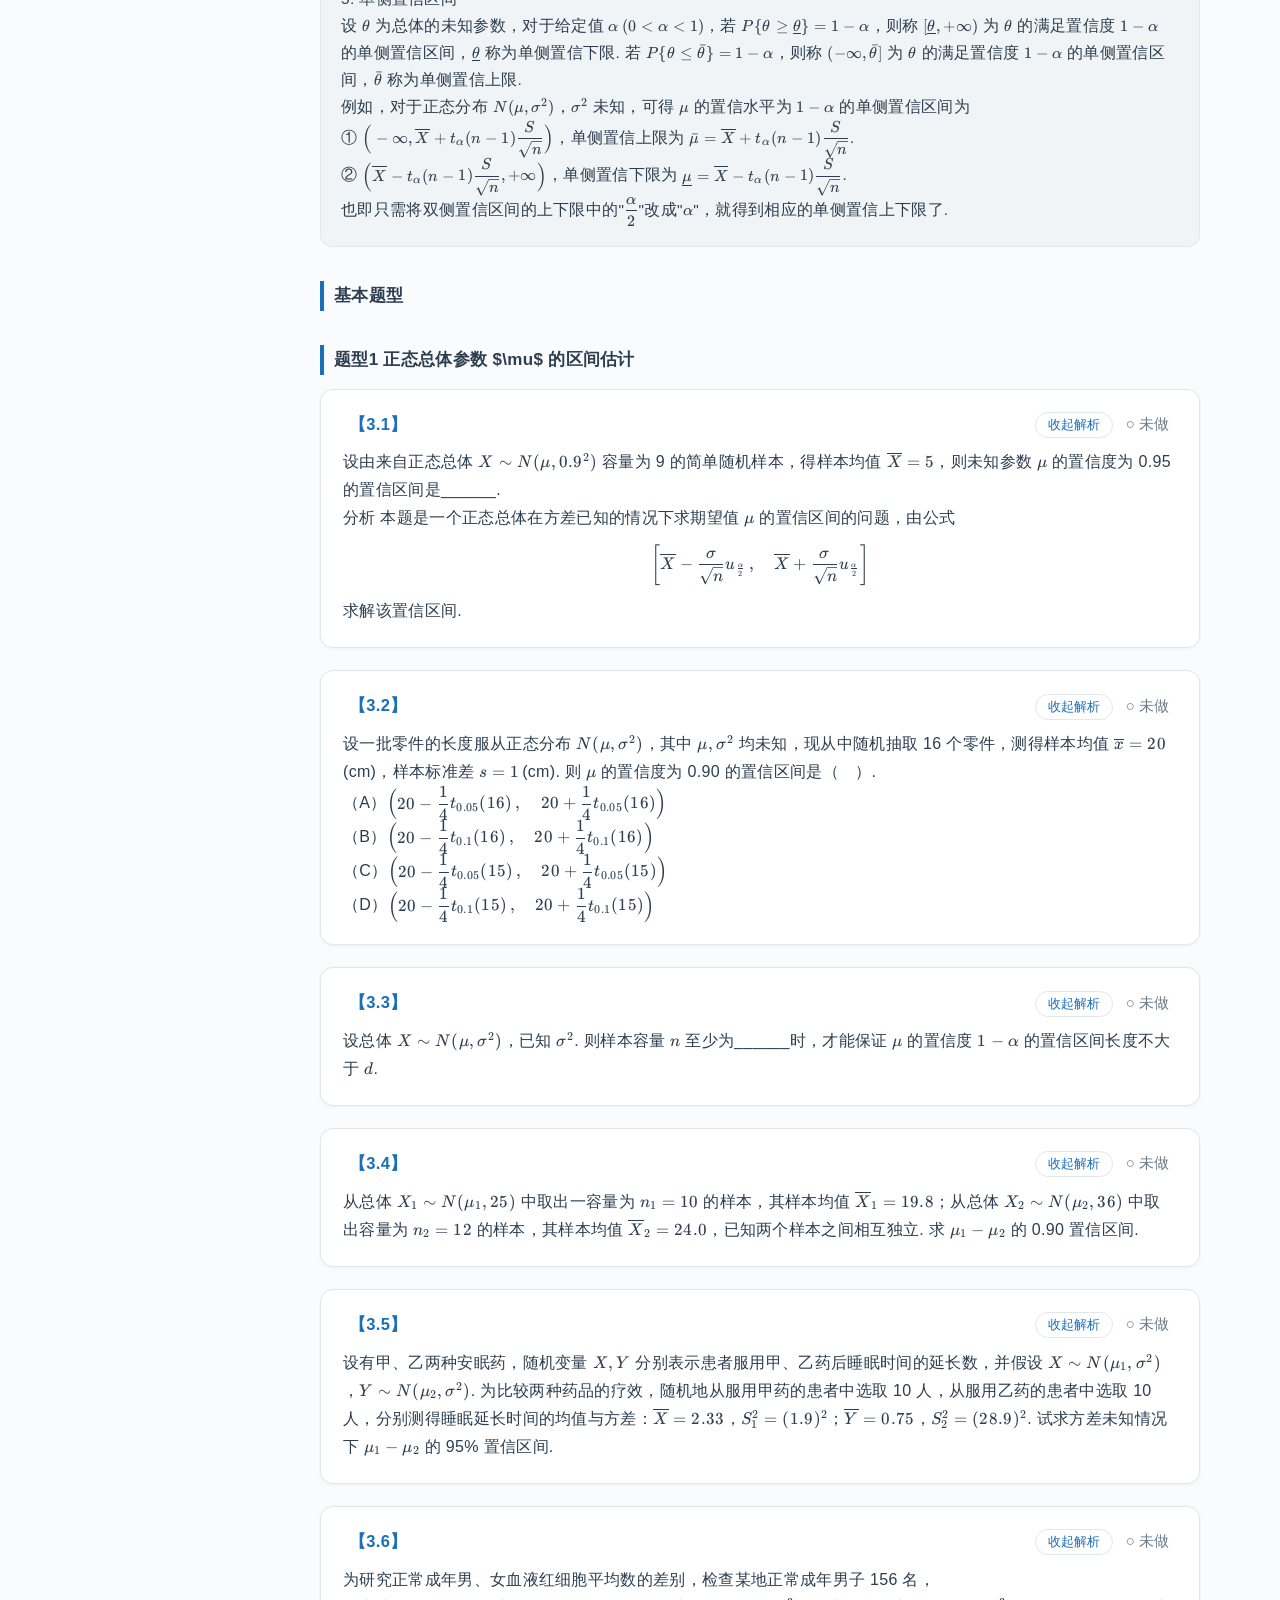
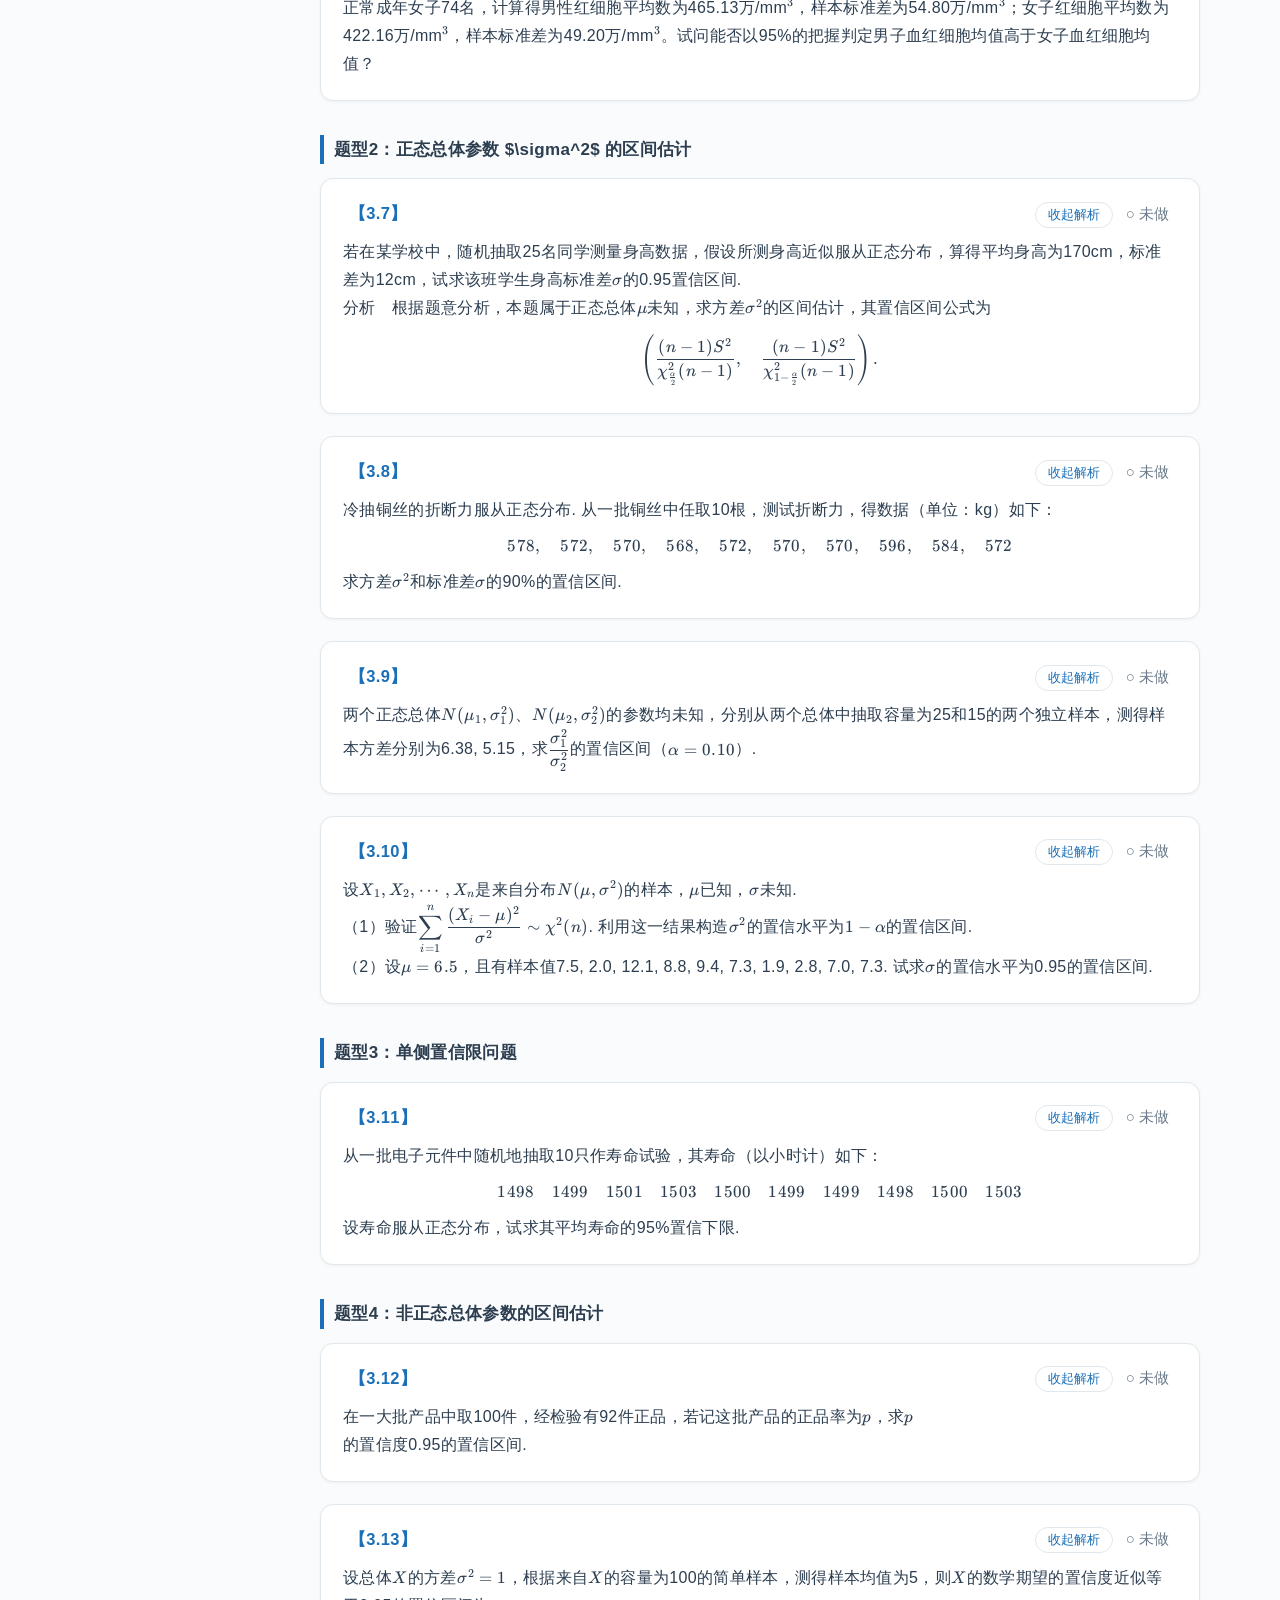
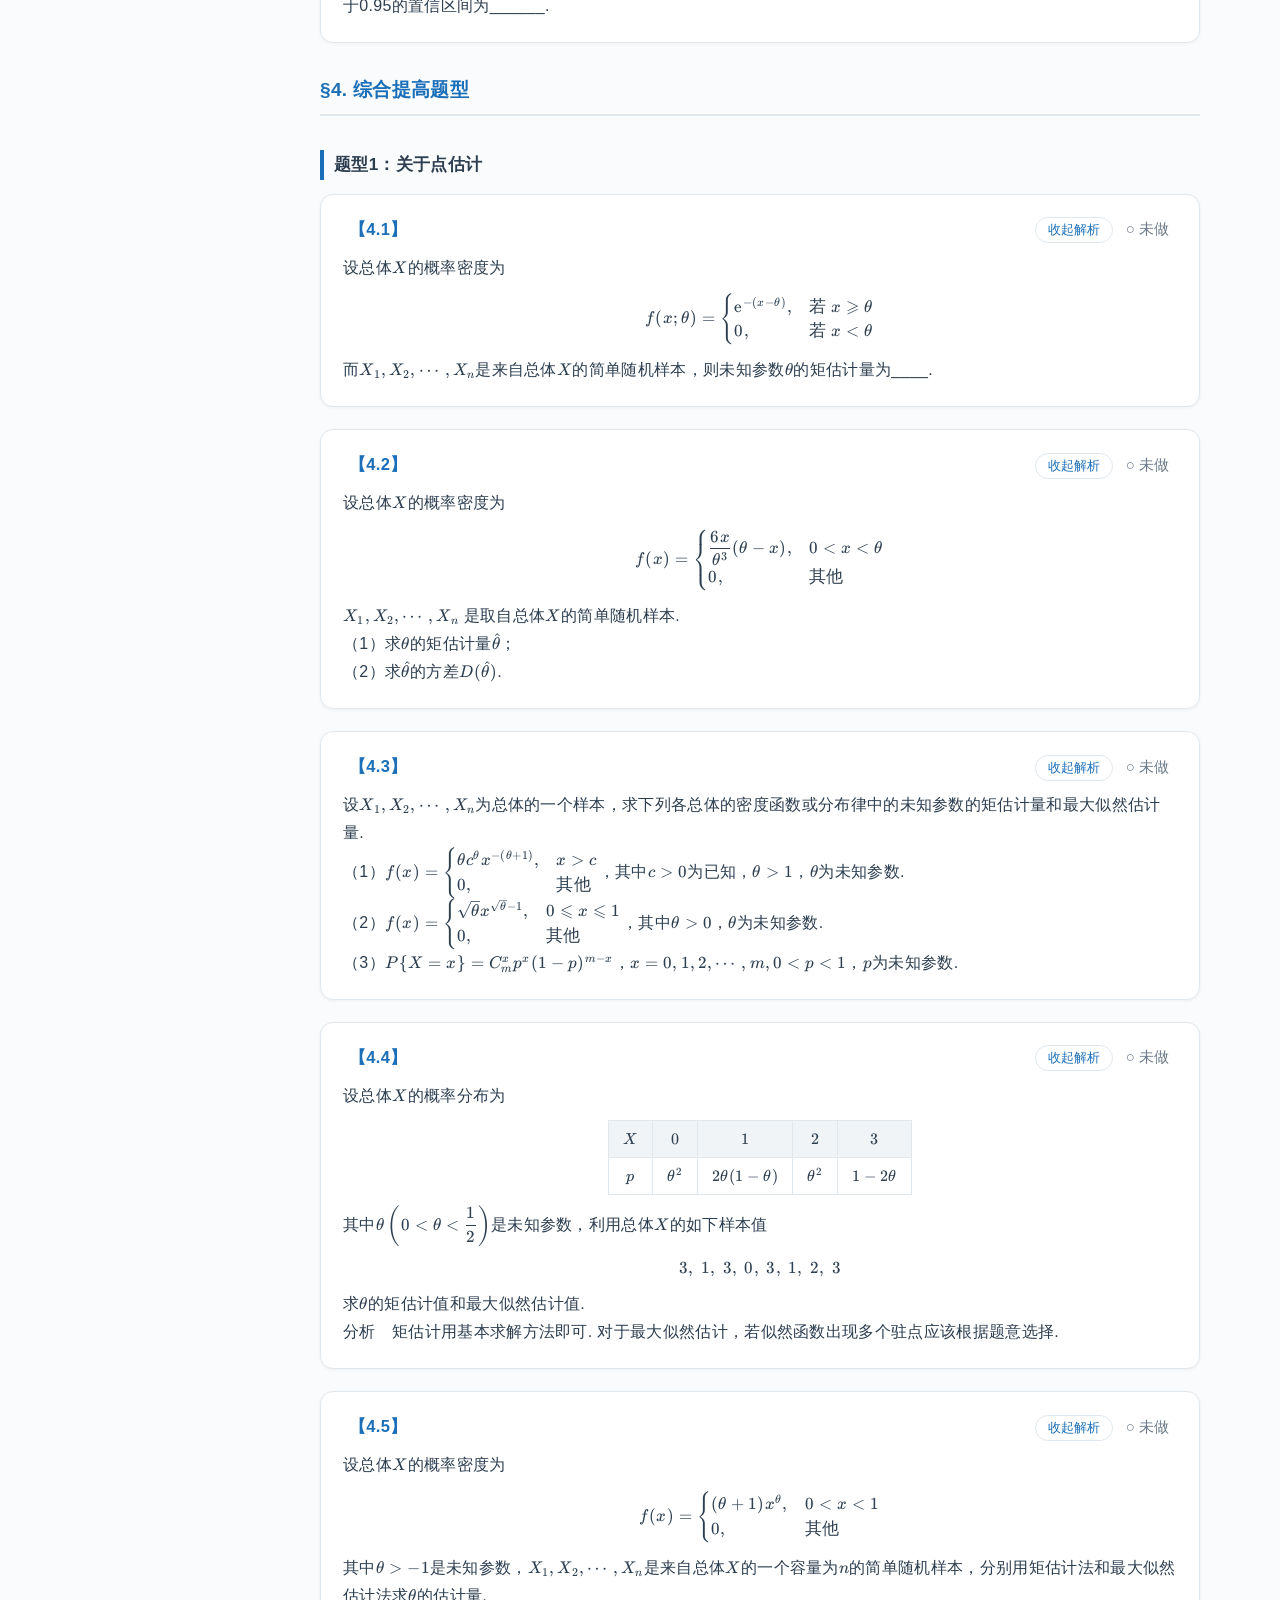
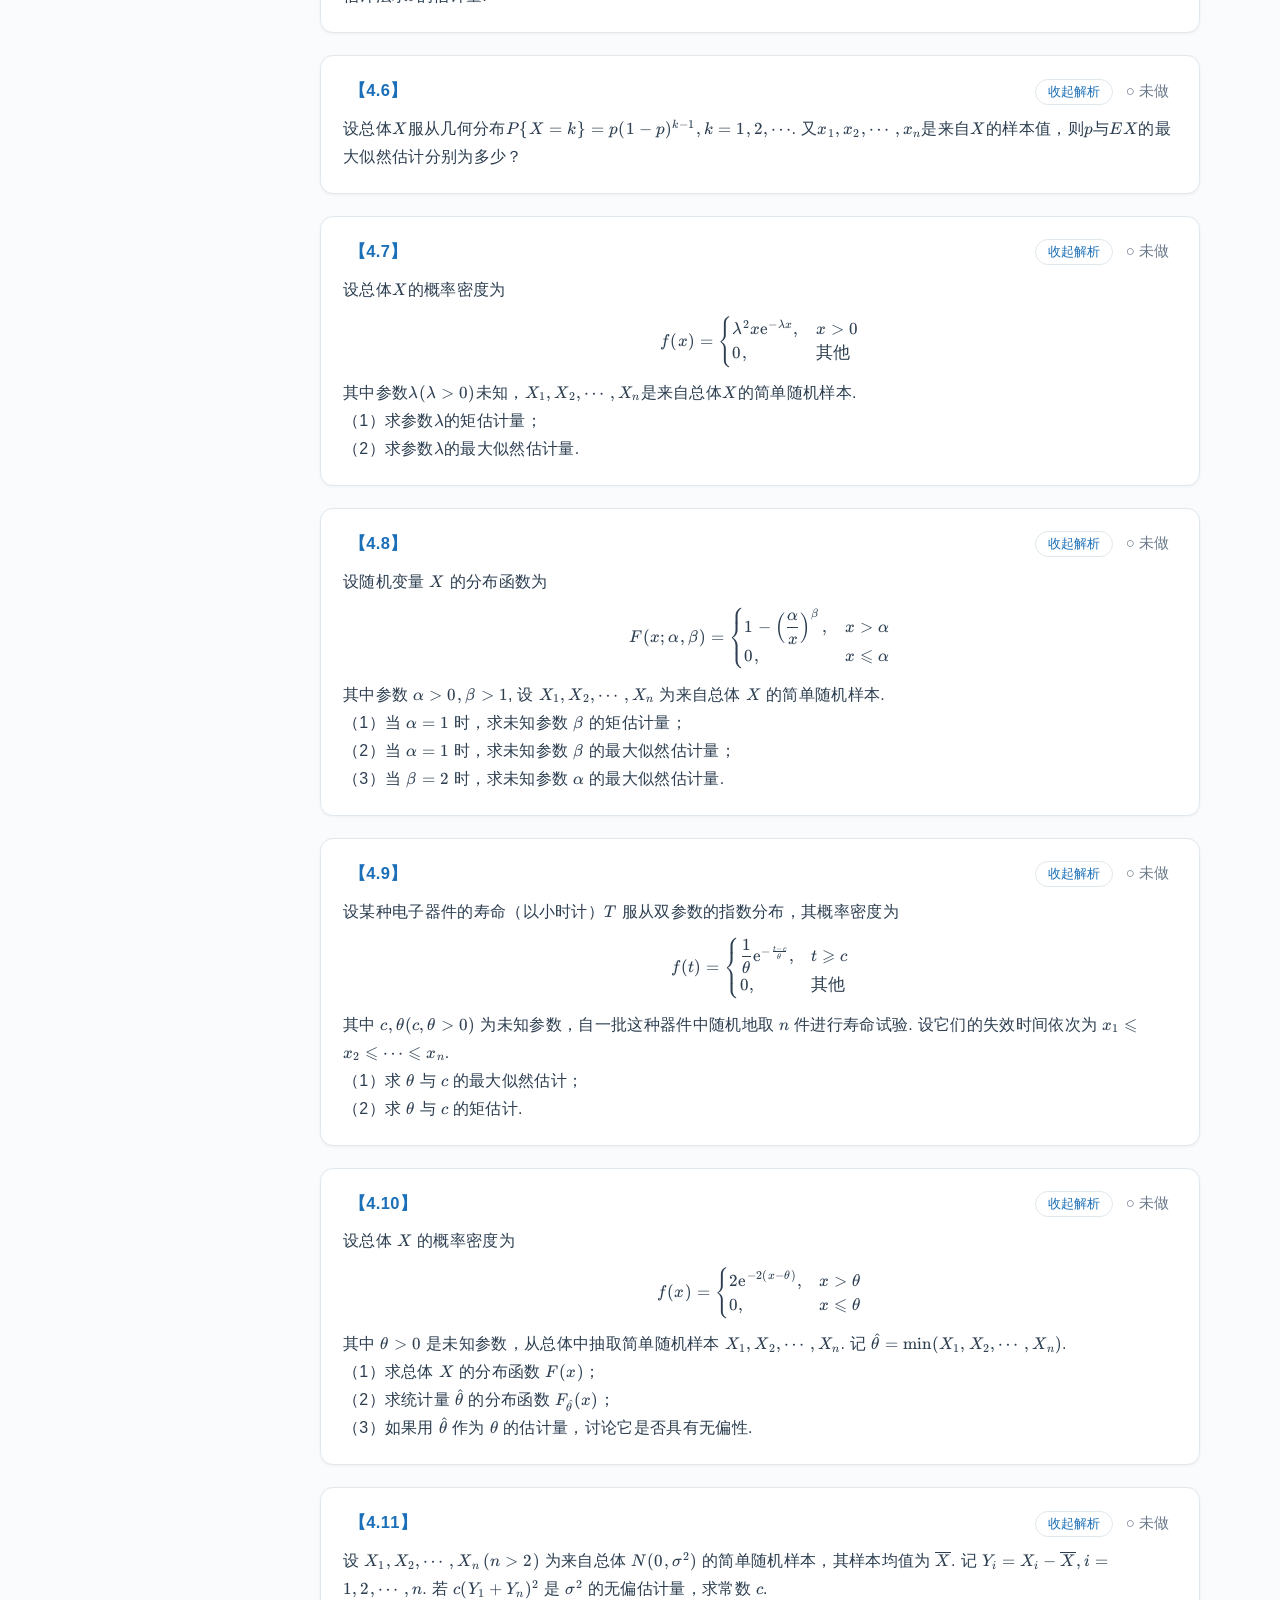
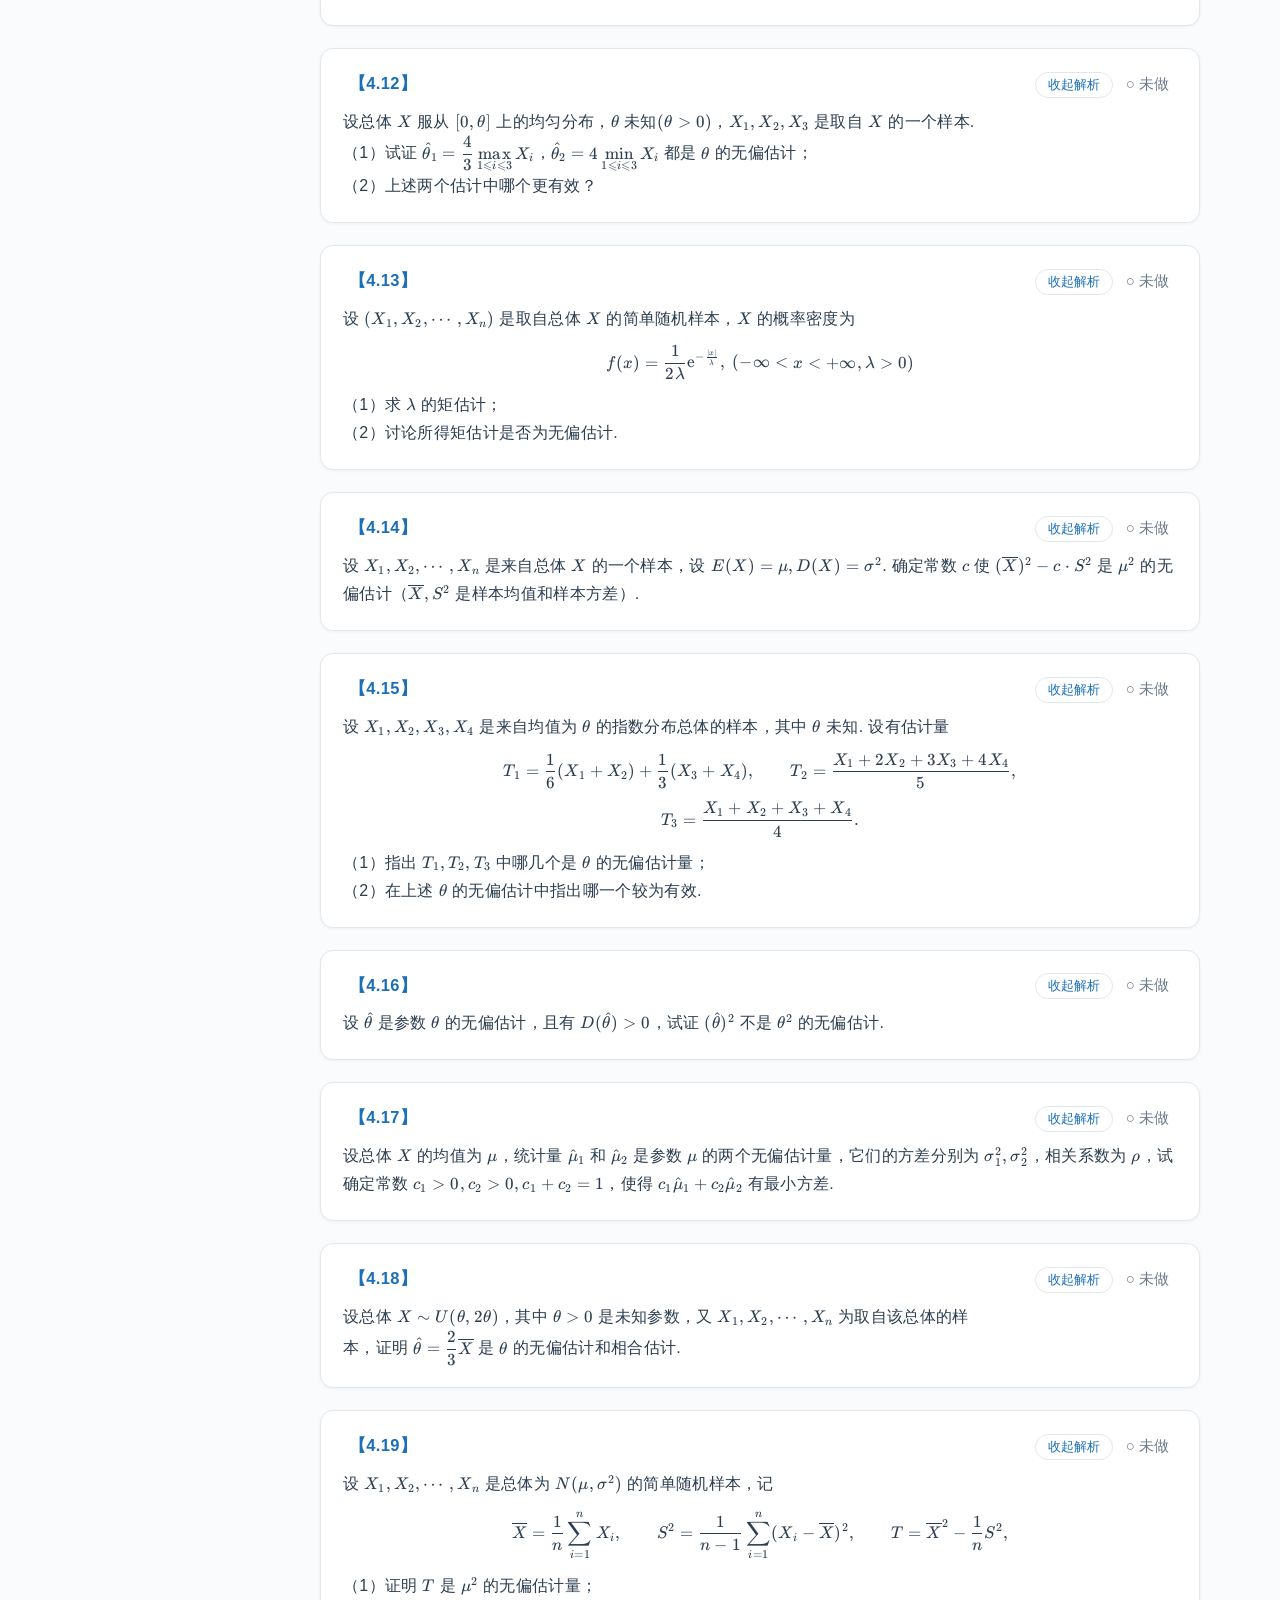
<file: chapters/chapter-07.html>
<!DOCTYPE html>
<html lang="zh-CN">
<head>
<meta charset="UTF-8">
<meta name="viewport" content="width=device-width, initial-scale=1.0">
<title>第7章 参数估计 · 概率论与数理统计习题精选精解 · 刷题版</title>
<link rel="stylesheet" href="../assets/katex/katex.min.css?v=4">
<link rel="stylesheet" href="../assets/style.css?v=4">
</head>
<body data-page="chapter" data-chapter="c7">
<header class="topbar"><button class="icon-btn" id="menuBtn" title="目录">☰</button><a class="back-home" href="../index.html">← 总目录</a><span class="bar-title">概率论与数理统计习题精选精解 · 刷题版 · 第7章 参数估计</span><button class="icon-btn" id="themeBtn" title="切换夜间模式">🌙</button></header>
<div class="mask" id="sidebarMask"></div>
<div class="layout">
<aside class="sidebar" id="sidebar">
<h3>本章目录</h3>
<div class="sec-group">
<a class="sec-name" href="#sec-1">§1 点估计</a>
<div class="q-links">
<a href="#q-1-1" data-qid="c7-1.1">1.1</a>
<a href="#q-1-2" data-qid="c7-1.2">1.2</a>
<a href="#q-1-3" data-qid="c7-1.3">1.3</a>
<a href="#q-1-4" data-qid="c7-1.4">1.4</a>
<a href="#q-1-5" data-qid="c7-1.5">1.5</a>
<a href="#q-1-6" data-qid="c7-1.6">1.6</a>
<a href="#q-1-7" data-qid="c7-1.7">1.7</a>
<a href="#q-1-8" data-qid="c7-1.8">1.8</a>
<a href="#q-1-9" data-qid="c7-1.9">1.9</a>
<a href="#q-1-10" data-qid="c7-1.10">1.10</a>
<a href="#q-1-11" data-qid="c7-1.11">1.11</a>
</div></div>
<div class="sec-group">
<a class="sec-name" href="#sec-2">§2 估计量的评选标准</a>
<div class="q-links">
<a href="#q-2-1" data-qid="c7-2.1">2.1</a>
<a href="#q-2-2" data-qid="c7-2.2">2.2</a>
<a href="#q-2-3" data-qid="c7-2.3">2.3</a>
<a href="#q-2-4" data-qid="c7-2.4">2.4</a>
<a href="#q-2-5" data-qid="c7-2.5">2.5</a>
<a href="#q-2-6" data-qid="c7-2.6">2.6</a>
<a href="#q-2-7" data-qid="c7-2.7">2.7</a>
<a href="#q-2-8" data-qid="c7-2.8">2.8</a>
<a href="#q-2-9" data-qid="c7-2.9">2.9</a>
</div></div>
<div class="sec-group">
<a class="sec-name" href="#sec-3">§3 区间估计</a>
<div class="q-links">
<a href="#q-3-1" data-qid="c7-3.1">3.1</a>
<a href="#q-3-2" data-qid="c7-3.2">3.2</a>
<a href="#q-3-3" data-qid="c7-3.3">3.3</a>
<a href="#q-3-4" data-qid="c7-3.4">3.4</a>
<a href="#q-3-5" data-qid="c7-3.5">3.5</a>
<a href="#q-3-6" data-qid="c7-3.6">3.6</a>
<a href="#q-3-7" data-qid="c7-3.7">3.7</a>
<a href="#q-3-8" data-qid="c7-3.8">3.8</a>
<a href="#q-3-9" data-qid="c7-3.9">3.9</a>
<a href="#q-3-10" data-qid="c7-3.10">3.10</a>
<a href="#q-3-11" data-qid="c7-3.11">3.11</a>
<a href="#q-3-12" data-qid="c7-3.12">3.12</a>
<a href="#q-3-13" data-qid="c7-3.13">3.13</a>
</div></div>
<div class="sec-group">
<a class="sec-name" href="#sec-4">§4. 综合提高题型</a>
<div class="q-links">
<a href="#q-4-1" data-qid="c7-4.1">4.1</a>
<a href="#q-4-2" data-qid="c7-4.2">4.2</a>
<a href="#q-4-3" data-qid="c7-4.3">4.3</a>
<a href="#q-4-4" data-qid="c7-4.4">4.4</a>
<a href="#q-4-5" data-qid="c7-4.5">4.5</a>
<a href="#q-4-6" data-qid="c7-4.6">4.6</a>
<a href="#q-4-7" data-qid="c7-4.7">4.7</a>
<a href="#q-4-8" data-qid="c7-4.8">4.8</a>
<a href="#q-4-9" data-qid="c7-4.9">4.9</a>
<a href="#q-4-10" data-qid="c7-4.10">4.10</a>
<a href="#q-4-11" data-qid="c7-4.11">4.11</a>
<a href="#q-4-12" data-qid="c7-4.12">4.12</a>
<a href="#q-4-13" data-qid="c7-4.13">4.13</a>
<a href="#q-4-14" data-qid="c7-4.14">4.14</a>
<a href="#q-4-15" data-qid="c7-4.15">4.15</a>
<a href="#q-4-16" data-qid="c7-4.16">4.16</a>
<a href="#q-4-17" data-qid="c7-4.17">4.17</a>
<a href="#q-4-18" data-qid="c7-4.18">4.18</a>
<a href="#q-4-19" data-qid="c7-4.19">4.19</a>
<a href="#q-4-20" data-qid="c7-4.20">4.20</a>
<a href="#q-4-21" data-qid="c7-4.21">4.21</a>
<a href="#q-4-22" data-qid="c7-4.22">4.22</a>
<a href="#q-4-23" data-qid="c7-4.23">4.23</a>
<a href="#q-4-24" data-qid="c7-4.24">4.24</a>
<a href="#q-4-25" data-qid="c7-4.25">4.25</a>
<a href="#q-4-26" data-qid="c7-4.26">4.26</a>
<a href="#q-4-27" data-qid="c7-4.27">4.27</a>
<a href="#q-4-28" data-qid="c7-4.28">4.28</a>
<a href="#q-4-29" data-qid="c7-4.29">4.29</a>
<a href="#q-4-30" data-qid="c7-4.30">4.30</a>
<a href="#q-4-31" data-qid="c7-4.31">4.31</a>
<a href="#q-4-32" data-qid="c7-4.32">4.32</a>
<a href="#q-4-33" data-qid="c7-4.33">4.33</a>
<a href="#q-4-34" data-qid="c7-4.34">4.34</a>
<a href="#q-4-35" data-qid="c7-4.35">4.35</a>
<a href="#q-4-36" data-qid="c7-4.36">4.36</a>
</div></div>
</aside>
<main class="main"><div class="content">
<div class="chapter-head"><h1>第7章 参数估计</h1><div class="meta">共 69 题</div></div>
<h2 class="sec-title" id="sec-1">§1 点估计</h2>
<div class="know-box"><p>1. 点估计<br>设 $\theta$ 是总体 $X$ 的未知参数, 用统计量 $\hat{\theta}=\hat{\theta}(X_1, X_2, \cdots, X_n)$ 来估计 $\theta$, 称 $\hat{\theta}$ 为 $\theta$ 的估计量. 对于样本的一组观察值 $x_1, x_2, \cdots, x_n$, 代入 $\hat{\theta}$ 的表达式中所得到的具体数值称为 $\theta$ 的估计值. 这样的方法称为参数的点估计.<br>2. 矩估计<br>用样本矩去估计相应总体矩, 或者用样本矩的函数去估计总体矩的同一函数的估计方法就是矩估计.<br>设总体 $X$ 的概率分布含有 $m$ 个未知参数 $\theta_1, \theta_2, \cdots, \theta_m$, 假定总体的 $k$ 阶原点矩存在, 记 $\mu_k=E(X^k)\ (k=1,2,\cdots,m)$, $A_k=\dfrac{1}{n}\sum\limits_{i=1}^{n}X_i^k$ 为样本 $k$ 阶矩, 令</p>
<p class="dmath">$$\mu_k(\theta_1, \theta_2, \cdots, \theta_m)=A_k\ (k=1,2,\cdots,m),$$</p>
<p>则此方程组的解 $(\hat{\theta}_1, \hat{\theta}_2, \cdots, \hat{\theta}_m)$ 称为参数 $(\theta_1, \theta_2, \cdots, \theta_m)$ 的矩估计量. 矩估计量的观察值称为矩估计值.<br>3. 最大似然估计（极大似然估计）<br>(1) 设总体 $X$ 的概率分布为 $p(x;\theta)$（当 $X$ 为连续型时, 其为概率密度函数, 当 $X$ 为离散型时, 其为分布律）, $\theta=(\theta_1, \theta_2, \cdots, \theta_m)$ 为未知参数, $x_1, \cdots, x_n$ 为样本观察值.</p>
<p class="dmath">$$L(x_1, \cdots, x_n; \theta)=\prod\limits_{i=1}^{n}p(x_i;\theta)=L(\theta),$$</p>
<p>称为 $\theta$ 的似然函数.<br>(2) 对给定的 $x_1, \cdots, x_n$, 使似然函数达到最大值的 $\hat{\theta}(x_1, \cdots, x_n)$ 称为 $\theta$ 的最大似然估计值, 相应地 $\hat{\theta}(X_1, \cdots, X_n)$ 称为 $\theta$ 的最大似然估计量.<br>(3) 最大似然估计的常用求解方法. 由于 $\ln L(\theta)$ 与 $L(\theta)$ 有相同的最大值点, 若 $L(\theta)$ 可导, 则可由方程组</p>
<p class="dmath">$$\frac{\partial \ln L(\theta_1, \theta_2, \cdots, \theta_m)}{\partial \theta_i}=0 \quad (i=1,2,\cdots,m),$$</p>
<p>求出 $\theta_i$ 的最大似然估计量, 需注意的是这一方法并不都是有效的, 对于有些似然函数, 其驻点或导数不存在, 这时应考虑其他方法求似然函数的最大值点.<br>基本题型</p></div>
<div class="block-title">题型1 求矩估计</div>
<section class="q-card" id="q-1-1" data-qid="c7-1.1">
<div class="q-head"><span class="q-num">【1.1】</span><span>
<button class="toggle-btn">收起解析</button> <button class="mark-btn">○ 未做</button></span></div>
<div class="q-body"><p>设总体 $X$ 的概率密度函数为</p>
<p class="dmath">$$f(x;\theta)=\begin{cases}\theta x^{\theta-1}, &amp; 0&lt;x&lt;1\\ 0, &amp; \text{其他}\end{cases}\quad (\theta&gt;0)$$</p>
<p>求未知参数 $\theta$ 的矩估计量.</p></div>
<div class="sol-wrap collapsed">
<hr class="sol-divider"><div class="sol-body"><span class="sol-label">【解析】</span><p>分析　根据求矩估计量的求解步骤，先求出 $X$ 的数学期望，得到参数 $\theta$ 与期望的关系，然后由样本均值替换总体期望，即是 $\theta$ 的矩估计.<br>解　$EX=\int_{-\infty}^{+\infty}x\cdot f(x;\theta)\mathrm{d}x=\int_0^1 x\theta x^{\theta-1}\mathrm{d}x=\dfrac{\theta}{\theta+1},$<br>令 $EX=\overline{X}$，则 $\hat{\theta}=\dfrac{\overline{X}}{1-\overline{X}}$，其中 $\overline{X}=\dfrac{1}{n}\sum\limits_{i=1}^{n}X_i$，则 $\hat{\theta}$ 即为参数 $\theta$ 的矩估计.</p></div>
</div></section>
<section class="q-card" id="q-1-2" data-qid="c7-1.2">
<div class="q-head"><span class="q-num">【1.2】</span><span>
<button class="toggle-btn">收起解析</button> <button class="mark-btn">○ 未做</button></span></div>
<div class="q-body"><p>设总体 $X$ 的分布律为 $P\{X=x\}=(1-p)^{x-1}p,\ x=1,2,\cdots$，$(X_1,X_2,\cdots,X_n)$ 是来自总体 $X$ 的样本，试求 $p$ 的矩估计量.</p></div>
<div class="sol-wrap collapsed">
<hr class="sol-divider"><div class="sol-body"><span class="sol-label">【解析】</span><p>分析　对离散型随机变量同样是从求其数学期望出发，得到参数和数学期望之间的关系，用样本均值替代总体期望.<br>解　因为 $X$ 服从几何分布，所以由几何分布的数字特征结论.<br>$E(X)=\dfrac{1}{p}$，令 $EX=\overline{X}$.<br>因此参数 $p$ 的矩估计量 $\hat{p}=\dfrac{1}{\overline{X}}$.</p></div>
<div class="ans-line">最终答案：<p>因此参数 $p$ 的矩估计量 $\hat{p}=\dfrac{1}{\overline{X}}$.</p></div>
</div></section>
<section class="q-card" id="q-1-3" data-qid="c7-1.3">
<div class="q-head"><span class="q-num">【1.3】</span><span>
<button class="toggle-btn">收起解析</button> <button class="mark-btn">○ 未做</button></span></div>
<div class="q-body"><p>设总体 $X$ 在 $[a,b]$ 上服从均匀分布，$(X_1,X_2,\cdots,X_n)$ 为其样本，样本均值 $\overline{X}$，样本方差 $S^2$，则 $a,b$ 的矩估计 $\hat{a}=$______，$\hat{b}=$______.</p></div>
<div class="sol-wrap collapsed">
<hr class="sol-divider"><div class="sol-body"><span class="sol-label">【解析】</span><p>解　由均匀分布的数字特征结论：</p>
<p class="dmath">$$EX=\frac{a+b}{2},\qquad DX=\frac{(b-a)^2}{12}.$$</p>
<p>令 $EX=\overline{X}, DX=S^2$，解得</p>
<p class="dmath">$$\hat{a}=\overline{X}-\sqrt{3}S,\qquad \hat{b}=\overline{X}+\sqrt{3}S,$$</p>
<p>即为 $a,b$ 的矩估计.</p></div>
<div class="ans-line">最终答案：<p>$\hat{a}=\overline{X}-\sqrt{3}S,\qquad \hat{b}=\overline{X}+\sqrt{3}S.$</p></div>
<div class="cmt-box"><span class="cmt-label">点评：</span><p>点评　因为需要估计两个参数 $a,b$，所以应该构造两个方程：(1) 求出期望 $EX$ 用 $\overline{X}$ 代替；(2) 求出方差 $DX$ 用 $S^2$ 代替，也可以求出 $E(X^2)$ 用 $A_2=\dfrac{1}{n}\sum\limits_{i=1}^{n}X_i^2$ 代替，这样结果变成</p>
<p class="dmath">$$\hat{a}=\overline{X}-\sqrt{3B_2},\qquad \hat{b}=\overline{X}+\sqrt{3B_2},$$</p>
<p>其中 $B_2=\dfrac{1}{n}\sum\limits_{i=1}^{n}(X_i-\overline{X})^2$ 为二阶样本中心矩.</p></div>
</div></section>
<section class="q-card" id="q-1-4" data-qid="c7-1.4">
<div class="q-head"><span class="q-num">【1.4】</span><span>
<button class="toggle-btn">收起解析</button> <button class="mark-btn">○ 未做</button></span></div>
<div class="q-body"><p>随机地取 8 只活塞环，测得它们的直径为（单位：mm）<br>74.001　74.005　74.003　74.001　74.000　73.993　74.006　74.002<br>试求总体均值 $\mu$ 及方差 $\sigma^2$ 的矩估计值，并求样本方差 $S^2$.</p></div>
<div class="sol-wrap collapsed">
<hr class="sol-divider"><div class="sol-body"><span class="sol-label">【解析】</span><p>解　由矩法估计知</p>
<p class="dmath">$$\begin{cases}\mu_1=E(X)=\mu\\ \mu_2=E(X^2)=D(X)+[E(X)]^2=\sigma^2+\mu^2\end{cases}$$</p>
<p>令　$\begin{cases}\mu=A_1\\ \sigma^2+\mu^2=A_2\end{cases}$，解之得</p>
<p class="dmath">$$\hat{\mu}=A_1=\overline{X}=\frac{1}{n}\sum_{i=1}^{n}X_i,$$</p>
<p class="dmath">$$\hat{\sigma}^2=A_2-A_1^2=\frac{1}{n}\sum_{i=1}^{n}X_i^2-\overline{X}^2=\frac{1}{n}\sum_{i=1}^{n}(X_i-\overline{X})^2.$$</p>
<p>由题中数据得　$\hat{\mu}=74.001$，$\hat{\sigma}^2=6\times10^{-6}$.<br>样本方差　$s^2=\dfrac{1}{n-1}\sum\limits_{i=1}^{n}(x_i-\overline{x})^2=6.86\times10^{-6}$.</p></div>
<div class="ans-line">最终答案：<p>$\hat{\mu}=74.001$，$\hat{\sigma}^2=6\times10^{-6}$，$s^2=6.86\times10^{-6}$.</p></div>
</div></section>
<div class="block-title">题型2 求最大似然估计</div>
<section class="q-card" id="q-1-5" data-qid="c7-1.5">
<div class="q-head"><span class="q-num">【1.5】</span><span>
<button class="toggle-btn">收起解析</button> <button class="mark-btn">○ 未做</button></span></div>
<div class="q-body"><p>设总体 $X$ 的概率密度为</p>
<p class="dmath">$$f(x;\lambda)=\begin{cases}\lambda\alpha x^{\alpha-1}\mathrm{e}^{-\lambda x^{\alpha}}, &amp; \text{若}\ x&gt;0\\ 0, &amp; \text{若}\ x\leqslant 0\end{cases}$$</p>
<p>其中 $\lambda&gt;0$ 是未知参数，$\alpha&gt;0$ 是已知常数，根据来自总体 $X$ 的简单随机样本 $X_1,X_2,\cdots,X_n$，求 $\lambda$ 的最大似然估计量 $\hat{\lambda}$.</p></div>
<div class="sol-wrap collapsed">
<hr class="sol-divider"><div class="sol-body"><span class="sol-label">【解析】</span><p>分析　求最大似然估计关键是要确定似然函数.<br>解　由已知条件可得似然函数为</p>
<p class="dmath">$$L(x_1,x_2,\cdots,x_n;\lambda)=\prod_{i=1}^{n}f(x_i;\lambda)=(\lambda\alpha)^n\mathrm{e}^{-\lambda\sum\limits_{i=1}^{n}x_i^{\alpha}}\prod_{i=1}^{n}x_i^{\alpha-1}.$$</p>
<p>当 $x_i&gt;0$ 时，$L&gt;0$，且有</p>
<p class="dmath">$$\ln L=n\ln(\lambda\alpha)+\ln\prod_{i=1}^{n}x_i^{\alpha-1}-\lambda\sum_{i=1}^{n}x_i^{\alpha},$$</p>
<p>根据对数似然方程</p>
<p class="dmath">$$\frac{\mathrm{d}\ln L}{\mathrm{d}\lambda}=\frac{n}{\lambda}-\sum_{i=1}^{n}x_i^{\alpha}=0,$$</p>
<p>解得 $\lambda$ 的最大似然估计　$\hat{\lambda}=\dfrac{n}{\sum\limits_{i=1}^{n}x_i^{\alpha}}$.<br>则 $\lambda$ 的最大似然估计量为　$\hat{\lambda}=\dfrac{n}{\sum\limits_{i=1}^{n}X_i^{\alpha}}.$</p></div>
<div class="ans-line">最终答案：<p>$\hat{\lambda}=\dfrac{n}{\sum\limits_{i=1}^{n}X_i^{\alpha}}$</p></div>
</div></section>
<section class="q-card" id="q-1-6" data-qid="c7-1.6">
<div class="q-head"><span class="q-num">【1.6】</span><span>
<button class="toggle-btn">收起解析</button> <button class="mark-btn">○ 未做</button></span></div>
<div class="q-body"><p>设某种元件的使用寿命 $X$ 的概率密度为</p>
<p class="dmath">$$f(x;\theta)=\begin{cases}2\mathrm{e}^{-2(x-\theta)}, &amp; x&gt;\theta\\ 0, &amp; x\leqslant\theta\end{cases}$$</p>
<p>其中 $\theta&gt;0$ 为未知参数，又设 $x_1,x_2,\cdots,x_n$ 是 $X$ 的一组样本观测值，求参数 $\theta$ 的最大似然估计值.</p></div>
<div class="sol-wrap collapsed">
<hr class="sol-divider"><div class="sol-body"><span class="sol-label">【解析】</span><p>分析　多数情况下，最大似然估计值可以由似然函数的驻点求得，但是在有些情况下，似然函数的驻点不存在，此时，可以通过参数的取值范围求最大似然估计.<br>解　由题意知，似然函数为</p>
<p class="dmath">$$L(\theta)=L(x_1,x_2,\cdots,x_n;\theta)=\begin{cases}2^n\mathrm{e}^{-2\sum\limits_{i=1}^{n}(x_i-\theta)}, &amp; x_i&gt;\theta\ (i=1,2,\cdots,n)\\ 0, &amp; \text{其他}\end{cases}$$</p>
<p>当 $x_i&gt;0$ 时，$L(\theta)&gt;0$，两边取对数</p>
<p class="dmath">$$\ln L(\theta)=n\ln 2-2\sum_{i=1}^{n}(x_i-\theta),$$</p>
<p>因为 $\dfrac{\mathrm{d}\ln L(\theta)}{\mathrm{d}\theta}=2n&gt;0$，所以 $L(\theta)$ 单调增加.<br>由于 $\theta$ 要满足 $\theta&lt;x_i\ (i=1,2,\cdots,n)$，所以当 $\theta$ 取 $x_1,x_2,\cdots,x_n$ 中的最小值时，$L(\theta)$ 取最大值.<br>故 $\theta$ 的最大似然估计值为　$\hat{\theta}=\min(x_1,x_2,\cdots,x_n).$</p></div>
<div class="ans-line">最终答案：<p>$\hat{\theta}=\min(x_1,x_2,\cdots,x_n)$</p></div>
</div></section>
<section class="q-card" id="q-1-7" data-qid="c7-1.7">
<div class="q-head"><span class="q-num">【1.7】</span><span>
<button class="toggle-btn">收起解析</button> <button class="mark-btn">○ 未做</button></span></div>
<div class="q-body"><p>(1) 设总体 $X$ 具有分布律</p>
<table><tr><th>$X$</th><th>1</th><th>2</th><th>3</th></tr><tr><td>$P$</td><td>$\theta^2$</td><td>$2\theta(1-\theta)$</td><td>$(1-\theta)^2$</td></tr></table>
<p>其中 $\theta\ (0&lt;\theta&lt;1)$ 为未知参数. 已知取得了样本值 $x_1=1, x_2=2, x_3=1$. 试求 $\theta$ 的矩估计值和最大似然估计值.<br>(2) 设 $X_1,X_2,\cdots,X_n$ 是来自参数为 $\lambda$ 的泊松分布总体的一个样本，试求 $\lambda$ 的最大似然估计量及矩估计量.</p></div>
<div class="sol-wrap collapsed">
<hr class="sol-divider"><div class="sol-body"><span class="sol-label">【解析】</span><p>解　(1) 矩估计</p>
<p class="dmath">$$E(X)=1\times\theta^2+2\times 2\theta(1-\theta)+3(1-\theta)^2=3-2\theta,$$</p>
<p>令 $EX=\overline{X}$，则有　$\hat{\theta}=\dfrac{3-\overline{X}}{2},$<br>矩估计值为　$\hat{\theta}=\dfrac{3-\overline{x}}{2}=\dfrac{3-\dfrac{1}{3}(1+2+1)}{2}=\dfrac{5}{6}.$<br>最大似然估计<br>样本值 $x_1=1, x_2=2, x_3=1$，似然函数为</p>
<p class="dmath">$$L(\theta)=\theta^2\cdot 2\theta(1-\theta)\cdot\theta^2=2\theta^5(1-\theta),$$</p>
<p class="dmath">$$\ln L(\theta)=5\ln\theta+\ln(1-\theta)+\ln 2,$$</p>
<p class="dmath">$$\frac{\mathrm{d}\ln L(\theta)}{\mathrm{d}\theta}=\frac{5}{\theta}-\frac{1}{1-\theta}\overset{\text{令}}{=}0,$$</p>
<p>得　$\hat{\theta}=\dfrac{5}{6}.$</p></div>
<div class="ans-line">最终答案：<p>$\theta$ 的矩估计值为 $\hat{\theta}=\dfrac{5}{6}$，最大似然估计值为 $\hat{\theta}=\dfrac{5}{6}$；$\lambda$ 的最大似然估计量及矩估计量均为 $\hat{\lambda}=\overline{X}$.<br>(2) 总体 $X$ 的分布律为</p>
<p class="dmath">$$P\{X=x\}=\frac{\lambda^x\mathrm{e}^{-\lambda}}{x!},\quad x=0,1,\cdots$$</p>
<p>样本 $X_1,X_2,\cdots,X_n$ 的似然函数为</p>
<p class="dmath">$$L(\lambda)=\prod_{i=1}^{n}\frac{\lambda^{x_i}\mathrm{e}^{-\lambda}}{x_i!}=\frac{\lambda^{\sum\limits_{i=1}^{n}x_i}\mathrm{e}^{-n\lambda}}{\prod\limits_{i=1}^{n}x_i!},$$</p>
<p class="dmath">$$\ln L(\lambda)=\sum_{i=1}^{n}x_i\ln\lambda-n\lambda-\sum_{i=1}^{n}\ln(x_i!),$$</p>
<p>令</p>
<p class="dmath">$$\frac{\mathrm{d}}{\mathrm{d}\lambda}\ln L(\lambda)=\frac{\sum\limits_{i=1}^{n}x_i}{\lambda}-n=0,$$</p>
<p>解得 $\lambda$ 的极大似然估计　$\hat{\lambda}=\dfrac{1}{n}\sum\limits_{i=1}^{n}X_i=\overline{X}.$<br>又因为 $EX=\lambda$（由泊松分布期望性质），<br>所以由矩估计的定义　$\hat{\lambda}=\overline{X}.$</p></div>
</div></section>
<section class="q-card" id="q-1-8" data-qid="c7-1.8">
<div class="q-head"><span class="q-num">【1.8】</span><span>
<button class="toggle-btn">收起解析</button> <button class="mark-btn">○ 未做</button></span></div>
<div class="q-body"><p>设总体 $X$ 的概率密度为</p>
<p class="dmath">$$f(x;\theta)=\begin{cases}\theta, &amp; 0&lt;x&lt;1\\ 1-\theta, &amp; 1\leqslant x&lt;2\\ 0, &amp; \text{其他}\end{cases}$$</p>
<p>其中 $\theta$ 是未知参数 $(0&lt;\theta&lt;1)$. $X_1,X_2,\cdots,X_n$ 为来自总体 $X$ 的简单随机样本，记 $N$ 为样本值 $x_1,x_2,\cdots,x_n$ 中小于 1 的个数. 求<br>(1) $\theta$ 的矩估计；<br>(2) $\theta$ 的最大似然估计.</p></div>
<div class="sol-wrap collapsed">
<hr class="sol-divider"><div class="sol-body"><span class="sol-label">【解析】</span><p>解　(1) 由于</p>
<p class="dmath">$$EX=\int_{-\infty}^{+\infty}xf(x;\theta)\mathrm{d}x=\int_0^1\theta x\,\mathrm{d}x+\int_1^2(1-\theta)x\,\mathrm{d}x$$</p>
<p class="dmath">$$=\frac{1}{2}\theta+\frac{3}{2}(1-\theta)=\frac{3}{2}-\theta.$$</p>
<p>令 $\dfrac{3}{2}-\theta=\overline{X}$，解得 $\theta=\dfrac{3}{2}-\overline{X}$，所以参数 $\theta$ 的矩估计为　$\hat{\theta}=\dfrac{3}{2}-\overline{X}.$<br>(2) 似然函数为</p>
<p class="dmath">$$L(\theta)=\prod_{i=1}^{n}f(x_i;\theta)=\theta^{N}(1-\theta)^{n-N},$$</p>
<p>取对数，得</p>
<p class="dmath">$$\ln L(\theta)=N\ln\theta+(n-N)\ln(1-\theta),$$</p>
<p>两边对 $\theta$ 求导，得</p>
<p class="dmath">$$\frac{\mathrm{d}\ln L(\theta)}{\mathrm{d}\theta}=\frac{N}{\theta}-\frac{n-N}{1-\theta}.$$</p>
<p>令 $\dfrac{\mathrm{d}\ln L(\theta)}{\mathrm{d}\theta}=0$，得 $\theta=\dfrac{N}{n}$，<br>所以 $\theta$ 的最大似然估计为　$\hat{\theta}=\dfrac{N}{n}.$</p></div>
<div class="ans-line">最终答案：<p>(1) $\theta$ 的矩估计为 $\hat{\theta}=\dfrac{3}{2}-\overline{X}$；(2) $\theta$ 的最大似然估计为 $\hat{\theta}=\dfrac{N}{n}$.</p></div>
</div></section>
<section class="q-card" id="q-1-9" data-qid="c7-1.9">
<div class="q-head"><span class="q-num">【1.9】</span><span>
<button class="toggle-btn">收起解析</button> <button class="mark-btn">○ 未做</button></span></div>
<div class="q-body"><p>设 $X\sim N(\mu,\sigma^2)$，$x_1,x_2,\cdots,x_n$ 为一组样本值，求参数 $\mu,\sigma^2$ 的极大似然估计.</p></div>
<div class="sol-wrap collapsed">
<hr class="sol-divider"><div class="sol-body"><span class="sol-label">【解析】</span><p>解　似然函数</p>
<p class="dmath">$$L(\mu,\sigma^2)=\prod_{i=1}^{n}\frac{1}{\sqrt{2\pi}\sigma}\mathrm{e}^{-\frac{(x_i-\mu)^2}{2\sigma^2}}=\frac{1}{(\sqrt{2\pi}\sigma)^n}\mathrm{e}^{-\frac{\sum\limits_{i=1}^{n}(x_i-\mu)^2}{2\sigma^2}},$$</p>
<p>两边取对数得</p>
<p class="dmath">$$\ln L(\mu,\sigma^2)=-\frac{n}{2}\ln(2\pi\sigma^2)-\frac{1}{2\sigma^2}\sum_{i=1}^{n}(x_i-\mu)^2,$$</p>
<p>似然方程组为</p>
<p class="dmath">$$\begin{cases}\dfrac{\partial}{\partial\mu}\ln L=\dfrac{1}{\sigma^2}\Big(\sum\limits_{i=1}^{n}x_i-n\mu\Big)=0,\\[2ex] \dfrac{\partial}{\partial\sigma^2}\ln L=-\dfrac{n}{2\sigma^2}+\dfrac{1}{2(\sigma^2)^2}\sum\limits_{i=1}^{n}(x_i-\mu)^2=0.\end{cases}$$</p>
<p>由前一式解得 $\hat{\mu}=\dfrac{1}{n}\sum\limits_{i=1}^{n}x_i=\overline{x}$，代入后一式得 $\hat{\sigma}^2=\dfrac{1}{n}\sum\limits_{i=1}^{n}(x_i-\overline{x})^2$. 因此得 $\mu,\sigma^2$ 的最大似然估计量为</p>
<p class="dmath">$$\hat{\mu}=\overline{X},\qquad \hat{\sigma}^2=B_2=\frac{1}{n}\sum_{i=1}^{n}(X_i-\overline{X})^2.$$</p>
<p>它们与相应的矩估计量相同.</p></div>
<div class="ans-line">最终答案：<p>$\hat{\mu}=\overline{X}$，$\hat{\sigma}^2=B_2=\dfrac{1}{n}\sum\limits_{i=1}^{n}(X_i-\overline{X})^2$</p></div>
</div></section>
<section class="q-card" id="q-1-10" data-qid="c7-1.10">
<div class="q-head"><span class="q-num">【1.10】</span><span>
<button class="toggle-btn">收起解析</button> <button class="mark-btn">○ 未做</button></span></div>
<div class="q-body"><p>设总体 $X$ 在 $[a,b]$ 上服从均匀分布，$a,b$ 未知，$x_1,x_2,\cdots,x_n$ 是一个样本值. 试求 $a,b$ 的最大似然估计量.</p></div>
<div class="sol-wrap collapsed">
<hr class="sol-divider"><div class="sol-body"><span class="sol-label">【解析】</span><p>解　记 $x_{(1)}=\min(x_1,x_2,\cdots,x_n)$，$x_{(n)}=\max(x_1,x_2,\cdots,x_n)$. $X$ 的概率密度是</p>
<p class="dmath">$$f(x;a,b)=\begin{cases}\dfrac{1}{b-a}, &amp; a\leqslant x\leqslant b\\ 0, &amp; \text{其他}\end{cases}$$</p>
<p>由于 $a\leqslant x_1,x_2,\cdots,x_n\leqslant b$，等价于 $a\leqslant x_{(1)},x_{(n)}\leqslant b$. 似然函数为</p>
<p class="dmath">$$L(a,b)=\frac{1}{(b-a)^n},\quad a\leqslant x_{(1)},b\geqslant x_{(n)},$$</p>
<p>于是对于满足条件 $a\leqslant x_{(1)},b\geqslant x_{(n)}$ 的任意 $a,b$ 有</p>
<p class="dmath">$$L(a,b)=\frac{1}{(b-a)^n}\leqslant\frac{1}{(x_{(n)}-x_{(1)})^n},$$</p>
<p>即 $L(a,b)$ 在 $a=x_{(1)},b=x_{(n)}$ 时取到最大值 $(x_{(n)}-x_{(1)})^{-n}$. 故 $a,b$ 的最大似然估计值为</p>
<p class="dmath">$$\hat{a}=x_{(1)}=\min_{1\leqslant i\leqslant n}x_i,\qquad \hat{b}=x_{(n)}=\max_{1\leqslant i\leqslant n}x_i.$$</p>
<p>$a,b$ 的最大似然估计量为　$\hat{a}=\min\limits_{1\leqslant i\leqslant n}X_i$，$\hat{b}=\max\limits_{1\leqslant i\leqslant n}X_i.$</p></div>
<div class="ans-line">最终答案：<p>$\hat{a}=\min\limits_{1\leqslant i\leqslant n}X_i$，$\hat{b}=\max\limits_{1\leqslant i\leqslant n}X_i$</p></div>
</div></section>
<section class="q-card" id="q-1-11" data-qid="c7-1.11">
<div class="q-head"><span class="q-num">【1.11】</span><span>
<button class="toggle-btn">收起解析</button> <button class="mark-btn">○ 未做</button></span></div>
<div class="q-body"><p>(1) 设 $X_1,X_2,\cdots,X_n$ 是来自概率密度为</p>
<p class="dmath">$$f(x;\theta)=\begin{cases}\theta x^{\theta-1}, &amp; 0&lt;x&lt;1\\ 0, &amp; \text{其他}\end{cases}$$</p>
<p>的总体样本，$\theta$ 未知，求 $U=\mathrm{e}^{-\frac{1}{\theta}}$ 的最大似然估计值.<br>(2) 设 $X_1,X_2,\cdots,X_n$ 是来自正态总体 $N(\mu,1)$ 的样本. $\mu$ 未知，求 $\theta=P\{X&gt;2\}$ 的最大似然估计值.</p></div>
<div class="sol-wrap collapsed">
<hr class="sol-divider"><div class="sol-body"><span class="sol-label">【解析】</span><p>解　(1) 先求 $\theta$ 的最大似然估计. 似然函数为</p>
<p class="dmath">$$L(\theta)=\prod_{i=1}^{n}\theta x_i^{\theta-1}=\theta^n\Big(\prod_{i=1}^{n}x_i\Big)^{\theta-1},$$</p>
<p class="dmath">$$\ln L(\theta)=n\ln\theta+(\theta-1)\ln\Big(\prod_{i=1}^{n}x_i\Big).$$</p>
<p>令</p>
<p class="dmath">$$\frac{\mathrm{d}\ln L(\theta)}{\mathrm{d}\theta}=\frac{n}{\theta}+\sum_{i=1}^{n}\ln x_i=0,$$</p>
<p>得 $\theta$ 的最大似然估计值为</p>
<p class="dmath">$$\hat{\theta}=\frac{-n}{\sum\limits_{i=1}^{n}\ln x_i}.$$</p>
<p>$U=\mathrm{e}^{-\frac{1}{\theta}}$ 具有单调反函数，故由最大似然估计的不变性知 $U$ 的最大似然估计值为</p>
<p class="dmath">$$\hat{U}=\mathrm{e}^{-\frac{1}{\hat{\theta}}}=\mathrm{e}^{\frac{\sum\limits_{i=1}^{n}\ln x_i}{n}}.$$</p>
<p>(2) 已知 $\mu$ 的最大似然估计为 $\hat{\mu}=\overline{x}$. 而 $\theta=P\{X&gt;2\}=1-P\{X\leqslant 2\}=1-\Phi(2-\mu)$ 具有单调反函数. 由最大似然估计的不变性得 $\theta=P\{X&gt;2\}$ 的最大似然估计值为</p>
<p class="dmath">$$\hat{\theta}=1-\Phi(2-\hat{\mu})=1-\Phi(2-\overline{x}).$$</p></div>
<div class="cmt-box"><span class="cmt-label">点评：</span><p>点评　最大似然估计的不变性：<br>如果 $\hat{\theta}$ 是 $\theta$ 的最大似然估计，则对 $\theta$ 的任一函数 $g(\theta)$，其最大似然估计为 $g(\hat{\theta})$.</p></div>
</div></section>
<h2 class="sec-title" id="sec-2">§2 估计量的评选标准</h2>
<div class="know-box"><p>1. 无偏性<br>设 $X_1,X_2,\cdots,X_n$ 为来自总体 $X$ 的样本，$\hat{\theta}$ 为 $\theta$ 的一个估计量，如果 $E(\hat{\theta})=\theta$ 成立，则称估计量 $\hat{\theta}$ 为参数 $\theta$ 的无偏估计.<br>2. 有效性<br>设 $\hat{\theta}_1$、$\hat{\theta}_2$ 都为参数 $\theta$ 的无偏估计量，若 $D(\hat{\theta}_1)\leqslant D(\hat{\theta}_2)$，则称 $\hat{\theta}_1$ 比 $\hat{\theta}_2$ 有效.<br>特别地，若对于 $\theta$ 的任一无偏估计 $\hat{\theta}$，有</p>
<p class="dmath">$$D(\hat{\theta}_1)\leqslant D(\hat{\theta})$$</p>
<p>则称 $\hat{\theta}_1$ 是 $\theta$ 的最小方差无偏估计（最佳无偏估计）.<br>3. 一致性<br>设 $\hat{\theta}$ 为未知参数 $\theta$ 的估计量，若对任意给定的 $\varepsilon&gt;0$，都有</p>
<p class="dmath">$$\lim_{n\to\infty}P\{|\hat{\theta}-\theta|&lt;\varepsilon\}=1,$$</p>
<p>即 $\hat{\theta}$ 依概率收敛于参数 $\theta$，则 $\hat{\theta}$ 称为 $\theta$ 的一致估计或相合估计.<br>基本题型</p></div>
<div class="block-title">题型1 估计量的无偏性问题</div>
<section class="q-card" id="q-2-1" data-qid="c7-2.1">
<div class="q-head"><span class="q-num">【2.1】</span><span>
<button class="toggle-btn">收起解析</button> <button class="mark-btn">○ 未做</button></span></div>
<div class="q-body"><p>已知总体 $X$ 的期望 $EX=0$，方差 $DX=\sigma^2$，$X_1,\cdots,X_n$ 为其简单样本，均值为 $\overline{X}$，方差为 $S^2$. 则 $\sigma^2$ 的无偏估计量为______.<br>(A) $n\overline{X}^2+S^2$　　　　(B) $\dfrac{1}{2}n\overline{X}^2+\dfrac{1}{2}S^2$<br>(C) $\dfrac{1}{3}n\overline{X}^2+S^2$　　　　(D) $\dfrac{1}{4}n\overline{X}^2+\dfrac{1}{4}S^2$</p></div>
<div class="sol-wrap collapsed">
<hr class="sol-divider"><div class="sol-body"><span class="sol-label">【解析】</span><p>解　由于</p>
<p class="dmath">$$E\overline{X}=EX=0,\quad E(\overline{X}^2)=D\overline{X}+(E\overline{X})^2,\quad D\overline{X}=\frac{\sigma^2}{n},\quad ES^2=\sigma^2,$$</p>
<p>所以</p>
<p class="dmath">$$E(n\overline{X}^2+S^2)=n\cdot\frac{\sigma^2}{n}+\sigma^2=2\sigma^2.$$</p>
<p>则　$E\Big(\dfrac{1}{2}n\overline{X}^2+\dfrac{1}{2}S^2\Big)=\sigma^2$，故　$\dfrac{1}{2}n\overline{X}^2+\dfrac{1}{2}S^2$ 为 $\sigma^2$ 无偏估计.<br>应选 (B).</p></div>
<div class="ans-line">最终答案：<p>应选 (B).</p></div>
</div></section>
<section class="q-card" id="q-2-2" data-qid="c7-2.2">
<div class="q-head"><span class="q-num">【2.2】</span><span>
<button class="toggle-btn">收起解析</button> <button class="mark-btn">○ 未做</button></span></div>
<div class="q-body"><p>设 $X_1,X_2,\cdots,X_n$ 是取自总体的样本，为了估计总体方差 $\sigma^2$，我们利用统计量</p>
<p class="dmath">$$\hat{\sigma}^2=K\sum_{i=1}^{n-1}(X_{i+1}-X_i)^2$$</p>
<p>则 $K=$______ 时，$\hat{\sigma}^2$ 是 $\sigma^2$ 的无偏估计量.</p></div>
<div class="sol-wrap collapsed">
<hr class="sol-divider"><div class="sol-body"><span class="sol-label">【解析】</span><p>解　由题意　$E(\hat{\sigma}^2)=\sigma^2$.<br>因为</p>
<p class="dmath">$$E(X_{i+1}-X_i)^2=D(X_{i+1}-X_i)+[E(X_{i+1}-X_i)]^2$$</p>
<p class="dmath">$$=(DX_{i+1}+DX_i)+(EX_{i+1}-EX_i)^2=(\sigma^2+\sigma^2)+0=2\sigma^2,$$</p>
<p>所以</p>
<p class="dmath">$$E(\hat{\sigma}^2)=K\sum_{i=1}^{n-1}E(X_{i+1}-X_i)^2=K\sum_{i=1}^{n-1}2\sigma^2=2K(n-1)\sigma^2.$$</p>
<p>故 $K=\dfrac{1}{2(n-1)}$.</p></div>
</div></section>
<section class="q-card" id="q-2-3" data-qid="c7-2.3">
<div class="q-head"><span class="q-num">【2.3】</span><span>
<button class="toggle-btn">收起解析</button> <button class="mark-btn">○ 未做</button></span></div>
<div class="q-body"><p>设样本 $X_1,X_2,\cdots,X_n$ 来自于参数为 $\lambda$ 的泊松分布.<br>试证明 $\overline{X}$ 与 $S^2=\dfrac{1}{n-1}\sum\limits_{i=1}^{n}(X_i-\overline{X})^2$ 都是 $\lambda$ 的无偏估计，且对任一 $a$ 值，$0\le a\le 1$，统计量 $a\overline{X}+(1-a)S^2$ 也是 $\lambda$ 的无偏估计.</p></div>
<div class="sol-wrap collapsed">
<hr class="sol-divider"><div class="sol-body"><span class="sol-label">【解析】</span><p>证 因为总体 $X\sim P(\lambda)$，故 $E(X)=\lambda$，$D(X)=\lambda$. 而</p>
<p class="dmath">$$E(\overline{X})=E(X)=\lambda,\qquad E(S^2)=D(X)=\lambda,$$</p>
<p>由无偏性定义，$\overline{X}$ 与 $S^2$ 都是 $\lambda$ 的无偏估计.<br>当 $0\le a\le 1$ 时，</p>
<p class="dmath">$$E[a\overline{X}+(1-a)S^2]=aE(\overline{X})+(1-a)E(S^2)=a\lambda+(1-a)\lambda=\lambda.$$</p>
<p>故 $a\overline{X}+(1-a)S^2$ 也是 $\lambda$ 的无偏估计.</p></div>
</div></section>
<section class="q-card" id="q-2-4" data-qid="c7-2.4">
<div class="q-head"><span class="q-num">【2.4】</span><span>
<button class="toggle-btn">收起解析</button> <button class="mark-btn">○ 未做</button></span></div>
<div class="q-body"><p>已知总体 $X$ 的概率密度为</p>
<p class="dmath">$$f(x)=\begin{cases}\dfrac{1}{\theta}\mathrm{e}^{-\frac{x}{\theta}},&amp;x&gt;0\\[4pt]0,&amp;x\le 0\end{cases}$$</p>
<p>其中未知参数 $\theta&gt;0$. 设 $X_1,X_2,\cdots,X_n$ 为取自总体 $X$ 的一个样本，<br>（1）求 $\theta$ 的最大似然估计量；<br>（2）试问该估计量是否为无偏估计量？说明理由.</p></div>
<div class="sol-wrap collapsed">
<hr class="sol-divider"><div class="sol-body"><span class="sol-label">【解析】</span><p>解 （1）设 $x_1,x_2,\cdots,x_n$ 为相应于样本 $X_1,X_2,\cdots,X_n$ 的一个样本值，似然函数为</p>
<p class="dmath">$$L(\theta)=\begin{cases}\dfrac{1}{\theta^n}\mathrm{e}^{-\frac{1}{\theta}\sum\limits_{i=1}^{n}x_i},&amp;x_1,x_2,\cdots,x_n&gt;0,\\[4pt]0,&amp;\text{其他}\end{cases}$$</p>
<p>当 $x_1,x_2,\cdots,x_n&gt;0$ 时，有</p>
<p class="dmath">$$\ln L(\theta)=-n\ln\theta-\frac{1}{\theta}\sum_{i=1}^{n}x_i.$$</p>
<p>将上式对 $\theta$ 求导并令其等于零，得</p>
<p class="dmath">$$\frac{\mathrm{d}\ln L(\theta)}{\mathrm{d}\theta}=-\frac{n}{\theta}+\frac{1}{\theta^2}\sum_{i=1}^{n}x_i=0.$$</p>
<p>解得 $\theta$ 的最大似然估计值为 $\hat{\theta}=\dfrac{1}{n}\sum\limits_{i=1}^{n}x_i=\overline{x}$.<br>因此，$\theta$ 的最大似然估计量为 $\hat{\theta}=\overline{X}$.<br>（2）由于</p>
<p class="dmath">$$E(\hat{\theta})=E(\overline{X})=E\Big(\frac{1}{n}\sum_{i=1}^{n}X_i\Big)=\frac{1}{n}\sum_{i=1}^{n}E(X_i)=E(X),$$</p>
<p>而 $X$ 服从指数分布，$E(X)=\theta$，所以 $E(\hat{\theta})=\theta$，故 $\hat{\theta}=\overline{X}$ 为未知参数 $\theta$ 的无偏估计量.</p></div>
</div></section>
<section class="q-card" id="q-2-5" data-qid="c7-2.5">
<div class="q-head"><span class="q-num">【2.5】</span><span>
<button class="toggle-btn">收起解析</button> <button class="mark-btn">○ 未做</button></span></div>
<div class="q-body"><p>设总体 $X$ 的概率密度为</p>
<p class="dmath">$$f(x;\theta)=\begin{cases}\dfrac{1}{2\theta},&amp;0&lt;x&lt;\theta\\[4pt]\dfrac{1}{2(1-\theta)},&amp;\theta\le x&lt;1\\[4pt]0,&amp;\text{其他}\end{cases}$$</p>
<p>其中参数 $\theta\,(0&lt;\theta&lt;1)$ 未知，$X_1,X_2,\cdots,X_n$ 是来自总体 $X$ 的简单随机样本，$\overline{X}$ 是样本均值.<br>（1）求参数 $\theta$ 的矩估计量 $\hat{\theta}$；<br>（2）判断 $4\overline{X}^2$ 是否为 $\theta^2$ 的无偏估计量，并说明理由.</p></div>
<div class="sol-wrap collapsed">
<hr class="sol-divider"><div class="sol-body"><span class="sol-label">【解析】</span><p>解 （1）$EX=\displaystyle\int_{-\infty}^{+\infty}xf(x;\theta)\mathrm{d}x=\int_{0}^{\theta}\frac{x}{2\theta}\mathrm{d}x+\int_{\theta}^{1}\frac{x}{2(1-\theta)}\mathrm{d}x=\frac{1}{4}+\frac{\theta}{2}.$<br>令 $\overline{X}=EX$，即 $\overline{X}=\dfrac{1}{4}+\dfrac{\theta}{2}$，得 $\theta$ 的矩估计量为</p>
<p class="dmath">$$\hat{\theta}=2\overline{X}-\frac{1}{2}.$$</p>
<p>（2）因为</p>
<p class="dmath">$$E(4\overline{X}^2)=4E\overline{X}^2=4[D\overline{X}+(E\overline{X})^2]=4\Big[\frac{1}{n}DX+\Big(\frac{1}{4}+\frac{1}{2}\theta\Big)^2\Big]=\frac{4}{n}DX+\frac{1}{4}+\theta+\theta^2,$$</p>
<p>又 $DX\ge 0$，$\theta&gt;0$，所以 $E(4\overline{X}^2)&gt;\theta^2$，即 $E(4\overline{X}^2)\ne\theta^2$，<br>因此 $4\overline{X}^2$ 不是 $\theta^2$ 的无偏估计量.</p></div>
</div></section>
<div class="block-title">题型2 估计量的有效性问题</div>
<section class="q-card" id="q-2-6" data-qid="c7-2.6">
<div class="q-head"><span class="q-num">【2.6】</span><span>
<button class="toggle-btn">收起解析</button> <button class="mark-btn">○ 未做</button></span></div>
<div class="q-body"><p>设总体 $X\sim N(\mu,\sigma^2)$，$X_1,X_2,\cdots,X_n$ 为来自总体 $X$ 的样本，当用 $2\overline{X}-X_1$，$\overline{X}$ 及 $\dfrac{1}{2}X_1+\dfrac{2}{3}X_2-\dfrac{1}{6}X_3$ 作为 $\mu$ 的估计时，最有效的是哪个估计量？<br>分析 先验证估计量是否是无偏估计量，再根据有效性的定义判断有效性.</p></div>
<div class="sol-wrap collapsed">
<hr class="sol-divider"><div class="sol-body"><span class="sol-label">【解析】</span><p>解 由无偏性的定义</p>
<p class="dmath">$$E(2\overline{X}-X_1)=2E\overline{X}-EX_1=2\mu-\mu=\mu,$$</p>
<p class="dmath">$$E\overline{X}=\mu,$$</p>
<p class="dmath">$$E\Big(\frac{1}{2}X_1+\frac{2}{3}X_2-\frac{1}{6}X_3\Big)=\frac{1}{2}\mu+\frac{2}{3}\mu-\frac{1}{6}\mu=\mu,$$</p>
<p>可知 $2\overline{X}-X_1$，$\overline{X}$ 与 $\dfrac{1}{2}X_1+\dfrac{2}{3}X_2-\dfrac{1}{6}X_3$ 均是 $\mu$ 的无偏估计量.</p>
<p class="dmath">$$D(2\overline{X}-X_1)=D\Big(\frac{2}{n}\sum_{i=1}^{n}X_i-X_1\Big)=D\Big[\Big(\frac{2}{n}-1\Big)X_1+\frac{2}{n}\sum_{i=2}^{n}X_i\Big]$$</p>
<p class="dmath">$$=\Big(\frac{2-n}{n}\Big)^2DX_1+\Big(\frac{2}{n}\Big)^2\sum_{i=2}^{n}DX_i$$</p>
<p class="dmath">$$=\frac{1}{n^2}[(2-n)^2\sigma^2+4(n-1)\sigma^2]=\sigma^2,$$</p>
<p class="dmath">$$D\overline{X}=\frac{\sigma^2}{n},$$</p>
<p class="dmath">$$D\Big(\frac{1}{2}X_1+\frac{2}{3}X_2-\frac{1}{6}X_3\Big)=\Big(\frac{1}{4}DX_1+\frac{4}{9}DX_2+\frac{1}{36}DX_3\Big)=\frac{13}{18}\sigma^2.$$</p>
<p>经过比较可知 $D\overline{X}$ 最小，因此 $\overline{X}$ 是最有效的估计量.</p></div>
</div></section>
<section class="q-card" id="q-2-7" data-qid="c7-2.7">
<div class="q-head"><span class="q-num">【2.7】</span><span>
<button class="toggle-btn">收起解析</button> <button class="mark-btn">○ 未做</button></span></div>
<div class="q-body"><p>设总体 $X$ 的样本是 $X_1,X_2,\cdots,X_n$，试证明：<br>（1）$\displaystyle\sum_{i=1}^{n}a_iX_i\,(a_i&gt;0,i=1,2,\cdots,n,\ \sum_{i=1}^{n}a_i=1)$ 是 $E(X)$ 的无偏估计量；<br>（2）在 $E(X)$ 的所有形如 $\displaystyle\sum_{i=1}^{n}a_iX_i$ 的无偏估计量中，$\overline{X}$ 为最有效的估计.<br>分析 证明估计量的有效性时，需要证明不等式成立，因此采用 Cauchy－Schwarz 公式是很有效的方法</p></div>
<div class="sol-wrap collapsed">
<hr class="sol-divider"><div class="sol-body"><span class="sol-label">【解析】</span><p>证 （1）根据无偏性估计的定义有</p>
<p class="dmath">$$E\Big(\sum_{i=1}^{n}a_iX_i\Big)=\sum_{i=1}^{n}a_iE(X_i)=E(X)\sum_{i=1}^{n}a_i=E(X),$$</p>
<p>故 $\displaystyle\sum_{i=1}^{n}a_iX_i$ 是 $E(X)$ 的无偏估计量.<br>（2）由样本均值的性质可知</p>
<p class="dmath">$$E(\overline{X})=\frac{1}{n}E\sum_{i=1}^{n}X_i=EX,$$</p>
<p>因此 $\overline{X}$ 也是 $E(X)$ 的无偏估计量.<br>又由 Cauchy－Schwarz 不等式</p>
<p class="dmath">$$\Big(\sum_{i=1}^{n}x_iy_i\Big)^2\le\Big(\sum_{i=1}^{n}x_i^2\Big)\Big(\sum_{i=1}^{n}y_i^2\Big),$$</p>
<p>令 $x_i=a_i,y_i=1$，则</p>
<p class="dmath">$$\Big(\sum_{i=1}^{n}a_i\Big)^2=1\le n\sum_{i=1}^{n}a_i^2,$$</p>
<p>故</p>
<p class="dmath">$$D(\overline{X})=\frac{1}{n}D(X)=\frac{1}{n}D(X)\Big(\sum_{i=1}^{n}a_i\Big)^2$$</p>
<p class="dmath">$$\le D(X)\Big(\sum_{i=1}^{n}a_i^2\Big)=\sum_{i=1}^{n}D(a_iX_i)=D\Big(\sum_{i=1}^{n}a_iX_i\Big).$$</p>
<p>证毕.</p></div>
<div class="cmt-box"><span class="cmt-label">点评：</span><p>点评 本题也可以用导数知识求 $\displaystyle\sum_{i=1}^{n}a_i^2$ 的最小值，从而得出结论. 另外本题的结论可以记住并当作定理应用，见下面例题.</p></div>
</div></section>
<section class="q-card" id="q-2-8" data-qid="c7-2.8">
<div class="q-head"><span class="q-num">【2.8】</span><span>
<button class="toggle-btn">收起解析</button> <button class="mark-btn">○ 未做</button></span></div>
<div class="q-body"><p>设 $(X_1,X_2,X_3)$ 是来自总体 $X$ 的一个简单样本，则在下列 $EX$ 的估计量中，最有效的估计量是（　）.<br>（A）$\dfrac{1}{4}(X_1+2X_2+X_3)$　　（B）$\dfrac{1}{3}(X_1+X_2+X_3)$<br>（C）$\dfrac{1}{5}(X_1+3X_2+X_3)$　　（D）$\dfrac{1}{5}(2X_1+2X_2+X_3)$</p></div>
<div class="sol-wrap collapsed">
<hr class="sol-divider"><div class="sol-body"><span class="sol-label">【解析】</span><p>解 可以将 4 个选项中统计量的方差求出，经比较，(B) 中统计量 $\overline{X}$ 的方差 $\dfrac{D(X)}{3}$ 为最小，故最有效.</p></div>
<div class="ans-line">最终答案：<p>也可以直接利用上题的结论，选择(B).</p></div>
</div></section>
<div class="block-title">题型3 估计量的相合性(一致性)问题</div>
<section class="q-card" id="q-2-9" data-qid="c7-2.9">
<div class="q-head"><span class="q-num">【2.9】</span><span>
<button class="toggle-btn">收起解析</button> <button class="mark-btn">○ 未做</button></span></div>
<div class="q-body"><p>设 $X_1,X_2,\cdots,X_n$ 是取自正态总体 $N(\mu,\sigma^2)$ 的样本，证明 $S^2$ 是 $\sigma^2$ 的一致估计.</p></div>
<div class="sol-wrap collapsed">
<hr class="sol-divider"><div class="sol-body"><span class="sol-label">【解析】</span><p>证法一 由大数定律</p>
<p class="dmath">$$\lim_{n\to\infty}P\Big\{\Big|\frac{1}{n}\sum_{i=1}^{n}X_i-\mu\Big|&lt;\varepsilon\Big\}=1,$$</p>
<p>所以 $\overline{X}$ 是 $\mu$ 的一致估计.<br>同理，因 $X_1^2,X_2^2,\cdots,X_n^2$ 也独立同分布，故 $\dfrac{1}{n}\displaystyle\sum_{i=1}^{n}X_i^2$ 是 $E(X^2)$ 的一致估计.<br>而</p>
<p class="dmath">$$S^2=\frac{1}{n-1}\sum_{i=1}^{n}(X_i-\overline{X})^2=\frac{n}{n-1}\Big(\frac{1}{n}\sum_{i=1}^{n}X_i^2-\overline{X}^2\Big),$$</p>
<p>故当 $n\to\infty$ 时，</p>
<p class="dmath">$$\frac{n}{n-1}\to 1,\qquad \frac{1}{n}\sum_{i=1}^{n}X_i^2\xrightarrow{\ P\ }E(X^2),\qquad \overline{X}^2\xrightarrow{\ P\ }\mu^2,$$</p>
<p>即 $S^2\xrightarrow{\ P\ }E(X^2)-\mu^2=\sigma^2$. 则 $S^2$ 是 $\sigma^2$ 的一致估计.<br>证法二 因为 $E(S^2)=\sigma^2$，$D(S^2)=\dfrac{2\sigma^4}{n-1}$，故</p>
<p class="dmath">$$\lim_{n\to\infty}E(S^2)=\sigma^2,\qquad \lim_{n\to\infty}D(S^2)=\lim_{n\to\infty}\frac{2\sigma^4}{n-1}=0,$$</p>
<p>由定理可知，$S^2$ 是 $\sigma^2$ 的一致估计.</p></div>
</div></section>
<h2 class="sec-title" id="sec-3">§3 区间估计</h2>
<div class="know-box"><p>1. 区间估计<br>设 $\theta$ 为总体的未知参数，$\hat{\theta}_1$ 和 $\hat{\theta}_2$ 均为估计量，若对于给定的 $\alpha\,(0&lt;\alpha&lt;1)$，满足 $P\{\hat{\theta}_1\le\theta\le\hat{\theta}_2\}=1-\alpha$，则称 $[\hat{\theta}_1,\hat{\theta}_2]$ 为 $\theta$ 的置信度为 $1-\alpha$ 的置信区间. 通过构造一个置信区间对未知参数<br>进行估计的方法称为区间估计.<br>2. 单个正态总体的区间估计<br>设 $X_1,X_2,\cdots,X_n$ 为来自 $N(\mu,\sigma^2)$ 的样本，则<br>（1）当 $\sigma^2$ 已知时，$\mu$ 的置信度为 $1-\alpha$ 的置信区间为</p>
<p class="dmath">$$\bigg[\overline{X}-\frac{\sigma}{\sqrt{n}}u_{\frac{\alpha}{2}}\,,\quad \overline{X}+\frac{\sigma}{\sqrt{n}}u_{\frac{\alpha}{2}}\bigg].$$</p>
<p>（2）当 $\sigma^2$ 未知时，$\mu$ 的置信度为 $1-\alpha$ 的置信区间为</p>
<p class="dmath">$$\bigg[\overline{X}-\frac{S}{\sqrt{n}}t_{\frac{\alpha}{2}}(n-1)\,,\quad \overline{X}+\frac{S}{\sqrt{n}}t_{\frac{\alpha}{2}}(n-1)\bigg].$$</p>
<p>（3）当 $\mu$ 已知时，$\sigma^2$ 的置信度为 $1-\alpha$ 的置信区间为</p>
<p class="dmath">$$\bigg[\frac{\displaystyle\sum_{i=1}^{n}(X_i-\mu)^2}{\chi_{\frac{\alpha}{2}}^2(n)}\,,\quad \frac{\displaystyle\sum_{i=1}^{n}(X_i-\mu)^2}{\chi_{1-\frac{\alpha}{2}}^2(n)}\bigg].$$</p>
<p>（4）当 $\mu$ 未知时，$\sigma^2$ 的置信度为 $1-\alpha$ 的置信区间为</p>
<p class="dmath">$$\bigg[\frac{(n-1)S^2}{\chi_{\frac{\alpha}{2}}^2(n-1)}\,,\quad \frac{(n-1)S^2}{\chi_{1-\frac{\alpha}{2}}^2(n-1)}\bigg].$$</p>
<p>3. 双正态总体的区间估计<br>设 $X\sim N(\mu_1,\sigma_1^2)$，$X_1,X_2,\cdots,X_{n_1}$ 为其样本，$Y\sim N(\mu_2,\sigma_2^2)$，$Y_1,Y_2,\cdots,Y_{n_2}$ 为其样本，且 $X$ 与 $Y$ 独立.<br>（1）$\sigma_1^2,\sigma_2^2$ 都为已知：$\mu_1-\mu_2$ 的 $1-\alpha$ 置信区间为</p>
<p class="dmath">$$\bigg[\overline{X}-\overline{Y}-u_{\frac{\alpha}{2}}\sqrt{\frac{\sigma_1^2}{n_1}+\frac{\sigma_2^2}{n_2}}\,,\quad \overline{X}-\overline{Y}+u_{\frac{\alpha}{2}}\sqrt{\frac{\sigma_1^2}{n_1}+\frac{\sigma_2^2}{n_2}}\bigg].$$</p>
<p>（2）$\sigma_1^2,\sigma_2^2$ 都未知：$\mu_1-\mu_2$ 的 $1-\alpha$ 置信区间为</p>
<p class="dmath">$$\bigg[\overline{X}-\overline{Y}-t_{\frac{\alpha}{2}}(\gamma)\sqrt{\frac{S_1^2}{n_1}+\frac{S_2^2}{n_2}}\,,\quad \overline{X}-\overline{Y}+t_{\frac{\alpha}{2}}(\gamma)\sqrt{\frac{S_1^2}{n_1}+\frac{S_2^2}{n_2}}\bigg].$$</p>
<p>其中 $\gamma=\dfrac{\Big(\dfrac{S_1^2}{n_1}+\dfrac{S_2^2}{n_2}\Big)^2}{\dfrac{\Big(\dfrac{S_1^2}{n_1}\Big)^2}{n_1-1}+\dfrac{\Big(\dfrac{S_2^2}{n_2}\Big)^2}{n_2-1}}$（取整）.<br>特殊情况：<br>① $\sigma_1^2,\sigma_2^2$ 未知，但 $n_1,n_2$ 较大时：$\mu_1-\mu_2$ 的 $1-\alpha$ 置信区间为</p>
<p class="dmath">$$\bigg[\overline{X}-\overline{Y}-u_{\frac{\alpha}{2}}\sqrt{\frac{S_1^2}{n_1}+\frac{S_2^2}{n_2}}\,,\quad \overline{X}-\overline{Y}+u_{\frac{\alpha}{2}}\sqrt{\frac{S_1^2}{n_1}+\frac{S_2^2}{n_2}}\bigg].$$</p>
<p>② $\sigma_1^2=\sigma_2^2=\sigma^2$ 未知：$\mu_1-\mu_2$ 的 $1-\alpha$ 置信区间为</p>
<p class="dmath">$$\bigg[\overline{X}-\overline{Y}-t_{\frac{\alpha}{2}}S_w\sqrt{\frac{1}{n_1}+\frac{1}{n_2}}\,,\quad \overline{X}-\overline{Y}+t_{\frac{\alpha}{2}}S_w\sqrt{\frac{1}{n_1}+\frac{1}{n_2}}\bigg],$$</p>
<p>其中 $S_w^2=\dfrac{(n_1-1)S_1^2+(n_2-1)S_2^2}{n_1+n_2-2}$，$t$ 分布为 $t(n_1+n_2-2)$.<br>（3）$\mu_1,\mu_2$ 已知：$\dfrac{\sigma_1^2}{\sigma_2^2}$ 的 $1-\alpha$ 置信区间为</p>
<p class="dmath">$$\bigg[\frac{\dfrac{1}{n_1}\displaystyle\sum_{i=1}^{n_1}(X_i-\mu_1)^2}{\dfrac{1}{n_2}\displaystyle\sum_{j=1}^{n_2}(Y_j-\mu_2)^2}F_{1-\frac{\alpha}{2}}(n_2,n_1)\,,\quad \frac{\dfrac{1}{n_1}\displaystyle\sum_{i=1}^{n_1}(X_i-\mu_1)^2}{\dfrac{1}{n_2}\displaystyle\sum_{j=1}^{n_2}(Y_j-\mu_2)^2}F_{\frac{\alpha}{2}}(n_2,n_1)\bigg].$$</p>
<p>（4）$\mu_1,\mu_2$ 未知：$\dfrac{\sigma_1^2}{\sigma_2^2}$ 的 $1-\alpha$ 置信区间为</p>
<p class="dmath">$$\bigg[\frac{S_1^2}{S_2^2}F_{1-\frac{\alpha}{2}}(n_2-1,n_1-1)\,,\quad \frac{S_1^2}{S_2^2}F_{\frac{\alpha}{2}}(n_2-1,n_1-1)\bigg].$$</p>
<p>4. (0-1)分布参数的区间估计<br>设总体 $X\sim(0-1)$ 分布，$P\{X=1\}=p$，$P\{X=0\}=1-p$，$X_1,X_2,\cdots,X_n\,(n\ge 50)$ 为其样本，则 $p$ 的 $1-\alpha$ 置信区间为</p>
<p class="dmath">$$\bigg[\overline{X}-u_{\frac{\alpha}{2}}\sqrt{\frac{\overline{X}(1-\overline{X})}{n}}\,,\quad \overline{X}+u_{\frac{\alpha}{2}}\sqrt{\frac{\overline{X}(1-\overline{X})}{n}}\bigg].$$</p>
<p>5. 单侧置信区间<br>设 $\theta$ 为总体的未知参数，对于给定值 $\alpha\,(0&lt;\alpha&lt;1)$，若 $P\{\theta\ge\underline{\theta}\}=1-\alpha$，则称 $[\underline{\theta},+\infty)$ 为 $\theta$ 的满足置信度 $1-\alpha$ 的单侧置信区间，$\underline{\theta}$ 称为单侧置信下限. 若 $P\{\theta\le\bar{\theta}\}=1-\alpha$，则称 $(-\infty,\bar{\theta}]$ 为 $\theta$ 的满足置信度 $1-\alpha$ 的单侧置信区间，$\bar{\theta}$ 称为单侧置信上限.<br>例如，对于正态分布 $N(\mu,\sigma^2)$，$\sigma^2$ 未知，可得 $\mu$ 的置信水平为 $1-\alpha$ 的单侧置信区间为<br>① $\Big(-\infty,\overline{X}+t_{\alpha}(n-1)\dfrac{S}{\sqrt{n}}\Big)$，单侧置信上限为 $\bar{\mu}=\overline{X}+t_{\alpha}(n-1)\dfrac{S}{\sqrt{n}}$.<br>② $\Big(\overline{X}-t_{\alpha}(n-1)\dfrac{S}{\sqrt{n}},+\infty\Big)$，单侧置信下限为 $\underline{\mu}=\overline{X}-t_{\alpha}(n-1)\dfrac{S}{\sqrt{n}}$.<br>也即只需将双侧置信区间的上下限中的"$\dfrac{\alpha}{2}$"改成"$\alpha$"，就得到相应的单侧置信上下限了.</p></div>
<div class="block-title">基本题型</div>
<div class="block-title">题型1 正态总体参数 $\mu$ 的区间估计</div>
<section class="q-card" id="q-3-1" data-qid="c7-3.1">
<div class="q-head"><span class="q-num">【3.1】</span><span>
<button class="toggle-btn">收起解析</button> <button class="mark-btn">○ 未做</button></span></div>
<div class="q-body"><p>设由来自正态总体 $X\sim N(\mu,0.9^2)$ 容量为 9 的简单随机样本，得样本均值 $\overline{X}=5$，则未知参数 $\mu$ 的置信度为 0.95 的置信区间是______.<br>分析 本题是一个正态总体在方差已知的情况下求期望值 $\mu$ 的置信区间的问题，由公式</p>
<p class="dmath">$$\bigg[\overline{X}-\frac{\sigma}{\sqrt{n}}u_{\frac{\alpha}{2}}\,,\quad \overline{X}+\frac{\sigma}{\sqrt{n}}u_{\frac{\alpha}{2}}\bigg]$$</p>
<p>求解该置信区间.</p></div>
<div class="sol-wrap collapsed">
<hr class="sol-divider"><div class="sol-body"><span class="sol-label">【解析】</span><p>解 由置信度 $1-\alpha=0.95$ 可得 $\alpha=0.05$.<br>查 $N(0,1)$ 分布表得到 $u_{0.025}=1.96$.<br>代入 $\overline{X}=5,n=9,\sigma=0.9$ 得</p>
<p class="dmath">$$\bigg[5-\frac{0.9}{\sqrt{9}}\times 1.96\,,\quad 5+\frac{0.9}{\sqrt{9}}\times 1.96\bigg],$$</p></div>
<div class="ans-line">最终答案：<p>因此参数 $\mu$ 置信度 0.95 的置信区间为 $[4.412,5.588]$.</p></div>
</div></section>
<section class="q-card" id="q-3-2" data-qid="c7-3.2">
<div class="q-head"><span class="q-num">【3.2】</span><span>
<button class="toggle-btn">收起解析</button> <button class="mark-btn">○ 未做</button></span></div>
<div class="q-body"><p>设一批零件的长度服从正态分布 $N(\mu,\sigma^2)$，其中 $\mu,\sigma^2$ 均未知，现从中随机抽取 16 个零件，测得样本均值 $\overline{x}=20\,$(cm)，样本标准差 $s=1\,$(cm). 则 $\mu$ 的置信度为 0.90 的置信区间是（　）.<br>（A）$\Big(20-\dfrac{1}{4}t_{0.05}(16)\,,\quad 20+\dfrac{1}{4}t_{0.05}(16)\Big)$<br>（B）$\Big(20-\dfrac{1}{4}t_{0.1}(16)\,,\quad 20+\dfrac{1}{4}t_{0.1}(16)\Big)$<br>（C）$\Big(20-\dfrac{1}{4}t_{0.05}(15)\,,\quad 20+\dfrac{1}{4}t_{0.05}(15)\Big)$<br>（D）$\Big(20-\dfrac{1}{4}t_{0.1}(15)\,,\quad 20+\dfrac{1}{4}t_{0.1}(15)\Big)$</p></div>
<div class="sol-wrap collapsed">
<hr class="sol-divider"><div class="sol-body"><span class="sol-label">【解析】</span><p>解 经过分析本题属于在方差未知情况下求一个正态总体期望的置信区间，其公式为</p>
<p class="dmath">$$\bigg(\overline{X}-\frac{S}{\sqrt{n}}t_{\frac{\alpha}{2}}(n-1)\,,\quad \overline{X}+\frac{S}{\sqrt{n}}t_{\frac{\alpha}{2}}(n-1)\bigg).$$</p>
<p>根据题意 $\overline{x}=20,s=1,n=16,\dfrac{\alpha}{2}=0.05$，代入公式.</p></div>
<div class="ans-line">最终答案：<p>可知应选(C).</p></div>
</div></section>
<section class="q-card" id="q-3-3" data-qid="c7-3.3">
<div class="q-head"><span class="q-num">【3.3】</span><span>
<button class="toggle-btn">收起解析</button> <button class="mark-btn">○ 未做</button></span></div>
<div class="q-body"><p>设总体 $X\sim N(\mu,\sigma^2)$，已知 $\sigma^2$. 则样本容量 $n$ 至少为______时，才能保证 $\mu$ 的置信度 $1-\alpha$ 的置信区间长度不大于 $d$.</p></div>
<div class="sol-wrap collapsed">
<hr class="sol-divider"><div class="sol-body"><span class="sol-label">【解析】</span><p>解 因为 $\mu$ 的置信区间为</p>
<p class="dmath">$$\bigg[\overline{X}-u_{\frac{\alpha}{2}}\frac{\sigma}{\sqrt{n}}\,,\quad \overline{X}+u_{\frac{\alpha}{2}}\frac{\sigma}{\sqrt{n}}\bigg]$$</p>
<p>所以区间长度为 $2u_{\frac{\alpha}{2}}\dfrac{\sigma}{\sqrt{n}}$，则 $2u_{\frac{\alpha}{2}}\dfrac{\sigma}{\sqrt{n}}\le d$，故 $n\ge\Big(\dfrac{2u_{\frac{\alpha}{2}}\sigma}{d}\Big)^2$.</p></div>
</div></section>
<section class="q-card" id="q-3-4" data-qid="c7-3.4">
<div class="q-head"><span class="q-num">【3.4】</span><span>
<button class="toggle-btn">收起解析</button> <button class="mark-btn">○ 未做</button></span></div>
<div class="q-body"><p>从总体 $X_1\sim N(\mu_1,25)$ 中取出一容量为 $n_1=10$ 的样本，其样本均值 $\overline{X}_1=19.8$；从总体 $X_2\sim N(\mu_2,36)$ 中取出容量为 $n_2=12$ 的样本，其样本均值 $\overline{X}_2=24.0$，已知两个样本之间相互独立. 求 $\mu_1-\mu_2$ 的 0.90 置信区间.</p></div>
<div class="sol-wrap collapsed">
<hr class="sol-divider"><div class="sol-body"><span class="sol-label">【解析】</span><p>解 这是 $\sigma_1^2,\sigma_2^2$ 都为已知时，求均值差的区间估计问题.<br>由于 $1-\alpha=0.90$，故 $\dfrac{\alpha}{2}=0.05$，$u_{\frac{\alpha}{2}}=1.645$，<br>又因为 $n_1=10,n_2=12,\sigma_1^2=25,\sigma_2^2=36$，所以</p>
<p class="dmath">$$\sqrt{\frac{\sigma_1^2}{n_1}+\frac{\sigma_2^2}{n_2}}=\sqrt{\frac{25}{10}+\frac{36}{12}}=\sqrt{5.5}=2.345,$$</p>
<p class="dmath">$$\overline{X}_1-\overline{X}_2-u_{\frac{\alpha}{2}}\sqrt{\frac{\sigma_1^2}{n_1}+\frac{\sigma_2^2}{n_2}}=19.8-24.0-1.645\times 2.345=-4.2-3.858=-8.06,$$</p>
<p class="dmath">$$\overline{X}_1-\overline{X}_2+u_{\frac{\alpha}{2}}\sqrt{\frac{\sigma_1^2}{n_1}+\frac{\sigma_2^2}{n_2}}=-4.2+3.858=-0.34.$$</p></div>
<div class="ans-line">最终答案：<p>因此，所求的 $\mu_1-\mu_2$ 的 0.90 置信区间为 $[-0.86,-0.34]$.</p></div>
</div></section>
<section class="q-card" id="q-3-5" data-qid="c7-3.5">
<div class="q-head"><span class="q-num">【3.5】</span><span>
<button class="toggle-btn">收起解析</button> <button class="mark-btn">○ 未做</button></span></div>
<div class="q-body"><p>设有甲、乙两种安眠药，随机变量 $X,Y$ 分别表示患者服用甲、乙药后睡眠时间的延长数，并假设 $X\sim N(\mu_1,\sigma^2)$，$Y\sim N(\mu_2,\sigma^2)$. 为比较两种药品的疗效，随机地从服用甲药的患者中选取 10 人，从服用乙药的患者中选取 10 人，分别测得睡眠延长时间的均值与方差：$\overline{X}=2.33$，$S_1^2=(1.9)^2$；$\overline{Y}=0.75$，$S_2^2=(28.9)^2$. 试求方差未知情况下 $\mu_1-\mu_2$ 的 95% 置信区间.</p></div>
<div class="sol-wrap collapsed">
<hr class="sol-divider"><div class="sol-body"><span class="sol-label">【解析】</span><p>解 两正态总体的方差未知但相等，小样本，取</p>
<p class="dmath">$$T=\frac{(\overline{X}-\overline{Y})-(\mu_1-\mu_2)}{S_w\sqrt{\dfrac{1}{n_1}+\dfrac{1}{n_2}}}\sim t(n_1+n_2-2)\quad(\text{这里}\ n_1=n_2=10),$$</p>
<p class="dmath">$$P\{|T|&lt;t_{\frac{\alpha}{2}}(18)\}=1-\alpha\quad(\alpha=0.05),$$</p>
<p>查得 $t_{0.025}(18)=2.101$. 于是算得置信下限、上限分别为</p>
<p class="dmath">$$(\overline{x}-\overline{y})-t_{0.025}(18)\cdot S_w\sqrt{\frac{1}{n_1}+\frac{1}{n_2}}$$</p>
<p class="dmath">$$=(2.33-0.75)-2.101\times\sqrt{\frac{36.1+28.9}{18}}\times\sqrt{\frac{2}{10}}$$</p>
<p class="dmath">$$=1.58-1.78=-0.20,$$</p>
<p class="dmath">$$(\overline{x}-\overline{y})+t_{0.025}(18)\cdot S_w\sqrt{\frac{1}{n_1}+\frac{1}{n_2}}=1.58+1.78=3.36.$$</p></div>
<div class="ans-line">最终答案：<p>从而得 $\mu_1-\mu_2$ 的 95% 置信区间为 $(-0.20,3.36)$.</p></div>
</div></section>
<section class="q-card" id="q-3-6" data-qid="c7-3.6">
<div class="q-head"><span class="q-num">【3.6】</span><span>
<button class="toggle-btn">收起解析</button> <button class="mark-btn">○ 未做</button></span></div>
<div class="q-body"><p>为研究正常成年男、女血液红细胞平均数的差别，检查某地正常成年男子 156 名，<br>正常成年女子74名，计算得男性红细胞平均数为465.13万/mm$^3$，样本标准差为54.80万/mm$^3$；女子红细胞平均数为422.16万/mm$^3$，样本标准差为49.20万/mm$^3$。试问能否以95%的把握判定男子血红细胞均值高于女子血红细胞均值？</p></div>
<div class="sol-wrap collapsed">
<hr class="sol-divider"><div class="sol-body"><span class="sol-label">【解析】</span><p>解　设正常成年男女血红细胞数构成的两个总体为$X,Y$，则$X\sim N(\mu_1,\sigma_1^2),Y\sim N(\mu_2,\sigma_2^2)$，$X$与$Y$独立，由$1-\alpha=0.95$，得$\alpha=0.05$，$u_{\frac{\alpha}{2}}=1.96$，又$n_1=156,n_2=74$，$\bar{x}=465.13$，$\bar{y}=422.16$，$s_1=54.80$，$s_2=49.20$. 虽然$\sigma_1^2,\sigma_2^2$未知，但因为两组样本都属于大样本，故$\sigma_1^2\approx s_1^2,\sigma_2^2\approx s_2^2$. 则$\mu_1-\mu_2$的置信限为：$(\bar{X}-\bar{Y})\pm u_{\frac{\alpha}{2}}\sqrt{\dfrac{S_1^2}{n_1}+\dfrac{S_2^2}{n_2}}$.<br>代入数值：</p>
<p class="dmath">$$(\bar{x}-\bar{y})-u_{\frac{\alpha}{2}}\sqrt{\frac{s_1^2}{n_1}+\frac{s_2^2}{n_2}}\approx 28.04,\qquad (\bar{x}-\bar{y})+u_{\frac{\alpha}{2}}\sqrt{\frac{s_1^2}{n_1}+\frac{s_2^2}{n_2}}\approx 57.1,$$</p>
<p>因此，$\mu_1-\mu_2$ 的95%置信区间为$[28.04, 57.1]$.<br>因置信下限$28.04&gt;0$，从而$\mu_1&gt;\mu_2$，所以有95%的把握判定男性血红细胞均值高于女性血红细胞均值.</p></div>
</div></section>
<div class="block-title">题型2：正态总体参数 $\sigma^2$ 的区间估计</div>
<section class="q-card" id="q-3-7" data-qid="c7-3.7">
<div class="q-head"><span class="q-num">【3.7】</span><span>
<button class="toggle-btn">收起解析</button> <button class="mark-btn">○ 未做</button></span></div>
<div class="q-body"><p>若在某学校中，随机抽取25名同学测量身高数据，假设所测身高近似服从正态分布，算得平均身高为170cm，标准差为12cm，试求该班学生身高标准差$\sigma$的0.95置信区间.<br>分析　根据题意分析，本题属于正态总体$\mu$未知，求方差$\sigma^2$的区间估计，其置信区间公式为</p>
<p class="dmath">$$\left(\frac{(n-1)S^2}{\chi^2_{\frac{\alpha}{2}}(n-1)},\quad \frac{(n-1)S^2}{\chi^2_{1-\frac{\alpha}{2}}(n-1)}\right).$$</p></div>
<div class="sol-wrap collapsed">
<hr class="sol-divider"><div class="sol-body"><span class="sol-label">【解析】</span><p>解　取统计量</p>
<p class="dmath">$$\chi^2=\frac{(n-1)S^2}{\sigma^2}\sim\chi^2(n-1),$$</p>
<p>根据$P\{\chi^2&gt;\chi^2_{\frac{\alpha}{2}}(n-1)\}=P\{\chi^2&lt;\chi^2_{1-\frac{\alpha}{2}}(n-1)\}=\frac{\alpha}{2}.$<br>经过查$\chi^2$分布表，得$\chi^2_{1-\frac{\alpha}{2}}(n-1)=\chi^2_{0.975}(24)=12.401$，</p>
<p class="dmath">$$\chi^2_{\frac{\alpha}{2}}(n-1)=\chi^2_{0.025}(24)=39.364,$$</p>
<p>因此参数$\sigma^2$的置信度为$1-\alpha=0.95$的置信区间为</p>
<p class="dmath">$$\left(\frac{(n-1)S^2}{\chi^2_{\frac{\alpha}{2}}(n-1)},\quad \frac{(n-1)S^2}{\chi^2_{1-\frac{\alpha}{2}}(n-1)}\right)=(87.80, 278.69),$$</p>
<p>故$\sigma$的0.95的置信区间为$(\sqrt{87.80}, \sqrt{278.69})\approx(9.34, 16.69)$.</p></div>
</div></section>
<section class="q-card" id="q-3-8" data-qid="c7-3.8">
<div class="q-head"><span class="q-num">【3.8】</span><span>
<button class="toggle-btn">收起解析</button> <button class="mark-btn">○ 未做</button></span></div>
<div class="q-body"><p>冷抽铜丝的折断力服从正态分布. 从一批铜丝中任取10根，测试折断力，得数据（单位：kg）如下：</p>
<p class="dmath">$$578,\quad 572,\quad 570,\quad 568,\quad 572,\quad 570,\quad 570,\quad 596,\quad 584,\quad 572$$</p>
<p>求方差$\sigma^2$和标准差$\sigma$的90%的置信区间.</p></div>
<div class="sol-wrap collapsed">
<hr class="sol-divider"><div class="sol-body"><span class="sol-label">【解析】</span><p>解　$\bar{X}=\frac{1}{10}(578+572+570+568+572+570+570+596+584+572)=575.2$，</p>
<p class="dmath">$$S^2=\frac{1}{10-1}\left[(578-575.2)^2+(572-575.2)^2+(570-575.2)^2+(568-575.2)^2\right.$$</p>
<p>$\left.+(572-575.2)^2+(570-575.2)^2+(570-575.2)^2+(596-575.2)^2\right.$<br>$\left.+(584-575.2)^2+(572-575.2)^2\right]$<br>$=75.73$，<br>查$\chi^2$分布表得</p>
<p class="dmath">$$\chi^2_{\frac{\alpha}{2}}(9)=\chi^2_{0.05}(9)=16.919,\qquad \chi^2_{1-\frac{\alpha}{2}}(9)=\chi^2_{0.95}(9)=3.325,$$</p>
<p>故</p>
<p class="dmath">$$\frac{(n-1)S^2}{\chi^2_{\frac{\alpha}{2}}(9)}=\frac{9\times 75.73}{16.919}=40.28,\qquad \frac{(n-1)S^2}{\chi^2_{1-\frac{\alpha}{2}}(9)}=\frac{9\times 75.73}{3.325}=204.98,$$</p>
<p>于是得$\sigma^2$的90%的置信区间为$[40.28, 240.98]$. $\sigma$的90%置信区间为$[6.35, 14.32]$.</p></div>
</div></section>
<section class="q-card" id="q-3-9" data-qid="c7-3.9">
<div class="q-head"><span class="q-num">【3.9】</span><span>
<button class="toggle-btn">收起解析</button> <button class="mark-btn">○ 未做</button></span></div>
<div class="q-body"><p>两个正态总体$N(\mu_1,\sigma_1^2)$、$N(\mu_2,\sigma_2^2)$的参数均未知，分别从两个总体中抽取容量为25和15的两个独立样本，测得样本方差分别为6.38, 5.15，求$\dfrac{\sigma_1^2}{\sigma_2^2}$的置信区间（$\alpha=0.10$）.</p></div>
<div class="sol-wrap collapsed">
<hr class="sol-divider"><div class="sol-body"><span class="sol-label">【解析】</span><p>解　$n_1=25, S_1^2=6.38, n_2=15, S_2^2=5.15, \alpha=0.10, \dfrac{\alpha}{2}=0.05$，<br>查$F$分布表得</p>
<p class="dmath">$$F_{0.05}(24,14)=2.35,\qquad F_{0.05}(14,24)=2.13,$$</p>
<p>而$\dfrac{S_1^2}{S_2^2}=\dfrac{6.38}{5.15}\approx 1.24$.<br>由置信区间公式得$\dfrac{\sigma_1^2}{\sigma_2^2}$的90%置信区间为</p>
<p class="dmath">$$\left(\frac{S_1^2}{S_2^2}F_{0.95}(14,24),\ \frac{S_1^2}{S_2^2}F_{0.05}(14,24)\right)=(0.528, 2.641).$$</p></div>
</div></section>
<section class="q-card" id="q-3-10" data-qid="c7-3.10">
<div class="q-head"><span class="q-num">【3.10】</span><span>
<button class="toggle-btn">收起解析</button> <button class="mark-btn">○ 未做</button></span></div>
<div class="q-body"><p>设$X_1, X_2, \cdots, X_n$是来自分布$N(\mu,\sigma^2)$的样本，$\mu$已知，$\sigma$未知.<br>（1）验证$\displaystyle\sum_{i=1}^{n}\frac{(X_i-\mu)^2}{\sigma^2}\sim\chi^2(n)$. 利用这一结果构造$\sigma^2$的置信水平为$1-\alpha$的置信区间.<br>（2）设$\mu=6.5$，且有样本值7.5, 2.0, 12.1, 8.8, 9.4, 7.3, 1.9, 2.8, 7.0, 7.3. 试求$\sigma$的置信水平为0.95的置信区间.</p></div>
<div class="sol-wrap collapsed">
<hr class="sol-divider"><div class="sol-body"><span class="sol-label">【解析】</span><p>解　（1）因$X_i\sim N(\mu,\sigma^2)$，故</p>
<p class="dmath">$$\frac{X_i-\mu}{\sigma}\sim N(0,1),\quad i=1,2,\cdots,n.$$</p>
<p>由$\dfrac{X_1-\mu}{\sigma}, \dfrac{X_2-\mu}{\sigma}, \cdots, \dfrac{X_n-\mu}{\sigma}$相互独立，得</p>
<p class="dmath">$$\sum_{i=1}^{n}\left(\frac{X_i-\mu}{\sigma}\right)^2\sim\chi^2(n).$$</p>
<p>于是有</p>
<p class="dmath">$$P\left\{\chi^2_{1-\frac{\alpha}{2}}(n)&lt;\sum_{i=1}^{n}\frac{(X_i-\mu)^2}{\sigma^2}&lt;\chi^2_{\frac{\alpha}{2}}(n)\right\}=1-\alpha,$$</p>
<p>即有</p>
<p class="dmath">$$P\left\{\frac{\displaystyle\sum_{i=1}^{n}(X_i-\mu)^2}{\chi^2_{\frac{\alpha}{2}}(n)}&lt;\sigma^2&lt;\frac{\displaystyle\sum_{i=1}^{n}(X_i-\mu)^2}{\chi^2_{1-\frac{\alpha}{2}}(n)}\right\}=1-\alpha.$$</p>
<p>得$\sigma^2$的置信水平为$1-\alpha$的置信区间为</p>
<p class="dmath">$$\left(\frac{\displaystyle\sum_{i=1}^{n}(X_i-\mu)^2}{\chi^2_{\frac{\alpha}{2}}(n)},\quad \frac{\displaystyle\sum_{i=1}^{n}(X_i-\mu)^2}{\chi^2_{1-\frac{\alpha}{2}}(n)}\right).$$</p>
<p>（2）现在$n=10,\mu=6.5,1-\alpha=0.95,\alpha=0.05$，由样本值经计算得$\displaystyle\sum_{i=1}^{10}(X_i-\mu)^2=102.69$，查表知，$\chi^2_{0.025}(10)=20.483,\chi^2_{0.975}(10)=3.247$.<br>于是$\sigma^2$的置信水平为0.95的置信区间为$(5.013, 31.626)$. $\sigma$的置信水平为0.95的置信区间为$(2.239, 5.624)$.</p></div>
</div></section>
<div class="block-title">题型3：单侧置信限问题</div>
<section class="q-card" id="q-3-11" data-qid="c7-3.11">
<div class="q-head"><span class="q-num">【3.11】</span><span>
<button class="toggle-btn">收起解析</button> <button class="mark-btn">○ 未做</button></span></div>
<div class="q-body"><p>从一批电子元件中随机地抽取10只作寿命试验，其寿命（以小时计）如下：</p>
<p class="dmath">$$1498\quad 1499\quad 1501\quad 1503\quad 1500\quad 1499\quad 1499\quad 1498\quad 1500\quad 1503$$</p>
<p>设寿命服从正态分布，试求其平均寿命的95%置信下限.</p></div>
<div class="sol-wrap collapsed">
<hr class="sol-divider"><div class="sol-body"><span class="sol-label">【解析】</span><p>解　本例中，总体$X\sim N(\mu,\sigma^2)$，且方差$\sigma^2$未知，故应使用$t$分布. 因</p>
<p class="dmath">$$\frac{(\bar{X}-\mu)\cdot\sqrt{n}}{S}\sim t(n-1),$$</p>
<p>此时要求</p>
<p class="dmath">$$P\left\{\frac{(\bar{X}-\mu)\sqrt{n}}{S}&lt;t_{\alpha}(n-1)\right\}=1-\alpha,$$</p>
<p>于是得$\mu$的置信度$1-\alpha$单侧置信区间为</p>
<p class="dmath">$$(\bar{X}-t_{\alpha}(n-1)\cdot\frac{S}{\sqrt{n}}, +\infty).$$</p>
<p>对于给定的数据，具体计算如下：</p>
<p class="dmath">$$\bar{x}=\frac{1}{10}(1498+1499+1501+1503+1500+1499+1499+1498+1500+1503)=1500,$$</p>
<p class="dmath">$$s^2=\frac{1}{10-1}\left[(1498-1500)^2+(1499-1500)^2+(1501-1500)^2\right.$$</p>
<p class="dmath">$$+(1503-1500)^2+(1500-1500)^2+(1499-1500)^2+(1499-1500)^2$$</p>
<p class="dmath">$$\left.+(1498-1500)^2+(1500-1500)^2+(1503-1500)^2\right]$$</p>
<p class="dmath">$$=\frac{10}{3},$$</p>
<p>又</p>
<p class="dmath">$$1-\alpha=0.95,\quad \alpha=0.05,\quad t_{0.05}(10-1)=1.8331,$$</p>
<p>故寿命均值的95%单侧置信区间为</p>
<p class="dmath">$$(1500-\frac{1}{\sqrt{10}}\times\sqrt{\frac{10}{3}}\times 1.8331, +\infty)\approx(1498.942, +\infty).$$</p>
<p>1498.942就是所求的置信下限.</p></div>
</div></section>
<div class="block-title">题型4：非正态总体参数的区间估计</div>
<section class="q-card" id="q-3-12" data-qid="c7-3.12">
<div class="q-head"><span class="q-num">【3.12】</span><span>
<button class="toggle-btn">收起解析</button> <button class="mark-btn">○ 未做</button></span></div>
<div class="q-body"><p>在一大批产品中取100件，经检验有92件正品，若记这批产品的正品率为$p$，求$p$<br>的置信度0.95的置信区间.</p></div>
<div class="sol-wrap collapsed">
<hr class="sol-divider"><div class="sol-body"><span class="sol-label">【解析】</span><p>解　本题中的正品率$p$就是$(0-1)$分布中的参数$p$，而$n=100$属于大样本.<br>由$1-\alpha=0.95$知$\alpha=0.05$，查得$u_{0.025}=1.96$，而样本中平均正品率$\bar{x}=\dfrac{92}{100}$，代入公式</p>
<p class="dmath">$$\bar{p}=\bar{x}+u_{\frac{\alpha}{2}}\sqrt{\frac{\bar{x}(1-\bar{x})}{n}}=0.92+1.96\sqrt{\frac{0.92\times 0.08}{100}}=0.97,$$</p>
<p class="dmath">$$\underline{p}=\bar{x}-u_{\frac{\alpha}{2}}\sqrt{\frac{\bar{x}(1-\bar{x})}{n}}=0.92-1.96\sqrt{\frac{0.92\times 0.08}{100}}=0.87,$$</p>
<p>所以$p$的置信度0.95的置信区间为$(0.87, 0.97)$.</p></div>
</div></section>
<section class="q-card" id="q-3-13" data-qid="c7-3.13">
<div class="q-head"><span class="q-num">【3.13】</span><span>
<button class="toggle-btn">收起解析</button> <button class="mark-btn">○ 未做</button></span></div>
<div class="q-body"><p>设总体$X$的方差$\sigma^2=1$，根据来自$X$的容量为100的简单样本，测得样本均值为5，则$X$的数学期望的置信度近似等于0.95的置信区间为______.</p></div>
<div class="sol-wrap collapsed">
<hr class="sol-divider"><div class="sol-body"><span class="sol-label">【解析】</span><p>解　设$EX=\mu$，由中心极限定理$U=\dfrac{\bar{X}-\mu}{\dfrac{\sigma}{\sqrt{n}}}$近似服从$N(0,1)$，<br>令</p>
<p class="dmath">$$P\{|U|&lt;u_{\frac{\alpha}{2}}\}\approx 1-0.05=0.95,$$</p>
<p>查正态分布表，得$u_{\frac{\alpha}{2}}=1.96$，代入$X$的数学期望的置信区间</p>
<p class="dmath">$$\left[\bar{X}-u_{\frac{\alpha}{2}}\frac{\sigma}{\sqrt{n}},\quad \bar{X}+u_{\frac{\alpha}{2}}\frac{\sigma}{\sqrt{n}}\right],$$</p>
<p>经计算为$(4.804, 5.196)$.</p></div>
<div class="ans-line">最终答案：<p>故应填$(4.804, 5.196)$.</p></div>
<div class="cmt-box"><span class="cmt-label">点评：</span><p>点评　本题未说明总体$X$为正态分布，因此直接套用正态总体$\mu$的置信区间公式不妥，应该先用中心极限定理取近似，再根据定义求出置信区间.</p></div>
</div></section>
<h2 class="sec-title" id="sec-4">§4. 综合提高题型</h2>
<div class="block-title">题型1：关于点估计</div>
<section class="q-card" id="q-4-1" data-qid="c7-4.1">
<div class="q-head"><span class="q-num">【4.1】</span><span>
<button class="toggle-btn">收起解析</button> <button class="mark-btn">○ 未做</button></span></div>
<div class="q-body"><p>设总体$X$的概率密度为</p>
<p class="dmath">$$f(x;\theta)=\begin{cases}\mathrm{e}^{-(x-\theta)}, &amp; \text{若}\ x\geqslant\theta\\ 0, &amp; \text{若}\ x&lt;\theta\end{cases}$$</p>
<p>而$X_1, X_2, \cdots, X_n$是来自总体$X$的简单随机样本，则未知参数$\theta$的矩估计量为____.</p></div>
<div class="sol-wrap collapsed">
<hr class="sol-divider"><div class="sol-body"><span class="sol-label">【解析】</span><p>解　$EX=\int_0^{+\infty}x\mathrm{e}^{-(x-\theta)}\mathrm{d}x=\theta+1$，即$\theta=EX-1$.<br>因此$\theta$的矩估计量为</p>
<p class="dmath">$$\hat{\theta}=\bar{X}-1=\frac{1}{n}\sum_{i=1}^{n}X_i-1.$$</p></div>
</div></section>
<section class="q-card" id="q-4-2" data-qid="c7-4.2">
<div class="q-head"><span class="q-num">【4.2】</span><span>
<button class="toggle-btn">收起解析</button> <button class="mark-btn">○ 未做</button></span></div>
<div class="q-body"><p>设总体$X$的概率密度为</p>
<p class="dmath">$$f(x)=\begin{cases}\dfrac{6x}{\theta^3}(\theta-x), &amp; 0&lt;x&lt;\theta\\ 0, &amp; \text{其他}\end{cases}$$</p>
<p>$X_1, X_2, \cdots, X_n$ 是取自总体$X$的简单随机样本.<br>（1）求$\theta$的矩估计量$\hat{\theta}$；<br>（2）求$\hat{\theta}$的方差$D(\hat{\theta})$.</p></div>
<div class="sol-wrap collapsed">
<hr class="sol-divider"><div class="sol-body"><span class="sol-label">【解析】</span><p>解　（1）$EX=\displaystyle\int_{-\infty}^{+\infty}xf(x)\mathrm{d}x=\int_0^{\theta}\frac{6x^2}{\theta^3}(\theta-x)\mathrm{d}x=\int_0^{\theta}\left(\frac{6x^2}{\theta^2}-\frac{6x^3}{\theta^3}\right)\mathrm{d}x=\frac{\theta}{2},$<br>因此$\theta=2EX$，所以$\theta$的矩估计量为$\hat{\theta}=2\bar{X}$.<br>（2）由（1）可知，</p>
<p class="dmath">$$EX=\frac{\theta}{2},\qquad EX^2=\int_0^{\theta}\frac{6x^3}{\theta^3}(\theta-x)\mathrm{d}x=\frac{6\theta^2}{20},$$</p>
<p>故</p>
<p class="dmath">$$DX=EX^2-(EX)^2=\frac{6\theta^2}{20}-\left(\frac{\theta}{2}\right)^2=\frac{\theta^2}{20},$$</p>
<p>因此</p>
<p class="dmath">$$D(\hat{\theta})=D(2\bar{X})=4D(\bar{X})=\frac{4}{n}D(X)=\frac{4}{n}\times\frac{\theta^2}{20}=\frac{\theta^2}{5n}.$$</p></div>
</div></section>
<section class="q-card" id="q-4-3" data-qid="c7-4.3">
<div class="q-head"><span class="q-num">【4.3】</span><span>
<button class="toggle-btn">收起解析</button> <button class="mark-btn">○ 未做</button></span></div>
<div class="q-body"><p>设$X_1, X_2, \cdots, X_n$为总体的一个样本，求下列各总体的密度函数或分布律中的未知参数的矩估计量和最大似然估计量.<br>（1）$f(x)=\begin{cases}\theta c^{\theta}x^{-(\theta+1)}, &amp; x&gt;c\\ 0, &amp; \text{其他}\end{cases}$，其中$c&gt;0$为已知，$\theta&gt;1$，$\theta$为未知参数.<br>（2）$f(x)=\begin{cases}\sqrt{\theta}x^{\sqrt{\theta}-1}, &amp; 0\leqslant x\leqslant 1\\ 0, &amp; \text{其他}\end{cases}$，其中$\theta&gt;0$，$\theta$为未知参数.<br>（3）$P\{X=x\}=C_m^x p^x(1-p)^{m-x}$，$x=0,1,2,\cdots,m, 0&lt;p&lt;1$，$p$为未知参数.</p></div>
<div class="sol-wrap collapsed">
<hr class="sol-divider"><div class="sol-body"><span class="sol-label">【解析】</span><p>解　（1）$E(X)=\displaystyle\int_c^{\infty}x\theta c^{\theta}x^{-(\theta+1)}\mathrm{d}x=\int_c^{\infty}\theta c^{\theta}x^{-\theta}\mathrm{d}x=\theta c^{\theta}\int_c^{\infty}x^{-\theta}\mathrm{d}x=\theta c^{\theta}\left.\frac{x^{-\theta+1}}{-\theta+1}\right|_c^{+\infty}$</p>
<p class="dmath">$$=\frac{\theta c}{\theta-1}.$$</p>
<p>令$\dfrac{\theta c}{\theta-1}=\bar{X}$，解得$\hat{\theta}=\dfrac{\bar{X}}{\bar{X}-c}$，即为$\theta$的矩估计量.<br>似然函数为</p>
<p class="dmath">$$L(\theta)=\prod_{i=1}^{n}\theta\cdot c^{\theta}x_i^{-(\theta+1)}=\theta^n c^{n\theta}\prod_{i=1}^{n}x_i^{-(\theta+1)},$$</p>
<p>而</p>
<p class="dmath">$$\mathrm{ln}L(\theta)=n\mathrm{ln}\theta+n\theta\mathrm{ln}c-(\theta+1)\sum_{i=1}^{n}\mathrm{ln}x_i\ ,$$</p>
<p>令</p>
<p class="dmath">$$\frac{\mathrm{d}}{\mathrm{d}\theta}\mathrm{ln}L(\theta)=\frac{n}{\theta}+n\mathrm{ln}c-\sum_{i=1}^{n}\mathrm{ln}x_i=0\ ,$$</p>
<p>解得$\theta$的最大似然估计量$\hat{\theta}=\dfrac{n}{\displaystyle\sum_{i=1}^{n}\mathrm{ln}X_i-n\mathrm{ln}c}$.<br>（2）$EX=\displaystyle\int_0^1 x\cdot\sqrt{\theta}x^{\sqrt{\theta}-1}\mathrm{d}x=\int_0^1\sqrt{\theta}x^{\sqrt{\theta}}\mathrm{d}x=\left.\frac{\sqrt{\theta}}{\sqrt{\theta}+1}x^{\sqrt{\theta}+1}\right|_0^1=\frac{\sqrt{\theta}}{\sqrt{\theta}+1}.$<br>令$\dfrac{\sqrt{\theta}}{\sqrt{\theta}+1}=\bar{X}$，解得$\hat{\theta}=\left(\dfrac{\bar{X}}{\bar{X}-1}\right)^2$，即为$\theta$的矩估计量.<br>似然函数为：</p>
<p class="dmath">$$L(\theta)=\prod_{i=1}^{n}\sqrt{\theta}x_i^{\sqrt{\theta}-1}=\theta^{\frac{n}{2}}\prod_{i=1}^{n}x_i^{\sqrt{\theta}-1},$$</p>
<p>对数似然函数为：</p>
<p class="dmath">$$\mathrm{ln}L(\theta)=\frac{n}{2}\mathrm{ln}\theta+(\sqrt{\theta}-1)\sum_{i=1}^{n}\mathrm{ln}x_i\ ,$$</p>
<p>对数似然方程为：</p>
<p class="dmath">$$\frac{\mathrm{d}\mathrm{ln}L(\theta)}{\mathrm{d}\theta}=\frac{n}{2\theta}+\frac{\displaystyle\sum_{i=1}^{n}\mathrm{ln}x_i}{2\sqrt{\theta}}=0\ ,$$</p>
<p>其最大似然估计值为$\hat{\theta}=\dfrac{n^2}{\Big(\displaystyle\sum\limits_{i=1}^{n}\mathrm{ln}x_i\Big)^2}$，$\hat{\theta}=\dfrac{n^2}{\Big(\displaystyle\sum\limits_{i=1}^{n}\mathrm{ln}X_i\Big)^2}$即为$\theta$的最大似然估计量.<br>（3）因为$X\sim B(m,p)$，所以</p>
<p class="dmath">$$E(X)=\sum_{i=1}^{n}xC_m^x p^x(1-p)^{m-x}=mp,$$</p>
<p>所以$mp=\bar{X}$，$\hat{p}=\dfrac{\bar{X}}{m}$为$p$的矩估计.<br>似然函数为：</p>
<p class="dmath">$$L(p)=\prod_{i=1}^{n}C_m^{x_i}p^{x_i}(1-p)^{m-x_i}=p^{\sum\limits_{i=1}^{n}x_i}(1-p)^{mn-\sum\limits_{i=1}^{n}x_i}\prod_{i=1}^{n}C_m^{x_i},$$</p>
<p>对数似然函数为：</p>
<p class="dmath">$$\mathrm{ln}L(p)=\sum_{i=1}^{n}x_i\mathrm{ln}p+\Big(mn-\sum_{i=1}^{n}x_i\Big)\mathrm{ln}(1-p)+\sum_{i=1}^{n}\mathrm{ln}C_m^{x_i}\ ,$$</p>
<p>对数似然方程为：</p>
<p class="dmath">$$\frac{\mathrm{d}\mathrm{ln}L(p)}{\mathrm{d}p}=\frac{\displaystyle\sum_{i=1}^{n}x_i}{p}+\frac{mn-\displaystyle\sum_{i=1}^{n}x_i}{1-p}(-1)=0\ ,$$</p>
<p>则$\hat{p}=\dfrac{\bar{x}}{m}$为$p$的最大似然估计值. $\hat{p}=\dfrac{\bar{X}}{m}$为$p$的最大似然估计量.</p></div>
</div></section>
<section class="q-card" id="q-4-4" data-qid="c7-4.4">
<div class="q-head"><span class="q-num">【4.4】</span><span>
<button class="toggle-btn">收起解析</button> <button class="mark-btn">○ 未做</button></span></div>
<div class="q-body"><p>设总体$X$的概率分布为</p>
<table><tr><th>$X$</th><th>$0$</th><th>$1$</th><th>$2$</th><th>$3$</th></tr><tr><td>$p$</td><td>$\theta^2$</td><td>$2\theta(1-\theta)$</td><td>$\theta^2$</td><td>$1-2\theta$</td></tr></table>
<p>其中$\theta\left(0&lt;\theta&lt;\dfrac{1}{2}\right)$是未知参数，利用总体$X$的如下样本值</p>
<p class="dmath">$$3,\ 1,\ 3,\ 0,\ 3,\ 1,\ 2,\ 3$$</p>
<p>求$\theta$的矩估计值和最大似然估计值.<br>分析　矩估计用基本求解方法即可. 对于最大似然估计，若似然函数出现多个驻点应该根据题意选择.</p></div>
<div class="sol-wrap collapsed">
<hr class="sol-divider"><div class="sol-body"><span class="sol-label">【解析】</span><p>解　由离散型随机变量的期望公式</p>
<p class="dmath">$$EX=0\times\theta^2+1\times 2\theta(1-\theta)+2\times\theta^2+3\times(1-2\theta)$$</p>
<p class="dmath">$$=2\theta-2\theta^2+2\theta^2+3-6\theta=3-4\theta,$$</p>
<p>令$EX=\bar{X}$，而由样本观测值可得</p>
<p class="dmath">$$\bar{X}=\frac{1}{8}(3+1+3+0+3+1+2+3)=\frac{1}{8}\times 16=2,$$</p>
<p>所以$\theta$的矩估计值为</p>
<p class="dmath">$$\hat{\theta}=\frac{1}{4}(3-\bar{X})=\frac{1}{4}(3-2)=\frac{1}{4}.$$</p>
<p>根据题意，似然函数为</p>
<p class="dmath">$$L(\theta)=4\theta^6(1-\theta)^2(1-2\theta)^4,$$</p>
<p>两边取对数可得</p>
<p class="dmath">$$\mathrm{ln}L(\theta)=\mathrm{ln}4+6\mathrm{ln}\theta+2\mathrm{ln}(1-\theta)+4\mathrm{ln}(1-2\theta),$$</p>
<p class="dmath">$$\frac{\mathrm{d}\mathrm{ln}L(\theta)}{\mathrm{d}\theta}=\frac{6}{\theta}-\frac{2}{1-\theta}-\frac{8}{1-2\theta}=\frac{24\theta^2-28\theta+6}{\theta(1-\theta)(1-2\theta)},$$</p>
<p>令$\dfrac{\mathrm{d}\mathrm{ln}L(\theta)}{\mathrm{d}\theta}=0$，得$12\theta^2-14\theta+3=0$，解之得$\theta=\dfrac{7-\sqrt{13}}{12}$或$\dfrac{7+\sqrt{13}}{12}$.<br>因为已知$0&lt;\theta&lt;\dfrac{1}{2}$，故$\theta=\dfrac{7-\sqrt{13}}{12}$.<br>因此$\theta$的最大似然估计值为$\hat{\theta}=\dfrac{7-\sqrt{13}}{12}$.</p></div>
</div></section>
<section class="q-card" id="q-4-5" data-qid="c7-4.5">
<div class="q-head"><span class="q-num">【4.5】</span><span>
<button class="toggle-btn">收起解析</button> <button class="mark-btn">○ 未做</button></span></div>
<div class="q-body"><p>设总体$X$的概率密度为</p>
<p class="dmath">$$f(x)=\begin{cases}(\theta+1)x^{\theta}, &amp; 0&lt;x&lt;1\\ 0, &amp; \text{其他}\end{cases}$$</p>
<p>其中$\theta&gt;-1$是未知参数，$X_1, X_2, \cdots, X_n$是来自总体$X$的一个容量为$n$的简单随机样本，分别用矩估计法和最大似然估计法求$\theta$的估计量.</p></div>
<div class="sol-wrap collapsed">
<hr class="sol-divider"><div class="sol-body"><span class="sol-label">【解析】</span><p>解　$EX=\displaystyle\int_{-\infty}^{+\infty}x\cdot f(x)\mathrm{d}x=\int_0^1(\theta+1)x^{\theta+1}\mathrm{d}x=\frac{\theta+1}{\theta+2},$<br>因此$\dfrac{\theta+1}{\theta+2}=\bar{X}$，故未知参数$\theta$的矩估计量为$\hat{\theta}=\dfrac{2\bar{X}-1}{1-\bar{X}}$.<br>设$x_1, x_2, \cdots, x_n$是相应于样本$X_1, X_2, \cdots, X_n$的样本值，则样本的似然函数为</p>
<p class="dmath">$$L(\theta)=\begin{cases}(\theta+1)^n\Big(\displaystyle\prod_{i=1}^{n}x_i\Big)^{\theta}, &amp; 0&lt;x_i&lt;1,\ i=1,2,\cdots,n\\ 0, &amp; \text{其他}\end{cases}$$</p>
<p>当$0&lt;x_i&lt;1\ (i=1,2,\cdots,n)$时，$L(\theta)&gt;0$，且</p>
<p class="dmath">$$\mathrm{ln}L(\theta)=n\mathrm{ln}(\theta+1)+\theta\sum_{i=1}^{n}\mathrm{ln}x_i\ ,$$</p>
<p>所以</p>
<p class="dmath">$$\frac{\mathrm{d}\mathrm{ln}L}{\mathrm{d}\theta}=\frac{n}{\theta+1}+\sum_{i=1}^{n}\mathrm{ln}x_i\ ,$$</p>
<p>令</p>
<p class="dmath">$$\frac{\mathrm{d}\mathrm{ln}L}{\mathrm{d}\theta}=\frac{n}{\theta+1}+\sum_{i=1}^{n}\mathrm{ln}x_i=0\ ,$$</p>
<p>解之可得$\theta$的最大似然估计值是</p>
<p class="dmath">$$\hat{\theta}=-1-\frac{n}{\displaystyle\sum_{i=1}^{n}\mathrm{ln}x_i}\ ,$$</p>
<p>那么$\hat{\theta}=-1-\dfrac{n}{\displaystyle\sum_{i=1}^{n}\mathrm{ln}X_i}$为参数$\theta$的最大似然估计量.</p></div>
</div></section>
<section class="q-card" id="q-4-6" data-qid="c7-4.6">
<div class="q-head"><span class="q-num">【4.6】</span><span>
<button class="toggle-btn">收起解析</button> <button class="mark-btn">○ 未做</button></span></div>
<div class="q-body"><p>设总体$X$服从几何分布$P\{X=k\}=p(1-p)^{k-1}, k=1,2,\cdots$. 又$x_1, x_2, \cdots, x_n$是来自$X$的样本值，则$p$与$EX$的最大似然估计分别为多少？</p></div>
<div class="sol-wrap collapsed">
<hr class="sol-divider"><div class="sol-body"><span class="sol-label">【解析】</span><p>解　$L(p)=p^n(1-p)^{\sum\limits_{i=1}^{n}x_i-n}\ ,$<br>令$\dfrac{\mathrm{d}\mathrm{ln}L}{\mathrm{d}p}=0$，解得$p=\dfrac{n}{\displaystyle\sum_{i=1}^{n}x_i}=\dfrac{1}{\bar{X}}$，故$\hat{p}=\dfrac{1}{\bar{X}}$即为$p$的最大似然估计.<br>而$EX=\dfrac{1}{p}$，故由最大似然估计不变性$\widehat{EX}=\dfrac{1}{\hat{p}}=\bar{X}$为$EX$的最大似然估计.</p></div>
</div></section>
<section class="q-card" id="q-4-7" data-qid="c7-4.7">
<div class="q-head"><span class="q-num">【4.7】</span><span>
<button class="toggle-btn">收起解析</button> <button class="mark-btn">○ 未做</button></span></div>
<div class="q-body"><p>设总体$X$的概率密度为</p>
<p class="dmath">$$f(x)=\begin{cases}\lambda^2 x\mathrm{e}^{-\lambda x}, &amp; x&gt;0\\ 0, &amp; \text{其他}\end{cases}$$</p>
<p>其中参数$\lambda(\lambda&gt;0)$未知，$X_1, X_2, \cdots, X_n$是来自总体$X$的简单随机样本.<br>（1）求参数$\lambda$的矩估计量；<br>（2）求参数$\lambda$的最大似然估计量.</p></div>
<div class="sol-wrap collapsed">
<hr class="sol-divider"><div class="sol-body"><span class="sol-label">【解析】</span><p>解　（1）$EX=\displaystyle\int_{-\infty}^{+\infty}xf(x)\mathrm{d}x=\int_0^{+\infty}\lambda^2x^2\mathrm{e}^{-\lambda x}\mathrm{d}x=\frac{2}{\lambda}.$<br>令$\bar{X}=EX$，即$\bar{X}=\dfrac{2}{\lambda}$，得$\lambda$的矩估计量为$\hat{\lambda}=\dfrac{2}{\bar{X}}$.<br>（2）设$x_1, x_2, \cdots, x_n\ (x_i&gt;0, i=1,2,\cdots,n)$为样本观测值，则似然函数为</p>
<p class="dmath">$$L(x_1, x_2, \cdots, x_n;\lambda)=\lambda^{2n}\mathrm{e}^{-\lambda\sum\limits_{i=1}^{n}x_i}\prod_{i=1}^{n}x_i\ ,$$</p>
<p class="dmath">$$\mathrm{ln}L=2n\mathrm{ln}\lambda-\lambda\sum_{i=1}^{n}x_i+\sum_{i=1}^{n}\mathrm{ln}x_i\ ,$$</p>
<p>由$\dfrac{\mathrm{d}\mathrm{ln}L}{\mathrm{d}\lambda}=\dfrac{2n}{\lambda}-\displaystyle\sum_{i=1}^{n}x_i=0$，得$\lambda$的最大似然估计量为$\hat{\lambda}=\dfrac{2}{\bar{X}}$.</p></div>
</div></section>
<section class="q-card" id="q-4-8" data-qid="c7-4.8">
<div class="q-head"><span class="q-num">【4.8】</span><span>
<button class="toggle-btn">收起解析</button> <button class="mark-btn">○ 未做</button></span></div>
<div class="q-body"><p>设随机变量 $X$ 的分布函数为</p>
<p class="dmath">$$F(x;\alpha,\beta)=\begin{cases}1-\left(\dfrac{\alpha}{x}\right)^{\beta}, &amp; x&gt;\alpha\\ 0, &amp; x\leqslant \alpha\end{cases}$$</p>
<p>其中参数 $\alpha&gt;0,\beta&gt;1$, 设 $X_1,X_2,\cdots,X_n$ 为来自总体 $X$ 的简单随机样本.<br>（1）当 $\alpha=1$ 时，求未知参数 $\beta$ 的矩估计量；<br>（2）当 $\alpha=1$ 时，求未知参数 $\beta$ 的最大似然估计量；<br>（3）当 $\beta=2$ 时，求未知参数 $\alpha$ 的最大似然估计量.</p></div>
<div class="sol-wrap collapsed">
<hr class="sol-divider"><div class="sol-body"><span class="sol-label">【解析】</span><p>解 （1）由已知 $X$ 的分布函数可得其概率密度为</p>
<p class="dmath">$$f(x;\alpha,\beta)=\begin{cases}\dfrac{\beta\alpha^{\beta}}{x^{\beta+1}}, &amp; x&gt;\alpha\\ 0, &amp; x\leqslant \alpha\end{cases}$$</p>
<p>当 $\alpha=1$ 时，$X$ 的概率密度为</p>
<p class="dmath">$$f(x;\beta)=\begin{cases}\dfrac{\beta}{x^{\beta+1}}, &amp; x&gt;1\\ 0, &amp; x\leqslant 1\end{cases}$$</p>
<p class="dmath">$$EX=\int_{-\infty}^{+\infty}xf(x;\beta)\mathrm{d}x=\int_{1}^{+\infty}\frac{\beta}{x^{\beta}}\mathrm{d}x=\frac{\beta}{\beta-1},$$</p>
<p>令 $\dfrac{\beta}{\beta-1}=\overline{X}$，解得 $\beta=\dfrac{\overline{X}}{\overline{X}-1}$，所以 $\beta$ 的矩估计量为 $\hat{\beta}=\dfrac{\overline{X}}{\overline{X}-1}$，其中 $\overline{X}=\dfrac{1}{n}\sum\limits_{i=1}^{n}X_i$.<br>（2）对于总体 $X$ 的样本值 $x_1,x_2,\cdots,x_n$，似然函数为</p>
<p class="dmath">$$L(\beta)=\begin{cases}\dfrac{\beta^{n}}{(x_1x_2\cdots x_n)^{\beta+1}}, &amp; x_i&gt;1\ (i=1,2,\cdots,n)\\ 0, &amp; \text{其他}\end{cases}$$</p>
<p>当 $x_i&gt;1$ 时，两边取对数得</p>
<p class="dmath">$$\ln L(\beta)=n\ln\beta-(\beta+1)\sum_{i=1}^{n}\ln x_i,\qquad \frac{\mathrm{d}\ln L(\beta)}{\mathrm{d}\beta}=\frac{n}{\beta}-\sum_{i=1}^{n}\ln x_i,$$</p>
<p>令 $\dfrac{\mathrm{d}\ln L(\beta)}{\mathrm{d}\beta}=0$，解之得 $\beta=\dfrac{n}{\sum\limits_{i=1}^{n}\ln x_i}$.<br>故 $\beta$ 的最大似然估计量为 $\hat{\beta}=\dfrac{n}{\sum\limits_{i=1}^{n}\ln X_i}$.<br>（3）当 $\beta=2$ 时，$X$ 的概率密度为</p>
<p class="dmath">$$f(x;\alpha)=\begin{cases}\dfrac{2\alpha^{2}}{x^{3}}, &amp; x&gt;\alpha\\ 0, &amp; x\leqslant \alpha\end{cases}$$</p>
<p>对于总体 $X$ 的样本值 $x_1,x_2,\cdots,x_n$，其似然函数为</p>
<p class="dmath">$$L(\alpha)=\begin{cases}\dfrac{2^{n}\alpha^{2n}}{(x_1x_2\cdots x_n)^{3}}, &amp; x_i&gt;\alpha\ (i=1,2,\cdots,n)\\ 0, &amp; \text{其他}\end{cases}$$</p>
<p class="dmath">$$\ln L(\alpha)=n\ln 2+2n\ln\alpha-3\sum_{i=1}^{n}\ln x_i,\qquad \frac{\mathrm{d}\ln L(\alpha)}{\mathrm{d}\alpha}=\frac{2n}{\alpha}&gt;0,$$</p>
<p>所以 $L(\alpha)$ 单调递增.<br>当 $x_i&gt;\alpha\ (i=1,2,\cdots,n)$ 时，$\alpha$ 越大，$L(\alpha)$ 就越大，因此 $\alpha$ 的最大似然估计值为</p>
<p class="dmath">$$\hat{\alpha}=\min(x_1,x_2,\cdots,x_n).$$</p>
<p>则 $\alpha$ 的最大似然估计量为 $\hat{\alpha}=\min(X_1,X_2,\cdots,X_n)$.</p></div>
</div></section>
<section class="q-card" id="q-4-9" data-qid="c7-4.9">
<div class="q-head"><span class="q-num">【4.9】</span><span>
<button class="toggle-btn">收起解析</button> <button class="mark-btn">○ 未做</button></span></div>
<div class="q-body"><p>设某种电子器件的寿命（以小时计）$T$ 服从双参数的指数分布，其概率密度为</p>
<p class="dmath">$$f(t)=\begin{cases}\dfrac{1}{\theta}\mathrm{e}^{-\frac{t-c}{\theta}}, &amp; t\geqslant c\\ 0, &amp; \text{其他}\end{cases}$$</p>
<p>其中 $c,\theta(c,\theta&gt;0)$ 为未知参数，自一批这种器件中随机地取 $n$ 件进行寿命试验. 设它们的失效时间依次为 $x_1\leqslant x_2\leqslant\cdots\leqslant x_n$.<br>（1）求 $\theta$ 与 $c$ 的最大似然估计；<br>（2）求 $\theta$ 与 $c$ 的矩估计.</p></div>
<div class="sol-wrap collapsed">
<hr class="sol-divider"><div class="sol-body"><span class="sol-label">【解析】</span><p>解 （1）似然函数为</p>
<p class="dmath">$$L(\theta,c)=\begin{cases}\dfrac{1}{\theta^{n}}\mathrm{e}^{-\frac{1}{\theta}\sum\limits_{i=1}^{n}(x_i-c)}, &amp; x_i\geqslant c,\ i=1,2,\cdots,n\\ 0, &amp; \text{其他}\end{cases}$$</p>
<p class="dmath">$$=\begin{cases}\dfrac{1}{\theta^{n}}\mathrm{e}^{-\frac{1}{\theta}\sum\limits_{i=1}^{n}(x_i-c)}, &amp; x_n\geqslant x_{n-1}\geqslant\cdots\geqslant x_2\geqslant x_1\geqslant c\\ 0, &amp; \text{其他}\end{cases}$$</p>
<p>对数似然函数为：</p>
<p class="dmath">$$\ln L(\theta,c)=-n\ln\theta-\frac{1}{\theta}\sum_{i=1}^{n}(x_i-c),$$</p>
<p>对数似然方程为：</p>
<p class="dmath">$$\frac{\partial\ln L(\theta,c)}{\partial c}=\frac{n}{\theta}&gt;0,$$</p>
<p>故 $\ln L(\theta,c)$ 关于 $c$ 单调增加，故 $\hat{c}=x_1$.<br>由</p>
<p class="dmath">$$\frac{\partial\ln L(\theta,c)}{\partial\theta}=-\frac{n}{\theta}+\frac{1}{\theta^{2}}\sum_{i=1}^{n}(x_i-c)=0,$$</p>
<p>得 $\theta$ 的最大似然估计值为 $\hat{\theta}=\overline{x}-x_1$.<br>（2）$EX=\int_{-\infty}^{+\infty}xf(x)\mathrm{d}x=\int_{c}^{+\infty}\frac{x}{\theta}\mathrm{e}^{-\frac{x-c}{\theta}}\mathrm{d}x=\theta+c$，</p>
<p class="dmath">$$E(X^{2})=\int_{c}^{+\infty}\frac{x^{2}}{\theta}\mathrm{e}^{-\frac{x-c}{\theta}}\mathrm{d}x=\theta^{2}+(\theta+c)^{2},$$</p>
<p>令 $EX=\overline{x}$，$E(X^{2})=\dfrac{1}{n}\sum\limits_{i=1}^{n}x_i^{2}$，那么 $\theta$ 和 $c$ 的矩估计为</p>
<p class="dmath">$$\hat{\theta}=\sqrt{\frac{1}{n}\sum_{i=1}^{n}(x_i-\overline{x})^{2}},\qquad \hat{c}=\overline{x}-\sqrt{\frac{1}{n}\sum_{i=1}^{n}(x_i-\overline{x})^{2}}.$$</p></div>
</div></section>
<section class="q-card" id="q-4-10" data-qid="c7-4.10">
<div class="q-head"><span class="q-num">【4.10】</span><span>
<button class="toggle-btn">收起解析</button> <button class="mark-btn">○ 未做</button></span></div>
<div class="q-body"><p>设总体 $X$ 的概率密度为</p>
<p class="dmath">$$f(x)=\begin{cases}2\mathrm{e}^{-2(x-\theta)}, &amp; x&gt;\theta\\ 0, &amp; x\leqslant \theta\end{cases}$$</p>
<p>其中 $\theta&gt;0$ 是未知参数，从总体中抽取简单随机样本 $X_1,X_2,\cdots,X_n$. 记 $\hat{\theta}=\min(X_1,X_2,\cdots,X_n)$.<br>（1）求总体 $X$ 的分布函数 $F(x)$；<br>（2）求统计量 $\hat{\theta}$ 的分布函数 $F_{\hat{\theta}}(x)$；<br>（3）如果用 $\hat{\theta}$ 作为 $\theta$ 的估计量，讨论它是否具有无偏性.</p></div>
<div class="sol-wrap collapsed">
<hr class="sol-divider"><div class="sol-body"><span class="sol-label">【解析】</span><p>解 （1）由总体 $X$ 的概率密度可得</p>
<p class="dmath">$$F(x)=\int_{-\infty}^{x}f(t)\mathrm{d}t=\begin{cases}1-\mathrm{e}^{-2(x-\theta)}, &amp; x\geqslant \theta\\ 0, &amp; x&lt;\theta\end{cases}$$</p>
<p>（2）$F_{\hat{\theta}}(x)=P\{\hat{\theta}\leqslant x\}=P\{\min(X_1,X_2,\cdots,X_n)\leqslant x\}$<br>$\hphantom{(2)F_{\hat{\theta}}(x)}=1-P\{\min(X_1,X_2,\cdots,X_n)&gt;x\}$<br>$\hphantom{(2)F_{\hat{\theta}}(x)}=1-P\{X_1&gt;x,X_2&gt;x,\cdots,X_n&gt;x\}$<br>$\hphantom{(2)F_{\hat{\theta}}(x)}=1-P\{X_1&gt;x\}P\{X_2&gt;x\}\cdots P\{X_n&gt;x\}.$<br>由于 $P\{X_i&gt;x\}=1-P\{X_i\leqslant x\}=1-F(x)$，因此 $F_{\hat{\theta}}(x)=1-\left[1-F(x)\right]^{n}$.<br>即 $F_{\hat{\theta}}(x)=\begin{cases}1-\mathrm{e}^{-2n(x-\theta)}, &amp; x\geqslant \theta\\ 0, &amp; x&lt;\theta\end{cases}$<br>（3）由 $F_{\hat{\theta}}(x)=\begin{cases}1-\mathrm{e}^{-2n(x-\theta)}, &amp; x\geqslant \theta\\ 0, &amp; x&lt;\theta\end{cases}$，可得 $\hat{\theta}$ 的概率密度为</p>
<p class="dmath">$$f_{\hat{\theta}}(x)=F_{\hat{\theta}}'(x)=\begin{cases}2n\mathrm{e}^{-2n(x-\theta)}, &amp; x\geqslant \theta\\ 0, &amp; x&lt;\theta\end{cases}$$</p>
<p>则</p>
<p class="dmath">$$E\hat{\theta}=\int_{-\infty}^{+\infty}xf_{\hat{\theta}}(x)\mathrm{d}x=\int_{\theta}^{+\infty}2nx\mathrm{e}^{-2n(x-\theta)}\mathrm{d}x=\theta+\frac{1}{2n},$$</p>
<p>故 $E\hat{\theta}\neq\theta$. 因此 $\hat{\theta}$ 不是 $\theta$ 的无偏估计.</p></div>
</div></section>
<section class="q-card" id="q-4-11" data-qid="c7-4.11">
<div class="q-head"><span class="q-num">【4.11】</span><span>
<button class="toggle-btn">收起解析</button> <button class="mark-btn">○ 未做</button></span></div>
<div class="q-body"><p>设 $X_1,X_2,\cdots,X_n\,(n&gt;2)$ 为来自总体 $N(0,\sigma^{2})$ 的简单随机样本，其样本均值为 $\overline{X}$. 记 $Y_i=X_i-\overline{X},i=1,2,\cdots,n$. 若 $c(Y_1+Y_n)^{2}$ 是 $\sigma^{2}$ 的无偏估计量，求常数 $c$.</p></div>
<div class="sol-wrap collapsed">
<hr class="sol-divider"><div class="sol-body"><span class="sol-label">【解析】</span><p>解 因为 $E(Y_1+Y_n)=EY_1+EY_n=0$，所以</p>
<p class="dmath">$$E(Y_1+Y_n)^{2}=D(Y_1+Y_n)=DY_1+2\mathrm{Cov}(Y_1,Y_n)+DY_n$$</p>
<p class="dmath">$$=\frac{n-1}{n}\sigma^{2}-\frac{2}{n}\sigma^{2}+\frac{n-1}{n}\sigma^{2}=\frac{2(n-2)}{n}\sigma^{2}.$$</p>
<p>若 $c(Y_1+Y_n)^{2}$ 是 $\sigma^{2}$ 的无偏估计量，则</p>
<p class="dmath">$$E[c(Y_1+Y_n)^{2}]=cE(Y_1+Y_n)^{2}=\frac{2c(n-2)}{n}\sigma^{2}=\sigma^{2},$$</p>
<p>故 $c=\dfrac{n}{2(n-2)}$.</p></div>
</div></section>
<section class="q-card" id="q-4-12" data-qid="c7-4.12">
<div class="q-head"><span class="q-num">【4.12】</span><span>
<button class="toggle-btn">收起解析</button> <button class="mark-btn">○ 未做</button></span></div>
<div class="q-body"><p>设总体 $X$ 服从 $[0,\theta]$ 上的均匀分布，$\theta$ 未知$(\theta&gt;0)$，$X_1,X_2,X_3$ 是取自 $X$ 的一个样本.<br>（1）试证 $\hat{\theta}_1=\dfrac{4}{3}\max\limits_{1\leqslant i\leqslant 3}X_i$，$\hat{\theta}_2=4\min\limits_{1\leqslant i\leqslant 3}X_i$ 都是 $\theta$ 的无偏估计；<br>（2）上述两个估计中哪个更有效？</p></div>
<div class="sol-wrap collapsed">
<hr class="sol-divider"><div class="sol-body"><span class="sol-label">【解析】</span><p>证 （1）设 $F(x)$ 是 $X$ 的分布函数，则</p>
<p class="dmath">$$F(x)=\begin{cases}1, &amp; x&gt;\theta\\ \dfrac{x}{\theta}, &amp; 0\leqslant x\leqslant \theta\\ 0, &amp; x&lt;0\end{cases}$$</p>
<p class="dmath">$$Y=\max_{1\leqslant i\leqslant 3}X_i,\qquad Z=\min_{1\leqslant i\leqslant 3}X_i,$$</p>
<p class="dmath">$$F_Y(x)=\left[F(x)\right]^{3},\qquad f_Y(x,\theta)=\begin{cases}3\left(\dfrac{x}{\theta}\right)^{2}\cdot\dfrac{1}{\theta}, &amp; 0\leqslant x\leqslant \theta\\ 0, &amp; \text{其他}\end{cases}$$</p>
<p>故 $EY=\dfrac{3}{\theta^{3}}\int_{0}^{\theta}x^{3}\mathrm{d}x=\dfrac{3}{4}\theta$，则 $E(\hat{\theta}_1)=E\left(\dfrac{4}{3}\max X_i\right)=\theta$，<br>同理 $EZ=\dfrac{3}{\theta^{3}}\int_{0}^{\theta}x(\theta-x)^{2}\mathrm{d}x=\dfrac{1}{4}\theta$，则 $E(\hat{\theta}_2)=E(4\min X_i)=\theta$.<br>（2）$DY=EY^{2}-(EY)^{2}=\dfrac{3}{\theta}\int_{0}^{\theta}x^{2}\left(\dfrac{x}{\theta}\right)^{2}\mathrm{d}x-\left(\dfrac{3}{4}\theta\right)^{2}=\dfrac{3}{80}\theta^{2}$，<br>故 $D(\hat{\theta}_1)=D\left(\dfrac{4}{3}\max X_i\right)=\dfrac{16}{9}DY=\dfrac{1}{15}\theta^{2}$，<br>同理 $DZ=\dfrac{3}{80}\theta^{2}$，故 $D(\hat{\theta}_2)=D(4\min X_i)=16DZ=\dfrac{3}{5}\theta^{2}&gt;D(\hat{\theta}_1)$，<br>故 $\hat{\theta}_1$ 更有效.</p></div>
</div></section>
<section class="q-card" id="q-4-13" data-qid="c7-4.13">
<div class="q-head"><span class="q-num">【4.13】</span><span>
<button class="toggle-btn">收起解析</button> <button class="mark-btn">○ 未做</button></span></div>
<div class="q-body"><p>设 $(X_1,X_2,\cdots,X_n)$ 是取自总体 $X$ 的简单随机样本，$X$ 的概率密度为</p>
<p class="dmath">$$f(x)=\frac{1}{2\lambda}\mathrm{e}^{-\frac{|x|}{\lambda}},\ (-\infty&lt;x&lt;+\infty,\lambda&gt;0)$$</p>
<p>（1）求 $\lambda$ 的矩估计；<br>（2）讨论所得矩估计是否为无偏估计.</p></div>
<div class="sol-wrap collapsed">
<hr class="sol-divider"><div class="sol-body"><span class="sol-label">【解析】</span><p>解 （1）因为 $EX=0$，所以考虑用二阶矩.<br>因为 $E(X^{2})=2\lambda^{2}$，而样本二阶矩 $A_2=\dfrac{1}{n}\sum\limits_{i=1}^{n}X_i^{2}$，故 $\hat{\lambda}=\sqrt{\dfrac{1}{2n}\sum\limits_{i=1}^{n}X_i^{2}}$.<br>（2）因为 $\hat{\lambda}^{2}=\dfrac{1}{2n}\sum\limits_{i=1}^{n}X_i^{2}$，所以 $E(\hat{\lambda}^{2})=\dfrac{1}{2n}\sum\limits_{i=1}^{n}E(X_i^{2})=\lambda^{2}$.<br>而 $D(\hat{\lambda})&gt;0$，即</p>
<p class="dmath">$$E(\hat{\lambda}^{2})-(E\hat{\lambda})^{2}&gt;0,\quad E(\hat{\lambda}^{2})&gt;(E\hat{\lambda})^{2},\quad \text{故}\ \lambda^{2}&gt;(E\hat{\lambda})^{2},\quad \text{即}\ E\hat{\lambda}\neq\lambda.$$</p>
<p>故 $\hat{\lambda}$ 不是 $\lambda$ 的无偏估计.</p></div>
</div></section>
<section class="q-card" id="q-4-14" data-qid="c7-4.14">
<div class="q-head"><span class="q-num">【4.14】</span><span>
<button class="toggle-btn">收起解析</button> <button class="mark-btn">○ 未做</button></span></div>
<div class="q-body"><p>设 $X_1,X_2,\cdots,X_n$ 是来自总体 $X$ 的一个样本，设 $E(X)=\mu,D(X)=\sigma^{2}$. 确定常数 $c$ 使 $(\overline{X})^{2}-c\cdot S^{2}$ 是 $\mu^{2}$ 的无偏估计（$\overline{X},S^{2}$ 是样本均值和样本方差）.</p></div>
<div class="sol-wrap collapsed">
<hr class="sol-divider"><div class="sol-body"><span class="sol-label">【解析】</span><p>解 $E\left[(\overline{X})^{2}-c\cdot S^{2}\right]=E(\overline{X})^{2}-c\cdot E(S^{2})=D(\overline{X})+(E\overline{X})^{2}-c\cdot E(S^{2})$</p>
<p class="dmath">$$=\frac{D(X)}{n}+(EX)^{2}-c\cdot D(X)=\frac{\sigma^{2}}{n}+\mu^{2}-c\cdot\sigma^{2},$$</p>
<p>当 $E[\overline{X}^{2}-c\cdot S^{2}]=\mu^{2}$ 时，$\dfrac{\sigma^{2}}{n}+\mu^{2}-c\cdot\sigma^{2}=\mu^{2}$.<br>得 $c=\dfrac{1}{n}$.</p></div>
</div></section>
<section class="q-card" id="q-4-15" data-qid="c7-4.15">
<div class="q-head"><span class="q-num">【4.15】</span><span>
<button class="toggle-btn">收起解析</button> <button class="mark-btn">○ 未做</button></span></div>
<div class="q-body"><p>设 $X_1,X_2,X_3,X_4$ 是来自均值为 $\theta$ 的指数分布总体的样本，其中 $\theta$ 未知. 设有估计量</p>
<p class="dmath">$$T_1=\frac{1}{6}(X_1+X_2)+\frac{1}{3}(X_3+X_4),\qquad T_2=\frac{X_1+2X_2+3X_3+4X_4}{5},$$</p>
<p class="dmath">$$T_3=\frac{X_1+X_2+X_3+X_4}{4}.$$</p>
<p>（1）指出 $T_1,T_2,T_3$ 中哪几个是 $\theta$ 的无偏估计量；<br>（2）在上述 $\theta$ 的无偏估计中指出哪一个较为有效.</p></div>
<div class="sol-wrap collapsed">
<hr class="sol-divider"><div class="sol-body"><span class="sol-label">【解析】</span><p>解 （1）$ET_1=\dfrac{1}{6}(EX_1+EX_2)+\dfrac{1}{3}(EX_3+EX_4)=\dfrac{1}{6}(\theta+\theta)+\dfrac{1}{3}(\theta+\theta)=\theta$，</p>
<p class="dmath">$$ET_2=\frac{1}{5}(EX_1+2EX_2+3EX_3+4EX_4)=\frac{1}{5}(\theta+2\theta+3\theta+4\theta)=2\theta,$$</p>
<p class="dmath">$$ET_3=\frac{1}{4}(EX_1+EX_2+EX_3+EX_4)=\frac{1}{4}(\theta+\theta+\theta+\theta)=\theta.$$</p>
<p>故 $T_1,T_3$ 为 $\theta$ 的无偏估计量.<br>（2）$DT_1=\dfrac{1}{36}(DX_1+DX_2)+\dfrac{1}{9}(DX_3+DX_4)=\dfrac{1}{36}(\theta^{2}+\theta^{2})+\dfrac{1}{9}(\theta^{2}+\theta^{2})=\dfrac{8}{15}\theta^{2}$，</p>
<p class="dmath">$$DT_3=\frac{1}{16}(DX_1+DX_2+DX_3+DX_4)=\frac{1}{16}(\theta^{2}+\theta^{2}+\theta^{2}+\theta^{2})=\frac{1}{4}\theta^{2},$$</p>
<p>$DT_1&gt;DT_3$.<br>故 $T_3$ 较 $T_1$ 更有效.</p></div>
</div></section>
<section class="q-card" id="q-4-16" data-qid="c7-4.16">
<div class="q-head"><span class="q-num">【4.16】</span><span>
<button class="toggle-btn">收起解析</button> <button class="mark-btn">○ 未做</button></span></div>
<div class="q-body"><p>设 $\hat{\theta}$ 是参数 $\theta$ 的无偏估计，且有 $D(\hat{\theta})&gt;0$，试证 $(\hat{\theta})^{2}$ 不是 $\theta^{2}$ 的无偏估计.</p></div>
<div class="sol-wrap collapsed">
<hr class="sol-divider"><div class="sol-body"><span class="sol-label">【解析】</span><p>证 $E(\hat{\theta}^{2})=D(\hat{\theta})+(E\hat{\theta})^{2}=D(\hat{\theta})+\theta^{2}&gt;\theta^{2}\quad(D(\hat{\theta})&gt;0)$，<br>所以 $\hat{\theta}^{2}$ 不是 $\theta^{2}$ 的无偏估计量.</p></div>
</div></section>
<section class="q-card" id="q-4-17" data-qid="c7-4.17">
<div class="q-head"><span class="q-num">【4.17】</span><span>
<button class="toggle-btn">收起解析</button> <button class="mark-btn">○ 未做</button></span></div>
<div class="q-body"><p>设总体 $X$ 的均值为 $\mu$，统计量 $\hat{\mu}_1$ 和 $\hat{\mu}_2$ 是参数 $\mu$ 的两个无偏估计量，它们的方差分别为 $\sigma_1^{2},\sigma_2^{2}$，相关系数为 $\rho$，试确定常数 $c_1&gt;0,c_2&gt;0,c_1+c_2=1$，使得 $c_1\hat{\mu}_1+c_2\hat{\mu}_2$ 有最小方差.</p></div>
<div class="sol-wrap collapsed">
<hr class="sol-divider"><div class="sol-body"><span class="sol-label">【解析】</span><p>解 $D(c_1\hat{\mu}_1+c_2\hat{\mu}_2)=c_1^{2}D(\hat{\mu}_1)+c_2^{2}D(\hat{\mu}_2)+2c_1c_2\mathrm{Cov}(\hat{\mu}_1,\hat{\mu}_2)$</p>
<p class="dmath">$$=c_1^{2}\sigma_1^{2}+c_2^{2}\sigma_2^{2}+2c_1c_2\rho\sigma_1\sigma_2,$$</p>
<p>利用高等数学知识，求 $D(c_1\hat{\mu}_1+c_2\hat{\mu}_2)$ 在 $c_1+c_2=1(c_1&gt;0,c_2&gt;0)$ 条件下的最小值点，一种方法是使用拉格朗日乘数法，另一种方法是将 $c_2=1-c_1$ 代入化成无条件极值问题，最终解得</p>
<p class="dmath">$$c_1=\frac{\sigma_2(\sigma_2-\rho\sigma_1)}{\sigma_1^{2}-2\rho\sigma_1\sigma_2+\sigma_2^{2}},\qquad c_2=\frac{\sigma_1(\sigma_1-\rho\sigma_2)}{\sigma_1^{2}-2\rho\sigma_1\sigma_2+\sigma_2^{2}}.$$</p>
<p>此时 $c_1\hat{\mu}_1+c_2\hat{\mu}_2$ 的方差达到最小.</p></div>
</div></section>
<section class="q-card" id="q-4-18" data-qid="c7-4.18">
<div class="q-head"><span class="q-num">【4.18】</span><span>
<button class="toggle-btn">收起解析</button> <button class="mark-btn">○ 未做</button></span></div>
<div class="q-body"><p>设总体 $X\sim U(\theta,2\theta)$，其中 $\theta&gt;0$ 是未知参数，又 $X_1,X_2,\cdots,X_n$ 为取自该总体的样<br>本，证明 $\hat{\theta}=\dfrac{2}{3}\overline{X}$ 是 $\theta$ 的无偏估计和相合估计.</p></div>
<div class="sol-wrap collapsed">
<hr class="sol-divider"><div class="sol-body"><span class="sol-label">【解析】</span><p>证 $E(\hat{\theta})=\dfrac{2}{3}E(\overline{X})=\dfrac{2}{3}E(X)=\dfrac{2}{3}\cdot\dfrac{\theta+2\theta}{2}=\theta$，<br>故 $\hat{\theta}$ 是 $\theta$ 的无偏估计.</p>
<p class="dmath">$$D(\hat{\theta})=\frac{4}{9}D(\overline{X})=\frac{4}{9}\cdot\frac{D(X)}{n}=\frac{4}{9n}\cdot\frac{\theta^{2}}{12}=\frac{\theta^{2}}{27n}.$$</p>
<p>当 $n\to\infty$ 时，$D(\hat{\theta})\to 0$，故 $\hat{\theta}$ 是 $\theta$ 的相合估计.</p></div>
</div></section>
<section class="q-card" id="q-4-19" data-qid="c7-4.19">
<div class="q-head"><span class="q-num">【4.19】</span><span>
<button class="toggle-btn">收起解析</button> <button class="mark-btn">○ 未做</button></span></div>
<div class="q-body"><p>设 $X_1,X_2,\cdots,X_n$ 是总体为 $N(\mu,\sigma^{2})$ 的简单随机样本，记</p>
<p class="dmath">$$\overline{X}=\frac{1}{n}\sum_{i=1}^{n}X_i,\qquad S^{2}=\frac{1}{n-1}\sum_{i=1}^{n}(X_i-\overline{X})^{2},\qquad T=\overline{X}^{2}-\frac{1}{n}S^{2},$$</p>
<p>（1）证明 $T$ 是 $\mu^{2}$ 的无偏估计量；<br>（2）当 $\mu=0,\sigma=1$ 时，求 $DT$.</p></div>
<div class="sol-wrap collapsed">
<hr class="sol-divider"><div class="sol-body"><span class="sol-label">【解析】</span><p>证 （1）$E(T)=E(\overline{X}^{2}-\dfrac{1}{n}S^{2})=E\overline{X}^{2}-E(\dfrac{1}{n}S^{2})=E\overline{X}^{2}-\dfrac{1}{n}\sigma^{2}$，<br>因为：$X\sim N(\mu,\sigma^{2})$，$\overline{X}\sim N(\mu,\dfrac{\sigma^{2}}{n})$，而</p>
<p class="dmath">$$E\overline{X}^{2}=D\overline{X}+(E\overline{X})^{2}=\frac{1}{n}\sigma^{2}+\mu^{2},\qquad E(T)=\frac{1}{n}\sigma^{2}+\mu^{2}-\frac{1}{n}\sigma^{2}=\mu^{2},$$</p>
<p>所以 $T$ 是 $\mu^{2}$ 的无偏估计.<br>解 （2）$DT=ET^{2}-(ET)^{2}$，$E(T)=0$，$ET^{2}=E\left(\overline{X}^{4}-\dfrac{2}{n}\overline{X}^{2}\cdot S^{2}+\dfrac{S^{4}}{n^{2}}\right)$，<br>因为 $\overline{X}\sim N(0,\dfrac{1}{n})$，$\dfrac{\overline{X}}{\dfrac{1}{\sqrt{n}}}\sim N(0,1)$，<br>令 $X=\dfrac{\overline{X}}{\dfrac{1}{\sqrt{n}}}$，$E(X^{4})=\int_{-\infty}^{+\infty}\dfrac{x^{4}}{\sqrt{2\pi}}\mathrm{e}^{-\frac{x^{2}}{2}}\mathrm{d}x=\int_{-\infty}^{+\infty}\dfrac{3x^{2}}{\sqrt{2\pi}}\mathrm{e}^{-\frac{x^{2}}{2}}\mathrm{d}x=3EX^{2}=3$，<br>所以 $E\overline{X}^{4}=\dfrac{3}{n^{2}}$，</p>
<p class="dmath">$$E\left(\frac{2}{n}\overline{X}^{2}\cdot S^{2}\right)=\frac{2}{n}E\overline{X}^{2}\cdot ES^{2}=\frac{2}{n}\left[D\overline{X}+(E\overline{X})^{2}\right]=\frac{2}{n}\left(\frac{1}{n}+0\right)=\frac{2}{n^{2}},$$</p>
<p class="dmath">$$E\left(\frac{S^{4}}{n^{2}}\right)=\frac{1}{n^{2}}ES^{4},\qquad ES^{4}=DS^{2}+(ES^{2})^{2}=DS^{2}+1.$$</p>
<p>因为 $W=\dfrac{(n-1)S^{2}}{\sigma^{2}}\sim\chi^{2}(n-1)$，且 $\sigma^{2}=1$，<br>所以 $DW=(n-1)^{2}DS^{2}=2(n-1)$，$DS^{2}=\dfrac{2}{n-1}$，$ES^{4}=\dfrac{2}{n-1}+1=\dfrac{n+1}{n-1}$，<br>故 $ET^{2}=\dfrac{3}{n^{2}}-\dfrac{2}{n^{2}}+\dfrac{1}{n^{2}}\cdot\dfrac{n+1}{n-1}=\dfrac{2}{n(n-1)}$.</p></div>
</div></section>
<div class="block-title">题型2 关于区间估计</div>
<section class="q-card" id="q-4-20" data-qid="c7-4.20">
<div class="q-head"><span class="q-num">【4.20】</span><span>
<button class="toggle-btn">收起解析</button> <button class="mark-btn">○ 未做</button></span></div>
<div class="q-body"><p>从长期生产实践知道，某厂生产的 100W 灯泡的使用寿命 $X\sim N(\mu,100^{2})$（单位：<br>h)，现从某一批灯泡中抽取 5 只，测得使用寿命如下：</p>
<p class="dmath">$$1455\quad 1502\quad 1370\quad 1610\quad 1430$$</p>
<p>试求这批灯泡平均使用寿命 $\mu$ 的置信区间（$\alpha$ 分别为 0.1 和 0.05）.</p></div>
<div class="sol-wrap collapsed">
<hr class="sol-divider"><div class="sol-body"><span class="sol-label">【解析】</span><p>解 由样本值得</p>
<p class="dmath">$$\overline{X}=\frac{1}{5}(1455+1502+1370+1610+1430)=1473.4,$$</p>
<p>当 $\alpha=0.1$，查表得 $u_{\frac{\alpha}{2}}=1.64$，故</p>
<p class="dmath">$$\overline{X}-u_{\frac{\alpha}{2}}\frac{\sigma}{\sqrt{n}}=1473.4-1.64\times\frac{100}{\sqrt{5}}=1400.1,$$</p>
<p class="dmath">$$\overline{X}+u_{\frac{\alpha}{2}}\frac{\sigma}{\sqrt{n}}=1473.4+1.64\times\frac{100}{\sqrt{5}}=1546.7,$$</p>
<p>于是置信度 90% 下，平均使用寿命 $\mu$ 的置信区间为 $[1400.1,1546.7]$.<br>当 $\alpha=0.05$ 时，查表得 $u_{\frac{\alpha}{2}}=1.96$，故</p>
<p class="dmath">$$\overline{X}-u_{\frac{\alpha}{2}}\frac{\sigma}{\sqrt{n}}=1473.4-1.96\times\frac{100}{\sqrt{5}}=1385.7,$$</p>
<p class="dmath">$$\overline{X}+u_{\frac{\alpha}{2}}\frac{\sigma}{\sqrt{n}}=1473.4+1.96\times\frac{100}{\sqrt{5}}=1561.1,$$</p>
<p>于是置信度 95% 下，平均使用寿命 $\mu$ 的置信区间为 $[1385.7,1561.1]$.</p></div>
</div></section>
<section class="q-card" id="q-4-21" data-qid="c7-4.21">
<div class="q-head"><span class="q-num">【4.21】</span><span>
<button class="toggle-btn">收起解析</button> <button class="mark-btn">○ 未做</button></span></div>
<div class="q-body"><p>设总体 $X\sim N(\mu,\sigma^{2})$，$x_1,x_2,\cdots,x_{15}$ 是其一组样本值，已知</p>
<p class="dmath">$$\sum_{i=1}^{15}x_i=8.7,\qquad \sum_{i=1}^{15}x_i^{2}=25.05,$$</p>
<p>求置信水平为 0.95 的 $\mu$ 和 $\sigma^{2}$ 的置信区间.</p></div>
<div class="sol-wrap collapsed">
<hr class="sol-divider"><div class="sol-body"><span class="sol-label">【解析】</span><p>解 $\overline{x}=\dfrac{1}{15}\sum\limits_{i=1}^{15}x_i=\dfrac{1}{15}\times 8.7=0.58$，</p>
<p class="dmath">$$S^{2}=\frac{1}{14}\sum_{i=1}^{15}(x_i-\overline{x})^{2}=\frac{1}{14}\Big(\sum_{i=1}^{15}x_i^{2}-15\,\overline{x}^{2}\Big)=1.429,$$</p>
<p>查表得 $t_{\frac{\alpha}{2}}(n-1)=t_{0.025}(14)=2.1448$，</p>
<p class="dmath">$$\chi^{2}_{1-\frac{\alpha}{2}}(n-1)=\chi^{2}_{0.975}(14)=5.629,\qquad \chi^{2}_{\frac{\alpha}{2}}(n-1)=\chi^{2}_{0.025}(14)=26.119,$$</p>
<p>代入公式可得置信区间为</p>
<p class="dmath">$$\mu:\left[\overline{X}\pm t_{\frac{\alpha}{2}}(n-1)\frac{S}{\sqrt{n}}\right]=[-0.082,1.242],$$</p>
<p class="dmath">$$\sigma^{2}:\left[\frac{(n-1)S^{2}}{\chi^{2}_{\frac{\alpha}{2}}(n-1)},\quad \frac{(n-1)S^{2}}{\chi^{2}_{1-\frac{\alpha}{2}}(n-1)}\right]=[0.766,3.554].$$</p></div>
</div></section>
<section class="q-card" id="q-4-22" data-qid="c7-4.22">
<div class="q-head"><span class="q-num">【4.22】</span><span>
<button class="toggle-btn">收起解析</button> <button class="mark-btn">○ 未做</button></span></div>
<div class="q-body"><p>假如 0.50，1.25，0.80，2.00 是来自总体 $X$ 的简单随机样本值，已知 $Y=\ln X$ 服从正态分布 $N(\mu,1)$.<br>（1）求 $X$ 的数学期望 $EX$（记 $EX$ 为 $b$）；<br>（2）求 $\mu$ 的置信度为 0.95 的置信区间；<br>（3）利用上述结果求 $b$ 的置信度为 0.95 的置信区间.</p></div>
<div class="sol-wrap collapsed">
<hr class="sol-divider"><div class="sol-body"><span class="sol-label">【解析】</span><p>分析 本题是一个正态总体方差已知时求期望值 $\mu$ 的置信区间问题. 在 $\mu$ 的置信区间解得<br>的情况下，利用 $b$ 的表达式中含有 $\mu$ 这一特点，代入 $\mu$ 的置信区间可得 $b$ 的置信区间.<br>解 （1）由题意知 $Y$ 的概率密度为</p>
<p class="dmath">$$f(y)=\frac{1}{\sqrt{2\pi}}\mathrm{e}^{-\frac{(y-\mu)^{2}}{2}}.$$</p>
<p>又由 $Y=\ln X$，得 $X=\mathrm{e}^{Y}$，故</p>
<p class="dmath">$$b=EX=E\mathrm{e}^{Y}=\int_{-\infty}^{+\infty}\frac{1}{\sqrt{2\pi}}\mathrm{e}^{y}\mathrm{e}^{-\frac{(y-\mu)^{2}}{2}}\mathrm{d}y$$</p>
<p class="dmath">$$=\mathrm{e}^{\mu+\frac{1}{2}}\int_{-\infty}^{+\infty}\frac{1}{\sqrt{2\pi}}\mathrm{e}^{-\frac{1}{2}\left[y-(\mu+1)\right]^{2}}\mathrm{d}y=\mathrm{e}^{\mu+\frac{1}{2}}.$$</p>
<p>（2）经过分析，$\mu$ 的置信区间公式为 $\left(\overline{Y}-\dfrac{\sigma}{\sqrt{n}}u_{\frac{\alpha}{2}},\ \overline{Y}+\dfrac{\sigma}{\sqrt{n}}u_{\frac{\alpha}{2}}\right)$.<br>由 $1-\alpha=0.95$，查表得 $u_{\frac{\alpha}{2}}=1.96$.<br>代入 $\sigma=1$，$n=4$，$\overline{y}=\dfrac{1}{4}(\ln 0.5+\ln 1.25+\ln 0.8+\ln 2)=0$，<br>得 $\left(-\dfrac{1}{2}\times 1.96,\ \dfrac{1}{2}\times 1.96\right)$.<br>故 $\mu$ 的置信度为 0.95 的置信区间为 $(-0.98,0.98)$.<br>（3）由（1）可知，$b=EX=\mathrm{e}^{\mu+\frac{1}{2}}$，又由（2）知，$\mu$ 的置信区间为 $(-0.98,0.98)$，<br>因为 $\mathrm{e}^{x}$ 为严格增函数，所以 $b$ 的置信区间为 $\left(\mathrm{e}^{-0.98+\frac{1}{2}},\ \mathrm{e}^{0.98+\frac{1}{2}}\right)$，<br>即为 $\left(\mathrm{e}^{-0.48},\ \mathrm{e}^{1.48}\right)$.</p></div>
</div></section>
<section class="q-card" id="q-4-23" data-qid="c7-4.23">
<div class="q-head"><span class="q-num">【4.23】</span><span>
<button class="toggle-btn">收起解析</button> <button class="mark-btn">○ 未做</button></span></div>
<div class="q-body"><p>随机地取某种炮弹 9 发做实验，得炮口速度的样本标准差 $s=11$（m/s），设炮口速度服从正态分布，求这种炮弹的炮口速度的标准差 $\sigma$ 的置信度为 0.95 的置信区间.</p></div>
<div class="sol-wrap collapsed">
<hr class="sol-divider"><div class="sol-body"><span class="sol-label">【解析】</span><p>解 由 $\sigma^{2}$ 的置信区间公式知，$\sigma$ 的置信度为 0.95 的置信区间为</p>
<p class="dmath">$$\left(\frac{\sqrt{n-1}\,S}{\sqrt{\chi^{2}_{\frac{\alpha}{2}}(n-1)}},\quad \frac{\sqrt{n-1}\,S}{\sqrt{\chi^{2}_{1-\frac{\alpha}{2}}(n-1)}}\right).$$</p>
<p>其中 $s=11$，$n-1=8$，$1-\alpha=0.95$，$\alpha=0.05$，$\dfrac{\alpha}{2}=0.025$.<br>查表得 $\chi^{2}_{\frac{\alpha}{2}}(8)=17.535$，$\chi^{2}_{1-\frac{\alpha}{2}}(8)=2.180$，代入得到 $\sigma$ 的置信区间为 $(7.4,21.1)$.</p></div>
</div></section>
<section class="q-card" id="q-4-24" data-qid="c7-4.24">
<div class="q-head"><span class="q-num">【4.24】</span><span>
<button class="toggle-btn">收起解析</button> <button class="mark-btn">○ 未做</button></span></div>
<div class="q-body"><p>分别使用金球和铂球测定引力常数（单位：$10^{-11}\mathrm{m}^{3}\cdot\mathrm{kg}^{-1}\cdot\mathrm{s}^{-1}$）.<br>（1）用金球测定观察值为 6.683，6.681，6.676，6.678，6.679，6.672.<br>（2）用铂球测定观察值为 6.661，6.661，6.667，6.667，6.664.<br>设测定值总体为 $N(\mu,\sigma^{2})$，$\mu,\sigma^{2}$ 均为未知，试就（1），（2）两种情况分别求 $\mu$ 的置信度为 0.9 的置信区间，并求 $\sigma^{2}$ 的置信度为 0.9 的置信区间.</p></div>
<div class="sol-wrap collapsed">
<hr class="sol-divider"><div class="sol-body"><span class="sol-label">【解析】</span><p>解 （1）$\mu,\sigma^{2}$ 均未知时，$\mu$ 的置信度为 0.9 的置信区间为</p>
<p class="dmath">$$\left[\overline{X}-\frac{S}{\sqrt{n}}t_{\frac{\alpha}{2}}(n-1),\quad \overline{X}+\frac{S}{\sqrt{n}}t_{\frac{\alpha}{2}}(n-1)\right],$$</p>
<p>这里 $1-\alpha=0.9$，$\alpha=0.1$，$\dfrac{\alpha}{2}=0.05$，$n_1=6$，$n_2=5$，$n_1-1=5$，$n_2-1=4$.</p>
<p class="dmath">$$\bar{x}_1 = \frac{1}{6}\sum_{i=1}^{6} x_i = \frac{1}{6}(6.683 + \cdots + 6.672) = 6.678,$$</p>
<p class="dmath">$$s_1^2 = \frac{1}{5}\sum_{i=1}^{6}(x_i - \bar{x}_1)^2 = 0.15 \times 10^{-4},$$</p>
<p class="dmath">$$\bar{x}_2 = \frac{1}{5}\sum_{i=1}^{5} x_i = \frac{1}{5}(6.661 + \cdots + 6.664) = 6.664,$$</p>
<p class="dmath">$$s_2^2 = \frac{1}{4}\sum_{i=1}^{5}(x_i - \bar{x}_2)^2 = 0.9 \times 10^{-5},$$</p>
<p class="dmath">$$t_{\frac{\alpha}{2}}(5) = 2.0150,\ t_{\frac{\alpha}{2}}(4) = 2.1318.$$</p>
<p>代入得，用金球测定时，$\mu$ 的置信区间是$[6.675, 6.681]$.<br>用铂球测定时，$\mu$ 的置信区间为$[6.661, 6.667]$.<br>(2)$\mu, \sigma^2$ 均未知时，$\sigma^2$ 的置信度为 0.9 的置信区间为</p>
<p class="dmath">$$\left[\frac{(n-1)S^2}{\chi_{\frac{\alpha}{2}}^2(n-1)},\ \frac{(n-1)S^2}{\chi_{1-\frac{\alpha}{2}}^2(n-1)}\right],$$</p>
<p>这里 $n_1 - 1 = 5, n_2 - 1 = 4, \frac{\alpha}{2} = 0.05$.<br>查表得：$\chi_{\frac{\alpha}{2}}^2(5) = 11.071, \chi_{\frac{\alpha}{2}}^2(4) = 9.488, \chi_{1-\frac{\alpha}{2}}^2(5) = 1.145, \chi_{1-\frac{\alpha}{2}}^2(4) = 0.711.$<br>将这些值以及上面(1)中算得的 $S_1^2, S_2^2$ 代入上区间得<br>用金球测定时，$\sigma^2$ 的置信区间是$[6.774 \times 10^{-6}, 6.550 \times 10^{-5}]$.<br>用铂球测定时，$\sigma^2$ 的置信区间是$[3.794 \times 10^{-6}, 5.063 \times 10^{-5}]$.</p></div>
</div></section>
<section class="q-card" id="q-4-25" data-qid="c7-4.25">
<div class="q-head"><span class="q-num">【4.25】</span><span>
<button class="toggle-btn">收起解析</button> <button class="mark-btn">○ 未做</button></span></div>
<div class="q-body"><p>在【4.24】题中，设用金球和用铂球测定时测定值总体的方差相等，求两个测定值总体均值差的置信度为 0.90 的置信区间.</p></div>
<div class="sol-wrap collapsed">
<hr class="sol-divider"><div class="sol-body"><span class="sol-label">【解析】</span><p>解 由题意知：总体均值差的置信度为 0.90 的置信区间为</p>
<p class="dmath">$$\left(\bar{X}_1 - \bar{X}_2 - t_{\frac{\alpha}{2}}(n_1 + n_2 - 2)S_w\sqrt{\frac{1}{n_1} + \frac{1}{n_2}},\quad \bar{X}_1 - \bar{X}_2 + t_{\frac{\alpha}{2}}(n_1 + n_2 - 2)S_w\sqrt{\frac{1}{n_1} + \frac{1}{n_2}}\right),$$</p>
<p>这里 $S_w^2 = \frac{(n_1 - 1)S_1^2 + (n_2 - 1)S_2^2}{n_1 + n_2 - 2}$.<br>此题中，$1 - \alpha = 0.90, \alpha = 0.10, \frac{\alpha}{2} = 0.05; n_1 = 6, n_2 = 5; n_1 + n_2 - 2 = 9$.<br>查表得 $t_{\frac{\alpha}{2}}(9) = 1.8331, S_w^2 = 1.233 \times 10^{-5}, S_w = \sqrt{S_w^2} = 3.512 \times 10^{-3}$.<br>代入公式得总体均值差的置信度为 0.90 的置信区间为 $(0.01, 0.018)$.</p></div>
</div></section>
<section class="q-card" id="q-4-26" data-qid="c7-4.26">
<div class="q-head"><span class="q-num">【4.26】</span><span>
<button class="toggle-btn">收起解析</button> <button class="mark-btn">○ 未做</button></span></div>
<div class="q-body"><p>设某种清漆的 9 个样品，其干燥时间（单位：h）分别为</p>
<p class="dmath">$$6.0 \quad 5.7 \quad 5.8 \quad 6.5 \quad 7.0 \quad 6.3 \quad 5.6 \quad 6.1 \quad 5.0$$</p>
<p>设干燥时间总体服从正态分布 $N(\mu, \sigma^2)$，求 $\mu$ 的置信度为 0.95 的置信区间.<br>(1)若由以往经验知 $\sigma = 0.6$（小时）；<br>(2)若 $\sigma$ 为未知.</p></div>
<div class="sol-wrap collapsed">
<hr class="sol-divider"><div class="sol-body"><span class="sol-label">【解析】</span><p>解 (1)当方差 $\sigma^2$ 已知时，$\mu$ 的置信度为 0.95 的置信区间为</p>
<p class="dmath">$$\left[\bar{X} - \frac{\sigma}{\sqrt{n}}u_{\frac{\alpha}{2}},\quad \bar{X} + \frac{\sigma}{\sqrt{n}}u_{\frac{\alpha}{2}}\right],$$</p>
<p>这里，$1-\alpha=0.95$，$\alpha=0.05$，$\dfrac{\alpha}{2}=0.025$，$n=9$，$\sigma=0.6$，$\bar{x}=\dfrac{1}{9}(6.0+5.7+\cdots+5.0)=6$，<br>查正态分布表得 $u_{\frac{\alpha}{2}}=1.96$.<br>将这些值代入公式得 $[5.608,6.392]$.<br>（2）当方差 $\sigma^2$ 未知时，$\mu$ 的置信度为 0.95 的置信区间为</p>
<p class="dmath">$$\left[\bar{X}-\dfrac{S}{\sqrt{n}}t_{\frac{\alpha}{2}}(n-1),\quad \bar{X}+\dfrac{S}{\sqrt{n}}t_{\frac{\alpha}{2}}(n-1)\right],$$</p>
<p>这里，$1-\alpha=0.95$，$\alpha=0.05$，$\dfrac{\alpha}{2}=0.025$，$n-1=8$.<br>查表得 $t_{\frac{\alpha}{2}}(n-1)=2.3060$，</p>
<p class="dmath">$$\bar{x}=\dfrac{1}{9}(6.0+5.7+\cdots+5.0)=6,\qquad s^2=\dfrac{1}{n-1}\sum_{i=1}^{n}(x_i-\bar{x})^2=0.33.$$</p>
<p>将这些值代入公式得 $[5.558,6.442]$.</p></div>
</div></section>
<section class="q-card" id="q-4-27" data-qid="c7-4.27">
<div class="q-head"><span class="q-num">【4.27】</span><span>
<button class="toggle-btn">收起解析</button> <button class="mark-btn">○ 未做</button></span></div>
<div class="q-body"><p>随机地从 A 批导线中抽取 4 根，又从 B 批导线中抽取 5 根，测得电阻（单位：$\Omega$）为<br>A 批导线：0.143　0.142　0.143　0.137<br>B 批导线：0.140　0.142　0.136　0.138　0.140<br>设测定数据分别来自分布 $N(\mu_1,\sigma^2)$，$N(\mu_2,\sigma^2)$，且两样本相互独立，又 $\mu_1,\mu_2,\sigma^2$ 均为未知，试求 $\mu_1-\mu_2$ 的置信度为 0.95 的置信区间.</p></div>
<div class="sol-wrap collapsed">
<hr class="sol-divider"><div class="sol-body"><span class="sol-label">【解析】</span><p>解　$\mu_1-\mu_2$ 的置信区间为</p>
<p class="dmath">$$\left[\bar{X}-\bar{Y}-t_{\frac{\alpha}{2}}(n_1+n_2-2)S_w\sqrt{\dfrac{1}{n_1}+\dfrac{1}{n_2}},\quad \bar{X}-\bar{Y}+t_{\frac{\alpha}{2}}(n_1+n_2-2)S_w\sqrt{\dfrac{1}{n_1}+\dfrac{1}{n_2}}\right],$$</p>
<p>在这里　$\bar{X}=\dfrac{1}{4}\sum_{i=1}^{4}X_i=\dfrac{1}{4}(0.143+\cdots+0.137)=0.1413$，</p>
<p class="dmath">$$\bar{Y}=\dfrac{1}{5}(0.140+\cdots+0.140)=0.1392,$$</p>
<p class="dmath">$$n_1=4,n_2=5,n_1+n_2-2=7;1-\alpha=0.95,\alpha=0.05,\dfrac{\alpha}{2}=0.025.$$</p>
<p>查表得 $t_{\frac{\alpha}{2}}(7)=2.3646$，</p>
<p class="dmath">$$s_w^2=\dfrac{(n_1-1)s_1^2+(n_2-1)s_2^2}{n_1+n_2-2}=6.509\times10^{-6},\qquad s_w=\sqrt{6.509\times10^{-6}}=2.551\times10^{-3}.$$</p>
<p>将这些值代入上区间得 $(-0.002,0.006)$.</p></div>
</div></section>
<section class="q-card" id="q-4-28" data-qid="c7-4.28">
<div class="q-head"><span class="q-num">【4.28】</span><span>
<button class="toggle-btn">收起解析</button> <button class="mark-btn">○ 未做</button></span></div>
<div class="q-body"><p>研究两种固体燃料火箭推进器的燃烧率，设两者都服从正态分布，并且已知燃烧率的标准差均近似地为 0.05cm/s，取样本容量为 $n_1=n_2=20$，得燃烧率的样本均值分别为 $\bar{x}_1=18$cm/s，$\bar{x}_2=24$cm/s，求两燃烧率总体均值差 $\mu_1-\mu_2$ 的置信度为 0.99 的置信区间.</p></div>
<div class="sol-wrap collapsed">
<hr class="sol-divider"><div class="sol-body"><span class="sol-label">【解析】</span><p>解　在此题中，$\sigma_1=\sigma_2=0.05$，因此，$\mu_1-\mu_2$ 的置信度为 0.99 的置信区间</p>
<p class="dmath">$$\left(\bar{X}_1-\bar{X}_2-u_{\frac{\alpha}{2}}\sigma\sqrt{\dfrac{1}{n_1}+\dfrac{1}{n_2}},\quad \bar{X}_1-\bar{X}_2+u_{\frac{\alpha}{2}}\sigma\sqrt{\dfrac{1}{n_1}+\dfrac{1}{n_2}}\right),$$</p>
<p>这里 $n_1=n_2=20$，$\alpha=0.01$，$\dfrac{\alpha}{2}=0.005$.<br>查表得 $u_{\frac{\alpha}{2}}=2.58$. 代入上区间得 $(-6.04,-5.96)$.</p></div>
</div></section>
<section class="q-card" id="q-4-29" data-qid="c7-4.29">
<div class="q-head"><span class="q-num">【4.29】</span><span>
<button class="toggle-btn">收起解析</button> <button class="mark-btn">○ 未做</button></span></div>
<div class="q-body"><p>设两位化验员 $A,B$ 独立地对某种聚合物含氯量用相同的方法各作 10 次测定，其测定值的样本方差依次为 $S_A^2=0.5419$，$S_B^2=0.6065$. 设 $\sigma_A^2,\sigma_B^2$ 分别为 $A,B$ 所测定的测定值总体的方差，设总体均为正态分布，求方差比 $\dfrac{\sigma_A^2}{\sigma_B^2}$ 的置信度为 0.95 的置信区间.</p></div>
<div class="sol-wrap collapsed">
<hr class="sol-divider"><div class="sol-body"><span class="sol-label">【解析】</span><p>解　$\dfrac{\sigma_A^2}{\sigma_B^2}$ 的置信区间为</p>
<p class="dmath">$$\left[\dfrac{S_A^2}{S_B^2}\dfrac{1}{F_{\frac{\alpha}{2}}(n_1-1,n_2-1)},\quad \dfrac{S_A^2}{S_B^2}\dfrac{1}{F_{1-\frac{\alpha}{2}}(n_1-1,n_2-1)}\right],$$</p>
<p>这里 $1-\alpha=0.95$，$\alpha=0.05$，$\dfrac{\alpha}{2}=0.025$. 查表得 $F_{\frac{\alpha}{2}}(9,9)=4.03$，$F_{1-\frac{\alpha}{2}}(9,9)=\dfrac{1}{4.03}$.<br>代入上式得 $(0.222,3.601)$.</p></div>
</div></section>
<section class="q-card" id="q-4-30" data-qid="c7-4.30">
<div class="q-head"><span class="q-num">【4.30】</span><span>
<button class="toggle-btn">收起解析</button> <button class="mark-btn">○ 未做</button></span></div>
<div class="q-body"><p>（1）求【4.26】题中 $\mu$ 的置信度为 0.95 的单侧置信上限；<br>（2）求【4.27】题中 $\mu_1-\mu_2$ 的置信度为 0.95 的单侧置信下限；<br>（3）求【4.29】题中方差比 $\dfrac{\sigma_A^2}{\sigma_B^2}$ 的置信度为 0.95 的单侧置信上限.</p></div>
<div class="sol-wrap collapsed">
<hr class="sol-divider"><div class="sol-body"><span class="sol-label">【解析】</span><p>解　（1）$\sigma^2$ 已知时，此时 $\dfrac{\bar{X}-\mu}{\dfrac{\sigma}{\sqrt{n}}}\sim N(0,1)$，于是</p>
<p class="dmath">$$P\left\{\dfrac{\bar{X}-\mu}{\dfrac{\sigma}{\sqrt{n}}}&gt;u_{1-\alpha}\right\}=1-\alpha,\quad \text{即}\quad P\left\{\dfrac{\bar{X}-\mu}{\dfrac{\sigma}{\sqrt{n}}}&gt;-u_{\alpha}\right\}=1-\alpha.$$</p>
<p>于是，$\mu$ 的置信度为 $1-\alpha$ 的单侧置信区间为 $\left(-\infty,\bar{X}+u_{\alpha}\cdot\dfrac{\sigma}{\sqrt{n}}\right)$.<br>则 $\bar{X}+u_{\alpha}\cdot\dfrac{\sigma}{\sqrt{n}}$ 为其单侧置信上限. 此时 $\alpha=0.05$，查表得 $u_{\alpha}=1.65$，$\bar{X}=6$，$\sigma=0.6$，$n=9$. 代入上式得 $\bar{\mu}=\bar{x}+u_{\alpha}\cdot\dfrac{\sigma}{\sqrt{n}}=6.33$.<br>方差 $\sigma^2$ 未知，此时 $\dfrac{\bar{X}-\mu}{\dfrac{S}{\sqrt{n}}}\sim t(n-1)$. 于是 $P\left\{\dfrac{\bar{X}-\mu}{\dfrac{S}{\sqrt{n}}}&gt;t_{1-\alpha}(n-1)\right\}=1-\alpha$，得</p>
<p class="dmath">$$\dfrac{\bar{X}-\mu}{\dfrac{S}{\sqrt{n}}}&gt;t_{1-\alpha}(n-1),\qquad \mu&lt;\bar{X}-t_{1-\alpha}(n-1)\dfrac{S}{\sqrt{n}}=\bar{X}+t_{\alpha}(n-1)\dfrac{S}{\sqrt{n}}.$$</p>
<p>此处 $\bar{X}=6$，$S^2=0.33$，$n=9$. 查表得 $t_{0.05}(8)=1.8598$.<br>代入上式得 $\bar{\mu}=\bar{x}+t_{\alpha}(n-1)\cdot\dfrac{s}{\sqrt{n}}=6.356$.<br>（2）$\sigma$ 未知，此时</p>
<p class="dmath">$$\dfrac{(\bar{X}-\bar{Y})-(\mu_1-\mu_2)}{S_w\sqrt{\dfrac{1}{n_1}+\dfrac{1}{n_2}}}\sim t(n_1+n_2-2),$$</p>
<p class="dmath">$$P\left\{\dfrac{(\bar{X}-\bar{Y})-(\mu_1-\mu_2)}{S_w\sqrt{\dfrac{1}{n_1}+\dfrac{1}{n_2}}}&lt;t_{\alpha}(n_1+n_2-2)\right\}=1-\alpha=0.95,$$</p>
<p>由此得 $\mu_1-\mu_2$ 的置信度为 0.95 的单侧置信下限为</p>
<p class="dmath">$$\bar{X}-\bar{Y}-S_w\sqrt{\dfrac{1}{n_1}+\dfrac{1}{n_2}}\cdot t_{\alpha}(n_1+n_2-2).$$</p>
<p>将【4.27】题中的 $\bar{X},\bar{Y},S_w$ 代入上式得 $(t_{\alpha}(n_1+n_2-2)=1.8946)$，</p>
<p class="dmath">$$\bar{x}-\bar{y}-s_w\sqrt{\dfrac{1}{n_1}+\dfrac{1}{n_2}}\cdot t_{\alpha}(n_1+n_2-2)=-0.0012.$$</p>
<p>（3）此时 $\dfrac{\dfrac{S_1^2}{\sigma_1^2}}{\dfrac{S_2^2}{\sigma_2^2}}\sim F(n_1-1,n_2-1)$，于是</p>
<p class="dmath">$$P\left\{\dfrac{\dfrac{S_1^2}{\sigma_1^2}}{\dfrac{S_2^2}{\sigma_2^2}}&gt;F_{1-\alpha}(n_1-1,n_2-1)\right\}=1-\alpha,$$</p>
<p>由此得 $\dfrac{\sigma_1^2}{\sigma_2^2}$ 的置信度为 0.95 的单侧置信上限为</p>
<p class="dmath">$$\dfrac{S_1^2}{S_2^2}\dfrac{1}{F_{1-\alpha}(n_1-1,n_2-1)}=\dfrac{S_1^2}{S_2^2}\cdot F_{\alpha}(n_2-1,n_1-1),$$</p>
<p>查表得 $F_{\alpha}(n_2-1,n_1-1)=3.18$.<br>将【4.29】题中的 $S_1^2,S_2^2$ 值及 $F_{\alpha}(n_2-1,n_1-1)$ 代入上式得，单侧置信上限为 2.84.</p></div>
</div></section>
<section class="q-card" id="q-4-31" data-qid="c7-4.31">
<div class="q-head"><span class="q-num">【4.31】</span><span>
<button class="toggle-btn">收起解析</button> <button class="mark-btn">○ 未做</button></span></div>
<div class="q-body"><p>为研究某种汽车轮胎的磨损特性，随机地选择 16 只轮胎，每只轮胎行驶到磨坏为止，记录所行驶路径（以公里计）如下：<br>41250　40187　43175　41010　39265　41872　42654　41287<br>38970　40200　42550　41095　40680　43500　39775　40400<br>假设这些数据来自正态总体 $N(\mu,\sigma^2)$，其中 $\mu,\sigma^2$ 未知，试求 $\mu$ 的置信度为 0.95 的单侧置信下限.</p></div>
<div class="sol-wrap collapsed">
<hr class="sol-divider"><div class="sol-body"><span class="sol-label">【解析】</span><p>解　$\sigma$ 未知，此时</p>
<p class="dmath">$$\dfrac{\bar{X}-\mu}{\dfrac{S}{\sqrt{n}}}\sim t(n-1),\quad P\left\{\dfrac{\bar{X}-\mu}{\dfrac{S}{\sqrt{n}}}&lt;t_{\alpha}(n-1)\right\}=1-\alpha,$$</p>
<p>由此得 $\mu$ 的置信度为 $1-\alpha$ 的单侧置信下限为 $\bar{X}-t_{\alpha}(n-1)\cdot\dfrac{S}{\sqrt{n}}$，<br>这里 $\bar{x}=\dfrac{1}{16}(41250+\cdots+40400)=41117$，$s=1347$，<br>查表得 $t_{0.05}(15)=1.7531$，代入上式得 $\bar{x}-t_{\alpha}(n-1)\cdot\dfrac{s}{\sqrt{n}}=40526$.</p></div>
</div></section>
<div class="block-title">题型3:与置信度、样本容量及区间长度有关的题目</div>
<section class="q-card" id="q-4-32" data-qid="c7-4.32">
<div class="q-head"><span class="q-num">【4.32】</span><span>
<button class="toggle-btn">收起解析</button> <button class="mark-btn">○ 未做</button></span></div>
<div class="q-body"><p>从正态总体 $N(\mu,6^2)$ 中抽取容量为 $n$ 的样本. 若保证 $\mu$ 的 95% 的置信区间的长度不大于 2，问 $n$ 至少应取多大？</p></div>
<div class="sol-wrap collapsed">
<hr class="sol-divider"><div class="sol-body"><span class="sol-label">【解析】</span><p>解　由 $\sigma^2=6^2$ 得 $\dfrac{\bar{X}-\mu}{6}\sqrt{n}\sim N(0,1)$，故置信区间为</p>
<p class="dmath">$$\left[\bar{X}-u_{\frac{\alpha}{2}}\dfrac{\sigma}{\sqrt{n}},\quad \bar{X}+u_{\frac{\alpha}{2}}\dfrac{\sigma}{\sqrt{n}}\right].$$</p>
<p>从而得均值 $\mu$ 的置信区间的长度为</p>
<p class="dmath">$$2u_{\frac{\alpha}{2}}\cdot\dfrac{\sigma}{\sqrt{n}}\le 2,$$</p>
<p>即 $n\ge (u_{\frac{\alpha}{2}}\cdot\sigma)^2=(1.96\times6)^2\approx 139$.</p></div>
</div></section>
<section class="q-card" id="q-4-33" data-qid="c7-4.33">
<div class="q-head"><span class="q-num">【4.33】</span><span>
<button class="toggle-btn">收起解析</button> <button class="mark-btn">○ 未做</button></span></div>
<div class="q-body"><p>设总体 $X\sim N(\mu,8)$，$(X_1,\cdots,X_{36})$ 为其简单随机样本，若 $[\bar{X}-1,\bar{X}+1]$ 作为 $\mu$ 的置信区间，则置信度为________.</p></div>
<div class="sol-wrap collapsed">
<hr class="sol-divider"><div class="sol-body"><span class="sol-label">【解析】</span><p>解　本题属于已知 $\sigma^2$，估计 $\mu$ 的类型.<br>$\mu$ 的满足置信度为 $1-\alpha$ 的置信区间应为</p>
<p class="dmath">$$\left[\bar{X}-u_{\frac{\alpha}{2}}\dfrac{\sigma}{\sqrt{n}},\quad \bar{X}+u_{\frac{\alpha}{2}}\dfrac{\sigma}{\sqrt{n}}\right].$$</p>
<p>由题意，$u_{\frac{\alpha}{2}}\dfrac{\sigma}{\sqrt{n}}=1$，且 $\sigma=\sqrt{8}$，$n=36$.<br>故 $u_{\frac{\alpha}{2}}=2.12$，查表可得置信度 $1-\alpha=0.966$.</p></div>
</div></section>
<section class="q-card" id="q-4-34" data-qid="c7-4.34">
<div class="q-head"><span class="q-num">【4.34】</span><span>
<button class="toggle-btn">收起解析</button> <button class="mark-btn">○ 未做</button></span></div>
<div class="q-body"><p>设 $X\sim N(\mu,\sigma^2)$，$\sigma^2$ 已知，若样本容量 $n$ 和置信度 $1-\alpha$ 均不变，则对于不同的样本观测值，$\mu$ 的置信区间长度（　　）.<br>（A）变长　　　　（B）变短　　　　（C）保持不变　　　　（D）不能确定</p></div>
<div class="sol-wrap collapsed">
<hr class="sol-divider"><div class="sol-body"><span class="sol-label">【解析】</span><p>解　$\mu$ 的置信区间是</p>
<p class="dmath">$$\left[\bar{X}-u_{\frac{\alpha}{2}}\dfrac{\sigma}{\sqrt{n}},\quad \bar{X}+u_{\frac{\alpha}{2}}\dfrac{\sigma}{\sqrt{n}}\right],$$</p>
<p>因为 $n$ 和 $1-\alpha$ 不变，所以长度 $l=2u_{\frac{\alpha}{2}}\dfrac{\sigma}{\sqrt{n}}$ 保持不变.</p></div>
<div class="ans-line">最终答案：<p>故应选（C）.</p></div>
</div></section>
<section class="q-card" id="q-4-35" data-qid="c7-4.35">
<div class="q-head"><span class="q-num">【4.35】</span><span>
<button class="toggle-btn">收起解析</button> <button class="mark-btn">○ 未做</button></span></div>
<div class="q-body"><p>设样本 $(X_1,X_2,\cdots,X_n)$ 为总体 $X\sim N(\mu,\sigma^2)$ 的样本，其中 $\mu,\sigma^2$ 为未知参数，设随机变量 $L$ 是关于 $\mu$ 的置信度为 $1-\alpha$ 的置信区间的长度，求 $E(L^2)$.</p></div>
<div class="sol-wrap collapsed">
<hr class="sol-divider"><div class="sol-body"><span class="sol-label">【解析】</span><p>解　取 $T=\dfrac{\bar{X}-\mu}{\dfrac{S}{\sqrt{n}}}$，则 $T\sim t(n-1)$.<br>由 $P\{|T|&lt;t_{\frac{\alpha}{2}}(n-1)\}=1-\alpha$ 可得 $\mu$ 的 $1-\alpha$ 置信区间为</p>
<p class="dmath">$$\left(\bar{X}-t_{\frac{\alpha}{2}}(n-1)\cdot\dfrac{S}{\sqrt{n}},\quad \bar{X}+t_{\frac{\alpha}{2}}(n-1)\cdot\dfrac{S}{\sqrt{n}}\right),$$</p>
<p>易见区间长度　$L=2t_{\frac{\alpha}{2}}(n-1)\cdot\dfrac{S}{\sqrt{n}}$，<br>故　$E(L^2)=E\left[4t_{\frac{\alpha}{2}}^2(n-1)\cdot\dfrac{S^2}{n}\right]=\dfrac{4}{n}t_{\frac{\alpha}{2}}^2(n-1)\cdot\sigma^2.$</p></div>
</div></section>
<section class="q-card" id="q-4-36" data-qid="c7-4.36">
<div class="q-head"><span class="q-num">【4.36】</span><span>
<button class="toggle-btn">收起解析</button> <button class="mark-btn">○ 未做</button></span></div>
<div class="q-body"><p>假定到某地旅游的一个游客的消费额 $X$ 服从正态分布 $N(\mu,\sigma^2)$，且 $\sigma=500$，$\mu$ 未知. 要对平均消费额 $\mu$ 进行估计，使这个估计的绝对误差小于 50 元，且置信度不小于 0.95，问至少需要随机调查多少个游客？</p></div>
<div class="sol-wrap collapsed">
<hr class="sol-divider"><div class="sol-body"><span class="sol-label">【解析】</span><p>解　本题是求样本容量的最小值，因此，不妨设 $X_1,X_2,\cdots,X_n$ 是取自该总体的样本. 样本均值为 $\bar{X}$，且已知 $\hat{\mu}=\bar{X}$，依题意，即可由 $P\{|\bar{X}-\mu|&lt;50\}\ge 0.95$ 去求最小样本容量.<br>设 $n$ 为需要调查的游客人数，要使</p>
<p class="dmath">$$P\{|\bar{X}-\mu|&lt;50\}\ge 0.95,\quad \text{即}\quad P\left\{\dfrac{|\bar{X}-\mu|}{\dfrac{\sigma}{\sqrt{n}}}&lt;\dfrac{50}{\dfrac{\sigma}{\sqrt{n}}}\right\}\ge 0.95,$$</p>
<p>因为 $\dfrac{\bar{X}-\mu}{\dfrac{\sigma}{\sqrt{n}}}=U\sim N(0,1)$，由 $P\{|U|&lt;u_{\frac{\alpha}{2}}\}=1-\alpha=0.95$，其中 $\alpha=0.05$，得</p>
<p class="dmath">$$\dfrac{50}{\dfrac{\sigma}{\sqrt{n}}}\ge u_{0.\frac{05}{2}}\Rightarrow \sqrt{n}\ge\dfrac{1.96\sigma}{50}\Rightarrow n\ge\left(\dfrac{1.96\sigma}{50}\right)^2=\left(\dfrac{1.96\times 500}{50}\right)^2=384.16.$$</p>
<p>这就是随机调查游客人数不少于 385 人，就有不小于 0.95 的把握，使得用调查所得的 $\bar{x}$ 去估计平均消费额的真相 $\mu$，其绝对误差小于 50 元.</p></div>
</div></section>
<div class="prev-next">
<a href="chapter-06.html">← 上一章</a>
<a href="chapter-08.html">下一章 →</a>
</div>
</div></main></div>
<div class="q-nav"><button class="icon-btn" id="prevQ" title="上一题">↑</button><button class="icon-btn" id="nextQ" title="下一题">↓</button></div><script src="../assets/katex/katex.min.js?v=4"></script>
<script src="../assets/katex/auto-render.min.js?v=4"></script>
<script src="../assets/script.js?v=4"></script>
</body>
</html>
</file>
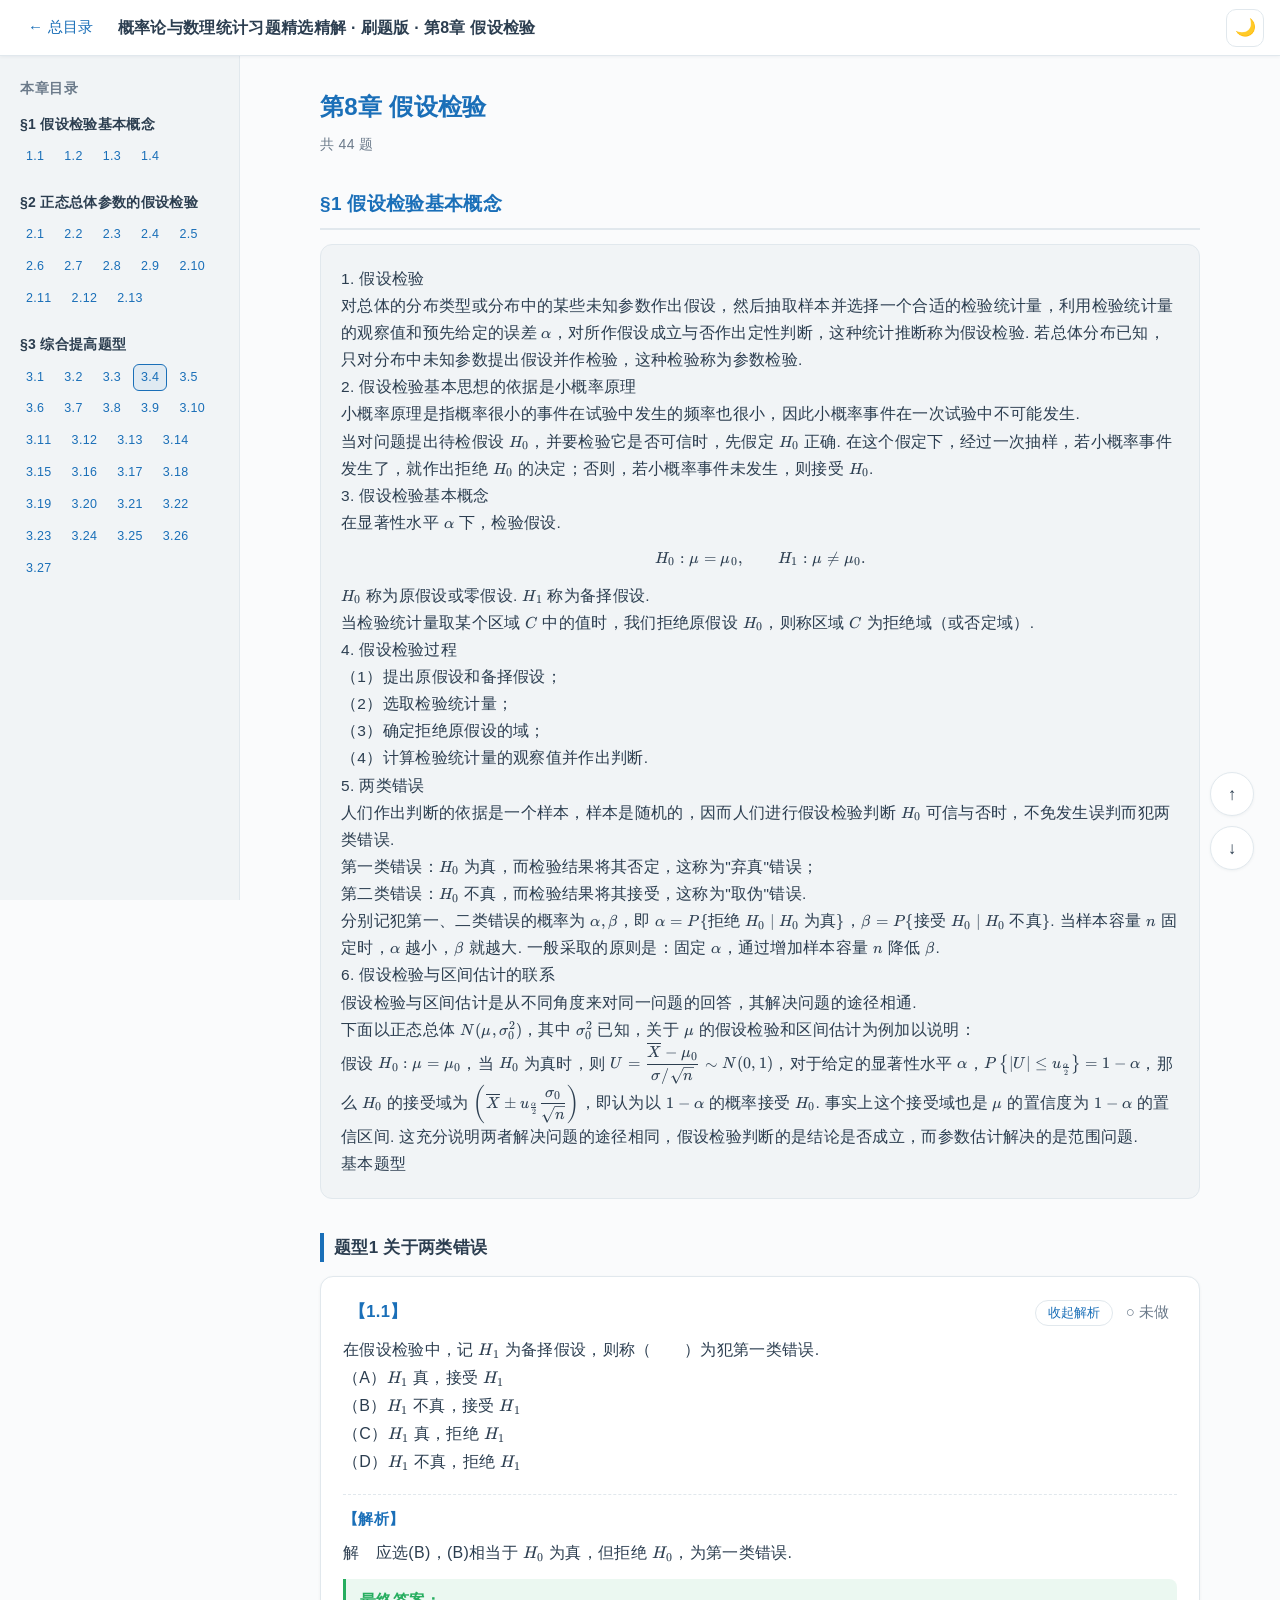
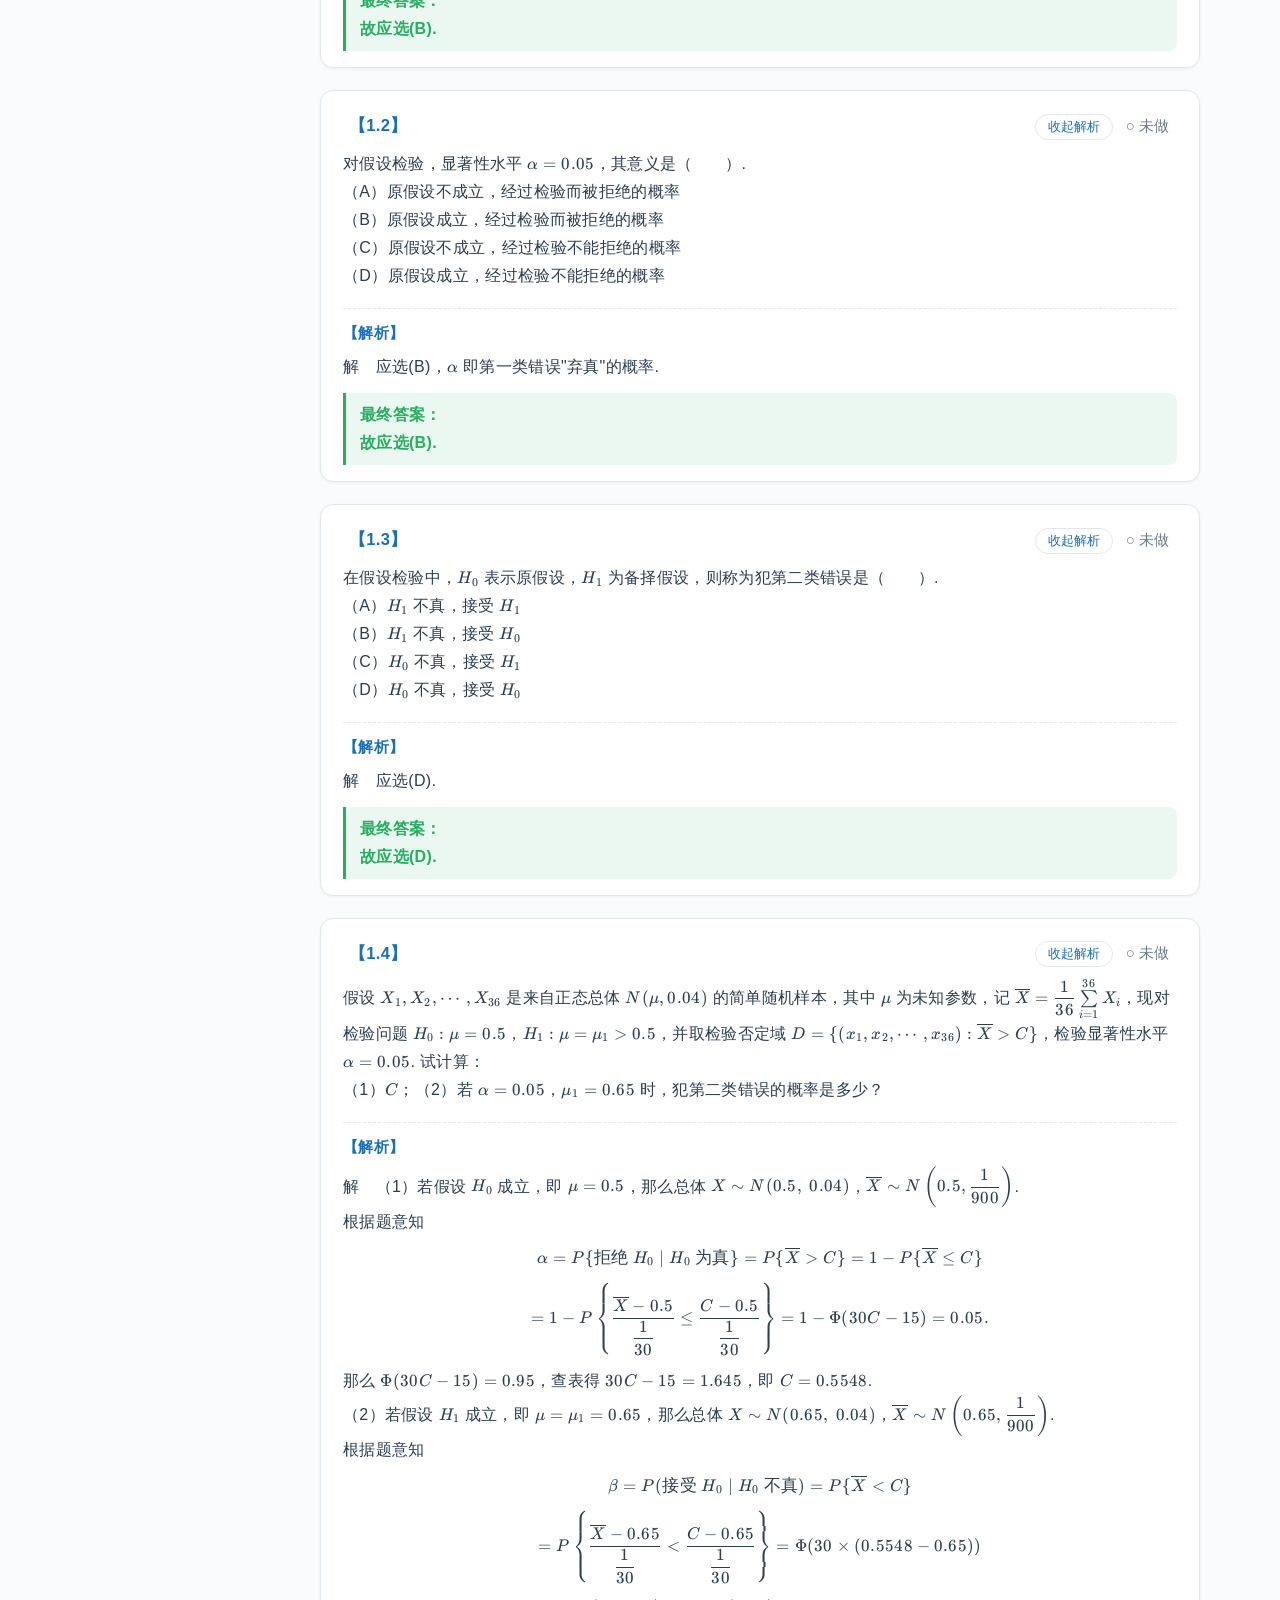
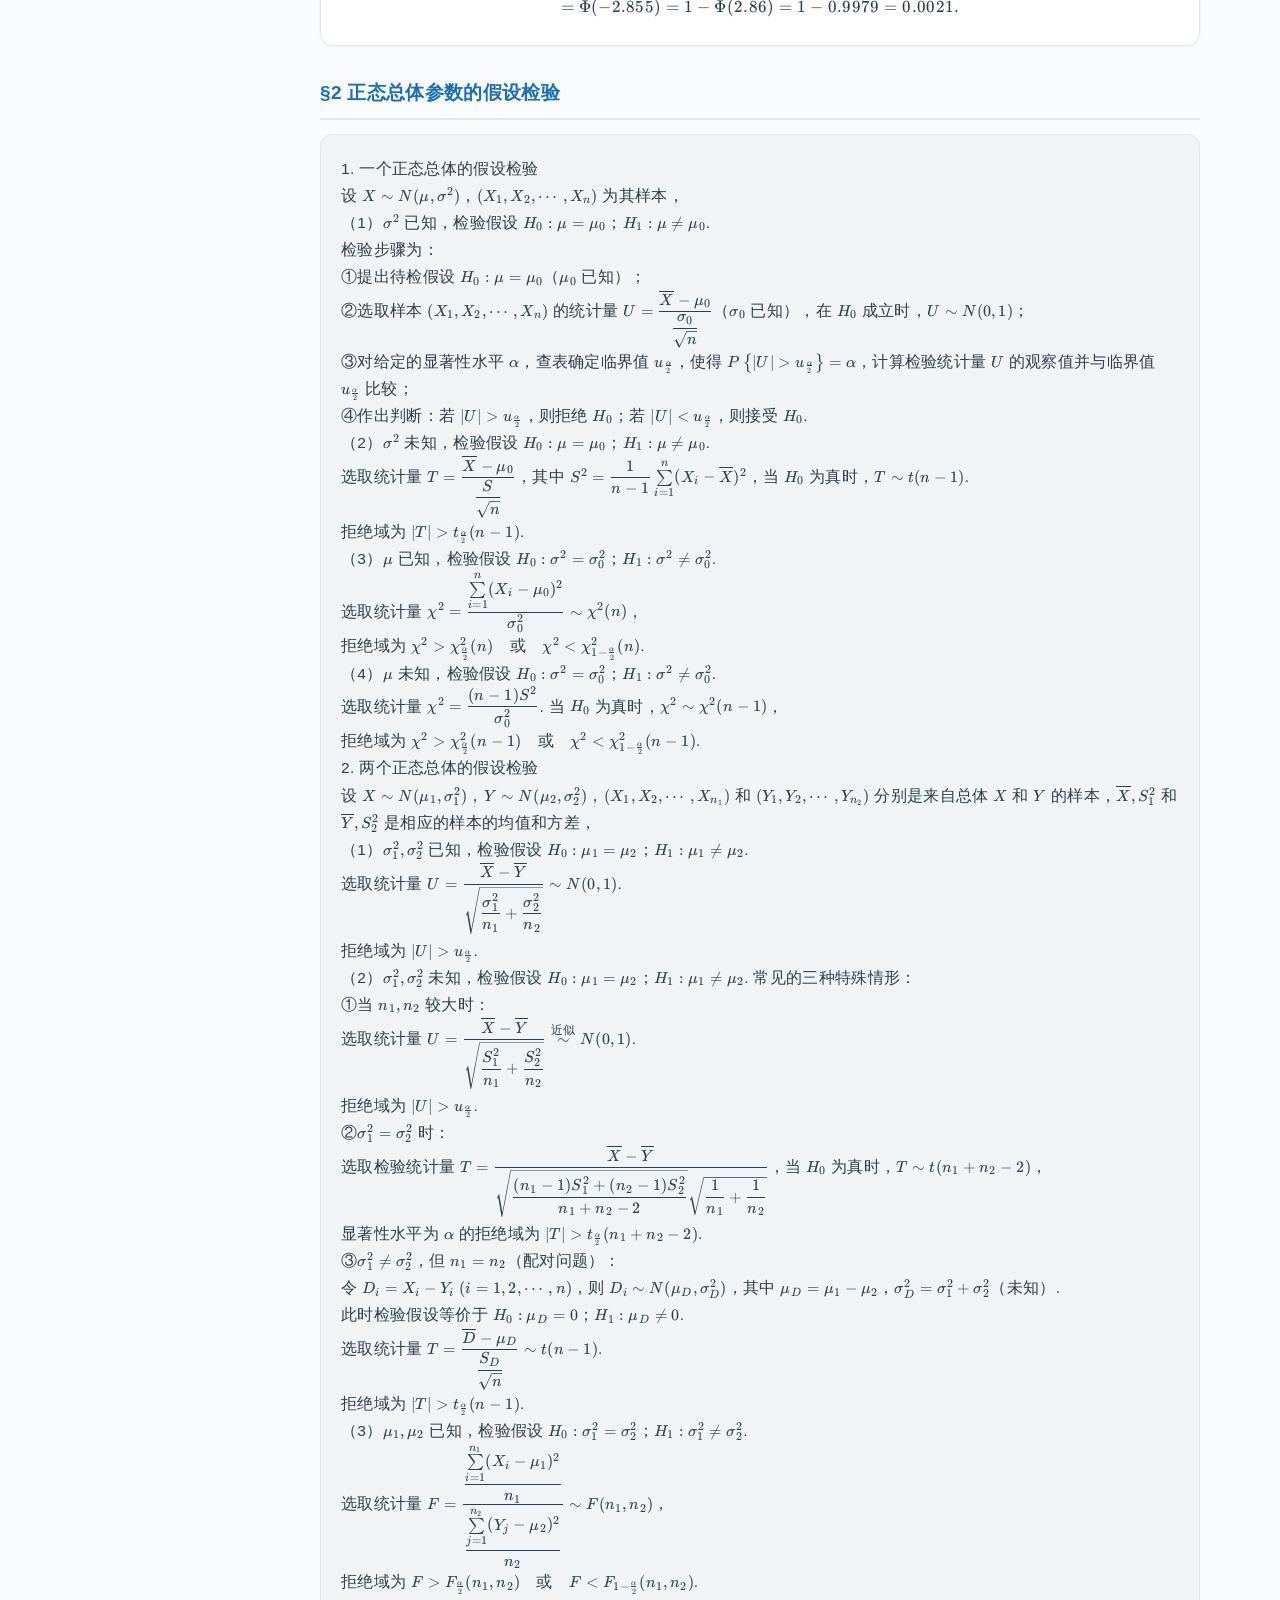
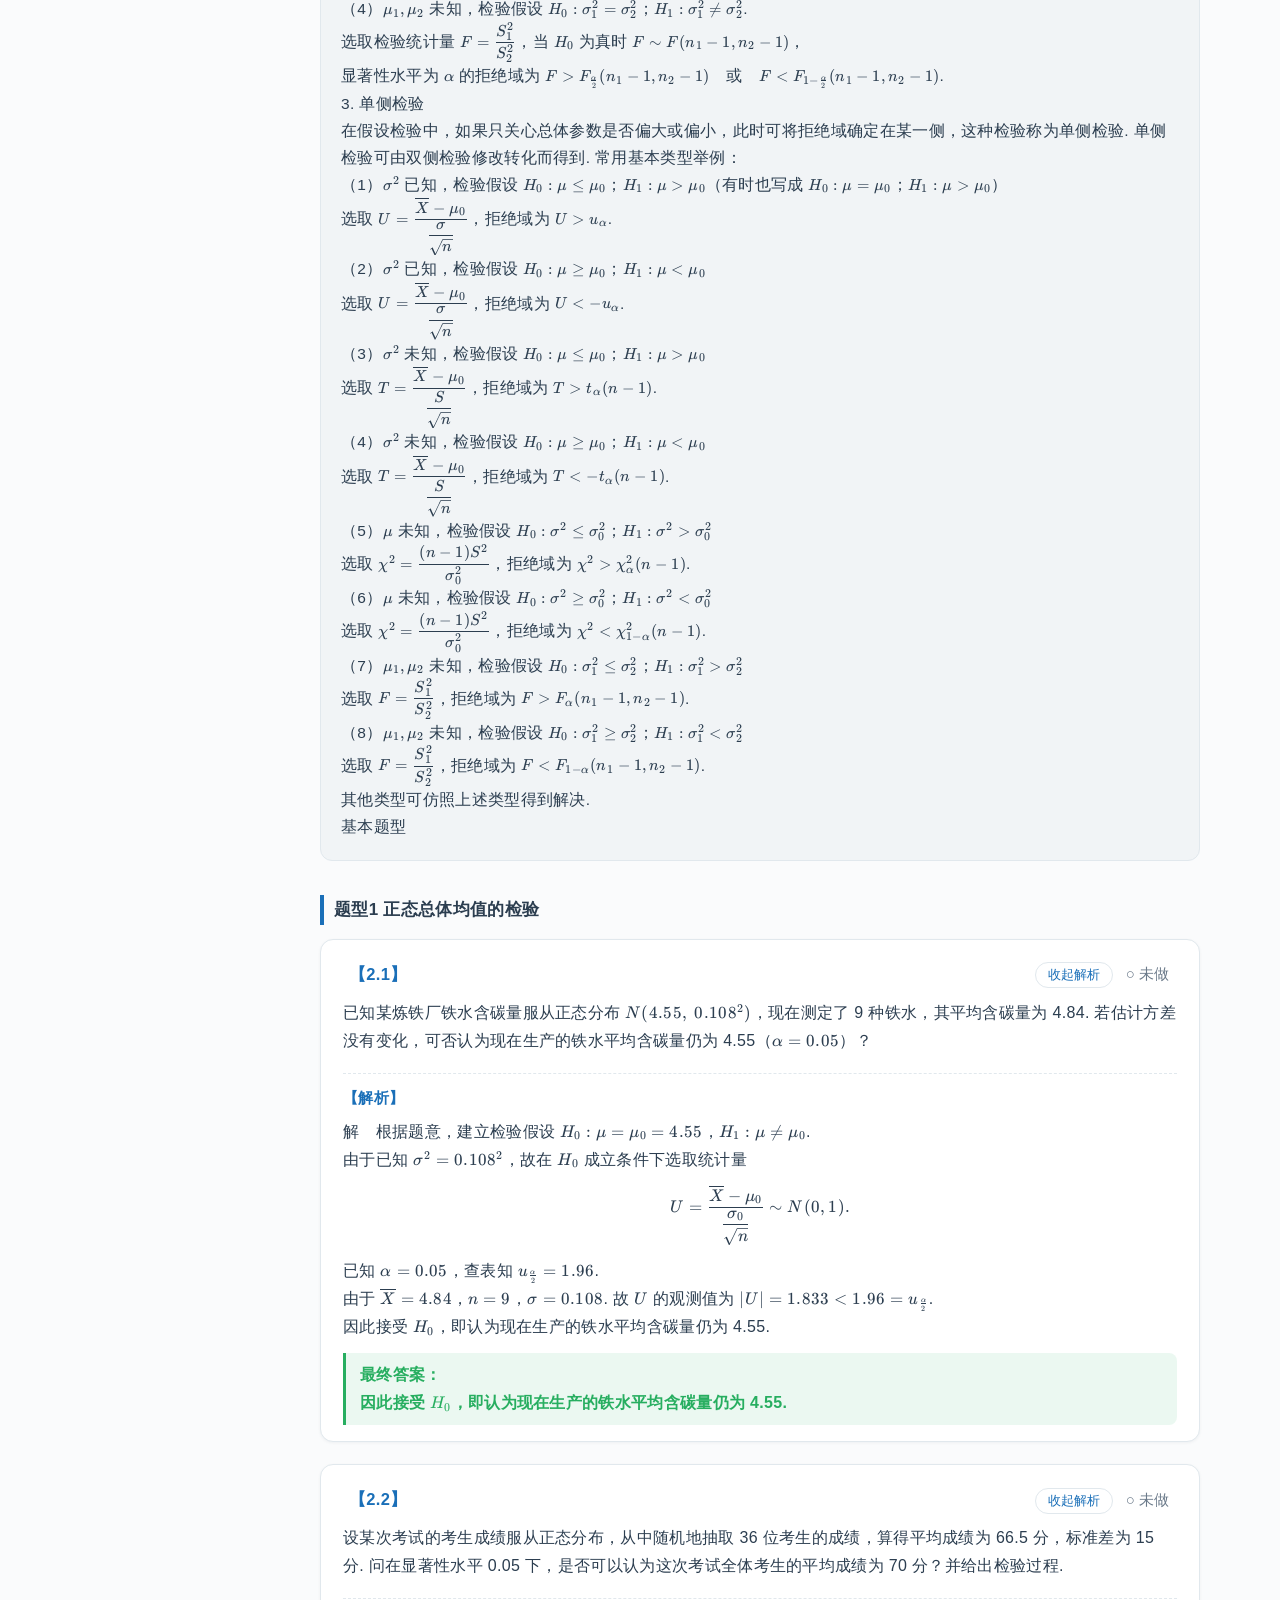
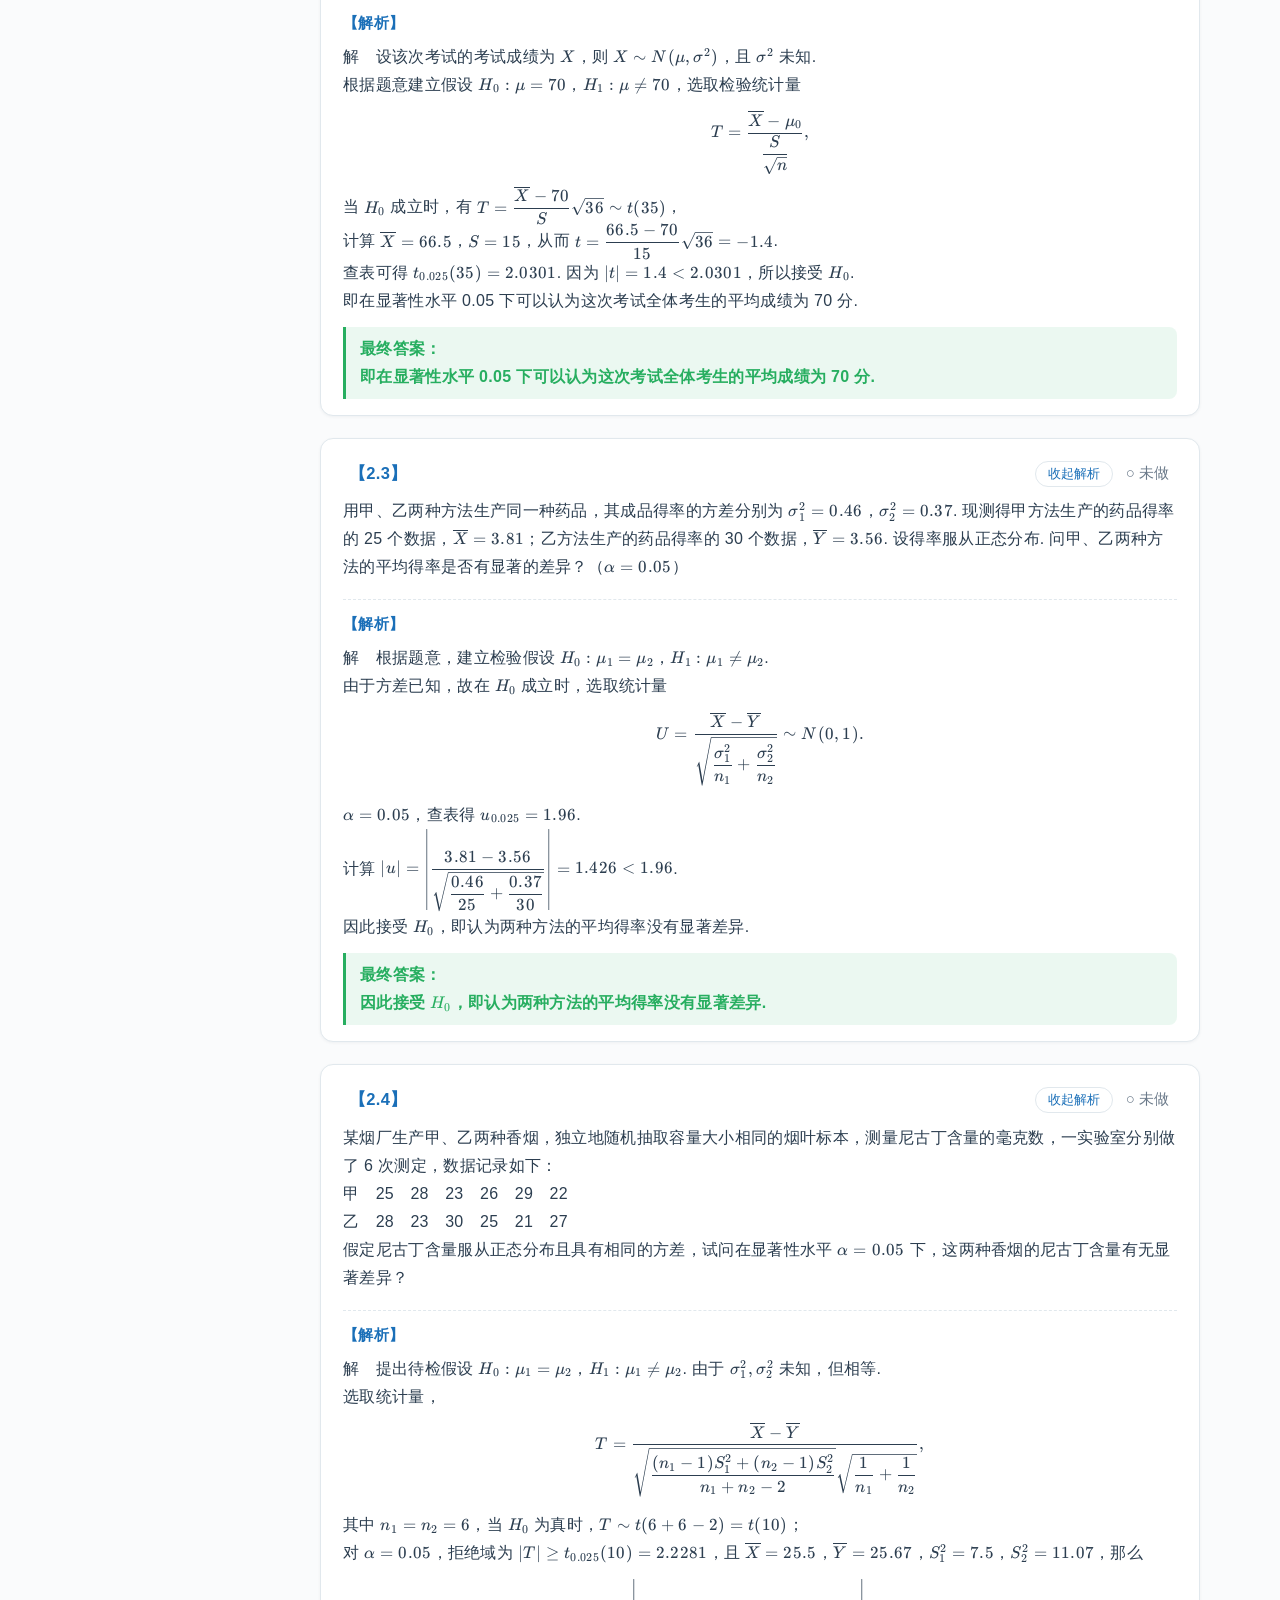
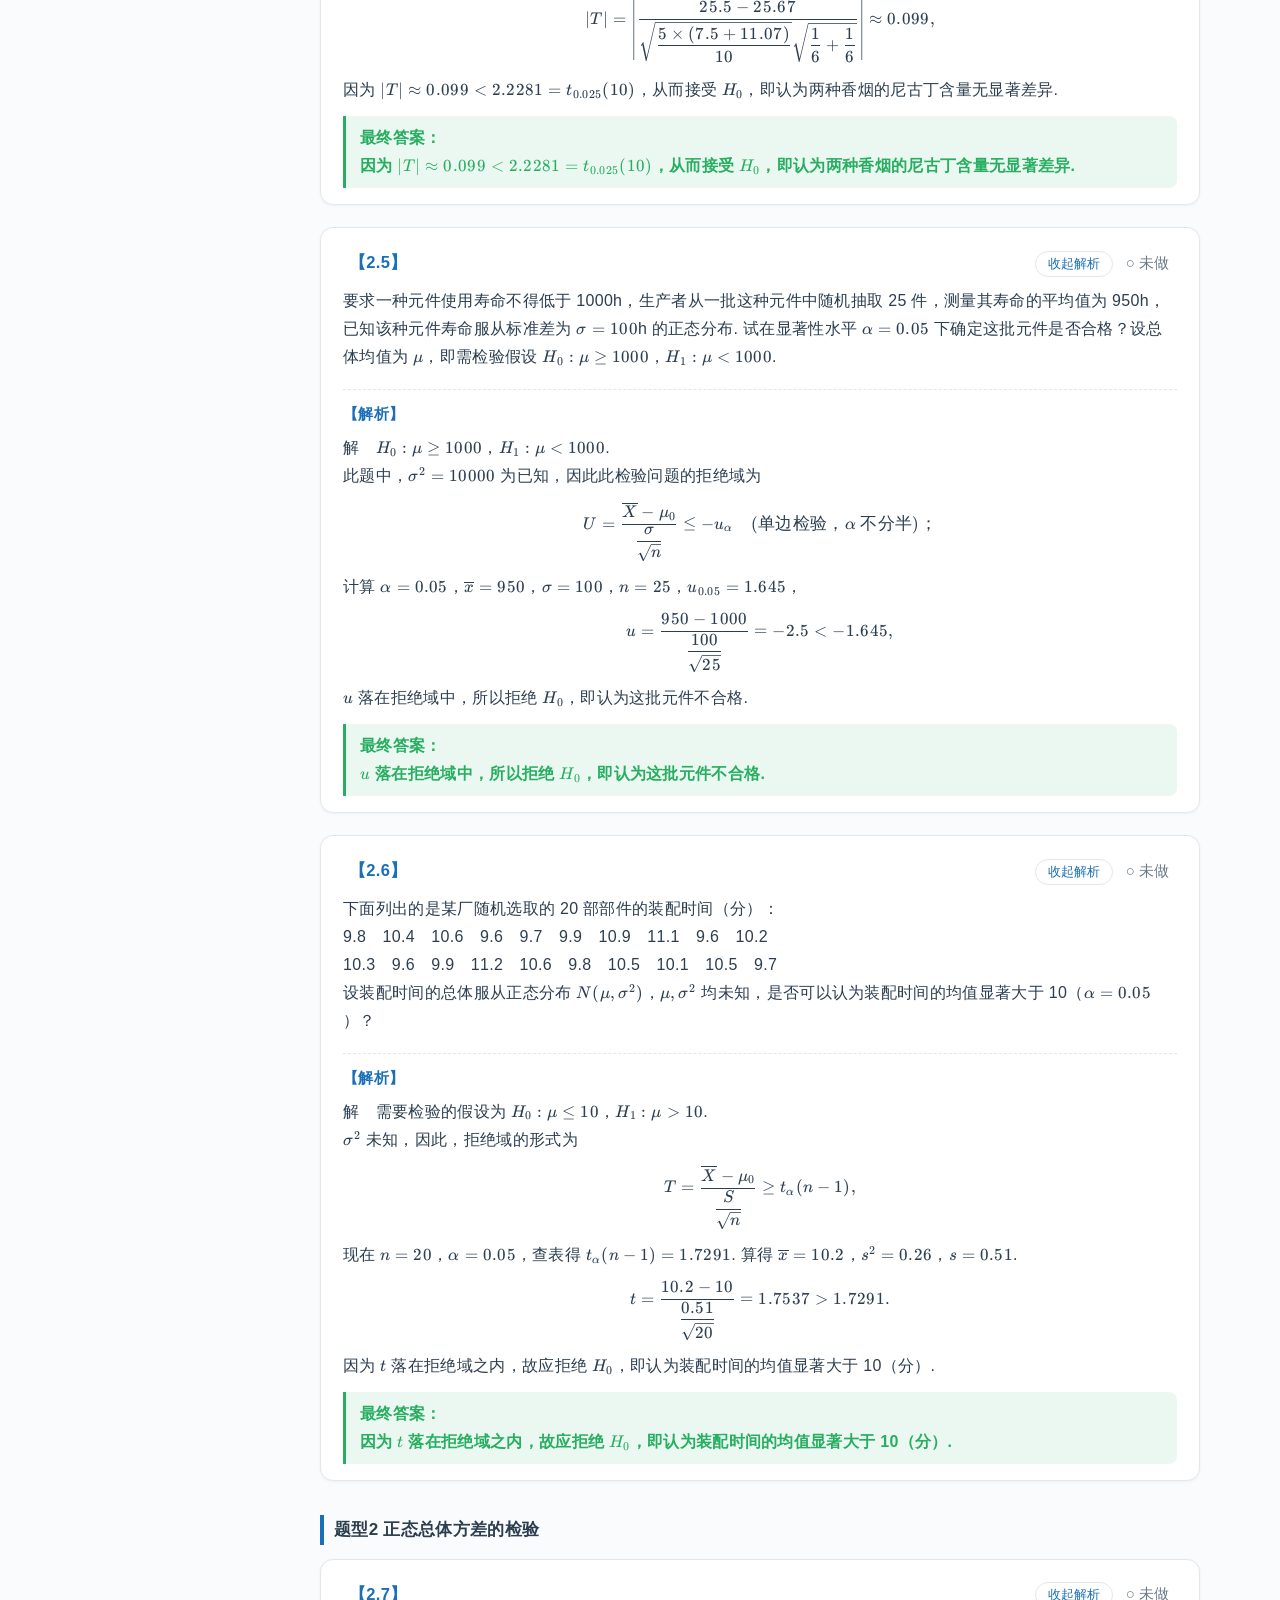
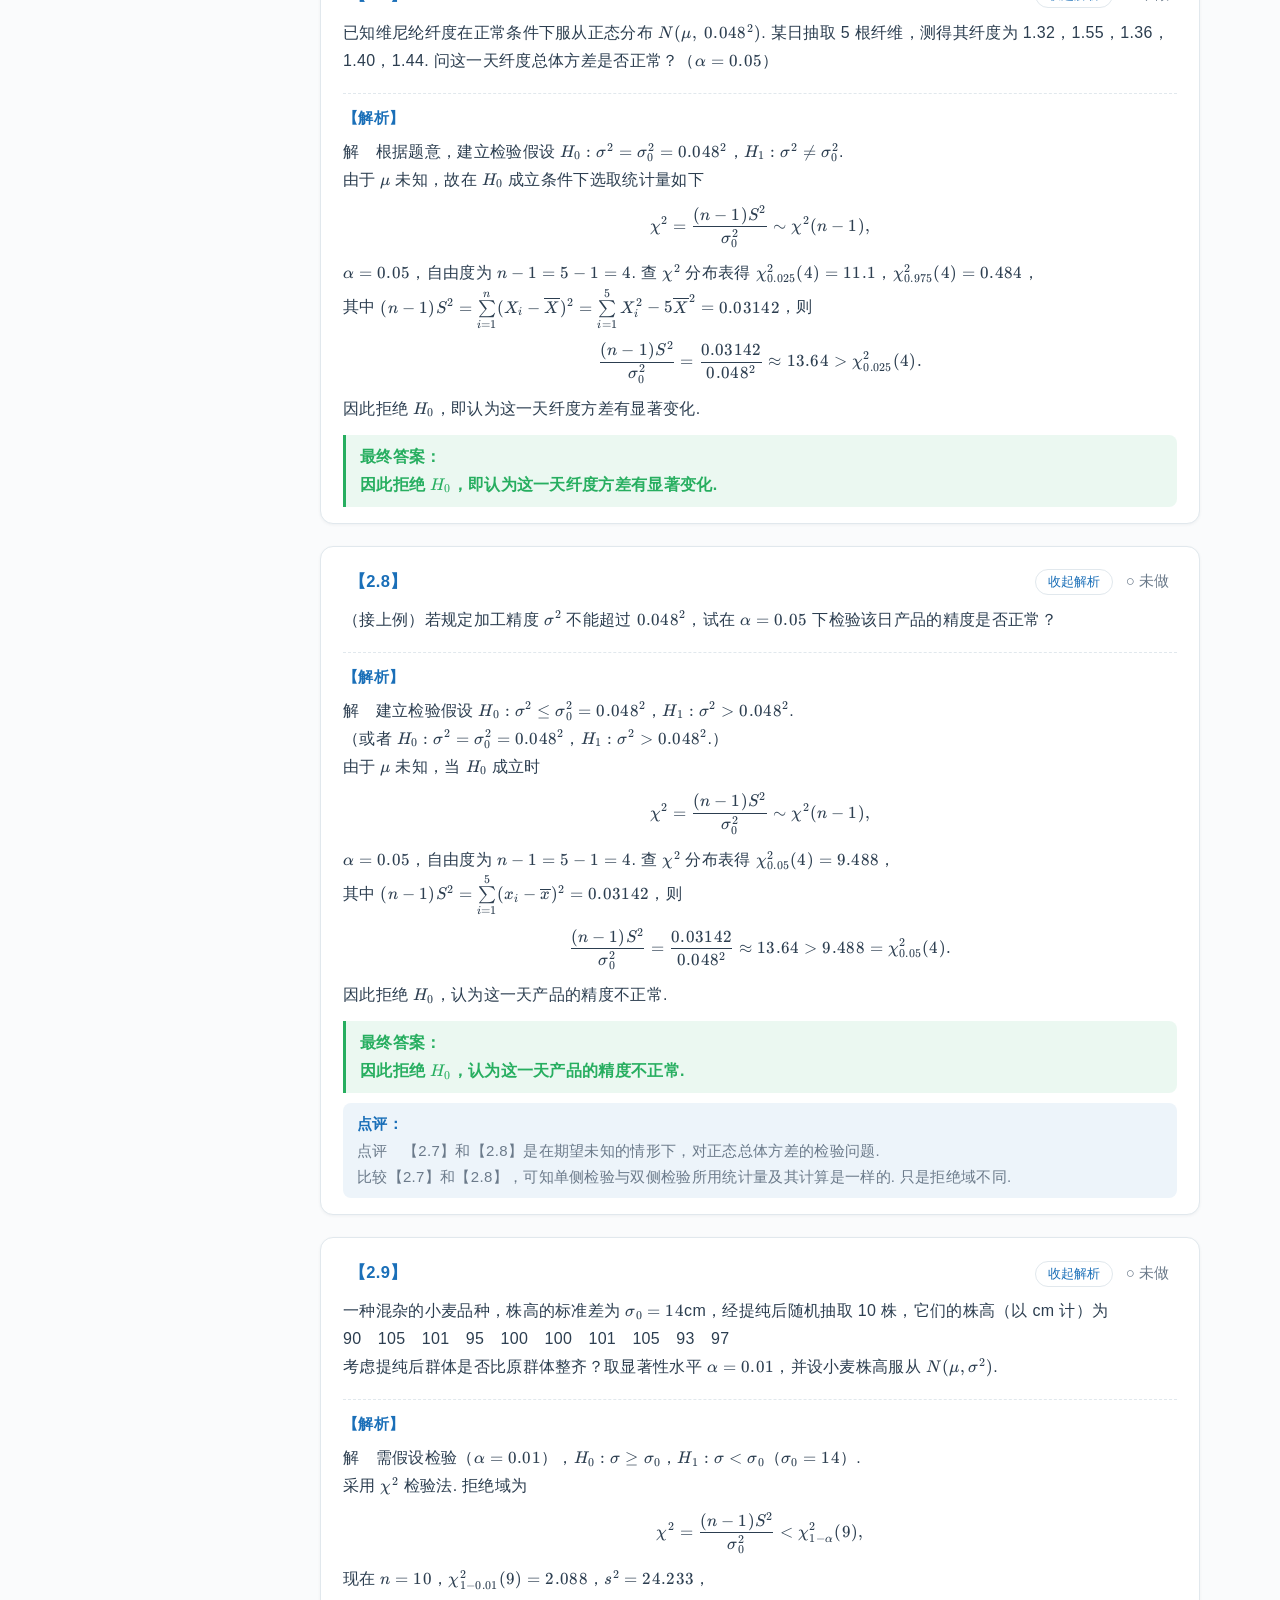
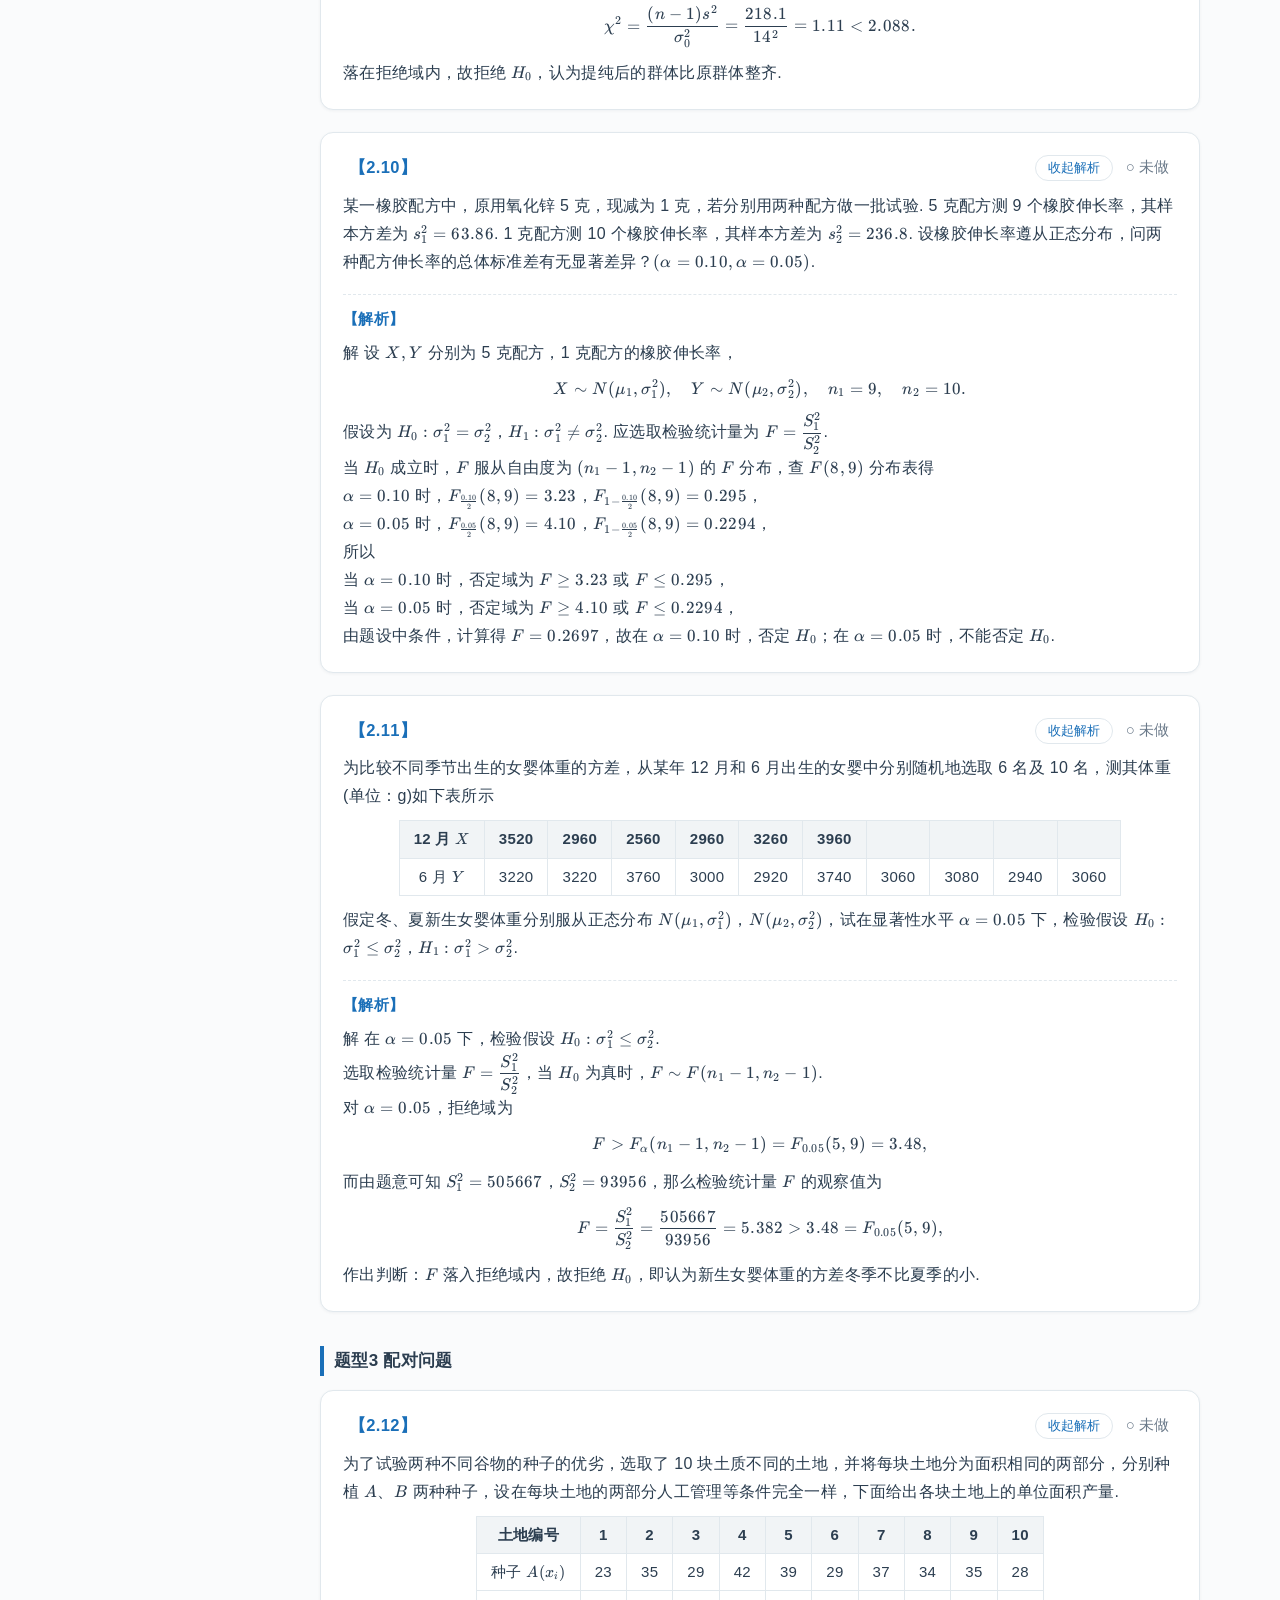
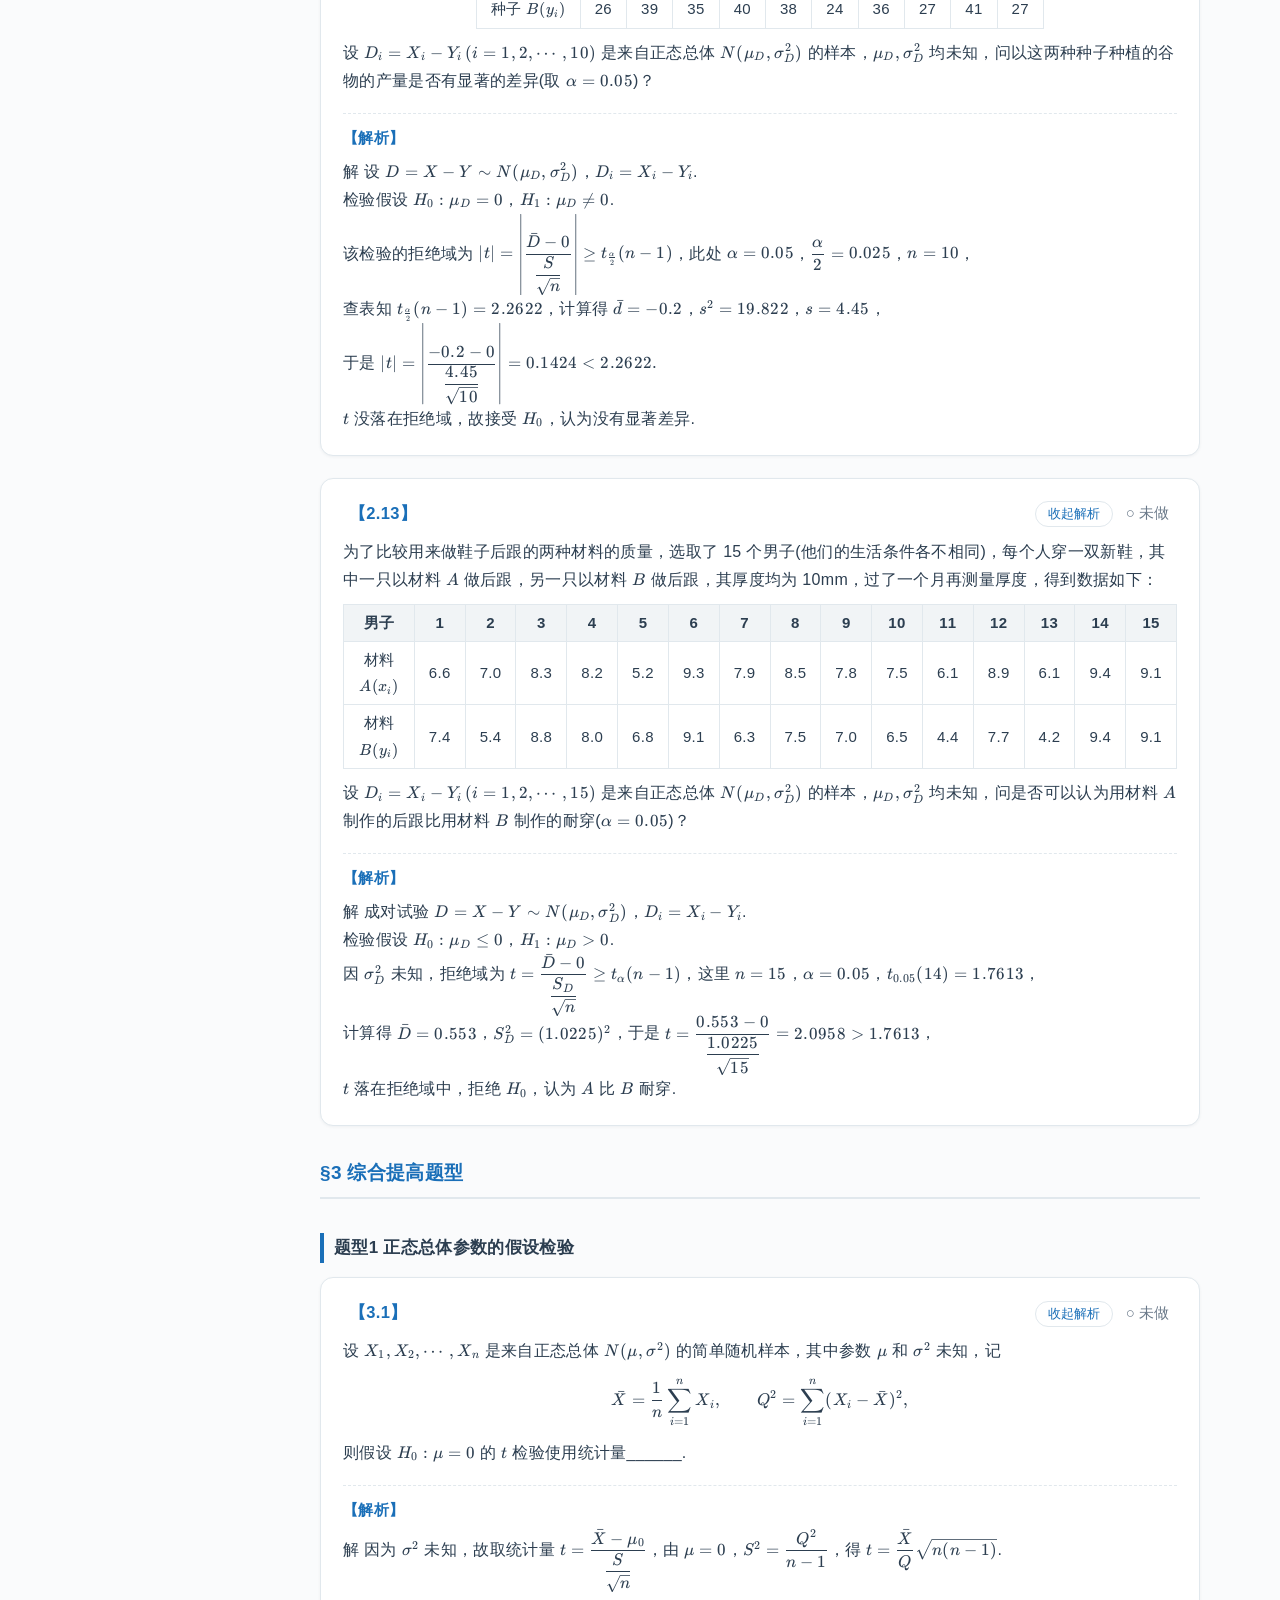
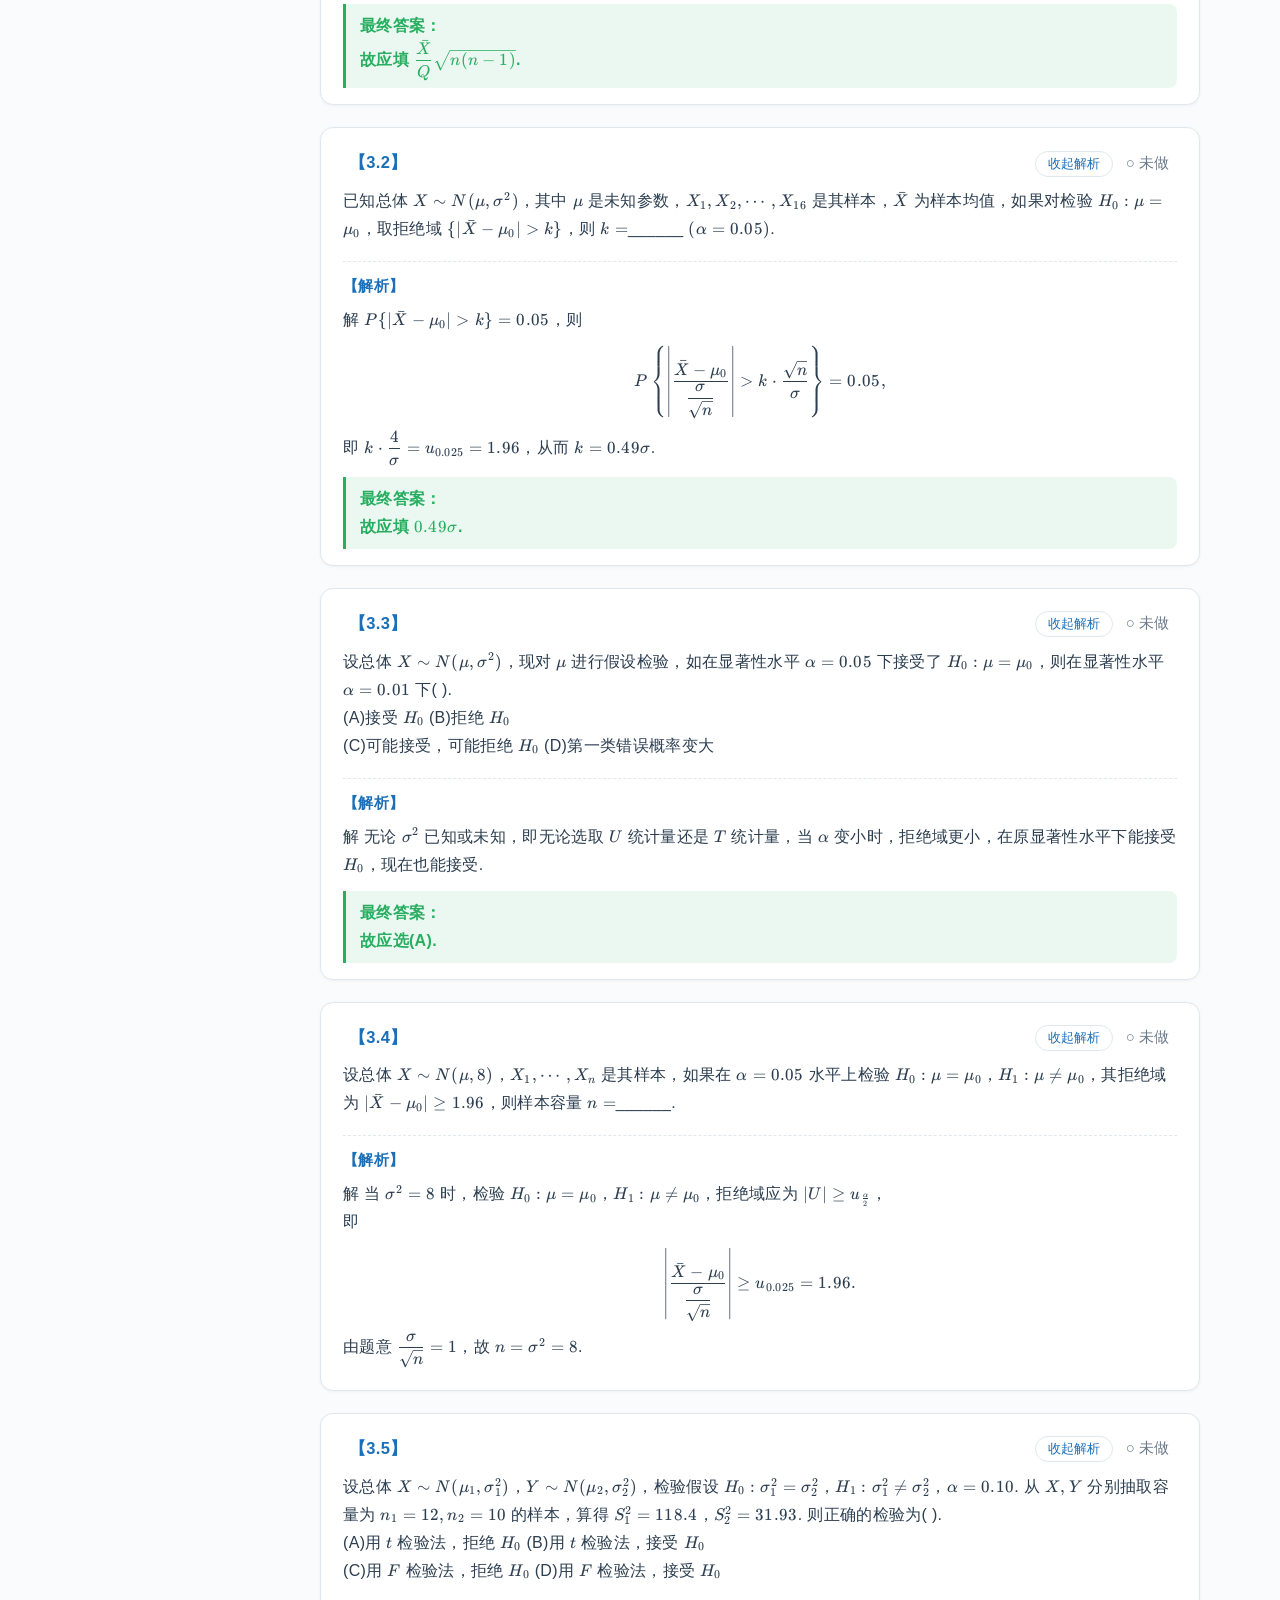
<file: chapters/chapter-08.html>
<!DOCTYPE html>
<html lang="zh-CN">
<head>
<meta charset="UTF-8">
<meta name="viewport" content="width=device-width, initial-scale=1.0">
<title>第8章 假设检验 · 概率论与数理统计习题精选精解 · 刷题版</title>
<link rel="stylesheet" href="../assets/katex/katex.min.css?v=4">
<link rel="stylesheet" href="../assets/style.css?v=4">
</head>
<body data-page="chapter" data-chapter="c8">
<header class="topbar"><button class="icon-btn" id="menuBtn" title="目录">☰</button><a class="back-home" href="../index.html">← 总目录</a><span class="bar-title">概率论与数理统计习题精选精解 · 刷题版 · 第8章 假设检验</span><button class="icon-btn" id="themeBtn" title="切换夜间模式">🌙</button></header>
<div class="mask" id="sidebarMask"></div>
<div class="layout">
<aside class="sidebar" id="sidebar">
<h3>本章目录</h3>
<div class="sec-group">
<a class="sec-name" href="#sec-1">§1 假设检验基本概念</a>
<div class="q-links">
<a href="#q-1-1" data-qid="c8-1.1">1.1</a>
<a href="#q-1-2" data-qid="c8-1.2">1.2</a>
<a href="#q-1-3" data-qid="c8-1.3">1.3</a>
<a href="#q-1-4" data-qid="c8-1.4">1.4</a>
</div></div>
<div class="sec-group">
<a class="sec-name" href="#sec-2">§2 正态总体参数的假设检验</a>
<div class="q-links">
<a href="#q-2-1" data-qid="c8-2.1">2.1</a>
<a href="#q-2-2" data-qid="c8-2.2">2.2</a>
<a href="#q-2-3" data-qid="c8-2.3">2.3</a>
<a href="#q-2-4" data-qid="c8-2.4">2.4</a>
<a href="#q-2-5" data-qid="c8-2.5">2.5</a>
<a href="#q-2-6" data-qid="c8-2.6">2.6</a>
<a href="#q-2-7" data-qid="c8-2.7">2.7</a>
<a href="#q-2-8" data-qid="c8-2.8">2.8</a>
<a href="#q-2-9" data-qid="c8-2.9">2.9</a>
<a href="#q-2-10" data-qid="c8-2.10">2.10</a>
<a href="#q-2-11" data-qid="c8-2.11">2.11</a>
<a href="#q-2-12" data-qid="c8-2.12">2.12</a>
<a href="#q-2-13" data-qid="c8-2.13">2.13</a>
</div></div>
<div class="sec-group">
<a class="sec-name" href="#sec-3">§3 综合提高题型</a>
<div class="q-links">
<a href="#q-3-1" data-qid="c8-3.1">3.1</a>
<a href="#q-3-2" data-qid="c8-3.2">3.2</a>
<a href="#q-3-3" data-qid="c8-3.3">3.3</a>
<a href="#q-3-4" data-qid="c8-3.4">3.4</a>
<a href="#q-3-5" data-qid="c8-3.5">3.5</a>
<a href="#q-3-6" data-qid="c8-3.6">3.6</a>
<a href="#q-3-7" data-qid="c8-3.7">3.7</a>
<a href="#q-3-8" data-qid="c8-3.8">3.8</a>
<a href="#q-3-9" data-qid="c8-3.9">3.9</a>
<a href="#q-3-10" data-qid="c8-3.10">3.10</a>
<a href="#q-3-11" data-qid="c8-3.11">3.11</a>
<a href="#q-3-12" data-qid="c8-3.12">3.12</a>
<a href="#q-3-13" data-qid="c8-3.13">3.13</a>
<a href="#q-3-14" data-qid="c8-3.14">3.14</a>
<a href="#q-3-15" data-qid="c8-3.15">3.15</a>
<a href="#q-3-16" data-qid="c8-3.16">3.16</a>
<a href="#q-3-17" data-qid="c8-3.17">3.17</a>
<a href="#q-3-18" data-qid="c8-3.18">3.18</a>
<a href="#q-3-19" data-qid="c8-3.19">3.19</a>
<a href="#q-3-20" data-qid="c8-3.20">3.20</a>
<a href="#q-3-21" data-qid="c8-3.21">3.21</a>
<a href="#q-3-22" data-qid="c8-3.22">3.22</a>
<a href="#q-3-23" data-qid="c8-3.23">3.23</a>
<a href="#q-3-24" data-qid="c8-3.24">3.24</a>
<a href="#q-3-25" data-qid="c8-3.25">3.25</a>
<a href="#q-3-26" data-qid="c8-3.26">3.26</a>
<a href="#q-3-27" data-qid="c8-3.27">3.27</a>
</div></div>
</aside>
<main class="main"><div class="content">
<div class="chapter-head"><h1>第8章 假设检验</h1><div class="meta">共 44 题</div></div>
<h2 class="sec-title" id="sec-1">§1 假设检验基本概念</h2>
<div class="know-box"><p>1. 假设检验<br>对总体的分布类型或分布中的某些未知参数作出假设，然后抽取样本并选择一个合适的检验统计量，利用检验统计量的观察值和预先给定的误差 $\alpha$，对所作假设成立与否作出定性判断，这种统计推断称为假设检验. 若总体分布已知，只对分布中未知参数提出假设并作检验，这种检验称为参数检验.<br>2. 假设检验基本思想的依据是小概率原理<br>小概率原理是指概率很小的事件在试验中发生的频率也很小，因此小概率事件在一次试验中不可能发生.<br>当对问题提出待检假设 $H_0$，并要检验它是否可信时，先假定 $H_0$ 正确. 在这个假定下，经过一次抽样，若小概率事件发生了，就作出拒绝 $H_0$ 的决定；否则，若小概率事件未发生，则接受 $H_0$.<br>3. 假设检验基本概念<br>在显著性水平 $\alpha$ 下，检验假设.</p>
<p class="dmath">$$H_0:\mu=\mu_0,\qquad H_1:\mu\ne\mu_0.$$</p>
<p>$H_0$ 称为原假设或零假设. $H_1$ 称为备择假设.<br>当检验统计量取某个区域 $C$ 中的值时，我们拒绝原假设 $H_0$，则称区域 $C$ 为拒绝域（或否定域）.<br>4. 假设检验过程<br>（1）提出原假设和备择假设；<br>（2）选取检验统计量；<br>（3）确定拒绝原假设的域；<br>（4）计算检验统计量的观察值并作出判断.<br>5. 两类错误<br>人们作出判断的依据是一个样本，样本是随机的，因而人们进行假设检验判断 $H_0$ 可信与否时，不免发生误判而犯两类错误.<br>第一类错误：$H_0$ 为真，而检验结果将其否定，这称为"弃真"错误；<br>第二类错误：$H_0$ 不真，而检验结果将其接受，这称为"取伪"错误.<br>分别记犯第一、二类错误的概率为 $\alpha,\beta$，即 $\alpha=P\{\text{拒绝 }H_0\mid H_0\text{ 为真}\}$，$\beta=P\{\text{接受 }H_0\mid H_0\text{ 不真}\}$. 当样本容量 $n$ 固定时，$\alpha$ 越小，$\beta$ 就越大. 一般采取的原则是：固定 $\alpha$，通过增加样本容量 $n$ 降低 $\beta$.<br>6. 假设检验与区间估计的联系<br>假设检验与区间估计是从不同角度来对同一问题的回答，其解决问题的途径相通.<br>下面以正态总体 $N(\mu,\sigma_0^2)$，其中 $\sigma_0^2$ 已知，关于 $\mu$ 的假设检验和区间估计为例加以说明：<br>假设 $H_0:\mu=\mu_0$，当 $H_0$ 为真时，则 $U=\dfrac{\overline{X}-\mu_0}{\sigma/\sqrt{n}}\sim N(0,1)$，对于给定的显著性水平 $\alpha$，$P\left\{|U|\le u_{\frac{\alpha}{2}}\right\}=1-\alpha$，那么 $H_0$ 的接受域为 $\left(\overline{X}\pm u_{\frac{\alpha}{2}}\dfrac{\sigma_0}{\sqrt{n}}\right)$，即认为以 $1-\alpha$ 的概率接受 $H_0$. 事实上这个接受域也是 $\mu$ 的置信度为 $1-\alpha$ 的置信区间. 这充分说明两者解决问题的途径相同，假设检验判断的是结论是否成立，而参数估计解决的是范围问题.<br>基本题型</p></div>
<div class="block-title">题型1 关于两类错误</div>
<section class="q-card" id="q-1-1" data-qid="c8-1.1">
<div class="q-head"><span class="q-num">【1.1】</span><span>
<button class="toggle-btn">收起解析</button> <button class="mark-btn">○ 未做</button></span></div>
<div class="q-body"><p>在假设检验中，记 $H_1$ 为备择假设，则称（　　）为犯第一类错误.<br>（A）$H_1$ 真，接受 $H_1$<br>（B）$H_1$ 不真，接受 $H_1$<br>（C）$H_1$ 真，拒绝 $H_1$<br>（D）$H_1$ 不真，拒绝 $H_1$</p></div>
<div class="sol-wrap">
<hr class="sol-divider"><div class="sol-body"><span class="sol-label">【解析】</span><p>解　应选(B)，(B)相当于 $H_0$ 为真，但拒绝 $H_0$，为第一类错误.</p></div>
<div class="ans-line">最终答案：<p>故应选(B).</p></div>
</div></section>
<section class="q-card" id="q-1-2" data-qid="c8-1.2">
<div class="q-head"><span class="q-num">【1.2】</span><span>
<button class="toggle-btn">收起解析</button> <button class="mark-btn">○ 未做</button></span></div>
<div class="q-body"><p>对假设检验，显著性水平 $\alpha=0.05$，其意义是（　　）.<br>（A）原假设不成立，经过检验而被拒绝的概率<br>（B）原假设成立，经过检验而被拒绝的概率<br>（C）原假设不成立，经过检验不能拒绝的概率<br>（D）原假设成立，经过检验不能拒绝的概率</p></div>
<div class="sol-wrap">
<hr class="sol-divider"><div class="sol-body"><span class="sol-label">【解析】</span><p>解　应选(B)，$\alpha$ 即第一类错误"弃真"的概率.</p></div>
<div class="ans-line">最终答案：<p>故应选(B).</p></div>
</div></section>
<section class="q-card" id="q-1-3" data-qid="c8-1.3">
<div class="q-head"><span class="q-num">【1.3】</span><span>
<button class="toggle-btn">收起解析</button> <button class="mark-btn">○ 未做</button></span></div>
<div class="q-body"><p>在假设检验中，$H_0$ 表示原假设，$H_1$ 为备择假设，则称为犯第二类错误是（　　）.<br>（A）$H_1$ 不真，接受 $H_1$<br>（B）$H_1$ 不真，接受 $H_0$<br>（C）$H_0$ 不真，接受 $H_1$<br>（D）$H_0$ 不真，接受 $H_0$</p></div>
<div class="sol-wrap">
<hr class="sol-divider"><div class="sol-body"><span class="sol-label">【解析】</span><p>解　应选(D).</p></div>
<div class="ans-line">最终答案：<p>故应选(D).</p></div>
</div></section>
<section class="q-card" id="q-1-4" data-qid="c8-1.4">
<div class="q-head"><span class="q-num">【1.4】</span><span>
<button class="toggle-btn">收起解析</button> <button class="mark-btn">○ 未做</button></span></div>
<div class="q-body"><p>假设 $X_1,X_2,\cdots,X_{36}$ 是来自正态总体 $N(\mu,0.04)$ 的简单随机样本，其中 $\mu$ 为未知参数，记 $\overline{X}=\dfrac{1}{36}\sum\limits_{i=1}^{36}X_i$，现对检验问题 $H_0:\mu=0.5$，$H_1:\mu=\mu_1&gt;0.5$，并取检验否定域 $D=\{(x_1,x_2,\cdots,x_{36}):\overline{X}&gt;C\}$，检验显著性水平 $\alpha=0.05$. 试计算：<br>（1）$C$；（2）若 $\alpha=0.05$，$\mu_1=0.65$ 时，犯第二类错误的概率是多少？</p></div>
<div class="sol-wrap">
<hr class="sol-divider"><div class="sol-body"><span class="sol-label">【解析】</span><p>解　（1）若假设 $H_0$ 成立，即 $\mu=0.5$，那么总体 $X\sim N(0.5,\ 0.04)$，$\overline{X}\sim N\left(0.5,\dfrac{1}{900}\right)$.<br>根据题意知</p>
<p class="dmath">$$\alpha=P\{\text{拒绝 }H_0\mid H_0\text{ 为真}\}=P\{\overline{X}&gt;C\}=1-P\{\overline{X}\le C\}$$</p>
<p class="dmath">$$=1-P\left\{\dfrac{\overline{X}-0.5}{\dfrac{1}{30}}\le\dfrac{C-0.5}{\dfrac{1}{30}}\right\}=1-\Phi(30C-15)=0.05.$$</p>
<p>那么 $\Phi(30C-15)=0.95$，查表得 $30C-15=1.645$，即 $C=0.5548$.<br>（2）若假设 $H_1$ 成立，即 $\mu=\mu_1=0.65$，那么总体 $X\sim N(0.65,\ 0.04)$，$\overline{X}\sim N\left(0.65,\dfrac{1}{900}\right)$.<br>根据题意知</p>
<p class="dmath">$$\beta=P(\text{接受 }H_0\mid H_0\text{ 不真})=P\{\overline{X}&lt;C\}$$</p>
<p class="dmath">$$=P\left\{\dfrac{\overline{X}-0.65}{\dfrac{1}{30}}&lt;\dfrac{C-0.65}{\dfrac{1}{30}}\right\}=\Phi(30\times(0.5548-0.65))$$</p>
<p class="dmath">$$=\Phi(-2.855)=1-\Phi(2.86)=1-0.9979=0.0021.$$</p></div>
</div></section>
<h2 class="sec-title" id="sec-2">§2 正态总体参数的假设检验</h2>
<div class="know-box"><p>1. 一个正态总体的假设检验<br>设 $X\sim N(\mu,\sigma^2)$，$(X_1,X_2,\cdots,X_n)$ 为其样本，<br>（1）$\sigma^2$ 已知，检验假设 $H_0:\mu=\mu_0$；$H_1:\mu\ne\mu_0$.<br>检验步骤为：<br>①提出待检假设 $H_0:\mu=\mu_0$（$\mu_0$ 已知）；<br>②选取样本 $(X_1,X_2,\cdots,X_n)$ 的统计量 $U=\dfrac{\overline{X}-\mu_0}{\dfrac{\sigma_0}{\sqrt{n}}}$（$\sigma_0$ 已知），在 $H_0$ 成立时，$U\sim N(0,1)$；<br>③对给定的显著性水平 $\alpha$，查表确定临界值 $u_{\frac{\alpha}{2}}$，使得 $P\left\{|U|&gt;u_{\frac{\alpha}{2}}\right\}=\alpha$，计算检验统计量 $U$ 的观察值并与临界值 $u_{\frac{\alpha}{2}}$ 比较；<br>④作出判断：若 $|U|&gt;u_{\frac{\alpha}{2}}$，则拒绝 $H_0$；若 $|U|&lt;u_{\frac{\alpha}{2}}$，则接受 $H_0$.<br>（2）$\sigma^2$ 未知，检验假设 $H_0:\mu=\mu_0$；$H_1:\mu\ne\mu_0$.<br>选取统计量 $T=\dfrac{\overline{X}-\mu_0}{\dfrac{S}{\sqrt{n}}}$，其中 $S^2=\dfrac{1}{n-1}\sum\limits_{i=1}^{n}(X_i-\overline{X})^2$，当 $H_0$ 为真时，$T\sim t(n-1)$.<br>拒绝域为 $|T|&gt;t_{\frac{\alpha}{2}}(n-1)$.<br>（3）$\mu$ 已知，检验假设 $H_0:\sigma^2=\sigma_0^2$；$H_1:\sigma^2\ne\sigma_0^2$.<br>选取统计量 $\chi^2=\dfrac{\sum\limits_{i=1}^{n}(X_i-\mu_0)^2}{\sigma_0^2}\sim\chi^2(n)$，<br>拒绝域为 $\chi^2&gt;\chi_{\frac{\alpha}{2}}^2(n)$　或　$\chi^2&lt;\chi_{1-\frac{\alpha}{2}}^2(n)$.<br>（4）$\mu$ 未知，检验假设 $H_0:\sigma^2=\sigma_0^2$；$H_1:\sigma^2\ne\sigma_0^2$.<br>选取统计量 $\chi^2=\dfrac{(n-1)S^2}{\sigma_0^2}$. 当 $H_0$ 为真时，$\chi^2\sim\chi^2(n-1)$，<br>拒绝域为 $\chi^2&gt;\chi_{\frac{\alpha}{2}}^2(n-1)$　或　$\chi^2&lt;\chi_{1-\frac{\alpha}{2}}^2(n-1)$.<br>2. 两个正态总体的假设检验<br>设 $X\sim N(\mu_1,\sigma_1^2)$，$Y\sim N(\mu_2,\sigma_2^2)$，$(X_1,X_2,\cdots,X_{n_1})$ 和 $(Y_1,Y_2,\cdots,Y_{n_2})$ 分别是来自总体 $X$ 和 $Y$ 的样本，$\overline{X},S_1^2$ 和 $\overline{Y},S_2^2$ 是相应的样本的均值和方差，<br>（1）$\sigma_1^2,\sigma_2^2$ 已知，检验假设 $H_0:\mu_1=\mu_2$；$H_1:\mu_1\ne\mu_2$.<br>选取统计量 $U=\dfrac{\overline{X}-\overline{Y}}{\sqrt{\dfrac{\sigma_1^2}{n_1}+\dfrac{\sigma_2^2}{n_2}}}\sim N(0,1)$.<br>拒绝域为 $|U|&gt;u_{\frac{\alpha}{2}}$.<br>（2）$\sigma_1^2,\sigma_2^2$ 未知，检验假设 $H_0:\mu_1=\mu_2$；$H_1:\mu_1\ne\mu_2$. 常见的三种特殊情形：<br>①当 $n_1,n_2$ 较大时：<br>选取统计量 $U=\dfrac{\overline{X}-\overline{Y}}{\sqrt{\dfrac{S_1^2}{n_1}+\dfrac{S_2^2}{n_2}}}\overset{\text{近似}}{\sim}N(0,1)$.<br>拒绝域为 $|U|&gt;u_{\frac{\alpha}{2}}$.<br>②$\sigma_1^2=\sigma_2^2$ 时：<br>选取检验统计量 $T=\dfrac{\overline{X}-\overline{Y}}{\sqrt{\dfrac{(n_1-1)S_1^2+(n_2-1)S_2^2}{n_1+n_2-2}}\sqrt{\dfrac{1}{n_1}+\dfrac{1}{n_2}}}$，当 $H_0$ 为真时，$T\sim t(n_1+n_2-2)$，<br>显著性水平为 $\alpha$ 的拒绝域为 $|T|&gt;t_{\frac{\alpha}{2}}(n_1+n_2-2)$.<br>③$\sigma_1^2\ne\sigma_2^2$，但 $n_1=n_2$（配对问题）：<br>令 $D_i=X_i-Y_i\ (i=1,2,\cdots,n)$，则 $D_i\sim N(\mu_D,\sigma_D^2)$，其中 $\mu_D=\mu_1-\mu_2$，$\sigma_D^2=\sigma_1^2+\sigma_2^2$（未知）.<br>此时检验假设等价于 $H_0:\mu_D=0$；$H_1:\mu_D\ne0$.<br>选取统计量 $T=\dfrac{\overline{D}-\mu_D}{\dfrac{S_D}{\sqrt{n}}}\sim t(n-1)$.<br>拒绝域为 $|T|&gt;t_{\frac{\alpha}{2}}(n-1)$.<br>（3）$\mu_1,\mu_2$ 已知，检验假设 $H_0:\sigma_1^2=\sigma_2^2$；$H_1:\sigma_1^2\ne\sigma_2^2$.<br>选取统计量 $F=\dfrac{\dfrac{\sum\limits_{i=1}^{n_1}(X_i-\mu_1)^2}{n_1}}{\dfrac{\sum\limits_{j=1}^{n_2}(Y_j-\mu_2)^2}{n_2}}\sim F(n_1,n_2)$，<br>拒绝域为 $F&gt;F_{\frac{\alpha}{2}}(n_1,n_2)$　或　$F&lt;F_{1-\frac{\alpha}{2}}(n_1,n_2)$.<br>（4）$\mu_1,\mu_2$ 未知，检验假设 $H_0:\sigma_1^2=\sigma_2^2$；$H_1:\sigma_1^2\ne\sigma_2^2$.<br>选取检验统计量 $F=\dfrac{S_1^2}{S_2^2}$，当 $H_0$ 为真时 $F\sim F(n_1-1,n_2-1)$，<br>显著性水平为 $\alpha$ 的拒绝域为 $F&gt;F_{\frac{\alpha}{2}}(n_1-1,n_2-1)$　或　$F&lt;F_{1-\frac{\alpha}{2}}(n_1-1,n_2-1)$.<br>3. 单侧检验<br>在假设检验中，如果只关心总体参数是否偏大或偏小，此时可将拒绝域确定在某一侧，这种检验称为单侧检验. 单侧检验可由双侧检验修改转化而得到. 常用基本类型举例：<br>（1）$\sigma^2$ 已知，检验假设 $H_0:\mu\le\mu_0$；$H_1:\mu&gt;\mu_0$（有时也写成 $H_0:\mu=\mu_0$；$H_1:\mu&gt;\mu_0$）<br>选取 $U=\dfrac{\overline{X}-\mu_0}{\dfrac{\sigma}{\sqrt{n}}}$，拒绝域为 $U&gt;u_\alpha$.<br>（2）$\sigma^2$ 已知，检验假设 $H_0:\mu\ge\mu_0$；$H_1:\mu&lt;\mu_0$<br>选取 $U=\dfrac{\overline{X}-\mu_0}{\dfrac{\sigma}{\sqrt{n}}}$，拒绝域为 $U&lt;-u_\alpha$.<br>（3）$\sigma^2$ 未知，检验假设 $H_0:\mu\le\mu_0$；$H_1:\mu&gt;\mu_0$<br>选取 $T=\dfrac{\overline{X}-\mu_0}{\dfrac{S}{\sqrt{n}}}$，拒绝域为 $T&gt;t_\alpha(n-1)$.<br>（4）$\sigma^2$ 未知，检验假设 $H_0:\mu\ge\mu_0$；$H_1:\mu&lt;\mu_0$<br>选取 $T=\dfrac{\overline{X}-\mu_0}{\dfrac{S}{\sqrt{n}}}$，拒绝域为 $T&lt;-t_\alpha(n-1)$.<br>（5）$\mu$ 未知，检验假设 $H_0:\sigma^2\le\sigma_0^2$；$H_1:\sigma^2&gt;\sigma_0^2$<br>选取 $\chi^2=\dfrac{(n-1)S^2}{\sigma_0^2}$，拒绝域为 $\chi^2&gt;\chi_\alpha^2(n-1)$.<br>（6）$\mu$ 未知，检验假设 $H_0:\sigma^2\ge\sigma_0^2$；$H_1:\sigma^2&lt;\sigma_0^2$<br>选取 $\chi^2=\dfrac{(n-1)S^2}{\sigma_0^2}$，拒绝域为 $\chi^2&lt;\chi_{1-\alpha}^2(n-1)$.<br>（7）$\mu_1,\mu_2$ 未知，检验假设 $H_0:\sigma_1^2\le\sigma_2^2$；$H_1:\sigma_1^2&gt;\sigma_2^2$<br>选取 $F=\dfrac{S_1^2}{S_2^2}$，拒绝域为 $F&gt;F_\alpha(n_1-1,n_2-1)$.<br>（8）$\mu_1,\mu_2$ 未知，检验假设 $H_0:\sigma_1^2\ge\sigma_2^2$；$H_1:\sigma_1^2&lt;\sigma_2^2$<br>选取 $F=\dfrac{S_1^2}{S_2^2}$，拒绝域为 $F&lt;F_{1-\alpha}(n_1-1,n_2-1)$.<br>其他类型可仿照上述类型得到解决.<br>基本题型</p></div>
<div class="block-title">题型1 正态总体均值的检验</div>
<section class="q-card" id="q-2-1" data-qid="c8-2.1">
<div class="q-head"><span class="q-num">【2.1】</span><span>
<button class="toggle-btn">收起解析</button> <button class="mark-btn">○ 未做</button></span></div>
<div class="q-body"><p>已知某炼铁厂铁水含碳量服从正态分布 $N(4.55,\ 0.108^2)$，现在测定了 9 种铁水，其平均含碳量为 4.84. 若估计方差没有变化，可否认为现在生产的铁水平均含碳量仍为 4.55（$\alpha=0.05$）？</p></div>
<div class="sol-wrap">
<hr class="sol-divider"><div class="sol-body"><span class="sol-label">【解析】</span><p>解　根据题意，建立检验假设 $H_0:\mu=\mu_0=4.55$，$H_1:\mu\ne\mu_0$.<br>由于已知 $\sigma^2=0.108^2$，故在 $H_0$ 成立条件下选取统计量</p>
<p class="dmath">$$U=\dfrac{\overline{X}-\mu_0}{\dfrac{\sigma_0}{\sqrt{n}}}\sim N(0,1).$$</p>
<p>已知 $\alpha=0.05$，查表知 $u_{\frac{\alpha}{2}}=1.96$.<br>由于 $\overline{X}=4.84$，$n=9$，$\sigma=0.108$. 故 $U$ 的观测值为 $|U|=1.833&lt;1.96=u_{\frac{\alpha}{2}}$.<br>因此接受 $H_0$，即认为现在生产的铁水平均含碳量仍为 4.55.</p></div>
<div class="ans-line">最终答案：<p>因此接受 $H_0$，即认为现在生产的铁水平均含碳量仍为 4.55.</p></div>
</div></section>
<section class="q-card" id="q-2-2" data-qid="c8-2.2">
<div class="q-head"><span class="q-num">【2.2】</span><span>
<button class="toggle-btn">收起解析</button> <button class="mark-btn">○ 未做</button></span></div>
<div class="q-body"><p>设某次考试的考生成绩服从正态分布，从中随机地抽取 36 位考生的成绩，算得平均成绩为 66.5 分，标准差为 15 分. 问在显著性水平 0.05 下，是否可以认为这次考试全体考生的平均成绩为 70 分？并给出检验过程.</p></div>
<div class="sol-wrap">
<hr class="sol-divider"><div class="sol-body"><span class="sol-label">【解析】</span><p>解　设该次考试的考试成绩为 $X$，则 $X\sim N(\mu,\sigma^2)$，且 $\sigma^2$ 未知.<br>根据题意建立假设 $H_0:\mu=70$，$H_1:\mu\ne70$，选取检验统计量</p>
<p class="dmath">$$T=\dfrac{\overline{X}-\mu_0}{\dfrac{S}{\sqrt{n}}},$$</p>
<p>当 $H_0$ 成立时，有 $T=\dfrac{\overline{X}-70}{S}\sqrt{36}\sim t(35)$，<br>计算 $\overline{X}=66.5$，$S=15$，从而 $t=\dfrac{66.5-70}{15}\sqrt{36}=-1.4$.<br>查表可得 $t_{0.025}(35)=2.0301$. 因为 $|t|=1.4&lt;2.0301$，所以接受 $H_0$.<br>即在显著性水平 0.05 下可以认为这次考试全体考生的平均成绩为 70 分.</p></div>
<div class="ans-line">最终答案：<p>即在显著性水平 0.05 下可以认为这次考试全体考生的平均成绩为 70 分.</p></div>
</div></section>
<section class="q-card" id="q-2-3" data-qid="c8-2.3">
<div class="q-head"><span class="q-num">【2.3】</span><span>
<button class="toggle-btn">收起解析</button> <button class="mark-btn">○ 未做</button></span></div>
<div class="q-body"><p>用甲、乙两种方法生产同一种药品，其成品得率的方差分别为 $\sigma_1^2=0.46$，$\sigma_2^2=0.37$. 现测得甲方法生产的药品得率的 25 个数据，$\overline{X}=3.81$；乙方法生产的药品得率的 30 个数据，$\overline{Y}=3.56$. 设得率服从正态分布. 问甲、乙两种方法的平均得率是否有显著的差异？（$\alpha=0.05$）</p></div>
<div class="sol-wrap">
<hr class="sol-divider"><div class="sol-body"><span class="sol-label">【解析】</span><p>解　根据题意，建立检验假设 $H_0:\mu_1=\mu_2$，$H_1:\mu_1\ne\mu_2$.<br>由于方差已知，故在 $H_0$ 成立时，选取统计量</p>
<p class="dmath">$$U=\dfrac{\overline{X}-\overline{Y}}{\sqrt{\dfrac{\sigma_1^2}{n_1}+\dfrac{\sigma_2^2}{n_2}}}\sim N(0,1).$$</p>
<p>$\alpha=0.05$，查表得 $u_{0.025}=1.96$.<br>计算 $|u|=\left|\dfrac{3.81-3.56}{\sqrt{\dfrac{0.46}{25}+\dfrac{0.37}{30}}}\right|=1.426&lt;1.96$.<br>因此接受 $H_0$，即认为两种方法的平均得率没有显著差异.</p></div>
<div class="ans-line">最终答案：<p>因此接受 $H_0$，即认为两种方法的平均得率没有显著差异.</p></div>
</div></section>
<section class="q-card" id="q-2-4" data-qid="c8-2.4">
<div class="q-head"><span class="q-num">【2.4】</span><span>
<button class="toggle-btn">收起解析</button> <button class="mark-btn">○ 未做</button></span></div>
<div class="q-body"><p>某烟厂生产甲、乙两种香烟，独立地随机抽取容量大小相同的烟叶标本，测量尼古丁含量的毫克数，一实验室分别做了 6 次测定，数据记录如下：<br>甲　25　28　23　26　29　22<br>乙　28　23　30　25　21　27<br>假定尼古丁含量服从正态分布且具有相同的方差，试问在显著性水平 $\alpha=0.05$ 下，这两种香烟的尼古丁含量有无显著差异？</p></div>
<div class="sol-wrap">
<hr class="sol-divider"><div class="sol-body"><span class="sol-label">【解析】</span><p>解　提出待检假设 $H_0:\mu_1=\mu_2$，$H_1:\mu_1\ne\mu_2$. 由于 $\sigma_1^2,\sigma_2^2$ 未知，但相等.<br>选取统计量，</p>
<p class="dmath">$$T=\dfrac{\overline{X}-\overline{Y}}{\sqrt{\dfrac{(n_1-1)S_1^2+(n_2-1)S_2^2}{n_1+n_2-2}}\sqrt{\dfrac{1}{n_1}+\dfrac{1}{n_2}}},$$</p>
<p>其中 $n_1=n_2=6$，当 $H_0$ 为真时，$T\sim t(6+6-2)=t(10)$；<br>对 $\alpha=0.05$，拒绝域为 $|T|\ge t_{0.025}(10)=2.2281$，且 $\overline{X}=25.5$，$\overline{Y}=25.67$，$S_1^2=7.5$，$S_2^2=11.07$，那么</p>
<p class="dmath">$$|T|=\left|\dfrac{25.5-25.67}{\sqrt{\dfrac{5\times(7.5+11.07)}{10}}\sqrt{\dfrac{1}{6}+\dfrac{1}{6}}}\right|\approx0.099,$$</p>
<p>因为 $|T|\approx0.099&lt;2.2281=t_{0.025}(10)$，从而接受 $H_0$，即认为两种香烟的尼古丁含量无显著差异.</p></div>
<div class="ans-line">最终答案：<p>因为 $|T|\approx0.099&lt;2.2281=t_{0.025}(10)$，从而接受 $H_0$，即认为两种香烟的尼古丁含量无显著差异.</p></div>
</div></section>
<section class="q-card" id="q-2-5" data-qid="c8-2.5">
<div class="q-head"><span class="q-num">【2.5】</span><span>
<button class="toggle-btn">收起解析</button> <button class="mark-btn">○ 未做</button></span></div>
<div class="q-body"><p>要求一种元件使用寿命不得低于 1000h，生产者从一批这种元件中随机抽取 25 件，测量其寿命的平均值为 950h，已知该种元件寿命服从标准差为 $\sigma=100$h 的正态分布. 试在显著性水平 $\alpha=0.05$ 下确定这批元件是否合格？设总体均值为 $\mu$，即需检验假设 $H_0:\mu\ge1000$，$H_1:\mu&lt;1000$.</p></div>
<div class="sol-wrap">
<hr class="sol-divider"><div class="sol-body"><span class="sol-label">【解析】</span><p>解　$H_0:\mu\ge1000$，$H_1:\mu&lt;1000$.<br>此题中，$\sigma^2=10000$ 为已知，因此此检验问题的拒绝域为</p>
<p class="dmath">$$U=\dfrac{\overline{X}-\mu_0}{\dfrac{\sigma}{\sqrt{n}}}\le-u_\alpha\quad(\text{单边检验}，\alpha\text{ 不分半})；$$</p>
<p>计算 $\alpha=0.05$，$\overline{x}=950$，$\sigma=100$，$n=25$，$u_{0.05}=1.645$，</p>
<p class="dmath">$$u=\dfrac{950-1000}{\dfrac{100}{\sqrt{25}}}=-2.5&lt;-1.645,$$</p>
<p>$u$ 落在拒绝域中，所以拒绝 $H_0$，即认为这批元件不合格.</p></div>
<div class="ans-line">最终答案：<p>$u$ 落在拒绝域中，所以拒绝 $H_0$，即认为这批元件不合格.</p></div>
</div></section>
<section class="q-card" id="q-2-6" data-qid="c8-2.6">
<div class="q-head"><span class="q-num">【2.6】</span><span>
<button class="toggle-btn">收起解析</button> <button class="mark-btn">○ 未做</button></span></div>
<div class="q-body"><p>下面列出的是某厂随机选取的 20 部部件的装配时间（分）：<br>9.8　10.4　10.6　9.6　9.7　9.9　10.9　11.1　9.6　10.2<br>10.3　9.6　9.9　11.2　10.6　9.8　10.5　10.1　10.5　9.7<br>设装配时间的总体服从正态分布 $N(\mu,\sigma^2)$，$\mu,\sigma^2$ 均未知，是否可以认为装配时间的均值显著大于 10（$\alpha=0.05$）？</p></div>
<div class="sol-wrap">
<hr class="sol-divider"><div class="sol-body"><span class="sol-label">【解析】</span><p>解　需要检验的假设为 $H_0:\mu\le10$，$H_1:\mu&gt;10$.<br>$\sigma^2$ 未知，因此，拒绝域的形式为</p>
<p class="dmath">$$T=\dfrac{\overline{X}-\mu_0}{\dfrac{S}{\sqrt{n}}}\ge t_\alpha(n-1),$$</p>
<p>现在 $n=20$，$\alpha=0.05$，查表得 $t_\alpha(n-1)=1.7291$. 算得 $\overline{x}=10.2$，$s^2=0.26$，$s=0.51$.</p>
<p class="dmath">$$t=\dfrac{10.2-10}{\dfrac{0.51}{\sqrt{20}}}=1.7537&gt;1.7291.$$</p>
<p>因为 $t$ 落在拒绝域之内，故应拒绝 $H_0$，即认为装配时间的均值显著大于 10（分）.</p></div>
<div class="ans-line">最终答案：<p>因为 $t$ 落在拒绝域之内，故应拒绝 $H_0$，即认为装配时间的均值显著大于 10（分）.</p></div>
</div></section>
<div class="block-title">题型2 正态总体方差的检验</div>
<section class="q-card" id="q-2-7" data-qid="c8-2.7">
<div class="q-head"><span class="q-num">【2.7】</span><span>
<button class="toggle-btn">收起解析</button> <button class="mark-btn">○ 未做</button></span></div>
<div class="q-body"><p>已知维尼纶纤度在正常条件下服从正态分布 $N(\mu,\ 0.048^2)$. 某日抽取 5 根纤维，测得其纤度为 1.32，1.55，1.36，1.40，1.44. 问这一天纤度总体方差是否正常？（$\alpha=0.05$）</p></div>
<div class="sol-wrap">
<hr class="sol-divider"><div class="sol-body"><span class="sol-label">【解析】</span><p>解　根据题意，建立检验假设 $H_0:\sigma^2=\sigma_0^2=0.048^2$，$H_1:\sigma^2\ne\sigma_0^2$.<br>由于 $\mu$ 未知，故在 $H_0$ 成立条件下选取统计量如下</p>
<p class="dmath">$$\chi^2=\dfrac{(n-1)S^2}{\sigma_0^2}\sim\chi^2(n-1),$$</p>
<p>$\alpha=0.05$，自由度为 $n-1=5-1=4$. 查 $\chi^2$ 分布表得 $\chi_{0.025}^2(4)=11.1$，$\chi_{0.975}^2(4)=0.484$，<br>其中 $(n-1)S^2=\sum\limits_{i=1}^{n}(X_i-\overline{X})^2=\sum\limits_{i=1}^{5}X_i^2-5\overline{X}^2=0.03142$，则</p>
<p class="dmath">$$\dfrac{(n-1)S^2}{\sigma_0^2}=\dfrac{0.03142}{0.048^2}\approx13.64&gt;\chi_{0.025}^2(4).$$</p>
<p>因此拒绝 $H_0$，即认为这一天纤度方差有显著变化.</p></div>
<div class="ans-line">最终答案：<p>因此拒绝 $H_0$，即认为这一天纤度方差有显著变化.</p></div>
</div></section>
<section class="q-card" id="q-2-8" data-qid="c8-2.8">
<div class="q-head"><span class="q-num">【2.8】</span><span>
<button class="toggle-btn">收起解析</button> <button class="mark-btn">○ 未做</button></span></div>
<div class="q-body"><p>（接上例）若规定加工精度 $\sigma^2$ 不能超过 $0.048^2$，试在 $\alpha=0.05$ 下检验该日产品的精度是否正常？</p></div>
<div class="sol-wrap">
<hr class="sol-divider"><div class="sol-body"><span class="sol-label">【解析】</span><p>解　建立检验假设 $H_0:\sigma^2\le\sigma_0^2=0.048^2$，$H_1:\sigma^2&gt;0.048^2$.<br>（或者 $H_0:\sigma^2=\sigma_0^2=0.048^2$，$H_1:\sigma^2&gt;0.048^2$.）<br>由于 $\mu$ 未知，当 $H_0$ 成立时</p>
<p class="dmath">$$\chi^2=\dfrac{(n-1)S^2}{\sigma_0^2}\sim\chi^2(n-1),$$</p>
<p>$\alpha=0.05$，自由度为 $n-1=5-1=4$. 查 $\chi^2$ 分布表得 $\chi_{0.05}^2(4)=9.488$，<br>其中 $(n-1)S^2=\sum\limits_{i=1}^{5}(x_i-\overline{x})^2=0.03142$，则</p>
<p class="dmath">$$\dfrac{(n-1)S^2}{\sigma_0^2}=\dfrac{0.03142}{0.048^2}\approx13.64&gt;9.488=\chi_{0.05}^2(4).$$</p>
<p>因此拒绝 $H_0$，认为这一天产品的精度不正常.</p></div>
<div class="ans-line">最终答案：<p>因此拒绝 $H_0$，认为这一天产品的精度不正常.</p></div>
<div class="cmt-box"><span class="cmt-label">点评：</span><p>点评　【2.7】和【2.8】是在期望未知的情形下，对正态总体方差的检验问题.<br>比较【2.7】和【2.8】，可知单侧检验与双侧检验所用统计量及其计算是一样的. 只是拒绝域不同.</p></div>
</div></section>
<section class="q-card" id="q-2-9" data-qid="c8-2.9">
<div class="q-head"><span class="q-num">【2.9】</span><span>
<button class="toggle-btn">收起解析</button> <button class="mark-btn">○ 未做</button></span></div>
<div class="q-body"><p>一种混杂的小麦品种，株高的标准差为 $\sigma_0=14$cm，经提纯后随机抽取 10 株，它们的株高（以 cm 计）为<br>90　105　101　95　100　100　101　105　93　97<br>考虑提纯后群体是否比原群体整齐？取显著性水平 $\alpha=0.01$，并设小麦株高服从 $N(\mu,\sigma^2)$.</p></div>
<div class="sol-wrap">
<hr class="sol-divider"><div class="sol-body"><span class="sol-label">【解析】</span><p>解　需假设检验（$\alpha=0.01$），$H_0:\sigma\ge\sigma_0$，$H_1:\sigma&lt;\sigma_0$（$\sigma_0=14$）.<br>采用 $\chi^2$ 检验法. 拒绝域为</p>
<p class="dmath">$$\chi^2 = \frac{(n-1)S^2}{\sigma_0^2} &lt; \chi^2_{1-\alpha}(9),$$</p>
<p>现在 $n=10$，$\chi^2_{1-0.01}(9)=2.088$，$s^2=24.233$，</p>
<p class="dmath">$$\chi^2 = \frac{(n-1)s^2}{\sigma_0^2} = \frac{218.1}{14^2} = 1.11 &lt; 2.088.$$</p>
<p>落在拒绝域内，故拒绝 $H_0$，认为提纯后的群体比原群体整齐.</p></div>
</div></section>
<section class="q-card" id="q-2-10" data-qid="c8-2.10">
<div class="q-head"><span class="q-num">【2.10】</span><span>
<button class="toggle-btn">收起解析</button> <button class="mark-btn">○ 未做</button></span></div>
<div class="q-body"><p>某一橡胶配方中，原用氧化锌 5 克，现减为 1 克，若分别用两种配方做一批试验. 5 克配方测 9 个橡胶伸长率，其样本方差为 $s_1^2=63.86$. 1 克配方测 10 个橡胶伸长率，其样本方差为 $s_2^2=236.8$. 设橡胶伸长率遵从正态分布，问两种配方伸长率的总体标准差有无显著差异？$(\alpha=0.10,\alpha=0.05)$.</p></div>
<div class="sol-wrap">
<hr class="sol-divider"><div class="sol-body"><span class="sol-label">【解析】</span><p>解 设 $X,Y$ 分别为 5 克配方，1 克配方的橡胶伸长率，</p>
<p class="dmath">$$X\sim N(\mu_1,\sigma_1^2),\quad Y\sim N(\mu_2,\sigma_2^2),\quad n_1=9,\quad n_2=10.$$</p>
<p>假设为 $H_0:\sigma_1^2=\sigma_2^2$，$H_1:\sigma_1^2\ne\sigma_2^2$. 应选取检验统计量为 $F=\dfrac{S_1^2}{S_2^2}$.<br>当 $H_0$ 成立时，$F$ 服从自由度为 $(n_1-1,n_2-1)$ 的 $F$ 分布，查 $F(8,9)$ 分布表得<br>$\alpha=0.10$ 时，$F_{\frac{0.10}{2}}(8,9)=3.23$，$F_{1-\frac{0.10}{2}}(8,9)=0.295$，<br>$\alpha=0.05$ 时，$F_{\frac{0.05}{2}}(8,9)=4.10$，$F_{1-\frac{0.05}{2}}(8,9)=0.2294$，<br>所以<br>当 $\alpha=0.10$ 时，否定域为 $F\ge 3.23$ 或 $F\le 0.295$，<br>当 $\alpha=0.05$ 时，否定域为 $F\ge 4.10$ 或 $F\le 0.2294$，<br>由题设中条件，计算得 $F=0.2697$，故在 $\alpha=0.10$ 时，否定 $H_0$；在 $\alpha=0.05$ 时，不能否定 $H_0$.</p></div>
</div></section>
<section class="q-card" id="q-2-11" data-qid="c8-2.11">
<div class="q-head"><span class="q-num">【2.11】</span><span>
<button class="toggle-btn">收起解析</button> <button class="mark-btn">○ 未做</button></span></div>
<div class="q-body"><p>为比较不同季节出生的女婴体重的方差，从某年 12 月和 6 月出生的女婴中分别随机地选取 6 名及 10 名，测其体重(单位：g)如下表所示</p>
<table><tr><th>12 月 $X$</th><th>3520</th><th>2960</th><th>2560</th><th>2960</th><th>3260</th><th>3960</th><th></th><th></th><th></th><th></th></tr><tr><td>6 月 $Y$</td><td>3220</td><td>3220</td><td>3760</td><td>3000</td><td>2920</td><td>3740</td><td>3060</td><td>3080</td><td>2940</td><td>3060</td></tr></table>
<p>假定冬、夏新生女婴体重分别服从正态分布 $N(\mu_1,\sigma_1^2)$，$N(\mu_2,\sigma_2^2)$，试在显著性水平 $\alpha=0.05$ 下，检验假设 $H_0:\sigma_1^2\le\sigma_2^2$，$H_1:\sigma_1^2&gt;\sigma_2^2$.</p></div>
<div class="sol-wrap">
<hr class="sol-divider"><div class="sol-body"><span class="sol-label">【解析】</span><p>解 在 $\alpha=0.05$ 下，检验假设 $H_0:\sigma_1^2\le\sigma_2^2$.<br>选取检验统计量 $F=\dfrac{S_1^2}{S_2^2}$，当 $H_0$ 为真时，$F\sim F(n_1-1,n_2-1)$.<br>对 $\alpha=0.05$，拒绝域为</p>
<p class="dmath">$$F&gt;F_{\alpha}(n_1-1,n_2-1)=F_{0.05}(5,9)=3.48,$$</p>
<p>而由题意可知 $S_1^2=505667$，$S_2^2=93956$，那么检验统计量 $F$ 的观察值为</p>
<p class="dmath">$$F=\frac{S_1^2}{S_2^2}=\frac{505667}{93956}=5.382&gt;3.48=F_{0.05}(5,9),$$</p>
<p>作出判断：$F$ 落入拒绝域内，故拒绝 $H_0$，即认为新生女婴体重的方差冬季不比夏季的小.</p></div>
</div></section>
<div class="block-title">题型3 配对问题</div>
<section class="q-card" id="q-2-12" data-qid="c8-2.12">
<div class="q-head"><span class="q-num">【2.12】</span><span>
<button class="toggle-btn">收起解析</button> <button class="mark-btn">○ 未做</button></span></div>
<div class="q-body"><p>为了试验两种不同谷物的种子的优劣，选取了 10 块土质不同的土地，并将每块土地分为面积相同的两部分，分别种植 $A$、$B$ 两种种子，设在每块土地的两部分人工管理等条件完全一样，下面给出各块土地上的单位面积产量.</p>
<table><tr><th>土地编号</th><th>1</th><th>2</th><th>3</th><th>4</th><th>5</th><th>6</th><th>7</th><th>8</th><th>9</th><th>10</th></tr><tr><td>种子 $A(x_i)$</td><td>23</td><td>35</td><td>29</td><td>42</td><td>39</td><td>29</td><td>37</td><td>34</td><td>35</td><td>28</td></tr><tr><td>种子 $B(y_i)$</td><td>26</td><td>39</td><td>35</td><td>40</td><td>38</td><td>24</td><td>36</td><td>27</td><td>41</td><td>27</td></tr></table>
<p>设 $D_i=X_i-Y_i\,(i=1,2,\cdots,10)$ 是来自正态总体 $N(\mu_D,\sigma_D^2)$ 的样本，$\mu_D,\sigma_D^2$ 均未知，问以这两种种子种植的谷物的产量是否有显著的差异(取 $\alpha=0.05$)？</p></div>
<div class="sol-wrap">
<hr class="sol-divider"><div class="sol-body"><span class="sol-label">【解析】</span><p>解 设 $D=X-Y\sim N(\mu_D,\sigma_D^2)$，$D_i=X_i-Y_i$.<br>检验假设 $H_0:\mu_D=0$，$H_1:\mu_D\ne 0$.<br>该检验的拒绝域为 $|t|=\left|\dfrac{\bar{D}-0}{\dfrac{S}{\sqrt{n}}}\right|\ge t_{\frac{\alpha}{2}}(n-1)$，此处 $\alpha=0.05$，$\dfrac{\alpha}{2}=0.025$，$n=10$，<br>查表知 $t_{\frac{\alpha}{2}}(n-1)=2.2622$，计算得 $\bar{d}=-0.2$，$s^2=19.822$，$s=4.45$，<br>于是 $|t|=\left|\dfrac{-0.2-0}{\dfrac{4.45}{\sqrt{10}}}\right|=0.1424&lt;2.2622.$<br>$t$ 没落在拒绝域，故接受 $H_0$，认为没有显著差异.</p></div>
</div></section>
<section class="q-card" id="q-2-13" data-qid="c8-2.13">
<div class="q-head"><span class="q-num">【2.13】</span><span>
<button class="toggle-btn">收起解析</button> <button class="mark-btn">○ 未做</button></span></div>
<div class="q-body"><p>为了比较用来做鞋子后跟的两种材料的质量，选取了 15 个男子(他们的生活条件各不相同)，每个人穿一双新鞋，其中一只以材料 $A$ 做后跟，另一只以材料 $B$ 做后跟，其厚度均为 10mm，过了一个月再测量厚度，得到数据如下：</p>
<table><tr><th>男子</th><th>1</th><th>2</th><th>3</th><th>4</th><th>5</th><th>6</th><th>7</th><th>8</th><th>9</th><th>10</th><th>11</th><th>12</th><th>13</th><th>14</th><th>15</th></tr><tr><td>材料 $A(x_i)$</td><td>6.6</td><td>7.0</td><td>8.3</td><td>8.2</td><td>5.2</td><td>9.3</td><td>7.9</td><td>8.5</td><td>7.8</td><td>7.5</td><td>6.1</td><td>8.9</td><td>6.1</td><td>9.4</td><td>9.1</td></tr><tr><td>材料 $B(y_i)$</td><td>7.4</td><td>5.4</td><td>8.8</td><td>8.0</td><td>6.8</td><td>9.1</td><td>6.3</td><td>7.5</td><td>7.0</td><td>6.5</td><td>4.4</td><td>7.7</td><td>4.2</td><td>9.4</td><td>9.1</td></tr></table>
<p>设 $D_i=X_i-Y_i\,(i=1,2,\cdots,15)$ 是来自正态总体 $N(\mu_D,\sigma_D^2)$ 的样本，$\mu_D,\sigma_D^2$ 均未知，问是否可以认为用材料 $A$ 制作的后跟比用材料 $B$ 制作的耐穿($\alpha=0.05$)？</p></div>
<div class="sol-wrap">
<hr class="sol-divider"><div class="sol-body"><span class="sol-label">【解析】</span><p>解 成对试验 $D=X-Y\sim N(\mu_D,\sigma_D^2)$，$D_i=X_i-Y_i$.<br>检验假设 $H_0:\mu_D\le 0$，$H_1:\mu_D&gt;0$.<br>因 $\sigma_D^2$ 未知，拒绝域为 $t=\dfrac{\bar{D}-0}{\dfrac{S_D}{\sqrt{n}}}\ge t_{\alpha}(n-1)$，这里 $n=15$，$\alpha=0.05$，$t_{0.05}(14)=1.7613$，<br>计算得 $\bar{D}=0.553$，$S_D^2=(1.0225)^2$，于是 $t=\dfrac{0.553-0}{\dfrac{1.0225}{\sqrt{15}}}=2.0958&gt;1.7613$，<br>$t$ 落在拒绝域中，拒绝 $H_0$，认为 $A$ 比 $B$ 耐穿.</p></div>
</div></section>
<h2 class="sec-title" id="sec-3">§3 综合提高题型</h2>
<div class="block-title">题型1 正态总体参数的假设检验</div>
<section class="q-card" id="q-3-1" data-qid="c8-3.1">
<div class="q-head"><span class="q-num">【3.1】</span><span>
<button class="toggle-btn">收起解析</button> <button class="mark-btn">○ 未做</button></span></div>
<div class="q-body"><p>设 $X_1,X_2,\cdots,X_n$ 是来自正态总体 $N(\mu,\sigma^2)$ 的简单随机样本，其中参数 $\mu$ 和 $\sigma^2$ 未知，记</p>
<p class="dmath">$$\bar{X}=\frac{1}{n}\sum_{i=1}^{n}X_i,\qquad Q^2=\sum_{i=1}^{n}(X_i-\bar{X})^2,$$</p>
<p>则假设 $H_0:\mu=0$ 的 $t$ 检验使用统计量______.</p></div>
<div class="sol-wrap">
<hr class="sol-divider"><div class="sol-body"><span class="sol-label">【解析】</span><p>解 因为 $\sigma^2$ 未知，故取统计量 $t=\dfrac{\bar{X}-\mu_0}{\dfrac{S}{\sqrt{n}}}$，由 $\mu=0$，$S^2=\dfrac{Q^2}{n-1}$，得 $t=\dfrac{\bar{X}}{Q}\sqrt{n(n-1)}$.</p></div>
<div class="ans-line">最终答案：<p>故应填 $\dfrac{\bar{X}}{Q}\sqrt{n(n-1)}$.</p></div>
</div></section>
<section class="q-card" id="q-3-2" data-qid="c8-3.2">
<div class="q-head"><span class="q-num">【3.2】</span><span>
<button class="toggle-btn">收起解析</button> <button class="mark-btn">○ 未做</button></span></div>
<div class="q-body"><p>已知总体 $X\sim N(\mu,\sigma^2)$，其中 $\mu$ 是未知参数，$X_1,X_2,\cdots,X_{16}$ 是其样本，$\bar{X}$ 为样本均值，如果对检验 $H_0:\mu=\mu_0$，取拒绝域 $\{|\bar{X}-\mu_0|&gt;k\}$，则 $k=$______ $(\alpha=0.05)$.</p></div>
<div class="sol-wrap">
<hr class="sol-divider"><div class="sol-body"><span class="sol-label">【解析】</span><p>解 $P\{|\bar{X}-\mu_0|&gt;k\}=0.05$，则</p>
<p class="dmath">$$P\left\{\left|\frac{\bar{X}-\mu_0}{\dfrac{\sigma}{\sqrt{n}}}\right|&gt;k\cdot\frac{\sqrt{n}}{\sigma}\right\}=0.05,$$</p>
<p>即 $k\cdot\dfrac{4}{\sigma}=u_{0.025}=1.96$，从而 $k=0.49\sigma$.</p></div>
<div class="ans-line">最终答案：<p>故应填 $0.49\sigma$.</p></div>
</div></section>
<section class="q-card" id="q-3-3" data-qid="c8-3.3">
<div class="q-head"><span class="q-num">【3.3】</span><span>
<button class="toggle-btn">收起解析</button> <button class="mark-btn">○ 未做</button></span></div>
<div class="q-body"><p>设总体 $X\sim N(\mu,\sigma^2)$，现对 $\mu$ 进行假设检验，如在显著性水平 $\alpha=0.05$ 下接受了 $H_0:\mu=\mu_0$，则在显著性水平 $\alpha=0.01$ 下( ).<br>(A)接受 $H_0$ (B)拒绝 $H_0$<br>(C)可能接受，可能拒绝 $H_0$ (D)第一类错误概率变大</p></div>
<div class="sol-wrap">
<hr class="sol-divider"><div class="sol-body"><span class="sol-label">【解析】</span><p>解 无论 $\sigma^2$ 已知或未知，即无论选取 $U$ 统计量还是 $T$ 统计量，当 $\alpha$ 变小时，拒绝域更小，在原显著性水平下能接受 $H_0$，现在也能接受.</p></div>
<div class="ans-line">最终答案：<p>故应选(A).</p></div>
</div></section>
<section class="q-card" id="q-3-4" data-qid="c8-3.4">
<div class="q-head"><span class="q-num">【3.4】</span><span>
<button class="toggle-btn">收起解析</button> <button class="mark-btn">○ 未做</button></span></div>
<div class="q-body"><p>设总体 $X\sim N(\mu,8)$，$X_1,\cdots,X_n$ 是其样本，如果在 $\alpha=0.05$ 水平上检验 $H_0:\mu=\mu_0$，$H_1:\mu\ne\mu_0$，其拒绝域为 $|\bar{X}-\mu_0|\ge 1.96$，则样本容量 $n=$______.</p></div>
<div class="sol-wrap">
<hr class="sol-divider"><div class="sol-body"><span class="sol-label">【解析】</span><p>解 当 $\sigma^2=8$ 时，检验 $H_0:\mu=\mu_0$，$H_1:\mu\ne\mu_0$，拒绝域应为 $|U|\ge u_{\frac{\alpha}{2}}$，<br>即</p>
<p class="dmath">$$\left|\frac{\bar{X}-\mu_0}{\dfrac{\sigma}{\sqrt{n}}}\right|\ge u_{0.025}=1.96.$$</p>
<p>由题意 $\dfrac{\sigma}{\sqrt{n}}=1$，故 $n=\sigma^2=8$.</p></div>
</div></section>
<section class="q-card" id="q-3-5" data-qid="c8-3.5">
<div class="q-head"><span class="q-num">【3.5】</span><span>
<button class="toggle-btn">收起解析</button> <button class="mark-btn">○ 未做</button></span></div>
<div class="q-body"><p>设总体 $X\sim N(\mu_1,\sigma_1^2)$，$Y\sim N(\mu_2,\sigma_2^2)$，检验假设 $H_0:\sigma_1^2=\sigma_2^2$，$H_1:\sigma_1^2\ne\sigma_2^2$，$\alpha=0.10$. 从 $X,Y$ 分别抽取容量为 $n_1=12,n_2=10$ 的样本，算得 $S_1^2=118.4$，$S_2^2=31.93$. 则正确的检验为( ).<br>(A)用 $t$ 检验法，拒绝 $H_0$ (B)用 $t$ 检验法，接受 $H_0$<br>(C)用 $F$ 检验法，拒绝 $H_0$ (D)用 $F$ 检验法，接受 $H_0$</p></div>
<div class="sol-wrap">
<hr class="sol-divider"><div class="sol-body"><span class="sol-label">【解析】</span><p>解 $\mu_1,\mu_2$ 未知，检验两个正态总体方差相等，应选 $F$ 检验法.</p>
<p class="dmath">$$F=\frac{S_1^2}{S_2^2}\sim F(n_1-1,n_2-1),$$</p>
<p>因为 $\dfrac{S_1^2}{S_2^2}=\dfrac{118.4}{31.93}=3.71$，$F_{0.05}(11,9)=3.10$，所以 $f&gt;F_{0.05}(11,9)$，应拒绝 $H_0$.</p></div>
<div class="ans-line">最终答案：<p>故应选(C).</p></div>
</div></section>
<section class="q-card" id="q-3-6" data-qid="c8-3.6">
<div class="q-head"><span class="q-num">【3.6】</span><span>
<button class="toggle-btn">收起解析</button> <button class="mark-btn">○ 未做</button></span></div>
<div class="q-body"><p>某批矿砂的 5 个样品中的镍含量，经测定为(%) 3.24 3.27 3.24 3.26 3.24. 设测定值总体服从正态分布，但参数均未知，问在 $\alpha=0.01$ 下能否接受假设：这批矿砂的镍含量的均值为 3.25.</p></div>
<div class="sol-wrap">
<hr class="sol-divider"><div class="sol-body"><span class="sol-label">【解析】</span><p>解 按题意需检验 $H_0:\mu=3.25$，$H_1:\mu\ne 3.25$.<br>此题 $\sigma^2$ 未知，此检验问题的拒绝域为</p>
<p class="dmath">$$|t|=\left|\frac{\bar{x}-3.25}{\dfrac{s}{\sqrt{n}}}\right|\ge t_{\frac{\alpha}{2}}(n-1),$$</p>
<p>这里 $n=5$，$\alpha=0.01$，$\dfrac{\alpha}{2}=0.005$，查表得 $t_{\frac{\alpha}{2}}(n-1)=4.6041$，计算得 $\bar{x}=3.252$，$s^2=170\times 10^{-6}$，$s=0.013$，</p>
<p class="dmath">$$|t|=\left|\frac{3.252-3.25}{\dfrac{0.013}{\sqrt{5}}}\right|=0.343&lt;4.6041,$$</p>
<p>$t$ 不落在拒绝域中，故接受 $H_0$，即认为这批矿砂的镍含量的均值为 3.25.</p></div>
</div></section>
<section class="q-card" id="q-3-7" data-qid="c8-3.7">
<div class="q-head"><span class="q-num">【3.7】</span><span>
<button class="toggle-btn">收起解析</button> <button class="mark-btn">○ 未做</button></span></div>
<div class="q-body"><p>如果一矩形的宽度 $w$ 与长度 $l$ 的比 $\dfrac{w}{l}=\dfrac{1}{2}(\sqrt{5}-1)\approx 0.618$，这样的矩形称为黄金矩形，这种尺寸的矩形使人们看上去有良好的感觉. 现代的建筑构件(如窗架)，工艺品(如图片镜框)，甚至司机的执照，商业的信用卡等常常都是采用黄金矩形. 下面列出某工艺品厂随机取的 20 个矩形的宽度与长度的比值.<br>0.693 0.749 0.654 0.670 0.662 0.672 0.615 0.606 0.690 0.628<br>0.668 0.611 0.606 0.609 0.601 0.553 0.570 0.844 0.576 0.933<br>设这一工厂生产矩形的宽度与长度的比值总体服从正态分布，其均值为 $\mu$，方差为 $\sigma^2$，$\mu,\sigma^2$ 均未知. 试检验假设(取 $\alpha=0.05$)$H_0:\mu=0.618$，$H_1:\mu\ne 0.618$.</p></div>
<div class="sol-wrap">
<hr class="sol-divider"><div class="sol-body"><span class="sol-label">【解析】</span><p>解 $H_0:\mu=0.618$，$H_1:\mu\ne 0.618$.<br>此题方差 $\sigma^2$ 未知，因此检验问题的拒绝域为</p>
<p class="dmath">$$|t|=\left|\frac{\bar{x}-\mu_0}{\dfrac{s}{\sqrt{n}}}\right|\ge t_{\frac{\alpha}{2}}(n-1),$$</p>
<p>$n=20$，$\alpha=0.05$，$\dfrac{\alpha}{2}=0.025$，查表得 $t_{\frac{\alpha}{2}}(n-1)=2.0930$，计算得 $\bar{x}=0.6605$，$s^2=85.58\times 10^{-4}$，$s=0.0925$，</p>
<p class="dmath">$$|t|=\left|\frac{0.6605-0.618}{\dfrac{0.0925}{\sqrt{20}}}\right|=2.0548&lt;2.0930,$$</p>
<p>$t$ 不落在拒绝域之内，故接受 $H_0$.</p></div>
</div></section>
<section class="q-card" id="q-3-8" data-qid="c8-3.8">
<div class="q-head"><span class="q-num">【3.8】</span><span>
<button class="toggle-btn">收起解析</button> <button class="mark-btn">○ 未做</button></span></div>
<div class="q-body"><p>在【3.7】题中记总体的标准差为 $\sigma$，试检验假设(取 $\alpha=0.05$)</p>
<p class="dmath">$$H_0:\sigma^2=0.11^2,\ H_1:\sigma^2\ne 0.11^2.$$</p></div>
<div class="sol-wrap">
<hr class="sol-divider"><div class="sol-body"><span class="sol-label">【解析】</span><p>解 在【3.7】题中，$X\sim N(\mu,\sigma^2)$，$\mu,\sigma^2$ 均未知，关于 $\sigma^2$ 的检验要用 $\chi^2$-检验法.<br>检验假设 $H_0:\sigma^2=\sigma_0^2$，$H_1:\sigma^2\ne\sigma_0^2$.<br>$H_0$ 为真时，检验统计量：</p>
<p class="dmath">$$\chi^2=\frac{(n-1)S^2}{\sigma_0^2}\sim\chi^2(n-1),$$</p>
<p>拒绝域为：</p>
<p class="dmath">$$\chi^2\ge\chi^2_{\frac{\alpha}{2}}(n-1)\quad\text{或}\quad\chi^2\le\chi^2_{1-\frac{\alpha}{2}}(n-1).$$</p>
<p>计算：$s^2=0.0925^2$，$n=20$，$\sigma_0^2=0.11^2$，得 $\chi^2=13.435$，<br>查表：$\alpha=0.05\Rightarrow\chi^2_{\frac{\alpha}{2}}(n-1)=\chi^2_{0.025}(19)=32.852$，$\chi^2_{1-\frac{\alpha}{2}}(n-1)=\chi^2_{0.075}(19)=8.907$，<br>因为 $8.907&lt;13.435&lt;32.852$，$\chi^2$ 落在拒绝域之外，接受 $H_0$.</p></div>
</div></section>
<section class="q-card" id="q-3-9" data-qid="c8-3.9">
<div class="q-head"><span class="q-num">【3.9】</span><span>
<button class="toggle-btn">收起解析</button> <button class="mark-btn">○ 未做</button></span></div>
<div class="q-body"><p>某种导线，要求其电阻的标准差不得超过 0.005(单位：$\Omega$). 今在生产的一批导线中取样品 9 根，测得 $s=0.007(\Omega)$. 设总体为正态分布，参数均未知，问在显著性水平 $\alpha=0.05$ 下能否认为这批导线的标准差显著地偏大？</p></div>
<div class="sol-wrap">
<hr class="sol-divider"><div class="sol-body"><span class="sol-label">【解析】</span><p>解 需检验的假设为 $H_0:\sigma\le 0.005$，$H_1:\sigma&gt;0.005$.<br>该检验的拒绝域为</p>
<p class="dmath">$$\chi^2=\frac{(n-1)S^2}{\sigma_0^2}\ge\chi^2_{\alpha}(n-1),$$</p>
<p>这里 $\alpha=0.05$，$n=9$，查表得 $\chi^2_{\alpha}(n-1)=15.507$，</p>
<p class="dmath">$$\chi^2=\frac{8\times 0.007^2}{0.005^2}=15.68&gt;15.507.$$</p>
<p>$\chi^2$ 落在拒绝域内，故应拒绝 $H_0$. 即认为在水平 $\alpha=0.05$ 下这批导线的标准差显著偏大.</p></div>
</div></section>
<section class="q-card" id="q-3-10" data-qid="c8-3.10">
<div class="q-head"><span class="q-num">【3.10】</span><span>
<button class="toggle-btn">收起解析</button> <button class="mark-btn">○ 未做</button></span></div>
<div class="q-body"><p>测定某种溶液中的水份，它的 10 个测定值给出 $s=0.037\%$，设测定值总体为正态分布，$\sigma^2$ 为总体方差，$\sigma^2$ 未知，试在显著性水平 $\alpha=0.05$ 下检验假设：$H_0:\sigma\ge 0.04\%$，$H_1:\sigma&lt;0.04\%$.</p></div>
<div class="sol-wrap">
<hr class="sol-divider"><div class="sol-body"><span class="sol-label">【解析】</span><p>解 $H_0:\sigma\ge 0.0004$，$H_1:\sigma&lt;0.0004$.<br>此题 $\mu$ 未知. 故拒绝域为</p>
<p class="dmath">$$\chi^2=\frac{(n-1)S^2}{\sigma_0^2}\le\chi^2_{1-\alpha}(n-1),$$</p>
<p>这里 $\alpha=0.05$，$n=10$，查表 $\chi^2_{1-\alpha}(9)=\chi^2_{0.95}(9)=3.325$，计算</p>
<p class="dmath">$$\chi^2=\frac{9\times(0.00037)^2}{(0.0004)^2}=7.7006&gt;3.325.$$</p>
<p>$\chi^2$ 没落在拒绝域内，故应接受 $H_0$.</p></div>
</div></section>
<section class="q-card" id="q-3-11" data-qid="c8-3.11">
<div class="q-head"><span class="q-num">【3.11】</span><span>
<button class="toggle-btn">收起解析</button> <button class="mark-btn">○ 未做</button></span></div>
<div class="q-body"><p>按规定，100g 罐头番茄汁中的平均维生素 C 含量不得少于 21mg/g. 现从工厂的产品中抽取 17 个罐头，其 100g 番茄汁中，测得维生素 C 含量(mg/g)记录如下：<br>16 25 21 20 23 21 19 15 13 23 17 20 29 18 22 16 22<br>设维生素含量服从正态分布 $N(\mu,\sigma^2)$，$\mu,\sigma^2$ 均未知，问这批罐头是否符合要求(取显著性水平 $\alpha=0.05$).</p></div>
<div class="sol-wrap">
<hr class="sol-divider"><div class="sol-body"><span class="sol-label">【解析】</span><p>解 本题需检验假设：$H_0:\mu\ge 21$，$H_1:\mu&lt;21$.<br>$\sigma^2$ 未知，因此拒绝域的形式为</p>
<p class="dmath">$$t=\frac{\bar{x}-\mu_0}{\dfrac{s}{\sqrt{n}}}&lt;-t_{\alpha}(n-1).$$</p>
<p>现在 $n=17$，$\bar{x}=20$，$s=3.984$，$t_{0.05}(16)=1.7459$，</p>
<p class="dmath">$$t=\frac{20-21}{\dfrac{3.984}{\sqrt{17}}}=-1.035&gt;-1.7459.$$</p>
<p>$t$ 不落在拒绝域内，故接受 $H_0$，认为这批罐头是符合规定的.</p></div>
</div></section>
<section class="q-card" id="q-3-12" data-qid="c8-3.12">
<div class="q-head"><span class="q-num">【3.12】</span><span>
<button class="toggle-btn">收起解析</button> <button class="mark-btn">○ 未做</button></span></div>
<div class="q-body"><p>下表分别给出两个文学家马克·吐温(Mark Twain)的 8 篇小品文以及斯诺特格拉斯(Snodgrass)的 10 篇小品文中由 3 个字母组成的词的比例</p>
<table><tr><th>马克·吐温</th><th>0.225</th><th>0.262</th><th>0.217</th><th>0.240</th><th>0.230</th><th>0.229</th><th>0.235</th><th>0.217</th><th></th><th></th></tr><tr><td>斯诺特格拉斯</td><td>0.209</td><td>0.205</td><td>0.196</td><td>0.210</td><td>0.202</td><td>0.207</td><td>0.224</td><td>0.223</td><td>0.220</td><td>0.201</td></tr></table>
<p>设两组数据分别来自正态总体，且两总体方差相等但参数均未知，两样本相互独立，问两个作家的小品文中包含由 3 个字母组成的词的比例是否有显著的差异(取 $\alpha=0.05$)？</p></div>
<div class="sol-wrap">
<hr class="sol-divider"><div class="sol-body"><span class="sol-label">【解析】</span><p>解 需要检验的假设为 $H_0:\mu_1=\mu_2$，$H_1:\mu_1\ne\mu_2$.<br>这里 $\sigma_1^2=\sigma_2^2$ 未知，该检验的拒绝域为</p>
<p class="dmath">$$|t|=\left|\frac{\bar{X}-\bar{Y}}{S_w\sqrt{\dfrac{1}{n_1}+\dfrac{1}{n_2}}}\right|\ge t_{\frac{\alpha}{2}}(n_1+n_2-2),$$</p>
<p>这里 $n_1=8,n_2=10,\alpha=0.05$，$\dfrac{\alpha}{2}=0.025$，查表知 $t_{\frac{\alpha}{2}}(n_1+n_2-2)=2.1199$.<br>计算 $\bar{x}=0.232$，$\bar{y}=0.2097$，$s_1^2=0.000215$，$s_2^2=0.000094$，</p>
<p class="dmath">$$s_w^2=\frac{(n_1-1)s_1^2+(n_2-1)s_2^2}{n_1+n_2-2}=145.32\times 10^{-6},\quad s_w=0.0121,$$</p>
<p>即</p>
<p class="dmath">$$|t|=\left|\frac{0.232-0.2097}{0.0121\sqrt{\dfrac{1}{8}+\dfrac{1}{10}}}\right|=3.918&gt;2.1199.$$</p>
<p>$t$ 落在拒绝域中，因而拒绝 $H_0$，即有显著差异.</p></div>
</div></section>
<section class="q-card" id="q-3-13" data-qid="c8-3.13">
<div class="q-head"><span class="q-num">【3.13】</span><span>
<button class="toggle-btn">收起解析</button> <button class="mark-btn">○ 未做</button></span></div>
<div class="q-body"><p>在【3.12】中分别记两个总体的方差为 $\sigma_1^2$ 和 $\sigma_2^2$，试检验假设(取 $\alpha=0.05$)</p>
<p class="dmath">$$H_0:\sigma_1^2=\sigma_2^2,\ H_1:\sigma_1^2\ne\sigma_2^2$$</p>
<p>以说明在【3.12】中我们假设 $\sigma_1^2=\sigma_2^2$ 是合理的.</p></div>
<div class="sol-wrap">
<hr class="sol-divider"><div class="sol-body"><span class="sol-label">【解析】</span><p>解 $H_0:\sigma_1^2=\sigma_2^2$，$H_1:\sigma_1^2\ne\sigma_2^2$.<br>$\mu_1,\mu_2$ 未知. $H_0$ 为真时 $F=\dfrac{S_1^2}{S_2^2}\sim F(n_1-1,n_2-1)$，<br>拒绝域为</p>
<p class="dmath">$$F\ge F_{\frac{\alpha}{2}}(n_1-1,n_2-1)\quad\text{或}\quad F\le F_{1-\frac{\alpha}{2}}(n_1-1,n_2-1),$$</p>
<p>这里 $n_1=8,n_2=10,\alpha=0.05$，$F_{0.025}(7,9)=4.20$，$F_{0.975}(7,9)=\dfrac{1}{F_{0.025}(9,7)}=\dfrac{1}{4.82}=0.207$，<br>由【3.12】知 $s_1^2=0.000215$，$s_2^2=0.000094$，计算得 $F=\dfrac{S_1^2}{S_2^2}=2.287$.<br>因为 $0.207&lt;F&lt;4.20$，故应接受 $H_0$.</p></div>
</div></section>
<section class="q-card" id="q-3-14" data-qid="c8-3.14">
<div class="q-head"><span class="q-num">【3.14】</span><span>
<button class="toggle-btn">收起解析</button> <button class="mark-btn">○ 未做</button></span></div>
<div class="q-body"><p>在 20 世纪 70 年代后期人们发现，在酿造啤酒时，在麦芽干燥过程中形成致癌物质亚硝基二甲胺(NDMA)，到了 20 世纪 80 年代初期开发了一种新的麦芽干燥过程. 下面给出分别在新老两种过程中形成的 NDMA 含量(以 10 亿份中的份数计).</p>
<table><tr><th>老过程</th><th>6</th><th>4</th><th>5</th><th>5</th><th>6</th><th>5</th><th>5</th><th>6</th><th>4</th><th>6</th><th>7</th><th>4</th></tr><tr><td>新过程</td><td>2</td><td>1</td><td>2</td><td>2</td><td>1</td><td>0</td><td>3</td><td>2</td><td>1</td><td>0</td><td>1</td><td>3</td></tr></table>
<p>设两样本分别来自正态总体，两总体方差相等，两样本独立，分别以 $\mu_1,\mu_2$ 记对应于老、新过程的总体均值，试检验假设(取 $\alpha=0.05$)：$H_0:\mu_1-\mu_2\le 2$，$H_1:\mu_1-\mu_2&gt;2$.</p></div>
<div class="sol-wrap">
<hr class="sol-divider"><div class="sol-body"><span class="sol-label">【解析】</span><p>解 $H_0:\mu_1-\mu_2\le 2$，$H_1:\mu_1-\mu_2&gt;2$.<br>$\sigma_1^2,\sigma_2^2$ 未知，该检验的拒绝域为</p>
<p class="dmath">$$t=\frac{\bar{x}-\bar{y}-2}{s_w\sqrt{\dfrac{1}{n_1}+\dfrac{1}{n_2}}}\ge t_{\alpha}(n_1+n_2-2),$$</p>
<p>$n_1=12,n_2=12,\alpha=0.05$. 查表知 $t_{\alpha}(n_1+n_2-2)=1.7171$.<br>计算得 $\bar{x}=5.25$，$\bar{y}=1.5$，</p>
<p class="dmath">$$s_w^2=\frac{(n_1-1)s_1^2+(n_2-1)s_2^2}{n_1+n_2-2}=\frac{10.252+11}{22}=(0.9828)^2,$$</p>
<p class="dmath">$$t=\frac{5.25-1.5-2}{0.9828\sqrt{\dfrac{1}{12}+\dfrac{1}{12}}}=4.362&gt;1.7171.$$</p>
<p>$t$ 在拒绝域中，故应拒绝 $H_0$.</p></div>
</div></section>
<section class="q-card" id="q-3-15" data-qid="c8-3.15">
<div class="q-head"><span class="q-num">【3.15】</span><span>
<button class="toggle-btn">收起解析</button> <button class="mark-btn">○ 未做</button></span></div>
<div class="q-body"><p>有两台机器生产金属部件，分别在两台机器所生产的部件中各取一容量 $n_1=60$，$n_2=40$ 的样本，测得部件重量(以 kg 计)的样本方差分别为 $s_1^2=15.46$，$s_2^2=9.66$. 设两样本相互独立. 两总体分别服从 $N(\mu_1,\sigma_1^2)$，$N(\mu_2,\sigma_2^2)$ 分布，$\mu_i,\sigma_i^2\,(i=1,2)$ 均未知，试在水平 $\alpha=0.05$ 下检验假设 $H_0:\sigma_1^2\le\sigma_2^2$，$H_1:\sigma_1^2&gt;\sigma_2^2$.</p></div>
<div class="sol-wrap">
<hr class="sol-divider"><div class="sol-body"><span class="sol-label">【解析】</span><p>解 检验假设 $H_0:\sigma_1^2\le\sigma_2^2$，$H_1:\sigma_1^2&gt;\sigma_2^2$.<br>由于两总体均服从正态分布，又 $\mu_1,\sigma_1^2,\mu_2,\sigma_2^2$ 未知，$H_0$ 为真时检验统计量</p>
<p class="dmath">$$F=\frac{S_1^2}{S_2^2}\sim F(n_1-1,n_2-1),$$</p>
<p>拒绝域为</p>
<p class="dmath">$$F\ge F_{\alpha}(n_1-1,n_2-1),$$</p>
<p>$n_1=60,n_2=40,F_{\alpha}(n_1-1,n_2-1)=F_{0.05}(59,39)=1.64$.<br>计算 $F=\dfrac{15.46}{9.66}=1.60$.<br>因为 $F=1.60&lt;1.64$，故应接受 $H_0$，可以认为 $\sigma_1^2\le\sigma_2^2$.</p></div>
</div></section>
<section class="q-card" id="q-3-16" data-qid="c8-3.16">
<div class="q-head"><span class="q-num">【3.16】</span><span>
<button class="toggle-btn">收起解析</button> <button class="mark-btn">○ 未做</button></span></div>
<div class="q-body"><p>两种小麦从播种到抽穗所需的天数如下：</p>
<table><tr><th>$x$</th><th>101</th><th>100</th><th>99</th><th>99</th><th>98</th><th>100</th><th>98</th><th>99</th><th>99</th><th>99</th></tr><tr><td>$y$</td><td>100</td><td>98</td><td>100</td><td>99</td><td>98</td><td>99</td><td>98</td><td>98</td><td>99</td><td>100</td></tr></table>
<p>设两样本依次来自正态总体 $N(\mu_1,\sigma_1^2)$，$N(\mu_2,\sigma_2^2)$，$\mu_i,\sigma_i^2\,(i=1,2)$ 均未知，两样本相互独立.<br>(1)试检验假设 $H_0:\sigma_1^2=\sigma_2^2$，$H_1:\sigma_1^2\ne\sigma_2^2$(取 $\alpha=0.05$)；<br>(2)若能接受 $H_0$，接着检验假设 $H_0':\mu_1=\mu_2$，$H_1':\mu_1\ne\mu_2$(取 $\alpha=0.05$).</p></div>
<div class="sol-wrap">
<hr class="sol-divider"><div class="sol-body"><span class="sol-label">【解析】</span><p>解 本题需检验<br>(1)$H_0:\sigma_1^2=\sigma_2^2$，$H_1:\sigma_1^2\ne\sigma_2^2$($\alpha=0.05$)；<br>(2)$H_0':\mu_1=\mu_2$，$H_1':\mu_1\ne\mu_2$($\alpha=0.05$).<br>令 $n_1=10,n_2=10$，$\bar{x_1}=99.2$，$s_1^2=0.84$，$\bar{x_2}=98.9$，$s_2^2=0.77$.<br>(1)$\dfrac{s_1^2}{s_2^2}=1.09$，而 $F_{0.025}(9,9)=4.03$，$F_{0.975}(9,9)=\dfrac{1}{4.03}$，</p>
<p class="dmath">$$\frac{1}{4.03}&lt;1.09&lt;4.03.$$</p>
<p>故接受 $H_0$，认为两者方差相等.<br>(2)$s_w^2=\dfrac{9\times 0.84+9\times 0.77}{18}=0.805$，</p>
<p class="dmath">$$|t|=\frac{99.2-98.9}{\sqrt{0.805}\left(\sqrt{\dfrac{1}{10}+\dfrac{1}{10}}\right)}=0.748&lt;t_{0.025}(18)=2.1009.$$</p>
<p>故接受 $H_0'$，认为所需天数相同.</p></div>
</div></section>
<section class="q-card" id="q-3-17" data-qid="c8-3.17">
<div class="q-head"><span class="q-num">【3.17】</span><span>
<button class="toggle-btn">收起解析</button> <button class="mark-btn">○ 未做</button></span></div>
<div class="q-body"><p>用一种叫"混乱指标"的尺度去衡量工程师的英语文章的可理解性，对混乱指标的打分越低表示可理解性越高，分别随机选取 13 篇刊载在工程杂志上的论文，以及 10 篇未出版的学术报告，对它们的打分列于下表：</p>
<table><tr><th>工程杂志上的论文(数据Ⅰ)</th><th>1.79</th><th>1.75</th><th>1.67</th><th>1.65</th><th>1.87</th><th>1.74</th><th>1.94</th></tr><tr><td>(续)</td><td>1.62</td><td>2.06</td><td>1.33</td><td>1.96</td><td>1.69</td><td>1.70</td><td></td></tr><tr><td>未出版的学术报告(数据Ⅱ)</td><td>2.39</td><td>2.51</td><td>2.86</td><td>2.56</td><td>2.29</td><td>2.49</td><td>2.36</td></tr><tr><td>(续)</td><td>2.58</td><td>2.62</td><td>2.41</td><td></td><td></td><td></td><td></td></tr></table>
<p>设数据Ⅰ，Ⅱ分别来自正态总体 $N(\mu_1,\sigma_1^2)$，$N(\mu_2,\sigma_2^2)$，$\mu_1,\mu_2,\sigma_1^2,\sigma_2^2$ 均未知，两样本独立.<br>（1）检验假设 $H_0:\sigma_1^2=\sigma_2^2$，$H_1:\sigma_1^2\ne\sigma_2^2$（取 $\alpha=0.1$）；<br>（2）若能接受 $H_0$，接着检验假设 $H'_0:\mu_1=\mu_2$，$H'_1:\mu_1\ne\mu_2$（取 $\alpha=0.1$）.</p></div>
<div class="sol-wrap">
<hr class="sol-divider"><div class="sol-body"><span class="sol-label">【解析】</span><p>解 （1）$n_1=13,n_2=10,s_1^2=0.034,s_2^2=0.0264,\alpha=0.1,F_{0.05}(12,9)=3.07$，</p>
<p class="dmath">$$F_{1-0.05}(12,9)=\frac{1}{F_{0.05}(9,12)}=\frac{1}{2.80}=0.357,\quad\frac{s_1^2}{s_2^2}=1.288.$$</p>
<p>由于 $0.357&lt;\dfrac{s_1^2}{s_2^2}&lt;3.07$，故接受 $H_0$，认为两总体方差相等.<br>（2）由（1）可认为 $\sigma_1^2=\sigma_2^2$，接着来检验 $H'_0:\mu_1=\mu_2$，$H'_1:\mu_1\ne\mu_2$.<br>经计算 $\bar{x}_1=1.752,\bar{x}_2=2.507$，</p>
<p class="dmath">$$s_w^2=\frac{12\times 0.034+9\times 0.0264}{13+10-2}=0.0307,$$</p>
<p class="dmath">$$|t|=\left|\frac{1.752-2.507}{\sqrt{0.0307}\left(\sqrt{\frac{1}{13}+\frac{1}{10}}\right)}\right|=10.244.$$</p>
<p>而 $t_{0.05}(13+10-2)=t_{0.05}(21)=1.7207$，故拒绝 $H'_0$，认为杂志上刊载的论文与未出版的学术报告的可理解性有显著差异.</p></div>
<div class="cmt-box"><span class="cmt-label">点评：</span><p>点评　在采用 $t$ 检验法检验有关两个正态总体均值差的假设时，如方差未知，先要检查一下两总体的方差是否相等. 若在题目中未指明两总体方差相等时，需先用 $F$ 检验法来检验方差，只有当经 $F$ 检验认为两总体方差相等时，才能用 $t$ 检验法来检验有关均值差的假设，如上面【3.16】【3.17】所示.</p></div>
</div></section>
<section class="q-card" id="q-3-18" data-qid="c8-3.18">
<div class="q-head"><span class="q-num">【3.18】</span><span>
<button class="toggle-btn">收起解析</button> <button class="mark-btn">○ 未做</button></span></div>
<div class="q-body"><p>随机地选 8 个人，分别测量了他们在早晨起床时和晚上就寝时的身高（cm），得到以下的数据</p>
<table><tr><th>序号</th><th>1</th><th>2</th><th>3</th><th>4</th><th>5</th><th>6</th><th>7</th><th>8</th></tr><tr><td>早上 $(x_i)$</td><td>172</td><td>168</td><td>180</td><td>181</td><td>160</td><td>163</td><td>165</td><td>177</td></tr><tr><td>晚上 $(y_i)$</td><td>172</td><td>167</td><td>177</td><td>179</td><td>159</td><td>161</td><td>166</td><td>175</td></tr></table>
<p>设各对数据的差 $D_i=X_i-Y_i\ (i=1,2,\cdots,8)$ 是来自正态总体 $N(\mu_D,\sigma_D^2)$ 的样本，$\mu_D,\sigma_D^2$ 均未知. 问是否可以认为早晨的身高比晚上的身高要高（取 $\alpha=0.05$）？</p></div>
<div class="sol-wrap">
<hr class="sol-divider"><div class="sol-body"><span class="sol-label">【解析】</span><p>解　设总体 $X$ 表示早晨起床时身高，$Y$ 表示晚上就寝时身高，$D=X-Y$，$D_i=X_i-Y_i$，$D\sim N(\mu_D,\sigma_D^2)$，$\sigma_D^2$ 未知，用 $t$-检验法.<br>检验假设 $H_0:\mu_D\le 0$，$H_1:\mu_D&gt;0$.<br>作差 $d_i=x_i-y_i$，得</p>
<table><tr><th>序号</th><th>1</th><th>2</th><th>3</th><th>4</th><th>5</th><th>6</th><th>7</th><th>8</th></tr><tr><td>$d$</td><td>0</td><td>1</td><td>3</td><td>2</td><td>1</td><td>2</td><td>$-1$</td><td>2</td></tr></table>
<p>$H_0$ 为真时 $t=\dfrac{\overline{D}-0}{\dfrac{S_D}{\sqrt{n}}}\sim t(n-1)$.<br>拒绝域为 $t\ge t_\alpha(n-1)$，而 $n=8,\alpha=0.05$，$t_{0.05}(7)=1.8946$.<br>计算得 $\overline{d}=1.25$，</p>
<p class="dmath">$$s^2=\frac{1}{7}\Big(\sum_{i=1}^{8}d_i^2-8\overline{d}^2\Big)=\frac{1}{7}(24-12.5)=1.643,\qquad s=1.282,$$</p>
<p class="dmath">$$t=\frac{1.25}{\dfrac{1.282}{\sqrt{8}}}=2.758&gt;1.8946.$$</p>
<p>$t$ 落在拒绝域中，因而拒绝 $H_0$，故接受 $H_1$，即认为早晨的身高比晚上高.</p></div>
</div></section>
<div class="block-title">题型2 关于两类错误和拒绝域的题目</div>
<section class="q-card" id="q-3-19" data-qid="c8-3.19">
<div class="q-head"><span class="q-num">【3.19】</span><span>
<button class="toggle-btn">收起解析</button> <button class="mark-btn">○ 未做</button></span></div>
<div class="q-body"><p>设总体 $X\sim N(\mu,1^2)$，$X_1,\cdots,X_{16}$ 是一组样本值，已知假设 $H_0:\mu=0$，$H_1:\mu\ne 0$ 在显著性水平 $\alpha$ 下的拒绝域是 $|\overline{X}|&gt;1.29$，问此检验的显著性水平 $\alpha$ 的值是多少？犯第一类错误的概率是多少？</p></div>
<div class="sol-wrap">
<hr class="sol-divider"><div class="sol-body"><span class="sol-label">【解析】</span><p>解　$\sigma^2$ 已知检验 $\mu$，应选统计量 $U=\dfrac{\overline{X}-\mu}{\dfrac{\sigma}{\sqrt{n}}}\sim N(0,1)$，拒绝域为 $|U|&gt;u_{\frac{\alpha}{2}}$，<br>因此 $\left|\dfrac{\dfrac{\overline{X}-0}{2}}{\sqrt{16}}\right|&gt;u_{\frac{\alpha}{2}}$，即 $|\overline{X}|&gt;\dfrac{u_{\frac{\alpha}{2}}}{2}$，<br>由题意知 $u_{\frac{\alpha}{2}}=2\times 1.29=2.58$，则 $\Phi(2.58)=1-\dfrac{\alpha}{2}=0.995$，故 $\alpha=0.01$.<br>犯第一类错误的概率即 $\alpha=0.01$.</p></div>
</div></section>
<section class="q-card" id="q-3-20" data-qid="c8-3.20">
<div class="q-head"><span class="q-num">【3.20】</span><span>
<button class="toggle-btn">收起解析</button> <button class="mark-btn">○ 未做</button></span></div>
<div class="q-body"><p>假设总体 $X\sim N(\mu,\sigma_0^2)$，其中 $\sigma_0^2$ 已知，检验假设 $H_0:\mu=\mu_0$，$H_1:\mu&gt;\mu_0$. 如果取 $H_0$ 的拒绝域为 $\{(x_1,\cdots,x_n):\overline{X}&gt;c\}$，其中 $\overline{X}$ 为样本均值. 那么对固定的样本容量 $n$，犯第一类错误的概率 $\alpha$(　　).<br>(A) 随 $c$ 的增大而减小　　　　　　(B) 随 $c$ 的增大而增大<br>(C) 随 $c$ 的增大保持不变　　　　　(D) 随 $c$ 的增大增减性不定</p></div>
<div class="sol-wrap">
<hr class="sol-divider"><div class="sol-body"><span class="sol-label">【解析】</span><p>解　当 $H_0$ 成立时 $X\sim N(\mu_0,\sigma_0^2)$，$\overline{X}\sim N\big(\mu_0,\dfrac{\sigma_0^2}{n}\big)$，那么犯第一类错误的概率为</p>
<p class="dmath">$$\alpha=P\{\text{弃真}\}=P\{\overline{X}&gt;c\,|\,H_0\ \text{成立}\}=P\{\overline{X}&gt;c\}=1-P\{\overline{X}\le c\}$$</p>
<p class="dmath">$$=1-\Phi\bigg(\frac{\sqrt{n}(c-\mu_0)}{\sigma_0}\bigg),$$</p>
<p>固定 $n,\mu_0$ 和 $\sigma_0$，$\Phi\bigg(\dfrac{\sqrt{n}(c-\mu_0)}{\sigma_0}\bigg)$ 关于 $c$ 递增，从而 $\alpha$ 关于 $c$ 递减.</p></div>
<div class="ans-line">最终答案：<p>故选(A).</p></div>
</div></section>
<section class="q-card" id="q-3-21" data-qid="c8-3.21">
<div class="q-head"><span class="q-num">【3.21】</span><span>
<button class="toggle-btn">收起解析</button> <button class="mark-btn">○ 未做</button></span></div>
<div class="q-body"><p>设总体 $X\sim N(\mu,\sigma^2)$，$\sigma^2$ 已知，$X_1,X_2,\cdots,X_n$ 为其样本，对假设检验 $H_0:\mu=\mu_0$，$H_1:\mu=\mu_1\ (\mu_1&gt;\mu_0)$. 已知拒绝域为</p>
<p class="dmath">$$\left\{\frac{\overline{X}-\mu_0}{\dfrac{\sigma}{\sqrt{n}}}&gt;1.64\right\}\quad(\alpha=0.05),$$</p>
<p>求犯第二类错误的概率 $\beta$（用 $\Phi(x)$ 表示）.</p></div>
<div class="sol-wrap">
<hr class="sol-divider"><div class="sol-body"><span class="sol-label">【解析】</span><p>解　$\beta=P\{\text{接受}\ H_0\,|\,H_1\ \text{为真}\}$</p>
<p class="dmath">$$=P\bigg\{\frac{\overline{X}-\mu_0}{\dfrac{\sigma}{\sqrt{n}}}\le 1.64\,\big|\,\mu=\mu_1\bigg\}=P\bigg\{\frac{\overline{X}-\mu_1}{\dfrac{\sigma}{\sqrt{n}}}\le 1.64-\frac{\mu_1-\mu_0}{\dfrac{\sigma}{\sqrt{n}}}\bigg\}$$</p>
<p class="dmath">$$=\Phi\bigg(1.64-\frac{\mu_1-\mu_0}{\dfrac{\sigma}{\sqrt{n}}}\bigg).$$</p></div>
</div></section>
<section class="q-card" id="q-3-22" data-qid="c8-3.22">
<div class="q-head"><span class="q-num">【3.22】</span><span>
<button class="toggle-btn">收起解析</button> <button class="mark-btn">○ 未做</button></span></div>
<div class="q-body"><p>设总体 $X\sim N(\mu,16)$，$X_1,X_2,X_3,X_4$ 为其样本，检验假设 $H_0:\mu=5$，$H_1:\mu\ne 5$，$\alpha=0.05$，则 $\overline{X}$ 的接受域为______. 若 $\mu=6$，犯第二类错误的概率 $\beta=$______.</p></div>
<div class="sol-wrap">
<hr class="sol-divider"><div class="sol-body"><span class="sol-label">【解析】</span><p>解　因为 $U=\dfrac{\overline{X}-\mu}{\dfrac{\sigma}{\sqrt{n}}}\sim N(0,1)$，所以接受域为 $|U|&lt;u_{\frac{\alpha}{2}}$，即 $|\overline{X}-5|&lt;u_{\frac{\alpha}{2}}\dfrac{\sigma}{\sqrt{n}}=3.92$，<br>故 $\overline{X}$ 的接受域为 $(1.08,8.92)$.<br>而 $\mu=6$ 相当于 $H_0$ 不真，此时 $\dfrac{\overline{X}-6}{\dfrac{\sigma}{\sqrt{n}}}\sim N(0,1)$，所以<br>$\beta=P\{\text{接受}\ H_0\,|\,H_0\ \text{不真}\}=P\{1.08&lt;\overline{X}&lt;8.92\}=\Phi(1.46)-\Phi(-2.46)=0.9209.$</p></div>
</div></section>
<section class="q-card" id="q-3-23" data-qid="c8-3.23">
<div class="q-head"><span class="q-num">【3.23】</span><span>
<button class="toggle-btn">收起解析</button> <button class="mark-btn">○ 未做</button></span></div>
<div class="q-body"><p>设需要对某一正态总体的均值进行假设检验</p>
<p class="dmath">$$H_0:\mu\ge 15,\quad H_1:\mu&lt;15.$$</p>
<p>已知 $\sigma^2=2.5$，取 $\alpha=0.05$. 若要求当 $H_1$ 中的 $\mu\le 13$ 时犯第二类错误的概率不超过 $\beta=0.05$，求所需的样本容量.</p></div>
<div class="sol-wrap">
<hr class="sol-divider"><div class="sol-body"><span class="sol-label">【解析】</span><p>解　该检验的接受域为 $\dfrac{\overline{X}-\mu_0}{\dfrac{\sigma}{\sqrt{n}}}&gt;-u_\alpha$，在数学期望为 $\mu$ 条件下，该事件的概率</p>
<p class="dmath">$$P(\mu)=P\bigg\{\frac{\overline{X}-\mu_0}{\dfrac{\sigma}{\sqrt{n}}}&gt;-u_\alpha\bigg\}=P\bigg\{\overline{X}&gt;-u_\alpha\frac{\sigma}{\sqrt{n}}+\mu_0\bigg\}$$</p>
<p class="dmath">$$=P\bigg\{\frac{\overline{X}-\mu}{\dfrac{\sigma}{\sqrt{n}}}&gt;-u_\alpha+\frac{\mu_0-\mu}{\dfrac{\sigma}{\sqrt{n}}}\bigg\}\le\beta,$$</p>
<p>则</p>
<p class="dmath">$$-u_\alpha+\frac{\mu_0-\mu}{\dfrac{\sigma}{\sqrt{n}}}\ge u_\beta,\qquad(\mu_0-\mu)\sqrt{n}\le(u_\beta+u_\alpha)\sigma,\qquad \sqrt{n}\ge\frac{u_\beta+u_\alpha}{\mu_0-\mu}\sigma,$$</p>
<p>代入计算 $\sqrt{n}\ge\dfrac{1.645+1.645}{15-13}\sqrt{2.5}$，即 $n\ge 6.765$. 取 $n=7$ 即可.</p></div>
</div></section>
<section class="q-card" id="q-3-24" data-qid="c8-3.24">
<div class="q-head"><span class="q-num">【3.24】</span><span>
<button class="toggle-btn">收起解析</button> <button class="mark-btn">○ 未做</button></span></div>
<div class="q-body"><p>电池在货架上滞留的时间不能太长，下面给出某商店随机选取的 8 只电池的货架滞留时间（以天计）：108　124　124　106　138　163　159　134. 设数据来自正态总体 $N(\mu,\sigma^2)$，$\mu,\sigma^2$ 未知.<br>（1）试检验假设 $H_0:\mu\le 125$，$H_1:\mu&gt;125$，取 $\alpha=0.05$；<br>（2）若要求在上述 $H_1$ 中 $\dfrac{\mu-125}{\sigma}\ge 1.4$ 时，犯第二类错误的概率不超过 $\beta=0.1$，求所需的样本容量.</p></div>
<div class="sol-wrap">
<hr class="sol-divider"><div class="sol-body"><span class="sol-label">【解析】</span><p>解　（1）$H_0:\mu\le 125$，$H_1:\mu&gt;125$.<br>拒绝域为 $\dfrac{\overline{x}-\mu_0}{\dfrac{s}{\sqrt{n}}}\ge t_\alpha(n-1)$，这里 $\alpha=0.05$，查表知 $t_\alpha(n-1)=1.895$，<br>算得 $\overline{x}=132,s^2=444.286,s=21.08$，$t=\dfrac{132-125}{\dfrac{21.08}{\sqrt{8}}}=0.939&lt;t_\alpha(n-1)=1.895$，<br>因此 $t$ 没落在否定域之内，故应接受 $H_0$.<br>（2）此题中 $\alpha=0.05,\beta=0.1$，$\dfrac{\mu-\mu_0}{\sigma}=1.4$，仿照【3.23】可得 $n=7$.<br>故所需样本容量 $n\ge 7$.</p></div>
</div></section>
<section class="q-card" id="q-3-25" data-qid="c8-3.25">
<div class="q-head"><span class="q-num">【3.25】</span><span>
<button class="toggle-btn">收起解析</button> <button class="mark-btn">○ 未做</button></span></div>
<div class="q-body"><p>一药厂生产一种新的止痛片，厂方希望验证服用新药片后至开始起作用的时间间隔较原有止痛片至少缩短一半，因此厂方提出需检验假设</p>
<p class="dmath">$$H_0:\mu_1\le 2\mu_2,\quad H_1:\mu_1&gt;2\mu_2$$</p>
<p>此处 $\mu_1,\mu_2$ 分别是服用原有止痛片和服用新止痛片后至起作用的时间间隔的总体的均值. 设两总体均为正态且方差分别为已知值 $\sigma_1^2,\sigma_2^2$. 现分别在两总体各取一样本 $X_1,X_2,\cdots,X_{n_1}$ 和 $Y_1,Y_2,\cdots,Y_{n_2}$，设两个样本独立，试给出上述假设 $H_0$ 的拒绝域. 取显著性水平 $\alpha$.</p></div>
<div class="sol-wrap">
<hr class="sol-divider"><div class="sol-body"><span class="sol-label">【解析】</span><p>解　$X\sim N(\mu_1,\sigma_1^2)$，$Y\sim N(\mu_2,\sigma_2^2)$ 表示原药与新药起作用时间，且相互独立，$\sigma_1^2,\sigma_2^2$ 已知.<br>则</p>
<p class="dmath">$$\overline{X}\sim N\big(\mu_1,\tfrac{\sigma_1^2}{n_1}\big),\qquad \overline{Y}\sim N\big(\mu_2,\tfrac{\sigma_2^2}{n_2}\big),\qquad \overline{X}-2\overline{Y}\sim N\big(\mu_1-2\mu_2,\ \tfrac{\sigma_1^2}{n_1}+\tfrac{4\sigma_2^2}{n_2}\big),$$</p>
<p>故</p>
<p class="dmath">$$\frac{\overline{X}-2\overline{Y}-(\mu_1-2\mu_2)}{\sqrt{\dfrac{\sigma_1^2}{n_1}+\dfrac{4\sigma_2^2}{n_2}}}\sim N(0,1),$$</p>
<p>$H_0$ 为真时 $U=\dfrac{\overline{X}-2\overline{Y}}{\sqrt{\dfrac{\sigma_1^2}{n_1}+\dfrac{4\sigma_2^2}{n_2}}}\sim N(0,1)$，<br>由样本观察值计算 $U$. $H_0$ 的拒绝域为 $U\ge u_\alpha$.</p></div>
</div></section>
<div class="block-title">题型3 非正态总体参数的假设检验</div>
<section class="q-card" id="q-3-26" data-qid="c8-3.26">
<div class="q-head"><span class="q-num">【3.26】</span><span>
<button class="toggle-btn">收起解析</button> <button class="mark-btn">○ 未做</button></span></div>
<div class="q-body"><p>某车间承担了生产额定抗拉强度为 105 的合金线的任务，从该车间生产出的合金线产品中随机地抽出 100 根，测得抗拉强度均值 $\overline{x}=104.5$，标准差 $s=1.8$，问这批产品是否符合标准？$(\alpha=0.05)$</p></div>
<div class="sol-wrap">
<hr class="sol-divider"><div class="sol-body"><span class="sol-label">【解析】</span><p>解　$H_0:\mu\ge 105$，$H_1:\mu&lt;105$.<br>选统计量 $T=\dfrac{\overline{X}-\mu_0}{\dfrac{S}{\sqrt{n}}}$，因为 $n=100$ 属于大样本，所以近似地 $T\sim N(0,1)$.<br>对 $\alpha=0.05$，拒绝域为 $T&lt;-u_\alpha$，查得 $u_\alpha=u_{0.05}=1.645$，<br>求出 $t=\dfrac{104.5-105}{\dfrac{1.8}{10}}=-2.778&lt;-1.645$，<br>故拒绝 $H_0$，接受 $H_1$，即认为这批产品不符合标准.</p></div>
</div></section>
<section class="q-card" id="q-3-27" data-qid="c8-3.27">
<div class="q-head"><span class="q-num">【3.27】</span><span>
<button class="toggle-btn">收起解析</button> <button class="mark-btn">○ 未做</button></span></div>
<div class="q-body"><p>设有一大批产品，从中任取 100 件，经检验有正品 92 件，问能不能说这批产品的正品率高于 90%？$(\alpha=0.05)$</p></div>
<div class="sol-wrap">
<hr class="sol-divider"><div class="sol-body"><span class="sol-label">【解析】</span><p>解　这是$(0-1)$分布总体的参数 $p$ 的假设检验问题.<br>因为 $X_i\sim(0-1)$ 分布，$i=1,2,\cdots,100$，由中心极限定理</p>
<p class="dmath">$$\overline{X}=\frac{1}{n}\sum_{i=1}^{n}X_i\ \xlongequal{\text{近似}}\ N\Big(p,\frac{p(1-p)}{n}\Big).$$</p>
<p>提出假设 $H_0:p\le p_0=0.9$，$H_1:p&gt;p_0$.<br>选统计量</p>
<p class="dmath">$$U=\frac{\overline{X}-p_0}{\sqrt{\dfrac{p_0(1-p_0)}{n}}}\ \xlongequal{\text{近似}}\ N(0,1)$$</p>
<p>拒绝域为 $U&gt;u_\alpha$.<br>查得 $u_\alpha=u_{0.05}=1.645$，算出 $u=\dfrac{\overline{x}-0.9}{\sqrt{\dfrac{0.9\times 0.1}{100}}}=\dfrac{\dfrac{92}{100}-0.9}{\sqrt{\dfrac{0.9\times 0.1}{100}}}\approx 0.6667.$<br>因为 $0.6667&lt;1.645$，即 $u&lt;u_\alpha$，<br>故接受 $H_0$，拒绝 $H_1$，不能说正品率高于 90%.<br>（本页为全书封底，非正文内容，无需收录）</p></div>
</div></section>
<div class="prev-next">
<a href="chapter-07.html">← 上一章</a>
<a href="index.html">下一章 →</a>
</div>
</div></main></div>
<div class="q-nav"><button class="icon-btn" id="prevQ" title="上一题">↑</button><button class="icon-btn" id="nextQ" title="下一题">↓</button></div><script src="../assets/katex/katex.min.js?v=4"></script>
<script src="../assets/katex/auto-render.min.js?v=4"></script>
<script src="../assets/script.js?v=4"></script>
</body>
</html>
</file>
<file: assets/style.css>
/* ============================================================
   《概率论与数理统计习题精选精解》刷题版 - 全局样式
   长时间学习友好配色 | 响应式 | 夜间模式
   ============================================================ */

:root {
  --bg: #fafbfc;            /* 页面背景：护眼浅灰 */
  --bg-card: #ffffff;
  --text: #2c3e50;          /* 正文：深灰黑 */
  --text-soft: #6b7a8a;
  --q-num: #1a6fb8;         /* 题号蓝 */
  --ans: #27ae60;           /* 最终答案绿 */
  --ans-bg: rgba(39, 174, 96, 0.09);
  --border: #e1e8ed;        /* 分隔线淡灰 */
  --hover: rgba(26, 111, 184, 0.08);
  --sidebar-bg: #f1f4f6;
  --shadow: 0 1px 3px rgba(44, 62, 80, 0.06);
  --toggle-bg: #dfe7ec;
}
html.dark {
  --bg: #1b2229;
  --bg-card: #232c35;
  --text: #c9d4de;
  --text-soft: #8496a6;
  --q-num: #5fa8e0;
  --ans: #43c983;
  --ans-bg: rgba(67, 201, 131, 0.12);
  --border: #35414d;
  --hover: rgba(95, 168, 224, 0.12);
  --sidebar-bg: #202830;
  --shadow: 0 1px 3px rgba(0, 0, 0, 0.4);
  --toggle-bg: #35414d;
}

* { box-sizing: border-box; margin: 0; padding: 0; }

html { scroll-behavior: smooth; scroll-padding-top: 76px; }

body {
  background: var(--bg);
  color: var(--text);
  font-family: "Segoe UI", "Microsoft YaHei", "PingFang SC", "Noto Sans CJK SC", sans-serif;
  font-size: 16px;
  line-height: 1.75;
  letter-spacing: 0.02em;
  transition: background 0.3s, color 0.3s;
}

/* ---------- 顶栏 ---------- */
.topbar {
  position: fixed; top: 0; left: 0; right: 0; z-index: 100;
  height: 56px;
  display: flex; align-items: center; gap: 12px;
  padding: 0 16px;
  background: var(--bg-card);
  border-bottom: 1px solid var(--border);
  box-shadow: var(--shadow);
}
.topbar .back-home {
  display: inline-flex; align-items: center; gap: 6px;
  color: var(--q-num); text-decoration: none; font-size: 15px;
  padding: 6px 12px; border-radius: 8px;
  transition: background 0.2s;
  white-space: nowrap;
}
.topbar .back-home:hover { background: var(--hover); }
.topbar .bar-title {
  flex: 1; min-width: 0;
  font-size: 16px; font-weight: 600;
  overflow: hidden; text-overflow: ellipsis; white-space: nowrap;
}
.icon-btn {
  border: 1px solid var(--border); background: var(--bg-card);
  color: var(--text); width: 38px; height: 38px; border-radius: 10px;
  font-size: 17px; cursor: pointer; line-height: 1;
  transition: background 0.2s, border-color 0.2s;
  flex: none;
}
.icon-btn:hover { background: var(--hover); }
#menuBtn { display: none; }

/* ---------- 首页 ---------- */
.home-wrap { max-width: 880px; margin: 0 auto; padding: 88px 20px 60px; }
.book-head { text-align: center; margin-bottom: 34px; }
.book-head h1 { font-size: 26px; font-weight: 700; letter-spacing: 0.04em; margin-bottom: 8px; }
.book-head .sub { color: var(--text-soft); font-size: 14.5px; }
#globalProgress {
  margin: 18px auto 0; max-width: 460px;
}
#globalProgress .bar {
  height: 8px; border-radius: 4px; background: var(--toggle-bg); overflow: hidden;
}
#globalProgress .bar i {
  display: block; height: 100%; width: 0;
  background: var(--ans); border-radius: 4px;
  transition: width 0.4s;
}
#globalProgress .txt { font-size: 13px; color: var(--text-soft); margin-top: 6px; }

.chapter-list { display: flex; flex-direction: column; gap: 18px; }
.chapter-card {
  background: var(--bg-card);
  border: 1px solid var(--border);
  border-radius: 14px;
  padding: 18px 22px;
  box-shadow: var(--shadow);
  transition: transform 0.15s, box-shadow 0.15s;
}
.chapter-card:hover { transform: translateY(-2px); box-shadow: 0 4px 14px rgba(44,62,80,0.1); }
.chapter-card .ch-title {
  display: flex; align-items: baseline; justify-content: space-between; gap: 10px;
  text-decoration: none;
}
.chapter-card .ch-title h2 { font-size: 18.5px; color: var(--q-num); font-weight: 700; }
.chapter-card .ch-title .count { color: var(--text-soft); font-size: 13.5px; white-space: nowrap; }
.chapter-card .sec-tree { margin-top: 10px; display: flex; flex-direction: column; gap: 2px; }
.chapter-card .sec-tree a {
  display: flex; justify-content: space-between; gap: 12px;
  color: var(--text); text-decoration: none; font-size: 14.5px;
  padding: 3px 8px; border-radius: 7px;
  transition: background 0.15s;
}
.chapter-card .sec-tree a:hover { background: var(--hover); }
.chapter-card .sec-tree a .qn { color: var(--text-soft); font-size: 13px; white-space: nowrap; }
.chapter-card .ch-progress {
  margin-top: 12px; height: 6px; border-radius: 3px;
  background: var(--toggle-bg); overflow: hidden;
}
.chapter-card .ch-progress i {
  display: block; height: 100%; width: 0; background: var(--ans);
  transition: width 0.4s;
}

/* ---------- 章节页布局 ---------- */
.layout { display: flex; padding-top: 56px; min-height: 100vh; }

.sidebar {
  position: fixed; top: 56px; bottom: 0; left: 0;
  width: 240px;
  overflow-y: auto;
  background: var(--sidebar-bg);
  border-right: 1px solid var(--border);
  padding: 14px 10px 90px;
  z-index: 90;
  transition: transform 0.25s ease;
}
.sidebar h3 {
  font-size: 14px; color: var(--text-soft); font-weight: 600;
  padding: 6px 10px; letter-spacing: 0.05em;
}
.sidebar .sec-group { margin-bottom: 6px; }
.sidebar .sec-group > .sec-name {
  display: block; font-size: 14px; font-weight: 600; color: var(--text);
  padding: 5px 10px; border-radius: 7px; text-decoration: none;
}
.sidebar .sec-group > .sec-name:hover { background: var(--hover); }
.sidebar .q-links { display: flex; flex-wrap: wrap; gap: 4px; padding: 2px 8px 8px; }
.sidebar .q-links a {
  font-size: 12.5px; color: var(--q-num); text-decoration: none;
  padding: 2px 7px; border-radius: 6px;
  border: 1px solid transparent;
  transition: background 0.15s;
}
.sidebar .q-links a:hover { background: var(--hover); }
.sidebar .q-links a.done { color: var(--ans); }
.sidebar .q-links a.active { border-color: var(--q-num); background: var(--hover); }

.main { flex: 1; min-width: 0; margin-left: 240px; padding: 30px 20px 120px; }
.content { max-width: 880px; min-width: 0; margin: 0 auto; }
/* 超宽公式/表格在卡片内滚动，不撑破移动端布局 */
.q-card, .know-box, .cmt-box { overflow-x: auto; }
.chapter-head { margin-bottom: 26px; }
.chapter-head h1 { font-size: 24px; color: var(--q-num); font-weight: 700; margin-bottom: 4px; }
.chapter-head .meta { color: var(--text-soft); font-size: 14px; }

/* ---------- 题目卡片 ---------- */
.block-title {
  margin: 34px 0 14px;
  font-size: 17px; font-weight: 700; color: var(--text);
  padding-left: 10px; border-left: 4px solid var(--q-num);
}
.q-card {
  background: var(--bg-card);
  border: 1px solid var(--border);
  border-radius: 13px;
  padding: 18px 22px 16px;
  margin-bottom: 22px;
  box-shadow: var(--shadow);
  scroll-margin-top: 76px;
}
.q-card.target { border-color: var(--q-num); box-shadow: 0 0 0 2px var(--hover); }
.q-head { display: flex; align-items: center; justify-content: space-between; gap: 10px; margin-bottom: 8px; }
.q-num {
  color: var(--q-num); font-weight: 700; font-size: 16.5px;
  cursor: default; padding: 2px 6px; border-radius: 6px;
  transition: background 0.15s;
  display: inline-flex; align-items: center; gap: 8px;
}
.q-card:hover .q-num { background: var(--hover); }
.mark-btn {
  border: none; background: none; cursor: pointer;
  color: var(--text-soft); font-size: 15px; line-height: 1;
  padding: 4px 8px; border-radius: 7px;
  transition: color 0.2s, background 0.2s;
}
.mark-btn:hover { background: var(--hover); }
.mark-btn.done { color: var(--ans); }
.q-body { font-size: 16px; }
.q-body p { margin: 6px 0; }
.q-opts { margin: 4px 0 4px 8px; }
.q-opts p { margin: 3px 0; }

.toggle-btn {
  border: 1px solid var(--border); background: var(--bg-card);
  color: var(--q-num); font-size: 13px;
  padding: 3px 12px; border-radius: 999px; cursor: pointer;
  transition: background 0.2s;
  white-space: nowrap;
}
.toggle-btn:hover { background: var(--hover); }

/* ---------- 解析 ---------- */
.sol-wrap { overflow: hidden; max-height: 5000px; transition: max-height 0.35s ease, opacity 0.3s; }
.sol-wrap.collapsed { max-height: 0; opacity: 0; }
.sol-divider {
  border: none; border-top: 1px dashed var(--border);
  margin: 12px 0 10px;
}
.sol-label { color: var(--q-num); font-weight: 700; font-size: 15px; }
.sol-body p { margin: 6px 0; }
.ans-line {
  margin-top: 12px;
  background: var(--ans-bg);
  border-left: 3px solid var(--ans);
  border-radius: 0 8px 8px 0;
  padding: 8px 14px;
  color: var(--ans);
  font-weight: 700;
}
.cmt-box {
  margin-top: 10px; padding: 8px 14px;
  background: var(--hover); border-radius: 8px;
  font-size: 15px; color: var(--text-soft);
}
.cmt-box .cmt-label { color: var(--q-num); font-weight: 600; }
.fig-desc {
  margin: 8px 0; padding: 8px 12px;
  border: 1px dashed var(--border); border-radius: 8px;
  font-size: 14.5px; color: var(--text-soft);
}
.fig-desc::before { content: "▸ 图形说明："; color: var(--q-num); font-weight: 600; }

/* 公式 */
.katex { font-size: 1.06em; }
.katex-display { margin: 10px 0; overflow-x: auto; overflow-y: hidden; padding: 2px 0; }
p.dmath { text-align: center; }
.q-body p, .sol-body p, .know-box p, .cmt-box { overflow-wrap: break-word; }

/* 小节标题 / 知识要点框 / 表格 / 存疑标记 */
.sec-title {
  margin: 30px 0 14px; font-size: 19px; color: var(--q-num);
  border-bottom: 2px solid var(--border); padding-bottom: 8px;
  scroll-margin-top: 76px;
}
.know-box {
  background: var(--sidebar-bg); border: 1px solid var(--border);
  border-radius: 12px; padding: 14px 20px; margin-bottom: 24px;
  font-size: 15.5px;
}
.know-box p { margin: 6px 0; }
table { border-collapse: collapse; margin: 10px auto; font-size: 15px; }
th, td { border: 1px solid var(--border); padding: 5px 14px; text-align: center; }
th { background: var(--sidebar-bg); }
.unsure {
  color: #d35400; font-weight: 700;
  border-bottom: 2px dashed #d35400; cursor: help;
}
.chapter-intro { margin-bottom: 18px; }

/* ---------- 底部翻题导航 ---------- */
.q-nav {
  position: fixed; right: 26px; bottom: 30px; z-index: 95;
  display: flex; flex-direction: column; gap: 10px;
}
.q-nav .icon-btn { width: 44px; height: 44px; border-radius: 50%; box-shadow: var(--shadow); }

.prev-next {
  max-width: 880px; margin: 30px auto 0;
  display: flex; justify-content: space-between; gap: 12px;
}
.prev-next a {
  color: var(--q-num); text-decoration: none; font-size: 14.5px;
  border: 1px solid var(--border); background: var(--bg-card);
  padding: 8px 16px; border-radius: 10px;
  transition: background 0.2s;
}
.prev-next a:hover { background: var(--hover); }

/* ---------- 遮罩（移动端侧栏） ---------- */
.mask { display: none; position: fixed; inset: 0; background: rgba(0,0,0,0.35); z-index: 85; }
.mask.show { display: block; }

/* ---------- 响应式 ---------- */
@media (max-width: 900px) {
  #menuBtn { display: inline-block; }
  .sidebar { transform: translateX(-105%); width: 265px; }
  .sidebar.open { transform: translateX(0); }
  .main { margin-left: 0; padding: 22px 14px 120px; }
  .home-wrap { padding: 80px 16px 40px; }
  .book-head h1 { font-size: 21px; }
  .q-card { padding: 15px 16px 14px; }
  .q-nav { right: 14px; bottom: 20px; }
}
@media print {
  .topbar, .sidebar, .q-nav, .prev-next, .toggle-btn, .mark-btn { display: none !important; }
  .main { margin-left: 0; }
  .sol-wrap.collapsed { max-height: none; opacity: 1; }
}
</file>
